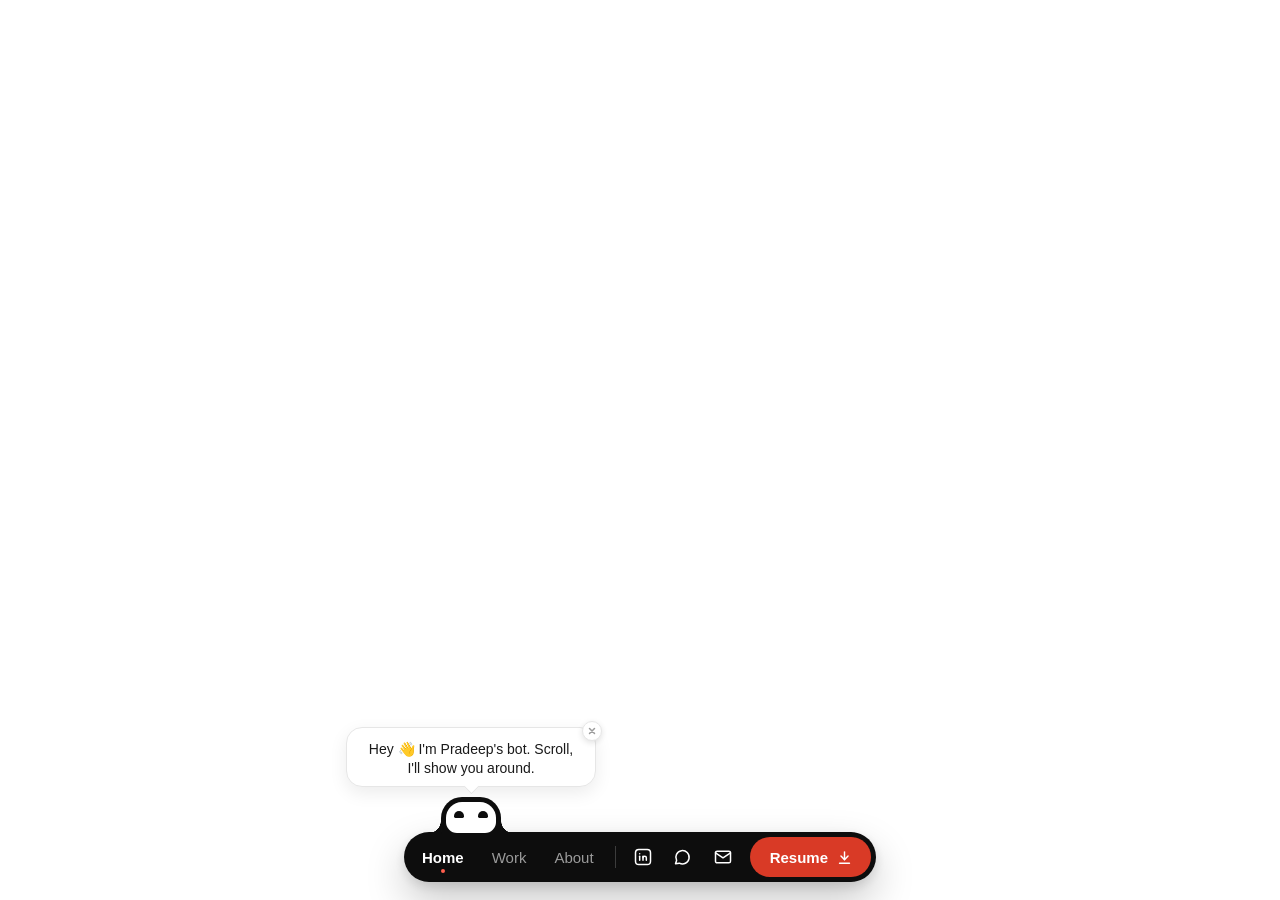
<file: index.html>
<!doctype html>

<!-- Made in Framer · framer.com -->

<!-- Published Oct 27, 2026, 5:00 PM UTC -->

<html lang="en">

<head>
<!-- theme-boot: apply the saved dark theme before the first paint, so moving
     between pages never flashes a white screen while the page loads. -->
<script>try{if(localStorage.getItem("pradeep_theme")==="dark"){var d=document.documentElement;d.setAttribute("toggle-theme","dark")}}catch(e){}</script>
<style>html[toggle-theme="dark"],html[toggle-theme="dark"] body{background-color:#1a1a1a;color-scheme:dark}</style>
<!-- Perf: open connections to the CDNs early. Framer renders the whole page in JS,
     so its modules and fonts are on the critical path. -->
<link rel="preconnect" href="https://framerusercontent.com" crossorigin>
<link rel="preconnect" href="https://framerusercontent.com">
<link rel="preconnect" href="https://fonts.gstatic.com" crossorigin>
<script>
// Framer's router renders from its own route ("/"), so the URL is swapped
// while the page boots. Once loaded the real file URL is put back, so Back
// and reload request a file that exists instead of a missing "/".
try {
  var realUrl = location.href;
  history.replaceState(null, "", "/");
  window.addEventListener("load", function () {
    setTimeout(function () {
      try { history.replaceState(history.state, "", realUrl); } catch(e) {}
    }, 0);
  });
} catch(e) {}

document.addEventListener("click", function(e) {
  var a = e.target.closest("a");
  if (!a) return;
  var href = a.getAttribute("href");
  if (!href) return;

  // Project cards: open the local case study pages instead of Framer's hosted
  // CMS pages (which bring their own extra navigation bar)
  var caseStudies = {
    "fitness-tracker-app-revamp": "./fitness-tracker.html",
    "social-dining-app-design": "./social-dining.html",
    "collaborative-learning-app-design": "./collaborative-learning.html",
    "lomo-track": "./lomo-track.html"
  };
  var slug = (href.match(/projects\/([a-z0-9-]+)\/?$/) || [])[1];
  if (slug && caseStudies[slug]) {
    e.preventDefault();
    e.stopImmediatePropagation();
    window.location.href = caseStudies[slug];
    return;
  }

  if (href === "/projects" || href === "./projects" || href.endsWith("/projects")) {
    e.preventDefault();
    window.location.href = "./projects.html";
  } else if (href === "/about" || href === "./about" || href.endsWith("/about")) {
    e.preventDefault();
    window.location.href = "./about.html";
  } else if (href === "/" || href === "./") {
    e.preventDefault();
    window.location.href = "./index.html";
  }
}, true);
</script>
<title>Pradeep - UX Portfolio</title>

	<meta charset="utf-8">

	<meta name="viewport" content="width=device-width">

	<meta name="generator" content="Framer 68e1053">

	<title>Pradeep - UX Portfolio</title>

    <link rel="canonical" href="https://ux-portfolio-pradeep.framer.website/"><meta property="og:url" content="https://ux-portfolio-pradeep.framer.website/"><meta name="description" content="Designed for new designers, this Framer Template makes portfolio creation easy. Its minimalist, customizable design lets you add personal touches efficiently.">

    <meta name="framer-search-index" content="https://framerusercontent.com/sites/4tGCKX4DF1nGIVxzL1r9zE/searchIndex-YKefqecwpSdL.json">

    <meta name="framer-search-index-fallback" content="https://framerusercontent.com/sites/4tGCKX4DF1nGIVxzL1r9zE/searchIndex-vO0HWZeiZudH.json">

    <link href="https://framerusercontent.com/images/rfN9d7siUxypcepbPeCJwhFuNs.jpeg" rel="icon" media="(prefers-color-scheme: light)">

    <link href="https://framerusercontent.com/images/rfN9d7siUxypcepbPeCJwhFuNs.jpeg" rel="icon" media="(prefers-color-scheme: dark)">

    <!-- Open Graph -->

    <meta property="og:type" content="website">

    <meta property="og:title" content="Pradeep - UX Portfolio">

    <meta property="og:description" content="Designed for new designers, this Framer Template makes portfolio creation easy. Its minimalist, customizable design lets you add personal touches efficiently.">

    <!-- X -->

    <meta name="twitter:card" content="summary_large_image">

    <meta name="twitter:title" content="Pradeep - UX Portfolio">

    <meta name="twitter:description" content="Designed for new designers, this Framer Template makes portfolio creation easy. Its minimalist, customizable design lets you add personal touches efficiently.">

	

	

	<!-- Disable Framer Editor Bar and Badges -->
	<script type="importmap">
	{
		"imports": {
			"https://framer.com/edit/init.mjs": "data:text/javascript,export function createEditorBar(){ return () => null; }",
			"https://app.framerstatic.com/EditButton-R7A5IJKH.mjs": "data:text/javascript,export function EditButton(){ return null; }",
			"./PX9hIOIVM.B4NMid4O.mjs": "data:text/javascript,export default function Badge(){ return null; }"
		}
	}
	</script>
	<script>
	try {
		localStorage.removeItem("__framer_force_showing_editorbar_since");
		for (var k in localStorage) {
			if (k.indexOf("framer") !== -1) localStorage.removeItem(k);
		}
	} catch(e) {}
	(function() {
		function removeFramerElements() {
			var badge = document.getElementById("__framer-badge-container");
			if (badge) badge.style.setProperty("display", "none", "important");
			var editor = document.getElementById("__framer-editorbar");
			if (editor) editor.remove();
			var badges = document.querySelectorAll(".__framer-badge, a[href*='framer.com'], [data-framer-name='Edit Content']");
			for (var i = 0; i < badges.length; i++) {
				if (badges[i].closest("#__framer-badge-container") || badges[i].classList.contains("__framer-badge") || badges[i].getAttribute("data-framer-name") === "Edit Content") {
					badges[i].style.setProperty("display", "none", "important");
				}
			}
		}
		if (typeof document !== "undefined") {
			document.addEventListener("DOMContentLoaded", removeFramerElements);
			window.addEventListener("load", removeFramerElements);
			if (typeof MutationObserver !== "undefined") {
				new MutationObserver(removeFramerElements).observe(document.documentElement, { childList: true, subtree: true });
			}
		}
	})();
	</script>
	<style>
	#__framer-badge-container,
	.__framer-badge,
	#__framer-editorbar,
	[data-framer-name="Edit Content"],
	button[class*="EditButton"],
	div[class*="EditButton"],
	iframe[id*="framer"],
	.framer-badge {
		display: none !important;
		visibility: hidden !important;
		opacity: 0 !important;
		pointer-events: none !important;
		clip: rect(0,0,0,0) !important;
		width: 0 !important;
		height: 0 !important;
		position: absolute !important;
		top: -9999px !important;
		left: -9999px !important;
	}

	/* Hero Section - Align all elements along the exact same left vertical line */
	.framer-ufjqu5 .framer-1ughbhb,
	.framer-1ughbhb {
		max-width: 1200px !important;
		width: 100% !important;
		margin-left: auto !important;
		margin-right: auto !important;
		text-align: left !important;
	}
	.framer-ufjqu5 .framer-m6sp60,
	.framer-m6sp60 {
		max-width: 1200px !important;
		width: 100% !important;
		margin-left: auto !important;
		margin-right: auto !important;
		align-items: flex-start !important;
		text-align: left !important;
	}
	.framer-ufjqu5 .framer-l5382l,
	.framer-l5382l {
		max-width: 1200px !important;
		width: 100% !important;
		text-align: left !important;
	}
	.framer-ufjqu5 .framer-csqvot-container,
	.framer-csqvot-container {
		align-self: flex-start !important;
	}
	.framer-ufjqu5 .framer-1oe0527,
	.framer-1oe0527 {
		max-width: 1200px !important;
		text-align: left !important;
	}
	</style>

	

	<link rel="stylesheet" href="css/framer-responsive.css">
	<link rel="stylesheet" href="css/bot-nav.css">
	<script src="js/bot-nav.js" defer></script>
	<script src="js/theme-toggle.js" defer></script>
	<link rel="stylesheet" href="css/projects-grid.css">
	<script src="js/projects-grid.js" defer></script>
	<link rel="stylesheet" href="css/home-canvas.css">
	<script src="js/home-canvas.js" defer></script>
	<link rel="stylesheet" href="css/experience.css">
	<script src="js/experience.js" defer></script>

	<!-- Start of headStart -->

    

    <!-- End of headStart -->

	

	<style data-framer-font-css>/* cyrillic-ext */

@font-face {

  font-family: 'Manrope';

  font-style: normal;

  font-weight: 400;

  font-display: swap;

  src: url(https://fonts.gstatic.com/s/manrope/v20/xn7gYHE41ni1AdIRggqxSuXd.woff2) format('woff2');

  unicode-range: U+0460-052F, U+1C80-1C8A, U+20B4, U+2DE0-2DFF, U+A640-A69F, U+FE2E-FE2F;

}

/* cyrillic */

@font-face {

  font-family: 'Manrope';

  font-style: normal;

  font-weight: 400;

  font-display: swap;

  src: url(https://fonts.gstatic.com/s/manrope/v20/xn7gYHE41ni1AdIRggOxSuXd.woff2) format('woff2');

  unicode-range: U+0301, U+0400-045F, U+0490-0491, U+04B0-04B1, U+2116;

}

/* greek */

@font-face {

  font-family: 'Manrope';

  font-style: normal;

  font-weight: 400;

  font-display: swap;

  src: url(https://fonts.gstatic.com/s/manrope/v20/xn7gYHE41ni1AdIRggSxSuXd.woff2) format('woff2');

  unicode-range: U+0370-0377, U+037A-037F, U+0384-038A, U+038C, U+038E-03A1, U+03A3-03FF;

}

/* vietnamese */

@font-face {

  font-family: 'Manrope';

  font-style: normal;

  font-weight: 400;

  font-display: swap;

  src: url(https://fonts.gstatic.com/s/manrope/v20/xn7gYHE41ni1AdIRggixSuXd.woff2) format('woff2');

  unicode-range: U+0102-0103, U+0110-0111, U+0128-0129, U+0168-0169, U+01A0-01A1, U+01AF-01B0, U+0300-0301, U+0303-0304, U+0308-0309, U+0323, U+0329, U+1EA0-1EF9, U+20AB;

}

/* latin-ext */

@font-face {

  font-family: 'Manrope';

  font-style: normal;

  font-weight: 400;

  font-display: swap;

  src: url(https://fonts.gstatic.com/s/manrope/v20/xn7gYHE41ni1AdIRggmxSuXd.woff2) format('woff2');

  unicode-range: U+0100-02BA, U+02BD-02C5, U+02C7-02CC, U+02CE-02D7, U+02DD-02FF, U+0304, U+0308, U+0329, U+1D00-1DBF, U+1E00-1E9F, U+1EF2-1EFF, U+2020, U+20A0-20AB, U+20AD-20C4, U+2113, U+2C60-2C7F, U+A720-A7FF;

}

/* latin */

@font-face {

  font-family: 'Manrope';

  font-style: normal;

  font-weight: 400;

  font-display: swap;

  src: url(https://fonts.gstatic.com/s/manrope/v20/xn7gYHE41ni1AdIRggexSg.woff2) format('woff2');

  unicode-range: U+0000-00FF, U+0131, U+0152-0153, U+02BB-02BC, U+02C6, U+02DA, U+02DC, U+0304, U+0308, U+0329, U+2000-206F, U+20AC, U+2122, U+2191, U+2193, U+2212, U+2215, U+FEFF, U+FFFD;

}

/* cyrillic-ext */

@font-face {

  font-family: 'Manrope';

  font-style: normal;

  font-weight: 500;

  font-display: swap;

  src: url(https://fonts.gstatic.com/s/manrope/v20/xn7gYHE41ni1AdIRggqxSuXd.woff2) format('woff2');

  unicode-range: U+0460-052F, U+1C80-1C8A, U+20B4, U+2DE0-2DFF, U+A640-A69F, U+FE2E-FE2F;

}

/* cyrillic */

@font-face {

  font-family: 'Manrope';

  font-style: normal;

  font-weight: 500;

  font-display: swap;

  src: url(https://fonts.gstatic.com/s/manrope/v20/xn7gYHE41ni1AdIRggOxSuXd.woff2) format('woff2');

  unicode-range: U+0301, U+0400-045F, U+0490-0491, U+04B0-04B1, U+2116;

}

/* greek */

@font-face {

  font-family: 'Manrope';

  font-style: normal;

  font-weight: 500;

  font-display: swap;

  src: url(https://fonts.gstatic.com/s/manrope/v20/xn7gYHE41ni1AdIRggSxSuXd.woff2) format('woff2');

  unicode-range: U+0370-0377, U+037A-037F, U+0384-038A, U+038C, U+038E-03A1, U+03A3-03FF;

}

/* vietnamese */

@font-face {

  font-family: 'Manrope';

  font-style: normal;

  font-weight: 500;

  font-display: swap;

  src: url(https://fonts.gstatic.com/s/manrope/v20/xn7gYHE41ni1AdIRggixSuXd.woff2) format('woff2');

  unicode-range: U+0102-0103, U+0110-0111, U+0128-0129, U+0168-0169, U+01A0-01A1, U+01AF-01B0, U+0300-0301, U+0303-0304, U+0308-0309, U+0323, U+0329, U+1EA0-1EF9, U+20AB;

}

/* latin-ext */

@font-face {

  font-family: 'Manrope';

  font-style: normal;

  font-weight: 500;

  font-display: swap;

  src: url(https://fonts.gstatic.com/s/manrope/v20/xn7gYHE41ni1AdIRggmxSuXd.woff2) format('woff2');

  unicode-range: U+0100-02BA, U+02BD-02C5, U+02C7-02CC, U+02CE-02D7, U+02DD-02FF, U+0304, U+0308, U+0329, U+1D00-1DBF, U+1E00-1E9F, U+1EF2-1EFF, U+2020, U+20A0-20AB, U+20AD-20C4, U+2113, U+2C60-2C7F, U+A720-A7FF;

}

/* latin */

@font-face {

  font-family: 'Manrope';

  font-style: normal;

  font-weight: 500;

  font-display: swap;

  src: url(https://fonts.gstatic.com/s/manrope/v20/xn7gYHE41ni1AdIRggexSg.woff2) format('woff2');

  unicode-range: U+0000-00FF, U+0131, U+0152-0153, U+02BB-02BC, U+02C6, U+02DA, U+02DC, U+0304, U+0308, U+0329, U+2000-206F, U+20AC, U+2122, U+2191, U+2193, U+2212, U+2215, U+FEFF, U+FFFD;

}

/* cyrillic-ext */

@font-face {

  font-family: 'Manrope';

  font-style: normal;

  font-weight: 600;

  font-display: swap;

  src: url(https://fonts.gstatic.com/s/manrope/v20/xn7gYHE41ni1AdIRggqxSuXd.woff2) format('woff2');

  unicode-range: U+0460-052F, U+1C80-1C8A, U+20B4, U+2DE0-2DFF, U+A640-A69F, U+FE2E-FE2F;

}

/* cyrillic */

@font-face {

  font-family: 'Manrope';

  font-style: normal;

  font-weight: 600;

  font-display: swap;

  src: url(https://fonts.gstatic.com/s/manrope/v20/xn7gYHE41ni1AdIRggOxSuXd.woff2) format('woff2');

  unicode-range: U+0301, U+0400-045F, U+0490-0491, U+04B0-04B1, U+2116;

}

/* greek */

@font-face {

  font-family: 'Manrope';

  font-style: normal;

  font-weight: 600;

  font-display: swap;

  src: url(https://fonts.gstatic.com/s/manrope/v20/xn7gYHE41ni1AdIRggSxSuXd.woff2) format('woff2');

  unicode-range: U+0370-0377, U+037A-037F, U+0384-038A, U+038C, U+038E-03A1, U+03A3-03FF;

}

/* vietnamese */

@font-face {

  font-family: 'Manrope';

  font-style: normal;

  font-weight: 600;

  font-display: swap;

  src: url(https://fonts.gstatic.com/s/manrope/v20/xn7gYHE41ni1AdIRggixSuXd.woff2) format('woff2');

  unicode-range: U+0102-0103, U+0110-0111, U+0128-0129, U+0168-0169, U+01A0-01A1, U+01AF-01B0, U+0300-0301, U+0303-0304, U+0308-0309, U+0323, U+0329, U+1EA0-1EF9, U+20AB;

}

/* latin-ext */

@font-face {

  font-family: 'Manrope';

  font-style: normal;

  font-weight: 600;

  font-display: swap;

  src: url(https://fonts.gstatic.com/s/manrope/v20/xn7gYHE41ni1AdIRggmxSuXd.woff2) format('woff2');

  unicode-range: U+0100-02BA, U+02BD-02C5, U+02C7-02CC, U+02CE-02D7, U+02DD-02FF, U+0304, U+0308, U+0329, U+1D00-1DBF, U+1E00-1E9F, U+1EF2-1EFF, U+2020, U+20A0-20AB, U+20AD-20C4, U+2113, U+2C60-2C7F, U+A720-A7FF;

}

/* latin */

@font-face {

  font-family: 'Manrope';

  font-style: normal;

  font-weight: 600;

  font-display: swap;

  src: url(https://fonts.gstatic.com/s/manrope/v20/xn7gYHE41ni1AdIRggexSg.woff2) format('woff2');

  unicode-range: U+0000-00FF, U+0131, U+0152-0153, U+02BB-02BC, U+02C6, U+02DA, U+02DC, U+0304, U+0308, U+0329, U+2000-206F, U+20AC, U+2122, U+2191, U+2193, U+2212, U+2215, U+FEFF, U+FFFD;

}

/* cyrillic-ext */

@font-face {

  font-family: 'Manrope';

  font-style: normal;

  font-weight: 700;

  font-display: swap;

  src: url(https://fonts.gstatic.com/s/manrope/v20/xn7gYHE41ni1AdIRggqxSuXd.woff2) format('woff2');

  unicode-range: U+0460-052F, U+1C80-1C8A, U+20B4, U+2DE0-2DFF, U+A640-A69F, U+FE2E-FE2F;

}

/* cyrillic */

@font-face {

  font-family: 'Manrope';

  font-style: normal;

  font-weight: 700;

  font-display: swap;

  src: url(https://fonts.gstatic.com/s/manrope/v20/xn7gYHE41ni1AdIRggOxSuXd.woff2) format('woff2');

  unicode-range: U+0301, U+0400-045F, U+0490-0491, U+04B0-04B1, U+2116;

}

/* greek */

@font-face {

  font-family: 'Manrope';

  font-style: normal;

  font-weight: 700;

  font-display: swap;

  src: url(https://fonts.gstatic.com/s/manrope/v20/xn7gYHE41ni1AdIRggSxSuXd.woff2) format('woff2');

  unicode-range: U+0370-0377, U+037A-037F, U+0384-038A, U+038C, U+038E-03A1, U+03A3-03FF;

}

/* vietnamese */

@font-face {

  font-family: 'Manrope';

  font-style: normal;

  font-weight: 700;

  font-display: swap;

  src: url(https://fonts.gstatic.com/s/manrope/v20/xn7gYHE41ni1AdIRggixSuXd.woff2) format('woff2');

  unicode-range: U+0102-0103, U+0110-0111, U+0128-0129, U+0168-0169, U+01A0-01A1, U+01AF-01B0, U+0300-0301, U+0303-0304, U+0308-0309, U+0323, U+0329, U+1EA0-1EF9, U+20AB;

}

/* latin-ext */

@font-face {

  font-family: 'Manrope';

  font-style: normal;

  font-weight: 700;

  font-display: swap;

  src: url(https://fonts.gstatic.com/s/manrope/v20/xn7gYHE41ni1AdIRggmxSuXd.woff2) format('woff2');

  unicode-range: U+0100-02BA, U+02BD-02C5, U+02C7-02CC, U+02CE-02D7, U+02DD-02FF, U+0304, U+0308, U+0329, U+1D00-1DBF, U+1E00-1E9F, U+1EF2-1EFF, U+2020, U+20A0-20AB, U+20AD-20C4, U+2113, U+2C60-2C7F, U+A720-A7FF;

}

/* latin */

@font-face {

  font-family: 'Manrope';

  font-style: normal;

  font-weight: 700;

  font-display: swap;

  src: url(https://fonts.gstatic.com/s/manrope/v20/xn7gYHE41ni1AdIRggexSg.woff2) format('woff2');

  unicode-range: U+0000-00FF, U+0131, U+0152-0153, U+02BB-02BC, U+02C6, U+02DA, U+02DC, U+0304, U+0308, U+0329, U+2000-206F, U+20AC, U+2122, U+2191, U+2193, U+2212, U+2215, U+FEFF, U+FFFD;

}

/* cyrillic-ext */

@font-face {

  font-family: 'Manrope';

  font-style: normal;

  font-weight: 800;

  font-display: swap;

  src: url(https://fonts.gstatic.com/s/manrope/v20/xn7gYHE41ni1AdIRggqxSuXd.woff2) format('woff2');

  unicode-range: U+0460-052F, U+1C80-1C8A, U+20B4, U+2DE0-2DFF, U+A640-A69F, U+FE2E-FE2F;

}

/* cyrillic */

@font-face {

  font-family: 'Manrope';

  font-style: normal;

  font-weight: 800;

  font-display: swap;

  src: url(https://fonts.gstatic.com/s/manrope/v20/xn7gYHE41ni1AdIRggOxSuXd.woff2) format('woff2');

  unicode-range: U+0301, U+0400-045F, U+0490-0491, U+04B0-04B1, U+2116;

}

/* greek */

@font-face {

  font-family: 'Manrope';

  font-style: normal;

  font-weight: 800;

  font-display: swap;

  src: url(https://fonts.gstatic.com/s/manrope/v20/xn7gYHE41ni1AdIRggSxSuXd.woff2) format('woff2');

  unicode-range: U+0370-0377, U+037A-037F, U+0384-038A, U+038C, U+038E-03A1, U+03A3-03FF;

}

/* vietnamese */

@font-face {

  font-family: 'Manrope';

  font-style: normal;

  font-weight: 800;

  font-display: swap;

  src: url(https://fonts.gstatic.com/s/manrope/v20/xn7gYHE41ni1AdIRggixSuXd.woff2) format('woff2');

  unicode-range: U+0102-0103, U+0110-0111, U+0128-0129, U+0168-0169, U+01A0-01A1, U+01AF-01B0, U+0300-0301, U+0303-0304, U+0308-0309, U+0323, U+0329, U+1EA0-1EF9, U+20AB;

}

/* latin-ext */

@font-face {

  font-family: 'Manrope';

  font-style: normal;

  font-weight: 800;

  font-display: swap;

  src: url(https://fonts.gstatic.com/s/manrope/v20/xn7gYHE41ni1AdIRggmxSuXd.woff2) format('woff2');

  unicode-range: U+0100-02BA, U+02BD-02C5, U+02C7-02CC, U+02CE-02D7, U+02DD-02FF, U+0304, U+0308, U+0329, U+1D00-1DBF, U+1E00-1E9F, U+1EF2-1EFF, U+2020, U+20A0-20AB, U+20AD-20C4, U+2113, U+2C60-2C7F, U+A720-A7FF;

}

/* latin */

@font-face {

  font-family: 'Manrope';

  font-style: normal;

  font-weight: 800;

  font-display: swap;

  src: url(https://fonts.gstatic.com/s/manrope/v20/xn7gYHE41ni1AdIRggexSg.woff2) format('woff2');

  unicode-range: U+0000-00FF, U+0131, U+0152-0153, U+02BB-02BC, U+02C6, U+02DA, U+02DC, U+0304, U+0308, U+0329, U+2000-206F, U+20AC, U+2122, U+2191, U+2193, U+2212, U+2215, U+FEFF, U+FFFD;

}

/* latin-ext */

@font-face {

  font-family: 'DM Mono';

  font-style: normal;

  font-weight: 400;

  src: url(https://fonts.gstatic.com/s/dmmono/v16/aFTU7PB1QTsUX8KYthSQBLyM.woff2) format('woff2');

  unicode-range: U+0100-02BA, U+02BD-02C5, U+02C7-02CC, U+02CE-02D7, U+02DD-02FF, U+0304, U+0308, U+0329, U+1D00-1DBF, U+1E00-1E9F, U+1EF2-1EFF, U+2020, U+20A0-20AB, U+20AD-20C4, U+2113, U+2C60-2C7F, U+A720-A7FF;

}

/* latin */

@font-face {

  font-family: 'DM Mono';

  font-style: normal;

  font-weight: 400;

  src: url(https://fonts.gstatic.com/s/dmmono/v16/aFTU7PB1QTsUX8KYthqQBA.woff2) format('woff2');

  unicode-range: U+0000-00FF, U+0131, U+0152-0153, U+02BB-02BC, U+02C6, U+02DA, U+02DC, U+0304, U+0308, U+0329, U+2000-206F, U+20AC, U+2122, U+2191, U+2193, U+2212, U+2215, U+FEFF, U+FFFD;

}

/* cherokee */

@font-face {

  font-family: 'Explora';

  font-style: normal;

  font-weight: 400;

  src: url(https://fonts.gstatic.com/s/explora/v11/tsstApxFfjUH4wrvQ06Fo0C3.woff2) format('woff2');

  unicode-range: U+0300-0302, U+0304, U+030B-030C, U+0323-0324, U+0330-0331, U+13A0-13FF, U+AB70-ABBF;

}

/* vietnamese */

@font-face {

  font-family: 'Explora';

  font-style: normal;

  font-weight: 400;

  src: url(https://fonts.gstatic.com/s/explora/v11/tsstApxFfjUH4wrvQ1KFo0C3.woff2) format('woff2');

  unicode-range: U+0102-0103, U+0110-0111, U+0128-0129, U+0168-0169, U+01A0-01A1, U+01AF-01B0, U+0300-0301, U+0303-0304, U+0308-0309, U+0323, U+0329, U+1EA0-1EF9, U+20AB;

}

/* latin-ext */

@font-face {

  font-family: 'Explora';

  font-style: normal;

  font-weight: 400;

  src: url(https://fonts.gstatic.com/s/explora/v11/tsstApxFfjUH4wrvQ1OFo0C3.woff2) format('woff2');

  unicode-range: U+0100-02BA, U+02BD-02C5, U+02C7-02CC, U+02CE-02D7, U+02DD-02FF, U+0304, U+0308, U+0329, U+1D00-1DBF, U+1E00-1E9F, U+1EF2-1EFF, U+2020, U+20A0-20AB, U+20AD-20C4, U+2113, U+2C60-2C7F, U+A720-A7FF;

}

/* latin */

@font-face {

  font-family: 'Explora';

  font-style: normal;

  font-weight: 400;

  src: url(https://fonts.gstatic.com/s/explora/v11/tsstApxFfjUH4wrvQ12Fow.woff2) format('woff2');

  unicode-range: U+0000-00FF, U+0131, U+0152-0153, U+02BB-02BC, U+02C6, U+02DA, U+02DC, U+0304, U+0308, U+0329, U+2000-206F, U+20AC, U+2122, U+2191, U+2193, U+2212, U+2215, U+FEFF, U+FFFD;

}

/* cyrillic-ext */

@font-face {

  font-family: 'Fragment Mono';

  font-style: normal;

  font-weight: 400;

  src: url(https://fonts.gstatic.com/s/fragmentmono/v6/4iCr6K5wfMRRjxp0DA6-2CLnB45HhrUI.woff2) format('woff2');

  unicode-range: U+0460-052F, U+1C80-1C8A, U+20B4, U+2DE0-2DFF, U+A640-A69F, U+FE2E-FE2F;

}

/* latin-ext */

@font-face {

  font-family: 'Fragment Mono';

  font-style: normal;

  font-weight: 400;

  src: url(https://fonts.gstatic.com/s/fragmentmono/v6/4iCr6K5wfMRRjxp0DA6-2CLnB41HhrUI.woff2) format('woff2');

  unicode-range: U+0100-02BA, U+02BD-02C5, U+02C7-02CC, U+02CE-02D7, U+02DD-02FF, U+0304, U+0308, U+0329, U+1D00-1DBF, U+1E00-1E9F, U+1EF2-1EFF, U+2020, U+20A0-20AB, U+20AD-20C4, U+2113, U+2C60-2C7F, U+A720-A7FF;

}

/* latin */

@font-face {

  font-family: 'Fragment Mono';

  font-style: normal;

  font-weight: 400;

  src: url(https://fonts.gstatic.com/s/fragmentmono/v6/4iCr6K5wfMRRjxp0DA6-2CLnB4NHhg.woff2) format('woff2');

  unicode-range: U+0000-00FF, U+0131, U+0152-0153, U+02BB-02BC, U+02C6, U+02DA, U+02DC, U+0304, U+0308, U+0329, U+2000-206F, U+20AC, U+2122, U+2191, U+2193, U+2212, U+2215, U+FEFF, U+FFFD;

}



@font-face { font-family: "Instrument Sans"; src: url("https://fonts.gstatic.com/s/instrumentsans/v4/pximypc9vsFDm051Uf6KVwgkfoSxQ0GsQv8ToedPibnr-yp2JGEJOH9npSTF-QfwmS0v3_7Y.woff2"); font-display: swap; font-style: normal; font-weight: 400 }

@font-face { font-family: "Instrument Sans"; src: url("https://fonts.gstatic.com/s/instrumentsans/v4/pximypc9vsFDm051Uf6KVwgkfoSxQ0GsQv8ToedPibnr-yp2JGEJOH9npST3-QfwmS0v3_7Y.woff2"); font-display: swap; font-style: normal; font-weight: 500 }

@font-face { font-family: "Instrument Sans"; src: url("https://fonts.gstatic.com/s/instrumentsans/v4/pximypc9vsFDm051Uf6KVwgkfoSxQ0GsQv8ToedPibnr-yp2JGEJOH9npSQi_gfwmS0v3_7Y.woff2"); font-display: swap; font-style: normal; font-weight: 700 }

@font-face { font-family: "Instrument Sans"; src: url("https://fonts.gstatic.com/s/instrumentsans/v4/pxigypc9vsFDm051Uf6KVwgkfoSbSnNPooZAN0lInHGpCWNE27lgU-XJojENugixkywN2u7YUwU.woff2"); font-display: swap; font-style: italic; font-weight: 700 }

@font-face { font-family: "Instrument Sans"; src: url("https://fonts.gstatic.com/s/instrumentsans/v4/pxigypc9vsFDm051Uf6KVwgkfoSbSnNPooZAN0lInHGpCWNE27lgU-XJojENut22kywN2u7YUwU.woff2"); font-display: swap; font-style: italic; font-weight: 500 }

@font-face { font-family: "Inter Display"; src: url("https://framerusercontent.com/assets/ePuN3mCjzajIHnyCdvKBFiZkyY0.woff2"); font-display: swap; font-style: normal; font-weight: 500; unicode-range: U+0460-052F, U+1C80-1C88, U+20B4, U+2DE0-2DFF, U+A640-A69F, U+FE2E-FE2F }

@font-face { font-family: "Inter Display"; src: url("https://framerusercontent.com/assets/V3j1L0o5vPFKe26Sw4HcpXCfHo.woff2"); font-display: swap; font-style: normal; font-weight: 500; unicode-range: U+0301, U+0400-045F, U+0490-0491, U+04B0-04B1, U+2116 }

@font-face { font-family: "Inter Display"; src: url("https://framerusercontent.com/assets/F3kdpd2N0cToWV5huaZjjgM.woff2"); font-display: swap; font-style: normal; font-weight: 500; unicode-range: U+1F00-1FFF }

@font-face { font-family: "Inter Display"; src: url("https://framerusercontent.com/assets/0iDmxkizU9goZoclqIqsV5rvETU.woff2"); font-display: swap; font-style: normal; font-weight: 500; unicode-range: U+0370-03FF }

@font-face { font-family: "Inter Display"; src: url("https://framerusercontent.com/assets/r0mv3NegmA0akcQsNFotG32Las.woff2"); font-display: swap; font-style: normal; font-weight: 500; unicode-range: U+0100-024F, U+0259, U+1E00-1EFF, U+2020, U+20A0-20AB, U+20AD-20CF, U+2113, U+2C60-2C7F, U+A720-A7FF }

@font-face { font-family: "Inter Display"; src: url("https://framerusercontent.com/assets/iwWTDc49ENF2tCHbqlNARXw6Ug.woff2"); font-display: swap; font-style: normal; font-weight: 500; unicode-range: U+0000-00FF, U+0131, U+0152-0153, U+02BB-02BC, U+02C6, U+02DA, U+02DC, U+2000-206F, U+2070, U+2074-207E, U+2080-208E, U+20AC, U+2122, U+2191, U+2193, U+2212, U+2215, U+FEFF, U+FFFD }

@font-face { font-family: "Inter Display"; src: url("https://framerusercontent.com/assets/Ii21jnSJkulBKsHHXKlapi7fv9w.woff2"); font-display: swap; font-style: normal; font-weight: 500; unicode-range: U+0102-0103, U+0110-0111, U+0128-0129, U+0168-0169, U+01A0-01A1, U+01AF-01B0, U+1EA0-1EF9, U+20AB }

@font-face { font-family: "Inter Display"; src: url("https://framerusercontent.com/assets/2uIBiALfCHVpWbHqRMZutfT7giU.woff2"); font-display: swap; font-style: normal; font-weight: 400; unicode-range: U+0460-052F, U+1C80-1C88, U+20B4, U+2DE0-2DFF, U+A640-A69F, U+FE2E-FE2F }

@font-face { font-family: "Inter Display"; src: url("https://framerusercontent.com/assets/Zwfz6xbVe5pmcWRJRgBDHnMkOkI.woff2"); font-display: swap; font-style: normal; font-weight: 400; unicode-range: U+0301, U+0400-045F, U+0490-0491, U+04B0-04B1, U+2116 }

@font-face { font-family: "Inter Display"; src: url("https://framerusercontent.com/assets/U9LaDDmbRhzX3sB8g8glTy5feTE.woff2"); font-display: swap; font-style: normal; font-weight: 400; unicode-range: U+1F00-1FFF }

@font-face { font-family: "Inter Display"; src: url("https://framerusercontent.com/assets/tVew2LzXJ1t7QfxP1gdTIdj2o0g.woff2"); font-display: swap; font-style: normal; font-weight: 400; unicode-range: U+0370-03FF }

@font-face { font-family: "Inter Display"; src: url("https://framerusercontent.com/assets/DF7bjCRmStYPqSb945lAlMfCCVQ.woff2"); font-display: swap; font-style: normal; font-weight: 400; unicode-range: U+0100-024F, U+0259, U+1E00-1EFF, U+2020, U+20A0-20AB, U+20AD-20CF, U+2113, U+2C60-2C7F, U+A720-A7FF }

@font-face { font-family: "Inter Display"; src: url("https://framerusercontent.com/assets/bHYNJqzTyl2lqvmMiRRS6Y16Es.woff2"); font-display: swap; font-style: normal; font-weight: 400; unicode-range: U+0000-00FF, U+0131, U+0152-0153, U+02BB-02BC, U+02C6, U+02DA, U+02DC, U+2000-206F, U+2070, U+2074-207E, U+2080-208E, U+20AC, U+2122, U+2191, U+2193, U+2212, U+2215, U+FEFF, U+FFFD }

@font-face { font-family: "Inter Display"; src: url("https://framerusercontent.com/assets/vebZUMjGyKkYsfcY73iwWTzLNag.woff2"); font-display: swap; font-style: normal; font-weight: 400; unicode-range: U+0102-0103, U+0110-0111, U+0128-0129, U+0168-0169, U+01A0-01A1, U+01AF-01B0, U+1EA0-1EF9, U+20AB }

@font-face { font-family: "Lora"; src: url("https://framerusercontent.com/third-party-assets/fontshare/wf/LEPTJ56CXEIFZS2BZMKVGQGQR3J75WRT/47CWKKJO46R4EDFFM7QZRCL3WAPMSJU2/36HN3YOOACEGVWTJT3K4CDUJYXSWVW5S.woff2"); font-display: swap; font-style: normal; font-weight: 600 }

@font-face { font-family: "Inter"; src: url("https://framerusercontent.com/assets/5vvr9Vy74if2I6bQbJvbw7SY1pQ.woff2"); font-display: swap; font-style: normal; font-weight: 400; unicode-range: U+0460-052F, U+1C80-1C88, U+20B4, U+2DE0-2DFF, U+A640-A69F, U+FE2E-FE2F }

@font-face { font-family: "Inter"; src: url("https://framerusercontent.com/assets/EOr0mi4hNtlgWNn9if640EZzXCo.woff2"); font-display: swap; font-style: normal; font-weight: 400; unicode-range: U+0301, U+0400-045F, U+0490-0491, U+04B0-04B1, U+2116 }

@font-face { font-family: "Inter"; src: url("https://framerusercontent.com/assets/Y9k9QrlZAqio88Klkmbd8VoMQc.woff2"); font-display: swap; font-style: normal; font-weight: 400; unicode-range: U+1F00-1FFF }

@font-face { font-family: "Inter"; src: url("https://framerusercontent.com/assets/OYrD2tBIBPvoJXiIHnLoOXnY9M.woff2"); font-display: swap; font-style: normal; font-weight: 400; unicode-range: U+0370-03FF }

@font-face { font-family: "Inter"; src: url("https://framerusercontent.com/assets/JeYwfuaPfZHQhEG8U5gtPDZ7WQ.woff2"); font-display: swap; font-style: normal; font-weight: 400; unicode-range: U+0100-024F, U+0259, U+1E00-1EFF, U+2020, U+20A0-20AB, U+20AD-20CF, U+2113, U+2C60-2C7F, U+A720-A7FF }

@font-face { font-family: "Inter"; src: url("https://framerusercontent.com/assets/GrgcKwrN6d3Uz8EwcLHZxwEfC4.woff2"); font-display: swap; font-style: normal; font-weight: 400; unicode-range: U+0000-00FF, U+0131, U+0152-0153, U+02BB-02BC, U+02C6, U+02DA, U+02DC, U+2000-206F, U+2070, U+2074-207E, U+2080-208E, U+20AC, U+2122, U+2191, U+2193, U+2212, U+2215, U+FEFF, U+FFFD }

@font-face { font-family: "Inter"; src: url("https://framerusercontent.com/assets/b6Y37FthZeALduNqHicBT6FutY.woff2"); font-display: swap; font-style: normal; font-weight: 400; unicode-range: U+0102-0103, U+0110-0111, U+0128-0129, U+0168-0169, U+01A0-01A1, U+01AF-01B0, U+1EA0-1EF9, U+20AB }

@font-face { font-family: "Inter"; src: url("https://framerusercontent.com/assets/CfMzU8w2e7tHgF4T4rATMPuWosA.woff2"); font-display: swap; font-style: italic; font-weight: 400; unicode-range: U+0460-052F, U+1C80-1C88, U+20B4, U+2DE0-2DFF, U+A640-A69F, U+FE2E-FE2F }

@font-face { font-family: "Inter"; src: url("https://framerusercontent.com/assets/867QObYax8ANsfX4TGEVU9YiCM.woff2"); font-display: swap; font-style: italic; font-weight: 400; unicode-range: U+0301, U+0400-045F, U+0490-0491, U+04B0-04B1, U+2116 }

@font-face { font-family: "Inter"; src: url("https://framerusercontent.com/assets/Oyn2ZbENFdnW7mt2Lzjk1h9Zb9k.woff2"); font-display: swap; font-style: italic; font-weight: 400; unicode-range: U+1F00-1FFF }

@font-face { font-family: "Inter"; src: url("https://framerusercontent.com/assets/cdAe8hgZ1cMyLu9g005pAW3xMo.woff2"); font-display: swap; font-style: italic; font-weight: 400; unicode-range: U+0370-03FF }

@font-face { font-family: "Inter"; src: url("https://framerusercontent.com/assets/DOfvtmE1UplCq161m6Hj8CSQYg.woff2"); font-display: swap; font-style: italic; font-weight: 400; unicode-range: U+0100-024F, U+0259, U+1E00-1EFF, U+2020, U+20A0-20AB, U+20AD-20CF, U+2113, U+2C60-2C7F, U+A720-A7FF }

@font-face { font-family: "Inter"; src: url("https://framerusercontent.com/assets/pKRFNWFoZl77qYCAIp84lN1h944.woff2"); font-display: swap; font-style: italic; font-weight: 400; unicode-range: U+0000-00FF, U+0131, U+0152-0153, U+02BB-02BC, U+02C6, U+02DA, U+02DC, U+2000-206F, U+2070, U+2074-207E, U+2080-208E, U+20AC, U+2122, U+2191, U+2193, U+2212, U+2215, U+FEFF, U+FFFD }

@font-face { font-family: "Inter"; src: url("https://framerusercontent.com/assets/tKtBcDnBMevsEEJKdNGhhkLzYo.woff2"); font-display: swap; font-style: italic; font-weight: 400; unicode-range: U+0102-0103, U+0110-0111, U+0128-0129, U+0168-0169, U+01A0-01A1, U+01AF-01B0, U+1EA0-1EF9, U+20AB }

@font-face { font-family: "Inter"; src: url("https://framerusercontent.com/assets/NXxvFRoY5LDh3yCm7MEP2jqYk.woff2"); font-style: normal; font-weight: 100; unicode-range: U+0460-052F, U+1C80-1C88, U+20B4, U+2DE0-2DFF, U+A640-A69F, U+FE2E-FE2F }

@font-face { font-family: "Inter"; src: url("https://framerusercontent.com/assets/5CcgcVyoWSqO1THBiISd6oCog.woff2"); font-style: normal; font-weight: 100; unicode-range: U+0301, U+0400-045F, U+0490-0491, U+04B0-04B1, U+2116 }

@font-face { font-family: "Inter"; src: url("https://framerusercontent.com/assets/MF544SVCvk3yNpLIz3pwDXFZPKM.woff2"); font-style: normal; font-weight: 100; unicode-range: U+1F00-1FFF }

@font-face { font-family: "Inter"; src: url("https://framerusercontent.com/assets/TNtxudDBkAm2RXdtU3rvTBwoM.woff2"); font-style: normal; font-weight: 100; unicode-range: U+0370-03FF }

@font-face { font-family: "Inter"; src: url("https://framerusercontent.com/assets/fIabp4VN5z7iJ3lNOz9qfNeQHc.woff2"); font-style: normal; font-weight: 100; unicode-range: U+0100-024F, U+0259, U+1E00-1EFF, U+2020, U+20A0-20AB, U+20AD-20CF, U+2113, U+2C60-2C7F, U+A720-A7FF }

@font-face { font-family: "Inter"; src: url("https://framerusercontent.com/assets/8kSLqTnVCEtjx0nu8PxTD4Nh5UU.woff2"); font-style: normal; font-weight: 100; unicode-range: U+0000-00FF, U+0131, U+0152-0153, U+02BB-02BC, U+02C6, U+02DA, U+02DC, U+2000-206F, U+2070, U+2074-207E, U+2080-208E, U+20AC, U+2122, U+2191, U+2193, U+2212, U+2215, U+FEFF, U+FFFD }

@font-face { font-family: "Inter"; src: url("https://framerusercontent.com/assets/9iRSYClnXA0RMygyIn6yjjWXJw.woff2"); font-style: normal; font-weight: 100; unicode-range: U+0102-0103, U+0110-0111, U+0128-0129, U+0168-0169, U+01A0-01A1, U+01AF-01B0, U+1EA0-1EF9, U+20AB }

@font-face { font-family: "Inter"; src: url("https://framerusercontent.com/assets/MVhJhYeDWxeyqT939zMNyw9p8.woff2"); font-style: normal; font-weight: 200; unicode-range: U+0460-052F, U+1C80-1C88, U+20B4, U+2DE0-2DFF, U+A640-A69F, U+FE2E-FE2F }

@font-face { font-family: "Inter"; src: url("https://framerusercontent.com/assets/WXQXYfAQJIi2pCJACAfWWXfIDqI.woff2"); font-style: normal; font-weight: 200; unicode-range: U+0301, U+0400-045F, U+0490-0491, U+04B0-04B1, U+2116 }

@font-face { font-family: "Inter"; src: url("https://framerusercontent.com/assets/RJeJJARdrtNUtic58kOz7hIgBuE.woff2"); font-style: normal; font-weight: 200; unicode-range: U+1F00-1FFF }

@font-face { font-family: "Inter"; src: url("https://framerusercontent.com/assets/4hBRAuM02i3fsxYDzyNvt5Az2so.woff2"); font-style: normal; font-weight: 200; unicode-range: U+0370-03FF }

@font-face { font-family: "Inter"; src: url("https://framerusercontent.com/assets/fz1JbBffNGgK7BNUI1mmbFBlgA8.woff2"); font-style: normal; font-weight: 200; unicode-range: U+0100-024F, U+0259, U+1E00-1EFF, U+2020, U+20A0-20AB, U+20AD-20CF, U+2113, U+2C60-2C7F, U+A720-A7FF }

@font-face { font-family: "Inter"; src: url("https://framerusercontent.com/assets/Z4sGWU2OKBoXPWulb5P25vULA.woff2"); font-style: normal; font-weight: 200; unicode-range: U+0000-00FF, U+0131, U+0152-0153, U+02BB-02BC, U+02C6, U+02DA, U+02DC, U+2000-206F, U+2070, U+2074-207E, U+2080-208E, U+20AC, U+2122, U+2191, U+2193, U+2212, U+2215, U+FEFF, U+FFFD }

@font-face { font-family: "Inter"; src: url("https://framerusercontent.com/assets/eIZyQwIlHYR0mnMSneEDMtqBPgw.woff2"); font-style: normal; font-weight: 200; unicode-range: U+0102-0103, U+0110-0111, U+0128-0129, U+0168-0169, U+01A0-01A1, U+01AF-01B0, U+1EA0-1EF9, U+20AB }

@font-face { font-family: "Inter"; src: url("https://framerusercontent.com/assets/BkDpl4ghaqvMi1btKFyG2tdbec.woff2"); font-display: swap; font-style: normal; font-weight: 300; unicode-range: U+0460-052F, U+1C80-1C88, U+20B4, U+2DE0-2DFF, U+A640-A69F, U+FE2E-FE2F }

@font-face { font-family: "Inter"; src: url("https://framerusercontent.com/assets/zAMK70AQRFSShJgUiaR5IiIhgzk.woff2"); font-display: swap; font-style: normal; font-weight: 300; unicode-range: U+0301, U+0400-045F, U+0490-0491, U+04B0-04B1, U+2116 }

@font-face { font-family: "Inter"; src: url("https://framerusercontent.com/assets/IETjvc5qzUaRoaruDpPSwCUM8.woff2"); font-display: swap; font-style: normal; font-weight: 300; unicode-range: U+1F00-1FFF }

@font-face { font-family: "Inter"; src: url("https://framerusercontent.com/assets/oLCoaT3ioA0fHdJnWR9W6k7NY.woff2"); font-display: swap; font-style: normal; font-weight: 300; unicode-range: U+0370-03FF }

@font-face { font-family: "Inter"; src: url("https://framerusercontent.com/assets/Sj0PCHQSBjFmEp6NBWg6FNaKc.woff2"); font-display: swap; font-style: normal; font-weight: 300; unicode-range: U+0100-024F, U+0259, U+1E00-1EFF, U+2020, U+20A0-20AB, U+20AD-20CF, U+2113, U+2C60-2C7F, U+A720-A7FF }

@font-face { font-family: "Inter"; src: url("https://framerusercontent.com/assets/aqiiD4LUKkKzXdjGL5UzHq8bo5w.woff2"); font-display: swap; font-style: normal; font-weight: 300; unicode-range: U+0000-00FF, U+0131, U+0152-0153, U+02BB-02BC, U+02C6, U+02DA, U+02DC, U+2000-206F, U+2070, U+2074-207E, U+2080-208E, U+20AC, U+2122, U+2191, U+2193, U+2212, U+2215, U+FEFF, U+FFFD }

@font-face { font-family: "Inter"; src: url("https://framerusercontent.com/assets/H4TfENUY1rh8R9UaSD6vngjJP3M.woff2"); font-display: swap; font-style: normal; font-weight: 300; unicode-range: U+0102-0103, U+0110-0111, U+0128-0129, U+0168-0169, U+01A0-01A1, U+01AF-01B0, U+1EA0-1EF9, U+20AB }

@font-face { font-family: "Inter"; src: url("https://framerusercontent.com/assets/5A3Ce6C9YYmCjpQx9M4inSaKU.woff2"); font-display: swap; font-style: normal; font-weight: 500; unicode-range: U+0460-052F, U+1C80-1C88, U+20B4, U+2DE0-2DFF, U+A640-A69F, U+FE2E-FE2F }

@font-face { font-family: "Inter"; src: url("https://framerusercontent.com/assets/Qx95Xyt0Ka3SGhinnbXIGpEIyP4.woff2"); font-display: swap; font-style: normal; font-weight: 500; unicode-range: U+0301, U+0400-045F, U+0490-0491, U+04B0-04B1, U+2116 }

@font-face { font-family: "Inter"; src: url("https://framerusercontent.com/assets/6mJuEAguuIuMog10gGvH5d3cl8.woff2"); font-display: swap; font-style: normal; font-weight: 500; unicode-range: U+1F00-1FFF }

@font-face { font-family: "Inter"; src: url("https://framerusercontent.com/assets/xYYWaj7wCU5zSQH0eXvSaS19wo.woff2"); font-display: swap; font-style: normal; font-weight: 500; unicode-range: U+0370-03FF }

@font-face { font-family: "Inter"; src: url("https://framerusercontent.com/assets/otTaNuNpVK4RbdlT7zDDdKvQBA.woff2"); font-display: swap; font-style: normal; font-weight: 500; unicode-range: U+0100-024F, U+0259, U+1E00-1EFF, U+2020, U+20A0-20AB, U+20AD-20CF, U+2113, U+2C60-2C7F, U+A720-A7FF }

@font-face { font-family: "Inter"; src: url("https://framerusercontent.com/assets/UjlFhCnUjxhNfep4oYBPqnEssyo.woff2"); font-display: swap; font-style: normal; font-weight: 500; unicode-range: U+0000-00FF, U+0131, U+0152-0153, U+02BB-02BC, U+02C6, U+02DA, U+02DC, U+2000-206F, U+2070, U+2074-207E, U+2080-208E, U+20AC, U+2122, U+2191, U+2193, U+2212, U+2215, U+FEFF, U+FFFD }

@font-face { font-family: "Inter"; src: url("https://framerusercontent.com/assets/DolVirEGb34pEXEp8t8FQBSK4.woff2"); font-display: swap; font-style: normal; font-weight: 500; unicode-range: U+0102-0103, U+0110-0111, U+0128-0129, U+0168-0169, U+01A0-01A1, U+01AF-01B0, U+1EA0-1EF9, U+20AB }

@font-face { font-family: "Inter"; src: url("https://framerusercontent.com/assets/hyOgCu0Xnghbimh0pE8QTvtt2AU.woff2"); font-display: swap; font-style: normal; font-weight: 600; unicode-range: U+0460-052F, U+1C80-1C88, U+20B4, U+2DE0-2DFF, U+A640-A69F, U+FE2E-FE2F }

@font-face { font-family: "Inter"; src: url("https://framerusercontent.com/assets/NeGmSOXrPBfEFIy5YZeHq17LEDA.woff2"); font-display: swap; font-style: normal; font-weight: 600; unicode-range: U+0301, U+0400-045F, U+0490-0491, U+04B0-04B1, U+2116 }

@font-face { font-family: "Inter"; src: url("https://framerusercontent.com/assets/oYaAX5himiTPYuN8vLWnqBbfD2s.woff2"); font-display: swap; font-style: normal; font-weight: 600; unicode-range: U+1F00-1FFF }

@font-face { font-family: "Inter"; src: url("https://framerusercontent.com/assets/lEJLP4R0yuCaMCjSXYHtJw72M.woff2"); font-display: swap; font-style: normal; font-weight: 600; unicode-range: U+0370-03FF }

@font-face { font-family: "Inter"; src: url("https://framerusercontent.com/assets/cRJyLNuTJR5jbyKzGi33wU9cqIQ.woff2"); font-display: swap; font-style: normal; font-weight: 600; unicode-range: U+0100-024F, U+0259, U+1E00-1EFF, U+2020, U+20A0-20AB, U+20AD-20CF, U+2113, U+2C60-2C7F, U+A720-A7FF }

@font-face { font-family: "Inter"; src: url("https://framerusercontent.com/assets/yDtI2UI8XcEg1W2je9XPN3Noo.woff2"); font-display: swap; font-style: normal; font-weight: 600; unicode-range: U+0000-00FF, U+0131, U+0152-0153, U+02BB-02BC, U+02C6, U+02DA, U+02DC, U+2000-206F, U+2070, U+2074-207E, U+2080-208E, U+20AC, U+2122, U+2191, U+2193, U+2212, U+2215, U+FEFF, U+FFFD }

@font-face { font-family: "Inter"; src: url("https://framerusercontent.com/assets/A0Wcc7NgXMjUuFdquHDrIZpzZw0.woff2"); font-display: swap; font-style: normal; font-weight: 600; unicode-range: U+0102-0103, U+0110-0111, U+0128-0129, U+0168-0169, U+01A0-01A1, U+01AF-01B0, U+1EA0-1EF9, U+20AB }

@font-face { font-family: "Inter"; src: url("https://framerusercontent.com/assets/DpPBYI0sL4fYLgAkX8KXOPVt7c.woff2"); font-display: swap; font-style: normal; font-weight: 700; unicode-range: U+0460-052F, U+1C80-1C88, U+20B4, U+2DE0-2DFF, U+A640-A69F, U+FE2E-FE2F }

@font-face { font-family: "Inter"; src: url("https://framerusercontent.com/assets/4RAEQdEOrcnDkhHiiCbJOw92Lk.woff2"); font-display: swap; font-style: normal; font-weight: 700; unicode-range: U+0301, U+0400-045F, U+0490-0491, U+04B0-04B1, U+2116 }

@font-face { font-family: "Inter"; src: url("https://framerusercontent.com/assets/1K3W8DizY3v4emK8Mb08YHxTbs.woff2"); font-display: swap; font-style: normal; font-weight: 700; unicode-range: U+1F00-1FFF }

@font-face { font-family: "Inter"; src: url("https://framerusercontent.com/assets/tUSCtfYVM1I1IchuyCwz9gDdQ.woff2"); font-display: swap; font-style: normal; font-weight: 700; unicode-range: U+0370-03FF }

@font-face { font-family: "Inter"; src: url("https://framerusercontent.com/assets/VgYFWiwsAC5OYxAycRXXvhze58.woff2"); font-display: swap; font-style: normal; font-weight: 700; unicode-range: U+0100-024F, U+0259, U+1E00-1EFF, U+2020, U+20A0-20AB, U+20AD-20CF, U+2113, U+2C60-2C7F, U+A720-A7FF }

@font-face { font-family: "Inter"; src: url("https://framerusercontent.com/assets/syRNPWzAMIrcJ3wIlPIP43KjQs.woff2"); font-display: swap; font-style: normal; font-weight: 700; unicode-range: U+0000-00FF, U+0131, U+0152-0153, U+02BB-02BC, U+02C6, U+02DA, U+02DC, U+2000-206F, U+2070, U+2074-207E, U+2080-208E, U+20AC, U+2122, U+2191, U+2193, U+2212, U+2215, U+FEFF, U+FFFD }

@font-face { font-family: "Inter"; src: url("https://framerusercontent.com/assets/GIryZETIX4IFypco5pYZONKhJIo.woff2"); font-display: swap; font-style: normal; font-weight: 700; unicode-range: U+0102-0103, U+0110-0111, U+0128-0129, U+0168-0169, U+01A0-01A1, U+01AF-01B0, U+1EA0-1EF9, U+20AB }

@font-face { font-family: "Inter"; src: url("https://framerusercontent.com/assets/PONfPc6h4EPYwJliXQBmjVx7QxI.woff2"); font-display: swap; font-style: normal; font-weight: 800; unicode-range: U+0460-052F, U+1C80-1C88, U+20B4, U+2DE0-2DFF, U+A640-A69F, U+FE2E-FE2F }

@font-face { font-family: "Inter"; src: url("https://framerusercontent.com/assets/zsnJN7Z1wdzUvepJniD3rbvJIyU.woff2"); font-display: swap; font-style: normal; font-weight: 800; unicode-range: U+0301, U+0400-045F, U+0490-0491, U+04B0-04B1, U+2116 }

@font-face { font-family: "Inter"; src: url("https://framerusercontent.com/assets/UrzZBOy7RyJEWAZGduzOeHiHuY.woff2"); font-display: swap; font-style: normal; font-weight: 800; unicode-range: U+1F00-1FFF }

@font-face { font-family: "Inter"; src: url("https://framerusercontent.com/assets/996sR9SfSDuYELz8oHhDOcErkY.woff2"); font-display: swap; font-style: normal; font-weight: 800; unicode-range: U+0370-03FF }

@font-face { font-family: "Inter"; src: url("https://framerusercontent.com/assets/ftN1HpyPVJEoEb4q36SOrNdLXU.woff2"); font-display: swap; font-style: normal; font-weight: 800; unicode-range: U+0100-024F, U+0259, U+1E00-1EFF, U+2020, U+20A0-20AB, U+20AD-20CF, U+2113, U+2C60-2C7F, U+A720-A7FF }

@font-face { font-family: "Inter"; src: url("https://framerusercontent.com/assets/Mput0MSwESKlJ6TMz9MPDXhgrk.woff2"); font-display: swap; font-style: normal; font-weight: 800; unicode-range: U+0000-00FF, U+0131, U+0152-0153, U+02BB-02BC, U+02C6, U+02DA, U+02DC, U+2000-206F, U+2070, U+2074-207E, U+2080-208E, U+20AC, U+2122, U+2191, U+2193, U+2212, U+2215, U+FEFF, U+FFFD }

@font-face { font-family: "Inter"; src: url("https://framerusercontent.com/assets/JAur4lGGSGRGyrFi59JSIKqVgU.woff2"); font-display: swap; font-style: normal; font-weight: 800; unicode-range: U+0102-0103, U+0110-0111, U+0128-0129, U+0168-0169, U+01A0-01A1, U+01AF-01B0, U+1EA0-1EF9, U+20AB }

@font-face { font-family: "Inter"; src: url("https://framerusercontent.com/assets/mkY5Sgyq51ik0AMrSBwhm9DJg.woff2"); font-style: normal; font-weight: 900; unicode-range: U+0460-052F, U+1C80-1C88, U+20B4, U+2DE0-2DFF, U+A640-A69F, U+FE2E-FE2F }

@font-face { font-family: "Inter"; src: url("https://framerusercontent.com/assets/X5hj6qzcHUYv7h1390c8Rhm6550.woff2"); font-style: normal; font-weight: 900; unicode-range: U+0301, U+0400-045F, U+0490-0491, U+04B0-04B1, U+2116 }

@font-face { font-family: "Inter"; src: url("https://framerusercontent.com/assets/gQhNpS3tN86g8RcVKYUUaKt2oMQ.woff2"); font-style: normal; font-weight: 900; unicode-range: U+1F00-1FFF }

@font-face { font-family: "Inter"; src: url("https://framerusercontent.com/assets/cugnVhSraaRyANCaUtI5FV17wk.woff2"); font-style: normal; font-weight: 900; unicode-range: U+0370-03FF }

@font-face { font-family: "Inter"; src: url("https://framerusercontent.com/assets/5HcVoGak8k5agFJSaKa4floXVu0.woff2"); font-style: normal; font-weight: 900; unicode-range: U+0100-024F, U+0259, U+1E00-1EFF, U+2020, U+20A0-20AB, U+20AD-20CF, U+2113, U+2C60-2C7F, U+A720-A7FF }

@font-face { font-family: "Inter"; src: url("https://framerusercontent.com/assets/rZ5DdENNqIdFTIyQQiP5isO7M.woff2"); font-style: normal; font-weight: 900; unicode-range: U+0000-00FF, U+0131, U+0152-0153, U+02BB-02BC, U+02C6, U+02DA, U+02DC, U+2000-206F, U+2070, U+2074-207E, U+2080-208E, U+20AC, U+2122, U+2191, U+2193, U+2212, U+2215, U+FEFF, U+FFFD }

@font-face { font-family: "Inter"; src: url("https://framerusercontent.com/assets/P2Bw01CtL0b9wqygO0sSVogWbo.woff2"); font-style: normal; font-weight: 900; unicode-range: U+0102-0103, U+0110-0111, U+0128-0129, U+0168-0169, U+01A0-01A1, U+01AF-01B0, U+1EA0-1EF9, U+20AB }

@font-face { font-family: "Inter"; src: url("https://framerusercontent.com/assets/YJsHMqeEm0oDHuxRTVCwg5eZuo.woff2"); font-style: italic; font-weight: 100; unicode-range: U+0460-052F, U+1C80-1C88, U+20B4, U+2DE0-2DFF, U+A640-A69F, U+FE2E-FE2F }

@font-face { font-family: "Inter"; src: url("https://framerusercontent.com/assets/oJJMyJlDykMObEyb5VexHSxd24.woff2"); font-style: italic; font-weight: 100; unicode-range: U+0301, U+0400-045F, U+0490-0491, U+04B0-04B1, U+2116 }

@font-face { font-family: "Inter"; src: url("https://framerusercontent.com/assets/IpeaX0WzLaonj68howNZg4SJJaY.woff2"); font-style: italic; font-weight: 100; unicode-range: U+1F00-1FFF }

@font-face { font-family: "Inter"; src: url("https://framerusercontent.com/assets/KCj1bV3vDXY5OLHttTeRYcu9J8.woff2"); font-style: italic; font-weight: 100; unicode-range: U+0370-03FF }

@font-face { font-family: "Inter"; src: url("https://framerusercontent.com/assets/biaVHhOprxbHaR3dIP7Z8cYurHg.woff2"); font-style: italic; font-weight: 100; unicode-range: U+0100-024F, U+0259, U+1E00-1EFF, U+2020, U+20A0-20AB, U+20AD-20CF, U+2113, U+2C60-2C7F, U+A720-A7FF }

@font-face { font-family: "Inter"; src: url("https://framerusercontent.com/assets/3on0VNjjmogkq1f9ziKFcrY72MI.woff2"); font-style: italic; font-weight: 100; unicode-range: U+0000-00FF, U+0131, U+0152-0153, U+02BB-02BC, U+02C6, U+02DA, U+02DC, U+2000-206F, U+2070, U+2074-207E, U+2080-208E, U+20AC, U+2122, U+2191, U+2193, U+2212, U+2215, U+FEFF, U+FFFD }

@font-face { font-family: "Inter"; src: url("https://framerusercontent.com/assets/gNa011yWpVpNFgUhhSlDX8nUiPQ.woff2"); font-style: italic; font-weight: 100; unicode-range: U+0102-0103, U+0110-0111, U+0128-0129, U+0168-0169, U+01A0-01A1, U+01AF-01B0, U+1EA0-1EF9, U+20AB }

@font-face { font-family: "Inter"; src: url("https://framerusercontent.com/assets/vpq17U0WM26sBGHgq9jnrUmUf8.woff2"); font-style: italic; font-weight: 200; unicode-range: U+0460-052F, U+1C80-1C88, U+20B4, U+2DE0-2DFF, U+A640-A69F, U+FE2E-FE2F }

@font-face { font-family: "Inter"; src: url("https://framerusercontent.com/assets/bNYh7lNMEpOegeRYAtyGel1WqBE.woff2"); font-style: italic; font-weight: 200; unicode-range: U+0301, U+0400-045F, U+0490-0491, U+04B0-04B1, U+2116 }

@font-face { font-family: "Inter"; src: url("https://framerusercontent.com/assets/FBzcXZYmdulcZC0z278U6o0cw.woff2"); font-style: italic; font-weight: 200; unicode-range: U+1F00-1FFF }

@font-face { font-family: "Inter"; src: url("https://framerusercontent.com/assets/ua60IRqWK94xCrq0SC639Hbsdjg.woff2"); font-style: italic; font-weight: 200; unicode-range: U+0370-03FF }

@font-face { font-family: "Inter"; src: url("https://framerusercontent.com/assets/Pd8gNPn2dSCh4FyjWFw9PJysoQ.woff2"); font-style: italic; font-weight: 200; unicode-range: U+0100-024F, U+0259, U+1E00-1EFF, U+2020, U+20A0-20AB, U+20AD-20CF, U+2113, U+2C60-2C7F, U+A720-A7FF }

@font-face { font-family: "Inter"; src: url("https://framerusercontent.com/assets/6OdIurwS6YHsVW2i5fR5CKn0gg.woff2"); font-style: italic; font-weight: 200; unicode-range: U+0000-00FF, U+0131, U+0152-0153, U+02BB-02BC, U+02C6, U+02DA, U+02DC, U+2000-206F, U+2070, U+2074-207E, U+2080-208E, U+20AC, U+2122, U+2191, U+2193, U+2212, U+2215, U+FEFF, U+FFFD }

@font-face { font-family: "Inter"; src: url("https://framerusercontent.com/assets/DtVQjTG8OGGKnwKYrMHRZVCyo.woff2"); font-style: italic; font-weight: 200; unicode-range: U+0102-0103, U+0110-0111, U+0128-0129, U+0168-0169, U+01A0-01A1, U+01AF-01B0, U+1EA0-1EF9, U+20AB }

@font-face { font-family: "Inter"; src: url("https://framerusercontent.com/assets/YYB6GZmCWnZq3RWZOghuZIOxQY.woff2"); font-display: swap; font-style: italic; font-weight: 300; unicode-range: U+0460-052F, U+1C80-1C88, U+20B4, U+2DE0-2DFF, U+A640-A69F, U+FE2E-FE2F }

@font-face { font-family: "Inter"; src: url("https://framerusercontent.com/assets/miJTzODdiyIr3tRo9KEoqXXk2PM.woff2"); font-display: swap; font-style: italic; font-weight: 300; unicode-range: U+0301, U+0400-045F, U+0490-0491, U+04B0-04B1, U+2116 }

@font-face { font-family: "Inter"; src: url("https://framerusercontent.com/assets/6ZMhcggRFfEfbf7lncCpaUbA.woff2"); font-display: swap; font-style: italic; font-weight: 300; unicode-range: U+1F00-1FFF }

@font-face { font-family: "Inter"; src: url("https://framerusercontent.com/assets/8sCN6PGUr4I8q5hC5twAXfcwqV0.woff2"); font-display: swap; font-style: italic; font-weight: 300; unicode-range: U+0370-03FF }

@font-face { font-family: "Inter"; src: url("https://framerusercontent.com/assets/aUYDUTztS7anQw5JuwCncXeLOBY.woff2"); font-display: swap; font-style: italic; font-weight: 300; unicode-range: U+0100-024F, U+0259, U+1E00-1EFF, U+2020, U+20A0-20AB, U+20AD-20CF, U+2113, U+2C60-2C7F, U+A720-A7FF }

@font-face { font-family: "Inter"; src: url("https://framerusercontent.com/assets/8mwKwShtYEXIZ5diRBT74yn9jdQ.woff2"); font-display: swap; font-style: italic; font-weight: 300; unicode-range: U+0000-00FF, U+0131, U+0152-0153, U+02BB-02BC, U+02C6, U+02DA, U+02DC, U+2000-206F, U+2070, U+2074-207E, U+2080-208E, U+20AC, U+2122, U+2191, U+2193, U+2212, U+2215, U+FEFF, U+FFFD }

@font-face { font-family: "Inter"; src: url("https://framerusercontent.com/assets/yDiPvYxioBHsicnYxpPW35WQmx8.woff2"); font-display: swap; font-style: italic; font-weight: 300; unicode-range: U+0102-0103, U+0110-0111, U+0128-0129, U+0168-0169, U+01A0-01A1, U+01AF-01B0, U+1EA0-1EF9, U+20AB }

@font-face { font-family: "Inter"; src: url("https://framerusercontent.com/assets/khkJkwSL66WFg8SX6Wa726c.woff2"); font-display: swap; font-style: italic; font-weight: 500; unicode-range: U+0460-052F, U+1C80-1C88, U+20B4, U+2DE0-2DFF, U+A640-A69F, U+FE2E-FE2F }

@font-face { font-family: "Inter"; src: url("https://framerusercontent.com/assets/0E7IMbDzcGABpBwwqNEt60wU0w.woff2"); font-display: swap; font-style: italic; font-weight: 500; unicode-range: U+0301, U+0400-045F, U+0490-0491, U+04B0-04B1, U+2116 }

@font-face { font-family: "Inter"; src: url("https://framerusercontent.com/assets/NTJ0nQgIF0gcDelS14zQ9NR9Q.woff2"); font-display: swap; font-style: italic; font-weight: 500; unicode-range: U+1F00-1FFF }

@font-face { font-family: "Inter"; src: url("https://framerusercontent.com/assets/QrcNhgEPfRl0LS8qz5Ln8olanl8.woff2"); font-display: swap; font-style: italic; font-weight: 500; unicode-range: U+0370-03FF }

@font-face { font-family: "Inter"; src: url("https://framerusercontent.com/assets/JEXmejW8mXOYMtt0hyRg811kHac.woff2"); font-display: swap; font-style: italic; font-weight: 500; unicode-range: U+0100-024F, U+0259, U+1E00-1EFF, U+2020, U+20A0-20AB, U+20AD-20CF, U+2113, U+2C60-2C7F, U+A720-A7FF }

@font-face { font-family: "Inter"; src: url("https://framerusercontent.com/assets/Bo5CNzBv77CafbxOtKIkpw9egw.woff2"); font-display: swap; font-style: italic; font-weight: 500; unicode-range: U+0000-00FF, U+0131, U+0152-0153, U+02BB-02BC, U+02C6, U+02DA, U+02DC, U+2000-206F, U+2070, U+2074-207E, U+2080-208E, U+20AC, U+2122, U+2191, U+2193, U+2212, U+2215, U+FEFF, U+FFFD }

@font-face { font-family: "Inter"; src: url("https://framerusercontent.com/assets/uy9s0iWuxiNnVt8EpTI3gzohpwo.woff2"); font-display: swap; font-style: italic; font-weight: 500; unicode-range: U+0102-0103, U+0110-0111, U+0128-0129, U+0168-0169, U+01A0-01A1, U+01AF-01B0, U+1EA0-1EF9, U+20AB }

@font-face { font-family: "Inter"; src: url("https://framerusercontent.com/assets/vxBnBhH8768IFAXAb4Qf6wQHKs.woff2"); font-display: swap; font-style: italic; font-weight: 600; unicode-range: U+0460-052F, U+1C80-1C88, U+20B4, U+2DE0-2DFF, U+A640-A69F, U+FE2E-FE2F }

@font-face { font-family: "Inter"; src: url("https://framerusercontent.com/assets/zSsEuoJdh8mcFVk976C05ZfQr8.woff2"); font-display: swap; font-style: italic; font-weight: 600; unicode-range: U+0301, U+0400-045F, U+0490-0491, U+04B0-04B1, U+2116 }

@font-face { font-family: "Inter"; src: url("https://framerusercontent.com/assets/b8ezwLrN7h2AUoPEENcsTMVJ0.woff2"); font-display: swap; font-style: italic; font-weight: 600; unicode-range: U+1F00-1FFF }

@font-face { font-family: "Inter"; src: url("https://framerusercontent.com/assets/mvNEIBLyHbscgHtwfsByjXUz3XY.woff2"); font-display: swap; font-style: italic; font-weight: 600; unicode-range: U+0370-03FF }

@font-face { font-family: "Inter"; src: url("https://framerusercontent.com/assets/6FI2EneKzM3qBy5foOZXey7coCA.woff2"); font-display: swap; font-style: italic; font-weight: 600; unicode-range: U+0100-024F, U+0259, U+1E00-1EFF, U+2020, U+20A0-20AB, U+20AD-20CF, U+2113, U+2C60-2C7F, U+A720-A7FF }

@font-face { font-family: "Inter"; src: url("https://framerusercontent.com/assets/fuyXZpVvOjq8NesCOfgirHCWyg.woff2"); font-display: swap; font-style: italic; font-weight: 600; unicode-range: U+0000-00FF, U+0131, U+0152-0153, U+02BB-02BC, U+02C6, U+02DA, U+02DC, U+2000-206F, U+2070, U+2074-207E, U+2080-208E, U+20AC, U+2122, U+2191, U+2193, U+2212, U+2215, U+FEFF, U+FFFD }

@font-face { font-family: "Inter"; src: url("https://framerusercontent.com/assets/NHHeAKJVP0ZWHk5YZnQQChIsBM.woff2"); font-display: swap; font-style: italic; font-weight: 600; unicode-range: U+0102-0103, U+0110-0111, U+0128-0129, U+0168-0169, U+01A0-01A1, U+01AF-01B0, U+1EA0-1EF9, U+20AB }

@font-face { font-family: "Inter"; src: url("https://framerusercontent.com/assets/H89BbHkbHDzlxZzxi8uPzTsp90.woff2"); font-display: swap; font-style: italic; font-weight: 700; unicode-range: U+0460-052F, U+1C80-1C88, U+20B4, U+2DE0-2DFF, U+A640-A69F, U+FE2E-FE2F }

@font-face { font-family: "Inter"; src: url("https://framerusercontent.com/assets/u6gJwDuwB143kpNK1T1MDKDWkMc.woff2"); font-display: swap; font-style: italic; font-weight: 700; unicode-range: U+0301, U+0400-045F, U+0490-0491, U+04B0-04B1, U+2116 }

@font-face { font-family: "Inter"; src: url("https://framerusercontent.com/assets/43sJ6MfOPh1LCJt46OvyDuSbA6o.woff2"); font-display: swap; font-style: italic; font-weight: 700; unicode-range: U+1F00-1FFF }

@font-face { font-family: "Inter"; src: url("https://framerusercontent.com/assets/wccHG0r4gBDAIRhfHiOlq6oEkqw.woff2"); font-display: swap; font-style: italic; font-weight: 700; unicode-range: U+0370-03FF }

@font-face { font-family: "Inter"; src: url("https://framerusercontent.com/assets/WZ367JPwf9bRW6LdTHN8rXgSjw.woff2"); font-display: swap; font-style: italic; font-weight: 700; unicode-range: U+0100-024F, U+0259, U+1E00-1EFF, U+2020, U+20A0-20AB, U+20AD-20CF, U+2113, U+2C60-2C7F, U+A720-A7FF }

@font-face { font-family: "Inter"; src: url("https://framerusercontent.com/assets/ia3uin3hQWqDrVloC1zEtYHWw.woff2"); font-display: swap; font-style: italic; font-weight: 700; unicode-range: U+0000-00FF, U+0131, U+0152-0153, U+02BB-02BC, U+02C6, U+02DA, U+02DC, U+2000-206F, U+2070, U+2074-207E, U+2080-208E, U+20AC, U+2122, U+2191, U+2193, U+2212, U+2215, U+FEFF, U+FFFD }

@font-face { font-family: "Inter"; src: url("https://framerusercontent.com/assets/2A4Xx7CngadFGlVV4xrO06OBHY.woff2"); font-display: swap; font-style: italic; font-weight: 700; unicode-range: U+0102-0103, U+0110-0111, U+0128-0129, U+0168-0169, U+01A0-01A1, U+01AF-01B0, U+1EA0-1EF9, U+20AB }

@font-face { font-family: "Inter"; src: url("https://framerusercontent.com/assets/if4nAQEfO1l3iBiurvlUSTaMA.woff2"); font-display: swap; font-style: italic; font-weight: 800; unicode-range: U+0460-052F, U+1C80-1C88, U+20B4, U+2DE0-2DFF, U+A640-A69F, U+FE2E-FE2F }

@font-face { font-family: "Inter"; src: url("https://framerusercontent.com/assets/GdJ7SQjcmkU1sz7lk5lMpKUlKY.woff2"); font-display: swap; font-style: italic; font-weight: 800; unicode-range: U+0301, U+0400-045F, U+0490-0491, U+04B0-04B1, U+2116 }

@font-face { font-family: "Inter"; src: url("https://framerusercontent.com/assets/sOA6LVskcCqlqggyjIZe0Zh39UQ.woff2"); font-display: swap; font-style: italic; font-weight: 800; unicode-range: U+1F00-1FFF }

@font-face { font-family: "Inter"; src: url("https://framerusercontent.com/assets/zUCSsMbWBcHOQoATrhsPVigkc.woff2"); font-display: swap; font-style: italic; font-weight: 800; unicode-range: U+0370-03FF }

@font-face { font-family: "Inter"; src: url("https://framerusercontent.com/assets/6eYp9yIAUvPZY7o0yfI4e2OP6g.woff2"); font-display: swap; font-style: italic; font-weight: 800; unicode-range: U+0100-024F, U+0259, U+1E00-1EFF, U+2020, U+20A0-20AB, U+20AD-20CF, U+2113, U+2C60-2C7F, U+A720-A7FF }

@font-face { font-family: "Inter"; src: url("https://framerusercontent.com/assets/8AYN209PzikkmqPEbOGJlpgu6M.woff2"); font-display: swap; font-style: italic; font-weight: 800; unicode-range: U+0000-00FF, U+0131, U+0152-0153, U+02BB-02BC, U+02C6, U+02DA, U+02DC, U+2000-206F, U+2070, U+2074-207E, U+2080-208E, U+20AC, U+2122, U+2191, U+2193, U+2212, U+2215, U+FEFF, U+FFFD }

@font-face { font-family: "Inter"; src: url("https://framerusercontent.com/assets/L9nHaKi7ULzGWchEehsfwttxOwM.woff2"); font-display: swap; font-style: italic; font-weight: 800; unicode-range: U+0102-0103, U+0110-0111, U+0128-0129, U+0168-0169, U+01A0-01A1, U+01AF-01B0, U+1EA0-1EF9, U+20AB }

@font-face { font-family: "Inter"; src: url("https://framerusercontent.com/assets/05KsVHGDmqXSBXM4yRZ65P8i0s.woff2"); font-style: italic; font-weight: 900; unicode-range: U+0460-052F, U+1C80-1C88, U+20B4, U+2DE0-2DFF, U+A640-A69F, U+FE2E-FE2F }

@font-face { font-family: "Inter"; src: url("https://framerusercontent.com/assets/ky8ovPukK4dJ1Pxq74qGhOqCYI.woff2"); font-style: italic; font-weight: 900; unicode-range: U+0301, U+0400-045F, U+0490-0491, U+04B0-04B1, U+2116 }

@font-face { font-family: "Inter"; src: url("https://framerusercontent.com/assets/vvNSqIj42qeQ2bvCRBIWKHscrc.woff2"); font-style: italic; font-weight: 900; unicode-range: U+1F00-1FFF }

@font-face { font-family: "Inter"; src: url("https://framerusercontent.com/assets/3ZmXbBKToJifDV9gwcifVd1tEY.woff2"); font-style: italic; font-weight: 900; unicode-range: U+0370-03FF }

@font-face { font-family: "Inter"; src: url("https://framerusercontent.com/assets/FNfhX3dt4ChuLJq2PwdlxHO7PU.woff2"); font-style: italic; font-weight: 900; unicode-range: U+0100-024F, U+0259, U+1E00-1EFF, U+2020, U+20A0-20AB, U+20AD-20CF, U+2113, U+2C60-2C7F, U+A720-A7FF }

@font-face { font-family: "Inter"; src: url("https://framerusercontent.com/assets/gcnfba68tfm7qAyrWRCf9r34jg.woff2"); font-style: italic; font-weight: 900; unicode-range: U+0000-00FF, U+0131, U+0152-0153, U+02BB-02BC, U+02C6, U+02DA, U+02DC, U+2000-206F, U+2070, U+2074-207E, U+2080-208E, U+20AC, U+2122, U+2191, U+2193, U+2212, U+2215, U+FEFF, U+FFFD }

@font-face { font-family: "Inter"; src: url("https://framerusercontent.com/assets/efTfQcBJ53kM2pB1hezSZ3RDUFs.woff2"); font-style: italic; font-weight: 900; unicode-range: U+0102-0103, U+0110-0111, U+0128-0129, U+0168-0169, U+01A0-01A1, U+01AF-01B0, U+1EA0-1EF9, U+20AB }

@font-face { font-family: "Inter Variable"; src: url("https://framerusercontent.com/assets/mYcqTSergLb16PdbJJQMl9ebYm4.woff2"); font-display: swap; font-style: normal; font-weight: 400; unicode-range: U+0460-052F, U+1C80-1C88, U+20B4, U+2DE0-2DFF, U+A640-A69F, U+FE2E-FE2F }

@font-face { font-family: "Inter Variable"; src: url("https://framerusercontent.com/assets/ZRl8AlxwsX1m7xS1eJCiSPbztg.woff2"); font-display: swap; font-style: normal; font-weight: 400; unicode-range: U+0301, U+0400-045F, U+0490-0491, U+04B0-04B1, U+2116 }

@font-face { font-family: "Inter Variable"; src: url("https://framerusercontent.com/assets/nhSQpBRqFmXNUBY2p5SENQ8NplQ.woff2"); font-display: swap; font-style: normal; font-weight: 400; unicode-range: U+1F00-1FFF }

@font-face { font-family: "Inter Variable"; src: url("https://framerusercontent.com/assets/DYHjxG0qXjopUuruoacfl5SA.woff2"); font-display: swap; font-style: normal; font-weight: 400; unicode-range: U+0370-03FF }

@font-face { font-family: "Inter Variable"; src: url("https://framerusercontent.com/assets/s7NH6sl7w4NU984r5hcmo1tPSYo.woff2"); font-display: swap; font-style: normal; font-weight: 400; unicode-range: U+0100-024F, U+0259, U+1E00-1EFF, U+2020, U+20A0-20AB, U+20AD-20CF, U+2113, U+2C60-2C7F, U+A720-A7FF }

@font-face { font-family: "Inter Variable"; src: url("https://framerusercontent.com/assets/7lw0VWkeXrGYJT05oB3DsFy8BaY.woff2"); font-display: swap; font-style: normal; font-weight: 400; unicode-range: U+0000-00FF, U+0131, U+0152-0153, U+02BB-02BC, U+02C6, U+02DA, U+02DC, U+2000-206F, U+2070, U+2074-207E, U+2080-208E, U+20AC, U+2122, U+2191, U+2193, U+2212, U+2215, U+FEFF, U+FFFD }

@font-face { font-family: "Inter Variable"; src: url("https://framerusercontent.com/assets/wx5nfqEgOXnxuFaxB0Mn9OhmcZA.woff2"); font-display: swap; font-style: normal; font-weight: 400; unicode-range: U+0102-0103, U+0110-0111, U+0128-0129, U+0168-0169, U+01A0-01A1, U+01AF-01B0, U+1EA0-1EF9, U+20AB }

@font-face { font-family: "Inter Variable"; src: url("https://framerusercontent.com/assets/FMAZXZOvzvP9daUF2pk7jeNQE.woff2"); font-display: swap; font-style: italic; font-weight: 400; unicode-range: U+0460-052F, U+1C80-1C88, U+20B4, U+2DE0-2DFF, U+A640-A69F, U+FE2E-FE2F }

@font-face { font-family: "Inter Variable"; src: url("https://framerusercontent.com/assets/XRXDXcGEcHEhj5vRoCcaNzLUII.woff2"); font-display: swap; font-style: italic; font-weight: 400; unicode-range: U+0301, U+0400-045F, U+0490-0491, U+04B0-04B1, U+2116 }

@font-face { font-family: "Inter Variable"; src: url("https://framerusercontent.com/assets/WL8JiibS9vHU7Cb3NGaJKioRjQ.woff2"); font-display: swap; font-style: italic; font-weight: 400; unicode-range: U+1F00-1FFF }

@font-face { font-family: "Inter Variable"; src: url("https://framerusercontent.com/assets/LfqxQLLXCFxnUuZS8fkv9AT0uI.woff2"); font-display: swap; font-style: italic; font-weight: 400; unicode-range: U+0370-03FF }

@font-face { font-family: "Inter Variable"; src: url("https://framerusercontent.com/assets/3IqofWpyruZr7Qc3kaedPmw7o.woff2"); font-display: swap; font-style: italic; font-weight: 400; unicode-range: U+0100-024F, U+0259, U+1E00-1EFF, U+2020, U+20A0-20AB, U+20AD-20CF, U+2113, U+2C60-2C7F, U+A720-A7FF }

@font-face { font-family: "Inter Variable"; src: url("https://framerusercontent.com/assets/N9O1YBTY0ROZrE0GiMsoMSyPbQ.woff2"); font-display: swap; font-style: italic; font-weight: 400; unicode-range: U+0000-00FF, U+0131, U+0152-0153, U+02BB-02BC, U+02C6, U+02DA, U+02DC, U+2000-206F, U+2070, U+2074-207E, U+2080-208E, U+20AC, U+2122, U+2191, U+2193, U+2212, U+2215, U+FEFF, U+FFFD }

@font-face { font-family: "Inter Variable"; src: url("https://framerusercontent.com/assets/Qpek1Wzh1dJ3f8j88Vebg4yC92w.woff2"); font-display: swap; font-style: italic; font-weight: 400; unicode-range: U+0102-0103, U+0110-0111, U+0128-0129, U+0168-0169, U+01A0-01A1, U+01AF-01B0, U+1EA0-1EF9, U+20AB }

@font-face { font-family: "Inter Display"; src: url("https://framerusercontent.com/assets/Vu4RH4OOAYHIXg4LpXVzNVmbpY.woff2"); font-style: normal; font-weight: 100; unicode-range: U+0460-052F, U+1C80-1C88, U+20B4, U+2DE0-2DFF, U+A640-A69F, U+FE2E-FE2F }

@font-face { font-family: "Inter Display"; src: url("https://framerusercontent.com/assets/eOWZqb2nQ1SLbtYmcGBFYFSOE5U.woff2"); font-style: normal; font-weight: 100; unicode-range: U+0301, U+0400-045F, U+0490-0491, U+04B0-04B1, U+2116 }

@font-face { font-family: "Inter Display"; src: url("https://framerusercontent.com/assets/H0Z3dXk6VFBv9TPQedY7FZVVVQ.woff2"); font-style: normal; font-weight: 100; unicode-range: U+1F00-1FFF }

@font-face { font-family: "Inter Display"; src: url("https://framerusercontent.com/assets/sMud1BrfhejzYfhsGoUtjWdRb90.woff2"); font-style: normal; font-weight: 100; unicode-range: U+0370-03FF }

@font-face { font-family: "Inter Display"; src: url("https://framerusercontent.com/assets/SDel4nEmK9AyiBktaYZfYI9DrY.woff2"); font-style: normal; font-weight: 100; unicode-range: U+0100-024F, U+0259, U+1E00-1EFF, U+2020, U+20A0-20AB, U+20AD-20CF, U+2113, U+2C60-2C7F, U+A720-A7FF }

@font-face { font-family: "Inter Display"; src: url("https://framerusercontent.com/assets/GoWsxcsKZ1Hiy2Y8l40zBgNwYvo.woff2"); font-style: normal; font-weight: 100; unicode-range: U+0000-00FF, U+0131, U+0152-0153, U+02BB-02BC, U+02C6, U+02DA, U+02DC, U+2000-206F, U+2070, U+2074-207E, U+2080-208E, U+20AC, U+2122, U+2191, U+2193, U+2212, U+2215, U+FEFF, U+FFFD }

@font-face { font-family: "Inter Display"; src: url("https://framerusercontent.com/assets/iPDparXDXhfwSxmuiEXzr0b1vAU.woff2"); font-style: normal; font-weight: 100; unicode-range: U+0102-0103, U+0110-0111, U+0128-0129, U+0168-0169, U+01A0-01A1, U+01AF-01B0, U+1EA0-1EF9, U+20AB }

@font-face { font-family: "Inter Display"; src: url("https://framerusercontent.com/assets/kZK78sVb0ChIxwI4EF00ArQvpu0.woff2"); font-style: normal; font-weight: 200; unicode-range: U+0460-052F, U+1C80-1C88, U+20B4, U+2DE0-2DFF, U+A640-A69F, U+FE2E-FE2F }

@font-face { font-family: "Inter Display"; src: url("https://framerusercontent.com/assets/zLXnIInNs9VhCJZQ1B0FvHgtWDM.woff2"); font-style: normal; font-weight: 200; unicode-range: U+0301, U+0400-045F, U+0490-0491, U+04B0-04B1, U+2116 }

@font-face { font-family: "Inter Display"; src: url("https://framerusercontent.com/assets/yHa3FUh9QDCLkYGoHU44PsRbTI.woff2"); font-style: normal; font-weight: 200; unicode-range: U+1F00-1FFF }

@font-face { font-family: "Inter Display"; src: url("https://framerusercontent.com/assets/w3wwH92cnNPcZVAf63gAmGQW0k.woff2"); font-style: normal; font-weight: 200; unicode-range: U+0370-03FF }

@font-face { font-family: "Inter Display"; src: url("https://framerusercontent.com/assets/w9aHRXFhel7kScIgRMsPqEwE3AY.woff2"); font-style: normal; font-weight: 200; unicode-range: U+0100-024F, U+0259, U+1E00-1EFF, U+2020, U+20A0-20AB, U+20AD-20CF, U+2113, U+2C60-2C7F, U+A720-A7FF }

@font-face { font-family: "Inter Display"; src: url("https://framerusercontent.com/assets/t5RNiwIqoB2GvYhcdv6NPQF6kfk.woff2"); font-style: normal; font-weight: 200; unicode-range: U+0000-00FF, U+0131, U+0152-0153, U+02BB-02BC, U+02C6, U+02DA, U+02DC, U+2000-206F, U+2070, U+2074-207E, U+2080-208E, U+20AC, U+2122, U+2191, U+2193, U+2212, U+2215, U+FEFF, U+FFFD }

@font-face { font-family: "Inter Display"; src: url("https://framerusercontent.com/assets/eDNmF3DmGWYDX8NrhNZOl1SDyQ.woff2"); font-style: normal; font-weight: 200; unicode-range: U+0102-0103, U+0110-0111, U+0128-0129, U+0168-0169, U+01A0-01A1, U+01AF-01B0, U+1EA0-1EF9, U+20AB }

@font-face { font-family: "Inter Display"; src: url("https://framerusercontent.com/assets/MaMAn5Jp5gJg1z3VaLH65QwWPLc.woff2"); font-display: swap; font-style: normal; font-weight: 300; unicode-range: U+0460-052F, U+1C80-1C88, U+20B4, U+2DE0-2DFF, U+A640-A69F, U+FE2E-FE2F }

@font-face { font-family: "Inter Display"; src: url("https://framerusercontent.com/assets/fEqgEChcTaneQFxeugexHq7Bk.woff2"); font-display: swap; font-style: normal; font-weight: 300; unicode-range: U+0301, U+0400-045F, U+0490-0491, U+04B0-04B1, U+2116 }

@font-face { font-family: "Inter Display"; src: url("https://framerusercontent.com/assets/nL7d8Ph0ViwUQorApF89PoAagQI.woff2"); font-display: swap; font-style: normal; font-weight: 300; unicode-range: U+1F00-1FFF }

@font-face { font-family: "Inter Display"; src: url("https://framerusercontent.com/assets/YOHXUQlY1iC2t7qT4HeLSoBDtn4.woff2"); font-display: swap; font-style: normal; font-weight: 300; unicode-range: U+0370-03FF }

@font-face { font-family: "Inter Display"; src: url("https://framerusercontent.com/assets/TfzHIi6ZmZDuhnIFGcgM6Ipuim4.woff2"); font-display: swap; font-style: normal; font-weight: 300; unicode-range: U+0100-024F, U+0259, U+1E00-1EFF, U+2020, U+20A0-20AB, U+20AD-20CF, U+2113, U+2C60-2C7F, U+A720-A7FF }

@font-face { font-family: "Inter Display"; src: url("https://framerusercontent.com/assets/CnMzVKZxLPB68RITfNGUfLe65m4.woff2"); font-display: swap; font-style: normal; font-weight: 300; unicode-range: U+0000-00FF, U+0131, U+0152-0153, U+02BB-02BC, U+02C6, U+02DA, U+02DC, U+2000-206F, U+2070, U+2074-207E, U+2080-208E, U+20AC, U+2122, U+2191, U+2193, U+2212, U+2215, U+FEFF, U+FFFD }

@font-face { font-family: "Inter Display"; src: url("https://framerusercontent.com/assets/ub5XwqqEAMrXQz31ej6fNqbxnBc.woff2"); font-display: swap; font-style: normal; font-weight: 300; unicode-range: U+0102-0103, U+0110-0111, U+0128-0129, U+0168-0169, U+01A0-01A1, U+01AF-01B0, U+1EA0-1EF9, U+20AB }

@font-face { font-family: "Inter Display"; src: url("https://framerusercontent.com/assets/gazZKZuUEtvr9ULhdA4SprP0AZ0.woff2"); font-display: swap; font-style: normal; font-weight: 600; unicode-range: U+0460-052F, U+1C80-1C88, U+20B4, U+2DE0-2DFF, U+A640-A69F, U+FE2E-FE2F }

@font-face { font-family: "Inter Display"; src: url("https://framerusercontent.com/assets/pe8RoujoPxuTZhqoNzYqHX2MXA.woff2"); font-display: swap; font-style: normal; font-weight: 600; unicode-range: U+0301, U+0400-045F, U+0490-0491, U+04B0-04B1, U+2116 }

@font-face { font-family: "Inter Display"; src: url("https://framerusercontent.com/assets/teGhWnhH3bCqefKGsIsqFy3hK8.woff2"); font-display: swap; font-style: normal; font-weight: 600; unicode-range: U+1F00-1FFF }

@font-face { font-family: "Inter Display"; src: url("https://framerusercontent.com/assets/qQHxgTnEk6Czu1yW4xS82HQWFOk.woff2"); font-display: swap; font-style: normal; font-weight: 600; unicode-range: U+0370-03FF }

@font-face { font-family: "Inter Display"; src: url("https://framerusercontent.com/assets/MJ3N6lfN4iP5Um8rJGqLYl03tE.woff2"); font-display: swap; font-style: normal; font-weight: 600; unicode-range: U+0100-024F, U+0259, U+1E00-1EFF, U+2020, U+20A0-20AB, U+20AD-20CF, U+2113, U+2C60-2C7F, U+A720-A7FF }

@font-face { font-family: "Inter Display"; src: url("https://framerusercontent.com/assets/PfdOpgzFf7N2Uye9JX7xRKYTgSc.woff2"); font-display: swap; font-style: normal; font-weight: 600; unicode-range: U+0000-00FF, U+0131, U+0152-0153, U+02BB-02BC, U+02C6, U+02DA, U+02DC, U+2000-206F, U+2070, U+2074-207E, U+2080-208E, U+20AC, U+2122, U+2191, U+2193, U+2212, U+2215, U+FEFF, U+FFFD }

@font-face { font-family: "Inter Display"; src: url("https://framerusercontent.com/assets/0SEEmmWc3vovhaai4RlRQSWRrz0.woff2"); font-display: swap; font-style: normal; font-weight: 600; unicode-range: U+0102-0103, U+0110-0111, U+0128-0129, U+0168-0169, U+01A0-01A1, U+01AF-01B0, U+1EA0-1EF9, U+20AB }

@font-face { font-family: "Inter Display"; src: url("https://framerusercontent.com/assets/I11LrmuBDQZweplJ62KkVsklU5Y.woff2"); font-display: swap; font-style: normal; font-weight: 700; unicode-range: U+0460-052F, U+1C80-1C88, U+20B4, U+2DE0-2DFF, U+A640-A69F, U+FE2E-FE2F }

@font-face { font-family: "Inter Display"; src: url("https://framerusercontent.com/assets/UjFZPDy3qGuDktQM4q9CxhKfIa8.woff2"); font-display: swap; font-style: normal; font-weight: 700; unicode-range: U+0301, U+0400-045F, U+0490-0491, U+04B0-04B1, U+2116 }

@font-face { font-family: "Inter Display"; src: url("https://framerusercontent.com/assets/8exwVHJy2DhJ4N5prYlVMrEKmQ.woff2"); font-display: swap; font-style: normal; font-weight: 700; unicode-range: U+1F00-1FFF }

@font-face { font-family: "Inter Display"; src: url("https://framerusercontent.com/assets/UTeedEK21hO5jDxEUldzdScUqpg.woff2"); font-display: swap; font-style: normal; font-weight: 700; unicode-range: U+0370-03FF }

@font-face { font-family: "Inter Display"; src: url("https://framerusercontent.com/assets/Ig8B8nzy11hzIWEIYnkg91sofjo.woff2"); font-display: swap; font-style: normal; font-weight: 700; unicode-range: U+0100-024F, U+0259, U+1E00-1EFF, U+2020, U+20A0-20AB, U+20AD-20CF, U+2113, U+2C60-2C7F, U+A720-A7FF }

@font-face { font-family: "Inter Display"; src: url("https://framerusercontent.com/assets/qITWJ2WdG0wrgQPDb8lvnYnTXDg.woff2"); font-display: swap; font-style: normal; font-weight: 700; unicode-range: U+0000-00FF, U+0131, U+0152-0153, U+02BB-02BC, U+02C6, U+02DA, U+02DC, U+2000-206F, U+2070, U+2074-207E, U+2080-208E, U+20AC, U+2122, U+2191, U+2193, U+2212, U+2215, U+FEFF, U+FFFD }

@font-face { font-family: "Inter Display"; src: url("https://framerusercontent.com/assets/qctQFoJqJ9aIbRSIp0AhCQpFxn8.woff2"); font-display: swap; font-style: normal; font-weight: 700; unicode-range: U+0102-0103, U+0110-0111, U+0128-0129, U+0168-0169, U+01A0-01A1, U+01AF-01B0, U+1EA0-1EF9, U+20AB }

@font-face { font-family: "Inter Display"; src: url("https://framerusercontent.com/assets/RDJfWXA0aFdpD2OO2AJLBh2Z7E.woff2"); font-display: swap; font-style: normal; font-weight: 800; unicode-range: U+0460-052F, U+1C80-1C88, U+20B4, U+2DE0-2DFF, U+A640-A69F, U+FE2E-FE2F }

@font-face { font-family: "Inter Display"; src: url("https://framerusercontent.com/assets/e97VFGU1js4GGgvQCnvIiHpRf0.woff2"); font-display: swap; font-style: normal; font-weight: 800; unicode-range: U+0301, U+0400-045F, U+0490-0491, U+04B0-04B1, U+2116 }

@font-face { font-family: "Inter Display"; src: url("https://framerusercontent.com/assets/9WZaFuMg9OiQ7an8bugAJkUG04.woff2"); font-display: swap; font-style: normal; font-weight: 800; unicode-range: U+1F00-1FFF }

@font-face { font-family: "Inter Display"; src: url("https://framerusercontent.com/assets/Kc2pkIGjh9K7EmlGx2sorKHcJDw.woff2"); font-display: swap; font-style: normal; font-weight: 800; unicode-range: U+0370-03FF }

@font-face { font-family: "Inter Display"; src: url("https://framerusercontent.com/assets/pFve2DToKu0uyKsWs4NBTHpK7Vc.woff2"); font-display: swap; font-style: normal; font-weight: 800; unicode-range: U+0100-024F, U+0259, U+1E00-1EFF, U+2020, U+20A0-20AB, U+20AD-20CF, U+2113, U+2C60-2C7F, U+A720-A7FF }

@font-face { font-family: "Inter Display"; src: url("https://framerusercontent.com/assets/9Nu9BRcGkRrLnJCGqVdSUXJt2Ig.woff2"); font-display: swap; font-style: normal; font-weight: 800; unicode-range: U+0000-00FF, U+0131, U+0152-0153, U+02BB-02BC, U+02C6, U+02DA, U+02DC, U+2000-206F, U+2070, U+2074-207E, U+2080-208E, U+20AC, U+2122, U+2191, U+2193, U+2212, U+2215, U+FEFF, U+FFFD }

@font-face { font-family: "Inter Display"; src: url("https://framerusercontent.com/assets/4hhgqiTCDCCa8WhFmTB7QXODupk.woff2"); font-display: swap; font-style: normal; font-weight: 800; unicode-range: U+0102-0103, U+0110-0111, U+0128-0129, U+0168-0169, U+01A0-01A1, U+01AF-01B0, U+1EA0-1EF9, U+20AB }

@font-face { font-family: "Inter Display"; src: url("https://framerusercontent.com/assets/EZSFVoaPWKnZ6GuVk5dlS5pk.woff2"); font-style: normal; font-weight: 900; unicode-range: U+0460-052F, U+1C80-1C88, U+20B4, U+2DE0-2DFF, U+A640-A69F, U+FE2E-FE2F }

@font-face { font-family: "Inter Display"; src: url("https://framerusercontent.com/assets/TMYuLEOqLWgunxD5qCFeADEgk.woff2"); font-style: normal; font-weight: 900; unicode-range: U+0301, U+0400-045F, U+0490-0491, U+04B0-04B1, U+2116 }

@font-face { font-family: "Inter Display"; src: url("https://framerusercontent.com/assets/EL4v8OG6t2XwHSJLO1YF25DNiDw.woff2"); font-style: normal; font-weight: 900; unicode-range: U+1F00-1FFF }

@font-face { font-family: "Inter Display"; src: url("https://framerusercontent.com/assets/vSoBOmgqFUd0rVCgogjwL7jQI.woff2"); font-style: normal; font-weight: 900; unicode-range: U+0370-03FF }

@font-face { font-family: "Inter Display"; src: url("https://framerusercontent.com/assets/bIwBTbnyeAOa9wQIBagEdRDHXhE.woff2"); font-style: normal; font-weight: 900; unicode-range: U+0100-024F, U+0259, U+1E00-1EFF, U+2020, U+20A0-20AB, U+20AD-20CF, U+2113, U+2C60-2C7F, U+A720-A7FF }

@font-face { font-family: "Inter Display"; src: url("https://framerusercontent.com/assets/x8eJ5VkmPMHVhVbF0E8JYFJmwc.woff2"); font-style: normal; font-weight: 900; unicode-range: U+0000-00FF, U+0131, U+0152-0153, U+02BB-02BC, U+02C6, U+02DA, U+02DC, U+2000-206F, U+2070, U+2074-207E, U+2080-208E, U+20AC, U+2122, U+2191, U+2193, U+2212, U+2215, U+FEFF, U+FFFD }

@font-face { font-family: "Inter Display"; src: url("https://framerusercontent.com/assets/fmXYBApyDC604dR7g2aaACGvCk.woff2"); font-style: normal; font-weight: 900; unicode-range: U+0102-0103, U+0110-0111, U+0128-0129, U+0168-0169, U+01A0-01A1, U+01AF-01B0, U+1EA0-1EF9, U+20AB }

@font-face { font-family: "Inter Display"; src: url("https://framerusercontent.com/assets/fWaKVy6hRB8Z8aBaXHMiFEvPILU.woff2"); font-style: italic; font-weight: 100; unicode-range: U+0460-052F, U+1C80-1C88, U+20B4, U+2DE0-2DFF, U+A640-A69F, U+FE2E-FE2F }

@font-face { font-family: "Inter Display"; src: url("https://framerusercontent.com/assets/syX0favWwGMDkTs34aSUJp2FDg.woff2"); font-style: italic; font-weight: 100; unicode-range: U+0301, U+0400-045F, U+0490-0491, U+04B0-04B1, U+2116 }

@font-face { font-family: "Inter Display"; src: url("https://framerusercontent.com/assets/MRDnh8epalyri0qENYQVaYkjNjA.woff2"); font-style: italic; font-weight: 100; unicode-range: U+1F00-1FFF }

@font-face { font-family: "Inter Display"; src: url("https://framerusercontent.com/assets/dkR8k5Cze1rY2rQWCcFiLvNxm8M.woff2"); font-style: italic; font-weight: 100; unicode-range: U+0370-03FF }

@font-face { font-family: "Inter Display"; src: url("https://framerusercontent.com/assets/3RO0kKTqHkJmvsJcJAr5at0.woff2"); font-style: italic; font-weight: 100; unicode-range: U+0100-024F, U+0259, U+1E00-1EFF, U+2020, U+20A0-20AB, U+20AD-20CF, U+2113, U+2C60-2C7F, U+A720-A7FF }

@font-face { font-family: "Inter Display"; src: url("https://framerusercontent.com/assets/mKzAiDvphQ1qAmJcRwlQ0QOK3Dc.woff2"); font-style: italic; font-weight: 100; unicode-range: U+0000-00FF, U+0131, U+0152-0153, U+02BB-02BC, U+02C6, U+02DA, U+02DC, U+2000-206F, U+2070, U+2074-207E, U+2080-208E, U+20AC, U+2122, U+2191, U+2193, U+2212, U+2215, U+FEFF, U+FFFD }

@font-face { font-family: "Inter Display"; src: url("https://framerusercontent.com/assets/GSo3TkcX0SwmUNLnnUlsKhqgZI.woff2"); font-style: italic; font-weight: 100; unicode-range: U+0102-0103, U+0110-0111, U+0128-0129, U+0168-0169, U+01A0-01A1, U+01AF-01B0, U+1EA0-1EF9, U+20AB }

@font-face { font-family: "Inter Display"; src: url("https://framerusercontent.com/assets/7b925B3vAlG2atcrbV7LoSudp7c.woff2"); font-style: italic; font-weight: 200; unicode-range: U+0460-052F, U+1C80-1C88, U+20B4, U+2DE0-2DFF, U+A640-A69F, U+FE2E-FE2F }

@font-face { font-family: "Inter Display"; src: url("https://framerusercontent.com/assets/FuEG87bF2T2uEeI84KQYYAE9wA.woff2"); font-style: italic; font-weight: 200; unicode-range: U+0301, U+0400-045F, U+0490-0491, U+04B0-04B1, U+2116 }

@font-face { font-family: "Inter Display"; src: url("https://framerusercontent.com/assets/l72nQILmlFUAK8OXlvJB8Qybl2M.woff2"); font-style: italic; font-weight: 200; unicode-range: U+1F00-1FFF }

@font-face { font-family: "Inter Display"; src: url("https://framerusercontent.com/assets/PjAOIKsdFTryeYPWcKg4xHgWCTI.woff2"); font-style: italic; font-weight: 200; unicode-range: U+0370-03FF }

@font-face { font-family: "Inter Display"; src: url("https://framerusercontent.com/assets/5u1LyW8isA2RA3QfYvCc6TVeGSU.woff2"); font-style: italic; font-weight: 200; unicode-range: U+0100-024F, U+0259, U+1E00-1EFF, U+2020, U+20A0-20AB, U+20AD-20CF, U+2113, U+2C60-2C7F, U+A720-A7FF }

@font-face { font-family: "Inter Display"; src: url("https://framerusercontent.com/assets/OxW7bkxVYziGRnONbuXLAeuUEkQ.woff2"); font-style: italic; font-weight: 200; unicode-range: U+0000-00FF, U+0131, U+0152-0153, U+02BB-02BC, U+02C6, U+02DA, U+02DC, U+2000-206F, U+2070, U+2074-207E, U+2080-208E, U+20AC, U+2122, U+2191, U+2193, U+2212, U+2215, U+FEFF, U+FFFD }

@font-face { font-family: "Inter Display"; src: url("https://framerusercontent.com/assets/vFOa28RMJNgff4GnWLns8E8vGZw.woff2"); font-style: italic; font-weight: 200; unicode-range: U+0102-0103, U+0110-0111, U+0128-0129, U+0168-0169, U+01A0-01A1, U+01AF-01B0, U+1EA0-1EF9, U+20AB }

@font-face { font-family: "Inter Display"; src: url("https://framerusercontent.com/assets/JVGAsgKKXCCsDQ3MCrxIs5u1U.woff2"); font-display: swap; font-style: italic; font-weight: 300; unicode-range: U+0460-052F, U+1C80-1C88, U+20B4, U+2DE0-2DFF, U+A640-A69F, U+FE2E-FE2F }

@font-face { font-family: "Inter Display"; src: url("https://framerusercontent.com/assets/GeFYhvsobZhw8u0Xza2zCmC8Cw.woff2"); font-display: swap; font-style: italic; font-weight: 300; unicode-range: U+0301, U+0400-045F, U+0490-0491, U+04B0-04B1, U+2116 }

@font-face { font-family: "Inter Display"; src: url("https://framerusercontent.com/assets/8dxmIktsyEgZt0OloSu5gz6TgLI.woff2"); font-display: swap; font-style: italic; font-weight: 300; unicode-range: U+1F00-1FFF }

@font-face { font-family: "Inter Display"; src: url("https://framerusercontent.com/assets/f2kclCrwmFV8YeznrosrT3kcjE.woff2"); font-display: swap; font-style: italic; font-weight: 300; unicode-range: U+0370-03FF }

@font-face { font-family: "Inter Display"; src: url("https://framerusercontent.com/assets/HTPyW5jOpXfwIja9CrgNJUDriY4.woff2"); font-display: swap; font-style: italic; font-weight: 300; unicode-range: U+0100-024F, U+0259, U+1E00-1EFF, U+2020, U+20A0-20AB, U+20AD-20CF, U+2113, U+2C60-2C7F, U+A720-A7FF }

@font-face { font-family: "Inter Display"; src: url("https://framerusercontent.com/assets/raPlI8zqlyoXu4yBGiiecGg2dI.woff2"); font-display: swap; font-style: italic; font-weight: 300; unicode-range: U+0000-00FF, U+0131, U+0152-0153, U+02BB-02BC, U+02C6, U+02DA, U+02DC, U+2000-206F, U+2070, U+2074-207E, U+2080-208E, U+20AC, U+2122, U+2191, U+2193, U+2212, U+2215, U+FEFF, U+FFFD }

@font-face { font-family: "Inter Display"; src: url("https://framerusercontent.com/assets/xFtzow8wtMpaEQuIGgCbt25Qorg.woff2"); font-display: swap; font-style: italic; font-weight: 300; unicode-range: U+0102-0103, U+0110-0111, U+0128-0129, U+0168-0169, U+01A0-01A1, U+01AF-01B0, U+1EA0-1EF9, U+20AB }

@font-face { font-family: "Inter Display"; src: url("https://framerusercontent.com/assets/THWAFHoAcmqLMy81E8hCSdziVKA.woff2"); font-display: swap; font-style: italic; font-weight: 400; unicode-range: U+0460-052F, U+1C80-1C88, U+20B4, U+2DE0-2DFF, U+A640-A69F, U+FE2E-FE2F }

@font-face { font-family: "Inter Display"; src: url("https://framerusercontent.com/assets/sQxGYWDlRkDr0eOKqiNRl6g5rs.woff2"); font-display: swap; font-style: italic; font-weight: 400; unicode-range: U+0301, U+0400-045F, U+0490-0491, U+04B0-04B1, U+2116 }

@font-face { font-family: "Inter Display"; src: url("https://framerusercontent.com/assets/NNTAT1XAm8ZRkr824inYPkjNeL4.woff2"); font-display: swap; font-style: italic; font-weight: 400; unicode-range: U+1F00-1FFF }

@font-face { font-family: "Inter Display"; src: url("https://framerusercontent.com/assets/P2qr9PAWBt905929rHfxmneMUG0.woff2"); font-display: swap; font-style: italic; font-weight: 400; unicode-range: U+0370-03FF }

@font-face { font-family: "Inter Display"; src: url("https://framerusercontent.com/assets/2BmSa4TZZvFKAZg2DydxTbvKlTU.woff2"); font-display: swap; font-style: italic; font-weight: 400; unicode-range: U+0100-024F, U+0259, U+1E00-1EFF, U+2020, U+20A0-20AB, U+20AD-20CF, U+2113, U+2C60-2C7F, U+A720-A7FF }

@font-face { font-family: "Inter Display"; src: url("https://framerusercontent.com/assets/P0JCAnd2N1Q6qwTQohre3XmQ.woff2"); font-display: swap; font-style: italic; font-weight: 400; unicode-range: U+0000-00FF, U+0131, U+0152-0153, U+02BB-02BC, U+02C6, U+02DA, U+02DC, U+2000-206F, U+2070, U+2074-207E, U+2080-208E, U+20AC, U+2122, U+2191, U+2193, U+2212, U+2215, U+FEFF, U+FFFD }

@font-face { font-family: "Inter Display"; src: url("https://framerusercontent.com/assets/KMFW46iYsEZaUBwXbwPc9nQm71o.woff2"); font-display: swap; font-style: italic; font-weight: 400; unicode-range: U+0102-0103, U+0110-0111, U+0128-0129, U+0168-0169, U+01A0-01A1, U+01AF-01B0, U+1EA0-1EF9, U+20AB }

@font-face { font-family: "Inter Display"; src: url("https://framerusercontent.com/assets/A5P4nkYCJlLQxGxaS1lzG8PNSc.woff2"); font-display: swap; font-style: italic; font-weight: 500; unicode-range: U+0460-052F, U+1C80-1C88, U+20B4, U+2DE0-2DFF, U+A640-A69F, U+FE2E-FE2F }

@font-face { font-family: "Inter Display"; src: url("https://framerusercontent.com/assets/vuPfygr1n1zYxscvWgGI8hRf3LE.woff2"); font-display: swap; font-style: italic; font-weight: 500; unicode-range: U+0301, U+0400-045F, U+0490-0491, U+04B0-04B1, U+2116 }

@font-face { font-family: "Inter Display"; src: url("https://framerusercontent.com/assets/jplzYzqFHXreyADwk9yrkQlWQ.woff2"); font-display: swap; font-style: italic; font-weight: 500; unicode-range: U+1F00-1FFF }

@font-face { font-family: "Inter Display"; src: url("https://framerusercontent.com/assets/sSIKP2TfVPvfK7YVENPE5H87A.woff2"); font-display: swap; font-style: italic; font-weight: 500; unicode-range: U+0370-03FF }

@font-face { font-family: "Inter Display"; src: url("https://framerusercontent.com/assets/gawbeo7iEJSRZ4kcrh6YRrU8o.woff2"); font-display: swap; font-style: italic; font-weight: 500; unicode-range: U+0100-024F, U+0259, U+1E00-1EFF, U+2020, U+20A0-20AB, U+20AD-20CF, U+2113, U+2C60-2C7F, U+A720-A7FF }

@font-face { font-family: "Inter Display"; src: url("https://framerusercontent.com/assets/RkMAGv2iAm3rw7tZzs7FaZf0rM.woff2"); font-display: swap; font-style: italic; font-weight: 500; unicode-range: U+0000-00FF, U+0131, U+0152-0153, U+02BB-02BC, U+02C6, U+02DA, U+02DC, U+2000-206F, U+2070, U+2074-207E, U+2080-208E, U+20AC, U+2122, U+2191, U+2193, U+2212, U+2215, U+FEFF, U+FFFD }

@font-face { font-family: "Inter Display"; src: url("https://framerusercontent.com/assets/8E92vrr3j1gDqzepmeSbD2u0JxA.woff2"); font-display: swap; font-style: italic; font-weight: 500; unicode-range: U+0102-0103, U+0110-0111, U+0128-0129, U+0168-0169, U+01A0-01A1, U+01AF-01B0, U+1EA0-1EF9, U+20AB }

@font-face { font-family: "Inter Display"; src: url("https://framerusercontent.com/assets/KKQXBq6BF0xEmVbrTnWxh3Yw.woff2"); font-display: swap; font-style: italic; font-weight: 600; unicode-range: U+0460-052F, U+1C80-1C88, U+20B4, U+2DE0-2DFF, U+A640-A69F, U+FE2E-FE2F }

@font-face { font-family: "Inter Display"; src: url("https://framerusercontent.com/assets/ugFYeIKZEJXDxI6Kh0YQUX6EK9I.woff2"); font-display: swap; font-style: italic; font-weight: 600; unicode-range: U+0301, U+0400-045F, U+0490-0491, U+04B0-04B1, U+2116 }

@font-face { font-family: "Inter Display"; src: url("https://framerusercontent.com/assets/DgDysCLt0HkIpWMu2uN5tivgQ.woff2"); font-display: swap; font-style: italic; font-weight: 600; unicode-range: U+1F00-1FFF }

@font-face { font-family: "Inter Display"; src: url("https://framerusercontent.com/assets/2yEyxokC6poTg3Uc5E2ogfVi6WE.woff2"); font-display: swap; font-style: italic; font-weight: 600; unicode-range: U+0370-03FF }

@font-face { font-family: "Inter Display"; src: url("https://framerusercontent.com/assets/wmHLUqO4QxLaADUScavxvknnBQ.woff2"); font-display: swap; font-style: italic; font-weight: 600; unicode-range: U+0100-024F, U+0259, U+1E00-1EFF, U+2020, U+20A0-20AB, U+20AD-20CF, U+2113, U+2C60-2C7F, U+A720-A7FF }

@font-face { font-family: "Inter Display"; src: url("https://framerusercontent.com/assets/e3ySEnhUUpItjJUo5buJawUl4Y.woff2"); font-display: swap; font-style: italic; font-weight: 600; unicode-range: U+0000-00FF, U+0131, U+0152-0153, U+02BB-02BC, U+02C6, U+02DA, U+02DC, U+2000-206F, U+2070, U+2074-207E, U+2080-208E, U+20AC, U+2122, U+2191, U+2193, U+2212, U+2215, U+FEFF, U+FFFD }

@font-face { font-family: "Inter Display"; src: url("https://framerusercontent.com/assets/DuYGXsyDXsSnxlZ8qzmcA4x3JiI.woff2"); font-display: swap; font-style: italic; font-weight: 600; unicode-range: U+0102-0103, U+0110-0111, U+0128-0129, U+0168-0169, U+01A0-01A1, U+01AF-01B0, U+1EA0-1EF9, U+20AB }

@font-face { font-family: "Inter Display"; src: url("https://framerusercontent.com/assets/fXvVh2JeZlehNcEhKHpHH0frSl0.woff2"); font-display: swap; font-style: italic; font-weight: 700; unicode-range: U+0460-052F, U+1C80-1C88, U+20B4, U+2DE0-2DFF, U+A640-A69F, U+FE2E-FE2F }

@font-face { font-family: "Inter Display"; src: url("https://framerusercontent.com/assets/7pScaNeb6M7n2HF2jKemDqzCIr4.woff2"); font-display: swap; font-style: italic; font-weight: 700; unicode-range: U+0301, U+0400-045F, U+0490-0491, U+04B0-04B1, U+2116 }

@font-face { font-family: "Inter Display"; src: url("https://framerusercontent.com/assets/qS4UjQYyATcVV9rODk0Zx9KhkY8.woff2"); font-display: swap; font-style: italic; font-weight: 700; unicode-range: U+1F00-1FFF }

@font-face { font-family: "Inter Display"; src: url("https://framerusercontent.com/assets/VfD2n20yM7v0hrUEBHEyafsmMBY.woff2"); font-display: swap; font-style: italic; font-weight: 700; unicode-range: U+0370-03FF }

@font-face { font-family: "Inter Display"; src: url("https://framerusercontent.com/assets/4oIO9fB59bn3cKFWz7piCj28z9s.woff2"); font-display: swap; font-style: italic; font-weight: 700; unicode-range: U+0100-024F, U+0259, U+1E00-1EFF, U+2020, U+20A0-20AB, U+20AD-20CF, U+2113, U+2C60-2C7F, U+A720-A7FF }

@font-face { font-family: "Inter Display"; src: url("https://framerusercontent.com/assets/MzumQQZJQBC6KM1omtmwOtsogtI.woff2"); font-display: swap; font-style: italic; font-weight: 700; unicode-range: U+0000-00FF, U+0131, U+0152-0153, U+02BB-02BC, U+02C6, U+02DA, U+02DC, U+2000-206F, U+2070, U+2074-207E, U+2080-208E, U+20AC, U+2122, U+2191, U+2193, U+2212, U+2215, U+FEFF, U+FFFD }

@font-face { font-family: "Inter Display"; src: url("https://framerusercontent.com/assets/F5Lmfd3fCAu7TwiYbI4DLWw4ks.woff2"); font-display: swap; font-style: italic; font-weight: 700; unicode-range: U+0102-0103, U+0110-0111, U+0128-0129, U+0168-0169, U+01A0-01A1, U+01AF-01B0, U+1EA0-1EF9, U+20AB }

@font-face { font-family: "Inter Display"; src: url("https://framerusercontent.com/assets/toNasQAsgu8B7dP8n9xdXRzdNhU.woff2"); font-display: swap; font-style: italic; font-weight: 800; unicode-range: U+0460-052F, U+1C80-1C88, U+20B4, U+2DE0-2DFF, U+A640-A69F, U+FE2E-FE2F }

@font-face { font-family: "Inter Display"; src: url("https://framerusercontent.com/assets/xPVm3TFQkuvdIaC7nzaBBAiE5Y.woff2"); font-display: swap; font-style: italic; font-weight: 800; unicode-range: U+0301, U+0400-045F, U+0490-0491, U+04B0-04B1, U+2116 }

@font-face { font-family: "Inter Display"; src: url("https://framerusercontent.com/assets/xwWV9Y5bwNwM4PjHKFG1XmdwA.woff2"); font-display: swap; font-style: italic; font-weight: 800; unicode-range: U+1F00-1FFF }

@font-face { font-family: "Inter Display"; src: url("https://framerusercontent.com/assets/oG51mTqVfF2JDETyCzOOIQOpzY.woff2"); font-display: swap; font-style: italic; font-weight: 800; unicode-range: U+0370-03FF }

@font-face { font-family: "Inter Display"; src: url("https://framerusercontent.com/assets/1aaySnsnw0pKE2qUemKvHaM1tw.woff2"); font-display: swap; font-style: italic; font-weight: 800; unicode-range: U+0100-024F, U+0259, U+1E00-1EFF, U+2020, U+20A0-20AB, U+20AD-20CF, U+2113, U+2C60-2C7F, U+A720-A7FF }

@font-face { font-family: "Inter Display"; src: url("https://framerusercontent.com/assets/QTKFuIAPTQlFFMI0HG9beHs3Xc.woff2"); font-display: swap; font-style: italic; font-weight: 800; unicode-range: U+0000-00FF, U+0131, U+0152-0153, U+02BB-02BC, U+02C6, U+02DA, U+02DC, U+2000-206F, U+2070, U+2074-207E, U+2080-208E, U+20AC, U+2122, U+2191, U+2193, U+2212, U+2215, U+FEFF, U+FFFD }

@font-face { font-family: "Inter Display"; src: url("https://framerusercontent.com/assets/gLJVFeatQcrirAaS7jqVJIO4.woff2"); font-display: swap; font-style: italic; font-weight: 800; unicode-range: U+0102-0103, U+0110-0111, U+0128-0129, U+0168-0169, U+01A0-01A1, U+01AF-01B0, U+1EA0-1EF9, U+20AB }

@font-face { font-family: "Inter Display"; src: url("https://framerusercontent.com/assets/yHWoQPBZSEiCC3aW3JXtcoFby8o.woff2"); font-style: italic; font-weight: 900; unicode-range: U+0460-052F, U+1C80-1C88, U+20B4, U+2DE0-2DFF, U+A640-A69F, U+FE2E-FE2F }

@font-face { font-family: "Inter Display"; src: url("https://framerusercontent.com/assets/UHqhq621TbUtspKtPKPA1Ne8qY.woff2"); font-style: italic; font-weight: 900; unicode-range: U+0301, U+0400-045F, U+0490-0491, U+04B0-04B1, U+2116 }

@font-face { font-family: "Inter Display"; src: url("https://framerusercontent.com/assets/6dsy2CbviAWDcszGLlgyaLpRMk.woff2"); font-style: italic; font-weight: 900; unicode-range: U+1F00-1FFF }

@font-face { font-family: "Inter Display"; src: url("https://framerusercontent.com/assets/TQqnntSFYYGDv7XtyT3ZhfvDA.woff2"); font-style: italic; font-weight: 900; unicode-range: U+0370-03FF }

@font-face { font-family: "Inter Display"; src: url("https://framerusercontent.com/assets/nE03Xxh2GngsU8hDpg6CRGxqfoM.woff2"); font-style: italic; font-weight: 900; unicode-range: U+0100-024F, U+0259, U+1E00-1EFF, U+2020, U+20A0-20AB, U+20AD-20CF, U+2113, U+2C60-2C7F, U+A720-A7FF }

@font-face { font-family: "Inter Display"; src: url("https://framerusercontent.com/assets/U1kEiQQO1ar9PuYJyyRkclmq8o.woff2"); font-style: italic; font-weight: 900; unicode-range: U+0000-00FF, U+0131, U+0152-0153, U+02BB-02BC, U+02C6, U+02DA, U+02DC, U+2000-206F, U+2070, U+2074-207E, U+2080-208E, U+20AC, U+2122, U+2191, U+2193, U+2212, U+2215, U+FEFF, U+FFFD }

@font-face { font-family: "Inter Display"; src: url("https://framerusercontent.com/assets/dWFiPjtJpfcxAIDV8RPyuCq04.woff2"); font-style: italic; font-weight: 900; unicode-range: U+0102-0103, U+0110-0111, U+0128-0129, U+0168-0169, U+01A0-01A1, U+01AF-01B0, U+1EA0-1EF9, U+20AB }

@font-face { font-family: "Inter Display"; src: url("https://framerusercontent.com/assets/nCpxWS6DaPlPe0lHzStXAPCo3lw.woff2"); font-display: swap; font-style: normal; font-weight: 400; unicode-range: U+0000-00FF, U+0131, U+0152-0153, U+02BB-02BC, U+02C6, U+02DA, U+02DC, U+2000-206F, U+2074, U+20AC, U+2122, U+2191, U+2193, U+2212, U+2215, U+FEFF, U+FFFD }

@font-face { font-family: "Inter"; src: url("https://app.framerstatic.com/Inter-Black.latin-TETRYDF7.woff2"); font-style: normal; font-weight: 900; unicode-range: U+0000-00FF, U+0131, U+0152-0153, U+02BB-02BC, U+02C6, U+02DA, U+02DC, U+2000-206F, U+2074, U+20AC, U+2122, U+2191, U+2193, U+2212, U+2215, U+FEFF, U+FFFD }

@font-face { font-family: "Inter"; src: url("https://app.framerstatic.com/Inter-BlackItalic.latin-FRVXWQSB.woff2"); font-style: italic; font-weight: 900; unicode-range: U+0000-00FF, U+0131, U+0152-0153, U+02BB-02BC, U+02C6, U+02DA, U+02DC, U+2000-206F, U+2074, U+20AC, U+2122, U+2191, U+2193, U+2212, U+2215, U+FEFF, U+FFFD }

@font-face { font-family: "Inter"; src: url("https://app.framerstatic.com/Inter-BoldItalic.latin-5ZFQS4XK.woff2"); font-display: swap; font-style: italic; font-weight: 700; unicode-range: U+0000-00FF, U+0131, U+0152-0153, U+02BB-02BC, U+02C6, U+02DA, U+02DC, U+2000-206F, U+2074, U+20AC, U+2122, U+2191, U+2193, U+2212, U+2215, U+FEFF, U+FFFD }

@font-face { font-family: "Inter"; src: url("https://app.framerstatic.com/Inter-Bold.latin-UCM45LQF.woff2"); font-display: swap; font-style: normal; font-weight: 700; unicode-range: U+0000-00FF, U+0131, U+0152-0153, U+02BB-02BC, U+02C6, U+02DA, U+02DC, U+2000-206F, U+2074, U+20AC, U+2122, U+2191, U+2193, U+2212, U+2215, U+FEFF, U+FFFD }

@font-face { font-family: "Inter"; src: url("https://app.framerstatic.com/Inter-Italic.latin-2DWX32EN.woff2"); font-display: swap; font-style: italic; font-weight: 400; unicode-range: U+0000-00FF, U+0131, U+0152-0153, U+02BB-02BC, U+02C6, U+02DA, U+02DC, U+2000-206F, U+2074, U+20AC, U+2122, U+2191, U+2193, U+2212, U+2215, U+FEFF, U+FFFD }

@font-face { font-family: "Lora"; src: url("https://framerusercontent.com/third-party-assets/fontshare/wf/UZVLDSVSCU6EHBA34MAMH3Z2RHDHB3QE/2GS24NKY26JCCD3ZHG5B4BSZKB4M5UH3/FKKAYEWGEGLZTIS3AJ3RN5KHPKRTYLGL.woff2"); font-display: swap; font-style: normal; font-weight: 500 }

@font-face { font-family: "Lora"; src: url("https://framerusercontent.com/third-party-assets/fontshare/wf/YQA3KKRVULCXJDCXSAONFQCA74AMMQFS/RGNGUOW44MB34GT7X2FQPGZNLW2Z3P3F/ZAXBVAFTWGWMVEZN7M2EPCUJJ4KGZZCI.woff2"); font-display: swap; font-style: normal; font-weight: 400 }

@font-face { font-family: "Lora"; src: url("https://framerusercontent.com/third-party-assets/fontshare/wf/TKLVZDTQCUHIWAN3QIZGCNX4HOOUXHFA/JM2JUOZH27EVDC6FKNUOYGZ3IADBKMM3/DJA2WADOVWLNFBBL4PE4KM6NGVIOXNBS.woff2"); font-display: swap; font-style: italic; font-weight: 400 }

@font-face { font-family: "Switzer"; src: url("https://framerusercontent.com/third-party-assets/fontshare/wf/OYB4CXKJQXKTNSLJMTDQOIVUL2V5EL7S/WYO2P7DQVV5RNXGMCUO2HL4RJP4VFUAS/6XPIMU23OJVRY676OG5YVJMWEHWICATX.woff2"); font-display: swap; font-style: normal; font-weight: 500 }

@font-face { font-family: "Switzer"; src: url("https://framerusercontent.com/third-party-assets/fontshare/wf/5SZVFDB7V52TI6ULVC6J3WQZQCIZVDV5/ODYPSTCUDMKSTYIPTV4CLQ7URIK7XYBJ/YS3VPNVO4B3TOJMEXDGFZQ4TLZGGSRZC.woff2"); font-display: swap; font-style: normal; font-weight: 600 }

@font-face { font-family: "Switzer"; src: url("https://framerusercontent.com/third-party-assets/fontshare/wf/HBNTRIISA5MEXGL5WPYI7CV2HIWTDV3Q/YDPDINVT673XLXNSTMLG4JNCZZMVVNPN/Y7SCNZJOT2MW5ADSGOFLDGH4TNL4JCQY.woff2"); font-display: swap; font-style: normal; font-weight: 700 }

@font-face { font-family: "Switzer"; src: url("https://framerusercontent.com/third-party-assets/fontshare/wf/LVPXCMXCWY3V7PSXRMGRQUJDAS2DT47E/BPEVRT2HG7PPVVUS7A67MZQQZW6LR6A5/A7AS3UPAGLC7MDVC67SBNTE5FGF2Z2RG.woff2"); font-display: swap; font-style: italic; font-weight: 700 }

@font-face { font-family: "Switzer"; src: url("https://framerusercontent.com/third-party-assets/fontshare/wf/QMRBNVYKDJEZ66DA22SPWH5EVVYACHCU/ZHMXHHA546NDNEHJN5RPZX5KISJY5CWF/C6VLICDGQWYKV6YT65TM5G3OVN4AOZBN.woff2"); font-display: swap; font-style: italic; font-weight: 500 }

@font-face { font-family: "Switzer"; src: url("https://framerusercontent.com/third-party-assets/fontshare/wf/A54N3N7J5AY6YOPYJKLHF5VH7G7HSSUN/ERWIWIB434FMFHQFSSBD233EP3C62HOI/TOHQHMLIEIPKVF2JPM6SVKXFYGO5G2TJ.woff2"); font-style: normal; font-weight: 900 }

@font-face { font-family: "Switzer"; src: url("https://framerusercontent.com/third-party-assets/fontshare/wf/FQHNKZEV35SAMFWVFCFSORJXUNHNILL4/X4YCR4COAQTK5XB6JCDDBS7Q33AQWUAE/J7XVDQ2IJENINPUAVBDJNH3VEXVDSPQQ.woff2"); font-style: italic; font-weight: 900 }

@font-face { font-family: "Switzer"; src: url("https://framerusercontent.com/third-party-assets/fontshare/wf/2UC2M25RQ2XRSGCBJRQ2G5SNXCROECQB/QJT3T33NN372363FJY5EO5D63GKDKLDK/IOAFMDAPNX3S6OL2GYQQJ2FFJIRSVB3N.woff2"); font-display: swap; font-style: italic; font-weight: 600 }

@font-face { font-family: "Manrope Placeholder"; src: local("Arial"); ascent-override: 102.74%; descent-override: 28.91%; line-gap-override: 0.00%; size-adjust: 103.76% }

@font-face { font-family: "Instrument Sans Placeholder"; src: local("Arial"); ascent-override: 93.97%; descent-override: 24.22%; line-gap-override: 0.00%; size-adjust: 103.22% }

@font-face { font-family: "Inter Display Placeholder"; src: local("Arial"); ascent-override: 98.56%; descent-override: 24.54%; line-gap-override: 0.00%; size-adjust: 98.29% }

@font-face { font-family: "Lora Placeholder"; src: local("Times New Roman"); ascent-override: 87.53%; descent-override: 23.84%; line-gap-override: 0.00%; size-adjust: 114.93% }

@font-face { font-family: "Inter Placeholder"; src: local("Arial"); ascent-override: 89.79%; descent-override: 22.36%; line-gap-override: 0.00%; size-adjust: 107.89% }

@font-face { font-family: "Inter Variable Placeholder"; src: local("Arial"); ascent-override: 89.79%; descent-override: 22.36%; line-gap-override: 0.00%; size-adjust: 107.89% }

@font-face { font-family: "Switzer Placeholder"; src: local("Arial"); ascent-override: 96.67%; descent-override: 24.66%; line-gap-override: 8.88%; size-adjust: 101.38% }</style>

	<link href="https://fonts.gstatic.com" rel="preconnect" crossorigin>

    <link href="https://fonts.gstatic.com" rel="preconnect" crossorigin>

	

	<meta name="robots" content="max-image-preview:large"><style data-framer-breakpoint-css>@media(min-width: 1200px){.hidden-72rtr7{display:none!important}}@media(min-width: 810px) and (max-width: 1199.98px){.hidden-yct7vb{display:none!important}}@media(max-width: 809.98px){.hidden-1rhqx1k{display:none!important}}@media(min-width: 1200px){.hidden-y4rin0{display:none!important}}@media(min-width: 810px) and (max-width: 1199.98px){.hidden-18h165c{display:none!important}}@media(max-width: 809.98px){.hidden-1c9i4s6{display:none!important}}</style><style data-framer-css-ssr-minified data-framer-components="framer-lib-cursors-host framer-cVgon PropertyOverrides framer-ANoyk framer-0TsTq framer-lib-combinedCSSRules framer-z2sW8 framer-5G3e3 framer-V3yUc framer-1BQBX framer-KlBLr framer-BQ7HP framer-PDddq framer-lzGIe framer-2ponA framer-ekosR framer-SNWjz framer-x8pd4 framer-P4NAb framer-2mMGY framer-5iOg5 framer-LR3rr framer-8EN7O framer-sqQM3 framer-GO3Ed framer-sb4Dv framer-RBR1P framer-YumfC framer-KSbBM framer-HkMLt framer-FfhNy framer-Sc6p9">html,body,#main{box-sizing:border-box;margin:0;padding:0}:root{-webkit-font-smoothing:antialiased;-moz-osx-font-smoothing:grayscale}*{box-sizing:border-box;-webkit-font-smoothing:inherit}h1,h2,h3,h4,h5,h6,p,figure{margin:0}body,input,textarea,select,button{font-family:sans-serif;font-size:12px}body{--token-3ef014c9-ad51-4ceb-b698-92ed0047912a:#fff;--token-266c8d71-9990-411c-9a11-ecf80446ea66:#2a2a28;--token-b1106767-fbaa-4a24-bd97-dfbf18764b12:#444;--token-ce2e7739-d2ec-4f54-8930-15144ae6239e:#afafac;--token-28e7f1eb-c89e-4bb0-ab33-0c0caa957f39:#ebebeb;--token-6404906a-a8f6-4a20-b609-163acb7b17d6:#f3f3f2;--token-cd9f24d5-f0ad-4213-bead-63c4e991dc40:#fff;--token-547b5c15-77fe-4f79-a0d6-e024d7d798f1:#ffffff80;--token-aa303802-e5d1-4856-bfe5-30475052d91c:#d9d9d9;--token-cecefbc2-3137-4c31-97a2-c273c08d7ba5:#000;--token-7b2b7174-0c78-48e1-b688-d648bc16c7af:#fff;--token-45c0b867-b7eb-4e42-9728-c62c19ced831:#000;--token-3bf68f66-6a96-40fa-8433-5ecf8c5cc638:#fff;--token-a014dff1-a189-4b2a-92e7-1a74a4a607a1:#121212;--token-06973e4d-5970-47bb-b120-c29967e7b7c2:#6b6b6b;--token-43464fc0-8f12-4214-bfdd-fa0c6aa29267:#141415;--token-b819ff3b-80ad-45f2-8389-6a403046bb14:#656572;--token-a6b9dd68-a1cb-491e-bd6a-fb24b574eb34:#858593;--token-be079bad-eabd-4234-8a56-5579c7057187:#000;--token-904c14a9-7582-43d7-a43c-85f49d580145:#969696;--token-4207a062-4463-4f33-81d1-2e357d9a254e:#777;--token-6c6d78a7-2694-4d68-b01e-e9c8c3f74eba:#121212;--token-c06ac48a-21a8-4582-b3d6-9f37581073a1:#f7f7f7;--token-fcdd5164-bf55-48ca-a517-fc569e2d93cc:#fff;--token-773240fd-3518-4816-8026-d74555f02613:#6c7179;--token-8ac823af-7d80-4133-952a-528a09c81339:#ededed;--token-b57a4573-ef01-446f-89ba-6fc5461bb54f:#bdee63;--token-9eeddc74-3981-48ed-b1f6-db9260f54e0b:#121218;--token-1655f33c-54b8-43d4-8f16-a9e920ed6c1b:#44454c;--token-becea183-8eb9-4504-a8a1-482108af648a:#fff;--token-18d05f5d-7431-4a35-972e-48b0214ffc92:#f1f8e9}@media (prefers-color-scheme:dark){body{--token-cecefbc2-3137-4c31-97a2-c273c08d7ba5:#fff;--token-7b2b7174-0c78-48e1-b688-d648bc16c7af:#1a1a1a;--token-45c0b867-b7eb-4e42-9728-c62c19ced831:#c9c9c9;--token-3bf68f66-6a96-40fa-8433-5ecf8c5cc638:#1d1d1d;--token-a014dff1-a189-4b2a-92e7-1a74a4a607a1:#fff;--token-06973e4d-5970-47bb-b120-c29967e7b7c2:#545454;--token-43464fc0-8f12-4214-bfdd-fa0c6aa29267:#f5f5f0;--token-b819ff3b-80ad-45f2-8389-6a403046bb14:#8d8d9a;--token-a6b9dd68-a1cb-491e-bd6a-fb24b574eb34:#6c6c7a;--token-fcdd5164-bf55-48ca-a517-fc569e2d93cc:#0f0f0f}}@supports (z-index:calc(infinity)){#__framer-badge-container{--infinity:infinity}}#__framer-badge-container{pointer-events:none;width:100%;z-index:calc(var(--infinity,2147480000));justify-content:flex-end;padding:20px;display:flex;position:fixed;bottom:0}body{--framer-will-change-override:none}@supports (background:-webkit-named-image(i)) and (not (grid-template-rows:subgrid)){body{--framer-will-change-override:transform}}body{--framer-will-change-filter-override:none}@supports (background:-webkit-named-image(i)) and (not (position-area:top right)){body{--framer-will-change-filter-override:filter}}[data-framer-component-type]{position:absolute}[data-framer-component-type=Text]{cursor:inherit}[data-framer-component-text-autosized] *{white-space:pre}[data-framer-component-type=Text]>*{text-align:var(--framer-text-alignment,start)}[data-framer-component-type=Text] span span,[data-framer-component-type=Text] p span,[data-framer-component-type=Text] h1 span,[data-framer-component-type=Text] h2 span,[data-framer-component-type=Text] h3 span,[data-framer-component-type=Text] h4 span,[data-framer-component-type=Text] h5 span,[data-framer-component-type=Text] h6 span{display:block}[data-framer-component-type=Text] span span span,[data-framer-component-type=Text] p span span,[data-framer-component-type=Text] h1 span span,[data-framer-component-type=Text] h2 span span,[data-framer-component-type=Text] h3 span span,[data-framer-component-type=Text] h4 span span,[data-framer-component-type=Text] h5 span span,[data-framer-component-type=Text] h6 span span{display:unset}[data-framer-component-type=Text] div div span,[data-framer-component-type=Text] a div span,[data-framer-component-type=Text] span span span,[data-framer-component-type=Text] p span span,[data-framer-component-type=Text] h1 span span,[data-framer-component-type=Text] h2 span span,[data-framer-component-type=Text] h3 span span,[data-framer-component-type=Text] h4 span span,[data-framer-component-type=Text] h5 span span,[data-framer-component-type=Text] h6 span span,[data-framer-component-type=Text] a{font-family:var(--font-family);font-style:var(--font-style);font-weight:min(calc(var(--framer-font-weight-increase,0) + var(--font-weight,400)), 900);color:var(--text-color);letter-spacing:var(--letter-spacing);font-size:var(--font-size);text-transform:var(--text-transform);--text-decoration:var(--framer-text-decoration-style,solid) var(--framer-text-decoration,none) var(--framer-text-decoration-color,currentcolor) var(--framer-text-decoration-thickness,auto);--text-decoration-skip-ink:var(--framer-text-decoration-skip-ink);--text-underline-offset:var(--framer-text-decoration-offset);line-height:var(--line-height);--font-family:var(--framer-font-family);--font-style:var(--framer-font-style);--font-weight:var(--framer-font-weight);--text-color:var(--framer-text-color);--letter-spacing:var(--framer-letter-spacing);--font-size:var(--framer-font-size);--text-transform:var(--framer-text-transform);--line-height:var(--framer-line-height)}[data-framer-component-type=Text] a,[data-framer-component-type=Text] a div span,[data-framer-component-type=Text] a span span span,[data-framer-component-type=Text] a p span span,[data-framer-component-type=Text] a h1 span span,[data-framer-component-type=Text] a h2 span span,[data-framer-component-type=Text] a h3 span span,[data-framer-component-type=Text] a h4 span span,[data-framer-component-type=Text] a h5 span span,[data-framer-component-type=Text] a h6 span span{--font-family:var(--framer-link-font-family,var(--framer-font-family));--font-style:var(--framer-link-font-style,var(--framer-font-style));--font-weight:var(--framer-link-font-weight,var(--framer-font-weight));--text-color:var(--framer-link-text-color,var(--framer-text-color));--font-size:var(--framer-link-font-size,var(--framer-font-size));--text-transform:var(--framer-link-text-transform,var(--framer-text-transform));--text-decoration:var(--framer-link-text-decoration-style,var(--framer-text-decoration-style,solid)) var(--framer-link-text-decoration,var(--framer-text-decoration,none)) var(--framer-link-text-decoration-color,var(--framer-text-decoration-color,currentcolor)) var(--framer-link-text-decoration-thickness,var(--framer-text-decoration-thickness,auto));--text-decoration-skip-ink:var(--framer-link-text-decoration-skip-ink,var(--framer-text-decoration-skip-ink));--text-underline-offset:var(--framer-link-text-decoration-offset,var(--framer-text-decoration-offset))}[data-framer-component-type=Text] a:hover,[data-framer-component-type=Text] a div span:hover,[data-framer-component-type=Text] a span span span:hover,[data-framer-component-type=Text] a p span span:hover,[data-framer-component-type=Text] a h1 span span:hover,[data-framer-component-type=Text] a h2 span span:hover,[data-framer-component-type=Text] a h3 span span:hover,[data-framer-component-type=Text] a h4 span span:hover,[data-framer-component-type=Text] a h5 span span:hover,[data-framer-component-type=Text] a h6 span span:hover{--font-family:var(--framer-link-hover-font-family,var(--framer-link-font-family,var(--framer-font-family)));--font-style:var(--framer-link-hover-font-style,var(--framer-link-font-style,var(--framer-font-style)));--font-weight:var(--framer-link-hover-font-weight,var(--framer-link-font-weight,var(--framer-font-weight)));--text-color:var(--framer-link-hover-text-color,var(--framer-link-text-color,var(--framer-text-color)));--font-size:var(--framer-link-hover-font-size,var(--framer-link-font-size,var(--framer-font-size)));--text-transform:var(--framer-link-hover-text-transform,var(--framer-link-text-transform,var(--framer-text-transform)));--text-decoration:var(--framer-link-hover-text-decoration-style,var(--framer-link-text-decoration-style,var(--framer-text-decoration-style,solid))) var(--framer-link-hover-text-decoration,var(--framer-link-text-decoration,var(--framer-text-decoration,none))) var(--framer-link-hover-text-decoration-color,var(--framer-link-text-decoration-color,var(--framer-text-decoration-color,currentcolor))) var(--framer-link-hover-text-decoration-thickness,var(--framer-link-text-decoration-thickness,var(--framer-text-decoration-thickness,auto)));--text-decoration-skip-ink:var(--framer-link-hover-text-decoration-skip-ink,var(--framer-link-text-decoration-skip-ink,var(--framer-text-decoration-skip-ink)));--text-underline-offset:var(--framer-link-hover-text-decoration-offset,var(--framer-link-text-decoration-offset,var(--framer-text-decoration-offset)))}[data-framer-component-type=Text].isCurrent a,[data-framer-component-type=Text].isCurrent a div span,[data-framer-component-type=Text].isCurrent a span span span,[data-framer-component-type=Text].isCurrent a p span span,[data-framer-component-type=Text].isCurrent a h1 span span,[data-framer-component-type=Text].isCurrent a h2 span span,[data-framer-component-type=Text].isCurrent a h3 span span,[data-framer-component-type=Text].isCurrent a h4 span span,[data-framer-component-type=Text].isCurrent a h5 span span,[data-framer-component-type=Text].isCurrent a h6 span span{--font-family:var(--framer-link-current-font-family,var(--framer-link-font-family,var(--framer-font-family)));--font-style:var(--framer-link-current-font-style,var(--framer-link-font-style,var(--framer-font-style)));--font-weight:var(--framer-link-current-font-weight,var(--framer-link-font-weight,var(--framer-font-weight)));--text-color:var(--framer-link-current-text-color,var(--framer-link-text-color,var(--framer-text-color)));--font-size:var(--framer-link-current-font-size,var(--framer-link-font-size,var(--framer-font-size)));--text-transform:var(--framer-link-current-text-transform,var(--framer-link-text-transform,var(--framer-text-transform)));--text-decoration:var(--framer-link-current-text-decoration-style,var(--framer-link-text-decoration-style,var(--framer-text-decoration-style,solid))) var(--framer-link-current-text-decoration,var(--framer-link-text-decoration,var(--framer-text-decoration,none))) var(--framer-link-current-text-decoration-color,var(--framer-link-text-decoration-color,var(--framer-text-decoration-color,currentcolor))) var(--framer-link-current-text-decoration-thickness,var(--framer-link-text-decoration-thickness,var(--framer-text-decoration-thickness,auto)));--text-decoration-skip-ink:var(--framer-link-current-text-decoration-skip-ink,var(--framer-link-text-decoration-skip-ink,var(--framer-text-decoration-skip-ink)));--text-underline-offset:var(--framer-link-current-text-decoration-offset,var(--framer-link-text-decoration-offset,var(--framer-text-decoration-offset)))}[data-framer-component-type=RichTextContainer]{outline:none;flex-direction:column;flex-shrink:0;justify-content:flex-start;display:flex}p.framer-text,div.framer-text,figure.framer-text,h1.framer-text,h2.framer-text,h3.framer-text,h4.framer-text,h5.framer-text,h6.framer-text,ol.framer-text,ul.framer-text{margin:0;padding:0}p.framer-text,div.framer-text,h1.framer-text,h2.framer-text,h3.framer-text,h4.framer-text,h5.framer-text,h6.framer-text,li.framer-text,ol.framer-text,ul.framer-text,mark.framer-text,span.framer-text:not([data-text-fill]){font-family:var(--framer-font-family-preview,var(--framer-blockquote-font-family,var(--framer-font-family,Inter, Inter Placeholder, sans-serif)));font-style:var(--framer-font-style-preview,var(--framer-blockquote-font-style,var(--framer-font-style,normal)));font-weight:var(--framer-font-weight-preview,var(--framer-blockquote-font-weight,var(--framer-font-weight,400)));color:var(--framer-blockquote-text-color,var(--framer-text-color,#000));font-size:calc(var(--framer-blockquote-font-size,var(--framer-font-size,16px)) * var(--framer-font-size-scale,1));letter-spacing:var(--framer-blockquote-letter-spacing,var(--framer-letter-spacing,0));text-transform:var(--framer-blockquote-text-transform,var(--framer-text-transform,none));-webkit-text-decoration-line:var(--framer-blockquote-text-decoration,var(--framer-text-decoration,initial));text-decoration-line:var(--framer-blockquote-text-decoration,var(--framer-text-decoration,initial));-webkit-text-decoration-style:var(--framer-blockquote-text-decoration-style,var(--framer-text-decoration-style,initial));text-decoration-style:var(--framer-blockquote-text-decoration-style,var(--framer-text-decoration-style,initial));-webkit-text-decoration-color:var(--framer-blockquote-text-decoration-color,var(--framer-text-decoration-color,initial));text-decoration-color:var(--framer-blockquote-text-decoration-color,var(--framer-text-decoration-color,initial));text-decoration-thickness:var(--framer-blockquote-text-decoration-thickness,var(--framer-text-decoration-thickness,initial));text-decoration-skip-ink:var(--framer-blockquote-text-decoration-skip-ink,var(--framer-text-decoration-skip-ink,initial));text-underline-offset:var(--framer-blockquote-text-decoration-offset,var(--framer-text-decoration-offset,initial));line-height:var(--framer-blockquote-line-height,var(--framer-line-height,1.2em));text-align:var(--framer-blockquote-text-alignment,var(--framer-text-alignment,start));-webkit-text-stroke-width:var(--framer-text-stroke-width,initial);-webkit-text-stroke-color:var(--framer-text-stroke-color,initial);-moz-font-feature-settings:var(--framer-font-open-type-features,initial);-webkit-font-feature-settings:var(--framer-font-open-type-features,initial);font-feature-settings:var(--framer-font-open-type-features,initial);font-variation-settings:var(--framer-font-variation-axes-preview,var(--framer-font-variation-axes,normal));text-wrap:var(--framer-text-wrap-override,var(--framer-text-wrap))}mark.framer-text,p.framer-text,div.framer-text,h1.framer-text,h2.framer-text,h3.framer-text,h4.framer-text,h5.framer-text,h6.framer-text,li.framer-text,ol.framer-text,ul.framer-text{background-color:var(--framer-blockquote-text-background-color,var(--framer-text-background-color,initial));border-radius:var(--framer-blockquote-text-background-radius,var(--framer-text-background-radius,initial));corner-shape:var(--framer-blockquote-text-background-corner-shape,var(--framer-text-background-corner-shape,initial));padding:var(--framer-blockquote-text-background-padding,var(--framer-text-background-padding,initial))}@supports not (color:color(display-p3 1 1 1)){p.framer-text,div.framer-text,h1.framer-text,h2.framer-text,h3.framer-text,h4.framer-text,h5.framer-text,h6.framer-text,li.framer-text,ol.framer-text,ul.framer-text,span.framer-text:not([data-text-fill]){color:var(--framer-blockquote-text-color-rgb,var(--framer-blockquote-text-color,var(--framer-text-color-rgb,var(--framer-text-color,#000))));-webkit-text-stroke-color:var(--framer-text-stroke-color-rgb,var(--framer-text-stroke-color,initial))}mark.framer-text{background-color:var(--framer-blockquote-text-background-color-rgb,var(--framer-blockquote-text-background-color,var(--framer-text-background-color-rgb,var(--framer-text-background-color,initial))))}}.framer-fit-text .framer-text{white-space:nowrap;white-space-collapse:preserve}strong.framer-text{font-family:var(--framer-blockquote-font-family-bold,var(--framer-font-family-bold));font-style:var(--framer-blockquote-font-style-bold,var(--framer-font-style-bold));font-weight:var(--framer-blockquote-font-weight-bold,var(--framer-font-weight-bold,bolder));font-variation-settings:var(--framer-blockquote-font-variation-axes-bold,var(--framer-font-variation-axes-bold))}em.framer-text{font-family:var(--framer-blockquote-font-family-italic,var(--framer-font-family-italic));font-style:var(--framer-blockquote-font-style-italic,var(--framer-font-style-italic,italic));font-weight:var(--framer-blockquote-font-weight-italic,var(--framer-font-weight-italic));font-variation-settings:var(--framer-blockquote-font-variation-axes-italic,var(--framer-font-variation-axes-italic))}em.framer-text>strong.framer-text{font-family:var(--framer-blockquote-font-family-bold-italic,var(--framer-font-family-bold-italic));font-style:var(--framer-blockquote-font-style-bold-italic,var(--framer-font-style-bold-italic,italic));font-weight:var(--framer-blockquote-font-weight-bold-italic,var(--framer-font-weight-bold-italic,bolder));font-variation-settings:var(--framer-blockquote-font-variation-axes-bold-italic,var(--framer-font-variation-axes-bold-italic))}p.framer-text:not(:first-child),div.framer-text:not(:first-child),h1.framer-text:not(:first-child),h2.framer-text:not(:first-child),h3.framer-text:not(:first-child),h4.framer-text:not(:first-child),h5.framer-text:not(:first-child),h6.framer-text:not(:first-child),ol.framer-text:not(:first-child),ul.framer-text:not(:first-child),blockquote.framer-text:not(:first-child),table.framer-text:not(:first-child),figure.framer-text:not(:first-child),.framer-image.framer-text:not(:first-child){margin-top:var(--framer-blockquote-paragraph-spacing,var(--framer-paragraph-spacing,0))}li.framer-text>ul.framer-text:nth-child(2),li.framer-text>ol.framer-text:nth-child(2){margin-top:0}.framer-text[data-text-fill]{-webkit-text-fill-color:transparent;padding:max(0em, calc(calc(1.3em - var(--framer-blockquote-line-height,var(--framer-line-height,1.3em))) / 2));margin:min(0em, calc(calc(1.3em - var(--framer-blockquote-line-height,var(--framer-line-height,1.3em))) / -2));-webkit-background-clip:text;background-clip:text;display:inline-block}code.framer-text,code.framer-text span.framer-text:not([data-text-fill]){font-family:var(--framer-code-font-family,var(--framer-font-family,Inter, Inter Placeholder, sans-serif));font-style:var(--framer-blockquote-font-style,var(--framer-code-font-style,var(--framer-font-style,normal)));font-weight:var(--framer-blockquote-font-weight,var(--framer-code-font-weight,var(--framer-font-weight,400)));color:var(--framer-blockquote-text-color,var(--framer-code-text-color,var(--framer-text-color,#000)));font-size:calc(var(--framer-blockquote-font-size,var(--framer-font-size,16px)) * var(--framer-font-size-scale,1));letter-spacing:var(--framer-blockquote-letter-spacing,var(--framer-letter-spacing,0));line-height:var(--framer-blockquote-line-height,var(--framer-line-height,1.2em))}@supports not (color:color(display-p3 1 1 1)){code.framer-text,code.framer-text span.framer-text:not([data-text-fill]){color:var(--framer-blockquote-text-color-rgb,var(--framer-blockquote-text-color,var(--framer-code-text-color-rgb,var(--framer-code-text-color,var(--framer-text-color-rgb,var(--framer-text-color,#000))))))}}blockquote.framer-text{unicode-bidi:initial;margin-block-start:initial;margin-block-end:initial;margin-inline-start:initial;margin-inline-end:initial}a.framer-text,a.framer-text span.framer-text:not([data-text-fill]),span.framer-text[data-nested-link],span.framer-text[data-nested-link] span.framer-text:not([data-text-fill]){color:inherit;font-family:var(--framer-font-family-preview,var(--framer-link-font-family,var(--framer-blockquote-font-family,var(--framer-font-family,Inter, Inter Placeholder, sans-serif))));font-style:var(--framer-font-style-preview,var(--framer-link-font-style,var(--framer-blockquote-font-style,var(--framer-font-style,normal))));font-weight:var(--framer-font-weight-preview,var(--framer-link-font-weight,var(--framer-blockquote-font-weight,var(--framer-font-weight,400))));font-size:calc(var(--framer-blockquote-font-size,var(--framer-font-size,16px)) * var(--framer-font-size-scale,1));text-transform:var(--framer-link-text-transform,var(--framer-blockquote-text-transform,var(--framer-text-transform,none)));cursor:var(--framer-custom-cursors,pointer);background-color:initial;border-radius:var(--framer-link-text-background-radius,initial);corner-shape:var(--framer-link-text-background-corner-shape,initial);padding:var(--framer-link-text-background-padding,initial)}a.framer-text,span.framer-text[data-nested-link]{color:var(--framer-link-text-color,var(--framer-blockquote-text-color,var(--framer-text-color,#000)));-webkit-text-decoration-line:var(--framer-link-text-decoration,var(--framer-blockquote-text-decoration,var(--framer-text-decoration,initial)));text-decoration-line:var(--framer-link-text-decoration,var(--framer-blockquote-text-decoration,var(--framer-text-decoration,initial)));-webkit-text-decoration-style:var(--framer-link-text-decoration-style,var(--framer-blockquote-text-decoration-style,var(--framer-text-decoration-style,initial)));text-decoration-style:var(--framer-link-text-decoration-style,var(--framer-blockquote-text-decoration-style,var(--framer-text-decoration-style,initial)));-webkit-text-decoration-color:var(--framer-link-text-decoration-color,var(--framer-blockquote-text-decoration-color,var(--framer-text-decoration-color,initial)));text-decoration-color:var(--framer-link-text-decoration-color,var(--framer-blockquote-text-decoration-color,var(--framer-text-decoration-color,initial)));text-decoration-thickness:var(--framer-link-text-decoration-thickness,var(--framer-blockquote-text-decoration-thickness,var(--framer-text-decoration-thickness,initial)));text-decoration-skip-ink:var(--framer-link-text-decoration-skip-ink,var(--framer-blockquote-text-decoration-skip-ink,var(--framer-text-decoration-skip-ink,initial)));text-underline-offset:var(--framer-link-text-decoration-offset,var(--framer-blockquote-text-decoration-offset,var(--framer-text-decoration-offset,initial)));background-color:var(--framer-link-text-background-color,initial)}@supports not (color:color(display-p3 1 1 1)){a.framer-text,span.framer-text[data-nested-link]{color:var(--framer-link-text-color-rgb,var(--framer-link-text-color,var(--framer-blockquote-text-color-rgb,var(--framer-blockquote-text-color,var(--framer-text-color-rgb,var(--framer-text-color,#000))))));background-color:var(--framer-link-text-background-color-rgb,var(--framer-link-text-background-color,initial));-webkit-text-decoration-color:var(--framer-link-text-decoration-color-rgb,var(--framer-link-text-decoration-color,var(--framer-text-decoration-color-rgb,var(--framer-text-decoration-color,currentcolor))));text-decoration-color:var(--framer-link-text-decoration-color-rgb,var(--framer-link-text-decoration-color,var(--framer-text-decoration-color-rgb,var(--framer-text-decoration-color,currentcolor))))}}code.framer-text a.framer-text,code.framer-text a.framer-text span.framer-text:not([data-text-fill]),code.framer-text span.framer-text[data-nested-link],code.framer-text span.framer-text[data-nested-link] span.framer-text:not([data-text-fill]){font-family:var(--framer-code-font-family,var(--framer-font-family,Inter, Inter Placeholder, sans-serif));font-style:var(--framer-blockquote-font-style,var(--framer-code-font-style,var(--framer-font-style,normal)));font-weight:var(--framer-blockquote-font-weight,var(--framer-code-font-weight,var(--framer-font-weight,400)));color:inherit;font-size:calc(var(--framer-blockquote-font-size,var(--framer-font-size,16px)) * var(--framer-font-size-scale,1))}code.framer-text a.framer-text,code.framer-text span.framer-text[data-nested-link]{color:var(--framer-link-text-color,var(--framer-blockquote-text-color,var(--framer-code-text-color,var(--framer-text-color,#000))))}@supports not (color:color(display-p3 1 1 1)){code.framer-text a.framer-text,code.framer-text a.framer-text span.framer-text:not([data-text-fill]),code.framer-text span.framer-text[data-nested-link],code.framer-text span.framer-text[data-nested-link] span.framer-text:not([data-text-fill]){color:var(--framer-link-text-color-rgb,var(--framer-link-text-color,var(--framer-blockquote-text-color-rgb,var(--framer-blockquote-text-color,var(--framer-code-text-color-rgb,var(--framer-code-text-color,var(--framer-text-color-rgb,var(--framer-text-color,#000))))))))}}a.framer-text:where(:not(.framer-image)):hover,a.framer-text:hover span.framer-text:not([data-text-fill]),span.framer-text[data-nested-link]:hover,span.framer-text[data-nested-link]:hover span.framer-text:not([data-text-fill]){font-family:var(--framer-font-family-preview,var(--framer-link-hover-font-family,var(--framer-link-font-family,var(--framer-blockquote-font-family,var(--framer-font-family,Inter, Inter Placeholder, sans-serif)))));font-style:var(--framer-font-style-preview,var(--framer-link-hover-font-style,var(--framer-link-font-style,var(--framer-blockquote-font-style,var(--framer-font-style,normal)))));font-weight:var(--framer-font-weight-preview,var(--framer-link-hover-font-weight,var(--framer-link-font-weight,var(--framer-blockquote-font-weight,var(--framer-font-weight,400)))));font-size:calc(var(--framer-link-hover-font-size,var(--framer-blockquote-font-size,var(--framer-font-size,16px))) * var(--framer-font-size-scale,1));text-transform:var(--framer-link-hover-text-transform,var(--framer-link-text-transform,var(--framer-blockquote-text-transform,var(--framer-text-transform,none))));border-radius:var(--framer-link-hover-text-background-radius,var(--framer-link-text-background-radius,var(--framer-text-background-radius,initial)));corner-shape:var(--framer-link-hover-text-background-corner-shape,var(--framer-link-text-background-corner-shape,var(--framer-text-background-corner-shape,initial)));padding:var(--framer-link-hover-text-background-padding,var(--framer-link-text-background-padding,var(--framer-text-background-padding,initial)))}a.framer-text:hover,span.framer-text[data-nested-link]:hover{color:var(--framer-link-hover-text-color,var(--framer-link-text-color,var(--framer-blockquote-text-color,var(--framer-text-color,#000))));-webkit-text-decoration-line:var(--framer-link-hover-text-decoration,var(--framer-link-text-decoration,var(--framer-blockquote-text-decoration,var(--framer-text-decoration,initial))));text-decoration-line:var(--framer-link-hover-text-decoration,var(--framer-link-text-decoration,var(--framer-blockquote-text-decoration,var(--framer-text-decoration,initial))));-webkit-text-decoration-style:var(--framer-link-hover-text-decoration-style,var(--framer-link-text-decoration-style,var(--framer-blockquote-text-decoration-style,var(--framer-text-decoration-style,initial))));text-decoration-style:var(--framer-link-hover-text-decoration-style,var(--framer-link-text-decoration-style,var(--framer-blockquote-text-decoration-style,var(--framer-text-decoration-style,initial))));-webkit-text-decoration-color:var(--framer-link-hover-text-decoration-color,var(--framer-link-text-decoration-color,var(--framer-blockquote-text-decoration-color,var(--framer-text-decoration-color,initial))));text-decoration-color:var(--framer-link-hover-text-decoration-color,var(--framer-link-text-decoration-color,var(--framer-blockquote-text-decoration-color,var(--framer-text-decoration-color,initial))));text-decoration-thickness:var(--framer-link-hover-text-decoration-thickness,var(--framer-link-text-decoration-thickness,var(--framer-blockquote-text-decoration-thickness,var(--framer-text-decoration-thickness,initial))));text-decoration-skip-ink:var(--framer-link-hover-text-decoration-skip-ink,var(--framer-link-text-decoration-skip-ink,var(--framer-blockquote-text-decoration-skip-ink,var(--framer-text-decoration-skip-ink,initial))));text-underline-offset:var(--framer-link-hover-text-decoration-offset,var(--framer-link-text-decoration-offset,var(--framer-blockquote-text-decoration-offset,var(--framer-text-decoration-offset,initial))));background-color:var(--framer-link-hover-text-background-color,var(--framer-link-text-background-color,var(--framer-text-background-color,initial)))}@supports not (color:color(display-p3 1 1 1)){a.framer-text:hover,span.framer-text[data-nested-link]:hover{color:var(--framer-link-hover-text-color-rgb,var(--framer-link-hover-text-color,var(--framer-link-text-color-rgb,var(--framer-link-text-color,var(--framer-blockquote-text-color-rgb,var(--framer-blockquote-text-color,var(--framer-text-color-rgb,var(--framer-text-color,#000))))))));background-color:var(--framer-link-hover-text-background-color-rgb,var(--framer-link-hover-text-background-color,var(--framer-link-text-background-color-rgb,var(--framer-link-text-background-color,var(--framer-text-background-color-rgb,var(--framer-text-background-color,initial))))));-webkit-text-decoration-color:var(--framer-link-hover-text-decoration-color-rgb,var(--framer-link-hover-text-decoration-color,var(--framer-link-text-decoration-color-rgb,var(--framer-link-text-decoration-color,var(--framer-text-decoration-color-rgb,var(--framer-text-decoration-color,currentcolor))))));text-decoration-color:var(--framer-link-hover-text-decoration-color-rgb,var(--framer-link-hover-text-decoration-color,var(--framer-link-text-decoration-color-rgb,var(--framer-link-text-decoration-color,var(--framer-text-decoration-color-rgb,var(--framer-text-decoration-color,currentcolor))))))}}code.framer-text a.framer-text:hover,code.framer-text span.framer-text[data-nested-link]:hover{color:var(--framer-link-hover-text-color,var(--framer-link-text-color,var(--framer-blockquote-text-color,var(--framer-code-text-color,var(--framer-text-color,#000)))))}@supports not (color:color(display-p3 1 1 1)){code.framer-text a.framer-text:hover,code.framer-text span.framer-text[data-nested-link]:hover{color:var(--framer-link-hover-text-color-rgb,var(--framer-link-hover-text-color,var(--framer-link-text-color-rgb,var(--framer-link-text-color,var(--framer-blockquote-text-color-rgb,var(--framer-blockquote-text-color,var(--framer-code-text-color-rgb,var(--framer-code-text-color,var(--framer-text-color-rgb,var(--framer-text-color,#000))))))))))}}a.framer-text:where(:not(.framer-image))[data-framer-page-link-current],a.framer-text[data-framer-page-link-current] span.framer-text:not([data-text-fill]),span.framer-text[data-framer-page-link-current],span.framer-text[data-framer-page-link-current] span.framer-text:not([data-text-fill]){font-family:var(--framer-font-family-preview,var(--framer-link-current-font-family,var(--framer-link-font-family,var(--framer-font-family,Inter, Inter Placeholder, sans-serif))));font-style:var(--framer-font-style-preview,var(--framer-link-current-font-style,var(--framer-link-font-style,var(--framer-font-style,normal))));font-weight:var(--framer-font-weight-preview,var(--framer-link-current-font-weight,var(--framer-link-font-weight,var(--framer-font-weight,400))));font-size:calc(var(--framer-link-current-font-size,var(--framer-link-font-size,var(--framer-font-size,16px))) * var(--framer-font-size-scale,1));text-transform:var(--framer-link-current-text-transform,var(--framer-link-text-transform,var(--framer-text-transform,none)));border-radius:var(--framer-link-current-text-background-radius,var(--framer-link-text-background-radius,initial));corner-shape:var(--framer-link-current-text-background-corner-shape,var(--framer-link-text-background-corner-shape,initial));padding:var(--framer-link-current-text-background-padding,var(--framer-link-text-background-padding,initial))}a.framer-text[data-framer-page-link-current],span.framer-text[data-framer-page-link-current]{color:var(--framer-link-current-text-color,var(--framer-link-text-color,var(--framer-text-color,#000)));-webkit-text-decoration-line:var(--framer-link-current-text-decoration,var(--framer-link-text-decoration,var(--framer-text-decoration,initial)));text-decoration-line:var(--framer-link-current-text-decoration,var(--framer-link-text-decoration,var(--framer-text-decoration,initial)));-webkit-text-decoration-style:var(--framer-link-current-text-decoration-style,var(--framer-link-text-decoration-style,var(--framer-text-decoration-style,initial)));text-decoration-style:var(--framer-link-current-text-decoration-style,var(--framer-link-text-decoration-style,var(--framer-text-decoration-style,initial)));-webkit-text-decoration-color:var(--framer-link-current-text-decoration-color,var(--framer-link-text-decoration-color,var(--framer-text-decoration-color,initial)));text-decoration-color:var(--framer-link-current-text-decoration-color,var(--framer-link-text-decoration-color,var(--framer-text-decoration-color,initial)));text-decoration-thickness:var(--framer-link-current-text-decoration-thickness,var(--framer-link-text-decoration-thickness,var(--framer-text-decoration-thickness,initial)));text-decoration-skip-ink:var(--framer-link-current-text-decoration-skip-ink,var(--framer-link-text-decoration-skip-ink,var(--framer-text-decoration-skip-ink,initial)));text-underline-offset:var(--framer-link-current-text-decoration-offset,var(--framer-link-text-decoration-offset,var(--framer-text-decoration-offset,initial)));background-color:var(--framer-link-current-text-background-color,var(--framer-link-text-background-color,var(--framer-text-background-color,initial)))}@supports not (color:color(display-p3 1 1 1)){a.framer-text[data-framer-page-link-current],span.framer-text[data-framer-page-link-current]{color:var(--framer-link-current-text-color-rgb,var(--framer-link-current-text-color,var(--framer-link-text-color-rgb,var(--framer-link-text-color,var(--framer-text-color-rgb,var(--framer-text-color,#000))))));background-color:var(--framer-link-current-text-background-color-rgb,var(--framer-link-current-text-background-color,var(--framer-link-text-background-color-rgb,var(--framer-link-text-background-color,var(--framer-text-background-color-rgb,var(--framer-text-background-color,initial))))));-webkit-text-decoration-color:var(--framer-link-current-text-decoration-color-rgb,var(--framer-link-current-text-decoration-color,var(--framer-link-text-decoration-color-rgb,var(--framer-link-text-decoration-color,var(--framer-text-decoration-color-rgb,var(--framer-text-decoration-color,currentcolor))))));text-decoration-color:var(--framer-link-current-text-decoration-color-rgb,var(--framer-link-current-text-decoration-color,var(--framer-link-text-decoration-color-rgb,var(--framer-link-text-decoration-color,var(--framer-text-decoration-color-rgb,var(--framer-text-decoration-color,currentcolor))))))}}code.framer-text a.framer-text[data-framer-page-link-current],code.framer-text a.framer-text[data-framer-page-link-current] span.framer-text:not([data-text-fill]),code.framer-text span.framer-text[data-framer-page-link-current],code.framer-text span.framer-text[data-framer-page-link-current] span.framer-text:not([data-text-fill]){font-family:var(--framer-code-font-family,var(--framer-font-family,Inter, Inter Placeholder, sans-serif));font-style:var(--framer-code-font-style,var(--framer-font-style,normal));font-weight:var(--framer-code-font-weight,var(--framer-font-weight,400));color:inherit;font-size:calc(var(--framer-link-current-font-size,var(--framer-link-font-size,var(--framer-font-size,16px))) * var(--framer-font-size-scale,1))}code.framer-text a.framer-text[data-framer-page-link-current],code.framer-text span.framer-text[data-framer-page-link-current]{color:var(--framer-link-current-text-color,var(--framer-link-text-color,var(--framer-code-text-color,var(--framer-text-color,#000))))}@supports not (color:color(display-p3 1 1 1)){code.framer-text a.framer-text[data-framer-page-link-current],code.framer-text a.framer-text[data-framer-page-link-current] span.framer-text:not([data-text-fill]),code.framer-text span.framer-text[data-framer-page-link-current],code.framer-text span.framer-text[data-framer-page-link-current] span.framer-text:not([data-text-fill]){color:var(--framer-link-current-text-color-rgb,var(--framer-link-current-text-color,var(--framer-link-text-color-rgb,var(--framer-link-text-color,var(--framer-code-text-color-rgb,var(--framer-code-text-color,var(--framer-text-color-rgb,var(--framer-text-color,#000))))))));background-color:var(--framer-link-current-text-background-color-rgb,var(--framer-link-current-text-background-color,var(--framer-link-text-background-color-rgb,var(--framer-link-text-background-color,var(--framer-text-background-color-rgb,var(--framer-text-background-color,initial))))))}}a.framer-text:where(:not(.framer-image))[data-framer-page-link-current]:hover,a.framer-text[data-framer-page-link-current]:hover span.framer-text:not([data-text-fill]),span.framer-text[data-framer-page-link-current]:hover,span.framer-text[data-framer-page-link-current]:hover span.framer-text:not([data-text-fill]){color:inherit;font-family:var(--framer-font-family-preview,var(--framer-link-hover-font-family,var(--framer-link-current-font-family,var(--framer-link-font-family,var(--framer-font-family,Inter, Inter Placeholder, sans-serif)))));font-style:var(--framer-font-style-preview,var(--framer-link-hover-font-style,var(--framer-link-current-font-style,var(--framer-link-font-style,var(--framer-font-style,normal)))));font-weight:var(--framer-font-weight-preview,var(--framer-link-hover-font-weight,var(--framer-link-current-font-weight,var(--framer-link-font-weight,var(--framer-font-weight,400)))));font-size:calc(var(--framer-link-hover-font-size,var(--framer-link-current-font-size,var(--framer-link-font-size,var(--framer-font-size,16px)))) * var(--framer-font-size-scale,1));text-transform:var(--framer-link-hover-text-transform,var(--framer-link-current-text-transform,var(--framer-link-text-transform,var(--framer-text-transform,none))));border-radius:var(--framer-link-hover-text-background-radius,var(--framer-link-current-text-background-radius,var(--framer-link-text-background-radius,initial)));corner-shape:var(--framer-link-hover-text-background-corner-shape,var(--framer-link-current-text-background-corner-shape,var(--framer-link-text-background-corner-shape,initial)));padding:var(--framer-link-hover-text-background-padding,var(--framer-link-current-text-background-padding,var(--framer-link-text-background-padding,initial)))}a.framer-text[data-framer-page-link-current]:hover,span.framer-text[data-framer-page-link-current]:hover{color:var(--framer-link-hover-text-color,var(--framer-link-current-text-color,var(--framer-link-text-color,var(--framer-text-color,#000))));-webkit-text-decoration-line:var(--framer-link-hover-text-decoration,var(--framer-link-current-text-decoration,var(--framer-link-text-decoration,var(--framer-text-decoration,initial))));text-decoration-line:var(--framer-link-hover-text-decoration,var(--framer-link-current-text-decoration,var(--framer-link-text-decoration,var(--framer-text-decoration,initial))));-webkit-text-decoration-style:var(--framer-link-hover-text-decoration-style,var(--framer-link-current-text-decoration-style,var(--framer-link-text-decoration-style,var(--framer-text-decoration-style,initial))));text-decoration-style:var(--framer-link-hover-text-decoration-style,var(--framer-link-current-text-decoration-style,var(--framer-link-text-decoration-style,var(--framer-text-decoration-style,initial))));-webkit-text-decoration-color:var(--framer-link-hover-text-decoration-color,var(--framer-link-current-text-decoration-color,var(--framer-link-text-decoration-color,var(--framer-text-decoration-color,initial))));text-decoration-color:var(--framer-link-hover-text-decoration-color,var(--framer-link-current-text-decoration-color,var(--framer-link-text-decoration-color,var(--framer-text-decoration-color,initial))));text-decoration-thickness:var(--framer-link-hover-text-decoration-thickness,var(--framer-link-current-text-decoration-thickness,var(--framer-link-text-decoration-thickness,var(--framer-text-decoration-thickness,initial))));text-decoration-skip-ink:var(--framer-link-hover-text-decoration-skip-ink,var(--framer-link-current-text-decoration-skip-ink,var(--framer-link-text-decoration-skip-ink,var(--framer-text-decoration-skip-ink,initial))));text-underline-offset:var(--framer-link-hover-text-decoration-offset,var(--framer-link-current-text-decoration-offset,var(--framer-link-text-decoration-offset,var(--framer-text-decoration-offset,initial))));background-color:var(--framer-link-hover-text-background-color,var(--framer-link-current-text-background-color,var(--framer-link-text-background-color,initial)))}@supports not (color:color(display-p3 1 1 1)){a.framer-text[data-framer-page-link-current]:hover,span.framer-text[data-framer-page-link-current]:hover{color:var(--framer-link-hover-text-color-rgb,var(--framer-link-hover-text-color,var(--framer-link-current-text-color-rgb,var(--framer-link-current-text-color,var(--framer-link-text-color-rgb,var(--framer-link-text-color,var(--framer-code-text-color-rgb,var(--framer-code-text-color,var(--framer-text-color-rgb,var(--framer-text-color,#000))))))))));background-color:var(--framer-link-hover-text-background-color-rgb,var(--framer-link-hover-text-background-color,var(--framer-link-current-text-background-color-rgb,var(--framer-link-current-text-background-color,var(--framer-link-text-background-color-rgb,var(--framer-link-text-background-color,initial))))));-webkit-text-decoration-color:var(--framer-link-hover-text-decoration-color-rgb,var(--framer-link-hover-text-decoration-color,var(--framer-link-current-text-decoration-color-rgb,var(--framer-link-current-text-decoration-color,var(--framer-link-text-decoration-color-rgb,var(--framer-link-text-decoration-color,var(--framer-text-decoration-color-rgb,var(--framer-text-decoration-color,currentcolor))))))));text-decoration-color:var(--framer-link-hover-text-decoration-color-rgb,var(--framer-link-hover-text-decoration-color,var(--framer-link-current-text-decoration-color-rgb,var(--framer-link-current-text-decoration-color,var(--framer-link-text-decoration-color-rgb,var(--framer-link-text-decoration-color,var(--framer-text-decoration-color-rgb,var(--framer-text-decoration-color,currentcolor))))))))}}code.framer-text a.framer-text[data-framer-page-link-current]:hover,code.framer-text span.framer-text[data-framer-page-link-current]:hover{color:var(--framer-link-hover-text-color,var(--framer-link-current-text-color,var(--framer-link-text-color,var(--framer-code-text-color,var(--framer-text-color,#000)))))}@supports not (color:color(display-p3 1 1 1)){code.framer-text a.framer-text[data-framer-page-link-current]:hover,code.framer-text a.framer-text[data-framer-page-link-current]:hover span.framer-text:not([data-text-fill]),code.framer-text span.framer-text[data-framer-page-link-current]:hover,code.framer-text span.framer-text[data-framer-page-link-current]:hover span.framer-text:not([data-text-fill]){color:var(--framer-link-hover-text-color-rgb,var(--framer-link-hover-text-color,var(--framer-link-current-text-color-rgb,var(--framer-link-current-text-color,var(--framer-link-text-color-rgb,var(--framer-link-text-color,var(--framer-code-text-color-rgb,var(--framer-code-text-color,var(--framer-text-color-rgb,var(--framer-text-color,#000))))))))));background-color:var(--framer-link-hover-text-background-color-rgb,var(--framer-link-hover-text-background-color,var(--framer-link-current-text-background-color-rgb,var(--framer-link-current-text-background-color,var(--framer-link-text-background-color-rgb,var(--framer-link-text-background-color,initial))))))}}.framer-image.framer-text{max-width:100%;height:auto;display:block}a.framer-image.framer-text{box-shadow:none;border:none}.text-styles-preset-reset.framer-text{--framer-font-family:Inter, Inter Placeholder, sans-serif;--framer-font-style:normal;--framer-font-weight:500;--framer-text-color:#000;--framer-font-size:16px;--framer-letter-spacing:0;--framer-text-transform:none;--framer-text-decoration:none;--framer-text-decoration-style:none;--framer-text-decoration-color:none;--framer-text-decoration-thickness:none;--framer-text-decoration-skip-ink:none;--framer-text-decoration-offset:none;--framer-line-height:1.2em;--framer-text-alignment:start;--framer-font-open-type-features:normal;--framer-text-background-color:initial;--framer-text-background-radius:initial;--framer-text-background-corner-shape:initial;--framer-text-background-padding:initial}ol.framer-text{--list-style-type:decimal}ul.framer-text,ol.framer-text{padding-inline-start:0;position:relative}li.framer-text{counter-increment:list-item;padding-inline-start:2ch;list-style:""}ol.framer-text>li.framer-text{padding-inline-start:calc(calc(var(--max-list-digits,1) + 1) * 1ch)}ol.framer-text>li.framer-text:before{content:counter(list-item, var(--list-style-type)) ".";font-variant-numeric:tabular-nums;position:absolute;inset-inline-start:0}ul.framer-text>li.framer-text:before{content:"•";position:absolute;inset-inline-start:0}.framer-table-wrapper{overflow-x:auto}table.framer-text,.framer-table-wrapper table.framer-text{border-collapse:separate;border-spacing:0;table-layout:auto;word-break:normal;width:100%}td.framer-text,th.framer-text{overflow-wrap:anywhere;vertical-align:top;min-width:16ch}.framer-text-module[data-width=fill]>:first-child,.framer-text-module[data-width=fill]>.ssr-variant>:first-child{width:100%!important}[data-framer-component-type=DeprecatedRichText]{cursor:inherit}[data-framer-component-type=DeprecatedRichText] .text-styles-preset-reset{--framer-font-family:Inter, Inter Placeholder, sans-serif;--framer-font-style:normal;--framer-font-weight:500;--framer-text-color:#000;--framer-font-size:16px;--framer-letter-spacing:0;--framer-text-transform:none;--framer-text-decoration:none;--framer-line-height:1.2em;--framer-text-alignment:start;--framer-font-open-type-features:normal;--font-variation-settings:normal}[data-framer-component-type=DeprecatedRichText] p,[data-framer-component-type=DeprecatedRichText] div,[data-framer-component-type=DeprecatedRichText] h1,[data-framer-component-type=DeprecatedRichText] h2,[data-framer-component-type=DeprecatedRichText] h3,[data-framer-component-type=DeprecatedRichText] h4,[data-framer-component-type=DeprecatedRichText] h5,[data-framer-component-type=DeprecatedRichText] h6{margin:0;padding:0}[data-framer-component-type=DeprecatedRichText] p,[data-framer-component-type=DeprecatedRichText] div,[data-framer-component-type=DeprecatedRichText] h1,[data-framer-component-type=DeprecatedRichText] h2,[data-framer-component-type=DeprecatedRichText] h3,[data-framer-component-type=DeprecatedRichText] h4,[data-framer-component-type=DeprecatedRichText] h5,[data-framer-component-type=DeprecatedRichText] h6,[data-framer-component-type=DeprecatedRichText] li,[data-framer-component-type=DeprecatedRichText] ol,[data-framer-component-type=DeprecatedRichText] ul,[data-framer-component-type=DeprecatedRichText] span:not([data-text-fill]){font-family:var(--framer-font-family,Inter, Inter Placeholder, sans-serif);font-style:var(--framer-font-style,normal);font-weight:var(--framer-font-weight,400);color:var(--framer-text-color,#000);font-size:var(--framer-font-size,16px);letter-spacing:var(--framer-letter-spacing,0);text-transform:var(--framer-text-transform,none);-webkit-text-decoration:var(--framer-text-decoration,none);text-decoration:var(--framer-text-decoration,none);line-height:var(--framer-line-height,1.2em);text-align:var(--framer-text-alignment,start)}[data-framer-component-type=DeprecatedRichText] p:not(:first-child),[data-framer-component-type=DeprecatedRichText] div:not(:first-child),[data-framer-component-type=DeprecatedRichText] h1:not(:first-child),[data-framer-component-type=DeprecatedRichText] h2:not(:first-child),[data-framer-component-type=DeprecatedRichText] h3:not(:first-child),[data-framer-component-type=DeprecatedRichText] h4:not(:first-child),[data-framer-component-type=DeprecatedRichText] h5:not(:first-child),[data-framer-component-type=DeprecatedRichText] h6:not(:first-child),[data-framer-component-type=DeprecatedRichText] ol:not(:first-child),[data-framer-component-type=DeprecatedRichText] ul:not(:first-child),[data-framer-component-type=DeprecatedRichText] .framer-image:not(:first-child){margin-top:var(--framer-paragraph-spacing,0)}[data-framer-component-type=DeprecatedRichText] span[data-text-fill]{-webkit-text-fill-color:transparent;-webkit-background-clip:text;background-clip:text;display:inline-block}[data-framer-component-type=DeprecatedRichText] a,[data-framer-component-type=DeprecatedRichText] a span:not([data-text-fill]){font-family:var(--framer-link-font-family,var(--framer-font-family,Inter, Inter Placeholder, sans-serif));font-style:var(--framer-link-font-style,var(--framer-font-style,normal));font-weight:var(--framer-link-font-weight,var(--framer-font-weight,400));color:var(--framer-link-text-color,var(--framer-text-color,#000));font-size:var(--framer-link-font-size,var(--framer-font-size,16px));text-transform:var(--framer-link-text-transform,var(--framer-text-transform,none));-webkit-text-decoration:var(--framer-link-text-decoration,var(--framer-text-decoration,none));text-decoration:var(--framer-link-text-decoration,var(--framer-text-decoration,none))}[data-framer-component-type=DeprecatedRichText] a:hover,[data-framer-component-type=DeprecatedRichText] a:hover span:not([data-text-fill]){font-family:var(--framer-link-hover-font-family,var(--framer-link-font-family,var(--framer-font-family,Inter, Inter Placeholder, sans-serif)));font-style:var(--framer-link-hover-font-style,var(--framer-link-font-style,var(--framer-font-style,normal)));font-weight:var(--framer-link-hover-font-weight,var(--framer-link-font-weight,var(--framer-font-weight,400)));color:var(--framer-link-hover-text-color,var(--framer-link-text-color,var(--framer-text-color,#000)));font-size:var(--framer-link-hover-font-size,var(--framer-link-font-size,var(--framer-font-size,16px)));text-transform:var(--framer-link-hover-text-transform,var(--framer-link-text-transform,var(--framer-text-transform,none)));-webkit-text-decoration:var(--framer-link-hover-text-decoration,var(--framer-link-text-decoration,var(--framer-text-decoration,none)));text-decoration:var(--framer-link-hover-text-decoration,var(--framer-link-text-decoration,var(--framer-text-decoration,none)))}[data-framer-component-type=DeprecatedRichText] a[data-framer-page-link-current],[data-framer-component-type=DeprecatedRichText] a[data-framer-page-link-current] span:not([data-text-fill]):not([data-nested-link]){font-family:var(--framer-link-current-font-family,var(--framer-link-font-family,var(--framer-font-family,Inter, Inter Placeholder, sans-serif)));font-style:var(--framer-link-current-font-style,var(--framer-link-font-style,var(--framer-font-style,normal)));font-weight:var(--framer-link-current-font-weight,var(--framer-link-font-weight,var(--framer-font-weight,400)));color:var(--framer-link-current-text-color,var(--framer-link-text-color,var(--framer-text-color,#000)));font-size:var(--framer-link-current-font-size,var(--framer-link-font-size,var(--framer-font-size,16px)));text-transform:var(--framer-link-current-text-transform,var(--framer-link-text-transform,var(--framer-text-transform,none)));-webkit-text-decoration:var(--framer-link-current-text-decoration,var(--framer-link-text-decoration,var(--framer-text-decoration,none)));text-decoration:var(--framer-link-current-text-decoration,var(--framer-link-text-decoration,var(--framer-text-decoration,none)))}[data-framer-component-type=DeprecatedRichText] a[data-framer-page-link-current]:hover,[data-framer-component-type=DeprecatedRichText] a[data-framer-page-link-current]:hover span:not([data-text-fill]):not([data-nested-link]){font-family:var(--framer-link-hover-font-family,var(--framer-link-current-font-family,var(--framer-link-font-family,var(--framer-font-family,Inter, Inter Placeholder, sans-serif))));font-style:var(--framer-link-hover-font-style,var(--framer-link-current-font-style,var(--framer-link-font-style,var(--framer-font-style,normal))));font-weight:var(--framer-link-hover-font-weight,var(--framer-link-current-font-weight,var(--framer-link-font-weight,var(--framer-font-weight,400))));color:var(--framer-link-hover-text-color,var(--framer-link-current-text-color,var(--framer-link-text-color,var(--framer-text-color,#000))));font-size:var(--framer-link-hover-font-size,var(--framer-link-current-font-size,var(--framer-link-font-size,var(--framer-font-size,16px))));text-transform:var(--framer-link-hover-text-transform,var(--framer-link-current-text-transform,var(--framer-link-text-transform,var(--framer-text-transform,none))));-webkit-text-decoration:var(--framer-link-hover-text-decoration,var(--framer-link-current-text-decoration,var(--framer-link-text-decoration,var(--framer-text-decoration,none))));text-decoration:var(--framer-link-hover-text-decoration,var(--framer-link-current-text-decoration,var(--framer-link-text-decoration,var(--framer-text-decoration,none))))}[data-framer-component-type=DeprecatedRichText] strong{font-weight:bolder}[data-framer-component-type=DeprecatedRichText] em{font-style:italic}[data-framer-component-type=DeprecatedRichText] .framer-image{max-width:100%;height:auto;display:block}[data-framer-component-type=DeprecatedRichText] ul,[data-framer-component-type=DeprecatedRichText] ol{width:100%;margin:0;padding-left:0;display:table}[data-framer-component-type=DeprecatedRichText] li{counter-increment:list-item;list-style:none;display:table-row}[data-framer-component-type=DeprecatedRichText] ol>li:before{box-sizing:border-box;content:counter(list-item) ".";white-space:nowrap;width:2.25ch;padding-right:.75ch;display:table-cell}[data-framer-component-type=DeprecatedRichText] ul>li:before{box-sizing:border-box;content:"•";width:2.25ch;padding-right:.75ch;display:table-cell}[data-framer-component-type=Stack]:not([data-framer-generated])>*,[data-framer-component-type=Stack]:not([data-framer-generated])>[data-framer-component-type],NavigationContainer [data-framer-component-type=NavigationContainer]>*,[data-framer-component-type=NavigationContainer]>[data-framer-component-type]{position:relative}[data-framer-component-type=Scroll]::-webkit-scrollbar{display:none}[data-framer-component-type=ScrollContentWrapper]>*{position:relative}[data-framer-component-type=NativeScroll]{-webkit-overflow-scrolling:touch}[data-framer-component-type=NativeScroll]>*{position:relative}[data-framer-component-type=NativeScroll].direction-both{overflow:auto}[data-framer-component-type=NativeScroll].direction-vertical{overflow:hidden auto}[data-framer-component-type=NativeScroll].direction-horizontal{overflow:auto hidden}[data-framer-component-type=NativeScroll].direction-vertical>*{width:100%!important}[data-framer-component-type=NativeScroll].direction-horizontal>*{height:100%!important}[data-framer-component-type=NativeScroll].scrollbar-hidden::-webkit-scrollbar{display:none}[data-framer-component-type=PageContentWrapper]>*,[data-framer-component-type=PageContentWrapper]>[data-framer-component-type]{position:relative}[data-framer-component-type=DeviceComponent].no-device>*{width:100%!important;height:100%!important}[data-is-present=false],[data-is-present=false] *{pointer-events:none!important}[data-framer-cursor=pointer]{cursor:pointer}[data-framer-cursor=grab]{cursor:grab}[data-framer-cursor=grab]:active{cursor:grabbing}[data-framer-component-type=Frame] *,[data-framer-component-type=Stack] *{pointer-events:auto}[data-framer-generated] *{pointer-events:unset}.svgContainer svg{display:block}[data-reset=button]{background:0 0;border-width:0;padding:0}[data-hide-scrollbars=true]::-webkit-scrollbar{width:0;height:0}[data-hide-scrollbars=true]::-webkit-scrollbar-thumb{background:0 0}[data-hide-scrollbars=true]{scrollbar-width:none}@supports not (overflow:clip){:root{--overflow-clip-fallback:hidden}}.framer-lightbox-container{opacity:1!important;pointer-events:auto!important}@supports (background:-webkit-named-image(i)) and (not (contain-intrinsic-size:inherit)){div.framer-text,p.framer-text,h1.framer-text,h2.framer-text,h3.framer-text,h4.framer-text,h5.framer-text,h6.framer-text,ol.framer-text,ul.framer-text,li.framer-text,blockquote.framer-text,.framer-text.framer-image{display:var(--text-truncation-display-inline-for-safari-16,revert)}div.framer-text:after,p.framer-text:after,h1.framer-text:after,h2.framer-text:after,h3.framer-text:after,h4.framer-text:after,h5.framer-text:after,h6.framer-text:after,ol.framer-text:after,ul.framer-text:after,li.framer-text:after,blockquote.framer-text:after,.framer-text.framer-image:after{content:var(--text-truncation-line-break-for-safari-16);white-space:pre}.framer-text.framer-text-module,.framer-text.framer-table-wrapper{display:var(--text-truncation-display-none-for-safari-16,revert)}p.framer-text[data-text-fill]{display:var(--text-truncation-display-inline-for-safari-16,inline-block)}}@supports (corner-shape:superellipse(2)){:root{--one-if-corner-shape-supported:1}}.framer-cursor-none,.framer-cursor-none *{cursor:none!important}.framer-pointer-events-none,.framer-pointer-events-none *{pointer-events:none!important}.framer-cVgon.framer-1udgksu,.framer-cVgon .framer-1udgksu{display:block}.framer-cVgon.framer-y4rin0{background-color:var(--token-3bf68f66-6a96-40fa-8433-5ecf8c5cc638,#fff);height:min-content;overflow:var(--overflow-clip-fallback,clip);flex-flow:column;place-content:center flex-start;align-items:center;gap:0;width:100%;padding:0;display:flex;position:relative}.framer-cVgon .framer-1ydf6jz-container{z-index:10;flex:none;order:-1000;width:100%;height:auto;position:relative}.framer-cVgon .framer-1gtmxwy{margin:0;background:0 0;flex-grow:1;width:0;height:0;margin-bottom:0;position:relative}.framer-cVgon .framer-17x7weh-container{z-index:2;flex:none;order:1002;width:100%;height:auto;position:relative}.framer-cVgon .framer-9yuful-container{height:auto;position:var(--framer-canvas-fixed-position,fixed);left:-2502px;top:calc(min(var(--framer-viewport-height,100%), 100%) * .50875);z-index:1;flex:none;order:1003;width:100%}.framer-cVgon .framer-63j583-container{height:auto;position:var(--framer-canvas-fixed-position,fixed);z-index:9;flex:none;order:1004;width:auto;top:0;left:-1281px}.framer-cVgon.framer-ac4hma{-webkit-user-select:none;user-select:none;z-index:10;position:fixed;inset:0}.framer-cVgon.framer-1y8eajc-container{pointer-events:auto;will-change:var(--framer-will-change-effect-override,transform);z-index:10;flex:none;width:540px;height:100%;position:fixed;top:0;right:0}.framer-cVgon.framer-1kcoj6g{-webkit-backdrop-filter:blur(5px);backdrop-filter:blur(5px);will-change:var(--framer-will-change-effect-override,transform);z-index:9;background-color:#00000080;flex:none;width:100%;height:100%;position:fixed;top:0;right:0;overflow:hidden}[data-layout-template=true]>#overlay{margin-bottom:0}@media (max-width:809.98px){.framer-cVgon.framer-1y8eajc-container{width:100%}}.ssr-variant{display:contents}.framer-ANoyk.framer-1nctlan,.framer-ANoyk .framer-1nctlan{display:block}.framer-ANoyk.framer-1p59dq6{flex-flow:row;place-content:center;align-items:center;gap:10px;width:1164px;height:min-content;padding:24px 80px;display:flex;position:relative;overflow:hidden}.framer-ANoyk .framer-14ofjfo{flex-flow:row;flex:1 0 0;place-content:center space-between;align-items:center;width:1px;max-width:1800px;height:min-content;padding:0;display:flex;position:relative;overflow:visible}.framer-ANoyk .framer-jmt26r{flex-flow:row;flex:none;place-content:center;align-items:center;gap:0;width:min-content;min-width:81px;height:38px;padding:0;display:flex;position:relative;overflow:visible}.framer-ANoyk .framer-mq8aiq-container{flex:none;width:40px;height:40px;position:relative}.framer-ANoyk .framer-1kpqnyl{flex-flow:row;flex:1 0 0;place-content:center;align-items:center;gap:40px;width:1px;height:min-content;padding:0;display:flex;position:relative;overflow:hidden}.framer-ANoyk .framer-5jmsln-container,.framer-ANoyk .framer-p3wn6o-container,.framer-ANoyk .framer-lmiz9b-container,.framer-ANoyk .framer-n63fdo-container{flex:none;width:auto;height:auto;position:relative}.framer-ANoyk .framer-1tdmaxe-container{z-index:1;flex:none;width:auto;height:auto;position:absolute;top:51%;left:94px}.framer-ANoyk .framer-1xgsswg-container,.framer-ANoyk .framer-9j1236-container{will-change:var(--framer-will-change-effect-override,transform);flex:none;width:40px;height:40px;position:relative}.framer-ANoyk.framer-v-904q39.framer-1p59dq6{width:810px}.framer-ANoyk.framer-v-904q39 .framer-14ofjfo{order:0}.framer-ANoyk.framer-v-904q39 .framer-1kpqnyl{gap:48px}.framer-ANoyk.framer-v-904q39 .framer-1tdmaxe-container{order:1;left:23px}.framer-ANoyk.framer-v-904q39 .framer-1xgsswg-container{order:2}.framer-ANoyk.framer-v-904q39 .framer-n63fdo-container,.framer-ANoyk.framer-v-1yd4ihl .framer-n63fdo-container,.framer-ANoyk.framer-v-1cq7teo .framer-n63fdo-container{order:4}.framer-ANoyk.framer-v-1yd4ihl.framer-1p59dq6{flex-direction:column;justify-content:flex-start;gap:24px;width:390px;padding:16px}.framer-ANoyk.framer-v-1yd4ihl .framer-14ofjfo{flex:none;order:0;width:100%}.framer-ANoyk.framer-v-1yd4ihl .framer-jmt26r{gap:unset;min-width:unset;flex:1 0 0;justify-content:space-between;width:1px}.framer-ANoyk.framer-v-1yd4ihl .framer-1tdmaxe-container{order:1;top:50%;left:66px}.framer-ANoyk.framer-v-1cq7teo.framer-1p59dq6{will-change:var(--framer-will-change-override,transform);flex-direction:column;justify-content:flex-start;gap:48px;width:390px;padding:16px 16px 80px}.framer-ANoyk.framer-v-1cq7teo .framer-14ofjfo{flex-flow:column wrap;flex:none;order:0;width:100%}.framer-ANoyk.framer-v-1cq7teo .framer-jmt26r{gap:unset;min-width:unset;order:0;justify-content:space-between;width:100%}.framer-ANoyk.framer-v-1cq7teo .framer-1kpqnyl{flex-direction:column;flex:none;order:1;gap:24px;width:100%;padding:10px 0 16px}.framer-ANoyk.framer-v-1cq7teo .framer-9j1236-container{order:3}.framer-0TsTq.framer-eytp5j,.framer-0TsTq .framer-eytp5j{display:block}.framer-0TsTq.framer-pk6awb{cursor:pointer;flex-flow:column;place-content:center;align-items:center;gap:10px;width:min-content;height:22px;padding:0;text-decoration:none;display:flex;position:relative;overflow:visible}.framer-0TsTq .framer-1nienuq{flex-flow:column;flex:none;place-content:center flex-start;align-items:center;gap:0;width:min-content;height:22px;padding:0;display:flex;position:relative;overflow:hidden}.framer-0TsTq .framer-ojwlh1,.framer-0TsTq .framer-16craib{white-space:pre;flex:none;width:auto;height:auto;position:relative;overflow:visible}.framer-0TsTq.framer-v-pk6awb.hover .framer-1nienuq,.framer-0TsTq.framer-v-yjkxwp.hover .framer-1nienuq{justify-content:flex-end}.framer-z2sW8.framer-x6854t,.framer-z2sW8 .framer-x6854t{display:block}.framer-z2sW8.framer-woelpv{flex-flow:row;place-content:center flex-start;align-items:center;gap:12px;width:min-content;height:min-content;padding:0;display:flex;position:relative;overflow:visible}.framer-z2sW8 .framer-csowja{flex-flow:row;flex:none;place-content:center;align-items:center;gap:10px;width:min-content;height:min-content;padding:1px;display:flex;position:relative;overflow:visible}.framer-z2sW8 .framer-1lag8u3{aspect-ratio:1;z-index:1;flex:none;width:48px;height:auto;position:relative;overflow:visible}.framer-z2sW8 .framer-1dinb0n{aspect-ratio:1;will-change:var(--framer-will-change-override,transform);z-index:1;flex:none;width:8px;height:auto;position:absolute;bottom:3px;left:37px;overflow:hidden}.framer-z2sW8 .framer-184m48z{flex-flow:column;flex:none;place-content:flex-start center;align-items:flex-start;gap:6px;width:min-content;height:min-content;padding:0;display:flex;position:relative;overflow:visible}.framer-z2sW8 .framer-hw8bvt,.framer-z2sW8 .framer-19a5fyy{white-space:pre;flex:none;width:auto;height:auto;position:relative}.framer-z2sW8[data-border=true]:after,.framer-z2sW8 [data-border=true]:after{content:"";border-width:var(--border-top-width,0) var(--border-right-width,0) var(--border-bottom-width,0) var(--border-left-width,0);border-color:var(--border-color,none);border-style:var(--border-style,none);box-sizing:border-box;border-radius:inherit;corner-shape:inherit;pointer-events:none;width:100%;height:100%;position:absolute;top:0;left:0}.framer-5G3e3 [data-border=true]:after{content:"";border-width:var(--border-top-width,0) var(--border-right-width,0) var(--border-bottom-width,0) var(--border-left-width,0);border-color:var(--border-color,none);border-style:var(--border-style,none);box-sizing:border-box;border-radius:inherit;pointer-events:none;width:100%;height:100%;position:absolute;top:0;left:0}@supports (aspect-ratio:1){body{--framer-aspect-ratio-supported:auto}}.framer-5G3e3 .framer-17sullt{display:block}.framer-5G3e3 .framer-dbcror{flex-flow:row;place-content:center;align-items:center;gap:10px;width:min-content;height:min-content;padding:0;display:flex;position:relative}.framer-5G3e3 .framer-57g8d5-container{flex:none;width:40px;height:40px;position:relative}@supports (background:-webkit-named-image(i)) and (not (font-palette:dark)){.framer-5G3e3 .framer-dbcror{gap:0}.framer-5G3e3 .framer-dbcror>*{margin:0 5px}.framer-5G3e3 .framer-dbcror>:first-child{margin-left:0}.framer-5G3e3 .framer-dbcror>:last-child{margin-right:0}}.framer-V3yUc [data-border=true]:after{content:"";border-width:var(--border-top-width,0) var(--border-right-width,0) var(--border-bottom-width,0) var(--border-left-width,0);border-color:var(--border-color,none);border-style:var(--border-style,none);box-sizing:border-box;border-radius:inherit;pointer-events:none;width:100%;height:100%;position:absolute;top:0;left:0}@supports (aspect-ratio:1){body{--framer-aspect-ratio-supported:auto}}.framer-V3yUc .framer-n0rqea{display:block}.framer-V3yUc .framer-1eogpue{flex-flow:row;place-content:center;align-items:center;gap:10px;width:40px;height:40px;padding:0;display:flex;position:relative}.framer-V3yUc .framer-x0dyzq-container{flex:none;width:20px;height:20px;position:relative}@supports (background:-webkit-named-image(i)) and (not (font-palette:dark)){.framer-V3yUc .framer-1eogpue{gap:0}.framer-V3yUc .framer-1eogpue>*{margin:0 5px}.framer-V3yUc .framer-1eogpue>:first-child{margin-left:0}.framer-V3yUc .framer-1eogpue>:last-child{margin-right:0}}@supports (aspect-ratio:1){body{--framer-aspect-ratio-supported:auto}}.framer-1BQBX.framer-1jsuspl,.framer-1BQBX .framer-1jsuspl{display:block}.framer-1BQBX.framer-14nay2t{cursor:pointer;will-change:var(--framer-will-change-override,transform);width:40px;height:40px;position:relative;overflow:hidden}.framer-1BQBX .framer-e6ldei{flex:none;width:19px;height:2px;position:absolute;top:14px;left:calc(50% - 9.5px)}.framer-1BQBX .framer-1t6u4di{flex:none;width:19px;height:2px;position:absolute;top:calc(50% - 1px);left:calc(50% - 9.5px)}.framer-1BQBX .framer-18d9536{flex:none;width:19px;height:2px;position:absolute;bottom:14px;left:calc(50% - 9.5px)}.framer-1BQBX.framer-v-1af8jnt .framer-e6ldei{top:calc(50% - 1px)}.framer-1BQBX.framer-v-1af8jnt .framer-1t6u4di{width:1px;left:calc(50% - .5px)}.framer-1BQBX.framer-v-1af8jnt .framer-18d9536{bottom:unset;top:calc(50% - 1px)}.framer-KlBLr.framer-lux5qc,.framer-KlBLr .framer-lux5qc{display:block}.framer-KlBLr.framer-72rtr7{background-color:var(--token-7b2b7174-0c78-48e1-b688-d648bc16c7af,#fff);height:min-content;overflow:var(--overflow-clip-fallback,clip);flex-flow:column;place-content:center flex-start;align-items:center;gap:0;width:1200px;padding:0;display:flex;position:relative}.framer-KlBLr .framer-ufjqu5{background-color:var(--token-3bf68f66-6a96-40fa-8433-5ecf8c5cc638,#1d1d1d);flex-flow:column;flex:none;place-content:center;align-items:center;gap:75px;width:100%;height:min-content;padding:130px 100px 266px;display:flex;position:relative;overflow:visible}.framer-KlBLr .framer-1ughbhb,.framer-KlBLr .framer-l5382l{white-space:pre-wrap;word-break:break-word;word-wrap:break-word;flex:none;width:100%;height:auto;position:relative}.framer-KlBLr .framer-1oe0527{white-space:pre-wrap;word-break:break-word;word-wrap:break-word;flex:none;width:338px;height:auto;position:relative}.framer-KlBLr .framer-m6sp60{flex-flow:column;flex:none;place-content:flex-start center;align-items:flex-start;gap:70px;width:100%;max-width:1200px;height:min-content;padding:0;display:flex;position:relative;overflow:visible}.framer-KlBLr .framer-csqvot-container,.framer-KlBLr .framer-5out84-container,.framer-KlBLr .framer-pnv58w-container{flex:none;width:auto;height:auto;position:relative}.framer-KlBLr .framer-lha1us{height:min-content;min-height:21px;overflow:var(--overflow-clip-fallback,clip);will-change:var(--framer-will-change-effect-override,transform);flex-flow:column;flex:none;place-content:center;align-items:center;gap:28px;width:100%;padding:0;display:flex;position:relative}.framer-KlBLr .framer-uc1wvb{--framer-link-text-color:#09f;--framer-link-text-decoration:underline;white-space:pre;z-index:1;flex:none;width:auto;height:auto;position:relative}.framer-KlBLr .framer-17zd6od-container{flex:none;width:993px;height:240px;position:relative}.framer-KlBLr .framer-5zist6,.framer-KlBLr .framer-mmzwx,.framer-KlBLr .framer-1hh24ds,.framer-KlBLr .framer-13mn8th,.framer-KlBLr .framer-17qe16d{aspect-ratio:1.52896;will-change:var(--framer-will-change-override,transform);border-radius:13px;width:367px;height:auto;position:relative;overflow:hidden}.framer-KlBLr .framer-ts46om{flex-flow:column;flex:none;place-content:center;align-items:center;gap:18px;width:100%;max-width:1366px;height:min-content;min-height:100vh;padding:26px 0;display:flex;position:relative;overflow:visible}.framer-KlBLr .framer-gtjn3o{will-change:var(--framer-will-change-override,transform);z-index:1;border-radius:123px;flex-flow:row;flex:none;place-content:center;align-items:center;gap:24px;width:min-content;max-width:100%;height:min-content;padding:0 24px;display:flex;position:relative;overflow:hidden}.framer-KlBLr .framer-n6hwi7{background:linear-gradient(90deg, var(--token-45c0b867-b7eb-4e42-9728-c62c19ced831,#fff) 0%, var(--token-cecefbc2-3137-4c31-97a2-c273c08d7ba5,#00000080) 100%);opacity:.5;flex:none;width:69px;height:1px;position:relative;overflow:hidden}.framer-KlBLr .framer-1y1mbut{--framer-link-text-color:#09f;--framer-link-text-decoration:underline;white-space:pre;flex:none;width:auto;height:auto;position:relative}.framer-KlBLr .framer-1svd6i2{background:linear-gradient(270deg, var(--token-45c0b867-b7eb-4e42-9728-c62c19ced831,#fff) 0%, var(--token-cecefbc2-3137-4c31-97a2-c273c08d7ba5,#00000080) 100%);opacity:.5;flex:none;width:69px;height:1px;position:relative;overflow:hidden}.framer-KlBLr .framer-xmfsu6{flex-flow:column;flex:none;place-content:center;align-items:center;gap:48px;width:100%;max-width:940px;height:min-content;padding:91px 120px;display:flex;position:relative;overflow:visible}.framer-KlBLr .framer-19uzl2x-container{flex:none;width:100%;height:auto;position:relative}.framer-KlBLr .framer-n1j6u6-container{z-index:1;flex:none;width:auto;height:auto;position:absolute;top:48%;right:-35px;transform:translateY(-50%)}.framer-KlBLr .framer-n5xeho-container{z-index:1;flex:none;width:auto;height:auto;position:absolute;bottom:62px;right:-49px}.framer-KlBLr .framer-1otd3t2-container{z-index:1;flex:none;width:auto;height:auto;position:absolute;top:50%;left:-25px;transform:translateY(-50%)}.framer-KlBLr .framer-4xb6gp-container{z-index:1;flex:none;width:auto;height:auto;position:absolute;top:54px;right:-67px}.framer-KlBLr .framer-8izplj-container{z-index:1;flex:none;width:auto;height:auto;position:absolute;bottom:52px;left:-75px}.framer-KlBLr .framer-1u06d7i-container{z-index:1;flex:none;width:auto;height:auto;position:absolute;top:53px;left:-29px}.framer-KlBLr .framer-7kps5{flex-flow:column;flex:none;place-content:flex-start center;align-items:flex-start;gap:20px;width:100%;max-width:1800px;height:min-content;padding:0;display:flex;position:relative}.framer-KlBLr .framer-pswd52{flex-flow:column;flex:none;place-content:center;align-items:center;gap:30px;width:100%;max-width:1800px;height:min-content;padding:0;display:flex;position:relative;overflow:visible}.framer-KlBLr .framer-1xbz9x5{--framer-link-text-color:#09f;--framer-link-text-decoration:underline;white-space:pre;flex:none;width:auto;height:auto;position:relative;overflow:visible}.framer-KlBLr .framer-jo3kio{white-space:pre;flex:none;width:auto;height:auto;position:relative;overflow:visible}.framer-KlBLr .framer-11ixlot{cursor:grab;flex:none;width:2963px;height:947px;position:relative;overflow:visible}.framer-KlBLr .framer-1ptk7b6{opacity:.06;height:148%;overflow:var(--overflow-clip-fallback,clip);will-change:var(--framer-will-change-filter-override,filter);flex:none;width:123%;position:absolute;top:-28.6826%;left:-11.5567%}.framer-KlBLr .framer-1b8zi97-container{flex:none;width:400px;height:auto;position:absolute;top:197px;left:50%;transform:translate(-50%)}.framer-KlBLr .framer-1ksv5u5{will-change:var(--framer-will-change-effect-override,transform);flex-flow:column;flex:none;place-content:flex-start center;align-items:flex-start;gap:16px;width:300px;height:min-content;padding:0;display:flex;position:absolute;top:44%;left:33%;transform:translate(-50%,-50%)}.framer-KlBLr .framer-yq8ts7,.framer-KlBLr .framer-w5avkv{will-change:var(--framer-will-change-effect-override,transform);flex-flow:row;flex:none;place-content:center flex-start;align-items:center;gap:10px;width:100%;height:min-content;padding:0;text-decoration:none;display:flex;position:relative}.framer-KlBLr .framer-1shm3tw-container,.framer-KlBLr .framer-205585-container,.framer-KlBLr .framer-1gpyyif-container,.framer-KlBLr .framer-1i6j92-container,.framer-KlBLr .framer-1fb19pd-container,.framer-KlBLr .framer-kswq6k-container,.framer-KlBLr .framer-16kjpfb-container{flex:1 0 0;width:1px;height:auto;position:relative}.framer-KlBLr .framer-49ihvo{will-change:var(--framer-will-change-effect-override,transform);flex-flow:column;flex:none;place-content:flex-start center;align-items:flex-start;gap:16px;width:300px;height:min-content;padding:0;display:flex;position:absolute;top:37%;left:66%;transform:translate(-50%,-50%)}.framer-KlBLr .framer-iobhsj{will-change:var(--framer-will-change-effect-override,transform);flex-flow:column;flex:none;place-content:flex-start center;align-items:flex-start;gap:16px;width:300px;height:min-content;padding:0;display:flex;position:absolute;top:49%;left:1596px;transform:translateY(-50%)}.framer-KlBLr .framer-1lw96up-container{flex:none;width:109px;height:37px;position:absolute;top:362px;left:1724px}.framer-KlBLr .framer-b2dkv{cursor:grab;height:162px;overflow:var(--overflow-clip-fallback,clip);will-change:var(--framer-will-change-effect-override,transform);flex:none;width:240px;position:absolute;top:calc(11.8257% - 81px);left:calc(36.3516% - 120px);box-shadow:.671842px .839802px 1.93585px -.1875px #00000005,1.59238px 1.99048px 4.5883px -.375px #00000008,2.90467px 3.63084px 8.36954px -.5625px #00000008,4.82901px 6.03627px 13.9143px -.75px #00000008,7.79846px 9.74808px 22.4705px -.9375px #00000008,12.7653px 15.9566px 36.782px -1.125px #00000008,21.981px 27.4762px 63.3362px -1.3125px #0000000a,40px 50px 115.256px -1.5px #0000000f}.framer-KlBLr .framer-lkc22k{cursor:grab;height:147px;overflow:var(--overflow-clip-fallback,clip);will-change:var(--framer-will-change-effect-override,transform);flex:none;width:240px;position:absolute;top:calc(73.1785% - 73.5px);left:calc(39.5208% - 120px);box-shadow:.671842px .839802px 1.93585px -.1875px #00000005,1.59238px 1.99048px 4.5883px -.375px #00000008,2.90467px 3.63084px 8.36954px -.5625px #00000008,4.82901px 6.03627px 13.9143px -.75px #00000008,7.79846px 9.74808px 22.4705px -.9375px #00000008,12.7653px 15.9566px 36.782px -1.125px #00000008,21.981px 27.4762px 63.3362px -1.3125px #0000000a,40px 50px 115.256px -1.5px #0000000f}.framer-KlBLr .framer-qqwfae{cursor:grab;height:205px;overflow:var(--overflow-clip-fallback,clip);will-change:var(--framer-will-change-effect-override,transform);flex:none;width:400px;position:absolute;bottom:76px;left:1540px;box-shadow:.671842px .839802px 1.93585px -.1875px #00000005,1.59238px 1.99048px 4.5883px -.375px #00000008,2.90467px 3.63084px 8.36954px -.5625px #00000008,4.82901px 6.03627px 13.9143px -.75px #00000008,7.79846px 9.74808px 22.4705px -.9375px #00000008,12.7653px 15.9566px 36.782px -1.125px #00000008,21.981px 27.4762px 63.3362px -1.3125px #0000000a,40px 50px 115.256px -1.5px #0000000f}.framer-KlBLr .framer-1tnvjoc{cursor:grab;height:65px;overflow:var(--overflow-clip-fallback,clip);will-change:var(--framer-will-change-effect-override,transform);flex:none;width:240px;position:absolute;bottom:339px;left:1722px;box-shadow:.671842px .839802px 1.93585px -.1875px #00000005,1.59238px 1.99048px 4.5883px -.375px #00000008,2.90467px 3.63084px 8.36954px -.5625px #00000008,4.82901px 6.03627px 13.9143px -.75px #00000008,7.79846px 9.74808px 22.4705px -.9375px #00000008,12.7653px 15.9566px 36.782px -1.125px #00000008,21.981px 27.4762px 63.3362px -1.3125px #0000000a,40px 50px 115.256px -1.5px #0000000f}.framer-KlBLr .framer-1iigpru{flex-flow:row;flex:none;place-content:flex-start;align-items:flex-start;gap:96px;width:100%;max-width:1200px;height:min-content;padding:69px 24px;display:flex;position:relative;overflow:visible}.framer-KlBLr .framer-1a5bv9x{z-index:1;flex-flow:column;flex:1 0 0;place-content:flex-start;align-items:flex-start;gap:12px;width:1px;max-width:560px;height:min-content;padding:0;display:flex;position:sticky;top:164px;overflow:visible}.framer-KlBLr .framer-utbc7f{height:min-content;overflow:var(--overflow-clip-fallback,clip);flex-flow:column;flex:none;place-content:flex-start;align-items:flex-start;gap:10px;width:100%;padding:0;display:flex;position:relative}.framer-KlBLr .framer-1ef6gzx,.framer-KlBLr .framer-2n9z8e{--framer-link-text-color:#09f;--framer-link-text-decoration:underline;white-space:pre-wrap;word-break:break-word;word-wrap:break-word;flex:none;width:100%;max-width:400px;height:auto;position:relative}.framer-KlBLr .framer-jdxn39{will-change:var(--framer-will-change-effect-override,transform);z-index:2;flex-flow:column;flex:none;place-content:flex-start;align-items:flex-start;gap:16px;width:50%;height:min-content;padding:0;display:flex;position:relative;overflow:visible}.framer-KlBLr .framer-e6rkk7{z-index:1;flex-flow:column;flex:none;place-content:center flex-start;align-items:center;gap:0;width:2px;padding:20px 0;display:flex;position:absolute;top:39px;bottom:114px;left:42px;overflow:hidden}.framer-KlBLr .framer-s607bj-container{z-index:1;flex:none;width:auto;height:103%;position:relative}.framer-KlBLr .framer-va3qzx,.framer-KlBLr .framer-6ntrr8{flex-flow:row;flex:none;place-content:flex-start;align-items:flex-start;gap:0;width:100%;height:min-content;padding:0;display:flex;position:relative;overflow:visible}.framer-KlBLr .framer-lixz92-container,.framer-KlBLr .framer-zkr4fg-container,.framer-KlBLr .framer-ekaaq-container,.framer-KlBLr .framer-bmnb7x-container,.framer-KlBLr .framer-1wg4clv-container{z-index:1;flex:none;width:auto;height:auto;position:absolute;top:24px;left:24px}.framer-KlBLr .framer-nknu2,.framer-KlBLr .framer-b38e88,.framer-KlBLr .framer-16mkxuz{flex-flow:row;flex:none;place-content:flex-start;align-items:flex-start;gap:24px;width:100%;height:min-content;padding:0;display:flex;position:relative;overflow:visible}.framer-Upkdx .framer-styles-preset-1y1gyft:not(.rich-text-wrapper),.framer-Upkdx .framer-styles-preset-1y1gyft.rich-text-wrapper p{--framer-font-family:"Manrope", "Manrope Placeholder", sans-serif;--framer-font-family-bold:"Manrope", "Manrope Placeholder", sans-serif;--framer-font-size:18px;--framer-font-style:normal;--framer-font-style-bold:normal;--framer-font-weight:400;--framer-font-weight-bold:700;--framer-letter-spacing:0em;--framer-line-height:1.6em;--framer-paragraph-spacing:10px;--framer-text-alignment:start;--framer-text-color:var(--token-b1106767-fbaa-4a24-bd97-dfbf18764b12,#444);--framer-text-decoration:none;--framer-text-transform:none}@media (max-width:1199px) and (min-width:810px){.framer-Upkdx .framer-styles-preset-1y1gyft:not(.rich-text-wrapper),.framer-Upkdx .framer-styles-preset-1y1gyft.rich-text-wrapper p{--framer-font-family:"Manrope", "Manrope Placeholder", sans-serif;--framer-font-family-bold:"Manrope", "Manrope Placeholder", sans-serif;--framer-font-size:18px;--framer-font-style:normal;--framer-font-style-bold:normal;--framer-font-weight:400;--framer-font-weight-bold:700;--framer-letter-spacing:0em;--framer-line-height:1.6em;--framer-paragraph-spacing:10px;--framer-text-alignment:start;--framer-text-color:var(--token-b1106767-fbaa-4a24-bd97-dfbf18764b12,#444);--framer-text-decoration:none;--framer-text-transform:none}}@media (max-width:809px) and (min-width:0){.framer-Upkdx .framer-styles-preset-1y1gyft:not(.rich-text-wrapper),.framer-Upkdx .framer-styles-preset-1y1gyft.rich-text-wrapper p{--framer-font-family:"Manrope", "Manrope Placeholder", sans-serif;--framer-font-family-bold:"Manrope", "Manrope Placeholder", sans-serif;--framer-font-size:18px;--framer-font-style:normal;--framer-font-style-bold:normal;--framer-font-weight:400;--framer-font-weight-bold:700;--framer-letter-spacing:0em;--framer-line-height:1.6em;--framer-paragraph-spacing:10px;--framer-text-alignment:start;--framer-text-color:var(--token-b1106767-fbaa-4a24-bd97-dfbf18764b12,#444);--framer-text-decoration:none;--framer-text-transform:none}}@media (min-width:810px) and (max-width:1199.98px){.framer-KlBLr.framer-72rtr7{width:810px}.framer-KlBLr .framer-ufjqu5{padding:150px 40px 80px}.framer-KlBLr .framer-ts46om{gap:28px;padding:56px 0}.framer-KlBLr .framer-xmfsu6{padding:91px 96px}.framer-KlBLr .framer-19uzl2x-container{opacity:.9}.framer-KlBLr .framer-n1j6u6-container{left:-19px;right:unset;width:106px;top:45%}.framer-KlBLr .framer-n5xeho-container{bottom:55px;right:1px}.framer-KlBLr .framer-1otd3t2-container{width:145px;top:42%}.framer-KlBLr .framer-4xb6gp-container{top:7px;right:-20px}.framer-KlBLr .framer-8izplj-container{bottom:55px;left:1px}.framer-KlBLr .framer-1u06d7i-container{top:19px;left:1px}.framer-KlBLr .framer-jo3kio{white-space:pre-wrap;word-break:break-word;word-wrap:break-word;width:100%}.framer-KlBLr .framer-1iigpru{flex-direction:column;gap:64px}.framer-KlBLr .framer-1a5bv9x{top:unset;flex:none;width:100%;position:relative}.framer-KlBLr .framer-2n9z8e{max-width:480px}.framer-KlBLr .framer-jdxn39{width:100%}.framer-KlBLr .framer-e6rkk7{bottom:80px}}@media (max-width:809.98px){.framer-KlBLr.framer-72rtr7{background-color:var(--token-3bf68f66-6a96-40fa-8433-5ecf8c5cc638,#fff);width:390px}.framer-KlBLr .framer-ufjqu5{background-color:var(--token-3ef014c9-ad51-4ceb-b698-92ed0047912a,#fff);border-bottom-right-radius:20px;border-bottom-left-radius:20px;gap:0;padding:50px 0 0}.framer-KlBLr .framer-1ughbhb,.framer-KlBLr .framer-gtjn3o{order:0}.framer-KlBLr .framer-1oe0527{order:1}.framer-KlBLr .framer-lha1us{order:8}.framer-KlBLr .framer-17zd6od-container{order:4}.framer-KlBLr .framer-ts46om{order:3;gap:27px;padding:0}.framer-KlBLr .framer-xmfsu6{order:1;justify-content:flex-start;gap:0;min-height:298px;padding:53px 0 280px}.framer-KlBLr .framer-n1j6u6-container{bottom:137px;top:unset;transform:unset}.framer-KlBLr .framer-n5xeho-container{bottom:63px;left:71%;right:unset;transform:translate(-50%)}.framer-KlBLr .framer-1otd3t2-container{bottom:139px;top:unset;transform:unset}.framer-KlBLr .framer-4xb6gp-container{bottom:220px;left:75%;right:unset;top:unset;transform:translate(-50%)}.framer-KlBLr .framer-8izplj-container{bottom:64px;left:30%;transform:translate(-50%)}.framer-KlBLr .framer-1u06d7i-container{bottom:209px;left:26%;top:unset;transform:translate(-50%)}.framer-KlBLr .framer-7kps5{order:5}.framer-KlBLr .framer-pswd52{padding:15px}.framer-KlBLr .framer-1xbz9x5,.framer-KlBLr .framer-jo3kio{white-space:pre-wrap;word-break:break-word;word-wrap:break-word;width:100%}.framer-KlBLr .framer-1iigpru{flex-direction:column;gap:32px;padding:64px 16px}.framer-KlBLr .framer-1a5bv9x{top:unset;flex:none;width:100%;position:relative}.framer-KlBLr .framer-jdxn39{gap:8px;width:100%}.framer-KlBLr .framer-e6rkk7{bottom:115px}}.framer-BQ7HP.framer-k4rz0z,.framer-BQ7HP .framer-k4rz0z{display:block}.framer-BQ7HP.framer-1hxyh30{cursor:pointer;will-change:var(--framer-will-change-override,transform);flex-flow:row;place-content:center;align-items:center;gap:8px;width:min-content;height:min-content;padding:16px 32px;text-decoration:none;display:flex;position:relative;overflow:hidden}.framer-BQ7HP .framer-gkc5pz{white-space:pre;flex:none;width:auto;height:auto;position:relative}.framer-BQ7HP .framer-2f8vw4-container{flex:none;width:16px;height:16px;position:relative}.framer-BQ7HP[data-border=true]:after,.framer-BQ7HP [data-border=true]:after{content:"";border-width:var(--border-top-width,0) var(--border-right-width,0) var(--border-bottom-width,0) var(--border-left-width,0);border-color:var(--border-color,none);border-style:var(--border-style,none);box-sizing:border-box;border-radius:inherit;corner-shape:inherit;pointer-events:none;width:100%;height:100%;position:absolute;top:0;left:0}.framer-PDddq [data-border=true]:after{content:"";border-width:var(--border-top-width,0) var(--border-right-width,0) var(--border-bottom-width,0) var(--border-left-width,0);border-color:var(--border-color,none);border-style:var(--border-style,none);box-sizing:border-box;border-radius:inherit;pointer-events:none;width:100%;height:100%;position:absolute;top:0;left:0}@supports (aspect-ratio:1){body{--framer-aspect-ratio-supported:auto}}.framer-PDddq .framer-fe6ctj{display:block}.framer-PDddq .framer-fdjns5{width:16px;height:16px;position:relative;overflow:hidden}.framer-PDddq .framer-6g0lxz{flex:none;width:16px;height:16px;position:absolute;top:0;left:0}@supports (aspect-ratio:1){body{--framer-aspect-ratio-supported:auto}}.framer-lzGIe.framer-19j825q,.framer-lzGIe .framer-19j825q{display:block}.framer-lzGIe.framer-g8ikc9{cursor:grab;will-change:var(--framer-will-change-override,transform);flex-flow:row;place-content:center;align-items:center;gap:8px;width:min-content;height:min-content;padding:4px 20px 4px 4px;display:flex;position:relative;overflow:hidden}.framer-lzGIe .framer-sbs3zu{aspect-ratio:1;height:var(--framer-aspect-ratio-supported,32px);flex:none;width:32px;position:relative;overflow:visible}.framer-lzGIe .framer-1ija114-container{flex:none;width:20px;height:20px;position:absolute;top:calc(50% - 10px);left:calc(50% - 10px)}.framer-lzGIe .framer-gtr6u5{white-space:pre;flex:none;width:auto;height:auto;position:relative}@supports (background:-webkit-named-image(i)) and (not (font-palette:dark)){.framer-lzGIe.framer-g8ikc9{gap:0}.framer-lzGIe.framer-g8ikc9>*{margin:0 4px}.framer-lzGIe.framer-g8ikc9>:first-child{margin-left:0}.framer-lzGIe.framer-g8ikc9>:last-child{margin-right:0}}.framer-lzGIe[data-border=true]:after,.framer-lzGIe [data-border=true]:after{content:"";border-width:var(--border-top-width,0) var(--border-right-width,0) var(--border-bottom-width,0) var(--border-left-width,0);border-color:var(--border-color,none);border-style:var(--border-style,none);box-sizing:border-box;border-radius:inherit;pointer-events:none;width:100%;height:100%;position:absolute;top:0;left:0}@supports (aspect-ratio:1){body{--framer-aspect-ratio-supported:auto}}.framer-2ponA.framer-ol91ya,.framer-2ponA .framer-ol91ya{display:block}.framer-2ponA.framer-1cftqmh{will-change:var(--framer-will-change-override,transform);flex-flow:row;place-content:center;align-items:center;gap:6px;width:min-content;height:min-content;padding:6px 16px;display:flex;position:relative;overflow:hidden}.framer-2ponA .framer-1tni580-container,.framer-2ponA .framer-ljxi71-container{flex:none;width:16px;height:16px;position:relative}.framer-2ponA .framer-1678ip6{white-space:pre;flex:none;width:auto;height:auto;position:relative}.framer-PFb4d .framer-styles-preset-1iszwzi:not(.rich-text-wrapper),.framer-PFb4d .framer-styles-preset-1iszwzi.rich-text-wrapper h6{--framer-font-family:"Instrument Sans", "Instrument Sans Placeholder", sans-serif;--framer-font-family-bold:"Instrument Sans", "Instrument Sans Placeholder", sans-serif;--framer-font-family-bold-italic:"Instrument Sans", "Instrument Sans Placeholder", sans-serif;--framer-font-family-italic:"Instrument Sans", "Instrument Sans Placeholder", sans-serif;--framer-font-open-type-features:"blwf" on, "cv09" on, "cv03" on, "cv04" on, "cv11" on;--framer-font-size:14px;--framer-font-style:normal;--framer-font-style-bold:normal;--framer-font-style-bold-italic:italic;--framer-font-style-italic:italic;--framer-font-variation-axes:normal;--framer-font-weight:500;--framer-font-weight-bold:700;--framer-font-weight-bold-italic:700;--framer-font-weight-italic:500;--framer-letter-spacing:-.01em;--framer-line-height:20px;--framer-paragraph-spacing:14px;--framer-text-alignment:start;--framer-text-color:var(--token-9eeddc74-3981-48ed-b1f6-db9260f54e0b,#121218);--framer-text-decoration:none;--framer-text-stroke-color:initial;--framer-text-stroke-width:initial;--framer-text-transform:none}.framer-2ponA[data-border=true]:after,.framer-2ponA [data-border=true]:after{content:"";border-width:var(--border-top-width,0) var(--border-right-width,0) var(--border-bottom-width,0) var(--border-left-width,0);border-color:var(--border-color,none);border-style:var(--border-style,none);box-sizing:border-box;border-radius:inherit;corner-shape:inherit;pointer-events:none;width:100%;height:100%;position:absolute;top:0;left:0}.framer-ekosR.framer-18fm042,.framer-ekosR .framer-18fm042{display:block}.framer-ekosR.framer-1i74ivn{cursor:pointer;height:min-content;padding:var(--axk823);flex-flow:row;place-content:center;align-items:center;gap:10px;width:400px;display:flex;position:relative;overflow:visible}.framer-ekosR .framer-uc503r{flex-flow:column;flex:1 0 0;place-content:flex-start center;align-items:flex-start;gap:24px;width:1px;max-width:540px;height:min-content;padding:0;display:flex;position:relative;overflow:visible}.framer-ekosR .framer-p6ww87{flex-flow:column;flex:none;place-content:center flex-start;align-items:center;gap:11px;width:100%;max-width:720px;height:min-content;padding:0;display:flex;position:relative;overflow:visible}.framer-ekosR .framer-1tpbwig{white-space:pre-wrap;word-break:break-word;word-wrap:break-word;flex:none;width:100%;height:auto;position:relative}.framer-ekosR .framer-1rxnsny{white-space:pre-wrap;word-break:break-word;word-wrap:break-word;flex:none;width:100%;max-width:540px;height:auto;position:relative}.framer-ekosR .framer-hddh2s{flex-flow:row;flex:none;place-content:center;align-items:center;gap:8px;width:min-content;height:min-content;padding:0;display:flex;position:relative;overflow:visible}.framer-ekosR .framer-15p8juv-container{flex:none;width:auto;height:auto;position:relative}.framer-ekosR .framer-c8h08m{height:12px;overflow:var(--overflow-clip-fallback,clip);will-change:var(--framer-will-change-override,transform);z-index:1;flex:none;width:12px;position:absolute;top:-5px;right:-6px}.framer-ekosR .framer-1dhswoz{height:12px;overflow:var(--overflow-clip-fallback,clip);will-change:var(--framer-will-change-override,transform);z-index:1;flex:none;width:12px;position:absolute;top:-5px;left:-6px}.framer-ekosR .framer-1n4xf9g{height:12px;overflow:var(--overflow-clip-fallback,clip);will-change:var(--framer-will-change-override,transform);z-index:1;flex:none;width:12px;position:absolute;bottom:-4px;right:-6px}.framer-ekosR .framer-17yb0zs{height:12px;overflow:var(--overflow-clip-fallback,clip);will-change:var(--framer-will-change-override,transform);z-index:1;flex:none;width:12px;position:absolute;bottom:-4px;left:-6px}.framer-ekosR[data-border=true]:after,.framer-ekosR [data-border=true]:after{content:"";border-width:var(--border-top-width,0) var(--border-right-width,0) var(--border-bottom-width,0) var(--border-left-width,0);border-color:var(--border-color,none);border-style:var(--border-style,none);box-sizing:border-box;border-radius:inherit;corner-shape:inherit;pointer-events:none;width:100%;height:100%;position:absolute;top:0;left:0}.framer-SNWjz.framer-1aluy5y,.framer-SNWjz .framer-1aluy5y{display:block}.framer-SNWjz.framer-jykaqq{cursor:pointer;will-change:var(--framer-will-change-override,transform);flex-flow:row;place-content:center;align-items:center;gap:8px;width:min-content;height:min-content;padding:8px 12px;text-decoration:none;display:flex;position:relative;overflow:hidden}.framer-SNWjz .framer-o6wtct,.framer-SNWjz .framer-1gfk84y{flex:none;width:16px;height:auto;position:relative}.framer-SNWjz .framer-1irunw5{-webkit-user-select:none;user-select:none;white-space:pre;flex:none;width:auto;height:auto;position:relative}.framer-SNWjz.framer-v-164aigl.framer-jykaqq{padding:4px 8px}.framer-SNWjz.framer-v-164aigl .framer-o6wtct{order:0;height:24px}.framer-SNWjz.framer-v-164aigl .framer-1irunw5{order:1}.framer-SNWjz.framer-v-164aigl .framer-1gfk84y{order:2}.framer-x8pd4.framer-rours0,.framer-x8pd4 .framer-rours0{display:block}.framer-x8pd4.framer-uyqm6i{height:37px;overflow:var(--overflow-clip-fallback,clip);width:109px;position:relative}.framer-x8pd4 .framer-1wmwz19{width:16px;height:16px;position:absolute;top:1px;left:0}.framer-x8pd4 .framer-n9l7sw{height:min-content;overflow:var(--overflow-clip-fallback,clip);will-change:var(--framer-will-change-override,transform);flex-flow:row;flex:none;place-content:center;align-items:center;gap:10px;width:min-content;padding:4px;display:flex;position:absolute;bottom:1px;left:15px}.framer-x8pd4 .framer-17lavk5{white-space:pre;flex:none;width:auto;height:auto;position:relative}.framer-P4NAb.framer-46lf0o,.framer-P4NAb .framer-46lf0o{display:block}.framer-P4NAb.framer-rjjhbv{will-change:var(--framer-will-change-override,transform);flex-flow:row;place-content:center;align-items:center;gap:0;width:min-content;height:min-content;padding:10px;display:flex;position:relative;overflow:hidden}.framer-P4NAb .framer-17jzsm2-container{flex:none;width:20px;height:20px;position:relative}.framer-2mMGY.framer-1xb93vu,.framer-2mMGY .framer-1xb93vu{display:block}.framer-2mMGY.framer-gunvuh{will-change:var(--framer-will-change-override,transform);flex-flow:column;place-content:flex-start;align-items:flex-start;gap:8px;width:570px;height:min-content;padding:24px 24px 24px 88px;display:flex;position:relative;overflow:hidden}.framer-2mMGY .framer-182h8b9{flex-flow:row;flex:none;place-content:center flex-start;align-items:center;gap:0;width:100%;height:min-content;padding:4px 0;display:flex;position:relative;overflow:visible}.framer-2mMGY .framer-93c322{white-space:pre-wrap;word-break:break-word;word-wrap:break-word;flex:1 0 0;width:1px;height:auto;position:relative}.framer-2mMGY .framer-rgc29d{white-space:pre-wrap;word-break:break-word;word-wrap:break-word;flex:none;width:100%;height:auto;position:relative}.framer-2mMGY.framer-v-cxjpft.framer-gunvuh{width:390px}.framer-2mMGY.framer-v-105elrz.framer-gunvuh{gap:4px;width:390px}.framer-2mMGY.framer-v-sh5tis.framer-gunvuh{will-change:unset;gap:4px;width:460px;padding:0 0 0 64px}.framer-2mMGY.framer-v-sh5tis .framer-rgc29d{max-width:380px}.framer-2mMGY.framer-v-x9o8p8.framer-gunvuh{will-change:unset;gap:4px;width:460px;padding:0 0 0 56px}.framer-2mMGY[data-border=true]:after,.framer-2mMGY [data-border=true]:after{content:"";border-width:var(--border-top-width,0) var(--border-right-width,0) var(--border-bottom-width,0) var(--border-left-width,0);border-color:var(--border-color,none);border-style:var(--border-style,none);box-sizing:border-box;border-radius:inherit;corner-shape:inherit;pointer-events:none;width:100%;height:100%;position:absolute;top:0;left:0}.framer-5iOg5.framer-7b2ugd,.framer-5iOg5 .framer-7b2ugd{display:block}.framer-5iOg5.framer-1ln9mz0{flex-flow:row;place-content:center;align-items:center;gap:10px;width:1200px;height:min-content;padding:0;display:flex;position:relative;overflow:hidden}.framer-5iOg5 .framer-16ulnky{flex-flow:column;flex:1 0 0;place-content:flex-start center;align-items:flex-start;gap:24px;width:1px;max-width:1080px;height:min-content;padding:64px 44px 211px;display:flex;position:relative;overflow:visible}.framer-5iOg5 .framer-cfqqg9{flex-flow:column;flex:none;place-content:flex-start center;align-items:flex-start;gap:48px;width:100%;height:min-content;padding:0 0 24px;display:flex;position:relative;overflow:visible}.framer-5iOg5 .framer-1qbx4gj{flex-flow:column;flex:none;place-content:center;align-items:center;gap:0;width:100%;height:min-content;padding:0;display:flex;position:relative;overflow:visible}.framer-5iOg5 .framer-1fs2p9v{flex-flow:row;flex:none;place-content:center flex-start;align-items:center;gap:8px;width:100%;height:min-content;padding:0;display:flex;position:relative;overflow:visible}.framer-5iOg5 .framer-1xpzoxj,.framer-5iOg5 .framer-1ersscs,.framer-5iOg5 .framer-1modfpl,.framer-5iOg5 .framer-1s9zxo0,.framer-5iOg5 .framer-18pt1gk{white-space:pre;flex:none;width:auto;height:auto;position:relative}.framer-5iOg5 .framer-y9roa7-container,.framer-5iOg5 .framer-vt8q6k-container{flex:none;width:auto;height:auto;position:relative}.framer-5iOg5 .framer-3eacv7,.framer-5iOg5 .framer-1shi66v,.framer-5iOg5 .framer-iu5pu3,.framer-5iOg5 .framer-1k7ouc5,.framer-5iOg5 .framer-acyqte,.framer-5iOg5 .framer-ykjrdo{white-space:pre-wrap;word-break:break-word;word-wrap:break-word;flex:none;width:100%;height:auto;position:relative}.framer-5iOg5 .framer-kl5vs2{flex:none;grid-template-rows:repeat(1,min-content);grid-template-columns:repeat(3,minmax(50px,1fr));grid-auto-rows:min-content;justify-content:center;gap:32px;width:100%;height:min-content;padding:0;display:grid;position:relative;overflow:visible}.framer-5iOg5 .framer-1c0vnf,.framer-5iOg5 .framer-1c5zbt9{flex-flow:column;flex:none;place-content:flex-start center;place-self:start;align-items:flex-start;gap:8px;width:100%;height:min-content;padding:0;display:flex;position:relative;overflow:visible}.framer-5iOg5 .framer-gt39fx{flex-flow:column;flex:none;place-content:flex-start center;place-self:start;align-items:flex-start;gap:16px;width:100%;height:min-content;padding:0;display:flex;position:relative;overflow:visible}.framer-5iOg5 .framer-12yu0yp{flex-flow:column;flex:none;place-content:flex-start;align-items:flex-start;gap:0;width:100%;height:min-content;padding:0;display:flex;position:relative;overflow:hidden}.framer-5iOg5 .framer-1cabg0f{flex:none;grid-template-rows:repeat(1,minmax(0,1fr));grid-template-columns:repeat(3,minmax(50px,1fr));grid-auto-rows:minmax(0,1fr);justify-content:center;gap:24px;width:100%;height:min-content;padding:0;display:grid;position:relative;overflow:visible}.framer-5iOg5 .framer-1jxijd{flex-flow:row;flex:none;grid-column:span 2;place-content:flex-start;place-self:start;align-items:flex-start;gap:24px;width:100%;height:min-content;padding:0;display:flex;position:relative;overflow:visible}.framer-5iOg5 .framer-6v6cj0,.framer-5iOg5 .framer-109u41g{flex-flow:column;flex:1 0 0;place-content:flex-start;align-items:flex-start;gap:18px;width:1px;height:min-content;padding:0;display:flex;position:relative;overflow:visible}.framer-5iOg5 .framer-dn0jtl{flex:none;grid-template-rows:repeat(2,minmax(0,1fr));grid-template-columns:repeat(2,minmax(50px,1fr));grid-auto-rows:minmax(0,1fr);justify-content:center;gap:10px;width:min-content;height:min-content;padding:0;display:grid;position:relative;overflow:visible}.framer-5iOg5 .framer-b5d6ds,.framer-5iOg5 .framer-13lbsc8,.framer-5iOg5 .framer-tydvhs{white-space:pre;flex:none;place-self:start;width:100%;height:100%;position:relative}.framer-5iOg5 .framer-ibbf2s{flex-flow:column;flex:none;place-content:flex-start center;align-items:flex-start;gap:10px;width:100%;height:min-content;padding:0;display:flex;position:relative;overflow:visible}.framer-5iOg5 .framer-h9c06e-container{flex:none;place-self:end;width:100%;height:auto;position:relative}.framer-5iOg5 .framer-9z6o7h{z-index:1;flex-flow:row;flex:none;place-content:center;align-items:center;gap:32px;width:100%;height:min-content;padding:0 44px;display:flex;position:absolute;top:92%;left:50%;overflow:visible}.framer-5iOg5 .framer-1hi521n{-webkit-user-select:none;user-select:none;pointer-events:none;white-space:pre;z-index:1;flex:1 0 0;width:1px;height:auto;position:relative}.framer-5iOg5.framer-v-1oh6oo2.framer-1ln9mz0{width:768px}.framer-5iOg5.framer-v-1oh6oo2 .framer-16ulnky{padding:64px 44px 153px}.framer-5iOg5.framer-v-1oh6oo2 .framer-cfqqg9{gap:64px}.framer-5iOg5.framer-v-1oh6oo2 .framer-9z6o7h{top:94%}.framer-5iOg5.framer-v-plavcx.framer-1ln9mz0{width:390px}.framer-5iOg5.framer-v-plavcx .framer-16ulnky{gap:32px;padding:32px 22px 76px}.framer-5iOg5.framer-v-plavcx .framer-kl5vs2{flex-flow:column wrap;align-content:flex-start;align-items:flex-start;display:flex}.framer-5iOg5.framer-v-plavcx .framer-1c0vnf,.framer-5iOg5.framer-v-plavcx .framer-1c5zbt9{align-self:unset}.framer-5iOg5.framer-v-plavcx .framer-gt39fx{align-self:unset;width:min-content}.framer-5iOg5.framer-v-plavcx .framer-12yu0yp{gap:12px}.framer-5iOg5.framer-v-plavcx .framer-1cabg0f{flex-flow:column;align-content:flex-start;align-items:flex-start;display:flex}.framer-5iOg5.framer-v-plavcx .framer-1jxijd{align-self:unset;flex-wrap:wrap;gap:16px}.framer-5iOg5.framer-v-plavcx .framer-h9c06e-container{align-self:unset;width:auto}.framer-5iOg5.framer-v-plavcx .framer-9z6o7h{padding:0 22px;top:98%}.framer-5iOg5[data-border=true]:after,.framer-5iOg5 [data-border=true]:after{content:"";border-width:var(--border-top-width,0) var(--border-right-width,0) var(--border-bottom-width,0) var(--border-left-width,0);border-color:var(--border-color,none);border-style:var(--border-style,none);box-sizing:border-box;border-radius:inherit;corner-shape:inherit;pointer-events:none;width:100%;height:100%;position:absolute;top:0;left:0}@supports (aspect-ratio:1){body{--framer-aspect-ratio-supported:auto}}.framer-LR3rr.framer-xb2525,.framer-LR3rr .framer-xb2525{display:block}.framer-LR3rr.framer-5gaglo{flex-flow:row;place-content:center flex-start;align-items:center;gap:32px;width:min-content;height:min-content;padding:0;display:flex;position:relative;overflow:visible}.framer-LR3rr .framer-1fw3mbg{white-space:pre;flex:none;width:auto;height:auto;position:relative}.framer-LR3rr .framer-1w6wwnn{white-space:pre;z-index:1;flex:none;width:auto;height:auto;position:absolute;bottom:-68px;left:0}.framer-LR3rr .framer-11hjb3k{white-space:pre;z-index:1;flex:none;width:auto;height:auto;position:absolute;top:-68px;left:0}.framer-LR3rr.framer-v-u00ank .framer-1fw3mbg{z-index:1;position:absolute;top:-68px;left:0}.framer-LR3rr.framer-v-u00ank .framer-1w6wwnn{bottom:unset;left:unset;position:relative}.framer-LR3rr.framer-v-u00ank .framer-11hjb3k{bottom:-68px;top:unset}.framer-LR3rr.framer-v-o4m0ea .framer-1fw3mbg{z-index:1;position:absolute;bottom:-68px;left:0}.framer-LR3rr.framer-v-o4m0ea .framer-1w6wwnn{bottom:unset;top:-68px}.framer-LR3rr.framer-v-o4m0ea .framer-11hjb3k{left:unset;top:unset;position:relative}.framer-0Qas7 .framer-styles-preset-1s8fn6c:not(.rich-text-wrapper),.framer-0Qas7 .framer-styles-preset-1s8fn6c.rich-text-wrapper h1{--framer-font-family:"Switzer", "Switzer Placeholder", sans-serif;--framer-font-family-bold:"Switzer", "Switzer Placeholder", sans-serif;--framer-font-family-bold-italic:"Switzer", "Switzer Placeholder", sans-serif;--framer-font-family-italic:"Switzer", "Switzer Placeholder", sans-serif;--framer-font-open-type-features:normal;--framer-font-size:72px;--framer-font-style:normal;--framer-font-style-bold:normal;--framer-font-style-bold-italic:italic;--framer-font-style-italic:italic;--framer-font-variation-axes:normal;--framer-font-weight:500;--framer-font-weight-bold:700;--framer-font-weight-bold-italic:700;--framer-font-weight-italic:500;--framer-letter-spacing:-.03em;--framer-line-height:95%;--framer-paragraph-spacing:40px;--framer-text-alignment:left;--framer-text-color:var(--token-2759885a-0605-4b0d-ae5f-9a938c3766f2,#000);--framer-text-decoration:none;--framer-text-stroke-color:initial;--framer-text-stroke-width:initial;--framer-text-transform:none}@media (max-width:1199px) and (min-width:992px){.framer-0Qas7 .framer-styles-preset-1s8fn6c:not(.rich-text-wrapper),.framer-0Qas7 .framer-styles-preset-1s8fn6c.rich-text-wrapper h1{--framer-font-family:"Switzer", "Switzer Placeholder", sans-serif;--framer-font-family-bold:"Switzer", "Switzer Placeholder", sans-serif;--framer-font-family-bold-italic:"Switzer", "Switzer Placeholder", sans-serif;--framer-font-family-italic:"Switzer", "Switzer Placeholder", sans-serif;--framer-font-open-type-features:normal;--framer-font-size:64px;--framer-font-style:normal;--framer-font-style-bold:normal;--framer-font-style-bold-italic:italic;--framer-font-style-italic:italic;--framer-font-variation-axes:normal;--framer-font-weight:500;--framer-font-weight-bold:700;--framer-font-weight-bold-italic:700;--framer-font-weight-italic:500;--framer-letter-spacing:-.03em;--framer-line-height:95%;--framer-paragraph-spacing:40px;--framer-text-alignment:left;--framer-text-color:var(--token-2759885a-0605-4b0d-ae5f-9a938c3766f2,#000);--framer-text-decoration:none;--framer-text-stroke-color:initial;--framer-text-stroke-width:initial;--framer-text-transform:none}}@media (max-width:991px) and (min-width:768px){.framer-0Qas7 .framer-styles-preset-1s8fn6c:not(.rich-text-wrapper),.framer-0Qas7 .framer-styles-preset-1s8fn6c.rich-text-wrapper h1{--framer-font-family:"Switzer", "Switzer Placeholder", sans-serif;--framer-font-family-bold:"Switzer", "Switzer Placeholder", sans-serif;--framer-font-family-bold-italic:"Switzer", "Switzer Placeholder", sans-serif;--framer-font-family-italic:"Switzer", "Switzer Placeholder", sans-serif;--framer-font-open-type-features:normal;--framer-font-size:48px;--framer-font-style:normal;--framer-font-style-bold:normal;--framer-font-style-bold-italic:italic;--framer-font-style-italic:italic;--framer-font-variation-axes:normal;--framer-font-weight:500;--framer-font-weight-bold:700;--framer-font-weight-bold-italic:700;--framer-font-weight-italic:500;--framer-letter-spacing:-.03em;--framer-line-height:95%;--framer-paragraph-spacing:40px;--framer-text-alignment:left;--framer-text-color:var(--token-2759885a-0605-4b0d-ae5f-9a938c3766f2,#000);--framer-text-decoration:none;--framer-text-stroke-color:initial;--framer-text-stroke-width:initial;--framer-text-transform:none}}@media (max-width:767px) and (min-width:0){.framer-0Qas7 .framer-styles-preset-1s8fn6c:not(.rich-text-wrapper),.framer-0Qas7 .framer-styles-preset-1s8fn6c.rich-text-wrapper h1{--framer-font-family:"Switzer", "Switzer Placeholder", sans-serif;--framer-font-family-bold:"Switzer", "Switzer Placeholder", sans-serif;--framer-font-family-bold-italic:"Switzer", "Switzer Placeholder", sans-serif;--framer-font-family-italic:"Switzer", "Switzer Placeholder", sans-serif;--framer-font-open-type-features:normal;--framer-font-size:42px;--framer-font-style:normal;--framer-font-style-bold:normal;--framer-font-style-bold-italic:italic;--framer-font-style-italic:italic;--framer-font-variation-axes:normal;--framer-font-weight:500;--framer-font-weight-bold:700;--framer-font-weight-bold-italic:700;--framer-font-weight-italic:500;--framer-letter-spacing:-.03em;--framer-line-height:95%;--framer-paragraph-spacing:40px;--framer-text-alignment:left;--framer-text-color:var(--token-2759885a-0605-4b0d-ae5f-9a938c3766f2,#000);--framer-text-decoration:none;--framer-text-stroke-color:initial;--framer-text-stroke-width:initial;--framer-text-transform:none}}.framer-8EN7O.framer-118rbxd,.framer-8EN7O .framer-118rbxd{display:block}.framer-8EN7O.framer-d0bzqk{flex-flow:row;place-content:center;align-items:center;gap:6px;width:min-content;height:min-content;padding:0;text-decoration:none;display:flex;position:relative;overflow:visible}.framer-8EN7O .framer-1plun5n{will-change:var(--framer-will-change-effect-override,transform);flex-flow:row;flex:none;place-content:center;align-items:center;gap:4px;width:min-content;height:min-content;padding:8px;text-decoration:none;display:flex;position:relative;overflow:hidden}.framer-8EN7O .framer-1uga31v{flex:none;width:14px;height:auto;position:relative}.framer-sqQM3{-webkit-mask:var(--framer-icon-mask);aspect-ratio:1;-webkit-mask:var(--framer-icon-mask);mask:var(--framer-icon-mask);width:24px;display:block}.framer-GO3Ed.framer-38fmzx,.framer-GO3Ed .framer-38fmzx{display:block}.framer-GO3Ed.framer-1t57s68{flex-flow:row;place-content:center space-between;align-items:center;width:1200px;height:90px;padding:12px 50px;display:flex;position:relative;overflow:hidden}.framer-GO3Ed .framer-84ssbp{flex-flow:row;flex:none;place-content:center;align-items:center;gap:0;width:min-content;height:min-content;padding:10px 0;display:flex;position:relative;overflow:visible}.framer-GO3Ed .framer-1n63rrw{white-space:pre;flex:none;width:auto;height:auto;position:relative}.framer-GO3Ed .framer-io0bcr-container,.framer-GO3Ed .framer-vkpzv9-container{flex:none;width:auto;height:auto;position:relative}.framer-GO3Ed .framer-1fw4vj6,.framer-GO3Ed .framer-b0tykn,.framer-GO3Ed .framer-3m2lat{flex-flow:row;flex:none;place-content:center;align-items:center;gap:30px;width:min-content;height:min-content;padding:0;display:flex;position:relative;overflow:visible}.framer-GO3Ed .framer-1f1z2z1,.framer-GO3Ed .framer-nahljb,.framer-GO3Ed .framer-1wqnww1{-webkit-user-select:none;user-select:none;white-space:pre;flex:none;width:auto;height:auto;position:relative}.framer-GO3Ed .framer-d5rq9x{z-index:1;flex:none;height:1px;position:absolute;bottom:0;left:0;right:0;overflow:visible}.framer-GO3Ed.framer-v-ldmqpd.framer-1t57s68{width:810px;padding:12px 40px}.framer-GO3Ed.framer-v-l1i5do.framer-1t57s68{flex-direction:column;justify-content:flex-start;gap:39px;width:390px;height:80px;padding:12px 20px}.framer-GO3Ed.framer-v-l1i5do .framer-84ssbp,.framer-GO3Ed.framer-v-wqnbad .framer-84ssbp{gap:unset;justify-content:space-between;width:100%;padding:12px 0}.framer-GO3Ed.framer-v-l1i5do .framer-1fw4vj6,.framer-GO3Ed.framer-v-wqnbad .framer-1fw4vj6{flex-direction:column;justify-content:flex-start;width:100%;padding:30px 0 50px}.framer-GO3Ed.framer-v-l1i5do .framer-b0tykn,.framer-GO3Ed.framer-v-wqnbad .framer-b0tykn{flex-direction:column;gap:50px;width:100%}.framer-GO3Ed.framer-v-l1i5do .framer-3m2lat,.framer-GO3Ed.framer-v-wqnbad .framer-3m2lat{flex-direction:column;gap:40px;width:100%}.framer-GO3Ed.framer-v-wqnbad.framer-1t57s68{height:min-content;max-height:calc(var(--framer-viewport-height,100vh) * 1);overscroll-behavior:contain;flex-direction:column;justify-content:flex-start;gap:39px;width:390px;padding:12px 20px;overflow:auto}.framer-BYxNE .framer-styles-preset-10zuflf:not(.rich-text-wrapper),.framer-BYxNE .framer-styles-preset-10zuflf.rich-text-wrapper h4{--framer-font-family:"Manrope", "Manrope Placeholder", sans-serif;--framer-font-family-bold:"Inter", sans-serif;--framer-font-family-bold-italic:"Inter", sans-serif;--framer-font-family-italic:"Inter", "Inter Placeholder", sans-serif;--framer-font-size:24px;--framer-font-style:normal;--framer-font-style-bold:normal;--framer-font-style-bold-italic:italic;--framer-font-style-italic:italic;--framer-font-weight:500;--framer-font-weight-bold:900;--framer-font-weight-bold-italic:900;--framer-font-weight-italic:700;--framer-letter-spacing:0em;--framer-line-height:1.4em;--framer-paragraph-spacing:40px;--framer-text-alignment:start;--framer-text-color:var(--token-266c8d71-9990-411c-9a11-ecf80446ea66,#2a2a28);--framer-text-decoration:none;--framer-text-transform:none}@media (max-width:1199px) and (min-width:810px){.framer-BYxNE .framer-styles-preset-10zuflf:not(.rich-text-wrapper),.framer-BYxNE .framer-styles-preset-10zuflf.rich-text-wrapper h4{--framer-font-family:"Manrope", "Manrope Placeholder", sans-serif;--framer-font-family-bold:"Inter", sans-serif;--framer-font-family-bold-italic:"Inter", sans-serif;--framer-font-family-italic:"Inter", "Inter Placeholder", sans-serif;--framer-font-size:24px;--framer-font-style:normal;--framer-font-style-bold:normal;--framer-font-style-bold-italic:italic;--framer-font-style-italic:italic;--framer-font-weight:500;--framer-font-weight-bold:900;--framer-font-weight-bold-italic:900;--framer-font-weight-italic:700;--framer-letter-spacing:0em;--framer-line-height:1.4em;--framer-paragraph-spacing:40px;--framer-text-alignment:start;--framer-text-color:var(--token-266c8d71-9990-411c-9a11-ecf80446ea66,#2a2a28);--framer-text-decoration:none;--framer-text-transform:none}}@media (max-width:809px) and (min-width:0){.framer-BYxNE .framer-styles-preset-10zuflf:not(.rich-text-wrapper),.framer-BYxNE .framer-styles-preset-10zuflf.rich-text-wrapper h4{--framer-font-family:"Manrope", "Manrope Placeholder", sans-serif;--framer-font-family-bold:"Inter", sans-serif;--framer-font-family-bold-italic:"Inter", sans-serif;--framer-font-family-italic:"Inter", "Inter Placeholder", sans-serif;--framer-font-size:20px;--framer-font-style:normal;--framer-font-style-bold:normal;--framer-font-style-bold-italic:italic;--framer-font-style-italic:italic;--framer-font-weight:500;--framer-font-weight-bold:900;--framer-font-weight-bold-italic:900;--framer-font-weight-italic:700;--framer-letter-spacing:0em;--framer-line-height:1.4em;--framer-paragraph-spacing:40px;--framer-text-alignment:start;--framer-text-color:var(--token-266c8d71-9990-411c-9a11-ecf80446ea66,#2a2a28);--framer-text-decoration:none;--framer-text-transform:none}}.framer-sb4Dv.framer-pk5z3l,.framer-sb4Dv .framer-pk5z3l{display:block}.framer-sb4Dv.framer-13emyhf{cursor:pointer;flex-flow:row;place-content:center;align-items:center;gap:10px;width:min-content;height:min-content;padding:0;display:flex;position:relative}.framer-sb4Dv .framer-tor27y{cursor:pointer;flex:none;width:32px;height:32px;position:relative;overflow:hidden}.framer-sb4Dv .framer-bzt16{flex:none;width:24px;height:18px;position:absolute;top:calc(50% - 9px);left:calc(50% - 12px);overflow:visible}.framer-sb4Dv .framer-tjn90z{will-change:var(--framer-will-change-override,transform);flex:none;height:2px;position:absolute;bottom:3px;left:4px;right:0;overflow:hidden}.framer-sb4Dv .framer-abg8lg{will-change:var(--framer-will-change-override,transform);flex:none;height:2px;position:absolute;top:3px;left:0;right:0;overflow:hidden}.framer-sb4Dv.framer-v-y4gh7s .framer-tjn90z{bottom:8px;left:0}.framer-sb4Dv.framer-v-y4gh7s .framer-abg8lg{top:8px}.framer-RBR1P.framer-ykulyy,.framer-RBR1P .framer-ykulyy{display:block}.framer-RBR1P.framer-t7pg2b{cursor:pointer;flex-flow:row;place-content:center flex-start;align-items:center;gap:764px;width:min-content;height:min-content;padding:12px 0;display:flex;position:relative;overflow:hidden}.framer-RBR1P .framer-1pttng8{flex-flow:row;flex:none;place-content:center;align-items:center;gap:32px;width:min-content;height:min-content;padding:0;display:flex;position:relative;overflow:hidden}.framer-RBR1P .framer-1qaslhs{flex-flow:row;flex:none;place-content:center;align-items:center;gap:8px;width:min-content;min-width:32px;height:min-content;min-height:32px;padding:0;text-decoration:none;display:flex;position:relative;overflow:visible}.framer-RBR1P .framer-1c85ps4-container{pointer-events:none;z-index:1;flex:none;width:auto;height:auto;position:relative}.framer-RBR1P .framer-vu21j6{flex-flow:row;flex:none;place-content:center;align-items:center;gap:24px;width:min-content;height:min-content;padding:0;display:flex;position:relative;overflow:visible}.framer-RBR1P .framer-kmebuc-container{will-change:var(--framer-will-change-effect-override,transform);flex:none;width:40px;height:40px;position:relative}.framer-RBR1P .framer-13kwez8-container{flex:none;width:auto;height:auto;position:relative}.framer-RBR1P .framer-152zhis-container{pointer-events:none;z-index:1;flex:none;width:auto;height:auto;position:absolute;top:50%;left:0}.framer-RBR1P .framer-2bkm5e-container{flex:1 0 0;width:1px;height:auto;position:relative}.framer-RBR1P .framer-18d4nhw-container{z-index:1;flex:none;width:auto;height:auto;position:absolute;top:50%;left:11px}.framer-RBR1P.framer-v-cyw2zg.framer-t7pg2b{gap:0;width:300px;min-height:64px}.framer-RBR1P.framer-v-cyw2zg .framer-vu21j6{width:24px;height:24px;position:absolute;top:20px;right:12px}.framer-RBR1P.framer-v-cyw2zg .framer-13kwez8-container{pointer-events:none;z-index:1;position:absolute;top:50%;left:0}.framer-RBR1P.framer-v-cyw2zg .framer-152zhis-container{left:unset;pointer-events:auto;top:unset;position:relative}.framer-RBR1P.framer-v-cyw2zg .framer-18d4nhw-container{top:7px;left:12px}.framer-RBR1P.framer-v-h571f7.framer-t7pg2b{flex-direction:column;align-content:flex-start;align-items:flex-start;gap:0;width:390px;height:56px;padding:12px 20px}.framer-RBR1P.framer-v-h571f7 .framer-1pttng8,.framer-RBR1P.framer-v-ago60s .framer-1pttng8{gap:unset;justify-content:space-between;width:100%}.framer-RBR1P.framer-v-h571f7 .framer-1c85ps4-container,.framer-RBR1P.framer-v-ago60s .framer-1c85ps4-container{pointer-events:auto}.framer-RBR1P.framer-v-h571f7 .framer-18d4nhw-container,.framer-RBR1P.framer-v-ago60s .framer-18d4nhw-container{top:3px;left:20px}.framer-RBR1P.framer-v-ago60s.framer-t7pg2b{max-height:calc(var(--framer-viewport-height,100vh) * 1);flex-direction:column;align-content:flex-start;align-items:flex-start;gap:24px;width:390px;padding:12px 20px 24px;overflow-y:auto}.framer-RBR1P.framer-v-ago60s .framer-1qaslhs{cursor:pointer}.framer-RBR1P.framer-v-ago60s .framer-2bkm5e-container{flex:none;width:100%}.framer-YumfC.framer-wkb36w,.framer-YumfC .framer-wkb36w{display:block}.framer-YumfC.framer-1x8fuvb{flex-flow:row;place-content:center;align-items:center;gap:16px;width:min-content;height:min-content;padding:0;display:flex;position:relative;overflow:visible}.framer-YumfC .framer-1f636s,.framer-YumfC .framer-1kw1103{white-space:pre;flex:none;width:auto;height:auto;position:relative}.framer-YumfC .framer-14g3xxn-container{flex:none;align-self:stretch;width:auto;height:auto;position:relative}.framer-YumfC.framer-v-16afymp.framer-1x8fuvb{flex-direction:column;align-content:flex-start;align-items:flex-start;width:83px}.framer-YumfC.framer-v-16afymp .framer-1f636s,.framer-YumfC.framer-v-16afymp .framer-1kw1103{cursor:pointer;white-space:pre-wrap;word-break:break-word;word-wrap:break-word;width:100%}.framer-YumfC.framer-v-16afymp .framer-14g3xxn-container{align-self:unset;width:100%}.framer-uYpGd .framer-styles-preset-1lw30e1:not(.rich-text-wrapper),.framer-uYpGd .framer-styles-preset-1lw30e1.rich-text-wrapper a{--framer-link-current-text-color:var(--token-45c0b867-b7eb-4e42-9728-c62c19ced831,#fff);--framer-link-hover-text-color:#828282;--framer-link-hover-text-decoration:none;--framer-link-text-color:var(--token-45c0b867-b7eb-4e42-9728-c62c19ced831,#fff)}.framer-KSbBM.framer-y0khw6,.framer-KSbBM .framer-y0khw6{display:block}.framer-KSbBM.framer-1eh5hct{cursor:pointer;will-change:var(--framer-will-change-override,transform);flex-flow:row;place-content:center;align-items:center;gap:0;width:min-content;height:44px;padding:8px 12px;display:flex;position:relative;overflow:hidden}.framer-KSbBM .framer-if1jpg{flex:none;width:18px;height:auto;position:relative}.framer-KSbBM .framer-1f6hhfn{flex-flow:row;flex:none;place-content:center;align-items:center;gap:10px;width:min-content;height:min-content;padding:0 6px;display:flex;position:relative;overflow:visible}.framer-KSbBM .framer-tgam4n{-webkit-user-select:none;user-select:none;white-space:pre;flex:none;width:auto;height:auto;position:relative}.framer-KSbBM[data-border=true]:after,.framer-KSbBM [data-border=true]:after{content:"";border-width:var(--border-top-width,0) var(--border-right-width,0) var(--border-bottom-width,0) var(--border-left-width,0);border-color:var(--border-color,none);border-style:var(--border-style,none);box-sizing:border-box;border-radius:inherit;corner-shape:inherit;pointer-events:none;width:100%;height:100%;position:absolute;top:0;left:0}@supports (aspect-ratio:1){body{--framer-aspect-ratio-supported:auto}}.framer-HkMLt.framer-2zcc2e,.framer-HkMLt .framer-2zcc2e{display:block}.framer-HkMLt.framer-1ioohxk{cursor:pointer;flex-flow:row;place-content:center;align-items:center;gap:4px;width:24px;height:24px;padding:0;display:flex;position:relative;overflow:visible}.framer-HkMLt .framer-b0xt18{z-index:1;flex:none;width:6px;height:6px;position:absolute;top:calc(50% - 3px);left:calc(12.5% - 3px);overflow:visible}.framer-HkMLt .framer-1oavwup{z-index:1;flex:none;width:6px;height:6px;position:absolute;top:calc(50% - 3px);left:calc(50% - 3px);overflow:visible}.framer-HkMLt .framer-ks4rgq{z-index:1;flex:none;width:6px;height:6px;position:absolute;top:calc(50% - 3px);left:calc(87.5% - 3px);overflow:visible}@supports (background:-webkit-named-image(i)) and (not (font-palette:dark)){.framer-HkMLt.framer-1ioohxk{gap:0}.framer-HkMLt.framer-1ioohxk>*{margin:0 2px}.framer-HkMLt.framer-1ioohxk>:first-child{margin-left:0}.framer-HkMLt.framer-1ioohxk>:last-child{margin-right:0}}.framer-HkMLt.framer-v-jrtodj .framer-b0xt18,.framer-HkMLt.framer-v-ptwsiq .framer-1oavwup,.framer-HkMLt.framer-v-hgsvya .framer-ks4rgq{top:calc(37.5% - 3px)}.framer-HkMLt.framer-v-1k0ocwq .framer-b0xt18,.framer-HkMLt.framer-v-1k0ocwq .framer-ks4rgq{width:2px;height:20px;top:calc(50% - 10px);left:calc(50% - 1px)}.framer-FfhNy.framer-c8x1zd,.framer-FfhNy .framer-c8x1zd{display:block}.framer-FfhNy.framer-9jhkgz{cursor:pointer;flex-flow:column;place-content:center flex-end;align-items:center;gap:16px;width:400px;height:min-content;padding:0;display:flex;position:relative;overflow:visible}.framer-FfhNy .framer-1qb5i85{aspect-ratio:1.33333;height:auto;overflow:var(--overflow-clip-fallback,clip);will-change:var(--framer-will-change-override,transform);flex-flow:column;flex:none;place-content:center;align-items:center;gap:10px;width:100%;padding:0;display:flex;position:relative}.framer-FfhNy .framer-kkfyi1{flex-flow:row;flex:none;place-content:center flex-start;align-items:center;gap:12px;width:100%;height:min-content;padding:0;display:flex;position:relative;overflow:visible}.framer-FfhNy .framer-zfgufw{white-space:pre;flex:none;width:auto;height:auto;position:relative}.framer-FfhNy .framer-1vuvzg2-container{flex:none;width:auto;height:auto;position:relative}.framer-wp1X6 .framer-styles-preset-1e7jon0:not(.rich-text-wrapper),.framer-wp1X6 .framer-styles-preset-1e7jon0.rich-text-wrapper p{--framer-font-family:"Inter Display", "Inter Display Placeholder", sans-serif;--framer-font-family-bold:"Inter Display", "Inter Display Placeholder", sans-serif;--framer-font-family-bold-italic:"Inter Display", "Inter Display Placeholder", sans-serif;--framer-font-family-italic:"Inter Display", "Inter Display Placeholder", sans-serif;--framer-font-open-type-features:normal;--framer-font-size:16px;--framer-font-style:normal;--framer-font-style-bold:normal;--framer-font-style-bold-italic:italic;--framer-font-style-italic:italic;--framer-font-variation-axes:normal;--framer-font-weight:500;--framer-font-weight-bold:700;--framer-font-weight-bold-italic:700;--framer-font-weight-italic:500;--framer-letter-spacing:0em;--framer-line-height:1.2em;--framer-paragraph-spacing:20px;--framer-text-alignment:left;--framer-text-color:var(--token-22e15e18-d0a3-4f3d-954f-2af1d19c7408,#1a1a1a);--framer-text-decoration:none;--framer-text-stroke-color:initial;--framer-text-stroke-width:initial;--framer-text-transform:none}.framer-Sc6p9.framer-1lngnk7,.framer-Sc6p9 .framer-1lngnk7{display:block}.framer-Sc6p9.framer-s32urh{flex-flow:row;place-content:center;align-items:center;gap:10px;width:min-content;height:min-content;padding:4px 8px;display:flex;position:relative;overflow:visible}.framer-Sc6p9 .framer-yxh7q3{white-space:pre;flex:none;width:auto;height:auto;position:relative}.framer-Fyque .framer-styles-preset-sqidxo:not(.rich-text-wrapper),.framer-Fyque .framer-styles-preset-sqidxo.rich-text-wrapper p{--framer-font-family:"Inter", "Inter Placeholder", sans-serif;--framer-font-family-bold:"Inter", "Inter Placeholder", sans-serif;--framer-font-family-bold-italic:"Inter", "Inter Placeholder", sans-serif;--framer-font-family-italic:"Inter", "Inter Placeholder", sans-serif;--framer-font-open-type-features:normal;--framer-font-size:12px;--framer-font-style:normal;--framer-font-style-bold:normal;--framer-font-style-bold-italic:italic;--framer-font-style-italic:italic;--framer-font-variation-axes:normal;--framer-font-weight:400;--framer-font-weight-bold:700;--framer-font-weight-bold-italic:700;--framer-font-weight-italic:400;--framer-letter-spacing:-.01em;--framer-line-height:130%;--framer-paragraph-spacing:20px;--framer-text-alignment:start;--framer-text-color:var(--token-2effed6c-b13c-43ba-a47d-1b084f0d6d98,#525252);--framer-text-decoration:none;--framer-text-stroke-color:initial;--framer-text-stroke-width:initial;--framer-text-transform:none}.framer-Sc6p9[data-border=true]:after,.framer-Sc6p9 [data-border=true]:after{content:"";border-width:var(--border-top-width,0) var(--border-right-width,0) var(--border-bottom-width,0) var(--border-left-width,0);border-color:var(--border-color,none);border-style:var(--border-style,none);box-sizing:border-box;border-radius:inherit;corner-shape:inherit;pointer-events:none;width:100%;height:100%;position:absolute;top:0;left:0}</style><!-- Start of headEnd -->

    

    <!-- End of headEnd -->

	

</head>

<body>
<script>try{if(localStorage.getItem("pradeep_theme")==="dark"){document.documentElement.setAttribute("toggle-theme","dark");document.body.setAttribute("toggle-theme","dark")}}catch(e){}</script>

	<!-- Start of bodyStart -->

    

    <!-- End of bodyStart -->

	

	<div id="main" data-framer-no-content data-framer-generated-page></div>

	<script>!function(){var w="framer_variant";function u(a,r){let e=r.indexOf("#"),t=e===-1?r:r.substring(0,e),o=e===-1?"":r.substring(e),n=t.indexOf("?"),h=n===-1?t:t.substring(0,n),d=n===-1?"":t.substring(n),s=new URLSearchParams(d),m=new URLSearchParams(a);for(let[i,l]of m)s.has(i)||i!==w&&s.append(i,l);let c=s.toString();return c===""?t+o:h+"?"+c+o}var g='div#main a[href^="#"],div#main a[href^="/"],div#main a[href^="."]',f="div#main a[data-framer-preserve-params]",S=document.currentScript?.hasAttribute("data-preserve-internal-params");if(window.location.search&&!navigator.webdriver&&!/bot|-google|google-|yandex|ia_archiver|crawl|spider/iu.test(navigator.userAgent)){let a=document.querySelectorAll(S?`${g},${f}`:f);for(let r of a){let e=u(window.location.search,r.href);r.setAttribute("href",e)}}

}()</script>

	

	<div id="__framer-badge-container" style="display:none!important;visibility:hidden!important;pointer-events:none!important;opacity:0!important;width:0!important;height:0!important;"></div>

	<script data-framer-appear-animation="no-preference"></script>

	<script>typeof document<"u"&&(window.process={...window.process,env:{...window.process?.env,NODE_ENV:"production"}});</script>

	<link rel="modulepreload" fetchpriority="high" href="https://framerusercontent.com/sites/4tGCKX4DF1nGIVxzL1r9zE/rolldown-runtime.Bi-D_2cA.mjs"><link rel="modulepreload" fetchpriority="high" href="https://framerusercontent.com/sites/4tGCKX4DF1nGIVxzL1r9zE/react.BF5K0J5z.mjs"><link rel="modulepreload" fetchpriority="high" href="https://framerusercontent.com/sites/4tGCKX4DF1nGIVxzL1r9zE/framer.V_qDDvA7.mjs"><link rel="modulepreload" fetchpriority="high" href="https://framerusercontent.com/sites/4tGCKX4DF1nGIVxzL1r9zE/motion.Cn2ykAj0.mjs"><link rel="modulepreload" fetchpriority="high" href="https://framerusercontent.com/sites/4tGCKX4DF1nGIVxzL1r9zE/toplevel-deps.C5BzG98k.mjs"><link rel="modulepreload" fetchpriority="high" href="https://framerusercontent.com/sites/4tGCKX4DF1nGIVxzL1r9zE/5KlVioUu9S_-WN7RnbM-Q95YODDef0fTaWO0ty0dcmE.BYbj1zVi.mjs"><link rel="modulepreload" fetchpriority="high" href="https://framerusercontent.com/sites/4tGCKX4DF1nGIVxzL1r9zE/index.es.DEv1sDhD.mjs"><link rel="modulepreload" fetchpriority="high" href="https://framerusercontent.com/sites/4tGCKX4DF1nGIVxzL1r9zE/shared-lib.cb2qaJVT.mjs"><link rel="modulepreload" fetchpriority="high" href="https://framerusercontent.com/sites/4tGCKX4DF1nGIVxzL1r9zE/augiA20Il.DcgDAQYd.mjs"><script type="module" async data-framer-bundle="main" fetchpriority="high" src="https://framerusercontent.com/sites/4tGCKX4DF1nGIVxzL1r9zE/script_main.C20uLURn.mjs"></script>

	<!-- Start of bodyEnd -->

    

    <!-- End of bodyEnd -->

</body>

</html>
</file>
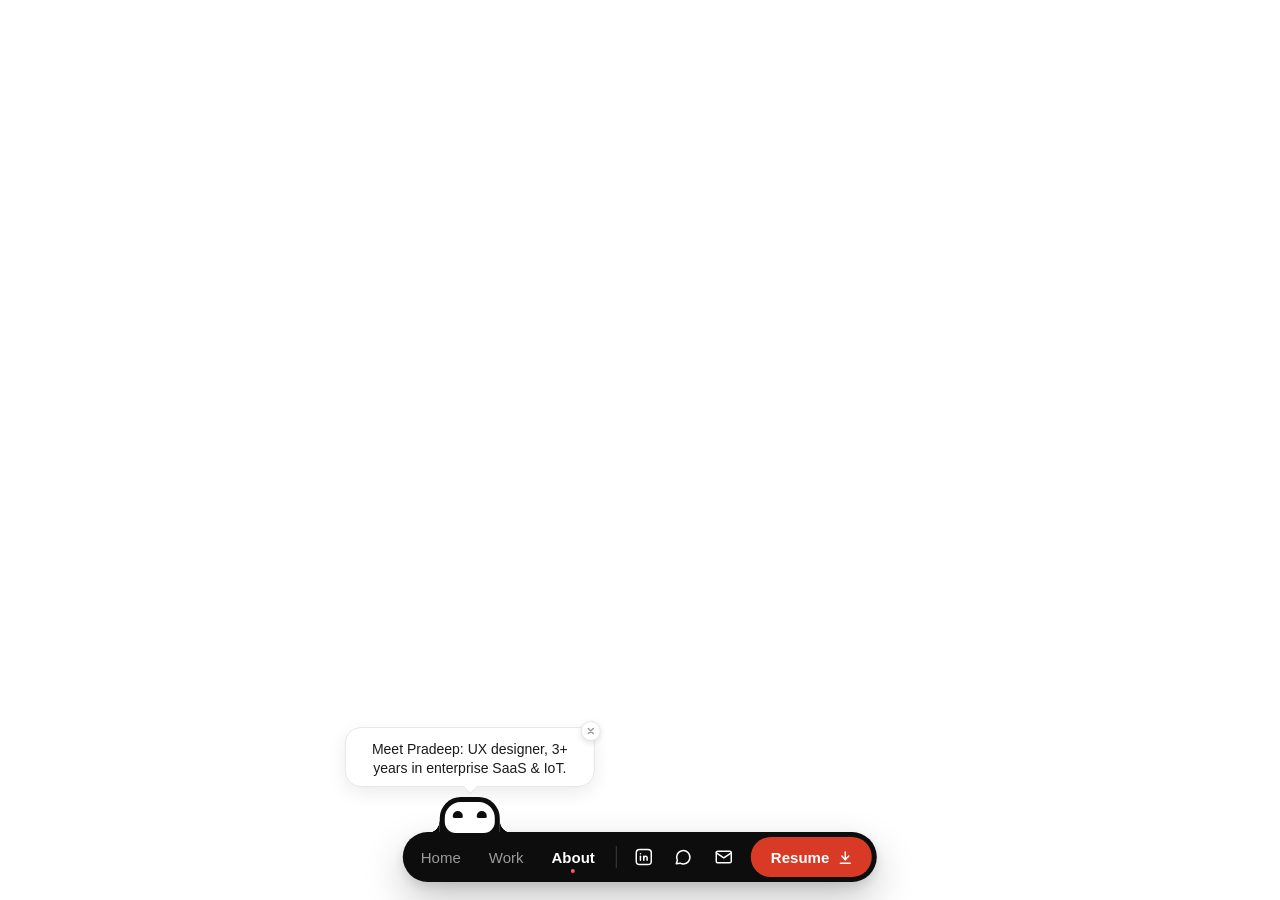
<file: about.html>
<!doctype html>

<!-- Made in Framer · framer.com -->

<!-- Published Oct 27, 2026, 5:00 PM UTC -->

<html lang="en">

<head>
<!-- theme-boot: apply the saved dark theme before the first paint, so moving
     between pages never flashes a white screen while the page loads. -->
<script>try{if(localStorage.getItem("pradeep_theme")==="dark"){var d=document.documentElement;d.setAttribute("toggle-theme","dark")}}catch(e){}</script>
<style>html[toggle-theme="dark"],html[toggle-theme="dark"] body{background-color:#1a1a1a;color-scheme:dark}</style>
<!-- Perf: open connections to the CDNs early. Framer renders the whole page in JS,
     so its modules and fonts are on the critical path. -->
<link rel="preconnect" href="https://framerusercontent.com" crossorigin>
<link rel="preconnect" href="https://framerusercontent.com">
<link rel="preconnect" href="https://fonts.gstatic.com" crossorigin>
<script>
// Framer's router renders from its own route ("/about"), so the URL is swapped
// while the page boots. Once loaded the real file URL is put back, so Back
// and reload request a file that exists instead of a missing "/about".
try {
  var realUrl = location.href;
  history.replaceState(null, "", "/about");
  window.addEventListener("load", function () {
    setTimeout(function () {
      try { history.replaceState(history.state, "", realUrl); } catch(e) {}
    }, 0);
  });
} catch(e) {}

document.addEventListener("click", function(e) {
  var a = e.target.closest("a");
  if (!a) return;
  var href = a.getAttribute("href");
  if (!href) return;

  // Project cards: open the local case study pages instead of Framer's hosted
  // CMS pages (which bring their own extra navigation bar)
  var caseStudies = {
    "fitness-tracker-app-revamp": "./fitness-tracker.html",
    "social-dining-app-design": "./social-dining.html",
    "collaborative-learning-app-design": "./collaborative-learning.html",
    "lomo-track": "./lomo-track.html"
  };
  var slug = (href.match(/projects\/([a-z0-9-]+)\/?$/) || [])[1];
  if (slug && caseStudies[slug]) {
    e.preventDefault();
    e.stopImmediatePropagation();
    window.location.href = caseStudies[slug];
    return;
  }

  if (href === "/projects" || href === "./projects" || href.endsWith("/projects")) {
    e.preventDefault();
    window.location.href = "./projects.html";
  } else if (href === "/about" || href === "./about" || href.endsWith("/about")) {
    e.preventDefault();
    window.location.href = "./about.html";
  } else if (href === "/" || href === "./") {
    e.preventDefault();
    window.location.href = "./index.html";
  }
}, true);
</script>
<title>About - Pradeep UX Portfolio</title>

	<meta charset="utf-8">

	<meta name="viewport" content="width=device-width">

	<meta name="generator" content="Framer 68e1053">

	<title>Pradeep - UX Portfolio</title>

    <link rel="canonical" href="https://ux-portfolio-pradeep.framer.website/"><meta property="og:url" content="https://ux-portfolio-pradeep.framer.website/"><meta name="description" content="Designed for new designers, this Framer Template makes portfolio creation easy. Its minimalist, customizable design lets you add personal touches efficiently.">

    <meta name="framer-search-index" content="https://framerusercontent.com/sites/4tGCKX4DF1nGIVxzL1r9zE/searchIndex-YKefqecwpSdL.json">

    <meta name="framer-search-index-fallback" content="https://framerusercontent.com/sites/4tGCKX4DF1nGIVxzL1r9zE/searchIndex-vO0HWZeiZudH.json">

    <link href="https://framerusercontent.com/images/rfN9d7siUxypcepbPeCJwhFuNs.jpeg" rel="icon" media="(prefers-color-scheme: light)">

    <link href="https://framerusercontent.com/images/rfN9d7siUxypcepbPeCJwhFuNs.jpeg" rel="icon" media="(prefers-color-scheme: dark)">

    <!-- Open Graph -->

    <meta property="og:type" content="website">

    <meta property="og:title" content="Pradeep - UX Portfolio">

    <meta property="og:description" content="Designed for new designers, this Framer Template makes portfolio creation easy. Its minimalist, customizable design lets you add personal touches efficiently.">

    <!-- X -->

    <meta name="twitter:card" content="summary_large_image">

    <meta name="twitter:title" content="Pradeep - UX Portfolio">

    <meta name="twitter:description" content="Designed for new designers, this Framer Template makes portfolio creation easy. Its minimalist, customizable design lets you add personal touches efficiently.">

	

	

	<!-- Disable Framer Editor Bar and Badges -->
	<script type="importmap">
	{
		"imports": {
			"https://framer.com/edit/init.mjs": "data:text/javascript,export function createEditorBar(){ return () => null; }",
			"https://app.framerstatic.com/EditButton-R7A5IJKH.mjs": "data:text/javascript,export function EditButton(){ return null; }",
			"./PX9hIOIVM.B4NMid4O.mjs": "data:text/javascript,export default function Badge(){ return null; }"
		}
	}
	</script>
	<script>
	try {
		localStorage.removeItem("__framer_force_showing_editorbar_since");
		for (var k in localStorage) {
			if (k.indexOf("framer") !== -1) localStorage.removeItem(k);
		}
	} catch(e) {}
	(function() {
		function removeFramerElements() {
			var badge = document.getElementById("__framer-badge-container");
			if (badge) badge.style.setProperty("display", "none", "important");
			var editor = document.getElementById("__framer-editorbar");
			if (editor) editor.remove();
			var badges = document.querySelectorAll(".__framer-badge, a[href*='framer.com'], [data-framer-name='Edit Content']");
			for (var i = 0; i < badges.length; i++) {
				if (badges[i].closest("#__framer-badge-container") || badges[i].classList.contains("__framer-badge") || badges[i].getAttribute("data-framer-name") === "Edit Content") {
					badges[i].style.setProperty("display", "none", "important");
				}
			}
		}
		if (typeof document !== "undefined") {
			document.addEventListener("DOMContentLoaded", removeFramerElements);
			window.addEventListener("load", removeFramerElements);
			if (typeof MutationObserver !== "undefined") {
				new MutationObserver(removeFramerElements).observe(document.documentElement, { childList: true, subtree: true });
			}
		}
	})();
	</script>
	<style>
	#__framer-badge-container,
	.__framer-badge,
	#__framer-editorbar,
	[data-framer-name="Edit Content"],
	button[class*="EditButton"],
	div[class*="EditButton"],
	iframe[id*="framer"],
	.framer-badge {
		display: none !important;
		visibility: hidden !important;
		opacity: 0 !important;
		pointer-events: none !important;
		clip: rect(0,0,0,0) !important;
		width: 0 !important;
		height: 0 !important;
		position: absolute !important;
		top: -9999px !important;
		left: -9999px !important;
	}
	</style>

	

	<link rel="stylesheet" href="css/framer-responsive.css">
	<link rel="stylesheet" href="css/bot-nav.css">
	<script src="js/bot-nav.js" defer></script>
	<script src="js/theme-toggle.js" defer></script>

	<!-- Start of headStart -->

    

    <!-- End of headStart -->

	

	<style data-framer-font-css>/* cyrillic-ext */

@font-face {

  font-family: 'Manrope';

  font-style: normal;

  font-weight: 400;

  font-display: swap;

  src: url(https://fonts.gstatic.com/s/manrope/v20/xn7gYHE41ni1AdIRggqxSuXd.woff2) format('woff2');

  unicode-range: U+0460-052F, U+1C80-1C8A, U+20B4, U+2DE0-2DFF, U+A640-A69F, U+FE2E-FE2F;

}

/* cyrillic */

@font-face {

  font-family: 'Manrope';

  font-style: normal;

  font-weight: 400;

  font-display: swap;

  src: url(https://fonts.gstatic.com/s/manrope/v20/xn7gYHE41ni1AdIRggOxSuXd.woff2) format('woff2');

  unicode-range: U+0301, U+0400-045F, U+0490-0491, U+04B0-04B1, U+2116;

}

/* greek */

@font-face {

  font-family: 'Manrope';

  font-style: normal;

  font-weight: 400;

  font-display: swap;

  src: url(https://fonts.gstatic.com/s/manrope/v20/xn7gYHE41ni1AdIRggSxSuXd.woff2) format('woff2');

  unicode-range: U+0370-0377, U+037A-037F, U+0384-038A, U+038C, U+038E-03A1, U+03A3-03FF;

}

/* vietnamese */

@font-face {

  font-family: 'Manrope';

  font-style: normal;

  font-weight: 400;

  font-display: swap;

  src: url(https://fonts.gstatic.com/s/manrope/v20/xn7gYHE41ni1AdIRggixSuXd.woff2) format('woff2');

  unicode-range: U+0102-0103, U+0110-0111, U+0128-0129, U+0168-0169, U+01A0-01A1, U+01AF-01B0, U+0300-0301, U+0303-0304, U+0308-0309, U+0323, U+0329, U+1EA0-1EF9, U+20AB;

}

/* latin-ext */

@font-face {

  font-family: 'Manrope';

  font-style: normal;

  font-weight: 400;

  font-display: swap;

  src: url(https://fonts.gstatic.com/s/manrope/v20/xn7gYHE41ni1AdIRggmxSuXd.woff2) format('woff2');

  unicode-range: U+0100-02BA, U+02BD-02C5, U+02C7-02CC, U+02CE-02D7, U+02DD-02FF, U+0304, U+0308, U+0329, U+1D00-1DBF, U+1E00-1E9F, U+1EF2-1EFF, U+2020, U+20A0-20AB, U+20AD-20C4, U+2113, U+2C60-2C7F, U+A720-A7FF;

}

/* latin */

@font-face {

  font-family: 'Manrope';

  font-style: normal;

  font-weight: 400;

  font-display: swap;

  src: url(https://fonts.gstatic.com/s/manrope/v20/xn7gYHE41ni1AdIRggexSg.woff2) format('woff2');

  unicode-range: U+0000-00FF, U+0131, U+0152-0153, U+02BB-02BC, U+02C6, U+02DA, U+02DC, U+0304, U+0308, U+0329, U+2000-206F, U+20AC, U+2122, U+2191, U+2193, U+2212, U+2215, U+FEFF, U+FFFD;

}

/* cyrillic-ext */

@font-face {

  font-family: 'Manrope';

  font-style: normal;

  font-weight: 500;

  font-display: swap;

  src: url(https://fonts.gstatic.com/s/manrope/v20/xn7gYHE41ni1AdIRggqxSuXd.woff2) format('woff2');

  unicode-range: U+0460-052F, U+1C80-1C8A, U+20B4, U+2DE0-2DFF, U+A640-A69F, U+FE2E-FE2F;

}

/* cyrillic */

@font-face {

  font-family: 'Manrope';

  font-style: normal;

  font-weight: 500;

  font-display: swap;

  src: url(https://fonts.gstatic.com/s/manrope/v20/xn7gYHE41ni1AdIRggOxSuXd.woff2) format('woff2');

  unicode-range: U+0301, U+0400-045F, U+0490-0491, U+04B0-04B1, U+2116;

}

/* greek */

@font-face {

  font-family: 'Manrope';

  font-style: normal;

  font-weight: 500;

  font-display: swap;

  src: url(https://fonts.gstatic.com/s/manrope/v20/xn7gYHE41ni1AdIRggSxSuXd.woff2) format('woff2');

  unicode-range: U+0370-0377, U+037A-037F, U+0384-038A, U+038C, U+038E-03A1, U+03A3-03FF;

}

/* vietnamese */

@font-face {

  font-family: 'Manrope';

  font-style: normal;

  font-weight: 500;

  font-display: swap;

  src: url(https://fonts.gstatic.com/s/manrope/v20/xn7gYHE41ni1AdIRggixSuXd.woff2) format('woff2');

  unicode-range: U+0102-0103, U+0110-0111, U+0128-0129, U+0168-0169, U+01A0-01A1, U+01AF-01B0, U+0300-0301, U+0303-0304, U+0308-0309, U+0323, U+0329, U+1EA0-1EF9, U+20AB;

}

/* latin-ext */

@font-face {

  font-family: 'Manrope';

  font-style: normal;

  font-weight: 500;

  font-display: swap;

  src: url(https://fonts.gstatic.com/s/manrope/v20/xn7gYHE41ni1AdIRggmxSuXd.woff2) format('woff2');

  unicode-range: U+0100-02BA, U+02BD-02C5, U+02C7-02CC, U+02CE-02D7, U+02DD-02FF, U+0304, U+0308, U+0329, U+1D00-1DBF, U+1E00-1E9F, U+1EF2-1EFF, U+2020, U+20A0-20AB, U+20AD-20C4, U+2113, U+2C60-2C7F, U+A720-A7FF;

}

/* latin */

@font-face {

  font-family: 'Manrope';

  font-style: normal;

  font-weight: 500;

  font-display: swap;

  src: url(https://fonts.gstatic.com/s/manrope/v20/xn7gYHE41ni1AdIRggexSg.woff2) format('woff2');

  unicode-range: U+0000-00FF, U+0131, U+0152-0153, U+02BB-02BC, U+02C6, U+02DA, U+02DC, U+0304, U+0308, U+0329, U+2000-206F, U+20AC, U+2122, U+2191, U+2193, U+2212, U+2215, U+FEFF, U+FFFD;

}

/* cyrillic-ext */

@font-face {

  font-family: 'Manrope';

  font-style: normal;

  font-weight: 600;

  font-display: swap;

  src: url(https://fonts.gstatic.com/s/manrope/v20/xn7gYHE41ni1AdIRggqxSuXd.woff2) format('woff2');

  unicode-range: U+0460-052F, U+1C80-1C8A, U+20B4, U+2DE0-2DFF, U+A640-A69F, U+FE2E-FE2F;

}

/* cyrillic */

@font-face {

  font-family: 'Manrope';

  font-style: normal;

  font-weight: 600;

  font-display: swap;

  src: url(https://fonts.gstatic.com/s/manrope/v20/xn7gYHE41ni1AdIRggOxSuXd.woff2) format('woff2');

  unicode-range: U+0301, U+0400-045F, U+0490-0491, U+04B0-04B1, U+2116;

}

/* greek */

@font-face {

  font-family: 'Manrope';

  font-style: normal;

  font-weight: 600;

  font-display: swap;

  src: url(https://fonts.gstatic.com/s/manrope/v20/xn7gYHE41ni1AdIRggSxSuXd.woff2) format('woff2');

  unicode-range: U+0370-0377, U+037A-037F, U+0384-038A, U+038C, U+038E-03A1, U+03A3-03FF;

}

/* vietnamese */

@font-face {

  font-family: 'Manrope';

  font-style: normal;

  font-weight: 600;

  font-display: swap;

  src: url(https://fonts.gstatic.com/s/manrope/v20/xn7gYHE41ni1AdIRggixSuXd.woff2) format('woff2');

  unicode-range: U+0102-0103, U+0110-0111, U+0128-0129, U+0168-0169, U+01A0-01A1, U+01AF-01B0, U+0300-0301, U+0303-0304, U+0308-0309, U+0323, U+0329, U+1EA0-1EF9, U+20AB;

}

/* latin-ext */

@font-face {

  font-family: 'Manrope';

  font-style: normal;

  font-weight: 600;

  font-display: swap;

  src: url(https://fonts.gstatic.com/s/manrope/v20/xn7gYHE41ni1AdIRggmxSuXd.woff2) format('woff2');

  unicode-range: U+0100-02BA, U+02BD-02C5, U+02C7-02CC, U+02CE-02D7, U+02DD-02FF, U+0304, U+0308, U+0329, U+1D00-1DBF, U+1E00-1E9F, U+1EF2-1EFF, U+2020, U+20A0-20AB, U+20AD-20C4, U+2113, U+2C60-2C7F, U+A720-A7FF;

}

/* latin */

@font-face {

  font-family: 'Manrope';

  font-style: normal;

  font-weight: 600;

  font-display: swap;

  src: url(https://fonts.gstatic.com/s/manrope/v20/xn7gYHE41ni1AdIRggexSg.woff2) format('woff2');

  unicode-range: U+0000-00FF, U+0131, U+0152-0153, U+02BB-02BC, U+02C6, U+02DA, U+02DC, U+0304, U+0308, U+0329, U+2000-206F, U+20AC, U+2122, U+2191, U+2193, U+2212, U+2215, U+FEFF, U+FFFD;

}

/* cyrillic-ext */

@font-face {

  font-family: 'Manrope';

  font-style: normal;

  font-weight: 700;

  font-display: swap;

  src: url(https://fonts.gstatic.com/s/manrope/v20/xn7gYHE41ni1AdIRggqxSuXd.woff2) format('woff2');

  unicode-range: U+0460-052F, U+1C80-1C8A, U+20B4, U+2DE0-2DFF, U+A640-A69F, U+FE2E-FE2F;

}

/* cyrillic */

@font-face {

  font-family: 'Manrope';

  font-style: normal;

  font-weight: 700;

  font-display: swap;

  src: url(https://fonts.gstatic.com/s/manrope/v20/xn7gYHE41ni1AdIRggOxSuXd.woff2) format('woff2');

  unicode-range: U+0301, U+0400-045F, U+0490-0491, U+04B0-04B1, U+2116;

}

/* greek */

@font-face {

  font-family: 'Manrope';

  font-style: normal;

  font-weight: 700;

  font-display: swap;

  src: url(https://fonts.gstatic.com/s/manrope/v20/xn7gYHE41ni1AdIRggSxSuXd.woff2) format('woff2');

  unicode-range: U+0370-0377, U+037A-037F, U+0384-038A, U+038C, U+038E-03A1, U+03A3-03FF;

}

/* vietnamese */

@font-face {

  font-family: 'Manrope';

  font-style: normal;

  font-weight: 700;

  font-display: swap;

  src: url(https://fonts.gstatic.com/s/manrope/v20/xn7gYHE41ni1AdIRggixSuXd.woff2) format('woff2');

  unicode-range: U+0102-0103, U+0110-0111, U+0128-0129, U+0168-0169, U+01A0-01A1, U+01AF-01B0, U+0300-0301, U+0303-0304, U+0308-0309, U+0323, U+0329, U+1EA0-1EF9, U+20AB;

}

/* latin-ext */

@font-face {

  font-family: 'Manrope';

  font-style: normal;

  font-weight: 700;

  font-display: swap;

  src: url(https://fonts.gstatic.com/s/manrope/v20/xn7gYHE41ni1AdIRggmxSuXd.woff2) format('woff2');

  unicode-range: U+0100-02BA, U+02BD-02C5, U+02C7-02CC, U+02CE-02D7, U+02DD-02FF, U+0304, U+0308, U+0329, U+1D00-1DBF, U+1E00-1E9F, U+1EF2-1EFF, U+2020, U+20A0-20AB, U+20AD-20C4, U+2113, U+2C60-2C7F, U+A720-A7FF;

}

/* latin */

@font-face {

  font-family: 'Manrope';

  font-style: normal;

  font-weight: 700;

  font-display: swap;

  src: url(https://fonts.gstatic.com/s/manrope/v20/xn7gYHE41ni1AdIRggexSg.woff2) format('woff2');

  unicode-range: U+0000-00FF, U+0131, U+0152-0153, U+02BB-02BC, U+02C6, U+02DA, U+02DC, U+0304, U+0308, U+0329, U+2000-206F, U+20AC, U+2122, U+2191, U+2193, U+2212, U+2215, U+FEFF, U+FFFD;

}

/* cyrillic-ext */

@font-face {

  font-family: 'Manrope';

  font-style: normal;

  font-weight: 800;

  font-display: swap;

  src: url(https://fonts.gstatic.com/s/manrope/v20/xn7gYHE41ni1AdIRggqxSuXd.woff2) format('woff2');

  unicode-range: U+0460-052F, U+1C80-1C8A, U+20B4, U+2DE0-2DFF, U+A640-A69F, U+FE2E-FE2F;

}

/* cyrillic */

@font-face {

  font-family: 'Manrope';

  font-style: normal;

  font-weight: 800;

  font-display: swap;

  src: url(https://fonts.gstatic.com/s/manrope/v20/xn7gYHE41ni1AdIRggOxSuXd.woff2) format('woff2');

  unicode-range: U+0301, U+0400-045F, U+0490-0491, U+04B0-04B1, U+2116;

}

/* greek */

@font-face {

  font-family: 'Manrope';

  font-style: normal;

  font-weight: 800;

  font-display: swap;

  src: url(https://fonts.gstatic.com/s/manrope/v20/xn7gYHE41ni1AdIRggSxSuXd.woff2) format('woff2');

  unicode-range: U+0370-0377, U+037A-037F, U+0384-038A, U+038C, U+038E-03A1, U+03A3-03FF;

}

/* vietnamese */

@font-face {

  font-family: 'Manrope';

  font-style: normal;

  font-weight: 800;

  font-display: swap;

  src: url(https://fonts.gstatic.com/s/manrope/v20/xn7gYHE41ni1AdIRggixSuXd.woff2) format('woff2');

  unicode-range: U+0102-0103, U+0110-0111, U+0128-0129, U+0168-0169, U+01A0-01A1, U+01AF-01B0, U+0300-0301, U+0303-0304, U+0308-0309, U+0323, U+0329, U+1EA0-1EF9, U+20AB;

}

/* latin-ext */

@font-face {

  font-family: 'Manrope';

  font-style: normal;

  font-weight: 800;

  font-display: swap;

  src: url(https://fonts.gstatic.com/s/manrope/v20/xn7gYHE41ni1AdIRggmxSuXd.woff2) format('woff2');

  unicode-range: U+0100-02BA, U+02BD-02C5, U+02C7-02CC, U+02CE-02D7, U+02DD-02FF, U+0304, U+0308, U+0329, U+1D00-1DBF, U+1E00-1E9F, U+1EF2-1EFF, U+2020, U+20A0-20AB, U+20AD-20C4, U+2113, U+2C60-2C7F, U+A720-A7FF;

}

/* latin */

@font-face {

  font-family: 'Manrope';

  font-style: normal;

  font-weight: 800;

  font-display: swap;

  src: url(https://fonts.gstatic.com/s/manrope/v20/xn7gYHE41ni1AdIRggexSg.woff2) format('woff2');

  unicode-range: U+0000-00FF, U+0131, U+0152-0153, U+02BB-02BC, U+02C6, U+02DA, U+02DC, U+0304, U+0308, U+0329, U+2000-206F, U+20AC, U+2122, U+2191, U+2193, U+2212, U+2215, U+FEFF, U+FFFD;

}

/* latin-ext */

@font-face {

  font-family: 'DM Mono';

  font-style: normal;

  font-weight: 400;

  src: url(https://fonts.gstatic.com/s/dmmono/v16/aFTU7PB1QTsUX8KYthSQBLyM.woff2) format('woff2');

  unicode-range: U+0100-02BA, U+02BD-02C5, U+02C7-02CC, U+02CE-02D7, U+02DD-02FF, U+0304, U+0308, U+0329, U+1D00-1DBF, U+1E00-1E9F, U+1EF2-1EFF, U+2020, U+20A0-20AB, U+20AD-20C4, U+2113, U+2C60-2C7F, U+A720-A7FF;

}

/* latin */

@font-face {

  font-family: 'DM Mono';

  font-style: normal;

  font-weight: 400;

  src: url(https://fonts.gstatic.com/s/dmmono/v16/aFTU7PB1QTsUX8KYthqQBA.woff2) format('woff2');

  unicode-range: U+0000-00FF, U+0131, U+0152-0153, U+02BB-02BC, U+02C6, U+02DA, U+02DC, U+0304, U+0308, U+0329, U+2000-206F, U+20AC, U+2122, U+2191, U+2193, U+2212, U+2215, U+FEFF, U+FFFD;

}

/* cherokee */

@font-face {

  font-family: 'Explora';

  font-style: normal;

  font-weight: 400;

  src: url(https://fonts.gstatic.com/s/explora/v11/tsstApxFfjUH4wrvQ06Fo0C3.woff2) format('woff2');

  unicode-range: U+0300-0302, U+0304, U+030B-030C, U+0323-0324, U+0330-0331, U+13A0-13FF, U+AB70-ABBF;

}

/* vietnamese */

@font-face {

  font-family: 'Explora';

  font-style: normal;

  font-weight: 400;

  src: url(https://fonts.gstatic.com/s/explora/v11/tsstApxFfjUH4wrvQ1KFo0C3.woff2) format('woff2');

  unicode-range: U+0102-0103, U+0110-0111, U+0128-0129, U+0168-0169, U+01A0-01A1, U+01AF-01B0, U+0300-0301, U+0303-0304, U+0308-0309, U+0323, U+0329, U+1EA0-1EF9, U+20AB;

}

/* latin-ext */

@font-face {

  font-family: 'Explora';

  font-style: normal;

  font-weight: 400;

  src: url(https://fonts.gstatic.com/s/explora/v11/tsstApxFfjUH4wrvQ1OFo0C3.woff2) format('woff2');

  unicode-range: U+0100-02BA, U+02BD-02C5, U+02C7-02CC, U+02CE-02D7, U+02DD-02FF, U+0304, U+0308, U+0329, U+1D00-1DBF, U+1E00-1E9F, U+1EF2-1EFF, U+2020, U+20A0-20AB, U+20AD-20C4, U+2113, U+2C60-2C7F, U+A720-A7FF;

}

/* latin */

@font-face {

  font-family: 'Explora';

  font-style: normal;

  font-weight: 400;

  src: url(https://fonts.gstatic.com/s/explora/v11/tsstApxFfjUH4wrvQ12Fow.woff2) format('woff2');

  unicode-range: U+0000-00FF, U+0131, U+0152-0153, U+02BB-02BC, U+02C6, U+02DA, U+02DC, U+0304, U+0308, U+0329, U+2000-206F, U+20AC, U+2122, U+2191, U+2193, U+2212, U+2215, U+FEFF, U+FFFD;

}

/* cyrillic-ext */

@font-face {

  font-family: 'Fragment Mono';

  font-style: normal;

  font-weight: 400;

  src: url(https://fonts.gstatic.com/s/fragmentmono/v6/4iCr6K5wfMRRjxp0DA6-2CLnB45HhrUI.woff2) format('woff2');

  unicode-range: U+0460-052F, U+1C80-1C8A, U+20B4, U+2DE0-2DFF, U+A640-A69F, U+FE2E-FE2F;

}

/* latin-ext */

@font-face {

  font-family: 'Fragment Mono';

  font-style: normal;

  font-weight: 400;

  src: url(https://fonts.gstatic.com/s/fragmentmono/v6/4iCr6K5wfMRRjxp0DA6-2CLnB41HhrUI.woff2) format('woff2');

  unicode-range: U+0100-02BA, U+02BD-02C5, U+02C7-02CC, U+02CE-02D7, U+02DD-02FF, U+0304, U+0308, U+0329, U+1D00-1DBF, U+1E00-1E9F, U+1EF2-1EFF, U+2020, U+20A0-20AB, U+20AD-20C4, U+2113, U+2C60-2C7F, U+A720-A7FF;

}

/* latin */

@font-face {

  font-family: 'Fragment Mono';

  font-style: normal;

  font-weight: 400;

  src: url(https://fonts.gstatic.com/s/fragmentmono/v6/4iCr6K5wfMRRjxp0DA6-2CLnB4NHhg.woff2) format('woff2');

  unicode-range: U+0000-00FF, U+0131, U+0152-0153, U+02BB-02BC, U+02C6, U+02DA, U+02DC, U+0304, U+0308, U+0329, U+2000-206F, U+20AC, U+2122, U+2191, U+2193, U+2212, U+2215, U+FEFF, U+FFFD;

}



@font-face { font-family: "Instrument Sans"; src: url("https://fonts.gstatic.com/s/instrumentsans/v4/pximypc9vsFDm051Uf6KVwgkfoSxQ0GsQv8ToedPibnr-yp2JGEJOH9npSTF-QfwmS0v3_7Y.woff2"); font-display: swap; font-style: normal; font-weight: 400 }

@font-face { font-family: "Instrument Sans"; src: url("https://fonts.gstatic.com/s/instrumentsans/v4/pximypc9vsFDm051Uf6KVwgkfoSxQ0GsQv8ToedPibnr-yp2JGEJOH9npST3-QfwmS0v3_7Y.woff2"); font-display: swap; font-style: normal; font-weight: 500 }

@font-face { font-family: "Instrument Sans"; src: url("https://fonts.gstatic.com/s/instrumentsans/v4/pximypc9vsFDm051Uf6KVwgkfoSxQ0GsQv8ToedPibnr-yp2JGEJOH9npSQi_gfwmS0v3_7Y.woff2"); font-display: swap; font-style: normal; font-weight: 700 }

@font-face { font-family: "Instrument Sans"; src: url("https://fonts.gstatic.com/s/instrumentsans/v4/pxigypc9vsFDm051Uf6KVwgkfoSbSnNPooZAN0lInHGpCWNE27lgU-XJojENugixkywN2u7YUwU.woff2"); font-display: swap; font-style: italic; font-weight: 700 }

@font-face { font-family: "Instrument Sans"; src: url("https://fonts.gstatic.com/s/instrumentsans/v4/pxigypc9vsFDm051Uf6KVwgkfoSbSnNPooZAN0lInHGpCWNE27lgU-XJojENut22kywN2u7YUwU.woff2"); font-display: swap; font-style: italic; font-weight: 500 }

@font-face { font-family: "Inter Display"; src: url("https://framerusercontent.com/assets/ePuN3mCjzajIHnyCdvKBFiZkyY0.woff2"); font-display: swap; font-style: normal; font-weight: 500; unicode-range: U+0460-052F, U+1C80-1C88, U+20B4, U+2DE0-2DFF, U+A640-A69F, U+FE2E-FE2F }

@font-face { font-family: "Inter Display"; src: url("https://framerusercontent.com/assets/V3j1L0o5vPFKe26Sw4HcpXCfHo.woff2"); font-display: swap; font-style: normal; font-weight: 500; unicode-range: U+0301, U+0400-045F, U+0490-0491, U+04B0-04B1, U+2116 }

@font-face { font-family: "Inter Display"; src: url("https://framerusercontent.com/assets/F3kdpd2N0cToWV5huaZjjgM.woff2"); font-display: swap; font-style: normal; font-weight: 500; unicode-range: U+1F00-1FFF }

@font-face { font-family: "Inter Display"; src: url("https://framerusercontent.com/assets/0iDmxkizU9goZoclqIqsV5rvETU.woff2"); font-display: swap; font-style: normal; font-weight: 500; unicode-range: U+0370-03FF }

@font-face { font-family: "Inter Display"; src: url("https://framerusercontent.com/assets/r0mv3NegmA0akcQsNFotG32Las.woff2"); font-display: swap; font-style: normal; font-weight: 500; unicode-range: U+0100-024F, U+0259, U+1E00-1EFF, U+2020, U+20A0-20AB, U+20AD-20CF, U+2113, U+2C60-2C7F, U+A720-A7FF }

@font-face { font-family: "Inter Display"; src: url("https://framerusercontent.com/assets/iwWTDc49ENF2tCHbqlNARXw6Ug.woff2"); font-display: swap; font-style: normal; font-weight: 500; unicode-range: U+0000-00FF, U+0131, U+0152-0153, U+02BB-02BC, U+02C6, U+02DA, U+02DC, U+2000-206F, U+2070, U+2074-207E, U+2080-208E, U+20AC, U+2122, U+2191, U+2193, U+2212, U+2215, U+FEFF, U+FFFD }

@font-face { font-family: "Inter Display"; src: url("https://framerusercontent.com/assets/Ii21jnSJkulBKsHHXKlapi7fv9w.woff2"); font-display: swap; font-style: normal; font-weight: 500; unicode-range: U+0102-0103, U+0110-0111, U+0128-0129, U+0168-0169, U+01A0-01A1, U+01AF-01B0, U+1EA0-1EF9, U+20AB }

@font-face { font-family: "Inter Display"; src: url("https://framerusercontent.com/assets/2uIBiALfCHVpWbHqRMZutfT7giU.woff2"); font-display: swap; font-style: normal; font-weight: 400; unicode-range: U+0460-052F, U+1C80-1C88, U+20B4, U+2DE0-2DFF, U+A640-A69F, U+FE2E-FE2F }

@font-face { font-family: "Inter Display"; src: url("https://framerusercontent.com/assets/Zwfz6xbVe5pmcWRJRgBDHnMkOkI.woff2"); font-display: swap; font-style: normal; font-weight: 400; unicode-range: U+0301, U+0400-045F, U+0490-0491, U+04B0-04B1, U+2116 }

@font-face { font-family: "Inter Display"; src: url("https://framerusercontent.com/assets/U9LaDDmbRhzX3sB8g8glTy5feTE.woff2"); font-display: swap; font-style: normal; font-weight: 400; unicode-range: U+1F00-1FFF }

@font-face { font-family: "Inter Display"; src: url("https://framerusercontent.com/assets/tVew2LzXJ1t7QfxP1gdTIdj2o0g.woff2"); font-display: swap; font-style: normal; font-weight: 400; unicode-range: U+0370-03FF }

@font-face { font-family: "Inter Display"; src: url("https://framerusercontent.com/assets/DF7bjCRmStYPqSb945lAlMfCCVQ.woff2"); font-display: swap; font-style: normal; font-weight: 400; unicode-range: U+0100-024F, U+0259, U+1E00-1EFF, U+2020, U+20A0-20AB, U+20AD-20CF, U+2113, U+2C60-2C7F, U+A720-A7FF }

@font-face { font-family: "Inter Display"; src: url("https://framerusercontent.com/assets/bHYNJqzTyl2lqvmMiRRS6Y16Es.woff2"); font-display: swap; font-style: normal; font-weight: 400; unicode-range: U+0000-00FF, U+0131, U+0152-0153, U+02BB-02BC, U+02C6, U+02DA, U+02DC, U+2000-206F, U+2070, U+2074-207E, U+2080-208E, U+20AC, U+2122, U+2191, U+2193, U+2212, U+2215, U+FEFF, U+FFFD }

@font-face { font-family: "Inter Display"; src: url("https://framerusercontent.com/assets/vebZUMjGyKkYsfcY73iwWTzLNag.woff2"); font-display: swap; font-style: normal; font-weight: 400; unicode-range: U+0102-0103, U+0110-0111, U+0128-0129, U+0168-0169, U+01A0-01A1, U+01AF-01B0, U+1EA0-1EF9, U+20AB }

@font-face { font-family: "Lora"; src: url("https://framerusercontent.com/third-party-assets/fontshare/wf/LEPTJ56CXEIFZS2BZMKVGQGQR3J75WRT/47CWKKJO46R4EDFFM7QZRCL3WAPMSJU2/36HN3YOOACEGVWTJT3K4CDUJYXSWVW5S.woff2"); font-display: swap; font-style: normal; font-weight: 600 }

@font-face { font-family: "Inter"; src: url("https://framerusercontent.com/assets/5vvr9Vy74if2I6bQbJvbw7SY1pQ.woff2"); font-display: swap; font-style: normal; font-weight: 400; unicode-range: U+0460-052F, U+1C80-1C88, U+20B4, U+2DE0-2DFF, U+A640-A69F, U+FE2E-FE2F }

@font-face { font-family: "Inter"; src: url("https://framerusercontent.com/assets/EOr0mi4hNtlgWNn9if640EZzXCo.woff2"); font-display: swap; font-style: normal; font-weight: 400; unicode-range: U+0301, U+0400-045F, U+0490-0491, U+04B0-04B1, U+2116 }

@font-face { font-family: "Inter"; src: url("https://framerusercontent.com/assets/Y9k9QrlZAqio88Klkmbd8VoMQc.woff2"); font-display: swap; font-style: normal; font-weight: 400; unicode-range: U+1F00-1FFF }

@font-face { font-family: "Inter"; src: url("https://framerusercontent.com/assets/OYrD2tBIBPvoJXiIHnLoOXnY9M.woff2"); font-display: swap; font-style: normal; font-weight: 400; unicode-range: U+0370-03FF }

@font-face { font-family: "Inter"; src: url("https://framerusercontent.com/assets/JeYwfuaPfZHQhEG8U5gtPDZ7WQ.woff2"); font-display: swap; font-style: normal; font-weight: 400; unicode-range: U+0100-024F, U+0259, U+1E00-1EFF, U+2020, U+20A0-20AB, U+20AD-20CF, U+2113, U+2C60-2C7F, U+A720-A7FF }

@font-face { font-family: "Inter"; src: url("https://framerusercontent.com/assets/GrgcKwrN6d3Uz8EwcLHZxwEfC4.woff2"); font-display: swap; font-style: normal; font-weight: 400; unicode-range: U+0000-00FF, U+0131, U+0152-0153, U+02BB-02BC, U+02C6, U+02DA, U+02DC, U+2000-206F, U+2070, U+2074-207E, U+2080-208E, U+20AC, U+2122, U+2191, U+2193, U+2212, U+2215, U+FEFF, U+FFFD }

@font-face { font-family: "Inter"; src: url("https://framerusercontent.com/assets/b6Y37FthZeALduNqHicBT6FutY.woff2"); font-display: swap; font-style: normal; font-weight: 400; unicode-range: U+0102-0103, U+0110-0111, U+0128-0129, U+0168-0169, U+01A0-01A1, U+01AF-01B0, U+1EA0-1EF9, U+20AB }

@font-face { font-family: "Inter"; src: url("https://framerusercontent.com/assets/CfMzU8w2e7tHgF4T4rATMPuWosA.woff2"); font-display: swap; font-style: italic; font-weight: 400; unicode-range: U+0460-052F, U+1C80-1C88, U+20B4, U+2DE0-2DFF, U+A640-A69F, U+FE2E-FE2F }

@font-face { font-family: "Inter"; src: url("https://framerusercontent.com/assets/867QObYax8ANsfX4TGEVU9YiCM.woff2"); font-display: swap; font-style: italic; font-weight: 400; unicode-range: U+0301, U+0400-045F, U+0490-0491, U+04B0-04B1, U+2116 }

@font-face { font-family: "Inter"; src: url("https://framerusercontent.com/assets/Oyn2ZbENFdnW7mt2Lzjk1h9Zb9k.woff2"); font-display: swap; font-style: italic; font-weight: 400; unicode-range: U+1F00-1FFF }

@font-face { font-family: "Inter"; src: url("https://framerusercontent.com/assets/cdAe8hgZ1cMyLu9g005pAW3xMo.woff2"); font-display: swap; font-style: italic; font-weight: 400; unicode-range: U+0370-03FF }

@font-face { font-family: "Inter"; src: url("https://framerusercontent.com/assets/DOfvtmE1UplCq161m6Hj8CSQYg.woff2"); font-display: swap; font-style: italic; font-weight: 400; unicode-range: U+0100-024F, U+0259, U+1E00-1EFF, U+2020, U+20A0-20AB, U+20AD-20CF, U+2113, U+2C60-2C7F, U+A720-A7FF }

@font-face { font-family: "Inter"; src: url("https://framerusercontent.com/assets/pKRFNWFoZl77qYCAIp84lN1h944.woff2"); font-display: swap; font-style: italic; font-weight: 400; unicode-range: U+0000-00FF, U+0131, U+0152-0153, U+02BB-02BC, U+02C6, U+02DA, U+02DC, U+2000-206F, U+2070, U+2074-207E, U+2080-208E, U+20AC, U+2122, U+2191, U+2193, U+2212, U+2215, U+FEFF, U+FFFD }

@font-face { font-family: "Inter"; src: url("https://framerusercontent.com/assets/tKtBcDnBMevsEEJKdNGhhkLzYo.woff2"); font-display: swap; font-style: italic; font-weight: 400; unicode-range: U+0102-0103, U+0110-0111, U+0128-0129, U+0168-0169, U+01A0-01A1, U+01AF-01B0, U+1EA0-1EF9, U+20AB }

@font-face { font-family: "Inter"; src: url("https://framerusercontent.com/assets/NXxvFRoY5LDh3yCm7MEP2jqYk.woff2"); font-style: normal; font-weight: 100; unicode-range: U+0460-052F, U+1C80-1C88, U+20B4, U+2DE0-2DFF, U+A640-A69F, U+FE2E-FE2F }

@font-face { font-family: "Inter"; src: url("https://framerusercontent.com/assets/5CcgcVyoWSqO1THBiISd6oCog.woff2"); font-style: normal; font-weight: 100; unicode-range: U+0301, U+0400-045F, U+0490-0491, U+04B0-04B1, U+2116 }

@font-face { font-family: "Inter"; src: url("https://framerusercontent.com/assets/MF544SVCvk3yNpLIz3pwDXFZPKM.woff2"); font-style: normal; font-weight: 100; unicode-range: U+1F00-1FFF }

@font-face { font-family: "Inter"; src: url("https://framerusercontent.com/assets/TNtxudDBkAm2RXdtU3rvTBwoM.woff2"); font-style: normal; font-weight: 100; unicode-range: U+0370-03FF }

@font-face { font-family: "Inter"; src: url("https://framerusercontent.com/assets/fIabp4VN5z7iJ3lNOz9qfNeQHc.woff2"); font-style: normal; font-weight: 100; unicode-range: U+0100-024F, U+0259, U+1E00-1EFF, U+2020, U+20A0-20AB, U+20AD-20CF, U+2113, U+2C60-2C7F, U+A720-A7FF }

@font-face { font-family: "Inter"; src: url("https://framerusercontent.com/assets/8kSLqTnVCEtjx0nu8PxTD4Nh5UU.woff2"); font-style: normal; font-weight: 100; unicode-range: U+0000-00FF, U+0131, U+0152-0153, U+02BB-02BC, U+02C6, U+02DA, U+02DC, U+2000-206F, U+2070, U+2074-207E, U+2080-208E, U+20AC, U+2122, U+2191, U+2193, U+2212, U+2215, U+FEFF, U+FFFD }

@font-face { font-family: "Inter"; src: url("https://framerusercontent.com/assets/9iRSYClnXA0RMygyIn6yjjWXJw.woff2"); font-style: normal; font-weight: 100; unicode-range: U+0102-0103, U+0110-0111, U+0128-0129, U+0168-0169, U+01A0-01A1, U+01AF-01B0, U+1EA0-1EF9, U+20AB }

@font-face { font-family: "Inter"; src: url("https://framerusercontent.com/assets/MVhJhYeDWxeyqT939zMNyw9p8.woff2"); font-style: normal; font-weight: 200; unicode-range: U+0460-052F, U+1C80-1C88, U+20B4, U+2DE0-2DFF, U+A640-A69F, U+FE2E-FE2F }

@font-face { font-family: "Inter"; src: url("https://framerusercontent.com/assets/WXQXYfAQJIi2pCJACAfWWXfIDqI.woff2"); font-style: normal; font-weight: 200; unicode-range: U+0301, U+0400-045F, U+0490-0491, U+04B0-04B1, U+2116 }

@font-face { font-family: "Inter"; src: url("https://framerusercontent.com/assets/RJeJJARdrtNUtic58kOz7hIgBuE.woff2"); font-style: normal; font-weight: 200; unicode-range: U+1F00-1FFF }

@font-face { font-family: "Inter"; src: url("https://framerusercontent.com/assets/4hBRAuM02i3fsxYDzyNvt5Az2so.woff2"); font-style: normal; font-weight: 200; unicode-range: U+0370-03FF }

@font-face { font-family: "Inter"; src: url("https://framerusercontent.com/assets/fz1JbBffNGgK7BNUI1mmbFBlgA8.woff2"); font-style: normal; font-weight: 200; unicode-range: U+0100-024F, U+0259, U+1E00-1EFF, U+2020, U+20A0-20AB, U+20AD-20CF, U+2113, U+2C60-2C7F, U+A720-A7FF }

@font-face { font-family: "Inter"; src: url("https://framerusercontent.com/assets/Z4sGWU2OKBoXPWulb5P25vULA.woff2"); font-style: normal; font-weight: 200; unicode-range: U+0000-00FF, U+0131, U+0152-0153, U+02BB-02BC, U+02C6, U+02DA, U+02DC, U+2000-206F, U+2070, U+2074-207E, U+2080-208E, U+20AC, U+2122, U+2191, U+2193, U+2212, U+2215, U+FEFF, U+FFFD }

@font-face { font-family: "Inter"; src: url("https://framerusercontent.com/assets/eIZyQwIlHYR0mnMSneEDMtqBPgw.woff2"); font-style: normal; font-weight: 200; unicode-range: U+0102-0103, U+0110-0111, U+0128-0129, U+0168-0169, U+01A0-01A1, U+01AF-01B0, U+1EA0-1EF9, U+20AB }

@font-face { font-family: "Inter"; src: url("https://framerusercontent.com/assets/BkDpl4ghaqvMi1btKFyG2tdbec.woff2"); font-display: swap; font-style: normal; font-weight: 300; unicode-range: U+0460-052F, U+1C80-1C88, U+20B4, U+2DE0-2DFF, U+A640-A69F, U+FE2E-FE2F }

@font-face { font-family: "Inter"; src: url("https://framerusercontent.com/assets/zAMK70AQRFSShJgUiaR5IiIhgzk.woff2"); font-display: swap; font-style: normal; font-weight: 300; unicode-range: U+0301, U+0400-045F, U+0490-0491, U+04B0-04B1, U+2116 }

@font-face { font-family: "Inter"; src: url("https://framerusercontent.com/assets/IETjvc5qzUaRoaruDpPSwCUM8.woff2"); font-display: swap; font-style: normal; font-weight: 300; unicode-range: U+1F00-1FFF }

@font-face { font-family: "Inter"; src: url("https://framerusercontent.com/assets/oLCoaT3ioA0fHdJnWR9W6k7NY.woff2"); font-display: swap; font-style: normal; font-weight: 300; unicode-range: U+0370-03FF }

@font-face { font-family: "Inter"; src: url("https://framerusercontent.com/assets/Sj0PCHQSBjFmEp6NBWg6FNaKc.woff2"); font-display: swap; font-style: normal; font-weight: 300; unicode-range: U+0100-024F, U+0259, U+1E00-1EFF, U+2020, U+20A0-20AB, U+20AD-20CF, U+2113, U+2C60-2C7F, U+A720-A7FF }

@font-face { font-family: "Inter"; src: url("https://framerusercontent.com/assets/aqiiD4LUKkKzXdjGL5UzHq8bo5w.woff2"); font-display: swap; font-style: normal; font-weight: 300; unicode-range: U+0000-00FF, U+0131, U+0152-0153, U+02BB-02BC, U+02C6, U+02DA, U+02DC, U+2000-206F, U+2070, U+2074-207E, U+2080-208E, U+20AC, U+2122, U+2191, U+2193, U+2212, U+2215, U+FEFF, U+FFFD }

@font-face { font-family: "Inter"; src: url("https://framerusercontent.com/assets/H4TfENUY1rh8R9UaSD6vngjJP3M.woff2"); font-display: swap; font-style: normal; font-weight: 300; unicode-range: U+0102-0103, U+0110-0111, U+0128-0129, U+0168-0169, U+01A0-01A1, U+01AF-01B0, U+1EA0-1EF9, U+20AB }

@font-face { font-family: "Inter"; src: url("https://framerusercontent.com/assets/5A3Ce6C9YYmCjpQx9M4inSaKU.woff2"); font-display: swap; font-style: normal; font-weight: 500; unicode-range: U+0460-052F, U+1C80-1C88, U+20B4, U+2DE0-2DFF, U+A640-A69F, U+FE2E-FE2F }

@font-face { font-family: "Inter"; src: url("https://framerusercontent.com/assets/Qx95Xyt0Ka3SGhinnbXIGpEIyP4.woff2"); font-display: swap; font-style: normal; font-weight: 500; unicode-range: U+0301, U+0400-045F, U+0490-0491, U+04B0-04B1, U+2116 }

@font-face { font-family: "Inter"; src: url("https://framerusercontent.com/assets/6mJuEAguuIuMog10gGvH5d3cl8.woff2"); font-display: swap; font-style: normal; font-weight: 500; unicode-range: U+1F00-1FFF }

@font-face { font-family: "Inter"; src: url("https://framerusercontent.com/assets/xYYWaj7wCU5zSQH0eXvSaS19wo.woff2"); font-display: swap; font-style: normal; font-weight: 500; unicode-range: U+0370-03FF }

@font-face { font-family: "Inter"; src: url("https://framerusercontent.com/assets/otTaNuNpVK4RbdlT7zDDdKvQBA.woff2"); font-display: swap; font-style: normal; font-weight: 500; unicode-range: U+0100-024F, U+0259, U+1E00-1EFF, U+2020, U+20A0-20AB, U+20AD-20CF, U+2113, U+2C60-2C7F, U+A720-A7FF }

@font-face { font-family: "Inter"; src: url("https://framerusercontent.com/assets/UjlFhCnUjxhNfep4oYBPqnEssyo.woff2"); font-display: swap; font-style: normal; font-weight: 500; unicode-range: U+0000-00FF, U+0131, U+0152-0153, U+02BB-02BC, U+02C6, U+02DA, U+02DC, U+2000-206F, U+2070, U+2074-207E, U+2080-208E, U+20AC, U+2122, U+2191, U+2193, U+2212, U+2215, U+FEFF, U+FFFD }

@font-face { font-family: "Inter"; src: url("https://framerusercontent.com/assets/DolVirEGb34pEXEp8t8FQBSK4.woff2"); font-display: swap; font-style: normal; font-weight: 500; unicode-range: U+0102-0103, U+0110-0111, U+0128-0129, U+0168-0169, U+01A0-01A1, U+01AF-01B0, U+1EA0-1EF9, U+20AB }

@font-face { font-family: "Inter"; src: url("https://framerusercontent.com/assets/hyOgCu0Xnghbimh0pE8QTvtt2AU.woff2"); font-display: swap; font-style: normal; font-weight: 600; unicode-range: U+0460-052F, U+1C80-1C88, U+20B4, U+2DE0-2DFF, U+A640-A69F, U+FE2E-FE2F }

@font-face { font-family: "Inter"; src: url("https://framerusercontent.com/assets/NeGmSOXrPBfEFIy5YZeHq17LEDA.woff2"); font-display: swap; font-style: normal; font-weight: 600; unicode-range: U+0301, U+0400-045F, U+0490-0491, U+04B0-04B1, U+2116 }

@font-face { font-family: "Inter"; src: url("https://framerusercontent.com/assets/oYaAX5himiTPYuN8vLWnqBbfD2s.woff2"); font-display: swap; font-style: normal; font-weight: 600; unicode-range: U+1F00-1FFF }

@font-face { font-family: "Inter"; src: url("https://framerusercontent.com/assets/lEJLP4R0yuCaMCjSXYHtJw72M.woff2"); font-display: swap; font-style: normal; font-weight: 600; unicode-range: U+0370-03FF }

@font-face { font-family: "Inter"; src: url("https://framerusercontent.com/assets/cRJyLNuTJR5jbyKzGi33wU9cqIQ.woff2"); font-display: swap; font-style: normal; font-weight: 600; unicode-range: U+0100-024F, U+0259, U+1E00-1EFF, U+2020, U+20A0-20AB, U+20AD-20CF, U+2113, U+2C60-2C7F, U+A720-A7FF }

@font-face { font-family: "Inter"; src: url("https://framerusercontent.com/assets/yDtI2UI8XcEg1W2je9XPN3Noo.woff2"); font-display: swap; font-style: normal; font-weight: 600; unicode-range: U+0000-00FF, U+0131, U+0152-0153, U+02BB-02BC, U+02C6, U+02DA, U+02DC, U+2000-206F, U+2070, U+2074-207E, U+2080-208E, U+20AC, U+2122, U+2191, U+2193, U+2212, U+2215, U+FEFF, U+FFFD }

@font-face { font-family: "Inter"; src: url("https://framerusercontent.com/assets/A0Wcc7NgXMjUuFdquHDrIZpzZw0.woff2"); font-display: swap; font-style: normal; font-weight: 600; unicode-range: U+0102-0103, U+0110-0111, U+0128-0129, U+0168-0169, U+01A0-01A1, U+01AF-01B0, U+1EA0-1EF9, U+20AB }

@font-face { font-family: "Inter"; src: url("https://framerusercontent.com/assets/DpPBYI0sL4fYLgAkX8KXOPVt7c.woff2"); font-display: swap; font-style: normal; font-weight: 700; unicode-range: U+0460-052F, U+1C80-1C88, U+20B4, U+2DE0-2DFF, U+A640-A69F, U+FE2E-FE2F }

@font-face { font-family: "Inter"; src: url("https://framerusercontent.com/assets/4RAEQdEOrcnDkhHiiCbJOw92Lk.woff2"); font-display: swap; font-style: normal; font-weight: 700; unicode-range: U+0301, U+0400-045F, U+0490-0491, U+04B0-04B1, U+2116 }

@font-face { font-family: "Inter"; src: url("https://framerusercontent.com/assets/1K3W8DizY3v4emK8Mb08YHxTbs.woff2"); font-display: swap; font-style: normal; font-weight: 700; unicode-range: U+1F00-1FFF }

@font-face { font-family: "Inter"; src: url("https://framerusercontent.com/assets/tUSCtfYVM1I1IchuyCwz9gDdQ.woff2"); font-display: swap; font-style: normal; font-weight: 700; unicode-range: U+0370-03FF }

@font-face { font-family: "Inter"; src: url("https://framerusercontent.com/assets/VgYFWiwsAC5OYxAycRXXvhze58.woff2"); font-display: swap; font-style: normal; font-weight: 700; unicode-range: U+0100-024F, U+0259, U+1E00-1EFF, U+2020, U+20A0-20AB, U+20AD-20CF, U+2113, U+2C60-2C7F, U+A720-A7FF }

@font-face { font-family: "Inter"; src: url("https://framerusercontent.com/assets/syRNPWzAMIrcJ3wIlPIP43KjQs.woff2"); font-display: swap; font-style: normal; font-weight: 700; unicode-range: U+0000-00FF, U+0131, U+0152-0153, U+02BB-02BC, U+02C6, U+02DA, U+02DC, U+2000-206F, U+2070, U+2074-207E, U+2080-208E, U+20AC, U+2122, U+2191, U+2193, U+2212, U+2215, U+FEFF, U+FFFD }

@font-face { font-family: "Inter"; src: url("https://framerusercontent.com/assets/GIryZETIX4IFypco5pYZONKhJIo.woff2"); font-display: swap; font-style: normal; font-weight: 700; unicode-range: U+0102-0103, U+0110-0111, U+0128-0129, U+0168-0169, U+01A0-01A1, U+01AF-01B0, U+1EA0-1EF9, U+20AB }

@font-face { font-family: "Inter"; src: url("https://framerusercontent.com/assets/PONfPc6h4EPYwJliXQBmjVx7QxI.woff2"); font-display: swap; font-style: normal; font-weight: 800; unicode-range: U+0460-052F, U+1C80-1C88, U+20B4, U+2DE0-2DFF, U+A640-A69F, U+FE2E-FE2F }

@font-face { font-family: "Inter"; src: url("https://framerusercontent.com/assets/zsnJN7Z1wdzUvepJniD3rbvJIyU.woff2"); font-display: swap; font-style: normal; font-weight: 800; unicode-range: U+0301, U+0400-045F, U+0490-0491, U+04B0-04B1, U+2116 }

@font-face { font-family: "Inter"; src: url("https://framerusercontent.com/assets/UrzZBOy7RyJEWAZGduzOeHiHuY.woff2"); font-display: swap; font-style: normal; font-weight: 800; unicode-range: U+1F00-1FFF }

@font-face { font-family: "Inter"; src: url("https://framerusercontent.com/assets/996sR9SfSDuYELz8oHhDOcErkY.woff2"); font-display: swap; font-style: normal; font-weight: 800; unicode-range: U+0370-03FF }

@font-face { font-family: "Inter"; src: url("https://framerusercontent.com/assets/ftN1HpyPVJEoEb4q36SOrNdLXU.woff2"); font-display: swap; font-style: normal; font-weight: 800; unicode-range: U+0100-024F, U+0259, U+1E00-1EFF, U+2020, U+20A0-20AB, U+20AD-20CF, U+2113, U+2C60-2C7F, U+A720-A7FF }

@font-face { font-family: "Inter"; src: url("https://framerusercontent.com/assets/Mput0MSwESKlJ6TMz9MPDXhgrk.woff2"); font-display: swap; font-style: normal; font-weight: 800; unicode-range: U+0000-00FF, U+0131, U+0152-0153, U+02BB-02BC, U+02C6, U+02DA, U+02DC, U+2000-206F, U+2070, U+2074-207E, U+2080-208E, U+20AC, U+2122, U+2191, U+2193, U+2212, U+2215, U+FEFF, U+FFFD }

@font-face { font-family: "Inter"; src: url("https://framerusercontent.com/assets/JAur4lGGSGRGyrFi59JSIKqVgU.woff2"); font-display: swap; font-style: normal; font-weight: 800; unicode-range: U+0102-0103, U+0110-0111, U+0128-0129, U+0168-0169, U+01A0-01A1, U+01AF-01B0, U+1EA0-1EF9, U+20AB }

@font-face { font-family: "Inter"; src: url("https://framerusercontent.com/assets/mkY5Sgyq51ik0AMrSBwhm9DJg.woff2"); font-style: normal; font-weight: 900; unicode-range: U+0460-052F, U+1C80-1C88, U+20B4, U+2DE0-2DFF, U+A640-A69F, U+FE2E-FE2F }

@font-face { font-family: "Inter"; src: url("https://framerusercontent.com/assets/X5hj6qzcHUYv7h1390c8Rhm6550.woff2"); font-style: normal; font-weight: 900; unicode-range: U+0301, U+0400-045F, U+0490-0491, U+04B0-04B1, U+2116 }

@font-face { font-family: "Inter"; src: url("https://framerusercontent.com/assets/gQhNpS3tN86g8RcVKYUUaKt2oMQ.woff2"); font-style: normal; font-weight: 900; unicode-range: U+1F00-1FFF }

@font-face { font-family: "Inter"; src: url("https://framerusercontent.com/assets/cugnVhSraaRyANCaUtI5FV17wk.woff2"); font-style: normal; font-weight: 900; unicode-range: U+0370-03FF }

@font-face { font-family: "Inter"; src: url("https://framerusercontent.com/assets/5HcVoGak8k5agFJSaKa4floXVu0.woff2"); font-style: normal; font-weight: 900; unicode-range: U+0100-024F, U+0259, U+1E00-1EFF, U+2020, U+20A0-20AB, U+20AD-20CF, U+2113, U+2C60-2C7F, U+A720-A7FF }

@font-face { font-family: "Inter"; src: url("https://framerusercontent.com/assets/rZ5DdENNqIdFTIyQQiP5isO7M.woff2"); font-style: normal; font-weight: 900; unicode-range: U+0000-00FF, U+0131, U+0152-0153, U+02BB-02BC, U+02C6, U+02DA, U+02DC, U+2000-206F, U+2070, U+2074-207E, U+2080-208E, U+20AC, U+2122, U+2191, U+2193, U+2212, U+2215, U+FEFF, U+FFFD }

@font-face { font-family: "Inter"; src: url("https://framerusercontent.com/assets/P2Bw01CtL0b9wqygO0sSVogWbo.woff2"); font-style: normal; font-weight: 900; unicode-range: U+0102-0103, U+0110-0111, U+0128-0129, U+0168-0169, U+01A0-01A1, U+01AF-01B0, U+1EA0-1EF9, U+20AB }

@font-face { font-family: "Inter"; src: url("https://framerusercontent.com/assets/YJsHMqeEm0oDHuxRTVCwg5eZuo.woff2"); font-style: italic; font-weight: 100; unicode-range: U+0460-052F, U+1C80-1C88, U+20B4, U+2DE0-2DFF, U+A640-A69F, U+FE2E-FE2F }

@font-face { font-family: "Inter"; src: url("https://framerusercontent.com/assets/oJJMyJlDykMObEyb5VexHSxd24.woff2"); font-style: italic; font-weight: 100; unicode-range: U+0301, U+0400-045F, U+0490-0491, U+04B0-04B1, U+2116 }

@font-face { font-family: "Inter"; src: url("https://framerusercontent.com/assets/IpeaX0WzLaonj68howNZg4SJJaY.woff2"); font-style: italic; font-weight: 100; unicode-range: U+1F00-1FFF }

@font-face { font-family: "Inter"; src: url("https://framerusercontent.com/assets/KCj1bV3vDXY5OLHttTeRYcu9J8.woff2"); font-style: italic; font-weight: 100; unicode-range: U+0370-03FF }

@font-face { font-family: "Inter"; src: url("https://framerusercontent.com/assets/biaVHhOprxbHaR3dIP7Z8cYurHg.woff2"); font-style: italic; font-weight: 100; unicode-range: U+0100-024F, U+0259, U+1E00-1EFF, U+2020, U+20A0-20AB, U+20AD-20CF, U+2113, U+2C60-2C7F, U+A720-A7FF }

@font-face { font-family: "Inter"; src: url("https://framerusercontent.com/assets/3on0VNjjmogkq1f9ziKFcrY72MI.woff2"); font-style: italic; font-weight: 100; unicode-range: U+0000-00FF, U+0131, U+0152-0153, U+02BB-02BC, U+02C6, U+02DA, U+02DC, U+2000-206F, U+2070, U+2074-207E, U+2080-208E, U+20AC, U+2122, U+2191, U+2193, U+2212, U+2215, U+FEFF, U+FFFD }

@font-face { font-family: "Inter"; src: url("https://framerusercontent.com/assets/gNa011yWpVpNFgUhhSlDX8nUiPQ.woff2"); font-style: italic; font-weight: 100; unicode-range: U+0102-0103, U+0110-0111, U+0128-0129, U+0168-0169, U+01A0-01A1, U+01AF-01B0, U+1EA0-1EF9, U+20AB }

@font-face { font-family: "Inter"; src: url("https://framerusercontent.com/assets/vpq17U0WM26sBGHgq9jnrUmUf8.woff2"); font-style: italic; font-weight: 200; unicode-range: U+0460-052F, U+1C80-1C88, U+20B4, U+2DE0-2DFF, U+A640-A69F, U+FE2E-FE2F }

@font-face { font-family: "Inter"; src: url("https://framerusercontent.com/assets/bNYh7lNMEpOegeRYAtyGel1WqBE.woff2"); font-style: italic; font-weight: 200; unicode-range: U+0301, U+0400-045F, U+0490-0491, U+04B0-04B1, U+2116 }

@font-face { font-family: "Inter"; src: url("https://framerusercontent.com/assets/FBzcXZYmdulcZC0z278U6o0cw.woff2"); font-style: italic; font-weight: 200; unicode-range: U+1F00-1FFF }

@font-face { font-family: "Inter"; src: url("https://framerusercontent.com/assets/ua60IRqWK94xCrq0SC639Hbsdjg.woff2"); font-style: italic; font-weight: 200; unicode-range: U+0370-03FF }

@font-face { font-family: "Inter"; src: url("https://framerusercontent.com/assets/Pd8gNPn2dSCh4FyjWFw9PJysoQ.woff2"); font-style: italic; font-weight: 200; unicode-range: U+0100-024F, U+0259, U+1E00-1EFF, U+2020, U+20A0-20AB, U+20AD-20CF, U+2113, U+2C60-2C7F, U+A720-A7FF }

@font-face { font-family: "Inter"; src: url("https://framerusercontent.com/assets/6OdIurwS6YHsVW2i5fR5CKn0gg.woff2"); font-style: italic; font-weight: 200; unicode-range: U+0000-00FF, U+0131, U+0152-0153, U+02BB-02BC, U+02C6, U+02DA, U+02DC, U+2000-206F, U+2070, U+2074-207E, U+2080-208E, U+20AC, U+2122, U+2191, U+2193, U+2212, U+2215, U+FEFF, U+FFFD }

@font-face { font-family: "Inter"; src: url("https://framerusercontent.com/assets/DtVQjTG8OGGKnwKYrMHRZVCyo.woff2"); font-style: italic; font-weight: 200; unicode-range: U+0102-0103, U+0110-0111, U+0128-0129, U+0168-0169, U+01A0-01A1, U+01AF-01B0, U+1EA0-1EF9, U+20AB }

@font-face { font-family: "Inter"; src: url("https://framerusercontent.com/assets/YYB6GZmCWnZq3RWZOghuZIOxQY.woff2"); font-display: swap; font-style: italic; font-weight: 300; unicode-range: U+0460-052F, U+1C80-1C88, U+20B4, U+2DE0-2DFF, U+A640-A69F, U+FE2E-FE2F }

@font-face { font-family: "Inter"; src: url("https://framerusercontent.com/assets/miJTzODdiyIr3tRo9KEoqXXk2PM.woff2"); font-display: swap; font-style: italic; font-weight: 300; unicode-range: U+0301, U+0400-045F, U+0490-0491, U+04B0-04B1, U+2116 }

@font-face { font-family: "Inter"; src: url("https://framerusercontent.com/assets/6ZMhcggRFfEfbf7lncCpaUbA.woff2"); font-display: swap; font-style: italic; font-weight: 300; unicode-range: U+1F00-1FFF }

@font-face { font-family: "Inter"; src: url("https://framerusercontent.com/assets/8sCN6PGUr4I8q5hC5twAXfcwqV0.woff2"); font-display: swap; font-style: italic; font-weight: 300; unicode-range: U+0370-03FF }

@font-face { font-family: "Inter"; src: url("https://framerusercontent.com/assets/aUYDUTztS7anQw5JuwCncXeLOBY.woff2"); font-display: swap; font-style: italic; font-weight: 300; unicode-range: U+0100-024F, U+0259, U+1E00-1EFF, U+2020, U+20A0-20AB, U+20AD-20CF, U+2113, U+2C60-2C7F, U+A720-A7FF }

@font-face { font-family: "Inter"; src: url("https://framerusercontent.com/assets/8mwKwShtYEXIZ5diRBT74yn9jdQ.woff2"); font-display: swap; font-style: italic; font-weight: 300; unicode-range: U+0000-00FF, U+0131, U+0152-0153, U+02BB-02BC, U+02C6, U+02DA, U+02DC, U+2000-206F, U+2070, U+2074-207E, U+2080-208E, U+20AC, U+2122, U+2191, U+2193, U+2212, U+2215, U+FEFF, U+FFFD }

@font-face { font-family: "Inter"; src: url("https://framerusercontent.com/assets/yDiPvYxioBHsicnYxpPW35WQmx8.woff2"); font-display: swap; font-style: italic; font-weight: 300; unicode-range: U+0102-0103, U+0110-0111, U+0128-0129, U+0168-0169, U+01A0-01A1, U+01AF-01B0, U+1EA0-1EF9, U+20AB }

@font-face { font-family: "Inter"; src: url("https://framerusercontent.com/assets/khkJkwSL66WFg8SX6Wa726c.woff2"); font-display: swap; font-style: italic; font-weight: 500; unicode-range: U+0460-052F, U+1C80-1C88, U+20B4, U+2DE0-2DFF, U+A640-A69F, U+FE2E-FE2F }

@font-face { font-family: "Inter"; src: url("https://framerusercontent.com/assets/0E7IMbDzcGABpBwwqNEt60wU0w.woff2"); font-display: swap; font-style: italic; font-weight: 500; unicode-range: U+0301, U+0400-045F, U+0490-0491, U+04B0-04B1, U+2116 }

@font-face { font-family: "Inter"; src: url("https://framerusercontent.com/assets/NTJ0nQgIF0gcDelS14zQ9NR9Q.woff2"); font-display: swap; font-style: italic; font-weight: 500; unicode-range: U+1F00-1FFF }

@font-face { font-family: "Inter"; src: url("https://framerusercontent.com/assets/QrcNhgEPfRl0LS8qz5Ln8olanl8.woff2"); font-display: swap; font-style: italic; font-weight: 500; unicode-range: U+0370-03FF }

@font-face { font-family: "Inter"; src: url("https://framerusercontent.com/assets/JEXmejW8mXOYMtt0hyRg811kHac.woff2"); font-display: swap; font-style: italic; font-weight: 500; unicode-range: U+0100-024F, U+0259, U+1E00-1EFF, U+2020, U+20A0-20AB, U+20AD-20CF, U+2113, U+2C60-2C7F, U+A720-A7FF }

@font-face { font-family: "Inter"; src: url("https://framerusercontent.com/assets/Bo5CNzBv77CafbxOtKIkpw9egw.woff2"); font-display: swap; font-style: italic; font-weight: 500; unicode-range: U+0000-00FF, U+0131, U+0152-0153, U+02BB-02BC, U+02C6, U+02DA, U+02DC, U+2000-206F, U+2070, U+2074-207E, U+2080-208E, U+20AC, U+2122, U+2191, U+2193, U+2212, U+2215, U+FEFF, U+FFFD }

@font-face { font-family: "Inter"; src: url("https://framerusercontent.com/assets/uy9s0iWuxiNnVt8EpTI3gzohpwo.woff2"); font-display: swap; font-style: italic; font-weight: 500; unicode-range: U+0102-0103, U+0110-0111, U+0128-0129, U+0168-0169, U+01A0-01A1, U+01AF-01B0, U+1EA0-1EF9, U+20AB }

@font-face { font-family: "Inter"; src: url("https://framerusercontent.com/assets/vxBnBhH8768IFAXAb4Qf6wQHKs.woff2"); font-display: swap; font-style: italic; font-weight: 600; unicode-range: U+0460-052F, U+1C80-1C88, U+20B4, U+2DE0-2DFF, U+A640-A69F, U+FE2E-FE2F }

@font-face { font-family: "Inter"; src: url("https://framerusercontent.com/assets/zSsEuoJdh8mcFVk976C05ZfQr8.woff2"); font-display: swap; font-style: italic; font-weight: 600; unicode-range: U+0301, U+0400-045F, U+0490-0491, U+04B0-04B1, U+2116 }

@font-face { font-family: "Inter"; src: url("https://framerusercontent.com/assets/b8ezwLrN7h2AUoPEENcsTMVJ0.woff2"); font-display: swap; font-style: italic; font-weight: 600; unicode-range: U+1F00-1FFF }

@font-face { font-family: "Inter"; src: url("https://framerusercontent.com/assets/mvNEIBLyHbscgHtwfsByjXUz3XY.woff2"); font-display: swap; font-style: italic; font-weight: 600; unicode-range: U+0370-03FF }

@font-face { font-family: "Inter"; src: url("https://framerusercontent.com/assets/6FI2EneKzM3qBy5foOZXey7coCA.woff2"); font-display: swap; font-style: italic; font-weight: 600; unicode-range: U+0100-024F, U+0259, U+1E00-1EFF, U+2020, U+20A0-20AB, U+20AD-20CF, U+2113, U+2C60-2C7F, U+A720-A7FF }

@font-face { font-family: "Inter"; src: url("https://framerusercontent.com/assets/fuyXZpVvOjq8NesCOfgirHCWyg.woff2"); font-display: swap; font-style: italic; font-weight: 600; unicode-range: U+0000-00FF, U+0131, U+0152-0153, U+02BB-02BC, U+02C6, U+02DA, U+02DC, U+2000-206F, U+2070, U+2074-207E, U+2080-208E, U+20AC, U+2122, U+2191, U+2193, U+2212, U+2215, U+FEFF, U+FFFD }

@font-face { font-family: "Inter"; src: url("https://framerusercontent.com/assets/NHHeAKJVP0ZWHk5YZnQQChIsBM.woff2"); font-display: swap; font-style: italic; font-weight: 600; unicode-range: U+0102-0103, U+0110-0111, U+0128-0129, U+0168-0169, U+01A0-01A1, U+01AF-01B0, U+1EA0-1EF9, U+20AB }

@font-face { font-family: "Inter"; src: url("https://framerusercontent.com/assets/H89BbHkbHDzlxZzxi8uPzTsp90.woff2"); font-display: swap; font-style: italic; font-weight: 700; unicode-range: U+0460-052F, U+1C80-1C88, U+20B4, U+2DE0-2DFF, U+A640-A69F, U+FE2E-FE2F }

@font-face { font-family: "Inter"; src: url("https://framerusercontent.com/assets/u6gJwDuwB143kpNK1T1MDKDWkMc.woff2"); font-display: swap; font-style: italic; font-weight: 700; unicode-range: U+0301, U+0400-045F, U+0490-0491, U+04B0-04B1, U+2116 }

@font-face { font-family: "Inter"; src: url("https://framerusercontent.com/assets/43sJ6MfOPh1LCJt46OvyDuSbA6o.woff2"); font-display: swap; font-style: italic; font-weight: 700; unicode-range: U+1F00-1FFF }

@font-face { font-family: "Inter"; src: url("https://framerusercontent.com/assets/wccHG0r4gBDAIRhfHiOlq6oEkqw.woff2"); font-display: swap; font-style: italic; font-weight: 700; unicode-range: U+0370-03FF }

@font-face { font-family: "Inter"; src: url("https://framerusercontent.com/assets/WZ367JPwf9bRW6LdTHN8rXgSjw.woff2"); font-display: swap; font-style: italic; font-weight: 700; unicode-range: U+0100-024F, U+0259, U+1E00-1EFF, U+2020, U+20A0-20AB, U+20AD-20CF, U+2113, U+2C60-2C7F, U+A720-A7FF }

@font-face { font-family: "Inter"; src: url("https://framerusercontent.com/assets/ia3uin3hQWqDrVloC1zEtYHWw.woff2"); font-display: swap; font-style: italic; font-weight: 700; unicode-range: U+0000-00FF, U+0131, U+0152-0153, U+02BB-02BC, U+02C6, U+02DA, U+02DC, U+2000-206F, U+2070, U+2074-207E, U+2080-208E, U+20AC, U+2122, U+2191, U+2193, U+2212, U+2215, U+FEFF, U+FFFD }

@font-face { font-family: "Inter"; src: url("https://framerusercontent.com/assets/2A4Xx7CngadFGlVV4xrO06OBHY.woff2"); font-display: swap; font-style: italic; font-weight: 700; unicode-range: U+0102-0103, U+0110-0111, U+0128-0129, U+0168-0169, U+01A0-01A1, U+01AF-01B0, U+1EA0-1EF9, U+20AB }

@font-face { font-family: "Inter"; src: url("https://framerusercontent.com/assets/if4nAQEfO1l3iBiurvlUSTaMA.woff2"); font-display: swap; font-style: italic; font-weight: 800; unicode-range: U+0460-052F, U+1C80-1C88, U+20B4, U+2DE0-2DFF, U+A640-A69F, U+FE2E-FE2F }

@font-face { font-family: "Inter"; src: url("https://framerusercontent.com/assets/GdJ7SQjcmkU1sz7lk5lMpKUlKY.woff2"); font-display: swap; font-style: italic; font-weight: 800; unicode-range: U+0301, U+0400-045F, U+0490-0491, U+04B0-04B1, U+2116 }

@font-face { font-family: "Inter"; src: url("https://framerusercontent.com/assets/sOA6LVskcCqlqggyjIZe0Zh39UQ.woff2"); font-display: swap; font-style: italic; font-weight: 800; unicode-range: U+1F00-1FFF }

@font-face { font-family: "Inter"; src: url("https://framerusercontent.com/assets/zUCSsMbWBcHOQoATrhsPVigkc.woff2"); font-display: swap; font-style: italic; font-weight: 800; unicode-range: U+0370-03FF }

@font-face { font-family: "Inter"; src: url("https://framerusercontent.com/assets/6eYp9yIAUvPZY7o0yfI4e2OP6g.woff2"); font-display: swap; font-style: italic; font-weight: 800; unicode-range: U+0100-024F, U+0259, U+1E00-1EFF, U+2020, U+20A0-20AB, U+20AD-20CF, U+2113, U+2C60-2C7F, U+A720-A7FF }

@font-face { font-family: "Inter"; src: url("https://framerusercontent.com/assets/8AYN209PzikkmqPEbOGJlpgu6M.woff2"); font-display: swap; font-style: italic; font-weight: 800; unicode-range: U+0000-00FF, U+0131, U+0152-0153, U+02BB-02BC, U+02C6, U+02DA, U+02DC, U+2000-206F, U+2070, U+2074-207E, U+2080-208E, U+20AC, U+2122, U+2191, U+2193, U+2212, U+2215, U+FEFF, U+FFFD }

@font-face { font-family: "Inter"; src: url("https://framerusercontent.com/assets/L9nHaKi7ULzGWchEehsfwttxOwM.woff2"); font-display: swap; font-style: italic; font-weight: 800; unicode-range: U+0102-0103, U+0110-0111, U+0128-0129, U+0168-0169, U+01A0-01A1, U+01AF-01B0, U+1EA0-1EF9, U+20AB }

@font-face { font-family: "Inter"; src: url("https://framerusercontent.com/assets/05KsVHGDmqXSBXM4yRZ65P8i0s.woff2"); font-style: italic; font-weight: 900; unicode-range: U+0460-052F, U+1C80-1C88, U+20B4, U+2DE0-2DFF, U+A640-A69F, U+FE2E-FE2F }

@font-face { font-family: "Inter"; src: url("https://framerusercontent.com/assets/ky8ovPukK4dJ1Pxq74qGhOqCYI.woff2"); font-style: italic; font-weight: 900; unicode-range: U+0301, U+0400-045F, U+0490-0491, U+04B0-04B1, U+2116 }

@font-face { font-family: "Inter"; src: url("https://framerusercontent.com/assets/vvNSqIj42qeQ2bvCRBIWKHscrc.woff2"); font-style: italic; font-weight: 900; unicode-range: U+1F00-1FFF }

@font-face { font-family: "Inter"; src: url("https://framerusercontent.com/assets/3ZmXbBKToJifDV9gwcifVd1tEY.woff2"); font-style: italic; font-weight: 900; unicode-range: U+0370-03FF }

@font-face { font-family: "Inter"; src: url("https://framerusercontent.com/assets/FNfhX3dt4ChuLJq2PwdlxHO7PU.woff2"); font-style: italic; font-weight: 900; unicode-range: U+0100-024F, U+0259, U+1E00-1EFF, U+2020, U+20A0-20AB, U+20AD-20CF, U+2113, U+2C60-2C7F, U+A720-A7FF }

@font-face { font-family: "Inter"; src: url("https://framerusercontent.com/assets/gcnfba68tfm7qAyrWRCf9r34jg.woff2"); font-style: italic; font-weight: 900; unicode-range: U+0000-00FF, U+0131, U+0152-0153, U+02BB-02BC, U+02C6, U+02DA, U+02DC, U+2000-206F, U+2070, U+2074-207E, U+2080-208E, U+20AC, U+2122, U+2191, U+2193, U+2212, U+2215, U+FEFF, U+FFFD }

@font-face { font-family: "Inter"; src: url("https://framerusercontent.com/assets/efTfQcBJ53kM2pB1hezSZ3RDUFs.woff2"); font-style: italic; font-weight: 900; unicode-range: U+0102-0103, U+0110-0111, U+0128-0129, U+0168-0169, U+01A0-01A1, U+01AF-01B0, U+1EA0-1EF9, U+20AB }

@font-face { font-family: "Inter Variable"; src: url("https://framerusercontent.com/assets/mYcqTSergLb16PdbJJQMl9ebYm4.woff2"); font-display: swap; font-style: normal; font-weight: 400; unicode-range: U+0460-052F, U+1C80-1C88, U+20B4, U+2DE0-2DFF, U+A640-A69F, U+FE2E-FE2F }

@font-face { font-family: "Inter Variable"; src: url("https://framerusercontent.com/assets/ZRl8AlxwsX1m7xS1eJCiSPbztg.woff2"); font-display: swap; font-style: normal; font-weight: 400; unicode-range: U+0301, U+0400-045F, U+0490-0491, U+04B0-04B1, U+2116 }

@font-face { font-family: "Inter Variable"; src: url("https://framerusercontent.com/assets/nhSQpBRqFmXNUBY2p5SENQ8NplQ.woff2"); font-display: swap; font-style: normal; font-weight: 400; unicode-range: U+1F00-1FFF }

@font-face { font-family: "Inter Variable"; src: url("https://framerusercontent.com/assets/DYHjxG0qXjopUuruoacfl5SA.woff2"); font-display: swap; font-style: normal; font-weight: 400; unicode-range: U+0370-03FF }

@font-face { font-family: "Inter Variable"; src: url("https://framerusercontent.com/assets/s7NH6sl7w4NU984r5hcmo1tPSYo.woff2"); font-display: swap; font-style: normal; font-weight: 400; unicode-range: U+0100-024F, U+0259, U+1E00-1EFF, U+2020, U+20A0-20AB, U+20AD-20CF, U+2113, U+2C60-2C7F, U+A720-A7FF }

@font-face { font-family: "Inter Variable"; src: url("https://framerusercontent.com/assets/7lw0VWkeXrGYJT05oB3DsFy8BaY.woff2"); font-display: swap; font-style: normal; font-weight: 400; unicode-range: U+0000-00FF, U+0131, U+0152-0153, U+02BB-02BC, U+02C6, U+02DA, U+02DC, U+2000-206F, U+2070, U+2074-207E, U+2080-208E, U+20AC, U+2122, U+2191, U+2193, U+2212, U+2215, U+FEFF, U+FFFD }

@font-face { font-family: "Inter Variable"; src: url("https://framerusercontent.com/assets/wx5nfqEgOXnxuFaxB0Mn9OhmcZA.woff2"); font-display: swap; font-style: normal; font-weight: 400; unicode-range: U+0102-0103, U+0110-0111, U+0128-0129, U+0168-0169, U+01A0-01A1, U+01AF-01B0, U+1EA0-1EF9, U+20AB }

@font-face { font-family: "Inter Variable"; src: url("https://framerusercontent.com/assets/FMAZXZOvzvP9daUF2pk7jeNQE.woff2"); font-display: swap; font-style: italic; font-weight: 400; unicode-range: U+0460-052F, U+1C80-1C88, U+20B4, U+2DE0-2DFF, U+A640-A69F, U+FE2E-FE2F }

@font-face { font-family: "Inter Variable"; src: url("https://framerusercontent.com/assets/XRXDXcGEcHEhj5vRoCcaNzLUII.woff2"); font-display: swap; font-style: italic; font-weight: 400; unicode-range: U+0301, U+0400-045F, U+0490-0491, U+04B0-04B1, U+2116 }

@font-face { font-family: "Inter Variable"; src: url("https://framerusercontent.com/assets/WL8JiibS9vHU7Cb3NGaJKioRjQ.woff2"); font-display: swap; font-style: italic; font-weight: 400; unicode-range: U+1F00-1FFF }

@font-face { font-family: "Inter Variable"; src: url("https://framerusercontent.com/assets/LfqxQLLXCFxnUuZS8fkv9AT0uI.woff2"); font-display: swap; font-style: italic; font-weight: 400; unicode-range: U+0370-03FF }

@font-face { font-family: "Inter Variable"; src: url("https://framerusercontent.com/assets/3IqofWpyruZr7Qc3kaedPmw7o.woff2"); font-display: swap; font-style: italic; font-weight: 400; unicode-range: U+0100-024F, U+0259, U+1E00-1EFF, U+2020, U+20A0-20AB, U+20AD-20CF, U+2113, U+2C60-2C7F, U+A720-A7FF }

@font-face { font-family: "Inter Variable"; src: url("https://framerusercontent.com/assets/N9O1YBTY0ROZrE0GiMsoMSyPbQ.woff2"); font-display: swap; font-style: italic; font-weight: 400; unicode-range: U+0000-00FF, U+0131, U+0152-0153, U+02BB-02BC, U+02C6, U+02DA, U+02DC, U+2000-206F, U+2070, U+2074-207E, U+2080-208E, U+20AC, U+2122, U+2191, U+2193, U+2212, U+2215, U+FEFF, U+FFFD }

@font-face { font-family: "Inter Variable"; src: url("https://framerusercontent.com/assets/Qpek1Wzh1dJ3f8j88Vebg4yC92w.woff2"); font-display: swap; font-style: italic; font-weight: 400; unicode-range: U+0102-0103, U+0110-0111, U+0128-0129, U+0168-0169, U+01A0-01A1, U+01AF-01B0, U+1EA0-1EF9, U+20AB }

@font-face { font-family: "Inter Display"; src: url("https://framerusercontent.com/assets/Vu4RH4OOAYHIXg4LpXVzNVmbpY.woff2"); font-style: normal; font-weight: 100; unicode-range: U+0460-052F, U+1C80-1C88, U+20B4, U+2DE0-2DFF, U+A640-A69F, U+FE2E-FE2F }

@font-face { font-family: "Inter Display"; src: url("https://framerusercontent.com/assets/eOWZqb2nQ1SLbtYmcGBFYFSOE5U.woff2"); font-style: normal; font-weight: 100; unicode-range: U+0301, U+0400-045F, U+0490-0491, U+04B0-04B1, U+2116 }

@font-face { font-family: "Inter Display"; src: url("https://framerusercontent.com/assets/H0Z3dXk6VFBv9TPQedY7FZVVVQ.woff2"); font-style: normal; font-weight: 100; unicode-range: U+1F00-1FFF }

@font-face { font-family: "Inter Display"; src: url("https://framerusercontent.com/assets/sMud1BrfhejzYfhsGoUtjWdRb90.woff2"); font-style: normal; font-weight: 100; unicode-range: U+0370-03FF }

@font-face { font-family: "Inter Display"; src: url("https://framerusercontent.com/assets/SDel4nEmK9AyiBktaYZfYI9DrY.woff2"); font-style: normal; font-weight: 100; unicode-range: U+0100-024F, U+0259, U+1E00-1EFF, U+2020, U+20A0-20AB, U+20AD-20CF, U+2113, U+2C60-2C7F, U+A720-A7FF }

@font-face { font-family: "Inter Display"; src: url("https://framerusercontent.com/assets/GoWsxcsKZ1Hiy2Y8l40zBgNwYvo.woff2"); font-style: normal; font-weight: 100; unicode-range: U+0000-00FF, U+0131, U+0152-0153, U+02BB-02BC, U+02C6, U+02DA, U+02DC, U+2000-206F, U+2070, U+2074-207E, U+2080-208E, U+20AC, U+2122, U+2191, U+2193, U+2212, U+2215, U+FEFF, U+FFFD }

@font-face { font-family: "Inter Display"; src: url("https://framerusercontent.com/assets/iPDparXDXhfwSxmuiEXzr0b1vAU.woff2"); font-style: normal; font-weight: 100; unicode-range: U+0102-0103, U+0110-0111, U+0128-0129, U+0168-0169, U+01A0-01A1, U+01AF-01B0, U+1EA0-1EF9, U+20AB }

@font-face { font-family: "Inter Display"; src: url("https://framerusercontent.com/assets/kZK78sVb0ChIxwI4EF00ArQvpu0.woff2"); font-style: normal; font-weight: 200; unicode-range: U+0460-052F, U+1C80-1C88, U+20B4, U+2DE0-2DFF, U+A640-A69F, U+FE2E-FE2F }

@font-face { font-family: "Inter Display"; src: url("https://framerusercontent.com/assets/zLXnIInNs9VhCJZQ1B0FvHgtWDM.woff2"); font-style: normal; font-weight: 200; unicode-range: U+0301, U+0400-045F, U+0490-0491, U+04B0-04B1, U+2116 }

@font-face { font-family: "Inter Display"; src: url("https://framerusercontent.com/assets/yHa3FUh9QDCLkYGoHU44PsRbTI.woff2"); font-style: normal; font-weight: 200; unicode-range: U+1F00-1FFF }

@font-face { font-family: "Inter Display"; src: url("https://framerusercontent.com/assets/w3wwH92cnNPcZVAf63gAmGQW0k.woff2"); font-style: normal; font-weight: 200; unicode-range: U+0370-03FF }

@font-face { font-family: "Inter Display"; src: url("https://framerusercontent.com/assets/w9aHRXFhel7kScIgRMsPqEwE3AY.woff2"); font-style: normal; font-weight: 200; unicode-range: U+0100-024F, U+0259, U+1E00-1EFF, U+2020, U+20A0-20AB, U+20AD-20CF, U+2113, U+2C60-2C7F, U+A720-A7FF }

@font-face { font-family: "Inter Display"; src: url("https://framerusercontent.com/assets/t5RNiwIqoB2GvYhcdv6NPQF6kfk.woff2"); font-style: normal; font-weight: 200; unicode-range: U+0000-00FF, U+0131, U+0152-0153, U+02BB-02BC, U+02C6, U+02DA, U+02DC, U+2000-206F, U+2070, U+2074-207E, U+2080-208E, U+20AC, U+2122, U+2191, U+2193, U+2212, U+2215, U+FEFF, U+FFFD }

@font-face { font-family: "Inter Display"; src: url("https://framerusercontent.com/assets/eDNmF3DmGWYDX8NrhNZOl1SDyQ.woff2"); font-style: normal; font-weight: 200; unicode-range: U+0102-0103, U+0110-0111, U+0128-0129, U+0168-0169, U+01A0-01A1, U+01AF-01B0, U+1EA0-1EF9, U+20AB }

@font-face { font-family: "Inter Display"; src: url("https://framerusercontent.com/assets/MaMAn5Jp5gJg1z3VaLH65QwWPLc.woff2"); font-display: swap; font-style: normal; font-weight: 300; unicode-range: U+0460-052F, U+1C80-1C88, U+20B4, U+2DE0-2DFF, U+A640-A69F, U+FE2E-FE2F }

@font-face { font-family: "Inter Display"; src: url("https://framerusercontent.com/assets/fEqgEChcTaneQFxeugexHq7Bk.woff2"); font-display: swap; font-style: normal; font-weight: 300; unicode-range: U+0301, U+0400-045F, U+0490-0491, U+04B0-04B1, U+2116 }

@font-face { font-family: "Inter Display"; src: url("https://framerusercontent.com/assets/nL7d8Ph0ViwUQorApF89PoAagQI.woff2"); font-display: swap; font-style: normal; font-weight: 300; unicode-range: U+1F00-1FFF }

@font-face { font-family: "Inter Display"; src: url("https://framerusercontent.com/assets/YOHXUQlY1iC2t7qT4HeLSoBDtn4.woff2"); font-display: swap; font-style: normal; font-weight: 300; unicode-range: U+0370-03FF }

@font-face { font-family: "Inter Display"; src: url("https://framerusercontent.com/assets/TfzHIi6ZmZDuhnIFGcgM6Ipuim4.woff2"); font-display: swap; font-style: normal; font-weight: 300; unicode-range: U+0100-024F, U+0259, U+1E00-1EFF, U+2020, U+20A0-20AB, U+20AD-20CF, U+2113, U+2C60-2C7F, U+A720-A7FF }

@font-face { font-family: "Inter Display"; src: url("https://framerusercontent.com/assets/CnMzVKZxLPB68RITfNGUfLe65m4.woff2"); font-display: swap; font-style: normal; font-weight: 300; unicode-range: U+0000-00FF, U+0131, U+0152-0153, U+02BB-02BC, U+02C6, U+02DA, U+02DC, U+2000-206F, U+2070, U+2074-207E, U+2080-208E, U+20AC, U+2122, U+2191, U+2193, U+2212, U+2215, U+FEFF, U+FFFD }

@font-face { font-family: "Inter Display"; src: url("https://framerusercontent.com/assets/ub5XwqqEAMrXQz31ej6fNqbxnBc.woff2"); font-display: swap; font-style: normal; font-weight: 300; unicode-range: U+0102-0103, U+0110-0111, U+0128-0129, U+0168-0169, U+01A0-01A1, U+01AF-01B0, U+1EA0-1EF9, U+20AB }

@font-face { font-family: "Inter Display"; src: url("https://framerusercontent.com/assets/gazZKZuUEtvr9ULhdA4SprP0AZ0.woff2"); font-display: swap; font-style: normal; font-weight: 600; unicode-range: U+0460-052F, U+1C80-1C88, U+20B4, U+2DE0-2DFF, U+A640-A69F, U+FE2E-FE2F }

@font-face { font-family: "Inter Display"; src: url("https://framerusercontent.com/assets/pe8RoujoPxuTZhqoNzYqHX2MXA.woff2"); font-display: swap; font-style: normal; font-weight: 600; unicode-range: U+0301, U+0400-045F, U+0490-0491, U+04B0-04B1, U+2116 }

@font-face { font-family: "Inter Display"; src: url("https://framerusercontent.com/assets/teGhWnhH3bCqefKGsIsqFy3hK8.woff2"); font-display: swap; font-style: normal; font-weight: 600; unicode-range: U+1F00-1FFF }

@font-face { font-family: "Inter Display"; src: url("https://framerusercontent.com/assets/qQHxgTnEk6Czu1yW4xS82HQWFOk.woff2"); font-display: swap; font-style: normal; font-weight: 600; unicode-range: U+0370-03FF }

@font-face { font-family: "Inter Display"; src: url("https://framerusercontent.com/assets/MJ3N6lfN4iP5Um8rJGqLYl03tE.woff2"); font-display: swap; font-style: normal; font-weight: 600; unicode-range: U+0100-024F, U+0259, U+1E00-1EFF, U+2020, U+20A0-20AB, U+20AD-20CF, U+2113, U+2C60-2C7F, U+A720-A7FF }

@font-face { font-family: "Inter Display"; src: url("https://framerusercontent.com/assets/PfdOpgzFf7N2Uye9JX7xRKYTgSc.woff2"); font-display: swap; font-style: normal; font-weight: 600; unicode-range: U+0000-00FF, U+0131, U+0152-0153, U+02BB-02BC, U+02C6, U+02DA, U+02DC, U+2000-206F, U+2070, U+2074-207E, U+2080-208E, U+20AC, U+2122, U+2191, U+2193, U+2212, U+2215, U+FEFF, U+FFFD }

@font-face { font-family: "Inter Display"; src: url("https://framerusercontent.com/assets/0SEEmmWc3vovhaai4RlRQSWRrz0.woff2"); font-display: swap; font-style: normal; font-weight: 600; unicode-range: U+0102-0103, U+0110-0111, U+0128-0129, U+0168-0169, U+01A0-01A1, U+01AF-01B0, U+1EA0-1EF9, U+20AB }

@font-face { font-family: "Inter Display"; src: url("https://framerusercontent.com/assets/I11LrmuBDQZweplJ62KkVsklU5Y.woff2"); font-display: swap; font-style: normal; font-weight: 700; unicode-range: U+0460-052F, U+1C80-1C88, U+20B4, U+2DE0-2DFF, U+A640-A69F, U+FE2E-FE2F }

@font-face { font-family: "Inter Display"; src: url("https://framerusercontent.com/assets/UjFZPDy3qGuDktQM4q9CxhKfIa8.woff2"); font-display: swap; font-style: normal; font-weight: 700; unicode-range: U+0301, U+0400-045F, U+0490-0491, U+04B0-04B1, U+2116 }

@font-face { font-family: "Inter Display"; src: url("https://framerusercontent.com/assets/8exwVHJy2DhJ4N5prYlVMrEKmQ.woff2"); font-display: swap; font-style: normal; font-weight: 700; unicode-range: U+1F00-1FFF }

@font-face { font-family: "Inter Display"; src: url("https://framerusercontent.com/assets/UTeedEK21hO5jDxEUldzdScUqpg.woff2"); font-display: swap; font-style: normal; font-weight: 700; unicode-range: U+0370-03FF }

@font-face { font-family: "Inter Display"; src: url("https://framerusercontent.com/assets/Ig8B8nzy11hzIWEIYnkg91sofjo.woff2"); font-display: swap; font-style: normal; font-weight: 700; unicode-range: U+0100-024F, U+0259, U+1E00-1EFF, U+2020, U+20A0-20AB, U+20AD-20CF, U+2113, U+2C60-2C7F, U+A720-A7FF }

@font-face { font-family: "Inter Display"; src: url("https://framerusercontent.com/assets/qITWJ2WdG0wrgQPDb8lvnYnTXDg.woff2"); font-display: swap; font-style: normal; font-weight: 700; unicode-range: U+0000-00FF, U+0131, U+0152-0153, U+02BB-02BC, U+02C6, U+02DA, U+02DC, U+2000-206F, U+2070, U+2074-207E, U+2080-208E, U+20AC, U+2122, U+2191, U+2193, U+2212, U+2215, U+FEFF, U+FFFD }

@font-face { font-family: "Inter Display"; src: url("https://framerusercontent.com/assets/qctQFoJqJ9aIbRSIp0AhCQpFxn8.woff2"); font-display: swap; font-style: normal; font-weight: 700; unicode-range: U+0102-0103, U+0110-0111, U+0128-0129, U+0168-0169, U+01A0-01A1, U+01AF-01B0, U+1EA0-1EF9, U+20AB }

@font-face { font-family: "Inter Display"; src: url("https://framerusercontent.com/assets/RDJfWXA0aFdpD2OO2AJLBh2Z7E.woff2"); font-display: swap; font-style: normal; font-weight: 800; unicode-range: U+0460-052F, U+1C80-1C88, U+20B4, U+2DE0-2DFF, U+A640-A69F, U+FE2E-FE2F }

@font-face { font-family: "Inter Display"; src: url("https://framerusercontent.com/assets/e97VFGU1js4GGgvQCnvIiHpRf0.woff2"); font-display: swap; font-style: normal; font-weight: 800; unicode-range: U+0301, U+0400-045F, U+0490-0491, U+04B0-04B1, U+2116 }

@font-face { font-family: "Inter Display"; src: url("https://framerusercontent.com/assets/9WZaFuMg9OiQ7an8bugAJkUG04.woff2"); font-display: swap; font-style: normal; font-weight: 800; unicode-range: U+1F00-1FFF }

@font-face { font-family: "Inter Display"; src: url("https://framerusercontent.com/assets/Kc2pkIGjh9K7EmlGx2sorKHcJDw.woff2"); font-display: swap; font-style: normal; font-weight: 800; unicode-range: U+0370-03FF }

@font-face { font-family: "Inter Display"; src: url("https://framerusercontent.com/assets/pFve2DToKu0uyKsWs4NBTHpK7Vc.woff2"); font-display: swap; font-style: normal; font-weight: 800; unicode-range: U+0100-024F, U+0259, U+1E00-1EFF, U+2020, U+20A0-20AB, U+20AD-20CF, U+2113, U+2C60-2C7F, U+A720-A7FF }

@font-face { font-family: "Inter Display"; src: url("https://framerusercontent.com/assets/9Nu9BRcGkRrLnJCGqVdSUXJt2Ig.woff2"); font-display: swap; font-style: normal; font-weight: 800; unicode-range: U+0000-00FF, U+0131, U+0152-0153, U+02BB-02BC, U+02C6, U+02DA, U+02DC, U+2000-206F, U+2070, U+2074-207E, U+2080-208E, U+20AC, U+2122, U+2191, U+2193, U+2212, U+2215, U+FEFF, U+FFFD }

@font-face { font-family: "Inter Display"; src: url("https://framerusercontent.com/assets/4hhgqiTCDCCa8WhFmTB7QXODupk.woff2"); font-display: swap; font-style: normal; font-weight: 800; unicode-range: U+0102-0103, U+0110-0111, U+0128-0129, U+0168-0169, U+01A0-01A1, U+01AF-01B0, U+1EA0-1EF9, U+20AB }

@font-face { font-family: "Inter Display"; src: url("https://framerusercontent.com/assets/EZSFVoaPWKnZ6GuVk5dlS5pk.woff2"); font-style: normal; font-weight: 900; unicode-range: U+0460-052F, U+1C80-1C88, U+20B4, U+2DE0-2DFF, U+A640-A69F, U+FE2E-FE2F }

@font-face { font-family: "Inter Display"; src: url("https://framerusercontent.com/assets/TMYuLEOqLWgunxD5qCFeADEgk.woff2"); font-style: normal; font-weight: 900; unicode-range: U+0301, U+0400-045F, U+0490-0491, U+04B0-04B1, U+2116 }

@font-face { font-family: "Inter Display"; src: url("https://framerusercontent.com/assets/EL4v8OG6t2XwHSJLO1YF25DNiDw.woff2"); font-style: normal; font-weight: 900; unicode-range: U+1F00-1FFF }

@font-face { font-family: "Inter Display"; src: url("https://framerusercontent.com/assets/vSoBOmgqFUd0rVCgogjwL7jQI.woff2"); font-style: normal; font-weight: 900; unicode-range: U+0370-03FF }

@font-face { font-family: "Inter Display"; src: url("https://framerusercontent.com/assets/bIwBTbnyeAOa9wQIBagEdRDHXhE.woff2"); font-style: normal; font-weight: 900; unicode-range: U+0100-024F, U+0259, U+1E00-1EFF, U+2020, U+20A0-20AB, U+20AD-20CF, U+2113, U+2C60-2C7F, U+A720-A7FF }

@font-face { font-family: "Inter Display"; src: url("https://framerusercontent.com/assets/x8eJ5VkmPMHVhVbF0E8JYFJmwc.woff2"); font-style: normal; font-weight: 900; unicode-range: U+0000-00FF, U+0131, U+0152-0153, U+02BB-02BC, U+02C6, U+02DA, U+02DC, U+2000-206F, U+2070, U+2074-207E, U+2080-208E, U+20AC, U+2122, U+2191, U+2193, U+2212, U+2215, U+FEFF, U+FFFD }

@font-face { font-family: "Inter Display"; src: url("https://framerusercontent.com/assets/fmXYBApyDC604dR7g2aaACGvCk.woff2"); font-style: normal; font-weight: 900; unicode-range: U+0102-0103, U+0110-0111, U+0128-0129, U+0168-0169, U+01A0-01A1, U+01AF-01B0, U+1EA0-1EF9, U+20AB }

@font-face { font-family: "Inter Display"; src: url("https://framerusercontent.com/assets/fWaKVy6hRB8Z8aBaXHMiFEvPILU.woff2"); font-style: italic; font-weight: 100; unicode-range: U+0460-052F, U+1C80-1C88, U+20B4, U+2DE0-2DFF, U+A640-A69F, U+FE2E-FE2F }

@font-face { font-family: "Inter Display"; src: url("https://framerusercontent.com/assets/syX0favWwGMDkTs34aSUJp2FDg.woff2"); font-style: italic; font-weight: 100; unicode-range: U+0301, U+0400-045F, U+0490-0491, U+04B0-04B1, U+2116 }

@font-face { font-family: "Inter Display"; src: url("https://framerusercontent.com/assets/MRDnh8epalyri0qENYQVaYkjNjA.woff2"); font-style: italic; font-weight: 100; unicode-range: U+1F00-1FFF }

@font-face { font-family: "Inter Display"; src: url("https://framerusercontent.com/assets/dkR8k5Cze1rY2rQWCcFiLvNxm8M.woff2"); font-style: italic; font-weight: 100; unicode-range: U+0370-03FF }

@font-face { font-family: "Inter Display"; src: url("https://framerusercontent.com/assets/3RO0kKTqHkJmvsJcJAr5at0.woff2"); font-style: italic; font-weight: 100; unicode-range: U+0100-024F, U+0259, U+1E00-1EFF, U+2020, U+20A0-20AB, U+20AD-20CF, U+2113, U+2C60-2C7F, U+A720-A7FF }

@font-face { font-family: "Inter Display"; src: url("https://framerusercontent.com/assets/mKzAiDvphQ1qAmJcRwlQ0QOK3Dc.woff2"); font-style: italic; font-weight: 100; unicode-range: U+0000-00FF, U+0131, U+0152-0153, U+02BB-02BC, U+02C6, U+02DA, U+02DC, U+2000-206F, U+2070, U+2074-207E, U+2080-208E, U+20AC, U+2122, U+2191, U+2193, U+2212, U+2215, U+FEFF, U+FFFD }

@font-face { font-family: "Inter Display"; src: url("https://framerusercontent.com/assets/GSo3TkcX0SwmUNLnnUlsKhqgZI.woff2"); font-style: italic; font-weight: 100; unicode-range: U+0102-0103, U+0110-0111, U+0128-0129, U+0168-0169, U+01A0-01A1, U+01AF-01B0, U+1EA0-1EF9, U+20AB }

@font-face { font-family: "Inter Display"; src: url("https://framerusercontent.com/assets/7b925B3vAlG2atcrbV7LoSudp7c.woff2"); font-style: italic; font-weight: 200; unicode-range: U+0460-052F, U+1C80-1C88, U+20B4, U+2DE0-2DFF, U+A640-A69F, U+FE2E-FE2F }

@font-face { font-family: "Inter Display"; src: url("https://framerusercontent.com/assets/FuEG87bF2T2uEeI84KQYYAE9wA.woff2"); font-style: italic; font-weight: 200; unicode-range: U+0301, U+0400-045F, U+0490-0491, U+04B0-04B1, U+2116 }

@font-face { font-family: "Inter Display"; src: url("https://framerusercontent.com/assets/l72nQILmlFUAK8OXlvJB8Qybl2M.woff2"); font-style: italic; font-weight: 200; unicode-range: U+1F00-1FFF }

@font-face { font-family: "Inter Display"; src: url("https://framerusercontent.com/assets/PjAOIKsdFTryeYPWcKg4xHgWCTI.woff2"); font-style: italic; font-weight: 200; unicode-range: U+0370-03FF }

@font-face { font-family: "Inter Display"; src: url("https://framerusercontent.com/assets/5u1LyW8isA2RA3QfYvCc6TVeGSU.woff2"); font-style: italic; font-weight: 200; unicode-range: U+0100-024F, U+0259, U+1E00-1EFF, U+2020, U+20A0-20AB, U+20AD-20CF, U+2113, U+2C60-2C7F, U+A720-A7FF }

@font-face { font-family: "Inter Display"; src: url("https://framerusercontent.com/assets/OxW7bkxVYziGRnONbuXLAeuUEkQ.woff2"); font-style: italic; font-weight: 200; unicode-range: U+0000-00FF, U+0131, U+0152-0153, U+02BB-02BC, U+02C6, U+02DA, U+02DC, U+2000-206F, U+2070, U+2074-207E, U+2080-208E, U+20AC, U+2122, U+2191, U+2193, U+2212, U+2215, U+FEFF, U+FFFD }

@font-face { font-family: "Inter Display"; src: url("https://framerusercontent.com/assets/vFOa28RMJNgff4GnWLns8E8vGZw.woff2"); font-style: italic; font-weight: 200; unicode-range: U+0102-0103, U+0110-0111, U+0128-0129, U+0168-0169, U+01A0-01A1, U+01AF-01B0, U+1EA0-1EF9, U+20AB }

@font-face { font-family: "Inter Display"; src: url("https://framerusercontent.com/assets/JVGAsgKKXCCsDQ3MCrxIs5u1U.woff2"); font-display: swap; font-style: italic; font-weight: 300; unicode-range: U+0460-052F, U+1C80-1C88, U+20B4, U+2DE0-2DFF, U+A640-A69F, U+FE2E-FE2F }

@font-face { font-family: "Inter Display"; src: url("https://framerusercontent.com/assets/GeFYhvsobZhw8u0Xza2zCmC8Cw.woff2"); font-display: swap; font-style: italic; font-weight: 300; unicode-range: U+0301, U+0400-045F, U+0490-0491, U+04B0-04B1, U+2116 }

@font-face { font-family: "Inter Display"; src: url("https://framerusercontent.com/assets/8dxmIktsyEgZt0OloSu5gz6TgLI.woff2"); font-display: swap; font-style: italic; font-weight: 300; unicode-range: U+1F00-1FFF }

@font-face { font-family: "Inter Display"; src: url("https://framerusercontent.com/assets/f2kclCrwmFV8YeznrosrT3kcjE.woff2"); font-display: swap; font-style: italic; font-weight: 300; unicode-range: U+0370-03FF }

@font-face { font-family: "Inter Display"; src: url("https://framerusercontent.com/assets/HTPyW5jOpXfwIja9CrgNJUDriY4.woff2"); font-display: swap; font-style: italic; font-weight: 300; unicode-range: U+0100-024F, U+0259, U+1E00-1EFF, U+2020, U+20A0-20AB, U+20AD-20CF, U+2113, U+2C60-2C7F, U+A720-A7FF }

@font-face { font-family: "Inter Display"; src: url("https://framerusercontent.com/assets/raPlI8zqlyoXu4yBGiiecGg2dI.woff2"); font-display: swap; font-style: italic; font-weight: 300; unicode-range: U+0000-00FF, U+0131, U+0152-0153, U+02BB-02BC, U+02C6, U+02DA, U+02DC, U+2000-206F, U+2070, U+2074-207E, U+2080-208E, U+20AC, U+2122, U+2191, U+2193, U+2212, U+2215, U+FEFF, U+FFFD }

@font-face { font-family: "Inter Display"; src: url("https://framerusercontent.com/assets/xFtzow8wtMpaEQuIGgCbt25Qorg.woff2"); font-display: swap; font-style: italic; font-weight: 300; unicode-range: U+0102-0103, U+0110-0111, U+0128-0129, U+0168-0169, U+01A0-01A1, U+01AF-01B0, U+1EA0-1EF9, U+20AB }

@font-face { font-family: "Inter Display"; src: url("https://framerusercontent.com/assets/THWAFHoAcmqLMy81E8hCSdziVKA.woff2"); font-display: swap; font-style: italic; font-weight: 400; unicode-range: U+0460-052F, U+1C80-1C88, U+20B4, U+2DE0-2DFF, U+A640-A69F, U+FE2E-FE2F }

@font-face { font-family: "Inter Display"; src: url("https://framerusercontent.com/assets/sQxGYWDlRkDr0eOKqiNRl6g5rs.woff2"); font-display: swap; font-style: italic; font-weight: 400; unicode-range: U+0301, U+0400-045F, U+0490-0491, U+04B0-04B1, U+2116 }

@font-face { font-family: "Inter Display"; src: url("https://framerusercontent.com/assets/NNTAT1XAm8ZRkr824inYPkjNeL4.woff2"); font-display: swap; font-style: italic; font-weight: 400; unicode-range: U+1F00-1FFF }

@font-face { font-family: "Inter Display"; src: url("https://framerusercontent.com/assets/P2qr9PAWBt905929rHfxmneMUG0.woff2"); font-display: swap; font-style: italic; font-weight: 400; unicode-range: U+0370-03FF }

@font-face { font-family: "Inter Display"; src: url("https://framerusercontent.com/assets/2BmSa4TZZvFKAZg2DydxTbvKlTU.woff2"); font-display: swap; font-style: italic; font-weight: 400; unicode-range: U+0100-024F, U+0259, U+1E00-1EFF, U+2020, U+20A0-20AB, U+20AD-20CF, U+2113, U+2C60-2C7F, U+A720-A7FF }

@font-face { font-family: "Inter Display"; src: url("https://framerusercontent.com/assets/P0JCAnd2N1Q6qwTQohre3XmQ.woff2"); font-display: swap; font-style: italic; font-weight: 400; unicode-range: U+0000-00FF, U+0131, U+0152-0153, U+02BB-02BC, U+02C6, U+02DA, U+02DC, U+2000-206F, U+2070, U+2074-207E, U+2080-208E, U+20AC, U+2122, U+2191, U+2193, U+2212, U+2215, U+FEFF, U+FFFD }

@font-face { font-family: "Inter Display"; src: url("https://framerusercontent.com/assets/KMFW46iYsEZaUBwXbwPc9nQm71o.woff2"); font-display: swap; font-style: italic; font-weight: 400; unicode-range: U+0102-0103, U+0110-0111, U+0128-0129, U+0168-0169, U+01A0-01A1, U+01AF-01B0, U+1EA0-1EF9, U+20AB }

@font-face { font-family: "Inter Display"; src: url("https://framerusercontent.com/assets/A5P4nkYCJlLQxGxaS1lzG8PNSc.woff2"); font-display: swap; font-style: italic; font-weight: 500; unicode-range: U+0460-052F, U+1C80-1C88, U+20B4, U+2DE0-2DFF, U+A640-A69F, U+FE2E-FE2F }

@font-face { font-family: "Inter Display"; src: url("https://framerusercontent.com/assets/vuPfygr1n1zYxscvWgGI8hRf3LE.woff2"); font-display: swap; font-style: italic; font-weight: 500; unicode-range: U+0301, U+0400-045F, U+0490-0491, U+04B0-04B1, U+2116 }

@font-face { font-family: "Inter Display"; src: url("https://framerusercontent.com/assets/jplzYzqFHXreyADwk9yrkQlWQ.woff2"); font-display: swap; font-style: italic; font-weight: 500; unicode-range: U+1F00-1FFF }

@font-face { font-family: "Inter Display"; src: url("https://framerusercontent.com/assets/sSIKP2TfVPvfK7YVENPE5H87A.woff2"); font-display: swap; font-style: italic; font-weight: 500; unicode-range: U+0370-03FF }

@font-face { font-family: "Inter Display"; src: url("https://framerusercontent.com/assets/gawbeo7iEJSRZ4kcrh6YRrU8o.woff2"); font-display: swap; font-style: italic; font-weight: 500; unicode-range: U+0100-024F, U+0259, U+1E00-1EFF, U+2020, U+20A0-20AB, U+20AD-20CF, U+2113, U+2C60-2C7F, U+A720-A7FF }

@font-face { font-family: "Inter Display"; src: url("https://framerusercontent.com/assets/RkMAGv2iAm3rw7tZzs7FaZf0rM.woff2"); font-display: swap; font-style: italic; font-weight: 500; unicode-range: U+0000-00FF, U+0131, U+0152-0153, U+02BB-02BC, U+02C6, U+02DA, U+02DC, U+2000-206F, U+2070, U+2074-207E, U+2080-208E, U+20AC, U+2122, U+2191, U+2193, U+2212, U+2215, U+FEFF, U+FFFD }

@font-face { font-family: "Inter Display"; src: url("https://framerusercontent.com/assets/8E92vrr3j1gDqzepmeSbD2u0JxA.woff2"); font-display: swap; font-style: italic; font-weight: 500; unicode-range: U+0102-0103, U+0110-0111, U+0128-0129, U+0168-0169, U+01A0-01A1, U+01AF-01B0, U+1EA0-1EF9, U+20AB }

@font-face { font-family: "Inter Display"; src: url("https://framerusercontent.com/assets/KKQXBq6BF0xEmVbrTnWxh3Yw.woff2"); font-display: swap; font-style: italic; font-weight: 600; unicode-range: U+0460-052F, U+1C80-1C88, U+20B4, U+2DE0-2DFF, U+A640-A69F, U+FE2E-FE2F }

@font-face { font-family: "Inter Display"; src: url("https://framerusercontent.com/assets/ugFYeIKZEJXDxI6Kh0YQUX6EK9I.woff2"); font-display: swap; font-style: italic; font-weight: 600; unicode-range: U+0301, U+0400-045F, U+0490-0491, U+04B0-04B1, U+2116 }

@font-face { font-family: "Inter Display"; src: url("https://framerusercontent.com/assets/DgDysCLt0HkIpWMu2uN5tivgQ.woff2"); font-display: swap; font-style: italic; font-weight: 600; unicode-range: U+1F00-1FFF }

@font-face { font-family: "Inter Display"; src: url("https://framerusercontent.com/assets/2yEyxokC6poTg3Uc5E2ogfVi6WE.woff2"); font-display: swap; font-style: italic; font-weight: 600; unicode-range: U+0370-03FF }

@font-face { font-family: "Inter Display"; src: url("https://framerusercontent.com/assets/wmHLUqO4QxLaADUScavxvknnBQ.woff2"); font-display: swap; font-style: italic; font-weight: 600; unicode-range: U+0100-024F, U+0259, U+1E00-1EFF, U+2020, U+20A0-20AB, U+20AD-20CF, U+2113, U+2C60-2C7F, U+A720-A7FF }

@font-face { font-family: "Inter Display"; src: url("https://framerusercontent.com/assets/e3ySEnhUUpItjJUo5buJawUl4Y.woff2"); font-display: swap; font-style: italic; font-weight: 600; unicode-range: U+0000-00FF, U+0131, U+0152-0153, U+02BB-02BC, U+02C6, U+02DA, U+02DC, U+2000-206F, U+2070, U+2074-207E, U+2080-208E, U+20AC, U+2122, U+2191, U+2193, U+2212, U+2215, U+FEFF, U+FFFD }

@font-face { font-family: "Inter Display"; src: url("https://framerusercontent.com/assets/DuYGXsyDXsSnxlZ8qzmcA4x3JiI.woff2"); font-display: swap; font-style: italic; font-weight: 600; unicode-range: U+0102-0103, U+0110-0111, U+0128-0129, U+0168-0169, U+01A0-01A1, U+01AF-01B0, U+1EA0-1EF9, U+20AB }

@font-face { font-family: "Inter Display"; src: url("https://framerusercontent.com/assets/fXvVh2JeZlehNcEhKHpHH0frSl0.woff2"); font-display: swap; font-style: italic; font-weight: 700; unicode-range: U+0460-052F, U+1C80-1C88, U+20B4, U+2DE0-2DFF, U+A640-A69F, U+FE2E-FE2F }

@font-face { font-family: "Inter Display"; src: url("https://framerusercontent.com/assets/7pScaNeb6M7n2HF2jKemDqzCIr4.woff2"); font-display: swap; font-style: italic; font-weight: 700; unicode-range: U+0301, U+0400-045F, U+0490-0491, U+04B0-04B1, U+2116 }

@font-face { font-family: "Inter Display"; src: url("https://framerusercontent.com/assets/qS4UjQYyATcVV9rODk0Zx9KhkY8.woff2"); font-display: swap; font-style: italic; font-weight: 700; unicode-range: U+1F00-1FFF }

@font-face { font-family: "Inter Display"; src: url("https://framerusercontent.com/assets/VfD2n20yM7v0hrUEBHEyafsmMBY.woff2"); font-display: swap; font-style: italic; font-weight: 700; unicode-range: U+0370-03FF }

@font-face { font-family: "Inter Display"; src: url("https://framerusercontent.com/assets/4oIO9fB59bn3cKFWz7piCj28z9s.woff2"); font-display: swap; font-style: italic; font-weight: 700; unicode-range: U+0100-024F, U+0259, U+1E00-1EFF, U+2020, U+20A0-20AB, U+20AD-20CF, U+2113, U+2C60-2C7F, U+A720-A7FF }

@font-face { font-family: "Inter Display"; src: url("https://framerusercontent.com/assets/MzumQQZJQBC6KM1omtmwOtsogtI.woff2"); font-display: swap; font-style: italic; font-weight: 700; unicode-range: U+0000-00FF, U+0131, U+0152-0153, U+02BB-02BC, U+02C6, U+02DA, U+02DC, U+2000-206F, U+2070, U+2074-207E, U+2080-208E, U+20AC, U+2122, U+2191, U+2193, U+2212, U+2215, U+FEFF, U+FFFD }

@font-face { font-family: "Inter Display"; src: url("https://framerusercontent.com/assets/F5Lmfd3fCAu7TwiYbI4DLWw4ks.woff2"); font-display: swap; font-style: italic; font-weight: 700; unicode-range: U+0102-0103, U+0110-0111, U+0128-0129, U+0168-0169, U+01A0-01A1, U+01AF-01B0, U+1EA0-1EF9, U+20AB }

@font-face { font-family: "Inter Display"; src: url("https://framerusercontent.com/assets/toNasQAsgu8B7dP8n9xdXRzdNhU.woff2"); font-display: swap; font-style: italic; font-weight: 800; unicode-range: U+0460-052F, U+1C80-1C88, U+20B4, U+2DE0-2DFF, U+A640-A69F, U+FE2E-FE2F }

@font-face { font-family: "Inter Display"; src: url("https://framerusercontent.com/assets/xPVm3TFQkuvdIaC7nzaBBAiE5Y.woff2"); font-display: swap; font-style: italic; font-weight: 800; unicode-range: U+0301, U+0400-045F, U+0490-0491, U+04B0-04B1, U+2116 }

@font-face { font-family: "Inter Display"; src: url("https://framerusercontent.com/assets/xwWV9Y5bwNwM4PjHKFG1XmdwA.woff2"); font-display: swap; font-style: italic; font-weight: 800; unicode-range: U+1F00-1FFF }

@font-face { font-family: "Inter Display"; src: url("https://framerusercontent.com/assets/oG51mTqVfF2JDETyCzOOIQOpzY.woff2"); font-display: swap; font-style: italic; font-weight: 800; unicode-range: U+0370-03FF }

@font-face { font-family: "Inter Display"; src: url("https://framerusercontent.com/assets/1aaySnsnw0pKE2qUemKvHaM1tw.woff2"); font-display: swap; font-style: italic; font-weight: 800; unicode-range: U+0100-024F, U+0259, U+1E00-1EFF, U+2020, U+20A0-20AB, U+20AD-20CF, U+2113, U+2C60-2C7F, U+A720-A7FF }

@font-face { font-family: "Inter Display"; src: url("https://framerusercontent.com/assets/QTKFuIAPTQlFFMI0HG9beHs3Xc.woff2"); font-display: swap; font-style: italic; font-weight: 800; unicode-range: U+0000-00FF, U+0131, U+0152-0153, U+02BB-02BC, U+02C6, U+02DA, U+02DC, U+2000-206F, U+2070, U+2074-207E, U+2080-208E, U+20AC, U+2122, U+2191, U+2193, U+2212, U+2215, U+FEFF, U+FFFD }

@font-face { font-family: "Inter Display"; src: url("https://framerusercontent.com/assets/gLJVFeatQcrirAaS7jqVJIO4.woff2"); font-display: swap; font-style: italic; font-weight: 800; unicode-range: U+0102-0103, U+0110-0111, U+0128-0129, U+0168-0169, U+01A0-01A1, U+01AF-01B0, U+1EA0-1EF9, U+20AB }

@font-face { font-family: "Inter Display"; src: url("https://framerusercontent.com/assets/yHWoQPBZSEiCC3aW3JXtcoFby8o.woff2"); font-style: italic; font-weight: 900; unicode-range: U+0460-052F, U+1C80-1C88, U+20B4, U+2DE0-2DFF, U+A640-A69F, U+FE2E-FE2F }

@font-face { font-family: "Inter Display"; src: url("https://framerusercontent.com/assets/UHqhq621TbUtspKtPKPA1Ne8qY.woff2"); font-style: italic; font-weight: 900; unicode-range: U+0301, U+0400-045F, U+0490-0491, U+04B0-04B1, U+2116 }

@font-face { font-family: "Inter Display"; src: url("https://framerusercontent.com/assets/6dsy2CbviAWDcszGLlgyaLpRMk.woff2"); font-style: italic; font-weight: 900; unicode-range: U+1F00-1FFF }

@font-face { font-family: "Inter Display"; src: url("https://framerusercontent.com/assets/TQqnntSFYYGDv7XtyT3ZhfvDA.woff2"); font-style: italic; font-weight: 900; unicode-range: U+0370-03FF }

@font-face { font-family: "Inter Display"; src: url("https://framerusercontent.com/assets/nE03Xxh2GngsU8hDpg6CRGxqfoM.woff2"); font-style: italic; font-weight: 900; unicode-range: U+0100-024F, U+0259, U+1E00-1EFF, U+2020, U+20A0-20AB, U+20AD-20CF, U+2113, U+2C60-2C7F, U+A720-A7FF }

@font-face { font-family: "Inter Display"; src: url("https://framerusercontent.com/assets/U1kEiQQO1ar9PuYJyyRkclmq8o.woff2"); font-style: italic; font-weight: 900; unicode-range: U+0000-00FF, U+0131, U+0152-0153, U+02BB-02BC, U+02C6, U+02DA, U+02DC, U+2000-206F, U+2070, U+2074-207E, U+2080-208E, U+20AC, U+2122, U+2191, U+2193, U+2212, U+2215, U+FEFF, U+FFFD }

@font-face { font-family: "Inter Display"; src: url("https://framerusercontent.com/assets/dWFiPjtJpfcxAIDV8RPyuCq04.woff2"); font-style: italic; font-weight: 900; unicode-range: U+0102-0103, U+0110-0111, U+0128-0129, U+0168-0169, U+01A0-01A1, U+01AF-01B0, U+1EA0-1EF9, U+20AB }

@font-face { font-family: "Inter Display"; src: url("https://framerusercontent.com/assets/nCpxWS6DaPlPe0lHzStXAPCo3lw.woff2"); font-display: swap; font-style: normal; font-weight: 400; unicode-range: U+0000-00FF, U+0131, U+0152-0153, U+02BB-02BC, U+02C6, U+02DA, U+02DC, U+2000-206F, U+2074, U+20AC, U+2122, U+2191, U+2193, U+2212, U+2215, U+FEFF, U+FFFD }

@font-face { font-family: "Inter"; src: url("https://app.framerstatic.com/Inter-Black.latin-TETRYDF7.woff2"); font-style: normal; font-weight: 900; unicode-range: U+0000-00FF, U+0131, U+0152-0153, U+02BB-02BC, U+02C6, U+02DA, U+02DC, U+2000-206F, U+2074, U+20AC, U+2122, U+2191, U+2193, U+2212, U+2215, U+FEFF, U+FFFD }

@font-face { font-family: "Inter"; src: url("https://app.framerstatic.com/Inter-BlackItalic.latin-FRVXWQSB.woff2"); font-style: italic; font-weight: 900; unicode-range: U+0000-00FF, U+0131, U+0152-0153, U+02BB-02BC, U+02C6, U+02DA, U+02DC, U+2000-206F, U+2074, U+20AC, U+2122, U+2191, U+2193, U+2212, U+2215, U+FEFF, U+FFFD }

@font-face { font-family: "Inter"; src: url("https://app.framerstatic.com/Inter-BoldItalic.latin-5ZFQS4XK.woff2"); font-display: swap; font-style: italic; font-weight: 700; unicode-range: U+0000-00FF, U+0131, U+0152-0153, U+02BB-02BC, U+02C6, U+02DA, U+02DC, U+2000-206F, U+2074, U+20AC, U+2122, U+2191, U+2193, U+2212, U+2215, U+FEFF, U+FFFD }

@font-face { font-family: "Inter"; src: url("https://app.framerstatic.com/Inter-Bold.latin-UCM45LQF.woff2"); font-display: swap; font-style: normal; font-weight: 700; unicode-range: U+0000-00FF, U+0131, U+0152-0153, U+02BB-02BC, U+02C6, U+02DA, U+02DC, U+2000-206F, U+2074, U+20AC, U+2122, U+2191, U+2193, U+2212, U+2215, U+FEFF, U+FFFD }

@font-face { font-family: "Inter"; src: url("https://app.framerstatic.com/Inter-Italic.latin-2DWX32EN.woff2"); font-display: swap; font-style: italic; font-weight: 400; unicode-range: U+0000-00FF, U+0131, U+0152-0153, U+02BB-02BC, U+02C6, U+02DA, U+02DC, U+2000-206F, U+2074, U+20AC, U+2122, U+2191, U+2193, U+2212, U+2215, U+FEFF, U+FFFD }

@font-face { font-family: "Lora"; src: url("https://framerusercontent.com/third-party-assets/fontshare/wf/UZVLDSVSCU6EHBA34MAMH3Z2RHDHB3QE/2GS24NKY26JCCD3ZHG5B4BSZKB4M5UH3/FKKAYEWGEGLZTIS3AJ3RN5KHPKRTYLGL.woff2"); font-display: swap; font-style: normal; font-weight: 500 }

@font-face { font-family: "Lora"; src: url("https://framerusercontent.com/third-party-assets/fontshare/wf/YQA3KKRVULCXJDCXSAONFQCA74AMMQFS/RGNGUOW44MB34GT7X2FQPGZNLW2Z3P3F/ZAXBVAFTWGWMVEZN7M2EPCUJJ4KGZZCI.woff2"); font-display: swap; font-style: normal; font-weight: 400 }

@font-face { font-family: "Lora"; src: url("https://framerusercontent.com/third-party-assets/fontshare/wf/TKLVZDTQCUHIWAN3QIZGCNX4HOOUXHFA/JM2JUOZH27EVDC6FKNUOYGZ3IADBKMM3/DJA2WADOVWLNFBBL4PE4KM6NGVIOXNBS.woff2"); font-display: swap; font-style: italic; font-weight: 400 }

@font-face { font-family: "Switzer"; src: url("https://framerusercontent.com/third-party-assets/fontshare/wf/OYB4CXKJQXKTNSLJMTDQOIVUL2V5EL7S/WYO2P7DQVV5RNXGMCUO2HL4RJP4VFUAS/6XPIMU23OJVRY676OG5YVJMWEHWICATX.woff2"); font-display: swap; font-style: normal; font-weight: 500 }

@font-face { font-family: "Switzer"; src: url("https://framerusercontent.com/third-party-assets/fontshare/wf/5SZVFDB7V52TI6ULVC6J3WQZQCIZVDV5/ODYPSTCUDMKSTYIPTV4CLQ7URIK7XYBJ/YS3VPNVO4B3TOJMEXDGFZQ4TLZGGSRZC.woff2"); font-display: swap; font-style: normal; font-weight: 600 }

@font-face { font-family: "Switzer"; src: url("https://framerusercontent.com/third-party-assets/fontshare/wf/HBNTRIISA5MEXGL5WPYI7CV2HIWTDV3Q/YDPDINVT673XLXNSTMLG4JNCZZMVVNPN/Y7SCNZJOT2MW5ADSGOFLDGH4TNL4JCQY.woff2"); font-display: swap; font-style: normal; font-weight: 700 }

@font-face { font-family: "Switzer"; src: url("https://framerusercontent.com/third-party-assets/fontshare/wf/LVPXCMXCWY3V7PSXRMGRQUJDAS2DT47E/BPEVRT2HG7PPVVUS7A67MZQQZW6LR6A5/A7AS3UPAGLC7MDVC67SBNTE5FGF2Z2RG.woff2"); font-display: swap; font-style: italic; font-weight: 700 }

@font-face { font-family: "Switzer"; src: url("https://framerusercontent.com/third-party-assets/fontshare/wf/QMRBNVYKDJEZ66DA22SPWH5EVVYACHCU/ZHMXHHA546NDNEHJN5RPZX5KISJY5CWF/C6VLICDGQWYKV6YT65TM5G3OVN4AOZBN.woff2"); font-display: swap; font-style: italic; font-weight: 500 }

@font-face { font-family: "Switzer"; src: url("https://framerusercontent.com/third-party-assets/fontshare/wf/A54N3N7J5AY6YOPYJKLHF5VH7G7HSSUN/ERWIWIB434FMFHQFSSBD233EP3C62HOI/TOHQHMLIEIPKVF2JPM6SVKXFYGO5G2TJ.woff2"); font-style: normal; font-weight: 900 }

@font-face { font-family: "Switzer"; src: url("https://framerusercontent.com/third-party-assets/fontshare/wf/FQHNKZEV35SAMFWVFCFSORJXUNHNILL4/X4YCR4COAQTK5XB6JCDDBS7Q33AQWUAE/J7XVDQ2IJENINPUAVBDJNH3VEXVDSPQQ.woff2"); font-style: italic; font-weight: 900 }

@font-face { font-family: "Switzer"; src: url("https://framerusercontent.com/third-party-assets/fontshare/wf/2UC2M25RQ2XRSGCBJRQ2G5SNXCROECQB/QJT3T33NN372363FJY5EO5D63GKDKLDK/IOAFMDAPNX3S6OL2GYQQJ2FFJIRSVB3N.woff2"); font-display: swap; font-style: italic; font-weight: 600 }

@font-face { font-family: "Manrope Placeholder"; src: local("Arial"); ascent-override: 102.74%; descent-override: 28.91%; line-gap-override: 0.00%; size-adjust: 103.76% }

@font-face { font-family: "Instrument Sans Placeholder"; src: local("Arial"); ascent-override: 93.97%; descent-override: 24.22%; line-gap-override: 0.00%; size-adjust: 103.22% }

@font-face { font-family: "Inter Display Placeholder"; src: local("Arial"); ascent-override: 98.56%; descent-override: 24.54%; line-gap-override: 0.00%; size-adjust: 98.29% }

@font-face { font-family: "Lora Placeholder"; src: local("Times New Roman"); ascent-override: 87.53%; descent-override: 23.84%; line-gap-override: 0.00%; size-adjust: 114.93% }

@font-face { font-family: "Inter Placeholder"; src: local("Arial"); ascent-override: 89.79%; descent-override: 22.36%; line-gap-override: 0.00%; size-adjust: 107.89% }

@font-face { font-family: "Inter Variable Placeholder"; src: local("Arial"); ascent-override: 89.79%; descent-override: 22.36%; line-gap-override: 0.00%; size-adjust: 107.89% }

@font-face { font-family: "Switzer Placeholder"; src: local("Arial"); ascent-override: 96.67%; descent-override: 24.66%; line-gap-override: 8.88%; size-adjust: 101.38% }</style>

	<link href="https://fonts.gstatic.com" rel="preconnect" crossorigin>

    <link href="https://fonts.gstatic.com" rel="preconnect" crossorigin>

	

	<meta name="robots" content="max-image-preview:large"><style data-framer-breakpoint-css>@media(min-width: 1200px){.hidden-72rtr7{display:none!important}}@media(min-width: 810px) and (max-width: 1199.98px){.hidden-yct7vb{display:none!important}}@media(max-width: 809.98px){.hidden-1rhqx1k{display:none!important}}@media(min-width: 1200px){.hidden-y4rin0{display:none!important}}@media(min-width: 810px) and (max-width: 1199.98px){.hidden-18h165c{display:none!important}}@media(max-width: 809.98px){.hidden-1c9i4s6{display:none!important}}</style><style data-framer-css-ssr-minified data-framer-components="framer-lib-cursors-host framer-cVgon PropertyOverrides framer-ANoyk framer-0TsTq framer-lib-combinedCSSRules framer-z2sW8 framer-5G3e3 framer-V3yUc framer-1BQBX framer-KlBLr framer-BQ7HP framer-PDddq framer-lzGIe framer-2ponA framer-ekosR framer-SNWjz framer-x8pd4 framer-P4NAb framer-2mMGY framer-5iOg5 framer-LR3rr framer-8EN7O framer-sqQM3 framer-GO3Ed framer-sb4Dv framer-RBR1P framer-YumfC framer-KSbBM framer-HkMLt framer-FfhNy framer-Sc6p9">html,body,#main{box-sizing:border-box;margin:0;padding:0}:root{-webkit-font-smoothing:antialiased;-moz-osx-font-smoothing:grayscale}*{box-sizing:border-box;-webkit-font-smoothing:inherit}h1,h2,h3,h4,h5,h6,p,figure{margin:0}body,input,textarea,select,button{font-family:sans-serif;font-size:12px}body{--token-3ef014c9-ad51-4ceb-b698-92ed0047912a:#fff;--token-266c8d71-9990-411c-9a11-ecf80446ea66:#2a2a28;--token-b1106767-fbaa-4a24-bd97-dfbf18764b12:#444;--token-ce2e7739-d2ec-4f54-8930-15144ae6239e:#afafac;--token-28e7f1eb-c89e-4bb0-ab33-0c0caa957f39:#ebebeb;--token-6404906a-a8f6-4a20-b609-163acb7b17d6:#f3f3f2;--token-cd9f24d5-f0ad-4213-bead-63c4e991dc40:#fff;--token-547b5c15-77fe-4f79-a0d6-e024d7d798f1:#ffffff80;--token-aa303802-e5d1-4856-bfe5-30475052d91c:#d9d9d9;--token-cecefbc2-3137-4c31-97a2-c273c08d7ba5:#000;--token-7b2b7174-0c78-48e1-b688-d648bc16c7af:#fff;--token-45c0b867-b7eb-4e42-9728-c62c19ced831:#000;--token-3bf68f66-6a96-40fa-8433-5ecf8c5cc638:#fff;--token-a014dff1-a189-4b2a-92e7-1a74a4a607a1:#121212;--token-06973e4d-5970-47bb-b120-c29967e7b7c2:#6b6b6b;--token-43464fc0-8f12-4214-bfdd-fa0c6aa29267:#141415;--token-b819ff3b-80ad-45f2-8389-6a403046bb14:#656572;--token-a6b9dd68-a1cb-491e-bd6a-fb24b574eb34:#858593;--token-be079bad-eabd-4234-8a56-5579c7057187:#000;--token-904c14a9-7582-43d7-a43c-85f49d580145:#969696;--token-4207a062-4463-4f33-81d1-2e357d9a254e:#777;--token-6c6d78a7-2694-4d68-b01e-e9c8c3f74eba:#121212;--token-c06ac48a-21a8-4582-b3d6-9f37581073a1:#f7f7f7;--token-fcdd5164-bf55-48ca-a517-fc569e2d93cc:#fff;--token-773240fd-3518-4816-8026-d74555f02613:#6c7179;--token-8ac823af-7d80-4133-952a-528a09c81339:#ededed;--token-b57a4573-ef01-446f-89ba-6fc5461bb54f:#bdee63;--token-9eeddc74-3981-48ed-b1f6-db9260f54e0b:#121218;--token-1655f33c-54b8-43d4-8f16-a9e920ed6c1b:#44454c;--token-becea183-8eb9-4504-a8a1-482108af648a:#fff;--token-18d05f5d-7431-4a35-972e-48b0214ffc92:#f1f8e9}@media (prefers-color-scheme:dark){body{--token-cecefbc2-3137-4c31-97a2-c273c08d7ba5:#fff;--token-7b2b7174-0c78-48e1-b688-d648bc16c7af:#1a1a1a;--token-45c0b867-b7eb-4e42-9728-c62c19ced831:#c9c9c9;--token-3bf68f66-6a96-40fa-8433-5ecf8c5cc638:#1d1d1d;--token-a014dff1-a189-4b2a-92e7-1a74a4a607a1:#fff;--token-06973e4d-5970-47bb-b120-c29967e7b7c2:#545454;--token-43464fc0-8f12-4214-bfdd-fa0c6aa29267:#f5f5f0;--token-b819ff3b-80ad-45f2-8389-6a403046bb14:#8d8d9a;--token-a6b9dd68-a1cb-491e-bd6a-fb24b574eb34:#6c6c7a;--token-fcdd5164-bf55-48ca-a517-fc569e2d93cc:#0f0f0f}}@supports (z-index:calc(infinity)){#__framer-badge-container{--infinity:infinity}}#__framer-badge-container{pointer-events:none;width:100%;z-index:calc(var(--infinity,2147480000));justify-content:flex-end;padding:20px;display:flex;position:fixed;bottom:0}body{--framer-will-change-override:none}@supports (background:-webkit-named-image(i)) and (not (grid-template-rows:subgrid)){body{--framer-will-change-override:transform}}body{--framer-will-change-filter-override:none}@supports (background:-webkit-named-image(i)) and (not (position-area:top right)){body{--framer-will-change-filter-override:filter}}[data-framer-component-type]{position:absolute}[data-framer-component-type=Text]{cursor:inherit}[data-framer-component-text-autosized] *{white-space:pre}[data-framer-component-type=Text]>*{text-align:var(--framer-text-alignment,start)}[data-framer-component-type=Text] span span,[data-framer-component-type=Text] p span,[data-framer-component-type=Text] h1 span,[data-framer-component-type=Text] h2 span,[data-framer-component-type=Text] h3 span,[data-framer-component-type=Text] h4 span,[data-framer-component-type=Text] h5 span,[data-framer-component-type=Text] h6 span{display:block}[data-framer-component-type=Text] span span span,[data-framer-component-type=Text] p span span,[data-framer-component-type=Text] h1 span span,[data-framer-component-type=Text] h2 span span,[data-framer-component-type=Text] h3 span span,[data-framer-component-type=Text] h4 span span,[data-framer-component-type=Text] h5 span span,[data-framer-component-type=Text] h6 span span{display:unset}[data-framer-component-type=Text] div div span,[data-framer-component-type=Text] a div span,[data-framer-component-type=Text] span span span,[data-framer-component-type=Text] p span span,[data-framer-component-type=Text] h1 span span,[data-framer-component-type=Text] h2 span span,[data-framer-component-type=Text] h3 span span,[data-framer-component-type=Text] h4 span span,[data-framer-component-type=Text] h5 span span,[data-framer-component-type=Text] h6 span span,[data-framer-component-type=Text] a{font-family:var(--font-family);font-style:var(--font-style);font-weight:min(calc(var(--framer-font-weight-increase,0) + var(--font-weight,400)), 900);color:var(--text-color);letter-spacing:var(--letter-spacing);font-size:var(--font-size);text-transform:var(--text-transform);--text-decoration:var(--framer-text-decoration-style,solid) var(--framer-text-decoration,none) var(--framer-text-decoration-color,currentcolor) var(--framer-text-decoration-thickness,auto);--text-decoration-skip-ink:var(--framer-text-decoration-skip-ink);--text-underline-offset:var(--framer-text-decoration-offset);line-height:var(--line-height);--font-family:var(--framer-font-family);--font-style:var(--framer-font-style);--font-weight:var(--framer-font-weight);--text-color:var(--framer-text-color);--letter-spacing:var(--framer-letter-spacing);--font-size:var(--framer-font-size);--text-transform:var(--framer-text-transform);--line-height:var(--framer-line-height)}[data-framer-component-type=Text] a,[data-framer-component-type=Text] a div span,[data-framer-component-type=Text] a span span span,[data-framer-component-type=Text] a p span span,[data-framer-component-type=Text] a h1 span span,[data-framer-component-type=Text] a h2 span span,[data-framer-component-type=Text] a h3 span span,[data-framer-component-type=Text] a h4 span span,[data-framer-component-type=Text] a h5 span span,[data-framer-component-type=Text] a h6 span span{--font-family:var(--framer-link-font-family,var(--framer-font-family));--font-style:var(--framer-link-font-style,var(--framer-font-style));--font-weight:var(--framer-link-font-weight,var(--framer-font-weight));--text-color:var(--framer-link-text-color,var(--framer-text-color));--font-size:var(--framer-link-font-size,var(--framer-font-size));--text-transform:var(--framer-link-text-transform,var(--framer-text-transform));--text-decoration:var(--framer-link-text-decoration-style,var(--framer-text-decoration-style,solid)) var(--framer-link-text-decoration,var(--framer-text-decoration,none)) var(--framer-link-text-decoration-color,var(--framer-text-decoration-color,currentcolor)) var(--framer-link-text-decoration-thickness,var(--framer-text-decoration-thickness,auto));--text-decoration-skip-ink:var(--framer-link-text-decoration-skip-ink,var(--framer-text-decoration-skip-ink));--text-underline-offset:var(--framer-link-text-decoration-offset,var(--framer-text-decoration-offset))}[data-framer-component-type=Text] a:hover,[data-framer-component-type=Text] a div span:hover,[data-framer-component-type=Text] a span span span:hover,[data-framer-component-type=Text] a p span span:hover,[data-framer-component-type=Text] a h1 span span:hover,[data-framer-component-type=Text] a h2 span span:hover,[data-framer-component-type=Text] a h3 span span:hover,[data-framer-component-type=Text] a h4 span span:hover,[data-framer-component-type=Text] a h5 span span:hover,[data-framer-component-type=Text] a h6 span span:hover{--font-family:var(--framer-link-hover-font-family,var(--framer-link-font-family,var(--framer-font-family)));--font-style:var(--framer-link-hover-font-style,var(--framer-link-font-style,var(--framer-font-style)));--font-weight:var(--framer-link-hover-font-weight,var(--framer-link-font-weight,var(--framer-font-weight)));--text-color:var(--framer-link-hover-text-color,var(--framer-link-text-color,var(--framer-text-color)));--font-size:var(--framer-link-hover-font-size,var(--framer-link-font-size,var(--framer-font-size)));--text-transform:var(--framer-link-hover-text-transform,var(--framer-link-text-transform,var(--framer-text-transform)));--text-decoration:var(--framer-link-hover-text-decoration-style,var(--framer-link-text-decoration-style,var(--framer-text-decoration-style,solid))) var(--framer-link-hover-text-decoration,var(--framer-link-text-decoration,var(--framer-text-decoration,none))) var(--framer-link-hover-text-decoration-color,var(--framer-link-text-decoration-color,var(--framer-text-decoration-color,currentcolor))) var(--framer-link-hover-text-decoration-thickness,var(--framer-link-text-decoration-thickness,var(--framer-text-decoration-thickness,auto)));--text-decoration-skip-ink:var(--framer-link-hover-text-decoration-skip-ink,var(--framer-link-text-decoration-skip-ink,var(--framer-text-decoration-skip-ink)));--text-underline-offset:var(--framer-link-hover-text-decoration-offset,var(--framer-link-text-decoration-offset,var(--framer-text-decoration-offset)))}[data-framer-component-type=Text].isCurrent a,[data-framer-component-type=Text].isCurrent a div span,[data-framer-component-type=Text].isCurrent a span span span,[data-framer-component-type=Text].isCurrent a p span span,[data-framer-component-type=Text].isCurrent a h1 span span,[data-framer-component-type=Text].isCurrent a h2 span span,[data-framer-component-type=Text].isCurrent a h3 span span,[data-framer-component-type=Text].isCurrent a h4 span span,[data-framer-component-type=Text].isCurrent a h5 span span,[data-framer-component-type=Text].isCurrent a h6 span span{--font-family:var(--framer-link-current-font-family,var(--framer-link-font-family,var(--framer-font-family)));--font-style:var(--framer-link-current-font-style,var(--framer-link-font-style,var(--framer-font-style)));--font-weight:var(--framer-link-current-font-weight,var(--framer-link-font-weight,var(--framer-font-weight)));--text-color:var(--framer-link-current-text-color,var(--framer-link-text-color,var(--framer-text-color)));--font-size:var(--framer-link-current-font-size,var(--framer-link-font-size,var(--framer-font-size)));--text-transform:var(--framer-link-current-text-transform,var(--framer-link-text-transform,var(--framer-text-transform)));--text-decoration:var(--framer-link-current-text-decoration-style,var(--framer-link-text-decoration-style,var(--framer-text-decoration-style,solid))) var(--framer-link-current-text-decoration,var(--framer-link-text-decoration,var(--framer-text-decoration,none))) var(--framer-link-current-text-decoration-color,var(--framer-link-text-decoration-color,var(--framer-text-decoration-color,currentcolor))) var(--framer-link-current-text-decoration-thickness,var(--framer-link-text-decoration-thickness,var(--framer-text-decoration-thickness,auto)));--text-decoration-skip-ink:var(--framer-link-current-text-decoration-skip-ink,var(--framer-link-text-decoration-skip-ink,var(--framer-text-decoration-skip-ink)));--text-underline-offset:var(--framer-link-current-text-decoration-offset,var(--framer-link-text-decoration-offset,var(--framer-text-decoration-offset)))}[data-framer-component-type=RichTextContainer]{outline:none;flex-direction:column;flex-shrink:0;justify-content:flex-start;display:flex}p.framer-text,div.framer-text,figure.framer-text,h1.framer-text,h2.framer-text,h3.framer-text,h4.framer-text,h5.framer-text,h6.framer-text,ol.framer-text,ul.framer-text{margin:0;padding:0}p.framer-text,div.framer-text,h1.framer-text,h2.framer-text,h3.framer-text,h4.framer-text,h5.framer-text,h6.framer-text,li.framer-text,ol.framer-text,ul.framer-text,mark.framer-text,span.framer-text:not([data-text-fill]){font-family:var(--framer-font-family-preview,var(--framer-blockquote-font-family,var(--framer-font-family,Inter, Inter Placeholder, sans-serif)));font-style:var(--framer-font-style-preview,var(--framer-blockquote-font-style,var(--framer-font-style,normal)));font-weight:var(--framer-font-weight-preview,var(--framer-blockquote-font-weight,var(--framer-font-weight,400)));color:var(--framer-blockquote-text-color,var(--framer-text-color,#000));font-size:calc(var(--framer-blockquote-font-size,var(--framer-font-size,16px)) * var(--framer-font-size-scale,1));letter-spacing:var(--framer-blockquote-letter-spacing,var(--framer-letter-spacing,0));text-transform:var(--framer-blockquote-text-transform,var(--framer-text-transform,none));-webkit-text-decoration-line:var(--framer-blockquote-text-decoration,var(--framer-text-decoration,initial));text-decoration-line:var(--framer-blockquote-text-decoration,var(--framer-text-decoration,initial));-webkit-text-decoration-style:var(--framer-blockquote-text-decoration-style,var(--framer-text-decoration-style,initial));text-decoration-style:var(--framer-blockquote-text-decoration-style,var(--framer-text-decoration-style,initial));-webkit-text-decoration-color:var(--framer-blockquote-text-decoration-color,var(--framer-text-decoration-color,initial));text-decoration-color:var(--framer-blockquote-text-decoration-color,var(--framer-text-decoration-color,initial));text-decoration-thickness:var(--framer-blockquote-text-decoration-thickness,var(--framer-text-decoration-thickness,initial));text-decoration-skip-ink:var(--framer-blockquote-text-decoration-skip-ink,var(--framer-text-decoration-skip-ink,initial));text-underline-offset:var(--framer-blockquote-text-decoration-offset,var(--framer-text-decoration-offset,initial));line-height:var(--framer-blockquote-line-height,var(--framer-line-height,1.2em));text-align:var(--framer-blockquote-text-alignment,var(--framer-text-alignment,start));-webkit-text-stroke-width:var(--framer-text-stroke-width,initial);-webkit-text-stroke-color:var(--framer-text-stroke-color,initial);-moz-font-feature-settings:var(--framer-font-open-type-features,initial);-webkit-font-feature-settings:var(--framer-font-open-type-features,initial);font-feature-settings:var(--framer-font-open-type-features,initial);font-variation-settings:var(--framer-font-variation-axes-preview,var(--framer-font-variation-axes,normal));text-wrap:var(--framer-text-wrap-override,var(--framer-text-wrap))}mark.framer-text,p.framer-text,div.framer-text,h1.framer-text,h2.framer-text,h3.framer-text,h4.framer-text,h5.framer-text,h6.framer-text,li.framer-text,ol.framer-text,ul.framer-text{background-color:var(--framer-blockquote-text-background-color,var(--framer-text-background-color,initial));border-radius:var(--framer-blockquote-text-background-radius,var(--framer-text-background-radius,initial));corner-shape:var(--framer-blockquote-text-background-corner-shape,var(--framer-text-background-corner-shape,initial));padding:var(--framer-blockquote-text-background-padding,var(--framer-text-background-padding,initial))}@supports not (color:color(display-p3 1 1 1)){p.framer-text,div.framer-text,h1.framer-text,h2.framer-text,h3.framer-text,h4.framer-text,h5.framer-text,h6.framer-text,li.framer-text,ol.framer-text,ul.framer-text,span.framer-text:not([data-text-fill]){color:var(--framer-blockquote-text-color-rgb,var(--framer-blockquote-text-color,var(--framer-text-color-rgb,var(--framer-text-color,#000))));-webkit-text-stroke-color:var(--framer-text-stroke-color-rgb,var(--framer-text-stroke-color,initial))}mark.framer-text{background-color:var(--framer-blockquote-text-background-color-rgb,var(--framer-blockquote-text-background-color,var(--framer-text-background-color-rgb,var(--framer-text-background-color,initial))))}}.framer-fit-text .framer-text{white-space:nowrap;white-space-collapse:preserve}strong.framer-text{font-family:var(--framer-blockquote-font-family-bold,var(--framer-font-family-bold));font-style:var(--framer-blockquote-font-style-bold,var(--framer-font-style-bold));font-weight:var(--framer-blockquote-font-weight-bold,var(--framer-font-weight-bold,bolder));font-variation-settings:var(--framer-blockquote-font-variation-axes-bold,var(--framer-font-variation-axes-bold))}em.framer-text{font-family:var(--framer-blockquote-font-family-italic,var(--framer-font-family-italic));font-style:var(--framer-blockquote-font-style-italic,var(--framer-font-style-italic,italic));font-weight:var(--framer-blockquote-font-weight-italic,var(--framer-font-weight-italic));font-variation-settings:var(--framer-blockquote-font-variation-axes-italic,var(--framer-font-variation-axes-italic))}em.framer-text>strong.framer-text{font-family:var(--framer-blockquote-font-family-bold-italic,var(--framer-font-family-bold-italic));font-style:var(--framer-blockquote-font-style-bold-italic,var(--framer-font-style-bold-italic,italic));font-weight:var(--framer-blockquote-font-weight-bold-italic,var(--framer-font-weight-bold-italic,bolder));font-variation-settings:var(--framer-blockquote-font-variation-axes-bold-italic,var(--framer-font-variation-axes-bold-italic))}p.framer-text:not(:first-child),div.framer-text:not(:first-child),h1.framer-text:not(:first-child),h2.framer-text:not(:first-child),h3.framer-text:not(:first-child),h4.framer-text:not(:first-child),h5.framer-text:not(:first-child),h6.framer-text:not(:first-child),ol.framer-text:not(:first-child),ul.framer-text:not(:first-child),blockquote.framer-text:not(:first-child),table.framer-text:not(:first-child),figure.framer-text:not(:first-child),.framer-image.framer-text:not(:first-child){margin-top:var(--framer-blockquote-paragraph-spacing,var(--framer-paragraph-spacing,0))}li.framer-text>ul.framer-text:nth-child(2),li.framer-text>ol.framer-text:nth-child(2){margin-top:0}.framer-text[data-text-fill]{-webkit-text-fill-color:transparent;padding:max(0em, calc(calc(1.3em - var(--framer-blockquote-line-height,var(--framer-line-height,1.3em))) / 2));margin:min(0em, calc(calc(1.3em - var(--framer-blockquote-line-height,var(--framer-line-height,1.3em))) / -2));-webkit-background-clip:text;background-clip:text;display:inline-block}code.framer-text,code.framer-text span.framer-text:not([data-text-fill]){font-family:var(--framer-code-font-family,var(--framer-font-family,Inter, Inter Placeholder, sans-serif));font-style:var(--framer-blockquote-font-style,var(--framer-code-font-style,var(--framer-font-style,normal)));font-weight:var(--framer-blockquote-font-weight,var(--framer-code-font-weight,var(--framer-font-weight,400)));color:var(--framer-blockquote-text-color,var(--framer-code-text-color,var(--framer-text-color,#000)));font-size:calc(var(--framer-blockquote-font-size,var(--framer-font-size,16px)) * var(--framer-font-size-scale,1));letter-spacing:var(--framer-blockquote-letter-spacing,var(--framer-letter-spacing,0));line-height:var(--framer-blockquote-line-height,var(--framer-line-height,1.2em))}@supports not (color:color(display-p3 1 1 1)){code.framer-text,code.framer-text span.framer-text:not([data-text-fill]){color:var(--framer-blockquote-text-color-rgb,var(--framer-blockquote-text-color,var(--framer-code-text-color-rgb,var(--framer-code-text-color,var(--framer-text-color-rgb,var(--framer-text-color,#000))))))}}blockquote.framer-text{unicode-bidi:initial;margin-block-start:initial;margin-block-end:initial;margin-inline-start:initial;margin-inline-end:initial}a.framer-text,a.framer-text span.framer-text:not([data-text-fill]),span.framer-text[data-nested-link],span.framer-text[data-nested-link] span.framer-text:not([data-text-fill]){color:inherit;font-family:var(--framer-font-family-preview,var(--framer-link-font-family,var(--framer-blockquote-font-family,var(--framer-font-family,Inter, Inter Placeholder, sans-serif))));font-style:var(--framer-font-style-preview,var(--framer-link-font-style,var(--framer-blockquote-font-style,var(--framer-font-style,normal))));font-weight:var(--framer-font-weight-preview,var(--framer-link-font-weight,var(--framer-blockquote-font-weight,var(--framer-font-weight,400))));font-size:calc(var(--framer-blockquote-font-size,var(--framer-font-size,16px)) * var(--framer-font-size-scale,1));text-transform:var(--framer-link-text-transform,var(--framer-blockquote-text-transform,var(--framer-text-transform,none)));cursor:var(--framer-custom-cursors,pointer);background-color:initial;border-radius:var(--framer-link-text-background-radius,initial);corner-shape:var(--framer-link-text-background-corner-shape,initial);padding:var(--framer-link-text-background-padding,initial)}a.framer-text,span.framer-text[data-nested-link]{color:var(--framer-link-text-color,var(--framer-blockquote-text-color,var(--framer-text-color,#000)));-webkit-text-decoration-line:var(--framer-link-text-decoration,var(--framer-blockquote-text-decoration,var(--framer-text-decoration,initial)));text-decoration-line:var(--framer-link-text-decoration,var(--framer-blockquote-text-decoration,var(--framer-text-decoration,initial)));-webkit-text-decoration-style:var(--framer-link-text-decoration-style,var(--framer-blockquote-text-decoration-style,var(--framer-text-decoration-style,initial)));text-decoration-style:var(--framer-link-text-decoration-style,var(--framer-blockquote-text-decoration-style,var(--framer-text-decoration-style,initial)));-webkit-text-decoration-color:var(--framer-link-text-decoration-color,var(--framer-blockquote-text-decoration-color,var(--framer-text-decoration-color,initial)));text-decoration-color:var(--framer-link-text-decoration-color,var(--framer-blockquote-text-decoration-color,var(--framer-text-decoration-color,initial)));text-decoration-thickness:var(--framer-link-text-decoration-thickness,var(--framer-blockquote-text-decoration-thickness,var(--framer-text-decoration-thickness,initial)));text-decoration-skip-ink:var(--framer-link-text-decoration-skip-ink,var(--framer-blockquote-text-decoration-skip-ink,var(--framer-text-decoration-skip-ink,initial)));text-underline-offset:var(--framer-link-text-decoration-offset,var(--framer-blockquote-text-decoration-offset,var(--framer-text-decoration-offset,initial)));background-color:var(--framer-link-text-background-color,initial)}@supports not (color:color(display-p3 1 1 1)){a.framer-text,span.framer-text[data-nested-link]{color:var(--framer-link-text-color-rgb,var(--framer-link-text-color,var(--framer-blockquote-text-color-rgb,var(--framer-blockquote-text-color,var(--framer-text-color-rgb,var(--framer-text-color,#000))))));background-color:var(--framer-link-text-background-color-rgb,var(--framer-link-text-background-color,initial));-webkit-text-decoration-color:var(--framer-link-text-decoration-color-rgb,var(--framer-link-text-decoration-color,var(--framer-text-decoration-color-rgb,var(--framer-text-decoration-color,currentcolor))));text-decoration-color:var(--framer-link-text-decoration-color-rgb,var(--framer-link-text-decoration-color,var(--framer-text-decoration-color-rgb,var(--framer-text-decoration-color,currentcolor))))}}code.framer-text a.framer-text,code.framer-text a.framer-text span.framer-text:not([data-text-fill]),code.framer-text span.framer-text[data-nested-link],code.framer-text span.framer-text[data-nested-link] span.framer-text:not([data-text-fill]){font-family:var(--framer-code-font-family,var(--framer-font-family,Inter, Inter Placeholder, sans-serif));font-style:var(--framer-blockquote-font-style,var(--framer-code-font-style,var(--framer-font-style,normal)));font-weight:var(--framer-blockquote-font-weight,var(--framer-code-font-weight,var(--framer-font-weight,400)));color:inherit;font-size:calc(var(--framer-blockquote-font-size,var(--framer-font-size,16px)) * var(--framer-font-size-scale,1))}code.framer-text a.framer-text,code.framer-text span.framer-text[data-nested-link]{color:var(--framer-link-text-color,var(--framer-blockquote-text-color,var(--framer-code-text-color,var(--framer-text-color,#000))))}@supports not (color:color(display-p3 1 1 1)){code.framer-text a.framer-text,code.framer-text a.framer-text span.framer-text:not([data-text-fill]),code.framer-text span.framer-text[data-nested-link],code.framer-text span.framer-text[data-nested-link] span.framer-text:not([data-text-fill]){color:var(--framer-link-text-color-rgb,var(--framer-link-text-color,var(--framer-blockquote-text-color-rgb,var(--framer-blockquote-text-color,var(--framer-code-text-color-rgb,var(--framer-code-text-color,var(--framer-text-color-rgb,var(--framer-text-color,#000))))))))}}a.framer-text:where(:not(.framer-image)):hover,a.framer-text:hover span.framer-text:not([data-text-fill]),span.framer-text[data-nested-link]:hover,span.framer-text[data-nested-link]:hover span.framer-text:not([data-text-fill]){font-family:var(--framer-font-family-preview,var(--framer-link-hover-font-family,var(--framer-link-font-family,var(--framer-blockquote-font-family,var(--framer-font-family,Inter, Inter Placeholder, sans-serif)))));font-style:var(--framer-font-style-preview,var(--framer-link-hover-font-style,var(--framer-link-font-style,var(--framer-blockquote-font-style,var(--framer-font-style,normal)))));font-weight:var(--framer-font-weight-preview,var(--framer-link-hover-font-weight,var(--framer-link-font-weight,var(--framer-blockquote-font-weight,var(--framer-font-weight,400)))));font-size:calc(var(--framer-link-hover-font-size,var(--framer-blockquote-font-size,var(--framer-font-size,16px))) * var(--framer-font-size-scale,1));text-transform:var(--framer-link-hover-text-transform,var(--framer-link-text-transform,var(--framer-blockquote-text-transform,var(--framer-text-transform,none))));border-radius:var(--framer-link-hover-text-background-radius,var(--framer-link-text-background-radius,var(--framer-text-background-radius,initial)));corner-shape:var(--framer-link-hover-text-background-corner-shape,var(--framer-link-text-background-corner-shape,var(--framer-text-background-corner-shape,initial)));padding:var(--framer-link-hover-text-background-padding,var(--framer-link-text-background-padding,var(--framer-text-background-padding,initial)))}a.framer-text:hover,span.framer-text[data-nested-link]:hover{color:var(--framer-link-hover-text-color,var(--framer-link-text-color,var(--framer-blockquote-text-color,var(--framer-text-color,#000))));-webkit-text-decoration-line:var(--framer-link-hover-text-decoration,var(--framer-link-text-decoration,var(--framer-blockquote-text-decoration,var(--framer-text-decoration,initial))));text-decoration-line:var(--framer-link-hover-text-decoration,var(--framer-link-text-decoration,var(--framer-blockquote-text-decoration,var(--framer-text-decoration,initial))));-webkit-text-decoration-style:var(--framer-link-hover-text-decoration-style,var(--framer-link-text-decoration-style,var(--framer-blockquote-text-decoration-style,var(--framer-text-decoration-style,initial))));text-decoration-style:var(--framer-link-hover-text-decoration-style,var(--framer-link-text-decoration-style,var(--framer-blockquote-text-decoration-style,var(--framer-text-decoration-style,initial))));-webkit-text-decoration-color:var(--framer-link-hover-text-decoration-color,var(--framer-link-text-decoration-color,var(--framer-blockquote-text-decoration-color,var(--framer-text-decoration-color,initial))));text-decoration-color:var(--framer-link-hover-text-decoration-color,var(--framer-link-text-decoration-color,var(--framer-blockquote-text-decoration-color,var(--framer-text-decoration-color,initial))));text-decoration-thickness:var(--framer-link-hover-text-decoration-thickness,var(--framer-link-text-decoration-thickness,var(--framer-blockquote-text-decoration-thickness,var(--framer-text-decoration-thickness,initial))));text-decoration-skip-ink:var(--framer-link-hover-text-decoration-skip-ink,var(--framer-link-text-decoration-skip-ink,var(--framer-blockquote-text-decoration-skip-ink,var(--framer-text-decoration-skip-ink,initial))));text-underline-offset:var(--framer-link-hover-text-decoration-offset,var(--framer-link-text-decoration-offset,var(--framer-blockquote-text-decoration-offset,var(--framer-text-decoration-offset,initial))));background-color:var(--framer-link-hover-text-background-color,var(--framer-link-text-background-color,var(--framer-text-background-color,initial)))}@supports not (color:color(display-p3 1 1 1)){a.framer-text:hover,span.framer-text[data-nested-link]:hover{color:var(--framer-link-hover-text-color-rgb,var(--framer-link-hover-text-color,var(--framer-link-text-color-rgb,var(--framer-link-text-color,var(--framer-blockquote-text-color-rgb,var(--framer-blockquote-text-color,var(--framer-text-color-rgb,var(--framer-text-color,#000))))))));background-color:var(--framer-link-hover-text-background-color-rgb,var(--framer-link-hover-text-background-color,var(--framer-link-text-background-color-rgb,var(--framer-link-text-background-color,var(--framer-text-background-color-rgb,var(--framer-text-background-color,initial))))));-webkit-text-decoration-color:var(--framer-link-hover-text-decoration-color-rgb,var(--framer-link-hover-text-decoration-color,var(--framer-link-text-decoration-color-rgb,var(--framer-link-text-decoration-color,var(--framer-text-decoration-color-rgb,var(--framer-text-decoration-color,currentcolor))))));text-decoration-color:var(--framer-link-hover-text-decoration-color-rgb,var(--framer-link-hover-text-decoration-color,var(--framer-link-text-decoration-color-rgb,var(--framer-link-text-decoration-color,var(--framer-text-decoration-color-rgb,var(--framer-text-decoration-color,currentcolor))))))}}code.framer-text a.framer-text:hover,code.framer-text span.framer-text[data-nested-link]:hover{color:var(--framer-link-hover-text-color,var(--framer-link-text-color,var(--framer-blockquote-text-color,var(--framer-code-text-color,var(--framer-text-color,#000)))))}@supports not (color:color(display-p3 1 1 1)){code.framer-text a.framer-text:hover,code.framer-text span.framer-text[data-nested-link]:hover{color:var(--framer-link-hover-text-color-rgb,var(--framer-link-hover-text-color,var(--framer-link-text-color-rgb,var(--framer-link-text-color,var(--framer-blockquote-text-color-rgb,var(--framer-blockquote-text-color,var(--framer-code-text-color-rgb,var(--framer-code-text-color,var(--framer-text-color-rgb,var(--framer-text-color,#000))))))))))}}a.framer-text:where(:not(.framer-image))[data-framer-page-link-current],a.framer-text[data-framer-page-link-current] span.framer-text:not([data-text-fill]),span.framer-text[data-framer-page-link-current],span.framer-text[data-framer-page-link-current] span.framer-text:not([data-text-fill]){font-family:var(--framer-font-family-preview,var(--framer-link-current-font-family,var(--framer-link-font-family,var(--framer-font-family,Inter, Inter Placeholder, sans-serif))));font-style:var(--framer-font-style-preview,var(--framer-link-current-font-style,var(--framer-link-font-style,var(--framer-font-style,normal))));font-weight:var(--framer-font-weight-preview,var(--framer-link-current-font-weight,var(--framer-link-font-weight,var(--framer-font-weight,400))));font-size:calc(var(--framer-link-current-font-size,var(--framer-link-font-size,var(--framer-font-size,16px))) * var(--framer-font-size-scale,1));text-transform:var(--framer-link-current-text-transform,var(--framer-link-text-transform,var(--framer-text-transform,none)));border-radius:var(--framer-link-current-text-background-radius,var(--framer-link-text-background-radius,initial));corner-shape:var(--framer-link-current-text-background-corner-shape,var(--framer-link-text-background-corner-shape,initial));padding:var(--framer-link-current-text-background-padding,var(--framer-link-text-background-padding,initial))}a.framer-text[data-framer-page-link-current],span.framer-text[data-framer-page-link-current]{color:var(--framer-link-current-text-color,var(--framer-link-text-color,var(--framer-text-color,#000)));-webkit-text-decoration-line:var(--framer-link-current-text-decoration,var(--framer-link-text-decoration,var(--framer-text-decoration,initial)));text-decoration-line:var(--framer-link-current-text-decoration,var(--framer-link-text-decoration,var(--framer-text-decoration,initial)));-webkit-text-decoration-style:var(--framer-link-current-text-decoration-style,var(--framer-link-text-decoration-style,var(--framer-text-decoration-style,initial)));text-decoration-style:var(--framer-link-current-text-decoration-style,var(--framer-link-text-decoration-style,var(--framer-text-decoration-style,initial)));-webkit-text-decoration-color:var(--framer-link-current-text-decoration-color,var(--framer-link-text-decoration-color,var(--framer-text-decoration-color,initial)));text-decoration-color:var(--framer-link-current-text-decoration-color,var(--framer-link-text-decoration-color,var(--framer-text-decoration-color,initial)));text-decoration-thickness:var(--framer-link-current-text-decoration-thickness,var(--framer-link-text-decoration-thickness,var(--framer-text-decoration-thickness,initial)));text-decoration-skip-ink:var(--framer-link-current-text-decoration-skip-ink,var(--framer-link-text-decoration-skip-ink,var(--framer-text-decoration-skip-ink,initial)));text-underline-offset:var(--framer-link-current-text-decoration-offset,var(--framer-link-text-decoration-offset,var(--framer-text-decoration-offset,initial)));background-color:var(--framer-link-current-text-background-color,var(--framer-link-text-background-color,var(--framer-text-background-color,initial)))}@supports not (color:color(display-p3 1 1 1)){a.framer-text[data-framer-page-link-current],span.framer-text[data-framer-page-link-current]{color:var(--framer-link-current-text-color-rgb,var(--framer-link-current-text-color,var(--framer-link-text-color-rgb,var(--framer-link-text-color,var(--framer-text-color-rgb,var(--framer-text-color,#000))))));background-color:var(--framer-link-current-text-background-color-rgb,var(--framer-link-current-text-background-color,var(--framer-link-text-background-color-rgb,var(--framer-link-text-background-color,var(--framer-text-background-color-rgb,var(--framer-text-background-color,initial))))));-webkit-text-decoration-color:var(--framer-link-current-text-decoration-color-rgb,var(--framer-link-current-text-decoration-color,var(--framer-link-text-decoration-color-rgb,var(--framer-link-text-decoration-color,var(--framer-text-decoration-color-rgb,var(--framer-text-decoration-color,currentcolor))))));text-decoration-color:var(--framer-link-current-text-decoration-color-rgb,var(--framer-link-current-text-decoration-color,var(--framer-link-text-decoration-color-rgb,var(--framer-link-text-decoration-color,var(--framer-text-decoration-color-rgb,var(--framer-text-decoration-color,currentcolor))))))}}code.framer-text a.framer-text[data-framer-page-link-current],code.framer-text a.framer-text[data-framer-page-link-current] span.framer-text:not([data-text-fill]),code.framer-text span.framer-text[data-framer-page-link-current],code.framer-text span.framer-text[data-framer-page-link-current] span.framer-text:not([data-text-fill]){font-family:var(--framer-code-font-family,var(--framer-font-family,Inter, Inter Placeholder, sans-serif));font-style:var(--framer-code-font-style,var(--framer-font-style,normal));font-weight:var(--framer-code-font-weight,var(--framer-font-weight,400));color:inherit;font-size:calc(var(--framer-link-current-font-size,var(--framer-link-font-size,var(--framer-font-size,16px))) * var(--framer-font-size-scale,1))}code.framer-text a.framer-text[data-framer-page-link-current],code.framer-text span.framer-text[data-framer-page-link-current]{color:var(--framer-link-current-text-color,var(--framer-link-text-color,var(--framer-code-text-color,var(--framer-text-color,#000))))}@supports not (color:color(display-p3 1 1 1)){code.framer-text a.framer-text[data-framer-page-link-current],code.framer-text a.framer-text[data-framer-page-link-current] span.framer-text:not([data-text-fill]),code.framer-text span.framer-text[data-framer-page-link-current],code.framer-text span.framer-text[data-framer-page-link-current] span.framer-text:not([data-text-fill]){color:var(--framer-link-current-text-color-rgb,var(--framer-link-current-text-color,var(--framer-link-text-color-rgb,var(--framer-link-text-color,var(--framer-code-text-color-rgb,var(--framer-code-text-color,var(--framer-text-color-rgb,var(--framer-text-color,#000))))))));background-color:var(--framer-link-current-text-background-color-rgb,var(--framer-link-current-text-background-color,var(--framer-link-text-background-color-rgb,var(--framer-link-text-background-color,var(--framer-text-background-color-rgb,var(--framer-text-background-color,initial))))))}}a.framer-text:where(:not(.framer-image))[data-framer-page-link-current]:hover,a.framer-text[data-framer-page-link-current]:hover span.framer-text:not([data-text-fill]),span.framer-text[data-framer-page-link-current]:hover,span.framer-text[data-framer-page-link-current]:hover span.framer-text:not([data-text-fill]){color:inherit;font-family:var(--framer-font-family-preview,var(--framer-link-hover-font-family,var(--framer-link-current-font-family,var(--framer-link-font-family,var(--framer-font-family,Inter, Inter Placeholder, sans-serif)))));font-style:var(--framer-font-style-preview,var(--framer-link-hover-font-style,var(--framer-link-current-font-style,var(--framer-link-font-style,var(--framer-font-style,normal)))));font-weight:var(--framer-font-weight-preview,var(--framer-link-hover-font-weight,var(--framer-link-current-font-weight,var(--framer-link-font-weight,var(--framer-font-weight,400)))));font-size:calc(var(--framer-link-hover-font-size,var(--framer-link-current-font-size,var(--framer-link-font-size,var(--framer-font-size,16px)))) * var(--framer-font-size-scale,1));text-transform:var(--framer-link-hover-text-transform,var(--framer-link-current-text-transform,var(--framer-link-text-transform,var(--framer-text-transform,none))));border-radius:var(--framer-link-hover-text-background-radius,var(--framer-link-current-text-background-radius,var(--framer-link-text-background-radius,initial)));corner-shape:var(--framer-link-hover-text-background-corner-shape,var(--framer-link-current-text-background-corner-shape,var(--framer-link-text-background-corner-shape,initial)));padding:var(--framer-link-hover-text-background-padding,var(--framer-link-current-text-background-padding,var(--framer-link-text-background-padding,initial)))}a.framer-text[data-framer-page-link-current]:hover,span.framer-text[data-framer-page-link-current]:hover{color:var(--framer-link-hover-text-color,var(--framer-link-current-text-color,var(--framer-link-text-color,var(--framer-text-color,#000))));-webkit-text-decoration-line:var(--framer-link-hover-text-decoration,var(--framer-link-current-text-decoration,var(--framer-link-text-decoration,var(--framer-text-decoration,initial))));text-decoration-line:var(--framer-link-hover-text-decoration,var(--framer-link-current-text-decoration,var(--framer-link-text-decoration,var(--framer-text-decoration,initial))));-webkit-text-decoration-style:var(--framer-link-hover-text-decoration-style,var(--framer-link-current-text-decoration-style,var(--framer-link-text-decoration-style,var(--framer-text-decoration-style,initial))));text-decoration-style:var(--framer-link-hover-text-decoration-style,var(--framer-link-current-text-decoration-style,var(--framer-link-text-decoration-style,var(--framer-text-decoration-style,initial))));-webkit-text-decoration-color:var(--framer-link-hover-text-decoration-color,var(--framer-link-current-text-decoration-color,var(--framer-link-text-decoration-color,var(--framer-text-decoration-color,initial))));text-decoration-color:var(--framer-link-hover-text-decoration-color,var(--framer-link-current-text-decoration-color,var(--framer-link-text-decoration-color,var(--framer-text-decoration-color,initial))));text-decoration-thickness:var(--framer-link-hover-text-decoration-thickness,var(--framer-link-current-text-decoration-thickness,var(--framer-link-text-decoration-thickness,var(--framer-text-decoration-thickness,initial))));text-decoration-skip-ink:var(--framer-link-hover-text-decoration-skip-ink,var(--framer-link-current-text-decoration-skip-ink,var(--framer-link-text-decoration-skip-ink,var(--framer-text-decoration-skip-ink,initial))));text-underline-offset:var(--framer-link-hover-text-decoration-offset,var(--framer-link-current-text-decoration-offset,var(--framer-link-text-decoration-offset,var(--framer-text-decoration-offset,initial))));background-color:var(--framer-link-hover-text-background-color,var(--framer-link-current-text-background-color,var(--framer-link-text-background-color,initial)))}@supports not (color:color(display-p3 1 1 1)){a.framer-text[data-framer-page-link-current]:hover,span.framer-text[data-framer-page-link-current]:hover{color:var(--framer-link-hover-text-color-rgb,var(--framer-link-hover-text-color,var(--framer-link-current-text-color-rgb,var(--framer-link-current-text-color,var(--framer-link-text-color-rgb,var(--framer-link-text-color,var(--framer-code-text-color-rgb,var(--framer-code-text-color,var(--framer-text-color-rgb,var(--framer-text-color,#000))))))))));background-color:var(--framer-link-hover-text-background-color-rgb,var(--framer-link-hover-text-background-color,var(--framer-link-current-text-background-color-rgb,var(--framer-link-current-text-background-color,var(--framer-link-text-background-color-rgb,var(--framer-link-text-background-color,initial))))));-webkit-text-decoration-color:var(--framer-link-hover-text-decoration-color-rgb,var(--framer-link-hover-text-decoration-color,var(--framer-link-current-text-decoration-color-rgb,var(--framer-link-current-text-decoration-color,var(--framer-link-text-decoration-color-rgb,var(--framer-link-text-decoration-color,var(--framer-text-decoration-color-rgb,var(--framer-text-decoration-color,currentcolor))))))));text-decoration-color:var(--framer-link-hover-text-decoration-color-rgb,var(--framer-link-hover-text-decoration-color,var(--framer-link-current-text-decoration-color-rgb,var(--framer-link-current-text-decoration-color,var(--framer-link-text-decoration-color-rgb,var(--framer-link-text-decoration-color,var(--framer-text-decoration-color-rgb,var(--framer-text-decoration-color,currentcolor))))))))}}code.framer-text a.framer-text[data-framer-page-link-current]:hover,code.framer-text span.framer-text[data-framer-page-link-current]:hover{color:var(--framer-link-hover-text-color,var(--framer-link-current-text-color,var(--framer-link-text-color,var(--framer-code-text-color,var(--framer-text-color,#000)))))}@supports not (color:color(display-p3 1 1 1)){code.framer-text a.framer-text[data-framer-page-link-current]:hover,code.framer-text a.framer-text[data-framer-page-link-current]:hover span.framer-text:not([data-text-fill]),code.framer-text span.framer-text[data-framer-page-link-current]:hover,code.framer-text span.framer-text[data-framer-page-link-current]:hover span.framer-text:not([data-text-fill]){color:var(--framer-link-hover-text-color-rgb,var(--framer-link-hover-text-color,var(--framer-link-current-text-color-rgb,var(--framer-link-current-text-color,var(--framer-link-text-color-rgb,var(--framer-link-text-color,var(--framer-code-text-color-rgb,var(--framer-code-text-color,var(--framer-text-color-rgb,var(--framer-text-color,#000))))))))));background-color:var(--framer-link-hover-text-background-color-rgb,var(--framer-link-hover-text-background-color,var(--framer-link-current-text-background-color-rgb,var(--framer-link-current-text-background-color,var(--framer-link-text-background-color-rgb,var(--framer-link-text-background-color,initial))))))}}.framer-image.framer-text{max-width:100%;height:auto;display:block}a.framer-image.framer-text{box-shadow:none;border:none}.text-styles-preset-reset.framer-text{--framer-font-family:Inter, Inter Placeholder, sans-serif;--framer-font-style:normal;--framer-font-weight:500;--framer-text-color:#000;--framer-font-size:16px;--framer-letter-spacing:0;--framer-text-transform:none;--framer-text-decoration:none;--framer-text-decoration-style:none;--framer-text-decoration-color:none;--framer-text-decoration-thickness:none;--framer-text-decoration-skip-ink:none;--framer-text-decoration-offset:none;--framer-line-height:1.2em;--framer-text-alignment:start;--framer-font-open-type-features:normal;--framer-text-background-color:initial;--framer-text-background-radius:initial;--framer-text-background-corner-shape:initial;--framer-text-background-padding:initial}ol.framer-text{--list-style-type:decimal}ul.framer-text,ol.framer-text{padding-inline-start:0;position:relative}li.framer-text{counter-increment:list-item;padding-inline-start:2ch;list-style:""}ol.framer-text>li.framer-text{padding-inline-start:calc(calc(var(--max-list-digits,1) + 1) * 1ch)}ol.framer-text>li.framer-text:before{content:counter(list-item, var(--list-style-type)) ".";font-variant-numeric:tabular-nums;position:absolute;inset-inline-start:0}ul.framer-text>li.framer-text:before{content:"•";position:absolute;inset-inline-start:0}.framer-table-wrapper{overflow-x:auto}table.framer-text,.framer-table-wrapper table.framer-text{border-collapse:separate;border-spacing:0;table-layout:auto;word-break:normal;width:100%}td.framer-text,th.framer-text{overflow-wrap:anywhere;vertical-align:top;min-width:16ch}.framer-text-module[data-width=fill]>:first-child,.framer-text-module[data-width=fill]>.ssr-variant>:first-child{width:100%!important}[data-framer-component-type=DeprecatedRichText]{cursor:inherit}[data-framer-component-type=DeprecatedRichText] .text-styles-preset-reset{--framer-font-family:Inter, Inter Placeholder, sans-serif;--framer-font-style:normal;--framer-font-weight:500;--framer-text-color:#000;--framer-font-size:16px;--framer-letter-spacing:0;--framer-text-transform:none;--framer-text-decoration:none;--framer-line-height:1.2em;--framer-text-alignment:start;--framer-font-open-type-features:normal;--font-variation-settings:normal}[data-framer-component-type=DeprecatedRichText] p,[data-framer-component-type=DeprecatedRichText] div,[data-framer-component-type=DeprecatedRichText] h1,[data-framer-component-type=DeprecatedRichText] h2,[data-framer-component-type=DeprecatedRichText] h3,[data-framer-component-type=DeprecatedRichText] h4,[data-framer-component-type=DeprecatedRichText] h5,[data-framer-component-type=DeprecatedRichText] h6{margin:0;padding:0}[data-framer-component-type=DeprecatedRichText] p,[data-framer-component-type=DeprecatedRichText] div,[data-framer-component-type=DeprecatedRichText] h1,[data-framer-component-type=DeprecatedRichText] h2,[data-framer-component-type=DeprecatedRichText] h3,[data-framer-component-type=DeprecatedRichText] h4,[data-framer-component-type=DeprecatedRichText] h5,[data-framer-component-type=DeprecatedRichText] h6,[data-framer-component-type=DeprecatedRichText] li,[data-framer-component-type=DeprecatedRichText] ol,[data-framer-component-type=DeprecatedRichText] ul,[data-framer-component-type=DeprecatedRichText] span:not([data-text-fill]){font-family:var(--framer-font-family,Inter, Inter Placeholder, sans-serif);font-style:var(--framer-font-style,normal);font-weight:var(--framer-font-weight,400);color:var(--framer-text-color,#000);font-size:var(--framer-font-size,16px);letter-spacing:var(--framer-letter-spacing,0);text-transform:var(--framer-text-transform,none);-webkit-text-decoration:var(--framer-text-decoration,none);text-decoration:var(--framer-text-decoration,none);line-height:var(--framer-line-height,1.2em);text-align:var(--framer-text-alignment,start)}[data-framer-component-type=DeprecatedRichText] p:not(:first-child),[data-framer-component-type=DeprecatedRichText] div:not(:first-child),[data-framer-component-type=DeprecatedRichText] h1:not(:first-child),[data-framer-component-type=DeprecatedRichText] h2:not(:first-child),[data-framer-component-type=DeprecatedRichText] h3:not(:first-child),[data-framer-component-type=DeprecatedRichText] h4:not(:first-child),[data-framer-component-type=DeprecatedRichText] h5:not(:first-child),[data-framer-component-type=DeprecatedRichText] h6:not(:first-child),[data-framer-component-type=DeprecatedRichText] ol:not(:first-child),[data-framer-component-type=DeprecatedRichText] ul:not(:first-child),[data-framer-component-type=DeprecatedRichText] .framer-image:not(:first-child){margin-top:var(--framer-paragraph-spacing,0)}[data-framer-component-type=DeprecatedRichText] span[data-text-fill]{-webkit-text-fill-color:transparent;-webkit-background-clip:text;background-clip:text;display:inline-block}[data-framer-component-type=DeprecatedRichText] a,[data-framer-component-type=DeprecatedRichText] a span:not([data-text-fill]){font-family:var(--framer-link-font-family,var(--framer-font-family,Inter, Inter Placeholder, sans-serif));font-style:var(--framer-link-font-style,var(--framer-font-style,normal));font-weight:var(--framer-link-font-weight,var(--framer-font-weight,400));color:var(--framer-link-text-color,var(--framer-text-color,#000));font-size:var(--framer-link-font-size,var(--framer-font-size,16px));text-transform:var(--framer-link-text-transform,var(--framer-text-transform,none));-webkit-text-decoration:var(--framer-link-text-decoration,var(--framer-text-decoration,none));text-decoration:var(--framer-link-text-decoration,var(--framer-text-decoration,none))}[data-framer-component-type=DeprecatedRichText] a:hover,[data-framer-component-type=DeprecatedRichText] a:hover span:not([data-text-fill]){font-family:var(--framer-link-hover-font-family,var(--framer-link-font-family,var(--framer-font-family,Inter, Inter Placeholder, sans-serif)));font-style:var(--framer-link-hover-font-style,var(--framer-link-font-style,var(--framer-font-style,normal)));font-weight:var(--framer-link-hover-font-weight,var(--framer-link-font-weight,var(--framer-font-weight,400)));color:var(--framer-link-hover-text-color,var(--framer-link-text-color,var(--framer-text-color,#000)));font-size:var(--framer-link-hover-font-size,var(--framer-link-font-size,var(--framer-font-size,16px)));text-transform:var(--framer-link-hover-text-transform,var(--framer-link-text-transform,var(--framer-text-transform,none)));-webkit-text-decoration:var(--framer-link-hover-text-decoration,var(--framer-link-text-decoration,var(--framer-text-decoration,none)));text-decoration:var(--framer-link-hover-text-decoration,var(--framer-link-text-decoration,var(--framer-text-decoration,none)))}[data-framer-component-type=DeprecatedRichText] a[data-framer-page-link-current],[data-framer-component-type=DeprecatedRichText] a[data-framer-page-link-current] span:not([data-text-fill]):not([data-nested-link]){font-family:var(--framer-link-current-font-family,var(--framer-link-font-family,var(--framer-font-family,Inter, Inter Placeholder, sans-serif)));font-style:var(--framer-link-current-font-style,var(--framer-link-font-style,var(--framer-font-style,normal)));font-weight:var(--framer-link-current-font-weight,var(--framer-link-font-weight,var(--framer-font-weight,400)));color:var(--framer-link-current-text-color,var(--framer-link-text-color,var(--framer-text-color,#000)));font-size:var(--framer-link-current-font-size,var(--framer-link-font-size,var(--framer-font-size,16px)));text-transform:var(--framer-link-current-text-transform,var(--framer-link-text-transform,var(--framer-text-transform,none)));-webkit-text-decoration:var(--framer-link-current-text-decoration,var(--framer-link-text-decoration,var(--framer-text-decoration,none)));text-decoration:var(--framer-link-current-text-decoration,var(--framer-link-text-decoration,var(--framer-text-decoration,none)))}[data-framer-component-type=DeprecatedRichText] a[data-framer-page-link-current]:hover,[data-framer-component-type=DeprecatedRichText] a[data-framer-page-link-current]:hover span:not([data-text-fill]):not([data-nested-link]){font-family:var(--framer-link-hover-font-family,var(--framer-link-current-font-family,var(--framer-link-font-family,var(--framer-font-family,Inter, Inter Placeholder, sans-serif))));font-style:var(--framer-link-hover-font-style,var(--framer-link-current-font-style,var(--framer-link-font-style,var(--framer-font-style,normal))));font-weight:var(--framer-link-hover-font-weight,var(--framer-link-current-font-weight,var(--framer-link-font-weight,var(--framer-font-weight,400))));color:var(--framer-link-hover-text-color,var(--framer-link-current-text-color,var(--framer-link-text-color,var(--framer-text-color,#000))));font-size:var(--framer-link-hover-font-size,var(--framer-link-current-font-size,var(--framer-link-font-size,var(--framer-font-size,16px))));text-transform:var(--framer-link-hover-text-transform,var(--framer-link-current-text-transform,var(--framer-link-text-transform,var(--framer-text-transform,none))));-webkit-text-decoration:var(--framer-link-hover-text-decoration,var(--framer-link-current-text-decoration,var(--framer-link-text-decoration,var(--framer-text-decoration,none))));text-decoration:var(--framer-link-hover-text-decoration,var(--framer-link-current-text-decoration,var(--framer-link-text-decoration,var(--framer-text-decoration,none))))}[data-framer-component-type=DeprecatedRichText] strong{font-weight:bolder}[data-framer-component-type=DeprecatedRichText] em{font-style:italic}[data-framer-component-type=DeprecatedRichText] .framer-image{max-width:100%;height:auto;display:block}[data-framer-component-type=DeprecatedRichText] ul,[data-framer-component-type=DeprecatedRichText] ol{width:100%;margin:0;padding-left:0;display:table}[data-framer-component-type=DeprecatedRichText] li{counter-increment:list-item;list-style:none;display:table-row}[data-framer-component-type=DeprecatedRichText] ol>li:before{box-sizing:border-box;content:counter(list-item) ".";white-space:nowrap;width:2.25ch;padding-right:.75ch;display:table-cell}[data-framer-component-type=DeprecatedRichText] ul>li:before{box-sizing:border-box;content:"•";width:2.25ch;padding-right:.75ch;display:table-cell}[data-framer-component-type=Stack]:not([data-framer-generated])>*,[data-framer-component-type=Stack]:not([data-framer-generated])>[data-framer-component-type],NavigationContainer [data-framer-component-type=NavigationContainer]>*,[data-framer-component-type=NavigationContainer]>[data-framer-component-type]{position:relative}[data-framer-component-type=Scroll]::-webkit-scrollbar{display:none}[data-framer-component-type=ScrollContentWrapper]>*{position:relative}[data-framer-component-type=NativeScroll]{-webkit-overflow-scrolling:touch}[data-framer-component-type=NativeScroll]>*{position:relative}[data-framer-component-type=NativeScroll].direction-both{overflow:auto}[data-framer-component-type=NativeScroll].direction-vertical{overflow:hidden auto}[data-framer-component-type=NativeScroll].direction-horizontal{overflow:auto hidden}[data-framer-component-type=NativeScroll].direction-vertical>*{width:100%!important}[data-framer-component-type=NativeScroll].direction-horizontal>*{height:100%!important}[data-framer-component-type=NativeScroll].scrollbar-hidden::-webkit-scrollbar{display:none}[data-framer-component-type=PageContentWrapper]>*,[data-framer-component-type=PageContentWrapper]>[data-framer-component-type]{position:relative}[data-framer-component-type=DeviceComponent].no-device>*{width:100%!important;height:100%!important}[data-is-present=false],[data-is-present=false] *{pointer-events:none!important}[data-framer-cursor=pointer]{cursor:pointer}[data-framer-cursor=grab]{cursor:grab}[data-framer-cursor=grab]:active{cursor:grabbing}[data-framer-component-type=Frame] *,[data-framer-component-type=Stack] *{pointer-events:auto}[data-framer-generated] *{pointer-events:unset}.svgContainer svg{display:block}[data-reset=button]{background:0 0;border-width:0;padding:0}[data-hide-scrollbars=true]::-webkit-scrollbar{width:0;height:0}[data-hide-scrollbars=true]::-webkit-scrollbar-thumb{background:0 0}[data-hide-scrollbars=true]{scrollbar-width:none}@supports not (overflow:clip){:root{--overflow-clip-fallback:hidden}}.framer-lightbox-container{opacity:1!important;pointer-events:auto!important}@supports (background:-webkit-named-image(i)) and (not (contain-intrinsic-size:inherit)){div.framer-text,p.framer-text,h1.framer-text,h2.framer-text,h3.framer-text,h4.framer-text,h5.framer-text,h6.framer-text,ol.framer-text,ul.framer-text,li.framer-text,blockquote.framer-text,.framer-text.framer-image{display:var(--text-truncation-display-inline-for-safari-16,revert)}div.framer-text:after,p.framer-text:after,h1.framer-text:after,h2.framer-text:after,h3.framer-text:after,h4.framer-text:after,h5.framer-text:after,h6.framer-text:after,ol.framer-text:after,ul.framer-text:after,li.framer-text:after,blockquote.framer-text:after,.framer-text.framer-image:after{content:var(--text-truncation-line-break-for-safari-16);white-space:pre}.framer-text.framer-text-module,.framer-text.framer-table-wrapper{display:var(--text-truncation-display-none-for-safari-16,revert)}p.framer-text[data-text-fill]{display:var(--text-truncation-display-inline-for-safari-16,inline-block)}}@supports (corner-shape:superellipse(2)){:root{--one-if-corner-shape-supported:1}}.framer-cursor-none,.framer-cursor-none *{cursor:none!important}.framer-pointer-events-none,.framer-pointer-events-none *{pointer-events:none!important}.framer-cVgon.framer-1udgksu,.framer-cVgon .framer-1udgksu{display:block}.framer-cVgon.framer-y4rin0{background-color:var(--token-3bf68f66-6a96-40fa-8433-5ecf8c5cc638,#fff);height:min-content;overflow:var(--overflow-clip-fallback,clip);flex-flow:column;place-content:center flex-start;align-items:center;gap:0;width:100%;padding:0;display:flex;position:relative}.framer-cVgon .framer-1ydf6jz-container{z-index:10;flex:none;order:-1000;width:100%;height:auto;position:relative}.framer-cVgon .framer-1gtmxwy{margin:0;background:0 0;flex-grow:1;width:0;height:0;margin-bottom:0;position:relative}.framer-cVgon .framer-17x7weh-container{z-index:2;flex:none;order:1002;width:100%;height:auto;position:relative}.framer-cVgon .framer-9yuful-container{height:auto;position:var(--framer-canvas-fixed-position,fixed);left:-2502px;top:calc(min(var(--framer-viewport-height,100%), 100%) * .50875);z-index:1;flex:none;order:1003;width:100%}.framer-cVgon .framer-63j583-container{height:auto;position:var(--framer-canvas-fixed-position,fixed);z-index:9;flex:none;order:1004;width:auto;top:0;left:-1281px}.framer-cVgon.framer-ac4hma{-webkit-user-select:none;user-select:none;z-index:10;position:fixed;inset:0}.framer-cVgon.framer-1y8eajc-container{pointer-events:auto;will-change:var(--framer-will-change-effect-override,transform);z-index:10;flex:none;width:540px;height:100%;position:fixed;top:0;right:0}.framer-cVgon.framer-1kcoj6g{-webkit-backdrop-filter:blur(5px);backdrop-filter:blur(5px);will-change:var(--framer-will-change-effect-override,transform);z-index:9;background-color:#00000080;flex:none;width:100%;height:100%;position:fixed;top:0;right:0;overflow:hidden}[data-layout-template=true]>#overlay{margin-bottom:0}@media (max-width:809.98px){.framer-cVgon.framer-1y8eajc-container{width:100%}}.ssr-variant{display:contents}.framer-ANoyk.framer-1nctlan,.framer-ANoyk .framer-1nctlan{display:block}.framer-ANoyk.framer-1p59dq6{flex-flow:row;place-content:center;align-items:center;gap:10px;width:1164px;height:min-content;padding:24px 80px;display:flex;position:relative;overflow:hidden}.framer-ANoyk .framer-14ofjfo{flex-flow:row;flex:1 0 0;place-content:center space-between;align-items:center;width:1px;max-width:1800px;height:min-content;padding:0;display:flex;position:relative;overflow:visible}.framer-ANoyk .framer-jmt26r{flex-flow:row;flex:none;place-content:center;align-items:center;gap:0;width:min-content;min-width:81px;height:38px;padding:0;display:flex;position:relative;overflow:visible}.framer-ANoyk .framer-mq8aiq-container{flex:none;width:40px;height:40px;position:relative}.framer-ANoyk .framer-1kpqnyl{flex-flow:row;flex:1 0 0;place-content:center;align-items:center;gap:40px;width:1px;height:min-content;padding:0;display:flex;position:relative;overflow:hidden}.framer-ANoyk .framer-5jmsln-container,.framer-ANoyk .framer-p3wn6o-container,.framer-ANoyk .framer-lmiz9b-container,.framer-ANoyk .framer-n63fdo-container{flex:none;width:auto;height:auto;position:relative}.framer-ANoyk .framer-1tdmaxe-container{z-index:1;flex:none;width:auto;height:auto;position:absolute;top:51%;left:94px}.framer-ANoyk .framer-1xgsswg-container,.framer-ANoyk .framer-9j1236-container{will-change:var(--framer-will-change-effect-override,transform);flex:none;width:40px;height:40px;position:relative}.framer-ANoyk.framer-v-904q39.framer-1p59dq6{width:810px}.framer-ANoyk.framer-v-904q39 .framer-14ofjfo{order:0}.framer-ANoyk.framer-v-904q39 .framer-1kpqnyl{gap:48px}.framer-ANoyk.framer-v-904q39 .framer-1tdmaxe-container{order:1;left:23px}.framer-ANoyk.framer-v-904q39 .framer-1xgsswg-container{order:2}.framer-ANoyk.framer-v-904q39 .framer-n63fdo-container,.framer-ANoyk.framer-v-1yd4ihl .framer-n63fdo-container,.framer-ANoyk.framer-v-1cq7teo .framer-n63fdo-container{order:4}.framer-ANoyk.framer-v-1yd4ihl.framer-1p59dq6{flex-direction:column;justify-content:flex-start;gap:24px;width:390px;padding:16px}.framer-ANoyk.framer-v-1yd4ihl .framer-14ofjfo{flex:none;order:0;width:100%}.framer-ANoyk.framer-v-1yd4ihl .framer-jmt26r{gap:unset;min-width:unset;flex:1 0 0;justify-content:space-between;width:1px}.framer-ANoyk.framer-v-1yd4ihl .framer-1tdmaxe-container{order:1;top:50%;left:66px}.framer-ANoyk.framer-v-1cq7teo.framer-1p59dq6{will-change:var(--framer-will-change-override,transform);flex-direction:column;justify-content:flex-start;gap:48px;width:390px;padding:16px 16px 80px}.framer-ANoyk.framer-v-1cq7teo .framer-14ofjfo{flex-flow:column wrap;flex:none;order:0;width:100%}.framer-ANoyk.framer-v-1cq7teo .framer-jmt26r{gap:unset;min-width:unset;order:0;justify-content:space-between;width:100%}.framer-ANoyk.framer-v-1cq7teo .framer-1kpqnyl{flex-direction:column;flex:none;order:1;gap:24px;width:100%;padding:10px 0 16px}.framer-ANoyk.framer-v-1cq7teo .framer-9j1236-container{order:3}.framer-0TsTq.framer-eytp5j,.framer-0TsTq .framer-eytp5j{display:block}.framer-0TsTq.framer-pk6awb{cursor:pointer;flex-flow:column;place-content:center;align-items:center;gap:10px;width:min-content;height:22px;padding:0;text-decoration:none;display:flex;position:relative;overflow:visible}.framer-0TsTq .framer-1nienuq{flex-flow:column;flex:none;place-content:center flex-start;align-items:center;gap:0;width:min-content;height:22px;padding:0;display:flex;position:relative;overflow:hidden}.framer-0TsTq .framer-ojwlh1,.framer-0TsTq .framer-16craib{white-space:pre;flex:none;width:auto;height:auto;position:relative;overflow:visible}.framer-0TsTq.framer-v-pk6awb.hover .framer-1nienuq,.framer-0TsTq.framer-v-yjkxwp.hover .framer-1nienuq{justify-content:flex-end}.framer-z2sW8.framer-x6854t,.framer-z2sW8 .framer-x6854t{display:block}.framer-z2sW8.framer-woelpv{flex-flow:row;place-content:center flex-start;align-items:center;gap:12px;width:min-content;height:min-content;padding:0;display:flex;position:relative;overflow:visible}.framer-z2sW8 .framer-csowja{flex-flow:row;flex:none;place-content:center;align-items:center;gap:10px;width:min-content;height:min-content;padding:1px;display:flex;position:relative;overflow:visible}.framer-z2sW8 .framer-1lag8u3{aspect-ratio:1;z-index:1;flex:none;width:48px;height:auto;position:relative;overflow:visible}.framer-z2sW8 .framer-1dinb0n{aspect-ratio:1;will-change:var(--framer-will-change-override,transform);z-index:1;flex:none;width:8px;height:auto;position:absolute;bottom:3px;left:37px;overflow:hidden}.framer-z2sW8 .framer-184m48z{flex-flow:column;flex:none;place-content:flex-start center;align-items:flex-start;gap:6px;width:min-content;height:min-content;padding:0;display:flex;position:relative;overflow:visible}.framer-z2sW8 .framer-hw8bvt,.framer-z2sW8 .framer-19a5fyy{white-space:pre;flex:none;width:auto;height:auto;position:relative}.framer-z2sW8[data-border=true]:after,.framer-z2sW8 [data-border=true]:after{content:"";border-width:var(--border-top-width,0) var(--border-right-width,0) var(--border-bottom-width,0) var(--border-left-width,0);border-color:var(--border-color,none);border-style:var(--border-style,none);box-sizing:border-box;border-radius:inherit;corner-shape:inherit;pointer-events:none;width:100%;height:100%;position:absolute;top:0;left:0}.framer-5G3e3 [data-border=true]:after{content:"";border-width:var(--border-top-width,0) var(--border-right-width,0) var(--border-bottom-width,0) var(--border-left-width,0);border-color:var(--border-color,none);border-style:var(--border-style,none);box-sizing:border-box;border-radius:inherit;pointer-events:none;width:100%;height:100%;position:absolute;top:0;left:0}@supports (aspect-ratio:1){body{--framer-aspect-ratio-supported:auto}}.framer-5G3e3 .framer-17sullt{display:block}.framer-5G3e3 .framer-dbcror{flex-flow:row;place-content:center;align-items:center;gap:10px;width:min-content;height:min-content;padding:0;display:flex;position:relative}.framer-5G3e3 .framer-57g8d5-container{flex:none;width:40px;height:40px;position:relative}@supports (background:-webkit-named-image(i)) and (not (font-palette:dark)){.framer-5G3e3 .framer-dbcror{gap:0}.framer-5G3e3 .framer-dbcror>*{margin:0 5px}.framer-5G3e3 .framer-dbcror>:first-child{margin-left:0}.framer-5G3e3 .framer-dbcror>:last-child{margin-right:0}}.framer-V3yUc [data-border=true]:after{content:"";border-width:var(--border-top-width,0) var(--border-right-width,0) var(--border-bottom-width,0) var(--border-left-width,0);border-color:var(--border-color,none);border-style:var(--border-style,none);box-sizing:border-box;border-radius:inherit;pointer-events:none;width:100%;height:100%;position:absolute;top:0;left:0}@supports (aspect-ratio:1){body{--framer-aspect-ratio-supported:auto}}.framer-V3yUc .framer-n0rqea{display:block}.framer-V3yUc .framer-1eogpue{flex-flow:row;place-content:center;align-items:center;gap:10px;width:40px;height:40px;padding:0;display:flex;position:relative}.framer-V3yUc .framer-x0dyzq-container{flex:none;width:20px;height:20px;position:relative}@supports (background:-webkit-named-image(i)) and (not (font-palette:dark)){.framer-V3yUc .framer-1eogpue{gap:0}.framer-V3yUc .framer-1eogpue>*{margin:0 5px}.framer-V3yUc .framer-1eogpue>:first-child{margin-left:0}.framer-V3yUc .framer-1eogpue>:last-child{margin-right:0}}@supports (aspect-ratio:1){body{--framer-aspect-ratio-supported:auto}}.framer-1BQBX.framer-1jsuspl,.framer-1BQBX .framer-1jsuspl{display:block}.framer-1BQBX.framer-14nay2t{cursor:pointer;will-change:var(--framer-will-change-override,transform);width:40px;height:40px;position:relative;overflow:hidden}.framer-1BQBX .framer-e6ldei{flex:none;width:19px;height:2px;position:absolute;top:14px;left:calc(50% - 9.5px)}.framer-1BQBX .framer-1t6u4di{flex:none;width:19px;height:2px;position:absolute;top:calc(50% - 1px);left:calc(50% - 9.5px)}.framer-1BQBX .framer-18d9536{flex:none;width:19px;height:2px;position:absolute;bottom:14px;left:calc(50% - 9.5px)}.framer-1BQBX.framer-v-1af8jnt .framer-e6ldei{top:calc(50% - 1px)}.framer-1BQBX.framer-v-1af8jnt .framer-1t6u4di{width:1px;left:calc(50% - .5px)}.framer-1BQBX.framer-v-1af8jnt .framer-18d9536{bottom:unset;top:calc(50% - 1px)}.framer-KlBLr.framer-lux5qc,.framer-KlBLr .framer-lux5qc{display:block}.framer-KlBLr.framer-72rtr7{background-color:var(--token-7b2b7174-0c78-48e1-b688-d648bc16c7af,#fff);height:min-content;overflow:var(--overflow-clip-fallback,clip);flex-flow:column;place-content:center flex-start;align-items:center;gap:0;width:1200px;padding:0;display:flex;position:relative}.framer-KlBLr .framer-ufjqu5{background-color:var(--token-3bf68f66-6a96-40fa-8433-5ecf8c5cc638,#1d1d1d);flex-flow:column;flex:none;place-content:center;align-items:center;gap:75px;width:100%;height:min-content;padding:130px 100px 266px;display:flex;position:relative;overflow:visible}.framer-KlBLr .framer-1ughbhb,.framer-KlBLr .framer-l5382l{white-space:pre-wrap;word-break:break-word;word-wrap:break-word;flex:none;width:100%;height:auto;position:relative}.framer-KlBLr .framer-1oe0527{white-space:pre-wrap;word-break:break-word;word-wrap:break-word;flex:none;width:338px;height:auto;position:relative}.framer-KlBLr .framer-m6sp60{flex-flow:column;flex:none;place-content:flex-start center;align-items:flex-start;gap:70px;width:100%;max-width:1200px;height:min-content;padding:0;display:flex;position:relative;overflow:visible}.framer-KlBLr .framer-csqvot-container,.framer-KlBLr .framer-5out84-container,.framer-KlBLr .framer-pnv58w-container{flex:none;width:auto;height:auto;position:relative}.framer-KlBLr .framer-lha1us{height:min-content;min-height:21px;overflow:var(--overflow-clip-fallback,clip);will-change:var(--framer-will-change-effect-override,transform);flex-flow:column;flex:none;place-content:center;align-items:center;gap:28px;width:100%;padding:0;display:flex;position:relative}.framer-KlBLr .framer-uc1wvb{--framer-link-text-color:#09f;--framer-link-text-decoration:underline;white-space:pre;z-index:1;flex:none;width:auto;height:auto;position:relative}.framer-KlBLr .framer-17zd6od-container{flex:none;width:993px;height:240px;position:relative}.framer-KlBLr .framer-5zist6,.framer-KlBLr .framer-mmzwx,.framer-KlBLr .framer-1hh24ds,.framer-KlBLr .framer-13mn8th,.framer-KlBLr .framer-17qe16d{aspect-ratio:1.52896;will-change:var(--framer-will-change-override,transform);border-radius:13px;width:367px;height:auto;position:relative;overflow:hidden}.framer-KlBLr .framer-ts46om{flex-flow:column;flex:none;place-content:center;align-items:center;gap:18px;width:100%;max-width:1366px;height:min-content;min-height:100vh;padding:26px 0;display:flex;position:relative;overflow:visible}.framer-KlBLr .framer-gtjn3o{will-change:var(--framer-will-change-override,transform);z-index:1;border-radius:123px;flex-flow:row;flex:none;place-content:center;align-items:center;gap:24px;width:min-content;max-width:100%;height:min-content;padding:0 24px;display:flex;position:relative;overflow:hidden}.framer-KlBLr .framer-n6hwi7{background:linear-gradient(90deg, var(--token-45c0b867-b7eb-4e42-9728-c62c19ced831,#fff) 0%, var(--token-cecefbc2-3137-4c31-97a2-c273c08d7ba5,#00000080) 100%);opacity:.5;flex:none;width:69px;height:1px;position:relative;overflow:hidden}.framer-KlBLr .framer-1y1mbut{--framer-link-text-color:#09f;--framer-link-text-decoration:underline;white-space:pre;flex:none;width:auto;height:auto;position:relative}.framer-KlBLr .framer-1svd6i2{background:linear-gradient(270deg, var(--token-45c0b867-b7eb-4e42-9728-c62c19ced831,#fff) 0%, var(--token-cecefbc2-3137-4c31-97a2-c273c08d7ba5,#00000080) 100%);opacity:.5;flex:none;width:69px;height:1px;position:relative;overflow:hidden}.framer-KlBLr .framer-xmfsu6{flex-flow:column;flex:none;place-content:center;align-items:center;gap:48px;width:100%;max-width:940px;height:min-content;padding:91px 120px;display:flex;position:relative;overflow:visible}.framer-KlBLr .framer-19uzl2x-container{flex:none;width:100%;height:auto;position:relative}.framer-KlBLr .framer-n1j6u6-container{z-index:1;flex:none;width:auto;height:auto;position:absolute;top:48%;right:-35px;transform:translateY(-50%)}.framer-KlBLr .framer-n5xeho-container{z-index:1;flex:none;width:auto;height:auto;position:absolute;bottom:62px;right:-49px}.framer-KlBLr .framer-1otd3t2-container{z-index:1;flex:none;width:auto;height:auto;position:absolute;top:50%;left:-25px;transform:translateY(-50%)}.framer-KlBLr .framer-4xb6gp-container{z-index:1;flex:none;width:auto;height:auto;position:absolute;top:54px;right:-67px}.framer-KlBLr .framer-8izplj-container{z-index:1;flex:none;width:auto;height:auto;position:absolute;bottom:52px;left:-75px}.framer-KlBLr .framer-1u06d7i-container{z-index:1;flex:none;width:auto;height:auto;position:absolute;top:53px;left:-29px}.framer-KlBLr .framer-7kps5{flex-flow:column;flex:none;place-content:flex-start center;align-items:flex-start;gap:20px;width:100%;max-width:1800px;height:min-content;padding:0;display:flex;position:relative}.framer-KlBLr .framer-pswd52{flex-flow:column;flex:none;place-content:center;align-items:center;gap:30px;width:100%;max-width:1800px;height:min-content;padding:0;display:flex;position:relative;overflow:visible}.framer-KlBLr .framer-1xbz9x5{--framer-link-text-color:#09f;--framer-link-text-decoration:underline;white-space:pre;flex:none;width:auto;height:auto;position:relative;overflow:visible}.framer-KlBLr .framer-jo3kio{white-space:pre;flex:none;width:auto;height:auto;position:relative;overflow:visible}.framer-KlBLr .framer-11ixlot{cursor:grab;flex:none;width:2963px;height:947px;position:relative;overflow:visible}.framer-KlBLr .framer-1ptk7b6{opacity:.06;height:148%;overflow:var(--overflow-clip-fallback,clip);will-change:var(--framer-will-change-filter-override,filter);flex:none;width:123%;position:absolute;top:-28.6826%;left:-11.5567%}.framer-KlBLr .framer-1b8zi97-container{flex:none;width:400px;height:auto;position:absolute;top:197px;left:50%;transform:translate(-50%)}.framer-KlBLr .framer-1ksv5u5{will-change:var(--framer-will-change-effect-override,transform);flex-flow:column;flex:none;place-content:flex-start center;align-items:flex-start;gap:16px;width:300px;height:min-content;padding:0;display:flex;position:absolute;top:44%;left:33%;transform:translate(-50%,-50%)}.framer-KlBLr .framer-yq8ts7,.framer-KlBLr .framer-w5avkv{will-change:var(--framer-will-change-effect-override,transform);flex-flow:row;flex:none;place-content:center flex-start;align-items:center;gap:10px;width:100%;height:min-content;padding:0;text-decoration:none;display:flex;position:relative}.framer-KlBLr .framer-1shm3tw-container,.framer-KlBLr .framer-205585-container,.framer-KlBLr .framer-1gpyyif-container,.framer-KlBLr .framer-1i6j92-container,.framer-KlBLr .framer-1fb19pd-container,.framer-KlBLr .framer-kswq6k-container,.framer-KlBLr .framer-16kjpfb-container{flex:1 0 0;width:1px;height:auto;position:relative}.framer-KlBLr .framer-49ihvo{will-change:var(--framer-will-change-effect-override,transform);flex-flow:column;flex:none;place-content:flex-start center;align-items:flex-start;gap:16px;width:300px;height:min-content;padding:0;display:flex;position:absolute;top:37%;left:66%;transform:translate(-50%,-50%)}.framer-KlBLr .framer-iobhsj{will-change:var(--framer-will-change-effect-override,transform);flex-flow:column;flex:none;place-content:flex-start center;align-items:flex-start;gap:16px;width:300px;height:min-content;padding:0;display:flex;position:absolute;top:49%;left:1596px;transform:translateY(-50%)}.framer-KlBLr .framer-1lw96up-container{flex:none;width:109px;height:37px;position:absolute;top:362px;left:1724px}.framer-KlBLr .framer-b2dkv{cursor:grab;height:162px;overflow:var(--overflow-clip-fallback,clip);will-change:var(--framer-will-change-effect-override,transform);flex:none;width:240px;position:absolute;top:calc(11.8257% - 81px);left:calc(36.3516% - 120px);box-shadow:.671842px .839802px 1.93585px -.1875px #00000005,1.59238px 1.99048px 4.5883px -.375px #00000008,2.90467px 3.63084px 8.36954px -.5625px #00000008,4.82901px 6.03627px 13.9143px -.75px #00000008,7.79846px 9.74808px 22.4705px -.9375px #00000008,12.7653px 15.9566px 36.782px -1.125px #00000008,21.981px 27.4762px 63.3362px -1.3125px #0000000a,40px 50px 115.256px -1.5px #0000000f}.framer-KlBLr .framer-lkc22k{cursor:grab;height:147px;overflow:var(--overflow-clip-fallback,clip);will-change:var(--framer-will-change-effect-override,transform);flex:none;width:240px;position:absolute;top:calc(73.1785% - 73.5px);left:calc(39.5208% - 120px);box-shadow:.671842px .839802px 1.93585px -.1875px #00000005,1.59238px 1.99048px 4.5883px -.375px #00000008,2.90467px 3.63084px 8.36954px -.5625px #00000008,4.82901px 6.03627px 13.9143px -.75px #00000008,7.79846px 9.74808px 22.4705px -.9375px #00000008,12.7653px 15.9566px 36.782px -1.125px #00000008,21.981px 27.4762px 63.3362px -1.3125px #0000000a,40px 50px 115.256px -1.5px #0000000f}.framer-KlBLr .framer-qqwfae{cursor:grab;height:205px;overflow:var(--overflow-clip-fallback,clip);will-change:var(--framer-will-change-effect-override,transform);flex:none;width:400px;position:absolute;bottom:76px;left:1540px;box-shadow:.671842px .839802px 1.93585px -.1875px #00000005,1.59238px 1.99048px 4.5883px -.375px #00000008,2.90467px 3.63084px 8.36954px -.5625px #00000008,4.82901px 6.03627px 13.9143px -.75px #00000008,7.79846px 9.74808px 22.4705px -.9375px #00000008,12.7653px 15.9566px 36.782px -1.125px #00000008,21.981px 27.4762px 63.3362px -1.3125px #0000000a,40px 50px 115.256px -1.5px #0000000f}.framer-KlBLr .framer-1tnvjoc{cursor:grab;height:65px;overflow:var(--overflow-clip-fallback,clip);will-change:var(--framer-will-change-effect-override,transform);flex:none;width:240px;position:absolute;bottom:339px;left:1722px;box-shadow:.671842px .839802px 1.93585px -.1875px #00000005,1.59238px 1.99048px 4.5883px -.375px #00000008,2.90467px 3.63084px 8.36954px -.5625px #00000008,4.82901px 6.03627px 13.9143px -.75px #00000008,7.79846px 9.74808px 22.4705px -.9375px #00000008,12.7653px 15.9566px 36.782px -1.125px #00000008,21.981px 27.4762px 63.3362px -1.3125px #0000000a,40px 50px 115.256px -1.5px #0000000f}.framer-KlBLr .framer-1iigpru{flex-flow:row;flex:none;place-content:flex-start;align-items:flex-start;gap:96px;width:100%;max-width:1200px;height:min-content;padding:69px 24px;display:flex;position:relative;overflow:visible}.framer-KlBLr .framer-1a5bv9x{z-index:1;flex-flow:column;flex:1 0 0;place-content:flex-start;align-items:flex-start;gap:12px;width:1px;max-width:560px;height:min-content;padding:0;display:flex;position:sticky;top:164px;overflow:visible}.framer-KlBLr .framer-utbc7f{height:min-content;overflow:var(--overflow-clip-fallback,clip);flex-flow:column;flex:none;place-content:flex-start;align-items:flex-start;gap:10px;width:100%;padding:0;display:flex;position:relative}.framer-KlBLr .framer-1ef6gzx,.framer-KlBLr .framer-2n9z8e{--framer-link-text-color:#09f;--framer-link-text-decoration:underline;white-space:pre-wrap;word-break:break-word;word-wrap:break-word;flex:none;width:100%;max-width:400px;height:auto;position:relative}.framer-KlBLr .framer-jdxn39{will-change:var(--framer-will-change-effect-override,transform);z-index:2;flex-flow:column;flex:none;place-content:flex-start;align-items:flex-start;gap:16px;width:50%;height:min-content;padding:0;display:flex;position:relative;overflow:visible}.framer-KlBLr .framer-e6rkk7{z-index:1;flex-flow:column;flex:none;place-content:center flex-start;align-items:center;gap:0;width:2px;padding:20px 0;display:flex;position:absolute;top:39px;bottom:114px;left:42px;overflow:hidden}.framer-KlBLr .framer-s607bj-container{z-index:1;flex:none;width:auto;height:103%;position:relative}.framer-KlBLr .framer-va3qzx,.framer-KlBLr .framer-6ntrr8{flex-flow:row;flex:none;place-content:flex-start;align-items:flex-start;gap:0;width:100%;height:min-content;padding:0;display:flex;position:relative;overflow:visible}.framer-KlBLr .framer-lixz92-container,.framer-KlBLr .framer-zkr4fg-container,.framer-KlBLr .framer-ekaaq-container,.framer-KlBLr .framer-bmnb7x-container,.framer-KlBLr .framer-1wg4clv-container{z-index:1;flex:none;width:auto;height:auto;position:absolute;top:24px;left:24px}.framer-KlBLr .framer-nknu2,.framer-KlBLr .framer-b38e88,.framer-KlBLr .framer-16mkxuz{flex-flow:row;flex:none;place-content:flex-start;align-items:flex-start;gap:24px;width:100%;height:min-content;padding:0;display:flex;position:relative;overflow:visible}.framer-Upkdx .framer-styles-preset-1y1gyft:not(.rich-text-wrapper),.framer-Upkdx .framer-styles-preset-1y1gyft.rich-text-wrapper p{--framer-font-family:"Manrope", "Manrope Placeholder", sans-serif;--framer-font-family-bold:"Manrope", "Manrope Placeholder", sans-serif;--framer-font-size:18px;--framer-font-style:normal;--framer-font-style-bold:normal;--framer-font-weight:400;--framer-font-weight-bold:700;--framer-letter-spacing:0em;--framer-line-height:1.6em;--framer-paragraph-spacing:10px;--framer-text-alignment:start;--framer-text-color:var(--token-b1106767-fbaa-4a24-bd97-dfbf18764b12,#444);--framer-text-decoration:none;--framer-text-transform:none}@media (max-width:1199px) and (min-width:810px){.framer-Upkdx .framer-styles-preset-1y1gyft:not(.rich-text-wrapper),.framer-Upkdx .framer-styles-preset-1y1gyft.rich-text-wrapper p{--framer-font-family:"Manrope", "Manrope Placeholder", sans-serif;--framer-font-family-bold:"Manrope", "Manrope Placeholder", sans-serif;--framer-font-size:18px;--framer-font-style:normal;--framer-font-style-bold:normal;--framer-font-weight:400;--framer-font-weight-bold:700;--framer-letter-spacing:0em;--framer-line-height:1.6em;--framer-paragraph-spacing:10px;--framer-text-alignment:start;--framer-text-color:var(--token-b1106767-fbaa-4a24-bd97-dfbf18764b12,#444);--framer-text-decoration:none;--framer-text-transform:none}}@media (max-width:809px) and (min-width:0){.framer-Upkdx .framer-styles-preset-1y1gyft:not(.rich-text-wrapper),.framer-Upkdx .framer-styles-preset-1y1gyft.rich-text-wrapper p{--framer-font-family:"Manrope", "Manrope Placeholder", sans-serif;--framer-font-family-bold:"Manrope", "Manrope Placeholder", sans-serif;--framer-font-size:18px;--framer-font-style:normal;--framer-font-style-bold:normal;--framer-font-weight:400;--framer-font-weight-bold:700;--framer-letter-spacing:0em;--framer-line-height:1.6em;--framer-paragraph-spacing:10px;--framer-text-alignment:start;--framer-text-color:var(--token-b1106767-fbaa-4a24-bd97-dfbf18764b12,#444);--framer-text-decoration:none;--framer-text-transform:none}}@media (min-width:810px) and (max-width:1199.98px){.framer-KlBLr.framer-72rtr7{width:810px}.framer-KlBLr .framer-ufjqu5{padding:150px 40px 80px}.framer-KlBLr .framer-ts46om{gap:28px;padding:56px 0}.framer-KlBLr .framer-xmfsu6{padding:91px 96px}.framer-KlBLr .framer-19uzl2x-container{opacity:.9}.framer-KlBLr .framer-n1j6u6-container{left:-19px;right:unset;width:106px;top:45%}.framer-KlBLr .framer-n5xeho-container{bottom:55px;right:1px}.framer-KlBLr .framer-1otd3t2-container{width:145px;top:42%}.framer-KlBLr .framer-4xb6gp-container{top:7px;right:-20px}.framer-KlBLr .framer-8izplj-container{bottom:55px;left:1px}.framer-KlBLr .framer-1u06d7i-container{top:19px;left:1px}.framer-KlBLr .framer-jo3kio{white-space:pre-wrap;word-break:break-word;word-wrap:break-word;width:100%}.framer-KlBLr .framer-1iigpru{flex-direction:column;gap:64px}.framer-KlBLr .framer-1a5bv9x{top:unset;flex:none;width:100%;position:relative}.framer-KlBLr .framer-2n9z8e{max-width:480px}.framer-KlBLr .framer-jdxn39{width:100%}.framer-KlBLr .framer-e6rkk7{bottom:80px}}@media (max-width:809.98px){.framer-KlBLr.framer-72rtr7{background-color:var(--token-3bf68f66-6a96-40fa-8433-5ecf8c5cc638,#fff);width:390px}.framer-KlBLr .framer-ufjqu5{background-color:var(--token-3ef014c9-ad51-4ceb-b698-92ed0047912a,#fff);border-bottom-right-radius:20px;border-bottom-left-radius:20px;gap:0;padding:50px 0 0}.framer-KlBLr .framer-1ughbhb,.framer-KlBLr .framer-gtjn3o{order:0}.framer-KlBLr .framer-1oe0527{order:1}.framer-KlBLr .framer-lha1us{order:8}.framer-KlBLr .framer-17zd6od-container{order:4}.framer-KlBLr .framer-ts46om{order:3;gap:27px;padding:0}.framer-KlBLr .framer-xmfsu6{order:1;justify-content:flex-start;gap:0;min-height:298px;padding:53px 0 280px}.framer-KlBLr .framer-n1j6u6-container{bottom:137px;top:unset;transform:unset}.framer-KlBLr .framer-n5xeho-container{bottom:63px;left:71%;right:unset;transform:translate(-50%)}.framer-KlBLr .framer-1otd3t2-container{bottom:139px;top:unset;transform:unset}.framer-KlBLr .framer-4xb6gp-container{bottom:220px;left:75%;right:unset;top:unset;transform:translate(-50%)}.framer-KlBLr .framer-8izplj-container{bottom:64px;left:30%;transform:translate(-50%)}.framer-KlBLr .framer-1u06d7i-container{bottom:209px;left:26%;top:unset;transform:translate(-50%)}.framer-KlBLr .framer-7kps5{order:5}.framer-KlBLr .framer-pswd52{padding:15px}.framer-KlBLr .framer-1xbz9x5,.framer-KlBLr .framer-jo3kio{white-space:pre-wrap;word-break:break-word;word-wrap:break-word;width:100%}.framer-KlBLr .framer-1iigpru{flex-direction:column;gap:32px;padding:64px 16px}.framer-KlBLr .framer-1a5bv9x{top:unset;flex:none;width:100%;position:relative}.framer-KlBLr .framer-jdxn39{gap:8px;width:100%}.framer-KlBLr .framer-e6rkk7{bottom:115px}}.framer-BQ7HP.framer-k4rz0z,.framer-BQ7HP .framer-k4rz0z{display:block}.framer-BQ7HP.framer-1hxyh30{cursor:pointer;will-change:var(--framer-will-change-override,transform);flex-flow:row;place-content:center;align-items:center;gap:8px;width:min-content;height:min-content;padding:16px 32px;text-decoration:none;display:flex;position:relative;overflow:hidden}.framer-BQ7HP .framer-gkc5pz{white-space:pre;flex:none;width:auto;height:auto;position:relative}.framer-BQ7HP .framer-2f8vw4-container{flex:none;width:16px;height:16px;position:relative}.framer-BQ7HP[data-border=true]:after,.framer-BQ7HP [data-border=true]:after{content:"";border-width:var(--border-top-width,0) var(--border-right-width,0) var(--border-bottom-width,0) var(--border-left-width,0);border-color:var(--border-color,none);border-style:var(--border-style,none);box-sizing:border-box;border-radius:inherit;corner-shape:inherit;pointer-events:none;width:100%;height:100%;position:absolute;top:0;left:0}.framer-PDddq [data-border=true]:after{content:"";border-width:var(--border-top-width,0) var(--border-right-width,0) var(--border-bottom-width,0) var(--border-left-width,0);border-color:var(--border-color,none);border-style:var(--border-style,none);box-sizing:border-box;border-radius:inherit;pointer-events:none;width:100%;height:100%;position:absolute;top:0;left:0}@supports (aspect-ratio:1){body{--framer-aspect-ratio-supported:auto}}.framer-PDddq .framer-fe6ctj{display:block}.framer-PDddq .framer-fdjns5{width:16px;height:16px;position:relative;overflow:hidden}.framer-PDddq .framer-6g0lxz{flex:none;width:16px;height:16px;position:absolute;top:0;left:0}@supports (aspect-ratio:1){body{--framer-aspect-ratio-supported:auto}}.framer-lzGIe.framer-19j825q,.framer-lzGIe .framer-19j825q{display:block}.framer-lzGIe.framer-g8ikc9{cursor:grab;will-change:var(--framer-will-change-override,transform);flex-flow:row;place-content:center;align-items:center;gap:8px;width:min-content;height:min-content;padding:4px 20px 4px 4px;display:flex;position:relative;overflow:hidden}.framer-lzGIe .framer-sbs3zu{aspect-ratio:1;height:var(--framer-aspect-ratio-supported,32px);flex:none;width:32px;position:relative;overflow:visible}.framer-lzGIe .framer-1ija114-container{flex:none;width:20px;height:20px;position:absolute;top:calc(50% - 10px);left:calc(50% - 10px)}.framer-lzGIe .framer-gtr6u5{white-space:pre;flex:none;width:auto;height:auto;position:relative}@supports (background:-webkit-named-image(i)) and (not (font-palette:dark)){.framer-lzGIe.framer-g8ikc9{gap:0}.framer-lzGIe.framer-g8ikc9>*{margin:0 4px}.framer-lzGIe.framer-g8ikc9>:first-child{margin-left:0}.framer-lzGIe.framer-g8ikc9>:last-child{margin-right:0}}.framer-lzGIe[data-border=true]:after,.framer-lzGIe [data-border=true]:after{content:"";border-width:var(--border-top-width,0) var(--border-right-width,0) var(--border-bottom-width,0) var(--border-left-width,0);border-color:var(--border-color,none);border-style:var(--border-style,none);box-sizing:border-box;border-radius:inherit;pointer-events:none;width:100%;height:100%;position:absolute;top:0;left:0}@supports (aspect-ratio:1){body{--framer-aspect-ratio-supported:auto}}.framer-2ponA.framer-ol91ya,.framer-2ponA .framer-ol91ya{display:block}.framer-2ponA.framer-1cftqmh{will-change:var(--framer-will-change-override,transform);flex-flow:row;place-content:center;align-items:center;gap:6px;width:min-content;height:min-content;padding:6px 16px;display:flex;position:relative;overflow:hidden}.framer-2ponA .framer-1tni580-container,.framer-2ponA .framer-ljxi71-container{flex:none;width:16px;height:16px;position:relative}.framer-2ponA .framer-1678ip6{white-space:pre;flex:none;width:auto;height:auto;position:relative}.framer-PFb4d .framer-styles-preset-1iszwzi:not(.rich-text-wrapper),.framer-PFb4d .framer-styles-preset-1iszwzi.rich-text-wrapper h6{--framer-font-family:"Instrument Sans", "Instrument Sans Placeholder", sans-serif;--framer-font-family-bold:"Instrument Sans", "Instrument Sans Placeholder", sans-serif;--framer-font-family-bold-italic:"Instrument Sans", "Instrument Sans Placeholder", sans-serif;--framer-font-family-italic:"Instrument Sans", "Instrument Sans Placeholder", sans-serif;--framer-font-open-type-features:"blwf" on, "cv09" on, "cv03" on, "cv04" on, "cv11" on;--framer-font-size:14px;--framer-font-style:normal;--framer-font-style-bold:normal;--framer-font-style-bold-italic:italic;--framer-font-style-italic:italic;--framer-font-variation-axes:normal;--framer-font-weight:500;--framer-font-weight-bold:700;--framer-font-weight-bold-italic:700;--framer-font-weight-italic:500;--framer-letter-spacing:-.01em;--framer-line-height:20px;--framer-paragraph-spacing:14px;--framer-text-alignment:start;--framer-text-color:var(--token-9eeddc74-3981-48ed-b1f6-db9260f54e0b,#121218);--framer-text-decoration:none;--framer-text-stroke-color:initial;--framer-text-stroke-width:initial;--framer-text-transform:none}.framer-2ponA[data-border=true]:after,.framer-2ponA [data-border=true]:after{content:"";border-width:var(--border-top-width,0) var(--border-right-width,0) var(--border-bottom-width,0) var(--border-left-width,0);border-color:var(--border-color,none);border-style:var(--border-style,none);box-sizing:border-box;border-radius:inherit;corner-shape:inherit;pointer-events:none;width:100%;height:100%;position:absolute;top:0;left:0}.framer-ekosR.framer-18fm042,.framer-ekosR .framer-18fm042{display:block}.framer-ekosR.framer-1i74ivn{cursor:pointer;height:min-content;padding:var(--axk823);flex-flow:row;place-content:center;align-items:center;gap:10px;width:400px;display:flex;position:relative;overflow:visible}.framer-ekosR .framer-uc503r{flex-flow:column;flex:1 0 0;place-content:flex-start center;align-items:flex-start;gap:24px;width:1px;max-width:540px;height:min-content;padding:0;display:flex;position:relative;overflow:visible}.framer-ekosR .framer-p6ww87{flex-flow:column;flex:none;place-content:center flex-start;align-items:center;gap:11px;width:100%;max-width:720px;height:min-content;padding:0;display:flex;position:relative;overflow:visible}.framer-ekosR .framer-1tpbwig{white-space:pre-wrap;word-break:break-word;word-wrap:break-word;flex:none;width:100%;height:auto;position:relative}.framer-ekosR .framer-1rxnsny{white-space:pre-wrap;word-break:break-word;word-wrap:break-word;flex:none;width:100%;max-width:540px;height:auto;position:relative}.framer-ekosR .framer-hddh2s{flex-flow:row;flex:none;place-content:center;align-items:center;gap:8px;width:min-content;height:min-content;padding:0;display:flex;position:relative;overflow:visible}.framer-ekosR .framer-15p8juv-container{flex:none;width:auto;height:auto;position:relative}.framer-ekosR .framer-c8h08m{height:12px;overflow:var(--overflow-clip-fallback,clip);will-change:var(--framer-will-change-override,transform);z-index:1;flex:none;width:12px;position:absolute;top:-5px;right:-6px}.framer-ekosR .framer-1dhswoz{height:12px;overflow:var(--overflow-clip-fallback,clip);will-change:var(--framer-will-change-override,transform);z-index:1;flex:none;width:12px;position:absolute;top:-5px;left:-6px}.framer-ekosR .framer-1n4xf9g{height:12px;overflow:var(--overflow-clip-fallback,clip);will-change:var(--framer-will-change-override,transform);z-index:1;flex:none;width:12px;position:absolute;bottom:-4px;right:-6px}.framer-ekosR .framer-17yb0zs{height:12px;overflow:var(--overflow-clip-fallback,clip);will-change:var(--framer-will-change-override,transform);z-index:1;flex:none;width:12px;position:absolute;bottom:-4px;left:-6px}.framer-ekosR[data-border=true]:after,.framer-ekosR [data-border=true]:after{content:"";border-width:var(--border-top-width,0) var(--border-right-width,0) var(--border-bottom-width,0) var(--border-left-width,0);border-color:var(--border-color,none);border-style:var(--border-style,none);box-sizing:border-box;border-radius:inherit;corner-shape:inherit;pointer-events:none;width:100%;height:100%;position:absolute;top:0;left:0}.framer-SNWjz.framer-1aluy5y,.framer-SNWjz .framer-1aluy5y{display:block}.framer-SNWjz.framer-jykaqq{cursor:pointer;will-change:var(--framer-will-change-override,transform);flex-flow:row;place-content:center;align-items:center;gap:8px;width:min-content;height:min-content;padding:8px 12px;text-decoration:none;display:flex;position:relative;overflow:hidden}.framer-SNWjz .framer-o6wtct,.framer-SNWjz .framer-1gfk84y{flex:none;width:16px;height:auto;position:relative}.framer-SNWjz .framer-1irunw5{-webkit-user-select:none;user-select:none;white-space:pre;flex:none;width:auto;height:auto;position:relative}.framer-SNWjz.framer-v-164aigl.framer-jykaqq{padding:4px 8px}.framer-SNWjz.framer-v-164aigl .framer-o6wtct{order:0;height:24px}.framer-SNWjz.framer-v-164aigl .framer-1irunw5{order:1}.framer-SNWjz.framer-v-164aigl .framer-1gfk84y{order:2}.framer-x8pd4.framer-rours0,.framer-x8pd4 .framer-rours0{display:block}.framer-x8pd4.framer-uyqm6i{height:37px;overflow:var(--overflow-clip-fallback,clip);width:109px;position:relative}.framer-x8pd4 .framer-1wmwz19{width:16px;height:16px;position:absolute;top:1px;left:0}.framer-x8pd4 .framer-n9l7sw{height:min-content;overflow:var(--overflow-clip-fallback,clip);will-change:var(--framer-will-change-override,transform);flex-flow:row;flex:none;place-content:center;align-items:center;gap:10px;width:min-content;padding:4px;display:flex;position:absolute;bottom:1px;left:15px}.framer-x8pd4 .framer-17lavk5{white-space:pre;flex:none;width:auto;height:auto;position:relative}.framer-P4NAb.framer-46lf0o,.framer-P4NAb .framer-46lf0o{display:block}.framer-P4NAb.framer-rjjhbv{will-change:var(--framer-will-change-override,transform);flex-flow:row;place-content:center;align-items:center;gap:0;width:min-content;height:min-content;padding:10px;display:flex;position:relative;overflow:hidden}.framer-P4NAb .framer-17jzsm2-container{flex:none;width:20px;height:20px;position:relative}.framer-2mMGY.framer-1xb93vu,.framer-2mMGY .framer-1xb93vu{display:block}.framer-2mMGY.framer-gunvuh{will-change:var(--framer-will-change-override,transform);flex-flow:column;place-content:flex-start;align-items:flex-start;gap:8px;width:570px;height:min-content;padding:24px 24px 24px 88px;display:flex;position:relative;overflow:hidden}.framer-2mMGY .framer-182h8b9{flex-flow:row;flex:none;place-content:center flex-start;align-items:center;gap:0;width:100%;height:min-content;padding:4px 0;display:flex;position:relative;overflow:visible}.framer-2mMGY .framer-93c322{white-space:pre-wrap;word-break:break-word;word-wrap:break-word;flex:1 0 0;width:1px;height:auto;position:relative}.framer-2mMGY .framer-rgc29d{white-space:pre-wrap;word-break:break-word;word-wrap:break-word;flex:none;width:100%;height:auto;position:relative}.framer-2mMGY.framer-v-cxjpft.framer-gunvuh{width:390px}.framer-2mMGY.framer-v-105elrz.framer-gunvuh{gap:4px;width:390px}.framer-2mMGY.framer-v-sh5tis.framer-gunvuh{will-change:unset;gap:4px;width:460px;padding:0 0 0 64px}.framer-2mMGY.framer-v-sh5tis .framer-rgc29d{max-width:380px}.framer-2mMGY.framer-v-x9o8p8.framer-gunvuh{will-change:unset;gap:4px;width:460px;padding:0 0 0 56px}.framer-2mMGY[data-border=true]:after,.framer-2mMGY [data-border=true]:after{content:"";border-width:var(--border-top-width,0) var(--border-right-width,0) var(--border-bottom-width,0) var(--border-left-width,0);border-color:var(--border-color,none);border-style:var(--border-style,none);box-sizing:border-box;border-radius:inherit;corner-shape:inherit;pointer-events:none;width:100%;height:100%;position:absolute;top:0;left:0}.framer-5iOg5.framer-7b2ugd,.framer-5iOg5 .framer-7b2ugd{display:block}.framer-5iOg5.framer-1ln9mz0{flex-flow:row;place-content:center;align-items:center;gap:10px;width:1200px;height:min-content;padding:0;display:flex;position:relative;overflow:hidden}.framer-5iOg5 .framer-16ulnky{flex-flow:column;flex:1 0 0;place-content:flex-start center;align-items:flex-start;gap:24px;width:1px;max-width:1080px;height:min-content;padding:64px 44px 211px;display:flex;position:relative;overflow:visible}.framer-5iOg5 .framer-cfqqg9{flex-flow:column;flex:none;place-content:flex-start center;align-items:flex-start;gap:48px;width:100%;height:min-content;padding:0 0 24px;display:flex;position:relative;overflow:visible}.framer-5iOg5 .framer-1qbx4gj{flex-flow:column;flex:none;place-content:center;align-items:center;gap:0;width:100%;height:min-content;padding:0;display:flex;position:relative;overflow:visible}.framer-5iOg5 .framer-1fs2p9v{flex-flow:row;flex:none;place-content:center flex-start;align-items:center;gap:8px;width:100%;height:min-content;padding:0;display:flex;position:relative;overflow:visible}.framer-5iOg5 .framer-1xpzoxj,.framer-5iOg5 .framer-1ersscs,.framer-5iOg5 .framer-1modfpl,.framer-5iOg5 .framer-1s9zxo0,.framer-5iOg5 .framer-18pt1gk{white-space:pre;flex:none;width:auto;height:auto;position:relative}.framer-5iOg5 .framer-y9roa7-container,.framer-5iOg5 .framer-vt8q6k-container{flex:none;width:auto;height:auto;position:relative}.framer-5iOg5 .framer-3eacv7,.framer-5iOg5 .framer-1shi66v,.framer-5iOg5 .framer-iu5pu3,.framer-5iOg5 .framer-1k7ouc5,.framer-5iOg5 .framer-acyqte,.framer-5iOg5 .framer-ykjrdo{white-space:pre-wrap;word-break:break-word;word-wrap:break-word;flex:none;width:100%;height:auto;position:relative}.framer-5iOg5 .framer-kl5vs2{flex:none;grid-template-rows:repeat(1,min-content);grid-template-columns:repeat(3,minmax(50px,1fr));grid-auto-rows:min-content;justify-content:center;gap:32px;width:100%;height:min-content;padding:0;display:grid;position:relative;overflow:visible}.framer-5iOg5 .framer-1c0vnf,.framer-5iOg5 .framer-1c5zbt9{flex-flow:column;flex:none;place-content:flex-start center;place-self:start;align-items:flex-start;gap:8px;width:100%;height:min-content;padding:0;display:flex;position:relative;overflow:visible}.framer-5iOg5 .framer-gt39fx{flex-flow:column;flex:none;place-content:flex-start center;place-self:start;align-items:flex-start;gap:16px;width:100%;height:min-content;padding:0;display:flex;position:relative;overflow:visible}.framer-5iOg5 .framer-12yu0yp{flex-flow:column;flex:none;place-content:flex-start;align-items:flex-start;gap:0;width:100%;height:min-content;padding:0;display:flex;position:relative;overflow:hidden}.framer-5iOg5 .framer-1cabg0f{flex:none;grid-template-rows:repeat(1,minmax(0,1fr));grid-template-columns:repeat(3,minmax(50px,1fr));grid-auto-rows:minmax(0,1fr);justify-content:center;gap:24px;width:100%;height:min-content;padding:0;display:grid;position:relative;overflow:visible}.framer-5iOg5 .framer-1jxijd{flex-flow:row;flex:none;grid-column:span 2;place-content:flex-start;place-self:start;align-items:flex-start;gap:24px;width:100%;height:min-content;padding:0;display:flex;position:relative;overflow:visible}.framer-5iOg5 .framer-6v6cj0,.framer-5iOg5 .framer-109u41g{flex-flow:column;flex:1 0 0;place-content:flex-start;align-items:flex-start;gap:18px;width:1px;height:min-content;padding:0;display:flex;position:relative;overflow:visible}.framer-5iOg5 .framer-dn0jtl{flex:none;grid-template-rows:repeat(2,minmax(0,1fr));grid-template-columns:repeat(2,minmax(50px,1fr));grid-auto-rows:minmax(0,1fr);justify-content:center;gap:10px;width:min-content;height:min-content;padding:0;display:grid;position:relative;overflow:visible}.framer-5iOg5 .framer-b5d6ds,.framer-5iOg5 .framer-13lbsc8,.framer-5iOg5 .framer-tydvhs{white-space:pre;flex:none;place-self:start;width:100%;height:100%;position:relative}.framer-5iOg5 .framer-ibbf2s{flex-flow:column;flex:none;place-content:flex-start center;align-items:flex-start;gap:10px;width:100%;height:min-content;padding:0;display:flex;position:relative;overflow:visible}.framer-5iOg5 .framer-h9c06e-container{flex:none;place-self:end;width:100%;height:auto;position:relative}.framer-5iOg5 .framer-9z6o7h{z-index:1;flex-flow:row;flex:none;place-content:center;align-items:center;gap:32px;width:100%;height:min-content;padding:0 44px;display:flex;position:absolute;top:92%;left:50%;overflow:visible}.framer-5iOg5 .framer-1hi521n{-webkit-user-select:none;user-select:none;pointer-events:none;white-space:pre;z-index:1;flex:1 0 0;width:1px;height:auto;position:relative}.framer-5iOg5.framer-v-1oh6oo2.framer-1ln9mz0{width:768px}.framer-5iOg5.framer-v-1oh6oo2 .framer-16ulnky{padding:64px 44px 153px}.framer-5iOg5.framer-v-1oh6oo2 .framer-cfqqg9{gap:64px}.framer-5iOg5.framer-v-1oh6oo2 .framer-9z6o7h{top:94%}.framer-5iOg5.framer-v-plavcx.framer-1ln9mz0{width:390px}.framer-5iOg5.framer-v-plavcx .framer-16ulnky{gap:32px;padding:32px 22px 76px}.framer-5iOg5.framer-v-plavcx .framer-kl5vs2{flex-flow:column wrap;align-content:flex-start;align-items:flex-start;display:flex}.framer-5iOg5.framer-v-plavcx .framer-1c0vnf,.framer-5iOg5.framer-v-plavcx .framer-1c5zbt9{align-self:unset}.framer-5iOg5.framer-v-plavcx .framer-gt39fx{align-self:unset;width:min-content}.framer-5iOg5.framer-v-plavcx .framer-12yu0yp{gap:12px}.framer-5iOg5.framer-v-plavcx .framer-1cabg0f{flex-flow:column;align-content:flex-start;align-items:flex-start;display:flex}.framer-5iOg5.framer-v-plavcx .framer-1jxijd{align-self:unset;flex-wrap:wrap;gap:16px}.framer-5iOg5.framer-v-plavcx .framer-h9c06e-container{align-self:unset;width:auto}.framer-5iOg5.framer-v-plavcx .framer-9z6o7h{padding:0 22px;top:98%}.framer-5iOg5[data-border=true]:after,.framer-5iOg5 [data-border=true]:after{content:"";border-width:var(--border-top-width,0) var(--border-right-width,0) var(--border-bottom-width,0) var(--border-left-width,0);border-color:var(--border-color,none);border-style:var(--border-style,none);box-sizing:border-box;border-radius:inherit;corner-shape:inherit;pointer-events:none;width:100%;height:100%;position:absolute;top:0;left:0}@supports (aspect-ratio:1){body{--framer-aspect-ratio-supported:auto}}.framer-LR3rr.framer-xb2525,.framer-LR3rr .framer-xb2525{display:block}.framer-LR3rr.framer-5gaglo{flex-flow:row;place-content:center flex-start;align-items:center;gap:32px;width:min-content;height:min-content;padding:0;display:flex;position:relative;overflow:visible}.framer-LR3rr .framer-1fw3mbg{white-space:pre;flex:none;width:auto;height:auto;position:relative}.framer-LR3rr .framer-1w6wwnn{white-space:pre;z-index:1;flex:none;width:auto;height:auto;position:absolute;bottom:-68px;left:0}.framer-LR3rr .framer-11hjb3k{white-space:pre;z-index:1;flex:none;width:auto;height:auto;position:absolute;top:-68px;left:0}.framer-LR3rr.framer-v-u00ank .framer-1fw3mbg{z-index:1;position:absolute;top:-68px;left:0}.framer-LR3rr.framer-v-u00ank .framer-1w6wwnn{bottom:unset;left:unset;position:relative}.framer-LR3rr.framer-v-u00ank .framer-11hjb3k{bottom:-68px;top:unset}.framer-LR3rr.framer-v-o4m0ea .framer-1fw3mbg{z-index:1;position:absolute;bottom:-68px;left:0}.framer-LR3rr.framer-v-o4m0ea .framer-1w6wwnn{bottom:unset;top:-68px}.framer-LR3rr.framer-v-o4m0ea .framer-11hjb3k{left:unset;top:unset;position:relative}.framer-0Qas7 .framer-styles-preset-1s8fn6c:not(.rich-text-wrapper),.framer-0Qas7 .framer-styles-preset-1s8fn6c.rich-text-wrapper h1{--framer-font-family:"Switzer", "Switzer Placeholder", sans-serif;--framer-font-family-bold:"Switzer", "Switzer Placeholder", sans-serif;--framer-font-family-bold-italic:"Switzer", "Switzer Placeholder", sans-serif;--framer-font-family-italic:"Switzer", "Switzer Placeholder", sans-serif;--framer-font-open-type-features:normal;--framer-font-size:72px;--framer-font-style:normal;--framer-font-style-bold:normal;--framer-font-style-bold-italic:italic;--framer-font-style-italic:italic;--framer-font-variation-axes:normal;--framer-font-weight:500;--framer-font-weight-bold:700;--framer-font-weight-bold-italic:700;--framer-font-weight-italic:500;--framer-letter-spacing:-.03em;--framer-line-height:95%;--framer-paragraph-spacing:40px;--framer-text-alignment:left;--framer-text-color:var(--token-2759885a-0605-4b0d-ae5f-9a938c3766f2,#000);--framer-text-decoration:none;--framer-text-stroke-color:initial;--framer-text-stroke-width:initial;--framer-text-transform:none}@media (max-width:1199px) and (min-width:992px){.framer-0Qas7 .framer-styles-preset-1s8fn6c:not(.rich-text-wrapper),.framer-0Qas7 .framer-styles-preset-1s8fn6c.rich-text-wrapper h1{--framer-font-family:"Switzer", "Switzer Placeholder", sans-serif;--framer-font-family-bold:"Switzer", "Switzer Placeholder", sans-serif;--framer-font-family-bold-italic:"Switzer", "Switzer Placeholder", sans-serif;--framer-font-family-italic:"Switzer", "Switzer Placeholder", sans-serif;--framer-font-open-type-features:normal;--framer-font-size:64px;--framer-font-style:normal;--framer-font-style-bold:normal;--framer-font-style-bold-italic:italic;--framer-font-style-italic:italic;--framer-font-variation-axes:normal;--framer-font-weight:500;--framer-font-weight-bold:700;--framer-font-weight-bold-italic:700;--framer-font-weight-italic:500;--framer-letter-spacing:-.03em;--framer-line-height:95%;--framer-paragraph-spacing:40px;--framer-text-alignment:left;--framer-text-color:var(--token-2759885a-0605-4b0d-ae5f-9a938c3766f2,#000);--framer-text-decoration:none;--framer-text-stroke-color:initial;--framer-text-stroke-width:initial;--framer-text-transform:none}}@media (max-width:991px) and (min-width:768px){.framer-0Qas7 .framer-styles-preset-1s8fn6c:not(.rich-text-wrapper),.framer-0Qas7 .framer-styles-preset-1s8fn6c.rich-text-wrapper h1{--framer-font-family:"Switzer", "Switzer Placeholder", sans-serif;--framer-font-family-bold:"Switzer", "Switzer Placeholder", sans-serif;--framer-font-family-bold-italic:"Switzer", "Switzer Placeholder", sans-serif;--framer-font-family-italic:"Switzer", "Switzer Placeholder", sans-serif;--framer-font-open-type-features:normal;--framer-font-size:48px;--framer-font-style:normal;--framer-font-style-bold:normal;--framer-font-style-bold-italic:italic;--framer-font-style-italic:italic;--framer-font-variation-axes:normal;--framer-font-weight:500;--framer-font-weight-bold:700;--framer-font-weight-bold-italic:700;--framer-font-weight-italic:500;--framer-letter-spacing:-.03em;--framer-line-height:95%;--framer-paragraph-spacing:40px;--framer-text-alignment:left;--framer-text-color:var(--token-2759885a-0605-4b0d-ae5f-9a938c3766f2,#000);--framer-text-decoration:none;--framer-text-stroke-color:initial;--framer-text-stroke-width:initial;--framer-text-transform:none}}@media (max-width:767px) and (min-width:0){.framer-0Qas7 .framer-styles-preset-1s8fn6c:not(.rich-text-wrapper),.framer-0Qas7 .framer-styles-preset-1s8fn6c.rich-text-wrapper h1{--framer-font-family:"Switzer", "Switzer Placeholder", sans-serif;--framer-font-family-bold:"Switzer", "Switzer Placeholder", sans-serif;--framer-font-family-bold-italic:"Switzer", "Switzer Placeholder", sans-serif;--framer-font-family-italic:"Switzer", "Switzer Placeholder", sans-serif;--framer-font-open-type-features:normal;--framer-font-size:42px;--framer-font-style:normal;--framer-font-style-bold:normal;--framer-font-style-bold-italic:italic;--framer-font-style-italic:italic;--framer-font-variation-axes:normal;--framer-font-weight:500;--framer-font-weight-bold:700;--framer-font-weight-bold-italic:700;--framer-font-weight-italic:500;--framer-letter-spacing:-.03em;--framer-line-height:95%;--framer-paragraph-spacing:40px;--framer-text-alignment:left;--framer-text-color:var(--token-2759885a-0605-4b0d-ae5f-9a938c3766f2,#000);--framer-text-decoration:none;--framer-text-stroke-color:initial;--framer-text-stroke-width:initial;--framer-text-transform:none}}.framer-8EN7O.framer-118rbxd,.framer-8EN7O .framer-118rbxd{display:block}.framer-8EN7O.framer-d0bzqk{flex-flow:row;place-content:center;align-items:center;gap:6px;width:min-content;height:min-content;padding:0;text-decoration:none;display:flex;position:relative;overflow:visible}.framer-8EN7O .framer-1plun5n{will-change:var(--framer-will-change-effect-override,transform);flex-flow:row;flex:none;place-content:center;align-items:center;gap:4px;width:min-content;height:min-content;padding:8px;text-decoration:none;display:flex;position:relative;overflow:hidden}.framer-8EN7O .framer-1uga31v{flex:none;width:14px;height:auto;position:relative}.framer-sqQM3{-webkit-mask:var(--framer-icon-mask);aspect-ratio:1;-webkit-mask:var(--framer-icon-mask);mask:var(--framer-icon-mask);width:24px;display:block}.framer-GO3Ed.framer-38fmzx,.framer-GO3Ed .framer-38fmzx{display:block}.framer-GO3Ed.framer-1t57s68{flex-flow:row;place-content:center space-between;align-items:center;width:1200px;height:90px;padding:12px 50px;display:flex;position:relative;overflow:hidden}.framer-GO3Ed .framer-84ssbp{flex-flow:row;flex:none;place-content:center;align-items:center;gap:0;width:min-content;height:min-content;padding:10px 0;display:flex;position:relative;overflow:visible}.framer-GO3Ed .framer-1n63rrw{white-space:pre;flex:none;width:auto;height:auto;position:relative}.framer-GO3Ed .framer-io0bcr-container,.framer-GO3Ed .framer-vkpzv9-container{flex:none;width:auto;height:auto;position:relative}.framer-GO3Ed .framer-1fw4vj6,.framer-GO3Ed .framer-b0tykn,.framer-GO3Ed .framer-3m2lat{flex-flow:row;flex:none;place-content:center;align-items:center;gap:30px;width:min-content;height:min-content;padding:0;display:flex;position:relative;overflow:visible}.framer-GO3Ed .framer-1f1z2z1,.framer-GO3Ed .framer-nahljb,.framer-GO3Ed .framer-1wqnww1{-webkit-user-select:none;user-select:none;white-space:pre;flex:none;width:auto;height:auto;position:relative}.framer-GO3Ed .framer-d5rq9x{z-index:1;flex:none;height:1px;position:absolute;bottom:0;left:0;right:0;overflow:visible}.framer-GO3Ed.framer-v-ldmqpd.framer-1t57s68{width:810px;padding:12px 40px}.framer-GO3Ed.framer-v-l1i5do.framer-1t57s68{flex-direction:column;justify-content:flex-start;gap:39px;width:390px;height:80px;padding:12px 20px}.framer-GO3Ed.framer-v-l1i5do .framer-84ssbp,.framer-GO3Ed.framer-v-wqnbad .framer-84ssbp{gap:unset;justify-content:space-between;width:100%;padding:12px 0}.framer-GO3Ed.framer-v-l1i5do .framer-1fw4vj6,.framer-GO3Ed.framer-v-wqnbad .framer-1fw4vj6{flex-direction:column;justify-content:flex-start;width:100%;padding:30px 0 50px}.framer-GO3Ed.framer-v-l1i5do .framer-b0tykn,.framer-GO3Ed.framer-v-wqnbad .framer-b0tykn{flex-direction:column;gap:50px;width:100%}.framer-GO3Ed.framer-v-l1i5do .framer-3m2lat,.framer-GO3Ed.framer-v-wqnbad .framer-3m2lat{flex-direction:column;gap:40px;width:100%}.framer-GO3Ed.framer-v-wqnbad.framer-1t57s68{height:min-content;max-height:calc(var(--framer-viewport-height,100vh) * 1);overscroll-behavior:contain;flex-direction:column;justify-content:flex-start;gap:39px;width:390px;padding:12px 20px;overflow:auto}.framer-BYxNE .framer-styles-preset-10zuflf:not(.rich-text-wrapper),.framer-BYxNE .framer-styles-preset-10zuflf.rich-text-wrapper h4{--framer-font-family:"Manrope", "Manrope Placeholder", sans-serif;--framer-font-family-bold:"Inter", sans-serif;--framer-font-family-bold-italic:"Inter", sans-serif;--framer-font-family-italic:"Inter", "Inter Placeholder", sans-serif;--framer-font-size:24px;--framer-font-style:normal;--framer-font-style-bold:normal;--framer-font-style-bold-italic:italic;--framer-font-style-italic:italic;--framer-font-weight:500;--framer-font-weight-bold:900;--framer-font-weight-bold-italic:900;--framer-font-weight-italic:700;--framer-letter-spacing:0em;--framer-line-height:1.4em;--framer-paragraph-spacing:40px;--framer-text-alignment:start;--framer-text-color:var(--token-266c8d71-9990-411c-9a11-ecf80446ea66,#2a2a28);--framer-text-decoration:none;--framer-text-transform:none}@media (max-width:1199px) and (min-width:810px){.framer-BYxNE .framer-styles-preset-10zuflf:not(.rich-text-wrapper),.framer-BYxNE .framer-styles-preset-10zuflf.rich-text-wrapper h4{--framer-font-family:"Manrope", "Manrope Placeholder", sans-serif;--framer-font-family-bold:"Inter", sans-serif;--framer-font-family-bold-italic:"Inter", sans-serif;--framer-font-family-italic:"Inter", "Inter Placeholder", sans-serif;--framer-font-size:24px;--framer-font-style:normal;--framer-font-style-bold:normal;--framer-font-style-bold-italic:italic;--framer-font-style-italic:italic;--framer-font-weight:500;--framer-font-weight-bold:900;--framer-font-weight-bold-italic:900;--framer-font-weight-italic:700;--framer-letter-spacing:0em;--framer-line-height:1.4em;--framer-paragraph-spacing:40px;--framer-text-alignment:start;--framer-text-color:var(--token-266c8d71-9990-411c-9a11-ecf80446ea66,#2a2a28);--framer-text-decoration:none;--framer-text-transform:none}}@media (max-width:809px) and (min-width:0){.framer-BYxNE .framer-styles-preset-10zuflf:not(.rich-text-wrapper),.framer-BYxNE .framer-styles-preset-10zuflf.rich-text-wrapper h4{--framer-font-family:"Manrope", "Manrope Placeholder", sans-serif;--framer-font-family-bold:"Inter", sans-serif;--framer-font-family-bold-italic:"Inter", sans-serif;--framer-font-family-italic:"Inter", "Inter Placeholder", sans-serif;--framer-font-size:20px;--framer-font-style:normal;--framer-font-style-bold:normal;--framer-font-style-bold-italic:italic;--framer-font-style-italic:italic;--framer-font-weight:500;--framer-font-weight-bold:900;--framer-font-weight-bold-italic:900;--framer-font-weight-italic:700;--framer-letter-spacing:0em;--framer-line-height:1.4em;--framer-paragraph-spacing:40px;--framer-text-alignment:start;--framer-text-color:var(--token-266c8d71-9990-411c-9a11-ecf80446ea66,#2a2a28);--framer-text-decoration:none;--framer-text-transform:none}}.framer-sb4Dv.framer-pk5z3l,.framer-sb4Dv .framer-pk5z3l{display:block}.framer-sb4Dv.framer-13emyhf{cursor:pointer;flex-flow:row;place-content:center;align-items:center;gap:10px;width:min-content;height:min-content;padding:0;display:flex;position:relative}.framer-sb4Dv .framer-tor27y{cursor:pointer;flex:none;width:32px;height:32px;position:relative;overflow:hidden}.framer-sb4Dv .framer-bzt16{flex:none;width:24px;height:18px;position:absolute;top:calc(50% - 9px);left:calc(50% - 12px);overflow:visible}.framer-sb4Dv .framer-tjn90z{will-change:var(--framer-will-change-override,transform);flex:none;height:2px;position:absolute;bottom:3px;left:4px;right:0;overflow:hidden}.framer-sb4Dv .framer-abg8lg{will-change:var(--framer-will-change-override,transform);flex:none;height:2px;position:absolute;top:3px;left:0;right:0;overflow:hidden}.framer-sb4Dv.framer-v-y4gh7s .framer-tjn90z{bottom:8px;left:0}.framer-sb4Dv.framer-v-y4gh7s .framer-abg8lg{top:8px}.framer-RBR1P.framer-ykulyy,.framer-RBR1P .framer-ykulyy{display:block}.framer-RBR1P.framer-t7pg2b{cursor:pointer;flex-flow:row;place-content:center flex-start;align-items:center;gap:764px;width:min-content;height:min-content;padding:12px 0;display:flex;position:relative;overflow:hidden}.framer-RBR1P .framer-1pttng8{flex-flow:row;flex:none;place-content:center;align-items:center;gap:32px;width:min-content;height:min-content;padding:0;display:flex;position:relative;overflow:hidden}.framer-RBR1P .framer-1qaslhs{flex-flow:row;flex:none;place-content:center;align-items:center;gap:8px;width:min-content;min-width:32px;height:min-content;min-height:32px;padding:0;text-decoration:none;display:flex;position:relative;overflow:visible}.framer-RBR1P .framer-1c85ps4-container{pointer-events:none;z-index:1;flex:none;width:auto;height:auto;position:relative}.framer-RBR1P .framer-vu21j6{flex-flow:row;flex:none;place-content:center;align-items:center;gap:24px;width:min-content;height:min-content;padding:0;display:flex;position:relative;overflow:visible}.framer-RBR1P .framer-kmebuc-container{will-change:var(--framer-will-change-effect-override,transform);flex:none;width:40px;height:40px;position:relative}.framer-RBR1P .framer-13kwez8-container{flex:none;width:auto;height:auto;position:relative}.framer-RBR1P .framer-152zhis-container{pointer-events:none;z-index:1;flex:none;width:auto;height:auto;position:absolute;top:50%;left:0}.framer-RBR1P .framer-2bkm5e-container{flex:1 0 0;width:1px;height:auto;position:relative}.framer-RBR1P .framer-18d4nhw-container{z-index:1;flex:none;width:auto;height:auto;position:absolute;top:50%;left:11px}.framer-RBR1P.framer-v-cyw2zg.framer-t7pg2b{gap:0;width:300px;min-height:64px}.framer-RBR1P.framer-v-cyw2zg .framer-vu21j6{width:24px;height:24px;position:absolute;top:20px;right:12px}.framer-RBR1P.framer-v-cyw2zg .framer-13kwez8-container{pointer-events:none;z-index:1;position:absolute;top:50%;left:0}.framer-RBR1P.framer-v-cyw2zg .framer-152zhis-container{left:unset;pointer-events:auto;top:unset;position:relative}.framer-RBR1P.framer-v-cyw2zg .framer-18d4nhw-container{top:7px;left:12px}.framer-RBR1P.framer-v-h571f7.framer-t7pg2b{flex-direction:column;align-content:flex-start;align-items:flex-start;gap:0;width:390px;height:56px;padding:12px 20px}.framer-RBR1P.framer-v-h571f7 .framer-1pttng8,.framer-RBR1P.framer-v-ago60s .framer-1pttng8{gap:unset;justify-content:space-between;width:100%}.framer-RBR1P.framer-v-h571f7 .framer-1c85ps4-container,.framer-RBR1P.framer-v-ago60s .framer-1c85ps4-container{pointer-events:auto}.framer-RBR1P.framer-v-h571f7 .framer-18d4nhw-container,.framer-RBR1P.framer-v-ago60s .framer-18d4nhw-container{top:3px;left:20px}.framer-RBR1P.framer-v-ago60s.framer-t7pg2b{max-height:calc(var(--framer-viewport-height,100vh) * 1);flex-direction:column;align-content:flex-start;align-items:flex-start;gap:24px;width:390px;padding:12px 20px 24px;overflow-y:auto}.framer-RBR1P.framer-v-ago60s .framer-1qaslhs{cursor:pointer}.framer-RBR1P.framer-v-ago60s .framer-2bkm5e-container{flex:none;width:100%}.framer-YumfC.framer-wkb36w,.framer-YumfC .framer-wkb36w{display:block}.framer-YumfC.framer-1x8fuvb{flex-flow:row;place-content:center;align-items:center;gap:16px;width:min-content;height:min-content;padding:0;display:flex;position:relative;overflow:visible}.framer-YumfC .framer-1f636s,.framer-YumfC .framer-1kw1103{white-space:pre;flex:none;width:auto;height:auto;position:relative}.framer-YumfC .framer-14g3xxn-container{flex:none;align-self:stretch;width:auto;height:auto;position:relative}.framer-YumfC.framer-v-16afymp.framer-1x8fuvb{flex-direction:column;align-content:flex-start;align-items:flex-start;width:83px}.framer-YumfC.framer-v-16afymp .framer-1f636s,.framer-YumfC.framer-v-16afymp .framer-1kw1103{cursor:pointer;white-space:pre-wrap;word-break:break-word;word-wrap:break-word;width:100%}.framer-YumfC.framer-v-16afymp .framer-14g3xxn-container{align-self:unset;width:100%}.framer-uYpGd .framer-styles-preset-1lw30e1:not(.rich-text-wrapper),.framer-uYpGd .framer-styles-preset-1lw30e1.rich-text-wrapper a{--framer-link-current-text-color:var(--token-45c0b867-b7eb-4e42-9728-c62c19ced831,#fff);--framer-link-hover-text-color:#828282;--framer-link-hover-text-decoration:none;--framer-link-text-color:var(--token-45c0b867-b7eb-4e42-9728-c62c19ced831,#fff)}.framer-KSbBM.framer-y0khw6,.framer-KSbBM .framer-y0khw6{display:block}.framer-KSbBM.framer-1eh5hct{cursor:pointer;will-change:var(--framer-will-change-override,transform);flex-flow:row;place-content:center;align-items:center;gap:0;width:min-content;height:44px;padding:8px 12px;display:flex;position:relative;overflow:hidden}.framer-KSbBM .framer-if1jpg{flex:none;width:18px;height:auto;position:relative}.framer-KSbBM .framer-1f6hhfn{flex-flow:row;flex:none;place-content:center;align-items:center;gap:10px;width:min-content;height:min-content;padding:0 6px;display:flex;position:relative;overflow:visible}.framer-KSbBM .framer-tgam4n{-webkit-user-select:none;user-select:none;white-space:pre;flex:none;width:auto;height:auto;position:relative}.framer-KSbBM[data-border=true]:after,.framer-KSbBM [data-border=true]:after{content:"";border-width:var(--border-top-width,0) var(--border-right-width,0) var(--border-bottom-width,0) var(--border-left-width,0);border-color:var(--border-color,none);border-style:var(--border-style,none);box-sizing:border-box;border-radius:inherit;corner-shape:inherit;pointer-events:none;width:100%;height:100%;position:absolute;top:0;left:0}@supports (aspect-ratio:1){body{--framer-aspect-ratio-supported:auto}}.framer-HkMLt.framer-2zcc2e,.framer-HkMLt .framer-2zcc2e{display:block}.framer-HkMLt.framer-1ioohxk{cursor:pointer;flex-flow:row;place-content:center;align-items:center;gap:4px;width:24px;height:24px;padding:0;display:flex;position:relative;overflow:visible}.framer-HkMLt .framer-b0xt18{z-index:1;flex:none;width:6px;height:6px;position:absolute;top:calc(50% - 3px);left:calc(12.5% - 3px);overflow:visible}.framer-HkMLt .framer-1oavwup{z-index:1;flex:none;width:6px;height:6px;position:absolute;top:calc(50% - 3px);left:calc(50% - 3px);overflow:visible}.framer-HkMLt .framer-ks4rgq{z-index:1;flex:none;width:6px;height:6px;position:absolute;top:calc(50% - 3px);left:calc(87.5% - 3px);overflow:visible}@supports (background:-webkit-named-image(i)) and (not (font-palette:dark)){.framer-HkMLt.framer-1ioohxk{gap:0}.framer-HkMLt.framer-1ioohxk>*{margin:0 2px}.framer-HkMLt.framer-1ioohxk>:first-child{margin-left:0}.framer-HkMLt.framer-1ioohxk>:last-child{margin-right:0}}.framer-HkMLt.framer-v-jrtodj .framer-b0xt18,.framer-HkMLt.framer-v-ptwsiq .framer-1oavwup,.framer-HkMLt.framer-v-hgsvya .framer-ks4rgq{top:calc(37.5% - 3px)}.framer-HkMLt.framer-v-1k0ocwq .framer-b0xt18,.framer-HkMLt.framer-v-1k0ocwq .framer-ks4rgq{width:2px;height:20px;top:calc(50% - 10px);left:calc(50% - 1px)}.framer-FfhNy.framer-c8x1zd,.framer-FfhNy .framer-c8x1zd{display:block}.framer-FfhNy.framer-9jhkgz{cursor:pointer;flex-flow:column;place-content:center flex-end;align-items:center;gap:16px;width:400px;height:min-content;padding:0;display:flex;position:relative;overflow:visible}.framer-FfhNy .framer-1qb5i85{aspect-ratio:1.33333;height:auto;overflow:var(--overflow-clip-fallback,clip);will-change:var(--framer-will-change-override,transform);flex-flow:column;flex:none;place-content:center;align-items:center;gap:10px;width:100%;padding:0;display:flex;position:relative}.framer-FfhNy .framer-kkfyi1{flex-flow:row;flex:none;place-content:center flex-start;align-items:center;gap:12px;width:100%;height:min-content;padding:0;display:flex;position:relative;overflow:visible}.framer-FfhNy .framer-zfgufw{white-space:pre;flex:none;width:auto;height:auto;position:relative}.framer-FfhNy .framer-1vuvzg2-container{flex:none;width:auto;height:auto;position:relative}.framer-wp1X6 .framer-styles-preset-1e7jon0:not(.rich-text-wrapper),.framer-wp1X6 .framer-styles-preset-1e7jon0.rich-text-wrapper p{--framer-font-family:"Inter Display", "Inter Display Placeholder", sans-serif;--framer-font-family-bold:"Inter Display", "Inter Display Placeholder", sans-serif;--framer-font-family-bold-italic:"Inter Display", "Inter Display Placeholder", sans-serif;--framer-font-family-italic:"Inter Display", "Inter Display Placeholder", sans-serif;--framer-font-open-type-features:normal;--framer-font-size:16px;--framer-font-style:normal;--framer-font-style-bold:normal;--framer-font-style-bold-italic:italic;--framer-font-style-italic:italic;--framer-font-variation-axes:normal;--framer-font-weight:500;--framer-font-weight-bold:700;--framer-font-weight-bold-italic:700;--framer-font-weight-italic:500;--framer-letter-spacing:0em;--framer-line-height:1.2em;--framer-paragraph-spacing:20px;--framer-text-alignment:left;--framer-text-color:var(--token-22e15e18-d0a3-4f3d-954f-2af1d19c7408,#1a1a1a);--framer-text-decoration:none;--framer-text-stroke-color:initial;--framer-text-stroke-width:initial;--framer-text-transform:none}.framer-Sc6p9.framer-1lngnk7,.framer-Sc6p9 .framer-1lngnk7{display:block}.framer-Sc6p9.framer-s32urh{flex-flow:row;place-content:center;align-items:center;gap:10px;width:min-content;height:min-content;padding:4px 8px;display:flex;position:relative;overflow:visible}.framer-Sc6p9 .framer-yxh7q3{white-space:pre;flex:none;width:auto;height:auto;position:relative}.framer-Fyque .framer-styles-preset-sqidxo:not(.rich-text-wrapper),.framer-Fyque .framer-styles-preset-sqidxo.rich-text-wrapper p{--framer-font-family:"Inter", "Inter Placeholder", sans-serif;--framer-font-family-bold:"Inter", "Inter Placeholder", sans-serif;--framer-font-family-bold-italic:"Inter", "Inter Placeholder", sans-serif;--framer-font-family-italic:"Inter", "Inter Placeholder", sans-serif;--framer-font-open-type-features:normal;--framer-font-size:12px;--framer-font-style:normal;--framer-font-style-bold:normal;--framer-font-style-bold-italic:italic;--framer-font-style-italic:italic;--framer-font-variation-axes:normal;--framer-font-weight:400;--framer-font-weight-bold:700;--framer-font-weight-bold-italic:700;--framer-font-weight-italic:400;--framer-letter-spacing:-.01em;--framer-line-height:130%;--framer-paragraph-spacing:20px;--framer-text-alignment:start;--framer-text-color:var(--token-2effed6c-b13c-43ba-a47d-1b084f0d6d98,#525252);--framer-text-decoration:none;--framer-text-stroke-color:initial;--framer-text-stroke-width:initial;--framer-text-transform:none}.framer-Sc6p9[data-border=true]:after,.framer-Sc6p9 [data-border=true]:after{content:"";border-width:var(--border-top-width,0) var(--border-right-width,0) var(--border-bottom-width,0) var(--border-left-width,0);border-color:var(--border-color,none);border-style:var(--border-style,none);box-sizing:border-box;border-radius:inherit;corner-shape:inherit;pointer-events:none;width:100%;height:100%;position:absolute;top:0;left:0}</style><!-- Start of headEnd -->

    

    <!-- End of headEnd -->

	

</head>

<body>
<script>try{if(localStorage.getItem("pradeep_theme")==="dark"){document.documentElement.setAttribute("toggle-theme","dark");document.body.setAttribute("toggle-theme","dark")}}catch(e){}</script>

	<!-- Start of bodyStart -->

    

    <!-- End of bodyStart -->

	

	<div id="main" data-framer-no-content data-framer-generated-page></div>

	<script>!function(){var w="framer_variant";function u(a,r){let e=r.indexOf("#"),t=e===-1?r:r.substring(0,e),o=e===-1?"":r.substring(e),n=t.indexOf("?"),h=n===-1?t:t.substring(0,n),d=n===-1?"":t.substring(n),s=new URLSearchParams(d),m=new URLSearchParams(a);for(let[i,l]of m)s.has(i)||i!==w&&s.append(i,l);let c=s.toString();return c===""?t+o:h+"?"+c+o}var g='div#main a[href^="#"],div#main a[href^="/"],div#main a[href^="."]',f="div#main a[data-framer-preserve-params]",S=document.currentScript?.hasAttribute("data-preserve-internal-params");if(window.location.search&&!navigator.webdriver&&!/bot|-google|google-|yandex|ia_archiver|crawl|spider/iu.test(navigator.userAgent)){let a=document.querySelectorAll(S?`${g},${f}`:f);for(let r of a){let e=u(window.location.search,r.href);r.setAttribute("href",e)}}

}()</script>

	

	<div id="__framer-badge-container" style="display:none!important;visibility:hidden!important;pointer-events:none!important;opacity:0!important;width:0!important;height:0!important;"></div>

	<script data-framer-appear-animation="no-preference"></script>

	<script>typeof document<"u"&&(window.process={...window.process,env:{...window.process?.env,NODE_ENV:"production"}});</script>

	<link rel="modulepreload" fetchpriority="high" href="https://framerusercontent.com/sites/4tGCKX4DF1nGIVxzL1r9zE/rolldown-runtime.Bi-D_2cA.mjs"><link rel="modulepreload" fetchpriority="high" href="https://framerusercontent.com/sites/4tGCKX4DF1nGIVxzL1r9zE/react.BF5K0J5z.mjs"><link rel="modulepreload" fetchpriority="high" href="https://framerusercontent.com/sites/4tGCKX4DF1nGIVxzL1r9zE/framer.V_qDDvA7.mjs"><link rel="modulepreload" fetchpriority="high" href="https://framerusercontent.com/sites/4tGCKX4DF1nGIVxzL1r9zE/motion.Cn2ykAj0.mjs"><link rel="modulepreload" fetchpriority="high" href="https://framerusercontent.com/sites/4tGCKX4DF1nGIVxzL1r9zE/toplevel-deps.C5BzG98k.mjs"><link rel="modulepreload" fetchpriority="high" href="https://framerusercontent.com/sites/4tGCKX4DF1nGIVxzL1r9zE/5KlVioUu9S_-WN7RnbM-Q95YODDef0fTaWO0ty0dcmE.BYbj1zVi.mjs"><link rel="modulepreload" fetchpriority="high" href="https://framerusercontent.com/sites/4tGCKX4DF1nGIVxzL1r9zE/index.es.DEv1sDhD.mjs"><link rel="modulepreload" fetchpriority="high" href="https://framerusercontent.com/sites/4tGCKX4DF1nGIVxzL1r9zE/shared-lib.cb2qaJVT.mjs"><link rel="modulepreload" fetchpriority="high" href="https://framerusercontent.com/sites/4tGCKX4DF1nGIVxzL1r9zE/augiA20Il.DcgDAQYd.mjs"><script type="module" async data-framer-bundle="main" fetchpriority="high" src="https://framerusercontent.com/sites/4tGCKX4DF1nGIVxzL1r9zE/script_main.C20uLURn.mjs"></script>

	<!-- Start of bodyEnd -->

    

    <!-- End of bodyEnd -->

</body>

</html>
</file>
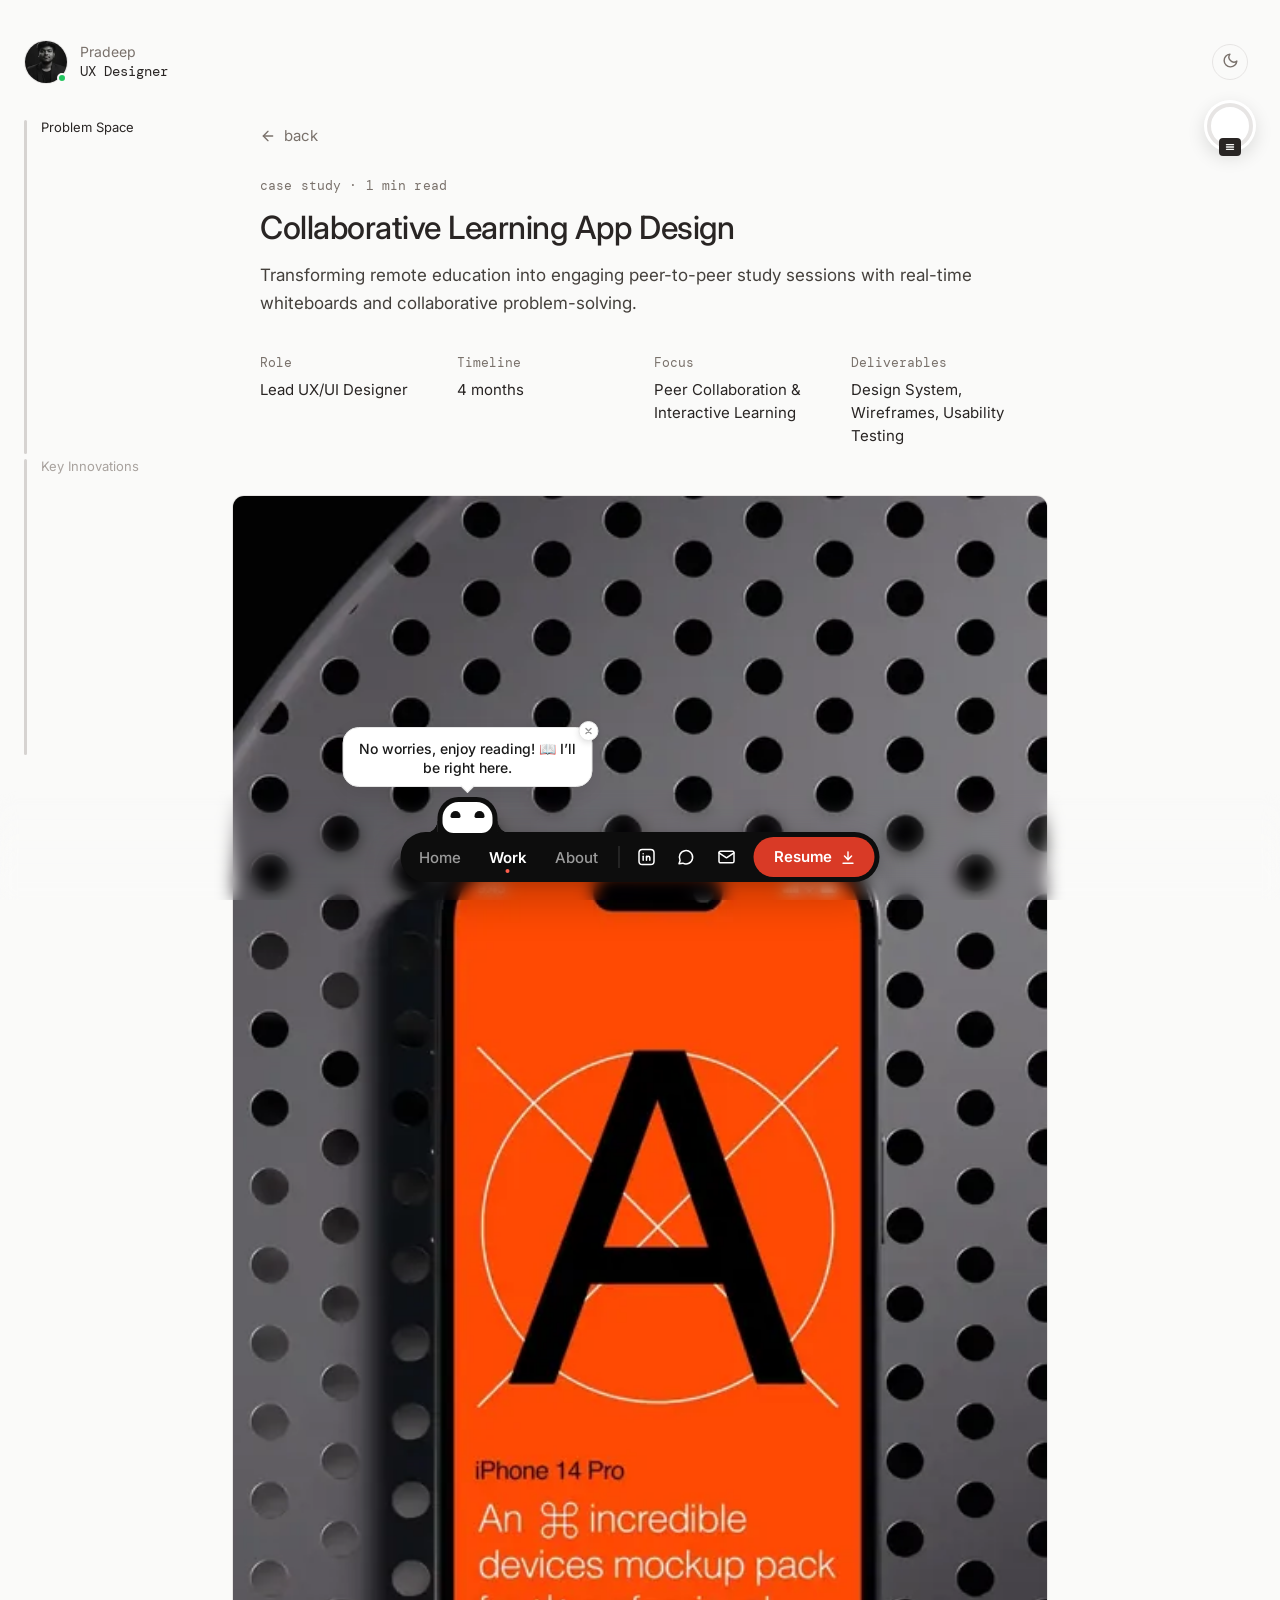
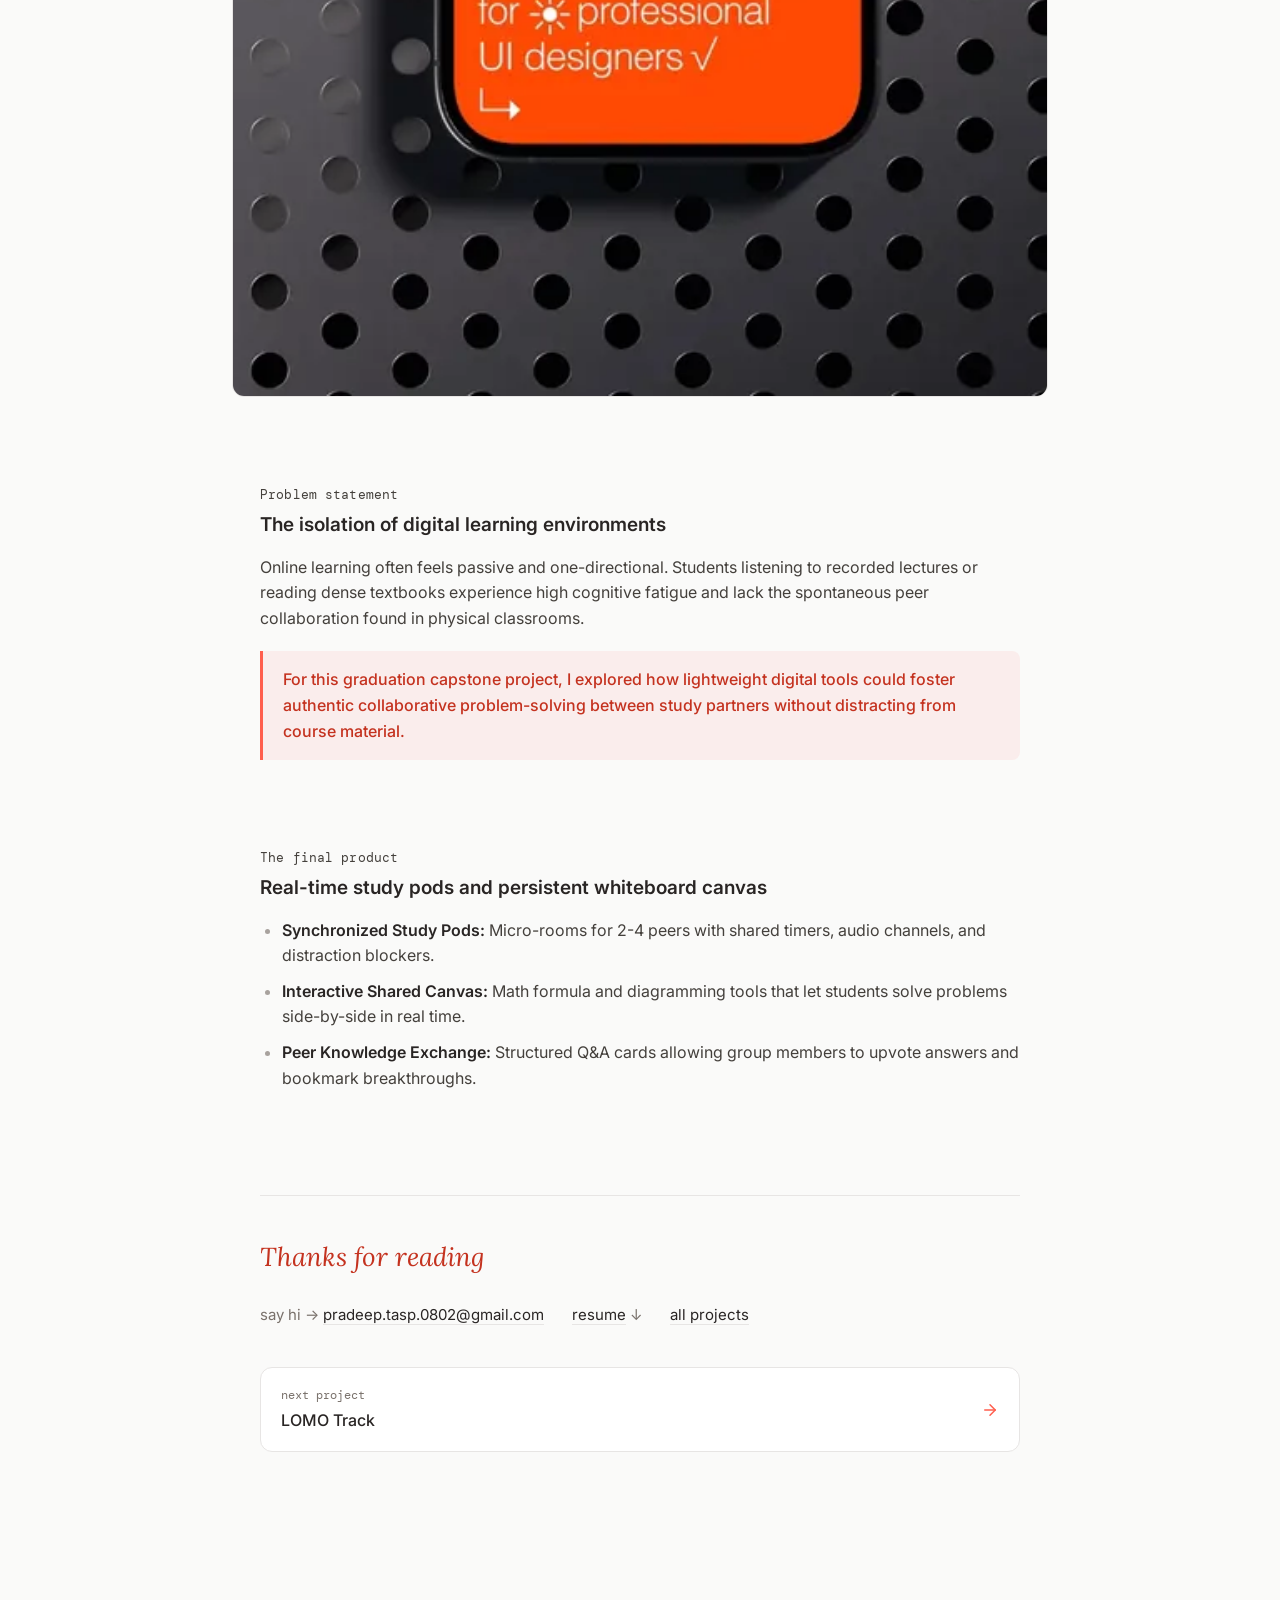
<file: collaborative-learning.html>
<!DOCTYPE html>
<html lang="en">
<head>
<!-- theme-boot: apply the saved dark theme before the first paint, so moving
     between pages never flashes a white screen while the page loads. -->
<script>try{if((localStorage.getItem("pradeep_theme")||localStorage.getItem("currentToggleState"))==="dark"){var d=document.documentElement;d.setAttribute("data-theme","dark")}}catch(e){}</script>
<style>html[data-theme="dark"],html[data-theme="dark"] body{background-color:#0f0f10;color-scheme:dark}</style>
  <meta charset="utf-8" />
  <meta name="viewport" content="width=device-width, initial-scale=1" />
  <title>Collaborative Learning App Design — Case Study | Pradeep UX Portfolio</title>
  <meta name="description" content="Graduation project: a collaborative learning app with real-time study pods and shared whiteboards. Case study by Pradeep." />
  <link rel="icon" href="assets/images/favicon-64.png" type="image/png" />
  <link rel="preconnect" href="https://fonts.googleapis.com" />
  <link rel="preconnect" href="https://fonts.gstatic.com" crossorigin />
  <link rel="stylesheet" href="https://fonts.googleapis.com/css2?family=DM+Mono:wght@400;500&family=Inter:wght@400;500;600&family=Lora:ital@1&family=Source+Serif+4:opsz,wght@8..60,400&display=swap" />
  <link rel="stylesheet" href="css/case-study.css" />
  <link rel="stylesheet" href="css/bot-nav.css" />
</head>
<body class="cs-page">

  <div class="cs-topbar">
    <a href="index.html" class="cs-brand" aria-label="Pradeep, UX Designer - home">
      <span class="cs-avatar"><img src="assets/images/avatar-132.webp" alt="" width="44" height="44" decoding="async" /><i aria-hidden="true"></i></span>
      <span class="cs-brand-text"><span>Pradeep</span><span>UX Designer</span></span>
    </a>
    <button id="themeToggleBtn" class="cs-theme" type="button" aria-label="Toggle dark/light mode"><span id="themeIcon"></span></button>
  </div>

  <div class="cs-layout">
    <aside class="cs-toc" aria-label="On this page">
      <nav><ol></ol></nav>
    </aside>

    <main class="cs-article">
      <header>
        <a href="projects.html" class="cs-back">
          <svg viewBox="0 0 24 24" fill="none" stroke="currentColor" stroke-width="2" stroke-linecap="round" stroke-linejoin="round" aria-hidden="true"><path d="M19 12H5"/><path d="M12 19l-7-7 7-7"/></svg>
          back
        </a>
        <p class="cs-eyebrow">case study · <span data-read-time>3 min read</span></p>
        <h1 class="cs-title">Collaborative Learning App Design</h1>
        <p class="cs-summary">Transforming remote education into engaging peer-to-peer study sessions with real-time whiteboards and collaborative problem-solving.</p>

        <dl class="cs-meta">
          <div><dt>Role</dt><dd>Lead UX/UI Designer</dd></div>
          <div><dt>Timeline</dt><dd>4 months</dd></div>
          <div><dt>Focus</dt><dd>Peer Collaboration &amp; Interactive Learning</dd></div>
          <div><dt>Deliverables</dt><dd>Design System, Wireframes, Usability Testing</dd></div>
        </dl>

        <figure class="cs-cover">
          <img src="assets/images/collaborative-cover-1200.webp" srcset="assets/images/collaborative-cover-800.webp 800w, assets/images/collaborative-cover-1200.webp 1200w, assets/images/collaborative-cover.webp 2000w" sizes="(min-width: 1240px) 1120px, (min-width: 808px) 760px, 100vw" width="2000" height="1500" fetchpriority="high" decoding="async" alt="Collaborative Learning app UI" />
        </figure>
      </header>

      <section class="cs-block" id="problem" data-toc="Problem Space">
        <p class="cs-eyebrow">Problem statement</p>
        <h2>The isolation of digital learning environments</h2>
        <p>Online learning often feels passive and one-directional. Students listening to recorded lectures or reading dense textbooks experience high cognitive fatigue and lack the spontaneous peer collaboration found in physical classrooms.</p>
        <div class="cs-callout">
          <p>For this graduation capstone project, I explored how lightweight digital tools could foster authentic collaborative problem-solving between study partners without distracting from course material.</p>
        </div>
      </section>

      <section class="cs-block" id="solution" data-toc="Key Innovations">
        <p class="cs-eyebrow">The final product</p>
        <h2>Real-time study pods and persistent whiteboard canvas</h2>
        <ul class="cs-list">
          <li><strong>Synchronized Study Pods:</strong> Micro-rooms for 2-4 peers with shared timers, audio channels, and distraction blockers.</li>
          <li><strong>Interactive Shared Canvas:</strong> Math formula and diagramming tools that let students solve problems side-by-side in real time.</li>
          <li><strong>Peer Knowledge Exchange:</strong> Structured Q&amp;A cards allowing group members to upvote answers and bookmark breakthroughs.</li>
        </ul>
      </section>

      <footer class="cs-end">
        <p class="cs-thanks">Thanks for reading</p>
        <ul class="cs-links">
          <li><a href="mailto:pradeep.tasp.0802@gmail.com">say hi → <span>pradeep.tasp.0802@gmail.com</span></a></li>
          <li><a href="https://framerusercontent.com/assets/leYzq3yJ71NjjhqCAEeSTh7vr0.pdf" target="_blank" rel="noopener noreferrer"><span>resume</span> ↓</a></li>
          <li><a href="projects.html"><span>all projects</span></a></li>
        </ul>
        <a href="lomo-track.html" class="cs-next">
          <div><small>next project</small><strong>LOMO Track</strong></div>
          <svg viewBox="0 0 24 24" fill="none" stroke="currentColor" stroke-width="2" stroke-linecap="round" stroke-linejoin="round" aria-hidden="true"><path d="M5 12h14"/><path d="M12 5l7 7-7 7"/></svg>
        </a>
      </footer>
    </main>
  </div>

  <script src="js/main.js" defer></script>
  <script src="js/case-study.js" defer></script>
  <script src="js/bot-nav.js" defer></script>
</body>
</html>
</file>
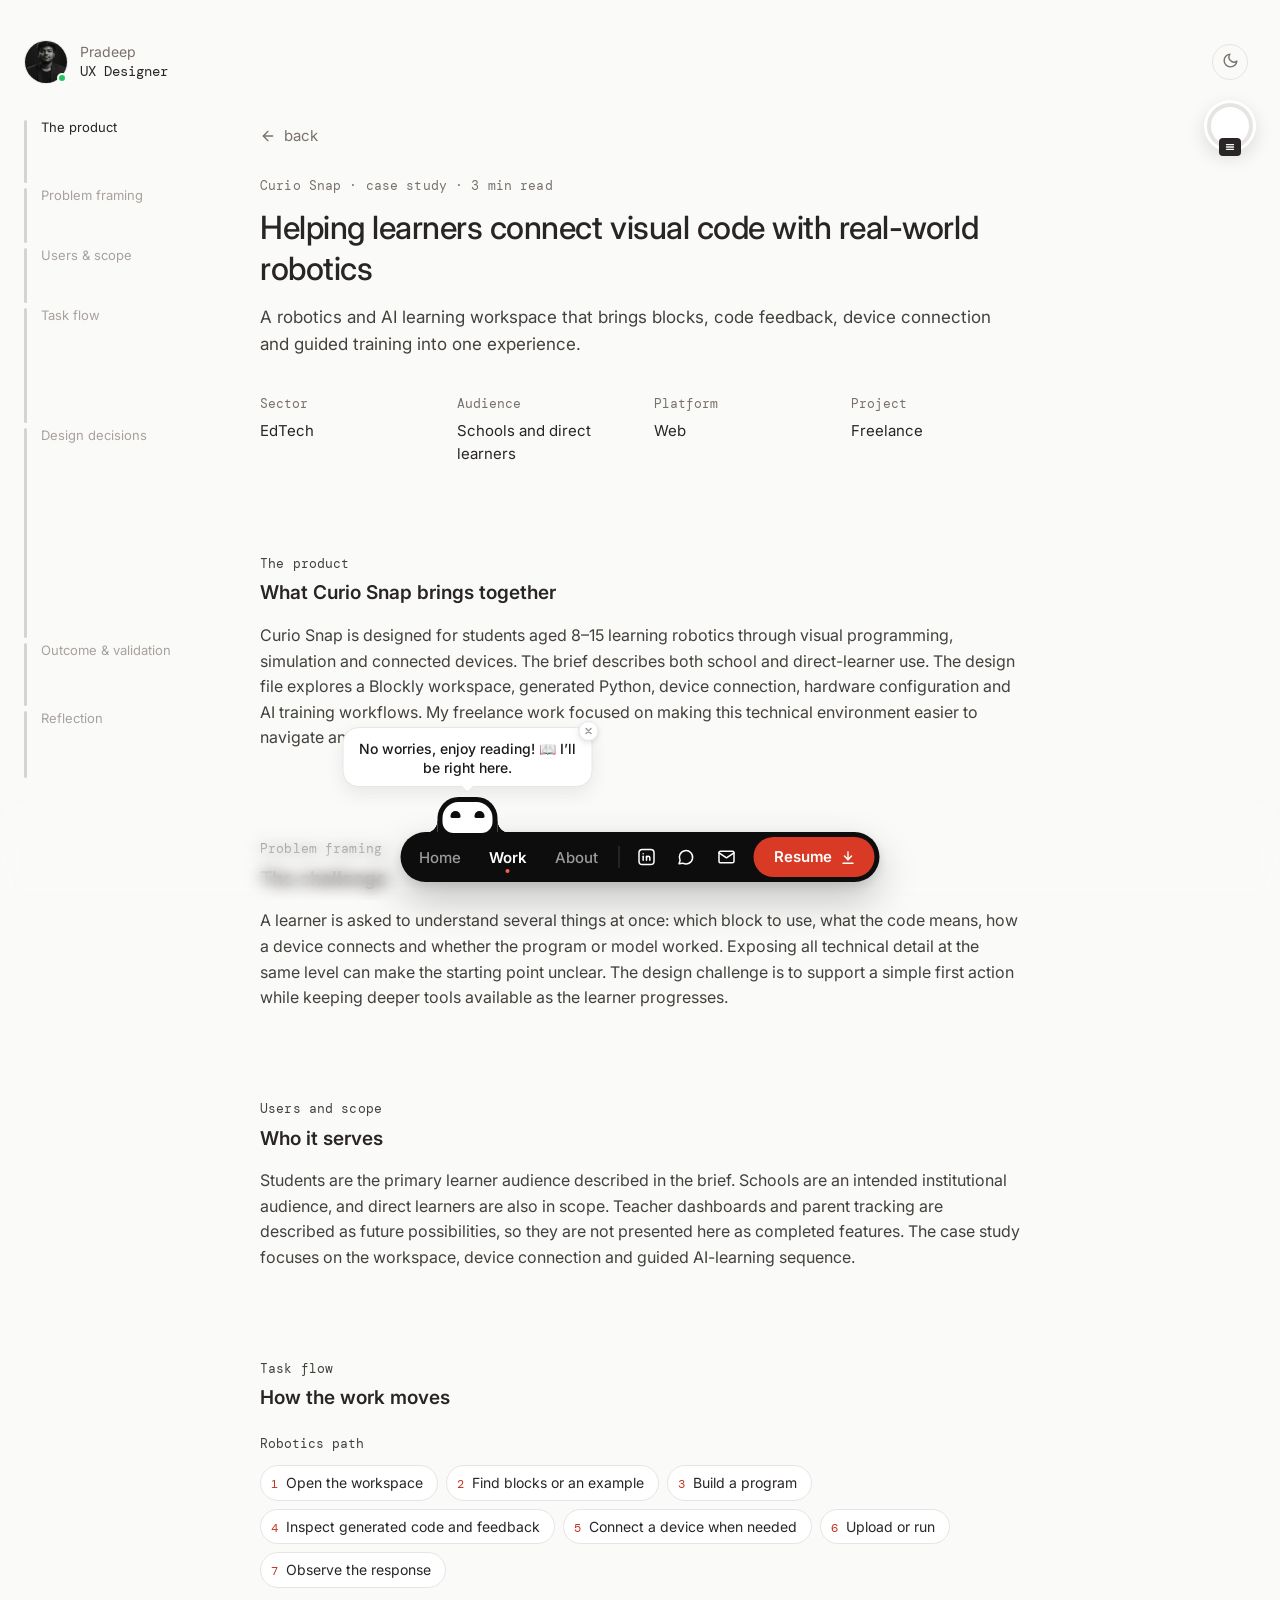
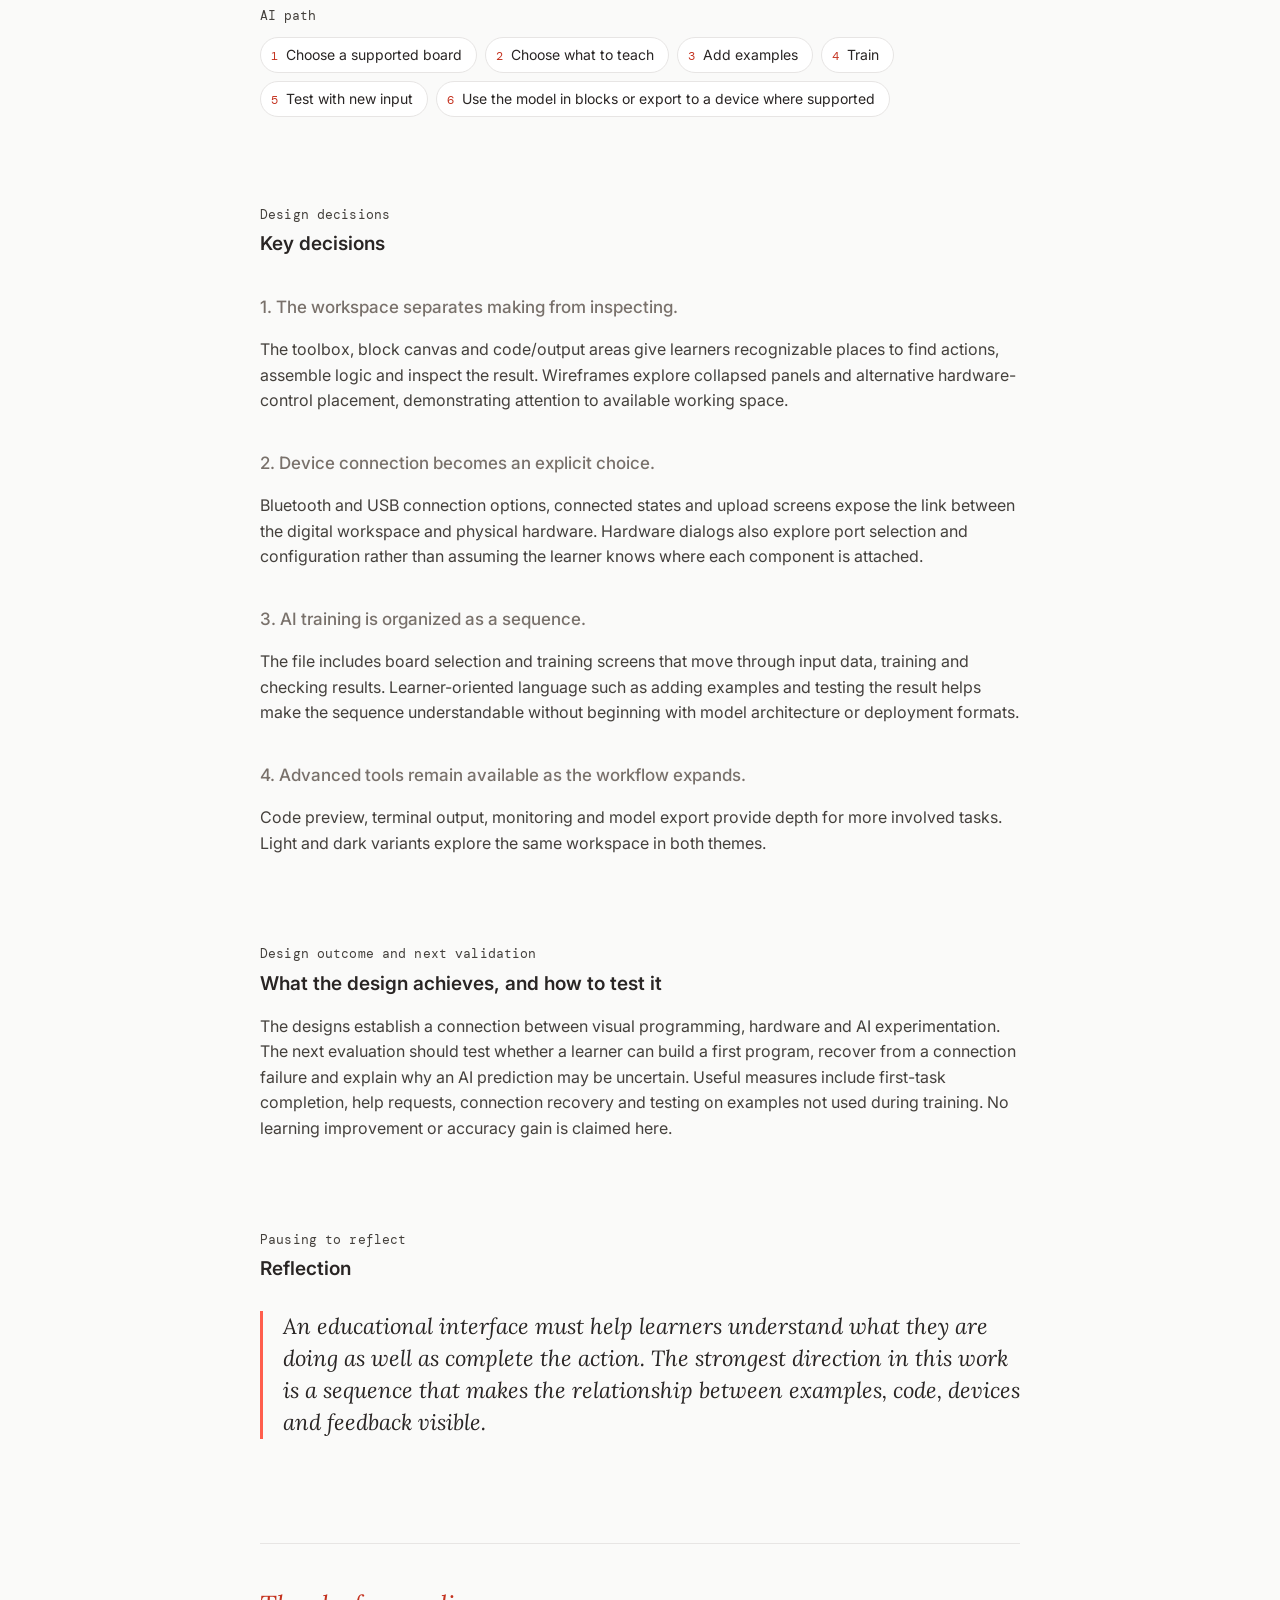
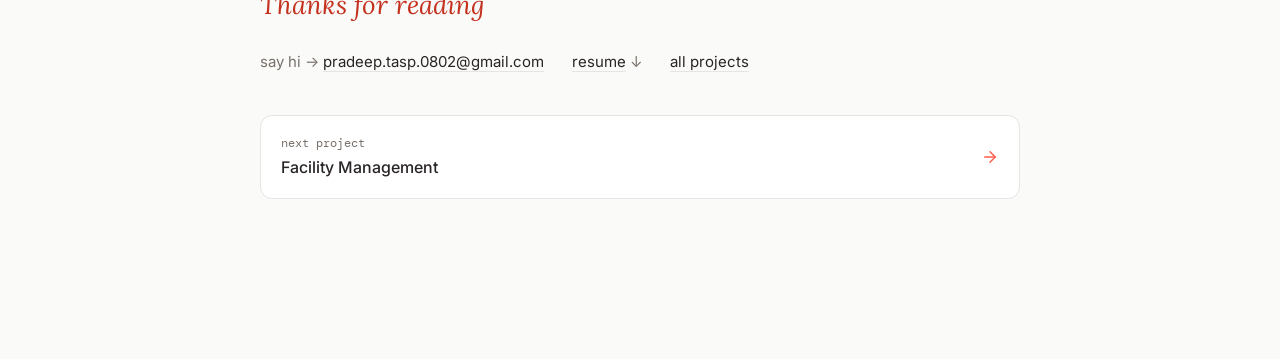
<file: curio-snap.html>
<!DOCTYPE html>
<html lang="en">
<head>
<!-- theme-boot: apply the saved dark theme before the first paint, so moving
     between pages never flashes a white screen while the page loads. -->
<script>try{if((localStorage.getItem("pradeep_theme")||localStorage.getItem("currentToggleState"))==="dark"){var d=document.documentElement;d.setAttribute("data-theme","dark")}}catch(e){}</script>
<style>html[data-theme="dark"],html[data-theme="dark"] body{background-color:#0f0f10;color-scheme:dark}</style>
  <meta charset="utf-8" />
  <meta name="viewport" content="width=device-width, initial-scale=1" />
  <title>Curio Snap — Case Study | Pradeep UX Portfolio</title>
  <meta name="description" content="Helping learners connect visual code with real-world robotics. Case study on a robotics and AI learning workspace by Pradeep." />
  <link rel="icon" href="assets/images/favicon-64.png" type="image/png" />
  <link rel="preconnect" href="https://fonts.googleapis.com" />
  <link rel="preconnect" href="https://fonts.gstatic.com" crossorigin />
  <link rel="stylesheet" href="https://fonts.googleapis.com/css2?family=DM+Mono:wght@400;500&family=Inter:wght@400;500;600&family=Lora:ital@1&family=Source+Serif+4:opsz,wght@8..60,400&display=swap" />
  <link rel="stylesheet" href="css/case-study.css" />
  <link rel="stylesheet" href="css/bot-nav.css" />
</head>
<body class="cs-page">

  <div class="cs-topbar">
    <a href="index.html" class="cs-brand" aria-label="Pradeep, UX Designer - home">
      <span class="cs-avatar"><img src="assets/images/avatar-132.webp" alt="" width="44" height="44" decoding="async" /><i aria-hidden="true"></i></span>
      <span class="cs-brand-text"><span>Pradeep</span><span>UX Designer</span></span>
    </a>
    <button id="themeToggleBtn" class="cs-theme" type="button" aria-label="Toggle dark/light mode"><span id="themeIcon"></span></button>
  </div>

  <div class="cs-layout">
    <aside class="cs-toc" aria-label="On this page">
      <nav><ol></ol></nav>
    </aside>

    <main class="cs-article">
      <header>
        <a href="projects.html" class="cs-back">
          <svg viewBox="0 0 24 24" fill="none" stroke="currentColor" stroke-width="2" stroke-linecap="round" stroke-linejoin="round" aria-hidden="true"><path d="M19 12H5"/><path d="M12 19l-7-7 7-7"/></svg>
          back
        </a>
        <p class="cs-eyebrow">Curio Snap · case study · <span data-read-time>4 min read</span></p>
        <h1 class="cs-title">Helping learners connect visual code with real-world robotics</h1>
        <p class="cs-summary">A robotics and AI learning workspace that brings blocks, code feedback, device connection and guided training into one experience.</p>

        <dl class="cs-meta">
          <div><dt>Sector</dt><dd>EdTech</dd></div>
          <div><dt>Audience</dt><dd>Schools and direct learners</dd></div>
          <div><dt>Platform</dt><dd>Web</dd></div>
          <div><dt>Project</dt><dd>Freelance</dd></div>
        </dl>
      </header>

      <section class="cs-block" id="product" data-toc="The product">
        <p class="cs-eyebrow">The product</p>
        <h2>What Curio Snap brings together</h2>
        <p>Curio Snap is designed for students aged 8–15 learning robotics through visual programming, simulation and connected devices. The brief describes both school and direct-learner use. The design file explores a Blockly workspace, generated Python, device connection, hardware configuration and AI training workflows. My freelance work focused on making this technical environment easier to navigate and understand.</p>
      </section>

      <section class="cs-block" id="problem" data-toc="Problem framing">
        <p class="cs-eyebrow">Problem framing</p>
        <h2>The challenge</h2>
        <p>A learner is asked to understand several things at once: which block to use, what the code means, how a device connects and whether the program or model worked. Exposing all technical detail at the same level can make the starting point unclear. The design challenge is to support a simple first action while keeping deeper tools available as the learner progresses.</p>
      </section>

      <section class="cs-block" id="users" data-toc="Users &amp; scope">
        <p class="cs-eyebrow">Users and scope</p>
        <h2>Who it serves</h2>
        <p>Students are the primary learner audience described in the brief. Schools are an intended institutional audience, and direct learners are also in scope. Teacher dashboards and parent tracking are described as future possibilities, so they are not presented here as completed features. The case study focuses on the workspace, device connection and guided AI-learning sequence.</p>
      </section>

      <section class="cs-block" id="flow" data-toc="Task flow">
        <p class="cs-eyebrow">Task flow</p>
        <h2>How the work moves</h2>
        <div class="cs-flowgroup">
          <p class="cs-flowgroup-label">Robotics path</p>
          <ol class="cs-steps">
            <li>Open the workspace</li>
            <li>Find blocks or an example</li>
            <li>Build a program</li>
            <li>Inspect generated code and feedback</li>
            <li>Connect a device when needed</li>
            <li>Upload or run</li>
            <li>Observe the response</li>
          </ol>
        </div>
        <div class="cs-flowgroup">
          <p class="cs-flowgroup-label">AI path</p>
          <ol class="cs-steps">
            <li>Choose a supported board</li>
            <li>Choose what to teach</li>
            <li>Add examples</li>
            <li>Train</li>
            <li>Test with new input</li>
            <li>Use the model in blocks or export to a device where supported</li>
          </ol>
        </div>
      </section>

      <section class="cs-block" id="decisions" data-toc="Design decisions">
        <p class="cs-eyebrow">Design decisions</p>
        <h2>Key decisions</h2>
        <h3>1. The workspace separates making from inspecting.</h3>
        <p>The toolbox, block canvas and code/output areas give learners recognizable places to find actions, assemble logic and inspect the result. Wireframes explore collapsed panels and alternative hardware-control placement, demonstrating attention to available working space.</p>
        <h3>2. Device connection becomes an explicit choice.</h3>
        <p>Bluetooth and USB connection options, connected states and upload screens expose the link between the digital workspace and physical hardware. Hardware dialogs also explore port selection and configuration rather than assuming the learner knows where each component is attached.</p>
        <h3>3. AI training is organized as a sequence.</h3>
        <p>The file includes board selection and training screens that move through input data, training and checking results. Learner-oriented language such as adding examples and testing the result helps make the sequence understandable without beginning with model architecture or deployment formats.</p>
        <h3>4. Advanced tools remain available as the workflow expands.</h3>
        <p>Code preview, terminal output, monitoring and model export provide depth for more involved tasks. Light and dark variants explore the same workspace in both themes.</p>
      </section>

      <section class="cs-block" id="outcome" data-toc="Outcome &amp; validation">
        <p class="cs-eyebrow">Design outcome and next validation</p>
        <h2>What the design achieves, and how to test it</h2>
        <p>The designs establish a connection between visual programming, hardware and AI experimentation. The next evaluation should test whether a learner can build a first program, recover from a connection failure and explain why an AI prediction may be uncertain. Useful measures include first-task completion, help requests, connection recovery and testing on examples not used during training. No learning improvement or accuracy gain is claimed here.</p>
      </section>

      <section class="cs-block" id="reflection" data-toc="Reflection">
        <p class="cs-eyebrow">Pausing to reflect</p>
        <h2>Reflection</h2>
        <blockquote class="cs-quote">An educational interface must help learners understand what they are doing as well as complete the action. The strongest direction in this work is a sequence that makes the relationship between examples, code, devices and feedback visible.</blockquote>
      </section>

      <footer class="cs-end">
        <p class="cs-thanks">Thanks for reading</p>
        <ul class="cs-links">
          <li><a href="mailto:pradeep.tasp.0802@gmail.com">say hi → <span>pradeep.tasp.0802@gmail.com</span></a></li>
          <li><a href="https://framerusercontent.com/assets/leYzq3yJ71NjjhqCAEeSTh7vr0.pdf" target="_blank" rel="noopener noreferrer"><span>resume</span> ↓</a></li>
          <li><a href="projects.html"><span>all projects</span></a></li>
        </ul>
        <a href="facility-management.html" class="cs-next">
          <div><small>next project</small><strong>Facility Management</strong></div>
          <svg viewBox="0 0 24 24" fill="none" stroke="currentColor" stroke-width="2" stroke-linecap="round" stroke-linejoin="round" aria-hidden="true"><path d="M5 12h14"/><path d="M12 5l7 7-7 7"/></svg>
        </a>
      </footer>
    </main>
  </div>

  <script src="js/main.js" defer></script>
  <script src="js/case-study.js" defer></script>
  <script src="js/bot-nav.js" defer></script>
</body>
</html>
</file>
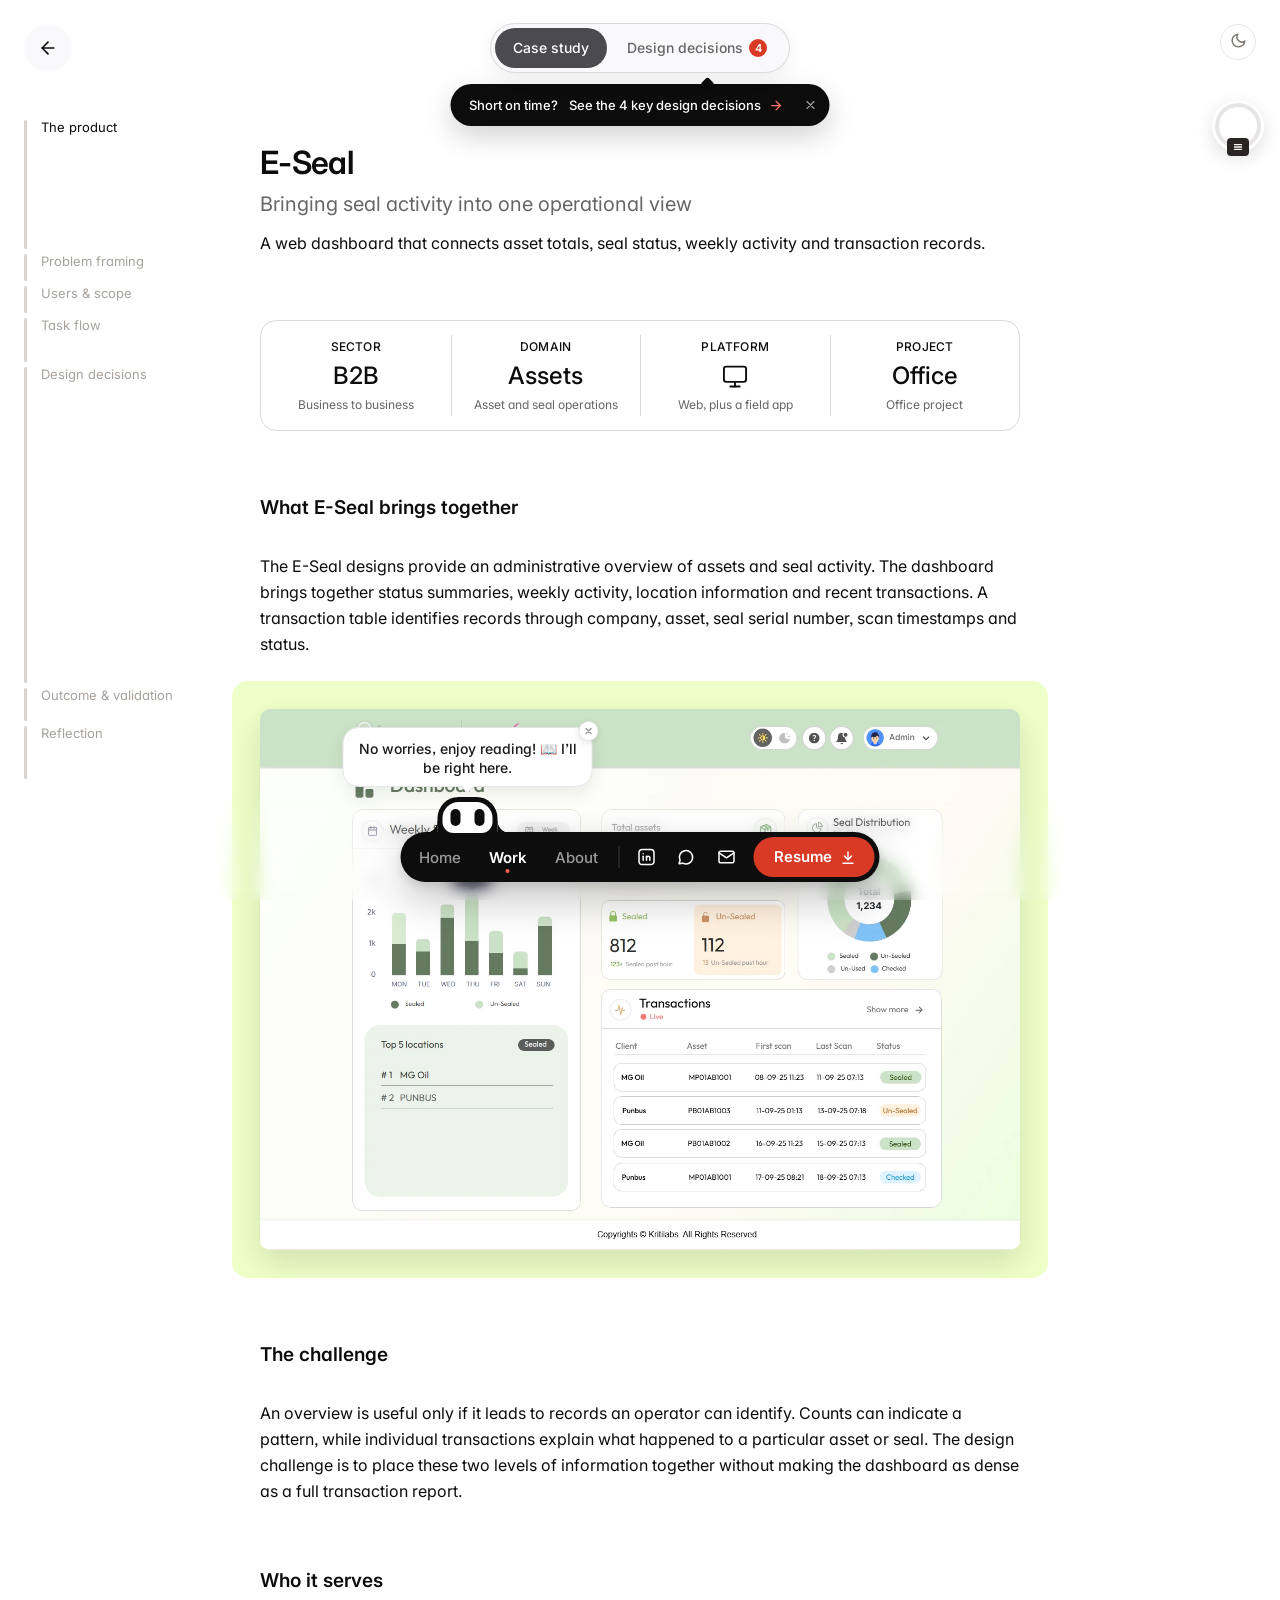
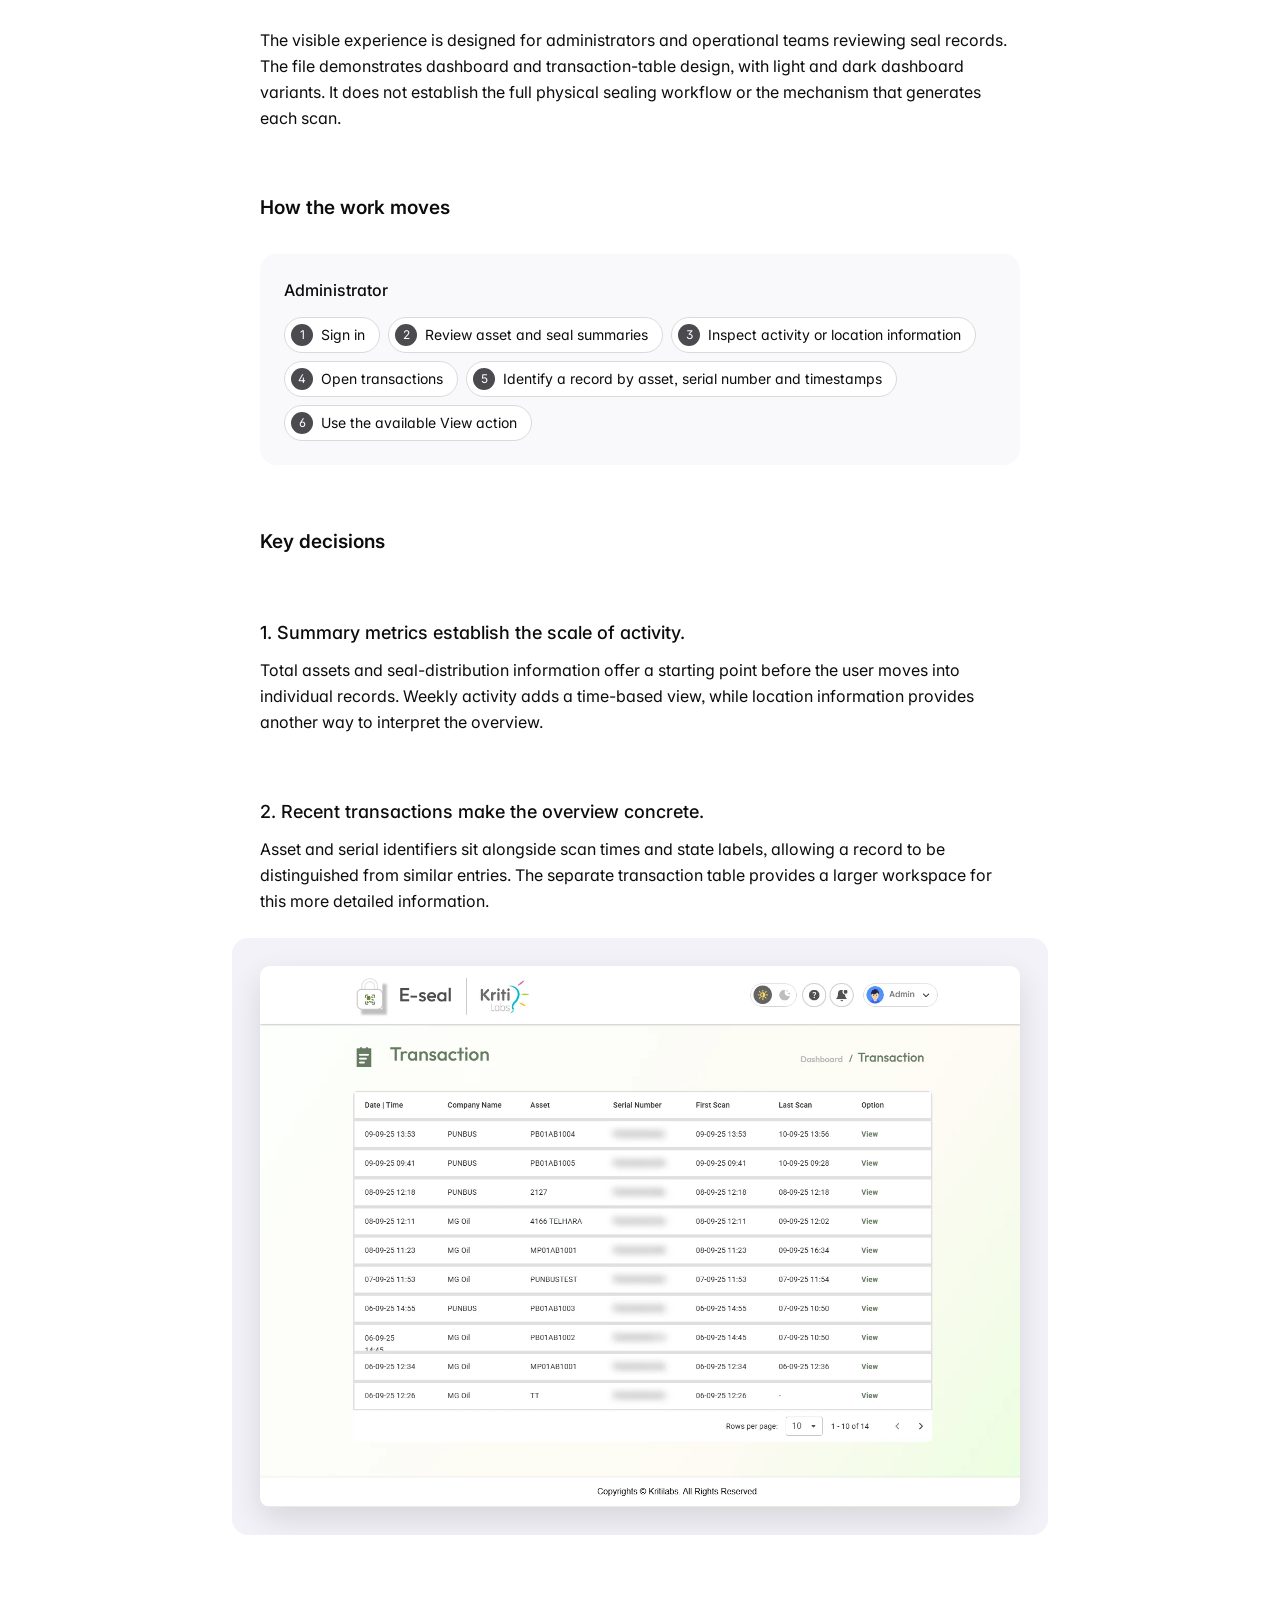
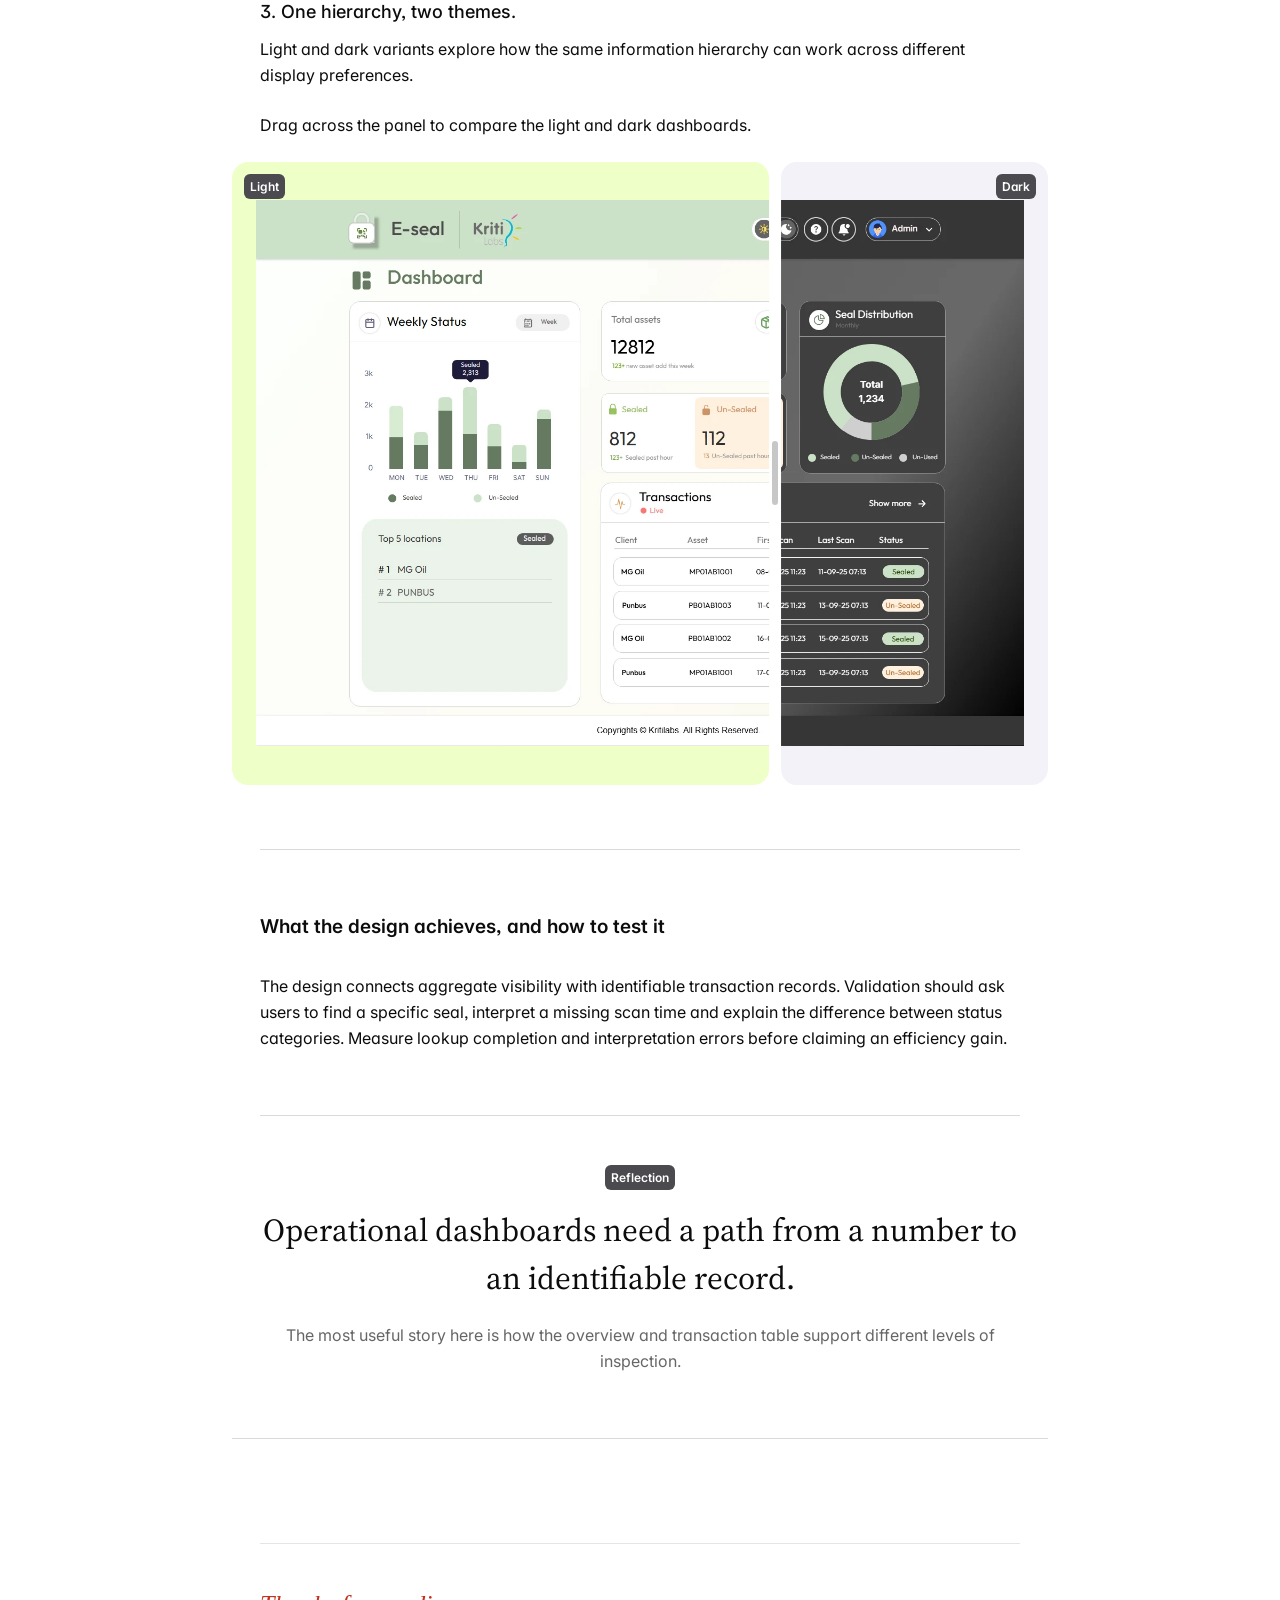
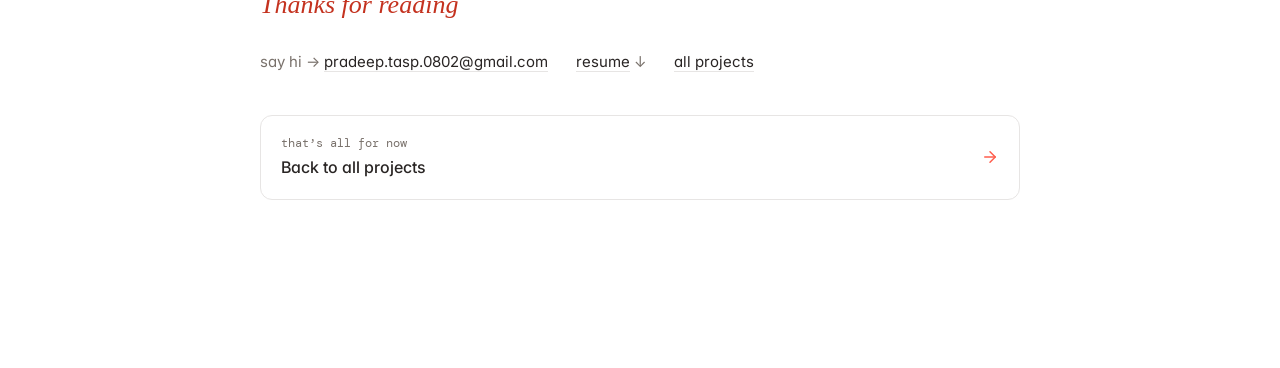
<file: e-seal.html>
<!DOCTYPE html>
<html lang="en">
<head>
<!-- theme-boot: apply the saved dark theme before the first paint, so moving
     between pages never flashes a white screen while the page loads. -->
<script>try{if((localStorage.getItem("pradeep_theme")||localStorage.getItem("currentToggleState"))==="dark"){var d=document.documentElement;d.setAttribute("data-theme","dark")}}catch(e){}</script>
<style>html[data-theme="dark"],html[data-theme="dark"] body{background-color:#0f0f10;color-scheme:dark}</style>
  <meta charset="utf-8" />
  <meta name="viewport" content="width=device-width, initial-scale=1" />
  <title>E-Seal — Case Study | Pradeep UX Portfolio</title>
  <meta name="description" content="Bringing seal activity into one operational view. Case study on an asset and seal operations web dashboard and field app by Pradeep." />
  <link rel="icon" href="assets/images/favicon-64.png" type="image/png" />
  <link rel="preconnect" href="https://fonts.googleapis.com" />
  <link rel="preconnect" href="https://fonts.gstatic.com" crossorigin />
  <link rel="stylesheet" href="https://fonts.googleapis.com/css2?family=DM+Mono:wght@400;500&family=Inter:wght@400;500;600&family=Source+Serif+4:opsz,wght@8..60,400&display=swap" />
  <link rel="stylesheet" href="css/case-study.css" />
  <link rel="stylesheet" href="css/case-study-caseform.css" />
  <link rel="stylesheet" href="css/case-study-story.css" />
  <link rel="stylesheet" href="css/bot-nav.css" />
</head>
<!--
  E-Seal case study. Two views share this page: the case study (default, the earlier copy
  unchanged) and Design decisions, switched by the toggle at the top (js/case-study-story.js).
  Web screens are rendered from "Ebaton(e-seal) Web(UI) App Design.fig", app screens from
  "Ebaton(e-seal) Mobile App Design.fig". Vehicle numbers are replaced with demo values and seal
  serial numbers are blurred. No outcome metrics are claimed.
  Sources and open questions: docs/e-seal-case-study/.
-->
<body class="cs-page cf-page">

  <a href="projects.html" class="cf-back" aria-label="Back to all projects">
    <svg viewBox="0 0 24 24" fill="none" stroke="currentColor" stroke-width="2" stroke-linecap="round" stroke-linejoin="round" aria-hidden="true"><path d="M19 12H5"/><path d="M12 19l-7-7 7-7"/></svg>
  </a>
  <button id="themeToggleBtn" class="cs-theme" type="button" aria-label="Toggle dark/light mode"><span id="themeIcon"></span></button>

  <!-- View toggle: case study (default) / design decisions -->
  <div class="ds-viewtoggle" role="tablist" aria-label="Choose a view">
    <button type="button" role="tab" id="view-tab-overview" aria-controls="view-overview" aria-selected="true">Case study</button>
    <button type="button" role="tab" id="view-tab-decisions" aria-controls="view-decisions" aria-selected="false" tabindex="-1"><span class="ds-viewtoggle__long">Design decisions</span><span class="ds-viewtoggle__short" aria-hidden="true">Decisions</span><span class="ds-viewtoggle__count" aria-hidden="true">4</span></button>
  </div>
  <!-- First-visit nudge towards the decisions view; shown by js/case-study-story.js -->
  <div class="ds-viewhint" hidden>
    <button type="button" class="ds-viewhint__go"><span class="ds-viewhint__lead">Short on time?&nbsp;</span>See the 4 key design decisions <svg viewBox="0 0 24 24" fill="none" stroke="currentColor" stroke-width="2" stroke-linecap="round" stroke-linejoin="round" aria-hidden="true"><path d="M5 12h14"/><path d="M12 5l7 7-7 7"/></svg></button>
    <button type="button" class="ds-viewhint__x" aria-label="Dismiss tip"><svg viewBox="0 0 24 24" fill="none" stroke="currentColor" stroke-width="2" stroke-linecap="round" aria-hidden="true"><path d="M6 6l12 12M18 6L6 18"/></svg></button>
  </div>

  <!-- Contents rail: filled by js/case-study.js from each section's data-toc -->
  <aside class="cs-toc" aria-label="On this page">
    <nav><ol></ol></nav>
  </aside>

  <main class="cs-article cf-article">
    <header class="cf-head">
      <h1>E-Seal</h1>
      <p class="cf-tagline">Bringing seal activity into one operational view</p>
      <p class="cs-summary">A web dashboard that connects asset totals, seal status, weekly activity and transaction records.</p>

      <dl class="cf-meta">
        <div><dt>Sector</dt><dd><strong>B2B</strong><span>Business to business</span></dd></div>
        <div><dt>Domain</dt><dd><strong>Assets</strong><span>Asset and seal operations</span></dd></div>
        <div>
          <dt>Platform</dt>
          <dd>
            <strong><svg viewBox="0 0 24 24" fill="none" stroke="currentColor" stroke-width="1.6" stroke-linecap="round" stroke-linejoin="round" aria-hidden="true"><rect x="2.5" y="4" width="19" height="13" rx="2"/><path d="M8 21h8"/><path d="M12 17v4"/></svg></strong>
            <span>Web, plus a field app</span>
          </dd>
        </div>
        <div><dt>Project</dt><dd><strong>Office</strong><span>Office project</span></dd></div>
      </dl>
    </header>

    <!-- ============ VIEW 1: Case study (default) ============ -->
    <div class="cs-view" id="view-overview" data-view="overview" role="tabpanel" aria-labelledby="view-tab-overview">

    <section class="cs-block cf-section" id="product" data-toc="The product">
      <h2 class="cf-label">What E-Seal brings together</h2>
      <p class="cf-text">The E-Seal designs provide an administrative overview of assets and seal activity. The dashboard brings together status summaries, weekly activity, location information and recent transactions. A transaction table identifies records through company, asset, seal serial number, scan timestamps and status.</p>
      <figure class="cf-media cf-media--lime ds-media--web" aria-label="E-Seal dashboard">
        <img src="assets/images/case-studies/e-seal/web-dashboard.webp" alt="E-Seal dashboard: weekly sealed and un-sealed status chart, total assets, sealed and un-sealed counts, seal distribution, top 5 locations and a live transactions list" width="1440" height="1024" />
      </figure>
    </section>

    <section class="cs-block cf-section" id="problem" data-toc="Problem framing">
      <h2 class="cf-label">The challenge</h2>
      <p class="cf-text">An overview is useful only if it leads to records an operator can identify. Counts can indicate a pattern, while individual transactions explain what happened to a particular asset or seal. The design challenge is to place these two levels of information together without making the dashboard as dense as a full transaction report.</p>
    </section>

    <section class="cs-block cf-section" id="users" data-toc="Users &amp; scope">
      <h2 class="cf-label">Who it serves</h2>
      <p class="cf-text">The visible experience is designed for administrators and operational teams reviewing seal records. The file demonstrates dashboard and transaction-table design, with light and dark dashboard variants. It does not establish the full physical sealing workflow or the mechanism that generates each scan.</p>
    </section>

    <section class="cs-block cf-section" id="flow" data-toc="Task flow">
      <h2 class="cf-label">How the work moves</h2>
      <div class="cs-flowgroup">
        <p class="cs-flowgroup-label">Administrator</p>
        <ol class="cs-steps">
          <li>Sign in</li>
          <li>Review asset and seal summaries</li>
          <li>Inspect activity or location information</li>
          <li>Open transactions</li>
          <li>Identify a record by asset, serial number and timestamps</li>
          <li>Use the available View action</li>
        </ol>
      </div>
    </section>

    <section class="cs-block cf-section" id="decisions" data-toc="Design decisions">
      <h2 class="cf-label">Key decisions</h2>

      <h3 class="cf-decision">1. Summary metrics establish the scale of activity.</h3>
      <p class="cf-text">Total assets and seal-distribution information offer a starting point before the user moves into individual records. Weekly activity adds a time-based view, while location information provides another way to interpret the overview.</p>

      <h3 class="cf-decision">2. Recent transactions make the overview concrete.</h3>
      <p class="cf-text">Asset and serial identifiers sit alongside scan times and state labels, allowing a record to be distinguished from similar entries. The separate transaction table provides a larger workspace for this more detailed information.</p>
      <figure class="cf-media cf-media--mist ds-media--web" aria-label="Transaction table">
        <img src="assets/images/case-studies/e-seal/web-transactions.webp" alt="Transaction table with date and time, company, asset, serial number (blurred), first scan, last scan and a View action, with pagination" width="1440" height="1024" loading="lazy" />
      </figure>

      <h3 class="cf-decision">3. One hierarchy, two themes.</h3>
      <p class="cf-text">Light and dark variants explore how the same information hierarchy can work across different display preferences.</p>
      <p class="cf-text">Drag across the panel to compare the light and dark dashboards.</p>
      <div class="cf-compare ds-compare--web">
        <figure class="cf-media cf-media--lime cf-compare__layer cf-compare__layer--before" aria-label="Light dashboard">
          <span class="cf-badge cf-badge--left">Light</span>
          <img src="assets/images/case-studies/e-seal/web-dashboard.webp" alt="Light dashboard" width="1440" height="1024" loading="lazy" draggable="false" />
        </figure>
        <figure class="cf-media cf-media--mist cf-compare__layer cf-compare__layer--after" aria-label="Dark dashboard">
          <span class="cf-badge cf-badge--right">Dark</span>
          <img src="assets/images/case-studies/e-seal/web-dashboard-dark.webp" alt="Dark dashboard with the same layout" width="1440" height="1024" loading="lazy" draggable="false" />
        </figure>
        <div class="cf-compare__handle" role="slider" tabindex="0" aria-label="Compare light and dark dashboards" aria-valuemin="0" aria-valuemax="100" aria-valuenow="50" aria-valuetext="50% light"></div>
      </div>
      <hr class="cf-rule" />
    </section>

    <section class="cs-block cf-section" id="outcome" data-toc="Outcome &amp; validation">
      <h2 class="cf-label">What the design achieves, and how to test it</h2>
      <p class="cf-text">The design connects aggregate visibility with identifiable transaction records. Validation should ask users to find a specific seal, interpret a missing scan time and explain the difference between status categories. Measure lookup completion and interpretation errors before claiming an efficiency gain.</p>
      <hr class="cf-rule" />
    </section>

    <section class="cs-block cf-quote" id="reflection" data-toc="Reflection">
      <span class="cf-badge">Reflection</span>
      <blockquote class="cs-quote">Operational dashboards need a path from a number to an identifiable record.</blockquote>
      <p class="cf-quote-note">The most useful story here is how the overview and transaction table support different levels of inspection.</p>
    </section>

    </div>

    <!-- ============ VIEW 2: Design decisions (Decision Stories framework) ============ -->
    <div class="cs-view" id="view-decisions" data-view="decisions" role="tabpanel" aria-labelledby="view-tab-decisions">

    <section class="cs-block cf-section" id="dd-intro" data-toc="Key decisions">
      <h2 class="cf-label">Design decisions</h2>
      <p class="cf-text">E-Seal has two sides: a web dashboard for administrators and a mobile app for the people who seal and unseal assets in the field. Four decisions shaped them. Each story follows the same structure: the situation before, the alternatives, the reasoning and trade-off, what I designed, and what can honestly be said about the result.</p>

      <ol class="cf-cards ds-index">
        <li class="cf-card"><a href="#decision-1"><h3><span>1</span>Web for oversight, mobile for the field</h3><p class="ds-index__take">Two purpose-built surfaces instead of one app stretched across both jobs.</p><p>Strategic · Read story</p></a></li>
        <li class="cf-card"><a href="#decision-2"><h3><span>2</span>One scan screen, three ways to read a seal</h3><p class="ds-index__take">QR, RFID and NFC share the same card, fields and Seal action.</p><p>Strategic · Read story</p></a></li>
        <li class="cf-card"><a href="#decision-3"><h3><span>3</span>Connecting the RFID reader inside the app</h3><p class="ds-index__take">Not connected → pick a device → connected → scan, without leaving the task.</p><p>Tactical · Read story</p></a></li>
        <li class="cf-card"><a href="#decision-4"><h3><span>4</span>A dashboard that leads to records</h3><p class="ds-index__take">Counts and a live feed on top, the full transaction table one click away.</p><p>Tactical · Read story</p></a></li>
      </ol>

      <ul class="ds-legend" aria-label="Image labels">
        <li><span class="cf-tag cf-tag--purple">Exploration</span>Lo-fi wireframes and drafts from my Figma files</li>
        <li><span class="cf-tag ds-tag--concept">Conceptual</span>An option described for comparison, not a design I made</li>
        <li><span class="cf-tag cf-tag--green">Final design</span>The hi-fi screens</li>
      </ul>
    </section>

    <!-- ---------- Decision 01 ---------- -->
    <section class="cs-block cf-section ds-story" id="decision-1" data-toc="01 · Web and mobile">
      <p class="ds-story__num">Decision 01 · Strategic</p>
      <h2 class="ds-story__title">Why oversight lives on the web and sealing lives on a phone</h2>
      <p class="cf-text ds-story__hook">An administrator reviewing a week of seal activity and an operator sealing a tanker at the gate need very different tools.</p>

      <h3 class="cf-sublabel">Before the decision</h3>
      <p class="cf-text">The two jobs share data (assets, seals, scans) but almost nothing else. One happens at a desk across many records; the other happens standing next to an asset, one seal at a time, with a scanner in hand.</p>

      <h3 class="cf-sublabel">The turning point</h3>
      <div class="ds-options ds-wide">
        <div class="ds-option">
          <span class="cf-tag ds-tag--concept">Option A · Conceptual</span>
          <h4>One responsive app for both</h4>
          <ul class="ds-pros">
            <li class="is-pro">One product to build and maintain</li>
            <li class="is-con">Dashboards squeezed onto phones</li>
            <li class="is-con">Scanning features clutter the desktop</li>
          </ul>
        </div>
        <div class="ds-option ds-option--chosen">
          <span class="cf-tag cf-tag--green">Option B · Chosen</span>
          <h4>Two purpose-built surfaces</h4>
          <ul class="ds-pros">
            <li class="is-pro">Web: totals, trends, tables</li>
            <li class="is-pro">Mobile: one big Scan button and the seal at hand</li>
            <li class="is-con">Two designs to keep consistent</li>
          </ul>
        </div>
      </div>
      <div class="ds-reason ds-wide">
        <div><p class="ds-reason__label">Reasoning</p><p>Each surface can be shaped around its moment of use: wide screens for comparison and lookup, a single obvious action for someone with their hands full.</p></div>
        <div class="ds-reason--trade"><p class="ds-reason__label">Trade-off</p><p>Two products to maintain, and two visual languages to reconcile. The web uses sage green with Outfit and Roboto; the app uses Inter with a brighter green.</p></div>
      </div>

      <h3 class="cf-sublabel">What I designed</h3>
      <figure class="cf-media cf-media--lime ds-media--web" aria-label="Web dashboard">
        <span class="cf-badge cf-badge--left">Web · administrators</span>
        <img src="assets/images/case-studies/e-seal/web-dashboard.webp" alt="Web dashboard with summaries, weekly chart, top locations and live transactions" width="1440" height="1024" loading="lazy" />
      </figure>
      <figure class="cf-media cf-media--periwinkle ds-trio" aria-label="Mobile app: sign in, home and scan">
        <div class="cf-phone"><div class="cf-phone__screen"><img src="assets/images/case-studies/e-seal/app-login.webp" alt="App sign in with login ID and password" width="720" height="1600" loading="lazy" /></div></div>
        <div class="cf-phone"><div class="cf-phone__screen ds-screen--mid"><img src="assets/images/case-studies/e-seal/app-home.webp" alt="App home: a single large green Scan button" width="720" height="1600" loading="lazy" /></div></div>
        <div class="cf-phone"><div class="cf-phone__screen ds-screen--mid"><img src="assets/images/case-studies/e-seal/app-success.webp" alt="Sealed: scanned ID and 'eSeal mapped to Dome3' details" width="720" height="1600" loading="lazy" /></div></div>
      </figure>
      <ul class="ds-captions ds-captions--three ds-wide">
        <li><strong>Sign in</strong>Login ID and password</li>
        <li><strong>Home</strong>One action: Scan</li>
        <li><strong>Sealed</strong>Confirmation with the mapped asset</li>
      </ul>

      <h3 class="cf-sublabel">Result</h3>
      <div class="ds-result ds-wide">
        <span class="cf-tag cf-tag--blue">Intended outcome · not measured</span>
        <p>Administrators get a desk tool for patterns and records; field staff get a phone tool with one primary action. Whether the two stay consistent enough is a question for the next round.</p>
        <ul class="ds-principles" aria-label="UX principles"><li>Match between system and real world</li><li>Flexibility and efficiency of use</li></ul>
      </div>
    </section>

    <!-- ---------- Decision 02 ---------- -->
    <section class="cs-block cf-section ds-story" id="decision-2" data-toc="02 · Three scan methods">
      <p class="ds-story__num">Decision 02 · Strategic</p>
      <h2 class="ds-story__title">Why QR, RFID and NFC share one scan screen</h2>
      <p class="cf-text ds-story__hook">The seal might carry a QR code, an RFID tag or an NFC chip. The operator's job is the same either way.</p>

      <h3 class="cf-sublabel">Before the decision</h3>
      <p class="cf-text">Each technology reads a seal differently: a camera for QR, a paired Bluetooth reader (the "Ebaton") for RFID, the phone's own antenna for NFC. Designing them separately would mean three flows for one task.</p>

      <h3 class="cf-sublabel">The turning point</h3>
      <div class="ds-options ds-wide">
        <div class="ds-option">
          <span class="cf-tag ds-tag--concept">Option A · Conceptual</span>
          <h4>A separate flow per technology</h4>
          <ul class="ds-pros">
            <li class="is-pro">Each tuned to its hardware</li>
            <li class="is-con">Three layouts to learn</li>
            <li class="is-con">The Seal step drifts between them</li>
          </ul>
        </div>
        <div class="ds-option ds-option--chosen">
          <span class="cf-tag cf-tag--green">Option B · Chosen</span>
          <h4>One card, method in the header</h4>
          <ul class="ds-pros">
            <li class="is-pro">"Scan with QR / RFID / NFC" with a time stamp</li>
            <li class="is-pro">Same fields, same "Enter details", same Seal button</li>
            <li class="is-con">RFID needs extra pairing states</li>
          </ul>
        </div>
      </div>
      <div class="ds-reason ds-wide">
        <div><p class="ds-reason__label">Reasoning</p><p>The technology is a detail of how the code arrives. Keeping one card means the operator learns the sealing task once, and only the header and icon change.</p></div>
        <div class="ds-reason--trade"><p class="ds-reason__label">Trade-off</p><p>A shared card has to fit the most complex case. RFID's device pairing adds states the other two never need (see Decision 03).</p></div>
      </div>

      <h3 class="cf-sublabel">What I designed</h3>
      <figure class="cf-media cf-media--lime ds-trio" aria-label="Scanned with QR, RFID and NFC">
        <div class="cf-phone"><div class="cf-phone__screen ds-screen--mid"><img src="assets/images/case-studies/e-seal/app-scanned-qr.webp" alt="Scanned with QR: QR code value, Enter details and Seal" width="720" height="1600" loading="lazy" /></div></div>
        <div class="cf-phone"><div class="cf-phone__screen ds-screen--mid"><img src="assets/images/case-studies/e-seal/app-scanned-rfid.webp" alt="Scanned with Ebaton: QR code and RFID code, Enter details and Seal" width="720" height="1600" loading="lazy" /></div></div>
        <div class="cf-phone"><div class="cf-phone__screen ds-screen--mid"><img src="assets/images/case-studies/e-seal/app-scanned-nfc.webp" alt="Scanned with NFC: QR code and NFC code, Enter details and Seal" width="720" height="1600" loading="lazy" /></div></div>
      </figure>
      <ul class="ds-captions ds-captions--three ds-wide">
        <li><strong>QR</strong>Camera scan</li>
        <li><strong>RFID</strong>Via the paired Ebaton reader</li>
        <li><strong>NFC</strong>The phone's own antenna</li>
      </ul>
      <div class="cf-pair">
        <figure class="cf-media cf-media--mist" aria-label="Sealed confirmation">
          <div class="cf-phone"><div class="cf-phone__screen ds-screen--mid"><img src="assets/images/case-studies/e-seal/app-success.webp" alt="Sealed confirmation with scanned ID and details" width="720" height="1600" loading="lazy" /></div></div>
        </figure>
        <figure class="cf-media cf-media--mist" aria-label="Un-seal">
          <div class="cf-phone"><div class="cf-phone__screen ds-screen--mid"><img src="assets/images/case-studies/e-seal/app-unseal.webp" alt="Sealed record with Checked and Un-Seal actions" width="720" height="1600" loading="lazy" /></div></div>
        </figure>
      </div>
      <ul class="ds-captions ds-wide">
        <li><strong>Sealed</strong>Same confirmation for every method</li>
        <li><strong>Un-seal</strong>Checked or Un-Seal on an existing seal</li>
      </ul>

      <h3 class="cf-sublabel">Result</h3>
      <div class="ds-result ds-wide">
        <span class="cf-tag cf-tag--blue">Intended outcome · not measured</span>
        <p>Three input technologies lead to one sealing flow and one confirmation. Time to seal and errors by method would show whether the shared card holds up.</p>
        <ul class="ds-principles" aria-label="UX principles"><li>Consistency and standards</li><li>Recognition rather than recall</li><li>Visibility of system status</li></ul>
      </div>
    </section>

    <!-- ---------- Decision 03 ---------- -->
    <section class="cs-block cf-section ds-story" id="decision-3" data-toc="03 · Device pairing">
      <p class="ds-story__num">Decision 03 · Tactical</p>
      <h2 class="ds-story__title">Why the RFID reader connects inside the app</h2>
      <p class="cf-text ds-story__hook">If the reader isn't connected, the scan simply doesn't happen, and the operator may not know why.</p>

      <h3 class="cf-sublabel">Before the decision</h3>
      <p class="cf-text">RFID scanning depends on a separate Bluetooth reader, the Ebaton. Without in-app handling, the operator would have to leave the task, find the device in the phone's Bluetooth settings and come back.</p>

      <h3 class="cf-sublabel">The turning point</h3>
      <div class="ds-options ds-wide">
        <div class="ds-option">
          <span class="cf-tag ds-tag--concept">Option A · Conceptual</span>
          <h4>Rely on system Bluetooth settings</h4>
          <ul class="ds-pros">
            <li class="is-pro">Nothing extra to design</li>
            <li class="is-con">The operator leaves the sealing task</li>
            <li class="is-con">"Not connected" looks like a broken scan</li>
          </ul>
        </div>
        <div class="ds-option ds-option--chosen">
          <span class="cf-tag cf-tag--green">Option B · Chosen</span>
          <h4>Pairing as a step in the scan card</h4>
          <ul class="ds-pros">
            <li class="is-pro">Says "Ebaton is not Connected" plainly</li>
            <li class="is-pro">Lists nearby readers with Connect</li>
            <li class="is-con">More states to design, build and test</li>
          </ul>
        </div>
      </div>
      <div class="ds-reason ds-wide">
        <div><p class="ds-reason__label">Reasoning</p><p>The connection is part of scanning, so it belongs in the scan card. Naming the problem and offering the fix in place keeps the operator on task.</p></div>
        <div class="ds-reason--trade"><p class="ds-reason__label">Trade-off</p><p>Four extra states, and a device list that must handle several readers nearby (Ebaton_1 to Ebaton_5) and connection failures.</p></div>
      </div>

      <h3 class="cf-sublabel">What I designed</h3>
      <figure class="cf-media cf-media--peach ds-trio" aria-label="Not connected, device list, connected">
        <div class="cf-phone"><div class="cf-phone__screen ds-screen--mid"><img src="assets/images/case-studies/e-seal/app-rfid-not-connected.webp" alt="Ebaton is not Connected, with a Connect with Ebaton button" width="720" height="1600" loading="lazy" /></div></div>
        <div class="cf-phone"><div class="cf-phone__screen ds-screen--mid"><img src="assets/images/case-studies/e-seal/app-rfid-devices.webp" alt="Available devices list: Ebaton_1 to Ebaton_5, each with Connect" width="720" height="1600" loading="lazy" /></div></div>
        <div class="cf-phone"><div class="cf-phone__screen ds-screen--mid"><img src="assets/images/case-studies/e-seal/app-rfid-connected.webp" alt="Device Connected: Ebaton_1 with a Scan RFID button" width="720" height="1600" loading="lazy" /></div></div>
      </figure>
      <ul class="ds-captions ds-captions--three ds-wide">
        <li><strong>Not connected</strong>The problem, named, with one fix</li>
        <li><strong>Pick a reader</strong>Nearby devices, each with Connect</li>
        <li><strong>Connected</strong>Ready to Scan RFID</li>
      </ul>

      <h3 class="cf-sublabel">Result</h3>
      <div class="ds-result ds-wide">
        <span class="cf-tag cf-tag--green">Design outcome</span>
        <p>Pairing happens inside the sealing task with clear connected and not-connected states. Failure and reconnection states are still to be designed.</p>
        <ul class="ds-principles" aria-label="UX principles"><li>Visibility of system status</li><li>Help users recover from errors</li><li>User control and freedom</li></ul>
      </div>
    </section>

    <!-- ---------- Decision 04 ---------- -->
    <section class="cs-block cf-section ds-story" id="decision-4" data-toc="04 · Numbers to records">
      <p class="ds-story__num">Decision 04 · Tactical</p>
      <h2 class="ds-story__title">Why the dashboard leads to individual records</h2>
      <p class="cf-text ds-story__hook">"112 un-sealed" is a worry. "PB01AB1004, first scanned 13:53, last 13:56" is something you can act on.</p>

      <h3 class="cf-sublabel">Before the decision</h3>
      <p class="cf-text">The lo-fi wireframe already set out the pieces: a weekly chart, summary cards, a distribution ring, a locations list and a table preview. The question was how numbers and records should relate on one screen.</p>
      <figure class="cf-media cf-media--mist ds-media--web" aria-label="Lo-fi dashboard wireframe">
        <span class="cf-badge cf-badge--left">Lo-fi</span>
        <img src="assets/images/case-studies/e-seal/web-lofi-dashboard.webp" alt="Lo-fi dashboard wireframe with chart, cards, ring, list and table placeholders" width="1440" height="1024" loading="lazy" />
      </figure>

      <h3 class="cf-sublabel">The turning point</h3>
      <div class="ds-options ds-wide">
        <div class="ds-option">
          <span class="cf-tag ds-tag--concept">Option A · Conceptual</span>
          <h4>Counts only, report elsewhere</h4>
          <ul class="ds-pros">
            <li class="is-pro">A calm, simple dashboard</li>
            <li class="is-con">No path from a number to a seal</li>
            <li class="is-con">A separate report for every question</li>
          </ul>
        </div>
        <div class="ds-option ds-option--chosen">
          <span class="cf-tag cf-tag--green">Option B · Chosen</span>
          <h4>Counts plus a live feed and a full table</h4>
          <ul class="ds-pros">
            <li class="is-pro">Sealed and un-sealed in the past hour</li>
            <li class="is-pro">"Transactions · Live" with Show more → full table</li>
            <li class="is-con">A denser first screen</li>
          </ul>
        </div>
      </div>
      <div class="ds-reason ds-wide">
        <div><p class="ds-reason__label">Reasoning</p><p>A count is only useful if you can follow it to the records behind it. The live feed shows the latest few; the table gives room to search and compare.</p></div>
        <div class="ds-reason--trade"><p class="ds-reason__label">Trade-off</p><p>Five widgets on one screen. Grouping them into cards and keeping the table to a short preview stops the dashboard turning into a report.</p></div>
      </div>

      <h3 class="cf-sublabel">What I designed</h3>
      <figure class="cf-media cf-media--lime ds-media--web" aria-label="Final dashboard">
        <span class="cf-badge cf-badge--left">Final</span>
        <img src="assets/images/case-studies/e-seal/web-dashboard.webp" alt="Final dashboard with summaries, weekly chart, top locations and live transactions" width="1440" height="1024" loading="lazy" />
      </figure>
      <figure class="cf-media cf-media--mist ds-media--web" aria-label="Transaction table">
        <span class="cf-badge cf-badge--left">Final</span>
        <img src="assets/images/case-studies/e-seal/web-transactions.webp" alt="Transaction table with company, asset, serial number (blurred), first and last scan and View" width="1440" height="1024" loading="lazy" />
      </figure>

      <h3 class="cf-sublabel">Result</h3>
      <div class="ds-result ds-wide">
        <span class="cf-tag cf-tag--blue">Intended outcome · not measured</span>
        <p>Every summary has a route to the records behind it. Lookup completion and interpretation errors would show whether it works.</p>
        <ul class="ds-principles" aria-label="UX principles"><li>Information hierarchy</li><li>Progressive disclosure</li><li>Recognition rather than recall</li></ul>
      </div>
    </section>

    <!-- ---------- Iterations ---------- -->
    <section class="cs-block cf-section" id="iterations" data-toc="Iterations">
      <h2 class="cf-label">Explorations along the way</h2>
      <p class="cf-text">The scanning flow in the order it unfolds, then the app icon directions I explored.</p>
      <ol class="ds-timeline ds-wide">
        <li><div class="ds-timeline__shot"><img src="assets/images/case-studies/e-seal/app-home.webp" alt="Home with Scan" width="720" height="1600" loading="lazy" /></div><span class="cf-tag cf-tag--green">1</span><p><strong>Home</strong>One large Scan button.</p></li>
        <li><div class="ds-timeline__shot"><img src="assets/images/case-studies/e-seal/app-scan-qr.webp" alt="Scan with QR card" width="720" height="1600" loading="lazy" /></div><span class="cf-tag cf-tag--green">2</span><p><strong>Scan</strong>Method, time and the scanned code.</p></li>
        <li><div class="ds-timeline__shot"><img src="assets/images/case-studies/e-seal/app-nfc-scanning.webp" alt="Scan with NFC: Scanning…" width="720" height="1600" loading="lazy" /></div><span class="cf-tag cf-tag--green">3</span><p><strong>Waiting</strong>"Scanning…" with Cancel.</p></li>
      </ol>
      <h3 class="cf-sublabel">App icon explorations</h3>
      <ul class="ds-icons ds-wide" aria-label="App icon explorations">
        <li><img src="assets/images/case-studies/e-seal/icon-1.webp" alt="Padlock with a QR mark on a purple gradient" width="320" height="320" loading="lazy" /></li>
        <li><img src="assets/images/case-studies/e-seal/icon-2.webp" alt="Cable seal tag with a QR mark" width="320" height="320" loading="lazy" /></li>
        <li><img src="assets/images/case-studies/e-seal/icon-3.webp" alt="Cable seal inside scan brackets" width="320" height="320" loading="lazy" /></li>
        <li><img src="assets/images/case-studies/e-seal/icon-5.webp" alt="Padlock inside scan brackets on green, matching the app" width="320" height="320" loading="lazy" /></li>
      </ul>
    </section>

    <!-- ---------- Design system ---------- -->
    <section class="cs-block cf-section" id="system" data-toc="Design system">
      <h2 class="cf-label">Designing consistency across desk and field</h2>
      <p class="cf-text">These values come from the hi-fi frames. The web file also defines colour variables (for example Grey/800 #222529).</p>

      <div class="ds-sys ds-wide">
        <div class="cf-card">
          <h3>Typography</h3>
          <ul class="ds-type">
            <li><span style="font:400 20px/26px Outfit,Inter,sans-serif">Weekly Status</span><small>Web · Outfit 12–18 · headings and labels</small></li>
            <li><span style="font:300 15px/22px Roboto,Inter,sans-serif">09-09-25 13:53 · PUNBUS · View</span><small>Web · Roboto Light / Bold 14.4 · table data</small></li>
            <li><span style="font:600 16px/22px Inter,sans-serif">Scanned with Ebaton</span><small>App · Inter Semi Bold 12–16 · everything</small></li>
          </ul>
        </div>
        <div class="cf-card">
          <h3>Colour and meaning</h3>
          <ul class="ds-swatches">
            <li><i style="background:#657a61"></i><b>#657A61</b><small>Web · sage primary</small></li>
            <li><i style="background:#cce2c8"></i><b>#CCE2C8</b><small>Web · sealed tint</small></li>
            <li><i style="background:#212529"></i><b>#212529</b><small>Web · text</small></li>
            <li><i style="background:#80a256"></i><b>#80A256</b><small>App · Scan, Seal</small></li>
            <li><i style="background:#62a90b"></i><b>#62A90B</b><small>App · connected</small></li>
            <li><i style="background:#4574ae"></i><b>#4574AE</b><small>App · icons, info</small></li>
            <li><i style="background:#2a2a2a"></i><b>#2A2A2A</b><small>App · dark buttons</small></li>
            <li><i style="background:#f78787"></i><b>#F78787</b><small>App · required, errors</small></li>
          </ul>
        </div>
      </div>

      <h3 class="cf-sublabel">Contrast check</h3>
      <p class="cf-text">I checked the main pairs against WCAG 2.2 text contrast.</p>
      <div class="ds-table ds-wide">
        <table>
          <thead><tr><th scope="col">Pair</th><th scope="col">Ratio</th><th scope="col">AA text</th></tr></thead>
          <tbody>
            <tr><td>Web text #212529 on sealed tint #CCE2C8</td><td>11.2:1</td><td class="is-pass">Pass</td></tr>
            <tr><td>White on app blue #4574AE</td><td>4.8:1</td><td class="is-pass">Pass</td></tr>
            <tr><td>White on web sage #657A61</td><td>4.7:1</td><td class="is-pass">Pass</td></tr>
            <tr><td>App secondary text #7C7C7C on white</td><td>4.2:1</td><td class="is-fail">Fail</td></tr>
            <tr><td>Connected #62A90B on white</td><td>2.9:1</td><td class="is-fail">Fail</td></tr>
            <tr><td>Web muted text #999999 on white</td><td>2.8:1</td><td class="is-fail">Fail</td></tr>
            <tr><td>Required marker #F78787 on white</td><td>2.4:1</td><td class="is-fail">Fail</td></tr>
          </tbody>
        </table>
      </div>
      <hr class="cf-rule" />
    </section>

    </div>

    <footer class="cs-end">
      <p class="cs-thanks">Thanks for reading</p>
      <ul class="cs-links">
        <li><a href="mailto:pradeep.tasp.0802@gmail.com">say hi → <span>pradeep.tasp.0802@gmail.com</span></a></li>
        <li><a href="https://framerusercontent.com/assets/leYzq3yJ71NjjhqCAEeSTh7vr0.pdf" target="_blank" rel="noopener noreferrer"><span>resume</span> ↓</a></li>
        <li><a href="projects.html"><span>all projects</span></a></li>
      </ul>
      <a href="projects.html" class="cs-next">
        <div><small>that’s all for now</small><strong>Back to all projects</strong></div>
        <svg viewBox="0 0 24 24" fill="none" stroke="currentColor" stroke-width="2" stroke-linecap="round" stroke-linejoin="round" aria-hidden="true"><path d="M5 12h14"/><path d="M12 5l7 7-7 7"/></svg>
      </a>
    </footer>
  </main>

  <script src="js/main.js" defer></script>
  <script src="js/case-study.js" defer></script>
  <script src="js/compare-slider.js" defer></script>
  <script src="js/case-study-story.js" defer></script>
  <script src="js/bot-nav.js" defer></script>
</body>
</html>
</file>
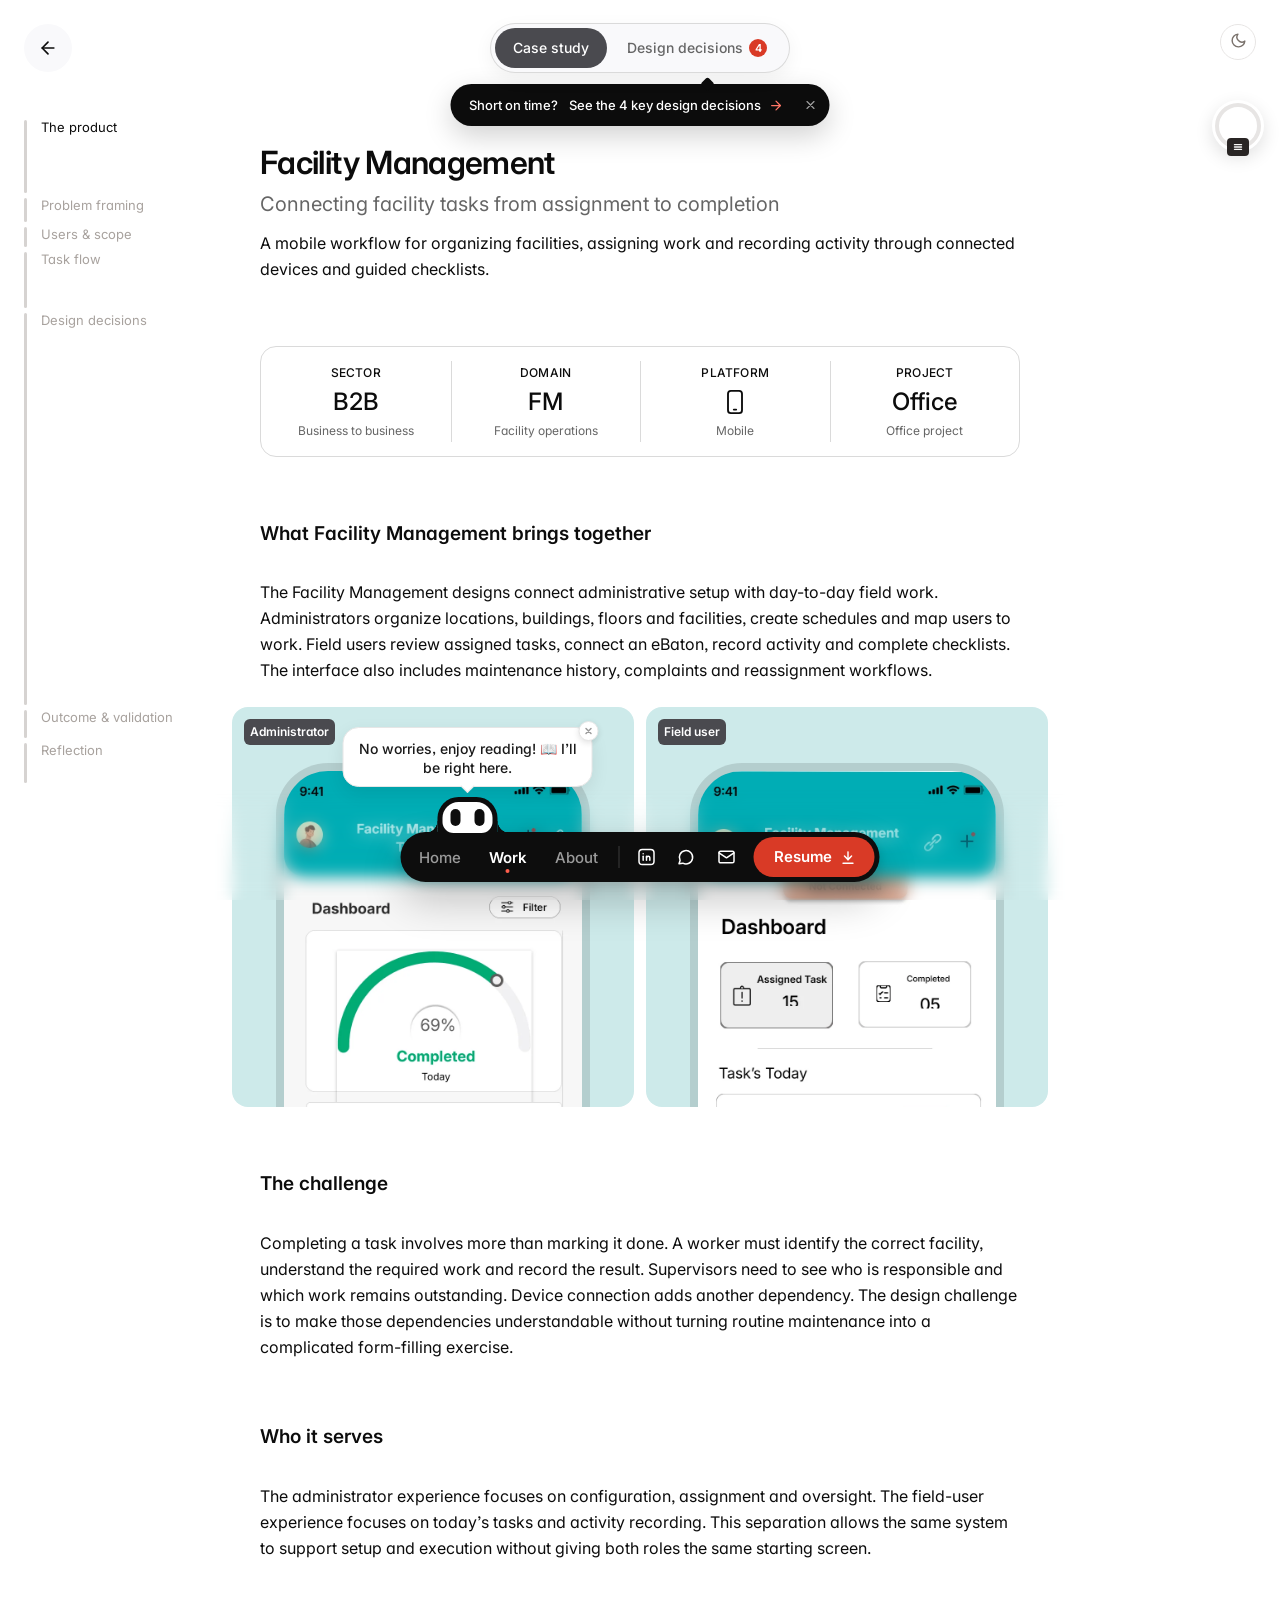
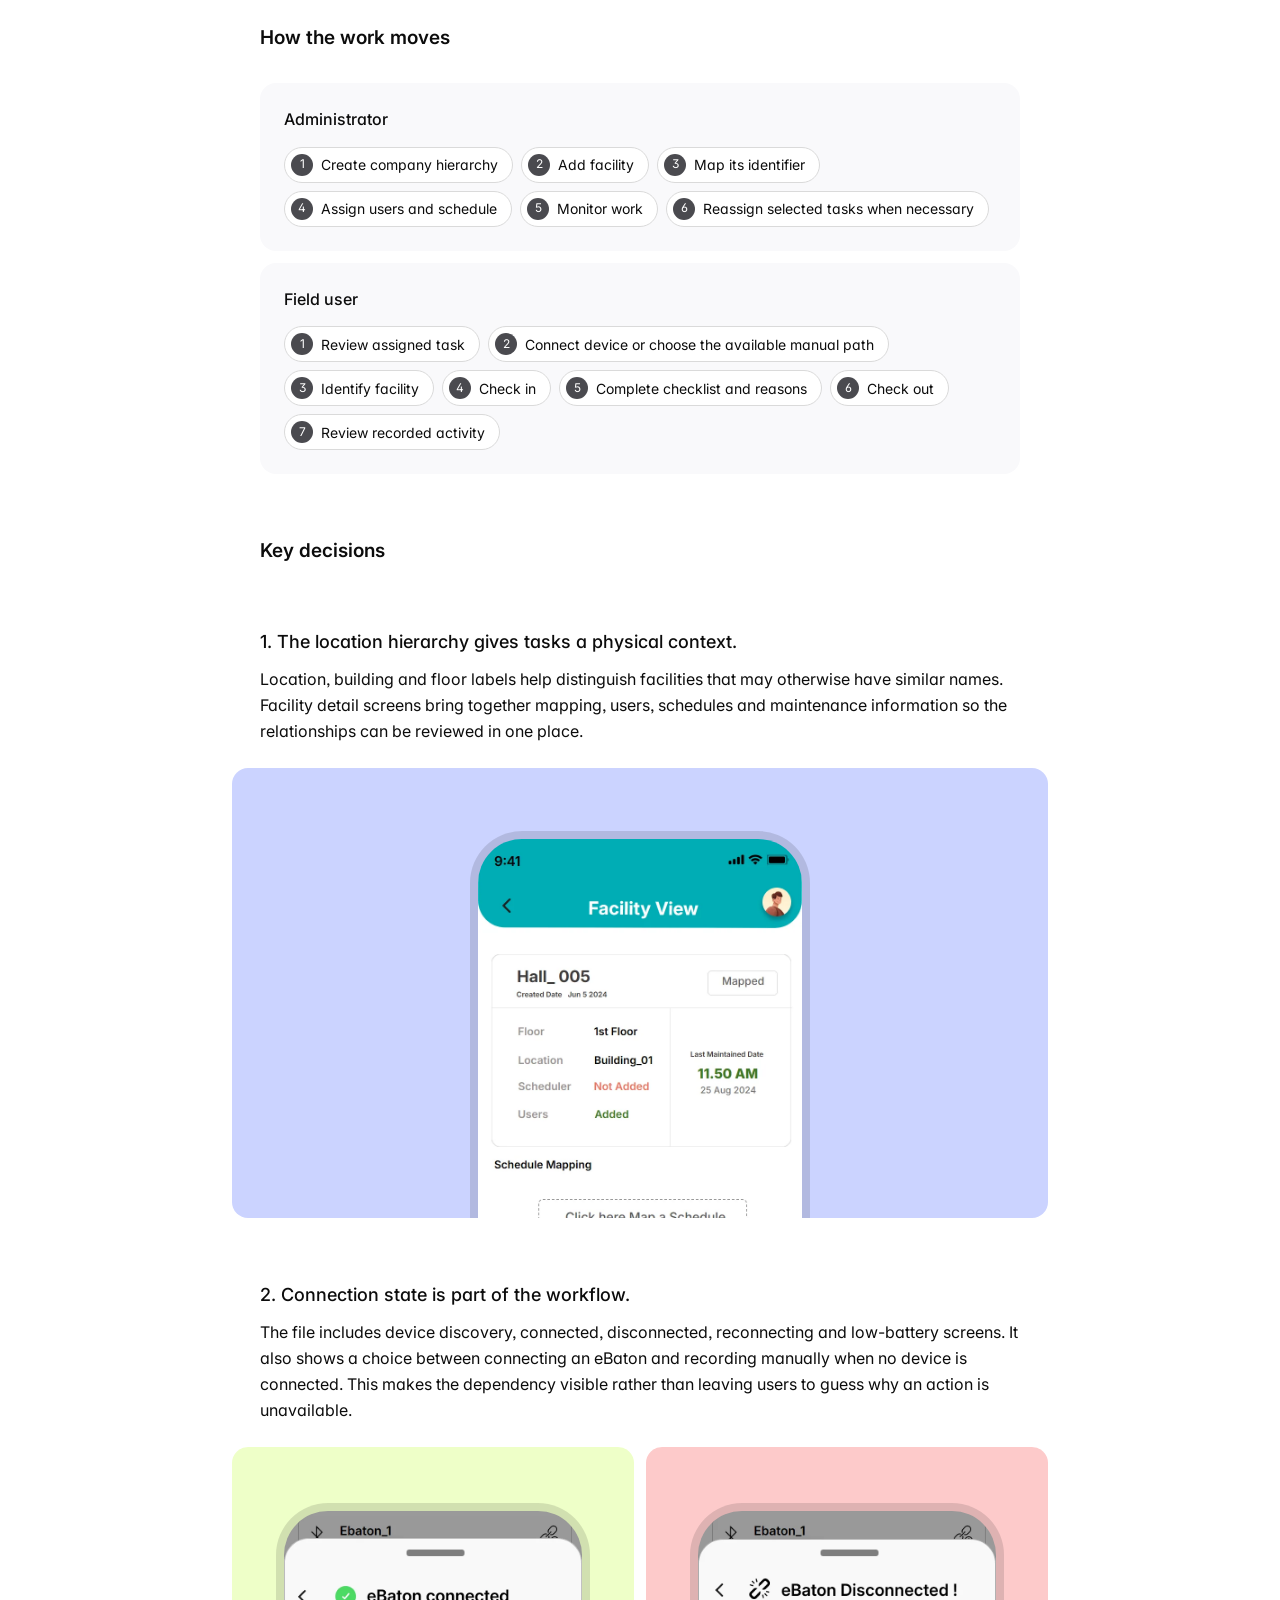
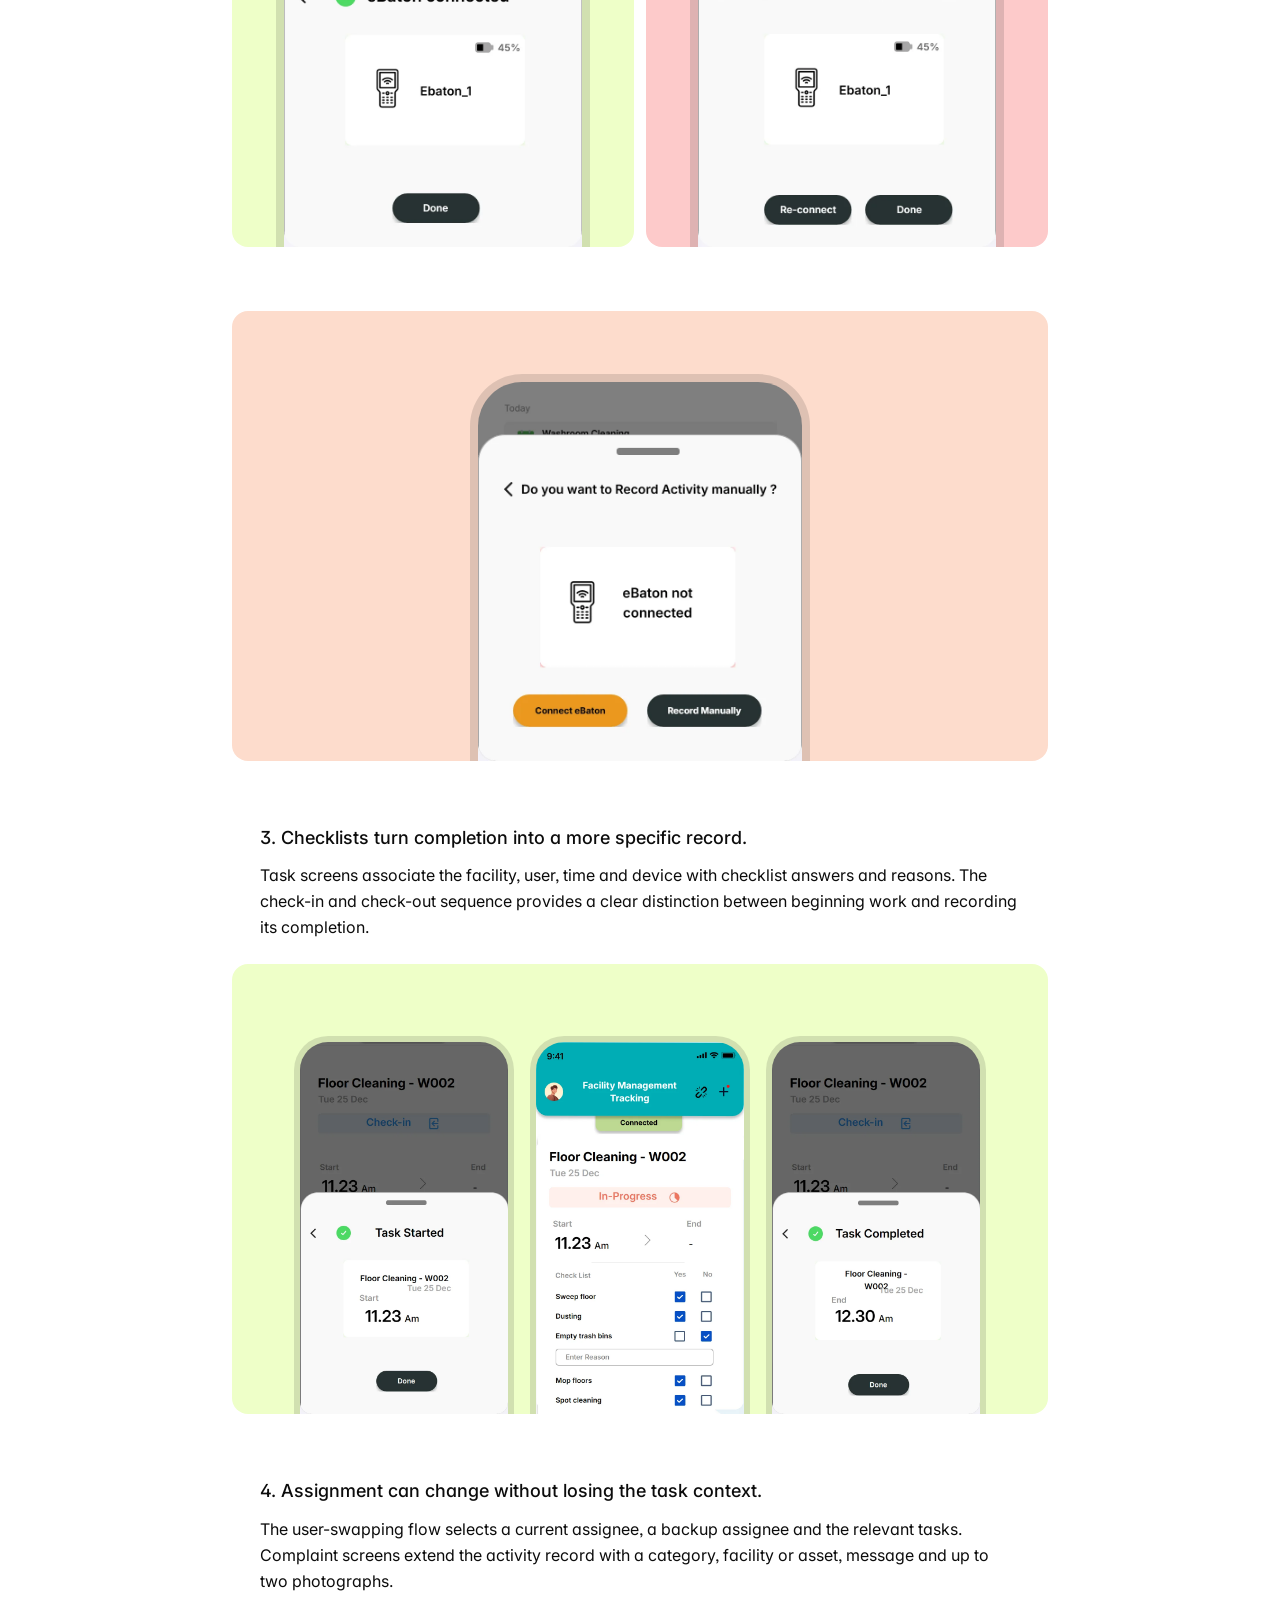
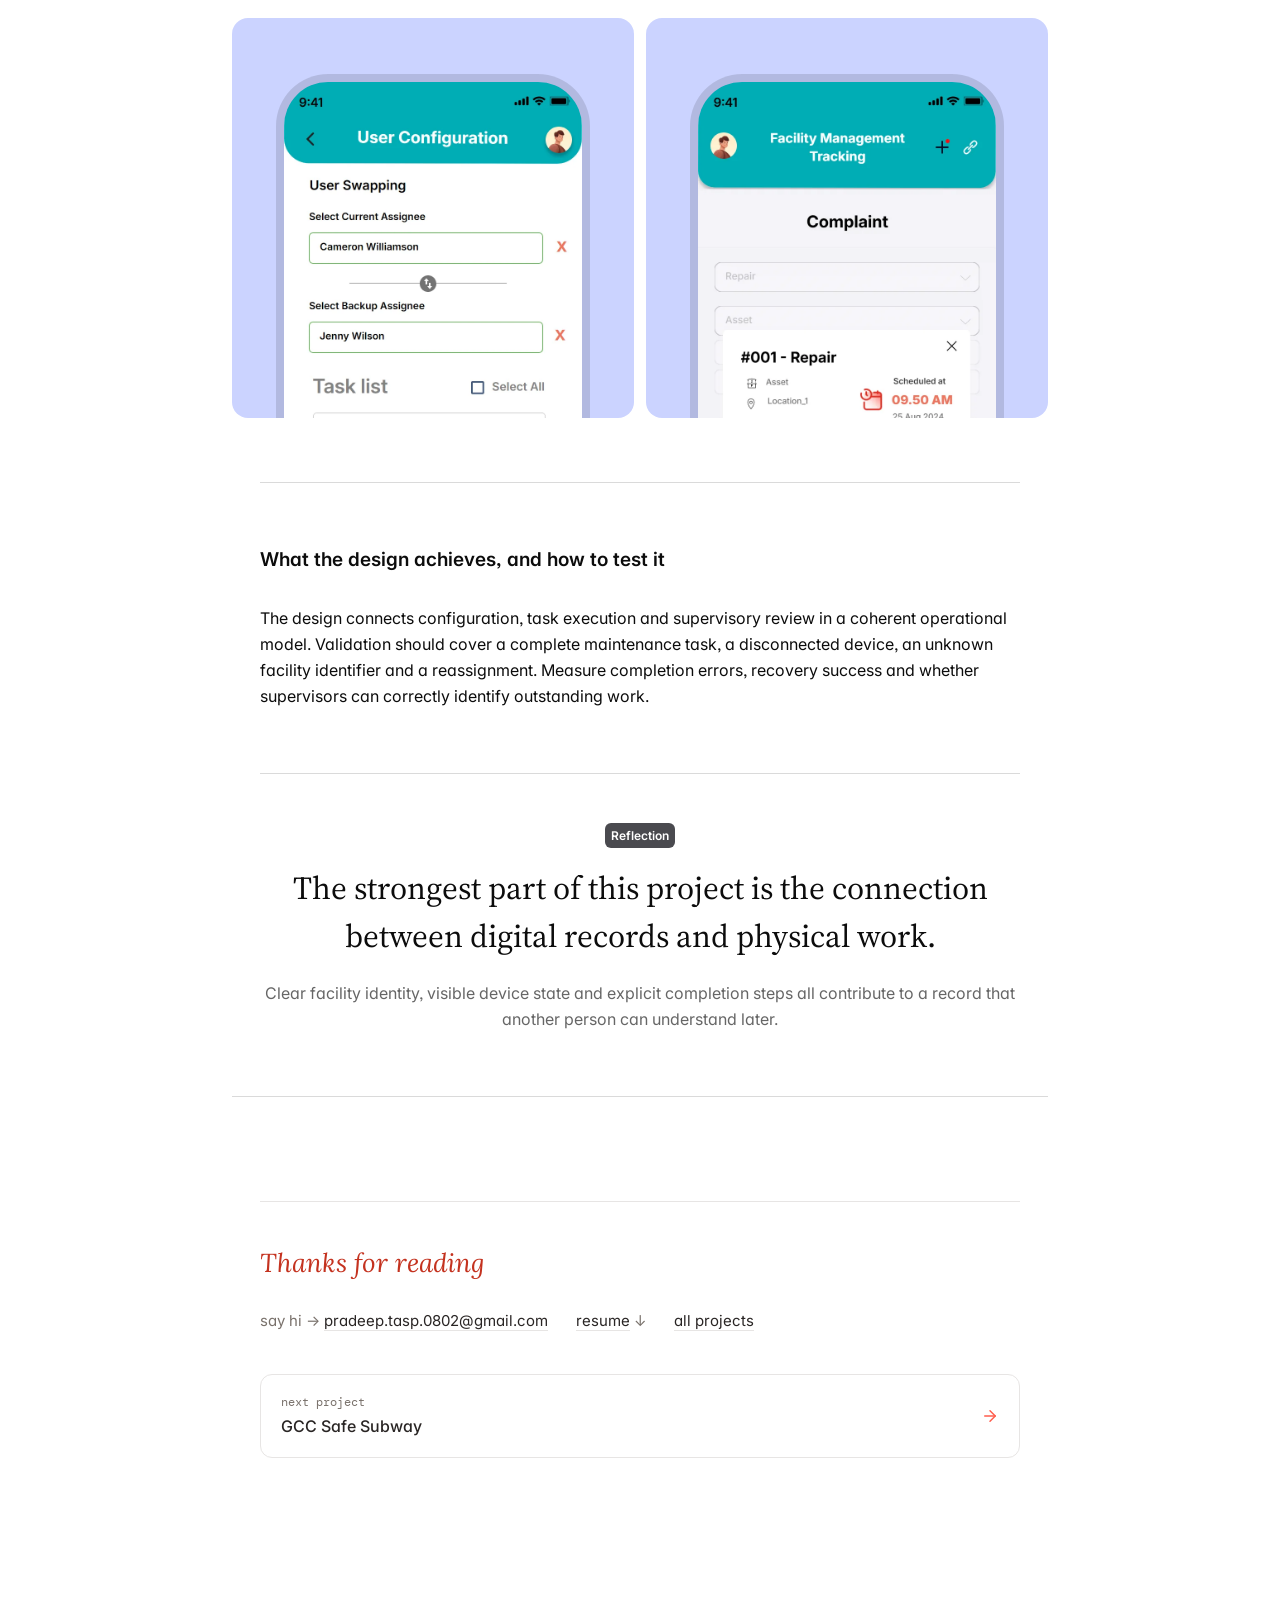
<file: facility-management.html>
<!DOCTYPE html>
<html lang="en">
<head>
<!-- theme-boot: apply the saved dark theme before the first paint, so moving
     between pages never flashes a white screen while the page loads. -->
<script>try{if((localStorage.getItem("pradeep_theme")||localStorage.getItem("currentToggleState"))==="dark"){var d=document.documentElement;d.setAttribute("data-theme","dark")}}catch(e){}</script>
<style>html[data-theme="dark"],html[data-theme="dark"] body{background-color:#0f0f10;color-scheme:dark}</style>
  <meta charset="utf-8" />
  <meta name="viewport" content="width=device-width, initial-scale=1" />
  <title>Facility Management — Case Study | Pradeep UX Portfolio</title>
  <meta name="description" content="Connecting facility tasks from assignment to completion. Case study on a facility operations mobile workflow by Pradeep." />
  <link rel="icon" href="assets/images/favicon-64.png" type="image/png" />
  <link rel="preconnect" href="https://fonts.googleapis.com" />
  <link rel="preconnect" href="https://fonts.gstatic.com" crossorigin />
  <link rel="stylesheet" href="https://fonts.googleapis.com/css2?family=DM+Mono:wght@400;500&family=Inter:wght@400;500;600&family=Lora:ital@1&family=Source+Serif+4:opsz,wght@8..60,400&display=swap" />
  <link rel="stylesheet" href="css/case-study.css" />
  <link rel="stylesheet" href="css/case-study-caseform.css" />
  <link rel="stylesheet" href="css/case-study-story.css" />
  <link rel="stylesheet" href="css/bot-nav.css" />
</head>
<!--
  Facility Management case study. Two views share this page: the case study (default, the
  earlier copy unchanged) and Design decisions, switched by the toggle at the top
  (js/case-study-story.js). Screens are rendered from "Facility management App design.fig".
  "Maintanence" and "In_active" are corrected on screen; phone numbers are blurred.
  No outcome metrics are claimed. Sources and open questions: docs/facility-management-case-study/.
-->
<body class="cs-page cf-page">

  <a href="projects.html" class="cf-back" aria-label="Back to all projects">
    <svg viewBox="0 0 24 24" fill="none" stroke="currentColor" stroke-width="2" stroke-linecap="round" stroke-linejoin="round" aria-hidden="true"><path d="M19 12H5"/><path d="M12 19l-7-7 7-7"/></svg>
  </a>
  <button id="themeToggleBtn" class="cs-theme" type="button" aria-label="Toggle dark/light mode"><span id="themeIcon"></span></button>

  <!-- View toggle: case study (default) / design decisions -->
  <div class="ds-viewtoggle" role="tablist" aria-label="Choose a view">
    <button type="button" role="tab" id="view-tab-overview" aria-controls="view-overview" aria-selected="true">Case study</button>
    <button type="button" role="tab" id="view-tab-decisions" aria-controls="view-decisions" aria-selected="false" tabindex="-1"><span class="ds-viewtoggle__long">Design decisions</span><span class="ds-viewtoggle__short" aria-hidden="true">Decisions</span><span class="ds-viewtoggle__count" aria-hidden="true">4</span></button>
  </div>
  <!-- First-visit nudge towards the decisions view; shown by js/case-study-story.js -->
  <div class="ds-viewhint" hidden>
    <button type="button" class="ds-viewhint__go"><span class="ds-viewhint__lead">Short on time?&nbsp;</span>See the 4 key design decisions <svg viewBox="0 0 24 24" fill="none" stroke="currentColor" stroke-width="2" stroke-linecap="round" stroke-linejoin="round" aria-hidden="true"><path d="M5 12h14"/><path d="M12 5l7 7-7 7"/></svg></button>
    <button type="button" class="ds-viewhint__x" aria-label="Dismiss tip"><svg viewBox="0 0 24 24" fill="none" stroke="currentColor" stroke-width="2" stroke-linecap="round" aria-hidden="true"><path d="M6 6l12 12M18 6L6 18"/></svg></button>
  </div>

  <!-- Contents rail: filled by js/case-study.js from each section's data-toc -->
  <aside class="cs-toc" aria-label="On this page">
    <nav><ol></ol></nav>
  </aside>

  <main class="cs-article cf-article">
    <header class="cf-head">
      <h1>Facility Management</h1>
      <p class="cf-tagline">Connecting facility tasks from assignment to completion</p>
      <p class="cs-summary">A mobile workflow for organizing facilities, assigning work and recording activity through connected devices and guided checklists.</p>

      <dl class="cf-meta">
        <div><dt>Sector</dt><dd><strong>B2B</strong><span>Business to business</span></dd></div>
        <div><dt>Domain</dt><dd><strong>FM</strong><span>Facility operations</span></dd></div>
        <div>
          <dt>Platform</dt>
          <dd>
            <strong><svg viewBox="0 0 24 24" fill="none" stroke="currentColor" stroke-width="1.6" stroke-linecap="round" stroke-linejoin="round" aria-hidden="true"><rect x="6" y="2.5" width="12" height="19" rx="2.5"/><path d="M11 18.5h2"/></svg></strong>
            <span>Mobile</span>
          </dd>
        </div>
        <div><dt>Project</dt><dd><strong>Office</strong><span>Office project</span></dd></div>
      </dl>
    </header>

    <!-- ============ VIEW 1: Case study (default) ============ -->
    <div class="cs-view" id="view-overview" data-view="overview" role="tabpanel" aria-labelledby="view-tab-overview">

    <section class="cs-block cf-section" id="product" data-toc="The product">
      <h2 class="cf-label">What Facility Management brings together</h2>
      <p class="cf-text">The Facility Management designs connect administrative setup with day-to-day field work. Administrators organize locations, buildings, floors and facilities, create schedules and map users to work. Field users review assigned tasks, connect an eBaton, record activity and complete checklists. The interface also includes maintenance history, complaints and reassignment workflows.</p>
      <div class="cf-pair">
        <figure class="cf-media ds-media--teal" aria-label="Administrator overview">
          <span class="cf-badge cf-badge--left">Administrator</span>
          <div class="cf-phone"><div class="cf-phone__screen"><img src="assets/images/case-studies/facility-management/admin-dashboard.webp" alt="Administrator dashboard: 69% of today's maintenance completed, completed and to-do counts, 224 facilities and 42 active users" width="720" height="1600" /></div></div>
        </figure>
        <figure class="cf-media ds-media--teal" aria-label="Field-user overview">
          <span class="cf-badge cf-badge--left">Field user</span>
          <div class="cf-phone"><div class="cf-phone__screen"><img src="assets/images/case-studies/facility-management/user-dashboard.webp" alt="Field-user dashboard: a Not Connected device banner, assigned and completed task counts, and today's tasks with scheduled times" width="720" height="1600" /></div></div>
        </figure>
      </div>
    </section>

    <section class="cs-block cf-section" id="problem" data-toc="Problem framing">
      <h2 class="cf-label">The challenge</h2>
      <p class="cf-text">Completing a task involves more than marking it done. A worker must identify the correct facility, understand the required work and record the result. Supervisors need to see who is responsible and which work remains outstanding. Device connection adds another dependency. The design challenge is to make those dependencies understandable without turning routine maintenance into a complicated form-filling exercise.</p>
    </section>

    <section class="cs-block cf-section" id="users" data-toc="Users &amp; scope">
      <h2 class="cf-label">Who it serves</h2>
      <p class="cf-text">The administrator experience focuses on configuration, assignment and oversight. The field-user experience focuses on today’s tasks and activity recording. This separation allows the same system to support setup and execution without giving both roles the same starting screen.</p>
    </section>

    <section class="cs-block cf-section" id="flow" data-toc="Task flow">
      <h2 class="cf-label">How the work moves</h2>
      <div class="cs-flowgroup">
        <p class="cs-flowgroup-label">Administrator</p>
        <ol class="cs-steps">
          <li>Create company hierarchy</li>
          <li>Add facility</li>
          <li>Map its identifier</li>
          <li>Assign users and schedule</li>
          <li>Monitor work</li>
          <li>Reassign selected tasks when necessary</li>
        </ol>
      </div>
      <div class="cs-flowgroup">
        <p class="cs-flowgroup-label">Field user</p>
        <ol class="cs-steps">
          <li>Review assigned task</li>
          <li>Connect device or choose the available manual path</li>
          <li>Identify facility</li>
          <li>Check in</li>
          <li>Complete checklist and reasons</li>
          <li>Check out</li>
          <li>Review recorded activity</li>
        </ol>
      </div>
    </section>

    <section class="cs-block cf-section" id="decisions" data-toc="Design decisions">
      <h2 class="cf-label">Key decisions</h2>

      <h3 class="cf-decision">1. The location hierarchy gives tasks a physical context.</h3>
      <p class="cf-text">Location, building and floor labels help distinguish facilities that may otherwise have similar names. Facility detail screens bring together mapping, users, schedules and maintenance information so the relationships can be reviewed in one place.</p>
      <figure class="cf-media cf-media--periwinkle" aria-label="Facility view">
        <div class="cf-phone"><div class="cf-phone__screen"><img src="assets/images/case-studies/facility-management/facility-view.webp" alt="Facility view for Hall_005: floor, location, building, scheduler and last maintenance, with schedule mapping and user mapping sections" width="720" height="1600" loading="lazy" /></div></div>
      </figure>

      <h3 class="cf-decision">2. Connection state is part of the workflow.</h3>
      <p class="cf-text">The file includes device discovery, connected, disconnected, reconnecting and low-battery screens. It also shows a choice between connecting an eBaton and recording manually when no device is connected. This makes the dependency visible rather than leaving users to guess why an action is unavailable.</p>
      <div class="cf-pair">
        <figure class="cf-media cf-media--lime" aria-label="Device connected">
          <div class="cf-phone"><div class="cf-phone__screen cf-phone__screen--end"><img src="assets/images/case-studies/facility-management/device-connected.webp" alt="eBaton connected sheet with the device and its battery level" width="720" height="1600" loading="lazy" /></div></div>
        </figure>
        <figure class="cf-media cf-media--rose" aria-label="Device disconnected">
          <div class="cf-phone"><div class="cf-phone__screen cf-phone__screen--end"><img src="assets/images/case-studies/facility-management/device-disconnected.webp" alt="eBaton disconnected sheet with Re-connect and Done" width="720" height="1600" loading="lazy" /></div></div>
        </figure>
      </div>
      <figure class="cf-media cf-media--peach" aria-label="Manual fallback">
        <div class="cf-phone"><div class="cf-phone__screen cf-phone__screen--end"><img src="assets/images/case-studies/facility-management/manual-fallback.webp" alt="Prompt: 'Do you want to Record Activity manually?' eBaton not connected, with Connect eBaton and Record Manually buttons" width="720" height="1600" loading="lazy" /></div></div>
      </figure>

      <h3 class="cf-decision">3. Checklists turn completion into a more specific record.</h3>
      <p class="cf-text">Task screens associate the facility, user, time and device with checklist answers and reasons. The check-in and check-out sequence provides a clear distinction between beginning work and recording its completion.</p>
      <figure class="cf-media cf-media--lime ds-trio" aria-label="Task started, checklist and completed">
        <div class="cf-phone"><div class="cf-phone__screen cf-phone__screen--end"><img src="assets/images/case-studies/facility-management/task-started.webp" alt="Task Started confirmation for Floor Cleaning W002 at 11.23 am" width="720" height="1600" loading="lazy" /></div></div>
        <div class="cf-phone"><div class="cf-phone__screen"><img src="assets/images/case-studies/facility-management/task-checklist.webp" alt="In-progress task with a yes/no checklist and a reason field" width="720" height="1600" loading="lazy" /></div></div>
        <div class="cf-phone"><div class="cf-phone__screen cf-phone__screen--end"><img src="assets/images/case-studies/facility-management/task-done.webp" alt="Task Completed confirmation with the end time" width="720" height="1600" loading="lazy" /></div></div>
      </figure>

      <h3 class="cf-decision">4. Assignment can change without losing the task context.</h3>
      <p class="cf-text">The user-swapping flow selects a current assignee, a backup assignee and the relevant tasks. Complaint screens extend the activity record with a category, facility or asset, message and up to two photographs.</p>
      <div class="cf-pair">
        <figure class="cf-media cf-media--periwinkle" aria-label="Reassign user">
          <div class="cf-phone"><div class="cf-phone__screen"><img src="assets/images/case-studies/facility-management/swap-assign.webp" alt="User swapping: current assignee, backup assignee and a task list with checkboxes and Select All" width="720" height="1600" loading="lazy" /></div></div>
        </figure>
        <figure class="cf-media cf-media--periwinkle" aria-label="Complaint">
          <div class="cf-phone"><div class="cf-phone__screen"><img src="assets/images/case-studies/facility-management/complaint.webp" alt="Complaint screen: category, asset, a confirmed repair request and a photo field" width="720" height="1600" loading="lazy" /></div></div>
        </figure>
      </div>
      <hr class="cf-rule" />
    </section>

    <section class="cs-block cf-section" id="outcome" data-toc="Outcome &amp; validation">
      <h2 class="cf-label">What the design achieves, and how to test it</h2>
      <p class="cf-text">The design connects configuration, task execution and supervisory review in a coherent operational model. Validation should cover a complete maintenance task, a disconnected device, an unknown facility identifier and a reassignment. Measure completion errors, recovery success and whether supervisors can correctly identify outstanding work.</p>
      <hr class="cf-rule" />
    </section>

    <section class="cs-block cf-quote" id="reflection" data-toc="Reflection">
      <span class="cf-badge">Reflection</span>
      <blockquote class="cs-quote">The strongest part of this project is the connection between digital records and physical work.</blockquote>
      <p class="cf-quote-note">Clear facility identity, visible device state and explicit completion steps all contribute to a record that another person can understand later.</p>
    </section>

    </div>

    <!-- ============ VIEW 2: Design decisions (Decision Stories framework) ============ -->
    <div class="cs-view" id="view-decisions" data-view="decisions" role="tabpanel" aria-labelledby="view-tab-decisions">

    <section class="cs-block cf-section" id="dd-intro" data-toc="Key decisions">
      <h2 class="cf-label">Design decisions</h2>
      <p class="cf-text">Four decisions shaped how facility work is set up, carried out and handed over. Each story follows the same structure: the situation before, the alternatives, the reasoning and trade-off, what I designed, and what can honestly be said about the result.</p>

      <ol class="cf-cards ds-index">
        <li class="cf-card"><a href="#decision-1"><h3><span>1</span>Device state you can see, with a manual way out</h3><p class="ds-index__take">A banner shows the eBaton state; if it's not connected, staff can still record manually.</p><p>Strategic · Read story</p></a></li>
        <li class="cf-card"><a href="#decision-2"><h3><span>2</span>Check-in, checklist, check-out</h3><p class="ds-index__take">Completion is a record of what was done, not a single "done" tap.</p><p>Tactical · Read story</p></a></li>
        <li class="cf-card"><a href="#decision-3"><h3><span>3</span>Facilities placed in a location hierarchy</h3><p class="ds-index__take">Location, building and floor tell "Hall_005" apart from every other hall.</p><p>Strategic · Read story</p></a></li>
        <li class="cf-card"><a href="#decision-4"><h3><span>4</span>Reassigning work in one step</h3><p class="ds-index__take">Pick the current and backup person, then the tasks to move.</p><p>Tactical · Read story</p></a></li>
      </ol>

      <ul class="ds-legend" aria-label="Image labels">
        <li><span class="cf-tag cf-tag--purple">Exploration</span>Wireframes and earlier frames from my Figma file</li>
        <li><span class="cf-tag ds-tag--concept">Conceptual</span>An option described for comparison, not a design I made</li>
        <li><span class="cf-tag cf-tag--green">Final design</span>The hi-fi screens</li>
      </ul>
    </section>

    <!-- ---------- Decision 01 ---------- -->
    <section class="cs-block cf-section ds-story" id="decision-1" data-toc="01 · Device state">
      <p class="ds-story__num">Decision 01 · Strategic</p>
      <h2 class="ds-story__title">Why device state is always visible, with a manual way out</h2>
      <p class="cf-text ds-story__hook">A Bluetooth device that silently drops is the fastest way to lose a day's maintenance records.</p>

      <h3 class="cf-sublabel">Before the decision</h3>
      <p class="cf-text">Earlier record screens in my file were built around the eBaton: "Record data" showed the connected device, then asked the user to scan the facility RFID. Recording depended on the device being there.</p>
      <figure class="cf-media cf-media--mist" aria-label="Earlier record screen">
        <span class="cf-badge cf-badge--left">Exploration</span>
        <div class="cf-phone"><div class="cf-phone__screen"><img src="assets/images/case-studies/facility-management/ebaton-record.webp" alt="Earlier Record data screen: an eBaton device row, then 'Please scan the facility RFID' and a Scan button" width="720" height="1600" loading="lazy" /></div></div>
      </figure>

      <h3 class="cf-sublabel">The turning point</h3>
      <div class="ds-options ds-options--three ds-wide">
        <div class="ds-option">
          <span class="cf-tag ds-tag--concept">Option A · Conceptual</span>
          <h4>Block until connected</h4>
          <ul class="ds-pros"><li class="is-pro">Every record is device-verified</li><li class="is-con">No device, no work recorded</li><li class="is-con">Staff blame the app, not the device</li></ul>
        </div>
        <div class="ds-option">
          <span class="cf-tag ds-tag--concept">Option B · Conceptual</span>
          <h4>Hide the device</h4>
          <ul class="ds-pros"><li class="is-pro">A simpler screen</li><li class="is-con">Failures surface only at the end</li><li class="is-con">No idea why an action is unavailable</li></ul>
        </div>
        <div class="ds-option ds-option--chosen">
          <span class="cf-tag cf-tag--green">Option C · Final</span>
          <h4>Visible state and a manual path</h4>
          <ul class="ds-pros"><li class="is-pro">A banner under the header: Connected or Not Connected</li><li class="is-pro">Connect eBaton or Record Manually</li><li class="is-con">Manual records are less verified</li></ul>
        </div>
      </div>
      <div class="ds-reason ds-wide">
        <div><p class="ds-reason__label">Reasoning</p><p>Physical devices fail in the field. Showing the state up front explains what's possible, and a manual path keeps the work moving instead of losing the record.</p></div>
        <div class="ds-reason--trade"><p class="ds-reason__label">Trade-off</p><p>Manual entries carry less proof than an eBaton scan, so supervisors need to tell the two apart in the activity record.</p></div>
      </div>

      <h3 class="cf-sublabel">What I designed</h3>
      <div class="cf-pair">
        <figure class="cf-media cf-media--peach" aria-label="Not connected dashboard">
          <div class="cf-phone"><div class="cf-phone__screen"><img src="assets/images/case-studies/facility-management/user-dashboard.webp" alt="Dashboard with a red Not Connected banner under the header" width="720" height="1600" loading="lazy" /></div></div>
        </figure>
        <figure class="cf-media cf-media--peach" aria-label="Manual fallback">
          <div class="cf-phone"><div class="cf-phone__screen cf-phone__screen--end"><img src="assets/images/case-studies/facility-management/manual-fallback.webp" alt="Prompt offering Connect eBaton or Record Manually" width="720" height="1600" loading="lazy" /></div></div>
        </figure>
      </div>
      <ul class="ds-captions ds-wide">
        <li><strong>Always visible</strong>Device state under the header</li>
        <li><strong>A way out</strong>Connect, or record manually</li>
      </ul>
      <figure class="cf-media cf-media--lime ds-trio" aria-label="Device states">
        <div class="cf-phone"><div class="cf-phone__screen cf-phone__screen--end"><img src="assets/images/case-studies/facility-management/device-connected.webp" alt="eBaton connected, with battery level" width="720" height="1600" loading="lazy" /></div></div>
        <div class="cf-phone"><div class="cf-phone__screen cf-phone__screen--end"><img src="assets/images/case-studies/facility-management/device-disconnected.webp" alt="eBaton disconnected, with Re-connect" width="720" height="1600" loading="lazy" /></div></div>
        <div class="cf-phone"><div class="cf-phone__screen cf-phone__screen--end"><img src="assets/images/case-studies/facility-management/low-battery.webp" alt="Low battery warning: device is running out of battery" width="720" height="1600" loading="lazy" /></div></div>
      </figure>
      <ul class="ds-captions ds-captions--three ds-wide">
        <li><strong>Connected</strong>Device and battery level</li>
        <li><strong>Disconnected</strong>Re-connect or carry on</li>
        <li><strong>Low battery</strong>A warning before it dies</li>
      </ul>

      <h3 class="cf-sublabel">Result</h3>
      <div class="ds-result ds-wide">
        <span class="cf-tag cf-tag--blue">Intended outcome · not measured</span>
        <p>Device problems are explained where they happen and never block a record. Recovery success after a disconnect is the measure to test.</p>
        <ul class="ds-principles" aria-label="UX principles"><li>Visibility of system status</li><li>User control and freedom</li><li>Error recovery</li></ul>
      </div>
    </section>

    <!-- ---------- Decision 02 ---------- -->
    <section class="cs-block cf-section ds-story" id="decision-2" data-toc="02 · Check-in flow">
      <p class="ds-story__num">Decision 02 · Tactical</p>
      <h2 class="ds-story__title">Why a task is checked in, checked off and checked out</h2>
      <p class="cf-text ds-story__hook">"Done" doesn't tell a supervisor whether the bins were emptied or only the floor was mopped.</p>

      <h3 class="cf-sublabel">Before the decision</h3>
      <p class="cf-text">The earlier manual record screen collected location, floor, facility and a free-text comment, then a single Done button.</p>
      <figure class="cf-media cf-media--mist" aria-label="Earlier manual record">
        <span class="cf-badge cf-badge--left">Exploration</span>
        <div class="cf-phone"><div class="cf-phone__screen"><img src="assets/images/case-studies/facility-management/manual-record.webp" alt="Earlier Record data form: location, floor and facility selectors, a comment box and Done" width="720" height="1600" loading="lazy" /></div></div>
      </figure>

      <h3 class="cf-sublabel">The turning point</h3>
      <div class="ds-options ds-wide">
        <div class="ds-option">
          <span class="cf-tag ds-tag--concept">Option A · Conceptual</span>
          <h4>One "Mark done" tap</h4>
          <ul class="ds-pros"><li class="is-pro">The fastest possible</li><li class="is-con">No start time, no detail</li><li class="is-con">Nothing to check later</li></ul>
        </div>
        <div class="ds-option ds-option--chosen">
          <span class="cf-tag cf-tag--green">Option B · Final</span>
          <h4>Check in, checklist, check out</h4>
          <ul class="ds-pros"><li class="is-pro">Start and end times recorded</li><li class="is-pro">Yes/No per item, a reason when "No"</li><li class="is-con">More taps per task</li></ul>
        </div>
      </div>
      <div class="ds-reason ds-wide">
        <div><p class="ds-reason__label">Reasoning</p><p>A record is only useful if someone else can read it later. Splitting start, checklist and finish captures what happened, when, and why anything was skipped.</p></div>
        <div class="ds-reason--trade"><p class="ds-reason__label">Trade-off</p><p>Routine tasks take longer to record, so the checklist has to stay short and the confirmations quick.</p></div>
      </div>

      <h3 class="cf-sublabel">What I designed</h3>
      <figure class="cf-media cf-media--lime ds-trio" aria-label="Check-in, checklist and completed">
        <div class="cf-phone"><div class="cf-phone__screen"><img src="assets/images/case-studies/facility-management/check-in.webp" alt="Floor Cleaning W002 with a Check-in button, start time and facility details" width="720" height="1600" loading="lazy" /></div></div>
        <div class="cf-phone"><div class="cf-phone__screen"><img src="assets/images/case-studies/facility-management/task-checklist.webp" alt="In-progress task: yes/no checklist and a reason field" width="720" height="1600" loading="lazy" /></div></div>
        <div class="cf-phone"><div class="cf-phone__screen"><img src="assets/images/case-studies/facility-management/task-completed.webp" alt="Completed task: start and end times, completed in 53 minutes, checklist details and the reason for a skipped item" width="720" height="1600" loading="lazy" /></div></div>
      </figure>
      <ul class="ds-captions ds-captions--three ds-wide">
        <li><strong>Check in</strong>Facility details and start time</li>
        <li><strong>Checklist</strong>Yes/No and a reason</li>
        <li><strong>Completed</strong>Duration and the full record</li>
      </ul>

      <h3 class="cf-sublabel">Result</h3>
      <div class="ds-result ds-wide">
        <span class="cf-tag cf-tag--green">Design outcome</span>
        <p>Each completed task records its start, end, duration, checklist answers and reasons. Completion errors are the measure to test.</p>
        <ul class="ds-principles" aria-label="UX principles"><li>Visibility of system status</li><li>Error prevention</li><li>Recognition rather than recall</li></ul>
      </div>
    </section>

    <!-- ---------- Decision 03 ---------- -->
    <section class="cs-block cf-section ds-story" id="decision-3" data-toc="03 · Hierarchy">
      <p class="ds-story__num">Decision 03 · Strategic</p>
      <h2 class="ds-story__title">Why every facility sits in a location hierarchy</h2>
      <p class="cf-text ds-story__hook">A site can have a dozen washrooms. "Washroom" alone doesn't tell a cleaner which one.</p>

      <h3 class="cf-sublabel">Before the decision</h3>
      <p class="cf-text">The earliest wireframes in my file, the "before" frames, set out company creation by levels and a location form of region, building and floor.</p>
      <div class="cf-pair">
        <figure class="cf-media cf-media--mist" aria-label="Wireframe: company levels">
          <span class="cf-badge cf-badge--left">Wireframe</span>
          <div class="cf-phone"><div class="cf-phone__screen"><img src="assets/images/case-studies/facility-management/wf-company.webp" alt="Wireframe: company creation with a name, a level and a tree of levels" width="720" height="1600" loading="lazy" /></div></div>
        </figure>
        <figure class="cf-media cf-media--mist" aria-label="Wireframe: location level">
          <span class="cf-badge cf-badge--left">Wireframe</span>
          <div class="cf-phone"><div class="cf-phone__screen"><img src="assets/images/case-studies/facility-management/wf-location.webp" alt="Wireframe: location level with region, building and floor fields" width="720" height="1600" loading="lazy" /></div></div>
        </figure>
      </div>

      <h3 class="cf-sublabel">The turning point</h3>
      <div class="ds-options ds-wide">
        <div class="ds-option">
          <span class="cf-tag ds-tag--concept">Option A · Conceptual</span>
          <h4>A flat list of facility names</h4>
          <ul class="ds-pros"><li class="is-pro">Quick to set up</li><li class="is-con">Similar names are easy to confuse</li><li class="is-con">No way to filter by place</li></ul>
        </div>
        <div class="ds-option ds-option--chosen">
          <span class="cf-tag cf-tag--green">Option B · Final</span>
          <h4>Location → building → floor → facility</h4>
          <ul class="ds-pros"><li class="is-pro">Every facility shows where it is</li><li class="is-pro">Filters by location, building, floor and type</li><li class="is-con">More setup for administrators</li></ul>
        </div>
      </div>
      <div class="ds-reason ds-wide">
        <div><p class="ds-reason__label">Reasoning</p><p>Field staff find things by place. Carrying location, building and floor on every facility removes guesswork from the task itself.</p></div>
        <div class="ds-reason--trade"><p class="ds-reason__label">Trade-off</p><p>Administrators have to build the hierarchy before anyone can work, and changes to a site ripple through it.</p></div>
      </div>

      <h3 class="cf-sublabel">What I designed</h3>
      <figure class="cf-media cf-media--periwinkle ds-trio" aria-label="Facility list, view and filters">
        <div class="cf-phone"><div class="cf-phone__screen"><img src="assets/images/case-studies/facility-management/facility-list.webp" alt="Facility list: each facility with its floor, mapped status and last maintenance" width="720" height="1600" loading="lazy" /></div></div>
        <div class="cf-phone"><div class="cf-phone__screen"><img src="assets/images/case-studies/facility-management/facility-view.webp" alt="Facility view: floor, location, building, scheduler, schedule mapping and user mapping" width="720" height="1600" loading="lazy" /></div></div>
        <div class="cf-phone"><div class="cf-phone__screen"><img src="assets/images/case-studies/facility-management/advance-filter.webp" alt="Advance filter: location, building, floor and type, with search and chips" width="720" height="1600" loading="lazy" /></div></div>
      </figure>
      <ul class="ds-captions ds-captions--three ds-wide">
        <li><strong>List</strong>Floor and maintenance status per facility</li>
        <li><strong>View</strong>Place, schedule and people together</li>
        <li><strong>Filter</strong>By location, building, floor, type</li>
      </ul>

      <h3 class="cf-sublabel">Result</h3>
      <div class="ds-result ds-wide">
        <span class="cf-tag cf-tag--blue">Intended outcome · not measured</span>
        <p>Facilities are identified by place everywhere they appear. Wrong-facility check-ins would show whether this works.</p>
        <ul class="ds-principles" aria-label="UX principles"><li>Match between system and real world</li><li>Recognition rather than recall</li><li>Information hierarchy</li></ul>
      </div>
    </section>

    <!-- ---------- Decision 04 ---------- -->
    <section class="cs-block cf-section ds-story" id="decision-4" data-toc="04 · Reassignment">
      <p class="ds-story__num">Decision 04 · Tactical</p>
      <h2 class="ds-story__title">Why reassigning work happens in one step</h2>
      <p class="cf-text ds-story__hook">When someone calls in sick, their tasks shouldn't have to be moved one by one.</p>

      <h3 class="cf-sublabel">Before the decision</h3>
      <p class="cf-text">The scheduler lists tasks with their assignee and time. Without a swap flow, covering for an absent worker would mean editing each scheduled task.</p>

      <h3 class="cf-sublabel">The turning point</h3>
      <div class="ds-options ds-wide">
        <div class="ds-option">
          <span class="cf-tag ds-tag--concept">Option A · Conceptual</span>
          <h4>Edit each task</h4>
          <ul class="ds-pros"><li class="is-pro">No new screens</li><li class="is-con">Slow and easy to miss a task</li><li class="is-con">No record that a swap happened</li></ul>
        </div>
        <div class="ds-option ds-option--chosen">
          <span class="cf-tag cf-tag--green">Option B · Final</span>
          <h4>Swap current → backup, pick tasks</h4>
          <ul class="ds-pros"><li class="is-pro">Two people, then a task checklist</li><li class="is-pro">Select All, plus a confirmation</li><li class="is-con">A bulk mistake moves many tasks</li></ul>
        </div>
      </div>
      <div class="ds-reason ds-wide">
        <div><p class="ds-reason__label">Reasoning</p><p>Supervisors think "Jenny covers for Cameron today", not "edit task 14". One flow that mirrors that sentence is faster and harder to get half-done.</p></div>
        <div class="ds-reason--trade"><p class="ds-reason__label">Trade-off</p><p>Bulk actions magnify mistakes, so the swap asks for confirmation and names both people before it runs.</p></div>
      </div>

      <h3 class="cf-sublabel">What I designed</h3>
      <div class="cf-pair">
        <figure class="cf-media cf-media--periwinkle" aria-label="Select user">
          <div class="cf-phone"><div class="cf-phone__screen"><img src="assets/images/case-studies/facility-management/swap-select.webp" alt="Select User sheet with a search field and a list of people to add" width="720" height="1600" loading="lazy" /></div></div>
        </figure>
        <figure class="cf-media cf-media--periwinkle" aria-label="Choose tasks">
          <div class="cf-phone"><div class="cf-phone__screen"><img src="assets/images/case-studies/facility-management/swap-assign.webp" alt="Current and backup assignee set, task list with checkboxes and Select All" width="720" height="1600" loading="lazy" /></div></div>
        </figure>
      </div>
      <ul class="ds-captions ds-wide">
        <li><strong>Who</strong>Pick the current and backup person</li>
        <li><strong>What</strong>Choose the tasks to move</li>
      </ul>
      <figure class="cf-media cf-media--mist cf-media--fit" aria-label="Swap confirmation">
        <img src="assets/images/case-studies/facility-management/swap-confirm.webp" alt="Two confirmation popups: 'Do you want Swap task to User?' naming both people with Cancel and Yes, then Success" width="1744" height="1742" loading="lazy" />
      </figure>

      <h3 class="cf-sublabel">Result</h3>
      <div class="ds-result ds-wide">
        <span class="cf-tag cf-tag--blue">Intended outcome · not measured</span>
        <p>A whole day's tasks can move to a backup person in one confirmed step. Correct reassignment on the first try is the measure to test.</p>
        <ul class="ds-principles" aria-label="UX principles"><li>Flexibility and efficiency of use</li><li>Error prevention</li><li>Match between system and real world</li></ul>
      </div>
    </section>

    <!-- ---------- Iterations ---------- -->
    <section class="cs-block cf-section" id="iterations" data-toc="Iterations">
      <h2 class="cf-label">The explorations that shaped the final experience</h2>
      <p class="cf-text">Frames from my Figma file: the "before" wireframes, dashboard variants and the move from a record form to a check-in flow.</p>
      <ol class="ds-timeline ds-wide">
        <li><div class="ds-timeline__shot"><img src="assets/images/case-studies/facility-management/wf-company.webp" alt="Wireframe: company levels" width="720" height="1600" loading="lazy" /></div><span class="cf-tag cf-tag--purple">Wireframe</span><p><strong>Setup</strong>Company levels as a tree.</p></li>
        <li><div class="ds-timeline__shot"><img src="assets/images/case-studies/facility-management/wf-location.webp" alt="Wireframe: location level" width="720" height="1600" loading="lazy" /></div><span class="cf-tag cf-tag--purple">Wireframe</span><p><strong>Setup</strong>Region, building, floor.</p></li>
        <li><div class="ds-timeline__shot"><img src="assets/images/case-studies/facility-management/facility-overview.webp" alt="Facility management overview: 224 total facilities with Add and Map actions" width="720" height="1600" loading="lazy" /></div><span class="cf-tag cf-tag--green">Hi-fi</span><p><strong>Setup</strong>Facilities, then add or map.</p></li>
        <li><div class="ds-timeline__shot"><img src="assets/images/case-studies/facility-management/admin-dashboard.webp" alt="Admin dashboard variant" width="720" height="1600" loading="lazy" /></div><span class="cf-tag cf-tag--purple">Variant</span><p><strong>Dashboard</strong>Completion gauge and counts.</p></li>
        <li><div class="ds-timeline__shot"><img src="assets/images/case-studies/facility-management/admin-dashboard-v2.webp" alt="Admin dashboard, frame labelled draft v2" width="720" height="1600" loading="lazy" /></div><span class="cf-tag cf-tag--purple">Draft v2</span><p><strong>Dashboard</strong>Refined spacing and labels.</p></li>
        <li><div class="ds-timeline__shot"><img src="assets/images/case-studies/facility-management/admin-dashboard-filter.webp" alt="Admin dashboard with location, facility type and advance filter chips" width="720" height="1600" loading="lazy" /></div><span class="cf-tag cf-tag--green">Hi-fi</span><p><strong>Dashboard</strong>Filters by place and type.</p></li>
        <li><div class="ds-timeline__shot"><img src="assets/images/case-studies/facility-management/ebaton-record.webp" alt="Earlier eBaton record screen" width="720" height="1600" loading="lazy" /></div><span class="cf-tag cf-tag--purple">Earlier</span><p><strong>Recording</strong>Device, then scan RFID.</p></li>
        <li><div class="ds-timeline__shot"><img src="assets/images/case-studies/facility-management/manual-record.webp" alt="Earlier manual record form" width="720" height="1600" loading="lazy" /></div><span class="cf-tag cf-tag--purple">Earlier</span><p><strong>Recording</strong>A form and a comment.</p></li>
        <li><div class="ds-timeline__shot"><img src="assets/images/case-studies/facility-management/check-in.webp" alt="Check-in task screen" width="720" height="1600" loading="lazy" /></div><span class="cf-tag cf-tag--green">Hi-fi</span><p><strong>Recording</strong>Check in, checklist, check out.</p></li>
      </ol>
    </section>

    <!-- ---------- Design system ---------- -->
    <section class="cs-block cf-section" id="system" data-toc="Design system">
      <h2 class="cf-label">Designing consistency across setup and field work</h2>
      <p class="cf-text">These values come from the hi-fi frames in the Figma file.</p>

      <div class="ds-sys ds-wide">
        <div class="cf-card">
          <h3>Typography · Inter</h3>
          <ul class="ds-type">
            <li><span style="font:700 18px/24px Inter,sans-serif">Floor Cleaning – W002</span><small>Inter Bold 16–18 · task and screen titles</small></li>
            <li><span style="font:500 22px/28px Inter,sans-serif">11.23 am</span><small>Inter Medium 22 · times</small></li>
            <li><span style="font:600 12px/16px Inter,sans-serif">Washroom Cleaning · First Floor</span><small>Inter Medium / Semi Bold 12 · list items</small></li>
            <li><span style="font:600 8px/12px Inter,sans-serif">LAST MAINTENANCE 20 AUG 2024</span><small>Inter Semi Bold 7–8 · tags and metadata</small></li>
          </ul>
        </div>
        <div class="cf-card">
          <h3>Colour and meaning</h3>
          <ul class="ds-swatches">
            <li><i style="background:#00adb5"></i><b>#00ADB5</b><small>Brand teal · header, nav</small></li>
            <li><i style="background:#222831"></i><b>#222831</b><small>Primary buttons</small></li>
            <li><i style="background:#e8f9ed"></i><b>#E8F9ED</b><small>Completed / connected tint</small></li>
            <li><i style="background:#3e7823"></i><b>#3E7823</b><small>Completed text</small></li>
            <li><i style="background:#ff1010"></i><b>#FF1010</b><small>Not connected, to do</small></li>
            <li><i style="background:#ee755f"></i><b>#EE755F</b><small>Scheduled time</small></li>
            <li><i style="background:#0074b5"></i><b>#0074B5</b><small>Links, Add</small></li>
            <li><i style="background:#f0f0f3"></i><b>#F0F0F3</b><small>Surfaces</small></li>
          </ul>
        </div>
      </div>

      <div class="cf-results ds-reuse">
        <div><strong>5</strong><span>eBaton states designed: searching, connected, disconnected, reconnecting, low battery</span></div>
        <div><strong>3</strong><span>Task states with their own components: start task, in progress and completed</span></div>
      </div>

      <h3 class="cf-sublabel">Contrast check</h3>
      <p class="cf-text">I checked the main pairs against WCAG 2.2 text contrast. Several fall short and are on the refinement list.</p>
      <div class="ds-table ds-wide">
        <table>
          <thead><tr><th scope="col">Pair</th><th scope="col">Ratio</th><th scope="col">AA text</th></tr></thead>
          <tbody>
            <tr><td>White on primary #222222</td><td>15.9:1</td><td class="is-pass">Pass</td></tr>
            <tr><td>Completed #3E7823 on #E8F9ED</td><td>4.9:1</td><td class="is-pass">Pass</td></tr>
            <tr><td>Secondary text #7E7B7B on white</td><td>4.2:1</td><td class="is-fail">Fail</td></tr>
            <tr><td>Not connected #FF1010 on white</td><td>3.9:1</td><td class="is-fail">Fail</td></tr>
            <tr><td>Scheduled time #EE755F on white</td><td>2.9:1</td><td class="is-fail">Fail</td></tr>
            <tr><td>White on brand teal #00ADB5</td><td>2.7:1</td><td class="is-fail">Fail</td></tr>
            <tr><td>Placeholder #AAAAAA on white</td><td>2.3:1</td><td class="is-fail">Fail</td></tr>
          </tbody>
        </table>
      </div>
      <hr class="cf-rule" />
    </section>

    </div>

    <footer class="cs-end">
      <p class="cs-thanks">Thanks for reading</p>
      <ul class="cs-links">
        <li><a href="mailto:pradeep.tasp.0802@gmail.com">say hi → <span>pradeep.tasp.0802@gmail.com</span></a></li>
        <li><a href="https://framerusercontent.com/assets/leYzq3yJ71NjjhqCAEeSTh7vr0.pdf" target="_blank" rel="noopener noreferrer"><span>resume</span> ↓</a></li>
        <li><a href="projects.html"><span>all projects</span></a></li>
      </ul>
      <a href="gcc-safe-subway.html" class="cs-next">
        <div><small>next project</small><strong>GCC Safe Subway</strong></div>
        <svg viewBox="0 0 24 24" fill="none" stroke="currentColor" stroke-width="2" stroke-linecap="round" stroke-linejoin="round" aria-hidden="true"><path d="M5 12h14"/><path d="M12 5l7 7-7 7"/></svg>
      </a>
    </footer>
  </main>

  <script src="js/main.js" defer></script>
  <script src="js/case-study.js" defer></script>
  <script src="js/case-study-story.js" defer></script>
  <script src="js/bot-nav.js" defer></script>
</body>
</html>
</file>
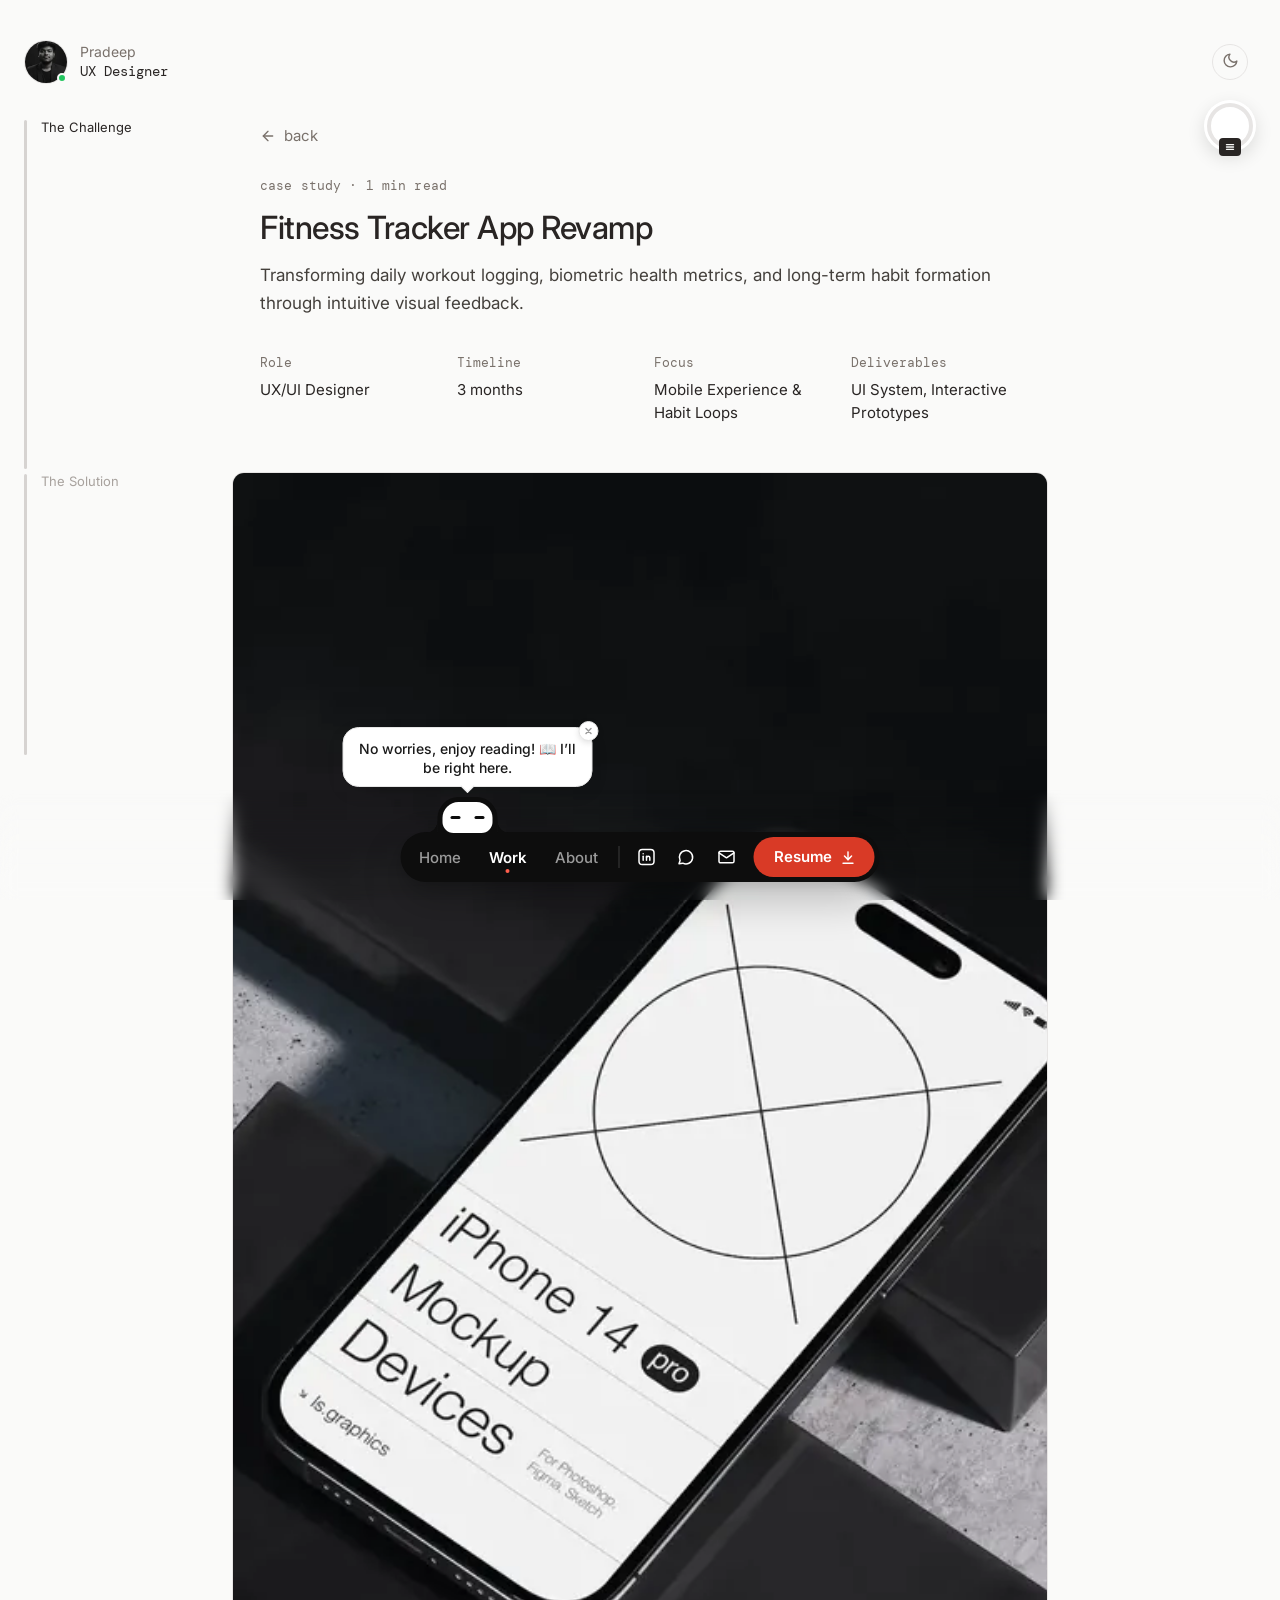
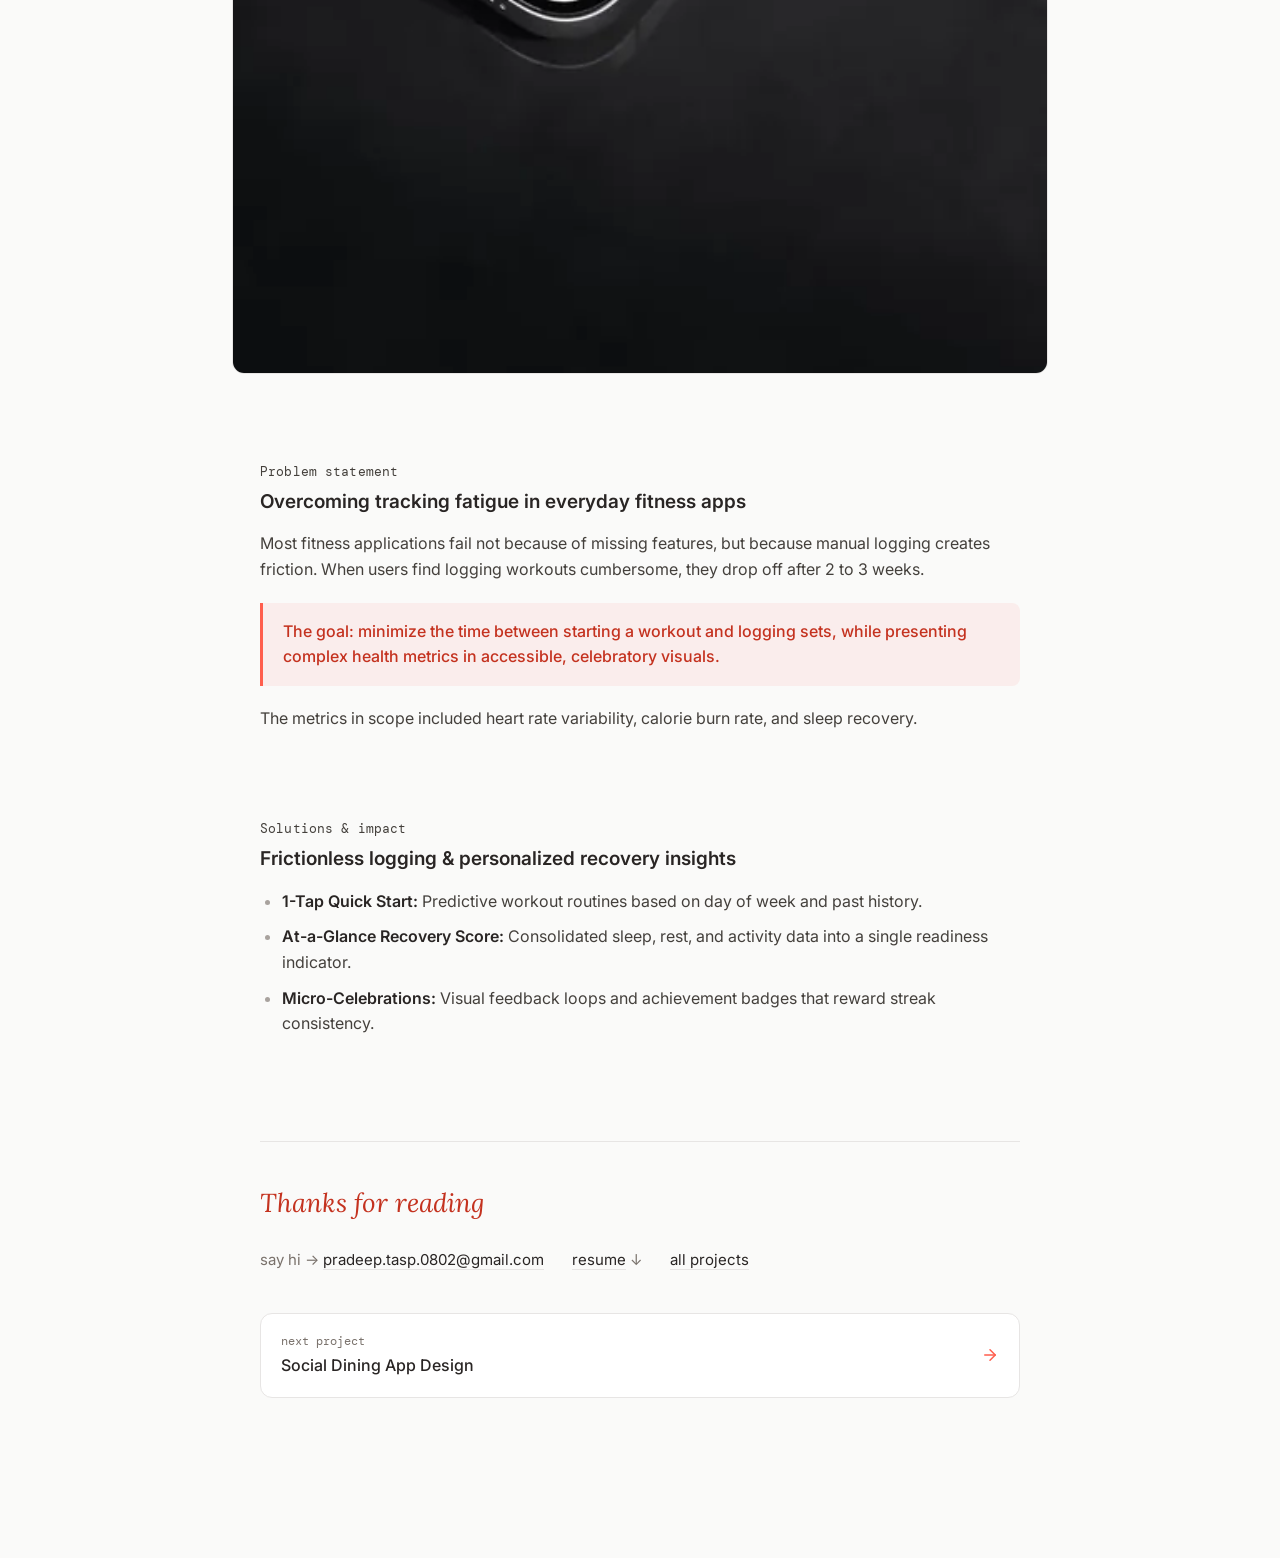
<file: fitness-tracker.html>
<!DOCTYPE html>
<html lang="en">
<head>
<!-- theme-boot: apply the saved dark theme before the first paint, so moving
     between pages never flashes a white screen while the page loads. -->
<script>try{if((localStorage.getItem("pradeep_theme")||localStorage.getItem("currentToggleState"))==="dark"){var d=document.documentElement;d.setAttribute("data-theme","dark")}}catch(e){}</script>
<style>html[data-theme="dark"],html[data-theme="dark"] body{background-color:#0f0f10;color-scheme:dark}</style>
  <meta charset="utf-8" />
  <meta name="viewport" content="width=device-width, initial-scale=1" />
  <title>Fitness Tracker App Revamp — Case Study | Pradeep UX Portfolio</title>
  <meta name="description" content="Redesign of a fitness tracker app: frictionless workout logging, recovery insights and habit loops. Case study by Pradeep." />
  <link rel="icon" href="assets/images/favicon-64.png" type="image/png" />
  <link rel="preconnect" href="https://fonts.googleapis.com" />
  <link rel="preconnect" href="https://fonts.gstatic.com" crossorigin />
  <link rel="stylesheet" href="https://fonts.googleapis.com/css2?family=DM+Mono:wght@400;500&family=Inter:wght@400;500;600&family=Lora:ital@1&family=Source+Serif+4:opsz,wght@8..60,400&display=swap" />
  <link rel="stylesheet" href="css/case-study.css" />
  <link rel="stylesheet" href="css/bot-nav.css" />
</head>
<body class="cs-page">

  <div class="cs-topbar">
    <a href="index.html" class="cs-brand" aria-label="Pradeep, UX Designer - home">
      <span class="cs-avatar"><img src="assets/images/avatar-132.webp" alt="" width="44" height="44" decoding="async" /><i aria-hidden="true"></i></span>
      <span class="cs-brand-text"><span>Pradeep</span><span>UX Designer</span></span>
    </a>
    <button id="themeToggleBtn" class="cs-theme" type="button" aria-label="Toggle dark/light mode"><span id="themeIcon"></span></button>
  </div>

  <div class="cs-layout">
    <aside class="cs-toc" aria-label="On this page">
      <nav><ol></ol></nav>
    </aside>

    <main class="cs-article">
      <header>
        <a href="projects.html" class="cs-back">
          <svg viewBox="0 0 24 24" fill="none" stroke="currentColor" stroke-width="2" stroke-linecap="round" stroke-linejoin="round" aria-hidden="true"><path d="M19 12H5"/><path d="M12 19l-7-7 7-7"/></svg>
          back
        </a>
        <p class="cs-eyebrow">case study · <span data-read-time>3 min read</span></p>
        <h1 class="cs-title">Fitness Tracker App Revamp</h1>
        <p class="cs-summary">Transforming daily workout logging, biometric health metrics, and long-term habit formation through intuitive visual feedback.</p>

        <dl class="cs-meta">
          <div><dt>Role</dt><dd>UX/UI Designer</dd></div>
          <div><dt>Timeline</dt><dd>3 months</dd></div>
          <div><dt>Focus</dt><dd>Mobile Experience &amp; Habit Loops</dd></div>
          <div><dt>Deliverables</dt><dd>UI System, Interactive Prototypes</dd></div>
        </dl>

        <figure class="cs-cover">
          <img src="assets/images/fitness-cover-1200.webp" srcset="assets/images/fitness-cover-800.webp 800w, assets/images/fitness-cover-1200.webp 1200w, assets/images/fitness-cover.webp 2000w" sizes="(min-width: 1240px) 1120px, (min-width: 808px) 760px, 100vw" width="2000" height="1500" fetchpriority="high" decoding="async" alt="Fitness Tracker app interface" />
        </figure>
      </header>

      <section class="cs-block" id="challenge" data-toc="The Challenge">
        <p class="cs-eyebrow">Problem statement</p>
        <h2>Overcoming tracking fatigue in everyday fitness apps</h2>
        <p>Most fitness applications fail not because of missing features, but because manual logging creates friction. When users find logging workouts cumbersome, they drop off after 2 to 3 weeks.</p>
        <div class="cs-callout">
          <p>The goal: minimize the time between starting a workout and logging sets, while presenting complex health metrics in accessible, celebratory visuals.</p>
        </div>
        <p style="margin-top: 20px;">The metrics in scope included heart rate variability, calorie burn rate, and sleep recovery.</p>
      </section>

      <section class="cs-block" id="solution" data-toc="The Solution">
        <p class="cs-eyebrow">Solutions &amp; impact</p>
        <h2>Frictionless logging &amp; personalized recovery insights</h2>
        <ul class="cs-list">
          <li><strong>1-Tap Quick Start:</strong> Predictive workout routines based on day of week and past history.</li>
          <li><strong>At-a-Glance Recovery Score:</strong> Consolidated sleep, rest, and activity data into a single readiness indicator.</li>
          <li><strong>Micro-Celebrations:</strong> Visual feedback loops and achievement badges that reward streak consistency.</li>
        </ul>
      </section>

      <footer class="cs-end">
        <p class="cs-thanks">Thanks for reading</p>
        <ul class="cs-links">
          <li><a href="mailto:pradeep.tasp.0802@gmail.com">say hi → <span>pradeep.tasp.0802@gmail.com</span></a></li>
          <li><a href="https://framerusercontent.com/assets/leYzq3yJ71NjjhqCAEeSTh7vr0.pdf" target="_blank" rel="noopener noreferrer"><span>resume</span> ↓</a></li>
          <li><a href="projects.html"><span>all projects</span></a></li>
        </ul>
        <a href="social-dining.html" class="cs-next">
          <div><small>next project</small><strong>Social Dining App Design</strong></div>
          <svg viewBox="0 0 24 24" fill="none" stroke="currentColor" stroke-width="2" stroke-linecap="round" stroke-linejoin="round" aria-hidden="true"><path d="M5 12h14"/><path d="M12 5l7 7-7 7"/></svg>
        </a>
      </footer>
    </main>
  </div>

  <script src="js/main.js" defer></script>
  <script src="js/case-study.js" defer></script>
  <script src="js/bot-nav.js" defer></script>
</body>
</html>
</file>
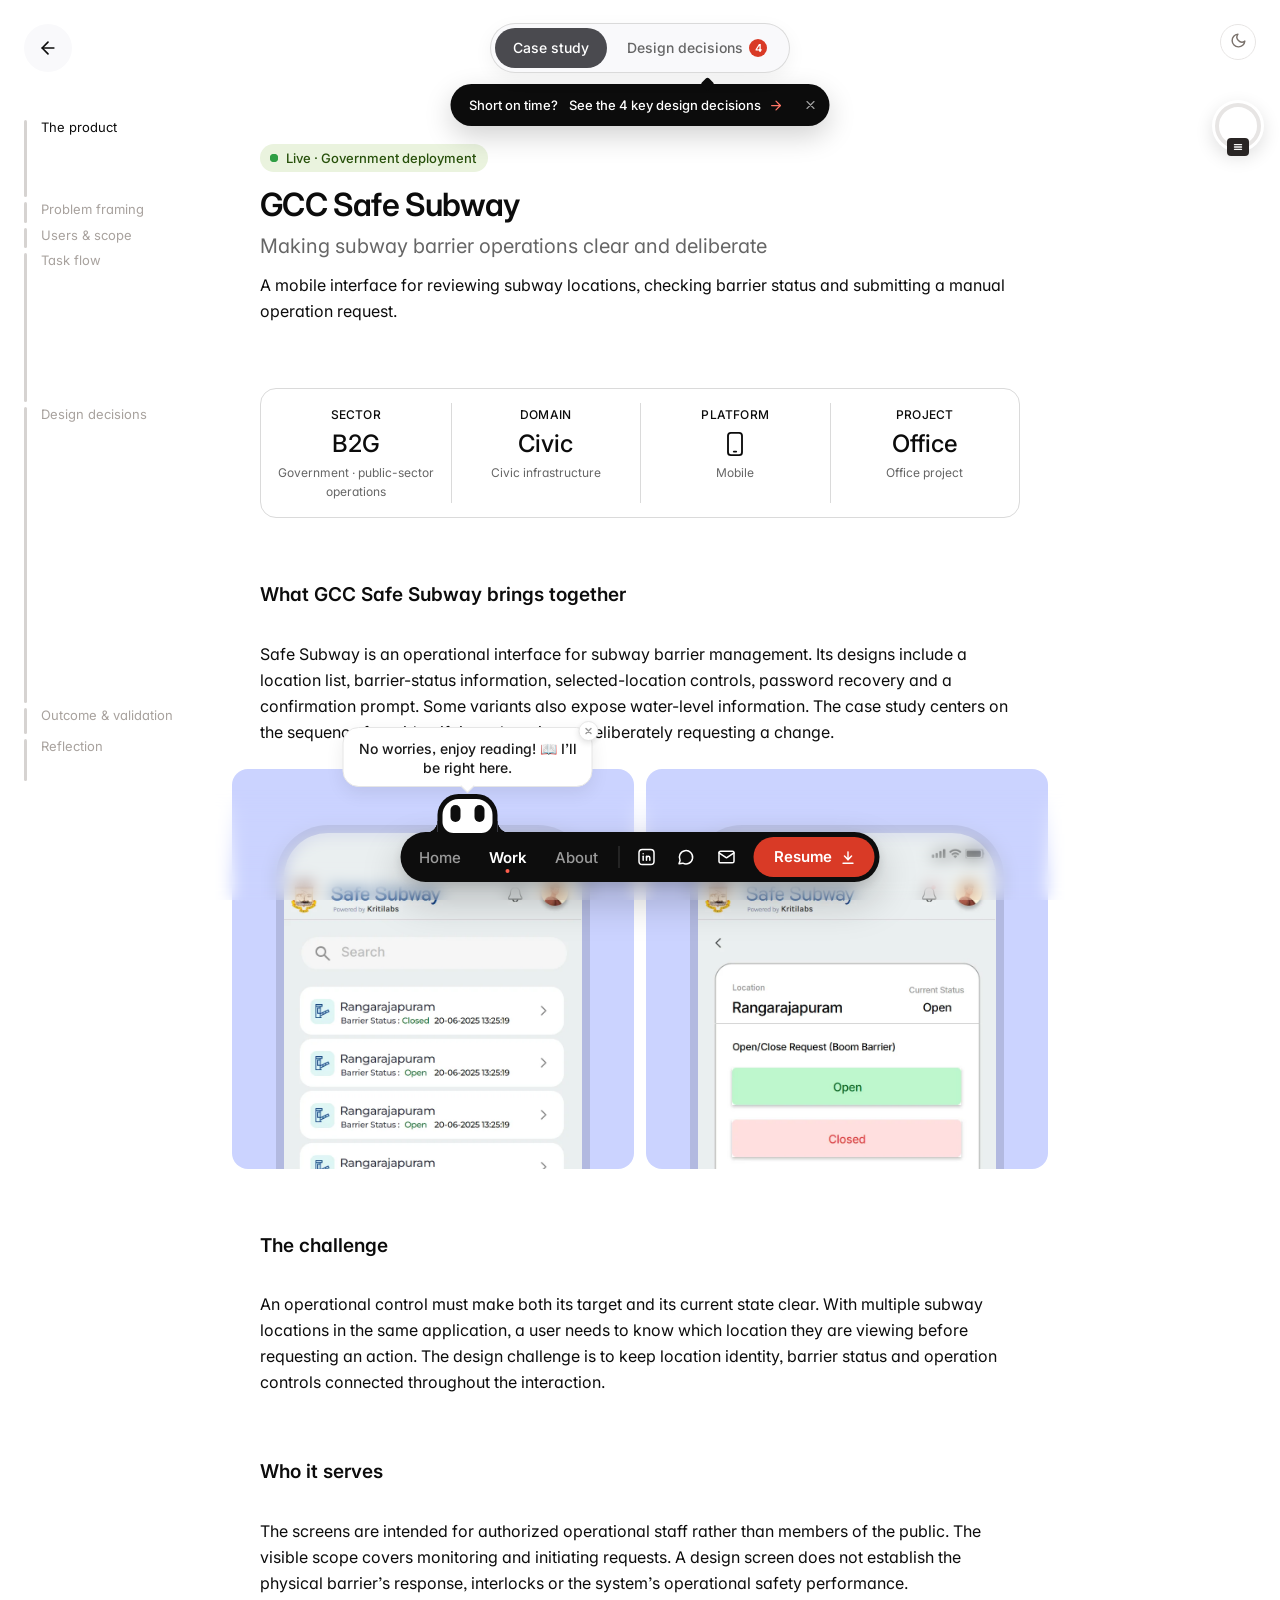
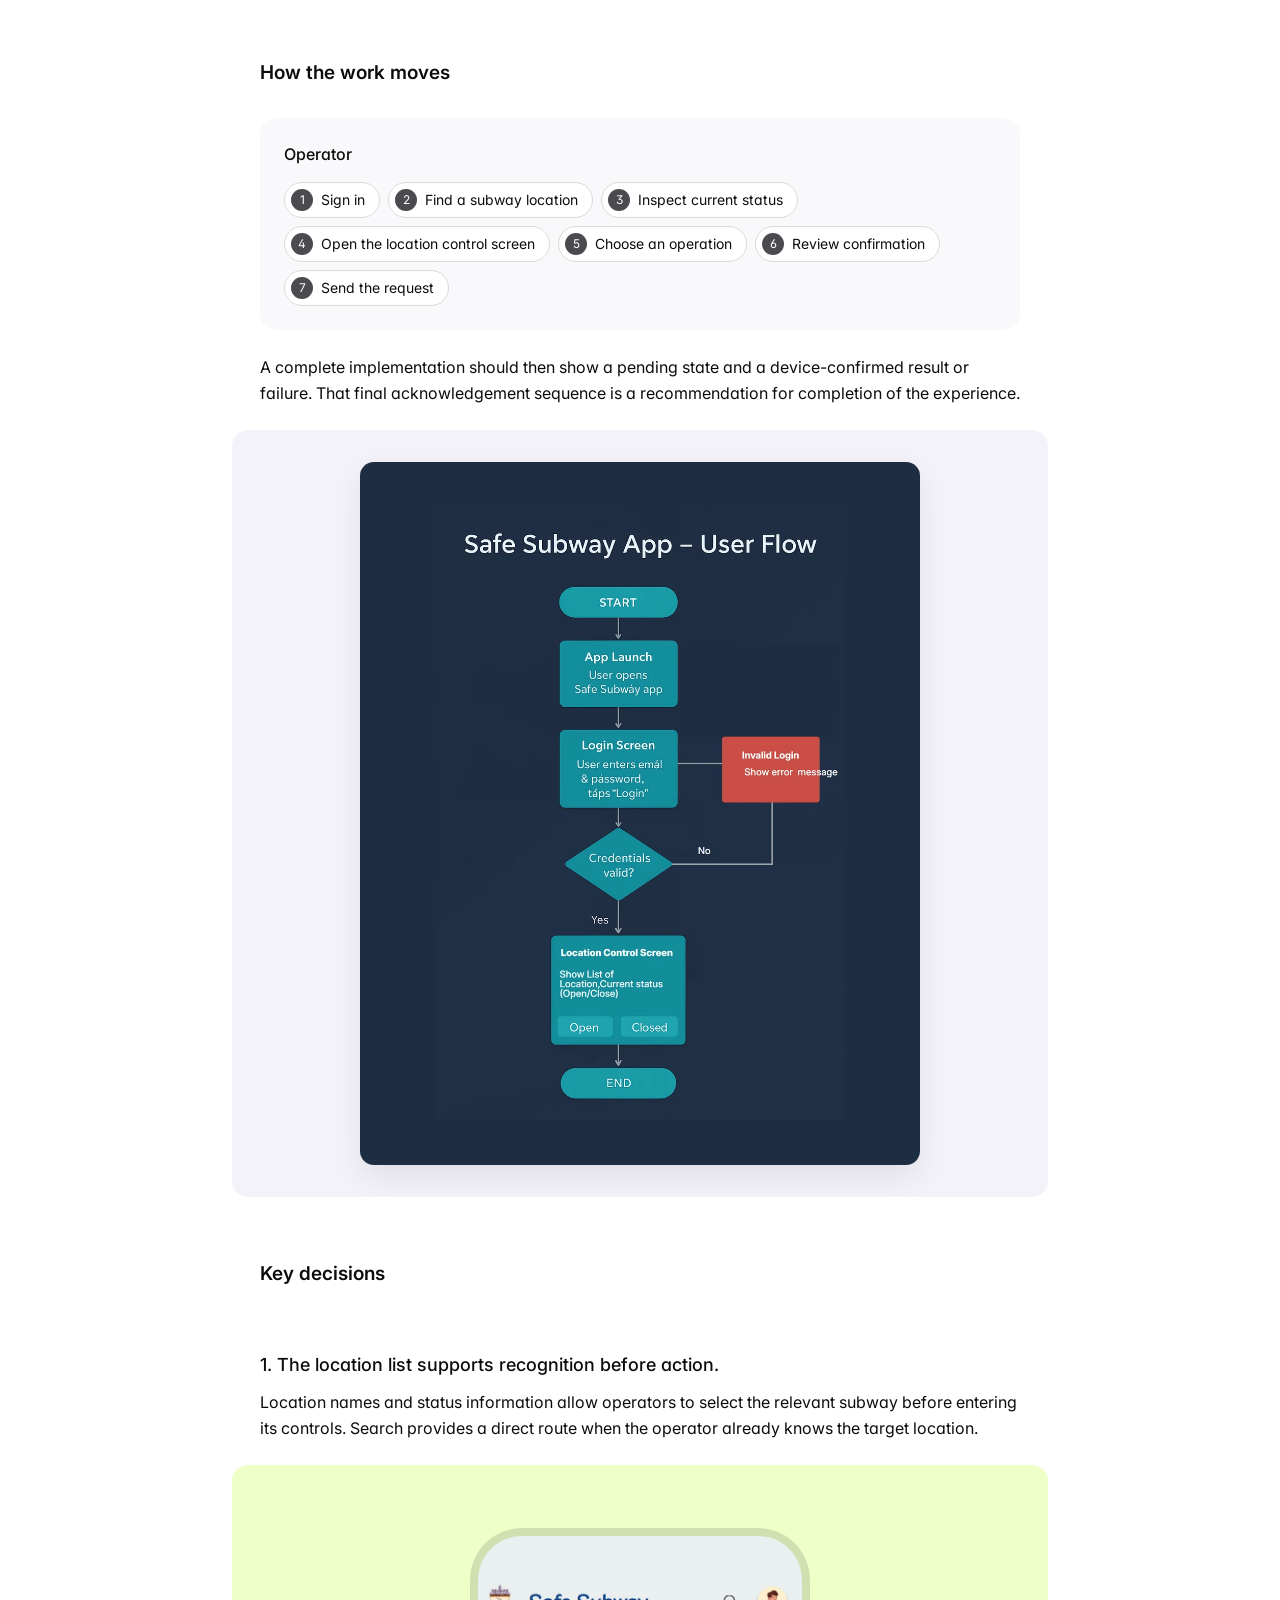
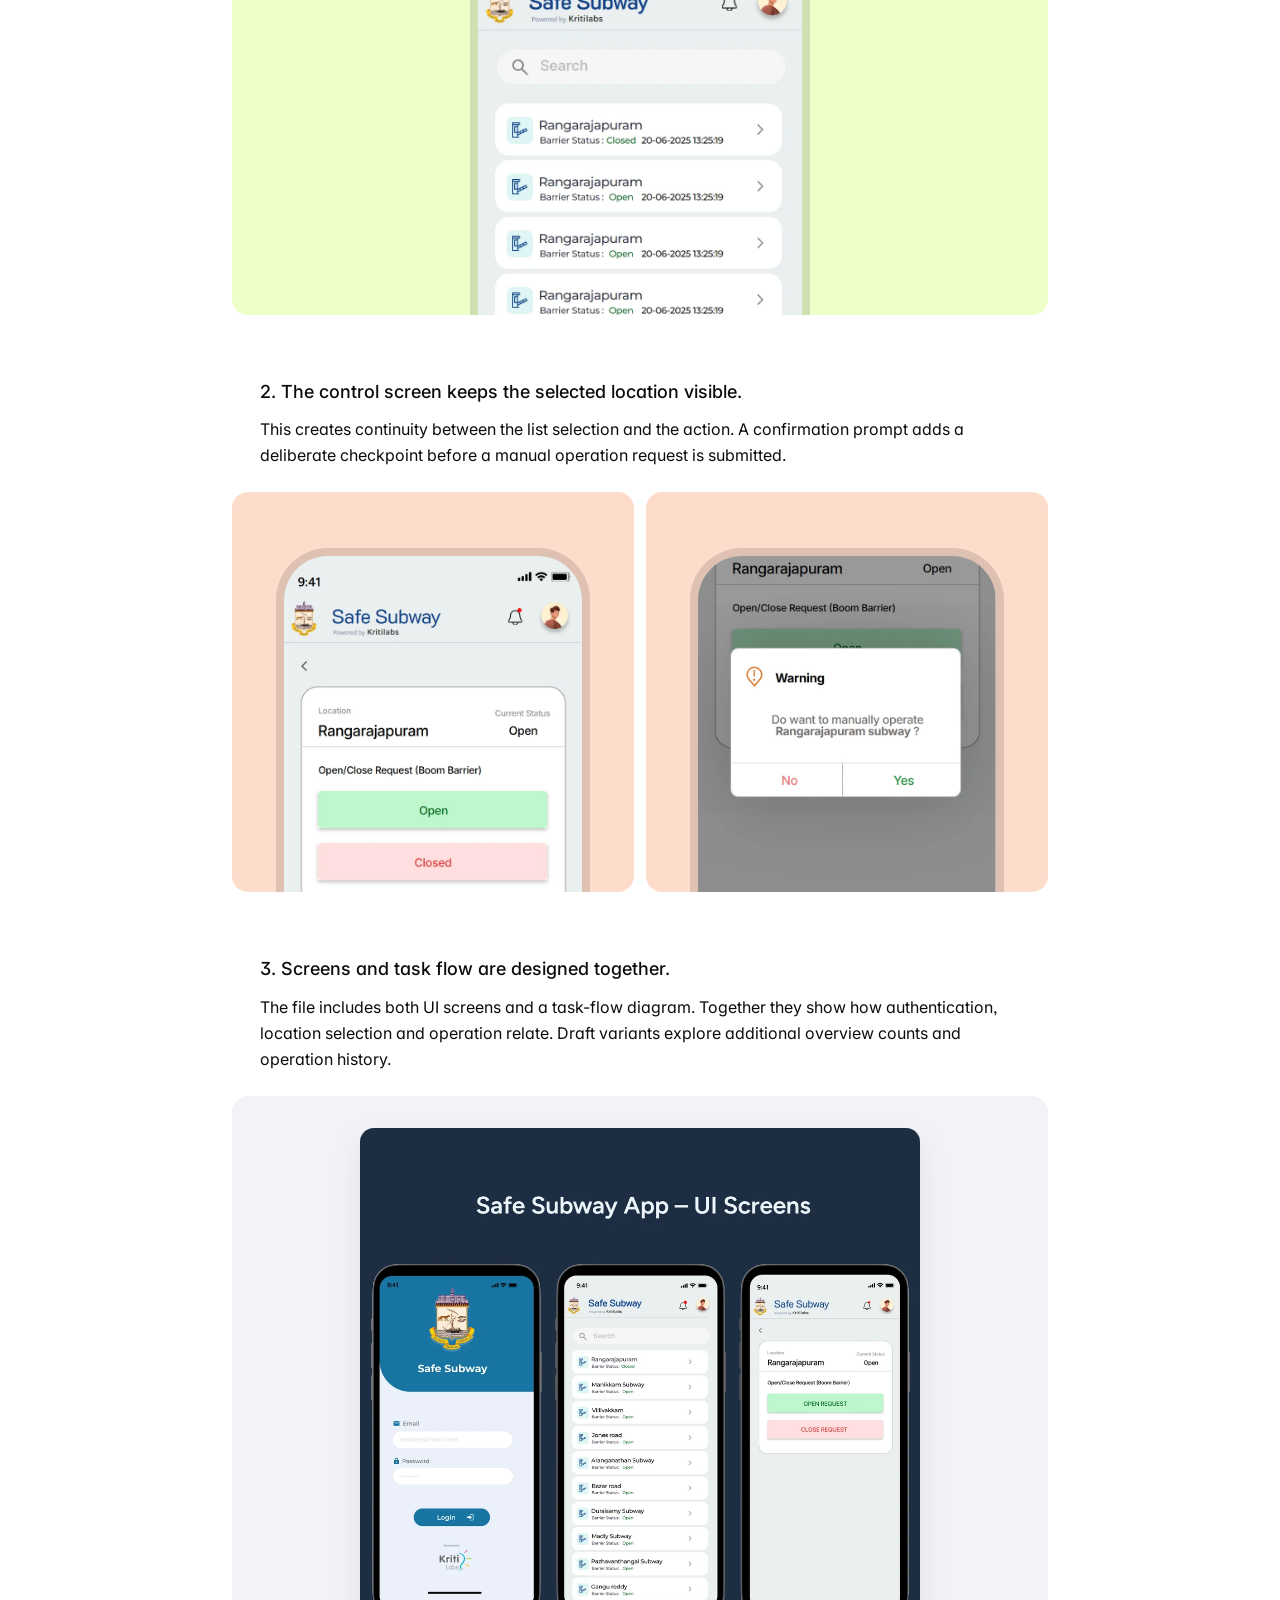
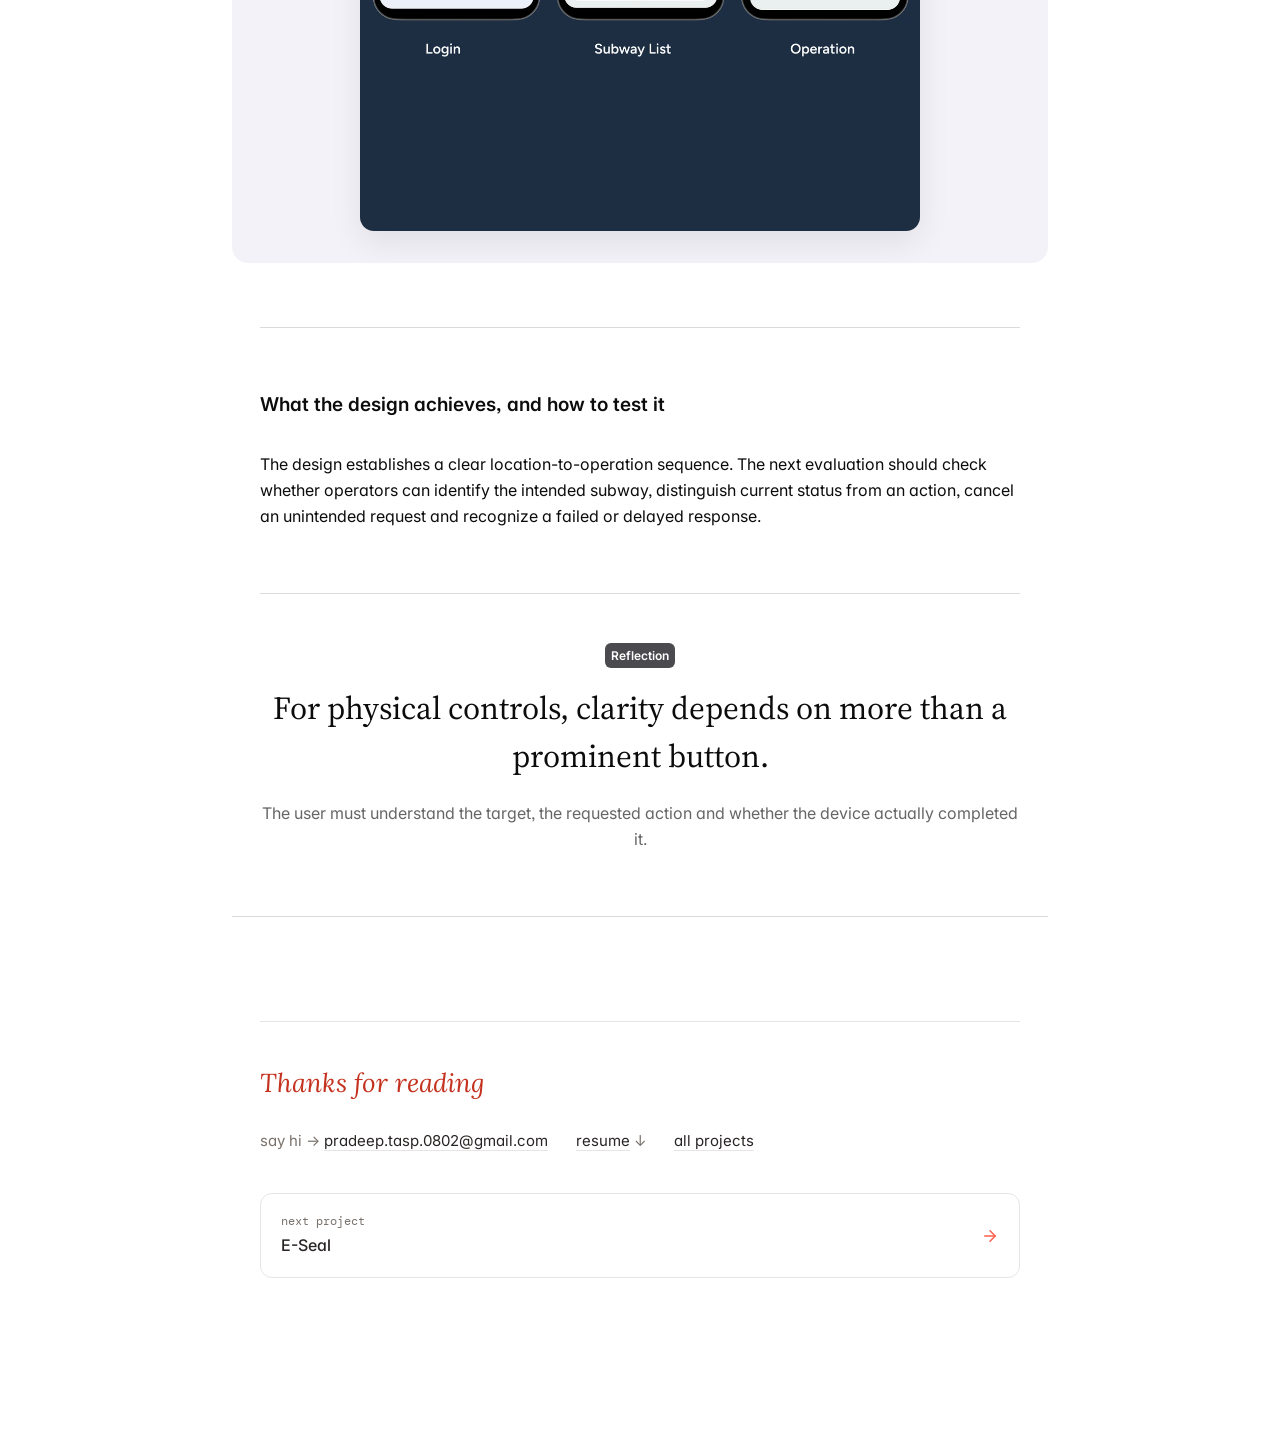
<file: gcc-safe-subway.html>
<!DOCTYPE html>
<html lang="en">
<head>
<!-- theme-boot: apply the saved dark theme before the first paint, so moving
     between pages never flashes a white screen while the page loads. -->
<script>try{if((localStorage.getItem("pradeep_theme")||localStorage.getItem("currentToggleState"))==="dark"){var d=document.documentElement;d.setAttribute("data-theme","dark")}}catch(e){}</script>
<style>html[data-theme="dark"],html[data-theme="dark"] body{background-color:#0f0f10;color-scheme:dark}</style>
  <meta charset="utf-8" />
  <meta name="viewport" content="width=device-width, initial-scale=1" />
  <title>GCC Safe Subway — Case Study | Pradeep UX Portfolio</title>
  <meta name="description" content="Making subway barrier operations clear and deliberate. Case study on a public-sector operations mobile interface by Pradeep." />
  <link rel="icon" href="assets/images/favicon-64.png" type="image/png" />
  <link rel="preconnect" href="https://fonts.googleapis.com" />
  <link rel="preconnect" href="https://fonts.gstatic.com" crossorigin />
  <link rel="stylesheet" href="https://fonts.googleapis.com/css2?family=DM+Mono:wght@400;500&family=Inter:wght@400;500;600&family=Lora:ital@1&family=Source+Serif+4:opsz,wght@8..60,400&display=swap" />
  <link rel="stylesheet" href="css/case-study.css" />
  <link rel="stylesheet" href="css/case-study-caseform.css" />
  <link rel="stylesheet" href="css/case-study-story.css" />
  <link rel="stylesheet" href="css/bot-nav.css" />
</head>
<!--
  GCC Safe Subway case study. Two views share this page: the case study (default, the earlier
  copy unchanged) and Design decisions, switched by the toggle at the top
  (js/case-study-story.js). Screens are rendered from "GCC Boom Barrier Design.fig": the
  "Approved" section is shown as final; the "Draft" and "wireframe" pages as explorations.
  Operator names in draft history rows are blurred. No outcome metrics are claimed.
  Sources and open questions: docs/gcc-safe-subway-case-study/.
-->
<body class="cs-page cf-page">

  <a href="projects.html" class="cf-back" aria-label="Back to all projects">
    <svg viewBox="0 0 24 24" fill="none" stroke="currentColor" stroke-width="2" stroke-linecap="round" stroke-linejoin="round" aria-hidden="true"><path d="M19 12H5"/><path d="M12 19l-7-7 7-7"/></svg>
  </a>
  <button id="themeToggleBtn" class="cs-theme" type="button" aria-label="Toggle dark/light mode"><span id="themeIcon"></span></button>

  <!-- View toggle: case study (default) / design decisions -->
  <div class="ds-viewtoggle" role="tablist" aria-label="Choose a view">
    <button type="button" role="tab" id="view-tab-overview" aria-controls="view-overview" aria-selected="true">Case study</button>
    <button type="button" role="tab" id="view-tab-decisions" aria-controls="view-decisions" aria-selected="false" tabindex="-1"><span class="ds-viewtoggle__long">Design decisions</span><span class="ds-viewtoggle__short" aria-hidden="true">Decisions</span><span class="ds-viewtoggle__count" aria-hidden="true">4</span></button>
  </div>
  <!-- First-visit nudge towards the decisions view; shown by js/case-study-story.js -->
  <div class="ds-viewhint" hidden>
    <button type="button" class="ds-viewhint__go"><span class="ds-viewhint__lead">Short on time?&nbsp;</span>See the 4 key design decisions <svg viewBox="0 0 24 24" fill="none" stroke="currentColor" stroke-width="2" stroke-linecap="round" stroke-linejoin="round" aria-hidden="true"><path d="M5 12h14"/><path d="M12 5l7 7-7 7"/></svg></button>
    <button type="button" class="ds-viewhint__x" aria-label="Dismiss tip"><svg viewBox="0 0 24 24" fill="none" stroke="currentColor" stroke-width="2" stroke-linecap="round" aria-hidden="true"><path d="M6 6l12 12M18 6L6 18"/></svg></button>
  </div>

  <!-- Contents rail: filled by js/case-study.js from each section's data-toc -->
  <aside class="cs-toc" aria-label="On this page">
    <nav><ol></ol></nav>
  </aside>

  <main class="cs-article cf-article">
    <header class="cf-head">
      <p class="ds-status"><span aria-hidden="true"></span>Live · Government deployment</p>
      <h1>GCC Safe Subway</h1>
      <p class="cf-tagline">Making subway barrier operations clear and deliberate</p>
      <p class="cs-summary">A mobile interface for reviewing subway locations, checking barrier status and submitting a manual operation request.</p>

      <dl class="cf-meta">
        <div><dt>Sector</dt><dd><strong>B2G</strong><span>Government · public-sector operations</span></dd></div>
        <div><dt>Domain</dt><dd><strong>Civic</strong><span>Civic infrastructure</span></dd></div>
        <div>
          <dt>Platform</dt>
          <dd>
            <strong><svg viewBox="0 0 24 24" fill="none" stroke="currentColor" stroke-width="1.6" stroke-linecap="round" stroke-linejoin="round" aria-hidden="true"><rect x="6" y="2.5" width="12" height="19" rx="2.5"/><path d="M11 18.5h2"/></svg></strong>
            <span>Mobile</span>
          </dd>
        </div>
        <div><dt>Project</dt><dd><strong>Office</strong><span>Office project</span></dd></div>
      </dl>
    </header>

    <!-- ============ VIEW 1: Case study (default) ============ -->
    <div class="cs-view" id="view-overview" data-view="overview" role="tabpanel" aria-labelledby="view-tab-overview">

    <section class="cs-block cf-section" id="product" data-toc="The product">
      <h2 class="cf-label">What GCC Safe Subway brings together</h2>
      <p class="cf-text">Safe Subway is an operational interface for subway barrier management. Its designs include a location list, barrier-status information, selected-location controls, password recovery and a confirmation prompt. Some variants also expose water-level information. The case study centers on the sequence from identifying a location to deliberately requesting a change.</p>
      <div class="cf-pair">
        <figure class="cf-media cf-media--periwinkle" aria-label="Location list">
          <div class="cf-phone"><div class="cf-phone__screen"><img src="assets/images/case-studies/gcc-safe-subway/dashboard.webp" alt="Location list: search above subway cards, each showing barrier status and the last update time" width="720" height="1600" /></div></div>
        </figure>
        <figure class="cf-media cf-media--periwinkle" aria-label="Location control">
          <div class="cf-phone"><div class="cf-phone__screen"><img src="assets/images/case-studies/gcc-safe-subway/control.webp" alt="Location control: Rangarajapuram with current status Open, and Open and Closed request buttons" width="720" height="1600" /></div></div>
        </figure>
      </div>
    </section>

    <section class="cs-block cf-section" id="problem" data-toc="Problem framing">
      <h2 class="cf-label">The challenge</h2>
      <p class="cf-text">An operational control must make both its target and its current state clear. With multiple subway locations in the same application, a user needs to know which location they are viewing before requesting an action. The design challenge is to keep location identity, barrier status and operation controls connected throughout the interaction.</p>
    </section>

    <section class="cs-block cf-section" id="users" data-toc="Users &amp; scope">
      <h2 class="cf-label">Who it serves</h2>
      <p class="cf-text">The screens are intended for authorized operational staff rather than members of the public. The visible scope covers monitoring and initiating requests. A design screen does not establish the physical barrier’s response, interlocks or the system’s operational safety performance.</p>
    </section>

    <section class="cs-block cf-section" id="flow" data-toc="Task flow">
      <h2 class="cf-label">How the work moves</h2>
      <div class="cs-flowgroup">
        <p class="cs-flowgroup-label">Operator</p>
        <ol class="cs-steps">
          <li>Sign in</li>
          <li>Find a subway location</li>
          <li>Inspect current status</li>
          <li>Open the location control screen</li>
          <li>Choose an operation</li>
          <li>Review confirmation</li>
          <li>Send the request</li>
        </ol>
      </div>
      <p class="cf-text">A complete implementation should then show a pending state and a device-confirmed result or failure. That final acknowledgement sequence is a recommendation for completion of the experience.</p>
      <figure class="cf-media cf-media--mist cf-media--fit ds-media--tall" aria-label="User flow diagram">
        <img src="assets/images/case-studies/gcc-safe-subway/user-flow.webp" alt="Safe Subway user flow: app launch, login, a credentials check that loops back with an error message when invalid, then the location control screen showing current status with Open and Closed, then end" width="1100" height="1382" loading="lazy" />
      </figure>
    </section>

    <section class="cs-block cf-section" id="decisions" data-toc="Design decisions">
      <h2 class="cf-label">Key decisions</h2>

      <h3 class="cf-decision">1. The location list supports recognition before action.</h3>
      <p class="cf-text">Location names and status information allow operators to select the relevant subway before entering its controls. Search provides a direct route when the operator already knows the target location.</p>
      <figure class="cf-media cf-media--lime" aria-label="Location list">
        <div class="cf-phone"><div class="cf-phone__screen"><img src="assets/images/case-studies/gcc-safe-subway/dashboard.webp" alt="Location list with search and barrier status per subway" width="720" height="1600" loading="lazy" /></div></div>
      </figure>

      <h3 class="cf-decision">2. The control screen keeps the selected location visible.</h3>
      <p class="cf-text">This creates continuity between the list selection and the action. A confirmation prompt adds a deliberate checkpoint before a manual operation request is submitted.</p>
      <div class="cf-pair">
        <figure class="cf-media cf-media--peach" aria-label="Control screen">
          <div class="cf-phone"><div class="cf-phone__screen"><img src="assets/images/case-studies/gcc-safe-subway/control.webp" alt="Control screen with the selected location and current status above the request buttons" width="720" height="1600" loading="lazy" /></div></div>
        </figure>
        <figure class="cf-media cf-media--peach" aria-label="Confirmation prompt">
          <div class="cf-phone"><div class="cf-phone__screen ds-screen--mid"><img src="assets/images/case-studies/gcc-safe-subway/control-confirm.webp" alt="Warning dialog: 'Do want to manually operate Rangarajapuram subway?' with No and Yes" width="720" height="1600" loading="lazy" /></div></div>
        </figure>
      </div>

      <h3 class="cf-decision">3. Screens and task flow are designed together.</h3>
      <p class="cf-text">The file includes both UI screens and a task-flow diagram. Together they show how authentication, location selection and operation relate. Draft variants explore additional overview counts and operation history.</p>
      <figure class="cf-media cf-media--mist cf-media--fit ds-media--tall" aria-label="UI screens flow">
        <img src="assets/images/case-studies/gcc-safe-subway/ui-flow.webp" alt="Safe Subway UI screens board: Login, Subway List and Operation shown side by side in phone frames" width="1100" height="1382" loading="lazy" />
      </figure>
      <hr class="cf-rule" />
    </section>

    <section class="cs-block cf-section" id="outcome" data-toc="Outcome &amp; validation">
      <h2 class="cf-label">What the design achieves, and how to test it</h2>
      <p class="cf-text">The design establishes a clear location-to-operation sequence. The next evaluation should check whether operators can identify the intended subway, distinguish current status from an action, cancel an unintended request and recognize a failed or delayed response.</p>
      <hr class="cf-rule" />
    </section>

    <section class="cs-block cf-quote" id="reflection" data-toc="Reflection">
      <span class="cf-badge">Reflection</span>
      <blockquote class="cs-quote">For physical controls, clarity depends on more than a prominent button.</blockquote>
      <p class="cf-quote-note">The user must understand the target, the requested action and whether the device actually completed it.</p>
    </section>

    </div>

    <!-- ============ VIEW 2: Design decisions (Decision Stories framework) ============ -->
    <div class="cs-view" id="view-decisions" data-view="decisions" role="tabpanel" aria-labelledby="view-tab-decisions">

    <section class="cs-block cf-section" id="dd-intro" data-toc="Key decisions">
      <h2 class="cf-label">Design decisions</h2>
      <p class="cf-text">Four decisions took Safe Subway from its draft to the approved design. Each story follows the same structure: the situation before, the alternatives, the reasoning and trade-off, what I designed, and what can honestly be said about the result.</p>

      <ol class="cf-cards ds-index">
        <li class="cf-card"><a href="#decision-1"><h3><span>1</span>From an analytics dashboard to a focused subway list</h3><p class="ds-index__take">Totals and water levels gave way to search and one status per subway.</p><p>Strategic · Read story</p></a></li>
        <li class="cf-card"><a href="#decision-2"><h3><span>2</span>A checkpoint that names the subway</h3><p class="ds-index__take">"Do want to manually operate Rangarajapuram subway?" before anything moves.</p><p>Strategic · Read story</p></a></li>
        <li class="cf-card"><a href="#decision-3"><h3><span>3</span>One request per location, not per barrier</h3><p class="ds-index__take">Per-barrier lists and history became one Open/Close request.</p><p>Tactical · Read story</p></a></li>
        <li class="cf-card"><a href="#decision-4"><h3><span>4</span>Password recovery inside the app</h3><p class="ds-index__take">Generate a code, verify it and set a new password on one screen.</p><p>Tactical · Read story</p></a></li>
      </ol>

      <ul class="ds-legend" aria-label="Image labels">
        <li><span class="cf-tag cf-tag--purple">Draft</span>Earlier frames from the Draft and wireframe pages of my Figma file</li>
        <li><span class="cf-tag ds-tag--concept">Conceptual</span>An option described for comparison, not a design I made</li>
        <li><span class="cf-tag cf-tag--green">Approved</span>Frames in the file's "Approved ✅" section</li>
      </ul>
    </section>

    <!-- ---------- Decision 01 ---------- -->
    <section class="cs-block cf-section ds-story" id="decision-1" data-toc="01 · Focused list">
      <p class="ds-story__num">Decision 01 · Strategic</p>
      <h2 class="ds-story__title">Why I replaced the analytics dashboard with a focused subway list</h2>
      <p class="cf-text ds-story__hook">An operator opening the app during heavy rain needs one subway, fast, not a summary of all of them.</p>

      <h3 class="cf-sublabel">Before the decision</h3>
      <p class="cf-text">The draft home screen opened with page analytics: total subways (17), total barriers (44), open (37) and closed (3). The subway list sat below, with each row showing water level and barrier status.</p>
      <figure class="cf-media cf-media--mist" aria-label="Draft analytics dashboard">
        <span class="cf-badge cf-badge--left">Draft</span>
        <div class="cf-phone"><div class="cf-phone__screen"><img src="assets/images/case-studies/gcc-safe-subway/draft-dashboard.webp" alt="Draft home: Page analytics with Total Subway 17, Total barrier 44, Open 37 and Close 3, above a subway list with water level and barrier status" width="720" height="1600" loading="lazy" /></div></div>
      </figure>

      <h3 class="cf-sublabel">The turning point</h3>
      <div class="ds-options ds-wide">
        <div class="ds-option">
          <span class="cf-tag cf-tag--purple">Option A · Draft</span>
          <h4>Analytics first</h4>
          <ul class="ds-pros">
            <li class="is-pro">Network-wide totals at a glance</li>
            <li class="is-con">The list starts below the fold</li>
            <li class="is-con">Two statuses per row to read</li>
          </ul>
        </div>
        <div class="ds-option ds-option--chosen">
          <span class="cf-tag cf-tag--green">Option B · Approved</span>
          <h4>Search and list first</h4>
          <ul class="ds-pros">
            <li class="is-pro">Search sits at the top</li>
            <li class="is-pro">One barrier status and an update time per row</li>
            <li class="is-con">Totals and water level are no longer on screen</li>
          </ul>
        </div>
      </div>
      <div class="ds-reason ds-wide">
        <div><p class="ds-reason__label">Reasoning</p><p>The core task is acting on one location. Putting search and the list first shortens the path to that task; totals are useful context but don't help pick a subway.</p></div>
        <div class="ds-reason--trade"><p class="ds-reason__label">Trade-off</p><p>Operators lose the network overview and the water level that might explain why a barrier is closed. Both would need a home elsewhere.</p></div>
      </div>

      <h3 class="cf-sublabel">What I designed</h3>
      <div class="cf-pair">
        <figure class="cf-media cf-media--mist" aria-label="Lo-fi dashboard">
          <span class="cf-badge cf-badge--left">Lo-fi</span>
          <div class="cf-phone"><div class="cf-phone__screen"><img src="assets/images/case-studies/gcc-safe-subway/lofi-dashboard.webp" alt="Lo-fi dashboard wireframe: page analytics blocks above a subway list" width="720" height="1600" loading="lazy" /></div></div>
        </figure>
        <figure class="cf-media cf-media--lime" aria-label="Approved subway list">
          <span class="cf-badge cf-badge--left">Approved</span>
          <div class="cf-phone"><div class="cf-phone__screen"><img src="assets/images/case-studies/gcc-safe-subway/dashboard.webp" alt="Approved home: search above subway cards with barrier status and last update time" width="720" height="1600" loading="lazy" /></div></div>
        </figure>
      </div>
      <ul class="ds-captions ds-wide">
        <li><strong>Lo-fi</strong>Analytics blocks, then the list</li>
        <li><strong>Approved</strong>Search, then status and time per subway</li>
      </ul>

      <h3 class="cf-sublabel">Result</h3>
      <div class="ds-result ds-wide">
        <span class="cf-tag cf-tag--blue">Live · impact not yet measured</span>
        <p>The home screen is a direct route to a subway. Whether operators find the intended location faster, and miss the totals, is still to be tested.</p>
        <ul class="ds-principles" aria-label="UX principles"><li>Information hierarchy</li><li>Recognition rather than recall</li><li>Aesthetic and minimalist design</li></ul>
      </div>
    </section>

    <!-- ---------- Decision 02 ---------- -->
    <section class="cs-block cf-section ds-story" id="decision-2" data-toc="02 · Checkpoint">
      <p class="ds-story__num">Decision 02 · Strategic</p>
      <h2 class="ds-story__title">Why the confirmation names the subway before a barrier moves</h2>
      <p class="cf-text ds-story__hook">Opening the wrong barrier isn't a typo you can undo. It changes traffic in a real subway.</p>

      <h3 class="cf-sublabel">Before the decision</h3>
      <p class="cf-text">In the draft detail screen, each barrier had its own Open or Closed button next to its status, with the location name at the top of the card.</p>

      <h3 class="cf-sublabel">The turning point</h3>
      <div class="ds-options ds-wide">
        <div class="ds-option">
          <span class="cf-tag ds-tag--concept">Option A · Conceptual</span>
          <h4>One-tap toggle</h4>
          <ul class="ds-pros">
            <li class="is-pro">Fastest in an emergency</li>
            <li class="is-con">A mis-tap moves a physical barrier</li>
            <li class="is-con">Nothing restates the target</li>
          </ul>
        </div>
        <div class="ds-option ds-option--chosen">
          <span class="cf-tag cf-tag--green">Option B · Approved</span>
          <h4>Request, then a named confirmation</h4>
          <ul class="ds-pros">
            <li class="is-pro">Location and current status above the buttons</li>
            <li class="is-pro">The warning repeats the subway's name</li>
            <li class="is-con">One extra tap every time</li>
          </ul>
        </div>
      </div>
      <div class="ds-reason ds-wide">
        <div><p class="ds-reason__label">Reasoning</p><p>A confirmation only prevents errors if it says what will happen. Naming the subway in the question turns "Are you sure?" into a check of the target.</p></div>
        <div class="ds-reason--trade"><p class="ds-reason__label">Trade-off</p><p>An extra step when speed matters, and a pattern people can learn to tap through. The design still needs a pending and a device-confirmed state after "Yes".</p></div>
      </div>

      <h3 class="cf-sublabel">What I designed</h3>
      <figure class="cf-media cf-media--peach ds-trio" aria-label="Draft detail, approved control and confirmation">
        <div class="cf-phone"><div class="cf-phone__screen"><img src="assets/images/case-studies/gcc-safe-subway/draft-detail-b.webp" alt="Draft: per-barrier controls with a warning dialog over the history list" width="720" height="1600" loading="lazy" /></div></div>
        <div class="cf-phone"><div class="cf-phone__screen"><img src="assets/images/case-studies/gcc-safe-subway/control.webp" alt="Approved control screen: location, current status, Open and Closed request buttons" width="720" height="1600" loading="lazy" /></div></div>
        <div class="cf-phone"><div class="cf-phone__screen"><img src="assets/images/case-studies/gcc-safe-subway/control-confirm.webp" alt="Approved warning naming Rangarajapuram subway, with No and Yes" width="720" height="1600" loading="lazy" /></div></div>
      </figure>
      <ul class="ds-captions ds-captions--three ds-wide">
        <li><strong>Draft</strong>Warning over per-barrier controls</li>
        <li><strong>Approved</strong>Target and status above the request</li>
        <li><strong>Confirmation</strong>Names the subway, No or Yes</li>
      </ul>

      <h3 class="cf-sublabel">Result</h3>
      <div class="ds-result ds-wide">
        <span class="cf-tag cf-tag--green">Design outcome</span>
        <p>Every manual operation passes through a checkpoint that restates the target. The acknowledgement step (pending, done, failed) is designed as a recommendation, not yet as screens.</p>
        <ul class="ds-principles" aria-label="UX principles"><li>Error prevention</li><li>Visibility of system status</li><li>User control and freedom</li></ul>
      </div>
    </section>

    <!-- ---------- Decision 03 ---------- -->
    <section class="cs-block cf-section ds-story" id="decision-3" data-toc="03 · Per location">
      <p class="ds-story__num">Decision 03 · Tactical</p>
      <h2 class="ds-story__title">Why control moved from individual barriers to the location</h2>
      <p class="cf-text ds-story__hook">Operators think in subways ("Rangarajapuram"), not in "Barrier 2, double lane".</p>

      <h3 class="cf-sublabel">Before the decision</h3>
      <p class="cf-text">The draft explored barrier lists (all, open, closed) with lane type, and a detail screen showing each barrier's status with an operation history: who opened it, manually or automatically, and when.</p>
      <div class="cf-pair">
        <figure class="cf-media cf-media--mist" aria-label="Draft barrier list">
          <span class="cf-badge cf-badge--left">Draft</span>
          <div class="cf-phone"><div class="cf-phone__screen"><img src="assets/images/case-studies/gcc-safe-subway/draft-barriers.webp" alt="Draft barrier list: Barrier 1 and Barrier 2 per location with single or double lane type" width="720" height="1596" loading="lazy" /></div></div>
        </figure>
        <figure class="cf-media cf-media--mist" aria-label="Draft barrier detail with history">
          <span class="cf-badge cf-badge--left">Draft</span>
          <div class="cf-phone"><div class="cf-phone__screen"><img src="assets/images/case-studies/gcc-safe-subway/draft-detail.webp" alt="Draft detail: water level, two barriers with status and buttons, and a history list of openings and closings" width="720" height="1600" loading="lazy" /></div></div>
        </figure>
      </div>

      <h3 class="cf-sublabel">The turning point</h3>
      <div class="ds-options ds-wide">
        <div class="ds-option">
          <span class="cf-tag cf-tag--purple">Option A · Draft</span>
          <h4>Manage each barrier</h4>
          <ul class="ds-pros">
            <li class="is-pro">Fine control and a full history</li>
            <li class="is-con">More screens between list and action</li>
            <li class="is-con">Easy to act on the wrong barrier</li>
          </ul>
        </div>
        <div class="ds-option ds-option--chosen">
          <span class="cf-tag cf-tag--green">Option B · Approved</span>
          <h4>One request per location</h4>
          <ul class="ds-pros">
            <li class="is-pro">List → location → request</li>
            <li class="is-pro">Matches how operators name places</li>
            <li class="is-con">No per-barrier control or history</li>
          </ul>
        </div>
      </div>
      <div class="ds-reason ds-wide">
        <div><p class="ds-reason__label">Reasoning</p><p>Fewer, clearer targets reduce the chance of operating the wrong thing. The location is the unit operators recognise and talk about.</p></div>
        <div class="ds-reason--trade"><p class="ds-reason__label">Trade-off</p><p>A double-lane subway with one barrier open and one closed can't be expressed, and the audit trail of who operated what is gone from the app.</p></div>
      </div>

      <h3 class="cf-sublabel">Result</h3>
      <div class="ds-result ds-wide">
        <span class="cf-tag cf-tag--green">Design outcome</span>
        <p>The approved flow has three steps from list to request. Per-barrier states and operation history are open questions for a later version.</p>
        <ul class="ds-principles" aria-label="UX principles"><li>Match between system and real world</li><li>Error prevention</li><li>Hick's law</li></ul>
      </div>
    </section>

    <!-- ---------- Decision 04 ---------- -->
    <section class="cs-block cf-section ds-story" id="decision-4" data-toc="04 · Recovery">
      <p class="ds-story__num">Decision 04 · Tactical</p>
      <h2 class="ds-story__title">Why password recovery happens inside the app</h2>
      <p class="cf-text ds-story__hook">An operator locked out during a flood alert can't wait to find a reset link in their inbox.</p>

      <h3 class="cf-sublabel">Before the decision</h3>
      <p class="cf-text">The draft "Forgot password" screen asked for an email and had a single Send button, implying a reset sent elsewhere.</p>

      <h3 class="cf-sublabel">The turning point</h3>
      <div class="ds-options ds-wide">
        <div class="ds-option">
          <span class="cf-tag cf-tag--purple">Option A · Draft</span>
          <h4>Send a reset by email</h4>
          <ul class="ds-pros">
            <li class="is-pro">One field, one button</li>
            <li class="is-con">The user leaves the app</li>
            <li class="is-con">Depends on email access on the phone</li>
          </ul>
        </div>
        <div class="ds-option ds-option--chosen">
          <span class="cf-tag cf-tag--green">Option B · Approved</span>
          <h4>Code and reset in the app</h4>
          <ul class="ds-pros">
            <li class="is-pro">Email or SAP code, Generate, Verify</li>
            <li class="is-pro">New password set on the next screen</li>
            <li class="is-con">Two screens and a code to handle</li>
          </ul>
        </div>
      </div>
      <div class="ds-reason ds-wide">
        <div><p class="ds-reason__label">Reasoning</p><p>Keeping recovery in the app keeps the operator in one place. Accepting a SAP code as well as email fits staff who sign in with their employee code.</p></div>
        <div class="ds-reason--trade"><p class="ds-reason__label">Trade-off</p><p>More steps than a link, and the code delivery channel still has to be reliable.</p></div>
      </div>

      <h3 class="cf-sublabel">What I designed</h3>
      <figure class="cf-media cf-media--periwinkle ds-trio" aria-label="Draft and approved password recovery">
        <div class="cf-phone"><div class="cf-phone__screen"><img src="assets/images/case-studies/gcc-safe-subway/draft-forgot.webp" alt="Draft forgot password: email field and Send" width="720" height="1600" loading="lazy" /></div></div>
        <div class="cf-phone"><div class="cf-phone__screen"><img src="assets/images/case-studies/gcc-safe-subway/forgot.webp" alt="Approved: email or SAP code with Generate, then a code field with Verify" width="720" height="1600" loading="lazy" /></div></div>
        <div class="cf-phone"><div class="cf-phone__screen"><img src="assets/images/case-studies/gcc-safe-subway/forgot-reset.webp" alt="Approved: new password and confirm new password with Submit" width="720" height="1600" loading="lazy" /></div></div>
      </figure>
      <ul class="ds-captions ds-captions--three ds-wide">
        <li><strong>Draft</strong>Email and Send</li>
        <li><strong>Approved · 1</strong>Generate a code, then verify</li>
        <li><strong>Approved · 2</strong>Set a new password</li>
      </ul>

      <h3 class="cf-sublabel">Result</h3>
      <div class="ds-result ds-wide">
        <span class="cf-tag cf-tag--green">Design outcome</span>
        <p>Recovery happens without leaving the app and accepts the identifier staff already use. Success rates haven't been measured.</p>
        <ul class="ds-principles" aria-label="UX principles"><li>Flexibility and efficiency of use</li><li>Help users recover from errors</li></ul>
      </div>
    </section>

    <!-- ---------- Iterations ---------- -->
    <section class="cs-block cf-section" id="iterations" data-toc="Iterations">
      <h2 class="cf-label">From wireframe to approved design</h2>
      <p class="cf-text">The same screens at three points in my Figma file: the wireframe or lo-fi page, the draft and the approved section.</p>
      <ol class="ds-timeline ds-wide">
        <li><div class="ds-timeline__shot"><img src="assets/images/case-studies/gcc-safe-subway/wf-onboarding.webp" alt="Wireframe onboarding screen with image and text placeholders" width="720" height="1600" loading="lazy" /></div><span class="cf-tag cf-tag--purple">Wireframe</span><p><strong>Sign in</strong>Placeholder blocks and one action.</p></li>
        <li><div class="ds-timeline__shot"><img src="assets/images/case-studies/gcc-safe-subway/draft-login.webp" alt="Draft login with emblem header and plain fields" width="720" height="1600" loading="lazy" /></div><span class="cf-tag cf-tag--purple">Draft</span><p><strong>Sign in</strong>Emblem header, plain fields.</p></li>
        <li><div class="ds-timeline__shot"><img src="assets/images/case-studies/gcc-safe-subway/login.webp" alt="Approved login with icon labels and a pill Login button" width="720" height="1600" loading="lazy" /></div><span class="cf-tag cf-tag--green">Approved</span><p><strong>Sign in</strong>Labelled fields, one clear button.</p></li>
        <li><div class="ds-timeline__shot"><img src="assets/images/case-studies/gcc-safe-subway/lofi-dashboard.webp" alt="Lo-fi dashboard" width="720" height="1600" loading="lazy" /></div><span class="cf-tag cf-tag--purple">Lo-fi</span><p><strong>Home</strong>Analytics, then the subway list.</p></li>
        <li><div class="ds-timeline__shot"><img src="assets/images/case-studies/gcc-safe-subway/draft-dashboard.webp" alt="Draft dashboard with analytics" width="720" height="1600" loading="lazy" /></div><span class="cf-tag cf-tag--purple">Draft</span><p><strong>Home</strong>Totals, water level and status.</p></li>
        <li><div class="ds-timeline__shot"><img src="assets/images/case-studies/gcc-safe-subway/dashboard.webp" alt="Approved subway list" width="720" height="1600" loading="lazy" /></div><span class="cf-tag cf-tag--green">Approved</span><p><strong>Home</strong>Search and status per subway.</p></li>
        <li><div class="ds-timeline__shot"><img src="assets/images/case-studies/gcc-safe-subway/wf-forgot.webp" alt="Wireframe forgot password" width="720" height="1600" loading="lazy" /></div><span class="cf-tag cf-tag--purple">Wireframe</span><p><strong>Recovery</strong>One field, one button.</p></li>
        <li><div class="ds-timeline__shot"><img src="assets/images/case-studies/gcc-safe-subway/draft-forgot.webp" alt="Draft forgot password" width="720" height="1600" loading="lazy" /></div><span class="cf-tag cf-tag--purple">Draft</span><p><strong>Recovery</strong>Email and Send.</p></li>
        <li><div class="ds-timeline__shot"><img src="assets/images/case-studies/gcc-safe-subway/forgot.webp" alt="Approved forgot password" width="720" height="1600" loading="lazy" /></div><span class="cf-tag cf-tag--green">Approved</span><p><strong>Recovery</strong>Generate, verify, reset.</p></li>
      </ol>
    </section>

    <!-- ---------- Design system ---------- -->
    <section class="cs-block cf-section" id="system" data-toc="Design system">
      <h2 class="cf-label">Designing consistency for an operations tool</h2>
      <p class="cf-text">These values come from the six approved frames in the Figma file.</p>

      <div class="ds-sys ds-wide">
        <div class="cf-card">
          <h3>Typography</h3>
          <ul class="ds-type">
            <li><span style="font:700 24px/30px Inter,sans-serif">Forgot password</span><small>Inter Bold 24–26 · screen titles</small></li>
            <li><span style="font:500 18px/24px Inter,sans-serif">Rangarajapuram</span><small>Inter Medium 15–18 · location names</small></li>
            <li><span style="font:500 14px/20px Inter,sans-serif">Open/Close Request (Boom Barrier)</span><small>Inter Medium 14 · labels and buttons</small></li>
            <li><span style="font:500 12px/16px Inter,sans-serif">Barrier Status : Open · 20-06-2025 13:25:19</span><small>Inter Medium 10–12 · status and time</small></li>
          </ul>
        </div>
        <div class="cf-card">
          <h3>Colour and meaning</h3>
          <ul class="ds-swatches">
            <li><i style="background:#1874a2"></i><b>#1874A2</b><small>Brand blue · header, buttons</small></li>
            <li><i style="background:#11448c"></i><b>#11448C</b><small>App title</small></li>
            <li><i style="background:#bdf6cd"></i><b>#BDF6CD</b><small>Open request</small></li>
            <li><i style="background:#ffdfdf"></i><b>#FFDFDF</b><small>Close request</small></li>
            <li><i style="background:#076a23"></i><b>#076A23</b><small>Open status</small></li>
            <li><i style="background:#ef3f3f"></i><b>#EF3F3F</b><small>Closed status</small></li>
            <li><i style="background:#de782a"></i><b>#DE782A</b><small>Warning icon</small></li>
            <li><i style="background:#ebf1fa"></i><b>#EBF1FA</b><small>Screen background</small></li>
          </ul>
        </div>
      </div>

      <div class="cf-results ds-reuse">
        <div><strong>6</strong><span>Typefaces across six approved screens (Inter, Montserrat, Poppins, Figtree, Karla, K2D); consolidating to Inter is a refinement</span></div>
        <div><strong>2</strong><span>Status colours paired with words (Open, Closed), so status never relies on colour alone</span></div>
      </div>

      <h3 class="cf-sublabel">Contrast check</h3>
      <p class="cf-text">I checked the main pairs against WCAG 2.2 text contrast.</p>
      <div class="ds-table ds-wide">
        <table>
          <thead><tr><th scope="col">Pair</th><th scope="col">Ratio</th><th scope="col">AA text</th></tr></thead>
          <tbody>
            <tr><td>Open text #076A23 on #BDF6CD</td><td>5.6:1</td><td class="is-pass">Pass</td></tr>
            <tr><td>White on brand blue #1874A2</td><td>5.2:1</td><td class="is-pass">Pass</td></tr>
            <tr><td>Closed status #EF3F3F on white</td><td>3.9:1</td><td class="is-fail">Fail</td></tr>
            <tr><td>Closed text #FF1010 on #FFDFDF</td><td>3.2:1</td><td class="is-fail">Fail</td></tr>
            <tr><td>Placeholder text #979797 on white</td><td>2.9:1</td><td class="is-fail">Fail</td></tr>
          </tbody>
        </table>
      </div>
      <hr class="cf-rule" />
    </section>

    </div>

    <footer class="cs-end">
      <p class="cs-thanks">Thanks for reading</p>
      <ul class="cs-links">
        <li><a href="mailto:pradeep.tasp.0802@gmail.com">say hi → <span>pradeep.tasp.0802@gmail.com</span></a></li>
        <li><a href="https://framerusercontent.com/assets/leYzq3yJ71NjjhqCAEeSTh7vr0.pdf" target="_blank" rel="noopener noreferrer"><span>resume</span> ↓</a></li>
        <li><a href="projects.html"><span>all projects</span></a></li>
      </ul>
      <a href="e-seal.html" class="cs-next">
        <div><small>next project</small><strong>E-Seal</strong></div>
        <svg viewBox="0 0 24 24" fill="none" stroke="currentColor" stroke-width="2" stroke-linecap="round" stroke-linejoin="round" aria-hidden="true"><path d="M5 12h14"/><path d="M12 5l7 7-7 7"/></svg>
      </a>
    </footer>
  </main>

  <script src="js/main.js" defer></script>
  <script src="js/case-study.js" defer></script>
  <script src="js/case-study-story.js" defer></script>
  <script src="js/bot-nav.js" defer></script>
</body>
</html>
</file>
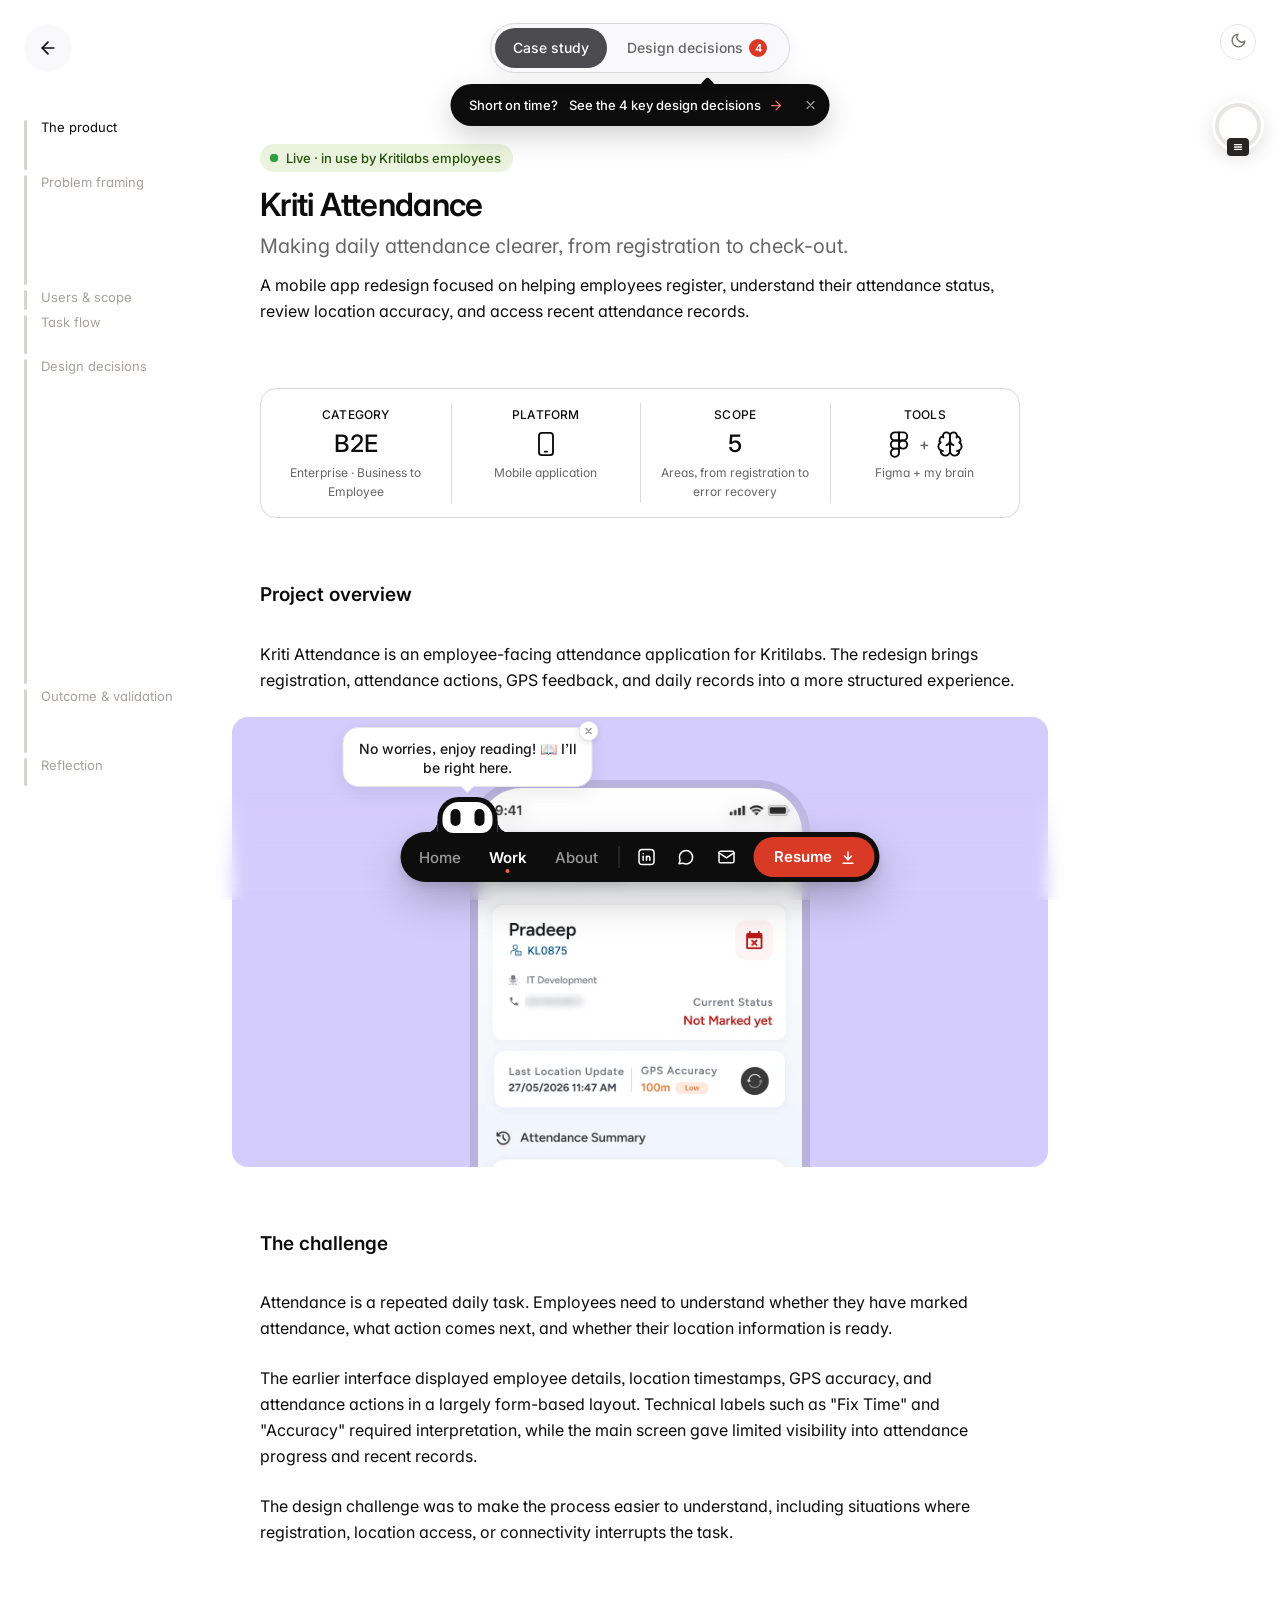
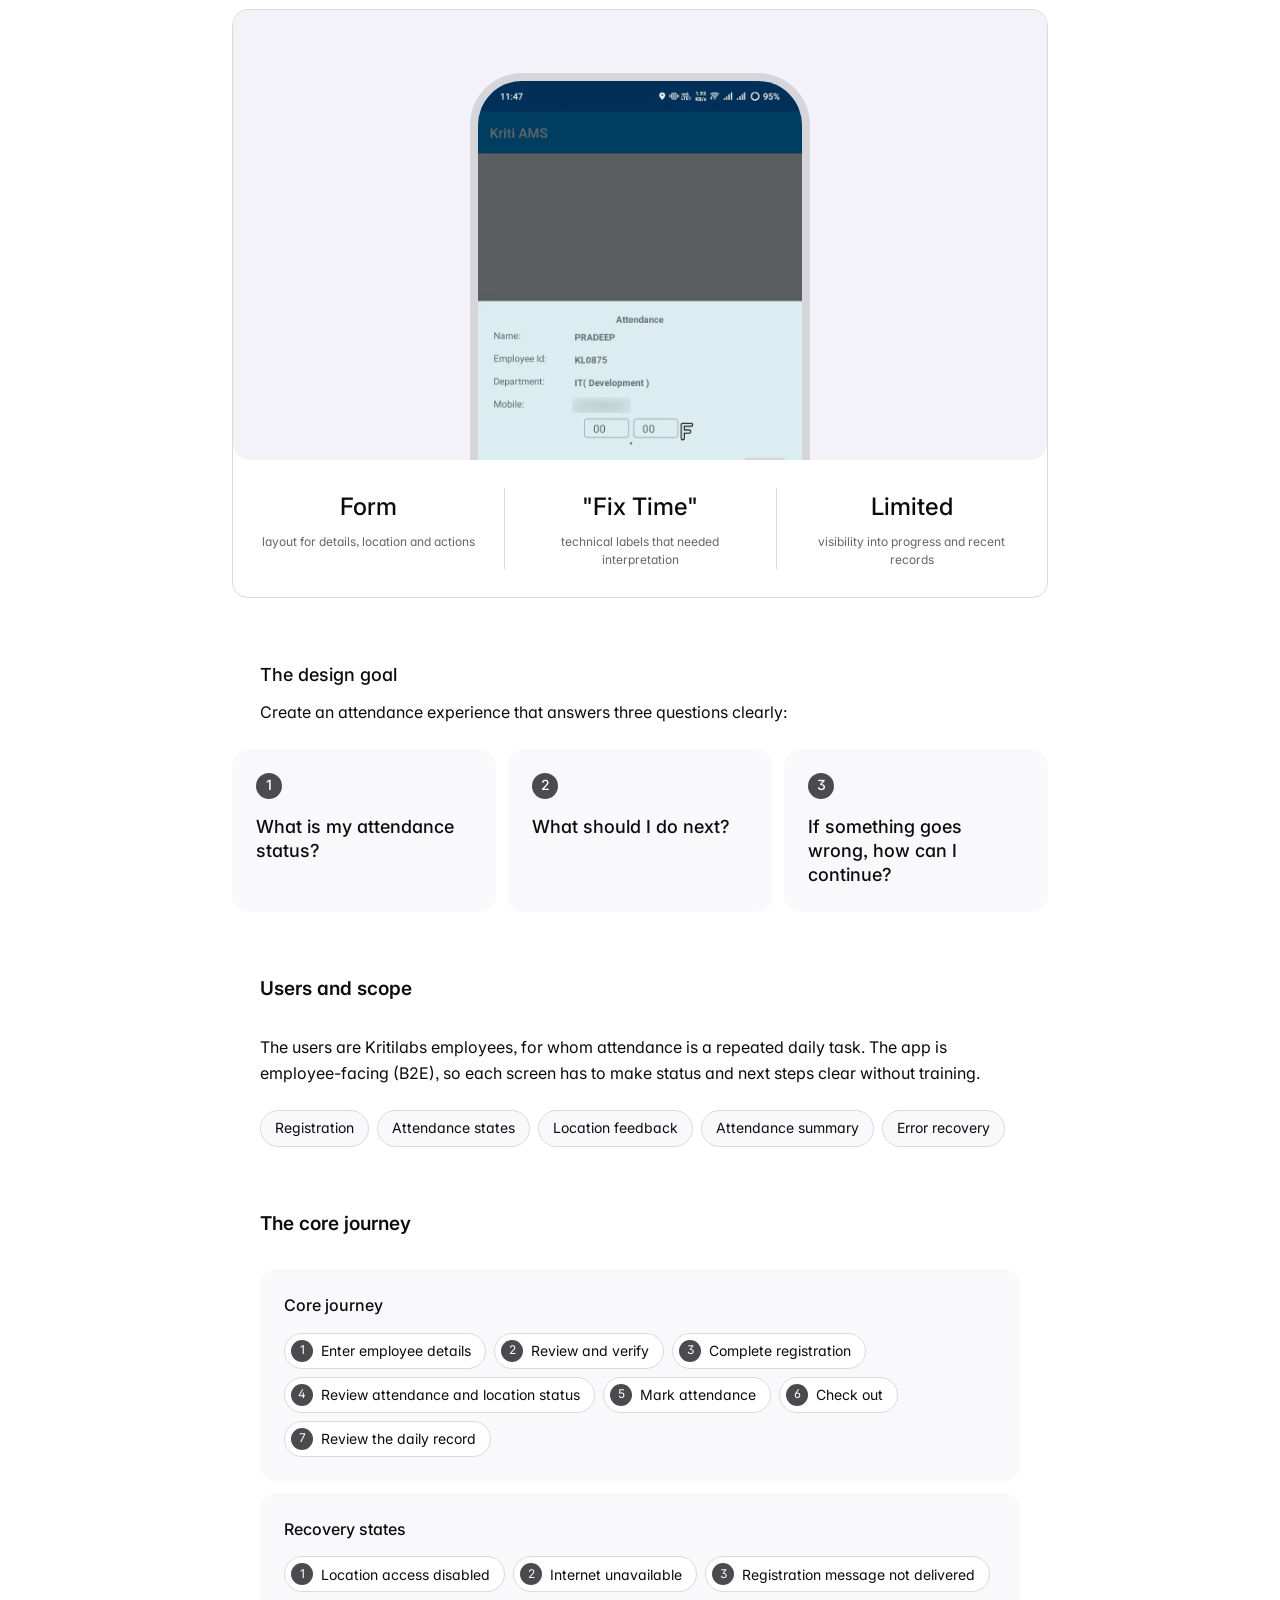
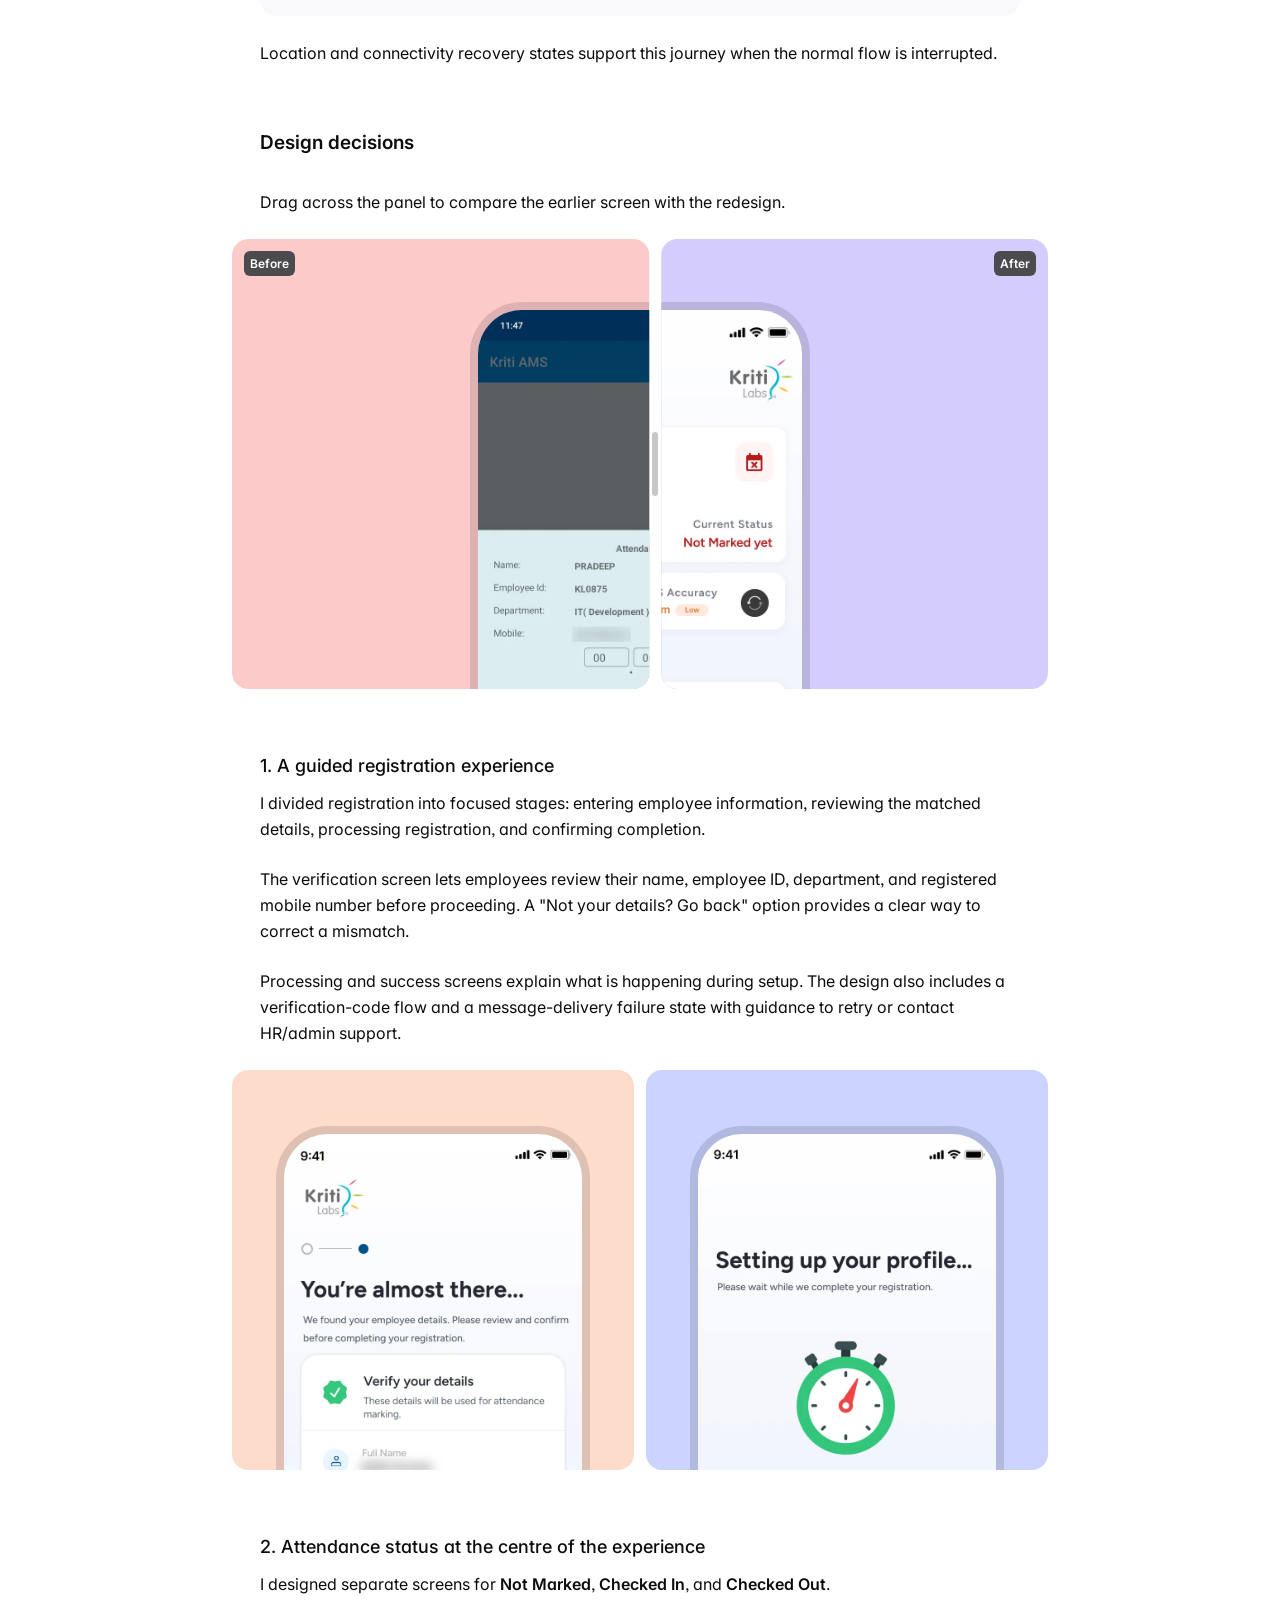
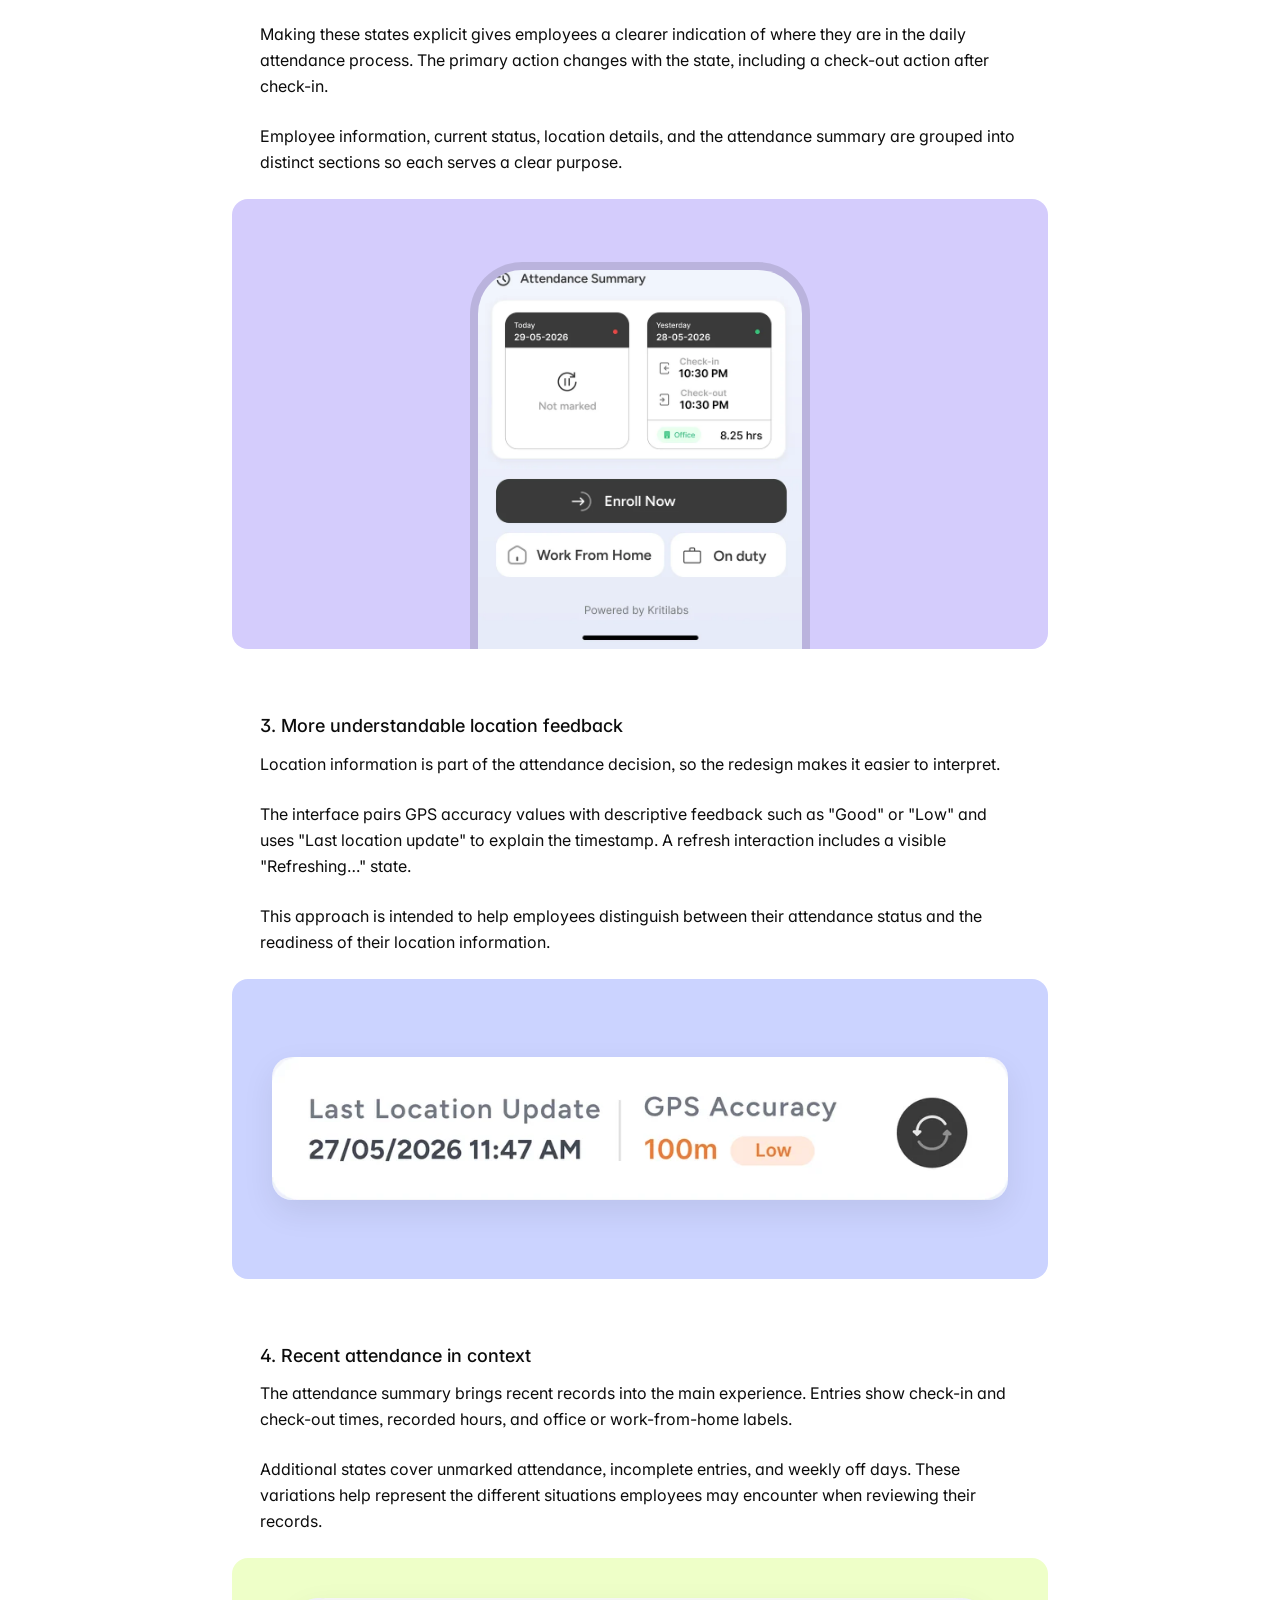
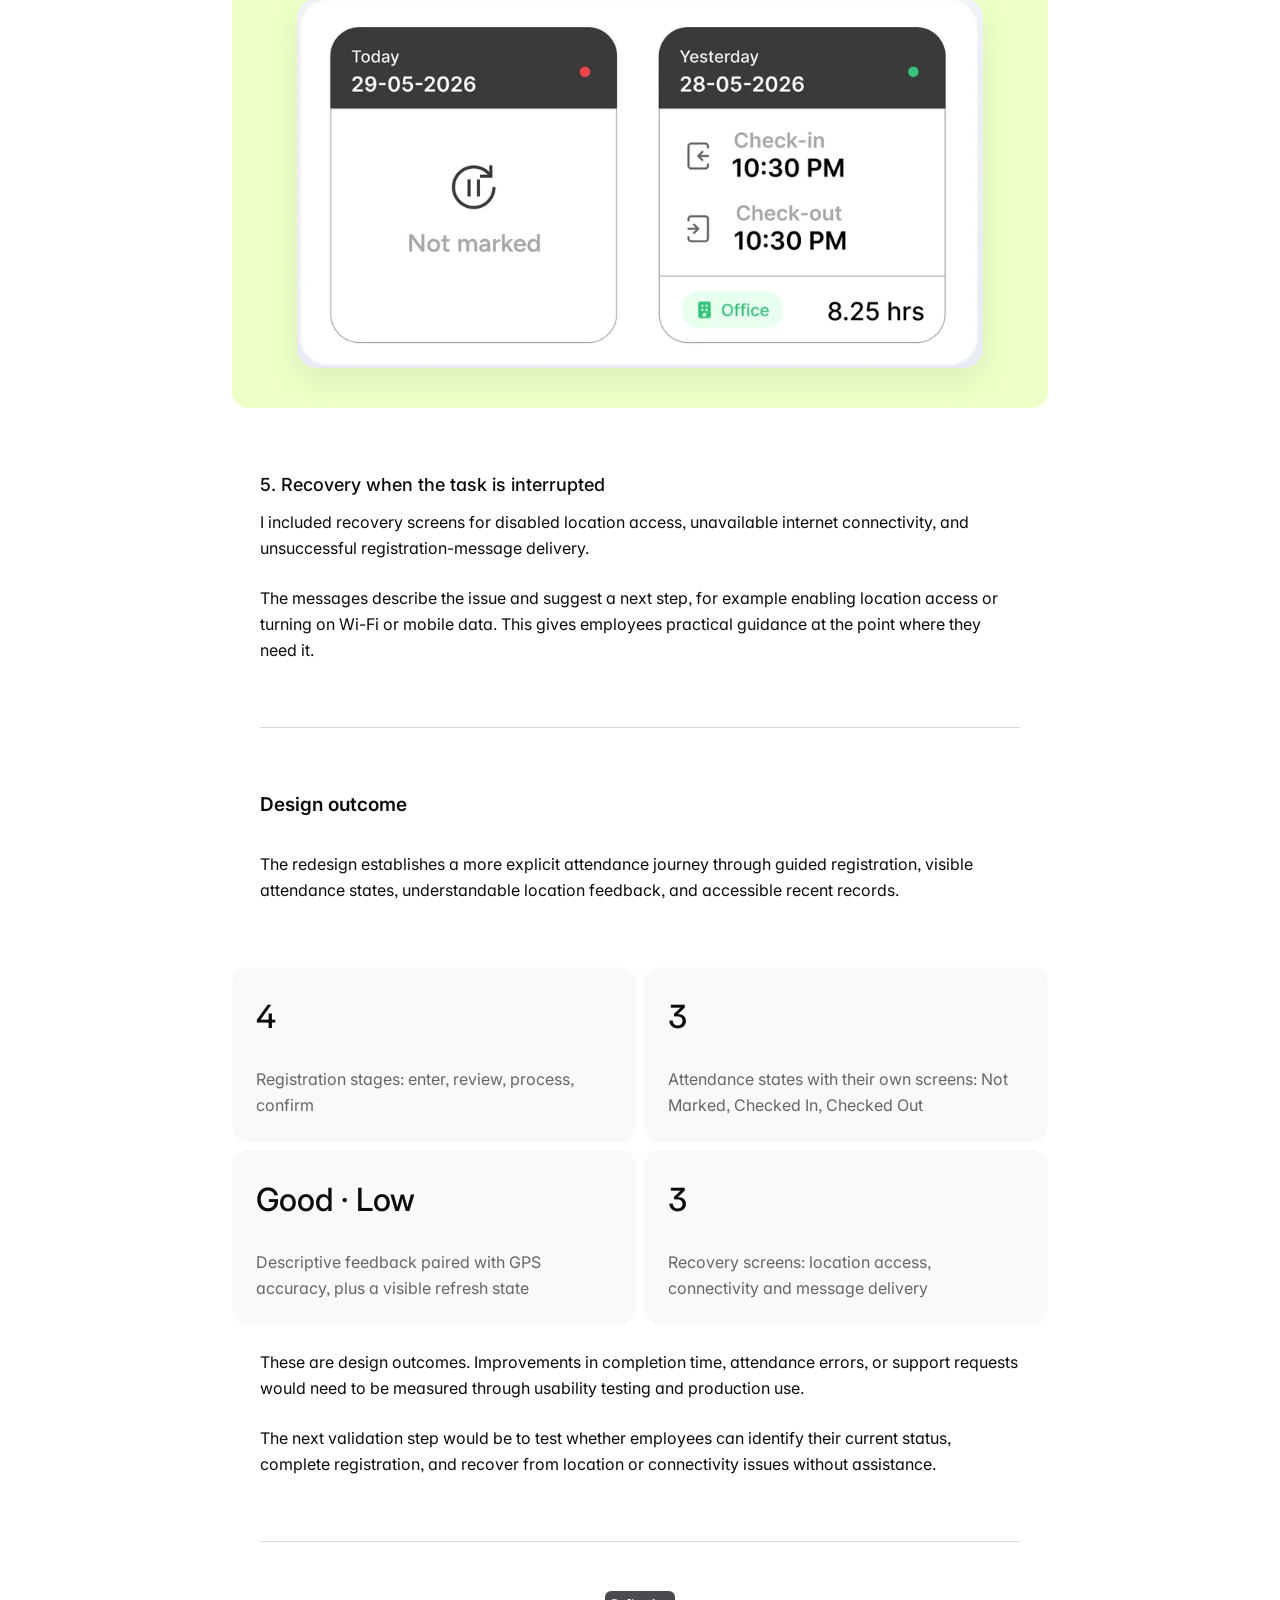
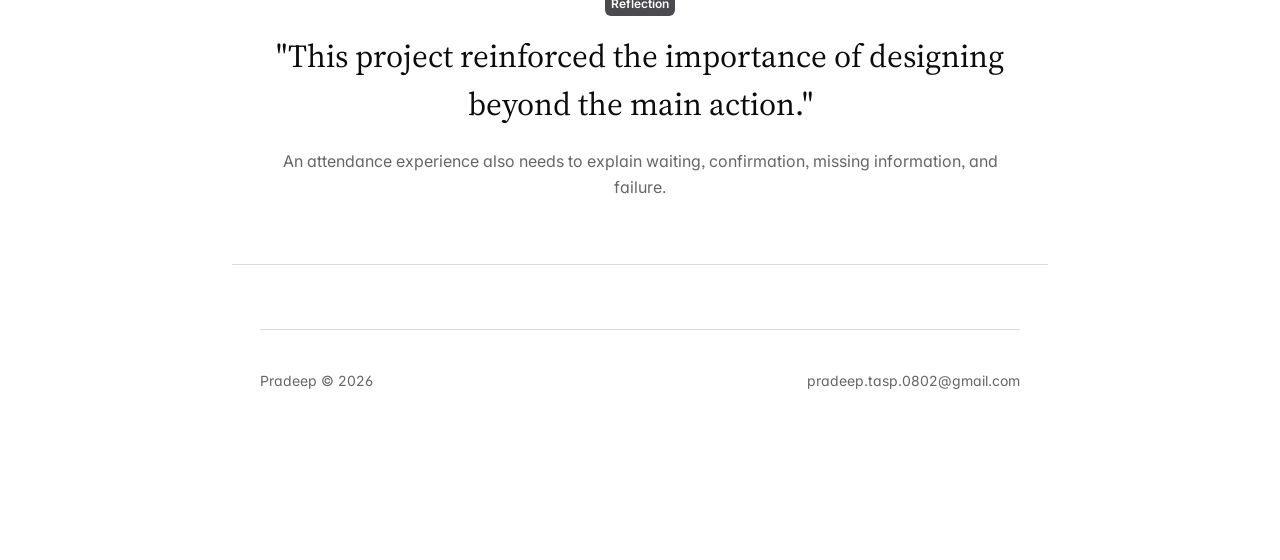
<file: kriti-attendance.html>
<!DOCTYPE html>
<html lang="en">
<head>
<!-- theme-boot: apply the saved dark theme before the first paint, so moving
     between pages never flashes a white screen while the page loads. -->
<script>try{if((localStorage.getItem("pradeep_theme")||localStorage.getItem("currentToggleState"))==="dark"){var d=document.documentElement;d.setAttribute("data-theme","dark")}}catch(e){}</script>
<style>html[data-theme="dark"],html[data-theme="dark"] body{background-color:#0f0f10;color-scheme:dark}</style>
  <meta charset="utf-8" />
  <meta name="viewport" content="width=device-width, initial-scale=1" />
  <title>Kriti Attendance — Case Study | Pradeep UX Portfolio</title>
  <meta name="description" content="Making daily attendance clearer, from registration to check-out. A mobile app redesign for Kritilabs employees by Pradeep." />
  <link rel="icon" href="assets/images/favicon-64.png" type="image/png" />
  <link rel="preconnect" href="https://fonts.googleapis.com" />
  <link rel="preconnect" href="https://fonts.gstatic.com" crossorigin />
  <link rel="stylesheet" href="https://fonts.googleapis.com/css2?family=DM+Mono:wght@400;500&family=Figtree:wght@600;700&family=Inter:wght@400;500;600&family=Lora:ital@1&family=Source+Serif+4:opsz,wght@8..60,400&display=swap" />
  <link rel="stylesheet" href="css/case-study.css" />
  <link rel="stylesheet" href="css/case-study-caseform.css" />
  <link rel="stylesheet" href="css/case-study-story.css" />
  <link rel="stylesheet" href="css/bot-nav.css" />
</head>
<!--
  Copy: supplied by Pradeep. Screens: assets/images/case-studies/kriti-attendance/
  (mobile numbers blurred). No outcome metrics are claimed.
  Two views share this page: the case study (default) and Design decisions, switched by
  the toggle at the top (js/case-study-story.js). Decision screens are rendered from
  "Attanance App Redesign.fig"; original-* are earlier Kriti AMS screenshots with
  employee IDs, mobile numbers and third-party names blurred. Sources: docs/attendance-case-study/.
-->
<body class="cs-page cf-page">

  <a href="projects.html" class="cf-back" aria-label="Back to all projects">
    <svg viewBox="0 0 24 24" fill="none" stroke="currentColor" stroke-width="2" stroke-linecap="round" stroke-linejoin="round" aria-hidden="true"><path d="M19 12H5"/><path d="M12 19l-7-7 7-7"/></svg>
  </a>
  <button id="themeToggleBtn" class="cs-theme" type="button" aria-label="Toggle dark/light mode"><span id="themeIcon"></span></button>

  <!-- View toggle: case study (default) / design decisions -->
  <div class="ds-viewtoggle" role="tablist" aria-label="Choose a view">
    <button type="button" role="tab" id="view-tab-overview" aria-controls="view-overview" aria-selected="true">Case study</button>
    <button type="button" role="tab" id="view-tab-decisions" aria-controls="view-decisions" aria-selected="false" tabindex="-1"><span class="ds-viewtoggle__long">Design decisions</span><span class="ds-viewtoggle__short" aria-hidden="true">Decisions</span><span class="ds-viewtoggle__count" aria-hidden="true">4</span></button>
  </div>
  <!-- First-visit nudge towards the decisions view; shown by js/case-study-story.js -->
  <div class="ds-viewhint" hidden>
    <button type="button" class="ds-viewhint__go"><span class="ds-viewhint__lead">Short on time?&nbsp;</span>See the 4 key design decisions <svg viewBox="0 0 24 24" fill="none" stroke="currentColor" stroke-width="2" stroke-linecap="round" stroke-linejoin="round" aria-hidden="true"><path d="M5 12h14"/><path d="M12 5l7 7-7 7"/></svg></button>
    <button type="button" class="ds-viewhint__x" aria-label="Dismiss tip"><svg viewBox="0 0 24 24" fill="none" stroke="currentColor" stroke-width="2" stroke-linecap="round" aria-hidden="true"><path d="M6 6l12 12M18 6L6 18"/></svg></button>
  </div>

  <!-- Contents rail: filled by js/case-study.js from each section's data-toc -->
  <aside class="cs-toc" aria-label="On this page">
    <nav><ol></ol></nav>
  </aside>

  <main class="cs-article cf-article">
    <header class="cf-head">
      <p class="ds-status"><span aria-hidden="true"></span>Live · in use by Kritilabs employees</p>
      <h1>Kriti Attendance</h1>
      <p class="cf-tagline">Making daily attendance clearer, from registration to check-out.</p>
      <p class="cs-summary">A mobile app redesign focused on helping employees register, understand their attendance status, review location accuracy, and access recent attendance records.</p>

      <dl class="cf-meta">
        <div><dt>Category</dt><dd><strong>B2E</strong><span>Enterprise · Business to Employee</span></dd></div>
        <div>
          <dt>Platform</dt>
          <dd>
            <strong><svg viewBox="0 0 24 24" fill="none" stroke="currentColor" stroke-width="1.6" stroke-linecap="round" stroke-linejoin="round" aria-hidden="true"><rect x="6" y="2.5" width="12" height="19" rx="2.5"/><path d="M11 18.5h2"/></svg></strong>
            <span>Mobile application</span>
          </dd>
        </div>
        <div><dt>Scope</dt><dd><strong>5</strong><span>Areas, from registration to error recovery</span></dd></div>
        <div>
          <dt>Tools</dt>
          <dd>
            <strong class="cf-tools"><svg viewBox="0 0 24 24" fill="none" stroke="currentColor" stroke-width="1.6" stroke-linecap="round" stroke-linejoin="round" aria-hidden="true"><path d="M5 5.5A3.5 3.5 0 0 1 8.5 2H12v7H8.5A3.5 3.5 0 0 1 5 5.5Z"/><path d="M12 2h3.5a3.5 3.5 0 1 1 0 7H12V2Z"/><path d="M12 12.5a3.5 3.5 0 1 1 7 0 3.5 3.5 0 1 1-7 0Z"/><path d="M5 19.5A3.5 3.5 0 0 1 8.5 16H12v3.5a3.5 3.5 0 1 1-7 0Z"/><path d="M5 12.5A3.5 3.5 0 0 1 8.5 9H12v7H8.5A3.5 3.5 0 0 1 5 12.5Z"/></svg><i aria-hidden="true">+</i><svg viewBox="0 0 24 24" fill="none" stroke="currentColor" stroke-width="1.6" stroke-linecap="round" stroke-linejoin="round" aria-hidden="true"><path d="M12 5a3 3 0 1 0-5.997.125 4 4 0 0 0-2.526 5.77 4 4 0 0 0 .556 6.588A4 4 0 1 0 12 18Z"/><path d="M12 5a3 3 0 1 1 5.997.125 4 4 0 0 1 2.526 5.77 4 4 0 0 1-.556 6.588A4 4 0 1 1 12 18Z"/><path d="M15 13a4.5 4.5 0 0 1-3-4 4.5 4.5 0 0 1-3 4"/><path d="M17.599 6.5a3 3 0 0 0 .399-1.375"/><path d="M6.003 5.125A3 3 0 0 0 6.401 6.5"/><path d="M3.477 10.896a4 4 0 0 1 .585-.396"/><path d="M19.938 10.5a4 4 0 0 1 .585.396"/><path d="M6 18a4 4 0 0 1-1.967-.516"/><path d="M19.967 17.484A4 4 0 0 1 18 18"/></svg></strong>
            <span>Figma + my brain</span>
          </dd>
        </div>
      </dl>
    </header>
    <!-- ============ VIEW 1: Case study (default) ============ -->
    <div class="cs-view" id="view-overview" data-view="overview" role="tabpanel" aria-labelledby="view-tab-overview">

    <!-- 1. The product -->
    <section class="cs-block cf-section" id="product" data-toc="The product">
      <h2 class="cf-label">Project overview</h2>
      <p class="cf-text">Kriti Attendance is an employee-facing attendance application for Kritilabs. The redesign brings registration, attendance actions, GPS feedback, and daily records into a more structured experience.</p>

      <figure class="cf-media" aria-label="Redesigned attendance home screen">
        <div class="cf-phone">
          <div class="cf-phone__screen">
            <img src="assets/images/case-studies/kriti-attendance/attendance-after.webp" alt="Redesigned attendance screen showing the employee card, current status 'Not marked yet', GPS accuracy and the attendance summary" width="720" height="1600" />
          </div>
        </div>
      </figure>
    </section>

    <!-- 2. Problem framing -->
    <section class="cs-block cf-section" id="problem" data-toc="Problem framing">
      <h2 class="cf-label">The challenge</h2>
      <p class="cf-text">Attendance is a repeated daily task. Employees need to understand whether they have marked attendance, what action comes next, and whether their location information is ready.</p>
      <p class="cf-text">The earlier interface displayed employee details, location timestamps, GPS accuracy, and attendance actions in a largely form-based layout. Technical labels such as "Fix Time" and "Accuracy" required interpretation, while the main screen gave limited visibility into attendance progress and recent records.</p>
      <p class="cf-text">The design challenge was to make the process easier to understand, including situations where registration, location access, or connectivity interrupts the task.</p>

      <div class="cf-statcard">
        <figure class="cf-media cf-media--mist" aria-label="Earlier attendance screen">
          <div class="cf-phone">
            <div class="cf-phone__screen">
              <img src="assets/images/case-studies/kriti-attendance/attendance-before.webp" alt="Earlier attendance screen: employee details in a form layout, Fix Time, Accuracy and Enroll / Work From Home buttons" width="720" height="1594" loading="lazy" />
            </div>
          </div>
        </figure>
        <div class="cf-stats">
          <div><strong>Form</strong><span>layout for details, location and actions</span></div>
          <div><strong>"Fix Time"</strong><span>technical labels that needed interpretation</span></div>
          <div><strong>Limited</strong><span>visibility into progress and recent records</span></div>
        </div>
      </div>

      <h3 class="cf-sublabel">The design goal</h3>
      <p class="cf-text">Create an attendance experience that answers three questions clearly:</p>
      <ol class="cf-cards cf-cards--three">
        <li class="cf-card"><h3><span>1</span>What is my attendance status?</h3></li>
        <li class="cf-card"><h3><span>2</span>What should I do next?</h3></li>
        <li class="cf-card"><h3><span>3</span>If something goes wrong, how can I continue?</h3></li>
      </ol>
    </section>

    <!-- 3. Users & scope -->
    <section class="cs-block cf-section" id="users" data-toc="Users &amp; scope">
      <h2 class="cf-label">Users and scope</h2>
      <p class="cf-text">The users are Kritilabs employees, for whom attendance is a repeated daily task. The app is employee-facing (B2E), so each screen has to make status and next steps clear without training.</p>
      <ul class="cf-scope">
        <li>Registration</li>
        <li>Attendance states</li>
        <li>Location feedback</li>
        <li>Attendance summary</li>
        <li>Error recovery</li>
      </ul>
    </section>

    <!-- 4. Task flow -->
    <section class="cs-block cf-section" id="flow" data-toc="Task flow">
      <h2 class="cf-label">The core journey</h2>

      <div class="cs-flowgroup">
        <p class="cs-flowgroup-label">Core journey</p>
        <ol class="cs-steps">
          <li>Enter employee details</li>
          <li>Review and verify</li>
          <li>Complete registration</li>
          <li>Review attendance and location status</li>
          <li>Mark attendance</li>
          <li>Check out</li>
          <li>Review the daily record</li>
        </ol>
      </div>
      <div class="cs-flowgroup">
        <p class="cs-flowgroup-label">Recovery states</p>
        <ol class="cs-steps">
          <li>Location access disabled</li>
          <li>Internet unavailable</li>
          <li>Registration message not delivered</li>
        </ol>
      </div>
      <p class="cf-text">Location and connectivity recovery states support this journey when the normal flow is interrupted.</p>
    </section>

    <!-- 5. Design decisions -->
    <section class="cs-block cf-section" id="decisions" data-toc="Design decisions">
      <h2 class="cf-label">Design decisions</h2>
      <p class="cf-text">Drag across the panel to compare the earlier screen with the redesign.</p>

      <!-- Drag (or use arrow keys on the handle) to compare; js/compare-slider.js -->
      <div class="cf-compare">
        <figure class="cf-media cf-media--rose cf-compare__layer cf-compare__layer--before" aria-label="Before: earlier attendance screen">
          <span class="cf-badge cf-badge--left">Before</span>
          <div class="cf-phone">
            <div class="cf-phone__screen">
              <img src="assets/images/case-studies/kriti-attendance/attendance-before.webp" alt="Before: earlier form-based attendance screen" width="720" height="1594" loading="lazy" draggable="false" />
            </div>
          </div>
        </figure>
        <figure class="cf-media cf-compare__layer cf-compare__layer--after" aria-label="After: redesigned attendance screen">
          <span class="cf-badge cf-badge--right">After</span>
          <div class="cf-phone">
            <div class="cf-phone__screen">
              <img src="assets/images/case-studies/kriti-attendance/attendance-after.webp" alt="After: redesigned attendance screen with employee card and status" width="720" height="1600" loading="lazy" draggable="false" />
            </div>
          </div>
        </figure>
        <div class="cf-compare__handle" role="slider" tabindex="0" aria-label="Compare before and after" aria-valuemin="0" aria-valuemax="100" aria-valuenow="50" aria-valuetext="50% before"></div>
      </div>

      <h3 class="cf-decision">1. A guided registration experience</h3>
      <p class="cf-text">I divided registration into focused stages: entering employee information, reviewing the matched details, processing registration, and confirming completion.</p>
      <p class="cf-text">The verification screen lets employees review their name, employee ID, department, and registered mobile number before proceeding. A "Not your details? Go back" option provides a clear way to correct a mismatch.</p>
      <p class="cf-text">Processing and success screens explain what is happening during setup. The design also includes a verification-code flow and a message-delivery failure state with guidance to retry or contact HR/admin support.</p>

      <div class="cf-pair">
        <figure class="cf-media cf-media--peach" aria-label="Review and verify step">
          <div class="cf-phone">
            <div class="cf-phone__screen">
              <img src="assets/images/case-studies/kriti-attendance/registration-verify-details.webp" alt="'You're almost there' screen: name, employee ID, department and mobile number (blurred) to verify, with Register button and 'Not your details? Go back' link" width="720" height="1600" loading="lazy" />
            </div>
          </div>
        </figure>
        <figure class="cf-media cf-media--periwinkle" aria-label="Processing and verification code step">
          <div class="cf-phone">
            <div class="cf-phone__screen">
              <img src="assets/images/case-studies/kriti-attendance/verification-code.webp" alt="'Setting up your profile' processing screen with countdown and verification code field" width="720" height="1600" loading="lazy" />
            </div>
          </div>
        </figure>
      </div>

      <h3 class="cf-decision">2. Attendance status at the centre of the experience</h3>
      <p class="cf-text">I designed separate screens for <strong>Not Marked</strong>, <strong>Checked In</strong>, and <strong>Checked Out</strong>.</p>
      <p class="cf-text">Making these states explicit gives employees a clearer indication of where they are in the daily attendance process. The primary action changes with the state, including a check-out action after check-in.</p>
      <p class="cf-text">Employee information, current status, location details, and the attendance summary are grouped into distinct sections so each serves a clear purpose.</p>

      <figure class="cf-media" aria-label="Not Marked state with attendance actions">
        <div class="cf-phone">
          <div class="cf-phone__screen cf-phone__screen--end">
            <img src="assets/images/case-studies/kriti-attendance/attendance-after.webp" alt="Not Marked state: attendance summary above the Enroll Now primary action, with Work From Home and On duty options" width="720" height="1600" loading="lazy" />
          </div>
        </div>
      </figure>

      <h3 class="cf-decision">3. More understandable location feedback</h3>
      <p class="cf-text">Location information is part of the attendance decision, so the redesign makes it easier to interpret.</p>
      <p class="cf-text">The interface pairs GPS accuracy values with descriptive feedback such as "Good" or "Low" and uses "Last location update" to explain the timestamp. A refresh interaction includes a visible "Refreshing…" state.</p>
      <p class="cf-text">This approach is intended to help employees distinguish between their attendance status and the readiness of their location information.</p>

      <figure class="cf-media cf-media--periwinkle cf-media--fit cf-media--short" aria-label="Location feedback card">
        <img src="assets/images/case-studies/kriti-attendance/location-feedback.webp" alt="Location card: Last Location Update 27/05/2026 11:47 AM, GPS Accuracy 100m rated Low, with a refresh button" width="900" height="176" loading="lazy" />
      </figure>

      <h3 class="cf-decision">4. Recent attendance in context</h3>
      <p class="cf-text">The attendance summary brings recent records into the main experience. Entries show check-in and check-out times, recorded hours, and office or work-from-home labels.</p>
      <p class="cf-text">Additional states cover unmarked attendance, incomplete entries, and weekly off days. These variations help represent the different situations employees may encounter when reviewing their records.</p>

      <figure class="cf-media cf-media--lime cf-media--fit" aria-label="Attendance summary cards">
        <img src="assets/images/case-studies/kriti-attendance/attendance-summary.webp" alt="Attendance summary: today 'Not marked'; yesterday with check-in, check-out, Office label and 8.25 hours" width="900" height="485" loading="lazy" />
      </figure>

      <h3 class="cf-decision">5. Recovery when the task is interrupted</h3>
      <p class="cf-text">I included recovery screens for disabled location access, unavailable internet connectivity, and unsuccessful registration-message delivery.</p>
      <p class="cf-text">The messages describe the issue and suggest a next step, for example enabling location access or turning on Wi-Fi or mobile data. This gives employees practical guidance at the point where they need it.</p>

      <hr class="cf-rule" />
    </section>

    <!-- 6. Outcome & validation -->
    <section class="cs-block cf-section" id="outcome" data-toc="Outcome &amp; validation">
      <h2 class="cf-label">Design outcome</h2>
      <p class="cf-text">The redesign establishes a more explicit attendance journey through guided registration, visible attendance states, understandable location feedback, and accessible recent records.</p>

      <div class="cf-results">
        <div><strong>4</strong><span>Registration stages: enter, review, process, confirm</span></div>
        <div><strong>3</strong><span>Attendance states with their own screens: Not Marked, Checked In, Checked Out</span></div>
        <div><strong>Good · Low</strong><span>Descriptive feedback paired with GPS accuracy, plus a visible refresh state</span></div>
        <div><strong>3</strong><span>Recovery screens: location access, connectivity and message delivery</span></div>
      </div>

      <p class="cf-text">These are design outcomes. Improvements in completion time, attendance errors, or support requests would need to be measured through usability testing and production use.</p>
      <p class="cf-text">The next validation step would be to test whether employees can identify their current status, complete registration, and recover from location or connectivity issues without assistance.</p>

      <hr class="cf-rule" />
    </section>

    <!-- 7. Reflection -->
    <section class="cs-block cf-quote" id="reflection" data-toc="Reflection">
      <span class="cf-badge">Reflection</span>
      <blockquote class="cs-quote">"This project reinforced the importance of designing beyond the main action."</blockquote>
      <p class="cf-quote-note">An attendance experience also needs to explain waiting, confirmation, missing information, and failure.</p>
    </section>
    </div>

    <!-- ============ VIEW 2: Design decisions (Decision Stories framework) ============
         Shown by the top toggle (js/case-study-story.js). Without JS it follows the case study. -->
    <div class="cs-view" id="view-decisions" data-view="decisions" role="tabpanel" aria-labelledby="view-tab-decisions">

    <section class="cs-block cf-section" id="dd-intro" data-toc="Key decisions">
      <h2 class="cf-label">Design decisions</h2>
      <p class="cf-text">Four decisions shaped the redesign. Each story follows the same structure: the situation before, the alternatives on the table, the reasoning and trade-off, what I designed, and what can honestly be said about the result.</p>

      <ol class="cf-cards ds-index">
        <li class="cf-card"><a href="#decision-1"><h3><span>1</span>Attendance status over attendance actions</h3><p class="ds-index__take">The screen answers "Have I marked today?" before showing any button.</p><p>Strategic · Read story</p></a></li>
        <li class="cf-card"><a href="#decision-2"><h3><span>2</span>Explaining GPS instead of hiding it</h3><p class="ds-index__take">"Accuracy: 100" became "100m · Low", with refresh one tap away.</p><p>Strategic · Read story</p></a></li>
        <li class="cf-card"><a href="#decision-3"><h3><span>3</span>Staged employee verification</h3><p class="ds-index__take">Identify, confirm, verify, done, with a way back and an SMS-failure path.</p><p>Tactical · Read story</p></a></li>
        <li class="cf-card"><a href="#decision-4"><h3><span>4</span>One experience for office and remote work</h3><p class="ds-index__take">One screen for every mode; the chosen mode stays visible as a tag.</p><p>Strategic · Read story</p></a></li>
      </ol>

      <ul class="ds-legend" aria-label="Image labels">
        <li><span class="cf-tag cf-tag--amber">Original app</span>Earlier Kriti AMS screens</li>
        <li><span class="cf-tag cf-tag--purple">Exploration</span>Earlier frames from my Figma file</li>
        <li><span class="cf-tag ds-tag--concept">Conceptual</span>An option described for comparison, not a design I made</li>
        <li><span class="cf-tag cf-tag--green">Final design</span>The redesigned screens</li>
      </ul>
    </section>

    <!-- ---------- Decision 01 ---------- -->
    <section class="cs-block cf-section ds-story" id="decision-1" data-toc="01 · Status first">
      <p class="ds-story__num">Decision 01 · Strategic</p>
      <h2 class="ds-story__title">Why I prioritised attendance status over attendance actions</h2>
      <p class="cf-text ds-story__hook">The first question an employee has when opening an attendance app is whether today's attendance is already marked.</p>

      <h3 class="cf-sublabel">Before the decision</h3>
      <p class="cf-text">The original app was action-first. Enroll and Work From Home were the only interactive elements on the screen, and there was no status line. To know whether they'd already marked attendance, employees had to remember their last interaction with the app.</p>
      <figure class="cf-media cf-media--mist" aria-label="Original attendance screen">
        <span class="cf-badge cf-badge--left">Original app</span>
        <div class="cf-phone"><div class="cf-phone__screen">
          <img src="assets/images/case-studies/kriti-attendance/original-attendance.webp" alt="Original Kriti AMS attendance screen: employee details as label–value rows, 'Fix Time' and 'Accuracy: 100' in light grey, and equal Enroll and Work From Home buttons. No attendance status is shown." width="720" height="1595" loading="lazy" />
        </div></div>
      </figure>

      <h3 class="cf-sublabel">The turning point</h3>
      <div class="ds-options ds-wide">
        <div class="ds-option">
          <span class="cf-tag cf-tag--amber">Option A · Original app</span>
          <h4>Action-first</h4>
          <div class="ds-option__media"><img src="assets/images/case-studies/kriti-attendance/detail-original-gps-actions.webp" alt="Original app: Fix Time and Accuracy lines above equal Enroll and Work From Home buttons" width="720" height="300" loading="lazy" /></div>
          <ul class="ds-pros">
            <li class="is-pro">A simple, static screen</li>
            <li class="is-con">Buttons look the same whatever you've already done</li>
            <li class="is-con">Relies on employees remembering their last action</li>
          </ul>
        </div>
        <div class="ds-option ds-option--chosen">
          <span class="cf-tag cf-tag--green">Option B · Chosen</span>
          <h4>Status-first</h4>
          <div class="ds-option__media"><img src="assets/images/case-studies/kriti-attendance/detail-status-not-marked.webp" alt="Final employee card: Current Status 'Not Marked yet' with a red calendar badge" width="688" height="318" loading="lazy" /></div>
          <ul class="ds-pros">
            <li class="is-pro">States today's attendance before any action</li>
            <li class="is-pro">Actions follow from the state</li>
            <li class="is-pro">Mirrors the real day: not marked, in, out</li>
          </ul>
        </div>
      </div>
      <div class="ds-reason ds-wide">
        <div><p class="ds-reason__label">Reasoning</p><p>A task repeated every working day shouldn't depend on employees remembering what they did last. Leading with status replaces recall with recognition.</p></div>
        <div class="ds-reason--trade"><p class="ds-reason__label">Trade-off</p><p>Three explicit states mean three versions of the screen to design, build and keep in sync with the backend, compared with one static layout.</p></div>
      </div>

      <h3 class="cf-sublabel">What I designed</h3>
      <p class="cf-text">The status, the badge colour, the primary button and today's summary card all change together, so every part of the screen says the same thing.</p>
      <figure class="cf-media ds-trio" aria-label="The three attendance states">
        <div class="cf-phone"><div class="cf-phone__screen"><img src="assets/images/case-studies/kriti-attendance/attendance-not-marked.webp" alt="Not Marked: red status and calendar badge, Enroll Now" width="720" height="1600" loading="lazy" /></div></div>
        <div class="cf-phone"><div class="cf-phone__screen"><img src="assets/images/case-studies/kriti-attendance/attendance-checked-in.webp" alt="Checked In: green shield, Office tag, Check Out" width="720" height="1600" loading="lazy" /></div></div>
        <div class="cf-phone"><div class="cf-phone__screen"><img src="assets/images/case-studies/kriti-attendance/attendance-checked-out.webp" alt="Checked Out: green status and completed day card" width="720" height="1600" loading="lazy" /></div></div>
      </figure>
      <ul class="ds-captions ds-captions--three ds-wide">
        <li><strong>Not Marked</strong>Red status · Enroll Now</li>
        <li><strong>Checked In</strong>Green shield, Office tag · Check Out</li>
        <li><strong>Checked Out</strong>Completed day card</li>
      </ul>

      <p class="cf-text">Drag across the panel to compare the original screen with the redesign.</p>
      <div class="cf-compare">
        <figure class="cf-media cf-media--mist cf-compare__layer cf-compare__layer--before" aria-label="Before: original attendance screen">
          <span class="cf-badge cf-badge--left">Before</span>
          <div class="cf-phone"><div class="cf-phone__screen">
            <img src="assets/images/case-studies/kriti-attendance/original-attendance.webp" alt="Before: original Kriti AMS attendance screen" width="720" height="1595" loading="lazy" draggable="false" />
          </div></div>
        </figure>
        <figure class="cf-media cf-compare__layer cf-compare__layer--after" aria-label="After: redesigned attendance screen">
          <span class="cf-badge cf-badge--right">After</span>
          <div class="cf-phone"><div class="cf-phone__screen">
            <img src="assets/images/case-studies/kriti-attendance/attendance-not-marked.webp" alt="After: redesigned Not Marked attendance screen" width="720" height="1600" loading="lazy" draggable="false" />
          </div></div>
        </figure>
        <div class="cf-compare__handle" role="slider" tabindex="0" aria-label="Compare before and after" aria-valuemin="0" aria-valuemax="100" aria-valuenow="50" aria-valuetext="50% before"></div>
      </div>

      <h3 class="cf-sublabel">Result</h3>
      <div class="ds-result ds-wide">
        <span class="cf-tag cf-tag--blue">Live · impact not yet measured</span>
        <p>The redesign makes each attendance state explicit and gives every state one clear next action. Whether this reduces uncertainty would need to be confirmed in testing.</p>
        <ul class="ds-principles" aria-label="UX principles"><li>Visibility of system status</li><li>Recognition rather than recall</li><li>Hick's law</li><li>Information hierarchy</li></ul>
      </div>
    </section>

    <!-- ---------- Decision 02 ---------- -->
    <section class="cs-block cf-section ds-story" id="decision-2" data-toc="02 · Visible GPS">
      <p class="ds-story__num">Decision 02 · Strategic</p>
      <h2 class="ds-story__title">Why I made GPS verification understandable instead of hiding it in the background</h2>
      <p class="cf-text ds-story__hook">When attendance depends on location, employees need to know whether the app has captured a reliable location.</p>

      <h3 class="cf-sublabel">Before the decision</h3>
      <p class="cf-text">The original app already showed location data, but only as raw values: "Fix Time" and "Accuracy: 100" in small grey text. When something went wrong, employees couldn't tell whether the problem was their location, the timing or the app.</p>
      <figure class="cf-media cf-media--mist cf-media--fit cf-media--short" aria-label="Original location fields">
        <span class="cf-badge cf-badge--left">Original app</span>
        <img src="assets/images/case-studies/kriti-attendance/detail-original-gps-actions.webp" alt="Original app: 'Fix Time: 27/05/2026 11:47' and 'Accuracy: 100' in light grey text with a refresh button" width="720" height="300" loading="lazy" />
      </figure>

      <h3 class="cf-sublabel">The turning point</h3>
      <div class="ds-options ds-options--three ds-wide">
        <div class="ds-option">
          <span class="cf-tag ds-tag--concept">Option A · Conceptual</span>
          <h4>Hide it</h4>
          <p>Verify location silently and only show an error when it fails.</p>
          <ul class="ds-pros"><li class="is-pro">The cleanest screen</li><li class="is-con">Nothing to go on when a check-in fails</li><li class="is-con">Recovery steps aren't obvious</li></ul>
        </div>
        <div class="ds-option">
          <span class="cf-tag cf-tag--amber">Option B · Original app</span>
          <h4>Show raw values</h4>
          <p>"Fix Time" and a bare accuracy number, as in the earlier app.</p>
          <ul class="ds-pros"><li class="is-pro">Information is available</li><li class="is-con">Technical labels need interpreting</li><li class="is-con">No sense of good or bad</li></ul>
        </div>
        <div class="ds-option ds-option--chosen">
          <span class="cf-tag cf-tag--green">Option C · Chosen</span>
          <h4>Explain it</h4>
          <p>Plain labels, a quality rating, the update time and refresh, all in one card.</p>
          <ul class="ds-pros"><li class="is-pro">Readiness is readable at a glance</li><li class="is-pro">Refresh is the obvious next step</li><li class="is-con">Adds a card to a busy screen</li></ul>
        </div>
      </div>
      <div class="ds-reason ds-wide">
        <div><p class="ds-reason__label">Reasoning</p><p>More information is worth showing when it helps people understand the system and recover from problems. "100m · Low" tells an employee what to do; "Accuracy: 100" doesn't.</p></div>
        <div class="ds-reason--trade"><p class="ds-reason__label">Trade-off</p><p>Location details make the screen denser. They're grouped in one compact card under the status, so they don't compete with the primary action.</p></div>
      </div>

      <h3 class="cf-sublabel">What I designed</h3>
      <p class="cf-text">Accuracy is paired with a rating (Low, Good), the timestamp is labelled "Last location update", and the refresh control sits in the same card.</p>
      <figure class="cf-media cf-media--periwinkle ds-stack" aria-label="Location card in two states">
        <img src="assets/images/case-studies/kriti-attendance/detail-location-low.webp" alt="Location card: GPS accuracy 100m rated Low" width="688" height="146" loading="lazy" />
        <img src="assets/images/case-studies/kriti-attendance/detail-location-good.webp" alt="Location card: GPS accuracy 34m rated Good" width="688" height="146" loading="lazy" />
      </figure>
      <div class="cf-pair">
        <figure class="cf-media cf-media--lime cf-media--fit" aria-label="Refresh component states">
          <img src="assets/images/case-studies/kriti-attendance/component-refresh-states.webp" alt="Refresh GPS button component: idle, then three 'Refreshing…' states" width="352" height="462" loading="lazy" />
        </figure>
        <figure class="cf-media cf-media--peach" aria-label="Location access disabled">
          <div class="cf-phone"><div class="cf-phone__screen">
            <img src="assets/images/case-studies/kriti-attendance/location-not-enabled.webp" alt="Enable location access dialog: 'Turn on location on your phone, then try again', with an Enable button" width="720" height="1600" loading="lazy" />
          </div></div>
        </figure>
      </div>
      <ul class="ds-captions ds-wide">
        <li><strong>Refresh</strong>A visible "Refreshing…" state</li>
        <li><strong>Location off</strong>The dialog names the fix and offers it</li>
      </ul>

      <figure class="cf-media cf-media--mist cf-media--fit" aria-label="Archived GPS card exploration">
        <span class="cf-badge cf-badge--left">Exploration</span>
        <img src="assets/images/case-studies/kriti-attendance/exploration-gps-card.webp" alt="Archived GPS card: accuracy 100m 'Good Accuracy', a map thumbnail with a refresh icon, the fix time and a 'Refresh GPS' link" width="700" height="396" loading="lazy" />
      </figure>
      <p class="cf-text">An earlier frame in my file explored a larger GPS card with a map thumbnail. The final design keeps its ideas (a rating, the update time and refresh) in a card about a third of the height, without the map.</p>

      <h3 class="cf-sublabel">Result</h3>
      <div class="ds-result ds-wide">
        <span class="cf-tag cf-tag--blue">Live · impact not yet measured</span>
        <p>Location readiness, its timestamp and the recovery control are visible next to the attendance action. Better employee confidence is the intended benefit, still to be validated.</p>
        <ul class="ds-principles" aria-label="UX principles"><li>Visibility of system status</li><li>User control and freedom</li><li>Progressive disclosure</li><li>Error recovery</li></ul>
      </div>
    </section>

    <!-- ---------- Decision 03 ---------- -->
    <section class="cs-block cf-section ds-story" id="decision-3" data-toc="03 · Verification">
      <p class="ds-story__num">Decision 03 · Tactical</p>
      <h2 class="ds-story__title">Why I designed staged employee verification instead of a single registration form</h2>
      <p class="cf-text ds-story__hook">Employees need confidence that their attendance account is connected to the right employee record.</p>

      <h3 class="cf-sublabel">Before the decision</h3>
      <p class="cf-text">The original app did split registration in two: a form, then a "Validation successful" review. But the review was a block of label–value rows, the wait showed a plain "Loading… Seconds remaining: 17" box, and there was no sign of where you were in the process.</p>
      <div class="cf-pair">
        <figure class="cf-media cf-media--mist" aria-label="Original verification screen">
          <span class="cf-badge cf-badge--left">Original app</span>
          <div class="cf-phone"><div class="cf-phone__screen"><img src="assets/images/case-studies/kriti-attendance/original-verify-details.webp" alt="Original verification: 'Validation successful, verify below details before register', label–value rows, Back and Register buttons" width="720" height="1612" loading="lazy" /></div></div>
        </figure>
        <figure class="cf-media cf-media--mist" aria-label="Original loading state">
          <span class="cf-badge cf-badge--left">Original app</span>
          <div class="cf-phone"><div class="cf-phone__screen cf-phone__screen--end"><img src="assets/images/case-studies/kriti-attendance/original-loading.webp" alt="Original wait state: a white box reading 'Loading… Seconds remaining: 17'" width="720" height="1612" loading="lazy" /></div></div>
        </figure>
      </div>

      <h3 class="cf-sublabel">The turning point</h3>
      <div class="ds-options ds-wide">
        <div class="ds-option">
          <span class="cf-tag ds-tag--concept">Option A · Conceptual</span>
          <h4>One registration form</h4>
          <ul class="ds-pros"><li class="is-pro">Fewest screens</li><li class="is-pro">Least effort up front</li><li class="is-con">No moment to confirm the matched employee record</li><li class="is-con">Waiting and failure have nowhere to go</li></ul>
        </div>
        <div class="ds-option ds-option--chosen">
          <span class="cf-tag cf-tag--green">Option B · Chosen</span>
          <h4>Staged, visible verification</h4>
          <ul class="ds-pros"><li class="is-pro">Identify, confirm, verify, done</li><li class="is-pro">A progress indicator and an exit if details are wrong</li><li class="is-pro">Waiting and failure get their own screens</li><li class="is-con">More screens and states to build</li></ul>
        </div>
      </div>
      <div class="ds-reason ds-wide">
        <div><p class="ds-reason__label">Reasoning</p><p>Registration happens once; attendance happens every day on top of it. A few extra seconds confirming identity at setup protects every record that follows.</p></div>
        <div class="ds-reason--trade"><p class="ds-reason__label">Trade-off</p><p>Every added stage is onboarding friction and implementation work: a processing timer, an SMS code and a delivery-failure path.</p></div>
      </div>

      <h3 class="cf-sublabel">What I designed</h3>
      <figure class="cf-media cf-media--peach ds-trio" aria-label="Registration: identify, confirm, verify">
        <div class="cf-phone"><div class="cf-phone__screen"><img src="assets/images/case-studies/kriti-attendance/registration-form.webp" alt="Welcome to Kritilabs: Full Name, Employee ID and Mobile Number fields with a Validate button" width="720" height="1600" loading="lazy" /></div></div>
        <div class="cf-phone"><div class="cf-phone__screen"><img src="assets/images/case-studies/kriti-attendance/registration-verify-details.webp" alt="You're almost there: verify your details card with 'Not your details? Go back'" width="720" height="1600" loading="lazy" /></div></div>
        <div class="cf-phone"><div class="cf-phone__screen"><img src="assets/images/case-studies/kriti-attendance/registration-verification-code.webp" alt="Setting up your profile: stopwatch, countdown and verification code field" width="720" height="1600" loading="lazy" /></div></div>
      </figure>
      <ul class="ds-captions ds-captions--three ds-wide">
        <li><strong>1 · Identify</strong>Name, employee ID, mobile</li>
        <li><strong>2 · Confirm</strong>Matched record, with a way back</li>
        <li><strong>3 · Verify</strong>Countdown and SMS code</li>
      </ul>
      <div class="cf-pair">
        <figure class="cf-media cf-media--lime" aria-label="Registration complete">
          <div class="cf-phone"><div class="cf-phone__screen"><img src="assets/images/case-studies/kriti-attendance/registration-success.webp" alt="You're all set: green badge, redirecting to the Attendance screen automatically" width="720" height="1600" loading="lazy" /></div></div>
        </figure>
        <figure class="cf-media cf-media--rose" aria-label="Message not delivered">
          <div class="cf-phone"><div class="cf-phone__screen"><img src="assets/images/case-studies/kriti-attendance/mobile-not-registered.webp" alt="Message not delivered: enter registered mobile number or contact HR/admin, with a Re-Send button" width="720" height="1600" loading="lazy" /></div></div>
        </figure>
      </div>
      <ul class="ds-captions ds-wide">
        <li><strong>4 · Done</strong>Automatic redirect to attendance</li>
        <li><strong>If the SMS fails</strong>Re-send, or contact HR/admin</li>
      </ul>

      <h3 class="cf-sublabel">Result</h3>
      <div class="ds-result ds-wide">
        <span class="cf-tag cf-tag--green">Design outcome</span>
        <p>Registration now shows progress, lets employees confirm the matched record before committing, explains the wait and covers SMS delivery failure. Completion rates haven't been measured.</p>
        <ul class="ds-principles" aria-label="UX principles"><li>Progressive disclosure</li><li>Error prevention</li><li>Visibility of system status</li><li>Identity confirmation</li></ul>
      </div>
    </section>

    <!-- ---------- Decision 04 ---------- -->
    <section class="cs-block cf-section ds-story" id="decision-4" data-toc="04 · Work modes">
      <p class="ds-story__num">Decision 04 · Strategic</p>
      <h2 class="ds-story__title">Why I designed one attendance experience for office and remote employees</h2>
      <p class="cf-text ds-story__hook">An employee's working environment may change. Their attendance goal stays the same.</p>

      <h3 class="cf-sublabel">Before the decision</h3>
      <p class="cf-text">The original app put Enroll and Work From Home side by side as equal buttons, and nothing on the screen showed which mode had been used afterwards.</p>

      <h3 class="cf-sublabel">The turning point</h3>
      <div class="ds-options ds-wide">
        <div class="ds-option">
          <span class="cf-tag ds-tag--concept">Option A · Conceptual</span>
          <h4>Separate experiences per mode</h4>
          <ul class="ds-pros"><li class="is-pro">Each flow can be tailored to its rules</li><li class="is-con">Duplicated screens and patterns</li><li class="is-con">Employees learn two ways to do one job</li></ul>
        </div>
        <div class="ds-option ds-option--chosen">
          <span class="cf-tag cf-tag--green">Option B · Chosen</span>
          <h4>One screen, explicit mode</h4>
          <ul class="ds-pros"><li class="is-pro">The same status, location and summary for everyone</li><li class="is-pro">Mode is chosen deliberately, then shown as a tag</li><li class="is-con">Differences in policy must still be communicated</li></ul>
        </div>
      </div>
      <div class="ds-reason ds-wide">
        <div><p class="ds-reason__label">Reasoning</p><p>Keeping one familiar interaction across work modes means nothing to relearn when someone works from home. Making the mode visible afterwards prevents silent mistakes.</p></div>
        <div class="ds-reason--trade"><p class="ds-reason__label">Trade-off</p><p>A shared screen can hide real differences. Office and remote attendance may follow different verification rules, which the interface has to communicate rather than assume.</p></div>
      </div>

      <h3 class="cf-sublabel">What I designed</h3>
      <figure class="cf-media cf-media--lavender ds-stack" aria-label="Action area and checked-in status">
        <img src="assets/images/case-studies/kriti-attendance/detail-actions.webp" alt="Action area: Enroll Now as the primary action; Work From Home and On duty as secondary actions" width="680" height="232" loading="lazy" />
        <img src="assets/images/case-studies/kriti-attendance/detail-status-checked-in.webp" alt="Checked In status card with an Office tag" width="688" height="318" loading="lazy" />
      </figure>
      <p class="cf-text">The everyday action is primary; Work From Home and On duty are deliberate, secondary choices. After check-in, the status carries the work mode as a tag, and the summary cards record each day as Office or WFH.</p>
      <figure class="cf-media cf-media--lime cf-media--fit cf-media--short" aria-label="Attendance summary cards with work-mode tags">
        <img src="assets/images/case-studies/kriti-attendance/component-history-cards.webp" alt="Attendance summary cards tagged Office and WFH with hours" width="1180" height="270" loading="lazy" />
      </figure>

      <figure class="cf-media cf-media--mist" aria-label="Archived v4 exploration with an Enrolled and Mode panel">
        <span class="cf-badge cf-badge--left">Exploration</span>
        <div class="cf-phone"><div class="cf-phone__screen cf-phone__screen--end"><img src="assets/images/case-studies/kriti-attendance/iteration-v4-mode.webp" alt="Archived v4 frame: after enrolling, the primary button becomes a dark 'Enrolled' panel with a 'Mode' row of icons" width="720" height="1600" loading="lazy" /></div></div>
      </figure>
      <p class="cf-text">A v4 frame explored showing the mode inside an expanded "Enrolled · Mode" panel. The final design moved the mode into a small tag on the status, which keeps the action area the same in every state.</p>

      <h3 class="cf-sublabel">Result</h3>
      <div class="ds-result ds-wide">
        <span class="cf-tag cf-tag--blue">Live · impact not yet measured</span>
        <p>Office, remote and on-duty attendance share one familiar screen, and the chosen mode stays visible in the status and the records. Fewer wrong-mode entries is the intended benefit, still to be validated.</p>
        <ul class="ds-principles" aria-label="UX principles"><li>Consistency and standards</li><li>Error prevention</li><li>Flexibility and efficiency of use</li></ul>
      </div>
    </section>

    <!-- ---------- Iterations ---------- -->
    <section class="cs-block cf-section" id="iterations" data-toc="Iterations">
      <h2 class="cf-label">The explorations that shaped the final experience</h2>
      <p class="cf-text">My Figma file keeps four numbered versions of the attendance screen. Read in order, they show the layout settling from stacked cards into the final status-led structure.</p>
      <ol class="ds-timeline ds-wide">
        <li><div class="ds-timeline__shot"><img src="assets/images/case-studies/kriti-attendance/original-attendance.webp" alt="Original Kriti AMS screen" width="720" height="1595" loading="lazy" /></div><span class="cf-tag cf-tag--amber">Original</span><p><strong>Kriti AMS</strong>A form-like layout with no status and raw GPS values.</p></li>
        <li><div class="ds-timeline__shot"><img src="assets/images/case-studies/kriti-attendance/iteration-v1.webp" alt="Iteration v1: separate Current Status and GPS cards, History button in the header" width="720" height="1600" loading="lazy" /></div><span class="cf-tag cf-tag--purple">v1</span><p><strong>Status gets its own card</strong>Three stacked cards push the actions down; history sits behind a header button.</p></li>
        <li><div class="ds-timeline__shot"><img src="assets/images/case-studies/kriti-attendance/iteration-v2.webp" alt="Iteration v2: status merged into the employee card, location strip with Refresh GPS, History section" width="720" height="1600" loading="lazy" /></div><span class="cf-tag cf-tag--purple">v2</span><p><strong>Merged and condensed</strong>Status joins the employee card and history moves onto the screen.</p></li>
        <li><div class="ds-timeline__shot"><img src="assets/images/case-studies/kriti-attendance/iteration-v3.webp" alt="Iteration v3: logo in the header, History as day cards" width="720" height="1600" loading="lazy" /></div><span class="cf-tag cf-tag--purple">v3</span><p><strong>Records become cards</strong>Day cards with times, hours and Office/WFH tags.</p></li>
        <li><div class="ds-timeline__shot"><img src="assets/images/case-studies/kriti-attendance/iteration-v4.webp" alt="Iteration v4: 'Last location update', round refresh button, 'Attendance Summary'" width="720" height="1600" loading="lazy" /></div><span class="cf-tag cf-tag--purple">v4</span><p><strong>Plain language</strong>"Last Fix Time" becomes "Last location update"; History becomes "Attendance Summary".</p></li>
        <li><div class="ds-timeline__shot"><img src="assets/images/case-studies/kriti-attendance/attendance-not-marked.webp" alt="Final Not Marked screen" width="720" height="1600" loading="lazy" /></div><span class="cf-tag cf-tag--green">Final</span><p><strong>Status, rated</strong>Status badges, Low/Good ratings, an On duty action and a two-day summary.</p></li>
      </ol>

      <h3 class="cf-sublabel">App icon explorations</h3>
      <p class="cf-text">Alongside the screens, I explored icon directions: lettermarks, calendar-and-tick metaphors, a clipboard illustration and layered ID cards using the Kritilabs colours.</p>
      <ul class="ds-icons ds-wide" aria-label="App icon explorations">
        <li><img src="assets/images/case-studies/kriti-attendance/app-icon-k.webp" alt="Lettermark K on a lilac gradient" width="320" height="320" loading="lazy" /></li>
        <li><img src="assets/images/case-studies/kriti-attendance/app-icon-ka.webp" alt="Overlapping KA lettermark" width="320" height="320" loading="lazy" /></li>
        <li><img src="assets/images/case-studies/kriti-attendance/app-icon-calendar-check.webp" alt="Dark calendar with a green tick" width="320" height="320" loading="lazy" /></li>
        <li><img src="assets/images/case-studies/kriti-attendance/app-icon-calendar-team.webp" alt="Calendar with people and a tick on a coral gradient" width="320" height="320" loading="lazy" /></li>
        <li><img src="assets/images/case-studies/kriti-attendance/app-icon-clipboard.webp" alt="Isometric clipboard illustration on navy" width="320" height="320" loading="lazy" /></li>
        <li><img src="assets/images/case-studies/kriti-attendance/app-icon-checklist.webp" alt="Checklist card with a person and clock on navy" width="320" height="320" loading="lazy" /></li>
        <li><img src="assets/images/case-studies/kriti-attendance/app-icon-cards.webp" alt="Layered coloured cards labelled Kriti Attendance" width="320" height="320" loading="lazy" /></li>
        <li><img src="assets/images/case-studies/kriti-attendance/app-icon-cards-brand.webp" alt="Layered cards with the Kritilabs logo" width="320" height="320" loading="lazy" /></li>
      </ul>
    </section>

    <!-- ---------- Design system ---------- -->
    <section class="cs-block cf-section" id="system" data-toc="Design system">
      <h2 class="cf-label">Designing consistency across everyday interactions</h2>
      <p class="cf-text">These values come from the final frames in the Figma file. There's no separate published library; this is the system the screens actually use.</p>

      <div class="ds-sys ds-wide">
        <div class="cf-card">
          <h3>Typography</h3>
          <ul class="ds-type">
            <li><span style="font:700 26px/34px Figtree,Inter,sans-serif">Setting up your profile…</span><small>Figtree Bold 28/36 · screen titles</small></li>
            <li><span style="font:600 20px/28px Figtree,Inter,sans-serif">Not Marked yet</span><small>Figtree SemiBold 20/28 · names and key values</small></li>
            <li><span style="font:600 16px/24px Figtree,Inter,sans-serif">Work From Home</span><small>Figtree Medium–Bold 16 · buttons and labels</small></li>
            <li><span style="font:600 12px/16px Inter,sans-serif">10:30 PM · 8.25 hrs</span><small>Inter Semi Bold 10–12 · record data</small></li>
          </ul>
        </div>
        <div class="cf-card">
          <h3>Colour and meaning</h3>
          <ul class="ds-swatches">
            <li><i style="background:#3a3a3a"></i><b>#3A3A3A</b><small>Primary action</small></li>
            <li><i style="background:#004f89"></i><b>#004F89</b><small>Brand blue</small></li>
            <li><i style="background:#242731"></i><b>#242731</b><small>Primary text</small></li>
            <li><i style="background:#717782"></i><b>#717782</b><small>Secondary text</small></li>
            <li><i style="background:#ba1a1a"></i><b>#BA1A1A</b><small>Not marked</small></li>
            <li><i style="background:#34c77b"></i><b>#34C77B</b><small>Checked in · good</small></li>
            <li><i style="background:#ea7c37"></i><b>#EA7C37</b><small>Low accuracy</small></li>
            <li><i style="background:linear-gradient(180deg,#fff,#e6ebf9)"></i><b>#FFF → #E6EBF9</b><small>Screen background</small></li>
          </ul>
        </div>
      </div>

      <div class="cf-results ds-reuse">
        <div><strong>3</strong><span>Attendance states built from one status card, swapping the badge, colour and label</span></div>
        <div><strong>5</strong><span>Day record card variants: today, completed, WFH, not marked, incomplete</span></div>
        <div><strong>12 · 14 · 15</strong><span>Corner radii for cards, inputs and buttons, plus pill tags</span></div>
        <div><strong>1</strong><span>Primary button style (#3A3A3A) shared by registration, attendance and error dialogs</span></div>
      </div>

      <h3 class="cf-sublabel">Contrast check</h3>
      <p class="cf-text">I checked the status colours against WCAG 2.2 text contrast. Three pairs fall short and are on the refinement list.</p>
      <div class="ds-table ds-wide">
        <table>
          <thead><tr><th scope="col">Pair</th><th scope="col">Ratio</th><th scope="col">AA text</th></tr></thead>
          <tbody>
            <tr><td>Primary text #242731 on white</td><td>14.9:1</td><td class="is-pass">Pass</td></tr>
            <tr><td>White on primary action #3A3A3A</td><td>11.4:1</td><td class="is-pass">Pass</td></tr>
            <tr><td>Not marked #BA1A1A on white</td><td>6.5:1</td><td class="is-pass">Pass</td></tr>
            <tr><td>Secondary text #717782 on white</td><td>4.5:1</td><td class="is-pass">Pass</td></tr>
            <tr><td>Low accuracy #EA7C37 on white</td><td>2.8:1</td><td class="is-fail">Fail</td></tr>
            <tr><td>Field labels #A8A8A8 on white</td><td>2.4:1</td><td class="is-fail">Fail</td></tr>
            <tr><td>Checked in #34C77B on white</td><td>2.2:1</td><td class="is-fail">Fail</td></tr>
          </tbody>
        </table>
      </div>
      <hr class="cf-rule" />
    </section>

    </div>

    <footer class="cs-end cf-foot">
      <p>Pradeep © 2026</p>
      <a href="mailto:pradeep.tasp.0802@gmail.com">pradeep.tasp.0802@gmail.com</a>
    </footer>
  </main>

  <script src="js/main.js" defer></script>
  <script src="js/case-study.js" defer></script>
  <script src="js/compare-slider.js" defer></script>
  <script src="js/case-study-story.js" defer></script>
  <script src="js/bot-nav.js" defer></script>
</body>
</html>
</file>
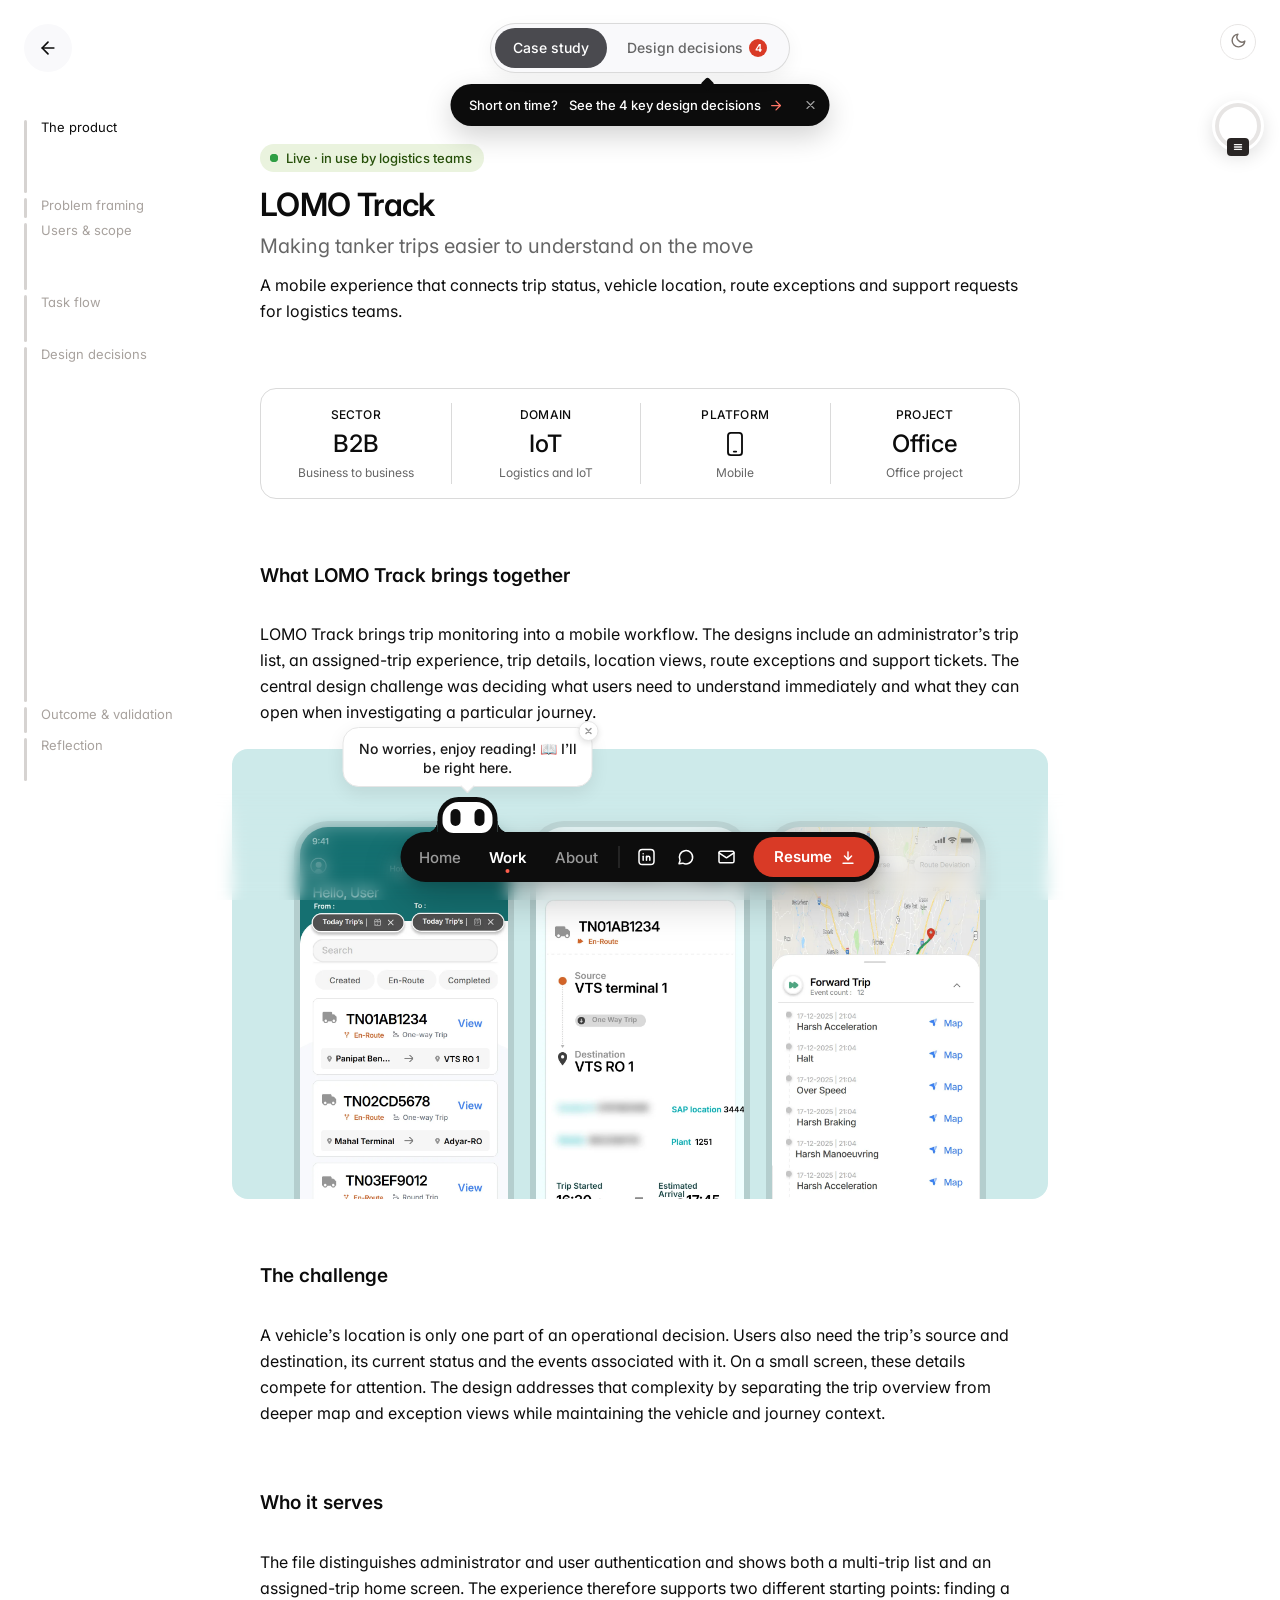
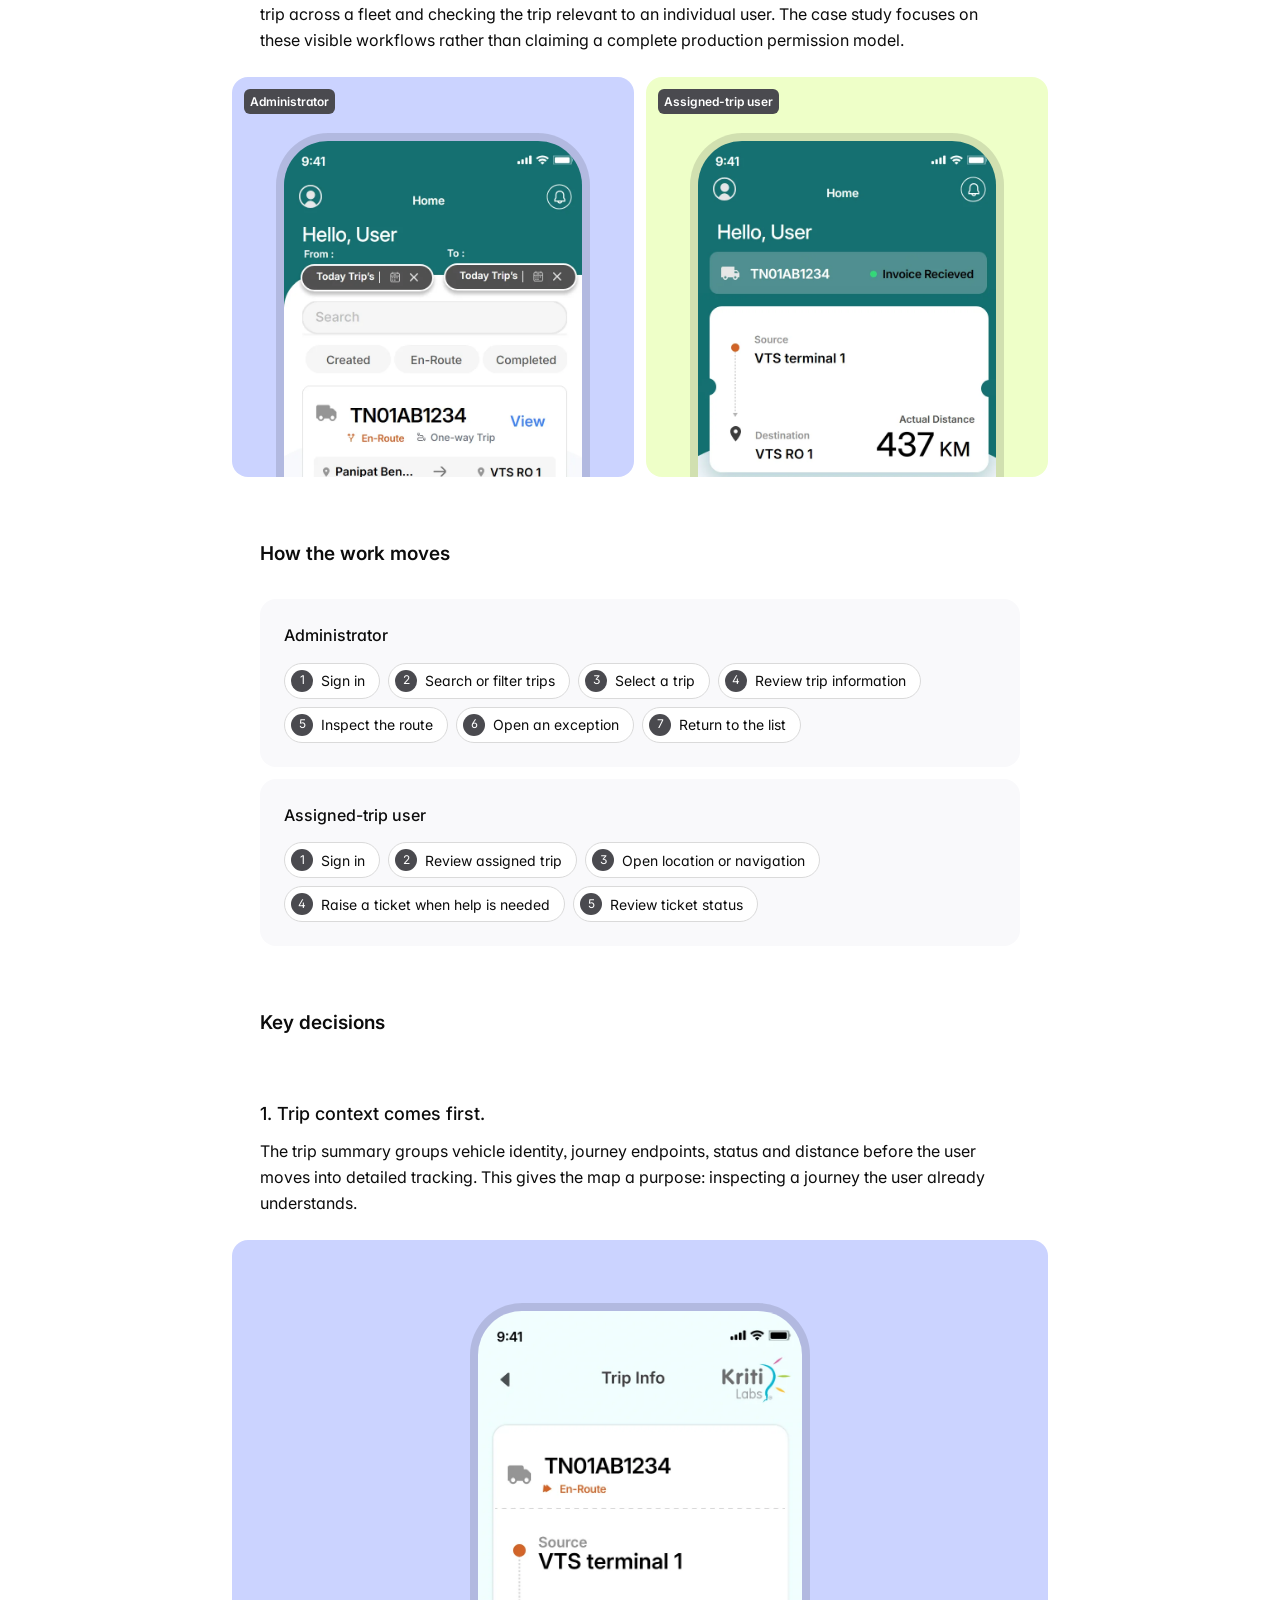
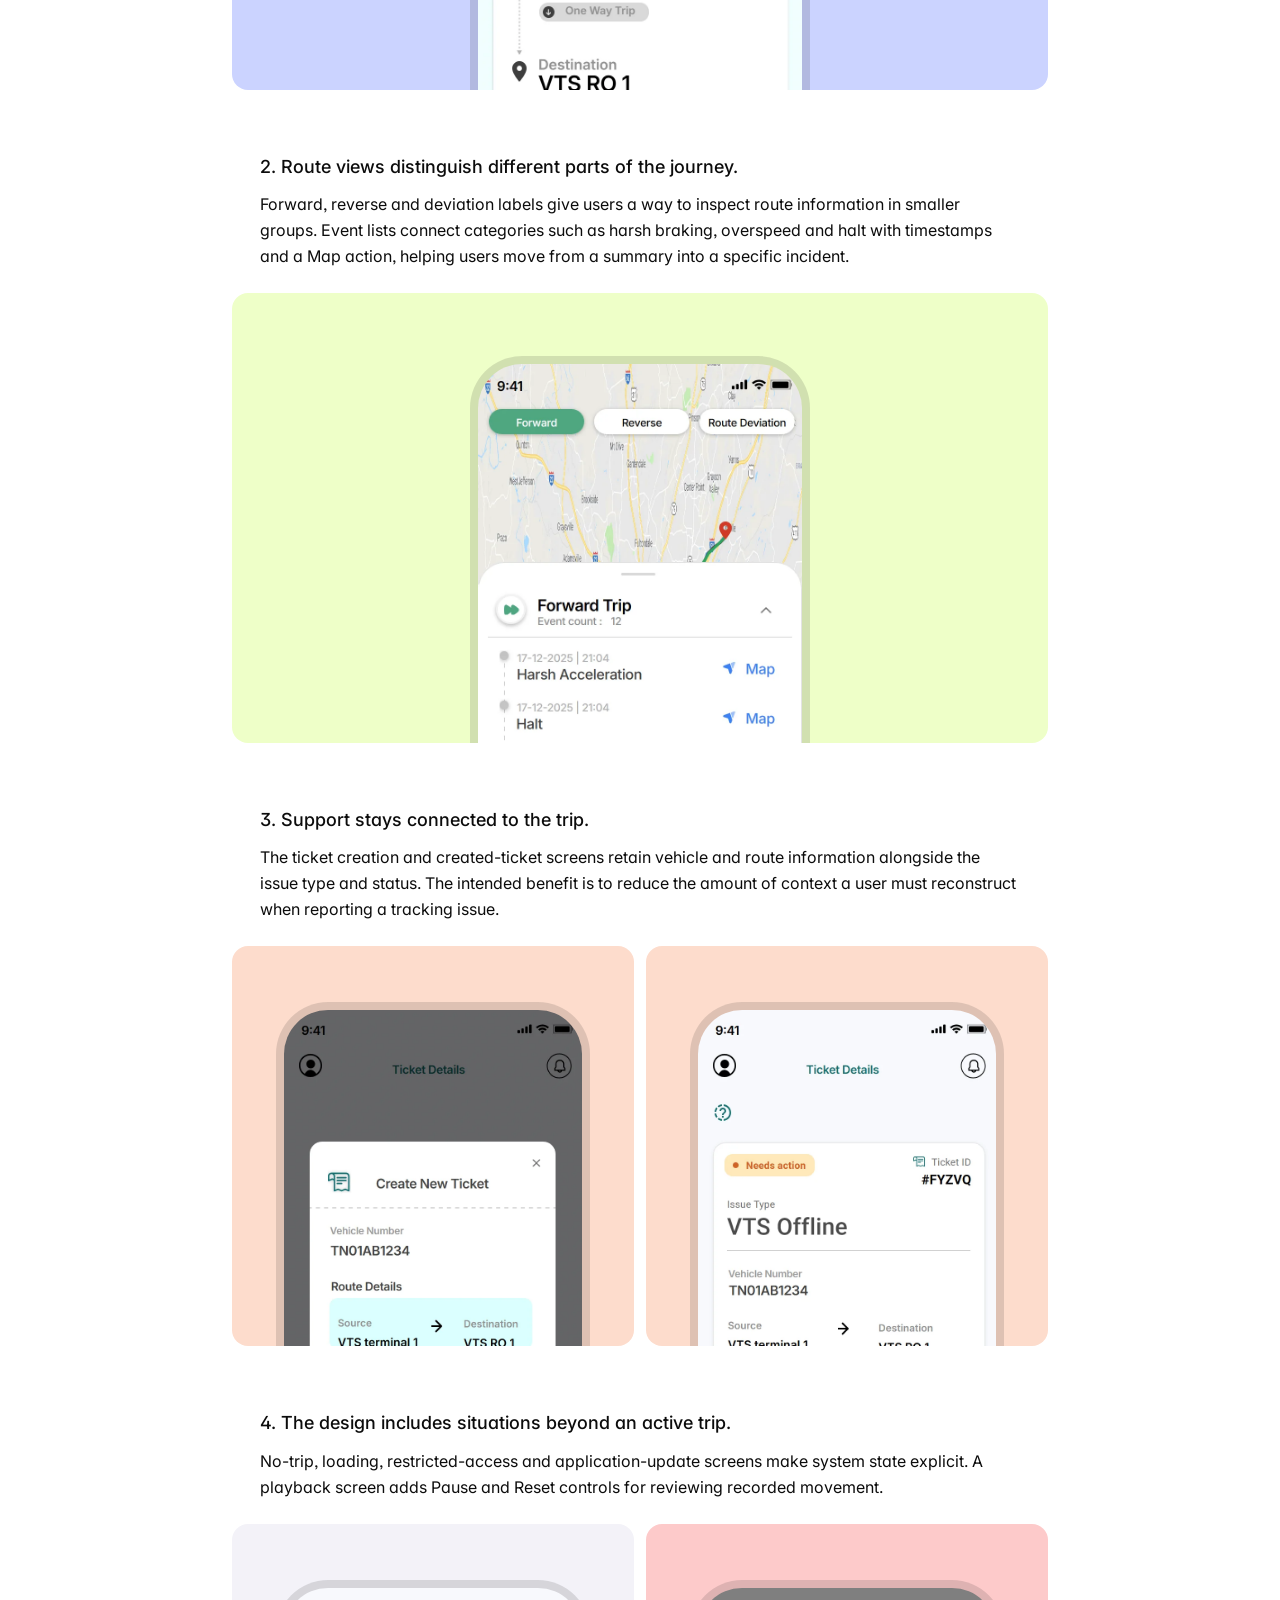
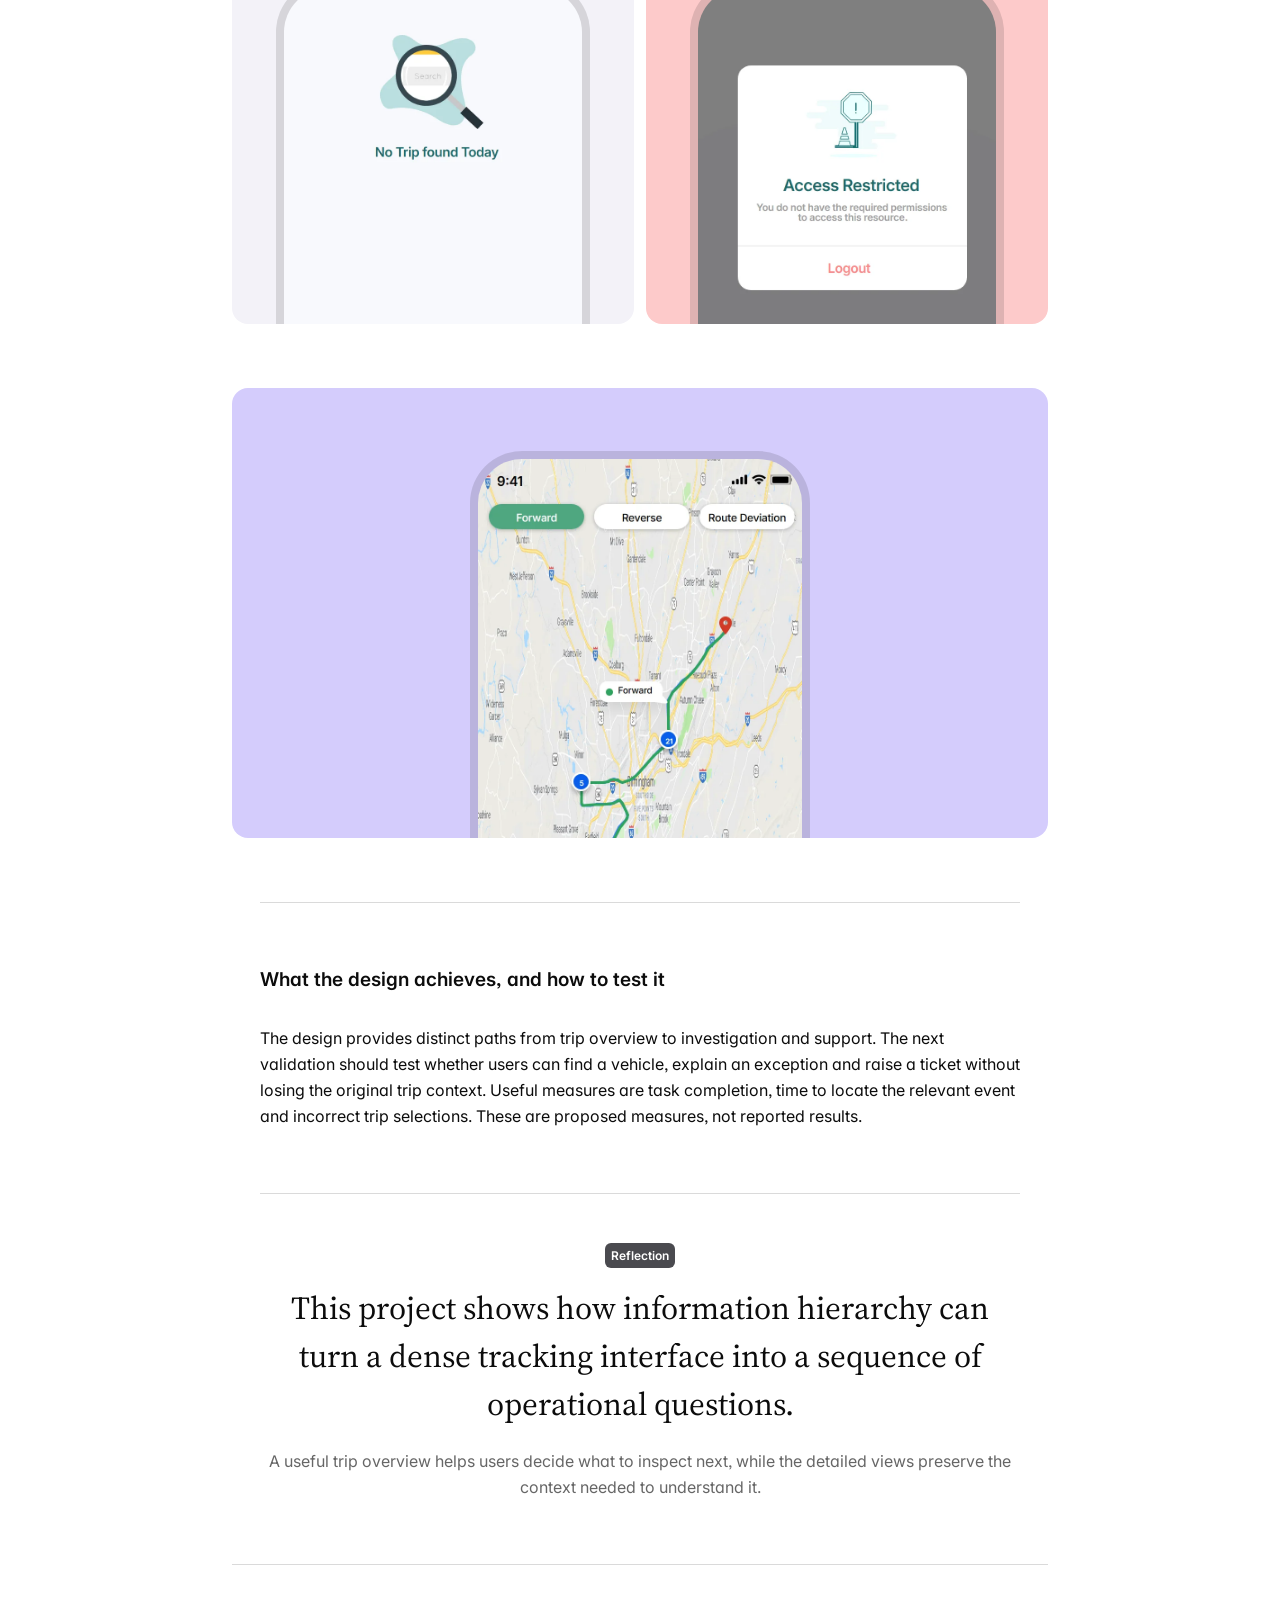
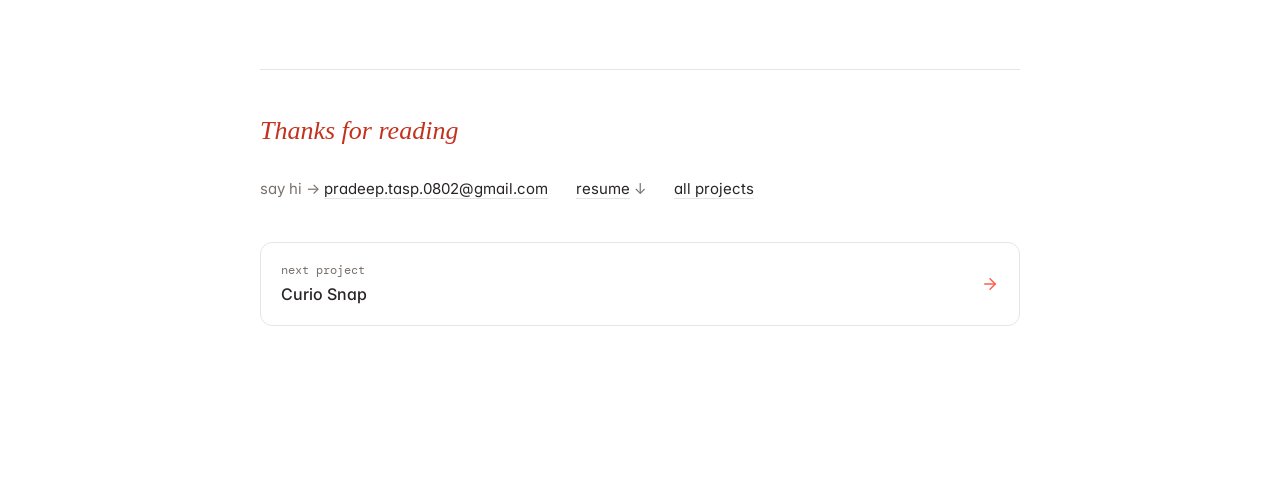
<file: lomo-track.html>
<!DOCTYPE html>
<html lang="en">
<head>
<!-- theme-boot: apply the saved dark theme before the first paint, so moving
     between pages never flashes a white screen while the page loads. -->
<script>try{if((localStorage.getItem("pradeep_theme")||localStorage.getItem("currentToggleState"))==="dark"){var d=document.documentElement;d.setAttribute("data-theme","dark")}}catch(e){}</script>
<style>html[data-theme="dark"],html[data-theme="dark"] body{background-color:#0f0f10;color-scheme:dark}</style>
  <meta charset="utf-8" />
  <meta name="viewport" content="width=device-width, initial-scale=1" />
  <title>LOMO Track — Case Study | Pradeep UX Portfolio</title>
  <meta name="description" content="Making tanker trips easier to understand on the move. Case study on trip monitoring, route exceptions and support workflows by Pradeep." />
  <link rel="icon" href="assets/images/favicon-64.png" type="image/png" />
  <link rel="preconnect" href="https://fonts.googleapis.com" />
  <link rel="preconnect" href="https://fonts.gstatic.com" crossorigin />
  <link rel="stylesheet" href="https://fonts.googleapis.com/css2?family=DM+Mono:wght@400;500&family=Inter:wght@400;500;600&family=Source+Serif+4:opsz,wght@8..60,400&display=swap" />
  <link rel="stylesheet" href="css/case-study.css" />
  <link rel="stylesheet" href="css/case-study-caseform.css" />
  <link rel="stylesheet" href="css/case-study-story.css" />
  <link rel="stylesheet" href="css/bot-nav.css" />
</head>
<!--
  LOMO Track case study. Two views share this page: the case study (default, the earlier
  copy unchanged) and Design decisions, switched by the toggle at the top
  (js/case-study-story.js). Screens are rendered from "Lomo Track Mobile App Design.fig";
  original-* are screenshots of the earlier "Tanker Lorry Locking System" app from the same
  file. Vehicle numbers are replaced with demo values; invoice and mobile numbers are blurred.
  No outcome metrics are claimed. Sources and open questions: docs/lomo-track-case-study/.
-->
<body class="cs-page cf-page">

  <a href="projects.html" class="cf-back" aria-label="Back to all projects">
    <svg viewBox="0 0 24 24" fill="none" stroke="currentColor" stroke-width="2" stroke-linecap="round" stroke-linejoin="round" aria-hidden="true"><path d="M19 12H5"/><path d="M12 19l-7-7 7-7"/></svg>
  </a>
  <button id="themeToggleBtn" class="cs-theme" type="button" aria-label="Toggle dark/light mode"><span id="themeIcon"></span></button>

  <!-- View toggle: case study (default) / design decisions -->
  <div class="ds-viewtoggle" role="tablist" aria-label="Choose a view">
    <button type="button" role="tab" id="view-tab-overview" aria-controls="view-overview" aria-selected="true">Case study</button>
    <button type="button" role="tab" id="view-tab-decisions" aria-controls="view-decisions" aria-selected="false" tabindex="-1"><span class="ds-viewtoggle__long">Design decisions</span><span class="ds-viewtoggle__short" aria-hidden="true">Decisions</span><span class="ds-viewtoggle__count" aria-hidden="true">4</span></button>
  </div>
  <!-- First-visit nudge towards the decisions view; shown by js/case-study-story.js -->
  <div class="ds-viewhint" hidden>
    <button type="button" class="ds-viewhint__go"><span class="ds-viewhint__lead">Short on time?&nbsp;</span>See the 4 key design decisions <svg viewBox="0 0 24 24" fill="none" stroke="currentColor" stroke-width="2" stroke-linecap="round" stroke-linejoin="round" aria-hidden="true"><path d="M5 12h14"/><path d="M12 5l7 7-7 7"/></svg></button>
    <button type="button" class="ds-viewhint__x" aria-label="Dismiss tip"><svg viewBox="0 0 24 24" fill="none" stroke="currentColor" stroke-width="2" stroke-linecap="round" aria-hidden="true"><path d="M6 6l12 12M18 6L6 18"/></svg></button>
  </div>

  <!-- Contents rail: filled by js/case-study.js from each section's data-toc -->
  <aside class="cs-toc" aria-label="On this page">
    <nav><ol></ol></nav>
  </aside>

  <main class="cs-article cf-article">
    <header class="cf-head">
      <p class="ds-status"><span aria-hidden="true"></span>Live · in use by logistics teams</p>
      <h1>LOMO Track</h1>
      <p class="cf-tagline">Making tanker trips easier to understand on the move</p>
      <p class="cs-summary">A mobile experience that connects trip status, vehicle location, route exceptions and support requests for logistics teams.</p>

      <dl class="cf-meta">
        <div><dt>Sector</dt><dd><strong>B2B</strong><span>Business to business</span></dd></div>
        <div><dt>Domain</dt><dd><strong>IoT</strong><span>Logistics and IoT</span></dd></div>
        <div>
          <dt>Platform</dt>
          <dd>
            <strong><svg viewBox="0 0 24 24" fill="none" stroke="currentColor" stroke-width="1.6" stroke-linecap="round" stroke-linejoin="round" aria-hidden="true"><rect x="6" y="2.5" width="12" height="19" rx="2.5"/><path d="M11 18.5h2"/></svg></strong>
            <span>Mobile</span>
          </dd>
        </div>
        <div><dt>Project</dt><dd><strong>Office</strong><span>Office project</span></dd></div>
      </dl>
    </header>

    <!-- ============ VIEW 1: Case study (default) ============ -->
    <div class="cs-view" id="view-overview" data-view="overview" role="tabpanel" aria-labelledby="view-tab-overview">

    <section class="cs-block cf-section" id="product" data-toc="The product">
      <h2 class="cf-label">What LOMO Track brings together</h2>
      <p class="cf-text">LOMO Track brings trip monitoring into a mobile workflow. The designs include an administrator’s trip list, an assigned-trip experience, trip details, location views, route exceptions and support tickets. The central design challenge was deciding what users need to understand immediately and what they can open when investigating a particular journey.</p>

      <figure class="cf-media ds-trio ds-media--teal" aria-label="Trip list, trip information and route exceptions">
        <div class="cf-phone"><div class="cf-phone__screen"><img src="assets/images/case-studies/lomo-track/trip-list.webp" alt="Administrator trip list: search, Created / En-Route / Completed filters and trip cards with vehicle, status and endpoints" width="720" height="1600" /></div></div>
        <div class="cf-phone"><div class="cf-phone__screen"><img src="assets/images/case-studies/lomo-track/trip-info.webp" alt="Trip info: vehicle, En-Route status, source and destination, trip start and estimated arrival, and a Locate on Map button" width="720" height="1600" /></div></div>
        <div class="cf-phone"><div class="cf-phone__screen"><img src="assets/images/case-studies/lomo-track/route-events.webp" alt="Route view with Forward, Reverse and Route Deviation chips above a list of forward-trip events, each with a time and a Map link" width="720" height="1600" loading="lazy" /></div></div>
      </figure>
    </section>

    <section class="cs-block cf-section" id="problem" data-toc="Problem framing">
      <h2 class="cf-label">The challenge</h2>
      <p class="cf-text">A vehicle’s location is only one part of an operational decision. Users also need the trip’s source and destination, its current status and the events associated with it. On a small screen, these details compete for attention. The design addresses that complexity by separating the trip overview from deeper map and exception views while maintaining the vehicle and journey context.</p>
    </section>

    <section class="cs-block cf-section" id="users" data-toc="Users &amp; scope">
      <h2 class="cf-label">Who it serves</h2>
      <p class="cf-text">The file distinguishes administrator and user authentication and shows both a multi-trip list and an assigned-trip home screen. The experience therefore supports two different starting points: finding a trip across a fleet and checking the trip relevant to an individual user. The case study focuses on these visible workflows rather than claiming a complete production permission model.</p>
      <div class="cf-pair">
        <figure class="cf-media cf-media--periwinkle" aria-label="Administrator starting point">
          <span class="cf-badge cf-badge--left">Administrator</span>
          <div class="cf-phone"><div class="cf-phone__screen"><img src="assets/images/case-studies/lomo-track/trip-list.webp" alt="Administrator home: a searchable, filterable list of trips" width="720" height="1600" loading="lazy" /></div></div>
        </figure>
        <figure class="cf-media cf-media--lime" aria-label="Assigned-trip starting point">
          <span class="cf-badge cf-badge--left">Assigned-trip user</span>
          <div class="cf-phone"><div class="cf-phone__screen"><img src="assets/images/case-studies/lomo-track/driver-home.webp" alt="User home: the assigned trip with source, destination, actual distance 437 km and trip details" width="720" height="1600" loading="lazy" /></div></div>
        </figure>
      </div>
    </section>

    <section class="cs-block cf-section" id="flow" data-toc="Task flow">
      <h2 class="cf-label">How the work moves</h2>
      <div class="cs-flowgroup">
        <p class="cs-flowgroup-label">Administrator</p>
        <ol class="cs-steps">
          <li>Sign in</li>
          <li>Search or filter trips</li>
          <li>Select a trip</li>
          <li>Review trip information</li>
          <li>Inspect the route</li>
          <li>Open an exception</li>
          <li>Return to the list</li>
        </ol>
      </div>
      <div class="cs-flowgroup">
        <p class="cs-flowgroup-label">Assigned-trip user</p>
        <ol class="cs-steps">
          <li>Sign in</li>
          <li>Review assigned trip</li>
          <li>Open location or navigation</li>
          <li>Raise a ticket when help is needed</li>
          <li>Review ticket status</li>
        </ol>
      </div>
    </section>

    <section class="cs-block cf-section" id="decisions" data-toc="Design decisions">
      <h2 class="cf-label">Key decisions</h2>

      <h3 class="cf-decision">1. Trip context comes first.</h3>
      <p class="cf-text">The trip summary groups vehicle identity, journey endpoints, status and distance before the user moves into detailed tracking. This gives the map a purpose: inspecting a journey the user already understands.</p>
      <figure class="cf-media cf-media--periwinkle" aria-label="Trip information">
        <div class="cf-phone"><div class="cf-phone__screen"><img src="assets/images/case-studies/lomo-track/trip-info.webp" alt="Trip info screen: vehicle and status, source and destination, invoice, SAP location and plant, trip start and estimated arrival" width="720" height="1600" loading="lazy" /></div></div>
      </figure>

      <h3 class="cf-decision">2. Route views distinguish different parts of the journey.</h3>
      <p class="cf-text">Forward, reverse and deviation labels give users a way to inspect route information in smaller groups. Event lists connect categories such as harsh braking, overspeed and halt with timestamps and a Map action, helping users move from a summary into a specific incident.</p>
      <figure class="cf-media cf-media--lime" aria-label="Route events">
        <div class="cf-phone"><div class="cf-phone__screen"><img src="assets/images/case-studies/lomo-track/route-events.webp" alt="Forward trip event list: Harsh Acceleration, Halt, Over Speed, Harsh Braking and Harsh Manoeuvring, each with a timestamp and a Map link" width="720" height="1600" loading="lazy" /></div></div>
      </figure>

      <h3 class="cf-decision">3. Support stays connected to the trip.</h3>
      <p class="cf-text">The ticket creation and created-ticket screens retain vehicle and route information alongside the issue type and status. The intended benefit is to reduce the amount of context a user must reconstruct when reporting a tracking issue.</p>
      <div class="cf-pair">
        <figure class="cf-media cf-media--peach" aria-label="Create ticket">
          <div class="cf-phone"><div class="cf-phone__screen"><img src="assets/images/case-studies/lomo-track/ticket-create.webp" alt="Create New Ticket dialog with the vehicle number and route already filled in and a 'What's wrong?' issue selector" width="720" height="1600" loading="lazy" /></div></div>
        </figure>
        <figure class="cf-media cf-media--peach" aria-label="Created ticket">
          <div class="cf-phone"><div class="cf-phone__screen"><img src="assets/images/case-studies/lomo-track/ticket-created.webp" alt="Created ticket: Needs action status, ticket ID, issue type VTS Offline, vehicle, route, creator and time" width="720" height="1600" loading="lazy" /></div></div>
        </figure>
      </div>

      <h3 class="cf-decision">4. The design includes situations beyond an active trip.</h3>
      <p class="cf-text">No-trip, loading, restricted-access and application-update screens make system state explicit. A playback screen adds Pause and Reset controls for reviewing recorded movement.</p>
      <div class="cf-pair">
        <figure class="cf-media cf-media--mist" aria-label="No trip today">
          <div class="cf-phone"><div class="cf-phone__screen ds-screen--mid"><img src="assets/images/case-studies/lomo-track/no-trip.webp" alt="Empty state: 'No Trip found Today' with an illustration" width="720" height="1600" loading="lazy" /></div></div>
        </figure>
        <figure class="cf-media cf-media--rose" aria-label="Access restricted">
          <div class="cf-phone"><div class="cf-phone__screen ds-screen--mid"><img src="assets/images/case-studies/lomo-track/access-restricted.webp" alt="Access Restricted dialog: 'You do not have the required permissions to access this resource', with Logout" width="720" height="1600" loading="lazy" /></div></div>
        </figure>
      </div>
      <figure class="cf-media cf-media--lavender" aria-label="Trip playback">
        <div class="cf-phone"><div class="cf-phone__screen"><img src="assets/images/case-studies/lomo-track/playback.webp" alt="Trip playback: the recorded route on the map with Pause and Reset controls" width="720" height="1600" loading="lazy" /></div></div>
      </figure>
      <hr class="cf-rule" />
    </section>

    <section class="cs-block cf-section" id="outcome" data-toc="Outcome &amp; validation">
      <h2 class="cf-label">What the design achieves, and how to test it</h2>
      <p class="cf-text">The design provides distinct paths from trip overview to investigation and support. The next validation should test whether users can find a vehicle, explain an exception and raise a ticket without losing the original trip context. Useful measures are task completion, time to locate the relevant event and incorrect trip selections. These are proposed measures, not reported results.</p>
      <hr class="cf-rule" />
    </section>

    <section class="cs-block cf-quote" id="reflection" data-toc="Reflection">
      <span class="cf-badge">Reflection</span>
      <blockquote class="cs-quote">This project shows how information hierarchy can turn a dense tracking interface into a sequence of operational questions.</blockquote>
      <p class="cf-quote-note">A useful trip overview helps users decide what to inspect next, while the detailed views preserve the context needed to understand it.</p>
    </section>

    </div>

    <!-- ============ VIEW 2: Design decisions (Decision Stories framework) ============ -->
    <div class="cs-view" id="view-decisions" data-view="decisions" role="tabpanel" aria-labelledby="view-tab-decisions">

    <section class="cs-block cf-section" id="dd-intro" data-toc="Key decisions">
      <h2 class="cf-label">Design decisions</h2>
      <p class="cf-text">Four decisions shaped the redesign of the earlier Tanker Lorry Locking System app. Each story follows the same structure: the situation before, the alternatives, the reasoning and trade-off, what I designed, and what can honestly be said about the result.</p>

      <ol class="cf-cards ds-index">
        <li class="cf-card"><a href="#decision-1"><h3><span>1</span>Trip context before the map</h3><p class="ds-index__take">Every trip opens on vehicle, status and route; the map is one tap away.</p><p>Strategic · Read story</p></a></li>
        <li class="cf-card"><a href="#decision-2"><h3><span>2</span>Splitting the route into forward, reverse and deviation</h3><p class="ds-index__take">Events are grouped by part of the journey, each with a time and a Map link.</p><p>Strategic · Read story</p></a></li>
        <li class="cf-card"><a href="#decision-3"><h3><span>3</span>Tickets that carry the trip with them</h3><p class="ds-index__take">Vehicle and route are filled in; the user only says what's wrong.</p><p>Tactical · Read story</p></a></li>
        <li class="cf-card"><a href="#decision-4"><h3><span>4</span>One app for transporters and drivers</h3><p class="ds-index__take">One structure for both roles, with a different home for each.</p><p>Strategic · Read story</p></a></li>
      </ol>

      <ul class="ds-legend" aria-label="Image labels">
        <li><span class="cf-tag cf-tag--amber">Original app</span>The earlier Tanker Lorry Locking System</li>
        <li><span class="cf-tag cf-tag--purple">Exploration</span>Wireframes and earlier frames from my Figma file</li>
        <li><span class="cf-tag ds-tag--concept">Conceptual</span>An option described for comparison, not a design I made</li>
        <li><span class="cf-tag cf-tag--green">Final design</span>The redesigned screens</li>
      </ul>
    </section>

    <!-- ---------- Decision 01 ---------- -->
    <section class="cs-block cf-section ds-story" id="decision-1" data-toc="01 · Trip context">
      <p class="ds-story__num">Decision 01 · Strategic</p>
      <h2 class="ds-story__title">Why I put trip context before the map</h2>
      <p class="cf-text ds-story__hook">A dot on a map doesn't say which trip it is, where it's going, or whether anything is wrong.</p>

      <h3 class="cf-sublabel">Before the decision</h3>
      <p class="cf-text">In the earlier Tanker Lorry Locking System, trip cards showed the invoice and vehicle numbers in small type next to a large "Map" button. Opening a trip went straight to a map with a single pin, followed by lock steps.</p>
      <div class="cf-pair">
        <figure class="cf-media cf-media--mist" aria-label="Original trip list">
          <span class="cf-badge cf-badge--left">Original app</span>
          <div class="cf-phone"><div class="cf-phone__screen"><img src="assets/images/case-studies/lomo-track/original-trips.webp" alt="Original trip list: a date range and one trip card with small invoice and vehicle numbers and a dark Map button" width="540" height="1200" loading="lazy" /></div></div>
        </figure>
        <figure class="cf-media cf-media--mist" aria-label="Original trip map">
          <span class="cf-badge cf-badge--left">Original app</span>
          <div class="cf-phone"><div class="cf-phone__screen"><img src="assets/images/case-studies/lomo-track/original-trip-map.webp" alt="Original trip screen: vehicle and invoice numbers above a map with a single pin, then lock verify and unload steps and a Create ticket button" width="540" height="1200" loading="lazy" /></div></div>
        </figure>
      </div>

      <h3 class="cf-sublabel">The turning point</h3>
      <div class="ds-options ds-wide">
        <div class="ds-option">
          <span class="cf-tag cf-tag--amber">Option A · Original app</span>
          <h4>Map-first</h4>
          <ul class="ds-pros">
            <li class="is-pro">The fastest route to a location</li>
            <li class="is-con">Trip identity and status are small or missing</li>
            <li class="is-con">The map has to explain everything on its own</li>
          </ul>
        </div>
        <div class="ds-option ds-option--chosen">
          <span class="cf-tag cf-tag--green">Option B · Chosen</span>
          <h4>Context-first</h4>
          <ul class="ds-pros">
            <li class="is-pro">Vehicle, status and endpoints come before the map</li>
            <li class="is-pro">Each list card answers "which trip is this?"</li>
            <li class="is-con">One more tap to reach the map</li>
          </ul>
        </div>
      </div>
      <div class="ds-reason ds-wide">
        <div><p class="ds-reason__label">Reasoning</p><p>A location only means something once you know which journey it belongs to. Showing the trip first gives the map a job: inspecting a journey the user already understands.</p></div>
        <div class="ds-reason--trade"><p class="ds-reason__label">Trade-off</p><p>An extra step before the map. "View" on each card and a full-width "Locate on Map" button keep that step short.</p></div>
      </div>

      <h3 class="cf-sublabel">What I designed</h3>
      <figure class="cf-media cf-media--periwinkle ds-trio" aria-label="Trip list, trip info and driver home">
        <div class="cf-phone"><div class="cf-phone__screen"><img src="assets/images/case-studies/lomo-track/trip-list.webp" alt="Trip list with search, status filters and trip cards" width="720" height="1600" loading="lazy" /></div></div>
        <div class="cf-phone"><div class="cf-phone__screen"><img src="assets/images/case-studies/lomo-track/trip-info.webp" alt="Trip info with route, invoice, plant, timings and Locate on Map" width="720" height="1600" loading="lazy" /></div></div>
        <div class="cf-phone"><div class="cf-phone__screen"><img src="assets/images/case-studies/lomo-track/driver-home.webp" alt="Driver home with the assigned trip and actual distance" width="720" height="1600" loading="lazy" /></div></div>
      </figure>
      <ul class="ds-captions ds-captions--three ds-wide">
        <li><strong>Trip list</strong>Vehicle, status, trip type, endpoints; search and status filters</li>
        <li><strong>Trip info</strong>Route, invoice, plant, start and ETA, then Locate on Map</li>
        <li><strong>Driver home</strong>The assigned trip, route and actual distance</li>
      </ul>

      <h3 class="cf-sublabel">Result</h3>
      <div class="ds-result ds-wide">
        <span class="cf-tag cf-tag--blue">Live · impact not yet measured</span>
        <p>Every trip is identified by vehicle, status and route before any tracking. Time to find a vehicle and incorrect trip selections would show whether this works.</p>
        <ul class="ds-principles" aria-label="UX principles"><li>Information hierarchy</li><li>Recognition rather than recall</li><li>Progressive disclosure</li></ul>
      </div>
    </section>

    <!-- ---------- Decision 02 ---------- -->
    <section class="cs-block cf-section ds-story" id="decision-2" data-toc="02 · Route segments">
      <p class="ds-story__num">Decision 02 · Strategic</p>
      <h2 class="ds-story__title">Why I split the route into forward, reverse and deviation</h2>
      <p class="cf-text ds-story__hook">A tanker trip isn't one line on a map. It goes out, comes back, and sometimes leaves the planned route.</p>

      <h3 class="cf-sublabel">Before the decision</h3>
      <p class="cf-text">The earlier app's trip map showed one location pin. It had no route line and no driving events, so there was nothing to investigate.</p>

      <h3 class="cf-sublabel">The turning point</h3>
      <div class="ds-options ds-wide">
        <div class="ds-option">
          <span class="cf-tag ds-tag--concept">Option A · Conceptual</span>
          <h4>Everything on one map</h4>
          <ul class="ds-pros">
            <li class="is-pro">The complete picture at once</li>
            <li class="is-con">Outbound and return routes overlap</li>
            <li class="is-con">Event pins compete; hard to tie an event to a leg</li>
          </ul>
        </div>
        <div class="ds-option ds-option--chosen">
          <span class="cf-tag cf-tag--green">Option B · Chosen</span>
          <h4>Route segments and an event sheet</h4>
          <ul class="ds-pros">
            <li class="is-pro">Forward, Reverse and Route Deviation chips</li>
            <li class="is-pro">Each event has a type, time and Map link</li>
            <li class="is-con">The combined picture needs a summary</li>
          </ul>
        </div>
      </div>
      <div class="ds-reason ds-wide">
        <div><p class="ds-reason__label">Reasoning</p><p>Grouping events by leg lets someone answer "what happened on the way back?" without filtering a crowded map.</p></div>
        <div class="ds-reason--trade"><p class="ds-reason__label">Trade-off</p><p>Segments hide the whole journey. A summary sheet lists all three with event counts (12 forward, 13 reverse, 9 deviation) so nothing is out of sight.</p></div>
      </div>

      <h3 class="cf-sublabel">What I designed</h3>
      <figure class="cf-media cf-media--lime ds-trio" aria-label="Forward, reverse and deviation views">
        <div class="cf-phone"><div class="cf-phone__screen"><img src="assets/images/case-studies/lomo-track/route-forward.webp" alt="Forward segment selected: the outbound route in green with event pins" width="720" height="1600" loading="lazy" /></div></div>
        <div class="cf-phone"><div class="cf-phone__screen"><img src="assets/images/case-studies/lomo-track/route-reverse.webp" alt="Reverse segment selected: the return route highlighted" width="720" height="1600" loading="lazy" /></div></div>
        <div class="cf-phone"><div class="cf-phone__screen"><img src="assets/images/case-studies/lomo-track/route-deviation.webp" alt="Route Deviation selected: where the vehicle left the planned route" width="720" height="1600" loading="lazy" /></div></div>
      </figure>
      <ul class="ds-captions ds-captions--three ds-wide">
        <li><strong>Forward</strong>The outbound leg and its events</li>
        <li><strong>Reverse</strong>The return leg</li>
        <li><strong>Route deviation</strong>Where it left the plan</li>
      </ul>
      <div class="cf-pair">
        <figure class="cf-media cf-media--mist" aria-label="Route summary sheet">
          <div class="cf-phone"><div class="cf-phone__screen"><img src="assets/images/case-studies/lomo-track/route-summary.webp" alt="Summary sheet listing Forward Trip, Reverse Trip and Route Deviation with event counts" width="720" height="1600" loading="lazy" /></div></div>
        </figure>
        <figure class="cf-media cf-media--mist" aria-label="Event list">
          <div class="cf-phone"><div class="cf-phone__screen"><img src="assets/images/case-studies/lomo-track/route-events.webp" alt="Expanded event list for the forward trip, each event with a timestamp and a Map link" width="720" height="1600" loading="lazy" /></div></div>
        </figure>
      </div>
      <ul class="ds-captions ds-wide">
        <li><strong>Summary</strong>All three segments with counts</li>
        <li><strong>Events</strong>Type, time and a Map link to the spot</li>
      </ul>
      <p class="cf-text">My file holds more than a dozen Locate frames that explore route colours, pins and sheet states before this structure settled.</p>

      <h3 class="cf-sublabel">Result</h3>
      <div class="ds-result ds-wide">
        <span class="cf-tag cf-tag--blue">Live · impact not yet measured</span>
        <p>Every driving event belongs to a leg of the journey and links to its place on the map. Time to locate the relevant event would show whether this helps.</p>
        <ul class="ds-principles" aria-label="UX principles"><li>Chunking</li><li>Progressive disclosure</li><li>Visibility of system status</li></ul>
      </div>
    </section>

    <!-- ---------- Decision 03 ---------- -->
    <section class="cs-block cf-section ds-story" id="decision-3" data-toc="03 · Tickets">
      <p class="ds-story__num">Decision 03 · Tactical</p>
      <h2 class="ds-story__title">Why support tickets carry the trip with them</h2>
      <p class="cf-text ds-story__hook">When tracking fails mid-trip, the person reporting it shouldn't have to retype the vehicle and route.</p>

      <h3 class="cf-sublabel">Before the decision</h3>
      <p class="cf-text">The earlier app ended the trip screen with a full-width "Create ticket" button and had a Tickets tab. The available screenshots don't show what the ticket form itself asked for.</p>

      <h3 class="cf-sublabel">The turning point</h3>
      <div class="ds-options ds-wide">
        <div class="ds-option">
          <span class="cf-tag ds-tag--concept">Option A · Conceptual</span>
          <h4>A blank support form</h4>
          <ul class="ds-pros">
            <li class="is-pro">Flexible for any problem</li>
            <li class="is-con">Vehicle and route typed again, with errors</li>
            <li class="is-con">Support has to work out which trip it is</li>
          </ul>
        </div>
        <div class="ds-option ds-option--chosen">
          <span class="cf-tag cf-tag--green">Option B · Chosen</span>
          <h4>A ticket pre-filled from the trip</h4>
          <ul class="ds-pros">
            <li class="is-pro">Vehicle number and route carried over</li>
            <li class="is-pro">One question: "What's wrong?"</li>
            <li class="is-con">Issue categories need maintaining</li>
          </ul>
        </div>
      </div>
      <div class="ds-reason ds-wide">
        <div><p class="ds-reason__label">Reasoning</p><p>The app already knows the trip. Asking for it again adds effort and mistakes at the worst moment.</p></div>
        <div class="ds-reason--trade"><p class="ds-reason__label">Trade-off</p><p>A fixed list of issue types is quick but can't cover everything, so unusual problems need a fallback.</p></div>
      </div>

      <h3 class="cf-sublabel">What I designed</h3>
      <figure class="cf-media cf-media--peach ds-trio" aria-label="Ticket empty state, create and created">
        <div class="cf-phone"><div class="cf-phone__screen ds-screen--mid"><img src="assets/images/case-studies/lomo-track/ticket-empty.webp" alt="No ticket found, with a Create Ticket button" width="720" height="1600" loading="lazy" /></div></div>
        <div class="cf-phone"><div class="cf-phone__screen"><img src="assets/images/case-studies/lomo-track/ticket-create.webp" alt="Create New Ticket with vehicle and route pre-filled and a What's wrong selector" width="720" height="1600" loading="lazy" /></div></div>
        <div class="cf-phone"><div class="cf-phone__screen"><img src="assets/images/case-studies/lomo-track/ticket-created.webp" alt="Created ticket with Needs action status, ticket ID and issue type" width="720" height="1600" loading="lazy" /></div></div>
      </figure>
      <ul class="ds-captions ds-captions--three ds-wide">
        <li><strong>Empty</strong>No tickets yet, one clear action</li>
        <li><strong>Create</strong>Trip details filled in, one question</li>
        <li><strong>Created</strong>Status, ticket ID, issue and trip</li>
      </ul>

      <h3 class="cf-sublabel">Result</h3>
      <div class="ds-result ds-wide">
        <span class="cf-tag cf-tag--green">Design outcome</span>
        <p>Tickets keep the vehicle and route alongside the issue type and status. The intended benefit, less context to reconstruct, hasn't been measured.</p>
        <ul class="ds-principles" aria-label="UX principles"><li>Error prevention</li><li>Recognition rather than recall</li><li>Visibility of system status</li></ul>
      </div>
    </section>

    <!-- ---------- Decision 04 ---------- -->
    <section class="cs-block cf-section ds-story" id="decision-4" data-toc="04 · Two roles">
      <p class="ds-story__num">Decision 04 · Strategic</p>
      <h2 class="ds-story__title">Why one app serves transporters and drivers</h2>
      <p class="cf-text ds-story__hook">A transporter watching a fleet and a driver on one trip open the same app for very different reasons.</p>

      <h3 class="cf-sublabel">Before the decision</h3>
      <p class="cf-text">The earlier app's screens show one trip list as the home screen, with Home, Tickets and Profile tabs.</p>
      <figure class="cf-media cf-media--mist" aria-label="Original trip list, 2025">
        <span class="cf-badge cf-badge--left">Original app</span>
        <div class="cf-phone"><div class="cf-phone__screen"><img src="assets/images/case-studies/lomo-track/original-trips-2025.webp" alt="Original trip list with four trip cards, each with an invoice number, vehicle, destination and a green Map button" width="571" height="1280" loading="lazy" /></div></div>
      </figure>

      <h3 class="cf-sublabel">The turning point</h3>
      <div class="ds-options ds-wide">
        <div class="ds-option">
          <span class="cf-tag ds-tag--concept">Option A · Conceptual</span>
          <h4>Two separate apps</h4>
          <ul class="ds-pros">
            <li class="is-pro">Each tailored to one role</li>
            <li class="is-con">Two products to design, build and maintain</li>
            <li class="is-con">Patterns drift apart over time</li>
          </ul>
        </div>
        <div class="ds-option ds-option--chosen">
          <span class="cf-tag cf-tag--green">Option B · Chosen</span>
          <h4>One structure, a home per role</h4>
          <ul class="ds-pros">
            <li class="is-pro">Shared Home, Locate, Ticket and Profile</li>
            <li class="is-pro">Admin home: trip list; driver home: assigned trip</li>
            <li class="is-con">Permissions must be explicit</li>
          </ul>
        </div>
      </div>
      <div class="ds-reason ds-wide">
        <div><p class="ds-reason__label">Reasoning</p><p>Both roles care about the same objects: trips, locations and tickets. One structure keeps them speaking the same language; only the starting point changes.</p></div>
        <div class="ds-reason--trade"><p class="ds-reason__label">Trade-off</p><p>Shared navigation means some areas matter less to drivers, and permission limits need their own screens (Unauthorized, Access Restricted).</p></div>
      </div>

      <h3 class="cf-sublabel">What I designed</h3>
      <p class="cf-text">The file has an information architecture for each role. They contain the same structure: onboarding, authentication, and Dashboard, Locate, Tickets and Account under one navigation.</p>
      <figure class="cf-media cf-media--mist cf-media--fit ds-media--ia" aria-label="Information architecture">
        <img src="assets/images/case-studies/lomo-track/ia-user.webp" alt="Information architecture: LOMO Track splits into Onboarding (splash, loading), Authentication (sign in, forgot password, OTP verification, reset password, trip info entry) and Navigation (Dashboard: home, trip list, alerts; Locate: map view, locate, trip details with forward, reverse and route deviation; Tickets: list, details, create, issue category; Account: profile, settings, change password, appearance, sign out)" width="2000" height="826" loading="lazy" />
      </figure>
      <div class="cf-pair">
        <figure class="cf-media cf-media--periwinkle" aria-label="Transporter home">
          <span class="cf-badge cf-badge--left">Transporter</span>
          <div class="cf-phone"><div class="cf-phone__screen"><img src="assets/images/case-studies/lomo-track/trip-list.webp" alt="Transporter home: trip list with search and filters" width="720" height="1600" loading="lazy" /></div></div>
        </figure>
        <figure class="cf-media cf-media--lime" aria-label="Driver home">
          <span class="cf-badge cf-badge--left">Driver</span>
          <div class="cf-phone"><div class="cf-phone__screen"><img src="assets/images/case-studies/lomo-track/driver-home.webp" alt="Driver home: the assigned trip" width="720" height="1600" loading="lazy" /></div></div>
        </figure>
      </div>

      <h3 class="cf-sublabel">Result</h3>
      <div class="ds-result ds-wide">
        <span class="cf-tag cf-tag--blue">Live · impact not yet measured</span>
        <p>Both roles share one navigation and vocabulary, and each starts where their work starts. Whether drivers find their trip without help is the next thing to test.</p>
        <ul class="ds-principles" aria-label="UX principles"><li>Consistency and standards</li><li>Flexibility and efficiency of use</li><li>Error prevention</li></ul>
      </div>
    </section>

    <!-- ---------- Iterations ---------- -->
    <section class="cs-block cf-section" id="iterations" data-toc="Iterations">
      <h2 class="cf-label">From the original app to the final design</h2>
      <p class="cf-text">The same screens at three points: the earlier app, the lo-fi wireframes in my file, and the final design.</p>
      <ol class="ds-timeline ds-wide">
        <li><div class="ds-timeline__shot"><img src="assets/images/case-studies/lomo-track/original-trips.webp" alt="Original trip list" width="540" height="1200" loading="lazy" /></div><span class="cf-tag cf-tag--amber">Original</span><p><strong>Trip list</strong>Small identifiers, a large Map button.</p></li>
        <li><div class="ds-timeline__shot"><img src="assets/images/case-studies/lomo-track/lofi-trip-list.webp" alt="Lo-fi trip list wireframe: search, filters and trip cards in grey" width="720" height="1600" loading="lazy" /></div><span class="cf-tag cf-tag--purple">Lo-fi</span><p><strong>Trip list</strong>Search, filters and structured trip cards.</p></li>
        <li><div class="ds-timeline__shot"><img src="assets/images/case-studies/lomo-track/trip-list.webp" alt="Final trip list" width="720" height="1600" loading="lazy" /></div><span class="cf-tag cf-tag--green">Final</span><p><strong>Trip list</strong>Vehicle, status, trip type and endpoints.</p></li>
        <li><div class="ds-timeline__shot"><img src="assets/images/case-studies/lomo-track/original-trip-map.webp" alt="Original trip map" width="540" height="1200" loading="lazy" /></div><span class="cf-tag cf-tag--amber">Original</span><p><strong>Trip</strong>A single pin and lock steps.</p></li>
        <li><div class="ds-timeline__shot"><img src="assets/images/case-studies/lomo-track/lofi-home.webp" alt="Lo-fi assigned-trip home wireframe" width="720" height="1600" loading="lazy" /></div><span class="cf-tag cf-tag--purple">Lo-fi</span><p><strong>Assigned trip</strong>Route card first, details below.</p></li>
        <li><div class="ds-timeline__shot"><img src="assets/images/case-studies/lomo-track/driver-home.webp" alt="Final driver home" width="720" height="1600" loading="lazy" /></div><span class="cf-tag cf-tag--green">Final</span><p><strong>Assigned trip</strong>Route, distance and trip details.</p></li>
        <li><div class="ds-timeline__shot"><img src="assets/images/case-studies/lomo-track/original-open-lock.webp" alt="Original Open Lock screen: Step 1 Fetch OTP, Step 2 Input OTP" width="720" height="1600" loading="lazy" /></div><span class="cf-tag cf-tag--amber">Original</span><p><strong>Lock OTP</strong>Two boxed steps on a blank screen.</p></li>
        <li><div class="ds-timeline__shot"><img src="assets/images/case-studies/lomo-track/lofi-locate.webp" alt="Lo-fi locate wireframe with vehicle markers" width="720" height="1600" loading="lazy" /></div><span class="cf-tag cf-tag--purple">Lo-fi</span><p><strong>Locate</strong>Vehicle markers under a trip card.</p></li>
        <li><div class="ds-timeline__shot"><img src="assets/images/case-studies/lomo-track/secondary-otp.webp" alt="Final Secondary OTP screen: vehicle and invoice, map of the destination outlet and a Request OTP card" width="720" height="1600" loading="lazy" /></div><span class="cf-tag cf-tag--green">Final</span><p><strong>Secondary OTP</strong>Trip, location and request in one place.</p></li>
      </ol>
    </section>

    <!-- ---------- Design system ---------- -->
    <section class="cs-block cf-section" id="system" data-toc="Design system">
      <h2 class="cf-label">Designing consistency across the fleet workflow</h2>
      <p class="cf-text">These values come from the final frames in the Figma file.</p>

      <div class="ds-sys ds-wide">
        <div class="cf-card">
          <h3>Typography · Inter</h3>
          <ul class="ds-type">
            <li><span style="font:600 24px/30px Inter,sans-serif">TN01AB1234</span><small>Inter Semi Bold 24 · vehicle and key values</small></li>
            <li><span style="font:600 16px/22px Inter,sans-serif">Forward Trip</span><small>Inter Semi Bold 16–18 · titles</small></li>
            <li><span style="font:500 14px/20px Inter,sans-serif">Harsh Acceleration</span><small>Inter Semi Bold / Medium 14 · list items</small></li>
            <li><span style="font:500 12px/16px Inter,sans-serif">17-12-2025 | 21:04</span><small>Inter Medium 12 · metadata</small></li>
          </ul>
        </div>
        <div class="cf-card">
          <h3>Colour and meaning</h3>
          <ul class="ds-swatches">
            <li><i style="background:#147070"></i><b>#147070</b><small>Brand teal · headers, chips</small></li>
            <li><i style="background:#00adb7"></i><b>#00ADB7</b><small>Primary buttons</small></li>
            <li><i style="background:#3b82f6"></i><b>#3B82F6</b><small>Links · View, Map</small></li>
            <li><i style="background:#d26326"></i><b>#D26326</b><small>En-Route status</small></li>
            <li><i style="background:#4ea780"></i><b>#4EA780</b><small>Forward route</small></li>
            <li><i style="background:#d23a26"></i><b>#D23A26</b><small>Deviation · alerts</small></li>
            <li><i style="background:#6b7280"></i><b>#6B7280</b><small>Secondary text</small></li>
            <li><i style="background:#f8f9fd"></i><b>#F8F9FD</b><small>Screen background</small></li>
          </ul>
        </div>
      </div>

      <h3 class="cf-sublabel">States beyond the active trip</h3>
      <figure class="cf-media cf-media--mist ds-trio" aria-label="System states">
        <div class="cf-phone"><div class="cf-phone__screen ds-screen--mid"><img src="assets/images/case-studies/lomo-track/loading.webp" alt="Loading: Please wait, with a truck-to-pin progress card" width="720" height="1600" loading="lazy" /></div></div>
        <div class="cf-phone"><div class="cf-phone__screen ds-screen--mid"><img src="assets/images/case-studies/lomo-track/update-mandatory.webp" alt="Mandatory update available dialog with Update and Exit" width="720" height="1600" loading="lazy" /></div></div>
        <div class="cf-phone"><div class="cf-phone__screen ds-screen--mid"><img src="assets/images/case-studies/lomo-track/access-restricted.webp" alt="Access Restricted dialog" width="720" height="1600" loading="lazy" /></div></div>
      </figure>
      <ul class="ds-captions ds-captions--three ds-wide">
        <li><strong>Loading</strong>A truck-to-pin progress card</li>
        <li><strong>Mandatory update</strong>Update or exit</li>
        <li><strong>No permission</strong>Explained, with Logout</li>
      </ul>

      <h3 class="cf-sublabel">Contrast check</h3>
      <p class="cf-text">I checked the main colours against WCAG 2.2 text contrast. Several fall short and are on the refinement list.</p>
      <div class="ds-table ds-wide">
        <table>
          <thead><tr><th scope="col">Pair</th><th scope="col">Ratio</th><th scope="col">AA text</th></tr></thead>
          <tbody>
            <tr><td>White on brand teal #147070</td><td>5.9:1</td><td class="is-pass">Pass</td></tr>
            <tr><td>Secondary text #6B7280 on white</td><td>4.8:1</td><td class="is-pass">Pass</td></tr>
            <tr><td>Deviation #D23A26 on white</td><td>4.8:1</td><td class="is-pass">Pass</td></tr>
            <tr><td>En-Route #D26326 on white</td><td>3.8:1</td><td class="is-fail">Fail</td></tr>
            <tr><td>Links #3B82F6 on white</td><td>3.7:1</td><td class="is-fail">Fail</td></tr>
            <tr><td>White on primary button #00ADB7</td><td>2.7:1</td><td class="is-fail">Fail</td></tr>
            <tr><td>Forward route #4EA780 on white</td><td>2.9:1</td><td class="is-fail">Fail (as text)</td></tr>
          </tbody>
        </table>
      </div>
      <hr class="cf-rule" />
    </section>

    </div>

    <footer class="cs-end">
      <p class="cs-thanks">Thanks for reading</p>
      <ul class="cs-links">
        <li><a href="mailto:pradeep.tasp.0802@gmail.com">say hi → <span>pradeep.tasp.0802@gmail.com</span></a></li>
        <li><a href="https://framerusercontent.com/assets/leYzq3yJ71NjjhqCAEeSTh7vr0.pdf" target="_blank" rel="noopener noreferrer"><span>resume</span> ↓</a></li>
        <li><a href="projects.html"><span>all projects</span></a></li>
      </ul>
      <a href="curio-snap.html" class="cs-next">
        <div><small>next project</small><strong>Curio Snap</strong></div>
        <svg viewBox="0 0 24 24" fill="none" stroke="currentColor" stroke-width="2" stroke-linecap="round" stroke-linejoin="round" aria-hidden="true"><path d="M5 12h14"/><path d="M12 5l7 7-7 7"/></svg>
      </a>
    </footer>
  </main>

  <script src="js/main.js" defer></script>
  <script src="js/case-study.js" defer></script>
  <script src="js/case-study-story.js" defer></script>
  <script src="js/bot-nav.js" defer></script>
</body>
</html>
</file>
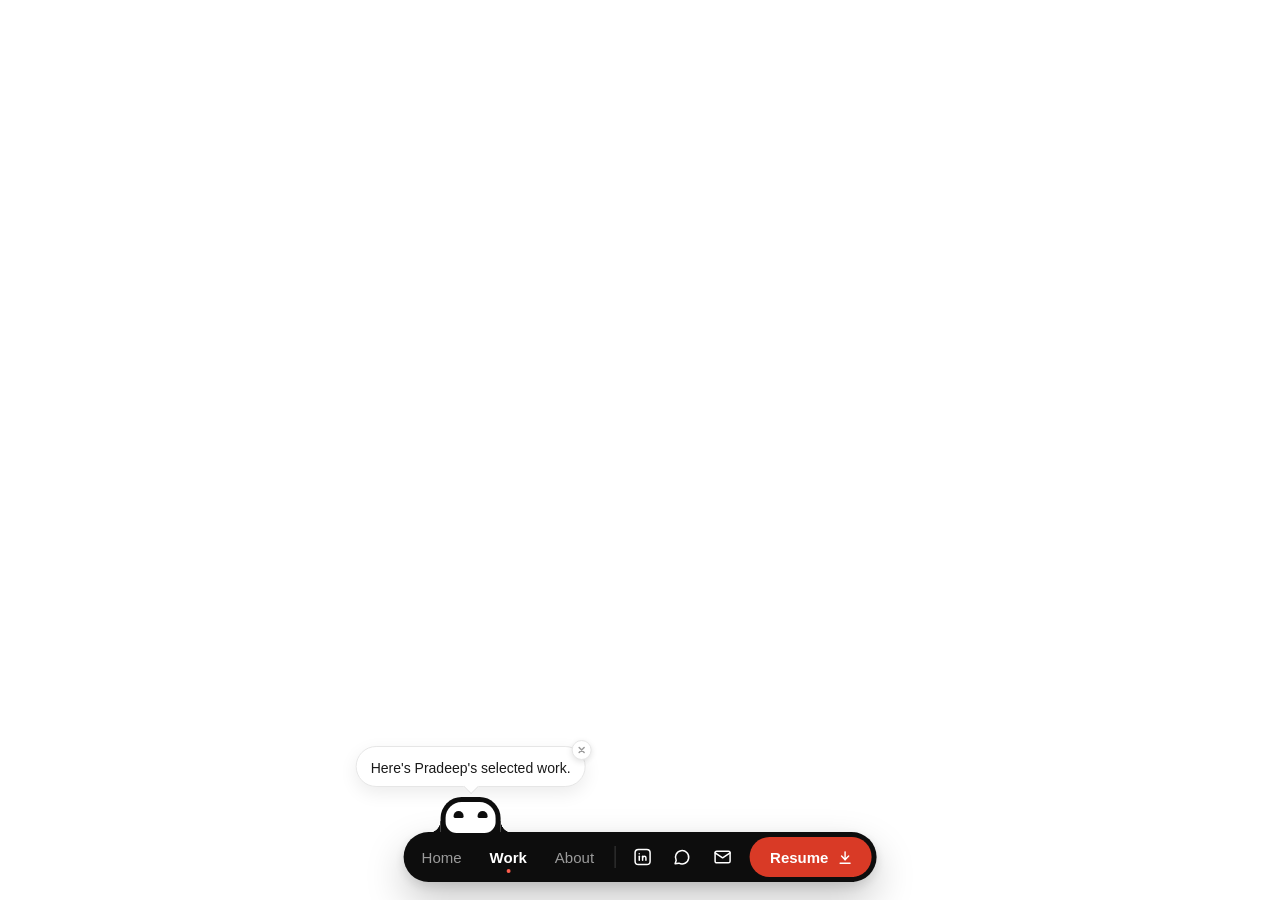
<file: projects.html>
<!doctype html>

<!-- Made in Framer · framer.com -->

<!-- Published Oct 27, 2026, 5:00 PM UTC -->

<html lang="en">

<head>
<!-- theme-boot: apply the saved dark theme before the first paint, so moving
     between pages never flashes a white screen while the page loads. -->
<script>try{if(localStorage.getItem("pradeep_theme")==="dark"){var d=document.documentElement;d.setAttribute("toggle-theme","dark")}}catch(e){}</script>
<style>html[toggle-theme="dark"],html[toggle-theme="dark"] body{background-color:#1a1a1a;color-scheme:dark}</style>
<!-- Perf: open connections to the CDNs early. Framer renders the whole page in JS,
     so its modules and fonts are on the critical path. -->
<link rel="preconnect" href="https://framerusercontent.com" crossorigin>
<link rel="preconnect" href="https://framerusercontent.com">
<link rel="preconnect" href="https://fonts.gstatic.com" crossorigin>
<script>
// Framer's router renders from its own route ("/projects"), so the URL is swapped
// while the page boots. Once loaded the real file URL is put back, so Back
// and reload request a file that exists instead of a missing "/projects".
try {
  var realUrl = location.href;
  history.replaceState(null, "", "/projects");
  window.addEventListener("load", function () {
    setTimeout(function () {
      try { history.replaceState(history.state, "", realUrl); } catch(e) {}
    }, 0);
  });
} catch(e) {}

document.addEventListener("click", function(e) {
  var a = e.target.closest("a");
  if (!a) return;
  var href = a.getAttribute("href");
  if (!href) return;

  // Project cards: open the local case study pages instead of Framer's hosted
  // CMS pages (which bring their own extra navigation bar)
  var caseStudies = {
    "fitness-tracker-app-revamp": "./fitness-tracker.html",
    "social-dining-app-design": "./social-dining.html",
    "collaborative-learning-app-design": "./collaborative-learning.html",
    "lomo-track": "./lomo-track.html"
  };
  var slug = (href.match(/projects\/([a-z0-9-]+)\/?$/) || [])[1];
  if (slug && caseStudies[slug]) {
    e.preventDefault();
    e.stopImmediatePropagation();
    window.location.href = caseStudies[slug];
    return;
  }

  if (href === "/projects" || href === "./projects" || href.endsWith("/projects")) {
    e.preventDefault();
    window.location.href = "./projects.html";
  } else if (href === "/about" || href === "./about" || href.endsWith("/about")) {
    e.preventDefault();
    window.location.href = "./about.html";
  } else if (href === "/" || href === "./") {
    e.preventDefault();
    window.location.href = "./index.html";
  }
}, true);
</script>
<title>Projects - Pradeep UX Portfolio</title>

	<meta charset="utf-8">

	<meta name="viewport" content="width=device-width">

	<meta name="generator" content="Framer 68e1053">

	<title>Pradeep - UX Portfolio</title>

    <link rel="canonical" href="https://ux-portfolio-pradeep.framer.website/"><meta property="og:url" content="https://ux-portfolio-pradeep.framer.website/"><meta name="description" content="Designed for new designers, this Framer Template makes portfolio creation easy. Its minimalist, customizable design lets you add personal touches efficiently.">

    <meta name="framer-search-index" content="https://framerusercontent.com/sites/4tGCKX4DF1nGIVxzL1r9zE/searchIndex-YKefqecwpSdL.json">

    <meta name="framer-search-index-fallback" content="https://framerusercontent.com/sites/4tGCKX4DF1nGIVxzL1r9zE/searchIndex-vO0HWZeiZudH.json">

    <link href="https://framerusercontent.com/images/rfN9d7siUxypcepbPeCJwhFuNs.jpeg" rel="icon" media="(prefers-color-scheme: light)">

    <link href="https://framerusercontent.com/images/rfN9d7siUxypcepbPeCJwhFuNs.jpeg" rel="icon" media="(prefers-color-scheme: dark)">

    <!-- Open Graph -->

    <meta property="og:type" content="website">

    <meta property="og:title" content="Pradeep - UX Portfolio">

    <meta property="og:description" content="Designed for new designers, this Framer Template makes portfolio creation easy. Its minimalist, customizable design lets you add personal touches efficiently.">

    <!-- X -->

    <meta name="twitter:card" content="summary_large_image">

    <meta name="twitter:title" content="Pradeep - UX Portfolio">

    <meta name="twitter:description" content="Designed for new designers, this Framer Template makes portfolio creation easy. Its minimalist, customizable design lets you add personal touches efficiently.">

	

	

	<!-- Disable Framer Editor Bar and Badges -->
	<script type="importmap">
	{
		"imports": {
			"https://framer.com/edit/init.mjs": "data:text/javascript,export function createEditorBar(){ return () => null; }",
			"https://app.framerstatic.com/EditButton-R7A5IJKH.mjs": "data:text/javascript,export function EditButton(){ return null; }",
			"./PX9hIOIVM.B4NMid4O.mjs": "data:text/javascript,export default function Badge(){ return null; }"
		}
	}
	</script>
	<script>
	try {
		localStorage.removeItem("__framer_force_showing_editorbar_since");
		for (var k in localStorage) {
			if (k.indexOf("framer") !== -1) localStorage.removeItem(k);
		}
	} catch(e) {}
	(function() {
		function removeFramerElements() {
			var badge = document.getElementById("__framer-badge-container");
			if (badge) badge.style.setProperty("display", "none", "important");
			var editor = document.getElementById("__framer-editorbar");
			if (editor) editor.remove();
			var badges = document.querySelectorAll(".__framer-badge, a[href*='framer.com'], [data-framer-name='Edit Content']");
			for (var i = 0; i < badges.length; i++) {
				if (badges[i].closest("#__framer-badge-container") || badges[i].classList.contains("__framer-badge") || badges[i].getAttribute("data-framer-name") === "Edit Content") {
					badges[i].style.setProperty("display", "none", "important");
				}
			}
		}
		if (typeof document !== "undefined") {
			document.addEventListener("DOMContentLoaded", removeFramerElements);
			window.addEventListener("load", removeFramerElements);
			if (typeof MutationObserver !== "undefined") {
				new MutationObserver(removeFramerElements).observe(document.documentElement, { childList: true, subtree: true });
			}
		}
	})();
	</script>
	<style>
	#__framer-badge-container,
	.__framer-badge,
	#__framer-editorbar,
	[data-framer-name="Edit Content"],
	button[class*="EditButton"],
	div[class*="EditButton"],
	iframe[id*="framer"],
	.framer-badge {
		display: none !important;
		visibility: hidden !important;
		opacity: 0 !important;
		pointer-events: none !important;
		clip: rect(0,0,0,0) !important;
		width: 0 !important;
		height: 0 !important;
		position: absolute !important;
		top: -9999px !important;
		left: -9999px !important;
	}
	</style>

	

	<link rel="stylesheet" href="css/framer-responsive.css">
	<link rel="stylesheet" href="css/bot-nav.css">
	<script src="js/bot-nav.js" defer></script>
	<script src="js/theme-toggle.js" defer></script>
	<link rel="stylesheet" href="css/projects-grid.css">
	<script src="js/projects-grid.js" defer></script>

	<!-- Start of headStart -->

    

    <!-- End of headStart -->

	

	<style data-framer-font-css>/* cyrillic-ext */

@font-face {

  font-family: 'Manrope';

  font-style: normal;

  font-weight: 400;

  font-display: swap;

  src: url(https://fonts.gstatic.com/s/manrope/v20/xn7gYHE41ni1AdIRggqxSuXd.woff2) format('woff2');

  unicode-range: U+0460-052F, U+1C80-1C8A, U+20B4, U+2DE0-2DFF, U+A640-A69F, U+FE2E-FE2F;

}

/* cyrillic */

@font-face {

  font-family: 'Manrope';

  font-style: normal;

  font-weight: 400;

  font-display: swap;

  src: url(https://fonts.gstatic.com/s/manrope/v20/xn7gYHE41ni1AdIRggOxSuXd.woff2) format('woff2');

  unicode-range: U+0301, U+0400-045F, U+0490-0491, U+04B0-04B1, U+2116;

}

/* greek */

@font-face {

  font-family: 'Manrope';

  font-style: normal;

  font-weight: 400;

  font-display: swap;

  src: url(https://fonts.gstatic.com/s/manrope/v20/xn7gYHE41ni1AdIRggSxSuXd.woff2) format('woff2');

  unicode-range: U+0370-0377, U+037A-037F, U+0384-038A, U+038C, U+038E-03A1, U+03A3-03FF;

}

/* vietnamese */

@font-face {

  font-family: 'Manrope';

  font-style: normal;

  font-weight: 400;

  font-display: swap;

  src: url(https://fonts.gstatic.com/s/manrope/v20/xn7gYHE41ni1AdIRggixSuXd.woff2) format('woff2');

  unicode-range: U+0102-0103, U+0110-0111, U+0128-0129, U+0168-0169, U+01A0-01A1, U+01AF-01B0, U+0300-0301, U+0303-0304, U+0308-0309, U+0323, U+0329, U+1EA0-1EF9, U+20AB;

}

/* latin-ext */

@font-face {

  font-family: 'Manrope';

  font-style: normal;

  font-weight: 400;

  font-display: swap;

  src: url(https://fonts.gstatic.com/s/manrope/v20/xn7gYHE41ni1AdIRggmxSuXd.woff2) format('woff2');

  unicode-range: U+0100-02BA, U+02BD-02C5, U+02C7-02CC, U+02CE-02D7, U+02DD-02FF, U+0304, U+0308, U+0329, U+1D00-1DBF, U+1E00-1E9F, U+1EF2-1EFF, U+2020, U+20A0-20AB, U+20AD-20C4, U+2113, U+2C60-2C7F, U+A720-A7FF;

}

/* latin */

@font-face {

  font-family: 'Manrope';

  font-style: normal;

  font-weight: 400;

  font-display: swap;

  src: url(https://fonts.gstatic.com/s/manrope/v20/xn7gYHE41ni1AdIRggexSg.woff2) format('woff2');

  unicode-range: U+0000-00FF, U+0131, U+0152-0153, U+02BB-02BC, U+02C6, U+02DA, U+02DC, U+0304, U+0308, U+0329, U+2000-206F, U+20AC, U+2122, U+2191, U+2193, U+2212, U+2215, U+FEFF, U+FFFD;

}

/* cyrillic-ext */

@font-face {

  font-family: 'Manrope';

  font-style: normal;

  font-weight: 500;

  font-display: swap;

  src: url(https://fonts.gstatic.com/s/manrope/v20/xn7gYHE41ni1AdIRggqxSuXd.woff2) format('woff2');

  unicode-range: U+0460-052F, U+1C80-1C8A, U+20B4, U+2DE0-2DFF, U+A640-A69F, U+FE2E-FE2F;

}

/* cyrillic */

@font-face {

  font-family: 'Manrope';

  font-style: normal;

  font-weight: 500;

  font-display: swap;

  src: url(https://fonts.gstatic.com/s/manrope/v20/xn7gYHE41ni1AdIRggOxSuXd.woff2) format('woff2');

  unicode-range: U+0301, U+0400-045F, U+0490-0491, U+04B0-04B1, U+2116;

}

/* greek */

@font-face {

  font-family: 'Manrope';

  font-style: normal;

  font-weight: 500;

  font-display: swap;

  src: url(https://fonts.gstatic.com/s/manrope/v20/xn7gYHE41ni1AdIRggSxSuXd.woff2) format('woff2');

  unicode-range: U+0370-0377, U+037A-037F, U+0384-038A, U+038C, U+038E-03A1, U+03A3-03FF;

}

/* vietnamese */

@font-face {

  font-family: 'Manrope';

  font-style: normal;

  font-weight: 500;

  font-display: swap;

  src: url(https://fonts.gstatic.com/s/manrope/v20/xn7gYHE41ni1AdIRggixSuXd.woff2) format('woff2');

  unicode-range: U+0102-0103, U+0110-0111, U+0128-0129, U+0168-0169, U+01A0-01A1, U+01AF-01B0, U+0300-0301, U+0303-0304, U+0308-0309, U+0323, U+0329, U+1EA0-1EF9, U+20AB;

}

/* latin-ext */

@font-face {

  font-family: 'Manrope';

  font-style: normal;

  font-weight: 500;

  font-display: swap;

  src: url(https://fonts.gstatic.com/s/manrope/v20/xn7gYHE41ni1AdIRggmxSuXd.woff2) format('woff2');

  unicode-range: U+0100-02BA, U+02BD-02C5, U+02C7-02CC, U+02CE-02D7, U+02DD-02FF, U+0304, U+0308, U+0329, U+1D00-1DBF, U+1E00-1E9F, U+1EF2-1EFF, U+2020, U+20A0-20AB, U+20AD-20C4, U+2113, U+2C60-2C7F, U+A720-A7FF;

}

/* latin */

@font-face {

  font-family: 'Manrope';

  font-style: normal;

  font-weight: 500;

  font-display: swap;

  src: url(https://fonts.gstatic.com/s/manrope/v20/xn7gYHE41ni1AdIRggexSg.woff2) format('woff2');

  unicode-range: U+0000-00FF, U+0131, U+0152-0153, U+02BB-02BC, U+02C6, U+02DA, U+02DC, U+0304, U+0308, U+0329, U+2000-206F, U+20AC, U+2122, U+2191, U+2193, U+2212, U+2215, U+FEFF, U+FFFD;

}

/* cyrillic-ext */

@font-face {

  font-family: 'Manrope';

  font-style: normal;

  font-weight: 600;

  font-display: swap;

  src: url(https://fonts.gstatic.com/s/manrope/v20/xn7gYHE41ni1AdIRggqxSuXd.woff2) format('woff2');

  unicode-range: U+0460-052F, U+1C80-1C8A, U+20B4, U+2DE0-2DFF, U+A640-A69F, U+FE2E-FE2F;

}

/* cyrillic */

@font-face {

  font-family: 'Manrope';

  font-style: normal;

  font-weight: 600;

  font-display: swap;

  src: url(https://fonts.gstatic.com/s/manrope/v20/xn7gYHE41ni1AdIRggOxSuXd.woff2) format('woff2');

  unicode-range: U+0301, U+0400-045F, U+0490-0491, U+04B0-04B1, U+2116;

}

/* greek */

@font-face {

  font-family: 'Manrope';

  font-style: normal;

  font-weight: 600;

  font-display: swap;

  src: url(https://fonts.gstatic.com/s/manrope/v20/xn7gYHE41ni1AdIRggSxSuXd.woff2) format('woff2');

  unicode-range: U+0370-0377, U+037A-037F, U+0384-038A, U+038C, U+038E-03A1, U+03A3-03FF;

}

/* vietnamese */

@font-face {

  font-family: 'Manrope';

  font-style: normal;

  font-weight: 600;

  font-display: swap;

  src: url(https://fonts.gstatic.com/s/manrope/v20/xn7gYHE41ni1AdIRggixSuXd.woff2) format('woff2');

  unicode-range: U+0102-0103, U+0110-0111, U+0128-0129, U+0168-0169, U+01A0-01A1, U+01AF-01B0, U+0300-0301, U+0303-0304, U+0308-0309, U+0323, U+0329, U+1EA0-1EF9, U+20AB;

}

/* latin-ext */

@font-face {

  font-family: 'Manrope';

  font-style: normal;

  font-weight: 600;

  font-display: swap;

  src: url(https://fonts.gstatic.com/s/manrope/v20/xn7gYHE41ni1AdIRggmxSuXd.woff2) format('woff2');

  unicode-range: U+0100-02BA, U+02BD-02C5, U+02C7-02CC, U+02CE-02D7, U+02DD-02FF, U+0304, U+0308, U+0329, U+1D00-1DBF, U+1E00-1E9F, U+1EF2-1EFF, U+2020, U+20A0-20AB, U+20AD-20C4, U+2113, U+2C60-2C7F, U+A720-A7FF;

}

/* latin */

@font-face {

  font-family: 'Manrope';

  font-style: normal;

  font-weight: 600;

  font-display: swap;

  src: url(https://fonts.gstatic.com/s/manrope/v20/xn7gYHE41ni1AdIRggexSg.woff2) format('woff2');

  unicode-range: U+0000-00FF, U+0131, U+0152-0153, U+02BB-02BC, U+02C6, U+02DA, U+02DC, U+0304, U+0308, U+0329, U+2000-206F, U+20AC, U+2122, U+2191, U+2193, U+2212, U+2215, U+FEFF, U+FFFD;

}

/* cyrillic-ext */

@font-face {

  font-family: 'Manrope';

  font-style: normal;

  font-weight: 700;

  font-display: swap;

  src: url(https://fonts.gstatic.com/s/manrope/v20/xn7gYHE41ni1AdIRggqxSuXd.woff2) format('woff2');

  unicode-range: U+0460-052F, U+1C80-1C8A, U+20B4, U+2DE0-2DFF, U+A640-A69F, U+FE2E-FE2F;

}

/* cyrillic */

@font-face {

  font-family: 'Manrope';

  font-style: normal;

  font-weight: 700;

  font-display: swap;

  src: url(https://fonts.gstatic.com/s/manrope/v20/xn7gYHE41ni1AdIRggOxSuXd.woff2) format('woff2');

  unicode-range: U+0301, U+0400-045F, U+0490-0491, U+04B0-04B1, U+2116;

}

/* greek */

@font-face {

  font-family: 'Manrope';

  font-style: normal;

  font-weight: 700;

  font-display: swap;

  src: url(https://fonts.gstatic.com/s/manrope/v20/xn7gYHE41ni1AdIRggSxSuXd.woff2) format('woff2');

  unicode-range: U+0370-0377, U+037A-037F, U+0384-038A, U+038C, U+038E-03A1, U+03A3-03FF;

}

/* vietnamese */

@font-face {

  font-family: 'Manrope';

  font-style: normal;

  font-weight: 700;

  font-display: swap;

  src: url(https://fonts.gstatic.com/s/manrope/v20/xn7gYHE41ni1AdIRggixSuXd.woff2) format('woff2');

  unicode-range: U+0102-0103, U+0110-0111, U+0128-0129, U+0168-0169, U+01A0-01A1, U+01AF-01B0, U+0300-0301, U+0303-0304, U+0308-0309, U+0323, U+0329, U+1EA0-1EF9, U+20AB;

}

/* latin-ext */

@font-face {

  font-family: 'Manrope';

  font-style: normal;

  font-weight: 700;

  font-display: swap;

  src: url(https://fonts.gstatic.com/s/manrope/v20/xn7gYHE41ni1AdIRggmxSuXd.woff2) format('woff2');

  unicode-range: U+0100-02BA, U+02BD-02C5, U+02C7-02CC, U+02CE-02D7, U+02DD-02FF, U+0304, U+0308, U+0329, U+1D00-1DBF, U+1E00-1E9F, U+1EF2-1EFF, U+2020, U+20A0-20AB, U+20AD-20C4, U+2113, U+2C60-2C7F, U+A720-A7FF;

}

/* latin */

@font-face {

  font-family: 'Manrope';

  font-style: normal;

  font-weight: 700;

  font-display: swap;

  src: url(https://fonts.gstatic.com/s/manrope/v20/xn7gYHE41ni1AdIRggexSg.woff2) format('woff2');

  unicode-range: U+0000-00FF, U+0131, U+0152-0153, U+02BB-02BC, U+02C6, U+02DA, U+02DC, U+0304, U+0308, U+0329, U+2000-206F, U+20AC, U+2122, U+2191, U+2193, U+2212, U+2215, U+FEFF, U+FFFD;

}

/* cyrillic-ext */

@font-face {

  font-family: 'Manrope';

  font-style: normal;

  font-weight: 800;

  font-display: swap;

  src: url(https://fonts.gstatic.com/s/manrope/v20/xn7gYHE41ni1AdIRggqxSuXd.woff2) format('woff2');

  unicode-range: U+0460-052F, U+1C80-1C8A, U+20B4, U+2DE0-2DFF, U+A640-A69F, U+FE2E-FE2F;

}

/* cyrillic */

@font-face {

  font-family: 'Manrope';

  font-style: normal;

  font-weight: 800;

  font-display: swap;

  src: url(https://fonts.gstatic.com/s/manrope/v20/xn7gYHE41ni1AdIRggOxSuXd.woff2) format('woff2');

  unicode-range: U+0301, U+0400-045F, U+0490-0491, U+04B0-04B1, U+2116;

}

/* greek */

@font-face {

  font-family: 'Manrope';

  font-style: normal;

  font-weight: 800;

  font-display: swap;

  src: url(https://fonts.gstatic.com/s/manrope/v20/xn7gYHE41ni1AdIRggSxSuXd.woff2) format('woff2');

  unicode-range: U+0370-0377, U+037A-037F, U+0384-038A, U+038C, U+038E-03A1, U+03A3-03FF;

}

/* vietnamese */

@font-face {

  font-family: 'Manrope';

  font-style: normal;

  font-weight: 800;

  font-display: swap;

  src: url(https://fonts.gstatic.com/s/manrope/v20/xn7gYHE41ni1AdIRggixSuXd.woff2) format('woff2');

  unicode-range: U+0102-0103, U+0110-0111, U+0128-0129, U+0168-0169, U+01A0-01A1, U+01AF-01B0, U+0300-0301, U+0303-0304, U+0308-0309, U+0323, U+0329, U+1EA0-1EF9, U+20AB;

}

/* latin-ext */

@font-face {

  font-family: 'Manrope';

  font-style: normal;

  font-weight: 800;

  font-display: swap;

  src: url(https://fonts.gstatic.com/s/manrope/v20/xn7gYHE41ni1AdIRggmxSuXd.woff2) format('woff2');

  unicode-range: U+0100-02BA, U+02BD-02C5, U+02C7-02CC, U+02CE-02D7, U+02DD-02FF, U+0304, U+0308, U+0329, U+1D00-1DBF, U+1E00-1E9F, U+1EF2-1EFF, U+2020, U+20A0-20AB, U+20AD-20C4, U+2113, U+2C60-2C7F, U+A720-A7FF;

}

/* latin */

@font-face {

  font-family: 'Manrope';

  font-style: normal;

  font-weight: 800;

  font-display: swap;

  src: url(https://fonts.gstatic.com/s/manrope/v20/xn7gYHE41ni1AdIRggexSg.woff2) format('woff2');

  unicode-range: U+0000-00FF, U+0131, U+0152-0153, U+02BB-02BC, U+02C6, U+02DA, U+02DC, U+0304, U+0308, U+0329, U+2000-206F, U+20AC, U+2122, U+2191, U+2193, U+2212, U+2215, U+FEFF, U+FFFD;

}

/* latin-ext */

@font-face {

  font-family: 'DM Mono';

  font-style: normal;

  font-weight: 400;

  src: url(https://fonts.gstatic.com/s/dmmono/v16/aFTU7PB1QTsUX8KYthSQBLyM.woff2) format('woff2');

  unicode-range: U+0100-02BA, U+02BD-02C5, U+02C7-02CC, U+02CE-02D7, U+02DD-02FF, U+0304, U+0308, U+0329, U+1D00-1DBF, U+1E00-1E9F, U+1EF2-1EFF, U+2020, U+20A0-20AB, U+20AD-20C4, U+2113, U+2C60-2C7F, U+A720-A7FF;

}

/* latin */

@font-face {

  font-family: 'DM Mono';

  font-style: normal;

  font-weight: 400;

  src: url(https://fonts.gstatic.com/s/dmmono/v16/aFTU7PB1QTsUX8KYthqQBA.woff2) format('woff2');

  unicode-range: U+0000-00FF, U+0131, U+0152-0153, U+02BB-02BC, U+02C6, U+02DA, U+02DC, U+0304, U+0308, U+0329, U+2000-206F, U+20AC, U+2122, U+2191, U+2193, U+2212, U+2215, U+FEFF, U+FFFD;

}

/* cherokee */

@font-face {

  font-family: 'Explora';

  font-style: normal;

  font-weight: 400;

  src: url(https://fonts.gstatic.com/s/explora/v11/tsstApxFfjUH4wrvQ06Fo0C3.woff2) format('woff2');

  unicode-range: U+0300-0302, U+0304, U+030B-030C, U+0323-0324, U+0330-0331, U+13A0-13FF, U+AB70-ABBF;

}

/* vietnamese */

@font-face {

  font-family: 'Explora';

  font-style: normal;

  font-weight: 400;

  src: url(https://fonts.gstatic.com/s/explora/v11/tsstApxFfjUH4wrvQ1KFo0C3.woff2) format('woff2');

  unicode-range: U+0102-0103, U+0110-0111, U+0128-0129, U+0168-0169, U+01A0-01A1, U+01AF-01B0, U+0300-0301, U+0303-0304, U+0308-0309, U+0323, U+0329, U+1EA0-1EF9, U+20AB;

}

/* latin-ext */

@font-face {

  font-family: 'Explora';

  font-style: normal;

  font-weight: 400;

  src: url(https://fonts.gstatic.com/s/explora/v11/tsstApxFfjUH4wrvQ1OFo0C3.woff2) format('woff2');

  unicode-range: U+0100-02BA, U+02BD-02C5, U+02C7-02CC, U+02CE-02D7, U+02DD-02FF, U+0304, U+0308, U+0329, U+1D00-1DBF, U+1E00-1E9F, U+1EF2-1EFF, U+2020, U+20A0-20AB, U+20AD-20C4, U+2113, U+2C60-2C7F, U+A720-A7FF;

}

/* latin */

@font-face {

  font-family: 'Explora';

  font-style: normal;

  font-weight: 400;

  src: url(https://fonts.gstatic.com/s/explora/v11/tsstApxFfjUH4wrvQ12Fow.woff2) format('woff2');

  unicode-range: U+0000-00FF, U+0131, U+0152-0153, U+02BB-02BC, U+02C6, U+02DA, U+02DC, U+0304, U+0308, U+0329, U+2000-206F, U+20AC, U+2122, U+2191, U+2193, U+2212, U+2215, U+FEFF, U+FFFD;

}

/* cyrillic-ext */

@font-face {

  font-family: 'Fragment Mono';

  font-style: normal;

  font-weight: 400;

  src: url(https://fonts.gstatic.com/s/fragmentmono/v6/4iCr6K5wfMRRjxp0DA6-2CLnB45HhrUI.woff2) format('woff2');

  unicode-range: U+0460-052F, U+1C80-1C8A, U+20B4, U+2DE0-2DFF, U+A640-A69F, U+FE2E-FE2F;

}

/* latin-ext */

@font-face {

  font-family: 'Fragment Mono';

  font-style: normal;

  font-weight: 400;

  src: url(https://fonts.gstatic.com/s/fragmentmono/v6/4iCr6K5wfMRRjxp0DA6-2CLnB41HhrUI.woff2) format('woff2');

  unicode-range: U+0100-02BA, U+02BD-02C5, U+02C7-02CC, U+02CE-02D7, U+02DD-02FF, U+0304, U+0308, U+0329, U+1D00-1DBF, U+1E00-1E9F, U+1EF2-1EFF, U+2020, U+20A0-20AB, U+20AD-20C4, U+2113, U+2C60-2C7F, U+A720-A7FF;

}

/* latin */

@font-face {

  font-family: 'Fragment Mono';

  font-style: normal;

  font-weight: 400;

  src: url(https://fonts.gstatic.com/s/fragmentmono/v6/4iCr6K5wfMRRjxp0DA6-2CLnB4NHhg.woff2) format('woff2');

  unicode-range: U+0000-00FF, U+0131, U+0152-0153, U+02BB-02BC, U+02C6, U+02DA, U+02DC, U+0304, U+0308, U+0329, U+2000-206F, U+20AC, U+2122, U+2191, U+2193, U+2212, U+2215, U+FEFF, U+FFFD;

}



@font-face { font-family: "Instrument Sans"; src: url("https://fonts.gstatic.com/s/instrumentsans/v4/pximypc9vsFDm051Uf6KVwgkfoSxQ0GsQv8ToedPibnr-yp2JGEJOH9npSTF-QfwmS0v3_7Y.woff2"); font-display: swap; font-style: normal; font-weight: 400 }

@font-face { font-family: "Instrument Sans"; src: url("https://fonts.gstatic.com/s/instrumentsans/v4/pximypc9vsFDm051Uf6KVwgkfoSxQ0GsQv8ToedPibnr-yp2JGEJOH9npST3-QfwmS0v3_7Y.woff2"); font-display: swap; font-style: normal; font-weight: 500 }

@font-face { font-family: "Instrument Sans"; src: url("https://fonts.gstatic.com/s/instrumentsans/v4/pximypc9vsFDm051Uf6KVwgkfoSxQ0GsQv8ToedPibnr-yp2JGEJOH9npSQi_gfwmS0v3_7Y.woff2"); font-display: swap; font-style: normal; font-weight: 700 }

@font-face { font-family: "Instrument Sans"; src: url("https://fonts.gstatic.com/s/instrumentsans/v4/pxigypc9vsFDm051Uf6KVwgkfoSbSnNPooZAN0lInHGpCWNE27lgU-XJojENugixkywN2u7YUwU.woff2"); font-display: swap; font-style: italic; font-weight: 700 }

@font-face { font-family: "Instrument Sans"; src: url("https://fonts.gstatic.com/s/instrumentsans/v4/pxigypc9vsFDm051Uf6KVwgkfoSbSnNPooZAN0lInHGpCWNE27lgU-XJojENut22kywN2u7YUwU.woff2"); font-display: swap; font-style: italic; font-weight: 500 }

@font-face { font-family: "Inter Display"; src: url("https://framerusercontent.com/assets/ePuN3mCjzajIHnyCdvKBFiZkyY0.woff2"); font-display: swap; font-style: normal; font-weight: 500; unicode-range: U+0460-052F, U+1C80-1C88, U+20B4, U+2DE0-2DFF, U+A640-A69F, U+FE2E-FE2F }

@font-face { font-family: "Inter Display"; src: url("https://framerusercontent.com/assets/V3j1L0o5vPFKe26Sw4HcpXCfHo.woff2"); font-display: swap; font-style: normal; font-weight: 500; unicode-range: U+0301, U+0400-045F, U+0490-0491, U+04B0-04B1, U+2116 }

@font-face { font-family: "Inter Display"; src: url("https://framerusercontent.com/assets/F3kdpd2N0cToWV5huaZjjgM.woff2"); font-display: swap; font-style: normal; font-weight: 500; unicode-range: U+1F00-1FFF }

@font-face { font-family: "Inter Display"; src: url("https://framerusercontent.com/assets/0iDmxkizU9goZoclqIqsV5rvETU.woff2"); font-display: swap; font-style: normal; font-weight: 500; unicode-range: U+0370-03FF }

@font-face { font-family: "Inter Display"; src: url("https://framerusercontent.com/assets/r0mv3NegmA0akcQsNFotG32Las.woff2"); font-display: swap; font-style: normal; font-weight: 500; unicode-range: U+0100-024F, U+0259, U+1E00-1EFF, U+2020, U+20A0-20AB, U+20AD-20CF, U+2113, U+2C60-2C7F, U+A720-A7FF }

@font-face { font-family: "Inter Display"; src: url("https://framerusercontent.com/assets/iwWTDc49ENF2tCHbqlNARXw6Ug.woff2"); font-display: swap; font-style: normal; font-weight: 500; unicode-range: U+0000-00FF, U+0131, U+0152-0153, U+02BB-02BC, U+02C6, U+02DA, U+02DC, U+2000-206F, U+2070, U+2074-207E, U+2080-208E, U+20AC, U+2122, U+2191, U+2193, U+2212, U+2215, U+FEFF, U+FFFD }

@font-face { font-family: "Inter Display"; src: url("https://framerusercontent.com/assets/Ii21jnSJkulBKsHHXKlapi7fv9w.woff2"); font-display: swap; font-style: normal; font-weight: 500; unicode-range: U+0102-0103, U+0110-0111, U+0128-0129, U+0168-0169, U+01A0-01A1, U+01AF-01B0, U+1EA0-1EF9, U+20AB }

@font-face { font-family: "Inter Display"; src: url("https://framerusercontent.com/assets/2uIBiALfCHVpWbHqRMZutfT7giU.woff2"); font-display: swap; font-style: normal; font-weight: 400; unicode-range: U+0460-052F, U+1C80-1C88, U+20B4, U+2DE0-2DFF, U+A640-A69F, U+FE2E-FE2F }

@font-face { font-family: "Inter Display"; src: url("https://framerusercontent.com/assets/Zwfz6xbVe5pmcWRJRgBDHnMkOkI.woff2"); font-display: swap; font-style: normal; font-weight: 400; unicode-range: U+0301, U+0400-045F, U+0490-0491, U+04B0-04B1, U+2116 }

@font-face { font-family: "Inter Display"; src: url("https://framerusercontent.com/assets/U9LaDDmbRhzX3sB8g8glTy5feTE.woff2"); font-display: swap; font-style: normal; font-weight: 400; unicode-range: U+1F00-1FFF }

@font-face { font-family: "Inter Display"; src: url("https://framerusercontent.com/assets/tVew2LzXJ1t7QfxP1gdTIdj2o0g.woff2"); font-display: swap; font-style: normal; font-weight: 400; unicode-range: U+0370-03FF }

@font-face { font-family: "Inter Display"; src: url("https://framerusercontent.com/assets/DF7bjCRmStYPqSb945lAlMfCCVQ.woff2"); font-display: swap; font-style: normal; font-weight: 400; unicode-range: U+0100-024F, U+0259, U+1E00-1EFF, U+2020, U+20A0-20AB, U+20AD-20CF, U+2113, U+2C60-2C7F, U+A720-A7FF }

@font-face { font-family: "Inter Display"; src: url("https://framerusercontent.com/assets/bHYNJqzTyl2lqvmMiRRS6Y16Es.woff2"); font-display: swap; font-style: normal; font-weight: 400; unicode-range: U+0000-00FF, U+0131, U+0152-0153, U+02BB-02BC, U+02C6, U+02DA, U+02DC, U+2000-206F, U+2070, U+2074-207E, U+2080-208E, U+20AC, U+2122, U+2191, U+2193, U+2212, U+2215, U+FEFF, U+FFFD }

@font-face { font-family: "Inter Display"; src: url("https://framerusercontent.com/assets/vebZUMjGyKkYsfcY73iwWTzLNag.woff2"); font-display: swap; font-style: normal; font-weight: 400; unicode-range: U+0102-0103, U+0110-0111, U+0128-0129, U+0168-0169, U+01A0-01A1, U+01AF-01B0, U+1EA0-1EF9, U+20AB }

@font-face { font-family: "Lora"; src: url("https://framerusercontent.com/third-party-assets/fontshare/wf/LEPTJ56CXEIFZS2BZMKVGQGQR3J75WRT/47CWKKJO46R4EDFFM7QZRCL3WAPMSJU2/36HN3YOOACEGVWTJT3K4CDUJYXSWVW5S.woff2"); font-display: swap; font-style: normal; font-weight: 600 }

@font-face { font-family: "Inter"; src: url("https://framerusercontent.com/assets/5vvr9Vy74if2I6bQbJvbw7SY1pQ.woff2"); font-display: swap; font-style: normal; font-weight: 400; unicode-range: U+0460-052F, U+1C80-1C88, U+20B4, U+2DE0-2DFF, U+A640-A69F, U+FE2E-FE2F }

@font-face { font-family: "Inter"; src: url("https://framerusercontent.com/assets/EOr0mi4hNtlgWNn9if640EZzXCo.woff2"); font-display: swap; font-style: normal; font-weight: 400; unicode-range: U+0301, U+0400-045F, U+0490-0491, U+04B0-04B1, U+2116 }

@font-face { font-family: "Inter"; src: url("https://framerusercontent.com/assets/Y9k9QrlZAqio88Klkmbd8VoMQc.woff2"); font-display: swap; font-style: normal; font-weight: 400; unicode-range: U+1F00-1FFF }

@font-face { font-family: "Inter"; src: url("https://framerusercontent.com/assets/OYrD2tBIBPvoJXiIHnLoOXnY9M.woff2"); font-display: swap; font-style: normal; font-weight: 400; unicode-range: U+0370-03FF }

@font-face { font-family: "Inter"; src: url("https://framerusercontent.com/assets/JeYwfuaPfZHQhEG8U5gtPDZ7WQ.woff2"); font-display: swap; font-style: normal; font-weight: 400; unicode-range: U+0100-024F, U+0259, U+1E00-1EFF, U+2020, U+20A0-20AB, U+20AD-20CF, U+2113, U+2C60-2C7F, U+A720-A7FF }

@font-face { font-family: "Inter"; src: url("https://framerusercontent.com/assets/GrgcKwrN6d3Uz8EwcLHZxwEfC4.woff2"); font-display: swap; font-style: normal; font-weight: 400; unicode-range: U+0000-00FF, U+0131, U+0152-0153, U+02BB-02BC, U+02C6, U+02DA, U+02DC, U+2000-206F, U+2070, U+2074-207E, U+2080-208E, U+20AC, U+2122, U+2191, U+2193, U+2212, U+2215, U+FEFF, U+FFFD }

@font-face { font-family: "Inter"; src: url("https://framerusercontent.com/assets/b6Y37FthZeALduNqHicBT6FutY.woff2"); font-display: swap; font-style: normal; font-weight: 400; unicode-range: U+0102-0103, U+0110-0111, U+0128-0129, U+0168-0169, U+01A0-01A1, U+01AF-01B0, U+1EA0-1EF9, U+20AB }

@font-face { font-family: "Inter"; src: url("https://framerusercontent.com/assets/CfMzU8w2e7tHgF4T4rATMPuWosA.woff2"); font-display: swap; font-style: italic; font-weight: 400; unicode-range: U+0460-052F, U+1C80-1C88, U+20B4, U+2DE0-2DFF, U+A640-A69F, U+FE2E-FE2F }

@font-face { font-family: "Inter"; src: url("https://framerusercontent.com/assets/867QObYax8ANsfX4TGEVU9YiCM.woff2"); font-display: swap; font-style: italic; font-weight: 400; unicode-range: U+0301, U+0400-045F, U+0490-0491, U+04B0-04B1, U+2116 }

@font-face { font-family: "Inter"; src: url("https://framerusercontent.com/assets/Oyn2ZbENFdnW7mt2Lzjk1h9Zb9k.woff2"); font-display: swap; font-style: italic; font-weight: 400; unicode-range: U+1F00-1FFF }

@font-face { font-family: "Inter"; src: url("https://framerusercontent.com/assets/cdAe8hgZ1cMyLu9g005pAW3xMo.woff2"); font-display: swap; font-style: italic; font-weight: 400; unicode-range: U+0370-03FF }

@font-face { font-family: "Inter"; src: url("https://framerusercontent.com/assets/DOfvtmE1UplCq161m6Hj8CSQYg.woff2"); font-display: swap; font-style: italic; font-weight: 400; unicode-range: U+0100-024F, U+0259, U+1E00-1EFF, U+2020, U+20A0-20AB, U+20AD-20CF, U+2113, U+2C60-2C7F, U+A720-A7FF }

@font-face { font-family: "Inter"; src: url("https://framerusercontent.com/assets/pKRFNWFoZl77qYCAIp84lN1h944.woff2"); font-display: swap; font-style: italic; font-weight: 400; unicode-range: U+0000-00FF, U+0131, U+0152-0153, U+02BB-02BC, U+02C6, U+02DA, U+02DC, U+2000-206F, U+2070, U+2074-207E, U+2080-208E, U+20AC, U+2122, U+2191, U+2193, U+2212, U+2215, U+FEFF, U+FFFD }

@font-face { font-family: "Inter"; src: url("https://framerusercontent.com/assets/tKtBcDnBMevsEEJKdNGhhkLzYo.woff2"); font-display: swap; font-style: italic; font-weight: 400; unicode-range: U+0102-0103, U+0110-0111, U+0128-0129, U+0168-0169, U+01A0-01A1, U+01AF-01B0, U+1EA0-1EF9, U+20AB }

@font-face { font-family: "Inter"; src: url("https://framerusercontent.com/assets/NXxvFRoY5LDh3yCm7MEP2jqYk.woff2"); font-style: normal; font-weight: 100; unicode-range: U+0460-052F, U+1C80-1C88, U+20B4, U+2DE0-2DFF, U+A640-A69F, U+FE2E-FE2F }

@font-face { font-family: "Inter"; src: url("https://framerusercontent.com/assets/5CcgcVyoWSqO1THBiISd6oCog.woff2"); font-style: normal; font-weight: 100; unicode-range: U+0301, U+0400-045F, U+0490-0491, U+04B0-04B1, U+2116 }

@font-face { font-family: "Inter"; src: url("https://framerusercontent.com/assets/MF544SVCvk3yNpLIz3pwDXFZPKM.woff2"); font-style: normal; font-weight: 100; unicode-range: U+1F00-1FFF }

@font-face { font-family: "Inter"; src: url("https://framerusercontent.com/assets/TNtxudDBkAm2RXdtU3rvTBwoM.woff2"); font-style: normal; font-weight: 100; unicode-range: U+0370-03FF }

@font-face { font-family: "Inter"; src: url("https://framerusercontent.com/assets/fIabp4VN5z7iJ3lNOz9qfNeQHc.woff2"); font-style: normal; font-weight: 100; unicode-range: U+0100-024F, U+0259, U+1E00-1EFF, U+2020, U+20A0-20AB, U+20AD-20CF, U+2113, U+2C60-2C7F, U+A720-A7FF }

@font-face { font-family: "Inter"; src: url("https://framerusercontent.com/assets/8kSLqTnVCEtjx0nu8PxTD4Nh5UU.woff2"); font-style: normal; font-weight: 100; unicode-range: U+0000-00FF, U+0131, U+0152-0153, U+02BB-02BC, U+02C6, U+02DA, U+02DC, U+2000-206F, U+2070, U+2074-207E, U+2080-208E, U+20AC, U+2122, U+2191, U+2193, U+2212, U+2215, U+FEFF, U+FFFD }

@font-face { font-family: "Inter"; src: url("https://framerusercontent.com/assets/9iRSYClnXA0RMygyIn6yjjWXJw.woff2"); font-style: normal; font-weight: 100; unicode-range: U+0102-0103, U+0110-0111, U+0128-0129, U+0168-0169, U+01A0-01A1, U+01AF-01B0, U+1EA0-1EF9, U+20AB }

@font-face { font-family: "Inter"; src: url("https://framerusercontent.com/assets/MVhJhYeDWxeyqT939zMNyw9p8.woff2"); font-style: normal; font-weight: 200; unicode-range: U+0460-052F, U+1C80-1C88, U+20B4, U+2DE0-2DFF, U+A640-A69F, U+FE2E-FE2F }

@font-face { font-family: "Inter"; src: url("https://framerusercontent.com/assets/WXQXYfAQJIi2pCJACAfWWXfIDqI.woff2"); font-style: normal; font-weight: 200; unicode-range: U+0301, U+0400-045F, U+0490-0491, U+04B0-04B1, U+2116 }

@font-face { font-family: "Inter"; src: url("https://framerusercontent.com/assets/RJeJJARdrtNUtic58kOz7hIgBuE.woff2"); font-style: normal; font-weight: 200; unicode-range: U+1F00-1FFF }

@font-face { font-family: "Inter"; src: url("https://framerusercontent.com/assets/4hBRAuM02i3fsxYDzyNvt5Az2so.woff2"); font-style: normal; font-weight: 200; unicode-range: U+0370-03FF }

@font-face { font-family: "Inter"; src: url("https://framerusercontent.com/assets/fz1JbBffNGgK7BNUI1mmbFBlgA8.woff2"); font-style: normal; font-weight: 200; unicode-range: U+0100-024F, U+0259, U+1E00-1EFF, U+2020, U+20A0-20AB, U+20AD-20CF, U+2113, U+2C60-2C7F, U+A720-A7FF }

@font-face { font-family: "Inter"; src: url("https://framerusercontent.com/assets/Z4sGWU2OKBoXPWulb5P25vULA.woff2"); font-style: normal; font-weight: 200; unicode-range: U+0000-00FF, U+0131, U+0152-0153, U+02BB-02BC, U+02C6, U+02DA, U+02DC, U+2000-206F, U+2070, U+2074-207E, U+2080-208E, U+20AC, U+2122, U+2191, U+2193, U+2212, U+2215, U+FEFF, U+FFFD }

@font-face { font-family: "Inter"; src: url("https://framerusercontent.com/assets/eIZyQwIlHYR0mnMSneEDMtqBPgw.woff2"); font-style: normal; font-weight: 200; unicode-range: U+0102-0103, U+0110-0111, U+0128-0129, U+0168-0169, U+01A0-01A1, U+01AF-01B0, U+1EA0-1EF9, U+20AB }

@font-face { font-family: "Inter"; src: url("https://framerusercontent.com/assets/BkDpl4ghaqvMi1btKFyG2tdbec.woff2"); font-display: swap; font-style: normal; font-weight: 300; unicode-range: U+0460-052F, U+1C80-1C88, U+20B4, U+2DE0-2DFF, U+A640-A69F, U+FE2E-FE2F }

@font-face { font-family: "Inter"; src: url("https://framerusercontent.com/assets/zAMK70AQRFSShJgUiaR5IiIhgzk.woff2"); font-display: swap; font-style: normal; font-weight: 300; unicode-range: U+0301, U+0400-045F, U+0490-0491, U+04B0-04B1, U+2116 }

@font-face { font-family: "Inter"; src: url("https://framerusercontent.com/assets/IETjvc5qzUaRoaruDpPSwCUM8.woff2"); font-display: swap; font-style: normal; font-weight: 300; unicode-range: U+1F00-1FFF }

@font-face { font-family: "Inter"; src: url("https://framerusercontent.com/assets/oLCoaT3ioA0fHdJnWR9W6k7NY.woff2"); font-display: swap; font-style: normal; font-weight: 300; unicode-range: U+0370-03FF }

@font-face { font-family: "Inter"; src: url("https://framerusercontent.com/assets/Sj0PCHQSBjFmEp6NBWg6FNaKc.woff2"); font-display: swap; font-style: normal; font-weight: 300; unicode-range: U+0100-024F, U+0259, U+1E00-1EFF, U+2020, U+20A0-20AB, U+20AD-20CF, U+2113, U+2C60-2C7F, U+A720-A7FF }

@font-face { font-family: "Inter"; src: url("https://framerusercontent.com/assets/aqiiD4LUKkKzXdjGL5UzHq8bo5w.woff2"); font-display: swap; font-style: normal; font-weight: 300; unicode-range: U+0000-00FF, U+0131, U+0152-0153, U+02BB-02BC, U+02C6, U+02DA, U+02DC, U+2000-206F, U+2070, U+2074-207E, U+2080-208E, U+20AC, U+2122, U+2191, U+2193, U+2212, U+2215, U+FEFF, U+FFFD }

@font-face { font-family: "Inter"; src: url("https://framerusercontent.com/assets/H4TfENUY1rh8R9UaSD6vngjJP3M.woff2"); font-display: swap; font-style: normal; font-weight: 300; unicode-range: U+0102-0103, U+0110-0111, U+0128-0129, U+0168-0169, U+01A0-01A1, U+01AF-01B0, U+1EA0-1EF9, U+20AB }

@font-face { font-family: "Inter"; src: url("https://framerusercontent.com/assets/5A3Ce6C9YYmCjpQx9M4inSaKU.woff2"); font-display: swap; font-style: normal; font-weight: 500; unicode-range: U+0460-052F, U+1C80-1C88, U+20B4, U+2DE0-2DFF, U+A640-A69F, U+FE2E-FE2F }

@font-face { font-family: "Inter"; src: url("https://framerusercontent.com/assets/Qx95Xyt0Ka3SGhinnbXIGpEIyP4.woff2"); font-display: swap; font-style: normal; font-weight: 500; unicode-range: U+0301, U+0400-045F, U+0490-0491, U+04B0-04B1, U+2116 }

@font-face { font-family: "Inter"; src: url("https://framerusercontent.com/assets/6mJuEAguuIuMog10gGvH5d3cl8.woff2"); font-display: swap; font-style: normal; font-weight: 500; unicode-range: U+1F00-1FFF }

@font-face { font-family: "Inter"; src: url("https://framerusercontent.com/assets/xYYWaj7wCU5zSQH0eXvSaS19wo.woff2"); font-display: swap; font-style: normal; font-weight: 500; unicode-range: U+0370-03FF }

@font-face { font-family: "Inter"; src: url("https://framerusercontent.com/assets/otTaNuNpVK4RbdlT7zDDdKvQBA.woff2"); font-display: swap; font-style: normal; font-weight: 500; unicode-range: U+0100-024F, U+0259, U+1E00-1EFF, U+2020, U+20A0-20AB, U+20AD-20CF, U+2113, U+2C60-2C7F, U+A720-A7FF }

@font-face { font-family: "Inter"; src: url("https://framerusercontent.com/assets/UjlFhCnUjxhNfep4oYBPqnEssyo.woff2"); font-display: swap; font-style: normal; font-weight: 500; unicode-range: U+0000-00FF, U+0131, U+0152-0153, U+02BB-02BC, U+02C6, U+02DA, U+02DC, U+2000-206F, U+2070, U+2074-207E, U+2080-208E, U+20AC, U+2122, U+2191, U+2193, U+2212, U+2215, U+FEFF, U+FFFD }

@font-face { font-family: "Inter"; src: url("https://framerusercontent.com/assets/DolVirEGb34pEXEp8t8FQBSK4.woff2"); font-display: swap; font-style: normal; font-weight: 500; unicode-range: U+0102-0103, U+0110-0111, U+0128-0129, U+0168-0169, U+01A0-01A1, U+01AF-01B0, U+1EA0-1EF9, U+20AB }

@font-face { font-family: "Inter"; src: url("https://framerusercontent.com/assets/hyOgCu0Xnghbimh0pE8QTvtt2AU.woff2"); font-display: swap; font-style: normal; font-weight: 600; unicode-range: U+0460-052F, U+1C80-1C88, U+20B4, U+2DE0-2DFF, U+A640-A69F, U+FE2E-FE2F }

@font-face { font-family: "Inter"; src: url("https://framerusercontent.com/assets/NeGmSOXrPBfEFIy5YZeHq17LEDA.woff2"); font-display: swap; font-style: normal; font-weight: 600; unicode-range: U+0301, U+0400-045F, U+0490-0491, U+04B0-04B1, U+2116 }

@font-face { font-family: "Inter"; src: url("https://framerusercontent.com/assets/oYaAX5himiTPYuN8vLWnqBbfD2s.woff2"); font-display: swap; font-style: normal; font-weight: 600; unicode-range: U+1F00-1FFF }

@font-face { font-family: "Inter"; src: url("https://framerusercontent.com/assets/lEJLP4R0yuCaMCjSXYHtJw72M.woff2"); font-display: swap; font-style: normal; font-weight: 600; unicode-range: U+0370-03FF }

@font-face { font-family: "Inter"; src: url("https://framerusercontent.com/assets/cRJyLNuTJR5jbyKzGi33wU9cqIQ.woff2"); font-display: swap; font-style: normal; font-weight: 600; unicode-range: U+0100-024F, U+0259, U+1E00-1EFF, U+2020, U+20A0-20AB, U+20AD-20CF, U+2113, U+2C60-2C7F, U+A720-A7FF }

@font-face { font-family: "Inter"; src: url("https://framerusercontent.com/assets/yDtI2UI8XcEg1W2je9XPN3Noo.woff2"); font-display: swap; font-style: normal; font-weight: 600; unicode-range: U+0000-00FF, U+0131, U+0152-0153, U+02BB-02BC, U+02C6, U+02DA, U+02DC, U+2000-206F, U+2070, U+2074-207E, U+2080-208E, U+20AC, U+2122, U+2191, U+2193, U+2212, U+2215, U+FEFF, U+FFFD }

@font-face { font-family: "Inter"; src: url("https://framerusercontent.com/assets/A0Wcc7NgXMjUuFdquHDrIZpzZw0.woff2"); font-display: swap; font-style: normal; font-weight: 600; unicode-range: U+0102-0103, U+0110-0111, U+0128-0129, U+0168-0169, U+01A0-01A1, U+01AF-01B0, U+1EA0-1EF9, U+20AB }

@font-face { font-family: "Inter"; src: url("https://framerusercontent.com/assets/DpPBYI0sL4fYLgAkX8KXOPVt7c.woff2"); font-display: swap; font-style: normal; font-weight: 700; unicode-range: U+0460-052F, U+1C80-1C88, U+20B4, U+2DE0-2DFF, U+A640-A69F, U+FE2E-FE2F }

@font-face { font-family: "Inter"; src: url("https://framerusercontent.com/assets/4RAEQdEOrcnDkhHiiCbJOw92Lk.woff2"); font-display: swap; font-style: normal; font-weight: 700; unicode-range: U+0301, U+0400-045F, U+0490-0491, U+04B0-04B1, U+2116 }

@font-face { font-family: "Inter"; src: url("https://framerusercontent.com/assets/1K3W8DizY3v4emK8Mb08YHxTbs.woff2"); font-display: swap; font-style: normal; font-weight: 700; unicode-range: U+1F00-1FFF }

@font-face { font-family: "Inter"; src: url("https://framerusercontent.com/assets/tUSCtfYVM1I1IchuyCwz9gDdQ.woff2"); font-display: swap; font-style: normal; font-weight: 700; unicode-range: U+0370-03FF }

@font-face { font-family: "Inter"; src: url("https://framerusercontent.com/assets/VgYFWiwsAC5OYxAycRXXvhze58.woff2"); font-display: swap; font-style: normal; font-weight: 700; unicode-range: U+0100-024F, U+0259, U+1E00-1EFF, U+2020, U+20A0-20AB, U+20AD-20CF, U+2113, U+2C60-2C7F, U+A720-A7FF }

@font-face { font-family: "Inter"; src: url("https://framerusercontent.com/assets/syRNPWzAMIrcJ3wIlPIP43KjQs.woff2"); font-display: swap; font-style: normal; font-weight: 700; unicode-range: U+0000-00FF, U+0131, U+0152-0153, U+02BB-02BC, U+02C6, U+02DA, U+02DC, U+2000-206F, U+2070, U+2074-207E, U+2080-208E, U+20AC, U+2122, U+2191, U+2193, U+2212, U+2215, U+FEFF, U+FFFD }

@font-face { font-family: "Inter"; src: url("https://framerusercontent.com/assets/GIryZETIX4IFypco5pYZONKhJIo.woff2"); font-display: swap; font-style: normal; font-weight: 700; unicode-range: U+0102-0103, U+0110-0111, U+0128-0129, U+0168-0169, U+01A0-01A1, U+01AF-01B0, U+1EA0-1EF9, U+20AB }

@font-face { font-family: "Inter"; src: url("https://framerusercontent.com/assets/PONfPc6h4EPYwJliXQBmjVx7QxI.woff2"); font-display: swap; font-style: normal; font-weight: 800; unicode-range: U+0460-052F, U+1C80-1C88, U+20B4, U+2DE0-2DFF, U+A640-A69F, U+FE2E-FE2F }

@font-face { font-family: "Inter"; src: url("https://framerusercontent.com/assets/zsnJN7Z1wdzUvepJniD3rbvJIyU.woff2"); font-display: swap; font-style: normal; font-weight: 800; unicode-range: U+0301, U+0400-045F, U+0490-0491, U+04B0-04B1, U+2116 }

@font-face { font-family: "Inter"; src: url("https://framerusercontent.com/assets/UrzZBOy7RyJEWAZGduzOeHiHuY.woff2"); font-display: swap; font-style: normal; font-weight: 800; unicode-range: U+1F00-1FFF }

@font-face { font-family: "Inter"; src: url("https://framerusercontent.com/assets/996sR9SfSDuYELz8oHhDOcErkY.woff2"); font-display: swap; font-style: normal; font-weight: 800; unicode-range: U+0370-03FF }

@font-face { font-family: "Inter"; src: url("https://framerusercontent.com/assets/ftN1HpyPVJEoEb4q36SOrNdLXU.woff2"); font-display: swap; font-style: normal; font-weight: 800; unicode-range: U+0100-024F, U+0259, U+1E00-1EFF, U+2020, U+20A0-20AB, U+20AD-20CF, U+2113, U+2C60-2C7F, U+A720-A7FF }

@font-face { font-family: "Inter"; src: url("https://framerusercontent.com/assets/Mput0MSwESKlJ6TMz9MPDXhgrk.woff2"); font-display: swap; font-style: normal; font-weight: 800; unicode-range: U+0000-00FF, U+0131, U+0152-0153, U+02BB-02BC, U+02C6, U+02DA, U+02DC, U+2000-206F, U+2070, U+2074-207E, U+2080-208E, U+20AC, U+2122, U+2191, U+2193, U+2212, U+2215, U+FEFF, U+FFFD }

@font-face { font-family: "Inter"; src: url("https://framerusercontent.com/assets/JAur4lGGSGRGyrFi59JSIKqVgU.woff2"); font-display: swap; font-style: normal; font-weight: 800; unicode-range: U+0102-0103, U+0110-0111, U+0128-0129, U+0168-0169, U+01A0-01A1, U+01AF-01B0, U+1EA0-1EF9, U+20AB }

@font-face { font-family: "Inter"; src: url("https://framerusercontent.com/assets/mkY5Sgyq51ik0AMrSBwhm9DJg.woff2"); font-style: normal; font-weight: 900; unicode-range: U+0460-052F, U+1C80-1C88, U+20B4, U+2DE0-2DFF, U+A640-A69F, U+FE2E-FE2F }

@font-face { font-family: "Inter"; src: url("https://framerusercontent.com/assets/X5hj6qzcHUYv7h1390c8Rhm6550.woff2"); font-style: normal; font-weight: 900; unicode-range: U+0301, U+0400-045F, U+0490-0491, U+04B0-04B1, U+2116 }

@font-face { font-family: "Inter"; src: url("https://framerusercontent.com/assets/gQhNpS3tN86g8RcVKYUUaKt2oMQ.woff2"); font-style: normal; font-weight: 900; unicode-range: U+1F00-1FFF }

@font-face { font-family: "Inter"; src: url("https://framerusercontent.com/assets/cugnVhSraaRyANCaUtI5FV17wk.woff2"); font-style: normal; font-weight: 900; unicode-range: U+0370-03FF }

@font-face { font-family: "Inter"; src: url("https://framerusercontent.com/assets/5HcVoGak8k5agFJSaKa4floXVu0.woff2"); font-style: normal; font-weight: 900; unicode-range: U+0100-024F, U+0259, U+1E00-1EFF, U+2020, U+20A0-20AB, U+20AD-20CF, U+2113, U+2C60-2C7F, U+A720-A7FF }

@font-face { font-family: "Inter"; src: url("https://framerusercontent.com/assets/rZ5DdENNqIdFTIyQQiP5isO7M.woff2"); font-style: normal; font-weight: 900; unicode-range: U+0000-00FF, U+0131, U+0152-0153, U+02BB-02BC, U+02C6, U+02DA, U+02DC, U+2000-206F, U+2070, U+2074-207E, U+2080-208E, U+20AC, U+2122, U+2191, U+2193, U+2212, U+2215, U+FEFF, U+FFFD }

@font-face { font-family: "Inter"; src: url("https://framerusercontent.com/assets/P2Bw01CtL0b9wqygO0sSVogWbo.woff2"); font-style: normal; font-weight: 900; unicode-range: U+0102-0103, U+0110-0111, U+0128-0129, U+0168-0169, U+01A0-01A1, U+01AF-01B0, U+1EA0-1EF9, U+20AB }

@font-face { font-family: "Inter"; src: url("https://framerusercontent.com/assets/YJsHMqeEm0oDHuxRTVCwg5eZuo.woff2"); font-style: italic; font-weight: 100; unicode-range: U+0460-052F, U+1C80-1C88, U+20B4, U+2DE0-2DFF, U+A640-A69F, U+FE2E-FE2F }

@font-face { font-family: "Inter"; src: url("https://framerusercontent.com/assets/oJJMyJlDykMObEyb5VexHSxd24.woff2"); font-style: italic; font-weight: 100; unicode-range: U+0301, U+0400-045F, U+0490-0491, U+04B0-04B1, U+2116 }

@font-face { font-family: "Inter"; src: url("https://framerusercontent.com/assets/IpeaX0WzLaonj68howNZg4SJJaY.woff2"); font-style: italic; font-weight: 100; unicode-range: U+1F00-1FFF }

@font-face { font-family: "Inter"; src: url("https://framerusercontent.com/assets/KCj1bV3vDXY5OLHttTeRYcu9J8.woff2"); font-style: italic; font-weight: 100; unicode-range: U+0370-03FF }

@font-face { font-family: "Inter"; src: url("https://framerusercontent.com/assets/biaVHhOprxbHaR3dIP7Z8cYurHg.woff2"); font-style: italic; font-weight: 100; unicode-range: U+0100-024F, U+0259, U+1E00-1EFF, U+2020, U+20A0-20AB, U+20AD-20CF, U+2113, U+2C60-2C7F, U+A720-A7FF }

@font-face { font-family: "Inter"; src: url("https://framerusercontent.com/assets/3on0VNjjmogkq1f9ziKFcrY72MI.woff2"); font-style: italic; font-weight: 100; unicode-range: U+0000-00FF, U+0131, U+0152-0153, U+02BB-02BC, U+02C6, U+02DA, U+02DC, U+2000-206F, U+2070, U+2074-207E, U+2080-208E, U+20AC, U+2122, U+2191, U+2193, U+2212, U+2215, U+FEFF, U+FFFD }

@font-face { font-family: "Inter"; src: url("https://framerusercontent.com/assets/gNa011yWpVpNFgUhhSlDX8nUiPQ.woff2"); font-style: italic; font-weight: 100; unicode-range: U+0102-0103, U+0110-0111, U+0128-0129, U+0168-0169, U+01A0-01A1, U+01AF-01B0, U+1EA0-1EF9, U+20AB }

@font-face { font-family: "Inter"; src: url("https://framerusercontent.com/assets/vpq17U0WM26sBGHgq9jnrUmUf8.woff2"); font-style: italic; font-weight: 200; unicode-range: U+0460-052F, U+1C80-1C88, U+20B4, U+2DE0-2DFF, U+A640-A69F, U+FE2E-FE2F }

@font-face { font-family: "Inter"; src: url("https://framerusercontent.com/assets/bNYh7lNMEpOegeRYAtyGel1WqBE.woff2"); font-style: italic; font-weight: 200; unicode-range: U+0301, U+0400-045F, U+0490-0491, U+04B0-04B1, U+2116 }

@font-face { font-family: "Inter"; src: url("https://framerusercontent.com/assets/FBzcXZYmdulcZC0z278U6o0cw.woff2"); font-style: italic; font-weight: 200; unicode-range: U+1F00-1FFF }

@font-face { font-family: "Inter"; src: url("https://framerusercontent.com/assets/ua60IRqWK94xCrq0SC639Hbsdjg.woff2"); font-style: italic; font-weight: 200; unicode-range: U+0370-03FF }

@font-face { font-family: "Inter"; src: url("https://framerusercontent.com/assets/Pd8gNPn2dSCh4FyjWFw9PJysoQ.woff2"); font-style: italic; font-weight: 200; unicode-range: U+0100-024F, U+0259, U+1E00-1EFF, U+2020, U+20A0-20AB, U+20AD-20CF, U+2113, U+2C60-2C7F, U+A720-A7FF }

@font-face { font-family: "Inter"; src: url("https://framerusercontent.com/assets/6OdIurwS6YHsVW2i5fR5CKn0gg.woff2"); font-style: italic; font-weight: 200; unicode-range: U+0000-00FF, U+0131, U+0152-0153, U+02BB-02BC, U+02C6, U+02DA, U+02DC, U+2000-206F, U+2070, U+2074-207E, U+2080-208E, U+20AC, U+2122, U+2191, U+2193, U+2212, U+2215, U+FEFF, U+FFFD }

@font-face { font-family: "Inter"; src: url("https://framerusercontent.com/assets/DtVQjTG8OGGKnwKYrMHRZVCyo.woff2"); font-style: italic; font-weight: 200; unicode-range: U+0102-0103, U+0110-0111, U+0128-0129, U+0168-0169, U+01A0-01A1, U+01AF-01B0, U+1EA0-1EF9, U+20AB }

@font-face { font-family: "Inter"; src: url("https://framerusercontent.com/assets/YYB6GZmCWnZq3RWZOghuZIOxQY.woff2"); font-display: swap; font-style: italic; font-weight: 300; unicode-range: U+0460-052F, U+1C80-1C88, U+20B4, U+2DE0-2DFF, U+A640-A69F, U+FE2E-FE2F }

@font-face { font-family: "Inter"; src: url("https://framerusercontent.com/assets/miJTzODdiyIr3tRo9KEoqXXk2PM.woff2"); font-display: swap; font-style: italic; font-weight: 300; unicode-range: U+0301, U+0400-045F, U+0490-0491, U+04B0-04B1, U+2116 }

@font-face { font-family: "Inter"; src: url("https://framerusercontent.com/assets/6ZMhcggRFfEfbf7lncCpaUbA.woff2"); font-display: swap; font-style: italic; font-weight: 300; unicode-range: U+1F00-1FFF }

@font-face { font-family: "Inter"; src: url("https://framerusercontent.com/assets/8sCN6PGUr4I8q5hC5twAXfcwqV0.woff2"); font-display: swap; font-style: italic; font-weight: 300; unicode-range: U+0370-03FF }

@font-face { font-family: "Inter"; src: url("https://framerusercontent.com/assets/aUYDUTztS7anQw5JuwCncXeLOBY.woff2"); font-display: swap; font-style: italic; font-weight: 300; unicode-range: U+0100-024F, U+0259, U+1E00-1EFF, U+2020, U+20A0-20AB, U+20AD-20CF, U+2113, U+2C60-2C7F, U+A720-A7FF }

@font-face { font-family: "Inter"; src: url("https://framerusercontent.com/assets/8mwKwShtYEXIZ5diRBT74yn9jdQ.woff2"); font-display: swap; font-style: italic; font-weight: 300; unicode-range: U+0000-00FF, U+0131, U+0152-0153, U+02BB-02BC, U+02C6, U+02DA, U+02DC, U+2000-206F, U+2070, U+2074-207E, U+2080-208E, U+20AC, U+2122, U+2191, U+2193, U+2212, U+2215, U+FEFF, U+FFFD }

@font-face { font-family: "Inter"; src: url("https://framerusercontent.com/assets/yDiPvYxioBHsicnYxpPW35WQmx8.woff2"); font-display: swap; font-style: italic; font-weight: 300; unicode-range: U+0102-0103, U+0110-0111, U+0128-0129, U+0168-0169, U+01A0-01A1, U+01AF-01B0, U+1EA0-1EF9, U+20AB }

@font-face { font-family: "Inter"; src: url("https://framerusercontent.com/assets/khkJkwSL66WFg8SX6Wa726c.woff2"); font-display: swap; font-style: italic; font-weight: 500; unicode-range: U+0460-052F, U+1C80-1C88, U+20B4, U+2DE0-2DFF, U+A640-A69F, U+FE2E-FE2F }

@font-face { font-family: "Inter"; src: url("https://framerusercontent.com/assets/0E7IMbDzcGABpBwwqNEt60wU0w.woff2"); font-display: swap; font-style: italic; font-weight: 500; unicode-range: U+0301, U+0400-045F, U+0490-0491, U+04B0-04B1, U+2116 }

@font-face { font-family: "Inter"; src: url("https://framerusercontent.com/assets/NTJ0nQgIF0gcDelS14zQ9NR9Q.woff2"); font-display: swap; font-style: italic; font-weight: 500; unicode-range: U+1F00-1FFF }

@font-face { font-family: "Inter"; src: url("https://framerusercontent.com/assets/QrcNhgEPfRl0LS8qz5Ln8olanl8.woff2"); font-display: swap; font-style: italic; font-weight: 500; unicode-range: U+0370-03FF }

@font-face { font-family: "Inter"; src: url("https://framerusercontent.com/assets/JEXmejW8mXOYMtt0hyRg811kHac.woff2"); font-display: swap; font-style: italic; font-weight: 500; unicode-range: U+0100-024F, U+0259, U+1E00-1EFF, U+2020, U+20A0-20AB, U+20AD-20CF, U+2113, U+2C60-2C7F, U+A720-A7FF }

@font-face { font-family: "Inter"; src: url("https://framerusercontent.com/assets/Bo5CNzBv77CafbxOtKIkpw9egw.woff2"); font-display: swap; font-style: italic; font-weight: 500; unicode-range: U+0000-00FF, U+0131, U+0152-0153, U+02BB-02BC, U+02C6, U+02DA, U+02DC, U+2000-206F, U+2070, U+2074-207E, U+2080-208E, U+20AC, U+2122, U+2191, U+2193, U+2212, U+2215, U+FEFF, U+FFFD }

@font-face { font-family: "Inter"; src: url("https://framerusercontent.com/assets/uy9s0iWuxiNnVt8EpTI3gzohpwo.woff2"); font-display: swap; font-style: italic; font-weight: 500; unicode-range: U+0102-0103, U+0110-0111, U+0128-0129, U+0168-0169, U+01A0-01A1, U+01AF-01B0, U+1EA0-1EF9, U+20AB }

@font-face { font-family: "Inter"; src: url("https://framerusercontent.com/assets/vxBnBhH8768IFAXAb4Qf6wQHKs.woff2"); font-display: swap; font-style: italic; font-weight: 600; unicode-range: U+0460-052F, U+1C80-1C88, U+20B4, U+2DE0-2DFF, U+A640-A69F, U+FE2E-FE2F }

@font-face { font-family: "Inter"; src: url("https://framerusercontent.com/assets/zSsEuoJdh8mcFVk976C05ZfQr8.woff2"); font-display: swap; font-style: italic; font-weight: 600; unicode-range: U+0301, U+0400-045F, U+0490-0491, U+04B0-04B1, U+2116 }

@font-face { font-family: "Inter"; src: url("https://framerusercontent.com/assets/b8ezwLrN7h2AUoPEENcsTMVJ0.woff2"); font-display: swap; font-style: italic; font-weight: 600; unicode-range: U+1F00-1FFF }

@font-face { font-family: "Inter"; src: url("https://framerusercontent.com/assets/mvNEIBLyHbscgHtwfsByjXUz3XY.woff2"); font-display: swap; font-style: italic; font-weight: 600; unicode-range: U+0370-03FF }

@font-face { font-family: "Inter"; src: url("https://framerusercontent.com/assets/6FI2EneKzM3qBy5foOZXey7coCA.woff2"); font-display: swap; font-style: italic; font-weight: 600; unicode-range: U+0100-024F, U+0259, U+1E00-1EFF, U+2020, U+20A0-20AB, U+20AD-20CF, U+2113, U+2C60-2C7F, U+A720-A7FF }

@font-face { font-family: "Inter"; src: url("https://framerusercontent.com/assets/fuyXZpVvOjq8NesCOfgirHCWyg.woff2"); font-display: swap; font-style: italic; font-weight: 600; unicode-range: U+0000-00FF, U+0131, U+0152-0153, U+02BB-02BC, U+02C6, U+02DA, U+02DC, U+2000-206F, U+2070, U+2074-207E, U+2080-208E, U+20AC, U+2122, U+2191, U+2193, U+2212, U+2215, U+FEFF, U+FFFD }

@font-face { font-family: "Inter"; src: url("https://framerusercontent.com/assets/NHHeAKJVP0ZWHk5YZnQQChIsBM.woff2"); font-display: swap; font-style: italic; font-weight: 600; unicode-range: U+0102-0103, U+0110-0111, U+0128-0129, U+0168-0169, U+01A0-01A1, U+01AF-01B0, U+1EA0-1EF9, U+20AB }

@font-face { font-family: "Inter"; src: url("https://framerusercontent.com/assets/H89BbHkbHDzlxZzxi8uPzTsp90.woff2"); font-display: swap; font-style: italic; font-weight: 700; unicode-range: U+0460-052F, U+1C80-1C88, U+20B4, U+2DE0-2DFF, U+A640-A69F, U+FE2E-FE2F }

@font-face { font-family: "Inter"; src: url("https://framerusercontent.com/assets/u6gJwDuwB143kpNK1T1MDKDWkMc.woff2"); font-display: swap; font-style: italic; font-weight: 700; unicode-range: U+0301, U+0400-045F, U+0490-0491, U+04B0-04B1, U+2116 }

@font-face { font-family: "Inter"; src: url("https://framerusercontent.com/assets/43sJ6MfOPh1LCJt46OvyDuSbA6o.woff2"); font-display: swap; font-style: italic; font-weight: 700; unicode-range: U+1F00-1FFF }

@font-face { font-family: "Inter"; src: url("https://framerusercontent.com/assets/wccHG0r4gBDAIRhfHiOlq6oEkqw.woff2"); font-display: swap; font-style: italic; font-weight: 700; unicode-range: U+0370-03FF }

@font-face { font-family: "Inter"; src: url("https://framerusercontent.com/assets/WZ367JPwf9bRW6LdTHN8rXgSjw.woff2"); font-display: swap; font-style: italic; font-weight: 700; unicode-range: U+0100-024F, U+0259, U+1E00-1EFF, U+2020, U+20A0-20AB, U+20AD-20CF, U+2113, U+2C60-2C7F, U+A720-A7FF }

@font-face { font-family: "Inter"; src: url("https://framerusercontent.com/assets/ia3uin3hQWqDrVloC1zEtYHWw.woff2"); font-display: swap; font-style: italic; font-weight: 700; unicode-range: U+0000-00FF, U+0131, U+0152-0153, U+02BB-02BC, U+02C6, U+02DA, U+02DC, U+2000-206F, U+2070, U+2074-207E, U+2080-208E, U+20AC, U+2122, U+2191, U+2193, U+2212, U+2215, U+FEFF, U+FFFD }

@font-face { font-family: "Inter"; src: url("https://framerusercontent.com/assets/2A4Xx7CngadFGlVV4xrO06OBHY.woff2"); font-display: swap; font-style: italic; font-weight: 700; unicode-range: U+0102-0103, U+0110-0111, U+0128-0129, U+0168-0169, U+01A0-01A1, U+01AF-01B0, U+1EA0-1EF9, U+20AB }

@font-face { font-family: "Inter"; src: url("https://framerusercontent.com/assets/if4nAQEfO1l3iBiurvlUSTaMA.woff2"); font-display: swap; font-style: italic; font-weight: 800; unicode-range: U+0460-052F, U+1C80-1C88, U+20B4, U+2DE0-2DFF, U+A640-A69F, U+FE2E-FE2F }

@font-face { font-family: "Inter"; src: url("https://framerusercontent.com/assets/GdJ7SQjcmkU1sz7lk5lMpKUlKY.woff2"); font-display: swap; font-style: italic; font-weight: 800; unicode-range: U+0301, U+0400-045F, U+0490-0491, U+04B0-04B1, U+2116 }

@font-face { font-family: "Inter"; src: url("https://framerusercontent.com/assets/sOA6LVskcCqlqggyjIZe0Zh39UQ.woff2"); font-display: swap; font-style: italic; font-weight: 800; unicode-range: U+1F00-1FFF }

@font-face { font-family: "Inter"; src: url("https://framerusercontent.com/assets/zUCSsMbWBcHOQoATrhsPVigkc.woff2"); font-display: swap; font-style: italic; font-weight: 800; unicode-range: U+0370-03FF }

@font-face { font-family: "Inter"; src: url("https://framerusercontent.com/assets/6eYp9yIAUvPZY7o0yfI4e2OP6g.woff2"); font-display: swap; font-style: italic; font-weight: 800; unicode-range: U+0100-024F, U+0259, U+1E00-1EFF, U+2020, U+20A0-20AB, U+20AD-20CF, U+2113, U+2C60-2C7F, U+A720-A7FF }

@font-face { font-family: "Inter"; src: url("https://framerusercontent.com/assets/8AYN209PzikkmqPEbOGJlpgu6M.woff2"); font-display: swap; font-style: italic; font-weight: 800; unicode-range: U+0000-00FF, U+0131, U+0152-0153, U+02BB-02BC, U+02C6, U+02DA, U+02DC, U+2000-206F, U+2070, U+2074-207E, U+2080-208E, U+20AC, U+2122, U+2191, U+2193, U+2212, U+2215, U+FEFF, U+FFFD }

@font-face { font-family: "Inter"; src: url("https://framerusercontent.com/assets/L9nHaKi7ULzGWchEehsfwttxOwM.woff2"); font-display: swap; font-style: italic; font-weight: 800; unicode-range: U+0102-0103, U+0110-0111, U+0128-0129, U+0168-0169, U+01A0-01A1, U+01AF-01B0, U+1EA0-1EF9, U+20AB }

@font-face { font-family: "Inter"; src: url("https://framerusercontent.com/assets/05KsVHGDmqXSBXM4yRZ65P8i0s.woff2"); font-style: italic; font-weight: 900; unicode-range: U+0460-052F, U+1C80-1C88, U+20B4, U+2DE0-2DFF, U+A640-A69F, U+FE2E-FE2F }

@font-face { font-family: "Inter"; src: url("https://framerusercontent.com/assets/ky8ovPukK4dJ1Pxq74qGhOqCYI.woff2"); font-style: italic; font-weight: 900; unicode-range: U+0301, U+0400-045F, U+0490-0491, U+04B0-04B1, U+2116 }

@font-face { font-family: "Inter"; src: url("https://framerusercontent.com/assets/vvNSqIj42qeQ2bvCRBIWKHscrc.woff2"); font-style: italic; font-weight: 900; unicode-range: U+1F00-1FFF }

@font-face { font-family: "Inter"; src: url("https://framerusercontent.com/assets/3ZmXbBKToJifDV9gwcifVd1tEY.woff2"); font-style: italic; font-weight: 900; unicode-range: U+0370-03FF }

@font-face { font-family: "Inter"; src: url("https://framerusercontent.com/assets/FNfhX3dt4ChuLJq2PwdlxHO7PU.woff2"); font-style: italic; font-weight: 900; unicode-range: U+0100-024F, U+0259, U+1E00-1EFF, U+2020, U+20A0-20AB, U+20AD-20CF, U+2113, U+2C60-2C7F, U+A720-A7FF }

@font-face { font-family: "Inter"; src: url("https://framerusercontent.com/assets/gcnfba68tfm7qAyrWRCf9r34jg.woff2"); font-style: italic; font-weight: 900; unicode-range: U+0000-00FF, U+0131, U+0152-0153, U+02BB-02BC, U+02C6, U+02DA, U+02DC, U+2000-206F, U+2070, U+2074-207E, U+2080-208E, U+20AC, U+2122, U+2191, U+2193, U+2212, U+2215, U+FEFF, U+FFFD }

@font-face { font-family: "Inter"; src: url("https://framerusercontent.com/assets/efTfQcBJ53kM2pB1hezSZ3RDUFs.woff2"); font-style: italic; font-weight: 900; unicode-range: U+0102-0103, U+0110-0111, U+0128-0129, U+0168-0169, U+01A0-01A1, U+01AF-01B0, U+1EA0-1EF9, U+20AB }

@font-face { font-family: "Inter Variable"; src: url("https://framerusercontent.com/assets/mYcqTSergLb16PdbJJQMl9ebYm4.woff2"); font-display: swap; font-style: normal; font-weight: 400; unicode-range: U+0460-052F, U+1C80-1C88, U+20B4, U+2DE0-2DFF, U+A640-A69F, U+FE2E-FE2F }

@font-face { font-family: "Inter Variable"; src: url("https://framerusercontent.com/assets/ZRl8AlxwsX1m7xS1eJCiSPbztg.woff2"); font-display: swap; font-style: normal; font-weight: 400; unicode-range: U+0301, U+0400-045F, U+0490-0491, U+04B0-04B1, U+2116 }

@font-face { font-family: "Inter Variable"; src: url("https://framerusercontent.com/assets/nhSQpBRqFmXNUBY2p5SENQ8NplQ.woff2"); font-display: swap; font-style: normal; font-weight: 400; unicode-range: U+1F00-1FFF }

@font-face { font-family: "Inter Variable"; src: url("https://framerusercontent.com/assets/DYHjxG0qXjopUuruoacfl5SA.woff2"); font-display: swap; font-style: normal; font-weight: 400; unicode-range: U+0370-03FF }

@font-face { font-family: "Inter Variable"; src: url("https://framerusercontent.com/assets/s7NH6sl7w4NU984r5hcmo1tPSYo.woff2"); font-display: swap; font-style: normal; font-weight: 400; unicode-range: U+0100-024F, U+0259, U+1E00-1EFF, U+2020, U+20A0-20AB, U+20AD-20CF, U+2113, U+2C60-2C7F, U+A720-A7FF }

@font-face { font-family: "Inter Variable"; src: url("https://framerusercontent.com/assets/7lw0VWkeXrGYJT05oB3DsFy8BaY.woff2"); font-display: swap; font-style: normal; font-weight: 400; unicode-range: U+0000-00FF, U+0131, U+0152-0153, U+02BB-02BC, U+02C6, U+02DA, U+02DC, U+2000-206F, U+2070, U+2074-207E, U+2080-208E, U+20AC, U+2122, U+2191, U+2193, U+2212, U+2215, U+FEFF, U+FFFD }

@font-face { font-family: "Inter Variable"; src: url("https://framerusercontent.com/assets/wx5nfqEgOXnxuFaxB0Mn9OhmcZA.woff2"); font-display: swap; font-style: normal; font-weight: 400; unicode-range: U+0102-0103, U+0110-0111, U+0128-0129, U+0168-0169, U+01A0-01A1, U+01AF-01B0, U+1EA0-1EF9, U+20AB }

@font-face { font-family: "Inter Variable"; src: url("https://framerusercontent.com/assets/FMAZXZOvzvP9daUF2pk7jeNQE.woff2"); font-display: swap; font-style: italic; font-weight: 400; unicode-range: U+0460-052F, U+1C80-1C88, U+20B4, U+2DE0-2DFF, U+A640-A69F, U+FE2E-FE2F }

@font-face { font-family: "Inter Variable"; src: url("https://framerusercontent.com/assets/XRXDXcGEcHEhj5vRoCcaNzLUII.woff2"); font-display: swap; font-style: italic; font-weight: 400; unicode-range: U+0301, U+0400-045F, U+0490-0491, U+04B0-04B1, U+2116 }

@font-face { font-family: "Inter Variable"; src: url("https://framerusercontent.com/assets/WL8JiibS9vHU7Cb3NGaJKioRjQ.woff2"); font-display: swap; font-style: italic; font-weight: 400; unicode-range: U+1F00-1FFF }

@font-face { font-family: "Inter Variable"; src: url("https://framerusercontent.com/assets/LfqxQLLXCFxnUuZS8fkv9AT0uI.woff2"); font-display: swap; font-style: italic; font-weight: 400; unicode-range: U+0370-03FF }

@font-face { font-family: "Inter Variable"; src: url("https://framerusercontent.com/assets/3IqofWpyruZr7Qc3kaedPmw7o.woff2"); font-display: swap; font-style: italic; font-weight: 400; unicode-range: U+0100-024F, U+0259, U+1E00-1EFF, U+2020, U+20A0-20AB, U+20AD-20CF, U+2113, U+2C60-2C7F, U+A720-A7FF }

@font-face { font-family: "Inter Variable"; src: url("https://framerusercontent.com/assets/N9O1YBTY0ROZrE0GiMsoMSyPbQ.woff2"); font-display: swap; font-style: italic; font-weight: 400; unicode-range: U+0000-00FF, U+0131, U+0152-0153, U+02BB-02BC, U+02C6, U+02DA, U+02DC, U+2000-206F, U+2070, U+2074-207E, U+2080-208E, U+20AC, U+2122, U+2191, U+2193, U+2212, U+2215, U+FEFF, U+FFFD }

@font-face { font-family: "Inter Variable"; src: url("https://framerusercontent.com/assets/Qpek1Wzh1dJ3f8j88Vebg4yC92w.woff2"); font-display: swap; font-style: italic; font-weight: 400; unicode-range: U+0102-0103, U+0110-0111, U+0128-0129, U+0168-0169, U+01A0-01A1, U+01AF-01B0, U+1EA0-1EF9, U+20AB }

@font-face { font-family: "Inter Display"; src: url("https://framerusercontent.com/assets/Vu4RH4OOAYHIXg4LpXVzNVmbpY.woff2"); font-style: normal; font-weight: 100; unicode-range: U+0460-052F, U+1C80-1C88, U+20B4, U+2DE0-2DFF, U+A640-A69F, U+FE2E-FE2F }

@font-face { font-family: "Inter Display"; src: url("https://framerusercontent.com/assets/eOWZqb2nQ1SLbtYmcGBFYFSOE5U.woff2"); font-style: normal; font-weight: 100; unicode-range: U+0301, U+0400-045F, U+0490-0491, U+04B0-04B1, U+2116 }

@font-face { font-family: "Inter Display"; src: url("https://framerusercontent.com/assets/H0Z3dXk6VFBv9TPQedY7FZVVVQ.woff2"); font-style: normal; font-weight: 100; unicode-range: U+1F00-1FFF }

@font-face { font-family: "Inter Display"; src: url("https://framerusercontent.com/assets/sMud1BrfhejzYfhsGoUtjWdRb90.woff2"); font-style: normal; font-weight: 100; unicode-range: U+0370-03FF }

@font-face { font-family: "Inter Display"; src: url("https://framerusercontent.com/assets/SDel4nEmK9AyiBktaYZfYI9DrY.woff2"); font-style: normal; font-weight: 100; unicode-range: U+0100-024F, U+0259, U+1E00-1EFF, U+2020, U+20A0-20AB, U+20AD-20CF, U+2113, U+2C60-2C7F, U+A720-A7FF }

@font-face { font-family: "Inter Display"; src: url("https://framerusercontent.com/assets/GoWsxcsKZ1Hiy2Y8l40zBgNwYvo.woff2"); font-style: normal; font-weight: 100; unicode-range: U+0000-00FF, U+0131, U+0152-0153, U+02BB-02BC, U+02C6, U+02DA, U+02DC, U+2000-206F, U+2070, U+2074-207E, U+2080-208E, U+20AC, U+2122, U+2191, U+2193, U+2212, U+2215, U+FEFF, U+FFFD }

@font-face { font-family: "Inter Display"; src: url("https://framerusercontent.com/assets/iPDparXDXhfwSxmuiEXzr0b1vAU.woff2"); font-style: normal; font-weight: 100; unicode-range: U+0102-0103, U+0110-0111, U+0128-0129, U+0168-0169, U+01A0-01A1, U+01AF-01B0, U+1EA0-1EF9, U+20AB }

@font-face { font-family: "Inter Display"; src: url("https://framerusercontent.com/assets/kZK78sVb0ChIxwI4EF00ArQvpu0.woff2"); font-style: normal; font-weight: 200; unicode-range: U+0460-052F, U+1C80-1C88, U+20B4, U+2DE0-2DFF, U+A640-A69F, U+FE2E-FE2F }

@font-face { font-family: "Inter Display"; src: url("https://framerusercontent.com/assets/zLXnIInNs9VhCJZQ1B0FvHgtWDM.woff2"); font-style: normal; font-weight: 200; unicode-range: U+0301, U+0400-045F, U+0490-0491, U+04B0-04B1, U+2116 }

@font-face { font-family: "Inter Display"; src: url("https://framerusercontent.com/assets/yHa3FUh9QDCLkYGoHU44PsRbTI.woff2"); font-style: normal; font-weight: 200; unicode-range: U+1F00-1FFF }

@font-face { font-family: "Inter Display"; src: url("https://framerusercontent.com/assets/w3wwH92cnNPcZVAf63gAmGQW0k.woff2"); font-style: normal; font-weight: 200; unicode-range: U+0370-03FF }

@font-face { font-family: "Inter Display"; src: url("https://framerusercontent.com/assets/w9aHRXFhel7kScIgRMsPqEwE3AY.woff2"); font-style: normal; font-weight: 200; unicode-range: U+0100-024F, U+0259, U+1E00-1EFF, U+2020, U+20A0-20AB, U+20AD-20CF, U+2113, U+2C60-2C7F, U+A720-A7FF }

@font-face { font-family: "Inter Display"; src: url("https://framerusercontent.com/assets/t5RNiwIqoB2GvYhcdv6NPQF6kfk.woff2"); font-style: normal; font-weight: 200; unicode-range: U+0000-00FF, U+0131, U+0152-0153, U+02BB-02BC, U+02C6, U+02DA, U+02DC, U+2000-206F, U+2070, U+2074-207E, U+2080-208E, U+20AC, U+2122, U+2191, U+2193, U+2212, U+2215, U+FEFF, U+FFFD }

@font-face { font-family: "Inter Display"; src: url("https://framerusercontent.com/assets/eDNmF3DmGWYDX8NrhNZOl1SDyQ.woff2"); font-style: normal; font-weight: 200; unicode-range: U+0102-0103, U+0110-0111, U+0128-0129, U+0168-0169, U+01A0-01A1, U+01AF-01B0, U+1EA0-1EF9, U+20AB }

@font-face { font-family: "Inter Display"; src: url("https://framerusercontent.com/assets/MaMAn5Jp5gJg1z3VaLH65QwWPLc.woff2"); font-display: swap; font-style: normal; font-weight: 300; unicode-range: U+0460-052F, U+1C80-1C88, U+20B4, U+2DE0-2DFF, U+A640-A69F, U+FE2E-FE2F }

@font-face { font-family: "Inter Display"; src: url("https://framerusercontent.com/assets/fEqgEChcTaneQFxeugexHq7Bk.woff2"); font-display: swap; font-style: normal; font-weight: 300; unicode-range: U+0301, U+0400-045F, U+0490-0491, U+04B0-04B1, U+2116 }

@font-face { font-family: "Inter Display"; src: url("https://framerusercontent.com/assets/nL7d8Ph0ViwUQorApF89PoAagQI.woff2"); font-display: swap; font-style: normal; font-weight: 300; unicode-range: U+1F00-1FFF }

@font-face { font-family: "Inter Display"; src: url("https://framerusercontent.com/assets/YOHXUQlY1iC2t7qT4HeLSoBDtn4.woff2"); font-display: swap; font-style: normal; font-weight: 300; unicode-range: U+0370-03FF }

@font-face { font-family: "Inter Display"; src: url("https://framerusercontent.com/assets/TfzHIi6ZmZDuhnIFGcgM6Ipuim4.woff2"); font-display: swap; font-style: normal; font-weight: 300; unicode-range: U+0100-024F, U+0259, U+1E00-1EFF, U+2020, U+20A0-20AB, U+20AD-20CF, U+2113, U+2C60-2C7F, U+A720-A7FF }

@font-face { font-family: "Inter Display"; src: url("https://framerusercontent.com/assets/CnMzVKZxLPB68RITfNGUfLe65m4.woff2"); font-display: swap; font-style: normal; font-weight: 300; unicode-range: U+0000-00FF, U+0131, U+0152-0153, U+02BB-02BC, U+02C6, U+02DA, U+02DC, U+2000-206F, U+2070, U+2074-207E, U+2080-208E, U+20AC, U+2122, U+2191, U+2193, U+2212, U+2215, U+FEFF, U+FFFD }

@font-face { font-family: "Inter Display"; src: url("https://framerusercontent.com/assets/ub5XwqqEAMrXQz31ej6fNqbxnBc.woff2"); font-display: swap; font-style: normal; font-weight: 300; unicode-range: U+0102-0103, U+0110-0111, U+0128-0129, U+0168-0169, U+01A0-01A1, U+01AF-01B0, U+1EA0-1EF9, U+20AB }

@font-face { font-family: "Inter Display"; src: url("https://framerusercontent.com/assets/gazZKZuUEtvr9ULhdA4SprP0AZ0.woff2"); font-display: swap; font-style: normal; font-weight: 600; unicode-range: U+0460-052F, U+1C80-1C88, U+20B4, U+2DE0-2DFF, U+A640-A69F, U+FE2E-FE2F }

@font-face { font-family: "Inter Display"; src: url("https://framerusercontent.com/assets/pe8RoujoPxuTZhqoNzYqHX2MXA.woff2"); font-display: swap; font-style: normal; font-weight: 600; unicode-range: U+0301, U+0400-045F, U+0490-0491, U+04B0-04B1, U+2116 }

@font-face { font-family: "Inter Display"; src: url("https://framerusercontent.com/assets/teGhWnhH3bCqefKGsIsqFy3hK8.woff2"); font-display: swap; font-style: normal; font-weight: 600; unicode-range: U+1F00-1FFF }

@font-face { font-family: "Inter Display"; src: url("https://framerusercontent.com/assets/qQHxgTnEk6Czu1yW4xS82HQWFOk.woff2"); font-display: swap; font-style: normal; font-weight: 600; unicode-range: U+0370-03FF }

@font-face { font-family: "Inter Display"; src: url("https://framerusercontent.com/assets/MJ3N6lfN4iP5Um8rJGqLYl03tE.woff2"); font-display: swap; font-style: normal; font-weight: 600; unicode-range: U+0100-024F, U+0259, U+1E00-1EFF, U+2020, U+20A0-20AB, U+20AD-20CF, U+2113, U+2C60-2C7F, U+A720-A7FF }

@font-face { font-family: "Inter Display"; src: url("https://framerusercontent.com/assets/PfdOpgzFf7N2Uye9JX7xRKYTgSc.woff2"); font-display: swap; font-style: normal; font-weight: 600; unicode-range: U+0000-00FF, U+0131, U+0152-0153, U+02BB-02BC, U+02C6, U+02DA, U+02DC, U+2000-206F, U+2070, U+2074-207E, U+2080-208E, U+20AC, U+2122, U+2191, U+2193, U+2212, U+2215, U+FEFF, U+FFFD }

@font-face { font-family: "Inter Display"; src: url("https://framerusercontent.com/assets/0SEEmmWc3vovhaai4RlRQSWRrz0.woff2"); font-display: swap; font-style: normal; font-weight: 600; unicode-range: U+0102-0103, U+0110-0111, U+0128-0129, U+0168-0169, U+01A0-01A1, U+01AF-01B0, U+1EA0-1EF9, U+20AB }

@font-face { font-family: "Inter Display"; src: url("https://framerusercontent.com/assets/I11LrmuBDQZweplJ62KkVsklU5Y.woff2"); font-display: swap; font-style: normal; font-weight: 700; unicode-range: U+0460-052F, U+1C80-1C88, U+20B4, U+2DE0-2DFF, U+A640-A69F, U+FE2E-FE2F }

@font-face { font-family: "Inter Display"; src: url("https://framerusercontent.com/assets/UjFZPDy3qGuDktQM4q9CxhKfIa8.woff2"); font-display: swap; font-style: normal; font-weight: 700; unicode-range: U+0301, U+0400-045F, U+0490-0491, U+04B0-04B1, U+2116 }

@font-face { font-family: "Inter Display"; src: url("https://framerusercontent.com/assets/8exwVHJy2DhJ4N5prYlVMrEKmQ.woff2"); font-display: swap; font-style: normal; font-weight: 700; unicode-range: U+1F00-1FFF }

@font-face { font-family: "Inter Display"; src: url("https://framerusercontent.com/assets/UTeedEK21hO5jDxEUldzdScUqpg.woff2"); font-display: swap; font-style: normal; font-weight: 700; unicode-range: U+0370-03FF }

@font-face { font-family: "Inter Display"; src: url("https://framerusercontent.com/assets/Ig8B8nzy11hzIWEIYnkg91sofjo.woff2"); font-display: swap; font-style: normal; font-weight: 700; unicode-range: U+0100-024F, U+0259, U+1E00-1EFF, U+2020, U+20A0-20AB, U+20AD-20CF, U+2113, U+2C60-2C7F, U+A720-A7FF }

@font-face { font-family: "Inter Display"; src: url("https://framerusercontent.com/assets/qITWJ2WdG0wrgQPDb8lvnYnTXDg.woff2"); font-display: swap; font-style: normal; font-weight: 700; unicode-range: U+0000-00FF, U+0131, U+0152-0153, U+02BB-02BC, U+02C6, U+02DA, U+02DC, U+2000-206F, U+2070, U+2074-207E, U+2080-208E, U+20AC, U+2122, U+2191, U+2193, U+2212, U+2215, U+FEFF, U+FFFD }

@font-face { font-family: "Inter Display"; src: url("https://framerusercontent.com/assets/qctQFoJqJ9aIbRSIp0AhCQpFxn8.woff2"); font-display: swap; font-style: normal; font-weight: 700; unicode-range: U+0102-0103, U+0110-0111, U+0128-0129, U+0168-0169, U+01A0-01A1, U+01AF-01B0, U+1EA0-1EF9, U+20AB }

@font-face { font-family: "Inter Display"; src: url("https://framerusercontent.com/assets/RDJfWXA0aFdpD2OO2AJLBh2Z7E.woff2"); font-display: swap; font-style: normal; font-weight: 800; unicode-range: U+0460-052F, U+1C80-1C88, U+20B4, U+2DE0-2DFF, U+A640-A69F, U+FE2E-FE2F }

@font-face { font-family: "Inter Display"; src: url("https://framerusercontent.com/assets/e97VFGU1js4GGgvQCnvIiHpRf0.woff2"); font-display: swap; font-style: normal; font-weight: 800; unicode-range: U+0301, U+0400-045F, U+0490-0491, U+04B0-04B1, U+2116 }

@font-face { font-family: "Inter Display"; src: url("https://framerusercontent.com/assets/9WZaFuMg9OiQ7an8bugAJkUG04.woff2"); font-display: swap; font-style: normal; font-weight: 800; unicode-range: U+1F00-1FFF }

@font-face { font-family: "Inter Display"; src: url("https://framerusercontent.com/assets/Kc2pkIGjh9K7EmlGx2sorKHcJDw.woff2"); font-display: swap; font-style: normal; font-weight: 800; unicode-range: U+0370-03FF }

@font-face { font-family: "Inter Display"; src: url("https://framerusercontent.com/assets/pFve2DToKu0uyKsWs4NBTHpK7Vc.woff2"); font-display: swap; font-style: normal; font-weight: 800; unicode-range: U+0100-024F, U+0259, U+1E00-1EFF, U+2020, U+20A0-20AB, U+20AD-20CF, U+2113, U+2C60-2C7F, U+A720-A7FF }

@font-face { font-family: "Inter Display"; src: url("https://framerusercontent.com/assets/9Nu9BRcGkRrLnJCGqVdSUXJt2Ig.woff2"); font-display: swap; font-style: normal; font-weight: 800; unicode-range: U+0000-00FF, U+0131, U+0152-0153, U+02BB-02BC, U+02C6, U+02DA, U+02DC, U+2000-206F, U+2070, U+2074-207E, U+2080-208E, U+20AC, U+2122, U+2191, U+2193, U+2212, U+2215, U+FEFF, U+FFFD }

@font-face { font-family: "Inter Display"; src: url("https://framerusercontent.com/assets/4hhgqiTCDCCa8WhFmTB7QXODupk.woff2"); font-display: swap; font-style: normal; font-weight: 800; unicode-range: U+0102-0103, U+0110-0111, U+0128-0129, U+0168-0169, U+01A0-01A1, U+01AF-01B0, U+1EA0-1EF9, U+20AB }

@font-face { font-family: "Inter Display"; src: url("https://framerusercontent.com/assets/EZSFVoaPWKnZ6GuVk5dlS5pk.woff2"); font-style: normal; font-weight: 900; unicode-range: U+0460-052F, U+1C80-1C88, U+20B4, U+2DE0-2DFF, U+A640-A69F, U+FE2E-FE2F }

@font-face { font-family: "Inter Display"; src: url("https://framerusercontent.com/assets/TMYuLEOqLWgunxD5qCFeADEgk.woff2"); font-style: normal; font-weight: 900; unicode-range: U+0301, U+0400-045F, U+0490-0491, U+04B0-04B1, U+2116 }

@font-face { font-family: "Inter Display"; src: url("https://framerusercontent.com/assets/EL4v8OG6t2XwHSJLO1YF25DNiDw.woff2"); font-style: normal; font-weight: 900; unicode-range: U+1F00-1FFF }

@font-face { font-family: "Inter Display"; src: url("https://framerusercontent.com/assets/vSoBOmgqFUd0rVCgogjwL7jQI.woff2"); font-style: normal; font-weight: 900; unicode-range: U+0370-03FF }

@font-face { font-family: "Inter Display"; src: url("https://framerusercontent.com/assets/bIwBTbnyeAOa9wQIBagEdRDHXhE.woff2"); font-style: normal; font-weight: 900; unicode-range: U+0100-024F, U+0259, U+1E00-1EFF, U+2020, U+20A0-20AB, U+20AD-20CF, U+2113, U+2C60-2C7F, U+A720-A7FF }

@font-face { font-family: "Inter Display"; src: url("https://framerusercontent.com/assets/x8eJ5VkmPMHVhVbF0E8JYFJmwc.woff2"); font-style: normal; font-weight: 900; unicode-range: U+0000-00FF, U+0131, U+0152-0153, U+02BB-02BC, U+02C6, U+02DA, U+02DC, U+2000-206F, U+2070, U+2074-207E, U+2080-208E, U+20AC, U+2122, U+2191, U+2193, U+2212, U+2215, U+FEFF, U+FFFD }

@font-face { font-family: "Inter Display"; src: url("https://framerusercontent.com/assets/fmXYBApyDC604dR7g2aaACGvCk.woff2"); font-style: normal; font-weight: 900; unicode-range: U+0102-0103, U+0110-0111, U+0128-0129, U+0168-0169, U+01A0-01A1, U+01AF-01B0, U+1EA0-1EF9, U+20AB }

@font-face { font-family: "Inter Display"; src: url("https://framerusercontent.com/assets/fWaKVy6hRB8Z8aBaXHMiFEvPILU.woff2"); font-style: italic; font-weight: 100; unicode-range: U+0460-052F, U+1C80-1C88, U+20B4, U+2DE0-2DFF, U+A640-A69F, U+FE2E-FE2F }

@font-face { font-family: "Inter Display"; src: url("https://framerusercontent.com/assets/syX0favWwGMDkTs34aSUJp2FDg.woff2"); font-style: italic; font-weight: 100; unicode-range: U+0301, U+0400-045F, U+0490-0491, U+04B0-04B1, U+2116 }

@font-face { font-family: "Inter Display"; src: url("https://framerusercontent.com/assets/MRDnh8epalyri0qENYQVaYkjNjA.woff2"); font-style: italic; font-weight: 100; unicode-range: U+1F00-1FFF }

@font-face { font-family: "Inter Display"; src: url("https://framerusercontent.com/assets/dkR8k5Cze1rY2rQWCcFiLvNxm8M.woff2"); font-style: italic; font-weight: 100; unicode-range: U+0370-03FF }

@font-face { font-family: "Inter Display"; src: url("https://framerusercontent.com/assets/3RO0kKTqHkJmvsJcJAr5at0.woff2"); font-style: italic; font-weight: 100; unicode-range: U+0100-024F, U+0259, U+1E00-1EFF, U+2020, U+20A0-20AB, U+20AD-20CF, U+2113, U+2C60-2C7F, U+A720-A7FF }

@font-face { font-family: "Inter Display"; src: url("https://framerusercontent.com/assets/mKzAiDvphQ1qAmJcRwlQ0QOK3Dc.woff2"); font-style: italic; font-weight: 100; unicode-range: U+0000-00FF, U+0131, U+0152-0153, U+02BB-02BC, U+02C6, U+02DA, U+02DC, U+2000-206F, U+2070, U+2074-207E, U+2080-208E, U+20AC, U+2122, U+2191, U+2193, U+2212, U+2215, U+FEFF, U+FFFD }

@font-face { font-family: "Inter Display"; src: url("https://framerusercontent.com/assets/GSo3TkcX0SwmUNLnnUlsKhqgZI.woff2"); font-style: italic; font-weight: 100; unicode-range: U+0102-0103, U+0110-0111, U+0128-0129, U+0168-0169, U+01A0-01A1, U+01AF-01B0, U+1EA0-1EF9, U+20AB }

@font-face { font-family: "Inter Display"; src: url("https://framerusercontent.com/assets/7b925B3vAlG2atcrbV7LoSudp7c.woff2"); font-style: italic; font-weight: 200; unicode-range: U+0460-052F, U+1C80-1C88, U+20B4, U+2DE0-2DFF, U+A640-A69F, U+FE2E-FE2F }

@font-face { font-family: "Inter Display"; src: url("https://framerusercontent.com/assets/FuEG87bF2T2uEeI84KQYYAE9wA.woff2"); font-style: italic; font-weight: 200; unicode-range: U+0301, U+0400-045F, U+0490-0491, U+04B0-04B1, U+2116 }

@font-face { font-family: "Inter Display"; src: url("https://framerusercontent.com/assets/l72nQILmlFUAK8OXlvJB8Qybl2M.woff2"); font-style: italic; font-weight: 200; unicode-range: U+1F00-1FFF }

@font-face { font-family: "Inter Display"; src: url("https://framerusercontent.com/assets/PjAOIKsdFTryeYPWcKg4xHgWCTI.woff2"); font-style: italic; font-weight: 200; unicode-range: U+0370-03FF }

@font-face { font-family: "Inter Display"; src: url("https://framerusercontent.com/assets/5u1LyW8isA2RA3QfYvCc6TVeGSU.woff2"); font-style: italic; font-weight: 200; unicode-range: U+0100-024F, U+0259, U+1E00-1EFF, U+2020, U+20A0-20AB, U+20AD-20CF, U+2113, U+2C60-2C7F, U+A720-A7FF }

@font-face { font-family: "Inter Display"; src: url("https://framerusercontent.com/assets/OxW7bkxVYziGRnONbuXLAeuUEkQ.woff2"); font-style: italic; font-weight: 200; unicode-range: U+0000-00FF, U+0131, U+0152-0153, U+02BB-02BC, U+02C6, U+02DA, U+02DC, U+2000-206F, U+2070, U+2074-207E, U+2080-208E, U+20AC, U+2122, U+2191, U+2193, U+2212, U+2215, U+FEFF, U+FFFD }

@font-face { font-family: "Inter Display"; src: url("https://framerusercontent.com/assets/vFOa28RMJNgff4GnWLns8E8vGZw.woff2"); font-style: italic; font-weight: 200; unicode-range: U+0102-0103, U+0110-0111, U+0128-0129, U+0168-0169, U+01A0-01A1, U+01AF-01B0, U+1EA0-1EF9, U+20AB }

@font-face { font-family: "Inter Display"; src: url("https://framerusercontent.com/assets/JVGAsgKKXCCsDQ3MCrxIs5u1U.woff2"); font-display: swap; font-style: italic; font-weight: 300; unicode-range: U+0460-052F, U+1C80-1C88, U+20B4, U+2DE0-2DFF, U+A640-A69F, U+FE2E-FE2F }

@font-face { font-family: "Inter Display"; src: url("https://framerusercontent.com/assets/GeFYhvsobZhw8u0Xza2zCmC8Cw.woff2"); font-display: swap; font-style: italic; font-weight: 300; unicode-range: U+0301, U+0400-045F, U+0490-0491, U+04B0-04B1, U+2116 }

@font-face { font-family: "Inter Display"; src: url("https://framerusercontent.com/assets/8dxmIktsyEgZt0OloSu5gz6TgLI.woff2"); font-display: swap; font-style: italic; font-weight: 300; unicode-range: U+1F00-1FFF }

@font-face { font-family: "Inter Display"; src: url("https://framerusercontent.com/assets/f2kclCrwmFV8YeznrosrT3kcjE.woff2"); font-display: swap; font-style: italic; font-weight: 300; unicode-range: U+0370-03FF }

@font-face { font-family: "Inter Display"; src: url("https://framerusercontent.com/assets/HTPyW5jOpXfwIja9CrgNJUDriY4.woff2"); font-display: swap; font-style: italic; font-weight: 300; unicode-range: U+0100-024F, U+0259, U+1E00-1EFF, U+2020, U+20A0-20AB, U+20AD-20CF, U+2113, U+2C60-2C7F, U+A720-A7FF }

@font-face { font-family: "Inter Display"; src: url("https://framerusercontent.com/assets/raPlI8zqlyoXu4yBGiiecGg2dI.woff2"); font-display: swap; font-style: italic; font-weight: 300; unicode-range: U+0000-00FF, U+0131, U+0152-0153, U+02BB-02BC, U+02C6, U+02DA, U+02DC, U+2000-206F, U+2070, U+2074-207E, U+2080-208E, U+20AC, U+2122, U+2191, U+2193, U+2212, U+2215, U+FEFF, U+FFFD }

@font-face { font-family: "Inter Display"; src: url("https://framerusercontent.com/assets/xFtzow8wtMpaEQuIGgCbt25Qorg.woff2"); font-display: swap; font-style: italic; font-weight: 300; unicode-range: U+0102-0103, U+0110-0111, U+0128-0129, U+0168-0169, U+01A0-01A1, U+01AF-01B0, U+1EA0-1EF9, U+20AB }

@font-face { font-family: "Inter Display"; src: url("https://framerusercontent.com/assets/THWAFHoAcmqLMy81E8hCSdziVKA.woff2"); font-display: swap; font-style: italic; font-weight: 400; unicode-range: U+0460-052F, U+1C80-1C88, U+20B4, U+2DE0-2DFF, U+A640-A69F, U+FE2E-FE2F }

@font-face { font-family: "Inter Display"; src: url("https://framerusercontent.com/assets/sQxGYWDlRkDr0eOKqiNRl6g5rs.woff2"); font-display: swap; font-style: italic; font-weight: 400; unicode-range: U+0301, U+0400-045F, U+0490-0491, U+04B0-04B1, U+2116 }

@font-face { font-family: "Inter Display"; src: url("https://framerusercontent.com/assets/NNTAT1XAm8ZRkr824inYPkjNeL4.woff2"); font-display: swap; font-style: italic; font-weight: 400; unicode-range: U+1F00-1FFF }

@font-face { font-family: "Inter Display"; src: url("https://framerusercontent.com/assets/P2qr9PAWBt905929rHfxmneMUG0.woff2"); font-display: swap; font-style: italic; font-weight: 400; unicode-range: U+0370-03FF }

@font-face { font-family: "Inter Display"; src: url("https://framerusercontent.com/assets/2BmSa4TZZvFKAZg2DydxTbvKlTU.woff2"); font-display: swap; font-style: italic; font-weight: 400; unicode-range: U+0100-024F, U+0259, U+1E00-1EFF, U+2020, U+20A0-20AB, U+20AD-20CF, U+2113, U+2C60-2C7F, U+A720-A7FF }

@font-face { font-family: "Inter Display"; src: url("https://framerusercontent.com/assets/P0JCAnd2N1Q6qwTQohre3XmQ.woff2"); font-display: swap; font-style: italic; font-weight: 400; unicode-range: U+0000-00FF, U+0131, U+0152-0153, U+02BB-02BC, U+02C6, U+02DA, U+02DC, U+2000-206F, U+2070, U+2074-207E, U+2080-208E, U+20AC, U+2122, U+2191, U+2193, U+2212, U+2215, U+FEFF, U+FFFD }

@font-face { font-family: "Inter Display"; src: url("https://framerusercontent.com/assets/KMFW46iYsEZaUBwXbwPc9nQm71o.woff2"); font-display: swap; font-style: italic; font-weight: 400; unicode-range: U+0102-0103, U+0110-0111, U+0128-0129, U+0168-0169, U+01A0-01A1, U+01AF-01B0, U+1EA0-1EF9, U+20AB }

@font-face { font-family: "Inter Display"; src: url("https://framerusercontent.com/assets/A5P4nkYCJlLQxGxaS1lzG8PNSc.woff2"); font-display: swap; font-style: italic; font-weight: 500; unicode-range: U+0460-052F, U+1C80-1C88, U+20B4, U+2DE0-2DFF, U+A640-A69F, U+FE2E-FE2F }

@font-face { font-family: "Inter Display"; src: url("https://framerusercontent.com/assets/vuPfygr1n1zYxscvWgGI8hRf3LE.woff2"); font-display: swap; font-style: italic; font-weight: 500; unicode-range: U+0301, U+0400-045F, U+0490-0491, U+04B0-04B1, U+2116 }

@font-face { font-family: "Inter Display"; src: url("https://framerusercontent.com/assets/jplzYzqFHXreyADwk9yrkQlWQ.woff2"); font-display: swap; font-style: italic; font-weight: 500; unicode-range: U+1F00-1FFF }

@font-face { font-family: "Inter Display"; src: url("https://framerusercontent.com/assets/sSIKP2TfVPvfK7YVENPE5H87A.woff2"); font-display: swap; font-style: italic; font-weight: 500; unicode-range: U+0370-03FF }

@font-face { font-family: "Inter Display"; src: url("https://framerusercontent.com/assets/gawbeo7iEJSRZ4kcrh6YRrU8o.woff2"); font-display: swap; font-style: italic; font-weight: 500; unicode-range: U+0100-024F, U+0259, U+1E00-1EFF, U+2020, U+20A0-20AB, U+20AD-20CF, U+2113, U+2C60-2C7F, U+A720-A7FF }

@font-face { font-family: "Inter Display"; src: url("https://framerusercontent.com/assets/RkMAGv2iAm3rw7tZzs7FaZf0rM.woff2"); font-display: swap; font-style: italic; font-weight: 500; unicode-range: U+0000-00FF, U+0131, U+0152-0153, U+02BB-02BC, U+02C6, U+02DA, U+02DC, U+2000-206F, U+2070, U+2074-207E, U+2080-208E, U+20AC, U+2122, U+2191, U+2193, U+2212, U+2215, U+FEFF, U+FFFD }

@font-face { font-family: "Inter Display"; src: url("https://framerusercontent.com/assets/8E92vrr3j1gDqzepmeSbD2u0JxA.woff2"); font-display: swap; font-style: italic; font-weight: 500; unicode-range: U+0102-0103, U+0110-0111, U+0128-0129, U+0168-0169, U+01A0-01A1, U+01AF-01B0, U+1EA0-1EF9, U+20AB }

@font-face { font-family: "Inter Display"; src: url("https://framerusercontent.com/assets/KKQXBq6BF0xEmVbrTnWxh3Yw.woff2"); font-display: swap; font-style: italic; font-weight: 600; unicode-range: U+0460-052F, U+1C80-1C88, U+20B4, U+2DE0-2DFF, U+A640-A69F, U+FE2E-FE2F }

@font-face { font-family: "Inter Display"; src: url("https://framerusercontent.com/assets/ugFYeIKZEJXDxI6Kh0YQUX6EK9I.woff2"); font-display: swap; font-style: italic; font-weight: 600; unicode-range: U+0301, U+0400-045F, U+0490-0491, U+04B0-04B1, U+2116 }

@font-face { font-family: "Inter Display"; src: url("https://framerusercontent.com/assets/DgDysCLt0HkIpWMu2uN5tivgQ.woff2"); font-display: swap; font-style: italic; font-weight: 600; unicode-range: U+1F00-1FFF }

@font-face { font-family: "Inter Display"; src: url("https://framerusercontent.com/assets/2yEyxokC6poTg3Uc5E2ogfVi6WE.woff2"); font-display: swap; font-style: italic; font-weight: 600; unicode-range: U+0370-03FF }

@font-face { font-family: "Inter Display"; src: url("https://framerusercontent.com/assets/wmHLUqO4QxLaADUScavxvknnBQ.woff2"); font-display: swap; font-style: italic; font-weight: 600; unicode-range: U+0100-024F, U+0259, U+1E00-1EFF, U+2020, U+20A0-20AB, U+20AD-20CF, U+2113, U+2C60-2C7F, U+A720-A7FF }

@font-face { font-family: "Inter Display"; src: url("https://framerusercontent.com/assets/e3ySEnhUUpItjJUo5buJawUl4Y.woff2"); font-display: swap; font-style: italic; font-weight: 600; unicode-range: U+0000-00FF, U+0131, U+0152-0153, U+02BB-02BC, U+02C6, U+02DA, U+02DC, U+2000-206F, U+2070, U+2074-207E, U+2080-208E, U+20AC, U+2122, U+2191, U+2193, U+2212, U+2215, U+FEFF, U+FFFD }

@font-face { font-family: "Inter Display"; src: url("https://framerusercontent.com/assets/DuYGXsyDXsSnxlZ8qzmcA4x3JiI.woff2"); font-display: swap; font-style: italic; font-weight: 600; unicode-range: U+0102-0103, U+0110-0111, U+0128-0129, U+0168-0169, U+01A0-01A1, U+01AF-01B0, U+1EA0-1EF9, U+20AB }

@font-face { font-family: "Inter Display"; src: url("https://framerusercontent.com/assets/fXvVh2JeZlehNcEhKHpHH0frSl0.woff2"); font-display: swap; font-style: italic; font-weight: 700; unicode-range: U+0460-052F, U+1C80-1C88, U+20B4, U+2DE0-2DFF, U+A640-A69F, U+FE2E-FE2F }

@font-face { font-family: "Inter Display"; src: url("https://framerusercontent.com/assets/7pScaNeb6M7n2HF2jKemDqzCIr4.woff2"); font-display: swap; font-style: italic; font-weight: 700; unicode-range: U+0301, U+0400-045F, U+0490-0491, U+04B0-04B1, U+2116 }

@font-face { font-family: "Inter Display"; src: url("https://framerusercontent.com/assets/qS4UjQYyATcVV9rODk0Zx9KhkY8.woff2"); font-display: swap; font-style: italic; font-weight: 700; unicode-range: U+1F00-1FFF }

@font-face { font-family: "Inter Display"; src: url("https://framerusercontent.com/assets/VfD2n20yM7v0hrUEBHEyafsmMBY.woff2"); font-display: swap; font-style: italic; font-weight: 700; unicode-range: U+0370-03FF }

@font-face { font-family: "Inter Display"; src: url("https://framerusercontent.com/assets/4oIO9fB59bn3cKFWz7piCj28z9s.woff2"); font-display: swap; font-style: italic; font-weight: 700; unicode-range: U+0100-024F, U+0259, U+1E00-1EFF, U+2020, U+20A0-20AB, U+20AD-20CF, U+2113, U+2C60-2C7F, U+A720-A7FF }

@font-face { font-family: "Inter Display"; src: url("https://framerusercontent.com/assets/MzumQQZJQBC6KM1omtmwOtsogtI.woff2"); font-display: swap; font-style: italic; font-weight: 700; unicode-range: U+0000-00FF, U+0131, U+0152-0153, U+02BB-02BC, U+02C6, U+02DA, U+02DC, U+2000-206F, U+2070, U+2074-207E, U+2080-208E, U+20AC, U+2122, U+2191, U+2193, U+2212, U+2215, U+FEFF, U+FFFD }

@font-face { font-family: "Inter Display"; src: url("https://framerusercontent.com/assets/F5Lmfd3fCAu7TwiYbI4DLWw4ks.woff2"); font-display: swap; font-style: italic; font-weight: 700; unicode-range: U+0102-0103, U+0110-0111, U+0128-0129, U+0168-0169, U+01A0-01A1, U+01AF-01B0, U+1EA0-1EF9, U+20AB }

@font-face { font-family: "Inter Display"; src: url("https://framerusercontent.com/assets/toNasQAsgu8B7dP8n9xdXRzdNhU.woff2"); font-display: swap; font-style: italic; font-weight: 800; unicode-range: U+0460-052F, U+1C80-1C88, U+20B4, U+2DE0-2DFF, U+A640-A69F, U+FE2E-FE2F }

@font-face { font-family: "Inter Display"; src: url("https://framerusercontent.com/assets/xPVm3TFQkuvdIaC7nzaBBAiE5Y.woff2"); font-display: swap; font-style: italic; font-weight: 800; unicode-range: U+0301, U+0400-045F, U+0490-0491, U+04B0-04B1, U+2116 }

@font-face { font-family: "Inter Display"; src: url("https://framerusercontent.com/assets/xwWV9Y5bwNwM4PjHKFG1XmdwA.woff2"); font-display: swap; font-style: italic; font-weight: 800; unicode-range: U+1F00-1FFF }

@font-face { font-family: "Inter Display"; src: url("https://framerusercontent.com/assets/oG51mTqVfF2JDETyCzOOIQOpzY.woff2"); font-display: swap; font-style: italic; font-weight: 800; unicode-range: U+0370-03FF }

@font-face { font-family: "Inter Display"; src: url("https://framerusercontent.com/assets/1aaySnsnw0pKE2qUemKvHaM1tw.woff2"); font-display: swap; font-style: italic; font-weight: 800; unicode-range: U+0100-024F, U+0259, U+1E00-1EFF, U+2020, U+20A0-20AB, U+20AD-20CF, U+2113, U+2C60-2C7F, U+A720-A7FF }

@font-face { font-family: "Inter Display"; src: url("https://framerusercontent.com/assets/QTKFuIAPTQlFFMI0HG9beHs3Xc.woff2"); font-display: swap; font-style: italic; font-weight: 800; unicode-range: U+0000-00FF, U+0131, U+0152-0153, U+02BB-02BC, U+02C6, U+02DA, U+02DC, U+2000-206F, U+2070, U+2074-207E, U+2080-208E, U+20AC, U+2122, U+2191, U+2193, U+2212, U+2215, U+FEFF, U+FFFD }

@font-face { font-family: "Inter Display"; src: url("https://framerusercontent.com/assets/gLJVFeatQcrirAaS7jqVJIO4.woff2"); font-display: swap; font-style: italic; font-weight: 800; unicode-range: U+0102-0103, U+0110-0111, U+0128-0129, U+0168-0169, U+01A0-01A1, U+01AF-01B0, U+1EA0-1EF9, U+20AB }

@font-face { font-family: "Inter Display"; src: url("https://framerusercontent.com/assets/yHWoQPBZSEiCC3aW3JXtcoFby8o.woff2"); font-style: italic; font-weight: 900; unicode-range: U+0460-052F, U+1C80-1C88, U+20B4, U+2DE0-2DFF, U+A640-A69F, U+FE2E-FE2F }

@font-face { font-family: "Inter Display"; src: url("https://framerusercontent.com/assets/UHqhq621TbUtspKtPKPA1Ne8qY.woff2"); font-style: italic; font-weight: 900; unicode-range: U+0301, U+0400-045F, U+0490-0491, U+04B0-04B1, U+2116 }

@font-face { font-family: "Inter Display"; src: url("https://framerusercontent.com/assets/6dsy2CbviAWDcszGLlgyaLpRMk.woff2"); font-style: italic; font-weight: 900; unicode-range: U+1F00-1FFF }

@font-face { font-family: "Inter Display"; src: url("https://framerusercontent.com/assets/TQqnntSFYYGDv7XtyT3ZhfvDA.woff2"); font-style: italic; font-weight: 900; unicode-range: U+0370-03FF }

@font-face { font-family: "Inter Display"; src: url("https://framerusercontent.com/assets/nE03Xxh2GngsU8hDpg6CRGxqfoM.woff2"); font-style: italic; font-weight: 900; unicode-range: U+0100-024F, U+0259, U+1E00-1EFF, U+2020, U+20A0-20AB, U+20AD-20CF, U+2113, U+2C60-2C7F, U+A720-A7FF }

@font-face { font-family: "Inter Display"; src: url("https://framerusercontent.com/assets/U1kEiQQO1ar9PuYJyyRkclmq8o.woff2"); font-style: italic; font-weight: 900; unicode-range: U+0000-00FF, U+0131, U+0152-0153, U+02BB-02BC, U+02C6, U+02DA, U+02DC, U+2000-206F, U+2070, U+2074-207E, U+2080-208E, U+20AC, U+2122, U+2191, U+2193, U+2212, U+2215, U+FEFF, U+FFFD }

@font-face { font-family: "Inter Display"; src: url("https://framerusercontent.com/assets/dWFiPjtJpfcxAIDV8RPyuCq04.woff2"); font-style: italic; font-weight: 900; unicode-range: U+0102-0103, U+0110-0111, U+0128-0129, U+0168-0169, U+01A0-01A1, U+01AF-01B0, U+1EA0-1EF9, U+20AB }

@font-face { font-family: "Inter Display"; src: url("https://framerusercontent.com/assets/nCpxWS6DaPlPe0lHzStXAPCo3lw.woff2"); font-display: swap; font-style: normal; font-weight: 400; unicode-range: U+0000-00FF, U+0131, U+0152-0153, U+02BB-02BC, U+02C6, U+02DA, U+02DC, U+2000-206F, U+2074, U+20AC, U+2122, U+2191, U+2193, U+2212, U+2215, U+FEFF, U+FFFD }

@font-face { font-family: "Inter"; src: url("https://app.framerstatic.com/Inter-Black.latin-TETRYDF7.woff2"); font-style: normal; font-weight: 900; unicode-range: U+0000-00FF, U+0131, U+0152-0153, U+02BB-02BC, U+02C6, U+02DA, U+02DC, U+2000-206F, U+2074, U+20AC, U+2122, U+2191, U+2193, U+2212, U+2215, U+FEFF, U+FFFD }

@font-face { font-family: "Inter"; src: url("https://app.framerstatic.com/Inter-BlackItalic.latin-FRVXWQSB.woff2"); font-style: italic; font-weight: 900; unicode-range: U+0000-00FF, U+0131, U+0152-0153, U+02BB-02BC, U+02C6, U+02DA, U+02DC, U+2000-206F, U+2074, U+20AC, U+2122, U+2191, U+2193, U+2212, U+2215, U+FEFF, U+FFFD }

@font-face { font-family: "Inter"; src: url("https://app.framerstatic.com/Inter-BoldItalic.latin-5ZFQS4XK.woff2"); font-display: swap; font-style: italic; font-weight: 700; unicode-range: U+0000-00FF, U+0131, U+0152-0153, U+02BB-02BC, U+02C6, U+02DA, U+02DC, U+2000-206F, U+2074, U+20AC, U+2122, U+2191, U+2193, U+2212, U+2215, U+FEFF, U+FFFD }

@font-face { font-family: "Inter"; src: url("https://app.framerstatic.com/Inter-Bold.latin-UCM45LQF.woff2"); font-display: swap; font-style: normal; font-weight: 700; unicode-range: U+0000-00FF, U+0131, U+0152-0153, U+02BB-02BC, U+02C6, U+02DA, U+02DC, U+2000-206F, U+2074, U+20AC, U+2122, U+2191, U+2193, U+2212, U+2215, U+FEFF, U+FFFD }

@font-face { font-family: "Inter"; src: url("https://app.framerstatic.com/Inter-Italic.latin-2DWX32EN.woff2"); font-display: swap; font-style: italic; font-weight: 400; unicode-range: U+0000-00FF, U+0131, U+0152-0153, U+02BB-02BC, U+02C6, U+02DA, U+02DC, U+2000-206F, U+2074, U+20AC, U+2122, U+2191, U+2193, U+2212, U+2215, U+FEFF, U+FFFD }

@font-face { font-family: "Lora"; src: url("https://framerusercontent.com/third-party-assets/fontshare/wf/UZVLDSVSCU6EHBA34MAMH3Z2RHDHB3QE/2GS24NKY26JCCD3ZHG5B4BSZKB4M5UH3/FKKAYEWGEGLZTIS3AJ3RN5KHPKRTYLGL.woff2"); font-display: swap; font-style: normal; font-weight: 500 }

@font-face { font-family: "Lora"; src: url("https://framerusercontent.com/third-party-assets/fontshare/wf/YQA3KKRVULCXJDCXSAONFQCA74AMMQFS/RGNGUOW44MB34GT7X2FQPGZNLW2Z3P3F/ZAXBVAFTWGWMVEZN7M2EPCUJJ4KGZZCI.woff2"); font-display: swap; font-style: normal; font-weight: 400 }

@font-face { font-family: "Lora"; src: url("https://framerusercontent.com/third-party-assets/fontshare/wf/TKLVZDTQCUHIWAN3QIZGCNX4HOOUXHFA/JM2JUOZH27EVDC6FKNUOYGZ3IADBKMM3/DJA2WADOVWLNFBBL4PE4KM6NGVIOXNBS.woff2"); font-display: swap; font-style: italic; font-weight: 400 }

@font-face { font-family: "Switzer"; src: url("https://framerusercontent.com/third-party-assets/fontshare/wf/OYB4CXKJQXKTNSLJMTDQOIVUL2V5EL7S/WYO2P7DQVV5RNXGMCUO2HL4RJP4VFUAS/6XPIMU23OJVRY676OG5YVJMWEHWICATX.woff2"); font-display: swap; font-style: normal; font-weight: 500 }

@font-face { font-family: "Switzer"; src: url("https://framerusercontent.com/third-party-assets/fontshare/wf/5SZVFDB7V52TI6ULVC6J3WQZQCIZVDV5/ODYPSTCUDMKSTYIPTV4CLQ7URIK7XYBJ/YS3VPNVO4B3TOJMEXDGFZQ4TLZGGSRZC.woff2"); font-display: swap; font-style: normal; font-weight: 600 }

@font-face { font-family: "Switzer"; src: url("https://framerusercontent.com/third-party-assets/fontshare/wf/HBNTRIISA5MEXGL5WPYI7CV2HIWTDV3Q/YDPDINVT673XLXNSTMLG4JNCZZMVVNPN/Y7SCNZJOT2MW5ADSGOFLDGH4TNL4JCQY.woff2"); font-display: swap; font-style: normal; font-weight: 700 }

@font-face { font-family: "Switzer"; src: url("https://framerusercontent.com/third-party-assets/fontshare/wf/LVPXCMXCWY3V7PSXRMGRQUJDAS2DT47E/BPEVRT2HG7PPVVUS7A67MZQQZW6LR6A5/A7AS3UPAGLC7MDVC67SBNTE5FGF2Z2RG.woff2"); font-display: swap; font-style: italic; font-weight: 700 }

@font-face { font-family: "Switzer"; src: url("https://framerusercontent.com/third-party-assets/fontshare/wf/QMRBNVYKDJEZ66DA22SPWH5EVVYACHCU/ZHMXHHA546NDNEHJN5RPZX5KISJY5CWF/C6VLICDGQWYKV6YT65TM5G3OVN4AOZBN.woff2"); font-display: swap; font-style: italic; font-weight: 500 }

@font-face { font-family: "Switzer"; src: url("https://framerusercontent.com/third-party-assets/fontshare/wf/A54N3N7J5AY6YOPYJKLHF5VH7G7HSSUN/ERWIWIB434FMFHQFSSBD233EP3C62HOI/TOHQHMLIEIPKVF2JPM6SVKXFYGO5G2TJ.woff2"); font-style: normal; font-weight: 900 }

@font-face { font-family: "Switzer"; src: url("https://framerusercontent.com/third-party-assets/fontshare/wf/FQHNKZEV35SAMFWVFCFSORJXUNHNILL4/X4YCR4COAQTK5XB6JCDDBS7Q33AQWUAE/J7XVDQ2IJENINPUAVBDJNH3VEXVDSPQQ.woff2"); font-style: italic; font-weight: 900 }

@font-face { font-family: "Switzer"; src: url("https://framerusercontent.com/third-party-assets/fontshare/wf/2UC2M25RQ2XRSGCBJRQ2G5SNXCROECQB/QJT3T33NN372363FJY5EO5D63GKDKLDK/IOAFMDAPNX3S6OL2GYQQJ2FFJIRSVB3N.woff2"); font-display: swap; font-style: italic; font-weight: 600 }

@font-face { font-family: "Manrope Placeholder"; src: local("Arial"); ascent-override: 102.74%; descent-override: 28.91%; line-gap-override: 0.00%; size-adjust: 103.76% }

@font-face { font-family: "Instrument Sans Placeholder"; src: local("Arial"); ascent-override: 93.97%; descent-override: 24.22%; line-gap-override: 0.00%; size-adjust: 103.22% }

@font-face { font-family: "Inter Display Placeholder"; src: local("Arial"); ascent-override: 98.56%; descent-override: 24.54%; line-gap-override: 0.00%; size-adjust: 98.29% }

@font-face { font-family: "Lora Placeholder"; src: local("Times New Roman"); ascent-override: 87.53%; descent-override: 23.84%; line-gap-override: 0.00%; size-adjust: 114.93% }

@font-face { font-family: "Inter Placeholder"; src: local("Arial"); ascent-override: 89.79%; descent-override: 22.36%; line-gap-override: 0.00%; size-adjust: 107.89% }

@font-face { font-family: "Inter Variable Placeholder"; src: local("Arial"); ascent-override: 89.79%; descent-override: 22.36%; line-gap-override: 0.00%; size-adjust: 107.89% }

@font-face { font-family: "Switzer Placeholder"; src: local("Arial"); ascent-override: 96.67%; descent-override: 24.66%; line-gap-override: 8.88%; size-adjust: 101.38% }</style>

	<link href="https://fonts.gstatic.com" rel="preconnect" crossorigin>

    <link href="https://fonts.gstatic.com" rel="preconnect" crossorigin>

	

	<meta name="robots" content="max-image-preview:large"><style data-framer-breakpoint-css>@media(min-width: 1200px){.hidden-72rtr7{display:none!important}}@media(min-width: 810px) and (max-width: 1199.98px){.hidden-yct7vb{display:none!important}}@media(max-width: 809.98px){.hidden-1rhqx1k{display:none!important}}@media(min-width: 1200px){.hidden-y4rin0{display:none!important}}@media(min-width: 810px) and (max-width: 1199.98px){.hidden-18h165c{display:none!important}}@media(max-width: 809.98px){.hidden-1c9i4s6{display:none!important}}</style><style data-framer-css-ssr-minified data-framer-components="framer-lib-cursors-host framer-cVgon PropertyOverrides framer-ANoyk framer-0TsTq framer-lib-combinedCSSRules framer-z2sW8 framer-5G3e3 framer-V3yUc framer-1BQBX framer-KlBLr framer-BQ7HP framer-PDddq framer-lzGIe framer-2ponA framer-ekosR framer-SNWjz framer-x8pd4 framer-P4NAb framer-2mMGY framer-5iOg5 framer-LR3rr framer-8EN7O framer-sqQM3 framer-GO3Ed framer-sb4Dv framer-RBR1P framer-YumfC framer-KSbBM framer-HkMLt framer-FfhNy framer-Sc6p9">html,body,#main{box-sizing:border-box;margin:0;padding:0}:root{-webkit-font-smoothing:antialiased;-moz-osx-font-smoothing:grayscale}*{box-sizing:border-box;-webkit-font-smoothing:inherit}h1,h2,h3,h4,h5,h6,p,figure{margin:0}body,input,textarea,select,button{font-family:sans-serif;font-size:12px}body{--token-3ef014c9-ad51-4ceb-b698-92ed0047912a:#fff;--token-266c8d71-9990-411c-9a11-ecf80446ea66:#2a2a28;--token-b1106767-fbaa-4a24-bd97-dfbf18764b12:#444;--token-ce2e7739-d2ec-4f54-8930-15144ae6239e:#afafac;--token-28e7f1eb-c89e-4bb0-ab33-0c0caa957f39:#ebebeb;--token-6404906a-a8f6-4a20-b609-163acb7b17d6:#f3f3f2;--token-cd9f24d5-f0ad-4213-bead-63c4e991dc40:#fff;--token-547b5c15-77fe-4f79-a0d6-e024d7d798f1:#ffffff80;--token-aa303802-e5d1-4856-bfe5-30475052d91c:#d9d9d9;--token-cecefbc2-3137-4c31-97a2-c273c08d7ba5:#000;--token-7b2b7174-0c78-48e1-b688-d648bc16c7af:#fff;--token-45c0b867-b7eb-4e42-9728-c62c19ced831:#000;--token-3bf68f66-6a96-40fa-8433-5ecf8c5cc638:#fff;--token-a014dff1-a189-4b2a-92e7-1a74a4a607a1:#121212;--token-06973e4d-5970-47bb-b120-c29967e7b7c2:#6b6b6b;--token-43464fc0-8f12-4214-bfdd-fa0c6aa29267:#141415;--token-b819ff3b-80ad-45f2-8389-6a403046bb14:#656572;--token-a6b9dd68-a1cb-491e-bd6a-fb24b574eb34:#858593;--token-be079bad-eabd-4234-8a56-5579c7057187:#000;--token-904c14a9-7582-43d7-a43c-85f49d580145:#969696;--token-4207a062-4463-4f33-81d1-2e357d9a254e:#777;--token-6c6d78a7-2694-4d68-b01e-e9c8c3f74eba:#121212;--token-c06ac48a-21a8-4582-b3d6-9f37581073a1:#f7f7f7;--token-fcdd5164-bf55-48ca-a517-fc569e2d93cc:#fff;--token-773240fd-3518-4816-8026-d74555f02613:#6c7179;--token-8ac823af-7d80-4133-952a-528a09c81339:#ededed;--token-b57a4573-ef01-446f-89ba-6fc5461bb54f:#bdee63;--token-9eeddc74-3981-48ed-b1f6-db9260f54e0b:#121218;--token-1655f33c-54b8-43d4-8f16-a9e920ed6c1b:#44454c;--token-becea183-8eb9-4504-a8a1-482108af648a:#fff;--token-18d05f5d-7431-4a35-972e-48b0214ffc92:#f1f8e9}@media (prefers-color-scheme:dark){body{--token-cecefbc2-3137-4c31-97a2-c273c08d7ba5:#fff;--token-7b2b7174-0c78-48e1-b688-d648bc16c7af:#1a1a1a;--token-45c0b867-b7eb-4e42-9728-c62c19ced831:#c9c9c9;--token-3bf68f66-6a96-40fa-8433-5ecf8c5cc638:#1d1d1d;--token-a014dff1-a189-4b2a-92e7-1a74a4a607a1:#fff;--token-06973e4d-5970-47bb-b120-c29967e7b7c2:#545454;--token-43464fc0-8f12-4214-bfdd-fa0c6aa29267:#f5f5f0;--token-b819ff3b-80ad-45f2-8389-6a403046bb14:#8d8d9a;--token-a6b9dd68-a1cb-491e-bd6a-fb24b574eb34:#6c6c7a;--token-fcdd5164-bf55-48ca-a517-fc569e2d93cc:#0f0f0f}}@supports (z-index:calc(infinity)){#__framer-badge-container{--infinity:infinity}}#__framer-badge-container{pointer-events:none;width:100%;z-index:calc(var(--infinity,2147480000));justify-content:flex-end;padding:20px;display:flex;position:fixed;bottom:0}body{--framer-will-change-override:none}@supports (background:-webkit-named-image(i)) and (not (grid-template-rows:subgrid)){body{--framer-will-change-override:transform}}body{--framer-will-change-filter-override:none}@supports (background:-webkit-named-image(i)) and (not (position-area:top right)){body{--framer-will-change-filter-override:filter}}[data-framer-component-type]{position:absolute}[data-framer-component-type=Text]{cursor:inherit}[data-framer-component-text-autosized] *{white-space:pre}[data-framer-component-type=Text]>*{text-align:var(--framer-text-alignment,start)}[data-framer-component-type=Text] span span,[data-framer-component-type=Text] p span,[data-framer-component-type=Text] h1 span,[data-framer-component-type=Text] h2 span,[data-framer-component-type=Text] h3 span,[data-framer-component-type=Text] h4 span,[data-framer-component-type=Text] h5 span,[data-framer-component-type=Text] h6 span{display:block}[data-framer-component-type=Text] span span span,[data-framer-component-type=Text] p span span,[data-framer-component-type=Text] h1 span span,[data-framer-component-type=Text] h2 span span,[data-framer-component-type=Text] h3 span span,[data-framer-component-type=Text] h4 span span,[data-framer-component-type=Text] h5 span span,[data-framer-component-type=Text] h6 span span{display:unset}[data-framer-component-type=Text] div div span,[data-framer-component-type=Text] a div span,[data-framer-component-type=Text] span span span,[data-framer-component-type=Text] p span span,[data-framer-component-type=Text] h1 span span,[data-framer-component-type=Text] h2 span span,[data-framer-component-type=Text] h3 span span,[data-framer-component-type=Text] h4 span span,[data-framer-component-type=Text] h5 span span,[data-framer-component-type=Text] h6 span span,[data-framer-component-type=Text] a{font-family:var(--font-family);font-style:var(--font-style);font-weight:min(calc(var(--framer-font-weight-increase,0) + var(--font-weight,400)), 900);color:var(--text-color);letter-spacing:var(--letter-spacing);font-size:var(--font-size);text-transform:var(--text-transform);--text-decoration:var(--framer-text-decoration-style,solid) var(--framer-text-decoration,none) var(--framer-text-decoration-color,currentcolor) var(--framer-text-decoration-thickness,auto);--text-decoration-skip-ink:var(--framer-text-decoration-skip-ink);--text-underline-offset:var(--framer-text-decoration-offset);line-height:var(--line-height);--font-family:var(--framer-font-family);--font-style:var(--framer-font-style);--font-weight:var(--framer-font-weight);--text-color:var(--framer-text-color);--letter-spacing:var(--framer-letter-spacing);--font-size:var(--framer-font-size);--text-transform:var(--framer-text-transform);--line-height:var(--framer-line-height)}[data-framer-component-type=Text] a,[data-framer-component-type=Text] a div span,[data-framer-component-type=Text] a span span span,[data-framer-component-type=Text] a p span span,[data-framer-component-type=Text] a h1 span span,[data-framer-component-type=Text] a h2 span span,[data-framer-component-type=Text] a h3 span span,[data-framer-component-type=Text] a h4 span span,[data-framer-component-type=Text] a h5 span span,[data-framer-component-type=Text] a h6 span span{--font-family:var(--framer-link-font-family,var(--framer-font-family));--font-style:var(--framer-link-font-style,var(--framer-font-style));--font-weight:var(--framer-link-font-weight,var(--framer-font-weight));--text-color:var(--framer-link-text-color,var(--framer-text-color));--font-size:var(--framer-link-font-size,var(--framer-font-size));--text-transform:var(--framer-link-text-transform,var(--framer-text-transform));--text-decoration:var(--framer-link-text-decoration-style,var(--framer-text-decoration-style,solid)) var(--framer-link-text-decoration,var(--framer-text-decoration,none)) var(--framer-link-text-decoration-color,var(--framer-text-decoration-color,currentcolor)) var(--framer-link-text-decoration-thickness,var(--framer-text-decoration-thickness,auto));--text-decoration-skip-ink:var(--framer-link-text-decoration-skip-ink,var(--framer-text-decoration-skip-ink));--text-underline-offset:var(--framer-link-text-decoration-offset,var(--framer-text-decoration-offset))}[data-framer-component-type=Text] a:hover,[data-framer-component-type=Text] a div span:hover,[data-framer-component-type=Text] a span span span:hover,[data-framer-component-type=Text] a p span span:hover,[data-framer-component-type=Text] a h1 span span:hover,[data-framer-component-type=Text] a h2 span span:hover,[data-framer-component-type=Text] a h3 span span:hover,[data-framer-component-type=Text] a h4 span span:hover,[data-framer-component-type=Text] a h5 span span:hover,[data-framer-component-type=Text] a h6 span span:hover{--font-family:var(--framer-link-hover-font-family,var(--framer-link-font-family,var(--framer-font-family)));--font-style:var(--framer-link-hover-font-style,var(--framer-link-font-style,var(--framer-font-style)));--font-weight:var(--framer-link-hover-font-weight,var(--framer-link-font-weight,var(--framer-font-weight)));--text-color:var(--framer-link-hover-text-color,var(--framer-link-text-color,var(--framer-text-color)));--font-size:var(--framer-link-hover-font-size,var(--framer-link-font-size,var(--framer-font-size)));--text-transform:var(--framer-link-hover-text-transform,var(--framer-link-text-transform,var(--framer-text-transform)));--text-decoration:var(--framer-link-hover-text-decoration-style,var(--framer-link-text-decoration-style,var(--framer-text-decoration-style,solid))) var(--framer-link-hover-text-decoration,var(--framer-link-text-decoration,var(--framer-text-decoration,none))) var(--framer-link-hover-text-decoration-color,var(--framer-link-text-decoration-color,var(--framer-text-decoration-color,currentcolor))) var(--framer-link-hover-text-decoration-thickness,var(--framer-link-text-decoration-thickness,var(--framer-text-decoration-thickness,auto)));--text-decoration-skip-ink:var(--framer-link-hover-text-decoration-skip-ink,var(--framer-link-text-decoration-skip-ink,var(--framer-text-decoration-skip-ink)));--text-underline-offset:var(--framer-link-hover-text-decoration-offset,var(--framer-link-text-decoration-offset,var(--framer-text-decoration-offset)))}[data-framer-component-type=Text].isCurrent a,[data-framer-component-type=Text].isCurrent a div span,[data-framer-component-type=Text].isCurrent a span span span,[data-framer-component-type=Text].isCurrent a p span span,[data-framer-component-type=Text].isCurrent a h1 span span,[data-framer-component-type=Text].isCurrent a h2 span span,[data-framer-component-type=Text].isCurrent a h3 span span,[data-framer-component-type=Text].isCurrent a h4 span span,[data-framer-component-type=Text].isCurrent a h5 span span,[data-framer-component-type=Text].isCurrent a h6 span span{--font-family:var(--framer-link-current-font-family,var(--framer-link-font-family,var(--framer-font-family)));--font-style:var(--framer-link-current-font-style,var(--framer-link-font-style,var(--framer-font-style)));--font-weight:var(--framer-link-current-font-weight,var(--framer-link-font-weight,var(--framer-font-weight)));--text-color:var(--framer-link-current-text-color,var(--framer-link-text-color,var(--framer-text-color)));--font-size:var(--framer-link-current-font-size,var(--framer-link-font-size,var(--framer-font-size)));--text-transform:var(--framer-link-current-text-transform,var(--framer-link-text-transform,var(--framer-text-transform)));--text-decoration:var(--framer-link-current-text-decoration-style,var(--framer-link-text-decoration-style,var(--framer-text-decoration-style,solid))) var(--framer-link-current-text-decoration,var(--framer-link-text-decoration,var(--framer-text-decoration,none))) var(--framer-link-current-text-decoration-color,var(--framer-link-text-decoration-color,var(--framer-text-decoration-color,currentcolor))) var(--framer-link-current-text-decoration-thickness,var(--framer-link-text-decoration-thickness,var(--framer-text-decoration-thickness,auto)));--text-decoration-skip-ink:var(--framer-link-current-text-decoration-skip-ink,var(--framer-link-text-decoration-skip-ink,var(--framer-text-decoration-skip-ink)));--text-underline-offset:var(--framer-link-current-text-decoration-offset,var(--framer-link-text-decoration-offset,var(--framer-text-decoration-offset)))}[data-framer-component-type=RichTextContainer]{outline:none;flex-direction:column;flex-shrink:0;justify-content:flex-start;display:flex}p.framer-text,div.framer-text,figure.framer-text,h1.framer-text,h2.framer-text,h3.framer-text,h4.framer-text,h5.framer-text,h6.framer-text,ol.framer-text,ul.framer-text{margin:0;padding:0}p.framer-text,div.framer-text,h1.framer-text,h2.framer-text,h3.framer-text,h4.framer-text,h5.framer-text,h6.framer-text,li.framer-text,ol.framer-text,ul.framer-text,mark.framer-text,span.framer-text:not([data-text-fill]){font-family:var(--framer-font-family-preview,var(--framer-blockquote-font-family,var(--framer-font-family,Inter, Inter Placeholder, sans-serif)));font-style:var(--framer-font-style-preview,var(--framer-blockquote-font-style,var(--framer-font-style,normal)));font-weight:var(--framer-font-weight-preview,var(--framer-blockquote-font-weight,var(--framer-font-weight,400)));color:var(--framer-blockquote-text-color,var(--framer-text-color,#000));font-size:calc(var(--framer-blockquote-font-size,var(--framer-font-size,16px)) * var(--framer-font-size-scale,1));letter-spacing:var(--framer-blockquote-letter-spacing,var(--framer-letter-spacing,0));text-transform:var(--framer-blockquote-text-transform,var(--framer-text-transform,none));-webkit-text-decoration-line:var(--framer-blockquote-text-decoration,var(--framer-text-decoration,initial));text-decoration-line:var(--framer-blockquote-text-decoration,var(--framer-text-decoration,initial));-webkit-text-decoration-style:var(--framer-blockquote-text-decoration-style,var(--framer-text-decoration-style,initial));text-decoration-style:var(--framer-blockquote-text-decoration-style,var(--framer-text-decoration-style,initial));-webkit-text-decoration-color:var(--framer-blockquote-text-decoration-color,var(--framer-text-decoration-color,initial));text-decoration-color:var(--framer-blockquote-text-decoration-color,var(--framer-text-decoration-color,initial));text-decoration-thickness:var(--framer-blockquote-text-decoration-thickness,var(--framer-text-decoration-thickness,initial));text-decoration-skip-ink:var(--framer-blockquote-text-decoration-skip-ink,var(--framer-text-decoration-skip-ink,initial));text-underline-offset:var(--framer-blockquote-text-decoration-offset,var(--framer-text-decoration-offset,initial));line-height:var(--framer-blockquote-line-height,var(--framer-line-height,1.2em));text-align:var(--framer-blockquote-text-alignment,var(--framer-text-alignment,start));-webkit-text-stroke-width:var(--framer-text-stroke-width,initial);-webkit-text-stroke-color:var(--framer-text-stroke-color,initial);-moz-font-feature-settings:var(--framer-font-open-type-features,initial);-webkit-font-feature-settings:var(--framer-font-open-type-features,initial);font-feature-settings:var(--framer-font-open-type-features,initial);font-variation-settings:var(--framer-font-variation-axes-preview,var(--framer-font-variation-axes,normal));text-wrap:var(--framer-text-wrap-override,var(--framer-text-wrap))}mark.framer-text,p.framer-text,div.framer-text,h1.framer-text,h2.framer-text,h3.framer-text,h4.framer-text,h5.framer-text,h6.framer-text,li.framer-text,ol.framer-text,ul.framer-text{background-color:var(--framer-blockquote-text-background-color,var(--framer-text-background-color,initial));border-radius:var(--framer-blockquote-text-background-radius,var(--framer-text-background-radius,initial));corner-shape:var(--framer-blockquote-text-background-corner-shape,var(--framer-text-background-corner-shape,initial));padding:var(--framer-blockquote-text-background-padding,var(--framer-text-background-padding,initial))}@supports not (color:color(display-p3 1 1 1)){p.framer-text,div.framer-text,h1.framer-text,h2.framer-text,h3.framer-text,h4.framer-text,h5.framer-text,h6.framer-text,li.framer-text,ol.framer-text,ul.framer-text,span.framer-text:not([data-text-fill]){color:var(--framer-blockquote-text-color-rgb,var(--framer-blockquote-text-color,var(--framer-text-color-rgb,var(--framer-text-color,#000))));-webkit-text-stroke-color:var(--framer-text-stroke-color-rgb,var(--framer-text-stroke-color,initial))}mark.framer-text{background-color:var(--framer-blockquote-text-background-color-rgb,var(--framer-blockquote-text-background-color,var(--framer-text-background-color-rgb,var(--framer-text-background-color,initial))))}}.framer-fit-text .framer-text{white-space:nowrap;white-space-collapse:preserve}strong.framer-text{font-family:var(--framer-blockquote-font-family-bold,var(--framer-font-family-bold));font-style:var(--framer-blockquote-font-style-bold,var(--framer-font-style-bold));font-weight:var(--framer-blockquote-font-weight-bold,var(--framer-font-weight-bold,bolder));font-variation-settings:var(--framer-blockquote-font-variation-axes-bold,var(--framer-font-variation-axes-bold))}em.framer-text{font-family:var(--framer-blockquote-font-family-italic,var(--framer-font-family-italic));font-style:var(--framer-blockquote-font-style-italic,var(--framer-font-style-italic,italic));font-weight:var(--framer-blockquote-font-weight-italic,var(--framer-font-weight-italic));font-variation-settings:var(--framer-blockquote-font-variation-axes-italic,var(--framer-font-variation-axes-italic))}em.framer-text>strong.framer-text{font-family:var(--framer-blockquote-font-family-bold-italic,var(--framer-font-family-bold-italic));font-style:var(--framer-blockquote-font-style-bold-italic,var(--framer-font-style-bold-italic,italic));font-weight:var(--framer-blockquote-font-weight-bold-italic,var(--framer-font-weight-bold-italic,bolder));font-variation-settings:var(--framer-blockquote-font-variation-axes-bold-italic,var(--framer-font-variation-axes-bold-italic))}p.framer-text:not(:first-child),div.framer-text:not(:first-child),h1.framer-text:not(:first-child),h2.framer-text:not(:first-child),h3.framer-text:not(:first-child),h4.framer-text:not(:first-child),h5.framer-text:not(:first-child),h6.framer-text:not(:first-child),ol.framer-text:not(:first-child),ul.framer-text:not(:first-child),blockquote.framer-text:not(:first-child),table.framer-text:not(:first-child),figure.framer-text:not(:first-child),.framer-image.framer-text:not(:first-child){margin-top:var(--framer-blockquote-paragraph-spacing,var(--framer-paragraph-spacing,0))}li.framer-text>ul.framer-text:nth-child(2),li.framer-text>ol.framer-text:nth-child(2){margin-top:0}.framer-text[data-text-fill]{-webkit-text-fill-color:transparent;padding:max(0em, calc(calc(1.3em - var(--framer-blockquote-line-height,var(--framer-line-height,1.3em))) / 2));margin:min(0em, calc(calc(1.3em - var(--framer-blockquote-line-height,var(--framer-line-height,1.3em))) / -2));-webkit-background-clip:text;background-clip:text;display:inline-block}code.framer-text,code.framer-text span.framer-text:not([data-text-fill]){font-family:var(--framer-code-font-family,var(--framer-font-family,Inter, Inter Placeholder, sans-serif));font-style:var(--framer-blockquote-font-style,var(--framer-code-font-style,var(--framer-font-style,normal)));font-weight:var(--framer-blockquote-font-weight,var(--framer-code-font-weight,var(--framer-font-weight,400)));color:var(--framer-blockquote-text-color,var(--framer-code-text-color,var(--framer-text-color,#000)));font-size:calc(var(--framer-blockquote-font-size,var(--framer-font-size,16px)) * var(--framer-font-size-scale,1));letter-spacing:var(--framer-blockquote-letter-spacing,var(--framer-letter-spacing,0));line-height:var(--framer-blockquote-line-height,var(--framer-line-height,1.2em))}@supports not (color:color(display-p3 1 1 1)){code.framer-text,code.framer-text span.framer-text:not([data-text-fill]){color:var(--framer-blockquote-text-color-rgb,var(--framer-blockquote-text-color,var(--framer-code-text-color-rgb,var(--framer-code-text-color,var(--framer-text-color-rgb,var(--framer-text-color,#000))))))}}blockquote.framer-text{unicode-bidi:initial;margin-block-start:initial;margin-block-end:initial;margin-inline-start:initial;margin-inline-end:initial}a.framer-text,a.framer-text span.framer-text:not([data-text-fill]),span.framer-text[data-nested-link],span.framer-text[data-nested-link] span.framer-text:not([data-text-fill]){color:inherit;font-family:var(--framer-font-family-preview,var(--framer-link-font-family,var(--framer-blockquote-font-family,var(--framer-font-family,Inter, Inter Placeholder, sans-serif))));font-style:var(--framer-font-style-preview,var(--framer-link-font-style,var(--framer-blockquote-font-style,var(--framer-font-style,normal))));font-weight:var(--framer-font-weight-preview,var(--framer-link-font-weight,var(--framer-blockquote-font-weight,var(--framer-font-weight,400))));font-size:calc(var(--framer-blockquote-font-size,var(--framer-font-size,16px)) * var(--framer-font-size-scale,1));text-transform:var(--framer-link-text-transform,var(--framer-blockquote-text-transform,var(--framer-text-transform,none)));cursor:var(--framer-custom-cursors,pointer);background-color:initial;border-radius:var(--framer-link-text-background-radius,initial);corner-shape:var(--framer-link-text-background-corner-shape,initial);padding:var(--framer-link-text-background-padding,initial)}a.framer-text,span.framer-text[data-nested-link]{color:var(--framer-link-text-color,var(--framer-blockquote-text-color,var(--framer-text-color,#000)));-webkit-text-decoration-line:var(--framer-link-text-decoration,var(--framer-blockquote-text-decoration,var(--framer-text-decoration,initial)));text-decoration-line:var(--framer-link-text-decoration,var(--framer-blockquote-text-decoration,var(--framer-text-decoration,initial)));-webkit-text-decoration-style:var(--framer-link-text-decoration-style,var(--framer-blockquote-text-decoration-style,var(--framer-text-decoration-style,initial)));text-decoration-style:var(--framer-link-text-decoration-style,var(--framer-blockquote-text-decoration-style,var(--framer-text-decoration-style,initial)));-webkit-text-decoration-color:var(--framer-link-text-decoration-color,var(--framer-blockquote-text-decoration-color,var(--framer-text-decoration-color,initial)));text-decoration-color:var(--framer-link-text-decoration-color,var(--framer-blockquote-text-decoration-color,var(--framer-text-decoration-color,initial)));text-decoration-thickness:var(--framer-link-text-decoration-thickness,var(--framer-blockquote-text-decoration-thickness,var(--framer-text-decoration-thickness,initial)));text-decoration-skip-ink:var(--framer-link-text-decoration-skip-ink,var(--framer-blockquote-text-decoration-skip-ink,var(--framer-text-decoration-skip-ink,initial)));text-underline-offset:var(--framer-link-text-decoration-offset,var(--framer-blockquote-text-decoration-offset,var(--framer-text-decoration-offset,initial)));background-color:var(--framer-link-text-background-color,initial)}@supports not (color:color(display-p3 1 1 1)){a.framer-text,span.framer-text[data-nested-link]{color:var(--framer-link-text-color-rgb,var(--framer-link-text-color,var(--framer-blockquote-text-color-rgb,var(--framer-blockquote-text-color,var(--framer-text-color-rgb,var(--framer-text-color,#000))))));background-color:var(--framer-link-text-background-color-rgb,var(--framer-link-text-background-color,initial));-webkit-text-decoration-color:var(--framer-link-text-decoration-color-rgb,var(--framer-link-text-decoration-color,var(--framer-text-decoration-color-rgb,var(--framer-text-decoration-color,currentcolor))));text-decoration-color:var(--framer-link-text-decoration-color-rgb,var(--framer-link-text-decoration-color,var(--framer-text-decoration-color-rgb,var(--framer-text-decoration-color,currentcolor))))}}code.framer-text a.framer-text,code.framer-text a.framer-text span.framer-text:not([data-text-fill]),code.framer-text span.framer-text[data-nested-link],code.framer-text span.framer-text[data-nested-link] span.framer-text:not([data-text-fill]){font-family:var(--framer-code-font-family,var(--framer-font-family,Inter, Inter Placeholder, sans-serif));font-style:var(--framer-blockquote-font-style,var(--framer-code-font-style,var(--framer-font-style,normal)));font-weight:var(--framer-blockquote-font-weight,var(--framer-code-font-weight,var(--framer-font-weight,400)));color:inherit;font-size:calc(var(--framer-blockquote-font-size,var(--framer-font-size,16px)) * var(--framer-font-size-scale,1))}code.framer-text a.framer-text,code.framer-text span.framer-text[data-nested-link]{color:var(--framer-link-text-color,var(--framer-blockquote-text-color,var(--framer-code-text-color,var(--framer-text-color,#000))))}@supports not (color:color(display-p3 1 1 1)){code.framer-text a.framer-text,code.framer-text a.framer-text span.framer-text:not([data-text-fill]),code.framer-text span.framer-text[data-nested-link],code.framer-text span.framer-text[data-nested-link] span.framer-text:not([data-text-fill]){color:var(--framer-link-text-color-rgb,var(--framer-link-text-color,var(--framer-blockquote-text-color-rgb,var(--framer-blockquote-text-color,var(--framer-code-text-color-rgb,var(--framer-code-text-color,var(--framer-text-color-rgb,var(--framer-text-color,#000))))))))}}a.framer-text:where(:not(.framer-image)):hover,a.framer-text:hover span.framer-text:not([data-text-fill]),span.framer-text[data-nested-link]:hover,span.framer-text[data-nested-link]:hover span.framer-text:not([data-text-fill]){font-family:var(--framer-font-family-preview,var(--framer-link-hover-font-family,var(--framer-link-font-family,var(--framer-blockquote-font-family,var(--framer-font-family,Inter, Inter Placeholder, sans-serif)))));font-style:var(--framer-font-style-preview,var(--framer-link-hover-font-style,var(--framer-link-font-style,var(--framer-blockquote-font-style,var(--framer-font-style,normal)))));font-weight:var(--framer-font-weight-preview,var(--framer-link-hover-font-weight,var(--framer-link-font-weight,var(--framer-blockquote-font-weight,var(--framer-font-weight,400)))));font-size:calc(var(--framer-link-hover-font-size,var(--framer-blockquote-font-size,var(--framer-font-size,16px))) * var(--framer-font-size-scale,1));text-transform:var(--framer-link-hover-text-transform,var(--framer-link-text-transform,var(--framer-blockquote-text-transform,var(--framer-text-transform,none))));border-radius:var(--framer-link-hover-text-background-radius,var(--framer-link-text-background-radius,var(--framer-text-background-radius,initial)));corner-shape:var(--framer-link-hover-text-background-corner-shape,var(--framer-link-text-background-corner-shape,var(--framer-text-background-corner-shape,initial)));padding:var(--framer-link-hover-text-background-padding,var(--framer-link-text-background-padding,var(--framer-text-background-padding,initial)))}a.framer-text:hover,span.framer-text[data-nested-link]:hover{color:var(--framer-link-hover-text-color,var(--framer-link-text-color,var(--framer-blockquote-text-color,var(--framer-text-color,#000))));-webkit-text-decoration-line:var(--framer-link-hover-text-decoration,var(--framer-link-text-decoration,var(--framer-blockquote-text-decoration,var(--framer-text-decoration,initial))));text-decoration-line:var(--framer-link-hover-text-decoration,var(--framer-link-text-decoration,var(--framer-blockquote-text-decoration,var(--framer-text-decoration,initial))));-webkit-text-decoration-style:var(--framer-link-hover-text-decoration-style,var(--framer-link-text-decoration-style,var(--framer-blockquote-text-decoration-style,var(--framer-text-decoration-style,initial))));text-decoration-style:var(--framer-link-hover-text-decoration-style,var(--framer-link-text-decoration-style,var(--framer-blockquote-text-decoration-style,var(--framer-text-decoration-style,initial))));-webkit-text-decoration-color:var(--framer-link-hover-text-decoration-color,var(--framer-link-text-decoration-color,var(--framer-blockquote-text-decoration-color,var(--framer-text-decoration-color,initial))));text-decoration-color:var(--framer-link-hover-text-decoration-color,var(--framer-link-text-decoration-color,var(--framer-blockquote-text-decoration-color,var(--framer-text-decoration-color,initial))));text-decoration-thickness:var(--framer-link-hover-text-decoration-thickness,var(--framer-link-text-decoration-thickness,var(--framer-blockquote-text-decoration-thickness,var(--framer-text-decoration-thickness,initial))));text-decoration-skip-ink:var(--framer-link-hover-text-decoration-skip-ink,var(--framer-link-text-decoration-skip-ink,var(--framer-blockquote-text-decoration-skip-ink,var(--framer-text-decoration-skip-ink,initial))));text-underline-offset:var(--framer-link-hover-text-decoration-offset,var(--framer-link-text-decoration-offset,var(--framer-blockquote-text-decoration-offset,var(--framer-text-decoration-offset,initial))));background-color:var(--framer-link-hover-text-background-color,var(--framer-link-text-background-color,var(--framer-text-background-color,initial)))}@supports not (color:color(display-p3 1 1 1)){a.framer-text:hover,span.framer-text[data-nested-link]:hover{color:var(--framer-link-hover-text-color-rgb,var(--framer-link-hover-text-color,var(--framer-link-text-color-rgb,var(--framer-link-text-color,var(--framer-blockquote-text-color-rgb,var(--framer-blockquote-text-color,var(--framer-text-color-rgb,var(--framer-text-color,#000))))))));background-color:var(--framer-link-hover-text-background-color-rgb,var(--framer-link-hover-text-background-color,var(--framer-link-text-background-color-rgb,var(--framer-link-text-background-color,var(--framer-text-background-color-rgb,var(--framer-text-background-color,initial))))));-webkit-text-decoration-color:var(--framer-link-hover-text-decoration-color-rgb,var(--framer-link-hover-text-decoration-color,var(--framer-link-text-decoration-color-rgb,var(--framer-link-text-decoration-color,var(--framer-text-decoration-color-rgb,var(--framer-text-decoration-color,currentcolor))))));text-decoration-color:var(--framer-link-hover-text-decoration-color-rgb,var(--framer-link-hover-text-decoration-color,var(--framer-link-text-decoration-color-rgb,var(--framer-link-text-decoration-color,var(--framer-text-decoration-color-rgb,var(--framer-text-decoration-color,currentcolor))))))}}code.framer-text a.framer-text:hover,code.framer-text span.framer-text[data-nested-link]:hover{color:var(--framer-link-hover-text-color,var(--framer-link-text-color,var(--framer-blockquote-text-color,var(--framer-code-text-color,var(--framer-text-color,#000)))))}@supports not (color:color(display-p3 1 1 1)){code.framer-text a.framer-text:hover,code.framer-text span.framer-text[data-nested-link]:hover{color:var(--framer-link-hover-text-color-rgb,var(--framer-link-hover-text-color,var(--framer-link-text-color-rgb,var(--framer-link-text-color,var(--framer-blockquote-text-color-rgb,var(--framer-blockquote-text-color,var(--framer-code-text-color-rgb,var(--framer-code-text-color,var(--framer-text-color-rgb,var(--framer-text-color,#000))))))))))}}a.framer-text:where(:not(.framer-image))[data-framer-page-link-current],a.framer-text[data-framer-page-link-current] span.framer-text:not([data-text-fill]),span.framer-text[data-framer-page-link-current],span.framer-text[data-framer-page-link-current] span.framer-text:not([data-text-fill]){font-family:var(--framer-font-family-preview,var(--framer-link-current-font-family,var(--framer-link-font-family,var(--framer-font-family,Inter, Inter Placeholder, sans-serif))));font-style:var(--framer-font-style-preview,var(--framer-link-current-font-style,var(--framer-link-font-style,var(--framer-font-style,normal))));font-weight:var(--framer-font-weight-preview,var(--framer-link-current-font-weight,var(--framer-link-font-weight,var(--framer-font-weight,400))));font-size:calc(var(--framer-link-current-font-size,var(--framer-link-font-size,var(--framer-font-size,16px))) * var(--framer-font-size-scale,1));text-transform:var(--framer-link-current-text-transform,var(--framer-link-text-transform,var(--framer-text-transform,none)));border-radius:var(--framer-link-current-text-background-radius,var(--framer-link-text-background-radius,initial));corner-shape:var(--framer-link-current-text-background-corner-shape,var(--framer-link-text-background-corner-shape,initial));padding:var(--framer-link-current-text-background-padding,var(--framer-link-text-background-padding,initial))}a.framer-text[data-framer-page-link-current],span.framer-text[data-framer-page-link-current]{color:var(--framer-link-current-text-color,var(--framer-link-text-color,var(--framer-text-color,#000)));-webkit-text-decoration-line:var(--framer-link-current-text-decoration,var(--framer-link-text-decoration,var(--framer-text-decoration,initial)));text-decoration-line:var(--framer-link-current-text-decoration,var(--framer-link-text-decoration,var(--framer-text-decoration,initial)));-webkit-text-decoration-style:var(--framer-link-current-text-decoration-style,var(--framer-link-text-decoration-style,var(--framer-text-decoration-style,initial)));text-decoration-style:var(--framer-link-current-text-decoration-style,var(--framer-link-text-decoration-style,var(--framer-text-decoration-style,initial)));-webkit-text-decoration-color:var(--framer-link-current-text-decoration-color,var(--framer-link-text-decoration-color,var(--framer-text-decoration-color,initial)));text-decoration-color:var(--framer-link-current-text-decoration-color,var(--framer-link-text-decoration-color,var(--framer-text-decoration-color,initial)));text-decoration-thickness:var(--framer-link-current-text-decoration-thickness,var(--framer-link-text-decoration-thickness,var(--framer-text-decoration-thickness,initial)));text-decoration-skip-ink:var(--framer-link-current-text-decoration-skip-ink,var(--framer-link-text-decoration-skip-ink,var(--framer-text-decoration-skip-ink,initial)));text-underline-offset:var(--framer-link-current-text-decoration-offset,var(--framer-link-text-decoration-offset,var(--framer-text-decoration-offset,initial)));background-color:var(--framer-link-current-text-background-color,var(--framer-link-text-background-color,var(--framer-text-background-color,initial)))}@supports not (color:color(display-p3 1 1 1)){a.framer-text[data-framer-page-link-current],span.framer-text[data-framer-page-link-current]{color:var(--framer-link-current-text-color-rgb,var(--framer-link-current-text-color,var(--framer-link-text-color-rgb,var(--framer-link-text-color,var(--framer-text-color-rgb,var(--framer-text-color,#000))))));background-color:var(--framer-link-current-text-background-color-rgb,var(--framer-link-current-text-background-color,var(--framer-link-text-background-color-rgb,var(--framer-link-text-background-color,var(--framer-text-background-color-rgb,var(--framer-text-background-color,initial))))));-webkit-text-decoration-color:var(--framer-link-current-text-decoration-color-rgb,var(--framer-link-current-text-decoration-color,var(--framer-link-text-decoration-color-rgb,var(--framer-link-text-decoration-color,var(--framer-text-decoration-color-rgb,var(--framer-text-decoration-color,currentcolor))))));text-decoration-color:var(--framer-link-current-text-decoration-color-rgb,var(--framer-link-current-text-decoration-color,var(--framer-link-text-decoration-color-rgb,var(--framer-link-text-decoration-color,var(--framer-text-decoration-color-rgb,var(--framer-text-decoration-color,currentcolor))))))}}code.framer-text a.framer-text[data-framer-page-link-current],code.framer-text a.framer-text[data-framer-page-link-current] span.framer-text:not([data-text-fill]),code.framer-text span.framer-text[data-framer-page-link-current],code.framer-text span.framer-text[data-framer-page-link-current] span.framer-text:not([data-text-fill]){font-family:var(--framer-code-font-family,var(--framer-font-family,Inter, Inter Placeholder, sans-serif));font-style:var(--framer-code-font-style,var(--framer-font-style,normal));font-weight:var(--framer-code-font-weight,var(--framer-font-weight,400));color:inherit;font-size:calc(var(--framer-link-current-font-size,var(--framer-link-font-size,var(--framer-font-size,16px))) * var(--framer-font-size-scale,1))}code.framer-text a.framer-text[data-framer-page-link-current],code.framer-text span.framer-text[data-framer-page-link-current]{color:var(--framer-link-current-text-color,var(--framer-link-text-color,var(--framer-code-text-color,var(--framer-text-color,#000))))}@supports not (color:color(display-p3 1 1 1)){code.framer-text a.framer-text[data-framer-page-link-current],code.framer-text a.framer-text[data-framer-page-link-current] span.framer-text:not([data-text-fill]),code.framer-text span.framer-text[data-framer-page-link-current],code.framer-text span.framer-text[data-framer-page-link-current] span.framer-text:not([data-text-fill]){color:var(--framer-link-current-text-color-rgb,var(--framer-link-current-text-color,var(--framer-link-text-color-rgb,var(--framer-link-text-color,var(--framer-code-text-color-rgb,var(--framer-code-text-color,var(--framer-text-color-rgb,var(--framer-text-color,#000))))))));background-color:var(--framer-link-current-text-background-color-rgb,var(--framer-link-current-text-background-color,var(--framer-link-text-background-color-rgb,var(--framer-link-text-background-color,var(--framer-text-background-color-rgb,var(--framer-text-background-color,initial))))))}}a.framer-text:where(:not(.framer-image))[data-framer-page-link-current]:hover,a.framer-text[data-framer-page-link-current]:hover span.framer-text:not([data-text-fill]),span.framer-text[data-framer-page-link-current]:hover,span.framer-text[data-framer-page-link-current]:hover span.framer-text:not([data-text-fill]){color:inherit;font-family:var(--framer-font-family-preview,var(--framer-link-hover-font-family,var(--framer-link-current-font-family,var(--framer-link-font-family,var(--framer-font-family,Inter, Inter Placeholder, sans-serif)))));font-style:var(--framer-font-style-preview,var(--framer-link-hover-font-style,var(--framer-link-current-font-style,var(--framer-link-font-style,var(--framer-font-style,normal)))));font-weight:var(--framer-font-weight-preview,var(--framer-link-hover-font-weight,var(--framer-link-current-font-weight,var(--framer-link-font-weight,var(--framer-font-weight,400)))));font-size:calc(var(--framer-link-hover-font-size,var(--framer-link-current-font-size,var(--framer-link-font-size,var(--framer-font-size,16px)))) * var(--framer-font-size-scale,1));text-transform:var(--framer-link-hover-text-transform,var(--framer-link-current-text-transform,var(--framer-link-text-transform,var(--framer-text-transform,none))));border-radius:var(--framer-link-hover-text-background-radius,var(--framer-link-current-text-background-radius,var(--framer-link-text-background-radius,initial)));corner-shape:var(--framer-link-hover-text-background-corner-shape,var(--framer-link-current-text-background-corner-shape,var(--framer-link-text-background-corner-shape,initial)));padding:var(--framer-link-hover-text-background-padding,var(--framer-link-current-text-background-padding,var(--framer-link-text-background-padding,initial)))}a.framer-text[data-framer-page-link-current]:hover,span.framer-text[data-framer-page-link-current]:hover{color:var(--framer-link-hover-text-color,var(--framer-link-current-text-color,var(--framer-link-text-color,var(--framer-text-color,#000))));-webkit-text-decoration-line:var(--framer-link-hover-text-decoration,var(--framer-link-current-text-decoration,var(--framer-link-text-decoration,var(--framer-text-decoration,initial))));text-decoration-line:var(--framer-link-hover-text-decoration,var(--framer-link-current-text-decoration,var(--framer-link-text-decoration,var(--framer-text-decoration,initial))));-webkit-text-decoration-style:var(--framer-link-hover-text-decoration-style,var(--framer-link-current-text-decoration-style,var(--framer-link-text-decoration-style,var(--framer-text-decoration-style,initial))));text-decoration-style:var(--framer-link-hover-text-decoration-style,var(--framer-link-current-text-decoration-style,var(--framer-link-text-decoration-style,var(--framer-text-decoration-style,initial))));-webkit-text-decoration-color:var(--framer-link-hover-text-decoration-color,var(--framer-link-current-text-decoration-color,var(--framer-link-text-decoration-color,var(--framer-text-decoration-color,initial))));text-decoration-color:var(--framer-link-hover-text-decoration-color,var(--framer-link-current-text-decoration-color,var(--framer-link-text-decoration-color,var(--framer-text-decoration-color,initial))));text-decoration-thickness:var(--framer-link-hover-text-decoration-thickness,var(--framer-link-current-text-decoration-thickness,var(--framer-link-text-decoration-thickness,var(--framer-text-decoration-thickness,initial))));text-decoration-skip-ink:var(--framer-link-hover-text-decoration-skip-ink,var(--framer-link-current-text-decoration-skip-ink,var(--framer-link-text-decoration-skip-ink,var(--framer-text-decoration-skip-ink,initial))));text-underline-offset:var(--framer-link-hover-text-decoration-offset,var(--framer-link-current-text-decoration-offset,var(--framer-link-text-decoration-offset,var(--framer-text-decoration-offset,initial))));background-color:var(--framer-link-hover-text-background-color,var(--framer-link-current-text-background-color,var(--framer-link-text-background-color,initial)))}@supports not (color:color(display-p3 1 1 1)){a.framer-text[data-framer-page-link-current]:hover,span.framer-text[data-framer-page-link-current]:hover{color:var(--framer-link-hover-text-color-rgb,var(--framer-link-hover-text-color,var(--framer-link-current-text-color-rgb,var(--framer-link-current-text-color,var(--framer-link-text-color-rgb,var(--framer-link-text-color,var(--framer-code-text-color-rgb,var(--framer-code-text-color,var(--framer-text-color-rgb,var(--framer-text-color,#000))))))))));background-color:var(--framer-link-hover-text-background-color-rgb,var(--framer-link-hover-text-background-color,var(--framer-link-current-text-background-color-rgb,var(--framer-link-current-text-background-color,var(--framer-link-text-background-color-rgb,var(--framer-link-text-background-color,initial))))));-webkit-text-decoration-color:var(--framer-link-hover-text-decoration-color-rgb,var(--framer-link-hover-text-decoration-color,var(--framer-link-current-text-decoration-color-rgb,var(--framer-link-current-text-decoration-color,var(--framer-link-text-decoration-color-rgb,var(--framer-link-text-decoration-color,var(--framer-text-decoration-color-rgb,var(--framer-text-decoration-color,currentcolor))))))));text-decoration-color:var(--framer-link-hover-text-decoration-color-rgb,var(--framer-link-hover-text-decoration-color,var(--framer-link-current-text-decoration-color-rgb,var(--framer-link-current-text-decoration-color,var(--framer-link-text-decoration-color-rgb,var(--framer-link-text-decoration-color,var(--framer-text-decoration-color-rgb,var(--framer-text-decoration-color,currentcolor))))))))}}code.framer-text a.framer-text[data-framer-page-link-current]:hover,code.framer-text span.framer-text[data-framer-page-link-current]:hover{color:var(--framer-link-hover-text-color,var(--framer-link-current-text-color,var(--framer-link-text-color,var(--framer-code-text-color,var(--framer-text-color,#000)))))}@supports not (color:color(display-p3 1 1 1)){code.framer-text a.framer-text[data-framer-page-link-current]:hover,code.framer-text a.framer-text[data-framer-page-link-current]:hover span.framer-text:not([data-text-fill]),code.framer-text span.framer-text[data-framer-page-link-current]:hover,code.framer-text span.framer-text[data-framer-page-link-current]:hover span.framer-text:not([data-text-fill]){color:var(--framer-link-hover-text-color-rgb,var(--framer-link-hover-text-color,var(--framer-link-current-text-color-rgb,var(--framer-link-current-text-color,var(--framer-link-text-color-rgb,var(--framer-link-text-color,var(--framer-code-text-color-rgb,var(--framer-code-text-color,var(--framer-text-color-rgb,var(--framer-text-color,#000))))))))));background-color:var(--framer-link-hover-text-background-color-rgb,var(--framer-link-hover-text-background-color,var(--framer-link-current-text-background-color-rgb,var(--framer-link-current-text-background-color,var(--framer-link-text-background-color-rgb,var(--framer-link-text-background-color,initial))))))}}.framer-image.framer-text{max-width:100%;height:auto;display:block}a.framer-image.framer-text{box-shadow:none;border:none}.text-styles-preset-reset.framer-text{--framer-font-family:Inter, Inter Placeholder, sans-serif;--framer-font-style:normal;--framer-font-weight:500;--framer-text-color:#000;--framer-font-size:16px;--framer-letter-spacing:0;--framer-text-transform:none;--framer-text-decoration:none;--framer-text-decoration-style:none;--framer-text-decoration-color:none;--framer-text-decoration-thickness:none;--framer-text-decoration-skip-ink:none;--framer-text-decoration-offset:none;--framer-line-height:1.2em;--framer-text-alignment:start;--framer-font-open-type-features:normal;--framer-text-background-color:initial;--framer-text-background-radius:initial;--framer-text-background-corner-shape:initial;--framer-text-background-padding:initial}ol.framer-text{--list-style-type:decimal}ul.framer-text,ol.framer-text{padding-inline-start:0;position:relative}li.framer-text{counter-increment:list-item;padding-inline-start:2ch;list-style:""}ol.framer-text>li.framer-text{padding-inline-start:calc(calc(var(--max-list-digits,1) + 1) * 1ch)}ol.framer-text>li.framer-text:before{content:counter(list-item, var(--list-style-type)) ".";font-variant-numeric:tabular-nums;position:absolute;inset-inline-start:0}ul.framer-text>li.framer-text:before{content:"•";position:absolute;inset-inline-start:0}.framer-table-wrapper{overflow-x:auto}table.framer-text,.framer-table-wrapper table.framer-text{border-collapse:separate;border-spacing:0;table-layout:auto;word-break:normal;width:100%}td.framer-text,th.framer-text{overflow-wrap:anywhere;vertical-align:top;min-width:16ch}.framer-text-module[data-width=fill]>:first-child,.framer-text-module[data-width=fill]>.ssr-variant>:first-child{width:100%!important}[data-framer-component-type=DeprecatedRichText]{cursor:inherit}[data-framer-component-type=DeprecatedRichText] .text-styles-preset-reset{--framer-font-family:Inter, Inter Placeholder, sans-serif;--framer-font-style:normal;--framer-font-weight:500;--framer-text-color:#000;--framer-font-size:16px;--framer-letter-spacing:0;--framer-text-transform:none;--framer-text-decoration:none;--framer-line-height:1.2em;--framer-text-alignment:start;--framer-font-open-type-features:normal;--font-variation-settings:normal}[data-framer-component-type=DeprecatedRichText] p,[data-framer-component-type=DeprecatedRichText] div,[data-framer-component-type=DeprecatedRichText] h1,[data-framer-component-type=DeprecatedRichText] h2,[data-framer-component-type=DeprecatedRichText] h3,[data-framer-component-type=DeprecatedRichText] h4,[data-framer-component-type=DeprecatedRichText] h5,[data-framer-component-type=DeprecatedRichText] h6{margin:0;padding:0}[data-framer-component-type=DeprecatedRichText] p,[data-framer-component-type=DeprecatedRichText] div,[data-framer-component-type=DeprecatedRichText] h1,[data-framer-component-type=DeprecatedRichText] h2,[data-framer-component-type=DeprecatedRichText] h3,[data-framer-component-type=DeprecatedRichText] h4,[data-framer-component-type=DeprecatedRichText] h5,[data-framer-component-type=DeprecatedRichText] h6,[data-framer-component-type=DeprecatedRichText] li,[data-framer-component-type=DeprecatedRichText] ol,[data-framer-component-type=DeprecatedRichText] ul,[data-framer-component-type=DeprecatedRichText] span:not([data-text-fill]){font-family:var(--framer-font-family,Inter, Inter Placeholder, sans-serif);font-style:var(--framer-font-style,normal);font-weight:var(--framer-font-weight,400);color:var(--framer-text-color,#000);font-size:var(--framer-font-size,16px);letter-spacing:var(--framer-letter-spacing,0);text-transform:var(--framer-text-transform,none);-webkit-text-decoration:var(--framer-text-decoration,none);text-decoration:var(--framer-text-decoration,none);line-height:var(--framer-line-height,1.2em);text-align:var(--framer-text-alignment,start)}[data-framer-component-type=DeprecatedRichText] p:not(:first-child),[data-framer-component-type=DeprecatedRichText] div:not(:first-child),[data-framer-component-type=DeprecatedRichText] h1:not(:first-child),[data-framer-component-type=DeprecatedRichText] h2:not(:first-child),[data-framer-component-type=DeprecatedRichText] h3:not(:first-child),[data-framer-component-type=DeprecatedRichText] h4:not(:first-child),[data-framer-component-type=DeprecatedRichText] h5:not(:first-child),[data-framer-component-type=DeprecatedRichText] h6:not(:first-child),[data-framer-component-type=DeprecatedRichText] ol:not(:first-child),[data-framer-component-type=DeprecatedRichText] ul:not(:first-child),[data-framer-component-type=DeprecatedRichText] .framer-image:not(:first-child){margin-top:var(--framer-paragraph-spacing,0)}[data-framer-component-type=DeprecatedRichText] span[data-text-fill]{-webkit-text-fill-color:transparent;-webkit-background-clip:text;background-clip:text;display:inline-block}[data-framer-component-type=DeprecatedRichText] a,[data-framer-component-type=DeprecatedRichText] a span:not([data-text-fill]){font-family:var(--framer-link-font-family,var(--framer-font-family,Inter, Inter Placeholder, sans-serif));font-style:var(--framer-link-font-style,var(--framer-font-style,normal));font-weight:var(--framer-link-font-weight,var(--framer-font-weight,400));color:var(--framer-link-text-color,var(--framer-text-color,#000));font-size:var(--framer-link-font-size,var(--framer-font-size,16px));text-transform:var(--framer-link-text-transform,var(--framer-text-transform,none));-webkit-text-decoration:var(--framer-link-text-decoration,var(--framer-text-decoration,none));text-decoration:var(--framer-link-text-decoration,var(--framer-text-decoration,none))}[data-framer-component-type=DeprecatedRichText] a:hover,[data-framer-component-type=DeprecatedRichText] a:hover span:not([data-text-fill]){font-family:var(--framer-link-hover-font-family,var(--framer-link-font-family,var(--framer-font-family,Inter, Inter Placeholder, sans-serif)));font-style:var(--framer-link-hover-font-style,var(--framer-link-font-style,var(--framer-font-style,normal)));font-weight:var(--framer-link-hover-font-weight,var(--framer-link-font-weight,var(--framer-font-weight,400)));color:var(--framer-link-hover-text-color,var(--framer-link-text-color,var(--framer-text-color,#000)));font-size:var(--framer-link-hover-font-size,var(--framer-link-font-size,var(--framer-font-size,16px)));text-transform:var(--framer-link-hover-text-transform,var(--framer-link-text-transform,var(--framer-text-transform,none)));-webkit-text-decoration:var(--framer-link-hover-text-decoration,var(--framer-link-text-decoration,var(--framer-text-decoration,none)));text-decoration:var(--framer-link-hover-text-decoration,var(--framer-link-text-decoration,var(--framer-text-decoration,none)))}[data-framer-component-type=DeprecatedRichText] a[data-framer-page-link-current],[data-framer-component-type=DeprecatedRichText] a[data-framer-page-link-current] span:not([data-text-fill]):not([data-nested-link]){font-family:var(--framer-link-current-font-family,var(--framer-link-font-family,var(--framer-font-family,Inter, Inter Placeholder, sans-serif)));font-style:var(--framer-link-current-font-style,var(--framer-link-font-style,var(--framer-font-style,normal)));font-weight:var(--framer-link-current-font-weight,var(--framer-link-font-weight,var(--framer-font-weight,400)));color:var(--framer-link-current-text-color,var(--framer-link-text-color,var(--framer-text-color,#000)));font-size:var(--framer-link-current-font-size,var(--framer-link-font-size,var(--framer-font-size,16px)));text-transform:var(--framer-link-current-text-transform,var(--framer-link-text-transform,var(--framer-text-transform,none)));-webkit-text-decoration:var(--framer-link-current-text-decoration,var(--framer-link-text-decoration,var(--framer-text-decoration,none)));text-decoration:var(--framer-link-current-text-decoration,var(--framer-link-text-decoration,var(--framer-text-decoration,none)))}[data-framer-component-type=DeprecatedRichText] a[data-framer-page-link-current]:hover,[data-framer-component-type=DeprecatedRichText] a[data-framer-page-link-current]:hover span:not([data-text-fill]):not([data-nested-link]){font-family:var(--framer-link-hover-font-family,var(--framer-link-current-font-family,var(--framer-link-font-family,var(--framer-font-family,Inter, Inter Placeholder, sans-serif))));font-style:var(--framer-link-hover-font-style,var(--framer-link-current-font-style,var(--framer-link-font-style,var(--framer-font-style,normal))));font-weight:var(--framer-link-hover-font-weight,var(--framer-link-current-font-weight,var(--framer-link-font-weight,var(--framer-font-weight,400))));color:var(--framer-link-hover-text-color,var(--framer-link-current-text-color,var(--framer-link-text-color,var(--framer-text-color,#000))));font-size:var(--framer-link-hover-font-size,var(--framer-link-current-font-size,var(--framer-link-font-size,var(--framer-font-size,16px))));text-transform:var(--framer-link-hover-text-transform,var(--framer-link-current-text-transform,var(--framer-link-text-transform,var(--framer-text-transform,none))));-webkit-text-decoration:var(--framer-link-hover-text-decoration,var(--framer-link-current-text-decoration,var(--framer-link-text-decoration,var(--framer-text-decoration,none))));text-decoration:var(--framer-link-hover-text-decoration,var(--framer-link-current-text-decoration,var(--framer-link-text-decoration,var(--framer-text-decoration,none))))}[data-framer-component-type=DeprecatedRichText] strong{font-weight:bolder}[data-framer-component-type=DeprecatedRichText] em{font-style:italic}[data-framer-component-type=DeprecatedRichText] .framer-image{max-width:100%;height:auto;display:block}[data-framer-component-type=DeprecatedRichText] ul,[data-framer-component-type=DeprecatedRichText] ol{width:100%;margin:0;padding-left:0;display:table}[data-framer-component-type=DeprecatedRichText] li{counter-increment:list-item;list-style:none;display:table-row}[data-framer-component-type=DeprecatedRichText] ol>li:before{box-sizing:border-box;content:counter(list-item) ".";white-space:nowrap;width:2.25ch;padding-right:.75ch;display:table-cell}[data-framer-component-type=DeprecatedRichText] ul>li:before{box-sizing:border-box;content:"•";width:2.25ch;padding-right:.75ch;display:table-cell}[data-framer-component-type=Stack]:not([data-framer-generated])>*,[data-framer-component-type=Stack]:not([data-framer-generated])>[data-framer-component-type],NavigationContainer [data-framer-component-type=NavigationContainer]>*,[data-framer-component-type=NavigationContainer]>[data-framer-component-type]{position:relative}[data-framer-component-type=Scroll]::-webkit-scrollbar{display:none}[data-framer-component-type=ScrollContentWrapper]>*{position:relative}[data-framer-component-type=NativeScroll]{-webkit-overflow-scrolling:touch}[data-framer-component-type=NativeScroll]>*{position:relative}[data-framer-component-type=NativeScroll].direction-both{overflow:auto}[data-framer-component-type=NativeScroll].direction-vertical{overflow:hidden auto}[data-framer-component-type=NativeScroll].direction-horizontal{overflow:auto hidden}[data-framer-component-type=NativeScroll].direction-vertical>*{width:100%!important}[data-framer-component-type=NativeScroll].direction-horizontal>*{height:100%!important}[data-framer-component-type=NativeScroll].scrollbar-hidden::-webkit-scrollbar{display:none}[data-framer-component-type=PageContentWrapper]>*,[data-framer-component-type=PageContentWrapper]>[data-framer-component-type]{position:relative}[data-framer-component-type=DeviceComponent].no-device>*{width:100%!important;height:100%!important}[data-is-present=false],[data-is-present=false] *{pointer-events:none!important}[data-framer-cursor=pointer]{cursor:pointer}[data-framer-cursor=grab]{cursor:grab}[data-framer-cursor=grab]:active{cursor:grabbing}[data-framer-component-type=Frame] *,[data-framer-component-type=Stack] *{pointer-events:auto}[data-framer-generated] *{pointer-events:unset}.svgContainer svg{display:block}[data-reset=button]{background:0 0;border-width:0;padding:0}[data-hide-scrollbars=true]::-webkit-scrollbar{width:0;height:0}[data-hide-scrollbars=true]::-webkit-scrollbar-thumb{background:0 0}[data-hide-scrollbars=true]{scrollbar-width:none}@supports not (overflow:clip){:root{--overflow-clip-fallback:hidden}}.framer-lightbox-container{opacity:1!important;pointer-events:auto!important}@supports (background:-webkit-named-image(i)) and (not (contain-intrinsic-size:inherit)){div.framer-text,p.framer-text,h1.framer-text,h2.framer-text,h3.framer-text,h4.framer-text,h5.framer-text,h6.framer-text,ol.framer-text,ul.framer-text,li.framer-text,blockquote.framer-text,.framer-text.framer-image{display:var(--text-truncation-display-inline-for-safari-16,revert)}div.framer-text:after,p.framer-text:after,h1.framer-text:after,h2.framer-text:after,h3.framer-text:after,h4.framer-text:after,h5.framer-text:after,h6.framer-text:after,ol.framer-text:after,ul.framer-text:after,li.framer-text:after,blockquote.framer-text:after,.framer-text.framer-image:after{content:var(--text-truncation-line-break-for-safari-16);white-space:pre}.framer-text.framer-text-module,.framer-text.framer-table-wrapper{display:var(--text-truncation-display-none-for-safari-16,revert)}p.framer-text[data-text-fill]{display:var(--text-truncation-display-inline-for-safari-16,inline-block)}}@supports (corner-shape:superellipse(2)){:root{--one-if-corner-shape-supported:1}}.framer-cursor-none,.framer-cursor-none *{cursor:none!important}.framer-pointer-events-none,.framer-pointer-events-none *{pointer-events:none!important}.framer-cVgon.framer-1udgksu,.framer-cVgon .framer-1udgksu{display:block}.framer-cVgon.framer-y4rin0{background-color:var(--token-3bf68f66-6a96-40fa-8433-5ecf8c5cc638,#fff);height:min-content;overflow:var(--overflow-clip-fallback,clip);flex-flow:column;place-content:center flex-start;align-items:center;gap:0;width:100%;padding:0;display:flex;position:relative}.framer-cVgon .framer-1ydf6jz-container{z-index:10;flex:none;order:-1000;width:100%;height:auto;position:relative}.framer-cVgon .framer-1gtmxwy{margin:0;background:0 0;flex-grow:1;width:0;height:0;margin-bottom:0;position:relative}.framer-cVgon .framer-17x7weh-container{z-index:2;flex:none;order:1002;width:100%;height:auto;position:relative}.framer-cVgon .framer-9yuful-container{height:auto;position:var(--framer-canvas-fixed-position,fixed);left:-2502px;top:calc(min(var(--framer-viewport-height,100%), 100%) * .50875);z-index:1;flex:none;order:1003;width:100%}.framer-cVgon .framer-63j583-container{height:auto;position:var(--framer-canvas-fixed-position,fixed);z-index:9;flex:none;order:1004;width:auto;top:0;left:-1281px}.framer-cVgon.framer-ac4hma{-webkit-user-select:none;user-select:none;z-index:10;position:fixed;inset:0}.framer-cVgon.framer-1y8eajc-container{pointer-events:auto;will-change:var(--framer-will-change-effect-override,transform);z-index:10;flex:none;width:540px;height:100%;position:fixed;top:0;right:0}.framer-cVgon.framer-1kcoj6g{-webkit-backdrop-filter:blur(5px);backdrop-filter:blur(5px);will-change:var(--framer-will-change-effect-override,transform);z-index:9;background-color:#00000080;flex:none;width:100%;height:100%;position:fixed;top:0;right:0;overflow:hidden}[data-layout-template=true]>#overlay{margin-bottom:0}@media (max-width:809.98px){.framer-cVgon.framer-1y8eajc-container{width:100%}}.ssr-variant{display:contents}.framer-ANoyk.framer-1nctlan,.framer-ANoyk .framer-1nctlan{display:block}.framer-ANoyk.framer-1p59dq6{flex-flow:row;place-content:center;align-items:center;gap:10px;width:1164px;height:min-content;padding:24px 80px;display:flex;position:relative;overflow:hidden}.framer-ANoyk .framer-14ofjfo{flex-flow:row;flex:1 0 0;place-content:center space-between;align-items:center;width:1px;max-width:1800px;height:min-content;padding:0;display:flex;position:relative;overflow:visible}.framer-ANoyk .framer-jmt26r{flex-flow:row;flex:none;place-content:center;align-items:center;gap:0;width:min-content;min-width:81px;height:38px;padding:0;display:flex;position:relative;overflow:visible}.framer-ANoyk .framer-mq8aiq-container{flex:none;width:40px;height:40px;position:relative}.framer-ANoyk .framer-1kpqnyl{flex-flow:row;flex:1 0 0;place-content:center;align-items:center;gap:40px;width:1px;height:min-content;padding:0;display:flex;position:relative;overflow:hidden}.framer-ANoyk .framer-5jmsln-container,.framer-ANoyk .framer-p3wn6o-container,.framer-ANoyk .framer-lmiz9b-container,.framer-ANoyk .framer-n63fdo-container{flex:none;width:auto;height:auto;position:relative}.framer-ANoyk .framer-1tdmaxe-container{z-index:1;flex:none;width:auto;height:auto;position:absolute;top:51%;left:94px}.framer-ANoyk .framer-1xgsswg-container,.framer-ANoyk .framer-9j1236-container{will-change:var(--framer-will-change-effect-override,transform);flex:none;width:40px;height:40px;position:relative}.framer-ANoyk.framer-v-904q39.framer-1p59dq6{width:810px}.framer-ANoyk.framer-v-904q39 .framer-14ofjfo{order:0}.framer-ANoyk.framer-v-904q39 .framer-1kpqnyl{gap:48px}.framer-ANoyk.framer-v-904q39 .framer-1tdmaxe-container{order:1;left:23px}.framer-ANoyk.framer-v-904q39 .framer-1xgsswg-container{order:2}.framer-ANoyk.framer-v-904q39 .framer-n63fdo-container,.framer-ANoyk.framer-v-1yd4ihl .framer-n63fdo-container,.framer-ANoyk.framer-v-1cq7teo .framer-n63fdo-container{order:4}.framer-ANoyk.framer-v-1yd4ihl.framer-1p59dq6{flex-direction:column;justify-content:flex-start;gap:24px;width:390px;padding:16px}.framer-ANoyk.framer-v-1yd4ihl .framer-14ofjfo{flex:none;order:0;width:100%}.framer-ANoyk.framer-v-1yd4ihl .framer-jmt26r{gap:unset;min-width:unset;flex:1 0 0;justify-content:space-between;width:1px}.framer-ANoyk.framer-v-1yd4ihl .framer-1tdmaxe-container{order:1;top:50%;left:66px}.framer-ANoyk.framer-v-1cq7teo.framer-1p59dq6{will-change:var(--framer-will-change-override,transform);flex-direction:column;justify-content:flex-start;gap:48px;width:390px;padding:16px 16px 80px}.framer-ANoyk.framer-v-1cq7teo .framer-14ofjfo{flex-flow:column wrap;flex:none;order:0;width:100%}.framer-ANoyk.framer-v-1cq7teo .framer-jmt26r{gap:unset;min-width:unset;order:0;justify-content:space-between;width:100%}.framer-ANoyk.framer-v-1cq7teo .framer-1kpqnyl{flex-direction:column;flex:none;order:1;gap:24px;width:100%;padding:10px 0 16px}.framer-ANoyk.framer-v-1cq7teo .framer-9j1236-container{order:3}.framer-0TsTq.framer-eytp5j,.framer-0TsTq .framer-eytp5j{display:block}.framer-0TsTq.framer-pk6awb{cursor:pointer;flex-flow:column;place-content:center;align-items:center;gap:10px;width:min-content;height:22px;padding:0;text-decoration:none;display:flex;position:relative;overflow:visible}.framer-0TsTq .framer-1nienuq{flex-flow:column;flex:none;place-content:center flex-start;align-items:center;gap:0;width:min-content;height:22px;padding:0;display:flex;position:relative;overflow:hidden}.framer-0TsTq .framer-ojwlh1,.framer-0TsTq .framer-16craib{white-space:pre;flex:none;width:auto;height:auto;position:relative;overflow:visible}.framer-0TsTq.framer-v-pk6awb.hover .framer-1nienuq,.framer-0TsTq.framer-v-yjkxwp.hover .framer-1nienuq{justify-content:flex-end}.framer-z2sW8.framer-x6854t,.framer-z2sW8 .framer-x6854t{display:block}.framer-z2sW8.framer-woelpv{flex-flow:row;place-content:center flex-start;align-items:center;gap:12px;width:min-content;height:min-content;padding:0;display:flex;position:relative;overflow:visible}.framer-z2sW8 .framer-csowja{flex-flow:row;flex:none;place-content:center;align-items:center;gap:10px;width:min-content;height:min-content;padding:1px;display:flex;position:relative;overflow:visible}.framer-z2sW8 .framer-1lag8u3{aspect-ratio:1;z-index:1;flex:none;width:48px;height:auto;position:relative;overflow:visible}.framer-z2sW8 .framer-1dinb0n{aspect-ratio:1;will-change:var(--framer-will-change-override,transform);z-index:1;flex:none;width:8px;height:auto;position:absolute;bottom:3px;left:37px;overflow:hidden}.framer-z2sW8 .framer-184m48z{flex-flow:column;flex:none;place-content:flex-start center;align-items:flex-start;gap:6px;width:min-content;height:min-content;padding:0;display:flex;position:relative;overflow:visible}.framer-z2sW8 .framer-hw8bvt,.framer-z2sW8 .framer-19a5fyy{white-space:pre;flex:none;width:auto;height:auto;position:relative}.framer-z2sW8[data-border=true]:after,.framer-z2sW8 [data-border=true]:after{content:"";border-width:var(--border-top-width,0) var(--border-right-width,0) var(--border-bottom-width,0) var(--border-left-width,0);border-color:var(--border-color,none);border-style:var(--border-style,none);box-sizing:border-box;border-radius:inherit;corner-shape:inherit;pointer-events:none;width:100%;height:100%;position:absolute;top:0;left:0}.framer-5G3e3 [data-border=true]:after{content:"";border-width:var(--border-top-width,0) var(--border-right-width,0) var(--border-bottom-width,0) var(--border-left-width,0);border-color:var(--border-color,none);border-style:var(--border-style,none);box-sizing:border-box;border-radius:inherit;pointer-events:none;width:100%;height:100%;position:absolute;top:0;left:0}@supports (aspect-ratio:1){body{--framer-aspect-ratio-supported:auto}}.framer-5G3e3 .framer-17sullt{display:block}.framer-5G3e3 .framer-dbcror{flex-flow:row;place-content:center;align-items:center;gap:10px;width:min-content;height:min-content;padding:0;display:flex;position:relative}.framer-5G3e3 .framer-57g8d5-container{flex:none;width:40px;height:40px;position:relative}@supports (background:-webkit-named-image(i)) and (not (font-palette:dark)){.framer-5G3e3 .framer-dbcror{gap:0}.framer-5G3e3 .framer-dbcror>*{margin:0 5px}.framer-5G3e3 .framer-dbcror>:first-child{margin-left:0}.framer-5G3e3 .framer-dbcror>:last-child{margin-right:0}}.framer-V3yUc [data-border=true]:after{content:"";border-width:var(--border-top-width,0) var(--border-right-width,0) var(--border-bottom-width,0) var(--border-left-width,0);border-color:var(--border-color,none);border-style:var(--border-style,none);box-sizing:border-box;border-radius:inherit;pointer-events:none;width:100%;height:100%;position:absolute;top:0;left:0}@supports (aspect-ratio:1){body{--framer-aspect-ratio-supported:auto}}.framer-V3yUc .framer-n0rqea{display:block}.framer-V3yUc .framer-1eogpue{flex-flow:row;place-content:center;align-items:center;gap:10px;width:40px;height:40px;padding:0;display:flex;position:relative}.framer-V3yUc .framer-x0dyzq-container{flex:none;width:20px;height:20px;position:relative}@supports (background:-webkit-named-image(i)) and (not (font-palette:dark)){.framer-V3yUc .framer-1eogpue{gap:0}.framer-V3yUc .framer-1eogpue>*{margin:0 5px}.framer-V3yUc .framer-1eogpue>:first-child{margin-left:0}.framer-V3yUc .framer-1eogpue>:last-child{margin-right:0}}@supports (aspect-ratio:1){body{--framer-aspect-ratio-supported:auto}}.framer-1BQBX.framer-1jsuspl,.framer-1BQBX .framer-1jsuspl{display:block}.framer-1BQBX.framer-14nay2t{cursor:pointer;will-change:var(--framer-will-change-override,transform);width:40px;height:40px;position:relative;overflow:hidden}.framer-1BQBX .framer-e6ldei{flex:none;width:19px;height:2px;position:absolute;top:14px;left:calc(50% - 9.5px)}.framer-1BQBX .framer-1t6u4di{flex:none;width:19px;height:2px;position:absolute;top:calc(50% - 1px);left:calc(50% - 9.5px)}.framer-1BQBX .framer-18d9536{flex:none;width:19px;height:2px;position:absolute;bottom:14px;left:calc(50% - 9.5px)}.framer-1BQBX.framer-v-1af8jnt .framer-e6ldei{top:calc(50% - 1px)}.framer-1BQBX.framer-v-1af8jnt .framer-1t6u4di{width:1px;left:calc(50% - .5px)}.framer-1BQBX.framer-v-1af8jnt .framer-18d9536{bottom:unset;top:calc(50% - 1px)}.framer-KlBLr.framer-lux5qc,.framer-KlBLr .framer-lux5qc{display:block}.framer-KlBLr.framer-72rtr7{background-color:var(--token-7b2b7174-0c78-48e1-b688-d648bc16c7af,#fff);height:min-content;overflow:var(--overflow-clip-fallback,clip);flex-flow:column;place-content:center flex-start;align-items:center;gap:0;width:1200px;padding:0;display:flex;position:relative}.framer-KlBLr .framer-ufjqu5{background-color:var(--token-3bf68f66-6a96-40fa-8433-5ecf8c5cc638,#1d1d1d);flex-flow:column;flex:none;place-content:center;align-items:center;gap:75px;width:100%;height:min-content;padding:130px 100px 266px;display:flex;position:relative;overflow:visible}.framer-KlBLr .framer-1ughbhb,.framer-KlBLr .framer-l5382l{white-space:pre-wrap;word-break:break-word;word-wrap:break-word;flex:none;width:100%;height:auto;position:relative}.framer-KlBLr .framer-1oe0527{white-space:pre-wrap;word-break:break-word;word-wrap:break-word;flex:none;width:338px;height:auto;position:relative}.framer-KlBLr .framer-m6sp60{flex-flow:column;flex:none;place-content:flex-start center;align-items:flex-start;gap:70px;width:100%;max-width:1200px;height:min-content;padding:0;display:flex;position:relative;overflow:visible}.framer-KlBLr .framer-csqvot-container,.framer-KlBLr .framer-5out84-container,.framer-KlBLr .framer-pnv58w-container{flex:none;width:auto;height:auto;position:relative}.framer-KlBLr .framer-lha1us{height:min-content;min-height:21px;overflow:var(--overflow-clip-fallback,clip);will-change:var(--framer-will-change-effect-override,transform);flex-flow:column;flex:none;place-content:center;align-items:center;gap:28px;width:100%;padding:0;display:flex;position:relative}.framer-KlBLr .framer-uc1wvb{--framer-link-text-color:#09f;--framer-link-text-decoration:underline;white-space:pre;z-index:1;flex:none;width:auto;height:auto;position:relative}.framer-KlBLr .framer-17zd6od-container{flex:none;width:993px;height:240px;position:relative}.framer-KlBLr .framer-5zist6,.framer-KlBLr .framer-mmzwx,.framer-KlBLr .framer-1hh24ds,.framer-KlBLr .framer-13mn8th,.framer-KlBLr .framer-17qe16d{aspect-ratio:1.52896;will-change:var(--framer-will-change-override,transform);border-radius:13px;width:367px;height:auto;position:relative;overflow:hidden}.framer-KlBLr .framer-ts46om{flex-flow:column;flex:none;place-content:center;align-items:center;gap:18px;width:100%;max-width:1366px;height:min-content;min-height:100vh;padding:26px 0;display:flex;position:relative;overflow:visible}.framer-KlBLr .framer-gtjn3o{will-change:var(--framer-will-change-override,transform);z-index:1;border-radius:123px;flex-flow:row;flex:none;place-content:center;align-items:center;gap:24px;width:min-content;max-width:100%;height:min-content;padding:0 24px;display:flex;position:relative;overflow:hidden}.framer-KlBLr .framer-n6hwi7{background:linear-gradient(90deg, var(--token-45c0b867-b7eb-4e42-9728-c62c19ced831,#fff) 0%, var(--token-cecefbc2-3137-4c31-97a2-c273c08d7ba5,#00000080) 100%);opacity:.5;flex:none;width:69px;height:1px;position:relative;overflow:hidden}.framer-KlBLr .framer-1y1mbut{--framer-link-text-color:#09f;--framer-link-text-decoration:underline;white-space:pre;flex:none;width:auto;height:auto;position:relative}.framer-KlBLr .framer-1svd6i2{background:linear-gradient(270deg, var(--token-45c0b867-b7eb-4e42-9728-c62c19ced831,#fff) 0%, var(--token-cecefbc2-3137-4c31-97a2-c273c08d7ba5,#00000080) 100%);opacity:.5;flex:none;width:69px;height:1px;position:relative;overflow:hidden}.framer-KlBLr .framer-xmfsu6{flex-flow:column;flex:none;place-content:center;align-items:center;gap:48px;width:100%;max-width:940px;height:min-content;padding:91px 120px;display:flex;position:relative;overflow:visible}.framer-KlBLr .framer-19uzl2x-container{flex:none;width:100%;height:auto;position:relative}.framer-KlBLr .framer-n1j6u6-container{z-index:1;flex:none;width:auto;height:auto;position:absolute;top:48%;right:-35px;transform:translateY(-50%)}.framer-KlBLr .framer-n5xeho-container{z-index:1;flex:none;width:auto;height:auto;position:absolute;bottom:62px;right:-49px}.framer-KlBLr .framer-1otd3t2-container{z-index:1;flex:none;width:auto;height:auto;position:absolute;top:50%;left:-25px;transform:translateY(-50%)}.framer-KlBLr .framer-4xb6gp-container{z-index:1;flex:none;width:auto;height:auto;position:absolute;top:54px;right:-67px}.framer-KlBLr .framer-8izplj-container{z-index:1;flex:none;width:auto;height:auto;position:absolute;bottom:52px;left:-75px}.framer-KlBLr .framer-1u06d7i-container{z-index:1;flex:none;width:auto;height:auto;position:absolute;top:53px;left:-29px}.framer-KlBLr .framer-7kps5{flex-flow:column;flex:none;place-content:flex-start center;align-items:flex-start;gap:20px;width:100%;max-width:1800px;height:min-content;padding:0;display:flex;position:relative}.framer-KlBLr .framer-pswd52{flex-flow:column;flex:none;place-content:center;align-items:center;gap:30px;width:100%;max-width:1800px;height:min-content;padding:0;display:flex;position:relative;overflow:visible}.framer-KlBLr .framer-1xbz9x5{--framer-link-text-color:#09f;--framer-link-text-decoration:underline;white-space:pre;flex:none;width:auto;height:auto;position:relative;overflow:visible}.framer-KlBLr .framer-jo3kio{white-space:pre;flex:none;width:auto;height:auto;position:relative;overflow:visible}.framer-KlBLr .framer-11ixlot{cursor:grab;flex:none;width:2963px;height:947px;position:relative;overflow:visible}.framer-KlBLr .framer-1ptk7b6{opacity:.06;height:148%;overflow:var(--overflow-clip-fallback,clip);will-change:var(--framer-will-change-filter-override,filter);flex:none;width:123%;position:absolute;top:-28.6826%;left:-11.5567%}.framer-KlBLr .framer-1b8zi97-container{flex:none;width:400px;height:auto;position:absolute;top:197px;left:50%;transform:translate(-50%)}.framer-KlBLr .framer-1ksv5u5{will-change:var(--framer-will-change-effect-override,transform);flex-flow:column;flex:none;place-content:flex-start center;align-items:flex-start;gap:16px;width:300px;height:min-content;padding:0;display:flex;position:absolute;top:44%;left:33%;transform:translate(-50%,-50%)}.framer-KlBLr .framer-yq8ts7,.framer-KlBLr .framer-w5avkv{will-change:var(--framer-will-change-effect-override,transform);flex-flow:row;flex:none;place-content:center flex-start;align-items:center;gap:10px;width:100%;height:min-content;padding:0;text-decoration:none;display:flex;position:relative}.framer-KlBLr .framer-1shm3tw-container,.framer-KlBLr .framer-205585-container,.framer-KlBLr .framer-1gpyyif-container,.framer-KlBLr .framer-1i6j92-container,.framer-KlBLr .framer-1fb19pd-container,.framer-KlBLr .framer-kswq6k-container,.framer-KlBLr .framer-16kjpfb-container{flex:1 0 0;width:1px;height:auto;position:relative}.framer-KlBLr .framer-49ihvo{will-change:var(--framer-will-change-effect-override,transform);flex-flow:column;flex:none;place-content:flex-start center;align-items:flex-start;gap:16px;width:300px;height:min-content;padding:0;display:flex;position:absolute;top:37%;left:66%;transform:translate(-50%,-50%)}.framer-KlBLr .framer-iobhsj{will-change:var(--framer-will-change-effect-override,transform);flex-flow:column;flex:none;place-content:flex-start center;align-items:flex-start;gap:16px;width:300px;height:min-content;padding:0;display:flex;position:absolute;top:49%;left:1596px;transform:translateY(-50%)}.framer-KlBLr .framer-1lw96up-container{flex:none;width:109px;height:37px;position:absolute;top:362px;left:1724px}.framer-KlBLr .framer-b2dkv{cursor:grab;height:162px;overflow:var(--overflow-clip-fallback,clip);will-change:var(--framer-will-change-effect-override,transform);flex:none;width:240px;position:absolute;top:calc(11.8257% - 81px);left:calc(36.3516% - 120px);box-shadow:.671842px .839802px 1.93585px -.1875px #00000005,1.59238px 1.99048px 4.5883px -.375px #00000008,2.90467px 3.63084px 8.36954px -.5625px #00000008,4.82901px 6.03627px 13.9143px -.75px #00000008,7.79846px 9.74808px 22.4705px -.9375px #00000008,12.7653px 15.9566px 36.782px -1.125px #00000008,21.981px 27.4762px 63.3362px -1.3125px #0000000a,40px 50px 115.256px -1.5px #0000000f}.framer-KlBLr .framer-lkc22k{cursor:grab;height:147px;overflow:var(--overflow-clip-fallback,clip);will-change:var(--framer-will-change-effect-override,transform);flex:none;width:240px;position:absolute;top:calc(73.1785% - 73.5px);left:calc(39.5208% - 120px);box-shadow:.671842px .839802px 1.93585px -.1875px #00000005,1.59238px 1.99048px 4.5883px -.375px #00000008,2.90467px 3.63084px 8.36954px -.5625px #00000008,4.82901px 6.03627px 13.9143px -.75px #00000008,7.79846px 9.74808px 22.4705px -.9375px #00000008,12.7653px 15.9566px 36.782px -1.125px #00000008,21.981px 27.4762px 63.3362px -1.3125px #0000000a,40px 50px 115.256px -1.5px #0000000f}.framer-KlBLr .framer-qqwfae{cursor:grab;height:205px;overflow:var(--overflow-clip-fallback,clip);will-change:var(--framer-will-change-effect-override,transform);flex:none;width:400px;position:absolute;bottom:76px;left:1540px;box-shadow:.671842px .839802px 1.93585px -.1875px #00000005,1.59238px 1.99048px 4.5883px -.375px #00000008,2.90467px 3.63084px 8.36954px -.5625px #00000008,4.82901px 6.03627px 13.9143px -.75px #00000008,7.79846px 9.74808px 22.4705px -.9375px #00000008,12.7653px 15.9566px 36.782px -1.125px #00000008,21.981px 27.4762px 63.3362px -1.3125px #0000000a,40px 50px 115.256px -1.5px #0000000f}.framer-KlBLr .framer-1tnvjoc{cursor:grab;height:65px;overflow:var(--overflow-clip-fallback,clip);will-change:var(--framer-will-change-effect-override,transform);flex:none;width:240px;position:absolute;bottom:339px;left:1722px;box-shadow:.671842px .839802px 1.93585px -.1875px #00000005,1.59238px 1.99048px 4.5883px -.375px #00000008,2.90467px 3.63084px 8.36954px -.5625px #00000008,4.82901px 6.03627px 13.9143px -.75px #00000008,7.79846px 9.74808px 22.4705px -.9375px #00000008,12.7653px 15.9566px 36.782px -1.125px #00000008,21.981px 27.4762px 63.3362px -1.3125px #0000000a,40px 50px 115.256px -1.5px #0000000f}.framer-KlBLr .framer-1iigpru{flex-flow:row;flex:none;place-content:flex-start;align-items:flex-start;gap:96px;width:100%;max-width:1200px;height:min-content;padding:69px 24px;display:flex;position:relative;overflow:visible}.framer-KlBLr .framer-1a5bv9x{z-index:1;flex-flow:column;flex:1 0 0;place-content:flex-start;align-items:flex-start;gap:12px;width:1px;max-width:560px;height:min-content;padding:0;display:flex;position:sticky;top:164px;overflow:visible}.framer-KlBLr .framer-utbc7f{height:min-content;overflow:var(--overflow-clip-fallback,clip);flex-flow:column;flex:none;place-content:flex-start;align-items:flex-start;gap:10px;width:100%;padding:0;display:flex;position:relative}.framer-KlBLr .framer-1ef6gzx,.framer-KlBLr .framer-2n9z8e{--framer-link-text-color:#09f;--framer-link-text-decoration:underline;white-space:pre-wrap;word-break:break-word;word-wrap:break-word;flex:none;width:100%;max-width:400px;height:auto;position:relative}.framer-KlBLr .framer-jdxn39{will-change:var(--framer-will-change-effect-override,transform);z-index:2;flex-flow:column;flex:none;place-content:flex-start;align-items:flex-start;gap:16px;width:50%;height:min-content;padding:0;display:flex;position:relative;overflow:visible}.framer-KlBLr .framer-e6rkk7{z-index:1;flex-flow:column;flex:none;place-content:center flex-start;align-items:center;gap:0;width:2px;padding:20px 0;display:flex;position:absolute;top:39px;bottom:114px;left:42px;overflow:hidden}.framer-KlBLr .framer-s607bj-container{z-index:1;flex:none;width:auto;height:103%;position:relative}.framer-KlBLr .framer-va3qzx,.framer-KlBLr .framer-6ntrr8{flex-flow:row;flex:none;place-content:flex-start;align-items:flex-start;gap:0;width:100%;height:min-content;padding:0;display:flex;position:relative;overflow:visible}.framer-KlBLr .framer-lixz92-container,.framer-KlBLr .framer-zkr4fg-container,.framer-KlBLr .framer-ekaaq-container,.framer-KlBLr .framer-bmnb7x-container,.framer-KlBLr .framer-1wg4clv-container{z-index:1;flex:none;width:auto;height:auto;position:absolute;top:24px;left:24px}.framer-KlBLr .framer-nknu2,.framer-KlBLr .framer-b38e88,.framer-KlBLr .framer-16mkxuz{flex-flow:row;flex:none;place-content:flex-start;align-items:flex-start;gap:24px;width:100%;height:min-content;padding:0;display:flex;position:relative;overflow:visible}.framer-Upkdx .framer-styles-preset-1y1gyft:not(.rich-text-wrapper),.framer-Upkdx .framer-styles-preset-1y1gyft.rich-text-wrapper p{--framer-font-family:"Manrope", "Manrope Placeholder", sans-serif;--framer-font-family-bold:"Manrope", "Manrope Placeholder", sans-serif;--framer-font-size:18px;--framer-font-style:normal;--framer-font-style-bold:normal;--framer-font-weight:400;--framer-font-weight-bold:700;--framer-letter-spacing:0em;--framer-line-height:1.6em;--framer-paragraph-spacing:10px;--framer-text-alignment:start;--framer-text-color:var(--token-b1106767-fbaa-4a24-bd97-dfbf18764b12,#444);--framer-text-decoration:none;--framer-text-transform:none}@media (max-width:1199px) and (min-width:810px){.framer-Upkdx .framer-styles-preset-1y1gyft:not(.rich-text-wrapper),.framer-Upkdx .framer-styles-preset-1y1gyft.rich-text-wrapper p{--framer-font-family:"Manrope", "Manrope Placeholder", sans-serif;--framer-font-family-bold:"Manrope", "Manrope Placeholder", sans-serif;--framer-font-size:18px;--framer-font-style:normal;--framer-font-style-bold:normal;--framer-font-weight:400;--framer-font-weight-bold:700;--framer-letter-spacing:0em;--framer-line-height:1.6em;--framer-paragraph-spacing:10px;--framer-text-alignment:start;--framer-text-color:var(--token-b1106767-fbaa-4a24-bd97-dfbf18764b12,#444);--framer-text-decoration:none;--framer-text-transform:none}}@media (max-width:809px) and (min-width:0){.framer-Upkdx .framer-styles-preset-1y1gyft:not(.rich-text-wrapper),.framer-Upkdx .framer-styles-preset-1y1gyft.rich-text-wrapper p{--framer-font-family:"Manrope", "Manrope Placeholder", sans-serif;--framer-font-family-bold:"Manrope", "Manrope Placeholder", sans-serif;--framer-font-size:18px;--framer-font-style:normal;--framer-font-style-bold:normal;--framer-font-weight:400;--framer-font-weight-bold:700;--framer-letter-spacing:0em;--framer-line-height:1.6em;--framer-paragraph-spacing:10px;--framer-text-alignment:start;--framer-text-color:var(--token-b1106767-fbaa-4a24-bd97-dfbf18764b12,#444);--framer-text-decoration:none;--framer-text-transform:none}}@media (min-width:810px) and (max-width:1199.98px){.framer-KlBLr.framer-72rtr7{width:810px}.framer-KlBLr .framer-ufjqu5{padding:150px 40px 80px}.framer-KlBLr .framer-ts46om{gap:28px;padding:56px 0}.framer-KlBLr .framer-xmfsu6{padding:91px 96px}.framer-KlBLr .framer-19uzl2x-container{opacity:.9}.framer-KlBLr .framer-n1j6u6-container{left:-19px;right:unset;width:106px;top:45%}.framer-KlBLr .framer-n5xeho-container{bottom:55px;right:1px}.framer-KlBLr .framer-1otd3t2-container{width:145px;top:42%}.framer-KlBLr .framer-4xb6gp-container{top:7px;right:-20px}.framer-KlBLr .framer-8izplj-container{bottom:55px;left:1px}.framer-KlBLr .framer-1u06d7i-container{top:19px;left:1px}.framer-KlBLr .framer-jo3kio{white-space:pre-wrap;word-break:break-word;word-wrap:break-word;width:100%}.framer-KlBLr .framer-1iigpru{flex-direction:column;gap:64px}.framer-KlBLr .framer-1a5bv9x{top:unset;flex:none;width:100%;position:relative}.framer-KlBLr .framer-2n9z8e{max-width:480px}.framer-KlBLr .framer-jdxn39{width:100%}.framer-KlBLr .framer-e6rkk7{bottom:80px}}@media (max-width:809.98px){.framer-KlBLr.framer-72rtr7{background-color:var(--token-3bf68f66-6a96-40fa-8433-5ecf8c5cc638,#fff);width:390px}.framer-KlBLr .framer-ufjqu5{background-color:var(--token-3ef014c9-ad51-4ceb-b698-92ed0047912a,#fff);border-bottom-right-radius:20px;border-bottom-left-radius:20px;gap:0;padding:50px 0 0}.framer-KlBLr .framer-1ughbhb,.framer-KlBLr .framer-gtjn3o{order:0}.framer-KlBLr .framer-1oe0527{order:1}.framer-KlBLr .framer-lha1us{order:8}.framer-KlBLr .framer-17zd6od-container{order:4}.framer-KlBLr .framer-ts46om{order:3;gap:27px;padding:0}.framer-KlBLr .framer-xmfsu6{order:1;justify-content:flex-start;gap:0;min-height:298px;padding:53px 0 280px}.framer-KlBLr .framer-n1j6u6-container{bottom:137px;top:unset;transform:unset}.framer-KlBLr .framer-n5xeho-container{bottom:63px;left:71%;right:unset;transform:translate(-50%)}.framer-KlBLr .framer-1otd3t2-container{bottom:139px;top:unset;transform:unset}.framer-KlBLr .framer-4xb6gp-container{bottom:220px;left:75%;right:unset;top:unset;transform:translate(-50%)}.framer-KlBLr .framer-8izplj-container{bottom:64px;left:30%;transform:translate(-50%)}.framer-KlBLr .framer-1u06d7i-container{bottom:209px;left:26%;top:unset;transform:translate(-50%)}.framer-KlBLr .framer-7kps5{order:5}.framer-KlBLr .framer-pswd52{padding:15px}.framer-KlBLr .framer-1xbz9x5,.framer-KlBLr .framer-jo3kio{white-space:pre-wrap;word-break:break-word;word-wrap:break-word;width:100%}.framer-KlBLr .framer-1iigpru{flex-direction:column;gap:32px;padding:64px 16px}.framer-KlBLr .framer-1a5bv9x{top:unset;flex:none;width:100%;position:relative}.framer-KlBLr .framer-jdxn39{gap:8px;width:100%}.framer-KlBLr .framer-e6rkk7{bottom:115px}}.framer-BQ7HP.framer-k4rz0z,.framer-BQ7HP .framer-k4rz0z{display:block}.framer-BQ7HP.framer-1hxyh30{cursor:pointer;will-change:var(--framer-will-change-override,transform);flex-flow:row;place-content:center;align-items:center;gap:8px;width:min-content;height:min-content;padding:16px 32px;text-decoration:none;display:flex;position:relative;overflow:hidden}.framer-BQ7HP .framer-gkc5pz{white-space:pre;flex:none;width:auto;height:auto;position:relative}.framer-BQ7HP .framer-2f8vw4-container{flex:none;width:16px;height:16px;position:relative}.framer-BQ7HP[data-border=true]:after,.framer-BQ7HP [data-border=true]:after{content:"";border-width:var(--border-top-width,0) var(--border-right-width,0) var(--border-bottom-width,0) var(--border-left-width,0);border-color:var(--border-color,none);border-style:var(--border-style,none);box-sizing:border-box;border-radius:inherit;corner-shape:inherit;pointer-events:none;width:100%;height:100%;position:absolute;top:0;left:0}.framer-PDddq [data-border=true]:after{content:"";border-width:var(--border-top-width,0) var(--border-right-width,0) var(--border-bottom-width,0) var(--border-left-width,0);border-color:var(--border-color,none);border-style:var(--border-style,none);box-sizing:border-box;border-radius:inherit;pointer-events:none;width:100%;height:100%;position:absolute;top:0;left:0}@supports (aspect-ratio:1){body{--framer-aspect-ratio-supported:auto}}.framer-PDddq .framer-fe6ctj{display:block}.framer-PDddq .framer-fdjns5{width:16px;height:16px;position:relative;overflow:hidden}.framer-PDddq .framer-6g0lxz{flex:none;width:16px;height:16px;position:absolute;top:0;left:0}@supports (aspect-ratio:1){body{--framer-aspect-ratio-supported:auto}}.framer-lzGIe.framer-19j825q,.framer-lzGIe .framer-19j825q{display:block}.framer-lzGIe.framer-g8ikc9{cursor:grab;will-change:var(--framer-will-change-override,transform);flex-flow:row;place-content:center;align-items:center;gap:8px;width:min-content;height:min-content;padding:4px 20px 4px 4px;display:flex;position:relative;overflow:hidden}.framer-lzGIe .framer-sbs3zu{aspect-ratio:1;height:var(--framer-aspect-ratio-supported,32px);flex:none;width:32px;position:relative;overflow:visible}.framer-lzGIe .framer-1ija114-container{flex:none;width:20px;height:20px;position:absolute;top:calc(50% - 10px);left:calc(50% - 10px)}.framer-lzGIe .framer-gtr6u5{white-space:pre;flex:none;width:auto;height:auto;position:relative}@supports (background:-webkit-named-image(i)) and (not (font-palette:dark)){.framer-lzGIe.framer-g8ikc9{gap:0}.framer-lzGIe.framer-g8ikc9>*{margin:0 4px}.framer-lzGIe.framer-g8ikc9>:first-child{margin-left:0}.framer-lzGIe.framer-g8ikc9>:last-child{margin-right:0}}.framer-lzGIe[data-border=true]:after,.framer-lzGIe [data-border=true]:after{content:"";border-width:var(--border-top-width,0) var(--border-right-width,0) var(--border-bottom-width,0) var(--border-left-width,0);border-color:var(--border-color,none);border-style:var(--border-style,none);box-sizing:border-box;border-radius:inherit;pointer-events:none;width:100%;height:100%;position:absolute;top:0;left:0}@supports (aspect-ratio:1){body{--framer-aspect-ratio-supported:auto}}.framer-2ponA.framer-ol91ya,.framer-2ponA .framer-ol91ya{display:block}.framer-2ponA.framer-1cftqmh{will-change:var(--framer-will-change-override,transform);flex-flow:row;place-content:center;align-items:center;gap:6px;width:min-content;height:min-content;padding:6px 16px;display:flex;position:relative;overflow:hidden}.framer-2ponA .framer-1tni580-container,.framer-2ponA .framer-ljxi71-container{flex:none;width:16px;height:16px;position:relative}.framer-2ponA .framer-1678ip6{white-space:pre;flex:none;width:auto;height:auto;position:relative}.framer-PFb4d .framer-styles-preset-1iszwzi:not(.rich-text-wrapper),.framer-PFb4d .framer-styles-preset-1iszwzi.rich-text-wrapper h6{--framer-font-family:"Instrument Sans", "Instrument Sans Placeholder", sans-serif;--framer-font-family-bold:"Instrument Sans", "Instrument Sans Placeholder", sans-serif;--framer-font-family-bold-italic:"Instrument Sans", "Instrument Sans Placeholder", sans-serif;--framer-font-family-italic:"Instrument Sans", "Instrument Sans Placeholder", sans-serif;--framer-font-open-type-features:"blwf" on, "cv09" on, "cv03" on, "cv04" on, "cv11" on;--framer-font-size:14px;--framer-font-style:normal;--framer-font-style-bold:normal;--framer-font-style-bold-italic:italic;--framer-font-style-italic:italic;--framer-font-variation-axes:normal;--framer-font-weight:500;--framer-font-weight-bold:700;--framer-font-weight-bold-italic:700;--framer-font-weight-italic:500;--framer-letter-spacing:-.01em;--framer-line-height:20px;--framer-paragraph-spacing:14px;--framer-text-alignment:start;--framer-text-color:var(--token-9eeddc74-3981-48ed-b1f6-db9260f54e0b,#121218);--framer-text-decoration:none;--framer-text-stroke-color:initial;--framer-text-stroke-width:initial;--framer-text-transform:none}.framer-2ponA[data-border=true]:after,.framer-2ponA [data-border=true]:after{content:"";border-width:var(--border-top-width,0) var(--border-right-width,0) var(--border-bottom-width,0) var(--border-left-width,0);border-color:var(--border-color,none);border-style:var(--border-style,none);box-sizing:border-box;border-radius:inherit;corner-shape:inherit;pointer-events:none;width:100%;height:100%;position:absolute;top:0;left:0}.framer-ekosR.framer-18fm042,.framer-ekosR .framer-18fm042{display:block}.framer-ekosR.framer-1i74ivn{cursor:pointer;height:min-content;padding:var(--axk823);flex-flow:row;place-content:center;align-items:center;gap:10px;width:400px;display:flex;position:relative;overflow:visible}.framer-ekosR .framer-uc503r{flex-flow:column;flex:1 0 0;place-content:flex-start center;align-items:flex-start;gap:24px;width:1px;max-width:540px;height:min-content;padding:0;display:flex;position:relative;overflow:visible}.framer-ekosR .framer-p6ww87{flex-flow:column;flex:none;place-content:center flex-start;align-items:center;gap:11px;width:100%;max-width:720px;height:min-content;padding:0;display:flex;position:relative;overflow:visible}.framer-ekosR .framer-1tpbwig{white-space:pre-wrap;word-break:break-word;word-wrap:break-word;flex:none;width:100%;height:auto;position:relative}.framer-ekosR .framer-1rxnsny{white-space:pre-wrap;word-break:break-word;word-wrap:break-word;flex:none;width:100%;max-width:540px;height:auto;position:relative}.framer-ekosR .framer-hddh2s{flex-flow:row;flex:none;place-content:center;align-items:center;gap:8px;width:min-content;height:min-content;padding:0;display:flex;position:relative;overflow:visible}.framer-ekosR .framer-15p8juv-container{flex:none;width:auto;height:auto;position:relative}.framer-ekosR .framer-c8h08m{height:12px;overflow:var(--overflow-clip-fallback,clip);will-change:var(--framer-will-change-override,transform);z-index:1;flex:none;width:12px;position:absolute;top:-5px;right:-6px}.framer-ekosR .framer-1dhswoz{height:12px;overflow:var(--overflow-clip-fallback,clip);will-change:var(--framer-will-change-override,transform);z-index:1;flex:none;width:12px;position:absolute;top:-5px;left:-6px}.framer-ekosR .framer-1n4xf9g{height:12px;overflow:var(--overflow-clip-fallback,clip);will-change:var(--framer-will-change-override,transform);z-index:1;flex:none;width:12px;position:absolute;bottom:-4px;right:-6px}.framer-ekosR .framer-17yb0zs{height:12px;overflow:var(--overflow-clip-fallback,clip);will-change:var(--framer-will-change-override,transform);z-index:1;flex:none;width:12px;position:absolute;bottom:-4px;left:-6px}.framer-ekosR[data-border=true]:after,.framer-ekosR [data-border=true]:after{content:"";border-width:var(--border-top-width,0) var(--border-right-width,0) var(--border-bottom-width,0) var(--border-left-width,0);border-color:var(--border-color,none);border-style:var(--border-style,none);box-sizing:border-box;border-radius:inherit;corner-shape:inherit;pointer-events:none;width:100%;height:100%;position:absolute;top:0;left:0}.framer-SNWjz.framer-1aluy5y,.framer-SNWjz .framer-1aluy5y{display:block}.framer-SNWjz.framer-jykaqq{cursor:pointer;will-change:var(--framer-will-change-override,transform);flex-flow:row;place-content:center;align-items:center;gap:8px;width:min-content;height:min-content;padding:8px 12px;text-decoration:none;display:flex;position:relative;overflow:hidden}.framer-SNWjz .framer-o6wtct,.framer-SNWjz .framer-1gfk84y{flex:none;width:16px;height:auto;position:relative}.framer-SNWjz .framer-1irunw5{-webkit-user-select:none;user-select:none;white-space:pre;flex:none;width:auto;height:auto;position:relative}.framer-SNWjz.framer-v-164aigl.framer-jykaqq{padding:4px 8px}.framer-SNWjz.framer-v-164aigl .framer-o6wtct{order:0;height:24px}.framer-SNWjz.framer-v-164aigl .framer-1irunw5{order:1}.framer-SNWjz.framer-v-164aigl .framer-1gfk84y{order:2}.framer-x8pd4.framer-rours0,.framer-x8pd4 .framer-rours0{display:block}.framer-x8pd4.framer-uyqm6i{height:37px;overflow:var(--overflow-clip-fallback,clip);width:109px;position:relative}.framer-x8pd4 .framer-1wmwz19{width:16px;height:16px;position:absolute;top:1px;left:0}.framer-x8pd4 .framer-n9l7sw{height:min-content;overflow:var(--overflow-clip-fallback,clip);will-change:var(--framer-will-change-override,transform);flex-flow:row;flex:none;place-content:center;align-items:center;gap:10px;width:min-content;padding:4px;display:flex;position:absolute;bottom:1px;left:15px}.framer-x8pd4 .framer-17lavk5{white-space:pre;flex:none;width:auto;height:auto;position:relative}.framer-P4NAb.framer-46lf0o,.framer-P4NAb .framer-46lf0o{display:block}.framer-P4NAb.framer-rjjhbv{will-change:var(--framer-will-change-override,transform);flex-flow:row;place-content:center;align-items:center;gap:0;width:min-content;height:min-content;padding:10px;display:flex;position:relative;overflow:hidden}.framer-P4NAb .framer-17jzsm2-container{flex:none;width:20px;height:20px;position:relative}.framer-2mMGY.framer-1xb93vu,.framer-2mMGY .framer-1xb93vu{display:block}.framer-2mMGY.framer-gunvuh{will-change:var(--framer-will-change-override,transform);flex-flow:column;place-content:flex-start;align-items:flex-start;gap:8px;width:570px;height:min-content;padding:24px 24px 24px 88px;display:flex;position:relative;overflow:hidden}.framer-2mMGY .framer-182h8b9{flex-flow:row;flex:none;place-content:center flex-start;align-items:center;gap:0;width:100%;height:min-content;padding:4px 0;display:flex;position:relative;overflow:visible}.framer-2mMGY .framer-93c322{white-space:pre-wrap;word-break:break-word;word-wrap:break-word;flex:1 0 0;width:1px;height:auto;position:relative}.framer-2mMGY .framer-rgc29d{white-space:pre-wrap;word-break:break-word;word-wrap:break-word;flex:none;width:100%;height:auto;position:relative}.framer-2mMGY.framer-v-cxjpft.framer-gunvuh{width:390px}.framer-2mMGY.framer-v-105elrz.framer-gunvuh{gap:4px;width:390px}.framer-2mMGY.framer-v-sh5tis.framer-gunvuh{will-change:unset;gap:4px;width:460px;padding:0 0 0 64px}.framer-2mMGY.framer-v-sh5tis .framer-rgc29d{max-width:380px}.framer-2mMGY.framer-v-x9o8p8.framer-gunvuh{will-change:unset;gap:4px;width:460px;padding:0 0 0 56px}.framer-2mMGY[data-border=true]:after,.framer-2mMGY [data-border=true]:after{content:"";border-width:var(--border-top-width,0) var(--border-right-width,0) var(--border-bottom-width,0) var(--border-left-width,0);border-color:var(--border-color,none);border-style:var(--border-style,none);box-sizing:border-box;border-radius:inherit;corner-shape:inherit;pointer-events:none;width:100%;height:100%;position:absolute;top:0;left:0}.framer-5iOg5.framer-7b2ugd,.framer-5iOg5 .framer-7b2ugd{display:block}.framer-5iOg5.framer-1ln9mz0{flex-flow:row;place-content:center;align-items:center;gap:10px;width:1200px;height:min-content;padding:0;display:flex;position:relative;overflow:hidden}.framer-5iOg5 .framer-16ulnky{flex-flow:column;flex:1 0 0;place-content:flex-start center;align-items:flex-start;gap:24px;width:1px;max-width:1080px;height:min-content;padding:64px 44px 211px;display:flex;position:relative;overflow:visible}.framer-5iOg5 .framer-cfqqg9{flex-flow:column;flex:none;place-content:flex-start center;align-items:flex-start;gap:48px;width:100%;height:min-content;padding:0 0 24px;display:flex;position:relative;overflow:visible}.framer-5iOg5 .framer-1qbx4gj{flex-flow:column;flex:none;place-content:center;align-items:center;gap:0;width:100%;height:min-content;padding:0;display:flex;position:relative;overflow:visible}.framer-5iOg5 .framer-1fs2p9v{flex-flow:row;flex:none;place-content:center flex-start;align-items:center;gap:8px;width:100%;height:min-content;padding:0;display:flex;position:relative;overflow:visible}.framer-5iOg5 .framer-1xpzoxj,.framer-5iOg5 .framer-1ersscs,.framer-5iOg5 .framer-1modfpl,.framer-5iOg5 .framer-1s9zxo0,.framer-5iOg5 .framer-18pt1gk{white-space:pre;flex:none;width:auto;height:auto;position:relative}.framer-5iOg5 .framer-y9roa7-container,.framer-5iOg5 .framer-vt8q6k-container{flex:none;width:auto;height:auto;position:relative}.framer-5iOg5 .framer-3eacv7,.framer-5iOg5 .framer-1shi66v,.framer-5iOg5 .framer-iu5pu3,.framer-5iOg5 .framer-1k7ouc5,.framer-5iOg5 .framer-acyqte,.framer-5iOg5 .framer-ykjrdo{white-space:pre-wrap;word-break:break-word;word-wrap:break-word;flex:none;width:100%;height:auto;position:relative}.framer-5iOg5 .framer-kl5vs2{flex:none;grid-template-rows:repeat(1,min-content);grid-template-columns:repeat(3,minmax(50px,1fr));grid-auto-rows:min-content;justify-content:center;gap:32px;width:100%;height:min-content;padding:0;display:grid;position:relative;overflow:visible}.framer-5iOg5 .framer-1c0vnf,.framer-5iOg5 .framer-1c5zbt9{flex-flow:column;flex:none;place-content:flex-start center;place-self:start;align-items:flex-start;gap:8px;width:100%;height:min-content;padding:0;display:flex;position:relative;overflow:visible}.framer-5iOg5 .framer-gt39fx{flex-flow:column;flex:none;place-content:flex-start center;place-self:start;align-items:flex-start;gap:16px;width:100%;height:min-content;padding:0;display:flex;position:relative;overflow:visible}.framer-5iOg5 .framer-12yu0yp{flex-flow:column;flex:none;place-content:flex-start;align-items:flex-start;gap:0;width:100%;height:min-content;padding:0;display:flex;position:relative;overflow:hidden}.framer-5iOg5 .framer-1cabg0f{flex:none;grid-template-rows:repeat(1,minmax(0,1fr));grid-template-columns:repeat(3,minmax(50px,1fr));grid-auto-rows:minmax(0,1fr);justify-content:center;gap:24px;width:100%;height:min-content;padding:0;display:grid;position:relative;overflow:visible}.framer-5iOg5 .framer-1jxijd{flex-flow:row;flex:none;grid-column:span 2;place-content:flex-start;place-self:start;align-items:flex-start;gap:24px;width:100%;height:min-content;padding:0;display:flex;position:relative;overflow:visible}.framer-5iOg5 .framer-6v6cj0,.framer-5iOg5 .framer-109u41g{flex-flow:column;flex:1 0 0;place-content:flex-start;align-items:flex-start;gap:18px;width:1px;height:min-content;padding:0;display:flex;position:relative;overflow:visible}.framer-5iOg5 .framer-dn0jtl{flex:none;grid-template-rows:repeat(2,minmax(0,1fr));grid-template-columns:repeat(2,minmax(50px,1fr));grid-auto-rows:minmax(0,1fr);justify-content:center;gap:10px;width:min-content;height:min-content;padding:0;display:grid;position:relative;overflow:visible}.framer-5iOg5 .framer-b5d6ds,.framer-5iOg5 .framer-13lbsc8,.framer-5iOg5 .framer-tydvhs{white-space:pre;flex:none;place-self:start;width:100%;height:100%;position:relative}.framer-5iOg5 .framer-ibbf2s{flex-flow:column;flex:none;place-content:flex-start center;align-items:flex-start;gap:10px;width:100%;height:min-content;padding:0;display:flex;position:relative;overflow:visible}.framer-5iOg5 .framer-h9c06e-container{flex:none;place-self:end;width:100%;height:auto;position:relative}.framer-5iOg5 .framer-9z6o7h{z-index:1;flex-flow:row;flex:none;place-content:center;align-items:center;gap:32px;width:100%;height:min-content;padding:0 44px;display:flex;position:absolute;top:92%;left:50%;overflow:visible}.framer-5iOg5 .framer-1hi521n{-webkit-user-select:none;user-select:none;pointer-events:none;white-space:pre;z-index:1;flex:1 0 0;width:1px;height:auto;position:relative}.framer-5iOg5.framer-v-1oh6oo2.framer-1ln9mz0{width:768px}.framer-5iOg5.framer-v-1oh6oo2 .framer-16ulnky{padding:64px 44px 153px}.framer-5iOg5.framer-v-1oh6oo2 .framer-cfqqg9{gap:64px}.framer-5iOg5.framer-v-1oh6oo2 .framer-9z6o7h{top:94%}.framer-5iOg5.framer-v-plavcx.framer-1ln9mz0{width:390px}.framer-5iOg5.framer-v-plavcx .framer-16ulnky{gap:32px;padding:32px 22px 76px}.framer-5iOg5.framer-v-plavcx .framer-kl5vs2{flex-flow:column wrap;align-content:flex-start;align-items:flex-start;display:flex}.framer-5iOg5.framer-v-plavcx .framer-1c0vnf,.framer-5iOg5.framer-v-plavcx .framer-1c5zbt9{align-self:unset}.framer-5iOg5.framer-v-plavcx .framer-gt39fx{align-self:unset;width:min-content}.framer-5iOg5.framer-v-plavcx .framer-12yu0yp{gap:12px}.framer-5iOg5.framer-v-plavcx .framer-1cabg0f{flex-flow:column;align-content:flex-start;align-items:flex-start;display:flex}.framer-5iOg5.framer-v-plavcx .framer-1jxijd{align-self:unset;flex-wrap:wrap;gap:16px}.framer-5iOg5.framer-v-plavcx .framer-h9c06e-container{align-self:unset;width:auto}.framer-5iOg5.framer-v-plavcx .framer-9z6o7h{padding:0 22px;top:98%}.framer-5iOg5[data-border=true]:after,.framer-5iOg5 [data-border=true]:after{content:"";border-width:var(--border-top-width,0) var(--border-right-width,0) var(--border-bottom-width,0) var(--border-left-width,0);border-color:var(--border-color,none);border-style:var(--border-style,none);box-sizing:border-box;border-radius:inherit;corner-shape:inherit;pointer-events:none;width:100%;height:100%;position:absolute;top:0;left:0}@supports (aspect-ratio:1){body{--framer-aspect-ratio-supported:auto}}.framer-LR3rr.framer-xb2525,.framer-LR3rr .framer-xb2525{display:block}.framer-LR3rr.framer-5gaglo{flex-flow:row;place-content:center flex-start;align-items:center;gap:32px;width:min-content;height:min-content;padding:0;display:flex;position:relative;overflow:visible}.framer-LR3rr .framer-1fw3mbg{white-space:pre;flex:none;width:auto;height:auto;position:relative}.framer-LR3rr .framer-1w6wwnn{white-space:pre;z-index:1;flex:none;width:auto;height:auto;position:absolute;bottom:-68px;left:0}.framer-LR3rr .framer-11hjb3k{white-space:pre;z-index:1;flex:none;width:auto;height:auto;position:absolute;top:-68px;left:0}.framer-LR3rr.framer-v-u00ank .framer-1fw3mbg{z-index:1;position:absolute;top:-68px;left:0}.framer-LR3rr.framer-v-u00ank .framer-1w6wwnn{bottom:unset;left:unset;position:relative}.framer-LR3rr.framer-v-u00ank .framer-11hjb3k{bottom:-68px;top:unset}.framer-LR3rr.framer-v-o4m0ea .framer-1fw3mbg{z-index:1;position:absolute;bottom:-68px;left:0}.framer-LR3rr.framer-v-o4m0ea .framer-1w6wwnn{bottom:unset;top:-68px}.framer-LR3rr.framer-v-o4m0ea .framer-11hjb3k{left:unset;top:unset;position:relative}.framer-0Qas7 .framer-styles-preset-1s8fn6c:not(.rich-text-wrapper),.framer-0Qas7 .framer-styles-preset-1s8fn6c.rich-text-wrapper h1{--framer-font-family:"Switzer", "Switzer Placeholder", sans-serif;--framer-font-family-bold:"Switzer", "Switzer Placeholder", sans-serif;--framer-font-family-bold-italic:"Switzer", "Switzer Placeholder", sans-serif;--framer-font-family-italic:"Switzer", "Switzer Placeholder", sans-serif;--framer-font-open-type-features:normal;--framer-font-size:72px;--framer-font-style:normal;--framer-font-style-bold:normal;--framer-font-style-bold-italic:italic;--framer-font-style-italic:italic;--framer-font-variation-axes:normal;--framer-font-weight:500;--framer-font-weight-bold:700;--framer-font-weight-bold-italic:700;--framer-font-weight-italic:500;--framer-letter-spacing:-.03em;--framer-line-height:95%;--framer-paragraph-spacing:40px;--framer-text-alignment:left;--framer-text-color:var(--token-2759885a-0605-4b0d-ae5f-9a938c3766f2,#000);--framer-text-decoration:none;--framer-text-stroke-color:initial;--framer-text-stroke-width:initial;--framer-text-transform:none}@media (max-width:1199px) and (min-width:992px){.framer-0Qas7 .framer-styles-preset-1s8fn6c:not(.rich-text-wrapper),.framer-0Qas7 .framer-styles-preset-1s8fn6c.rich-text-wrapper h1{--framer-font-family:"Switzer", "Switzer Placeholder", sans-serif;--framer-font-family-bold:"Switzer", "Switzer Placeholder", sans-serif;--framer-font-family-bold-italic:"Switzer", "Switzer Placeholder", sans-serif;--framer-font-family-italic:"Switzer", "Switzer Placeholder", sans-serif;--framer-font-open-type-features:normal;--framer-font-size:64px;--framer-font-style:normal;--framer-font-style-bold:normal;--framer-font-style-bold-italic:italic;--framer-font-style-italic:italic;--framer-font-variation-axes:normal;--framer-font-weight:500;--framer-font-weight-bold:700;--framer-font-weight-bold-italic:700;--framer-font-weight-italic:500;--framer-letter-spacing:-.03em;--framer-line-height:95%;--framer-paragraph-spacing:40px;--framer-text-alignment:left;--framer-text-color:var(--token-2759885a-0605-4b0d-ae5f-9a938c3766f2,#000);--framer-text-decoration:none;--framer-text-stroke-color:initial;--framer-text-stroke-width:initial;--framer-text-transform:none}}@media (max-width:991px) and (min-width:768px){.framer-0Qas7 .framer-styles-preset-1s8fn6c:not(.rich-text-wrapper),.framer-0Qas7 .framer-styles-preset-1s8fn6c.rich-text-wrapper h1{--framer-font-family:"Switzer", "Switzer Placeholder", sans-serif;--framer-font-family-bold:"Switzer", "Switzer Placeholder", sans-serif;--framer-font-family-bold-italic:"Switzer", "Switzer Placeholder", sans-serif;--framer-font-family-italic:"Switzer", "Switzer Placeholder", sans-serif;--framer-font-open-type-features:normal;--framer-font-size:48px;--framer-font-style:normal;--framer-font-style-bold:normal;--framer-font-style-bold-italic:italic;--framer-font-style-italic:italic;--framer-font-variation-axes:normal;--framer-font-weight:500;--framer-font-weight-bold:700;--framer-font-weight-bold-italic:700;--framer-font-weight-italic:500;--framer-letter-spacing:-.03em;--framer-line-height:95%;--framer-paragraph-spacing:40px;--framer-text-alignment:left;--framer-text-color:var(--token-2759885a-0605-4b0d-ae5f-9a938c3766f2,#000);--framer-text-decoration:none;--framer-text-stroke-color:initial;--framer-text-stroke-width:initial;--framer-text-transform:none}}@media (max-width:767px) and (min-width:0){.framer-0Qas7 .framer-styles-preset-1s8fn6c:not(.rich-text-wrapper),.framer-0Qas7 .framer-styles-preset-1s8fn6c.rich-text-wrapper h1{--framer-font-family:"Switzer", "Switzer Placeholder", sans-serif;--framer-font-family-bold:"Switzer", "Switzer Placeholder", sans-serif;--framer-font-family-bold-italic:"Switzer", "Switzer Placeholder", sans-serif;--framer-font-family-italic:"Switzer", "Switzer Placeholder", sans-serif;--framer-font-open-type-features:normal;--framer-font-size:42px;--framer-font-style:normal;--framer-font-style-bold:normal;--framer-font-style-bold-italic:italic;--framer-font-style-italic:italic;--framer-font-variation-axes:normal;--framer-font-weight:500;--framer-font-weight-bold:700;--framer-font-weight-bold-italic:700;--framer-font-weight-italic:500;--framer-letter-spacing:-.03em;--framer-line-height:95%;--framer-paragraph-spacing:40px;--framer-text-alignment:left;--framer-text-color:var(--token-2759885a-0605-4b0d-ae5f-9a938c3766f2,#000);--framer-text-decoration:none;--framer-text-stroke-color:initial;--framer-text-stroke-width:initial;--framer-text-transform:none}}.framer-8EN7O.framer-118rbxd,.framer-8EN7O .framer-118rbxd{display:block}.framer-8EN7O.framer-d0bzqk{flex-flow:row;place-content:center;align-items:center;gap:6px;width:min-content;height:min-content;padding:0;text-decoration:none;display:flex;position:relative;overflow:visible}.framer-8EN7O .framer-1plun5n{will-change:var(--framer-will-change-effect-override,transform);flex-flow:row;flex:none;place-content:center;align-items:center;gap:4px;width:min-content;height:min-content;padding:8px;text-decoration:none;display:flex;position:relative;overflow:hidden}.framer-8EN7O .framer-1uga31v{flex:none;width:14px;height:auto;position:relative}.framer-sqQM3{-webkit-mask:var(--framer-icon-mask);aspect-ratio:1;-webkit-mask:var(--framer-icon-mask);mask:var(--framer-icon-mask);width:24px;display:block}.framer-GO3Ed.framer-38fmzx,.framer-GO3Ed .framer-38fmzx{display:block}.framer-GO3Ed.framer-1t57s68{flex-flow:row;place-content:center space-between;align-items:center;width:1200px;height:90px;padding:12px 50px;display:flex;position:relative;overflow:hidden}.framer-GO3Ed .framer-84ssbp{flex-flow:row;flex:none;place-content:center;align-items:center;gap:0;width:min-content;height:min-content;padding:10px 0;display:flex;position:relative;overflow:visible}.framer-GO3Ed .framer-1n63rrw{white-space:pre;flex:none;width:auto;height:auto;position:relative}.framer-GO3Ed .framer-io0bcr-container,.framer-GO3Ed .framer-vkpzv9-container{flex:none;width:auto;height:auto;position:relative}.framer-GO3Ed .framer-1fw4vj6,.framer-GO3Ed .framer-b0tykn,.framer-GO3Ed .framer-3m2lat{flex-flow:row;flex:none;place-content:center;align-items:center;gap:30px;width:min-content;height:min-content;padding:0;display:flex;position:relative;overflow:visible}.framer-GO3Ed .framer-1f1z2z1,.framer-GO3Ed .framer-nahljb,.framer-GO3Ed .framer-1wqnww1{-webkit-user-select:none;user-select:none;white-space:pre;flex:none;width:auto;height:auto;position:relative}.framer-GO3Ed .framer-d5rq9x{z-index:1;flex:none;height:1px;position:absolute;bottom:0;left:0;right:0;overflow:visible}.framer-GO3Ed.framer-v-ldmqpd.framer-1t57s68{width:810px;padding:12px 40px}.framer-GO3Ed.framer-v-l1i5do.framer-1t57s68{flex-direction:column;justify-content:flex-start;gap:39px;width:390px;height:80px;padding:12px 20px}.framer-GO3Ed.framer-v-l1i5do .framer-84ssbp,.framer-GO3Ed.framer-v-wqnbad .framer-84ssbp{gap:unset;justify-content:space-between;width:100%;padding:12px 0}.framer-GO3Ed.framer-v-l1i5do .framer-1fw4vj6,.framer-GO3Ed.framer-v-wqnbad .framer-1fw4vj6{flex-direction:column;justify-content:flex-start;width:100%;padding:30px 0 50px}.framer-GO3Ed.framer-v-l1i5do .framer-b0tykn,.framer-GO3Ed.framer-v-wqnbad .framer-b0tykn{flex-direction:column;gap:50px;width:100%}.framer-GO3Ed.framer-v-l1i5do .framer-3m2lat,.framer-GO3Ed.framer-v-wqnbad .framer-3m2lat{flex-direction:column;gap:40px;width:100%}.framer-GO3Ed.framer-v-wqnbad.framer-1t57s68{height:min-content;max-height:calc(var(--framer-viewport-height,100vh) * 1);overscroll-behavior:contain;flex-direction:column;justify-content:flex-start;gap:39px;width:390px;padding:12px 20px;overflow:auto}.framer-BYxNE .framer-styles-preset-10zuflf:not(.rich-text-wrapper),.framer-BYxNE .framer-styles-preset-10zuflf.rich-text-wrapper h4{--framer-font-family:"Manrope", "Manrope Placeholder", sans-serif;--framer-font-family-bold:"Inter", sans-serif;--framer-font-family-bold-italic:"Inter", sans-serif;--framer-font-family-italic:"Inter", "Inter Placeholder", sans-serif;--framer-font-size:24px;--framer-font-style:normal;--framer-font-style-bold:normal;--framer-font-style-bold-italic:italic;--framer-font-style-italic:italic;--framer-font-weight:500;--framer-font-weight-bold:900;--framer-font-weight-bold-italic:900;--framer-font-weight-italic:700;--framer-letter-spacing:0em;--framer-line-height:1.4em;--framer-paragraph-spacing:40px;--framer-text-alignment:start;--framer-text-color:var(--token-266c8d71-9990-411c-9a11-ecf80446ea66,#2a2a28);--framer-text-decoration:none;--framer-text-transform:none}@media (max-width:1199px) and (min-width:810px){.framer-BYxNE .framer-styles-preset-10zuflf:not(.rich-text-wrapper),.framer-BYxNE .framer-styles-preset-10zuflf.rich-text-wrapper h4{--framer-font-family:"Manrope", "Manrope Placeholder", sans-serif;--framer-font-family-bold:"Inter", sans-serif;--framer-font-family-bold-italic:"Inter", sans-serif;--framer-font-family-italic:"Inter", "Inter Placeholder", sans-serif;--framer-font-size:24px;--framer-font-style:normal;--framer-font-style-bold:normal;--framer-font-style-bold-italic:italic;--framer-font-style-italic:italic;--framer-font-weight:500;--framer-font-weight-bold:900;--framer-font-weight-bold-italic:900;--framer-font-weight-italic:700;--framer-letter-spacing:0em;--framer-line-height:1.4em;--framer-paragraph-spacing:40px;--framer-text-alignment:start;--framer-text-color:var(--token-266c8d71-9990-411c-9a11-ecf80446ea66,#2a2a28);--framer-text-decoration:none;--framer-text-transform:none}}@media (max-width:809px) and (min-width:0){.framer-BYxNE .framer-styles-preset-10zuflf:not(.rich-text-wrapper),.framer-BYxNE .framer-styles-preset-10zuflf.rich-text-wrapper h4{--framer-font-family:"Manrope", "Manrope Placeholder", sans-serif;--framer-font-family-bold:"Inter", sans-serif;--framer-font-family-bold-italic:"Inter", sans-serif;--framer-font-family-italic:"Inter", "Inter Placeholder", sans-serif;--framer-font-size:20px;--framer-font-style:normal;--framer-font-style-bold:normal;--framer-font-style-bold-italic:italic;--framer-font-style-italic:italic;--framer-font-weight:500;--framer-font-weight-bold:900;--framer-font-weight-bold-italic:900;--framer-font-weight-italic:700;--framer-letter-spacing:0em;--framer-line-height:1.4em;--framer-paragraph-spacing:40px;--framer-text-alignment:start;--framer-text-color:var(--token-266c8d71-9990-411c-9a11-ecf80446ea66,#2a2a28);--framer-text-decoration:none;--framer-text-transform:none}}.framer-sb4Dv.framer-pk5z3l,.framer-sb4Dv .framer-pk5z3l{display:block}.framer-sb4Dv.framer-13emyhf{cursor:pointer;flex-flow:row;place-content:center;align-items:center;gap:10px;width:min-content;height:min-content;padding:0;display:flex;position:relative}.framer-sb4Dv .framer-tor27y{cursor:pointer;flex:none;width:32px;height:32px;position:relative;overflow:hidden}.framer-sb4Dv .framer-bzt16{flex:none;width:24px;height:18px;position:absolute;top:calc(50% - 9px);left:calc(50% - 12px);overflow:visible}.framer-sb4Dv .framer-tjn90z{will-change:var(--framer-will-change-override,transform);flex:none;height:2px;position:absolute;bottom:3px;left:4px;right:0;overflow:hidden}.framer-sb4Dv .framer-abg8lg{will-change:var(--framer-will-change-override,transform);flex:none;height:2px;position:absolute;top:3px;left:0;right:0;overflow:hidden}.framer-sb4Dv.framer-v-y4gh7s .framer-tjn90z{bottom:8px;left:0}.framer-sb4Dv.framer-v-y4gh7s .framer-abg8lg{top:8px}.framer-RBR1P.framer-ykulyy,.framer-RBR1P .framer-ykulyy{display:block}.framer-RBR1P.framer-t7pg2b{cursor:pointer;flex-flow:row;place-content:center flex-start;align-items:center;gap:764px;width:min-content;height:min-content;padding:12px 0;display:flex;position:relative;overflow:hidden}.framer-RBR1P .framer-1pttng8{flex-flow:row;flex:none;place-content:center;align-items:center;gap:32px;width:min-content;height:min-content;padding:0;display:flex;position:relative;overflow:hidden}.framer-RBR1P .framer-1qaslhs{flex-flow:row;flex:none;place-content:center;align-items:center;gap:8px;width:min-content;min-width:32px;height:min-content;min-height:32px;padding:0;text-decoration:none;display:flex;position:relative;overflow:visible}.framer-RBR1P .framer-1c85ps4-container{pointer-events:none;z-index:1;flex:none;width:auto;height:auto;position:relative}.framer-RBR1P .framer-vu21j6{flex-flow:row;flex:none;place-content:center;align-items:center;gap:24px;width:min-content;height:min-content;padding:0;display:flex;position:relative;overflow:visible}.framer-RBR1P .framer-kmebuc-container{will-change:var(--framer-will-change-effect-override,transform);flex:none;width:40px;height:40px;position:relative}.framer-RBR1P .framer-13kwez8-container{flex:none;width:auto;height:auto;position:relative}.framer-RBR1P .framer-152zhis-container{pointer-events:none;z-index:1;flex:none;width:auto;height:auto;position:absolute;top:50%;left:0}.framer-RBR1P .framer-2bkm5e-container{flex:1 0 0;width:1px;height:auto;position:relative}.framer-RBR1P .framer-18d4nhw-container{z-index:1;flex:none;width:auto;height:auto;position:absolute;top:50%;left:11px}.framer-RBR1P.framer-v-cyw2zg.framer-t7pg2b{gap:0;width:300px;min-height:64px}.framer-RBR1P.framer-v-cyw2zg .framer-vu21j6{width:24px;height:24px;position:absolute;top:20px;right:12px}.framer-RBR1P.framer-v-cyw2zg .framer-13kwez8-container{pointer-events:none;z-index:1;position:absolute;top:50%;left:0}.framer-RBR1P.framer-v-cyw2zg .framer-152zhis-container{left:unset;pointer-events:auto;top:unset;position:relative}.framer-RBR1P.framer-v-cyw2zg .framer-18d4nhw-container{top:7px;left:12px}.framer-RBR1P.framer-v-h571f7.framer-t7pg2b{flex-direction:column;align-content:flex-start;align-items:flex-start;gap:0;width:390px;height:56px;padding:12px 20px}.framer-RBR1P.framer-v-h571f7 .framer-1pttng8,.framer-RBR1P.framer-v-ago60s .framer-1pttng8{gap:unset;justify-content:space-between;width:100%}.framer-RBR1P.framer-v-h571f7 .framer-1c85ps4-container,.framer-RBR1P.framer-v-ago60s .framer-1c85ps4-container{pointer-events:auto}.framer-RBR1P.framer-v-h571f7 .framer-18d4nhw-container,.framer-RBR1P.framer-v-ago60s .framer-18d4nhw-container{top:3px;left:20px}.framer-RBR1P.framer-v-ago60s.framer-t7pg2b{max-height:calc(var(--framer-viewport-height,100vh) * 1);flex-direction:column;align-content:flex-start;align-items:flex-start;gap:24px;width:390px;padding:12px 20px 24px;overflow-y:auto}.framer-RBR1P.framer-v-ago60s .framer-1qaslhs{cursor:pointer}.framer-RBR1P.framer-v-ago60s .framer-2bkm5e-container{flex:none;width:100%}.framer-YumfC.framer-wkb36w,.framer-YumfC .framer-wkb36w{display:block}.framer-YumfC.framer-1x8fuvb{flex-flow:row;place-content:center;align-items:center;gap:16px;width:min-content;height:min-content;padding:0;display:flex;position:relative;overflow:visible}.framer-YumfC .framer-1f636s,.framer-YumfC .framer-1kw1103{white-space:pre;flex:none;width:auto;height:auto;position:relative}.framer-YumfC .framer-14g3xxn-container{flex:none;align-self:stretch;width:auto;height:auto;position:relative}.framer-YumfC.framer-v-16afymp.framer-1x8fuvb{flex-direction:column;align-content:flex-start;align-items:flex-start;width:83px}.framer-YumfC.framer-v-16afymp .framer-1f636s,.framer-YumfC.framer-v-16afymp .framer-1kw1103{cursor:pointer;white-space:pre-wrap;word-break:break-word;word-wrap:break-word;width:100%}.framer-YumfC.framer-v-16afymp .framer-14g3xxn-container{align-self:unset;width:100%}.framer-uYpGd .framer-styles-preset-1lw30e1:not(.rich-text-wrapper),.framer-uYpGd .framer-styles-preset-1lw30e1.rich-text-wrapper a{--framer-link-current-text-color:var(--token-45c0b867-b7eb-4e42-9728-c62c19ced831,#fff);--framer-link-hover-text-color:#828282;--framer-link-hover-text-decoration:none;--framer-link-text-color:var(--token-45c0b867-b7eb-4e42-9728-c62c19ced831,#fff)}.framer-KSbBM.framer-y0khw6,.framer-KSbBM .framer-y0khw6{display:block}.framer-KSbBM.framer-1eh5hct{cursor:pointer;will-change:var(--framer-will-change-override,transform);flex-flow:row;place-content:center;align-items:center;gap:0;width:min-content;height:44px;padding:8px 12px;display:flex;position:relative;overflow:hidden}.framer-KSbBM .framer-if1jpg{flex:none;width:18px;height:auto;position:relative}.framer-KSbBM .framer-1f6hhfn{flex-flow:row;flex:none;place-content:center;align-items:center;gap:10px;width:min-content;height:min-content;padding:0 6px;display:flex;position:relative;overflow:visible}.framer-KSbBM .framer-tgam4n{-webkit-user-select:none;user-select:none;white-space:pre;flex:none;width:auto;height:auto;position:relative}.framer-KSbBM[data-border=true]:after,.framer-KSbBM [data-border=true]:after{content:"";border-width:var(--border-top-width,0) var(--border-right-width,0) var(--border-bottom-width,0) var(--border-left-width,0);border-color:var(--border-color,none);border-style:var(--border-style,none);box-sizing:border-box;border-radius:inherit;corner-shape:inherit;pointer-events:none;width:100%;height:100%;position:absolute;top:0;left:0}@supports (aspect-ratio:1){body{--framer-aspect-ratio-supported:auto}}.framer-HkMLt.framer-2zcc2e,.framer-HkMLt .framer-2zcc2e{display:block}.framer-HkMLt.framer-1ioohxk{cursor:pointer;flex-flow:row;place-content:center;align-items:center;gap:4px;width:24px;height:24px;padding:0;display:flex;position:relative;overflow:visible}.framer-HkMLt .framer-b0xt18{z-index:1;flex:none;width:6px;height:6px;position:absolute;top:calc(50% - 3px);left:calc(12.5% - 3px);overflow:visible}.framer-HkMLt .framer-1oavwup{z-index:1;flex:none;width:6px;height:6px;position:absolute;top:calc(50% - 3px);left:calc(50% - 3px);overflow:visible}.framer-HkMLt .framer-ks4rgq{z-index:1;flex:none;width:6px;height:6px;position:absolute;top:calc(50% - 3px);left:calc(87.5% - 3px);overflow:visible}@supports (background:-webkit-named-image(i)) and (not (font-palette:dark)){.framer-HkMLt.framer-1ioohxk{gap:0}.framer-HkMLt.framer-1ioohxk>*{margin:0 2px}.framer-HkMLt.framer-1ioohxk>:first-child{margin-left:0}.framer-HkMLt.framer-1ioohxk>:last-child{margin-right:0}}.framer-HkMLt.framer-v-jrtodj .framer-b0xt18,.framer-HkMLt.framer-v-ptwsiq .framer-1oavwup,.framer-HkMLt.framer-v-hgsvya .framer-ks4rgq{top:calc(37.5% - 3px)}.framer-HkMLt.framer-v-1k0ocwq .framer-b0xt18,.framer-HkMLt.framer-v-1k0ocwq .framer-ks4rgq{width:2px;height:20px;top:calc(50% - 10px);left:calc(50% - 1px)}.framer-FfhNy.framer-c8x1zd,.framer-FfhNy .framer-c8x1zd{display:block}.framer-FfhNy.framer-9jhkgz{cursor:pointer;flex-flow:column;place-content:center flex-end;align-items:center;gap:16px;width:400px;height:min-content;padding:0;display:flex;position:relative;overflow:visible}.framer-FfhNy .framer-1qb5i85{aspect-ratio:1.33333;height:auto;overflow:var(--overflow-clip-fallback,clip);will-change:var(--framer-will-change-override,transform);flex-flow:column;flex:none;place-content:center;align-items:center;gap:10px;width:100%;padding:0;display:flex;position:relative}.framer-FfhNy .framer-kkfyi1{flex-flow:row;flex:none;place-content:center flex-start;align-items:center;gap:12px;width:100%;height:min-content;padding:0;display:flex;position:relative;overflow:visible}.framer-FfhNy .framer-zfgufw{white-space:pre;flex:none;width:auto;height:auto;position:relative}.framer-FfhNy .framer-1vuvzg2-container{flex:none;width:auto;height:auto;position:relative}.framer-wp1X6 .framer-styles-preset-1e7jon0:not(.rich-text-wrapper),.framer-wp1X6 .framer-styles-preset-1e7jon0.rich-text-wrapper p{--framer-font-family:"Inter Display", "Inter Display Placeholder", sans-serif;--framer-font-family-bold:"Inter Display", "Inter Display Placeholder", sans-serif;--framer-font-family-bold-italic:"Inter Display", "Inter Display Placeholder", sans-serif;--framer-font-family-italic:"Inter Display", "Inter Display Placeholder", sans-serif;--framer-font-open-type-features:normal;--framer-font-size:16px;--framer-font-style:normal;--framer-font-style-bold:normal;--framer-font-style-bold-italic:italic;--framer-font-style-italic:italic;--framer-font-variation-axes:normal;--framer-font-weight:500;--framer-font-weight-bold:700;--framer-font-weight-bold-italic:700;--framer-font-weight-italic:500;--framer-letter-spacing:0em;--framer-line-height:1.2em;--framer-paragraph-spacing:20px;--framer-text-alignment:left;--framer-text-color:var(--token-22e15e18-d0a3-4f3d-954f-2af1d19c7408,#1a1a1a);--framer-text-decoration:none;--framer-text-stroke-color:initial;--framer-text-stroke-width:initial;--framer-text-transform:none}.framer-Sc6p9.framer-1lngnk7,.framer-Sc6p9 .framer-1lngnk7{display:block}.framer-Sc6p9.framer-s32urh{flex-flow:row;place-content:center;align-items:center;gap:10px;width:min-content;height:min-content;padding:4px 8px;display:flex;position:relative;overflow:visible}.framer-Sc6p9 .framer-yxh7q3{white-space:pre;flex:none;width:auto;height:auto;position:relative}.framer-Fyque .framer-styles-preset-sqidxo:not(.rich-text-wrapper),.framer-Fyque .framer-styles-preset-sqidxo.rich-text-wrapper p{--framer-font-family:"Inter", "Inter Placeholder", sans-serif;--framer-font-family-bold:"Inter", "Inter Placeholder", sans-serif;--framer-font-family-bold-italic:"Inter", "Inter Placeholder", sans-serif;--framer-font-family-italic:"Inter", "Inter Placeholder", sans-serif;--framer-font-open-type-features:normal;--framer-font-size:12px;--framer-font-style:normal;--framer-font-style-bold:normal;--framer-font-style-bold-italic:italic;--framer-font-style-italic:italic;--framer-font-variation-axes:normal;--framer-font-weight:400;--framer-font-weight-bold:700;--framer-font-weight-bold-italic:700;--framer-font-weight-italic:400;--framer-letter-spacing:-.01em;--framer-line-height:130%;--framer-paragraph-spacing:20px;--framer-text-alignment:start;--framer-text-color:var(--token-2effed6c-b13c-43ba-a47d-1b084f0d6d98,#525252);--framer-text-decoration:none;--framer-text-stroke-color:initial;--framer-text-stroke-width:initial;--framer-text-transform:none}.framer-Sc6p9[data-border=true]:after,.framer-Sc6p9 [data-border=true]:after{content:"";border-width:var(--border-top-width,0) var(--border-right-width,0) var(--border-bottom-width,0) var(--border-left-width,0);border-color:var(--border-color,none);border-style:var(--border-style,none);box-sizing:border-box;border-radius:inherit;corner-shape:inherit;pointer-events:none;width:100%;height:100%;position:absolute;top:0;left:0}</style><!-- Start of headEnd -->

    

    <!-- End of headEnd -->

	

</head>

<body>
<script>try{if(localStorage.getItem("pradeep_theme")==="dark"){document.documentElement.setAttribute("toggle-theme","dark");document.body.setAttribute("toggle-theme","dark")}}catch(e){}</script>

	<!-- Start of bodyStart -->

    

    <!-- End of bodyStart -->

	

	<div id="main" data-framer-no-content data-framer-generated-page></div>

	<script>!function(){var w="framer_variant";function u(a,r){let e=r.indexOf("#"),t=e===-1?r:r.substring(0,e),o=e===-1?"":r.substring(e),n=t.indexOf("?"),h=n===-1?t:t.substring(0,n),d=n===-1?"":t.substring(n),s=new URLSearchParams(d),m=new URLSearchParams(a);for(let[i,l]of m)s.has(i)||i!==w&&s.append(i,l);let c=s.toString();return c===""?t+o:h+"?"+c+o}var g='div#main a[href^="#"],div#main a[href^="/"],div#main a[href^="."]',f="div#main a[data-framer-preserve-params]",S=document.currentScript?.hasAttribute("data-preserve-internal-params");if(window.location.search&&!navigator.webdriver&&!/bot|-google|google-|yandex|ia_archiver|crawl|spider/iu.test(navigator.userAgent)){let a=document.querySelectorAll(S?`${g},${f}`:f);for(let r of a){let e=u(window.location.search,r.href);r.setAttribute("href",e)}}

}()</script>

	

	<div id="__framer-badge-container" style="display:none!important;visibility:hidden!important;pointer-events:none!important;opacity:0!important;width:0!important;height:0!important;"></div>

	<script data-framer-appear-animation="no-preference"></script>

	<script>typeof document<"u"&&(window.process={...window.process,env:{...window.process?.env,NODE_ENV:"production"}});</script>

	<link rel="modulepreload" fetchpriority="high" href="https://framerusercontent.com/sites/4tGCKX4DF1nGIVxzL1r9zE/rolldown-runtime.Bi-D_2cA.mjs"><link rel="modulepreload" fetchpriority="high" href="https://framerusercontent.com/sites/4tGCKX4DF1nGIVxzL1r9zE/react.BF5K0J5z.mjs"><link rel="modulepreload" fetchpriority="high" href="https://framerusercontent.com/sites/4tGCKX4DF1nGIVxzL1r9zE/framer.V_qDDvA7.mjs"><link rel="modulepreload" fetchpriority="high" href="https://framerusercontent.com/sites/4tGCKX4DF1nGIVxzL1r9zE/motion.Cn2ykAj0.mjs"><link rel="modulepreload" fetchpriority="high" href="https://framerusercontent.com/sites/4tGCKX4DF1nGIVxzL1r9zE/toplevel-deps.C5BzG98k.mjs"><link rel="modulepreload" fetchpriority="high" href="https://framerusercontent.com/sites/4tGCKX4DF1nGIVxzL1r9zE/5KlVioUu9S_-WN7RnbM-Q95YODDef0fTaWO0ty0dcmE.BYbj1zVi.mjs"><link rel="modulepreload" fetchpriority="high" href="https://framerusercontent.com/sites/4tGCKX4DF1nGIVxzL1r9zE/index.es.DEv1sDhD.mjs"><link rel="modulepreload" fetchpriority="high" href="https://framerusercontent.com/sites/4tGCKX4DF1nGIVxzL1r9zE/shared-lib.cb2qaJVT.mjs"><link rel="modulepreload" fetchpriority="high" href="https://framerusercontent.com/sites/4tGCKX4DF1nGIVxzL1r9zE/augiA20Il.DcgDAQYd.mjs"><script type="module" async data-framer-bundle="main" fetchpriority="high" src="https://framerusercontent.com/sites/4tGCKX4DF1nGIVxzL1r9zE/script_main.C20uLURn.mjs"></script>

	<!-- Start of bodyEnd -->

    

    <!-- End of bodyEnd -->

</body>

</html>
</file>
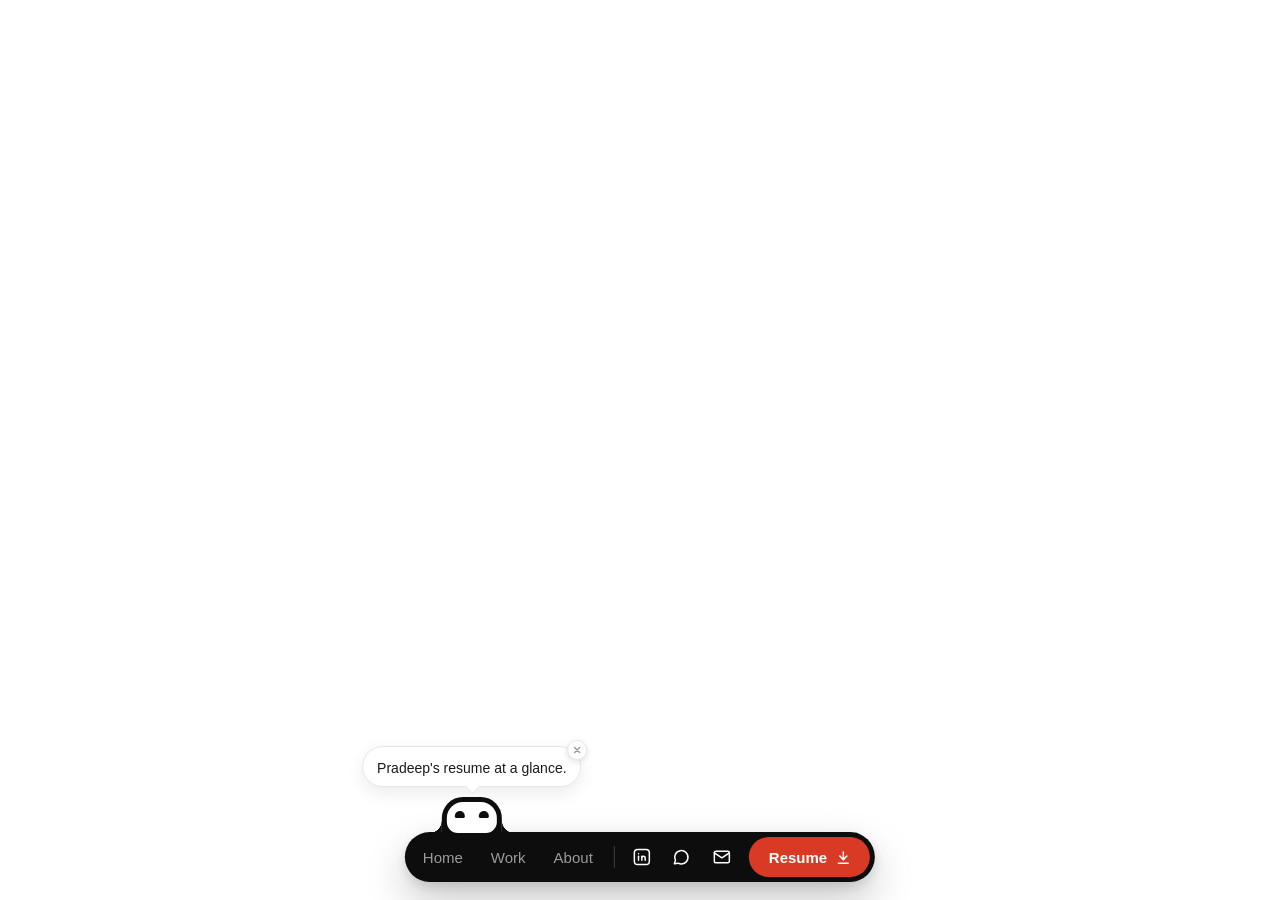
<file: resume.html>
<!doctype html>

<!-- Made in Framer · framer.com -->

<!-- Published Oct 27, 2026, 5:00 PM UTC -->

<html lang="en">

<head>
<!-- theme-boot: apply the saved dark theme before the first paint, so moving
     between pages never flashes a white screen while the page loads. -->
<script>try{if(localStorage.getItem("pradeep_theme")==="dark"){var d=document.documentElement;d.setAttribute("toggle-theme","dark")}}catch(e){}</script>
<style>html[toggle-theme="dark"],html[toggle-theme="dark"] body{background-color:#1a1a1a;color-scheme:dark}</style>
<!-- Perf: open connections to the CDNs early. Framer renders the whole page in JS,
     so its modules and fonts are on the critical path. -->
<link rel="preconnect" href="https://framerusercontent.com" crossorigin>
<link rel="preconnect" href="https://framerusercontent.com">
<link rel="preconnect" href="https://fonts.gstatic.com" crossorigin>
<script>
// Framer's router renders from its own route ("/resume"), so the URL is swapped
// while the page boots. Once loaded the real file URL is put back, so Back
// and reload request a file that exists instead of a missing "/resume".
try {
  var realUrl = location.href;
  history.replaceState(null, "", "/resume");
  window.addEventListener("load", function () {
    setTimeout(function () {
      try { history.replaceState(history.state, "", realUrl); } catch(e) {}
    }, 0);
  });
} catch(e) {}

document.addEventListener("click", function(e) {
  var a = e.target.closest("a");
  if (!a) return;
  var href = a.getAttribute("href");
  if (!href) return;

  // Project cards: open the local case study pages instead of Framer's hosted
  // CMS pages (which bring their own extra navigation bar)
  var caseStudies = {
    "fitness-tracker-app-revamp": "./fitness-tracker.html",
    "social-dining-app-design": "./social-dining.html",
    "collaborative-learning-app-design": "./collaborative-learning.html",
    "lomo-track": "./lomo-track.html"
  };
  var slug = (href.match(/projects\/([a-z0-9-]+)\/?$/) || [])[1];
  if (slug && caseStudies[slug]) {
    e.preventDefault();
    e.stopImmediatePropagation();
    window.location.href = caseStudies[slug];
    return;
  }

  if (href === "/projects" || href === "./projects" || href.endsWith("/projects")) {
    e.preventDefault();
    window.location.href = "./projects.html";
  } else if (href === "/about" || href === "./about" || href.endsWith("/about")) {
    e.preventDefault();
    window.location.href = "./about.html";
  } else if (href === "/" || href === "./") {
    e.preventDefault();
    window.location.href = "./index.html";
  }
}, true);
</script>
<title>Resume - Pradeep UX Portfolio</title>

	<meta charset="utf-8">

	<meta name="viewport" content="width=device-width">

	<meta name="generator" content="Framer 68e1053">

	<title>Pradeep - UX Portfolio</title>

    <link rel="canonical" href="https://ux-portfolio-pradeep.framer.website/"><meta property="og:url" content="https://ux-portfolio-pradeep.framer.website/"><meta name="description" content="Designed for new designers, this Framer Template makes portfolio creation easy. Its minimalist, customizable design lets you add personal touches efficiently.">

    <meta name="framer-search-index" content="https://framerusercontent.com/sites/4tGCKX4DF1nGIVxzL1r9zE/searchIndex-YKefqecwpSdL.json">

    <meta name="framer-search-index-fallback" content="https://framerusercontent.com/sites/4tGCKX4DF1nGIVxzL1r9zE/searchIndex-vO0HWZeiZudH.json">

    <link href="https://framerusercontent.com/images/rfN9d7siUxypcepbPeCJwhFuNs.jpeg" rel="icon" media="(prefers-color-scheme: light)">

    <link href="https://framerusercontent.com/images/rfN9d7siUxypcepbPeCJwhFuNs.jpeg" rel="icon" media="(prefers-color-scheme: dark)">

    <!-- Open Graph -->

    <meta property="og:type" content="website">

    <meta property="og:title" content="Pradeep - UX Portfolio">

    <meta property="og:description" content="Designed for new designers, this Framer Template makes portfolio creation easy. Its minimalist, customizable design lets you add personal touches efficiently.">

    <!-- X -->

    <meta name="twitter:card" content="summary_large_image">

    <meta name="twitter:title" content="Pradeep - UX Portfolio">

    <meta name="twitter:description" content="Designed for new designers, this Framer Template makes portfolio creation easy. Its minimalist, customizable design lets you add personal touches efficiently.">

	

	

	<!-- Disable Framer Editor Bar and Badges -->
	<script type="importmap">
	{
		"imports": {
			"https://framer.com/edit/init.mjs": "data:text/javascript,export function createEditorBar(){ return () => null; }",
			"https://app.framerstatic.com/EditButton-R7A5IJKH.mjs": "data:text/javascript,export function EditButton(){ return null; }",
			"./PX9hIOIVM.B4NMid4O.mjs": "data:text/javascript,export default function Badge(){ return null; }"
		}
	}
	</script>
	<script>
	try {
		localStorage.removeItem("__framer_force_showing_editorbar_since");
		for (var k in localStorage) {
			if (k.indexOf("framer") !== -1) localStorage.removeItem(k);
		}
	} catch(e) {}
	(function() {
		function removeFramerElements() {
			var badge = document.getElementById("__framer-badge-container");
			if (badge) badge.style.setProperty("display", "none", "important");
			var editor = document.getElementById("__framer-editorbar");
			if (editor) editor.remove();
			var badges = document.querySelectorAll(".__framer-badge, a[href*='framer.com'], [data-framer-name='Edit Content']");
			for (var i = 0; i < badges.length; i++) {
				if (badges[i].closest("#__framer-badge-container") || badges[i].classList.contains("__framer-badge") || badges[i].getAttribute("data-framer-name") === "Edit Content") {
					badges[i].style.setProperty("display", "none", "important");
				}
			}
		}
		if (typeof document !== "undefined") {
			document.addEventListener("DOMContentLoaded", removeFramerElements);
			window.addEventListener("load", removeFramerElements);
			if (typeof MutationObserver !== "undefined") {
				new MutationObserver(removeFramerElements).observe(document.documentElement, { childList: true, subtree: true });
			}
		}
	})();
	</script>
	<style>
	#__framer-badge-container,
	.__framer-badge,
	#__framer-editorbar,
	[data-framer-name="Edit Content"],
	button[class*="EditButton"],
	div[class*="EditButton"],
	iframe[id*="framer"],
	.framer-badge {
		display: none !important;
		visibility: hidden !important;
		opacity: 0 !important;
		pointer-events: none !important;
		clip: rect(0,0,0,0) !important;
		width: 0 !important;
		height: 0 !important;
		position: absolute !important;
		top: -9999px !important;
		left: -9999px !important;
	}
	</style>

	

	<link rel="stylesheet" href="css/framer-responsive.css">
	<link rel="stylesheet" href="css/bot-nav.css">
	<script src="js/bot-nav.js" defer></script>
	<script src="js/theme-toggle.js" defer></script>

	<!-- Start of headStart -->

    

    <!-- End of headStart -->

	

	<style data-framer-font-css>/* cyrillic-ext */

@font-face {

  font-family: 'Manrope';

  font-style: normal;

  font-weight: 400;

  font-display: swap;

  src: url(https://fonts.gstatic.com/s/manrope/v20/xn7gYHE41ni1AdIRggqxSuXd.woff2) format('woff2');

  unicode-range: U+0460-052F, U+1C80-1C8A, U+20B4, U+2DE0-2DFF, U+A640-A69F, U+FE2E-FE2F;

}

/* cyrillic */

@font-face {

  font-family: 'Manrope';

  font-style: normal;

  font-weight: 400;

  font-display: swap;

  src: url(https://fonts.gstatic.com/s/manrope/v20/xn7gYHE41ni1AdIRggOxSuXd.woff2) format('woff2');

  unicode-range: U+0301, U+0400-045F, U+0490-0491, U+04B0-04B1, U+2116;

}

/* greek */

@font-face {

  font-family: 'Manrope';

  font-style: normal;

  font-weight: 400;

  font-display: swap;

  src: url(https://fonts.gstatic.com/s/manrope/v20/xn7gYHE41ni1AdIRggSxSuXd.woff2) format('woff2');

  unicode-range: U+0370-0377, U+037A-037F, U+0384-038A, U+038C, U+038E-03A1, U+03A3-03FF;

}

/* vietnamese */

@font-face {

  font-family: 'Manrope';

  font-style: normal;

  font-weight: 400;

  font-display: swap;

  src: url(https://fonts.gstatic.com/s/manrope/v20/xn7gYHE41ni1AdIRggixSuXd.woff2) format('woff2');

  unicode-range: U+0102-0103, U+0110-0111, U+0128-0129, U+0168-0169, U+01A0-01A1, U+01AF-01B0, U+0300-0301, U+0303-0304, U+0308-0309, U+0323, U+0329, U+1EA0-1EF9, U+20AB;

}

/* latin-ext */

@font-face {

  font-family: 'Manrope';

  font-style: normal;

  font-weight: 400;

  font-display: swap;

  src: url(https://fonts.gstatic.com/s/manrope/v20/xn7gYHE41ni1AdIRggmxSuXd.woff2) format('woff2');

  unicode-range: U+0100-02BA, U+02BD-02C5, U+02C7-02CC, U+02CE-02D7, U+02DD-02FF, U+0304, U+0308, U+0329, U+1D00-1DBF, U+1E00-1E9F, U+1EF2-1EFF, U+2020, U+20A0-20AB, U+20AD-20C4, U+2113, U+2C60-2C7F, U+A720-A7FF;

}

/* latin */

@font-face {

  font-family: 'Manrope';

  font-style: normal;

  font-weight: 400;

  font-display: swap;

  src: url(https://fonts.gstatic.com/s/manrope/v20/xn7gYHE41ni1AdIRggexSg.woff2) format('woff2');

  unicode-range: U+0000-00FF, U+0131, U+0152-0153, U+02BB-02BC, U+02C6, U+02DA, U+02DC, U+0304, U+0308, U+0329, U+2000-206F, U+20AC, U+2122, U+2191, U+2193, U+2212, U+2215, U+FEFF, U+FFFD;

}

/* cyrillic-ext */

@font-face {

  font-family: 'Manrope';

  font-style: normal;

  font-weight: 500;

  font-display: swap;

  src: url(https://fonts.gstatic.com/s/manrope/v20/xn7gYHE41ni1AdIRggqxSuXd.woff2) format('woff2');

  unicode-range: U+0460-052F, U+1C80-1C8A, U+20B4, U+2DE0-2DFF, U+A640-A69F, U+FE2E-FE2F;

}

/* cyrillic */

@font-face {

  font-family: 'Manrope';

  font-style: normal;

  font-weight: 500;

  font-display: swap;

  src: url(https://fonts.gstatic.com/s/manrope/v20/xn7gYHE41ni1AdIRggOxSuXd.woff2) format('woff2');

  unicode-range: U+0301, U+0400-045F, U+0490-0491, U+04B0-04B1, U+2116;

}

/* greek */

@font-face {

  font-family: 'Manrope';

  font-style: normal;

  font-weight: 500;

  font-display: swap;

  src: url(https://fonts.gstatic.com/s/manrope/v20/xn7gYHE41ni1AdIRggSxSuXd.woff2) format('woff2');

  unicode-range: U+0370-0377, U+037A-037F, U+0384-038A, U+038C, U+038E-03A1, U+03A3-03FF;

}

/* vietnamese */

@font-face {

  font-family: 'Manrope';

  font-style: normal;

  font-weight: 500;

  font-display: swap;

  src: url(https://fonts.gstatic.com/s/manrope/v20/xn7gYHE41ni1AdIRggixSuXd.woff2) format('woff2');

  unicode-range: U+0102-0103, U+0110-0111, U+0128-0129, U+0168-0169, U+01A0-01A1, U+01AF-01B0, U+0300-0301, U+0303-0304, U+0308-0309, U+0323, U+0329, U+1EA0-1EF9, U+20AB;

}

/* latin-ext */

@font-face {

  font-family: 'Manrope';

  font-style: normal;

  font-weight: 500;

  font-display: swap;

  src: url(https://fonts.gstatic.com/s/manrope/v20/xn7gYHE41ni1AdIRggmxSuXd.woff2) format('woff2');

  unicode-range: U+0100-02BA, U+02BD-02C5, U+02C7-02CC, U+02CE-02D7, U+02DD-02FF, U+0304, U+0308, U+0329, U+1D00-1DBF, U+1E00-1E9F, U+1EF2-1EFF, U+2020, U+20A0-20AB, U+20AD-20C4, U+2113, U+2C60-2C7F, U+A720-A7FF;

}

/* latin */

@font-face {

  font-family: 'Manrope';

  font-style: normal;

  font-weight: 500;

  font-display: swap;

  src: url(https://fonts.gstatic.com/s/manrope/v20/xn7gYHE41ni1AdIRggexSg.woff2) format('woff2');

  unicode-range: U+0000-00FF, U+0131, U+0152-0153, U+02BB-02BC, U+02C6, U+02DA, U+02DC, U+0304, U+0308, U+0329, U+2000-206F, U+20AC, U+2122, U+2191, U+2193, U+2212, U+2215, U+FEFF, U+FFFD;

}

/* cyrillic-ext */

@font-face {

  font-family: 'Manrope';

  font-style: normal;

  font-weight: 600;

  font-display: swap;

  src: url(https://fonts.gstatic.com/s/manrope/v20/xn7gYHE41ni1AdIRggqxSuXd.woff2) format('woff2');

  unicode-range: U+0460-052F, U+1C80-1C8A, U+20B4, U+2DE0-2DFF, U+A640-A69F, U+FE2E-FE2F;

}

/* cyrillic */

@font-face {

  font-family: 'Manrope';

  font-style: normal;

  font-weight: 600;

  font-display: swap;

  src: url(https://fonts.gstatic.com/s/manrope/v20/xn7gYHE41ni1AdIRggOxSuXd.woff2) format('woff2');

  unicode-range: U+0301, U+0400-045F, U+0490-0491, U+04B0-04B1, U+2116;

}

/* greek */

@font-face {

  font-family: 'Manrope';

  font-style: normal;

  font-weight: 600;

  font-display: swap;

  src: url(https://fonts.gstatic.com/s/manrope/v20/xn7gYHE41ni1AdIRggSxSuXd.woff2) format('woff2');

  unicode-range: U+0370-0377, U+037A-037F, U+0384-038A, U+038C, U+038E-03A1, U+03A3-03FF;

}

/* vietnamese */

@font-face {

  font-family: 'Manrope';

  font-style: normal;

  font-weight: 600;

  font-display: swap;

  src: url(https://fonts.gstatic.com/s/manrope/v20/xn7gYHE41ni1AdIRggixSuXd.woff2) format('woff2');

  unicode-range: U+0102-0103, U+0110-0111, U+0128-0129, U+0168-0169, U+01A0-01A1, U+01AF-01B0, U+0300-0301, U+0303-0304, U+0308-0309, U+0323, U+0329, U+1EA0-1EF9, U+20AB;

}

/* latin-ext */

@font-face {

  font-family: 'Manrope';

  font-style: normal;

  font-weight: 600;

  font-display: swap;

  src: url(https://fonts.gstatic.com/s/manrope/v20/xn7gYHE41ni1AdIRggmxSuXd.woff2) format('woff2');

  unicode-range: U+0100-02BA, U+02BD-02C5, U+02C7-02CC, U+02CE-02D7, U+02DD-02FF, U+0304, U+0308, U+0329, U+1D00-1DBF, U+1E00-1E9F, U+1EF2-1EFF, U+2020, U+20A0-20AB, U+20AD-20C4, U+2113, U+2C60-2C7F, U+A720-A7FF;

}

/* latin */

@font-face {

  font-family: 'Manrope';

  font-style: normal;

  font-weight: 600;

  font-display: swap;

  src: url(https://fonts.gstatic.com/s/manrope/v20/xn7gYHE41ni1AdIRggexSg.woff2) format('woff2');

  unicode-range: U+0000-00FF, U+0131, U+0152-0153, U+02BB-02BC, U+02C6, U+02DA, U+02DC, U+0304, U+0308, U+0329, U+2000-206F, U+20AC, U+2122, U+2191, U+2193, U+2212, U+2215, U+FEFF, U+FFFD;

}

/* cyrillic-ext */

@font-face {

  font-family: 'Manrope';

  font-style: normal;

  font-weight: 700;

  font-display: swap;

  src: url(https://fonts.gstatic.com/s/manrope/v20/xn7gYHE41ni1AdIRggqxSuXd.woff2) format('woff2');

  unicode-range: U+0460-052F, U+1C80-1C8A, U+20B4, U+2DE0-2DFF, U+A640-A69F, U+FE2E-FE2F;

}

/* cyrillic */

@font-face {

  font-family: 'Manrope';

  font-style: normal;

  font-weight: 700;

  font-display: swap;

  src: url(https://fonts.gstatic.com/s/manrope/v20/xn7gYHE41ni1AdIRggOxSuXd.woff2) format('woff2');

  unicode-range: U+0301, U+0400-045F, U+0490-0491, U+04B0-04B1, U+2116;

}

/* greek */

@font-face {

  font-family: 'Manrope';

  font-style: normal;

  font-weight: 700;

  font-display: swap;

  src: url(https://fonts.gstatic.com/s/manrope/v20/xn7gYHE41ni1AdIRggSxSuXd.woff2) format('woff2');

  unicode-range: U+0370-0377, U+037A-037F, U+0384-038A, U+038C, U+038E-03A1, U+03A3-03FF;

}

/* vietnamese */

@font-face {

  font-family: 'Manrope';

  font-style: normal;

  font-weight: 700;

  font-display: swap;

  src: url(https://fonts.gstatic.com/s/manrope/v20/xn7gYHE41ni1AdIRggixSuXd.woff2) format('woff2');

  unicode-range: U+0102-0103, U+0110-0111, U+0128-0129, U+0168-0169, U+01A0-01A1, U+01AF-01B0, U+0300-0301, U+0303-0304, U+0308-0309, U+0323, U+0329, U+1EA0-1EF9, U+20AB;

}

/* latin-ext */

@font-face {

  font-family: 'Manrope';

  font-style: normal;

  font-weight: 700;

  font-display: swap;

  src: url(https://fonts.gstatic.com/s/manrope/v20/xn7gYHE41ni1AdIRggmxSuXd.woff2) format('woff2');

  unicode-range: U+0100-02BA, U+02BD-02C5, U+02C7-02CC, U+02CE-02D7, U+02DD-02FF, U+0304, U+0308, U+0329, U+1D00-1DBF, U+1E00-1E9F, U+1EF2-1EFF, U+2020, U+20A0-20AB, U+20AD-20C4, U+2113, U+2C60-2C7F, U+A720-A7FF;

}

/* latin */

@font-face {

  font-family: 'Manrope';

  font-style: normal;

  font-weight: 700;

  font-display: swap;

  src: url(https://fonts.gstatic.com/s/manrope/v20/xn7gYHE41ni1AdIRggexSg.woff2) format('woff2');

  unicode-range: U+0000-00FF, U+0131, U+0152-0153, U+02BB-02BC, U+02C6, U+02DA, U+02DC, U+0304, U+0308, U+0329, U+2000-206F, U+20AC, U+2122, U+2191, U+2193, U+2212, U+2215, U+FEFF, U+FFFD;

}

/* cyrillic-ext */

@font-face {

  font-family: 'Manrope';

  font-style: normal;

  font-weight: 800;

  font-display: swap;

  src: url(https://fonts.gstatic.com/s/manrope/v20/xn7gYHE41ni1AdIRggqxSuXd.woff2) format('woff2');

  unicode-range: U+0460-052F, U+1C80-1C8A, U+20B4, U+2DE0-2DFF, U+A640-A69F, U+FE2E-FE2F;

}

/* cyrillic */

@font-face {

  font-family: 'Manrope';

  font-style: normal;

  font-weight: 800;

  font-display: swap;

  src: url(https://fonts.gstatic.com/s/manrope/v20/xn7gYHE41ni1AdIRggOxSuXd.woff2) format('woff2');

  unicode-range: U+0301, U+0400-045F, U+0490-0491, U+04B0-04B1, U+2116;

}

/* greek */

@font-face {

  font-family: 'Manrope';

  font-style: normal;

  font-weight: 800;

  font-display: swap;

  src: url(https://fonts.gstatic.com/s/manrope/v20/xn7gYHE41ni1AdIRggSxSuXd.woff2) format('woff2');

  unicode-range: U+0370-0377, U+037A-037F, U+0384-038A, U+038C, U+038E-03A1, U+03A3-03FF;

}

/* vietnamese */

@font-face {

  font-family: 'Manrope';

  font-style: normal;

  font-weight: 800;

  font-display: swap;

  src: url(https://fonts.gstatic.com/s/manrope/v20/xn7gYHE41ni1AdIRggixSuXd.woff2) format('woff2');

  unicode-range: U+0102-0103, U+0110-0111, U+0128-0129, U+0168-0169, U+01A0-01A1, U+01AF-01B0, U+0300-0301, U+0303-0304, U+0308-0309, U+0323, U+0329, U+1EA0-1EF9, U+20AB;

}

/* latin-ext */

@font-face {

  font-family: 'Manrope';

  font-style: normal;

  font-weight: 800;

  font-display: swap;

  src: url(https://fonts.gstatic.com/s/manrope/v20/xn7gYHE41ni1AdIRggmxSuXd.woff2) format('woff2');

  unicode-range: U+0100-02BA, U+02BD-02C5, U+02C7-02CC, U+02CE-02D7, U+02DD-02FF, U+0304, U+0308, U+0329, U+1D00-1DBF, U+1E00-1E9F, U+1EF2-1EFF, U+2020, U+20A0-20AB, U+20AD-20C4, U+2113, U+2C60-2C7F, U+A720-A7FF;

}

/* latin */

@font-face {

  font-family: 'Manrope';

  font-style: normal;

  font-weight: 800;

  font-display: swap;

  src: url(https://fonts.gstatic.com/s/manrope/v20/xn7gYHE41ni1AdIRggexSg.woff2) format('woff2');

  unicode-range: U+0000-00FF, U+0131, U+0152-0153, U+02BB-02BC, U+02C6, U+02DA, U+02DC, U+0304, U+0308, U+0329, U+2000-206F, U+20AC, U+2122, U+2191, U+2193, U+2212, U+2215, U+FEFF, U+FFFD;

}

/* latin-ext */

@font-face {

  font-family: 'DM Mono';

  font-style: normal;

  font-weight: 400;

  src: url(https://fonts.gstatic.com/s/dmmono/v16/aFTU7PB1QTsUX8KYthSQBLyM.woff2) format('woff2');

  unicode-range: U+0100-02BA, U+02BD-02C5, U+02C7-02CC, U+02CE-02D7, U+02DD-02FF, U+0304, U+0308, U+0329, U+1D00-1DBF, U+1E00-1E9F, U+1EF2-1EFF, U+2020, U+20A0-20AB, U+20AD-20C4, U+2113, U+2C60-2C7F, U+A720-A7FF;

}

/* latin */

@font-face {

  font-family: 'DM Mono';

  font-style: normal;

  font-weight: 400;

  src: url(https://fonts.gstatic.com/s/dmmono/v16/aFTU7PB1QTsUX8KYthqQBA.woff2) format('woff2');

  unicode-range: U+0000-00FF, U+0131, U+0152-0153, U+02BB-02BC, U+02C6, U+02DA, U+02DC, U+0304, U+0308, U+0329, U+2000-206F, U+20AC, U+2122, U+2191, U+2193, U+2212, U+2215, U+FEFF, U+FFFD;

}

/* cherokee */

@font-face {

  font-family: 'Explora';

  font-style: normal;

  font-weight: 400;

  src: url(https://fonts.gstatic.com/s/explora/v11/tsstApxFfjUH4wrvQ06Fo0C3.woff2) format('woff2');

  unicode-range: U+0300-0302, U+0304, U+030B-030C, U+0323-0324, U+0330-0331, U+13A0-13FF, U+AB70-ABBF;

}

/* vietnamese */

@font-face {

  font-family: 'Explora';

  font-style: normal;

  font-weight: 400;

  src: url(https://fonts.gstatic.com/s/explora/v11/tsstApxFfjUH4wrvQ1KFo0C3.woff2) format('woff2');

  unicode-range: U+0102-0103, U+0110-0111, U+0128-0129, U+0168-0169, U+01A0-01A1, U+01AF-01B0, U+0300-0301, U+0303-0304, U+0308-0309, U+0323, U+0329, U+1EA0-1EF9, U+20AB;

}

/* latin-ext */

@font-face {

  font-family: 'Explora';

  font-style: normal;

  font-weight: 400;

  src: url(https://fonts.gstatic.com/s/explora/v11/tsstApxFfjUH4wrvQ1OFo0C3.woff2) format('woff2');

  unicode-range: U+0100-02BA, U+02BD-02C5, U+02C7-02CC, U+02CE-02D7, U+02DD-02FF, U+0304, U+0308, U+0329, U+1D00-1DBF, U+1E00-1E9F, U+1EF2-1EFF, U+2020, U+20A0-20AB, U+20AD-20C4, U+2113, U+2C60-2C7F, U+A720-A7FF;

}

/* latin */

@font-face {

  font-family: 'Explora';

  font-style: normal;

  font-weight: 400;

  src: url(https://fonts.gstatic.com/s/explora/v11/tsstApxFfjUH4wrvQ12Fow.woff2) format('woff2');

  unicode-range: U+0000-00FF, U+0131, U+0152-0153, U+02BB-02BC, U+02C6, U+02DA, U+02DC, U+0304, U+0308, U+0329, U+2000-206F, U+20AC, U+2122, U+2191, U+2193, U+2212, U+2215, U+FEFF, U+FFFD;

}

/* cyrillic-ext */

@font-face {

  font-family: 'Fragment Mono';

  font-style: normal;

  font-weight: 400;

  src: url(https://fonts.gstatic.com/s/fragmentmono/v6/4iCr6K5wfMRRjxp0DA6-2CLnB45HhrUI.woff2) format('woff2');

  unicode-range: U+0460-052F, U+1C80-1C8A, U+20B4, U+2DE0-2DFF, U+A640-A69F, U+FE2E-FE2F;

}

/* latin-ext */

@font-face {

  font-family: 'Fragment Mono';

  font-style: normal;

  font-weight: 400;

  src: url(https://fonts.gstatic.com/s/fragmentmono/v6/4iCr6K5wfMRRjxp0DA6-2CLnB41HhrUI.woff2) format('woff2');

  unicode-range: U+0100-02BA, U+02BD-02C5, U+02C7-02CC, U+02CE-02D7, U+02DD-02FF, U+0304, U+0308, U+0329, U+1D00-1DBF, U+1E00-1E9F, U+1EF2-1EFF, U+2020, U+20A0-20AB, U+20AD-20C4, U+2113, U+2C60-2C7F, U+A720-A7FF;

}

/* latin */

@font-face {

  font-family: 'Fragment Mono';

  font-style: normal;

  font-weight: 400;

  src: url(https://fonts.gstatic.com/s/fragmentmono/v6/4iCr6K5wfMRRjxp0DA6-2CLnB4NHhg.woff2) format('woff2');

  unicode-range: U+0000-00FF, U+0131, U+0152-0153, U+02BB-02BC, U+02C6, U+02DA, U+02DC, U+0304, U+0308, U+0329, U+2000-206F, U+20AC, U+2122, U+2191, U+2193, U+2212, U+2215, U+FEFF, U+FFFD;

}



@font-face { font-family: "Instrument Sans"; src: url("https://fonts.gstatic.com/s/instrumentsans/v4/pximypc9vsFDm051Uf6KVwgkfoSxQ0GsQv8ToedPibnr-yp2JGEJOH9npSTF-QfwmS0v3_7Y.woff2"); font-display: swap; font-style: normal; font-weight: 400 }

@font-face { font-family: "Instrument Sans"; src: url("https://fonts.gstatic.com/s/instrumentsans/v4/pximypc9vsFDm051Uf6KVwgkfoSxQ0GsQv8ToedPibnr-yp2JGEJOH9npST3-QfwmS0v3_7Y.woff2"); font-display: swap; font-style: normal; font-weight: 500 }

@font-face { font-family: "Instrument Sans"; src: url("https://fonts.gstatic.com/s/instrumentsans/v4/pximypc9vsFDm051Uf6KVwgkfoSxQ0GsQv8ToedPibnr-yp2JGEJOH9npSQi_gfwmS0v3_7Y.woff2"); font-display: swap; font-style: normal; font-weight: 700 }

@font-face { font-family: "Instrument Sans"; src: url("https://fonts.gstatic.com/s/instrumentsans/v4/pxigypc9vsFDm051Uf6KVwgkfoSbSnNPooZAN0lInHGpCWNE27lgU-XJojENugixkywN2u7YUwU.woff2"); font-display: swap; font-style: italic; font-weight: 700 }

@font-face { font-family: "Instrument Sans"; src: url("https://fonts.gstatic.com/s/instrumentsans/v4/pxigypc9vsFDm051Uf6KVwgkfoSbSnNPooZAN0lInHGpCWNE27lgU-XJojENut22kywN2u7YUwU.woff2"); font-display: swap; font-style: italic; font-weight: 500 }

@font-face { font-family: "Inter Display"; src: url("https://framerusercontent.com/assets/ePuN3mCjzajIHnyCdvKBFiZkyY0.woff2"); font-display: swap; font-style: normal; font-weight: 500; unicode-range: U+0460-052F, U+1C80-1C88, U+20B4, U+2DE0-2DFF, U+A640-A69F, U+FE2E-FE2F }

@font-face { font-family: "Inter Display"; src: url("https://framerusercontent.com/assets/V3j1L0o5vPFKe26Sw4HcpXCfHo.woff2"); font-display: swap; font-style: normal; font-weight: 500; unicode-range: U+0301, U+0400-045F, U+0490-0491, U+04B0-04B1, U+2116 }

@font-face { font-family: "Inter Display"; src: url("https://framerusercontent.com/assets/F3kdpd2N0cToWV5huaZjjgM.woff2"); font-display: swap; font-style: normal; font-weight: 500; unicode-range: U+1F00-1FFF }

@font-face { font-family: "Inter Display"; src: url("https://framerusercontent.com/assets/0iDmxkizU9goZoclqIqsV5rvETU.woff2"); font-display: swap; font-style: normal; font-weight: 500; unicode-range: U+0370-03FF }

@font-face { font-family: "Inter Display"; src: url("https://framerusercontent.com/assets/r0mv3NegmA0akcQsNFotG32Las.woff2"); font-display: swap; font-style: normal; font-weight: 500; unicode-range: U+0100-024F, U+0259, U+1E00-1EFF, U+2020, U+20A0-20AB, U+20AD-20CF, U+2113, U+2C60-2C7F, U+A720-A7FF }

@font-face { font-family: "Inter Display"; src: url("https://framerusercontent.com/assets/iwWTDc49ENF2tCHbqlNARXw6Ug.woff2"); font-display: swap; font-style: normal; font-weight: 500; unicode-range: U+0000-00FF, U+0131, U+0152-0153, U+02BB-02BC, U+02C6, U+02DA, U+02DC, U+2000-206F, U+2070, U+2074-207E, U+2080-208E, U+20AC, U+2122, U+2191, U+2193, U+2212, U+2215, U+FEFF, U+FFFD }

@font-face { font-family: "Inter Display"; src: url("https://framerusercontent.com/assets/Ii21jnSJkulBKsHHXKlapi7fv9w.woff2"); font-display: swap; font-style: normal; font-weight: 500; unicode-range: U+0102-0103, U+0110-0111, U+0128-0129, U+0168-0169, U+01A0-01A1, U+01AF-01B0, U+1EA0-1EF9, U+20AB }

@font-face { font-family: "Inter Display"; src: url("https://framerusercontent.com/assets/2uIBiALfCHVpWbHqRMZutfT7giU.woff2"); font-display: swap; font-style: normal; font-weight: 400; unicode-range: U+0460-052F, U+1C80-1C88, U+20B4, U+2DE0-2DFF, U+A640-A69F, U+FE2E-FE2F }

@font-face { font-family: "Inter Display"; src: url("https://framerusercontent.com/assets/Zwfz6xbVe5pmcWRJRgBDHnMkOkI.woff2"); font-display: swap; font-style: normal; font-weight: 400; unicode-range: U+0301, U+0400-045F, U+0490-0491, U+04B0-04B1, U+2116 }

@font-face { font-family: "Inter Display"; src: url("https://framerusercontent.com/assets/U9LaDDmbRhzX3sB8g8glTy5feTE.woff2"); font-display: swap; font-style: normal; font-weight: 400; unicode-range: U+1F00-1FFF }

@font-face { font-family: "Inter Display"; src: url("https://framerusercontent.com/assets/tVew2LzXJ1t7QfxP1gdTIdj2o0g.woff2"); font-display: swap; font-style: normal; font-weight: 400; unicode-range: U+0370-03FF }

@font-face { font-family: "Inter Display"; src: url("https://framerusercontent.com/assets/DF7bjCRmStYPqSb945lAlMfCCVQ.woff2"); font-display: swap; font-style: normal; font-weight: 400; unicode-range: U+0100-024F, U+0259, U+1E00-1EFF, U+2020, U+20A0-20AB, U+20AD-20CF, U+2113, U+2C60-2C7F, U+A720-A7FF }

@font-face { font-family: "Inter Display"; src: url("https://framerusercontent.com/assets/bHYNJqzTyl2lqvmMiRRS6Y16Es.woff2"); font-display: swap; font-style: normal; font-weight: 400; unicode-range: U+0000-00FF, U+0131, U+0152-0153, U+02BB-02BC, U+02C6, U+02DA, U+02DC, U+2000-206F, U+2070, U+2074-207E, U+2080-208E, U+20AC, U+2122, U+2191, U+2193, U+2212, U+2215, U+FEFF, U+FFFD }

@font-face { font-family: "Inter Display"; src: url("https://framerusercontent.com/assets/vebZUMjGyKkYsfcY73iwWTzLNag.woff2"); font-display: swap; font-style: normal; font-weight: 400; unicode-range: U+0102-0103, U+0110-0111, U+0128-0129, U+0168-0169, U+01A0-01A1, U+01AF-01B0, U+1EA0-1EF9, U+20AB }

@font-face { font-family: "Lora"; src: url("https://framerusercontent.com/third-party-assets/fontshare/wf/LEPTJ56CXEIFZS2BZMKVGQGQR3J75WRT/47CWKKJO46R4EDFFM7QZRCL3WAPMSJU2/36HN3YOOACEGVWTJT3K4CDUJYXSWVW5S.woff2"); font-display: swap; font-style: normal; font-weight: 600 }

@font-face { font-family: "Inter"; src: url("https://framerusercontent.com/assets/5vvr9Vy74if2I6bQbJvbw7SY1pQ.woff2"); font-display: swap; font-style: normal; font-weight: 400; unicode-range: U+0460-052F, U+1C80-1C88, U+20B4, U+2DE0-2DFF, U+A640-A69F, U+FE2E-FE2F }

@font-face { font-family: "Inter"; src: url("https://framerusercontent.com/assets/EOr0mi4hNtlgWNn9if640EZzXCo.woff2"); font-display: swap; font-style: normal; font-weight: 400; unicode-range: U+0301, U+0400-045F, U+0490-0491, U+04B0-04B1, U+2116 }

@font-face { font-family: "Inter"; src: url("https://framerusercontent.com/assets/Y9k9QrlZAqio88Klkmbd8VoMQc.woff2"); font-display: swap; font-style: normal; font-weight: 400; unicode-range: U+1F00-1FFF }

@font-face { font-family: "Inter"; src: url("https://framerusercontent.com/assets/OYrD2tBIBPvoJXiIHnLoOXnY9M.woff2"); font-display: swap; font-style: normal; font-weight: 400; unicode-range: U+0370-03FF }

@font-face { font-family: "Inter"; src: url("https://framerusercontent.com/assets/JeYwfuaPfZHQhEG8U5gtPDZ7WQ.woff2"); font-display: swap; font-style: normal; font-weight: 400; unicode-range: U+0100-024F, U+0259, U+1E00-1EFF, U+2020, U+20A0-20AB, U+20AD-20CF, U+2113, U+2C60-2C7F, U+A720-A7FF }

@font-face { font-family: "Inter"; src: url("https://framerusercontent.com/assets/GrgcKwrN6d3Uz8EwcLHZxwEfC4.woff2"); font-display: swap; font-style: normal; font-weight: 400; unicode-range: U+0000-00FF, U+0131, U+0152-0153, U+02BB-02BC, U+02C6, U+02DA, U+02DC, U+2000-206F, U+2070, U+2074-207E, U+2080-208E, U+20AC, U+2122, U+2191, U+2193, U+2212, U+2215, U+FEFF, U+FFFD }

@font-face { font-family: "Inter"; src: url("https://framerusercontent.com/assets/b6Y37FthZeALduNqHicBT6FutY.woff2"); font-display: swap; font-style: normal; font-weight: 400; unicode-range: U+0102-0103, U+0110-0111, U+0128-0129, U+0168-0169, U+01A0-01A1, U+01AF-01B0, U+1EA0-1EF9, U+20AB }

@font-face { font-family: "Inter"; src: url("https://framerusercontent.com/assets/CfMzU8w2e7tHgF4T4rATMPuWosA.woff2"); font-display: swap; font-style: italic; font-weight: 400; unicode-range: U+0460-052F, U+1C80-1C88, U+20B4, U+2DE0-2DFF, U+A640-A69F, U+FE2E-FE2F }

@font-face { font-family: "Inter"; src: url("https://framerusercontent.com/assets/867QObYax8ANsfX4TGEVU9YiCM.woff2"); font-display: swap; font-style: italic; font-weight: 400; unicode-range: U+0301, U+0400-045F, U+0490-0491, U+04B0-04B1, U+2116 }

@font-face { font-family: "Inter"; src: url("https://framerusercontent.com/assets/Oyn2ZbENFdnW7mt2Lzjk1h9Zb9k.woff2"); font-display: swap; font-style: italic; font-weight: 400; unicode-range: U+1F00-1FFF }

@font-face { font-family: "Inter"; src: url("https://framerusercontent.com/assets/cdAe8hgZ1cMyLu9g005pAW3xMo.woff2"); font-display: swap; font-style: italic; font-weight: 400; unicode-range: U+0370-03FF }

@font-face { font-family: "Inter"; src: url("https://framerusercontent.com/assets/DOfvtmE1UplCq161m6Hj8CSQYg.woff2"); font-display: swap; font-style: italic; font-weight: 400; unicode-range: U+0100-024F, U+0259, U+1E00-1EFF, U+2020, U+20A0-20AB, U+20AD-20CF, U+2113, U+2C60-2C7F, U+A720-A7FF }

@font-face { font-family: "Inter"; src: url("https://framerusercontent.com/assets/pKRFNWFoZl77qYCAIp84lN1h944.woff2"); font-display: swap; font-style: italic; font-weight: 400; unicode-range: U+0000-00FF, U+0131, U+0152-0153, U+02BB-02BC, U+02C6, U+02DA, U+02DC, U+2000-206F, U+2070, U+2074-207E, U+2080-208E, U+20AC, U+2122, U+2191, U+2193, U+2212, U+2215, U+FEFF, U+FFFD }

@font-face { font-family: "Inter"; src: url("https://framerusercontent.com/assets/tKtBcDnBMevsEEJKdNGhhkLzYo.woff2"); font-display: swap; font-style: italic; font-weight: 400; unicode-range: U+0102-0103, U+0110-0111, U+0128-0129, U+0168-0169, U+01A0-01A1, U+01AF-01B0, U+1EA0-1EF9, U+20AB }

@font-face { font-family: "Inter"; src: url("https://framerusercontent.com/assets/NXxvFRoY5LDh3yCm7MEP2jqYk.woff2"); font-style: normal; font-weight: 100; unicode-range: U+0460-052F, U+1C80-1C88, U+20B4, U+2DE0-2DFF, U+A640-A69F, U+FE2E-FE2F }

@font-face { font-family: "Inter"; src: url("https://framerusercontent.com/assets/5CcgcVyoWSqO1THBiISd6oCog.woff2"); font-style: normal; font-weight: 100; unicode-range: U+0301, U+0400-045F, U+0490-0491, U+04B0-04B1, U+2116 }

@font-face { font-family: "Inter"; src: url("https://framerusercontent.com/assets/MF544SVCvk3yNpLIz3pwDXFZPKM.woff2"); font-style: normal; font-weight: 100; unicode-range: U+1F00-1FFF }

@font-face { font-family: "Inter"; src: url("https://framerusercontent.com/assets/TNtxudDBkAm2RXdtU3rvTBwoM.woff2"); font-style: normal; font-weight: 100; unicode-range: U+0370-03FF }

@font-face { font-family: "Inter"; src: url("https://framerusercontent.com/assets/fIabp4VN5z7iJ3lNOz9qfNeQHc.woff2"); font-style: normal; font-weight: 100; unicode-range: U+0100-024F, U+0259, U+1E00-1EFF, U+2020, U+20A0-20AB, U+20AD-20CF, U+2113, U+2C60-2C7F, U+A720-A7FF }

@font-face { font-family: "Inter"; src: url("https://framerusercontent.com/assets/8kSLqTnVCEtjx0nu8PxTD4Nh5UU.woff2"); font-style: normal; font-weight: 100; unicode-range: U+0000-00FF, U+0131, U+0152-0153, U+02BB-02BC, U+02C6, U+02DA, U+02DC, U+2000-206F, U+2070, U+2074-207E, U+2080-208E, U+20AC, U+2122, U+2191, U+2193, U+2212, U+2215, U+FEFF, U+FFFD }

@font-face { font-family: "Inter"; src: url("https://framerusercontent.com/assets/9iRSYClnXA0RMygyIn6yjjWXJw.woff2"); font-style: normal; font-weight: 100; unicode-range: U+0102-0103, U+0110-0111, U+0128-0129, U+0168-0169, U+01A0-01A1, U+01AF-01B0, U+1EA0-1EF9, U+20AB }

@font-face { font-family: "Inter"; src: url("https://framerusercontent.com/assets/MVhJhYeDWxeyqT939zMNyw9p8.woff2"); font-style: normal; font-weight: 200; unicode-range: U+0460-052F, U+1C80-1C88, U+20B4, U+2DE0-2DFF, U+A640-A69F, U+FE2E-FE2F }

@font-face { font-family: "Inter"; src: url("https://framerusercontent.com/assets/WXQXYfAQJIi2pCJACAfWWXfIDqI.woff2"); font-style: normal; font-weight: 200; unicode-range: U+0301, U+0400-045F, U+0490-0491, U+04B0-04B1, U+2116 }

@font-face { font-family: "Inter"; src: url("https://framerusercontent.com/assets/RJeJJARdrtNUtic58kOz7hIgBuE.woff2"); font-style: normal; font-weight: 200; unicode-range: U+1F00-1FFF }

@font-face { font-family: "Inter"; src: url("https://framerusercontent.com/assets/4hBRAuM02i3fsxYDzyNvt5Az2so.woff2"); font-style: normal; font-weight: 200; unicode-range: U+0370-03FF }

@font-face { font-family: "Inter"; src: url("https://framerusercontent.com/assets/fz1JbBffNGgK7BNUI1mmbFBlgA8.woff2"); font-style: normal; font-weight: 200; unicode-range: U+0100-024F, U+0259, U+1E00-1EFF, U+2020, U+20A0-20AB, U+20AD-20CF, U+2113, U+2C60-2C7F, U+A720-A7FF }

@font-face { font-family: "Inter"; src: url("https://framerusercontent.com/assets/Z4sGWU2OKBoXPWulb5P25vULA.woff2"); font-style: normal; font-weight: 200; unicode-range: U+0000-00FF, U+0131, U+0152-0153, U+02BB-02BC, U+02C6, U+02DA, U+02DC, U+2000-206F, U+2070, U+2074-207E, U+2080-208E, U+20AC, U+2122, U+2191, U+2193, U+2212, U+2215, U+FEFF, U+FFFD }

@font-face { font-family: "Inter"; src: url("https://framerusercontent.com/assets/eIZyQwIlHYR0mnMSneEDMtqBPgw.woff2"); font-style: normal; font-weight: 200; unicode-range: U+0102-0103, U+0110-0111, U+0128-0129, U+0168-0169, U+01A0-01A1, U+01AF-01B0, U+1EA0-1EF9, U+20AB }

@font-face { font-family: "Inter"; src: url("https://framerusercontent.com/assets/BkDpl4ghaqvMi1btKFyG2tdbec.woff2"); font-display: swap; font-style: normal; font-weight: 300; unicode-range: U+0460-052F, U+1C80-1C88, U+20B4, U+2DE0-2DFF, U+A640-A69F, U+FE2E-FE2F }

@font-face { font-family: "Inter"; src: url("https://framerusercontent.com/assets/zAMK70AQRFSShJgUiaR5IiIhgzk.woff2"); font-display: swap; font-style: normal; font-weight: 300; unicode-range: U+0301, U+0400-045F, U+0490-0491, U+04B0-04B1, U+2116 }

@font-face { font-family: "Inter"; src: url("https://framerusercontent.com/assets/IETjvc5qzUaRoaruDpPSwCUM8.woff2"); font-display: swap; font-style: normal; font-weight: 300; unicode-range: U+1F00-1FFF }

@font-face { font-family: "Inter"; src: url("https://framerusercontent.com/assets/oLCoaT3ioA0fHdJnWR9W6k7NY.woff2"); font-display: swap; font-style: normal; font-weight: 300; unicode-range: U+0370-03FF }

@font-face { font-family: "Inter"; src: url("https://framerusercontent.com/assets/Sj0PCHQSBjFmEp6NBWg6FNaKc.woff2"); font-display: swap; font-style: normal; font-weight: 300; unicode-range: U+0100-024F, U+0259, U+1E00-1EFF, U+2020, U+20A0-20AB, U+20AD-20CF, U+2113, U+2C60-2C7F, U+A720-A7FF }

@font-face { font-family: "Inter"; src: url("https://framerusercontent.com/assets/aqiiD4LUKkKzXdjGL5UzHq8bo5w.woff2"); font-display: swap; font-style: normal; font-weight: 300; unicode-range: U+0000-00FF, U+0131, U+0152-0153, U+02BB-02BC, U+02C6, U+02DA, U+02DC, U+2000-206F, U+2070, U+2074-207E, U+2080-208E, U+20AC, U+2122, U+2191, U+2193, U+2212, U+2215, U+FEFF, U+FFFD }

@font-face { font-family: "Inter"; src: url("https://framerusercontent.com/assets/H4TfENUY1rh8R9UaSD6vngjJP3M.woff2"); font-display: swap; font-style: normal; font-weight: 300; unicode-range: U+0102-0103, U+0110-0111, U+0128-0129, U+0168-0169, U+01A0-01A1, U+01AF-01B0, U+1EA0-1EF9, U+20AB }

@font-face { font-family: "Inter"; src: url("https://framerusercontent.com/assets/5A3Ce6C9YYmCjpQx9M4inSaKU.woff2"); font-display: swap; font-style: normal; font-weight: 500; unicode-range: U+0460-052F, U+1C80-1C88, U+20B4, U+2DE0-2DFF, U+A640-A69F, U+FE2E-FE2F }

@font-face { font-family: "Inter"; src: url("https://framerusercontent.com/assets/Qx95Xyt0Ka3SGhinnbXIGpEIyP4.woff2"); font-display: swap; font-style: normal; font-weight: 500; unicode-range: U+0301, U+0400-045F, U+0490-0491, U+04B0-04B1, U+2116 }

@font-face { font-family: "Inter"; src: url("https://framerusercontent.com/assets/6mJuEAguuIuMog10gGvH5d3cl8.woff2"); font-display: swap; font-style: normal; font-weight: 500; unicode-range: U+1F00-1FFF }

@font-face { font-family: "Inter"; src: url("https://framerusercontent.com/assets/xYYWaj7wCU5zSQH0eXvSaS19wo.woff2"); font-display: swap; font-style: normal; font-weight: 500; unicode-range: U+0370-03FF }

@font-face { font-family: "Inter"; src: url("https://framerusercontent.com/assets/otTaNuNpVK4RbdlT7zDDdKvQBA.woff2"); font-display: swap; font-style: normal; font-weight: 500; unicode-range: U+0100-024F, U+0259, U+1E00-1EFF, U+2020, U+20A0-20AB, U+20AD-20CF, U+2113, U+2C60-2C7F, U+A720-A7FF }

@font-face { font-family: "Inter"; src: url("https://framerusercontent.com/assets/UjlFhCnUjxhNfep4oYBPqnEssyo.woff2"); font-display: swap; font-style: normal; font-weight: 500; unicode-range: U+0000-00FF, U+0131, U+0152-0153, U+02BB-02BC, U+02C6, U+02DA, U+02DC, U+2000-206F, U+2070, U+2074-207E, U+2080-208E, U+20AC, U+2122, U+2191, U+2193, U+2212, U+2215, U+FEFF, U+FFFD }

@font-face { font-family: "Inter"; src: url("https://framerusercontent.com/assets/DolVirEGb34pEXEp8t8FQBSK4.woff2"); font-display: swap; font-style: normal; font-weight: 500; unicode-range: U+0102-0103, U+0110-0111, U+0128-0129, U+0168-0169, U+01A0-01A1, U+01AF-01B0, U+1EA0-1EF9, U+20AB }

@font-face { font-family: "Inter"; src: url("https://framerusercontent.com/assets/hyOgCu0Xnghbimh0pE8QTvtt2AU.woff2"); font-display: swap; font-style: normal; font-weight: 600; unicode-range: U+0460-052F, U+1C80-1C88, U+20B4, U+2DE0-2DFF, U+A640-A69F, U+FE2E-FE2F }

@font-face { font-family: "Inter"; src: url("https://framerusercontent.com/assets/NeGmSOXrPBfEFIy5YZeHq17LEDA.woff2"); font-display: swap; font-style: normal; font-weight: 600; unicode-range: U+0301, U+0400-045F, U+0490-0491, U+04B0-04B1, U+2116 }

@font-face { font-family: "Inter"; src: url("https://framerusercontent.com/assets/oYaAX5himiTPYuN8vLWnqBbfD2s.woff2"); font-display: swap; font-style: normal; font-weight: 600; unicode-range: U+1F00-1FFF }

@font-face { font-family: "Inter"; src: url("https://framerusercontent.com/assets/lEJLP4R0yuCaMCjSXYHtJw72M.woff2"); font-display: swap; font-style: normal; font-weight: 600; unicode-range: U+0370-03FF }

@font-face { font-family: "Inter"; src: url("https://framerusercontent.com/assets/cRJyLNuTJR5jbyKzGi33wU9cqIQ.woff2"); font-display: swap; font-style: normal; font-weight: 600; unicode-range: U+0100-024F, U+0259, U+1E00-1EFF, U+2020, U+20A0-20AB, U+20AD-20CF, U+2113, U+2C60-2C7F, U+A720-A7FF }

@font-face { font-family: "Inter"; src: url("https://framerusercontent.com/assets/yDtI2UI8XcEg1W2je9XPN3Noo.woff2"); font-display: swap; font-style: normal; font-weight: 600; unicode-range: U+0000-00FF, U+0131, U+0152-0153, U+02BB-02BC, U+02C6, U+02DA, U+02DC, U+2000-206F, U+2070, U+2074-207E, U+2080-208E, U+20AC, U+2122, U+2191, U+2193, U+2212, U+2215, U+FEFF, U+FFFD }

@font-face { font-family: "Inter"; src: url("https://framerusercontent.com/assets/A0Wcc7NgXMjUuFdquHDrIZpzZw0.woff2"); font-display: swap; font-style: normal; font-weight: 600; unicode-range: U+0102-0103, U+0110-0111, U+0128-0129, U+0168-0169, U+01A0-01A1, U+01AF-01B0, U+1EA0-1EF9, U+20AB }

@font-face { font-family: "Inter"; src: url("https://framerusercontent.com/assets/DpPBYI0sL4fYLgAkX8KXOPVt7c.woff2"); font-display: swap; font-style: normal; font-weight: 700; unicode-range: U+0460-052F, U+1C80-1C88, U+20B4, U+2DE0-2DFF, U+A640-A69F, U+FE2E-FE2F }

@font-face { font-family: "Inter"; src: url("https://framerusercontent.com/assets/4RAEQdEOrcnDkhHiiCbJOw92Lk.woff2"); font-display: swap; font-style: normal; font-weight: 700; unicode-range: U+0301, U+0400-045F, U+0490-0491, U+04B0-04B1, U+2116 }

@font-face { font-family: "Inter"; src: url("https://framerusercontent.com/assets/1K3W8DizY3v4emK8Mb08YHxTbs.woff2"); font-display: swap; font-style: normal; font-weight: 700; unicode-range: U+1F00-1FFF }

@font-face { font-family: "Inter"; src: url("https://framerusercontent.com/assets/tUSCtfYVM1I1IchuyCwz9gDdQ.woff2"); font-display: swap; font-style: normal; font-weight: 700; unicode-range: U+0370-03FF }

@font-face { font-family: "Inter"; src: url("https://framerusercontent.com/assets/VgYFWiwsAC5OYxAycRXXvhze58.woff2"); font-display: swap; font-style: normal; font-weight: 700; unicode-range: U+0100-024F, U+0259, U+1E00-1EFF, U+2020, U+20A0-20AB, U+20AD-20CF, U+2113, U+2C60-2C7F, U+A720-A7FF }

@font-face { font-family: "Inter"; src: url("https://framerusercontent.com/assets/syRNPWzAMIrcJ3wIlPIP43KjQs.woff2"); font-display: swap; font-style: normal; font-weight: 700; unicode-range: U+0000-00FF, U+0131, U+0152-0153, U+02BB-02BC, U+02C6, U+02DA, U+02DC, U+2000-206F, U+2070, U+2074-207E, U+2080-208E, U+20AC, U+2122, U+2191, U+2193, U+2212, U+2215, U+FEFF, U+FFFD }

@font-face { font-family: "Inter"; src: url("https://framerusercontent.com/assets/GIryZETIX4IFypco5pYZONKhJIo.woff2"); font-display: swap; font-style: normal; font-weight: 700; unicode-range: U+0102-0103, U+0110-0111, U+0128-0129, U+0168-0169, U+01A0-01A1, U+01AF-01B0, U+1EA0-1EF9, U+20AB }

@font-face { font-family: "Inter"; src: url("https://framerusercontent.com/assets/PONfPc6h4EPYwJliXQBmjVx7QxI.woff2"); font-display: swap; font-style: normal; font-weight: 800; unicode-range: U+0460-052F, U+1C80-1C88, U+20B4, U+2DE0-2DFF, U+A640-A69F, U+FE2E-FE2F }

@font-face { font-family: "Inter"; src: url("https://framerusercontent.com/assets/zsnJN7Z1wdzUvepJniD3rbvJIyU.woff2"); font-display: swap; font-style: normal; font-weight: 800; unicode-range: U+0301, U+0400-045F, U+0490-0491, U+04B0-04B1, U+2116 }

@font-face { font-family: "Inter"; src: url("https://framerusercontent.com/assets/UrzZBOy7RyJEWAZGduzOeHiHuY.woff2"); font-display: swap; font-style: normal; font-weight: 800; unicode-range: U+1F00-1FFF }

@font-face { font-family: "Inter"; src: url("https://framerusercontent.com/assets/996sR9SfSDuYELz8oHhDOcErkY.woff2"); font-display: swap; font-style: normal; font-weight: 800; unicode-range: U+0370-03FF }

@font-face { font-family: "Inter"; src: url("https://framerusercontent.com/assets/ftN1HpyPVJEoEb4q36SOrNdLXU.woff2"); font-display: swap; font-style: normal; font-weight: 800; unicode-range: U+0100-024F, U+0259, U+1E00-1EFF, U+2020, U+20A0-20AB, U+20AD-20CF, U+2113, U+2C60-2C7F, U+A720-A7FF }

@font-face { font-family: "Inter"; src: url("https://framerusercontent.com/assets/Mput0MSwESKlJ6TMz9MPDXhgrk.woff2"); font-display: swap; font-style: normal; font-weight: 800; unicode-range: U+0000-00FF, U+0131, U+0152-0153, U+02BB-02BC, U+02C6, U+02DA, U+02DC, U+2000-206F, U+2070, U+2074-207E, U+2080-208E, U+20AC, U+2122, U+2191, U+2193, U+2212, U+2215, U+FEFF, U+FFFD }

@font-face { font-family: "Inter"; src: url("https://framerusercontent.com/assets/JAur4lGGSGRGyrFi59JSIKqVgU.woff2"); font-display: swap; font-style: normal; font-weight: 800; unicode-range: U+0102-0103, U+0110-0111, U+0128-0129, U+0168-0169, U+01A0-01A1, U+01AF-01B0, U+1EA0-1EF9, U+20AB }

@font-face { font-family: "Inter"; src: url("https://framerusercontent.com/assets/mkY5Sgyq51ik0AMrSBwhm9DJg.woff2"); font-style: normal; font-weight: 900; unicode-range: U+0460-052F, U+1C80-1C88, U+20B4, U+2DE0-2DFF, U+A640-A69F, U+FE2E-FE2F }

@font-face { font-family: "Inter"; src: url("https://framerusercontent.com/assets/X5hj6qzcHUYv7h1390c8Rhm6550.woff2"); font-style: normal; font-weight: 900; unicode-range: U+0301, U+0400-045F, U+0490-0491, U+04B0-04B1, U+2116 }

@font-face { font-family: "Inter"; src: url("https://framerusercontent.com/assets/gQhNpS3tN86g8RcVKYUUaKt2oMQ.woff2"); font-style: normal; font-weight: 900; unicode-range: U+1F00-1FFF }

@font-face { font-family: "Inter"; src: url("https://framerusercontent.com/assets/cugnVhSraaRyANCaUtI5FV17wk.woff2"); font-style: normal; font-weight: 900; unicode-range: U+0370-03FF }

@font-face { font-family: "Inter"; src: url("https://framerusercontent.com/assets/5HcVoGak8k5agFJSaKa4floXVu0.woff2"); font-style: normal; font-weight: 900; unicode-range: U+0100-024F, U+0259, U+1E00-1EFF, U+2020, U+20A0-20AB, U+20AD-20CF, U+2113, U+2C60-2C7F, U+A720-A7FF }

@font-face { font-family: "Inter"; src: url("https://framerusercontent.com/assets/rZ5DdENNqIdFTIyQQiP5isO7M.woff2"); font-style: normal; font-weight: 900; unicode-range: U+0000-00FF, U+0131, U+0152-0153, U+02BB-02BC, U+02C6, U+02DA, U+02DC, U+2000-206F, U+2070, U+2074-207E, U+2080-208E, U+20AC, U+2122, U+2191, U+2193, U+2212, U+2215, U+FEFF, U+FFFD }

@font-face { font-family: "Inter"; src: url("https://framerusercontent.com/assets/P2Bw01CtL0b9wqygO0sSVogWbo.woff2"); font-style: normal; font-weight: 900; unicode-range: U+0102-0103, U+0110-0111, U+0128-0129, U+0168-0169, U+01A0-01A1, U+01AF-01B0, U+1EA0-1EF9, U+20AB }

@font-face { font-family: "Inter"; src: url("https://framerusercontent.com/assets/YJsHMqeEm0oDHuxRTVCwg5eZuo.woff2"); font-style: italic; font-weight: 100; unicode-range: U+0460-052F, U+1C80-1C88, U+20B4, U+2DE0-2DFF, U+A640-A69F, U+FE2E-FE2F }

@font-face { font-family: "Inter"; src: url("https://framerusercontent.com/assets/oJJMyJlDykMObEyb5VexHSxd24.woff2"); font-style: italic; font-weight: 100; unicode-range: U+0301, U+0400-045F, U+0490-0491, U+04B0-04B1, U+2116 }

@font-face { font-family: "Inter"; src: url("https://framerusercontent.com/assets/IpeaX0WzLaonj68howNZg4SJJaY.woff2"); font-style: italic; font-weight: 100; unicode-range: U+1F00-1FFF }

@font-face { font-family: "Inter"; src: url("https://framerusercontent.com/assets/KCj1bV3vDXY5OLHttTeRYcu9J8.woff2"); font-style: italic; font-weight: 100; unicode-range: U+0370-03FF }

@font-face { font-family: "Inter"; src: url("https://framerusercontent.com/assets/biaVHhOprxbHaR3dIP7Z8cYurHg.woff2"); font-style: italic; font-weight: 100; unicode-range: U+0100-024F, U+0259, U+1E00-1EFF, U+2020, U+20A0-20AB, U+20AD-20CF, U+2113, U+2C60-2C7F, U+A720-A7FF }

@font-face { font-family: "Inter"; src: url("https://framerusercontent.com/assets/3on0VNjjmogkq1f9ziKFcrY72MI.woff2"); font-style: italic; font-weight: 100; unicode-range: U+0000-00FF, U+0131, U+0152-0153, U+02BB-02BC, U+02C6, U+02DA, U+02DC, U+2000-206F, U+2070, U+2074-207E, U+2080-208E, U+20AC, U+2122, U+2191, U+2193, U+2212, U+2215, U+FEFF, U+FFFD }

@font-face { font-family: "Inter"; src: url("https://framerusercontent.com/assets/gNa011yWpVpNFgUhhSlDX8nUiPQ.woff2"); font-style: italic; font-weight: 100; unicode-range: U+0102-0103, U+0110-0111, U+0128-0129, U+0168-0169, U+01A0-01A1, U+01AF-01B0, U+1EA0-1EF9, U+20AB }

@font-face { font-family: "Inter"; src: url("https://framerusercontent.com/assets/vpq17U0WM26sBGHgq9jnrUmUf8.woff2"); font-style: italic; font-weight: 200; unicode-range: U+0460-052F, U+1C80-1C88, U+20B4, U+2DE0-2DFF, U+A640-A69F, U+FE2E-FE2F }

@font-face { font-family: "Inter"; src: url("https://framerusercontent.com/assets/bNYh7lNMEpOegeRYAtyGel1WqBE.woff2"); font-style: italic; font-weight: 200; unicode-range: U+0301, U+0400-045F, U+0490-0491, U+04B0-04B1, U+2116 }

@font-face { font-family: "Inter"; src: url("https://framerusercontent.com/assets/FBzcXZYmdulcZC0z278U6o0cw.woff2"); font-style: italic; font-weight: 200; unicode-range: U+1F00-1FFF }

@font-face { font-family: "Inter"; src: url("https://framerusercontent.com/assets/ua60IRqWK94xCrq0SC639Hbsdjg.woff2"); font-style: italic; font-weight: 200; unicode-range: U+0370-03FF }

@font-face { font-family: "Inter"; src: url("https://framerusercontent.com/assets/Pd8gNPn2dSCh4FyjWFw9PJysoQ.woff2"); font-style: italic; font-weight: 200; unicode-range: U+0100-024F, U+0259, U+1E00-1EFF, U+2020, U+20A0-20AB, U+20AD-20CF, U+2113, U+2C60-2C7F, U+A720-A7FF }

@font-face { font-family: "Inter"; src: url("https://framerusercontent.com/assets/6OdIurwS6YHsVW2i5fR5CKn0gg.woff2"); font-style: italic; font-weight: 200; unicode-range: U+0000-00FF, U+0131, U+0152-0153, U+02BB-02BC, U+02C6, U+02DA, U+02DC, U+2000-206F, U+2070, U+2074-207E, U+2080-208E, U+20AC, U+2122, U+2191, U+2193, U+2212, U+2215, U+FEFF, U+FFFD }

@font-face { font-family: "Inter"; src: url("https://framerusercontent.com/assets/DtVQjTG8OGGKnwKYrMHRZVCyo.woff2"); font-style: italic; font-weight: 200; unicode-range: U+0102-0103, U+0110-0111, U+0128-0129, U+0168-0169, U+01A0-01A1, U+01AF-01B0, U+1EA0-1EF9, U+20AB }

@font-face { font-family: "Inter"; src: url("https://framerusercontent.com/assets/YYB6GZmCWnZq3RWZOghuZIOxQY.woff2"); font-display: swap; font-style: italic; font-weight: 300; unicode-range: U+0460-052F, U+1C80-1C88, U+20B4, U+2DE0-2DFF, U+A640-A69F, U+FE2E-FE2F }

@font-face { font-family: "Inter"; src: url("https://framerusercontent.com/assets/miJTzODdiyIr3tRo9KEoqXXk2PM.woff2"); font-display: swap; font-style: italic; font-weight: 300; unicode-range: U+0301, U+0400-045F, U+0490-0491, U+04B0-04B1, U+2116 }

@font-face { font-family: "Inter"; src: url("https://framerusercontent.com/assets/6ZMhcggRFfEfbf7lncCpaUbA.woff2"); font-display: swap; font-style: italic; font-weight: 300; unicode-range: U+1F00-1FFF }

@font-face { font-family: "Inter"; src: url("https://framerusercontent.com/assets/8sCN6PGUr4I8q5hC5twAXfcwqV0.woff2"); font-display: swap; font-style: italic; font-weight: 300; unicode-range: U+0370-03FF }

@font-face { font-family: "Inter"; src: url("https://framerusercontent.com/assets/aUYDUTztS7anQw5JuwCncXeLOBY.woff2"); font-display: swap; font-style: italic; font-weight: 300; unicode-range: U+0100-024F, U+0259, U+1E00-1EFF, U+2020, U+20A0-20AB, U+20AD-20CF, U+2113, U+2C60-2C7F, U+A720-A7FF }

@font-face { font-family: "Inter"; src: url("https://framerusercontent.com/assets/8mwKwShtYEXIZ5diRBT74yn9jdQ.woff2"); font-display: swap; font-style: italic; font-weight: 300; unicode-range: U+0000-00FF, U+0131, U+0152-0153, U+02BB-02BC, U+02C6, U+02DA, U+02DC, U+2000-206F, U+2070, U+2074-207E, U+2080-208E, U+20AC, U+2122, U+2191, U+2193, U+2212, U+2215, U+FEFF, U+FFFD }

@font-face { font-family: "Inter"; src: url("https://framerusercontent.com/assets/yDiPvYxioBHsicnYxpPW35WQmx8.woff2"); font-display: swap; font-style: italic; font-weight: 300; unicode-range: U+0102-0103, U+0110-0111, U+0128-0129, U+0168-0169, U+01A0-01A1, U+01AF-01B0, U+1EA0-1EF9, U+20AB }

@font-face { font-family: "Inter"; src: url("https://framerusercontent.com/assets/khkJkwSL66WFg8SX6Wa726c.woff2"); font-display: swap; font-style: italic; font-weight: 500; unicode-range: U+0460-052F, U+1C80-1C88, U+20B4, U+2DE0-2DFF, U+A640-A69F, U+FE2E-FE2F }

@font-face { font-family: "Inter"; src: url("https://framerusercontent.com/assets/0E7IMbDzcGABpBwwqNEt60wU0w.woff2"); font-display: swap; font-style: italic; font-weight: 500; unicode-range: U+0301, U+0400-045F, U+0490-0491, U+04B0-04B1, U+2116 }

@font-face { font-family: "Inter"; src: url("https://framerusercontent.com/assets/NTJ0nQgIF0gcDelS14zQ9NR9Q.woff2"); font-display: swap; font-style: italic; font-weight: 500; unicode-range: U+1F00-1FFF }

@font-face { font-family: "Inter"; src: url("https://framerusercontent.com/assets/QrcNhgEPfRl0LS8qz5Ln8olanl8.woff2"); font-display: swap; font-style: italic; font-weight: 500; unicode-range: U+0370-03FF }

@font-face { font-family: "Inter"; src: url("https://framerusercontent.com/assets/JEXmejW8mXOYMtt0hyRg811kHac.woff2"); font-display: swap; font-style: italic; font-weight: 500; unicode-range: U+0100-024F, U+0259, U+1E00-1EFF, U+2020, U+20A0-20AB, U+20AD-20CF, U+2113, U+2C60-2C7F, U+A720-A7FF }

@font-face { font-family: "Inter"; src: url("https://framerusercontent.com/assets/Bo5CNzBv77CafbxOtKIkpw9egw.woff2"); font-display: swap; font-style: italic; font-weight: 500; unicode-range: U+0000-00FF, U+0131, U+0152-0153, U+02BB-02BC, U+02C6, U+02DA, U+02DC, U+2000-206F, U+2070, U+2074-207E, U+2080-208E, U+20AC, U+2122, U+2191, U+2193, U+2212, U+2215, U+FEFF, U+FFFD }

@font-face { font-family: "Inter"; src: url("https://framerusercontent.com/assets/uy9s0iWuxiNnVt8EpTI3gzohpwo.woff2"); font-display: swap; font-style: italic; font-weight: 500; unicode-range: U+0102-0103, U+0110-0111, U+0128-0129, U+0168-0169, U+01A0-01A1, U+01AF-01B0, U+1EA0-1EF9, U+20AB }

@font-face { font-family: "Inter"; src: url("https://framerusercontent.com/assets/vxBnBhH8768IFAXAb4Qf6wQHKs.woff2"); font-display: swap; font-style: italic; font-weight: 600; unicode-range: U+0460-052F, U+1C80-1C88, U+20B4, U+2DE0-2DFF, U+A640-A69F, U+FE2E-FE2F }

@font-face { font-family: "Inter"; src: url("https://framerusercontent.com/assets/zSsEuoJdh8mcFVk976C05ZfQr8.woff2"); font-display: swap; font-style: italic; font-weight: 600; unicode-range: U+0301, U+0400-045F, U+0490-0491, U+04B0-04B1, U+2116 }

@font-face { font-family: "Inter"; src: url("https://framerusercontent.com/assets/b8ezwLrN7h2AUoPEENcsTMVJ0.woff2"); font-display: swap; font-style: italic; font-weight: 600; unicode-range: U+1F00-1FFF }

@font-face { font-family: "Inter"; src: url("https://framerusercontent.com/assets/mvNEIBLyHbscgHtwfsByjXUz3XY.woff2"); font-display: swap; font-style: italic; font-weight: 600; unicode-range: U+0370-03FF }

@font-face { font-family: "Inter"; src: url("https://framerusercontent.com/assets/6FI2EneKzM3qBy5foOZXey7coCA.woff2"); font-display: swap; font-style: italic; font-weight: 600; unicode-range: U+0100-024F, U+0259, U+1E00-1EFF, U+2020, U+20A0-20AB, U+20AD-20CF, U+2113, U+2C60-2C7F, U+A720-A7FF }

@font-face { font-family: "Inter"; src: url("https://framerusercontent.com/assets/fuyXZpVvOjq8NesCOfgirHCWyg.woff2"); font-display: swap; font-style: italic; font-weight: 600; unicode-range: U+0000-00FF, U+0131, U+0152-0153, U+02BB-02BC, U+02C6, U+02DA, U+02DC, U+2000-206F, U+2070, U+2074-207E, U+2080-208E, U+20AC, U+2122, U+2191, U+2193, U+2212, U+2215, U+FEFF, U+FFFD }

@font-face { font-family: "Inter"; src: url("https://framerusercontent.com/assets/NHHeAKJVP0ZWHk5YZnQQChIsBM.woff2"); font-display: swap; font-style: italic; font-weight: 600; unicode-range: U+0102-0103, U+0110-0111, U+0128-0129, U+0168-0169, U+01A0-01A1, U+01AF-01B0, U+1EA0-1EF9, U+20AB }

@font-face { font-family: "Inter"; src: url("https://framerusercontent.com/assets/H89BbHkbHDzlxZzxi8uPzTsp90.woff2"); font-display: swap; font-style: italic; font-weight: 700; unicode-range: U+0460-052F, U+1C80-1C88, U+20B4, U+2DE0-2DFF, U+A640-A69F, U+FE2E-FE2F }

@font-face { font-family: "Inter"; src: url("https://framerusercontent.com/assets/u6gJwDuwB143kpNK1T1MDKDWkMc.woff2"); font-display: swap; font-style: italic; font-weight: 700; unicode-range: U+0301, U+0400-045F, U+0490-0491, U+04B0-04B1, U+2116 }

@font-face { font-family: "Inter"; src: url("https://framerusercontent.com/assets/43sJ6MfOPh1LCJt46OvyDuSbA6o.woff2"); font-display: swap; font-style: italic; font-weight: 700; unicode-range: U+1F00-1FFF }

@font-face { font-family: "Inter"; src: url("https://framerusercontent.com/assets/wccHG0r4gBDAIRhfHiOlq6oEkqw.woff2"); font-display: swap; font-style: italic; font-weight: 700; unicode-range: U+0370-03FF }

@font-face { font-family: "Inter"; src: url("https://framerusercontent.com/assets/WZ367JPwf9bRW6LdTHN8rXgSjw.woff2"); font-display: swap; font-style: italic; font-weight: 700; unicode-range: U+0100-024F, U+0259, U+1E00-1EFF, U+2020, U+20A0-20AB, U+20AD-20CF, U+2113, U+2C60-2C7F, U+A720-A7FF }

@font-face { font-family: "Inter"; src: url("https://framerusercontent.com/assets/ia3uin3hQWqDrVloC1zEtYHWw.woff2"); font-display: swap; font-style: italic; font-weight: 700; unicode-range: U+0000-00FF, U+0131, U+0152-0153, U+02BB-02BC, U+02C6, U+02DA, U+02DC, U+2000-206F, U+2070, U+2074-207E, U+2080-208E, U+20AC, U+2122, U+2191, U+2193, U+2212, U+2215, U+FEFF, U+FFFD }

@font-face { font-family: "Inter"; src: url("https://framerusercontent.com/assets/2A4Xx7CngadFGlVV4xrO06OBHY.woff2"); font-display: swap; font-style: italic; font-weight: 700; unicode-range: U+0102-0103, U+0110-0111, U+0128-0129, U+0168-0169, U+01A0-01A1, U+01AF-01B0, U+1EA0-1EF9, U+20AB }

@font-face { font-family: "Inter"; src: url("https://framerusercontent.com/assets/if4nAQEfO1l3iBiurvlUSTaMA.woff2"); font-display: swap; font-style: italic; font-weight: 800; unicode-range: U+0460-052F, U+1C80-1C88, U+20B4, U+2DE0-2DFF, U+A640-A69F, U+FE2E-FE2F }

@font-face { font-family: "Inter"; src: url("https://framerusercontent.com/assets/GdJ7SQjcmkU1sz7lk5lMpKUlKY.woff2"); font-display: swap; font-style: italic; font-weight: 800; unicode-range: U+0301, U+0400-045F, U+0490-0491, U+04B0-04B1, U+2116 }

@font-face { font-family: "Inter"; src: url("https://framerusercontent.com/assets/sOA6LVskcCqlqggyjIZe0Zh39UQ.woff2"); font-display: swap; font-style: italic; font-weight: 800; unicode-range: U+1F00-1FFF }

@font-face { font-family: "Inter"; src: url("https://framerusercontent.com/assets/zUCSsMbWBcHOQoATrhsPVigkc.woff2"); font-display: swap; font-style: italic; font-weight: 800; unicode-range: U+0370-03FF }

@font-face { font-family: "Inter"; src: url("https://framerusercontent.com/assets/6eYp9yIAUvPZY7o0yfI4e2OP6g.woff2"); font-display: swap; font-style: italic; font-weight: 800; unicode-range: U+0100-024F, U+0259, U+1E00-1EFF, U+2020, U+20A0-20AB, U+20AD-20CF, U+2113, U+2C60-2C7F, U+A720-A7FF }

@font-face { font-family: "Inter"; src: url("https://framerusercontent.com/assets/8AYN209PzikkmqPEbOGJlpgu6M.woff2"); font-display: swap; font-style: italic; font-weight: 800; unicode-range: U+0000-00FF, U+0131, U+0152-0153, U+02BB-02BC, U+02C6, U+02DA, U+02DC, U+2000-206F, U+2070, U+2074-207E, U+2080-208E, U+20AC, U+2122, U+2191, U+2193, U+2212, U+2215, U+FEFF, U+FFFD }

@font-face { font-family: "Inter"; src: url("https://framerusercontent.com/assets/L9nHaKi7ULzGWchEehsfwttxOwM.woff2"); font-display: swap; font-style: italic; font-weight: 800; unicode-range: U+0102-0103, U+0110-0111, U+0128-0129, U+0168-0169, U+01A0-01A1, U+01AF-01B0, U+1EA0-1EF9, U+20AB }

@font-face { font-family: "Inter"; src: url("https://framerusercontent.com/assets/05KsVHGDmqXSBXM4yRZ65P8i0s.woff2"); font-style: italic; font-weight: 900; unicode-range: U+0460-052F, U+1C80-1C88, U+20B4, U+2DE0-2DFF, U+A640-A69F, U+FE2E-FE2F }

@font-face { font-family: "Inter"; src: url("https://framerusercontent.com/assets/ky8ovPukK4dJ1Pxq74qGhOqCYI.woff2"); font-style: italic; font-weight: 900; unicode-range: U+0301, U+0400-045F, U+0490-0491, U+04B0-04B1, U+2116 }

@font-face { font-family: "Inter"; src: url("https://framerusercontent.com/assets/vvNSqIj42qeQ2bvCRBIWKHscrc.woff2"); font-style: italic; font-weight: 900; unicode-range: U+1F00-1FFF }

@font-face { font-family: "Inter"; src: url("https://framerusercontent.com/assets/3ZmXbBKToJifDV9gwcifVd1tEY.woff2"); font-style: italic; font-weight: 900; unicode-range: U+0370-03FF }

@font-face { font-family: "Inter"; src: url("https://framerusercontent.com/assets/FNfhX3dt4ChuLJq2PwdlxHO7PU.woff2"); font-style: italic; font-weight: 900; unicode-range: U+0100-024F, U+0259, U+1E00-1EFF, U+2020, U+20A0-20AB, U+20AD-20CF, U+2113, U+2C60-2C7F, U+A720-A7FF }

@font-face { font-family: "Inter"; src: url("https://framerusercontent.com/assets/gcnfba68tfm7qAyrWRCf9r34jg.woff2"); font-style: italic; font-weight: 900; unicode-range: U+0000-00FF, U+0131, U+0152-0153, U+02BB-02BC, U+02C6, U+02DA, U+02DC, U+2000-206F, U+2070, U+2074-207E, U+2080-208E, U+20AC, U+2122, U+2191, U+2193, U+2212, U+2215, U+FEFF, U+FFFD }

@font-face { font-family: "Inter"; src: url("https://framerusercontent.com/assets/efTfQcBJ53kM2pB1hezSZ3RDUFs.woff2"); font-style: italic; font-weight: 900; unicode-range: U+0102-0103, U+0110-0111, U+0128-0129, U+0168-0169, U+01A0-01A1, U+01AF-01B0, U+1EA0-1EF9, U+20AB }

@font-face { font-family: "Inter Variable"; src: url("https://framerusercontent.com/assets/mYcqTSergLb16PdbJJQMl9ebYm4.woff2"); font-display: swap; font-style: normal; font-weight: 400; unicode-range: U+0460-052F, U+1C80-1C88, U+20B4, U+2DE0-2DFF, U+A640-A69F, U+FE2E-FE2F }

@font-face { font-family: "Inter Variable"; src: url("https://framerusercontent.com/assets/ZRl8AlxwsX1m7xS1eJCiSPbztg.woff2"); font-display: swap; font-style: normal; font-weight: 400; unicode-range: U+0301, U+0400-045F, U+0490-0491, U+04B0-04B1, U+2116 }

@font-face { font-family: "Inter Variable"; src: url("https://framerusercontent.com/assets/nhSQpBRqFmXNUBY2p5SENQ8NplQ.woff2"); font-display: swap; font-style: normal; font-weight: 400; unicode-range: U+1F00-1FFF }

@font-face { font-family: "Inter Variable"; src: url("https://framerusercontent.com/assets/DYHjxG0qXjopUuruoacfl5SA.woff2"); font-display: swap; font-style: normal; font-weight: 400; unicode-range: U+0370-03FF }

@font-face { font-family: "Inter Variable"; src: url("https://framerusercontent.com/assets/s7NH6sl7w4NU984r5hcmo1tPSYo.woff2"); font-display: swap; font-style: normal; font-weight: 400; unicode-range: U+0100-024F, U+0259, U+1E00-1EFF, U+2020, U+20A0-20AB, U+20AD-20CF, U+2113, U+2C60-2C7F, U+A720-A7FF }

@font-face { font-family: "Inter Variable"; src: url("https://framerusercontent.com/assets/7lw0VWkeXrGYJT05oB3DsFy8BaY.woff2"); font-display: swap; font-style: normal; font-weight: 400; unicode-range: U+0000-00FF, U+0131, U+0152-0153, U+02BB-02BC, U+02C6, U+02DA, U+02DC, U+2000-206F, U+2070, U+2074-207E, U+2080-208E, U+20AC, U+2122, U+2191, U+2193, U+2212, U+2215, U+FEFF, U+FFFD }

@font-face { font-family: "Inter Variable"; src: url("https://framerusercontent.com/assets/wx5nfqEgOXnxuFaxB0Mn9OhmcZA.woff2"); font-display: swap; font-style: normal; font-weight: 400; unicode-range: U+0102-0103, U+0110-0111, U+0128-0129, U+0168-0169, U+01A0-01A1, U+01AF-01B0, U+1EA0-1EF9, U+20AB }

@font-face { font-family: "Inter Variable"; src: url("https://framerusercontent.com/assets/FMAZXZOvzvP9daUF2pk7jeNQE.woff2"); font-display: swap; font-style: italic; font-weight: 400; unicode-range: U+0460-052F, U+1C80-1C88, U+20B4, U+2DE0-2DFF, U+A640-A69F, U+FE2E-FE2F }

@font-face { font-family: "Inter Variable"; src: url("https://framerusercontent.com/assets/XRXDXcGEcHEhj5vRoCcaNzLUII.woff2"); font-display: swap; font-style: italic; font-weight: 400; unicode-range: U+0301, U+0400-045F, U+0490-0491, U+04B0-04B1, U+2116 }

@font-face { font-family: "Inter Variable"; src: url("https://framerusercontent.com/assets/WL8JiibS9vHU7Cb3NGaJKioRjQ.woff2"); font-display: swap; font-style: italic; font-weight: 400; unicode-range: U+1F00-1FFF }

@font-face { font-family: "Inter Variable"; src: url("https://framerusercontent.com/assets/LfqxQLLXCFxnUuZS8fkv9AT0uI.woff2"); font-display: swap; font-style: italic; font-weight: 400; unicode-range: U+0370-03FF }

@font-face { font-family: "Inter Variable"; src: url("https://framerusercontent.com/assets/3IqofWpyruZr7Qc3kaedPmw7o.woff2"); font-display: swap; font-style: italic; font-weight: 400; unicode-range: U+0100-024F, U+0259, U+1E00-1EFF, U+2020, U+20A0-20AB, U+20AD-20CF, U+2113, U+2C60-2C7F, U+A720-A7FF }

@font-face { font-family: "Inter Variable"; src: url("https://framerusercontent.com/assets/N9O1YBTY0ROZrE0GiMsoMSyPbQ.woff2"); font-display: swap; font-style: italic; font-weight: 400; unicode-range: U+0000-00FF, U+0131, U+0152-0153, U+02BB-02BC, U+02C6, U+02DA, U+02DC, U+2000-206F, U+2070, U+2074-207E, U+2080-208E, U+20AC, U+2122, U+2191, U+2193, U+2212, U+2215, U+FEFF, U+FFFD }

@font-face { font-family: "Inter Variable"; src: url("https://framerusercontent.com/assets/Qpek1Wzh1dJ3f8j88Vebg4yC92w.woff2"); font-display: swap; font-style: italic; font-weight: 400; unicode-range: U+0102-0103, U+0110-0111, U+0128-0129, U+0168-0169, U+01A0-01A1, U+01AF-01B0, U+1EA0-1EF9, U+20AB }

@font-face { font-family: "Inter Display"; src: url("https://framerusercontent.com/assets/Vu4RH4OOAYHIXg4LpXVzNVmbpY.woff2"); font-style: normal; font-weight: 100; unicode-range: U+0460-052F, U+1C80-1C88, U+20B4, U+2DE0-2DFF, U+A640-A69F, U+FE2E-FE2F }

@font-face { font-family: "Inter Display"; src: url("https://framerusercontent.com/assets/eOWZqb2nQ1SLbtYmcGBFYFSOE5U.woff2"); font-style: normal; font-weight: 100; unicode-range: U+0301, U+0400-045F, U+0490-0491, U+04B0-04B1, U+2116 }

@font-face { font-family: "Inter Display"; src: url("https://framerusercontent.com/assets/H0Z3dXk6VFBv9TPQedY7FZVVVQ.woff2"); font-style: normal; font-weight: 100; unicode-range: U+1F00-1FFF }

@font-face { font-family: "Inter Display"; src: url("https://framerusercontent.com/assets/sMud1BrfhejzYfhsGoUtjWdRb90.woff2"); font-style: normal; font-weight: 100; unicode-range: U+0370-03FF }

@font-face { font-family: "Inter Display"; src: url("https://framerusercontent.com/assets/SDel4nEmK9AyiBktaYZfYI9DrY.woff2"); font-style: normal; font-weight: 100; unicode-range: U+0100-024F, U+0259, U+1E00-1EFF, U+2020, U+20A0-20AB, U+20AD-20CF, U+2113, U+2C60-2C7F, U+A720-A7FF }

@font-face { font-family: "Inter Display"; src: url("https://framerusercontent.com/assets/GoWsxcsKZ1Hiy2Y8l40zBgNwYvo.woff2"); font-style: normal; font-weight: 100; unicode-range: U+0000-00FF, U+0131, U+0152-0153, U+02BB-02BC, U+02C6, U+02DA, U+02DC, U+2000-206F, U+2070, U+2074-207E, U+2080-208E, U+20AC, U+2122, U+2191, U+2193, U+2212, U+2215, U+FEFF, U+FFFD }

@font-face { font-family: "Inter Display"; src: url("https://framerusercontent.com/assets/iPDparXDXhfwSxmuiEXzr0b1vAU.woff2"); font-style: normal; font-weight: 100; unicode-range: U+0102-0103, U+0110-0111, U+0128-0129, U+0168-0169, U+01A0-01A1, U+01AF-01B0, U+1EA0-1EF9, U+20AB }

@font-face { font-family: "Inter Display"; src: url("https://framerusercontent.com/assets/kZK78sVb0ChIxwI4EF00ArQvpu0.woff2"); font-style: normal; font-weight: 200; unicode-range: U+0460-052F, U+1C80-1C88, U+20B4, U+2DE0-2DFF, U+A640-A69F, U+FE2E-FE2F }

@font-face { font-family: "Inter Display"; src: url("https://framerusercontent.com/assets/zLXnIInNs9VhCJZQ1B0FvHgtWDM.woff2"); font-style: normal; font-weight: 200; unicode-range: U+0301, U+0400-045F, U+0490-0491, U+04B0-04B1, U+2116 }

@font-face { font-family: "Inter Display"; src: url("https://framerusercontent.com/assets/yHa3FUh9QDCLkYGoHU44PsRbTI.woff2"); font-style: normal; font-weight: 200; unicode-range: U+1F00-1FFF }

@font-face { font-family: "Inter Display"; src: url("https://framerusercontent.com/assets/w3wwH92cnNPcZVAf63gAmGQW0k.woff2"); font-style: normal; font-weight: 200; unicode-range: U+0370-03FF }

@font-face { font-family: "Inter Display"; src: url("https://framerusercontent.com/assets/w9aHRXFhel7kScIgRMsPqEwE3AY.woff2"); font-style: normal; font-weight: 200; unicode-range: U+0100-024F, U+0259, U+1E00-1EFF, U+2020, U+20A0-20AB, U+20AD-20CF, U+2113, U+2C60-2C7F, U+A720-A7FF }

@font-face { font-family: "Inter Display"; src: url("https://framerusercontent.com/assets/t5RNiwIqoB2GvYhcdv6NPQF6kfk.woff2"); font-style: normal; font-weight: 200; unicode-range: U+0000-00FF, U+0131, U+0152-0153, U+02BB-02BC, U+02C6, U+02DA, U+02DC, U+2000-206F, U+2070, U+2074-207E, U+2080-208E, U+20AC, U+2122, U+2191, U+2193, U+2212, U+2215, U+FEFF, U+FFFD }

@font-face { font-family: "Inter Display"; src: url("https://framerusercontent.com/assets/eDNmF3DmGWYDX8NrhNZOl1SDyQ.woff2"); font-style: normal; font-weight: 200; unicode-range: U+0102-0103, U+0110-0111, U+0128-0129, U+0168-0169, U+01A0-01A1, U+01AF-01B0, U+1EA0-1EF9, U+20AB }

@font-face { font-family: "Inter Display"; src: url("https://framerusercontent.com/assets/MaMAn5Jp5gJg1z3VaLH65QwWPLc.woff2"); font-display: swap; font-style: normal; font-weight: 300; unicode-range: U+0460-052F, U+1C80-1C88, U+20B4, U+2DE0-2DFF, U+A640-A69F, U+FE2E-FE2F }

@font-face { font-family: "Inter Display"; src: url("https://framerusercontent.com/assets/fEqgEChcTaneQFxeugexHq7Bk.woff2"); font-display: swap; font-style: normal; font-weight: 300; unicode-range: U+0301, U+0400-045F, U+0490-0491, U+04B0-04B1, U+2116 }

@font-face { font-family: "Inter Display"; src: url("https://framerusercontent.com/assets/nL7d8Ph0ViwUQorApF89PoAagQI.woff2"); font-display: swap; font-style: normal; font-weight: 300; unicode-range: U+1F00-1FFF }

@font-face { font-family: "Inter Display"; src: url("https://framerusercontent.com/assets/YOHXUQlY1iC2t7qT4HeLSoBDtn4.woff2"); font-display: swap; font-style: normal; font-weight: 300; unicode-range: U+0370-03FF }

@font-face { font-family: "Inter Display"; src: url("https://framerusercontent.com/assets/TfzHIi6ZmZDuhnIFGcgM6Ipuim4.woff2"); font-display: swap; font-style: normal; font-weight: 300; unicode-range: U+0100-024F, U+0259, U+1E00-1EFF, U+2020, U+20A0-20AB, U+20AD-20CF, U+2113, U+2C60-2C7F, U+A720-A7FF }

@font-face { font-family: "Inter Display"; src: url("https://framerusercontent.com/assets/CnMzVKZxLPB68RITfNGUfLe65m4.woff2"); font-display: swap; font-style: normal; font-weight: 300; unicode-range: U+0000-00FF, U+0131, U+0152-0153, U+02BB-02BC, U+02C6, U+02DA, U+02DC, U+2000-206F, U+2070, U+2074-207E, U+2080-208E, U+20AC, U+2122, U+2191, U+2193, U+2212, U+2215, U+FEFF, U+FFFD }

@font-face { font-family: "Inter Display"; src: url("https://framerusercontent.com/assets/ub5XwqqEAMrXQz31ej6fNqbxnBc.woff2"); font-display: swap; font-style: normal; font-weight: 300; unicode-range: U+0102-0103, U+0110-0111, U+0128-0129, U+0168-0169, U+01A0-01A1, U+01AF-01B0, U+1EA0-1EF9, U+20AB }

@font-face { font-family: "Inter Display"; src: url("https://framerusercontent.com/assets/gazZKZuUEtvr9ULhdA4SprP0AZ0.woff2"); font-display: swap; font-style: normal; font-weight: 600; unicode-range: U+0460-052F, U+1C80-1C88, U+20B4, U+2DE0-2DFF, U+A640-A69F, U+FE2E-FE2F }

@font-face { font-family: "Inter Display"; src: url("https://framerusercontent.com/assets/pe8RoujoPxuTZhqoNzYqHX2MXA.woff2"); font-display: swap; font-style: normal; font-weight: 600; unicode-range: U+0301, U+0400-045F, U+0490-0491, U+04B0-04B1, U+2116 }

@font-face { font-family: "Inter Display"; src: url("https://framerusercontent.com/assets/teGhWnhH3bCqefKGsIsqFy3hK8.woff2"); font-display: swap; font-style: normal; font-weight: 600; unicode-range: U+1F00-1FFF }

@font-face { font-family: "Inter Display"; src: url("https://framerusercontent.com/assets/qQHxgTnEk6Czu1yW4xS82HQWFOk.woff2"); font-display: swap; font-style: normal; font-weight: 600; unicode-range: U+0370-03FF }

@font-face { font-family: "Inter Display"; src: url("https://framerusercontent.com/assets/MJ3N6lfN4iP5Um8rJGqLYl03tE.woff2"); font-display: swap; font-style: normal; font-weight: 600; unicode-range: U+0100-024F, U+0259, U+1E00-1EFF, U+2020, U+20A0-20AB, U+20AD-20CF, U+2113, U+2C60-2C7F, U+A720-A7FF }

@font-face { font-family: "Inter Display"; src: url("https://framerusercontent.com/assets/PfdOpgzFf7N2Uye9JX7xRKYTgSc.woff2"); font-display: swap; font-style: normal; font-weight: 600; unicode-range: U+0000-00FF, U+0131, U+0152-0153, U+02BB-02BC, U+02C6, U+02DA, U+02DC, U+2000-206F, U+2070, U+2074-207E, U+2080-208E, U+20AC, U+2122, U+2191, U+2193, U+2212, U+2215, U+FEFF, U+FFFD }

@font-face { font-family: "Inter Display"; src: url("https://framerusercontent.com/assets/0SEEmmWc3vovhaai4RlRQSWRrz0.woff2"); font-display: swap; font-style: normal; font-weight: 600; unicode-range: U+0102-0103, U+0110-0111, U+0128-0129, U+0168-0169, U+01A0-01A1, U+01AF-01B0, U+1EA0-1EF9, U+20AB }

@font-face { font-family: "Inter Display"; src: url("https://framerusercontent.com/assets/I11LrmuBDQZweplJ62KkVsklU5Y.woff2"); font-display: swap; font-style: normal; font-weight: 700; unicode-range: U+0460-052F, U+1C80-1C88, U+20B4, U+2DE0-2DFF, U+A640-A69F, U+FE2E-FE2F }

@font-face { font-family: "Inter Display"; src: url("https://framerusercontent.com/assets/UjFZPDy3qGuDktQM4q9CxhKfIa8.woff2"); font-display: swap; font-style: normal; font-weight: 700; unicode-range: U+0301, U+0400-045F, U+0490-0491, U+04B0-04B1, U+2116 }

@font-face { font-family: "Inter Display"; src: url("https://framerusercontent.com/assets/8exwVHJy2DhJ4N5prYlVMrEKmQ.woff2"); font-display: swap; font-style: normal; font-weight: 700; unicode-range: U+1F00-1FFF }

@font-face { font-family: "Inter Display"; src: url("https://framerusercontent.com/assets/UTeedEK21hO5jDxEUldzdScUqpg.woff2"); font-display: swap; font-style: normal; font-weight: 700; unicode-range: U+0370-03FF }

@font-face { font-family: "Inter Display"; src: url("https://framerusercontent.com/assets/Ig8B8nzy11hzIWEIYnkg91sofjo.woff2"); font-display: swap; font-style: normal; font-weight: 700; unicode-range: U+0100-024F, U+0259, U+1E00-1EFF, U+2020, U+20A0-20AB, U+20AD-20CF, U+2113, U+2C60-2C7F, U+A720-A7FF }

@font-face { font-family: "Inter Display"; src: url("https://framerusercontent.com/assets/qITWJ2WdG0wrgQPDb8lvnYnTXDg.woff2"); font-display: swap; font-style: normal; font-weight: 700; unicode-range: U+0000-00FF, U+0131, U+0152-0153, U+02BB-02BC, U+02C6, U+02DA, U+02DC, U+2000-206F, U+2070, U+2074-207E, U+2080-208E, U+20AC, U+2122, U+2191, U+2193, U+2212, U+2215, U+FEFF, U+FFFD }

@font-face { font-family: "Inter Display"; src: url("https://framerusercontent.com/assets/qctQFoJqJ9aIbRSIp0AhCQpFxn8.woff2"); font-display: swap; font-style: normal; font-weight: 700; unicode-range: U+0102-0103, U+0110-0111, U+0128-0129, U+0168-0169, U+01A0-01A1, U+01AF-01B0, U+1EA0-1EF9, U+20AB }

@font-face { font-family: "Inter Display"; src: url("https://framerusercontent.com/assets/RDJfWXA0aFdpD2OO2AJLBh2Z7E.woff2"); font-display: swap; font-style: normal; font-weight: 800; unicode-range: U+0460-052F, U+1C80-1C88, U+20B4, U+2DE0-2DFF, U+A640-A69F, U+FE2E-FE2F }

@font-face { font-family: "Inter Display"; src: url("https://framerusercontent.com/assets/e97VFGU1js4GGgvQCnvIiHpRf0.woff2"); font-display: swap; font-style: normal; font-weight: 800; unicode-range: U+0301, U+0400-045F, U+0490-0491, U+04B0-04B1, U+2116 }

@font-face { font-family: "Inter Display"; src: url("https://framerusercontent.com/assets/9WZaFuMg9OiQ7an8bugAJkUG04.woff2"); font-display: swap; font-style: normal; font-weight: 800; unicode-range: U+1F00-1FFF }

@font-face { font-family: "Inter Display"; src: url("https://framerusercontent.com/assets/Kc2pkIGjh9K7EmlGx2sorKHcJDw.woff2"); font-display: swap; font-style: normal; font-weight: 800; unicode-range: U+0370-03FF }

@font-face { font-family: "Inter Display"; src: url("https://framerusercontent.com/assets/pFve2DToKu0uyKsWs4NBTHpK7Vc.woff2"); font-display: swap; font-style: normal; font-weight: 800; unicode-range: U+0100-024F, U+0259, U+1E00-1EFF, U+2020, U+20A0-20AB, U+20AD-20CF, U+2113, U+2C60-2C7F, U+A720-A7FF }

@font-face { font-family: "Inter Display"; src: url("https://framerusercontent.com/assets/9Nu9BRcGkRrLnJCGqVdSUXJt2Ig.woff2"); font-display: swap; font-style: normal; font-weight: 800; unicode-range: U+0000-00FF, U+0131, U+0152-0153, U+02BB-02BC, U+02C6, U+02DA, U+02DC, U+2000-206F, U+2070, U+2074-207E, U+2080-208E, U+20AC, U+2122, U+2191, U+2193, U+2212, U+2215, U+FEFF, U+FFFD }

@font-face { font-family: "Inter Display"; src: url("https://framerusercontent.com/assets/4hhgqiTCDCCa8WhFmTB7QXODupk.woff2"); font-display: swap; font-style: normal; font-weight: 800; unicode-range: U+0102-0103, U+0110-0111, U+0128-0129, U+0168-0169, U+01A0-01A1, U+01AF-01B0, U+1EA0-1EF9, U+20AB }

@font-face { font-family: "Inter Display"; src: url("https://framerusercontent.com/assets/EZSFVoaPWKnZ6GuVk5dlS5pk.woff2"); font-style: normal; font-weight: 900; unicode-range: U+0460-052F, U+1C80-1C88, U+20B4, U+2DE0-2DFF, U+A640-A69F, U+FE2E-FE2F }

@font-face { font-family: "Inter Display"; src: url("https://framerusercontent.com/assets/TMYuLEOqLWgunxD5qCFeADEgk.woff2"); font-style: normal; font-weight: 900; unicode-range: U+0301, U+0400-045F, U+0490-0491, U+04B0-04B1, U+2116 }

@font-face { font-family: "Inter Display"; src: url("https://framerusercontent.com/assets/EL4v8OG6t2XwHSJLO1YF25DNiDw.woff2"); font-style: normal; font-weight: 900; unicode-range: U+1F00-1FFF }

@font-face { font-family: "Inter Display"; src: url("https://framerusercontent.com/assets/vSoBOmgqFUd0rVCgogjwL7jQI.woff2"); font-style: normal; font-weight: 900; unicode-range: U+0370-03FF }

@font-face { font-family: "Inter Display"; src: url("https://framerusercontent.com/assets/bIwBTbnyeAOa9wQIBagEdRDHXhE.woff2"); font-style: normal; font-weight: 900; unicode-range: U+0100-024F, U+0259, U+1E00-1EFF, U+2020, U+20A0-20AB, U+20AD-20CF, U+2113, U+2C60-2C7F, U+A720-A7FF }

@font-face { font-family: "Inter Display"; src: url("https://framerusercontent.com/assets/x8eJ5VkmPMHVhVbF0E8JYFJmwc.woff2"); font-style: normal; font-weight: 900; unicode-range: U+0000-00FF, U+0131, U+0152-0153, U+02BB-02BC, U+02C6, U+02DA, U+02DC, U+2000-206F, U+2070, U+2074-207E, U+2080-208E, U+20AC, U+2122, U+2191, U+2193, U+2212, U+2215, U+FEFF, U+FFFD }

@font-face { font-family: "Inter Display"; src: url("https://framerusercontent.com/assets/fmXYBApyDC604dR7g2aaACGvCk.woff2"); font-style: normal; font-weight: 900; unicode-range: U+0102-0103, U+0110-0111, U+0128-0129, U+0168-0169, U+01A0-01A1, U+01AF-01B0, U+1EA0-1EF9, U+20AB }

@font-face { font-family: "Inter Display"; src: url("https://framerusercontent.com/assets/fWaKVy6hRB8Z8aBaXHMiFEvPILU.woff2"); font-style: italic; font-weight: 100; unicode-range: U+0460-052F, U+1C80-1C88, U+20B4, U+2DE0-2DFF, U+A640-A69F, U+FE2E-FE2F }

@font-face { font-family: "Inter Display"; src: url("https://framerusercontent.com/assets/syX0favWwGMDkTs34aSUJp2FDg.woff2"); font-style: italic; font-weight: 100; unicode-range: U+0301, U+0400-045F, U+0490-0491, U+04B0-04B1, U+2116 }

@font-face { font-family: "Inter Display"; src: url("https://framerusercontent.com/assets/MRDnh8epalyri0qENYQVaYkjNjA.woff2"); font-style: italic; font-weight: 100; unicode-range: U+1F00-1FFF }

@font-face { font-family: "Inter Display"; src: url("https://framerusercontent.com/assets/dkR8k5Cze1rY2rQWCcFiLvNxm8M.woff2"); font-style: italic; font-weight: 100; unicode-range: U+0370-03FF }

@font-face { font-family: "Inter Display"; src: url("https://framerusercontent.com/assets/3RO0kKTqHkJmvsJcJAr5at0.woff2"); font-style: italic; font-weight: 100; unicode-range: U+0100-024F, U+0259, U+1E00-1EFF, U+2020, U+20A0-20AB, U+20AD-20CF, U+2113, U+2C60-2C7F, U+A720-A7FF }

@font-face { font-family: "Inter Display"; src: url("https://framerusercontent.com/assets/mKzAiDvphQ1qAmJcRwlQ0QOK3Dc.woff2"); font-style: italic; font-weight: 100; unicode-range: U+0000-00FF, U+0131, U+0152-0153, U+02BB-02BC, U+02C6, U+02DA, U+02DC, U+2000-206F, U+2070, U+2074-207E, U+2080-208E, U+20AC, U+2122, U+2191, U+2193, U+2212, U+2215, U+FEFF, U+FFFD }

@font-face { font-family: "Inter Display"; src: url("https://framerusercontent.com/assets/GSo3TkcX0SwmUNLnnUlsKhqgZI.woff2"); font-style: italic; font-weight: 100; unicode-range: U+0102-0103, U+0110-0111, U+0128-0129, U+0168-0169, U+01A0-01A1, U+01AF-01B0, U+1EA0-1EF9, U+20AB }

@font-face { font-family: "Inter Display"; src: url("https://framerusercontent.com/assets/7b925B3vAlG2atcrbV7LoSudp7c.woff2"); font-style: italic; font-weight: 200; unicode-range: U+0460-052F, U+1C80-1C88, U+20B4, U+2DE0-2DFF, U+A640-A69F, U+FE2E-FE2F }

@font-face { font-family: "Inter Display"; src: url("https://framerusercontent.com/assets/FuEG87bF2T2uEeI84KQYYAE9wA.woff2"); font-style: italic; font-weight: 200; unicode-range: U+0301, U+0400-045F, U+0490-0491, U+04B0-04B1, U+2116 }

@font-face { font-family: "Inter Display"; src: url("https://framerusercontent.com/assets/l72nQILmlFUAK8OXlvJB8Qybl2M.woff2"); font-style: italic; font-weight: 200; unicode-range: U+1F00-1FFF }

@font-face { font-family: "Inter Display"; src: url("https://framerusercontent.com/assets/PjAOIKsdFTryeYPWcKg4xHgWCTI.woff2"); font-style: italic; font-weight: 200; unicode-range: U+0370-03FF }

@font-face { font-family: "Inter Display"; src: url("https://framerusercontent.com/assets/5u1LyW8isA2RA3QfYvCc6TVeGSU.woff2"); font-style: italic; font-weight: 200; unicode-range: U+0100-024F, U+0259, U+1E00-1EFF, U+2020, U+20A0-20AB, U+20AD-20CF, U+2113, U+2C60-2C7F, U+A720-A7FF }

@font-face { font-family: "Inter Display"; src: url("https://framerusercontent.com/assets/OxW7bkxVYziGRnONbuXLAeuUEkQ.woff2"); font-style: italic; font-weight: 200; unicode-range: U+0000-00FF, U+0131, U+0152-0153, U+02BB-02BC, U+02C6, U+02DA, U+02DC, U+2000-206F, U+2070, U+2074-207E, U+2080-208E, U+20AC, U+2122, U+2191, U+2193, U+2212, U+2215, U+FEFF, U+FFFD }

@font-face { font-family: "Inter Display"; src: url("https://framerusercontent.com/assets/vFOa28RMJNgff4GnWLns8E8vGZw.woff2"); font-style: italic; font-weight: 200; unicode-range: U+0102-0103, U+0110-0111, U+0128-0129, U+0168-0169, U+01A0-01A1, U+01AF-01B0, U+1EA0-1EF9, U+20AB }

@font-face { font-family: "Inter Display"; src: url("https://framerusercontent.com/assets/JVGAsgKKXCCsDQ3MCrxIs5u1U.woff2"); font-display: swap; font-style: italic; font-weight: 300; unicode-range: U+0460-052F, U+1C80-1C88, U+20B4, U+2DE0-2DFF, U+A640-A69F, U+FE2E-FE2F }

@font-face { font-family: "Inter Display"; src: url("https://framerusercontent.com/assets/GeFYhvsobZhw8u0Xza2zCmC8Cw.woff2"); font-display: swap; font-style: italic; font-weight: 300; unicode-range: U+0301, U+0400-045F, U+0490-0491, U+04B0-04B1, U+2116 }

@font-face { font-family: "Inter Display"; src: url("https://framerusercontent.com/assets/8dxmIktsyEgZt0OloSu5gz6TgLI.woff2"); font-display: swap; font-style: italic; font-weight: 300; unicode-range: U+1F00-1FFF }

@font-face { font-family: "Inter Display"; src: url("https://framerusercontent.com/assets/f2kclCrwmFV8YeznrosrT3kcjE.woff2"); font-display: swap; font-style: italic; font-weight: 300; unicode-range: U+0370-03FF }

@font-face { font-family: "Inter Display"; src: url("https://framerusercontent.com/assets/HTPyW5jOpXfwIja9CrgNJUDriY4.woff2"); font-display: swap; font-style: italic; font-weight: 300; unicode-range: U+0100-024F, U+0259, U+1E00-1EFF, U+2020, U+20A0-20AB, U+20AD-20CF, U+2113, U+2C60-2C7F, U+A720-A7FF }

@font-face { font-family: "Inter Display"; src: url("https://framerusercontent.com/assets/raPlI8zqlyoXu4yBGiiecGg2dI.woff2"); font-display: swap; font-style: italic; font-weight: 300; unicode-range: U+0000-00FF, U+0131, U+0152-0153, U+02BB-02BC, U+02C6, U+02DA, U+02DC, U+2000-206F, U+2070, U+2074-207E, U+2080-208E, U+20AC, U+2122, U+2191, U+2193, U+2212, U+2215, U+FEFF, U+FFFD }

@font-face { font-family: "Inter Display"; src: url("https://framerusercontent.com/assets/xFtzow8wtMpaEQuIGgCbt25Qorg.woff2"); font-display: swap; font-style: italic; font-weight: 300; unicode-range: U+0102-0103, U+0110-0111, U+0128-0129, U+0168-0169, U+01A0-01A1, U+01AF-01B0, U+1EA0-1EF9, U+20AB }

@font-face { font-family: "Inter Display"; src: url("https://framerusercontent.com/assets/THWAFHoAcmqLMy81E8hCSdziVKA.woff2"); font-display: swap; font-style: italic; font-weight: 400; unicode-range: U+0460-052F, U+1C80-1C88, U+20B4, U+2DE0-2DFF, U+A640-A69F, U+FE2E-FE2F }

@font-face { font-family: "Inter Display"; src: url("https://framerusercontent.com/assets/sQxGYWDlRkDr0eOKqiNRl6g5rs.woff2"); font-display: swap; font-style: italic; font-weight: 400; unicode-range: U+0301, U+0400-045F, U+0490-0491, U+04B0-04B1, U+2116 }

@font-face { font-family: "Inter Display"; src: url("https://framerusercontent.com/assets/NNTAT1XAm8ZRkr824inYPkjNeL4.woff2"); font-display: swap; font-style: italic; font-weight: 400; unicode-range: U+1F00-1FFF }

@font-face { font-family: "Inter Display"; src: url("https://framerusercontent.com/assets/P2qr9PAWBt905929rHfxmneMUG0.woff2"); font-display: swap; font-style: italic; font-weight: 400; unicode-range: U+0370-03FF }

@font-face { font-family: "Inter Display"; src: url("https://framerusercontent.com/assets/2BmSa4TZZvFKAZg2DydxTbvKlTU.woff2"); font-display: swap; font-style: italic; font-weight: 400; unicode-range: U+0100-024F, U+0259, U+1E00-1EFF, U+2020, U+20A0-20AB, U+20AD-20CF, U+2113, U+2C60-2C7F, U+A720-A7FF }

@font-face { font-family: "Inter Display"; src: url("https://framerusercontent.com/assets/P0JCAnd2N1Q6qwTQohre3XmQ.woff2"); font-display: swap; font-style: italic; font-weight: 400; unicode-range: U+0000-00FF, U+0131, U+0152-0153, U+02BB-02BC, U+02C6, U+02DA, U+02DC, U+2000-206F, U+2070, U+2074-207E, U+2080-208E, U+20AC, U+2122, U+2191, U+2193, U+2212, U+2215, U+FEFF, U+FFFD }

@font-face { font-family: "Inter Display"; src: url("https://framerusercontent.com/assets/KMFW46iYsEZaUBwXbwPc9nQm71o.woff2"); font-display: swap; font-style: italic; font-weight: 400; unicode-range: U+0102-0103, U+0110-0111, U+0128-0129, U+0168-0169, U+01A0-01A1, U+01AF-01B0, U+1EA0-1EF9, U+20AB }

@font-face { font-family: "Inter Display"; src: url("https://framerusercontent.com/assets/A5P4nkYCJlLQxGxaS1lzG8PNSc.woff2"); font-display: swap; font-style: italic; font-weight: 500; unicode-range: U+0460-052F, U+1C80-1C88, U+20B4, U+2DE0-2DFF, U+A640-A69F, U+FE2E-FE2F }

@font-face { font-family: "Inter Display"; src: url("https://framerusercontent.com/assets/vuPfygr1n1zYxscvWgGI8hRf3LE.woff2"); font-display: swap; font-style: italic; font-weight: 500; unicode-range: U+0301, U+0400-045F, U+0490-0491, U+04B0-04B1, U+2116 }

@font-face { font-family: "Inter Display"; src: url("https://framerusercontent.com/assets/jplzYzqFHXreyADwk9yrkQlWQ.woff2"); font-display: swap; font-style: italic; font-weight: 500; unicode-range: U+1F00-1FFF }

@font-face { font-family: "Inter Display"; src: url("https://framerusercontent.com/assets/sSIKP2TfVPvfK7YVENPE5H87A.woff2"); font-display: swap; font-style: italic; font-weight: 500; unicode-range: U+0370-03FF }

@font-face { font-family: "Inter Display"; src: url("https://framerusercontent.com/assets/gawbeo7iEJSRZ4kcrh6YRrU8o.woff2"); font-display: swap; font-style: italic; font-weight: 500; unicode-range: U+0100-024F, U+0259, U+1E00-1EFF, U+2020, U+20A0-20AB, U+20AD-20CF, U+2113, U+2C60-2C7F, U+A720-A7FF }

@font-face { font-family: "Inter Display"; src: url("https://framerusercontent.com/assets/RkMAGv2iAm3rw7tZzs7FaZf0rM.woff2"); font-display: swap; font-style: italic; font-weight: 500; unicode-range: U+0000-00FF, U+0131, U+0152-0153, U+02BB-02BC, U+02C6, U+02DA, U+02DC, U+2000-206F, U+2070, U+2074-207E, U+2080-208E, U+20AC, U+2122, U+2191, U+2193, U+2212, U+2215, U+FEFF, U+FFFD }

@font-face { font-family: "Inter Display"; src: url("https://framerusercontent.com/assets/8E92vrr3j1gDqzepmeSbD2u0JxA.woff2"); font-display: swap; font-style: italic; font-weight: 500; unicode-range: U+0102-0103, U+0110-0111, U+0128-0129, U+0168-0169, U+01A0-01A1, U+01AF-01B0, U+1EA0-1EF9, U+20AB }

@font-face { font-family: "Inter Display"; src: url("https://framerusercontent.com/assets/KKQXBq6BF0xEmVbrTnWxh3Yw.woff2"); font-display: swap; font-style: italic; font-weight: 600; unicode-range: U+0460-052F, U+1C80-1C88, U+20B4, U+2DE0-2DFF, U+A640-A69F, U+FE2E-FE2F }

@font-face { font-family: "Inter Display"; src: url("https://framerusercontent.com/assets/ugFYeIKZEJXDxI6Kh0YQUX6EK9I.woff2"); font-display: swap; font-style: italic; font-weight: 600; unicode-range: U+0301, U+0400-045F, U+0490-0491, U+04B0-04B1, U+2116 }

@font-face { font-family: "Inter Display"; src: url("https://framerusercontent.com/assets/DgDysCLt0HkIpWMu2uN5tivgQ.woff2"); font-display: swap; font-style: italic; font-weight: 600; unicode-range: U+1F00-1FFF }

@font-face { font-family: "Inter Display"; src: url("https://framerusercontent.com/assets/2yEyxokC6poTg3Uc5E2ogfVi6WE.woff2"); font-display: swap; font-style: italic; font-weight: 600; unicode-range: U+0370-03FF }

@font-face { font-family: "Inter Display"; src: url("https://framerusercontent.com/assets/wmHLUqO4QxLaADUScavxvknnBQ.woff2"); font-display: swap; font-style: italic; font-weight: 600; unicode-range: U+0100-024F, U+0259, U+1E00-1EFF, U+2020, U+20A0-20AB, U+20AD-20CF, U+2113, U+2C60-2C7F, U+A720-A7FF }

@font-face { font-family: "Inter Display"; src: url("https://framerusercontent.com/assets/e3ySEnhUUpItjJUo5buJawUl4Y.woff2"); font-display: swap; font-style: italic; font-weight: 600; unicode-range: U+0000-00FF, U+0131, U+0152-0153, U+02BB-02BC, U+02C6, U+02DA, U+02DC, U+2000-206F, U+2070, U+2074-207E, U+2080-208E, U+20AC, U+2122, U+2191, U+2193, U+2212, U+2215, U+FEFF, U+FFFD }

@font-face { font-family: "Inter Display"; src: url("https://framerusercontent.com/assets/DuYGXsyDXsSnxlZ8qzmcA4x3JiI.woff2"); font-display: swap; font-style: italic; font-weight: 600; unicode-range: U+0102-0103, U+0110-0111, U+0128-0129, U+0168-0169, U+01A0-01A1, U+01AF-01B0, U+1EA0-1EF9, U+20AB }

@font-face { font-family: "Inter Display"; src: url("https://framerusercontent.com/assets/fXvVh2JeZlehNcEhKHpHH0frSl0.woff2"); font-display: swap; font-style: italic; font-weight: 700; unicode-range: U+0460-052F, U+1C80-1C88, U+20B4, U+2DE0-2DFF, U+A640-A69F, U+FE2E-FE2F }

@font-face { font-family: "Inter Display"; src: url("https://framerusercontent.com/assets/7pScaNeb6M7n2HF2jKemDqzCIr4.woff2"); font-display: swap; font-style: italic; font-weight: 700; unicode-range: U+0301, U+0400-045F, U+0490-0491, U+04B0-04B1, U+2116 }

@font-face { font-family: "Inter Display"; src: url("https://framerusercontent.com/assets/qS4UjQYyATcVV9rODk0Zx9KhkY8.woff2"); font-display: swap; font-style: italic; font-weight: 700; unicode-range: U+1F00-1FFF }

@font-face { font-family: "Inter Display"; src: url("https://framerusercontent.com/assets/VfD2n20yM7v0hrUEBHEyafsmMBY.woff2"); font-display: swap; font-style: italic; font-weight: 700; unicode-range: U+0370-03FF }

@font-face { font-family: "Inter Display"; src: url("https://framerusercontent.com/assets/4oIO9fB59bn3cKFWz7piCj28z9s.woff2"); font-display: swap; font-style: italic; font-weight: 700; unicode-range: U+0100-024F, U+0259, U+1E00-1EFF, U+2020, U+20A0-20AB, U+20AD-20CF, U+2113, U+2C60-2C7F, U+A720-A7FF }

@font-face { font-family: "Inter Display"; src: url("https://framerusercontent.com/assets/MzumQQZJQBC6KM1omtmwOtsogtI.woff2"); font-display: swap; font-style: italic; font-weight: 700; unicode-range: U+0000-00FF, U+0131, U+0152-0153, U+02BB-02BC, U+02C6, U+02DA, U+02DC, U+2000-206F, U+2070, U+2074-207E, U+2080-208E, U+20AC, U+2122, U+2191, U+2193, U+2212, U+2215, U+FEFF, U+FFFD }

@font-face { font-family: "Inter Display"; src: url("https://framerusercontent.com/assets/F5Lmfd3fCAu7TwiYbI4DLWw4ks.woff2"); font-display: swap; font-style: italic; font-weight: 700; unicode-range: U+0102-0103, U+0110-0111, U+0128-0129, U+0168-0169, U+01A0-01A1, U+01AF-01B0, U+1EA0-1EF9, U+20AB }

@font-face { font-family: "Inter Display"; src: url("https://framerusercontent.com/assets/toNasQAsgu8B7dP8n9xdXRzdNhU.woff2"); font-display: swap; font-style: italic; font-weight: 800; unicode-range: U+0460-052F, U+1C80-1C88, U+20B4, U+2DE0-2DFF, U+A640-A69F, U+FE2E-FE2F }

@font-face { font-family: "Inter Display"; src: url("https://framerusercontent.com/assets/xPVm3TFQkuvdIaC7nzaBBAiE5Y.woff2"); font-display: swap; font-style: italic; font-weight: 800; unicode-range: U+0301, U+0400-045F, U+0490-0491, U+04B0-04B1, U+2116 }

@font-face { font-family: "Inter Display"; src: url("https://framerusercontent.com/assets/xwWV9Y5bwNwM4PjHKFG1XmdwA.woff2"); font-display: swap; font-style: italic; font-weight: 800; unicode-range: U+1F00-1FFF }

@font-face { font-family: "Inter Display"; src: url("https://framerusercontent.com/assets/oG51mTqVfF2JDETyCzOOIQOpzY.woff2"); font-display: swap; font-style: italic; font-weight: 800; unicode-range: U+0370-03FF }

@font-face { font-family: "Inter Display"; src: url("https://framerusercontent.com/assets/1aaySnsnw0pKE2qUemKvHaM1tw.woff2"); font-display: swap; font-style: italic; font-weight: 800; unicode-range: U+0100-024F, U+0259, U+1E00-1EFF, U+2020, U+20A0-20AB, U+20AD-20CF, U+2113, U+2C60-2C7F, U+A720-A7FF }

@font-face { font-family: "Inter Display"; src: url("https://framerusercontent.com/assets/QTKFuIAPTQlFFMI0HG9beHs3Xc.woff2"); font-display: swap; font-style: italic; font-weight: 800; unicode-range: U+0000-00FF, U+0131, U+0152-0153, U+02BB-02BC, U+02C6, U+02DA, U+02DC, U+2000-206F, U+2070, U+2074-207E, U+2080-208E, U+20AC, U+2122, U+2191, U+2193, U+2212, U+2215, U+FEFF, U+FFFD }

@font-face { font-family: "Inter Display"; src: url("https://framerusercontent.com/assets/gLJVFeatQcrirAaS7jqVJIO4.woff2"); font-display: swap; font-style: italic; font-weight: 800; unicode-range: U+0102-0103, U+0110-0111, U+0128-0129, U+0168-0169, U+01A0-01A1, U+01AF-01B0, U+1EA0-1EF9, U+20AB }

@font-face { font-family: "Inter Display"; src: url("https://framerusercontent.com/assets/yHWoQPBZSEiCC3aW3JXtcoFby8o.woff2"); font-style: italic; font-weight: 900; unicode-range: U+0460-052F, U+1C80-1C88, U+20B4, U+2DE0-2DFF, U+A640-A69F, U+FE2E-FE2F }

@font-face { font-family: "Inter Display"; src: url("https://framerusercontent.com/assets/UHqhq621TbUtspKtPKPA1Ne8qY.woff2"); font-style: italic; font-weight: 900; unicode-range: U+0301, U+0400-045F, U+0490-0491, U+04B0-04B1, U+2116 }

@font-face { font-family: "Inter Display"; src: url("https://framerusercontent.com/assets/6dsy2CbviAWDcszGLlgyaLpRMk.woff2"); font-style: italic; font-weight: 900; unicode-range: U+1F00-1FFF }

@font-face { font-family: "Inter Display"; src: url("https://framerusercontent.com/assets/TQqnntSFYYGDv7XtyT3ZhfvDA.woff2"); font-style: italic; font-weight: 900; unicode-range: U+0370-03FF }

@font-face { font-family: "Inter Display"; src: url("https://framerusercontent.com/assets/nE03Xxh2GngsU8hDpg6CRGxqfoM.woff2"); font-style: italic; font-weight: 900; unicode-range: U+0100-024F, U+0259, U+1E00-1EFF, U+2020, U+20A0-20AB, U+20AD-20CF, U+2113, U+2C60-2C7F, U+A720-A7FF }

@font-face { font-family: "Inter Display"; src: url("https://framerusercontent.com/assets/U1kEiQQO1ar9PuYJyyRkclmq8o.woff2"); font-style: italic; font-weight: 900; unicode-range: U+0000-00FF, U+0131, U+0152-0153, U+02BB-02BC, U+02C6, U+02DA, U+02DC, U+2000-206F, U+2070, U+2074-207E, U+2080-208E, U+20AC, U+2122, U+2191, U+2193, U+2212, U+2215, U+FEFF, U+FFFD }

@font-face { font-family: "Inter Display"; src: url("https://framerusercontent.com/assets/dWFiPjtJpfcxAIDV8RPyuCq04.woff2"); font-style: italic; font-weight: 900; unicode-range: U+0102-0103, U+0110-0111, U+0128-0129, U+0168-0169, U+01A0-01A1, U+01AF-01B0, U+1EA0-1EF9, U+20AB }

@font-face { font-family: "Inter Display"; src: url("https://framerusercontent.com/assets/nCpxWS6DaPlPe0lHzStXAPCo3lw.woff2"); font-display: swap; font-style: normal; font-weight: 400; unicode-range: U+0000-00FF, U+0131, U+0152-0153, U+02BB-02BC, U+02C6, U+02DA, U+02DC, U+2000-206F, U+2074, U+20AC, U+2122, U+2191, U+2193, U+2212, U+2215, U+FEFF, U+FFFD }

@font-face { font-family: "Inter"; src: url("https://app.framerstatic.com/Inter-Black.latin-TETRYDF7.woff2"); font-style: normal; font-weight: 900; unicode-range: U+0000-00FF, U+0131, U+0152-0153, U+02BB-02BC, U+02C6, U+02DA, U+02DC, U+2000-206F, U+2074, U+20AC, U+2122, U+2191, U+2193, U+2212, U+2215, U+FEFF, U+FFFD }

@font-face { font-family: "Inter"; src: url("https://app.framerstatic.com/Inter-BlackItalic.latin-FRVXWQSB.woff2"); font-style: italic; font-weight: 900; unicode-range: U+0000-00FF, U+0131, U+0152-0153, U+02BB-02BC, U+02C6, U+02DA, U+02DC, U+2000-206F, U+2074, U+20AC, U+2122, U+2191, U+2193, U+2212, U+2215, U+FEFF, U+FFFD }

@font-face { font-family: "Inter"; src: url("https://app.framerstatic.com/Inter-BoldItalic.latin-5ZFQS4XK.woff2"); font-display: swap; font-style: italic; font-weight: 700; unicode-range: U+0000-00FF, U+0131, U+0152-0153, U+02BB-02BC, U+02C6, U+02DA, U+02DC, U+2000-206F, U+2074, U+20AC, U+2122, U+2191, U+2193, U+2212, U+2215, U+FEFF, U+FFFD }

@font-face { font-family: "Inter"; src: url("https://app.framerstatic.com/Inter-Bold.latin-UCM45LQF.woff2"); font-display: swap; font-style: normal; font-weight: 700; unicode-range: U+0000-00FF, U+0131, U+0152-0153, U+02BB-02BC, U+02C6, U+02DA, U+02DC, U+2000-206F, U+2074, U+20AC, U+2122, U+2191, U+2193, U+2212, U+2215, U+FEFF, U+FFFD }

@font-face { font-family: "Inter"; src: url("https://app.framerstatic.com/Inter-Italic.latin-2DWX32EN.woff2"); font-display: swap; font-style: italic; font-weight: 400; unicode-range: U+0000-00FF, U+0131, U+0152-0153, U+02BB-02BC, U+02C6, U+02DA, U+02DC, U+2000-206F, U+2074, U+20AC, U+2122, U+2191, U+2193, U+2212, U+2215, U+FEFF, U+FFFD }

@font-face { font-family: "Lora"; src: url("https://framerusercontent.com/third-party-assets/fontshare/wf/UZVLDSVSCU6EHBA34MAMH3Z2RHDHB3QE/2GS24NKY26JCCD3ZHG5B4BSZKB4M5UH3/FKKAYEWGEGLZTIS3AJ3RN5KHPKRTYLGL.woff2"); font-display: swap; font-style: normal; font-weight: 500 }

@font-face { font-family: "Lora"; src: url("https://framerusercontent.com/third-party-assets/fontshare/wf/YQA3KKRVULCXJDCXSAONFQCA74AMMQFS/RGNGUOW44MB34GT7X2FQPGZNLW2Z3P3F/ZAXBVAFTWGWMVEZN7M2EPCUJJ4KGZZCI.woff2"); font-display: swap; font-style: normal; font-weight: 400 }

@font-face { font-family: "Lora"; src: url("https://framerusercontent.com/third-party-assets/fontshare/wf/TKLVZDTQCUHIWAN3QIZGCNX4HOOUXHFA/JM2JUOZH27EVDC6FKNUOYGZ3IADBKMM3/DJA2WADOVWLNFBBL4PE4KM6NGVIOXNBS.woff2"); font-display: swap; font-style: italic; font-weight: 400 }

@font-face { font-family: "Switzer"; src: url("https://framerusercontent.com/third-party-assets/fontshare/wf/OYB4CXKJQXKTNSLJMTDQOIVUL2V5EL7S/WYO2P7DQVV5RNXGMCUO2HL4RJP4VFUAS/6XPIMU23OJVRY676OG5YVJMWEHWICATX.woff2"); font-display: swap; font-style: normal; font-weight: 500 }

@font-face { font-family: "Switzer"; src: url("https://framerusercontent.com/third-party-assets/fontshare/wf/5SZVFDB7V52TI6ULVC6J3WQZQCIZVDV5/ODYPSTCUDMKSTYIPTV4CLQ7URIK7XYBJ/YS3VPNVO4B3TOJMEXDGFZQ4TLZGGSRZC.woff2"); font-display: swap; font-style: normal; font-weight: 600 }

@font-face { font-family: "Switzer"; src: url("https://framerusercontent.com/third-party-assets/fontshare/wf/HBNTRIISA5MEXGL5WPYI7CV2HIWTDV3Q/YDPDINVT673XLXNSTMLG4JNCZZMVVNPN/Y7SCNZJOT2MW5ADSGOFLDGH4TNL4JCQY.woff2"); font-display: swap; font-style: normal; font-weight: 700 }

@font-face { font-family: "Switzer"; src: url("https://framerusercontent.com/third-party-assets/fontshare/wf/LVPXCMXCWY3V7PSXRMGRQUJDAS2DT47E/BPEVRT2HG7PPVVUS7A67MZQQZW6LR6A5/A7AS3UPAGLC7MDVC67SBNTE5FGF2Z2RG.woff2"); font-display: swap; font-style: italic; font-weight: 700 }

@font-face { font-family: "Switzer"; src: url("https://framerusercontent.com/third-party-assets/fontshare/wf/QMRBNVYKDJEZ66DA22SPWH5EVVYACHCU/ZHMXHHA546NDNEHJN5RPZX5KISJY5CWF/C6VLICDGQWYKV6YT65TM5G3OVN4AOZBN.woff2"); font-display: swap; font-style: italic; font-weight: 500 }

@font-face { font-family: "Switzer"; src: url("https://framerusercontent.com/third-party-assets/fontshare/wf/A54N3N7J5AY6YOPYJKLHF5VH7G7HSSUN/ERWIWIB434FMFHQFSSBD233EP3C62HOI/TOHQHMLIEIPKVF2JPM6SVKXFYGO5G2TJ.woff2"); font-style: normal; font-weight: 900 }

@font-face { font-family: "Switzer"; src: url("https://framerusercontent.com/third-party-assets/fontshare/wf/FQHNKZEV35SAMFWVFCFSORJXUNHNILL4/X4YCR4COAQTK5XB6JCDDBS7Q33AQWUAE/J7XVDQ2IJENINPUAVBDJNH3VEXVDSPQQ.woff2"); font-style: italic; font-weight: 900 }

@font-face { font-family: "Switzer"; src: url("https://framerusercontent.com/third-party-assets/fontshare/wf/2UC2M25RQ2XRSGCBJRQ2G5SNXCROECQB/QJT3T33NN372363FJY5EO5D63GKDKLDK/IOAFMDAPNX3S6OL2GYQQJ2FFJIRSVB3N.woff2"); font-display: swap; font-style: italic; font-weight: 600 }

@font-face { font-family: "Manrope Placeholder"; src: local("Arial"); ascent-override: 102.74%; descent-override: 28.91%; line-gap-override: 0.00%; size-adjust: 103.76% }

@font-face { font-family: "Instrument Sans Placeholder"; src: local("Arial"); ascent-override: 93.97%; descent-override: 24.22%; line-gap-override: 0.00%; size-adjust: 103.22% }

@font-face { font-family: "Inter Display Placeholder"; src: local("Arial"); ascent-override: 98.56%; descent-override: 24.54%; line-gap-override: 0.00%; size-adjust: 98.29% }

@font-face { font-family: "Lora Placeholder"; src: local("Times New Roman"); ascent-override: 87.53%; descent-override: 23.84%; line-gap-override: 0.00%; size-adjust: 114.93% }

@font-face { font-family: "Inter Placeholder"; src: local("Arial"); ascent-override: 89.79%; descent-override: 22.36%; line-gap-override: 0.00%; size-adjust: 107.89% }

@font-face { font-family: "Inter Variable Placeholder"; src: local("Arial"); ascent-override: 89.79%; descent-override: 22.36%; line-gap-override: 0.00%; size-adjust: 107.89% }

@font-face { font-family: "Switzer Placeholder"; src: local("Arial"); ascent-override: 96.67%; descent-override: 24.66%; line-gap-override: 8.88%; size-adjust: 101.38% }</style>

	<link href="https://fonts.gstatic.com" rel="preconnect" crossorigin>

    <link href="https://fonts.gstatic.com" rel="preconnect" crossorigin>

	

	<meta name="robots" content="max-image-preview:large"><style data-framer-breakpoint-css>@media(min-width: 1200px){.hidden-72rtr7{display:none!important}}@media(min-width: 810px) and (max-width: 1199.98px){.hidden-yct7vb{display:none!important}}@media(max-width: 809.98px){.hidden-1rhqx1k{display:none!important}}@media(min-width: 1200px){.hidden-y4rin0{display:none!important}}@media(min-width: 810px) and (max-width: 1199.98px){.hidden-18h165c{display:none!important}}@media(max-width: 809.98px){.hidden-1c9i4s6{display:none!important}}</style><style data-framer-css-ssr-minified data-framer-components="framer-lib-cursors-host framer-cVgon PropertyOverrides framer-ANoyk framer-0TsTq framer-lib-combinedCSSRules framer-z2sW8 framer-5G3e3 framer-V3yUc framer-1BQBX framer-KlBLr framer-BQ7HP framer-PDddq framer-lzGIe framer-2ponA framer-ekosR framer-SNWjz framer-x8pd4 framer-P4NAb framer-2mMGY framer-5iOg5 framer-LR3rr framer-8EN7O framer-sqQM3 framer-GO3Ed framer-sb4Dv framer-RBR1P framer-YumfC framer-KSbBM framer-HkMLt framer-FfhNy framer-Sc6p9">html,body,#main{box-sizing:border-box;margin:0;padding:0}:root{-webkit-font-smoothing:antialiased;-moz-osx-font-smoothing:grayscale}*{box-sizing:border-box;-webkit-font-smoothing:inherit}h1,h2,h3,h4,h5,h6,p,figure{margin:0}body,input,textarea,select,button{font-family:sans-serif;font-size:12px}body{--token-3ef014c9-ad51-4ceb-b698-92ed0047912a:#fff;--token-266c8d71-9990-411c-9a11-ecf80446ea66:#2a2a28;--token-b1106767-fbaa-4a24-bd97-dfbf18764b12:#444;--token-ce2e7739-d2ec-4f54-8930-15144ae6239e:#afafac;--token-28e7f1eb-c89e-4bb0-ab33-0c0caa957f39:#ebebeb;--token-6404906a-a8f6-4a20-b609-163acb7b17d6:#f3f3f2;--token-cd9f24d5-f0ad-4213-bead-63c4e991dc40:#fff;--token-547b5c15-77fe-4f79-a0d6-e024d7d798f1:#ffffff80;--token-aa303802-e5d1-4856-bfe5-30475052d91c:#d9d9d9;--token-cecefbc2-3137-4c31-97a2-c273c08d7ba5:#000;--token-7b2b7174-0c78-48e1-b688-d648bc16c7af:#fff;--token-45c0b867-b7eb-4e42-9728-c62c19ced831:#000;--token-3bf68f66-6a96-40fa-8433-5ecf8c5cc638:#fff;--token-a014dff1-a189-4b2a-92e7-1a74a4a607a1:#121212;--token-06973e4d-5970-47bb-b120-c29967e7b7c2:#6b6b6b;--token-43464fc0-8f12-4214-bfdd-fa0c6aa29267:#141415;--token-b819ff3b-80ad-45f2-8389-6a403046bb14:#656572;--token-a6b9dd68-a1cb-491e-bd6a-fb24b574eb34:#858593;--token-be079bad-eabd-4234-8a56-5579c7057187:#000;--token-904c14a9-7582-43d7-a43c-85f49d580145:#969696;--token-4207a062-4463-4f33-81d1-2e357d9a254e:#777;--token-6c6d78a7-2694-4d68-b01e-e9c8c3f74eba:#121212;--token-c06ac48a-21a8-4582-b3d6-9f37581073a1:#f7f7f7;--token-fcdd5164-bf55-48ca-a517-fc569e2d93cc:#fff;--token-773240fd-3518-4816-8026-d74555f02613:#6c7179;--token-8ac823af-7d80-4133-952a-528a09c81339:#ededed;--token-b57a4573-ef01-446f-89ba-6fc5461bb54f:#bdee63;--token-9eeddc74-3981-48ed-b1f6-db9260f54e0b:#121218;--token-1655f33c-54b8-43d4-8f16-a9e920ed6c1b:#44454c;--token-becea183-8eb9-4504-a8a1-482108af648a:#fff;--token-18d05f5d-7431-4a35-972e-48b0214ffc92:#f1f8e9}@media (prefers-color-scheme:dark){body{--token-cecefbc2-3137-4c31-97a2-c273c08d7ba5:#fff;--token-7b2b7174-0c78-48e1-b688-d648bc16c7af:#1a1a1a;--token-45c0b867-b7eb-4e42-9728-c62c19ced831:#c9c9c9;--token-3bf68f66-6a96-40fa-8433-5ecf8c5cc638:#1d1d1d;--token-a014dff1-a189-4b2a-92e7-1a74a4a607a1:#fff;--token-06973e4d-5970-47bb-b120-c29967e7b7c2:#545454;--token-43464fc0-8f12-4214-bfdd-fa0c6aa29267:#f5f5f0;--token-b819ff3b-80ad-45f2-8389-6a403046bb14:#8d8d9a;--token-a6b9dd68-a1cb-491e-bd6a-fb24b574eb34:#6c6c7a;--token-fcdd5164-bf55-48ca-a517-fc569e2d93cc:#0f0f0f}}@supports (z-index:calc(infinity)){#__framer-badge-container{--infinity:infinity}}#__framer-badge-container{pointer-events:none;width:100%;z-index:calc(var(--infinity,2147480000));justify-content:flex-end;padding:20px;display:flex;position:fixed;bottom:0}body{--framer-will-change-override:none}@supports (background:-webkit-named-image(i)) and (not (grid-template-rows:subgrid)){body{--framer-will-change-override:transform}}body{--framer-will-change-filter-override:none}@supports (background:-webkit-named-image(i)) and (not (position-area:top right)){body{--framer-will-change-filter-override:filter}}[data-framer-component-type]{position:absolute}[data-framer-component-type=Text]{cursor:inherit}[data-framer-component-text-autosized] *{white-space:pre}[data-framer-component-type=Text]>*{text-align:var(--framer-text-alignment,start)}[data-framer-component-type=Text] span span,[data-framer-component-type=Text] p span,[data-framer-component-type=Text] h1 span,[data-framer-component-type=Text] h2 span,[data-framer-component-type=Text] h3 span,[data-framer-component-type=Text] h4 span,[data-framer-component-type=Text] h5 span,[data-framer-component-type=Text] h6 span{display:block}[data-framer-component-type=Text] span span span,[data-framer-component-type=Text] p span span,[data-framer-component-type=Text] h1 span span,[data-framer-component-type=Text] h2 span span,[data-framer-component-type=Text] h3 span span,[data-framer-component-type=Text] h4 span span,[data-framer-component-type=Text] h5 span span,[data-framer-component-type=Text] h6 span span{display:unset}[data-framer-component-type=Text] div div span,[data-framer-component-type=Text] a div span,[data-framer-component-type=Text] span span span,[data-framer-component-type=Text] p span span,[data-framer-component-type=Text] h1 span span,[data-framer-component-type=Text] h2 span span,[data-framer-component-type=Text] h3 span span,[data-framer-component-type=Text] h4 span span,[data-framer-component-type=Text] h5 span span,[data-framer-component-type=Text] h6 span span,[data-framer-component-type=Text] a{font-family:var(--font-family);font-style:var(--font-style);font-weight:min(calc(var(--framer-font-weight-increase,0) + var(--font-weight,400)), 900);color:var(--text-color);letter-spacing:var(--letter-spacing);font-size:var(--font-size);text-transform:var(--text-transform);--text-decoration:var(--framer-text-decoration-style,solid) var(--framer-text-decoration,none) var(--framer-text-decoration-color,currentcolor) var(--framer-text-decoration-thickness,auto);--text-decoration-skip-ink:var(--framer-text-decoration-skip-ink);--text-underline-offset:var(--framer-text-decoration-offset);line-height:var(--line-height);--font-family:var(--framer-font-family);--font-style:var(--framer-font-style);--font-weight:var(--framer-font-weight);--text-color:var(--framer-text-color);--letter-spacing:var(--framer-letter-spacing);--font-size:var(--framer-font-size);--text-transform:var(--framer-text-transform);--line-height:var(--framer-line-height)}[data-framer-component-type=Text] a,[data-framer-component-type=Text] a div span,[data-framer-component-type=Text] a span span span,[data-framer-component-type=Text] a p span span,[data-framer-component-type=Text] a h1 span span,[data-framer-component-type=Text] a h2 span span,[data-framer-component-type=Text] a h3 span span,[data-framer-component-type=Text] a h4 span span,[data-framer-component-type=Text] a h5 span span,[data-framer-component-type=Text] a h6 span span{--font-family:var(--framer-link-font-family,var(--framer-font-family));--font-style:var(--framer-link-font-style,var(--framer-font-style));--font-weight:var(--framer-link-font-weight,var(--framer-font-weight));--text-color:var(--framer-link-text-color,var(--framer-text-color));--font-size:var(--framer-link-font-size,var(--framer-font-size));--text-transform:var(--framer-link-text-transform,var(--framer-text-transform));--text-decoration:var(--framer-link-text-decoration-style,var(--framer-text-decoration-style,solid)) var(--framer-link-text-decoration,var(--framer-text-decoration,none)) var(--framer-link-text-decoration-color,var(--framer-text-decoration-color,currentcolor)) var(--framer-link-text-decoration-thickness,var(--framer-text-decoration-thickness,auto));--text-decoration-skip-ink:var(--framer-link-text-decoration-skip-ink,var(--framer-text-decoration-skip-ink));--text-underline-offset:var(--framer-link-text-decoration-offset,var(--framer-text-decoration-offset))}[data-framer-component-type=Text] a:hover,[data-framer-component-type=Text] a div span:hover,[data-framer-component-type=Text] a span span span:hover,[data-framer-component-type=Text] a p span span:hover,[data-framer-component-type=Text] a h1 span span:hover,[data-framer-component-type=Text] a h2 span span:hover,[data-framer-component-type=Text] a h3 span span:hover,[data-framer-component-type=Text] a h4 span span:hover,[data-framer-component-type=Text] a h5 span span:hover,[data-framer-component-type=Text] a h6 span span:hover{--font-family:var(--framer-link-hover-font-family,var(--framer-link-font-family,var(--framer-font-family)));--font-style:var(--framer-link-hover-font-style,var(--framer-link-font-style,var(--framer-font-style)));--font-weight:var(--framer-link-hover-font-weight,var(--framer-link-font-weight,var(--framer-font-weight)));--text-color:var(--framer-link-hover-text-color,var(--framer-link-text-color,var(--framer-text-color)));--font-size:var(--framer-link-hover-font-size,var(--framer-link-font-size,var(--framer-font-size)));--text-transform:var(--framer-link-hover-text-transform,var(--framer-link-text-transform,var(--framer-text-transform)));--text-decoration:var(--framer-link-hover-text-decoration-style,var(--framer-link-text-decoration-style,var(--framer-text-decoration-style,solid))) var(--framer-link-hover-text-decoration,var(--framer-link-text-decoration,var(--framer-text-decoration,none))) var(--framer-link-hover-text-decoration-color,var(--framer-link-text-decoration-color,var(--framer-text-decoration-color,currentcolor))) var(--framer-link-hover-text-decoration-thickness,var(--framer-link-text-decoration-thickness,var(--framer-text-decoration-thickness,auto)));--text-decoration-skip-ink:var(--framer-link-hover-text-decoration-skip-ink,var(--framer-link-text-decoration-skip-ink,var(--framer-text-decoration-skip-ink)));--text-underline-offset:var(--framer-link-hover-text-decoration-offset,var(--framer-link-text-decoration-offset,var(--framer-text-decoration-offset)))}[data-framer-component-type=Text].isCurrent a,[data-framer-component-type=Text].isCurrent a div span,[data-framer-component-type=Text].isCurrent a span span span,[data-framer-component-type=Text].isCurrent a p span span,[data-framer-component-type=Text].isCurrent a h1 span span,[data-framer-component-type=Text].isCurrent a h2 span span,[data-framer-component-type=Text].isCurrent a h3 span span,[data-framer-component-type=Text].isCurrent a h4 span span,[data-framer-component-type=Text].isCurrent a h5 span span,[data-framer-component-type=Text].isCurrent a h6 span span{--font-family:var(--framer-link-current-font-family,var(--framer-link-font-family,var(--framer-font-family)));--font-style:var(--framer-link-current-font-style,var(--framer-link-font-style,var(--framer-font-style)));--font-weight:var(--framer-link-current-font-weight,var(--framer-link-font-weight,var(--framer-font-weight)));--text-color:var(--framer-link-current-text-color,var(--framer-link-text-color,var(--framer-text-color)));--font-size:var(--framer-link-current-font-size,var(--framer-link-font-size,var(--framer-font-size)));--text-transform:var(--framer-link-current-text-transform,var(--framer-link-text-transform,var(--framer-text-transform)));--text-decoration:var(--framer-link-current-text-decoration-style,var(--framer-link-text-decoration-style,var(--framer-text-decoration-style,solid))) var(--framer-link-current-text-decoration,var(--framer-link-text-decoration,var(--framer-text-decoration,none))) var(--framer-link-current-text-decoration-color,var(--framer-link-text-decoration-color,var(--framer-text-decoration-color,currentcolor))) var(--framer-link-current-text-decoration-thickness,var(--framer-link-text-decoration-thickness,var(--framer-text-decoration-thickness,auto)));--text-decoration-skip-ink:var(--framer-link-current-text-decoration-skip-ink,var(--framer-link-text-decoration-skip-ink,var(--framer-text-decoration-skip-ink)));--text-underline-offset:var(--framer-link-current-text-decoration-offset,var(--framer-link-text-decoration-offset,var(--framer-text-decoration-offset)))}[data-framer-component-type=RichTextContainer]{outline:none;flex-direction:column;flex-shrink:0;justify-content:flex-start;display:flex}p.framer-text,div.framer-text,figure.framer-text,h1.framer-text,h2.framer-text,h3.framer-text,h4.framer-text,h5.framer-text,h6.framer-text,ol.framer-text,ul.framer-text{margin:0;padding:0}p.framer-text,div.framer-text,h1.framer-text,h2.framer-text,h3.framer-text,h4.framer-text,h5.framer-text,h6.framer-text,li.framer-text,ol.framer-text,ul.framer-text,mark.framer-text,span.framer-text:not([data-text-fill]){font-family:var(--framer-font-family-preview,var(--framer-blockquote-font-family,var(--framer-font-family,Inter, Inter Placeholder, sans-serif)));font-style:var(--framer-font-style-preview,var(--framer-blockquote-font-style,var(--framer-font-style,normal)));font-weight:var(--framer-font-weight-preview,var(--framer-blockquote-font-weight,var(--framer-font-weight,400)));color:var(--framer-blockquote-text-color,var(--framer-text-color,#000));font-size:calc(var(--framer-blockquote-font-size,var(--framer-font-size,16px)) * var(--framer-font-size-scale,1));letter-spacing:var(--framer-blockquote-letter-spacing,var(--framer-letter-spacing,0));text-transform:var(--framer-blockquote-text-transform,var(--framer-text-transform,none));-webkit-text-decoration-line:var(--framer-blockquote-text-decoration,var(--framer-text-decoration,initial));text-decoration-line:var(--framer-blockquote-text-decoration,var(--framer-text-decoration,initial));-webkit-text-decoration-style:var(--framer-blockquote-text-decoration-style,var(--framer-text-decoration-style,initial));text-decoration-style:var(--framer-blockquote-text-decoration-style,var(--framer-text-decoration-style,initial));-webkit-text-decoration-color:var(--framer-blockquote-text-decoration-color,var(--framer-text-decoration-color,initial));text-decoration-color:var(--framer-blockquote-text-decoration-color,var(--framer-text-decoration-color,initial));text-decoration-thickness:var(--framer-blockquote-text-decoration-thickness,var(--framer-text-decoration-thickness,initial));text-decoration-skip-ink:var(--framer-blockquote-text-decoration-skip-ink,var(--framer-text-decoration-skip-ink,initial));text-underline-offset:var(--framer-blockquote-text-decoration-offset,var(--framer-text-decoration-offset,initial));line-height:var(--framer-blockquote-line-height,var(--framer-line-height,1.2em));text-align:var(--framer-blockquote-text-alignment,var(--framer-text-alignment,start));-webkit-text-stroke-width:var(--framer-text-stroke-width,initial);-webkit-text-stroke-color:var(--framer-text-stroke-color,initial);-moz-font-feature-settings:var(--framer-font-open-type-features,initial);-webkit-font-feature-settings:var(--framer-font-open-type-features,initial);font-feature-settings:var(--framer-font-open-type-features,initial);font-variation-settings:var(--framer-font-variation-axes-preview,var(--framer-font-variation-axes,normal));text-wrap:var(--framer-text-wrap-override,var(--framer-text-wrap))}mark.framer-text,p.framer-text,div.framer-text,h1.framer-text,h2.framer-text,h3.framer-text,h4.framer-text,h5.framer-text,h6.framer-text,li.framer-text,ol.framer-text,ul.framer-text{background-color:var(--framer-blockquote-text-background-color,var(--framer-text-background-color,initial));border-radius:var(--framer-blockquote-text-background-radius,var(--framer-text-background-radius,initial));corner-shape:var(--framer-blockquote-text-background-corner-shape,var(--framer-text-background-corner-shape,initial));padding:var(--framer-blockquote-text-background-padding,var(--framer-text-background-padding,initial))}@supports not (color:color(display-p3 1 1 1)){p.framer-text,div.framer-text,h1.framer-text,h2.framer-text,h3.framer-text,h4.framer-text,h5.framer-text,h6.framer-text,li.framer-text,ol.framer-text,ul.framer-text,span.framer-text:not([data-text-fill]){color:var(--framer-blockquote-text-color-rgb,var(--framer-blockquote-text-color,var(--framer-text-color-rgb,var(--framer-text-color,#000))));-webkit-text-stroke-color:var(--framer-text-stroke-color-rgb,var(--framer-text-stroke-color,initial))}mark.framer-text{background-color:var(--framer-blockquote-text-background-color-rgb,var(--framer-blockquote-text-background-color,var(--framer-text-background-color-rgb,var(--framer-text-background-color,initial))))}}.framer-fit-text .framer-text{white-space:nowrap;white-space-collapse:preserve}strong.framer-text{font-family:var(--framer-blockquote-font-family-bold,var(--framer-font-family-bold));font-style:var(--framer-blockquote-font-style-bold,var(--framer-font-style-bold));font-weight:var(--framer-blockquote-font-weight-bold,var(--framer-font-weight-bold,bolder));font-variation-settings:var(--framer-blockquote-font-variation-axes-bold,var(--framer-font-variation-axes-bold))}em.framer-text{font-family:var(--framer-blockquote-font-family-italic,var(--framer-font-family-italic));font-style:var(--framer-blockquote-font-style-italic,var(--framer-font-style-italic,italic));font-weight:var(--framer-blockquote-font-weight-italic,var(--framer-font-weight-italic));font-variation-settings:var(--framer-blockquote-font-variation-axes-italic,var(--framer-font-variation-axes-italic))}em.framer-text>strong.framer-text{font-family:var(--framer-blockquote-font-family-bold-italic,var(--framer-font-family-bold-italic));font-style:var(--framer-blockquote-font-style-bold-italic,var(--framer-font-style-bold-italic,italic));font-weight:var(--framer-blockquote-font-weight-bold-italic,var(--framer-font-weight-bold-italic,bolder));font-variation-settings:var(--framer-blockquote-font-variation-axes-bold-italic,var(--framer-font-variation-axes-bold-italic))}p.framer-text:not(:first-child),div.framer-text:not(:first-child),h1.framer-text:not(:first-child),h2.framer-text:not(:first-child),h3.framer-text:not(:first-child),h4.framer-text:not(:first-child),h5.framer-text:not(:first-child),h6.framer-text:not(:first-child),ol.framer-text:not(:first-child),ul.framer-text:not(:first-child),blockquote.framer-text:not(:first-child),table.framer-text:not(:first-child),figure.framer-text:not(:first-child),.framer-image.framer-text:not(:first-child){margin-top:var(--framer-blockquote-paragraph-spacing,var(--framer-paragraph-spacing,0))}li.framer-text>ul.framer-text:nth-child(2),li.framer-text>ol.framer-text:nth-child(2){margin-top:0}.framer-text[data-text-fill]{-webkit-text-fill-color:transparent;padding:max(0em, calc(calc(1.3em - var(--framer-blockquote-line-height,var(--framer-line-height,1.3em))) / 2));margin:min(0em, calc(calc(1.3em - var(--framer-blockquote-line-height,var(--framer-line-height,1.3em))) / -2));-webkit-background-clip:text;background-clip:text;display:inline-block}code.framer-text,code.framer-text span.framer-text:not([data-text-fill]){font-family:var(--framer-code-font-family,var(--framer-font-family,Inter, Inter Placeholder, sans-serif));font-style:var(--framer-blockquote-font-style,var(--framer-code-font-style,var(--framer-font-style,normal)));font-weight:var(--framer-blockquote-font-weight,var(--framer-code-font-weight,var(--framer-font-weight,400)));color:var(--framer-blockquote-text-color,var(--framer-code-text-color,var(--framer-text-color,#000)));font-size:calc(var(--framer-blockquote-font-size,var(--framer-font-size,16px)) * var(--framer-font-size-scale,1));letter-spacing:var(--framer-blockquote-letter-spacing,var(--framer-letter-spacing,0));line-height:var(--framer-blockquote-line-height,var(--framer-line-height,1.2em))}@supports not (color:color(display-p3 1 1 1)){code.framer-text,code.framer-text span.framer-text:not([data-text-fill]){color:var(--framer-blockquote-text-color-rgb,var(--framer-blockquote-text-color,var(--framer-code-text-color-rgb,var(--framer-code-text-color,var(--framer-text-color-rgb,var(--framer-text-color,#000))))))}}blockquote.framer-text{unicode-bidi:initial;margin-block-start:initial;margin-block-end:initial;margin-inline-start:initial;margin-inline-end:initial}a.framer-text,a.framer-text span.framer-text:not([data-text-fill]),span.framer-text[data-nested-link],span.framer-text[data-nested-link] span.framer-text:not([data-text-fill]){color:inherit;font-family:var(--framer-font-family-preview,var(--framer-link-font-family,var(--framer-blockquote-font-family,var(--framer-font-family,Inter, Inter Placeholder, sans-serif))));font-style:var(--framer-font-style-preview,var(--framer-link-font-style,var(--framer-blockquote-font-style,var(--framer-font-style,normal))));font-weight:var(--framer-font-weight-preview,var(--framer-link-font-weight,var(--framer-blockquote-font-weight,var(--framer-font-weight,400))));font-size:calc(var(--framer-blockquote-font-size,var(--framer-font-size,16px)) * var(--framer-font-size-scale,1));text-transform:var(--framer-link-text-transform,var(--framer-blockquote-text-transform,var(--framer-text-transform,none)));cursor:var(--framer-custom-cursors,pointer);background-color:initial;border-radius:var(--framer-link-text-background-radius,initial);corner-shape:var(--framer-link-text-background-corner-shape,initial);padding:var(--framer-link-text-background-padding,initial)}a.framer-text,span.framer-text[data-nested-link]{color:var(--framer-link-text-color,var(--framer-blockquote-text-color,var(--framer-text-color,#000)));-webkit-text-decoration-line:var(--framer-link-text-decoration,var(--framer-blockquote-text-decoration,var(--framer-text-decoration,initial)));text-decoration-line:var(--framer-link-text-decoration,var(--framer-blockquote-text-decoration,var(--framer-text-decoration,initial)));-webkit-text-decoration-style:var(--framer-link-text-decoration-style,var(--framer-blockquote-text-decoration-style,var(--framer-text-decoration-style,initial)));text-decoration-style:var(--framer-link-text-decoration-style,var(--framer-blockquote-text-decoration-style,var(--framer-text-decoration-style,initial)));-webkit-text-decoration-color:var(--framer-link-text-decoration-color,var(--framer-blockquote-text-decoration-color,var(--framer-text-decoration-color,initial)));text-decoration-color:var(--framer-link-text-decoration-color,var(--framer-blockquote-text-decoration-color,var(--framer-text-decoration-color,initial)));text-decoration-thickness:var(--framer-link-text-decoration-thickness,var(--framer-blockquote-text-decoration-thickness,var(--framer-text-decoration-thickness,initial)));text-decoration-skip-ink:var(--framer-link-text-decoration-skip-ink,var(--framer-blockquote-text-decoration-skip-ink,var(--framer-text-decoration-skip-ink,initial)));text-underline-offset:var(--framer-link-text-decoration-offset,var(--framer-blockquote-text-decoration-offset,var(--framer-text-decoration-offset,initial)));background-color:var(--framer-link-text-background-color,initial)}@supports not (color:color(display-p3 1 1 1)){a.framer-text,span.framer-text[data-nested-link]{color:var(--framer-link-text-color-rgb,var(--framer-link-text-color,var(--framer-blockquote-text-color-rgb,var(--framer-blockquote-text-color,var(--framer-text-color-rgb,var(--framer-text-color,#000))))));background-color:var(--framer-link-text-background-color-rgb,var(--framer-link-text-background-color,initial));-webkit-text-decoration-color:var(--framer-link-text-decoration-color-rgb,var(--framer-link-text-decoration-color,var(--framer-text-decoration-color-rgb,var(--framer-text-decoration-color,currentcolor))));text-decoration-color:var(--framer-link-text-decoration-color-rgb,var(--framer-link-text-decoration-color,var(--framer-text-decoration-color-rgb,var(--framer-text-decoration-color,currentcolor))))}}code.framer-text a.framer-text,code.framer-text a.framer-text span.framer-text:not([data-text-fill]),code.framer-text span.framer-text[data-nested-link],code.framer-text span.framer-text[data-nested-link] span.framer-text:not([data-text-fill]){font-family:var(--framer-code-font-family,var(--framer-font-family,Inter, Inter Placeholder, sans-serif));font-style:var(--framer-blockquote-font-style,var(--framer-code-font-style,var(--framer-font-style,normal)));font-weight:var(--framer-blockquote-font-weight,var(--framer-code-font-weight,var(--framer-font-weight,400)));color:inherit;font-size:calc(var(--framer-blockquote-font-size,var(--framer-font-size,16px)) * var(--framer-font-size-scale,1))}code.framer-text a.framer-text,code.framer-text span.framer-text[data-nested-link]{color:var(--framer-link-text-color,var(--framer-blockquote-text-color,var(--framer-code-text-color,var(--framer-text-color,#000))))}@supports not (color:color(display-p3 1 1 1)){code.framer-text a.framer-text,code.framer-text a.framer-text span.framer-text:not([data-text-fill]),code.framer-text span.framer-text[data-nested-link],code.framer-text span.framer-text[data-nested-link] span.framer-text:not([data-text-fill]){color:var(--framer-link-text-color-rgb,var(--framer-link-text-color,var(--framer-blockquote-text-color-rgb,var(--framer-blockquote-text-color,var(--framer-code-text-color-rgb,var(--framer-code-text-color,var(--framer-text-color-rgb,var(--framer-text-color,#000))))))))}}a.framer-text:where(:not(.framer-image)):hover,a.framer-text:hover span.framer-text:not([data-text-fill]),span.framer-text[data-nested-link]:hover,span.framer-text[data-nested-link]:hover span.framer-text:not([data-text-fill]){font-family:var(--framer-font-family-preview,var(--framer-link-hover-font-family,var(--framer-link-font-family,var(--framer-blockquote-font-family,var(--framer-font-family,Inter, Inter Placeholder, sans-serif)))));font-style:var(--framer-font-style-preview,var(--framer-link-hover-font-style,var(--framer-link-font-style,var(--framer-blockquote-font-style,var(--framer-font-style,normal)))));font-weight:var(--framer-font-weight-preview,var(--framer-link-hover-font-weight,var(--framer-link-font-weight,var(--framer-blockquote-font-weight,var(--framer-font-weight,400)))));font-size:calc(var(--framer-link-hover-font-size,var(--framer-blockquote-font-size,var(--framer-font-size,16px))) * var(--framer-font-size-scale,1));text-transform:var(--framer-link-hover-text-transform,var(--framer-link-text-transform,var(--framer-blockquote-text-transform,var(--framer-text-transform,none))));border-radius:var(--framer-link-hover-text-background-radius,var(--framer-link-text-background-radius,var(--framer-text-background-radius,initial)));corner-shape:var(--framer-link-hover-text-background-corner-shape,var(--framer-link-text-background-corner-shape,var(--framer-text-background-corner-shape,initial)));padding:var(--framer-link-hover-text-background-padding,var(--framer-link-text-background-padding,var(--framer-text-background-padding,initial)))}a.framer-text:hover,span.framer-text[data-nested-link]:hover{color:var(--framer-link-hover-text-color,var(--framer-link-text-color,var(--framer-blockquote-text-color,var(--framer-text-color,#000))));-webkit-text-decoration-line:var(--framer-link-hover-text-decoration,var(--framer-link-text-decoration,var(--framer-blockquote-text-decoration,var(--framer-text-decoration,initial))));text-decoration-line:var(--framer-link-hover-text-decoration,var(--framer-link-text-decoration,var(--framer-blockquote-text-decoration,var(--framer-text-decoration,initial))));-webkit-text-decoration-style:var(--framer-link-hover-text-decoration-style,var(--framer-link-text-decoration-style,var(--framer-blockquote-text-decoration-style,var(--framer-text-decoration-style,initial))));text-decoration-style:var(--framer-link-hover-text-decoration-style,var(--framer-link-text-decoration-style,var(--framer-blockquote-text-decoration-style,var(--framer-text-decoration-style,initial))));-webkit-text-decoration-color:var(--framer-link-hover-text-decoration-color,var(--framer-link-text-decoration-color,var(--framer-blockquote-text-decoration-color,var(--framer-text-decoration-color,initial))));text-decoration-color:var(--framer-link-hover-text-decoration-color,var(--framer-link-text-decoration-color,var(--framer-blockquote-text-decoration-color,var(--framer-text-decoration-color,initial))));text-decoration-thickness:var(--framer-link-hover-text-decoration-thickness,var(--framer-link-text-decoration-thickness,var(--framer-blockquote-text-decoration-thickness,var(--framer-text-decoration-thickness,initial))));text-decoration-skip-ink:var(--framer-link-hover-text-decoration-skip-ink,var(--framer-link-text-decoration-skip-ink,var(--framer-blockquote-text-decoration-skip-ink,var(--framer-text-decoration-skip-ink,initial))));text-underline-offset:var(--framer-link-hover-text-decoration-offset,var(--framer-link-text-decoration-offset,var(--framer-blockquote-text-decoration-offset,var(--framer-text-decoration-offset,initial))));background-color:var(--framer-link-hover-text-background-color,var(--framer-link-text-background-color,var(--framer-text-background-color,initial)))}@supports not (color:color(display-p3 1 1 1)){a.framer-text:hover,span.framer-text[data-nested-link]:hover{color:var(--framer-link-hover-text-color-rgb,var(--framer-link-hover-text-color,var(--framer-link-text-color-rgb,var(--framer-link-text-color,var(--framer-blockquote-text-color-rgb,var(--framer-blockquote-text-color,var(--framer-text-color-rgb,var(--framer-text-color,#000))))))));background-color:var(--framer-link-hover-text-background-color-rgb,var(--framer-link-hover-text-background-color,var(--framer-link-text-background-color-rgb,var(--framer-link-text-background-color,var(--framer-text-background-color-rgb,var(--framer-text-background-color,initial))))));-webkit-text-decoration-color:var(--framer-link-hover-text-decoration-color-rgb,var(--framer-link-hover-text-decoration-color,var(--framer-link-text-decoration-color-rgb,var(--framer-link-text-decoration-color,var(--framer-text-decoration-color-rgb,var(--framer-text-decoration-color,currentcolor))))));text-decoration-color:var(--framer-link-hover-text-decoration-color-rgb,var(--framer-link-hover-text-decoration-color,var(--framer-link-text-decoration-color-rgb,var(--framer-link-text-decoration-color,var(--framer-text-decoration-color-rgb,var(--framer-text-decoration-color,currentcolor))))))}}code.framer-text a.framer-text:hover,code.framer-text span.framer-text[data-nested-link]:hover{color:var(--framer-link-hover-text-color,var(--framer-link-text-color,var(--framer-blockquote-text-color,var(--framer-code-text-color,var(--framer-text-color,#000)))))}@supports not (color:color(display-p3 1 1 1)){code.framer-text a.framer-text:hover,code.framer-text span.framer-text[data-nested-link]:hover{color:var(--framer-link-hover-text-color-rgb,var(--framer-link-hover-text-color,var(--framer-link-text-color-rgb,var(--framer-link-text-color,var(--framer-blockquote-text-color-rgb,var(--framer-blockquote-text-color,var(--framer-code-text-color-rgb,var(--framer-code-text-color,var(--framer-text-color-rgb,var(--framer-text-color,#000))))))))))}}a.framer-text:where(:not(.framer-image))[data-framer-page-link-current],a.framer-text[data-framer-page-link-current] span.framer-text:not([data-text-fill]),span.framer-text[data-framer-page-link-current],span.framer-text[data-framer-page-link-current] span.framer-text:not([data-text-fill]){font-family:var(--framer-font-family-preview,var(--framer-link-current-font-family,var(--framer-link-font-family,var(--framer-font-family,Inter, Inter Placeholder, sans-serif))));font-style:var(--framer-font-style-preview,var(--framer-link-current-font-style,var(--framer-link-font-style,var(--framer-font-style,normal))));font-weight:var(--framer-font-weight-preview,var(--framer-link-current-font-weight,var(--framer-link-font-weight,var(--framer-font-weight,400))));font-size:calc(var(--framer-link-current-font-size,var(--framer-link-font-size,var(--framer-font-size,16px))) * var(--framer-font-size-scale,1));text-transform:var(--framer-link-current-text-transform,var(--framer-link-text-transform,var(--framer-text-transform,none)));border-radius:var(--framer-link-current-text-background-radius,var(--framer-link-text-background-radius,initial));corner-shape:var(--framer-link-current-text-background-corner-shape,var(--framer-link-text-background-corner-shape,initial));padding:var(--framer-link-current-text-background-padding,var(--framer-link-text-background-padding,initial))}a.framer-text[data-framer-page-link-current],span.framer-text[data-framer-page-link-current]{color:var(--framer-link-current-text-color,var(--framer-link-text-color,var(--framer-text-color,#000)));-webkit-text-decoration-line:var(--framer-link-current-text-decoration,var(--framer-link-text-decoration,var(--framer-text-decoration,initial)));text-decoration-line:var(--framer-link-current-text-decoration,var(--framer-link-text-decoration,var(--framer-text-decoration,initial)));-webkit-text-decoration-style:var(--framer-link-current-text-decoration-style,var(--framer-link-text-decoration-style,var(--framer-text-decoration-style,initial)));text-decoration-style:var(--framer-link-current-text-decoration-style,var(--framer-link-text-decoration-style,var(--framer-text-decoration-style,initial)));-webkit-text-decoration-color:var(--framer-link-current-text-decoration-color,var(--framer-link-text-decoration-color,var(--framer-text-decoration-color,initial)));text-decoration-color:var(--framer-link-current-text-decoration-color,var(--framer-link-text-decoration-color,var(--framer-text-decoration-color,initial)));text-decoration-thickness:var(--framer-link-current-text-decoration-thickness,var(--framer-link-text-decoration-thickness,var(--framer-text-decoration-thickness,initial)));text-decoration-skip-ink:var(--framer-link-current-text-decoration-skip-ink,var(--framer-link-text-decoration-skip-ink,var(--framer-text-decoration-skip-ink,initial)));text-underline-offset:var(--framer-link-current-text-decoration-offset,var(--framer-link-text-decoration-offset,var(--framer-text-decoration-offset,initial)));background-color:var(--framer-link-current-text-background-color,var(--framer-link-text-background-color,var(--framer-text-background-color,initial)))}@supports not (color:color(display-p3 1 1 1)){a.framer-text[data-framer-page-link-current],span.framer-text[data-framer-page-link-current]{color:var(--framer-link-current-text-color-rgb,var(--framer-link-current-text-color,var(--framer-link-text-color-rgb,var(--framer-link-text-color,var(--framer-text-color-rgb,var(--framer-text-color,#000))))));background-color:var(--framer-link-current-text-background-color-rgb,var(--framer-link-current-text-background-color,var(--framer-link-text-background-color-rgb,var(--framer-link-text-background-color,var(--framer-text-background-color-rgb,var(--framer-text-background-color,initial))))));-webkit-text-decoration-color:var(--framer-link-current-text-decoration-color-rgb,var(--framer-link-current-text-decoration-color,var(--framer-link-text-decoration-color-rgb,var(--framer-link-text-decoration-color,var(--framer-text-decoration-color-rgb,var(--framer-text-decoration-color,currentcolor))))));text-decoration-color:var(--framer-link-current-text-decoration-color-rgb,var(--framer-link-current-text-decoration-color,var(--framer-link-text-decoration-color-rgb,var(--framer-link-text-decoration-color,var(--framer-text-decoration-color-rgb,var(--framer-text-decoration-color,currentcolor))))))}}code.framer-text a.framer-text[data-framer-page-link-current],code.framer-text a.framer-text[data-framer-page-link-current] span.framer-text:not([data-text-fill]),code.framer-text span.framer-text[data-framer-page-link-current],code.framer-text span.framer-text[data-framer-page-link-current] span.framer-text:not([data-text-fill]){font-family:var(--framer-code-font-family,var(--framer-font-family,Inter, Inter Placeholder, sans-serif));font-style:var(--framer-code-font-style,var(--framer-font-style,normal));font-weight:var(--framer-code-font-weight,var(--framer-font-weight,400));color:inherit;font-size:calc(var(--framer-link-current-font-size,var(--framer-link-font-size,var(--framer-font-size,16px))) * var(--framer-font-size-scale,1))}code.framer-text a.framer-text[data-framer-page-link-current],code.framer-text span.framer-text[data-framer-page-link-current]{color:var(--framer-link-current-text-color,var(--framer-link-text-color,var(--framer-code-text-color,var(--framer-text-color,#000))))}@supports not (color:color(display-p3 1 1 1)){code.framer-text a.framer-text[data-framer-page-link-current],code.framer-text a.framer-text[data-framer-page-link-current] span.framer-text:not([data-text-fill]),code.framer-text span.framer-text[data-framer-page-link-current],code.framer-text span.framer-text[data-framer-page-link-current] span.framer-text:not([data-text-fill]){color:var(--framer-link-current-text-color-rgb,var(--framer-link-current-text-color,var(--framer-link-text-color-rgb,var(--framer-link-text-color,var(--framer-code-text-color-rgb,var(--framer-code-text-color,var(--framer-text-color-rgb,var(--framer-text-color,#000))))))));background-color:var(--framer-link-current-text-background-color-rgb,var(--framer-link-current-text-background-color,var(--framer-link-text-background-color-rgb,var(--framer-link-text-background-color,var(--framer-text-background-color-rgb,var(--framer-text-background-color,initial))))))}}a.framer-text:where(:not(.framer-image))[data-framer-page-link-current]:hover,a.framer-text[data-framer-page-link-current]:hover span.framer-text:not([data-text-fill]),span.framer-text[data-framer-page-link-current]:hover,span.framer-text[data-framer-page-link-current]:hover span.framer-text:not([data-text-fill]){color:inherit;font-family:var(--framer-font-family-preview,var(--framer-link-hover-font-family,var(--framer-link-current-font-family,var(--framer-link-font-family,var(--framer-font-family,Inter, Inter Placeholder, sans-serif)))));font-style:var(--framer-font-style-preview,var(--framer-link-hover-font-style,var(--framer-link-current-font-style,var(--framer-link-font-style,var(--framer-font-style,normal)))));font-weight:var(--framer-font-weight-preview,var(--framer-link-hover-font-weight,var(--framer-link-current-font-weight,var(--framer-link-font-weight,var(--framer-font-weight,400)))));font-size:calc(var(--framer-link-hover-font-size,var(--framer-link-current-font-size,var(--framer-link-font-size,var(--framer-font-size,16px)))) * var(--framer-font-size-scale,1));text-transform:var(--framer-link-hover-text-transform,var(--framer-link-current-text-transform,var(--framer-link-text-transform,var(--framer-text-transform,none))));border-radius:var(--framer-link-hover-text-background-radius,var(--framer-link-current-text-background-radius,var(--framer-link-text-background-radius,initial)));corner-shape:var(--framer-link-hover-text-background-corner-shape,var(--framer-link-current-text-background-corner-shape,var(--framer-link-text-background-corner-shape,initial)));padding:var(--framer-link-hover-text-background-padding,var(--framer-link-current-text-background-padding,var(--framer-link-text-background-padding,initial)))}a.framer-text[data-framer-page-link-current]:hover,span.framer-text[data-framer-page-link-current]:hover{color:var(--framer-link-hover-text-color,var(--framer-link-current-text-color,var(--framer-link-text-color,var(--framer-text-color,#000))));-webkit-text-decoration-line:var(--framer-link-hover-text-decoration,var(--framer-link-current-text-decoration,var(--framer-link-text-decoration,var(--framer-text-decoration,initial))));text-decoration-line:var(--framer-link-hover-text-decoration,var(--framer-link-current-text-decoration,var(--framer-link-text-decoration,var(--framer-text-decoration,initial))));-webkit-text-decoration-style:var(--framer-link-hover-text-decoration-style,var(--framer-link-current-text-decoration-style,var(--framer-link-text-decoration-style,var(--framer-text-decoration-style,initial))));text-decoration-style:var(--framer-link-hover-text-decoration-style,var(--framer-link-current-text-decoration-style,var(--framer-link-text-decoration-style,var(--framer-text-decoration-style,initial))));-webkit-text-decoration-color:var(--framer-link-hover-text-decoration-color,var(--framer-link-current-text-decoration-color,var(--framer-link-text-decoration-color,var(--framer-text-decoration-color,initial))));text-decoration-color:var(--framer-link-hover-text-decoration-color,var(--framer-link-current-text-decoration-color,var(--framer-link-text-decoration-color,var(--framer-text-decoration-color,initial))));text-decoration-thickness:var(--framer-link-hover-text-decoration-thickness,var(--framer-link-current-text-decoration-thickness,var(--framer-link-text-decoration-thickness,var(--framer-text-decoration-thickness,initial))));text-decoration-skip-ink:var(--framer-link-hover-text-decoration-skip-ink,var(--framer-link-current-text-decoration-skip-ink,var(--framer-link-text-decoration-skip-ink,var(--framer-text-decoration-skip-ink,initial))));text-underline-offset:var(--framer-link-hover-text-decoration-offset,var(--framer-link-current-text-decoration-offset,var(--framer-link-text-decoration-offset,var(--framer-text-decoration-offset,initial))));background-color:var(--framer-link-hover-text-background-color,var(--framer-link-current-text-background-color,var(--framer-link-text-background-color,initial)))}@supports not (color:color(display-p3 1 1 1)){a.framer-text[data-framer-page-link-current]:hover,span.framer-text[data-framer-page-link-current]:hover{color:var(--framer-link-hover-text-color-rgb,var(--framer-link-hover-text-color,var(--framer-link-current-text-color-rgb,var(--framer-link-current-text-color,var(--framer-link-text-color-rgb,var(--framer-link-text-color,var(--framer-code-text-color-rgb,var(--framer-code-text-color,var(--framer-text-color-rgb,var(--framer-text-color,#000))))))))));background-color:var(--framer-link-hover-text-background-color-rgb,var(--framer-link-hover-text-background-color,var(--framer-link-current-text-background-color-rgb,var(--framer-link-current-text-background-color,var(--framer-link-text-background-color-rgb,var(--framer-link-text-background-color,initial))))));-webkit-text-decoration-color:var(--framer-link-hover-text-decoration-color-rgb,var(--framer-link-hover-text-decoration-color,var(--framer-link-current-text-decoration-color-rgb,var(--framer-link-current-text-decoration-color,var(--framer-link-text-decoration-color-rgb,var(--framer-link-text-decoration-color,var(--framer-text-decoration-color-rgb,var(--framer-text-decoration-color,currentcolor))))))));text-decoration-color:var(--framer-link-hover-text-decoration-color-rgb,var(--framer-link-hover-text-decoration-color,var(--framer-link-current-text-decoration-color-rgb,var(--framer-link-current-text-decoration-color,var(--framer-link-text-decoration-color-rgb,var(--framer-link-text-decoration-color,var(--framer-text-decoration-color-rgb,var(--framer-text-decoration-color,currentcolor))))))))}}code.framer-text a.framer-text[data-framer-page-link-current]:hover,code.framer-text span.framer-text[data-framer-page-link-current]:hover{color:var(--framer-link-hover-text-color,var(--framer-link-current-text-color,var(--framer-link-text-color,var(--framer-code-text-color,var(--framer-text-color,#000)))))}@supports not (color:color(display-p3 1 1 1)){code.framer-text a.framer-text[data-framer-page-link-current]:hover,code.framer-text a.framer-text[data-framer-page-link-current]:hover span.framer-text:not([data-text-fill]),code.framer-text span.framer-text[data-framer-page-link-current]:hover,code.framer-text span.framer-text[data-framer-page-link-current]:hover span.framer-text:not([data-text-fill]){color:var(--framer-link-hover-text-color-rgb,var(--framer-link-hover-text-color,var(--framer-link-current-text-color-rgb,var(--framer-link-current-text-color,var(--framer-link-text-color-rgb,var(--framer-link-text-color,var(--framer-code-text-color-rgb,var(--framer-code-text-color,var(--framer-text-color-rgb,var(--framer-text-color,#000))))))))));background-color:var(--framer-link-hover-text-background-color-rgb,var(--framer-link-hover-text-background-color,var(--framer-link-current-text-background-color-rgb,var(--framer-link-current-text-background-color,var(--framer-link-text-background-color-rgb,var(--framer-link-text-background-color,initial))))))}}.framer-image.framer-text{max-width:100%;height:auto;display:block}a.framer-image.framer-text{box-shadow:none;border:none}.text-styles-preset-reset.framer-text{--framer-font-family:Inter, Inter Placeholder, sans-serif;--framer-font-style:normal;--framer-font-weight:500;--framer-text-color:#000;--framer-font-size:16px;--framer-letter-spacing:0;--framer-text-transform:none;--framer-text-decoration:none;--framer-text-decoration-style:none;--framer-text-decoration-color:none;--framer-text-decoration-thickness:none;--framer-text-decoration-skip-ink:none;--framer-text-decoration-offset:none;--framer-line-height:1.2em;--framer-text-alignment:start;--framer-font-open-type-features:normal;--framer-text-background-color:initial;--framer-text-background-radius:initial;--framer-text-background-corner-shape:initial;--framer-text-background-padding:initial}ol.framer-text{--list-style-type:decimal}ul.framer-text,ol.framer-text{padding-inline-start:0;position:relative}li.framer-text{counter-increment:list-item;padding-inline-start:2ch;list-style:""}ol.framer-text>li.framer-text{padding-inline-start:calc(calc(var(--max-list-digits,1) + 1) * 1ch)}ol.framer-text>li.framer-text:before{content:counter(list-item, var(--list-style-type)) ".";font-variant-numeric:tabular-nums;position:absolute;inset-inline-start:0}ul.framer-text>li.framer-text:before{content:"•";position:absolute;inset-inline-start:0}.framer-table-wrapper{overflow-x:auto}table.framer-text,.framer-table-wrapper table.framer-text{border-collapse:separate;border-spacing:0;table-layout:auto;word-break:normal;width:100%}td.framer-text,th.framer-text{overflow-wrap:anywhere;vertical-align:top;min-width:16ch}.framer-text-module[data-width=fill]>:first-child,.framer-text-module[data-width=fill]>.ssr-variant>:first-child{width:100%!important}[data-framer-component-type=DeprecatedRichText]{cursor:inherit}[data-framer-component-type=DeprecatedRichText] .text-styles-preset-reset{--framer-font-family:Inter, Inter Placeholder, sans-serif;--framer-font-style:normal;--framer-font-weight:500;--framer-text-color:#000;--framer-font-size:16px;--framer-letter-spacing:0;--framer-text-transform:none;--framer-text-decoration:none;--framer-line-height:1.2em;--framer-text-alignment:start;--framer-font-open-type-features:normal;--font-variation-settings:normal}[data-framer-component-type=DeprecatedRichText] p,[data-framer-component-type=DeprecatedRichText] div,[data-framer-component-type=DeprecatedRichText] h1,[data-framer-component-type=DeprecatedRichText] h2,[data-framer-component-type=DeprecatedRichText] h3,[data-framer-component-type=DeprecatedRichText] h4,[data-framer-component-type=DeprecatedRichText] h5,[data-framer-component-type=DeprecatedRichText] h6{margin:0;padding:0}[data-framer-component-type=DeprecatedRichText] p,[data-framer-component-type=DeprecatedRichText] div,[data-framer-component-type=DeprecatedRichText] h1,[data-framer-component-type=DeprecatedRichText] h2,[data-framer-component-type=DeprecatedRichText] h3,[data-framer-component-type=DeprecatedRichText] h4,[data-framer-component-type=DeprecatedRichText] h5,[data-framer-component-type=DeprecatedRichText] h6,[data-framer-component-type=DeprecatedRichText] li,[data-framer-component-type=DeprecatedRichText] ol,[data-framer-component-type=DeprecatedRichText] ul,[data-framer-component-type=DeprecatedRichText] span:not([data-text-fill]){font-family:var(--framer-font-family,Inter, Inter Placeholder, sans-serif);font-style:var(--framer-font-style,normal);font-weight:var(--framer-font-weight,400);color:var(--framer-text-color,#000);font-size:var(--framer-font-size,16px);letter-spacing:var(--framer-letter-spacing,0);text-transform:var(--framer-text-transform,none);-webkit-text-decoration:var(--framer-text-decoration,none);text-decoration:var(--framer-text-decoration,none);line-height:var(--framer-line-height,1.2em);text-align:var(--framer-text-alignment,start)}[data-framer-component-type=DeprecatedRichText] p:not(:first-child),[data-framer-component-type=DeprecatedRichText] div:not(:first-child),[data-framer-component-type=DeprecatedRichText] h1:not(:first-child),[data-framer-component-type=DeprecatedRichText] h2:not(:first-child),[data-framer-component-type=DeprecatedRichText] h3:not(:first-child),[data-framer-component-type=DeprecatedRichText] h4:not(:first-child),[data-framer-component-type=DeprecatedRichText] h5:not(:first-child),[data-framer-component-type=DeprecatedRichText] h6:not(:first-child),[data-framer-component-type=DeprecatedRichText] ol:not(:first-child),[data-framer-component-type=DeprecatedRichText] ul:not(:first-child),[data-framer-component-type=DeprecatedRichText] .framer-image:not(:first-child){margin-top:var(--framer-paragraph-spacing,0)}[data-framer-component-type=DeprecatedRichText] span[data-text-fill]{-webkit-text-fill-color:transparent;-webkit-background-clip:text;background-clip:text;display:inline-block}[data-framer-component-type=DeprecatedRichText] a,[data-framer-component-type=DeprecatedRichText] a span:not([data-text-fill]){font-family:var(--framer-link-font-family,var(--framer-font-family,Inter, Inter Placeholder, sans-serif));font-style:var(--framer-link-font-style,var(--framer-font-style,normal));font-weight:var(--framer-link-font-weight,var(--framer-font-weight,400));color:var(--framer-link-text-color,var(--framer-text-color,#000));font-size:var(--framer-link-font-size,var(--framer-font-size,16px));text-transform:var(--framer-link-text-transform,var(--framer-text-transform,none));-webkit-text-decoration:var(--framer-link-text-decoration,var(--framer-text-decoration,none));text-decoration:var(--framer-link-text-decoration,var(--framer-text-decoration,none))}[data-framer-component-type=DeprecatedRichText] a:hover,[data-framer-component-type=DeprecatedRichText] a:hover span:not([data-text-fill]){font-family:var(--framer-link-hover-font-family,var(--framer-link-font-family,var(--framer-font-family,Inter, Inter Placeholder, sans-serif)));font-style:var(--framer-link-hover-font-style,var(--framer-link-font-style,var(--framer-font-style,normal)));font-weight:var(--framer-link-hover-font-weight,var(--framer-link-font-weight,var(--framer-font-weight,400)));color:var(--framer-link-hover-text-color,var(--framer-link-text-color,var(--framer-text-color,#000)));font-size:var(--framer-link-hover-font-size,var(--framer-link-font-size,var(--framer-font-size,16px)));text-transform:var(--framer-link-hover-text-transform,var(--framer-link-text-transform,var(--framer-text-transform,none)));-webkit-text-decoration:var(--framer-link-hover-text-decoration,var(--framer-link-text-decoration,var(--framer-text-decoration,none)));text-decoration:var(--framer-link-hover-text-decoration,var(--framer-link-text-decoration,var(--framer-text-decoration,none)))}[data-framer-component-type=DeprecatedRichText] a[data-framer-page-link-current],[data-framer-component-type=DeprecatedRichText] a[data-framer-page-link-current] span:not([data-text-fill]):not([data-nested-link]){font-family:var(--framer-link-current-font-family,var(--framer-link-font-family,var(--framer-font-family,Inter, Inter Placeholder, sans-serif)));font-style:var(--framer-link-current-font-style,var(--framer-link-font-style,var(--framer-font-style,normal)));font-weight:var(--framer-link-current-font-weight,var(--framer-link-font-weight,var(--framer-font-weight,400)));color:var(--framer-link-current-text-color,var(--framer-link-text-color,var(--framer-text-color,#000)));font-size:var(--framer-link-current-font-size,var(--framer-link-font-size,var(--framer-font-size,16px)));text-transform:var(--framer-link-current-text-transform,var(--framer-link-text-transform,var(--framer-text-transform,none)));-webkit-text-decoration:var(--framer-link-current-text-decoration,var(--framer-link-text-decoration,var(--framer-text-decoration,none)));text-decoration:var(--framer-link-current-text-decoration,var(--framer-link-text-decoration,var(--framer-text-decoration,none)))}[data-framer-component-type=DeprecatedRichText] a[data-framer-page-link-current]:hover,[data-framer-component-type=DeprecatedRichText] a[data-framer-page-link-current]:hover span:not([data-text-fill]):not([data-nested-link]){font-family:var(--framer-link-hover-font-family,var(--framer-link-current-font-family,var(--framer-link-font-family,var(--framer-font-family,Inter, Inter Placeholder, sans-serif))));font-style:var(--framer-link-hover-font-style,var(--framer-link-current-font-style,var(--framer-link-font-style,var(--framer-font-style,normal))));font-weight:var(--framer-link-hover-font-weight,var(--framer-link-current-font-weight,var(--framer-link-font-weight,var(--framer-font-weight,400))));color:var(--framer-link-hover-text-color,var(--framer-link-current-text-color,var(--framer-link-text-color,var(--framer-text-color,#000))));font-size:var(--framer-link-hover-font-size,var(--framer-link-current-font-size,var(--framer-link-font-size,var(--framer-font-size,16px))));text-transform:var(--framer-link-hover-text-transform,var(--framer-link-current-text-transform,var(--framer-link-text-transform,var(--framer-text-transform,none))));-webkit-text-decoration:var(--framer-link-hover-text-decoration,var(--framer-link-current-text-decoration,var(--framer-link-text-decoration,var(--framer-text-decoration,none))));text-decoration:var(--framer-link-hover-text-decoration,var(--framer-link-current-text-decoration,var(--framer-link-text-decoration,var(--framer-text-decoration,none))))}[data-framer-component-type=DeprecatedRichText] strong{font-weight:bolder}[data-framer-component-type=DeprecatedRichText] em{font-style:italic}[data-framer-component-type=DeprecatedRichText] .framer-image{max-width:100%;height:auto;display:block}[data-framer-component-type=DeprecatedRichText] ul,[data-framer-component-type=DeprecatedRichText] ol{width:100%;margin:0;padding-left:0;display:table}[data-framer-component-type=DeprecatedRichText] li{counter-increment:list-item;list-style:none;display:table-row}[data-framer-component-type=DeprecatedRichText] ol>li:before{box-sizing:border-box;content:counter(list-item) ".";white-space:nowrap;width:2.25ch;padding-right:.75ch;display:table-cell}[data-framer-component-type=DeprecatedRichText] ul>li:before{box-sizing:border-box;content:"•";width:2.25ch;padding-right:.75ch;display:table-cell}[data-framer-component-type=Stack]:not([data-framer-generated])>*,[data-framer-component-type=Stack]:not([data-framer-generated])>[data-framer-component-type],NavigationContainer [data-framer-component-type=NavigationContainer]>*,[data-framer-component-type=NavigationContainer]>[data-framer-component-type]{position:relative}[data-framer-component-type=Scroll]::-webkit-scrollbar{display:none}[data-framer-component-type=ScrollContentWrapper]>*{position:relative}[data-framer-component-type=NativeScroll]{-webkit-overflow-scrolling:touch}[data-framer-component-type=NativeScroll]>*{position:relative}[data-framer-component-type=NativeScroll].direction-both{overflow:auto}[data-framer-component-type=NativeScroll].direction-vertical{overflow:hidden auto}[data-framer-component-type=NativeScroll].direction-horizontal{overflow:auto hidden}[data-framer-component-type=NativeScroll].direction-vertical>*{width:100%!important}[data-framer-component-type=NativeScroll].direction-horizontal>*{height:100%!important}[data-framer-component-type=NativeScroll].scrollbar-hidden::-webkit-scrollbar{display:none}[data-framer-component-type=PageContentWrapper]>*,[data-framer-component-type=PageContentWrapper]>[data-framer-component-type]{position:relative}[data-framer-component-type=DeviceComponent].no-device>*{width:100%!important;height:100%!important}[data-is-present=false],[data-is-present=false] *{pointer-events:none!important}[data-framer-cursor=pointer]{cursor:pointer}[data-framer-cursor=grab]{cursor:grab}[data-framer-cursor=grab]:active{cursor:grabbing}[data-framer-component-type=Frame] *,[data-framer-component-type=Stack] *{pointer-events:auto}[data-framer-generated] *{pointer-events:unset}.svgContainer svg{display:block}[data-reset=button]{background:0 0;border-width:0;padding:0}[data-hide-scrollbars=true]::-webkit-scrollbar{width:0;height:0}[data-hide-scrollbars=true]::-webkit-scrollbar-thumb{background:0 0}[data-hide-scrollbars=true]{scrollbar-width:none}@supports not (overflow:clip){:root{--overflow-clip-fallback:hidden}}.framer-lightbox-container{opacity:1!important;pointer-events:auto!important}@supports (background:-webkit-named-image(i)) and (not (contain-intrinsic-size:inherit)){div.framer-text,p.framer-text,h1.framer-text,h2.framer-text,h3.framer-text,h4.framer-text,h5.framer-text,h6.framer-text,ol.framer-text,ul.framer-text,li.framer-text,blockquote.framer-text,.framer-text.framer-image{display:var(--text-truncation-display-inline-for-safari-16,revert)}div.framer-text:after,p.framer-text:after,h1.framer-text:after,h2.framer-text:after,h3.framer-text:after,h4.framer-text:after,h5.framer-text:after,h6.framer-text:after,ol.framer-text:after,ul.framer-text:after,li.framer-text:after,blockquote.framer-text:after,.framer-text.framer-image:after{content:var(--text-truncation-line-break-for-safari-16);white-space:pre}.framer-text.framer-text-module,.framer-text.framer-table-wrapper{display:var(--text-truncation-display-none-for-safari-16,revert)}p.framer-text[data-text-fill]{display:var(--text-truncation-display-inline-for-safari-16,inline-block)}}@supports (corner-shape:superellipse(2)){:root{--one-if-corner-shape-supported:1}}.framer-cursor-none,.framer-cursor-none *{cursor:none!important}.framer-pointer-events-none,.framer-pointer-events-none *{pointer-events:none!important}.framer-cVgon.framer-1udgksu,.framer-cVgon .framer-1udgksu{display:block}.framer-cVgon.framer-y4rin0{background-color:var(--token-3bf68f66-6a96-40fa-8433-5ecf8c5cc638,#fff);height:min-content;overflow:var(--overflow-clip-fallback,clip);flex-flow:column;place-content:center flex-start;align-items:center;gap:0;width:100%;padding:0;display:flex;position:relative}.framer-cVgon .framer-1ydf6jz-container{z-index:10;flex:none;order:-1000;width:100%;height:auto;position:relative}.framer-cVgon .framer-1gtmxwy{margin:0;background:0 0;flex-grow:1;width:0;height:0;margin-bottom:0;position:relative}.framer-cVgon .framer-17x7weh-container{z-index:2;flex:none;order:1002;width:100%;height:auto;position:relative}.framer-cVgon .framer-9yuful-container{height:auto;position:var(--framer-canvas-fixed-position,fixed);left:-2502px;top:calc(min(var(--framer-viewport-height,100%), 100%) * .50875);z-index:1;flex:none;order:1003;width:100%}.framer-cVgon .framer-63j583-container{height:auto;position:var(--framer-canvas-fixed-position,fixed);z-index:9;flex:none;order:1004;width:auto;top:0;left:-1281px}.framer-cVgon.framer-ac4hma{-webkit-user-select:none;user-select:none;z-index:10;position:fixed;inset:0}.framer-cVgon.framer-1y8eajc-container{pointer-events:auto;will-change:var(--framer-will-change-effect-override,transform);z-index:10;flex:none;width:540px;height:100%;position:fixed;top:0;right:0}.framer-cVgon.framer-1kcoj6g{-webkit-backdrop-filter:blur(5px);backdrop-filter:blur(5px);will-change:var(--framer-will-change-effect-override,transform);z-index:9;background-color:#00000080;flex:none;width:100%;height:100%;position:fixed;top:0;right:0;overflow:hidden}[data-layout-template=true]>#overlay{margin-bottom:0}@media (max-width:809.98px){.framer-cVgon.framer-1y8eajc-container{width:100%}}.ssr-variant{display:contents}.framer-ANoyk.framer-1nctlan,.framer-ANoyk .framer-1nctlan{display:block}.framer-ANoyk.framer-1p59dq6{flex-flow:row;place-content:center;align-items:center;gap:10px;width:1164px;height:min-content;padding:24px 80px;display:flex;position:relative;overflow:hidden}.framer-ANoyk .framer-14ofjfo{flex-flow:row;flex:1 0 0;place-content:center space-between;align-items:center;width:1px;max-width:1800px;height:min-content;padding:0;display:flex;position:relative;overflow:visible}.framer-ANoyk .framer-jmt26r{flex-flow:row;flex:none;place-content:center;align-items:center;gap:0;width:min-content;min-width:81px;height:38px;padding:0;display:flex;position:relative;overflow:visible}.framer-ANoyk .framer-mq8aiq-container{flex:none;width:40px;height:40px;position:relative}.framer-ANoyk .framer-1kpqnyl{flex-flow:row;flex:1 0 0;place-content:center;align-items:center;gap:40px;width:1px;height:min-content;padding:0;display:flex;position:relative;overflow:hidden}.framer-ANoyk .framer-5jmsln-container,.framer-ANoyk .framer-p3wn6o-container,.framer-ANoyk .framer-lmiz9b-container,.framer-ANoyk .framer-n63fdo-container{flex:none;width:auto;height:auto;position:relative}.framer-ANoyk .framer-1tdmaxe-container{z-index:1;flex:none;width:auto;height:auto;position:absolute;top:51%;left:94px}.framer-ANoyk .framer-1xgsswg-container,.framer-ANoyk .framer-9j1236-container{will-change:var(--framer-will-change-effect-override,transform);flex:none;width:40px;height:40px;position:relative}.framer-ANoyk.framer-v-904q39.framer-1p59dq6{width:810px}.framer-ANoyk.framer-v-904q39 .framer-14ofjfo{order:0}.framer-ANoyk.framer-v-904q39 .framer-1kpqnyl{gap:48px}.framer-ANoyk.framer-v-904q39 .framer-1tdmaxe-container{order:1;left:23px}.framer-ANoyk.framer-v-904q39 .framer-1xgsswg-container{order:2}.framer-ANoyk.framer-v-904q39 .framer-n63fdo-container,.framer-ANoyk.framer-v-1yd4ihl .framer-n63fdo-container,.framer-ANoyk.framer-v-1cq7teo .framer-n63fdo-container{order:4}.framer-ANoyk.framer-v-1yd4ihl.framer-1p59dq6{flex-direction:column;justify-content:flex-start;gap:24px;width:390px;padding:16px}.framer-ANoyk.framer-v-1yd4ihl .framer-14ofjfo{flex:none;order:0;width:100%}.framer-ANoyk.framer-v-1yd4ihl .framer-jmt26r{gap:unset;min-width:unset;flex:1 0 0;justify-content:space-between;width:1px}.framer-ANoyk.framer-v-1yd4ihl .framer-1tdmaxe-container{order:1;top:50%;left:66px}.framer-ANoyk.framer-v-1cq7teo.framer-1p59dq6{will-change:var(--framer-will-change-override,transform);flex-direction:column;justify-content:flex-start;gap:48px;width:390px;padding:16px 16px 80px}.framer-ANoyk.framer-v-1cq7teo .framer-14ofjfo{flex-flow:column wrap;flex:none;order:0;width:100%}.framer-ANoyk.framer-v-1cq7teo .framer-jmt26r{gap:unset;min-width:unset;order:0;justify-content:space-between;width:100%}.framer-ANoyk.framer-v-1cq7teo .framer-1kpqnyl{flex-direction:column;flex:none;order:1;gap:24px;width:100%;padding:10px 0 16px}.framer-ANoyk.framer-v-1cq7teo .framer-9j1236-container{order:3}.framer-0TsTq.framer-eytp5j,.framer-0TsTq .framer-eytp5j{display:block}.framer-0TsTq.framer-pk6awb{cursor:pointer;flex-flow:column;place-content:center;align-items:center;gap:10px;width:min-content;height:22px;padding:0;text-decoration:none;display:flex;position:relative;overflow:visible}.framer-0TsTq .framer-1nienuq{flex-flow:column;flex:none;place-content:center flex-start;align-items:center;gap:0;width:min-content;height:22px;padding:0;display:flex;position:relative;overflow:hidden}.framer-0TsTq .framer-ojwlh1,.framer-0TsTq .framer-16craib{white-space:pre;flex:none;width:auto;height:auto;position:relative;overflow:visible}.framer-0TsTq.framer-v-pk6awb.hover .framer-1nienuq,.framer-0TsTq.framer-v-yjkxwp.hover .framer-1nienuq{justify-content:flex-end}.framer-z2sW8.framer-x6854t,.framer-z2sW8 .framer-x6854t{display:block}.framer-z2sW8.framer-woelpv{flex-flow:row;place-content:center flex-start;align-items:center;gap:12px;width:min-content;height:min-content;padding:0;display:flex;position:relative;overflow:visible}.framer-z2sW8 .framer-csowja{flex-flow:row;flex:none;place-content:center;align-items:center;gap:10px;width:min-content;height:min-content;padding:1px;display:flex;position:relative;overflow:visible}.framer-z2sW8 .framer-1lag8u3{aspect-ratio:1;z-index:1;flex:none;width:48px;height:auto;position:relative;overflow:visible}.framer-z2sW8 .framer-1dinb0n{aspect-ratio:1;will-change:var(--framer-will-change-override,transform);z-index:1;flex:none;width:8px;height:auto;position:absolute;bottom:3px;left:37px;overflow:hidden}.framer-z2sW8 .framer-184m48z{flex-flow:column;flex:none;place-content:flex-start center;align-items:flex-start;gap:6px;width:min-content;height:min-content;padding:0;display:flex;position:relative;overflow:visible}.framer-z2sW8 .framer-hw8bvt,.framer-z2sW8 .framer-19a5fyy{white-space:pre;flex:none;width:auto;height:auto;position:relative}.framer-z2sW8[data-border=true]:after,.framer-z2sW8 [data-border=true]:after{content:"";border-width:var(--border-top-width,0) var(--border-right-width,0) var(--border-bottom-width,0) var(--border-left-width,0);border-color:var(--border-color,none);border-style:var(--border-style,none);box-sizing:border-box;border-radius:inherit;corner-shape:inherit;pointer-events:none;width:100%;height:100%;position:absolute;top:0;left:0}.framer-5G3e3 [data-border=true]:after{content:"";border-width:var(--border-top-width,0) var(--border-right-width,0) var(--border-bottom-width,0) var(--border-left-width,0);border-color:var(--border-color,none);border-style:var(--border-style,none);box-sizing:border-box;border-radius:inherit;pointer-events:none;width:100%;height:100%;position:absolute;top:0;left:0}@supports (aspect-ratio:1){body{--framer-aspect-ratio-supported:auto}}.framer-5G3e3 .framer-17sullt{display:block}.framer-5G3e3 .framer-dbcror{flex-flow:row;place-content:center;align-items:center;gap:10px;width:min-content;height:min-content;padding:0;display:flex;position:relative}.framer-5G3e3 .framer-57g8d5-container{flex:none;width:40px;height:40px;position:relative}@supports (background:-webkit-named-image(i)) and (not (font-palette:dark)){.framer-5G3e3 .framer-dbcror{gap:0}.framer-5G3e3 .framer-dbcror>*{margin:0 5px}.framer-5G3e3 .framer-dbcror>:first-child{margin-left:0}.framer-5G3e3 .framer-dbcror>:last-child{margin-right:0}}.framer-V3yUc [data-border=true]:after{content:"";border-width:var(--border-top-width,0) var(--border-right-width,0) var(--border-bottom-width,0) var(--border-left-width,0);border-color:var(--border-color,none);border-style:var(--border-style,none);box-sizing:border-box;border-radius:inherit;pointer-events:none;width:100%;height:100%;position:absolute;top:0;left:0}@supports (aspect-ratio:1){body{--framer-aspect-ratio-supported:auto}}.framer-V3yUc .framer-n0rqea{display:block}.framer-V3yUc .framer-1eogpue{flex-flow:row;place-content:center;align-items:center;gap:10px;width:40px;height:40px;padding:0;display:flex;position:relative}.framer-V3yUc .framer-x0dyzq-container{flex:none;width:20px;height:20px;position:relative}@supports (background:-webkit-named-image(i)) and (not (font-palette:dark)){.framer-V3yUc .framer-1eogpue{gap:0}.framer-V3yUc .framer-1eogpue>*{margin:0 5px}.framer-V3yUc .framer-1eogpue>:first-child{margin-left:0}.framer-V3yUc .framer-1eogpue>:last-child{margin-right:0}}@supports (aspect-ratio:1){body{--framer-aspect-ratio-supported:auto}}.framer-1BQBX.framer-1jsuspl,.framer-1BQBX .framer-1jsuspl{display:block}.framer-1BQBX.framer-14nay2t{cursor:pointer;will-change:var(--framer-will-change-override,transform);width:40px;height:40px;position:relative;overflow:hidden}.framer-1BQBX .framer-e6ldei{flex:none;width:19px;height:2px;position:absolute;top:14px;left:calc(50% - 9.5px)}.framer-1BQBX .framer-1t6u4di{flex:none;width:19px;height:2px;position:absolute;top:calc(50% - 1px);left:calc(50% - 9.5px)}.framer-1BQBX .framer-18d9536{flex:none;width:19px;height:2px;position:absolute;bottom:14px;left:calc(50% - 9.5px)}.framer-1BQBX.framer-v-1af8jnt .framer-e6ldei{top:calc(50% - 1px)}.framer-1BQBX.framer-v-1af8jnt .framer-1t6u4di{width:1px;left:calc(50% - .5px)}.framer-1BQBX.framer-v-1af8jnt .framer-18d9536{bottom:unset;top:calc(50% - 1px)}.framer-KlBLr.framer-lux5qc,.framer-KlBLr .framer-lux5qc{display:block}.framer-KlBLr.framer-72rtr7{background-color:var(--token-7b2b7174-0c78-48e1-b688-d648bc16c7af,#fff);height:min-content;overflow:var(--overflow-clip-fallback,clip);flex-flow:column;place-content:center flex-start;align-items:center;gap:0;width:1200px;padding:0;display:flex;position:relative}.framer-KlBLr .framer-ufjqu5{background-color:var(--token-3bf68f66-6a96-40fa-8433-5ecf8c5cc638,#1d1d1d);flex-flow:column;flex:none;place-content:center;align-items:center;gap:75px;width:100%;height:min-content;padding:130px 100px 266px;display:flex;position:relative;overflow:visible}.framer-KlBLr .framer-1ughbhb,.framer-KlBLr .framer-l5382l{white-space:pre-wrap;word-break:break-word;word-wrap:break-word;flex:none;width:100%;height:auto;position:relative}.framer-KlBLr .framer-1oe0527{white-space:pre-wrap;word-break:break-word;word-wrap:break-word;flex:none;width:338px;height:auto;position:relative}.framer-KlBLr .framer-m6sp60{flex-flow:column;flex:none;place-content:flex-start center;align-items:flex-start;gap:70px;width:100%;max-width:1200px;height:min-content;padding:0;display:flex;position:relative;overflow:visible}.framer-KlBLr .framer-csqvot-container,.framer-KlBLr .framer-5out84-container,.framer-KlBLr .framer-pnv58w-container{flex:none;width:auto;height:auto;position:relative}.framer-KlBLr .framer-lha1us{height:min-content;min-height:21px;overflow:var(--overflow-clip-fallback,clip);will-change:var(--framer-will-change-effect-override,transform);flex-flow:column;flex:none;place-content:center;align-items:center;gap:28px;width:100%;padding:0;display:flex;position:relative}.framer-KlBLr .framer-uc1wvb{--framer-link-text-color:#09f;--framer-link-text-decoration:underline;white-space:pre;z-index:1;flex:none;width:auto;height:auto;position:relative}.framer-KlBLr .framer-17zd6od-container{flex:none;width:993px;height:240px;position:relative}.framer-KlBLr .framer-5zist6,.framer-KlBLr .framer-mmzwx,.framer-KlBLr .framer-1hh24ds,.framer-KlBLr .framer-13mn8th,.framer-KlBLr .framer-17qe16d{aspect-ratio:1.52896;will-change:var(--framer-will-change-override,transform);border-radius:13px;width:367px;height:auto;position:relative;overflow:hidden}.framer-KlBLr .framer-ts46om{flex-flow:column;flex:none;place-content:center;align-items:center;gap:18px;width:100%;max-width:1366px;height:min-content;min-height:100vh;padding:26px 0;display:flex;position:relative;overflow:visible}.framer-KlBLr .framer-gtjn3o{will-change:var(--framer-will-change-override,transform);z-index:1;border-radius:123px;flex-flow:row;flex:none;place-content:center;align-items:center;gap:24px;width:min-content;max-width:100%;height:min-content;padding:0 24px;display:flex;position:relative;overflow:hidden}.framer-KlBLr .framer-n6hwi7{background:linear-gradient(90deg, var(--token-45c0b867-b7eb-4e42-9728-c62c19ced831,#fff) 0%, var(--token-cecefbc2-3137-4c31-97a2-c273c08d7ba5,#00000080) 100%);opacity:.5;flex:none;width:69px;height:1px;position:relative;overflow:hidden}.framer-KlBLr .framer-1y1mbut{--framer-link-text-color:#09f;--framer-link-text-decoration:underline;white-space:pre;flex:none;width:auto;height:auto;position:relative}.framer-KlBLr .framer-1svd6i2{background:linear-gradient(270deg, var(--token-45c0b867-b7eb-4e42-9728-c62c19ced831,#fff) 0%, var(--token-cecefbc2-3137-4c31-97a2-c273c08d7ba5,#00000080) 100%);opacity:.5;flex:none;width:69px;height:1px;position:relative;overflow:hidden}.framer-KlBLr .framer-xmfsu6{flex-flow:column;flex:none;place-content:center;align-items:center;gap:48px;width:100%;max-width:940px;height:min-content;padding:91px 120px;display:flex;position:relative;overflow:visible}.framer-KlBLr .framer-19uzl2x-container{flex:none;width:100%;height:auto;position:relative}.framer-KlBLr .framer-n1j6u6-container{z-index:1;flex:none;width:auto;height:auto;position:absolute;top:48%;right:-35px;transform:translateY(-50%)}.framer-KlBLr .framer-n5xeho-container{z-index:1;flex:none;width:auto;height:auto;position:absolute;bottom:62px;right:-49px}.framer-KlBLr .framer-1otd3t2-container{z-index:1;flex:none;width:auto;height:auto;position:absolute;top:50%;left:-25px;transform:translateY(-50%)}.framer-KlBLr .framer-4xb6gp-container{z-index:1;flex:none;width:auto;height:auto;position:absolute;top:54px;right:-67px}.framer-KlBLr .framer-8izplj-container{z-index:1;flex:none;width:auto;height:auto;position:absolute;bottom:52px;left:-75px}.framer-KlBLr .framer-1u06d7i-container{z-index:1;flex:none;width:auto;height:auto;position:absolute;top:53px;left:-29px}.framer-KlBLr .framer-7kps5{flex-flow:column;flex:none;place-content:flex-start center;align-items:flex-start;gap:20px;width:100%;max-width:1800px;height:min-content;padding:0;display:flex;position:relative}.framer-KlBLr .framer-pswd52{flex-flow:column;flex:none;place-content:center;align-items:center;gap:30px;width:100%;max-width:1800px;height:min-content;padding:0;display:flex;position:relative;overflow:visible}.framer-KlBLr .framer-1xbz9x5{--framer-link-text-color:#09f;--framer-link-text-decoration:underline;white-space:pre;flex:none;width:auto;height:auto;position:relative;overflow:visible}.framer-KlBLr .framer-jo3kio{white-space:pre;flex:none;width:auto;height:auto;position:relative;overflow:visible}.framer-KlBLr .framer-11ixlot{cursor:grab;flex:none;width:2963px;height:947px;position:relative;overflow:visible}.framer-KlBLr .framer-1ptk7b6{opacity:.06;height:148%;overflow:var(--overflow-clip-fallback,clip);will-change:var(--framer-will-change-filter-override,filter);flex:none;width:123%;position:absolute;top:-28.6826%;left:-11.5567%}.framer-KlBLr .framer-1b8zi97-container{flex:none;width:400px;height:auto;position:absolute;top:197px;left:50%;transform:translate(-50%)}.framer-KlBLr .framer-1ksv5u5{will-change:var(--framer-will-change-effect-override,transform);flex-flow:column;flex:none;place-content:flex-start center;align-items:flex-start;gap:16px;width:300px;height:min-content;padding:0;display:flex;position:absolute;top:44%;left:33%;transform:translate(-50%,-50%)}.framer-KlBLr .framer-yq8ts7,.framer-KlBLr .framer-w5avkv{will-change:var(--framer-will-change-effect-override,transform);flex-flow:row;flex:none;place-content:center flex-start;align-items:center;gap:10px;width:100%;height:min-content;padding:0;text-decoration:none;display:flex;position:relative}.framer-KlBLr .framer-1shm3tw-container,.framer-KlBLr .framer-205585-container,.framer-KlBLr .framer-1gpyyif-container,.framer-KlBLr .framer-1i6j92-container,.framer-KlBLr .framer-1fb19pd-container,.framer-KlBLr .framer-kswq6k-container,.framer-KlBLr .framer-16kjpfb-container{flex:1 0 0;width:1px;height:auto;position:relative}.framer-KlBLr .framer-49ihvo{will-change:var(--framer-will-change-effect-override,transform);flex-flow:column;flex:none;place-content:flex-start center;align-items:flex-start;gap:16px;width:300px;height:min-content;padding:0;display:flex;position:absolute;top:37%;left:66%;transform:translate(-50%,-50%)}.framer-KlBLr .framer-iobhsj{will-change:var(--framer-will-change-effect-override,transform);flex-flow:column;flex:none;place-content:flex-start center;align-items:flex-start;gap:16px;width:300px;height:min-content;padding:0;display:flex;position:absolute;top:49%;left:1596px;transform:translateY(-50%)}.framer-KlBLr .framer-1lw96up-container{flex:none;width:109px;height:37px;position:absolute;top:362px;left:1724px}.framer-KlBLr .framer-b2dkv{cursor:grab;height:162px;overflow:var(--overflow-clip-fallback,clip);will-change:var(--framer-will-change-effect-override,transform);flex:none;width:240px;position:absolute;top:calc(11.8257% - 81px);left:calc(36.3516% - 120px);box-shadow:.671842px .839802px 1.93585px -.1875px #00000005,1.59238px 1.99048px 4.5883px -.375px #00000008,2.90467px 3.63084px 8.36954px -.5625px #00000008,4.82901px 6.03627px 13.9143px -.75px #00000008,7.79846px 9.74808px 22.4705px -.9375px #00000008,12.7653px 15.9566px 36.782px -1.125px #00000008,21.981px 27.4762px 63.3362px -1.3125px #0000000a,40px 50px 115.256px -1.5px #0000000f}.framer-KlBLr .framer-lkc22k{cursor:grab;height:147px;overflow:var(--overflow-clip-fallback,clip);will-change:var(--framer-will-change-effect-override,transform);flex:none;width:240px;position:absolute;top:calc(73.1785% - 73.5px);left:calc(39.5208% - 120px);box-shadow:.671842px .839802px 1.93585px -.1875px #00000005,1.59238px 1.99048px 4.5883px -.375px #00000008,2.90467px 3.63084px 8.36954px -.5625px #00000008,4.82901px 6.03627px 13.9143px -.75px #00000008,7.79846px 9.74808px 22.4705px -.9375px #00000008,12.7653px 15.9566px 36.782px -1.125px #00000008,21.981px 27.4762px 63.3362px -1.3125px #0000000a,40px 50px 115.256px -1.5px #0000000f}.framer-KlBLr .framer-qqwfae{cursor:grab;height:205px;overflow:var(--overflow-clip-fallback,clip);will-change:var(--framer-will-change-effect-override,transform);flex:none;width:400px;position:absolute;bottom:76px;left:1540px;box-shadow:.671842px .839802px 1.93585px -.1875px #00000005,1.59238px 1.99048px 4.5883px -.375px #00000008,2.90467px 3.63084px 8.36954px -.5625px #00000008,4.82901px 6.03627px 13.9143px -.75px #00000008,7.79846px 9.74808px 22.4705px -.9375px #00000008,12.7653px 15.9566px 36.782px -1.125px #00000008,21.981px 27.4762px 63.3362px -1.3125px #0000000a,40px 50px 115.256px -1.5px #0000000f}.framer-KlBLr .framer-1tnvjoc{cursor:grab;height:65px;overflow:var(--overflow-clip-fallback,clip);will-change:var(--framer-will-change-effect-override,transform);flex:none;width:240px;position:absolute;bottom:339px;left:1722px;box-shadow:.671842px .839802px 1.93585px -.1875px #00000005,1.59238px 1.99048px 4.5883px -.375px #00000008,2.90467px 3.63084px 8.36954px -.5625px #00000008,4.82901px 6.03627px 13.9143px -.75px #00000008,7.79846px 9.74808px 22.4705px -.9375px #00000008,12.7653px 15.9566px 36.782px -1.125px #00000008,21.981px 27.4762px 63.3362px -1.3125px #0000000a,40px 50px 115.256px -1.5px #0000000f}.framer-KlBLr .framer-1iigpru{flex-flow:row;flex:none;place-content:flex-start;align-items:flex-start;gap:96px;width:100%;max-width:1200px;height:min-content;padding:69px 24px;display:flex;position:relative;overflow:visible}.framer-KlBLr .framer-1a5bv9x{z-index:1;flex-flow:column;flex:1 0 0;place-content:flex-start;align-items:flex-start;gap:12px;width:1px;max-width:560px;height:min-content;padding:0;display:flex;position:sticky;top:164px;overflow:visible}.framer-KlBLr .framer-utbc7f{height:min-content;overflow:var(--overflow-clip-fallback,clip);flex-flow:column;flex:none;place-content:flex-start;align-items:flex-start;gap:10px;width:100%;padding:0;display:flex;position:relative}.framer-KlBLr .framer-1ef6gzx,.framer-KlBLr .framer-2n9z8e{--framer-link-text-color:#09f;--framer-link-text-decoration:underline;white-space:pre-wrap;word-break:break-word;word-wrap:break-word;flex:none;width:100%;max-width:400px;height:auto;position:relative}.framer-KlBLr .framer-jdxn39{will-change:var(--framer-will-change-effect-override,transform);z-index:2;flex-flow:column;flex:none;place-content:flex-start;align-items:flex-start;gap:16px;width:50%;height:min-content;padding:0;display:flex;position:relative;overflow:visible}.framer-KlBLr .framer-e6rkk7{z-index:1;flex-flow:column;flex:none;place-content:center flex-start;align-items:center;gap:0;width:2px;padding:20px 0;display:flex;position:absolute;top:39px;bottom:114px;left:42px;overflow:hidden}.framer-KlBLr .framer-s607bj-container{z-index:1;flex:none;width:auto;height:103%;position:relative}.framer-KlBLr .framer-va3qzx,.framer-KlBLr .framer-6ntrr8{flex-flow:row;flex:none;place-content:flex-start;align-items:flex-start;gap:0;width:100%;height:min-content;padding:0;display:flex;position:relative;overflow:visible}.framer-KlBLr .framer-lixz92-container,.framer-KlBLr .framer-zkr4fg-container,.framer-KlBLr .framer-ekaaq-container,.framer-KlBLr .framer-bmnb7x-container,.framer-KlBLr .framer-1wg4clv-container{z-index:1;flex:none;width:auto;height:auto;position:absolute;top:24px;left:24px}.framer-KlBLr .framer-nknu2,.framer-KlBLr .framer-b38e88,.framer-KlBLr .framer-16mkxuz{flex-flow:row;flex:none;place-content:flex-start;align-items:flex-start;gap:24px;width:100%;height:min-content;padding:0;display:flex;position:relative;overflow:visible}.framer-Upkdx .framer-styles-preset-1y1gyft:not(.rich-text-wrapper),.framer-Upkdx .framer-styles-preset-1y1gyft.rich-text-wrapper p{--framer-font-family:"Manrope", "Manrope Placeholder", sans-serif;--framer-font-family-bold:"Manrope", "Manrope Placeholder", sans-serif;--framer-font-size:18px;--framer-font-style:normal;--framer-font-style-bold:normal;--framer-font-weight:400;--framer-font-weight-bold:700;--framer-letter-spacing:0em;--framer-line-height:1.6em;--framer-paragraph-spacing:10px;--framer-text-alignment:start;--framer-text-color:var(--token-b1106767-fbaa-4a24-bd97-dfbf18764b12,#444);--framer-text-decoration:none;--framer-text-transform:none}@media (max-width:1199px) and (min-width:810px){.framer-Upkdx .framer-styles-preset-1y1gyft:not(.rich-text-wrapper),.framer-Upkdx .framer-styles-preset-1y1gyft.rich-text-wrapper p{--framer-font-family:"Manrope", "Manrope Placeholder", sans-serif;--framer-font-family-bold:"Manrope", "Manrope Placeholder", sans-serif;--framer-font-size:18px;--framer-font-style:normal;--framer-font-style-bold:normal;--framer-font-weight:400;--framer-font-weight-bold:700;--framer-letter-spacing:0em;--framer-line-height:1.6em;--framer-paragraph-spacing:10px;--framer-text-alignment:start;--framer-text-color:var(--token-b1106767-fbaa-4a24-bd97-dfbf18764b12,#444);--framer-text-decoration:none;--framer-text-transform:none}}@media (max-width:809px) and (min-width:0){.framer-Upkdx .framer-styles-preset-1y1gyft:not(.rich-text-wrapper),.framer-Upkdx .framer-styles-preset-1y1gyft.rich-text-wrapper p{--framer-font-family:"Manrope", "Manrope Placeholder", sans-serif;--framer-font-family-bold:"Manrope", "Manrope Placeholder", sans-serif;--framer-font-size:18px;--framer-font-style:normal;--framer-font-style-bold:normal;--framer-font-weight:400;--framer-font-weight-bold:700;--framer-letter-spacing:0em;--framer-line-height:1.6em;--framer-paragraph-spacing:10px;--framer-text-alignment:start;--framer-text-color:var(--token-b1106767-fbaa-4a24-bd97-dfbf18764b12,#444);--framer-text-decoration:none;--framer-text-transform:none}}@media (min-width:810px) and (max-width:1199.98px){.framer-KlBLr.framer-72rtr7{width:810px}.framer-KlBLr .framer-ufjqu5{padding:150px 40px 80px}.framer-KlBLr .framer-ts46om{gap:28px;padding:56px 0}.framer-KlBLr .framer-xmfsu6{padding:91px 96px}.framer-KlBLr .framer-19uzl2x-container{opacity:.9}.framer-KlBLr .framer-n1j6u6-container{left:-19px;right:unset;width:106px;top:45%}.framer-KlBLr .framer-n5xeho-container{bottom:55px;right:1px}.framer-KlBLr .framer-1otd3t2-container{width:145px;top:42%}.framer-KlBLr .framer-4xb6gp-container{top:7px;right:-20px}.framer-KlBLr .framer-8izplj-container{bottom:55px;left:1px}.framer-KlBLr .framer-1u06d7i-container{top:19px;left:1px}.framer-KlBLr .framer-jo3kio{white-space:pre-wrap;word-break:break-word;word-wrap:break-word;width:100%}.framer-KlBLr .framer-1iigpru{flex-direction:column;gap:64px}.framer-KlBLr .framer-1a5bv9x{top:unset;flex:none;width:100%;position:relative}.framer-KlBLr .framer-2n9z8e{max-width:480px}.framer-KlBLr .framer-jdxn39{width:100%}.framer-KlBLr .framer-e6rkk7{bottom:80px}}@media (max-width:809.98px){.framer-KlBLr.framer-72rtr7{background-color:var(--token-3bf68f66-6a96-40fa-8433-5ecf8c5cc638,#fff);width:390px}.framer-KlBLr .framer-ufjqu5{background-color:var(--token-3ef014c9-ad51-4ceb-b698-92ed0047912a,#fff);border-bottom-right-radius:20px;border-bottom-left-radius:20px;gap:0;padding:50px 0 0}.framer-KlBLr .framer-1ughbhb,.framer-KlBLr .framer-gtjn3o{order:0}.framer-KlBLr .framer-1oe0527{order:1}.framer-KlBLr .framer-lha1us{order:8}.framer-KlBLr .framer-17zd6od-container{order:4}.framer-KlBLr .framer-ts46om{order:3;gap:27px;padding:0}.framer-KlBLr .framer-xmfsu6{order:1;justify-content:flex-start;gap:0;min-height:298px;padding:53px 0 280px}.framer-KlBLr .framer-n1j6u6-container{bottom:137px;top:unset;transform:unset}.framer-KlBLr .framer-n5xeho-container{bottom:63px;left:71%;right:unset;transform:translate(-50%)}.framer-KlBLr .framer-1otd3t2-container{bottom:139px;top:unset;transform:unset}.framer-KlBLr .framer-4xb6gp-container{bottom:220px;left:75%;right:unset;top:unset;transform:translate(-50%)}.framer-KlBLr .framer-8izplj-container{bottom:64px;left:30%;transform:translate(-50%)}.framer-KlBLr .framer-1u06d7i-container{bottom:209px;left:26%;top:unset;transform:translate(-50%)}.framer-KlBLr .framer-7kps5{order:5}.framer-KlBLr .framer-pswd52{padding:15px}.framer-KlBLr .framer-1xbz9x5,.framer-KlBLr .framer-jo3kio{white-space:pre-wrap;word-break:break-word;word-wrap:break-word;width:100%}.framer-KlBLr .framer-1iigpru{flex-direction:column;gap:32px;padding:64px 16px}.framer-KlBLr .framer-1a5bv9x{top:unset;flex:none;width:100%;position:relative}.framer-KlBLr .framer-jdxn39{gap:8px;width:100%}.framer-KlBLr .framer-e6rkk7{bottom:115px}}.framer-BQ7HP.framer-k4rz0z,.framer-BQ7HP .framer-k4rz0z{display:block}.framer-BQ7HP.framer-1hxyh30{cursor:pointer;will-change:var(--framer-will-change-override,transform);flex-flow:row;place-content:center;align-items:center;gap:8px;width:min-content;height:min-content;padding:16px 32px;text-decoration:none;display:flex;position:relative;overflow:hidden}.framer-BQ7HP .framer-gkc5pz{white-space:pre;flex:none;width:auto;height:auto;position:relative}.framer-BQ7HP .framer-2f8vw4-container{flex:none;width:16px;height:16px;position:relative}.framer-BQ7HP[data-border=true]:after,.framer-BQ7HP [data-border=true]:after{content:"";border-width:var(--border-top-width,0) var(--border-right-width,0) var(--border-bottom-width,0) var(--border-left-width,0);border-color:var(--border-color,none);border-style:var(--border-style,none);box-sizing:border-box;border-radius:inherit;corner-shape:inherit;pointer-events:none;width:100%;height:100%;position:absolute;top:0;left:0}.framer-PDddq [data-border=true]:after{content:"";border-width:var(--border-top-width,0) var(--border-right-width,0) var(--border-bottom-width,0) var(--border-left-width,0);border-color:var(--border-color,none);border-style:var(--border-style,none);box-sizing:border-box;border-radius:inherit;pointer-events:none;width:100%;height:100%;position:absolute;top:0;left:0}@supports (aspect-ratio:1){body{--framer-aspect-ratio-supported:auto}}.framer-PDddq .framer-fe6ctj{display:block}.framer-PDddq .framer-fdjns5{width:16px;height:16px;position:relative;overflow:hidden}.framer-PDddq .framer-6g0lxz{flex:none;width:16px;height:16px;position:absolute;top:0;left:0}@supports (aspect-ratio:1){body{--framer-aspect-ratio-supported:auto}}.framer-lzGIe.framer-19j825q,.framer-lzGIe .framer-19j825q{display:block}.framer-lzGIe.framer-g8ikc9{cursor:grab;will-change:var(--framer-will-change-override,transform);flex-flow:row;place-content:center;align-items:center;gap:8px;width:min-content;height:min-content;padding:4px 20px 4px 4px;display:flex;position:relative;overflow:hidden}.framer-lzGIe .framer-sbs3zu{aspect-ratio:1;height:var(--framer-aspect-ratio-supported,32px);flex:none;width:32px;position:relative;overflow:visible}.framer-lzGIe .framer-1ija114-container{flex:none;width:20px;height:20px;position:absolute;top:calc(50% - 10px);left:calc(50% - 10px)}.framer-lzGIe .framer-gtr6u5{white-space:pre;flex:none;width:auto;height:auto;position:relative}@supports (background:-webkit-named-image(i)) and (not (font-palette:dark)){.framer-lzGIe.framer-g8ikc9{gap:0}.framer-lzGIe.framer-g8ikc9>*{margin:0 4px}.framer-lzGIe.framer-g8ikc9>:first-child{margin-left:0}.framer-lzGIe.framer-g8ikc9>:last-child{margin-right:0}}.framer-lzGIe[data-border=true]:after,.framer-lzGIe [data-border=true]:after{content:"";border-width:var(--border-top-width,0) var(--border-right-width,0) var(--border-bottom-width,0) var(--border-left-width,0);border-color:var(--border-color,none);border-style:var(--border-style,none);box-sizing:border-box;border-radius:inherit;pointer-events:none;width:100%;height:100%;position:absolute;top:0;left:0}@supports (aspect-ratio:1){body{--framer-aspect-ratio-supported:auto}}.framer-2ponA.framer-ol91ya,.framer-2ponA .framer-ol91ya{display:block}.framer-2ponA.framer-1cftqmh{will-change:var(--framer-will-change-override,transform);flex-flow:row;place-content:center;align-items:center;gap:6px;width:min-content;height:min-content;padding:6px 16px;display:flex;position:relative;overflow:hidden}.framer-2ponA .framer-1tni580-container,.framer-2ponA .framer-ljxi71-container{flex:none;width:16px;height:16px;position:relative}.framer-2ponA .framer-1678ip6{white-space:pre;flex:none;width:auto;height:auto;position:relative}.framer-PFb4d .framer-styles-preset-1iszwzi:not(.rich-text-wrapper),.framer-PFb4d .framer-styles-preset-1iszwzi.rich-text-wrapper h6{--framer-font-family:"Instrument Sans", "Instrument Sans Placeholder", sans-serif;--framer-font-family-bold:"Instrument Sans", "Instrument Sans Placeholder", sans-serif;--framer-font-family-bold-italic:"Instrument Sans", "Instrument Sans Placeholder", sans-serif;--framer-font-family-italic:"Instrument Sans", "Instrument Sans Placeholder", sans-serif;--framer-font-open-type-features:"blwf" on, "cv09" on, "cv03" on, "cv04" on, "cv11" on;--framer-font-size:14px;--framer-font-style:normal;--framer-font-style-bold:normal;--framer-font-style-bold-italic:italic;--framer-font-style-italic:italic;--framer-font-variation-axes:normal;--framer-font-weight:500;--framer-font-weight-bold:700;--framer-font-weight-bold-italic:700;--framer-font-weight-italic:500;--framer-letter-spacing:-.01em;--framer-line-height:20px;--framer-paragraph-spacing:14px;--framer-text-alignment:start;--framer-text-color:var(--token-9eeddc74-3981-48ed-b1f6-db9260f54e0b,#121218);--framer-text-decoration:none;--framer-text-stroke-color:initial;--framer-text-stroke-width:initial;--framer-text-transform:none}.framer-2ponA[data-border=true]:after,.framer-2ponA [data-border=true]:after{content:"";border-width:var(--border-top-width,0) var(--border-right-width,0) var(--border-bottom-width,0) var(--border-left-width,0);border-color:var(--border-color,none);border-style:var(--border-style,none);box-sizing:border-box;border-radius:inherit;corner-shape:inherit;pointer-events:none;width:100%;height:100%;position:absolute;top:0;left:0}.framer-ekosR.framer-18fm042,.framer-ekosR .framer-18fm042{display:block}.framer-ekosR.framer-1i74ivn{cursor:pointer;height:min-content;padding:var(--axk823);flex-flow:row;place-content:center;align-items:center;gap:10px;width:400px;display:flex;position:relative;overflow:visible}.framer-ekosR .framer-uc503r{flex-flow:column;flex:1 0 0;place-content:flex-start center;align-items:flex-start;gap:24px;width:1px;max-width:540px;height:min-content;padding:0;display:flex;position:relative;overflow:visible}.framer-ekosR .framer-p6ww87{flex-flow:column;flex:none;place-content:center flex-start;align-items:center;gap:11px;width:100%;max-width:720px;height:min-content;padding:0;display:flex;position:relative;overflow:visible}.framer-ekosR .framer-1tpbwig{white-space:pre-wrap;word-break:break-word;word-wrap:break-word;flex:none;width:100%;height:auto;position:relative}.framer-ekosR .framer-1rxnsny{white-space:pre-wrap;word-break:break-word;word-wrap:break-word;flex:none;width:100%;max-width:540px;height:auto;position:relative}.framer-ekosR .framer-hddh2s{flex-flow:row;flex:none;place-content:center;align-items:center;gap:8px;width:min-content;height:min-content;padding:0;display:flex;position:relative;overflow:visible}.framer-ekosR .framer-15p8juv-container{flex:none;width:auto;height:auto;position:relative}.framer-ekosR .framer-c8h08m{height:12px;overflow:var(--overflow-clip-fallback,clip);will-change:var(--framer-will-change-override,transform);z-index:1;flex:none;width:12px;position:absolute;top:-5px;right:-6px}.framer-ekosR .framer-1dhswoz{height:12px;overflow:var(--overflow-clip-fallback,clip);will-change:var(--framer-will-change-override,transform);z-index:1;flex:none;width:12px;position:absolute;top:-5px;left:-6px}.framer-ekosR .framer-1n4xf9g{height:12px;overflow:var(--overflow-clip-fallback,clip);will-change:var(--framer-will-change-override,transform);z-index:1;flex:none;width:12px;position:absolute;bottom:-4px;right:-6px}.framer-ekosR .framer-17yb0zs{height:12px;overflow:var(--overflow-clip-fallback,clip);will-change:var(--framer-will-change-override,transform);z-index:1;flex:none;width:12px;position:absolute;bottom:-4px;left:-6px}.framer-ekosR[data-border=true]:after,.framer-ekosR [data-border=true]:after{content:"";border-width:var(--border-top-width,0) var(--border-right-width,0) var(--border-bottom-width,0) var(--border-left-width,0);border-color:var(--border-color,none);border-style:var(--border-style,none);box-sizing:border-box;border-radius:inherit;corner-shape:inherit;pointer-events:none;width:100%;height:100%;position:absolute;top:0;left:0}.framer-SNWjz.framer-1aluy5y,.framer-SNWjz .framer-1aluy5y{display:block}.framer-SNWjz.framer-jykaqq{cursor:pointer;will-change:var(--framer-will-change-override,transform);flex-flow:row;place-content:center;align-items:center;gap:8px;width:min-content;height:min-content;padding:8px 12px;text-decoration:none;display:flex;position:relative;overflow:hidden}.framer-SNWjz .framer-o6wtct,.framer-SNWjz .framer-1gfk84y{flex:none;width:16px;height:auto;position:relative}.framer-SNWjz .framer-1irunw5{-webkit-user-select:none;user-select:none;white-space:pre;flex:none;width:auto;height:auto;position:relative}.framer-SNWjz.framer-v-164aigl.framer-jykaqq{padding:4px 8px}.framer-SNWjz.framer-v-164aigl .framer-o6wtct{order:0;height:24px}.framer-SNWjz.framer-v-164aigl .framer-1irunw5{order:1}.framer-SNWjz.framer-v-164aigl .framer-1gfk84y{order:2}.framer-x8pd4.framer-rours0,.framer-x8pd4 .framer-rours0{display:block}.framer-x8pd4.framer-uyqm6i{height:37px;overflow:var(--overflow-clip-fallback,clip);width:109px;position:relative}.framer-x8pd4 .framer-1wmwz19{width:16px;height:16px;position:absolute;top:1px;left:0}.framer-x8pd4 .framer-n9l7sw{height:min-content;overflow:var(--overflow-clip-fallback,clip);will-change:var(--framer-will-change-override,transform);flex-flow:row;flex:none;place-content:center;align-items:center;gap:10px;width:min-content;padding:4px;display:flex;position:absolute;bottom:1px;left:15px}.framer-x8pd4 .framer-17lavk5{white-space:pre;flex:none;width:auto;height:auto;position:relative}.framer-P4NAb.framer-46lf0o,.framer-P4NAb .framer-46lf0o{display:block}.framer-P4NAb.framer-rjjhbv{will-change:var(--framer-will-change-override,transform);flex-flow:row;place-content:center;align-items:center;gap:0;width:min-content;height:min-content;padding:10px;display:flex;position:relative;overflow:hidden}.framer-P4NAb .framer-17jzsm2-container{flex:none;width:20px;height:20px;position:relative}.framer-2mMGY.framer-1xb93vu,.framer-2mMGY .framer-1xb93vu{display:block}.framer-2mMGY.framer-gunvuh{will-change:var(--framer-will-change-override,transform);flex-flow:column;place-content:flex-start;align-items:flex-start;gap:8px;width:570px;height:min-content;padding:24px 24px 24px 88px;display:flex;position:relative;overflow:hidden}.framer-2mMGY .framer-182h8b9{flex-flow:row;flex:none;place-content:center flex-start;align-items:center;gap:0;width:100%;height:min-content;padding:4px 0;display:flex;position:relative;overflow:visible}.framer-2mMGY .framer-93c322{white-space:pre-wrap;word-break:break-word;word-wrap:break-word;flex:1 0 0;width:1px;height:auto;position:relative}.framer-2mMGY .framer-rgc29d{white-space:pre-wrap;word-break:break-word;word-wrap:break-word;flex:none;width:100%;height:auto;position:relative}.framer-2mMGY.framer-v-cxjpft.framer-gunvuh{width:390px}.framer-2mMGY.framer-v-105elrz.framer-gunvuh{gap:4px;width:390px}.framer-2mMGY.framer-v-sh5tis.framer-gunvuh{will-change:unset;gap:4px;width:460px;padding:0 0 0 64px}.framer-2mMGY.framer-v-sh5tis .framer-rgc29d{max-width:380px}.framer-2mMGY.framer-v-x9o8p8.framer-gunvuh{will-change:unset;gap:4px;width:460px;padding:0 0 0 56px}.framer-2mMGY[data-border=true]:after,.framer-2mMGY [data-border=true]:after{content:"";border-width:var(--border-top-width,0) var(--border-right-width,0) var(--border-bottom-width,0) var(--border-left-width,0);border-color:var(--border-color,none);border-style:var(--border-style,none);box-sizing:border-box;border-radius:inherit;corner-shape:inherit;pointer-events:none;width:100%;height:100%;position:absolute;top:0;left:0}.framer-5iOg5.framer-7b2ugd,.framer-5iOg5 .framer-7b2ugd{display:block}.framer-5iOg5.framer-1ln9mz0{flex-flow:row;place-content:center;align-items:center;gap:10px;width:1200px;height:min-content;padding:0;display:flex;position:relative;overflow:hidden}.framer-5iOg5 .framer-16ulnky{flex-flow:column;flex:1 0 0;place-content:flex-start center;align-items:flex-start;gap:24px;width:1px;max-width:1080px;height:min-content;padding:64px 44px 211px;display:flex;position:relative;overflow:visible}.framer-5iOg5 .framer-cfqqg9{flex-flow:column;flex:none;place-content:flex-start center;align-items:flex-start;gap:48px;width:100%;height:min-content;padding:0 0 24px;display:flex;position:relative;overflow:visible}.framer-5iOg5 .framer-1qbx4gj{flex-flow:column;flex:none;place-content:center;align-items:center;gap:0;width:100%;height:min-content;padding:0;display:flex;position:relative;overflow:visible}.framer-5iOg5 .framer-1fs2p9v{flex-flow:row;flex:none;place-content:center flex-start;align-items:center;gap:8px;width:100%;height:min-content;padding:0;display:flex;position:relative;overflow:visible}.framer-5iOg5 .framer-1xpzoxj,.framer-5iOg5 .framer-1ersscs,.framer-5iOg5 .framer-1modfpl,.framer-5iOg5 .framer-1s9zxo0,.framer-5iOg5 .framer-18pt1gk{white-space:pre;flex:none;width:auto;height:auto;position:relative}.framer-5iOg5 .framer-y9roa7-container,.framer-5iOg5 .framer-vt8q6k-container{flex:none;width:auto;height:auto;position:relative}.framer-5iOg5 .framer-3eacv7,.framer-5iOg5 .framer-1shi66v,.framer-5iOg5 .framer-iu5pu3,.framer-5iOg5 .framer-1k7ouc5,.framer-5iOg5 .framer-acyqte,.framer-5iOg5 .framer-ykjrdo{white-space:pre-wrap;word-break:break-word;word-wrap:break-word;flex:none;width:100%;height:auto;position:relative}.framer-5iOg5 .framer-kl5vs2{flex:none;grid-template-rows:repeat(1,min-content);grid-template-columns:repeat(3,minmax(50px,1fr));grid-auto-rows:min-content;justify-content:center;gap:32px;width:100%;height:min-content;padding:0;display:grid;position:relative;overflow:visible}.framer-5iOg5 .framer-1c0vnf,.framer-5iOg5 .framer-1c5zbt9{flex-flow:column;flex:none;place-content:flex-start center;place-self:start;align-items:flex-start;gap:8px;width:100%;height:min-content;padding:0;display:flex;position:relative;overflow:visible}.framer-5iOg5 .framer-gt39fx{flex-flow:column;flex:none;place-content:flex-start center;place-self:start;align-items:flex-start;gap:16px;width:100%;height:min-content;padding:0;display:flex;position:relative;overflow:visible}.framer-5iOg5 .framer-12yu0yp{flex-flow:column;flex:none;place-content:flex-start;align-items:flex-start;gap:0;width:100%;height:min-content;padding:0;display:flex;position:relative;overflow:hidden}.framer-5iOg5 .framer-1cabg0f{flex:none;grid-template-rows:repeat(1,minmax(0,1fr));grid-template-columns:repeat(3,minmax(50px,1fr));grid-auto-rows:minmax(0,1fr);justify-content:center;gap:24px;width:100%;height:min-content;padding:0;display:grid;position:relative;overflow:visible}.framer-5iOg5 .framer-1jxijd{flex-flow:row;flex:none;grid-column:span 2;place-content:flex-start;place-self:start;align-items:flex-start;gap:24px;width:100%;height:min-content;padding:0;display:flex;position:relative;overflow:visible}.framer-5iOg5 .framer-6v6cj0,.framer-5iOg5 .framer-109u41g{flex-flow:column;flex:1 0 0;place-content:flex-start;align-items:flex-start;gap:18px;width:1px;height:min-content;padding:0;display:flex;position:relative;overflow:visible}.framer-5iOg5 .framer-dn0jtl{flex:none;grid-template-rows:repeat(2,minmax(0,1fr));grid-template-columns:repeat(2,minmax(50px,1fr));grid-auto-rows:minmax(0,1fr);justify-content:center;gap:10px;width:min-content;height:min-content;padding:0;display:grid;position:relative;overflow:visible}.framer-5iOg5 .framer-b5d6ds,.framer-5iOg5 .framer-13lbsc8,.framer-5iOg5 .framer-tydvhs{white-space:pre;flex:none;place-self:start;width:100%;height:100%;position:relative}.framer-5iOg5 .framer-ibbf2s{flex-flow:column;flex:none;place-content:flex-start center;align-items:flex-start;gap:10px;width:100%;height:min-content;padding:0;display:flex;position:relative;overflow:visible}.framer-5iOg5 .framer-h9c06e-container{flex:none;place-self:end;width:100%;height:auto;position:relative}.framer-5iOg5 .framer-9z6o7h{z-index:1;flex-flow:row;flex:none;place-content:center;align-items:center;gap:32px;width:100%;height:min-content;padding:0 44px;display:flex;position:absolute;top:92%;left:50%;overflow:visible}.framer-5iOg5 .framer-1hi521n{-webkit-user-select:none;user-select:none;pointer-events:none;white-space:pre;z-index:1;flex:1 0 0;width:1px;height:auto;position:relative}.framer-5iOg5.framer-v-1oh6oo2.framer-1ln9mz0{width:768px}.framer-5iOg5.framer-v-1oh6oo2 .framer-16ulnky{padding:64px 44px 153px}.framer-5iOg5.framer-v-1oh6oo2 .framer-cfqqg9{gap:64px}.framer-5iOg5.framer-v-1oh6oo2 .framer-9z6o7h{top:94%}.framer-5iOg5.framer-v-plavcx.framer-1ln9mz0{width:390px}.framer-5iOg5.framer-v-plavcx .framer-16ulnky{gap:32px;padding:32px 22px 76px}.framer-5iOg5.framer-v-plavcx .framer-kl5vs2{flex-flow:column wrap;align-content:flex-start;align-items:flex-start;display:flex}.framer-5iOg5.framer-v-plavcx .framer-1c0vnf,.framer-5iOg5.framer-v-plavcx .framer-1c5zbt9{align-self:unset}.framer-5iOg5.framer-v-plavcx .framer-gt39fx{align-self:unset;width:min-content}.framer-5iOg5.framer-v-plavcx .framer-12yu0yp{gap:12px}.framer-5iOg5.framer-v-plavcx .framer-1cabg0f{flex-flow:column;align-content:flex-start;align-items:flex-start;display:flex}.framer-5iOg5.framer-v-plavcx .framer-1jxijd{align-self:unset;flex-wrap:wrap;gap:16px}.framer-5iOg5.framer-v-plavcx .framer-h9c06e-container{align-self:unset;width:auto}.framer-5iOg5.framer-v-plavcx .framer-9z6o7h{padding:0 22px;top:98%}.framer-5iOg5[data-border=true]:after,.framer-5iOg5 [data-border=true]:after{content:"";border-width:var(--border-top-width,0) var(--border-right-width,0) var(--border-bottom-width,0) var(--border-left-width,0);border-color:var(--border-color,none);border-style:var(--border-style,none);box-sizing:border-box;border-radius:inherit;corner-shape:inherit;pointer-events:none;width:100%;height:100%;position:absolute;top:0;left:0}@supports (aspect-ratio:1){body{--framer-aspect-ratio-supported:auto}}.framer-LR3rr.framer-xb2525,.framer-LR3rr .framer-xb2525{display:block}.framer-LR3rr.framer-5gaglo{flex-flow:row;place-content:center flex-start;align-items:center;gap:32px;width:min-content;height:min-content;padding:0;display:flex;position:relative;overflow:visible}.framer-LR3rr .framer-1fw3mbg{white-space:pre;flex:none;width:auto;height:auto;position:relative}.framer-LR3rr .framer-1w6wwnn{white-space:pre;z-index:1;flex:none;width:auto;height:auto;position:absolute;bottom:-68px;left:0}.framer-LR3rr .framer-11hjb3k{white-space:pre;z-index:1;flex:none;width:auto;height:auto;position:absolute;top:-68px;left:0}.framer-LR3rr.framer-v-u00ank .framer-1fw3mbg{z-index:1;position:absolute;top:-68px;left:0}.framer-LR3rr.framer-v-u00ank .framer-1w6wwnn{bottom:unset;left:unset;position:relative}.framer-LR3rr.framer-v-u00ank .framer-11hjb3k{bottom:-68px;top:unset}.framer-LR3rr.framer-v-o4m0ea .framer-1fw3mbg{z-index:1;position:absolute;bottom:-68px;left:0}.framer-LR3rr.framer-v-o4m0ea .framer-1w6wwnn{bottom:unset;top:-68px}.framer-LR3rr.framer-v-o4m0ea .framer-11hjb3k{left:unset;top:unset;position:relative}.framer-0Qas7 .framer-styles-preset-1s8fn6c:not(.rich-text-wrapper),.framer-0Qas7 .framer-styles-preset-1s8fn6c.rich-text-wrapper h1{--framer-font-family:"Switzer", "Switzer Placeholder", sans-serif;--framer-font-family-bold:"Switzer", "Switzer Placeholder", sans-serif;--framer-font-family-bold-italic:"Switzer", "Switzer Placeholder", sans-serif;--framer-font-family-italic:"Switzer", "Switzer Placeholder", sans-serif;--framer-font-open-type-features:normal;--framer-font-size:72px;--framer-font-style:normal;--framer-font-style-bold:normal;--framer-font-style-bold-italic:italic;--framer-font-style-italic:italic;--framer-font-variation-axes:normal;--framer-font-weight:500;--framer-font-weight-bold:700;--framer-font-weight-bold-italic:700;--framer-font-weight-italic:500;--framer-letter-spacing:-.03em;--framer-line-height:95%;--framer-paragraph-spacing:40px;--framer-text-alignment:left;--framer-text-color:var(--token-2759885a-0605-4b0d-ae5f-9a938c3766f2,#000);--framer-text-decoration:none;--framer-text-stroke-color:initial;--framer-text-stroke-width:initial;--framer-text-transform:none}@media (max-width:1199px) and (min-width:992px){.framer-0Qas7 .framer-styles-preset-1s8fn6c:not(.rich-text-wrapper),.framer-0Qas7 .framer-styles-preset-1s8fn6c.rich-text-wrapper h1{--framer-font-family:"Switzer", "Switzer Placeholder", sans-serif;--framer-font-family-bold:"Switzer", "Switzer Placeholder", sans-serif;--framer-font-family-bold-italic:"Switzer", "Switzer Placeholder", sans-serif;--framer-font-family-italic:"Switzer", "Switzer Placeholder", sans-serif;--framer-font-open-type-features:normal;--framer-font-size:64px;--framer-font-style:normal;--framer-font-style-bold:normal;--framer-font-style-bold-italic:italic;--framer-font-style-italic:italic;--framer-font-variation-axes:normal;--framer-font-weight:500;--framer-font-weight-bold:700;--framer-font-weight-bold-italic:700;--framer-font-weight-italic:500;--framer-letter-spacing:-.03em;--framer-line-height:95%;--framer-paragraph-spacing:40px;--framer-text-alignment:left;--framer-text-color:var(--token-2759885a-0605-4b0d-ae5f-9a938c3766f2,#000);--framer-text-decoration:none;--framer-text-stroke-color:initial;--framer-text-stroke-width:initial;--framer-text-transform:none}}@media (max-width:991px) and (min-width:768px){.framer-0Qas7 .framer-styles-preset-1s8fn6c:not(.rich-text-wrapper),.framer-0Qas7 .framer-styles-preset-1s8fn6c.rich-text-wrapper h1{--framer-font-family:"Switzer", "Switzer Placeholder", sans-serif;--framer-font-family-bold:"Switzer", "Switzer Placeholder", sans-serif;--framer-font-family-bold-italic:"Switzer", "Switzer Placeholder", sans-serif;--framer-font-family-italic:"Switzer", "Switzer Placeholder", sans-serif;--framer-font-open-type-features:normal;--framer-font-size:48px;--framer-font-style:normal;--framer-font-style-bold:normal;--framer-font-style-bold-italic:italic;--framer-font-style-italic:italic;--framer-font-variation-axes:normal;--framer-font-weight:500;--framer-font-weight-bold:700;--framer-font-weight-bold-italic:700;--framer-font-weight-italic:500;--framer-letter-spacing:-.03em;--framer-line-height:95%;--framer-paragraph-spacing:40px;--framer-text-alignment:left;--framer-text-color:var(--token-2759885a-0605-4b0d-ae5f-9a938c3766f2,#000);--framer-text-decoration:none;--framer-text-stroke-color:initial;--framer-text-stroke-width:initial;--framer-text-transform:none}}@media (max-width:767px) and (min-width:0){.framer-0Qas7 .framer-styles-preset-1s8fn6c:not(.rich-text-wrapper),.framer-0Qas7 .framer-styles-preset-1s8fn6c.rich-text-wrapper h1{--framer-font-family:"Switzer", "Switzer Placeholder", sans-serif;--framer-font-family-bold:"Switzer", "Switzer Placeholder", sans-serif;--framer-font-family-bold-italic:"Switzer", "Switzer Placeholder", sans-serif;--framer-font-family-italic:"Switzer", "Switzer Placeholder", sans-serif;--framer-font-open-type-features:normal;--framer-font-size:42px;--framer-font-style:normal;--framer-font-style-bold:normal;--framer-font-style-bold-italic:italic;--framer-font-style-italic:italic;--framer-font-variation-axes:normal;--framer-font-weight:500;--framer-font-weight-bold:700;--framer-font-weight-bold-italic:700;--framer-font-weight-italic:500;--framer-letter-spacing:-.03em;--framer-line-height:95%;--framer-paragraph-spacing:40px;--framer-text-alignment:left;--framer-text-color:var(--token-2759885a-0605-4b0d-ae5f-9a938c3766f2,#000);--framer-text-decoration:none;--framer-text-stroke-color:initial;--framer-text-stroke-width:initial;--framer-text-transform:none}}.framer-8EN7O.framer-118rbxd,.framer-8EN7O .framer-118rbxd{display:block}.framer-8EN7O.framer-d0bzqk{flex-flow:row;place-content:center;align-items:center;gap:6px;width:min-content;height:min-content;padding:0;text-decoration:none;display:flex;position:relative;overflow:visible}.framer-8EN7O .framer-1plun5n{will-change:var(--framer-will-change-effect-override,transform);flex-flow:row;flex:none;place-content:center;align-items:center;gap:4px;width:min-content;height:min-content;padding:8px;text-decoration:none;display:flex;position:relative;overflow:hidden}.framer-8EN7O .framer-1uga31v{flex:none;width:14px;height:auto;position:relative}.framer-sqQM3{-webkit-mask:var(--framer-icon-mask);aspect-ratio:1;-webkit-mask:var(--framer-icon-mask);mask:var(--framer-icon-mask);width:24px;display:block}.framer-GO3Ed.framer-38fmzx,.framer-GO3Ed .framer-38fmzx{display:block}.framer-GO3Ed.framer-1t57s68{flex-flow:row;place-content:center space-between;align-items:center;width:1200px;height:90px;padding:12px 50px;display:flex;position:relative;overflow:hidden}.framer-GO3Ed .framer-84ssbp{flex-flow:row;flex:none;place-content:center;align-items:center;gap:0;width:min-content;height:min-content;padding:10px 0;display:flex;position:relative;overflow:visible}.framer-GO3Ed .framer-1n63rrw{white-space:pre;flex:none;width:auto;height:auto;position:relative}.framer-GO3Ed .framer-io0bcr-container,.framer-GO3Ed .framer-vkpzv9-container{flex:none;width:auto;height:auto;position:relative}.framer-GO3Ed .framer-1fw4vj6,.framer-GO3Ed .framer-b0tykn,.framer-GO3Ed .framer-3m2lat{flex-flow:row;flex:none;place-content:center;align-items:center;gap:30px;width:min-content;height:min-content;padding:0;display:flex;position:relative;overflow:visible}.framer-GO3Ed .framer-1f1z2z1,.framer-GO3Ed .framer-nahljb,.framer-GO3Ed .framer-1wqnww1{-webkit-user-select:none;user-select:none;white-space:pre;flex:none;width:auto;height:auto;position:relative}.framer-GO3Ed .framer-d5rq9x{z-index:1;flex:none;height:1px;position:absolute;bottom:0;left:0;right:0;overflow:visible}.framer-GO3Ed.framer-v-ldmqpd.framer-1t57s68{width:810px;padding:12px 40px}.framer-GO3Ed.framer-v-l1i5do.framer-1t57s68{flex-direction:column;justify-content:flex-start;gap:39px;width:390px;height:80px;padding:12px 20px}.framer-GO3Ed.framer-v-l1i5do .framer-84ssbp,.framer-GO3Ed.framer-v-wqnbad .framer-84ssbp{gap:unset;justify-content:space-between;width:100%;padding:12px 0}.framer-GO3Ed.framer-v-l1i5do .framer-1fw4vj6,.framer-GO3Ed.framer-v-wqnbad .framer-1fw4vj6{flex-direction:column;justify-content:flex-start;width:100%;padding:30px 0 50px}.framer-GO3Ed.framer-v-l1i5do .framer-b0tykn,.framer-GO3Ed.framer-v-wqnbad .framer-b0tykn{flex-direction:column;gap:50px;width:100%}.framer-GO3Ed.framer-v-l1i5do .framer-3m2lat,.framer-GO3Ed.framer-v-wqnbad .framer-3m2lat{flex-direction:column;gap:40px;width:100%}.framer-GO3Ed.framer-v-wqnbad.framer-1t57s68{height:min-content;max-height:calc(var(--framer-viewport-height,100vh) * 1);overscroll-behavior:contain;flex-direction:column;justify-content:flex-start;gap:39px;width:390px;padding:12px 20px;overflow:auto}.framer-BYxNE .framer-styles-preset-10zuflf:not(.rich-text-wrapper),.framer-BYxNE .framer-styles-preset-10zuflf.rich-text-wrapper h4{--framer-font-family:"Manrope", "Manrope Placeholder", sans-serif;--framer-font-family-bold:"Inter", sans-serif;--framer-font-family-bold-italic:"Inter", sans-serif;--framer-font-family-italic:"Inter", "Inter Placeholder", sans-serif;--framer-font-size:24px;--framer-font-style:normal;--framer-font-style-bold:normal;--framer-font-style-bold-italic:italic;--framer-font-style-italic:italic;--framer-font-weight:500;--framer-font-weight-bold:900;--framer-font-weight-bold-italic:900;--framer-font-weight-italic:700;--framer-letter-spacing:0em;--framer-line-height:1.4em;--framer-paragraph-spacing:40px;--framer-text-alignment:start;--framer-text-color:var(--token-266c8d71-9990-411c-9a11-ecf80446ea66,#2a2a28);--framer-text-decoration:none;--framer-text-transform:none}@media (max-width:1199px) and (min-width:810px){.framer-BYxNE .framer-styles-preset-10zuflf:not(.rich-text-wrapper),.framer-BYxNE .framer-styles-preset-10zuflf.rich-text-wrapper h4{--framer-font-family:"Manrope", "Manrope Placeholder", sans-serif;--framer-font-family-bold:"Inter", sans-serif;--framer-font-family-bold-italic:"Inter", sans-serif;--framer-font-family-italic:"Inter", "Inter Placeholder", sans-serif;--framer-font-size:24px;--framer-font-style:normal;--framer-font-style-bold:normal;--framer-font-style-bold-italic:italic;--framer-font-style-italic:italic;--framer-font-weight:500;--framer-font-weight-bold:900;--framer-font-weight-bold-italic:900;--framer-font-weight-italic:700;--framer-letter-spacing:0em;--framer-line-height:1.4em;--framer-paragraph-spacing:40px;--framer-text-alignment:start;--framer-text-color:var(--token-266c8d71-9990-411c-9a11-ecf80446ea66,#2a2a28);--framer-text-decoration:none;--framer-text-transform:none}}@media (max-width:809px) and (min-width:0){.framer-BYxNE .framer-styles-preset-10zuflf:not(.rich-text-wrapper),.framer-BYxNE .framer-styles-preset-10zuflf.rich-text-wrapper h4{--framer-font-family:"Manrope", "Manrope Placeholder", sans-serif;--framer-font-family-bold:"Inter", sans-serif;--framer-font-family-bold-italic:"Inter", sans-serif;--framer-font-family-italic:"Inter", "Inter Placeholder", sans-serif;--framer-font-size:20px;--framer-font-style:normal;--framer-font-style-bold:normal;--framer-font-style-bold-italic:italic;--framer-font-style-italic:italic;--framer-font-weight:500;--framer-font-weight-bold:900;--framer-font-weight-bold-italic:900;--framer-font-weight-italic:700;--framer-letter-spacing:0em;--framer-line-height:1.4em;--framer-paragraph-spacing:40px;--framer-text-alignment:start;--framer-text-color:var(--token-266c8d71-9990-411c-9a11-ecf80446ea66,#2a2a28);--framer-text-decoration:none;--framer-text-transform:none}}.framer-sb4Dv.framer-pk5z3l,.framer-sb4Dv .framer-pk5z3l{display:block}.framer-sb4Dv.framer-13emyhf{cursor:pointer;flex-flow:row;place-content:center;align-items:center;gap:10px;width:min-content;height:min-content;padding:0;display:flex;position:relative}.framer-sb4Dv .framer-tor27y{cursor:pointer;flex:none;width:32px;height:32px;position:relative;overflow:hidden}.framer-sb4Dv .framer-bzt16{flex:none;width:24px;height:18px;position:absolute;top:calc(50% - 9px);left:calc(50% - 12px);overflow:visible}.framer-sb4Dv .framer-tjn90z{will-change:var(--framer-will-change-override,transform);flex:none;height:2px;position:absolute;bottom:3px;left:4px;right:0;overflow:hidden}.framer-sb4Dv .framer-abg8lg{will-change:var(--framer-will-change-override,transform);flex:none;height:2px;position:absolute;top:3px;left:0;right:0;overflow:hidden}.framer-sb4Dv.framer-v-y4gh7s .framer-tjn90z{bottom:8px;left:0}.framer-sb4Dv.framer-v-y4gh7s .framer-abg8lg{top:8px}.framer-RBR1P.framer-ykulyy,.framer-RBR1P .framer-ykulyy{display:block}.framer-RBR1P.framer-t7pg2b{cursor:pointer;flex-flow:row;place-content:center flex-start;align-items:center;gap:764px;width:min-content;height:min-content;padding:12px 0;display:flex;position:relative;overflow:hidden}.framer-RBR1P .framer-1pttng8{flex-flow:row;flex:none;place-content:center;align-items:center;gap:32px;width:min-content;height:min-content;padding:0;display:flex;position:relative;overflow:hidden}.framer-RBR1P .framer-1qaslhs{flex-flow:row;flex:none;place-content:center;align-items:center;gap:8px;width:min-content;min-width:32px;height:min-content;min-height:32px;padding:0;text-decoration:none;display:flex;position:relative;overflow:visible}.framer-RBR1P .framer-1c85ps4-container{pointer-events:none;z-index:1;flex:none;width:auto;height:auto;position:relative}.framer-RBR1P .framer-vu21j6{flex-flow:row;flex:none;place-content:center;align-items:center;gap:24px;width:min-content;height:min-content;padding:0;display:flex;position:relative;overflow:visible}.framer-RBR1P .framer-kmebuc-container{will-change:var(--framer-will-change-effect-override,transform);flex:none;width:40px;height:40px;position:relative}.framer-RBR1P .framer-13kwez8-container{flex:none;width:auto;height:auto;position:relative}.framer-RBR1P .framer-152zhis-container{pointer-events:none;z-index:1;flex:none;width:auto;height:auto;position:absolute;top:50%;left:0}.framer-RBR1P .framer-2bkm5e-container{flex:1 0 0;width:1px;height:auto;position:relative}.framer-RBR1P .framer-18d4nhw-container{z-index:1;flex:none;width:auto;height:auto;position:absolute;top:50%;left:11px}.framer-RBR1P.framer-v-cyw2zg.framer-t7pg2b{gap:0;width:300px;min-height:64px}.framer-RBR1P.framer-v-cyw2zg .framer-vu21j6{width:24px;height:24px;position:absolute;top:20px;right:12px}.framer-RBR1P.framer-v-cyw2zg .framer-13kwez8-container{pointer-events:none;z-index:1;position:absolute;top:50%;left:0}.framer-RBR1P.framer-v-cyw2zg .framer-152zhis-container{left:unset;pointer-events:auto;top:unset;position:relative}.framer-RBR1P.framer-v-cyw2zg .framer-18d4nhw-container{top:7px;left:12px}.framer-RBR1P.framer-v-h571f7.framer-t7pg2b{flex-direction:column;align-content:flex-start;align-items:flex-start;gap:0;width:390px;height:56px;padding:12px 20px}.framer-RBR1P.framer-v-h571f7 .framer-1pttng8,.framer-RBR1P.framer-v-ago60s .framer-1pttng8{gap:unset;justify-content:space-between;width:100%}.framer-RBR1P.framer-v-h571f7 .framer-1c85ps4-container,.framer-RBR1P.framer-v-ago60s .framer-1c85ps4-container{pointer-events:auto}.framer-RBR1P.framer-v-h571f7 .framer-18d4nhw-container,.framer-RBR1P.framer-v-ago60s .framer-18d4nhw-container{top:3px;left:20px}.framer-RBR1P.framer-v-ago60s.framer-t7pg2b{max-height:calc(var(--framer-viewport-height,100vh) * 1);flex-direction:column;align-content:flex-start;align-items:flex-start;gap:24px;width:390px;padding:12px 20px 24px;overflow-y:auto}.framer-RBR1P.framer-v-ago60s .framer-1qaslhs{cursor:pointer}.framer-RBR1P.framer-v-ago60s .framer-2bkm5e-container{flex:none;width:100%}.framer-YumfC.framer-wkb36w,.framer-YumfC .framer-wkb36w{display:block}.framer-YumfC.framer-1x8fuvb{flex-flow:row;place-content:center;align-items:center;gap:16px;width:min-content;height:min-content;padding:0;display:flex;position:relative;overflow:visible}.framer-YumfC .framer-1f636s,.framer-YumfC .framer-1kw1103{white-space:pre;flex:none;width:auto;height:auto;position:relative}.framer-YumfC .framer-14g3xxn-container{flex:none;align-self:stretch;width:auto;height:auto;position:relative}.framer-YumfC.framer-v-16afymp.framer-1x8fuvb{flex-direction:column;align-content:flex-start;align-items:flex-start;width:83px}.framer-YumfC.framer-v-16afymp .framer-1f636s,.framer-YumfC.framer-v-16afymp .framer-1kw1103{cursor:pointer;white-space:pre-wrap;word-break:break-word;word-wrap:break-word;width:100%}.framer-YumfC.framer-v-16afymp .framer-14g3xxn-container{align-self:unset;width:100%}.framer-uYpGd .framer-styles-preset-1lw30e1:not(.rich-text-wrapper),.framer-uYpGd .framer-styles-preset-1lw30e1.rich-text-wrapper a{--framer-link-current-text-color:var(--token-45c0b867-b7eb-4e42-9728-c62c19ced831,#fff);--framer-link-hover-text-color:#828282;--framer-link-hover-text-decoration:none;--framer-link-text-color:var(--token-45c0b867-b7eb-4e42-9728-c62c19ced831,#fff)}.framer-KSbBM.framer-y0khw6,.framer-KSbBM .framer-y0khw6{display:block}.framer-KSbBM.framer-1eh5hct{cursor:pointer;will-change:var(--framer-will-change-override,transform);flex-flow:row;place-content:center;align-items:center;gap:0;width:min-content;height:44px;padding:8px 12px;display:flex;position:relative;overflow:hidden}.framer-KSbBM .framer-if1jpg{flex:none;width:18px;height:auto;position:relative}.framer-KSbBM .framer-1f6hhfn{flex-flow:row;flex:none;place-content:center;align-items:center;gap:10px;width:min-content;height:min-content;padding:0 6px;display:flex;position:relative;overflow:visible}.framer-KSbBM .framer-tgam4n{-webkit-user-select:none;user-select:none;white-space:pre;flex:none;width:auto;height:auto;position:relative}.framer-KSbBM[data-border=true]:after,.framer-KSbBM [data-border=true]:after{content:"";border-width:var(--border-top-width,0) var(--border-right-width,0) var(--border-bottom-width,0) var(--border-left-width,0);border-color:var(--border-color,none);border-style:var(--border-style,none);box-sizing:border-box;border-radius:inherit;corner-shape:inherit;pointer-events:none;width:100%;height:100%;position:absolute;top:0;left:0}@supports (aspect-ratio:1){body{--framer-aspect-ratio-supported:auto}}.framer-HkMLt.framer-2zcc2e,.framer-HkMLt .framer-2zcc2e{display:block}.framer-HkMLt.framer-1ioohxk{cursor:pointer;flex-flow:row;place-content:center;align-items:center;gap:4px;width:24px;height:24px;padding:0;display:flex;position:relative;overflow:visible}.framer-HkMLt .framer-b0xt18{z-index:1;flex:none;width:6px;height:6px;position:absolute;top:calc(50% - 3px);left:calc(12.5% - 3px);overflow:visible}.framer-HkMLt .framer-1oavwup{z-index:1;flex:none;width:6px;height:6px;position:absolute;top:calc(50% - 3px);left:calc(50% - 3px);overflow:visible}.framer-HkMLt .framer-ks4rgq{z-index:1;flex:none;width:6px;height:6px;position:absolute;top:calc(50% - 3px);left:calc(87.5% - 3px);overflow:visible}@supports (background:-webkit-named-image(i)) and (not (font-palette:dark)){.framer-HkMLt.framer-1ioohxk{gap:0}.framer-HkMLt.framer-1ioohxk>*{margin:0 2px}.framer-HkMLt.framer-1ioohxk>:first-child{margin-left:0}.framer-HkMLt.framer-1ioohxk>:last-child{margin-right:0}}.framer-HkMLt.framer-v-jrtodj .framer-b0xt18,.framer-HkMLt.framer-v-ptwsiq .framer-1oavwup,.framer-HkMLt.framer-v-hgsvya .framer-ks4rgq{top:calc(37.5% - 3px)}.framer-HkMLt.framer-v-1k0ocwq .framer-b0xt18,.framer-HkMLt.framer-v-1k0ocwq .framer-ks4rgq{width:2px;height:20px;top:calc(50% - 10px);left:calc(50% - 1px)}.framer-FfhNy.framer-c8x1zd,.framer-FfhNy .framer-c8x1zd{display:block}.framer-FfhNy.framer-9jhkgz{cursor:pointer;flex-flow:column;place-content:center flex-end;align-items:center;gap:16px;width:400px;height:min-content;padding:0;display:flex;position:relative;overflow:visible}.framer-FfhNy .framer-1qb5i85{aspect-ratio:1.33333;height:auto;overflow:var(--overflow-clip-fallback,clip);will-change:var(--framer-will-change-override,transform);flex-flow:column;flex:none;place-content:center;align-items:center;gap:10px;width:100%;padding:0;display:flex;position:relative}.framer-FfhNy .framer-kkfyi1{flex-flow:row;flex:none;place-content:center flex-start;align-items:center;gap:12px;width:100%;height:min-content;padding:0;display:flex;position:relative;overflow:visible}.framer-FfhNy .framer-zfgufw{white-space:pre;flex:none;width:auto;height:auto;position:relative}.framer-FfhNy .framer-1vuvzg2-container{flex:none;width:auto;height:auto;position:relative}.framer-wp1X6 .framer-styles-preset-1e7jon0:not(.rich-text-wrapper),.framer-wp1X6 .framer-styles-preset-1e7jon0.rich-text-wrapper p{--framer-font-family:"Inter Display", "Inter Display Placeholder", sans-serif;--framer-font-family-bold:"Inter Display", "Inter Display Placeholder", sans-serif;--framer-font-family-bold-italic:"Inter Display", "Inter Display Placeholder", sans-serif;--framer-font-family-italic:"Inter Display", "Inter Display Placeholder", sans-serif;--framer-font-open-type-features:normal;--framer-font-size:16px;--framer-font-style:normal;--framer-font-style-bold:normal;--framer-font-style-bold-italic:italic;--framer-font-style-italic:italic;--framer-font-variation-axes:normal;--framer-font-weight:500;--framer-font-weight-bold:700;--framer-font-weight-bold-italic:700;--framer-font-weight-italic:500;--framer-letter-spacing:0em;--framer-line-height:1.2em;--framer-paragraph-spacing:20px;--framer-text-alignment:left;--framer-text-color:var(--token-22e15e18-d0a3-4f3d-954f-2af1d19c7408,#1a1a1a);--framer-text-decoration:none;--framer-text-stroke-color:initial;--framer-text-stroke-width:initial;--framer-text-transform:none}.framer-Sc6p9.framer-1lngnk7,.framer-Sc6p9 .framer-1lngnk7{display:block}.framer-Sc6p9.framer-s32urh{flex-flow:row;place-content:center;align-items:center;gap:10px;width:min-content;height:min-content;padding:4px 8px;display:flex;position:relative;overflow:visible}.framer-Sc6p9 .framer-yxh7q3{white-space:pre;flex:none;width:auto;height:auto;position:relative}.framer-Fyque .framer-styles-preset-sqidxo:not(.rich-text-wrapper),.framer-Fyque .framer-styles-preset-sqidxo.rich-text-wrapper p{--framer-font-family:"Inter", "Inter Placeholder", sans-serif;--framer-font-family-bold:"Inter", "Inter Placeholder", sans-serif;--framer-font-family-bold-italic:"Inter", "Inter Placeholder", sans-serif;--framer-font-family-italic:"Inter", "Inter Placeholder", sans-serif;--framer-font-open-type-features:normal;--framer-font-size:12px;--framer-font-style:normal;--framer-font-style-bold:normal;--framer-font-style-bold-italic:italic;--framer-font-style-italic:italic;--framer-font-variation-axes:normal;--framer-font-weight:400;--framer-font-weight-bold:700;--framer-font-weight-bold-italic:700;--framer-font-weight-italic:400;--framer-letter-spacing:-.01em;--framer-line-height:130%;--framer-paragraph-spacing:20px;--framer-text-alignment:start;--framer-text-color:var(--token-2effed6c-b13c-43ba-a47d-1b084f0d6d98,#525252);--framer-text-decoration:none;--framer-text-stroke-color:initial;--framer-text-stroke-width:initial;--framer-text-transform:none}.framer-Sc6p9[data-border=true]:after,.framer-Sc6p9 [data-border=true]:after{content:"";border-width:var(--border-top-width,0) var(--border-right-width,0) var(--border-bottom-width,0) var(--border-left-width,0);border-color:var(--border-color,none);border-style:var(--border-style,none);box-sizing:border-box;border-radius:inherit;corner-shape:inherit;pointer-events:none;width:100%;height:100%;position:absolute;top:0;left:0}</style><!-- Start of headEnd -->

    

    <!-- End of headEnd -->

	

</head>

<body>
<script>try{if(localStorage.getItem("pradeep_theme")==="dark"){document.documentElement.setAttribute("toggle-theme","dark");document.body.setAttribute("toggle-theme","dark")}}catch(e){}</script>

	<!-- Start of bodyStart -->

    

    <!-- End of bodyStart -->

	

	<div id="main" data-framer-no-content data-framer-generated-page></div>

	<script>!function(){var w="framer_variant";function u(a,r){let e=r.indexOf("#"),t=e===-1?r:r.substring(0,e),o=e===-1?"":r.substring(e),n=t.indexOf("?"),h=n===-1?t:t.substring(0,n),d=n===-1?"":t.substring(n),s=new URLSearchParams(d),m=new URLSearchParams(a);for(let[i,l]of m)s.has(i)||i!==w&&s.append(i,l);let c=s.toString();return c===""?t+o:h+"?"+c+o}var g='div#main a[href^="#"],div#main a[href^="/"],div#main a[href^="."]',f="div#main a[data-framer-preserve-params]",S=document.currentScript?.hasAttribute("data-preserve-internal-params");if(window.location.search&&!navigator.webdriver&&!/bot|-google|google-|yandex|ia_archiver|crawl|spider/iu.test(navigator.userAgent)){let a=document.querySelectorAll(S?`${g},${f}`:f);for(let r of a){let e=u(window.location.search,r.href);r.setAttribute("href",e)}}

}()</script>

	

	<div id="__framer-badge-container" style="display:none!important;visibility:hidden!important;pointer-events:none!important;opacity:0!important;width:0!important;height:0!important;"></div>

	<script data-framer-appear-animation="no-preference"></script>

	<script>typeof document<"u"&&(window.process={...window.process,env:{...window.process?.env,NODE_ENV:"production"}});</script>

	<link rel="modulepreload" fetchpriority="high" href="https://framerusercontent.com/sites/4tGCKX4DF1nGIVxzL1r9zE/rolldown-runtime.Bi-D_2cA.mjs"><link rel="modulepreload" fetchpriority="high" href="https://framerusercontent.com/sites/4tGCKX4DF1nGIVxzL1r9zE/react.BF5K0J5z.mjs"><link rel="modulepreload" fetchpriority="high" href="https://framerusercontent.com/sites/4tGCKX4DF1nGIVxzL1r9zE/framer.V_qDDvA7.mjs"><link rel="modulepreload" fetchpriority="high" href="https://framerusercontent.com/sites/4tGCKX4DF1nGIVxzL1r9zE/motion.Cn2ykAj0.mjs"><link rel="modulepreload" fetchpriority="high" href="https://framerusercontent.com/sites/4tGCKX4DF1nGIVxzL1r9zE/toplevel-deps.C5BzG98k.mjs"><link rel="modulepreload" fetchpriority="high" href="https://framerusercontent.com/sites/4tGCKX4DF1nGIVxzL1r9zE/5KlVioUu9S_-WN7RnbM-Q95YODDef0fTaWO0ty0dcmE.BYbj1zVi.mjs"><link rel="modulepreload" fetchpriority="high" href="https://framerusercontent.com/sites/4tGCKX4DF1nGIVxzL1r9zE/index.es.DEv1sDhD.mjs"><link rel="modulepreload" fetchpriority="high" href="https://framerusercontent.com/sites/4tGCKX4DF1nGIVxzL1r9zE/shared-lib.cb2qaJVT.mjs"><link rel="modulepreload" fetchpriority="high" href="https://framerusercontent.com/sites/4tGCKX4DF1nGIVxzL1r9zE/augiA20Il.DcgDAQYd.mjs"><script type="module" async data-framer-bundle="main" fetchpriority="high" src="https://framerusercontent.com/sites/4tGCKX4DF1nGIVxzL1r9zE/script_main.C20uLURn.mjs"></script>

	<!-- Start of bodyEnd -->

    

    <!-- End of bodyEnd -->

</body>

</html>
</file>
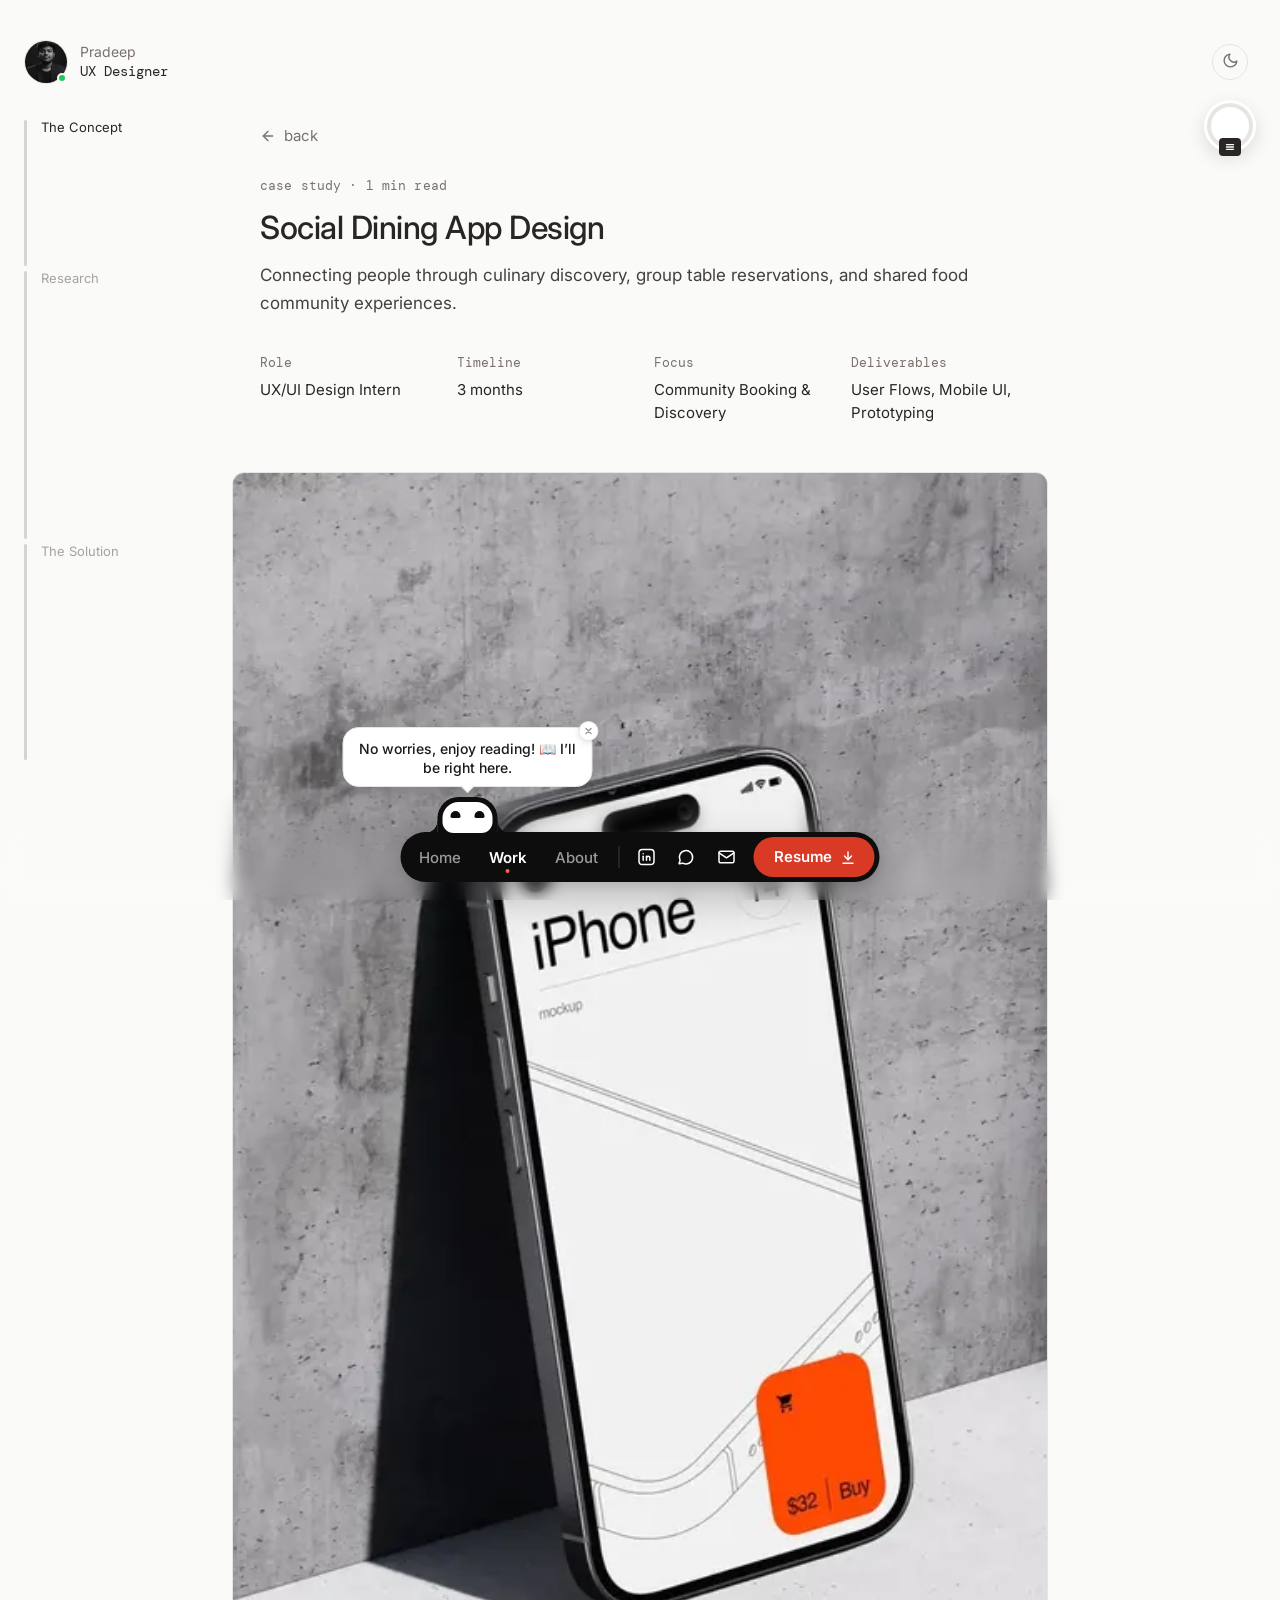
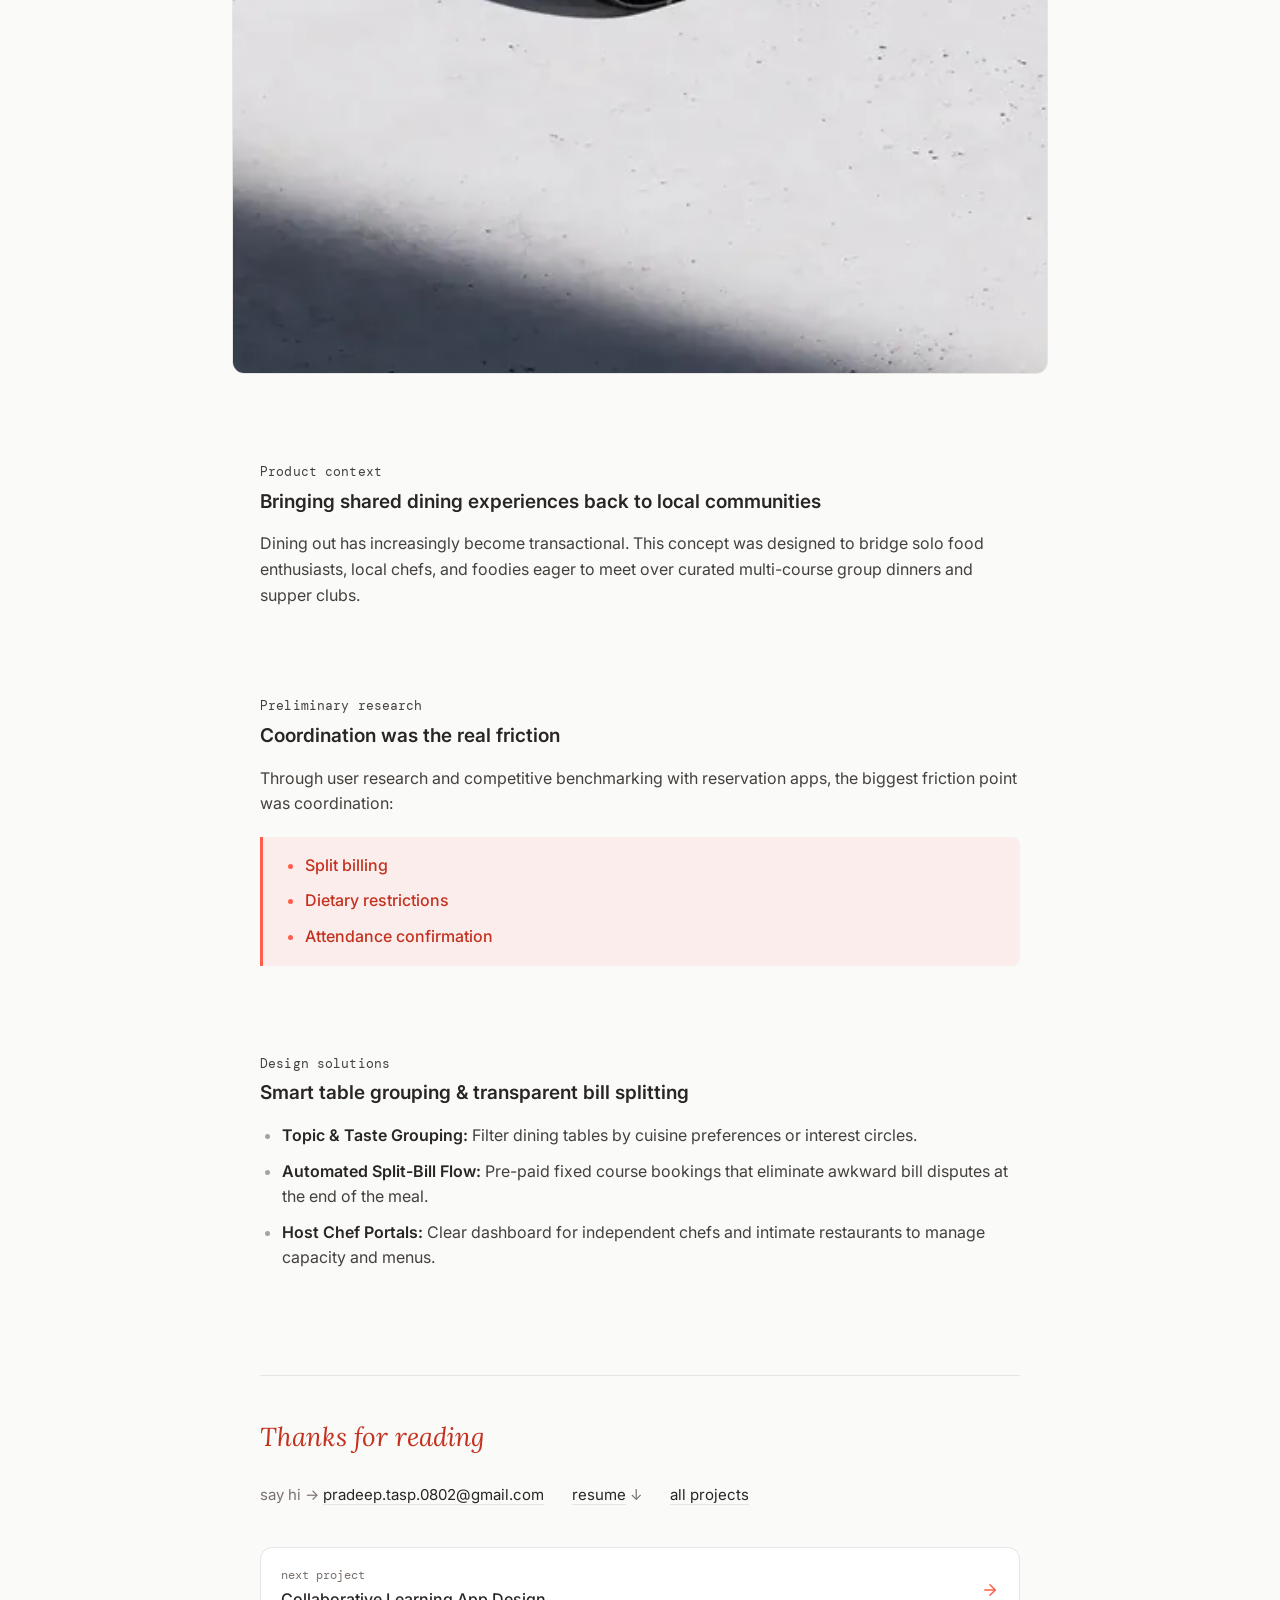
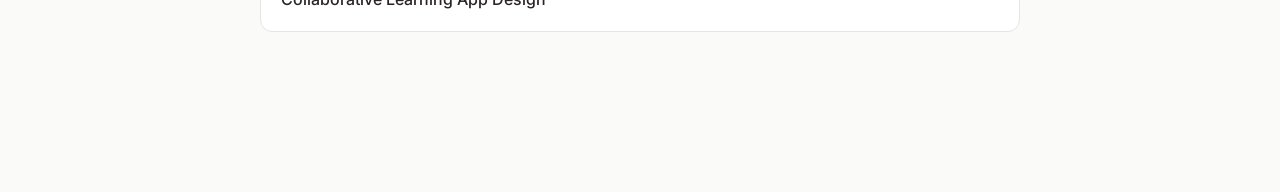
<file: social-dining.html>
<!DOCTYPE html>
<html lang="en">
<head>
<!-- theme-boot: apply the saved dark theme before the first paint, so moving
     between pages never flashes a white screen while the page loads. -->
<script>try{if((localStorage.getItem("pradeep_theme")||localStorage.getItem("currentToggleState"))==="dark"){var d=document.documentElement;d.setAttribute("data-theme","dark")}}catch(e){}</script>
<style>html[data-theme="dark"],html[data-theme="dark"] body{background-color:#0f0f10;color-scheme:dark}</style>
  <meta charset="utf-8" />
  <meta name="viewport" content="width=device-width, initial-scale=1" />
  <title>Social Dining App Design — Case Study | Pradeep UX Portfolio</title>
  <meta name="description" content="Designing a mobile app that connects food enthusiasts through shared dining experiences. Case study by Pradeep." />
  <link rel="icon" href="assets/images/favicon-64.png" type="image/png" />
  <link rel="preconnect" href="https://fonts.googleapis.com" />
  <link rel="preconnect" href="https://fonts.gstatic.com" crossorigin />
  <link rel="stylesheet" href="https://fonts.googleapis.com/css2?family=DM+Mono:wght@400;500&family=Inter:wght@400;500;600&family=Lora:ital@1&family=Source+Serif+4:opsz,wght@8..60,400&display=swap" />
  <link rel="stylesheet" href="css/case-study.css" />
  <link rel="stylesheet" href="css/bot-nav.css" />
</head>
<body class="cs-page">

  <div class="cs-topbar">
    <a href="index.html" class="cs-brand" aria-label="Pradeep, UX Designer - home">
      <span class="cs-avatar"><img src="assets/images/avatar-132.webp" alt="" width="44" height="44" decoding="async" /><i aria-hidden="true"></i></span>
      <span class="cs-brand-text"><span>Pradeep</span><span>UX Designer</span></span>
    </a>
    <button id="themeToggleBtn" class="cs-theme" type="button" aria-label="Toggle dark/light mode"><span id="themeIcon"></span></button>
  </div>

  <div class="cs-layout">
    <aside class="cs-toc" aria-label="On this page">
      <nav><ol></ol></nav>
    </aside>

    <main class="cs-article">
      <header>
        <a href="projects.html" class="cs-back">
          <svg viewBox="0 0 24 24" fill="none" stroke="currentColor" stroke-width="2" stroke-linecap="round" stroke-linejoin="round" aria-hidden="true"><path d="M19 12H5"/><path d="M12 19l-7-7 7-7"/></svg>
          back
        </a>
        <p class="cs-eyebrow">case study · <span data-read-time>3 min read</span></p>
        <h1 class="cs-title">Social Dining App Design</h1>
        <p class="cs-summary">Connecting people through culinary discovery, group table reservations, and shared food community experiences.</p>

        <dl class="cs-meta">
          <div><dt>Role</dt><dd>UX/UI Design Intern</dd></div>
          <div><dt>Timeline</dt><dd>3 months</dd></div>
          <div><dt>Focus</dt><dd>Community Booking &amp; Discovery</dd></div>
          <div><dt>Deliverables</dt><dd>User Flows, Mobile UI, Prototyping</dd></div>
        </dl>

        <figure class="cs-cover">
          <img src="assets/images/social-dining-cover-1200.webp" srcset="assets/images/social-dining-cover-800.webp 800w, assets/images/social-dining-cover-1200.webp 1200w, assets/images/social-dining-cover.webp 2000w" sizes="(min-width: 1240px) 1120px, (min-width: 808px) 760px, 100vw" width="2000" height="1500" fetchpriority="high" decoding="async" alt="Social Dining app mockups" />
        </figure>
      </header>

      <section class="cs-block" id="concept" data-toc="The Concept">
        <p class="cs-eyebrow">Product context</p>
        <h2>Bringing shared dining experiences back to local communities</h2>
        <p>Dining out has increasingly become transactional. This concept was designed to bridge solo food enthusiasts, local chefs, and foodies eager to meet over curated multi-course group dinners and supper clubs.</p>
      </section>

      <section class="cs-block" id="research" data-toc="Research">
        <p class="cs-eyebrow">Preliminary research</p>
        <h2>Coordination was the real friction</h2>
        <p>Through user research and competitive benchmarking with reservation apps, the biggest friction point was coordination:</p>
        <div class="cs-callout">
          <ul class="cs-list">
            <li>Split billing</li>
            <li>Dietary restrictions</li>
            <li>Attendance confirmation</li>
          </ul>
        </div>
      </section>

      <section class="cs-block" id="solution" data-toc="The Solution">
        <p class="cs-eyebrow">Design solutions</p>
        <h2>Smart table grouping &amp; transparent bill splitting</h2>
        <ul class="cs-list">
          <li><strong>Topic &amp; Taste Grouping:</strong> Filter dining tables by cuisine preferences or interest circles.</li>
          <li><strong>Automated Split-Bill Flow:</strong> Pre-paid fixed course bookings that eliminate awkward bill disputes at the end of the meal.</li>
          <li><strong>Host Chef Portals:</strong> Clear dashboard for independent chefs and intimate restaurants to manage capacity and menus.</li>
        </ul>
      </section>

      <footer class="cs-end">
        <p class="cs-thanks">Thanks for reading</p>
        <ul class="cs-links">
          <li><a href="mailto:pradeep.tasp.0802@gmail.com">say hi → <span>pradeep.tasp.0802@gmail.com</span></a></li>
          <li><a href="https://framerusercontent.com/assets/leYzq3yJ71NjjhqCAEeSTh7vr0.pdf" target="_blank" rel="noopener noreferrer"><span>resume</span> ↓</a></li>
          <li><a href="projects.html"><span>all projects</span></a></li>
        </ul>
        <a href="collaborative-learning.html" class="cs-next">
          <div><small>next project</small><strong>Collaborative Learning App Design</strong></div>
          <svg viewBox="0 0 24 24" fill="none" stroke="currentColor" stroke-width="2" stroke-linecap="round" stroke-linejoin="round" aria-hidden="true"><path d="M5 12h14"/><path d="M12 5l7 7-7 7"/></svg>
        </a>
      </footer>
    </main>
  </div>

  <script src="js/main.js" defer></script>
  <script src="js/case-study.js" defer></script>
  <script src="js/bot-nav.js" defer></script>
</body>
</html>
</file>
<file: css/framer-responsive.css>
/* ==========================================================================
   FRAMER PAGES - THEME & MOBILE LAYOUT FIXES
   Loaded by index, about, projects and resume. The skill chips, brand accent and
   trimmed top header apply at every breakpoint; everything else is scoped to
   Framer's phone breakpoint so tablet and desktop layouts are untouched.
   ========================================================================== */

/* --- Skill chips ("What I bring"): theme-aware surface, border and shadow.
       Framer hard-codes a grey fill, white border and white halo inline, so they
       never followed the theme. Icon colours are left as designed. --- */
.framer-lzGIe.framer-g8ikc9 {
  --chip-bg: #ffffff;
  --chip-border: #e4e4e2;
  --chip-text: #1d1d1f;
  --chip-shadow: 0 1px 2px rgba(0, 0, 0, 0.06), 10px 14px 24px rgba(0, 0, 0, 0.08);
  background-color: var(--chip-bg) !important;
  --border-color: var(--chip-border) !important;
  box-shadow: var(--chip-shadow) !important;
}
body[toggle-theme="dark"] .framer-lzGIe.framer-g8ikc9 {
  --chip-bg: #262628;
  --chip-border: #3a3a3d;
  --chip-text: #ececea;
  --chip-shadow: 0 1px 2px rgba(0, 0, 0, 0.4), 10px 14px 24px rgba(0, 0, 0, 0.45);
}
.framer-lzGIe.framer-g8ikc9 .framer-gtr6u5 p {
  --framer-text-color: var(--chip-text) !important;
}

/* --- Brand accent (coral #ff5e4d, same as --accent-coral in style.css).
       Hero "Work" CTA: deeper coral fill with white text (4.6:1), both themes. --- */
.framer-ufjqu5 .framer-BQ7HP.framer-v-1o94x7b {
  background-color: #d93a26 !important;
  transition: background-color 0.2s ease;
}
.framer-ufjqu5 .framer-BQ7HP.framer-v-1o94x7b .framer-text {
  --framer-text-color: #ffffff !important;
}
.framer-ufjqu5 .framer-BQ7HP.framer-v-1o94x7b:hover {
  background-color: #c4321f !important;
}
.framer-ufjqu5 .framer-BQ7HP.framer-v-1o94x7b [data-framer-name="Arrow"] {
  filter: brightness(0) invert(1);
}
/* Footer "Lets": unify Framer's muted red with the accent */
.framer-1xpzoxj {
  --extracted-r6o4lv: #ff5e4d !important;
}

/* --- Top header: links and Resume now live in the bottom bot nav, so only the
       logo and the theme toggle stay. Phone hides the hamburger menu too and uses
       the toggle injected by js/theme-toggle.js instead. --- */
.framer-ANoyk .framer-5jmsln-container,
.framer-ANoyk .framer-p3wn6o-container,
.framer-ANoyk .framer-lmiz9b-container,
.framer-ANoyk .framer-n63fdo-container,
.framer-ANoyk.framer-v-1yd4ihl .framer-mq8aiq-container {
  display: none !important;
}

.phone-theme-toggle {
  display: none;
}

/* --- Dark theme (every breakpoint): Framer's dark token set only redefines some
       colour tokens, so parts of the pages kept their light-theme colours (white
       sticky header, white resume card, dark-grey text on the dark page). Give
       those tokens dark values here. The always-dark footer and the
       "Selected work" / "Process" pills are left as is. --- */
body[toggle-theme="dark"] {
  --token-e16847f2-b192-48e1-a890-7bbcce11cc6e: #1d1d1d;  /* header surface */
  --token-6404906a-a8f6-4a20-b609-163acb7b17d6: #1d1d1d;  /* page surface */
  --token-266c8d71-9990-411c-9a11-ecf80446ea66: #ececea;  /* headings, menu icon */
  --token-b1106767-fbaa-4a24-bd97-dfbf18764b12: #b4b4b4;  /* body text */
  --token-1655f33c-54b8-43d4-8f16-a9e920ed6c1b: #a9aab1;  /* section intro text */
  --token-28e7f1eb-c89e-4bb0-ab33-0c0caa957f39: #3a3a3a;  /* outline button border */
}
/* The hero's surface token doubles as the footer's white text colour, so
   override the hero background (and the resume card) itself instead of the token. */
body[toggle-theme="dark"] .framer-KlBLr .framer-ufjqu5,
body[toggle-theme="dark"] .framer-ewt1ny {
  background-color: #1d1d1d !important;
}
/* Text presets with hard-coded dark colours (section headings, project titles, intro copy) */
body[toggle-theme="dark"] .framer-styles-preset-4u6n5c,
body[toggle-theme="dark"] .framer-styles-preset-13c3248,
body[toggle-theme="dark"] .framer-styles-preset-1sksvyh,
body[toggle-theme="dark"] .framer-styles-preset-1e7jon0 {
  --framer-text-color: #ececea !important;
}
body[toggle-theme="dark"] .framer-styles-preset-1y1gyft {
  --framer-text-color: #b4b4b4 !important;
}
/* "What I bring" label: match the colour the desktop layout uses in dark */
body[toggle-theme="dark"] .framer-styles-preset-10ljhlf {
  --framer-text-color: #c9c9c9 !important;
}
/* "Download Resume as PDF" outline button uses a white fill */
body[toggle-theme="dark"] .framer-C1xb4.framer-v-u3nqzu {
  background-color: #262626 !important;
}
/* Footer link text (Work, About, Resume, location) is painted with a gradient
   built on the page-background token, which turns near-black in dark mode.
   The footer stays dark in both themes, so keep that text white. */
body[toggle-theme="dark"] span.framer-text[style*="--token-7b2b7174"][style*="linear-gradient"] {
  background-image: linear-gradient(0deg, #ffffff 81%, rgba(0, 0, 0, 0) 100%) !important;
}
/* Footer "Explore" links (Work, About, Résumé): Framer paints them with a fixed
   #545454 to #373737 gradient, about 2:1 on the always-dark footer. Same look,
   lighter greys (about 6:1), in both themes. */
.framer-dn0jtl span.framer-text {
  background-image: linear-gradient(0deg, #a6a6a6 0%, #8c8c8c 100%) !important;
}
/* Phone nav bar: Framer gives it a fixed 80% white frosted fill */
body[toggle-theme="dark"] nav.framer-GO3Ed {
  background-color: rgba(29, 29, 29, 0.85) !important;
}
/* Primary pill buttons (e.g. "Drag around and explore…" on the home canvas)
   turn dark grey on hover but kept black text: switch the text to white. */
.framer-SNWjz.framer-v-jykaqq:hover .framer-1irunw5 {
  --extracted-r6o4lv: #ffffff !important;
}
.framer-SNWjz.framer-v-jykaqq:hover {
  --43q7um: #ffffff !important;
}

@media (max-width: 809.98px) {

  /* --- Header (phone): logo left, theme toggle right --- */
  .framer-ANoyk.framer-v-1yd4ihl .framer-1tdmaxe-container {
    left: 16px !important;
  }
  .phone-theme-toggle {
    position: absolute;
    top: 15px;
    right: 16px;
    z-index: 20;
    display: flex;
    align-items: center;
    justify-content: center;
    width: 40px;
    height: 40px;
    padding: 0;
    border: 0;
    border-radius: 50%;
    background: transparent;
    color: #111111;
    cursor: pointer;
  }
  body[toggle-theme="dark"] .phone-theme-toggle {
    color: #ececea;
  }
  .phone-theme-toggle svg {
    width: 22px;
    height: 22px;
  }
  .phone-theme-toggle:focus-visible {
    outline: 2px solid #3b82f6;
    outline-offset: 2px;
  }

  /* --- Hero: eyebrow and heading share one left edge, no fixed 338px width --- */
  .framer-KlBLr .framer-ufjqu5 .framer-1ughbhb,
  .framer-KlBLr .framer-ufjqu5 .framer-1oe0527 {
    width: 100% !important;
    max-width: 100% !important;
    padding-left: 26px !important;
    padding-right: 26px !important;
    box-sizing: border-box !important;
  }
  .framer-KlBLr .framer-ufjqu5 .framer-1ughbhb {
    margin-bottom: 14px !important;
  }
  .framer-KlBLr .framer-ufjqu5 .framer-1oe0527 > * + * {
    margin-top: 16px !important;
  }

  /* --- "What I bring": drop the full-viewport min-height that left a blank gap --- */
  .framer-KlBLr .framer-ts46om {
    min-height: 0 !important;
    padding-top: 48px !important;
  }

  /* --- Skill badges: wrap inside the screen instead of overflowing both edges --- */
  .framer-KlBLr .framer-xmfsu6 {
    flex-flow: row wrap !important;
    justify-content: center !important;
    align-content: center !important;
    gap: 20px 12px !important;
    min-height: 0 !important;
    padding: 32px 16px 56px !important;
  }
  .framer-KlBLr .framer-xmfsu6 > [class$="-container"] {
    position: relative !important;
    top: auto !important;
    right: auto !important;
    bottom: auto !important;
    left: auto !important;
    zoom: 0.9;
  }
  .framer-KlBLr .framer-1u06d7i-container { order: 1; transform: rotate(3deg) !important; }
  .framer-KlBLr .framer-4xb6gp-container { order: 2; transform: rotate(-5deg) !important; }
  .framer-KlBLr .framer-1otd3t2-container { order: 3; transform: rotate(-4deg) !important; }
  .framer-KlBLr .framer-n1j6u6-container { order: 4; transform: rotate(-5deg) !important; }
  .framer-KlBLr .framer-8izplj-container { order: 5; transform: rotate(-4deg) !important; }
  .framer-KlBLr .framer-n5xeho-container { order: 6; transform: rotate(4deg) !important; }

  /* ======================================================================
     Phone polish: calmer type scale, tighter rhythm, readable body copy.
     ====================================================================== */

  /* Body copy preset used across pages: 18px -> 16px */
  .framer-styles-preset-1y1gyft {
    --framer-font-size: 16px !important;
    --framer-line-height: 1.6em !important;
  }

  /* Page intros start closer to the header (was 120px of empty space) */
  .framer-6subr0,
  .framer-16ofo3l,
  .framer-ewt1ny {
    padding-top: 40px !important;
  }

  /* --- Home hero: smaller headline, lighter supporting line --- */
  .framer-KlBLr .framer-ufjqu5 .framer-1oe0527 > h1:first-child {
    --framer-font-size: 32px !important;
    --framer-line-height: 1.18em !important;
    letter-spacing: -0.01em;
  }
  .framer-KlBLr .framer-ufjqu5 .framer-1oe0527 > h1 + h1 {
    --framer-font-size: 18px !important;
    --framer-line-height: 1.55em !important;
  }
  body:not([toggle-theme="dark"]) .framer-KlBLr .framer-ufjqu5 .framer-1oe0527 > h1 + h1 {
    --framer-text-color: #6b6b6b !important;
  }

  /* --- Home process cards: step description was 14px light grey --- */
  body:not([toggle-theme="dark"]) .framer-rgc29d p {
    --framer-text-color: #6b6b6b !important;
  }

  /* --- Projects: cards sit in fixed 675px slots, leaving big gaps or overlaps --- */
  .framer-1pj4582 {
    gap: 48px !important;
  }
  .framer-1pj4582 > .framer-jukfe1-container {
    height: auto !important;
  }
  .framer-1pj4582 .framer-1en6fne,
  .framer-1pj4582 .framer-xjer4w,
  .framer-1pj4582 .framer-1t7nnru {
    height: auto !important;
    aspect-ratio: 4 / 3;
  }
  .framer-1pj4582 .framer-Jj1ZZ {
    gap: 16px !important;
  }
  .framer-1pj4582 .framer-6cxzle .framer-styles-preset-1sksvyh {
    --framer-font-size: 22px !important;
    --framer-line-height: 1.3em !important;
  }
  /* Project titles render white on the light page */
  body:not([toggle-theme="dark"]) .framer-1pj4582 .framer-6cxzle .framer-styles-preset-1sksvyh {
    --framer-text-color: #1d1d1f !important;
  }
  .framer-6v64ie {
    padding-bottom: 64px !important;
  }

  /* --- About: intro paragraphs were 31px --- */
  .framer-1dsk3m0 p {
    --framer-font-size: 21px !important;
    --framer-line-height: 1.45em !important;
  }
  /* Empty spacer paragraph between the two intro paragraphs */
  .framer-1dsk3m0 p:has(> br):not(:has(> :not(br))) {
    --framer-font-size: 6px !important;
  }
  .framer-16ofo3l {
    padding-bottom: 56px !important;
  }
  .framer-kpnzzs {
    padding-top: 24px !important;
  }
  .framer-13i3uqv {
    padding-bottom: 72px !important;
  }

  /* --- Resume: section spacing --- */
  .framer-ewt1ny {
    padding-bottom: 32px !important;
  }
  .framer-wnhqel {
    padding-top: 32px !important;
    padding-bottom: 64px !important;
  }

  /* --- Footer headline: 72px -> 48px so it fits without dominating --- */
  .framer-1xpzoxj p,
  .framer-3eacv7 p {
    --framer-font-size: 48px !important;
    --framer-line-height: 1em !important;
  }
  .framer-1fs2p9v {
    height: auto !important;
    align-items: baseline !important;
  }
  .framer-1qbx4gj .framer-styles-preset-1s8fn6c {
    --framer-font-size: 30px !important;
  }
}

/* --- Home "Process" timeline in dark mode ---
   Framer keeps the light-theme colours here: a near-white track (#edeef1) that
   glares over the dark cards, and a near-black progress fill that disappears.
   Invert them for dark: a dim track and a light fill. */
body[toggle-theme="dark"] .framer-e6rkk7 [style*="--token-09721aba"] {
  background: #3a3a3d !important;
}

body[toggle-theme="dark"] .framer-e6rkk7 [style*="--token-9eeddc74"] {
  background: #f4f4f3 !important;
}

/* --- Home hero: the template's device-photo ticker ("Scroll to explore" strip)
       is removed. Hiding its container lets the hero's column close the gap. --- */
.framer-KlBLr .framer-17zd6od-container {
  display: none !important;
}
</file>
<file: css/bot-nav.css>
/* ==========================================================================
   BOT NAV - floating bottom navigation with a scroll-storytelling bot
   Markup is injected by js/bot-nav.js. Colours follow the site theme via
   [data-bn-theme] on .botnav (set from Framer's toggle-theme or data-theme).
   ========================================================================== */

/* Site-wide motion tokens. bot-nav.css loads on every page, so they live here.
   ease-out: enter/exit and press feedback; ease-in-out: things moving on screen.
   Pressables scale to --press on :active so the UI answers the pointer at once. */
:root {
  --ease-out: cubic-bezier(0.23, 1, 0.32, 1);
  --ease-in-out: cubic-bezier(0.77, 0, 0.175, 1);
  --ease-drawer: cubic-bezier(0.32, 0.72, 0, 1);
  --press: 0.97;
  --press-small: 0.92;
}

@media (prefers-reduced-motion: reduce) {
  :root {
    --press: 1;
    --press-small: 1;
  }
}

/* Shared tokens: the bar and the stool corner (.botseat) where the bot can sit */
.botnav,
.botseat {
  --bn-bar: #0d0d0d;
  --bn-text: #ffffff;
  --bn-muted: #9b9b9b;
  --bn-divider: rgba(255, 255, 255, 0.2);
  --bn-face: #ffffff;
  --bn-eye: #0d0d0d;
  /* Brand accent (coral), same in both themes. Small marks use the bright coral;
     filled buttons use a deeper coral so white text passes contrast (4.6:1). */
  --bn-accent: #ff5e4d;
  --bn-accent-fill: #d93a26;
  --bn-accent-fill-hover: #c4321f;
  --bn-accent-ink: #ffffff;
  --bn-bubble-bg: #ffffff;
  --bn-bubble-text: #1a1a1a;
  --bn-bubble-border: #e6e6e6;
  --bn-shadow: 0 18px 40px rgba(0, 0, 0, 0.22), 0 4px 12px rgba(0, 0, 0, 0.12);

  --bn-head-w: 60px;
  --bn-head-h: 36px;
  --bn-fillet: 12px;
  --bn-x: 0px;
}

.botnav {
  position: fixed;
  left: 50%;
  bottom: calc(18px + env(safe-area-inset-bottom, 0px));
  transform: translateX(-50%);
  z-index: 9990;
  font-family: "Inter", -apple-system, BlinkMacSystemFont, "Segoe UI", Roboto, sans-serif;
  -webkit-font-smoothing: antialiased;
  max-width: calc(100vw - 16px);
}

/* Dark theme: a dark bar one step lighter than the page (#0f0f10–#1e1e1e), so it
   still reads as a surface without flipping to a bright pill */
.botnav[data-bn-theme="dark"],
.botseat[data-bn-theme="dark"] {
  --bn-bar: #2a2a2d;
  --bn-text: #f4f4f3;
  --bn-muted: #a1a1a6;
  --bn-divider: rgba(255, 255, 255, 0.14);
  --bn-face: #f4f4f3;
  --bn-eye: #2a2a2d;
  --bn-bubble-bg: #262628;
  --bn-bubble-text: #ececea;
  --bn-bubble-border: #3a3a3d;
  --bn-shadow: 0 18px 40px rgba(0, 0, 0, 0.55), 0 4px 12px rgba(0, 0, 0, 0.35);
}

/* --- Bar --- */
.botnav__bar {
  position: relative;
  display: flex;
  align-items: center;
  gap: 2px;
  padding: 5px;
  background: var(--bn-bar);
  border-radius: 9999px;
  box-shadow: var(--bn-shadow);
  transition: background-color 0.3s ease;
}

.botnav__link {
  position: relative;
  padding: 8px 13px;
  font-size: 15px;
  font-weight: 500;
  line-height: 1;
  color: var(--bn-muted);
  text-decoration: none;
  white-space: nowrap;
  border-radius: 9999px;
  transition: color 0.2s ease;
}

.botnav__link:hover,
.botnav__link:focus-visible,
.botnav__link.is-active {
  color: var(--bn-text);
}

.botnav__link.is-active {
  font-weight: 600;
}

.botnav__link.is-active::after {
  content: "";
  position: absolute;
  left: 50%;
  bottom: 0;
  width: 4px;
  height: 4px;
  margin-left: -2px;
  border-radius: 50%;
  background: var(--bn-accent);
}

.botnav__divider {
  width: 1px;
  height: 22px;
  margin: 0 6px;
  background: var(--bn-divider);
}

.botnav__icon {
  display: inline-flex;
  align-items: center;
  justify-content: center;
  width: 38px;
  height: 38px;
  padding: 0;
  border: 0;
  border-radius: 50%;
  background: transparent;
  color: var(--bn-text);
  cursor: pointer;
  transition: transform 160ms var(--ease-out), opacity 160ms var(--ease-out);
}

.botnav__icon:focus-visible {
  transform: translateY(-2px);
}

@media (hover: hover) and (pointer: fine) {
  .botnav__icon:hover {
    transform: translateY(-2px);
  }
}

.botnav__icon:active {
  transform: scale(var(--press-small));
  transition-duration: 100ms;
}

.botnav__icon svg {
  width: 20px;
  height: 20px;
}

.botnav__resume {
  display: inline-flex;
  align-items: center;
  gap: 8px;
  margin-left: 6px;
  padding: 0 18px 0 20px;
  height: 40px;
  font-size: 15px;
  font-weight: 600;
  color: var(--bn-accent-ink);
  background: var(--bn-accent-fill);
  border-radius: 9999px;
  text-decoration: none;
  white-space: nowrap;
  transition: transform 160ms var(--ease-out), background-color 0.2s ease;
}

.botnav__resume:focus-visible {
  transform: translateY(-1px);
  background: var(--bn-accent-fill-hover);
}

@media (hover: hover) and (pointer: fine) {
  .botnav__resume:hover {
    transform: translateY(-1px);
    background: var(--bn-accent-fill-hover);
  }
}

.botnav__resume:active {
  transform: scale(var(--press));
  transition-duration: 100ms;
}

.botnav__resume svg {
  width: 17px;
  height: 17px;
}

.botnav a:focus-visible,
.botnav button:focus-visible {
  outline: 2px solid #3b82f6;
  outline-offset: 2px;
}

/* --- Bot head --- */
.botnav__bot {
  position: absolute;
  left: 0;
  bottom: calc(100% - 1px);
  width: var(--bn-head-w);
  height: var(--bn-head-h);
  transform: translateX(var(--bn-x));
  transition: transform 0.55s cubic-bezier(0.34, 1.4, 0.64, 1);
  pointer-events: none;
}

.botnav__head {
  position: absolute;
  inset: 0;
  background: var(--bn-bar);
  border-radius: 21px 21px 0 0;
  transition: background-color 0.3s ease, top 0.25s ease;
}

/* Concave fillets that blend the head into the bar */
.botnav__head::before,
.botnav__head::after {
  content: "";
  position: absolute;
  bottom: -1px;
  width: var(--bn-fillet);
  height: calc(var(--bn-fillet) + 1px);
}
.botnav__head::before {
  left: calc(var(--bn-fillet) * -1);
  background: radial-gradient(circle at 0 0, transparent calc(var(--bn-fillet) - 0.5px), var(--bn-bar) var(--bn-fillet));
}
.botnav__head::after {
  right: calc(var(--bn-fillet) * -1);
  background: radial-gradient(circle at 100% 0, transparent calc(var(--bn-fillet) - 0.5px), var(--bn-bar) var(--bn-fillet));
}

.botnav__face {
  position: absolute;
  top: 5px;
  left: 5px;
  right: 5px;
  bottom: 0;
  display: flex;
  align-items: center;
  justify-content: center;
  gap: 14px;
  background: var(--bn-face);
  border-radius: 16px 16px 11px 11px;
  transition: background-color 0.3s ease;
}

.botnav__eye {
  --ex: 0px;
  --ey: 0px;
  width: 10px;
  height: 17px;
  border-radius: 5px;
  background: var(--bn-eye);
  transform: translate(var(--ex), var(--ey));
  transition: transform 0.18s ease, height 0.18s ease, border-radius 0.18s ease, background-color 0.3s ease;
}

.botnav__bot.is-blinking .botnav__eye {
  height: 3px;
}

.botnav__bot.is-happy .botnav__eye {
  height: 7px;
  border-radius: 7px 7px 2px 2px;
  transform: translate(var(--ex), calc(var(--ey) - 3px));
}

/* Bob by stretching the head upward; its base and fillets stay fused to the bar */
.botnav__bot.is-bobbing .botnav__head {
  top: -3px;
}

/* --- Speech bubble --- */
.botnav__bubble {
  --bubble-shift: 0px;
  position: absolute;
  left: 50%;
  bottom: calc(100% + 10px);
  max-width: min(250px, calc(100vw - 24px));
  width: max-content;
  padding: 8px 14px;
  font-size: 14px;
  font-weight: 500;
  line-height: 1.35;
  text-align: center;
  color: var(--bn-bubble-text);
  background: var(--bn-bubble-bg);
  border: 1px solid var(--bn-bubble-border);
  border-radius: 9999px;
  box-shadow: 0 6px 18px rgba(0, 0, 0, 0.08);
  opacity: 0;
  transform: translate(calc(-50% + var(--bubble-shift)), 6px) scale(0.96);
  transform-origin: bottom center;
  transition: opacity 0.2s ease, transform 0.25s cubic-bezier(0.34, 1.4, 0.64, 1);
}

.botnav__bubble.is-multiline {
  border-radius: 16px;
}

.botnav__bubble::after {
  content: "";
  position: absolute;
  top: 100%;
  left: calc(50% - var(--bubble-shift));
  width: 10px;
  height: 10px;
  margin: -5px 0 0 -5px;
  background: var(--bn-bubble-bg);
  border-right: 1px solid var(--bn-bubble-border);
  border-bottom: 1px solid var(--bn-bubble-border);
  transform: rotate(45deg);
}

/* Success moments (e.g. email copied) use the accent */
.botnav__bubble.is-success {
  --bn-bubble-bg: var(--bn-accent-fill);
  --bn-bubble-border: var(--bn-accent-fill);
  --bn-bubble-text: var(--bn-accent-ink);
  font-weight: 600;
}

.botnav__bubble.is-visible {
  opacity: 1;
  transform: translate(calc(-50% + var(--bubble-shift)), 0) scale(1);
}

.botnav__sr {
  position: absolute;
  width: 1px;
  height: 1px;
  overflow: hidden;
  clip: rect(0 0 0 0);
  white-space: nowrap;
}

/* --- Small screens --- */
@media (max-width: 640px) {
  .botnav {
    --bn-head-w: 52px;
    --bn-head-h: 31px;
    --bn-fillet: 10px;
    bottom: calc(12px + env(safe-area-inset-bottom, 0px));
  }
  .botnav__bar {
    gap: 0;
    padding: 5px;
  }
  .botnav__link {
    padding: 8px 9px;
    font-size: 13px;
  }
  .botnav__divider {
    height: 20px;
    margin: 0 4px;
  }
  .botnav__icon {
    width: 32px;
    height: 32px;
  }
  .botnav__icon svg {
    width: 18px;
    height: 18px;
  }
  .botnav__resume {
    width: 34px;
    height: 34px;
    margin-left: 4px;
    padding: 0;
    justify-content: center;
  }
  .botnav__resume-label {
    display: none;
  }
  .botnav__head {
    border-radius: 18px 18px 0 0;
  }
  .botnav__face {
    top: 4px;
    left: 4px;
    right: 4px;
    gap: 11px;
    border-radius: 14px 14px 9px 9px;
  }
  .botnav__eye {
    width: 8px;
    height: 14px;
    border-radius: 4px;
  }
  .botnav__bubble {
    font-size: 12.5px;
    padding: 7px 12px;
  }
}

@media (max-width: 360px) {
  .botnav__link {
    padding: 8px 6px;
    font-size: 12.5px;
  }
  .botnav__icon {
    width: 30px;
  }
}

/* ==========================================================================
   STOOL CORNER (desktop): drag the bot off the bar onto the stool and it sits
   there and narrates the page. Markup and behaviour live in js/bot-nav.js.
   ========================================================================== */

/* The head is the drag handle on pointer devices wide enough for the stool */
@media (min-width: 810px) and (hover: hover) and (pointer: fine) {
  .botnav__head {
    pointer-events: auto;
    cursor: grab;
  }
}

.botseat {
  position: fixed;
  right: 40px;
  bottom: 28px;
  z-index: 9991;
  width: 96px;
  height: 120px;
  font-family: "Inter", -apple-system, BlinkMacSystemFont, "Segoe UI", Roboto, sans-serif;
  pointer-events: none;
}

/* Stool: round seat, two splayed legs and a footrest */
.botseat__stool {
  position: absolute;
  left: 50%;
  bottom: 0;
  width: 76px;
  height: 64px;
  margin-left: -38px;
  opacity: 0;
  transform: translateY(16px) scale(0.9);
  transition: opacity 0.25s ease, transform 0.35s cubic-bezier(0.34, 1.4, 0.64, 1);
}

.botseat.is-open .botseat__stool,
.botseat.is-seated .botseat__stool {
  opacity: 1;
  transform: none;
}

.botseat__seat {
  position: absolute;
  top: 0;
  left: 0;
  right: 0;
  height: 12px;
  border-radius: 8px;
  background: var(--bn-bar);
  box-shadow: var(--bn-shadow);
}

.botseat__leg {
  position: absolute;
  top: 8px;
  width: 6px;
  height: 56px;
  border-radius: 3px;
  background: var(--bn-bar);
}

.botseat__leg:nth-child(2) {
  left: 14px;
  transform: rotate(9deg);
  transform-origin: top center;
}

.botseat__leg:nth-child(3) {
  right: 14px;
  transform: rotate(-9deg);
  transform-origin: top center;
}

.botseat__rest {
  position: absolute;
  left: 14px;
  right: 14px;
  top: 38px;
  height: 4px;
  border-radius: 2px;
  background: var(--bn-bar);
}

/* Drop-target hint while dragging */
.botseat.is-open .botseat__seat {
  outline: 2px dashed transparent;
  outline-offset: 6px;
  transition: outline-color 0.2s ease;
}

/* While dragging, the stool is marked as where the bot will go */
.botseat.is-open .botseat__seat {
  outline-color: var(--bn-accent);
}

/* Flight between bar, cursor and stool: left/top glide while the bot hops */
.botnav__bot.is-flying {
  position: fixed;
  z-index: 9992;
  transition: left var(--fly-ms, 500ms) cubic-bezier(0.3, 0.7, 0.4, 1), top var(--fly-ms, 500ms) cubic-bezier(0.3, 0.7, 0.4, 1);
  animation: botnav-hop var(--fly-ms, 500ms) ease-in-out;
}

@keyframes botnav-hop {
  0% { transform: translateY(0); }
  45% { transform: translateY(-46px); }
  100% { transform: translateY(0); }
}

/* --- Stick arms and legs (case-study pages, only while off the bar) --- */
.botnav__limb {
  display: none;
  position: absolute;
  z-index: -1;
  width: 3px;
  border-radius: 2px;
  background: var(--bn-bar);
  transition: transform 0.25s ease;
}

.botnav__bot.has-limbs.is-free .botnav__limb {
  display: block;
}

.botnav__limb--arm-l,
.botnav__limb--arm-r {
  top: 48%;
  height: 19px;
  transform-origin: top center;
}

/* Arms hang from the outer edges of the head, angled down and out */
.botnav__limb--arm-l {
  left: -2px;
  transform: rotate(38deg);
}

.botnav__limb--arm-r {
  right: -2px;
  transform: rotate(-38deg);
}

.botnav__limb--leg-l,
.botnav__limb--leg-r {
  top: calc(100% - 4px);
  height: 19px;
  transform-origin: top center;
}

.botnav__limb--leg-l {
  left: 34%;
  transform: rotate(8deg);
}

.botnav__limb--leg-r {
  right: 34%;
  transform: rotate(-8deg);
}

/* Feet */
.botnav__limb--leg-l::after,
.botnav__limb--leg-r::after {
  content: "";
  position: absolute;
  bottom: -2px;
  width: 8px;
  height: 4px;
  border-radius: 3px;
  background: inherit;
}

.botnav__limb--leg-l::after {
  right: -1px;
}

.botnav__limb--leg-r::after {
  left: -1px;
}

/* Dragging: legs dangle and kick */
.botnav__bot.is-dragging .botnav__limb--leg-l {
  animation: botleg-kick 0.5s ease-in-out infinite alternate;
}

.botnav__bot.is-dragging .botnav__limb--leg-r {
  animation: botleg-kick 0.5s ease-in-out infinite alternate-reverse;
}

@keyframes botleg-kick {
  from { transform: rotate(18deg); }
  to { transform: rotate(-18deg); }
}

/* Flying: arms up */
.botnav__bot.is-flying .botnav__limb--arm-l {
  transform: rotate(140deg);
}

.botnav__bot.is-flying .botnav__limb--arm-r {
  transform: rotate(-140deg);
}

/* Seated: legs hang over the front of the stool, the right arm gestures while talking */
.botnav__bot.is-seated .botnav__limb--leg-l {
  transform: rotate(2deg);
}

.botnav__bot.is-seated .botnav__limb--leg-r {
  transform: rotate(-2deg);
}

.botnav__bot.is-seated.is-talking .botnav__limb--arm-r {
  animation: botarm-talk 0.6s ease-in-out infinite alternate;
}

@keyframes botarm-talk {
  from { transform: rotate(-38deg); }
  to { transform: rotate(-120deg); }
}

/* --- Bot while detached (dragging or seated) --- */
.botnav__bot.is-free {
  /* Own stacking layer: limbs sit behind the head but in front of the stool */
  z-index: 1;
  transition: none;
  transform: none;
}

.botnav__bot.is-free .botnav__head {
  border-radius: 21px 21px 16px 16px;
  box-shadow: var(--bn-shadow);
  cursor: grab;
  pointer-events: auto;
}

.botnav__bot.is-free .botnav__head::before,
.botnav__bot.is-free .botnav__head::after {
  display: none;
}

.botnav__bot.is-free .botnav__face {
  bottom: 5px;
  border-radius: 16px;
}

.botnav__bot.is-dragging {
  position: fixed;
  z-index: 9992;
}

.botnav__bot.is-dragging .botnav__head {
  cursor: grabbing;
  transform: rotate(-6deg) scale(1.06);
}

.botnav__bot.is-seated {
  position: absolute;
  left: 50%;
  top: auto;
  bottom: 62px;
  margin-left: calc(var(--bn-head-w) / -2);
}

.botnav__bot.is-seated .botnav__head {
  animation: botseat-idle 3.2s ease-in-out infinite;
}

@keyframes botseat-idle {
  0%, 100% { transform: translateY(0); }
  50% { transform: translateY(-3px); }
}

/* Back on the bar: small pop so the return reads as an arrival */
.botnav__bot.is-returning .botnav__head {
  animation: botnav-return 0.4s cubic-bezier(0.34, 1.4, 0.64, 1);
}

@keyframes botnav-return {
  0% { transform: translateY(-14px) scale(0.85); }
  100% { transform: none; }
}

/* Seated narration: a larger bubble to the bot's upper left */
.botnav__bot.is-seated .botnav__bubble {
  left: auto;
  right: 0;
  bottom: calc(100% + 14px);
  width: 300px;
  max-width: min(300px, calc(100vw - 80px));
  padding: 14px 16px;
  font-size: 14px;
  line-height: 1.5;
  text-align: left;
  border-radius: 16px;
  transform: translateY(6px) scale(0.96);
  transform-origin: bottom right;
}

.botnav__bot.is-seated .botnav__bubble.is-visible {
  transform: none;
}

.botnav__bot.is-seated .botnav__bubble::after {
  left: auto;
  right: 26px;
}

/* "Shall I take a seat?" question: the bubble becomes clickable */
.botnav__bubble.has-actions {
  pointer-events: auto;
  width: 310px;
  max-width: min(310px, calc(100vw - 24px));
  padding: 14px 16px;
  text-align: left;
  border-radius: 16px;
}

.botnav__bubble-actions {
  display: flex;
  gap: 8px;
  margin-top: 12px;
}

.botnav__bubble-actions[hidden] {
  display: none;
}

.botnav__bubble-btn {
  flex: 1;
  padding: 8px 12px;
  font: inherit;
  font-size: 13px;
  font-weight: 600;
  white-space: nowrap;
  border-radius: 999px;
  border: 1px solid var(--bn-bubble-border);
  background: transparent;
  color: var(--bn-bubble-text);
  cursor: pointer;
  transition: background-color 0.2s ease, border-color 0.2s ease, transform 160ms var(--ease-out);
}

.botnav__bubble-btn:active {
  transform: scale(var(--press));
  transition-duration: 100ms;
}

.botnav__bubble-btn:hover {
  border-color: var(--bn-bubble-text);
}

.botnav__bubble-btn.is-primary {
  border-color: var(--bn-accent-fill);
  background: var(--bn-accent-fill);
  color: var(--bn-accent-ink);
}

.botnav__bubble-btn.is-primary:hover {
  background: var(--bn-accent-fill-hover);
  border-color: var(--bn-accent-fill-hover);
}

.botnav__bubble-btn:focus-visible {
  outline: 2px solid #3b82f6;
  outline-offset: 2px;
}

.botnav__bubble-label {
  display: block;
  margin-bottom: 4px;
  font-family: "DM Mono", ui-monospace, Menlo, monospace;
  font-size: 11px;
  font-weight: 400;
  letter-spacing: 0.02em;
  color: var(--bn-accent-fill);
}

.botnav[data-bn-theme="dark"] .botnav__bubble-label,
.botseat[data-bn-theme="dark"] .botnav__bubble-label {
  color: var(--bn-accent);
}

@media (max-width: 809.98px) {
  .botseat {
    display: none;
  }
}

@media (prefers-reduced-motion: reduce) {
  .botnav__bot.is-seated .botnav__head,
  .botnav__bot.is-returning .botnav__head,
  .botnav__bot.is-flying,
  .botnav__limb {
    animation: none !important;
  }
  .botseat__stool {
    transition: opacity 0.2s ease;
  }
}

@media (prefers-reduced-motion: reduce) {
  .botnav__bot,
  .botnav__head,
  .botnav__eye,
  .botnav__bubble {
    transition: opacity 0.2s ease;
  }
}

@media print {
  .botnav {
    display: none !important;
  }
}

/* ==========================================================================
   EDGE BLUR - progressive blur along the bottom of the viewport, behind the
   dock. Six stacked backdrop-filter layers, each masked to a band, so the blur
   ramps from 0 at the top of the strip to strongest at the screen edge.
   ========================================================================== */
.edge-blur {
  position: fixed;
  left: 0;
  right: 0;
  bottom: 0;
  height: calc(110px + env(safe-area-inset-bottom, 0px));
  z-index: 9980; /* under .botnav (9990) */
  pointer-events: none;
  /* One blur layer faded in by a mask. The earlier six stacked backdrop-filter
     bands looked marginally smoother but re-blurred the page six times every
     frame: measured Lighthouse 67 -> 91 on a case study, blocking 3.9s -> 0.15s. */
  -webkit-backdrop-filter: blur(8px);
  backdrop-filter: blur(8px);
  -webkit-mask-image: linear-gradient(to bottom, transparent 0%, #000 80%);
  mask-image: linear-gradient(to bottom, transparent 0%, #000 80%);
}

@media (max-width: 640px) {
  .edge-blur { height: calc(84px + env(safe-area-inset-bottom, 0px)); }
}

@media print {
  .edge-blur { display: none; }
}

/* --- Mute: small close button on the bubble's corner --- */
.botnav__bubble-close {
  position: absolute;
  top: -7px;
  right: -7px;
  display: grid;
  place-items: center;
  width: 20px;
  height: 20px;
  padding: 0;
  border-radius: 50%;
  border: 1px solid var(--bn-bubble-border);
  background: var(--bn-bubble-bg);
  color: var(--bn-muted);
  box-shadow: 0 2px 6px rgba(0, 0, 0, 0.12);
  cursor: pointer;
  pointer-events: none;
  transition: color 0.15s ease, transform 160ms cubic-bezier(0.2, 0.8, 0.2, 1);
}

/* Bigger invisible hit area than the 20px circle */
.botnav__bubble-close::before {
  content: "";
  position: absolute;
  inset: -7px;
}

.botnav__bubble.is-visible .botnav__bubble-close {
  pointer-events: auto;
}

.botnav__bubble-close svg {
  width: 10px;
  height: 10px;
  fill: none;
  stroke: currentColor;
  stroke-width: 1.8;
  stroke-linecap: round;
}

@media (hover: hover) {
  .botnav__bubble-close:hover { color: var(--bn-bubble-text); }
}

.botnav__bubble-close:active { transform: scale(0.9); }

.botnav__bubble-close:focus-visible {
  outline: 2px solid var(--bn-accent);
  outline-offset: 2px;
}

/* On the accent "Email copied" bubble the button follows the accent colours */
.botnav__bubble.is-success .botnav__bubble-close {
  color: var(--bn-accent-ink);
  border-color: var(--bn-accent-ink);
}

/* Muted: eyes closed, as if napping. Clicking (or tapping) the bot wakes it. */
.botnav__bot.is-muted:not(.is-happy) .botnav__eye {
  height: 3px;
}

.botnav__bot.is-muted .botnav__head {
  pointer-events: auto;
  cursor: pointer;
}
</file>
<file: css/projects-grid.css>
/* ==========================================================================
   PROJECTS GRID - bento cards for the Projects page
   Markup is injected by js/projects-grid.js after Framer's own list, which is
   hidden once the grid is in place (body.has-project-grid).
   Theme follows Framer's body[toggle-theme].
   ========================================================================== */

body.has-project-grid .framer-6v64ie {
  display: none !important;
}

/* Projects page heading: Framer leaves 150px above and 100px below the title */
body.has-project-grid .framer-6subr0 {
  padding-top: 72px !important;
  padding-bottom: 40px !important;
}

/* ...centred over the toolbar and grid, and a size smaller than Framer's 55px */
body.has-project-grid .framer-6subr0,
body.has-project-grid .framer-6subr0 .framer-n6hpnc,
body.has-project-grid .framer-6subr0 .framer-x112we {
  align-items: center !important;
}

body.has-project-grid .framer-6subr0 .framer-x112we,
body.has-project-grid .framer-6subr0 .framer-x112we .framer-text {
  text-align: center !important;
}

body.has-project-grid .framer-6subr0 h1.framer-text {
  font-size: clamp(32px, 3vw, 42px) !important;
  letter-spacing: -0.02em !important;
}

body.has-project-grid .framer-6subr0 .framer-1i5gwvo p.framer-text {
  font-size: 16px !important;
  line-height: 1.55 !important;
}

.pgrid {
  --pg-card: #ffffff;
  --pg-border: #e8e8e6;
  --pg-media: #f1f1f0;
  --pg-text: #111111;
  --pg-sub: #3d3d3d;
  --pg-btn: #111111;
  --pg-btn-ink: #ffffff;
  --pg-accent: #d93a26;

  /* Framer's parent is a centred flex column; take the full width like its own list */
  box-sizing: border-box;
  width: 100%;
  align-self: stretch;
  --pg-pad: 100px;
  padding: 0 var(--pg-pad) 200px;
  font-family: "Inter", -apple-system, BlinkMacSystemFont, "Segoe UI", Roboto, sans-serif;
}

body[toggle-theme="dark"] .pgrid {
  --pg-card: #1a1a1b;
  --pg-border: #2c2c2e;
  --pg-media: #232325;
  --pg-text: #f2f2f0;
  --pg-sub: #b4b4b6;
  --pg-btn: #f2f2f0;
  --pg-btn-ink: #111111;
}

.pgrid__list {
  /* Centred under the toolbar so there is no empty band on the right */
  max-width: 1240px;
  margin: 0 auto;
  display: grid;
  grid-template-columns: repeat(var(--pg-cols, 3), minmax(0, 1fr));
  gap: 20px;
  list-style: none;
  padding: 0;
}

.pgrid__item--wide {
  grid-column: span 2;
}

/* --- Card --- */
.pcard {
  height: 100%;
  display: flex;
  flex-direction: column;
  gap: 16px;
  padding: 14px 14px 18px;
  background: var(--pg-card);
  border: 1px solid var(--pg-border);
  border-radius: 26px;
  color: var(--pg-text);
  text-decoration: none;
  transition: background-color 0.3s ease, border-color 0.3s ease, transform 160ms var(--ease-out);
}

/* Press feedback: a card is one big link, so it gives slightly under the finger */
.pcard:active {
  transform: scale(0.985);
  transition-duration: 100ms;
}

.pcard__media {
  position: relative;
  aspect-ratio: 4 / 3;
  border-radius: 16px;
  overflow: hidden;
  background: var(--pg-media);
}

.pgrid__item--wide .pcard__media {
  aspect-ratio: auto;
  flex: 1;
  min-height: 200px;
}

.pcard__media img {
  position: absolute;
  inset: 0;
  width: 100%;
  height: 100%;
  object-fit: cover;
  transition: transform 0.6s cubic-bezier(0.2, 0.8, 0.2, 1);
}

/* Text cover: used until a verified screen export exists for the project */
.pcard__media--text {
  display: flex;
  flex-direction: column;
  justify-content: space-between;
  gap: 16px;
  padding: 22px;
  background-image: radial-gradient(var(--pg-border) 1px, transparent 1px);
  background-size: 18px 18px;
  background-color: var(--pg-media);
}

.pcard__platform {
  align-self: flex-start;
  padding: 5px 10px;
  font-family: "DM Mono", ui-monospace, Menlo, monospace;
  font-size: 12px;
  color: var(--pg-sub);
  background: var(--pg-card);
  border: 1px solid var(--pg-border);
  border-radius: 999px;
}

.pcard__pitch {
  max-width: 24ch;
  font-size: 24px;
  font-weight: 500;
  line-height: 1.25;
  letter-spacing: -0.015em;
  color: var(--pg-text);
}

.pgrid__item--wide .pcard__pitch {
  max-width: 20ch;
  font-size: 30px;
}

.pcard:focus-visible .pcard__media img {
  transform: scale(1.03);
}

/* Touch screens fire :hover on tap, so the zoom would flash just before the
   page changes; only real pointers get it */
@media (hover: hover) and (pointer: fine) {
  .pcard:hover .pcard__media img {
    transform: scale(1.03);
  }
}

/* --- Footer: title + round arrow; on hover the arrow grows into "View case".
       The button is absolutely positioned and the footer never wraps, so hover
       doesn't change the card's height (which would stretch the whole grid row). --- */
.pcard__foot {
  --btn-size: 48px;
  position: relative;
  display: flex;
  align-items: center;
  min-height: var(--btn-size);
  padding: 0 calc(var(--btn-size) + 16px) 0 4px;
}

.pcard__title {
  flex: 1 1 0;
  min-width: 0;
  font-size: 18px;
  line-height: 1.3;
  letter-spacing: -0.01em;
  transition: opacity 0.2s ease;
}

.pcard__title span {
  display: block;
  font-weight: 400;
  color: var(--pg-sub);
}

.pcard__title strong {
  display: block;
  font-weight: 700;
  color: var(--pg-text);
}

.pcard__btn {
  position: absolute;
  top: 50%;
  right: 4px;
  display: inline-flex;
  align-items: center;
  justify-content: center;
  width: var(--btn-size);
  height: var(--btn-size);
  margin-top: calc(var(--btn-size) / -2);
  border-radius: 9999px;
  background: var(--pg-btn);
  color: var(--pg-btn-ink);
  overflow: hidden;
  transition: width 0.35s cubic-bezier(0.2, 0.8, 0.2, 1), background-color 0.25s ease, color 0.25s ease;
}

.pcard__btn svg {
  width: 20px;
  height: 20px;
  transition: opacity 0.2s ease;
}

.pcard__label {
  position: absolute;
  font-size: 14px;
  font-weight: 700;
  letter-spacing: 0.04em;
  text-transform: uppercase;
  white-space: nowrap;
  opacity: 0;
  transition: opacity 0.2s ease;
}

/* Hover (pointer devices): the button stretches across the footer into a
   "View case" pill, covering the title in place */
@media (hover: hover) {
  .pcard:hover .pcard__title,
  .pcard:focus-visible .pcard__title {
    opacity: 0;
  }
  .pcard:hover .pcard__btn,
  .pcard:focus-visible .pcard__btn {
    width: calc(100% - 8px);
    background: var(--pg-accent);
    color: #ffffff;
  }
  .pcard:hover .pcard__btn svg,
  .pcard:focus-visible .pcard__btn svg {
    opacity: 0;
  }
  .pcard:hover .pcard__label,
  .pcard:focus-visible .pcard__label {
    opacity: 1;
    transition-delay: 0.12s;
  }
}

.pcard:focus-visible {
  outline: 2px solid var(--pg-accent);
  outline-offset: 4px;
}

/* --- Screens cover: real case-study screens rising out of a tinted panel ---
   Phones are sized from the panel width so the composition scales with the grid
   size slider; the panel clips their lower part. */
.pgrid,
.pshelf {
  --tint-teal: #d5ecea;
  --tint-peach: #fbe4d8;
  --tint-blue: #dbe7f4;
  --tint-sage: #e2edd9;
  --tint-lilac: #e5e1fb;
  --tint-neutral: #eeeeec;
}

body[toggle-theme="dark"] .pgrid,
body[toggle-theme="dark"] .pshelf {
  --tint-teal: #1d3837;
  --tint-peach: #3d2d26;
  --tint-blue: #1d2c3d;
  --tint-sage: #26321f;
  --tint-lilac: #2b2747;
  --tint-neutral: #262628;
}

.pcard__media--shots { background: var(--tint-neutral); }
.pcard__media--shots[data-tint="teal"] { background: var(--tint-teal); }
.pcard__media--shots[data-tint="peach"] { background: var(--tint-peach); }
.pcard__media--shots[data-tint="blue"] { background: var(--tint-blue); }
.pcard__media--shots[data-tint="sage"] { background: var(--tint-sage); }
.pcard__media--shots[data-tint="lilac"] { background: var(--tint-lilac); }

.pshots {
  position: absolute;
  inset: 0;
  container-type: inline-size;
}

.pshot {
  position: absolute;
  bottom: 0;
  left: 50%;
  width: 28%;
  aspect-ratio: 9 / 20;
  overflow: hidden;
  border-radius: 7cqw;
  background: #ffffff;
  box-shadow:
    0 0 0 0.6cqw rgba(255, 255, 255, 0.75),
    0 1.6cqw 4cqw rgba(16, 24, 40, 0.18);
  transition: transform 0.6s cubic-bezier(0.2, 0.8, 0.2, 1);
}

/* Screens fill their frame from the top (override the generic cover-image rule) */
.pcard__media .pshot img {
  position: static;
  display: block;
  width: 100%;
  height: auto;
  object-fit: initial;
  transform: none;
  transition: none;
}

.pshot--centre {
  z-index: 2;
  transform: translate(-50%, 16%);
}

.pshot--left,
.pshot--right {
  width: 25%;
  transform: translate(-50%, 32%);
}

.pshot--left { left: 22%; }
.pshot--right { left: 78%; }

/* Web window with a phone laid over its corner */
.pshot--web {
  left: 46%;
  width: 78%;
  aspect-ratio: 1440 / 1024;
  border-radius: 1.6cqw;
  transform: translate(-50%, 14%);
}

.pshot--over {
  z-index: 2;
  left: 84%;
  width: 22%;
  transform: translate(-50%, 30%);
}

/* The wide feature card is short and broad: smaller phones, spread further */
.pgrid__item--wide .pshot { width: 17%; border-radius: 4.4cqw; }
.pgrid__item--wide .pshot--left,
.pgrid__item--wide .pshot--right { width: 15.5%; }
.pgrid__item--wide .pshot--left { left: 30%; }
.pgrid__item--wide .pshot--right { left: 70%; }
.pgrid__item--wide .pshot--centre { transform: translate(-50%, 22%); }
.pgrid__item--wide .pshot--left,
.pgrid__item--wide .pshot--right { transform: translate(-50%, 36%); }

/* Chips: platform and, for live products, a Live marker */
.pcard__chips {
  position: absolute;
  top: 14px;
  left: 14px;
  z-index: 3;
  display: flex;
  flex-wrap: wrap;
  gap: 6px;
  max-width: calc(100% - 28px);
}

.pcard__chip {
  display: inline-flex;
  align-items: center;
  gap: 6px;
  padding: 5px 10px;
  font-family: "DM Mono", ui-monospace, Menlo, monospace;
  font-size: 12px;
  line-height: 1.2;
  color: var(--pg-sub);
  background: var(--pg-card);
  border-radius: 999px;
  box-shadow: 0 1px 2px rgba(0, 0, 0, 0.06);
}

.pcard__chip--live {
  color: #1f6b33;
  background: #e6f4e8;
}

body[toggle-theme="dark"] .pcard__chip--live {
  color: #a6e3b4;
  background: #1c3322;
}

.pcard__chip--live i {
  width: 7px;
  height: 7px;
  border-radius: 50%;
  background: #2f9e44;
}

/* One-line pitch under the project name */
.pcard__title em {
  display: -webkit-box;
  margin-top: 4px;
  overflow: hidden;
  font-size: 14px;
  font-style: normal;
  font-weight: 400;
  line-height: 1.45;
  color: var(--pg-sub);
  -webkit-box-orient: vertical;
  -webkit-line-clamp: 2;
}

/* Hover: the screens rise a little, the centre one first */
@media (hover: hover) and (pointer: fine) {
  .pcard:hover .pshot--centre { transform: translate(-50%, 11%); }
  .pcard:hover .pshot--left,
  .pcard:hover .pshot--right { transform: translate(-50%, 27%); transition-delay: 0.04s; }
  .pcard:hover .pshot--web { transform: translate(-50%, 10%); }
  .pcard:hover .pshot--over { transform: translate(-50%, 24%); transition-delay: 0.04s; }
  .pgrid__item--wide .pcard:hover .pshot--centre { transform: translate(-50%, 17%); }
  .pgrid__item--wide .pcard:hover .pshot--left,
  .pgrid__item--wide .pcard:hover .pshot--right { transform: translate(-50%, 31%); }
}

.pcard:focus-visible .pshot--centre { transform: translate(-50%, 11%); }

/* Phone: the wide card is a normal 4:3 card, so it uses the standard composition */
@media (max-width: 809.98px) {
  .pgrid__item--wide .pshot { width: 28%; border-radius: 7cqw; }
  .pgrid__item--wide .pshot--left,
  .pgrid__item--wide .pshot--right { width: 25%; transform: translate(-50%, 32%); }
  .pgrid__item--wide .pshot--left { left: 22%; }
  .pgrid__item--wide .pshot--right { left: 78%; }
  .pgrid__item--wide .pshot--centre { transform: translate(-50%, 16%); }
}

@media (prefers-reduced-motion: reduce) {
  .pshot { transition: none; }
}

/* --- Tablet: two columns --- */
@media (max-width: 1199.98px) {
  .pgrid {
    --pg-pad: 40px;
    padding: 0 var(--pg-pad) 160px;
  }
  .pgrid__list {
    grid-template-columns: repeat(2, minmax(0, 1fr));
    gap: 16px;
  }
  .pgrid__item--wide {
    grid-column: span 2;
  }
  .pgrid__item--wide .pcard__media {
    flex: none;
    aspect-ratio: 21 / 9;
  }
  .pcard__title {
    font-size: 17px;
  }
}

/* --- Phone: one column --- */
@media (max-width: 809.98px) {
  .pgrid {
    --pg-pad: 20px;
    padding: 0 var(--pg-pad) 120px;
  }
  .pgrid__list {
    grid-template-columns: minmax(0, 1fr);
    gap: 16px;
  }
  .pgrid__item--wide {
    grid-column: auto;
  }
  .pcard {
    gap: 14px;
    padding: 10px 10px 14px;
    border-radius: 22px;
  }
  .pcard__media,
  .pgrid__item--wide .pcard__media {
    aspect-ratio: 4 / 3;
    border-radius: 14px;
  }
  .pcard__media--text {
    padding: 16px;
  }
  .pcard__pitch,
  .pgrid__item--wide .pcard__pitch {
    font-size: 21px;
  }
  .pcard__foot {
    --btn-size: 44px;
    padding: 0 calc(var(--btn-size) + 14px) 0 6px;
  }
  .pcard__title {
    font-size: 16px;
  }
  .pcard__btn svg {
    width: 18px;
    height: 18px;
  }
}

/* --- Home page: cards under "Selected work" on phone only --- */
.pgrid--home {
  display: none;
}

@media (max-width: 809.98px) {
  .pgrid--home {
    display: block;
    /* Framer's phone layout reorders the hero section; "Selected work" is order 5 */
    order: 6;
    padding: 8px 16px 40px;
  }
}

@media (prefers-reduced-motion: reduce) {
  .pcard__btn,
  .pcard__media img {
    transition: none;
  }
}

/* ==========================================================================
   VIEW TOOLBAR (Grid / Shelf) + SHELF VIEW - projects page only
   ========================================================================== */
.pgrid {
  --pv-track: #efefee;
  --pv-pill: #ffffff;
  --pv-ink: #111111;
  --pv-muted: #6b6b6b;
  --pv-shadow: 0 1px 2px rgba(0, 0, 0, 0.08), 0 2px 8px rgba(0, 0, 0, 0.06);
}

body[toggle-theme="dark"] .pgrid {
  --pv-track: #1f1f21;
  --pv-pill: #3a3a3d;
  --pv-ink: #f2f2f0;
  --pv-muted: #9b9b9e;
  --pv-shadow: 0 1px 2px rgba(0, 0, 0, 0.5);
}

.pgrid [hidden] {
  display: none !important;
}

.pview {
  max-width: 1240px;
  display: flex;
  align-items: center;
  justify-content: center;
  margin: 0 auto 32px;
}

.pview__toggle {
  position: relative;
  display: inline-flex;
  gap: 2px;
  padding: 3px;
  background: var(--pv-track);
  border-radius: 9999px;
}

/* White pill that glides between Grid and Shelf (positioned by JS) */
.pview__glider {
  position: absolute;
  top: 3px;
  bottom: 3px;
  left: 0;
  width: 0;
  border-radius: 9999px;
  background: var(--pv-pill);
  box-shadow: var(--pv-shadow);
  transition: transform 0.32s cubic-bezier(0.22, 1, 0.36, 1), width 0.32s cubic-bezier(0.22, 1, 0.36, 1);
}

.pview__btn {
  position: relative;
  z-index: 1;
}

.pview__btn {
  display: inline-flex;
  align-items: center;
  gap: 7px;
  padding: 8px 14px;
  font: 500 15px/1 "Inter", -apple-system, BlinkMacSystemFont, "Segoe UI", Roboto, sans-serif;
  color: var(--pv-muted);
  background: transparent;
  border: 0;
  border-radius: 9999px;
  cursor: pointer;
  transition: color 0.2s ease, transform 160ms var(--ease-out);
}

.pview__btn:active {
  transform: scale(var(--press));
  transition-duration: 100ms;
}

.pview__btn svg {
  width: 15px;
  height: 15px;
  fill: none;
  stroke: currentColor;
  stroke-width: 1.4;
}

.pview__btn[aria-pressed="true"] {
  color: var(--pv-ink);
}

.pview__btn[aria-pressed="true"] svg {
  fill: currentColor;
}

.pview__btn:hover {
  color: var(--pv-ink);
}

.pview__btn:focus-visible,
.pview__size:focus-visible {
  outline: 2px solid var(--pg-accent);
  outline-offset: 4px;
}

/* Size slider (reference style): thick ink fill up to the thumb, stage dots along
   the rail, round thumb with a light centre. Five stages; it always snaps. */
.pgrid {
  --pv-rail: #e2e2e0;
  --pv-tick: #a9a9a7;
  --pv-tick-on: #8a8a8a;
  --pv-hole: #ffffff;
}

body[toggle-theme="dark"] .pgrid {
  --pv-rail: #333336;
  --pv-tick: #6b6b6e;
  --pv-tick-on: #8a8a8c;
  --pv-hole: #111111;
}

.pview__size {
  --pv-pos: 0%;
  position: relative;
  display: inline-flex;
  align-items: center;
  width: 150px;
  height: 32px;
  margin-left: 24px;
  padding: 0 13px;
  cursor: pointer;
  touch-action: none;
  border-radius: 9999px;
  outline: none;
  overflow: hidden;
  transition:
    width 0.32s cubic-bezier(0.22, 1, 0.36, 1),
    margin 0.32s cubic-bezier(0.22, 1, 0.36, 1),
    padding 0.32s cubic-bezier(0.22, 1, 0.36, 1),
    opacity 0.2s ease;
}

/* Shelf view: the slider folds away so the toggle glides to the centre */
.pview__size.is-off {
  width: 0;
  margin-left: 0;
  padding: 0;
  opacity: 0;
  pointer-events: none;
}

.pview__rail {
  position: relative;
  flex: 1;
  height: 4px;
  border-radius: 4px;
  background: var(--pv-rail);
}

.pview__fill {
  position: absolute;
  top: 0;
  bottom: 0;
  left: 0;
  width: var(--pv-pos);
  border-radius: inherit;
  background: var(--pv-ink);
  transition: width 0.25s cubic-bezier(0.22, 1, 0.36, 1);
}

.pview__rail i {
  position: absolute;
  top: 50%;
  width: 4px;
  height: 4px;
  margin: -2px 0 0 -2px;
  border-radius: 50%;
  background: var(--pv-tick);
}

.pview__thumb {
  position: absolute;
  top: 50%;
  left: var(--pv-pos);
  width: 20px;
  height: 20px;
  margin: -10px 0 0 -10px;
  border-radius: 50%;
  background: var(--pv-ink);
  transition: left 0.25s cubic-bezier(0.22, 1, 0.36, 1), transform 0.2s ease;
}

.pview__thumb::after {
  content: "";
  position: absolute;
  inset: 0;
  width: 6px;
  height: 6px;
  margin: auto;
  border-radius: 50%;
  background: var(--pv-hole);
}

.pview__size:hover .pview__thumb,
.pview__size:focus-visible .pview__thumb {
  transform: scale(1.15);
}

.pview__size.is-dragging .pview__thumb {
  transform: scale(1.25);
}

/* While dragging, the thumb tracks the pointer exactly */
.pview__size.is-dragging .pview__thumb,
.pview__size.is-dragging .pview__fill {
  transition: transform 0.2s ease;
}

/* Desktop stages: card text scales with the card's own width (cqi), so it grows
   and shrinks smoothly while the layout animates between stages. */
@media (min-width: 1200px) {
  .pgrid:not(.pgrid--home) .pcard {
    container-type: inline-size;
  }
  .pgrid:not(.pgrid--home) .pcard__pitch {
    font-size: clamp(15px, 4cqi, 40px);
  }
  .pgrid:not(.pgrid--home) .pgrid__item--wide .pcard__pitch {
    font-size: clamp(18px, 2.6cqi, 40px);
  }
  .pgrid:not(.pgrid--home) .pcard__media--text {
    padding: clamp(14px, 3.6cqi, 28px);
  }
  .pgrid:not(.pgrid--home) .pcard__title {
    font-size: clamp(14px, 2.9cqi, 18px);
  }

  /* Stage restrictions: the wide card spans two columns except at 1 per row,
     and each stage gets a cover shape that suits its card width. */
  .pgrid__list[data-cols="1"] .pgrid__item--wide {
    grid-column: auto;
  }
  .pgrid__list[data-cols="1"] .pcard__media,
  .pgrid__list[data-cols="1"] .pgrid__item--wide .pcard__media {
    flex: none;
    aspect-ratio: 21 / 9;
  }
  .pgrid__list[data-cols="1"] .pgrid__item--wide .pcard__pitch {
    font-size: clamp(18px, 3cqi, 40px);
  }
  .pgrid__list[data-cols="2"] .pcard__media {
    aspect-ratio: 16 / 10;
  }
  .pgrid__list[data-cols="2"] .pgrid__item--wide .pcard__media {
    aspect-ratio: auto;
  }
  .pgrid__list[data-cols="5"] .pcard__platform {
    font-size: 11px;
  }
}

/* --- Shelf --- */
.pshelf {
  --ps-w: min(745px, 42vw);
  /* Bleed past the section padding so the side stacks can reach the edges */
  margin: 0 calc(var(--pg-pad) * -1);
  padding: 40px 0 24px;
  overflow: hidden;
  overflow: clip;
  outline: none;
  text-align: center;
}

.pshelf__title {
  margin: 0 0 20px;
  font-size: 18px;
  font-weight: 600;
  letter-spacing: -0.01em;
  color: var(--pg-text);
}

/* The solution line under the card */
.pshelf__sub {
  max-width: min(52ch, var(--ps-w));
  margin: 20px auto 0;
  font-size: 16px;
  line-height: 1.45;
  color: var(--pv-muted);
}

.pshelf__stage {
  position: relative;
  height: calc(var(--ps-w) * 9 / 16 + 8px);
  perspective: calc(var(--ps-w) * 4);
  touch-action: pan-y;
  user-select: none;
  -webkit-user-select: none;
}

.pshelf__card {
  position: absolute;
  top: 50%;
  left: 50%;
  width: var(--ps-w);
  aspect-ratio: 16 / 9;
  display: block;
  border-radius: 18px;
  overflow: hidden;
  background: var(--pg-media);
  border: 1px solid var(--pg-border);
  color: var(--pg-text);
  text-decoration: none;
  text-align: left;
  box-shadow: 0 10px 30px rgba(0, 0, 0, 0.08);
  transform: translate(-50%, -50%);
  /* Selection ring (reference style): sits off the card edge, fades in on the centre card */
  outline: 3px solid transparent;
  outline-offset: 10px;
  transition:
    transform 0.5s cubic-bezier(0.22, 1, 0.36, 1),
    opacity 0.3s ease,
    outline-color 0.3s ease,
    outline-offset 0.3s cubic-bezier(0.22, 1, 0.36, 1);
  will-change: transform;
  cursor: pointer;
}

.pshelf__card.is-active {
  outline-color: var(--ps-ring);
  outline-offset: 5px;
  cursor: none;
}

.pshelf__card:focus-visible {
  outline-color: var(--pg-accent);
}

.pgrid {
  --ps-ring: #3b6ae0;
}

body[toggle-theme="dark"] .pgrid {
  --ps-ring: #7393ff;
}

/* "Click to read" pill: follows the pointer over the centre card */
.pshelf__cta {
  position: absolute;
  top: var(--my, 50%);
  left: var(--mx, 50%);
  z-index: 2;
  display: inline-flex;
  align-items: center;
  gap: 6px;
  padding: 10px 16px;
  font-size: 14px;
  font-weight: 600;
  white-space: nowrap;
  color: var(--pg-btn-ink);
  background: var(--pg-btn);
  border-radius: 9999px;
  box-shadow: 0 6px 20px rgba(0, 0, 0, 0.18);
  pointer-events: none;
  opacity: 0;
  transform: translate(-50%, -50%) scale(0.6);
  transition: opacity 0.18s ease, transform 0.25s cubic-bezier(0.22, 1, 0.36, 1);
}

.pshelf__cta svg {
  width: 16px;
  height: 16px;
}

@media (hover: hover) and (pointer: fine) {
  .pshelf__card.is-active:hover .pshelf__cta {
    opacity: 1;
    transform: translate(-50%, -50%) scale(1);
  }
}

/* Touch / keyboard: no pointer to follow, so the normal cursor and no pill */
@media not all and (hover: hover) {
  .pshelf__card.is-active {
    cursor: pointer;
  }
}

.pshelf__card .pcard__media {
  height: 100%;
  aspect-ratio: auto;
  border-radius: 0;
}

.pshelf__card .pcard__media--text {
  padding: clamp(18px, 2.4vw, 32px);
}

.pshelf__card .pcard__pitch {
  max-width: 20ch;
  font-size: clamp(20px, 2.3vw, 34px);
}

/* Toolbar + shelf on smaller screens; the size slider only matters on desktop,
   where the column count can change */
@media (max-width: 1199.98px) {
  .pview__size {
    display: none;
  }
  .pshelf {
    --ps-w: min(560px, 56vw);
  }
}

@media (max-width: 809.98px) {
  .pview {
    margin-bottom: 20px;
  }
  .pshelf {
    --ps-w: min(70vw, 380px);
    padding-top: 24px;
  }
  .pshelf__card {
    aspect-ratio: 1 / 1;
    border-radius: 16px;
  }
  .pshelf__stage {
    height: calc(var(--ps-w) + 8px);
  }
  .pshelf__card .pcard__pitch {
    font-size: 21px;
  }
}

@media (prefers-reduced-motion: reduce) {
  .pshelf__card,
  .pview__thumb,
  .pview__glider,
  .pview__size,
  .pshelf__cta,
  .pview__fill,
  .pview__btn {
    transition: none;
  }
}

/* Shelf is centred on the page, so centre the toolbar with it */
.pgrid[data-layout="shelf"] .pview {
  max-width: none;
}
</file>
<file: css/home-canvas.css>
/* Pradeep UX Portfolio - Home "drag around" canvas: my projects
   Cards are copies of Framer's own Project Card (see js/home-canvas.js), so
   frame, shadow, title and badge come from Framer's CSS. This file adds the
   project screens inside the image frame, the entrance and the hover.
   Theme follows Framer's body[toggle-theme]. */

/* Framer's template cards (Cryptix, Novera) step aside for the project copies */
html.hc-on .framer-11ixlot > .framer-1ksv5u5:not(.hc-card),
html.hc-on .framer-11ixlot > .framer-49ihvo,
html.hc-on .framer-11ixlot > .framer-iobhsj {
  visibility: hidden !important;
  pointer-events: none !important;
}

/* The template's contract widgets make way for components from my projects */
html.hc-on .framer-11ixlot > .framer-b2dkv,
html.hc-on .framer-11ixlot > .framer-lkc22k,
html.hc-on .framer-11ixlot > .framer-qqwfae,
html.hc-on .framer-11ixlot > .framer-1tnvjoc,
html.hc-comps .framer-11ixlot > .framer-b2dkv,
html.hc-comps .framer-11ixlot > .framer-lkc22k,
html.hc-comps .framer-11ixlot > .framer-qqwfae,
html.hc-comps .framer-11ixlot > .framer-1tnvjoc {
  visibility: hidden !important;
  pointer-events: none !important;
}

/* --- Components: real UI pieces, tilted and draggable like Framer's widgets --- */
.hc-comp {
  position: absolute;
  z-index: 1;
  transform: translate(-50%, -50%) rotate(var(--hc-r, 0deg));
  cursor: grab;
  touch-action: none;
  user-select: none;
  /* Framer's layered canvas shadow */
  box-shadow:
    0.67px 0.84px 1.94px -0.19px rgba(0, 0, 0, 0.02),
    1.59px 1.99px 4.59px -0.38px rgba(0, 0, 0, 0.03),
    2.9px 3.63px 8.37px -0.56px rgba(0, 0, 0, 0.03),
    4.83px 6.04px 13.91px -0.75px rgba(0, 0, 0, 0.03),
    7.8px 9.75px 22.47px -0.94px rgba(0, 0, 0, 0.03),
    12.77px 15.96px 36.78px -1.13px rgba(0, 0, 0, 0.03),
    21.98px 27.48px 63.34px -1.31px rgba(0, 0, 0, 0.04),
    40px 50px 115.26px -1.5px rgba(0, 0, 0, 0.06);
  animation: hc-in 0.8s cubic-bezier(0.12, 0.23, 0.38, 1) backwards;
  transition: scale 0.25s cubic-bezier(0.2, 0.8, 0.2, 1), box-shadow 0.25s ease;
}

.hc-comp img {
  display: block;
  width: 100%;
  height: auto;
  border-radius: inherit;
  pointer-events: none;
  -webkit-user-drag: none;
}

.hc-comp {
  display: block;
  text-decoration: none;
  -webkit-tap-highlight-color: transparent;
}

/* Notched or badge-topped pieces: the shadow follows the image's outline */
.hc-comp--cutout {
  box-shadow: none;
  filter: drop-shadow(0 4px 8px rgba(0, 0, 0, 0.06)) drop-shadow(0 24px 36px rgba(0, 0, 0, 0.1));
}

@media (hover: hover) {
  .hc-comp:hover { scale: 1.02; }
}

.hc-comp:focus-visible {
  outline: 2px solid #199af2;
  outline-offset: 4px;
}

.hc-comp.is-dragging {
  cursor: grabbing;
  scale: 1.03;
}

/* --- Card: same entrance as Framer's (fade up 24px, soft landing) --- */
.hc-card {
  opacity: 1;
  animation: hc-in 0.8s cubic-bezier(0.12, 0.23, 0.38, 1) backwards;
}

@keyframes hc-in {
  from { opacity: 0; translate: 0 24px; }
}

.hc-link {
  cursor: pointer;
  transition: transform 0.45s cubic-bezier(0.34, 1.4, 0.64, 1);
}

/* Framer's hover: a small extra tilt and lift */
@media (hover: hover) {
  .hc-link:hover { transform: rotate(-2deg) scale(1.02); }
  .hc-link:hover .hc-shot--centre,
  .hc-link:hover .hc-shot--web { transform: translate(-50%, 8%); }
}

.hc-link:focus-visible { outline: none; }
.hc-link:focus-visible [data-framer-name="Image"] {
  outline: 2px solid #199af2;
  outline-offset: 4px;
}

/* --- Image frame: real case-study screens rising out of a tinted panel --- */
.hc-media {
  --hc-tint: #eeeeec;
  position: absolute;
  inset: 0;
  display: block;
  overflow: hidden;
  border-radius: inherit;
  background: var(--hc-tint);
  container-type: inline-size;
}

.hc-media[data-tint="teal"]  { --hc-tint: #d5ecea; }
.hc-media[data-tint="peach"] { --hc-tint: #fbe4d8; }
.hc-media[data-tint="blue"]  { --hc-tint: #dbe7f4; }
.hc-media[data-tint="sage"]  { --hc-tint: #e2edd9; }
.hc-media[data-tint="lilac"] { --hc-tint: #e5e1fb; }

body[toggle-theme="dark"] .hc-media                     { --hc-tint: #262628; }
body[toggle-theme="dark"] .hc-media[data-tint="teal"]   { --hc-tint: #1d3837; }
body[toggle-theme="dark"] .hc-media[data-tint="peach"]  { --hc-tint: #3d2d26; }
body[toggle-theme="dark"] .hc-media[data-tint="blue"]   { --hc-tint: #1d2c3d; }
body[toggle-theme="dark"] .hc-media[data-tint="sage"]   { --hc-tint: #26321f; }
body[toggle-theme="dark"] .hc-media[data-tint="lilac"]  { --hc-tint: #2b2747; }

.hc-shot {
  position: absolute;
  bottom: 0;
  left: 50%;
  width: 27%;
  aspect-ratio: 9 / 20;
  overflow: hidden;
  border-radius: 6cqw;
  background: #fff;
  box-shadow:
    0 0 0 0.6cqw rgba(255, 255, 255, 0.75),
    0 1.6cqw 4cqw rgba(16, 24, 40, 0.18);
  transition: transform 0.6s cubic-bezier(0.2, 0.8, 0.2, 1);
}

.hc-shot img {
  display: block;
  width: 100%;
  height: auto;
  pointer-events: none;
  -webkit-user-drag: none;
  user-select: none;
}

.hc-shot--centre {
  z-index: 2;
  transform: translate(-50%, 14%);
}

.hc-shot--left,
.hc-shot--right {
  width: 24%;
  transform: translate(-50%, 30%);
}

.hc-shot--left  { left: 22%; }
.hc-shot--right { left: 78%; }

/* Web window with a phone laid over its corner */
.hc-shot--web {
  left: 46%;
  width: 80%;
  aspect-ratio: 1440 / 1024;
  border-radius: 1.6cqw;
  transform: translate(-50%, 12%);
}

.hc-shot--over {
  z-index: 2;
  left: 85%;
  width: 21%;
  transform: translate(-50%, 28%);
}

@media (prefers-reduced-motion: reduce) {
  .hc-card,
  .hc-comp { animation: none; transition: none; }
  .hc-link,
  .hc-shot { transition: none; }
  .hc-link:hover { transform: none; }
}
</file>
<file: css/experience.css>
/* ==========================================================================
   EXPERIENCE & SKILLS - last section of the home page (js/experience.js)
   Sized and aligned to Framer's content column (1200px max, 24px gutters).
   Theme follows Framer's body[toggle-theme].
   ========================================================================== */

.xp {
  --xp-text: #1d1d1f;
  --xp-body: #555555;
  --xp-muted: #8a8a8a;
  --xp-border: #e8e8e6;
  --xp-chip: #f4f4f3;
  --xp-accent: #d93a26;

  /* Framer's parent is a flex column; the footer is order 1002 */
  order: 1001;
  align-self: stretch;
  box-sizing: border-box;
  width: 100%;
  padding: 40px 0 140px;
  font-family: "Inter", -apple-system, BlinkMacSystemFont, "Segoe UI", Roboto, sans-serif;
  color: var(--xp-text);
}

body[toggle-theme="dark"] .xp {
  --xp-text: #ececea;
  --xp-body: #b4b4b6;
  --xp-muted: #85858a;
  --xp-border: #2c2c2e;
  --xp-chip: #232325;
  --xp-accent: #ff7666;
}

.xp *,
.xp *::before,
.xp *::after {
  box-sizing: border-box;
  margin: 0;
  padding: 0;
}

.xp__inner {
  max-width: 1200px;
  margin: 0 auto;
  padding: 0 24px;
  display: flex;
  flex-direction: column;
  gap: 96px;
}

.xp__pill {
  display: inline-block;
  padding: 5px 12px;
  font-family: "Instrument Sans", "Inter", sans-serif;
  font-size: 14px;
  color: var(--xp-text);
  border: 1px solid var(--xp-border);
  border-radius: 999px;
}

.xp__title {
  margin-top: 16px;
  font-family: "Lora", Georgia, serif;
  font-size: 36px;
  font-weight: 400;
  line-height: 1.2;
  letter-spacing: -0.01em;
  color: var(--xp-text);
}

/* --- Experience timeline: logo + company, then each role hanging off a line
       that curves out of the logo. Current role: green line. Older companies
       fade (set per company as --xp-fade) and come back on hover. --- */
.xp {
  --xp-meta: #6b7280;
  --xp-line: #e3e4e6;
  --xp-live: #16a34a;
  --xp-ring: #ffffff;
}

body[toggle-theme="dark"] .xp {
  --xp-meta: #9a9aa2;
  --xp-line: #3a3a3e;
  --xp-live: #22c55e;
  --xp-ring: #1d1d1d;
}

.xp__list {
  margin-top: 40px;
  list-style: none;
  display: flex;
  flex-direction: column;
  gap: 64px;
}

.xp__co {
  --x-logo: 40px;   /* logo size */
  --x-indent: 56px; /* role text lines up with the company name */
  --x-mid: 15px;    /* half the role title's line height */
}

.xp__co-head {
  display: flex;
  align-items: center;
  gap: 16px;
}

.xp__logo {
  position: relative;
  z-index: 1;
  flex: none;
  display: grid;
  place-items: center;
  width: var(--x-logo);
  height: var(--x-logo);
  border-radius: 50%;
  background: var(--logo, #888);
  box-shadow: 0 0 0 3px var(--xp-ring), 0 0 0 4px var(--xp-line);
  color: #ffffff;
  font-size: 17px;
  font-weight: 700;
  line-height: 1;
  object-fit: cover;
}

.xp__co-name {
  font-size: 20px;
  font-weight: 400;
  line-height: 1.3;
  color: var(--xp-text);
}

.xp__roles {
  list-style: none;
  padding-left: var(--x-indent);
}

.xp__role {
  --x-top: 22px; /* space above the title; the line curves in at its middle */
  position: relative;
  padding-top: var(--x-top);
  opacity: var(--xp-fade, 1);
  transition: opacity 0.3s ease;
}

.xp__role + .xp__role {
  --x-top: 34px;
}

/* Branch: down from the logo (or the previous role), then a rounded turn into the title */
.xp__role::before {
  content: "";
  position: absolute;
  left: calc(var(--x-logo) / 2 - var(--x-indent) - 1px);
  top: 0;
  width: calc(var(--x-indent) - var(--x-logo) / 2 - 8px);
  height: calc(var(--x-top) + var(--x-mid));
  border-left: 2px solid var(--xp-line);
  border-bottom: 2px solid var(--xp-line);
  border-bottom-left-radius: 14px;
}

/* Trunk continues past a role when another role follows */
.xp__role:not(:last-child)::after {
  content: "";
  position: absolute;
  left: calc(var(--x-logo) / 2 - var(--x-indent) - 1px);
  top: 0;
  bottom: 0;
  border-left: 2px solid var(--xp-line);
}

.xp__role.is-current::before {
  border-color: var(--xp-live);
}

.xp__role-title {
  display: flex;
  align-items: center;
  gap: 10px;
  font-size: 20px;
  font-weight: 700;
  line-height: calc(var(--x-mid) * 2);
  letter-spacing: -0.01em;
  color: var(--xp-text);
}

.xp__badge {
  flex: none;
  width: 22px;
  height: 22px;
}

.xp__badge-seal {
  fill: var(--xp-live);
}

.xp__badge-tick {
  fill: none;
  stroke: #ffffff;
  stroke-width: 2.4;
  stroke-linecap: round;
  stroke-linejoin: round;
}

.xp__role-meta {
  margin-top: 6px;
  font-size: 16px;
  line-height: 1.5;
  color: var(--xp-meta);
}

.xp__role-meta strong {
  font-weight: 600;
}

.xp__role-meta span::before {
  content: "•";
  margin: 0 8px;
}

/* Description and Tools / Methods under each role (as in the previous design) */
.xp__summary {
  margin-top: 12px;
  max-width: 68ch;
  font-size: 16px;
  line-height: 1.65;
  color: var(--xp-body);
}

.xp__meta {
  margin-top: 14px;
  display: flex;
  flex-wrap: wrap;
  gap: 8px 28px;
  font-size: 14px;
}

.xp__meta div {
  display: flex;
  gap: 8px;
}

.xp__meta dt {
  color: var(--xp-muted);
}

.xp__meta dd {
  color: var(--xp-text);
}

@media (hover: hover) {
  .xp__co:hover .xp__role { opacity: 1; }
}

/* --- Skills: one row per group (name, count and a one-line note on the left,
       skills on the right), split by hairlines. No cards, so no empty space when
       one group is longer than another. --- */
.xp__skills {
  --ease-out: cubic-bezier(0.23, 1, 0.32, 1);
  margin-top: 40px;
  border-top: 1px solid var(--xp-border);
}

.xp__group {
  display: grid;
  grid-template-columns: minmax(220px, 300px) minmax(0, 1fr);
  gap: 16px 48px;
  padding: 28px 0;
  border-bottom: 1px solid var(--xp-border);
}

.xp__group-title {
  display: flex;
  align-items: baseline;
  gap: 10px;
  font-size: 18px;
  font-weight: 600;
  line-height: 1.35;
  color: var(--xp-text);
}

.xp__group-count {
  font-family: "DM Mono", ui-monospace, Menlo, monospace;
  font-size: 12px;
  font-weight: 400;
  color: var(--xp-muted);
}

.xp__group-note {
  margin-top: 6px;
  max-width: 30ch;
  font-size: 14px;
  line-height: 1.55;
  color: var(--xp-muted);
}

.xp__chips {
  list-style: none;
  display: flex;
  flex-wrap: wrap;
  align-content: flex-start;
  gap: 8px;
}

.xp__chips li {
  padding: 6px 12px;
  font-size: 14px;
  line-height: 1.4;
  color: var(--xp-body);
  border: 1px solid var(--xp-border);
  border-radius: 999px;
  transition: background-color 150ms ease, color 150ms ease, border-color 150ms ease;
}

/* Hovering a row brings its skills forward (pointer devices only) */
@media (hover: hover) and (pointer: fine) {
  .xp__group:hover .xp__chips li {
    color: var(--xp-text);
    border-color: var(--xp-muted);
  }
  .xp__chips li:hover {
    background: var(--xp-chip);
  }
}

/* Entrance: rows fade up once, 60ms apart, when the section scrolls in */
.xp__skills.is-waiting .xp__group {
  opacity: 0;
  transform: translateY(10px);
}

.xp__skills.is-in .xp__group {
  transition: opacity 400ms var(--ease-out), transform 400ms var(--ease-out);
  transition-delay: calc(var(--i, 0) * 60ms);
}

@media (prefers-reduced-motion: reduce) {
  .xp__skills.is-waiting .xp__group { transform: none; }
  .xp__skills.is-in .xp__group { transition: opacity 300ms ease; transition-delay: 0ms; }
}

/* --- Tablet --- */
@media (max-width: 1199.98px) {
  .xp__group {
    grid-template-columns: 220px minmax(0, 1fr);
    gap: 16px 32px;
  }
}

/* --- Phone --- */
@media (max-width: 809.98px) {
  .xp {
    padding: 24px 0 120px;
  }
  .xp__inner {
    padding: 0 16px;
    gap: 64px;
  }
  .xp__title {
    font-size: 28px;
  }
  .xp__list {
    margin-top: 28px;
    gap: 44px;
  }
  .xp__co {
    --x-logo: 34px;
    --x-indent: 46px;
    --x-mid: 13px;
  }
  .xp__logo {
    font-size: 15px;
  }
  .xp__co-name {
    font-size: 17px;
  }
  .xp__role-title {
    font-size: 17px;
    gap: 8px;
  }
  .xp__badge {
    width: 19px;
    height: 19px;
  }
  .xp__role-meta {
    font-size: 14px;
  }
  .xp__summary {
    font-size: 15px;
  }
  /* Long meta lines wrap: keep each part whole */
  .xp__role-meta strong,
  .xp__role-meta span {
    white-space: nowrap;
  }
  .xp__skills {
    margin-top: 28px;
  }
  .xp__group {
    grid-template-columns: minmax(0, 1fr);
    gap: 14px;
    padding: 22px 0;
  }
  .xp__group-note {
    max-width: none;
  }
  .xp__chips {
    gap: 6px;
  }
  .xp__chips li {
    font-size: 13px;
    padding: 5px 11px;
  }
}
</file>
<file: css/case-study.css>
/* ==========================================================================
   CASE STUDY - long-form reading layout
   Used by lomo-track, fitness-tracker, social-dining and collaborative-learning.
   Structure: back link + theme toggle, sticky contents rail, one reading column,
   mono eyebrows, coral callouts, sign-off with next project.
   Theme follows html[data-theme] (set by js/main.js).
   ========================================================================== */

/* Fonts are linked from each page's <head> (one preconnected request) instead of
   @import, which made the browser download this file before it could ask for them. */

:root {
  --cs-bg: #fafaf9;
  --cs-text: #292524;
  --cs-body: #44403c;
  --cs-muted: #79716b;
  --cs-faint: #a8a29e;
  --cs-border: #e7e5e4;
  --cs-surface: #ffffff;
  --cs-accent: #ff5e4d;
  --cs-accent-text: #c4321f;
  --cs-accent-tint: rgba(255, 94, 77, 0.08);

  --cs-font: 'Inter', -apple-system, BlinkMacSystemFont, 'Segoe UI', Roboto, sans-serif;
  --cs-mono: 'DM Mono', ui-monospace, 'SFMono-Regular', Menlo, monospace;
  --cs-serif: 'Lora', Georgia, serif;

  --cs-column: 620px;
  --cs-rail: 210px;
}

[data-theme="dark"] {
  --cs-bg: #0f0f10;
  --cs-text: #f4f4f3;
  --cs-body: #c9c9cc;
  --cs-muted: #8e8e93;
  --cs-faint: #7c7c82;  /* lifted from #5c5c62 so dark-mode TOC links stay readable */
  --cs-border: #26262a;
  --cs-surface: #18181a;
  --cs-accent-text: #ff7666;
  --cs-accent-tint: rgba(255, 94, 77, 0.1);
}

*,
*::before,
*::after {
  box-sizing: border-box;
  margin: 0;
  padding: 0;
}

html {
  scroll-behavior: smooth;
  -webkit-font-smoothing: antialiased;
}

body.cs-page {
  background: var(--cs-bg);
  color: var(--cs-text);
  font-family: var(--cs-font);
  font-size: 16px;
  line-height: 1.6;
  transition: background-color 0.3s ease, color 0.3s ease;
}

.cs-page img {
  display: block;
  max-width: 100%;
}

/* :where() keeps this at zero specificity so components (e.g. the bot nav) keep their link colours */
:where(.cs-page) a {
  color: inherit;
}

.cs-page :focus-visible {
  outline: 2px solid var(--cs-accent);
  outline-offset: 3px;
  border-radius: 4px;
}

/* --- Top bar: back link + theme toggle --- */
.cs-topbar {
  max-width: calc(var(--cs-rail) + var(--cs-column) + 120px);
  margin: 0 auto;
  padding: 40px 24px 0;
  display: flex;
  align-items: center;
  justify-content: space-between;
}

/* Brand: avatar + name, same identity as the other pages' header */
.cs-brand {
  display: inline-flex;
  align-items: center;
  gap: 12px;
  text-decoration: none;
}

.cs-avatar {
  position: relative;
  flex: none;
  width: 44px;
  height: 44px;
}

.cs-avatar img {
  width: 100%;
  height: 100%;
  border-radius: 50%;
  object-fit: cover;
  border: 1px solid var(--cs-border);
}

/* "Available" status dot */
.cs-avatar i {
  position: absolute;
  right: 1px;
  bottom: 1px;
  width: 10px;
  height: 10px;
  border-radius: 50%;
  background: #22c55e;
  border: 2px solid var(--cs-bg);
}

.cs-brand-text {
  display: flex;
  flex-direction: column;
  line-height: 1.35;
}

.cs-brand-text span:first-child {
  font-size: 14px;
  color: var(--cs-muted);
}

.cs-brand-text span:last-child {
  font-family: var(--cs-mono);
  font-size: 14px;
  color: var(--cs-text);
}

.cs-back {
  margin-bottom: 28px;
  display: inline-flex;
  align-items: center;
  gap: 8px;
  font-size: 15px;
  color: var(--cs-muted);
  text-decoration: none;
  transition: color 0.2s ease;
}

.cs-back:hover {
  color: var(--cs-text);
}

.cs-back svg {
  width: 16px;
  height: 16px;
  transition: transform 200ms var(--ease-out);
}

@media (hover: hover) and (pointer: fine) {
  .cs-back:hover svg {
    transform: translateX(-3px);
  }
}

.cs-theme {
  display: inline-flex;
  align-items: center;
  justify-content: center;
  width: 36px;
  height: 36px;
  border: 1px solid var(--cs-border);
  border-radius: 50%;
  background: transparent;
  color: var(--cs-muted);
  cursor: pointer;
  transition: color 0.2s ease, border-color 0.2s ease, transform 160ms var(--ease-out);
}

.cs-theme:hover {
  color: var(--cs-text);
}

.cs-theme:active {
  transform: scale(var(--press-small));
  transition-duration: 100ms;
}

.cs-theme svg {
  width: 17px;
  height: 17px;
}

/* --- Layout: contents rail + reading column --- */
.cs-layout {
  max-width: calc(var(--cs-rail) + var(--cs-column) + 120px);
  margin: 0 auto;
  padding: 40px 24px 160px;
  display: grid;
  grid-template-columns: var(--cs-rail) minmax(0, var(--cs-column));
  column-gap: 120px;
  align-items: start;
}

.cs-toc {
  position: sticky;
  top: 40px;
  padding-top: 30px;
}

.cs-toc ol {
  list-style: none;
  display: flex;
  flex-direction: column;
  gap: 6px;
}

.cs-toc a {
  display: block;
  font-size: 14px;
  line-height: 1.45;
  color: var(--cs-faint);
  text-decoration: none;
  transition: color 0.2s ease;
}

.cs-toc a:hover,
.cs-toc a.is-active {
  color: var(--cs-text);
}

.cs-toc a.is-active {
  font-weight: 500;
}

/* --- Progress bars: one per section, height proportional to the section's
       length (set by js/case-study.js), ink fills it as the section is read --- */
.cs-toc {
  --cs-bar-track: #d6d3d1;
  --cs-bar-ink: #111111;
}

[data-theme="dark"] .cs-toc {
  --cs-bar-track: #3a3a3d;
  --cs-bar-ink: #f4f4f3;
}

.cs-toc .cs-toc__list--bars {
  gap: 5px;
}

.cs-toc__list--bars li {
  display: flex;
  align-items: flex-start;
  gap: 18px;
  transition: min-height 0.3s ease;
}

.cs-toc__bar {
  position: relative;
  flex: none;
  align-self: stretch;
  width: 4px;
  min-height: 20px;
  border-radius: 4px;
  overflow: hidden;
  background: var(--cs-bar-track);
}

.cs-toc__fill {
  position: absolute;
  inset: 0;
  border-radius: inherit;
  background: var(--cs-bar-ink);
  transform: scaleY(0);
  transform-origin: top;
  transition: transform 0.15s linear;
}

/* The label hangs from the top of its bar */
.cs-toc__list--bars a {
  margin-top: -3px;
}

/* Hovering a row darkens its bar slightly as a click target cue */
.cs-toc__list--bars li:hover .cs-toc__bar {
  background: color-mix(in srgb, var(--cs-bar-track) 70%, var(--cs-bar-ink));
}

@media (prefers-reduced-motion: reduce) {
  .cs-toc__fill,
  .cs-toc__list--bars li {
    transition: none;
  }
}

/* --- Header --- */
.cs-eyebrow {
  font-family: var(--cs-mono);
  font-size: 13px;
  letter-spacing: 0.01em;
  color: var(--cs-muted);
}

.cs-title {
  margin-top: 10px;
  font-size: 32px;
  font-weight: 500;
  line-height: 1.3;
  letter-spacing: -0.015em;
  color: var(--cs-text);
}

.cs-summary {
  margin-top: 14px;
  font-size: 17px;
  color: var(--cs-body);
}

.cs-meta {
  margin-top: 36px;
  display: grid;
  grid-template-columns: repeat(auto-fit, minmax(130px, 1fr));
  gap: 24px 28px;
}

.cs-meta dt {
  font-family: var(--cs-mono);
  font-size: 13px;
  color: var(--cs-muted);
  margin-bottom: 4px;
}

.cs-meta dd {
  font-size: 15px;
  line-height: 1.55;
  color: var(--cs-text);
}

.cs-cover {
  margin-top: 48px;
  border-radius: 12px;
  overflow: hidden;
  border: 1px solid var(--cs-border);
  background: var(--cs-surface);
}

.cs-cover img {
  width: 100%;
  aspect-ratio: 16 / 10;
  object-fit: cover;
}

/* --- Sections --- */
.cs-block {
  margin-top: 88px;
  scroll-margin-top: 32px;
}

.cs-block h2 {
  margin-top: 6px;
  font-size: 19px;
  font-weight: 600;
  line-height: 1.4;
  color: var(--cs-text);
}

.cs-block h3 {
  margin-top: 36px;
  font-size: 17px;
  font-weight: 500;
  color: var(--cs-muted);
}

.cs-block p,
.cs-block li {
  color: var(--cs-body);
}

.cs-block h2 + p,
.cs-block h3 + p {
  margin-top: 16px;
}

.cs-block p + p {
  margin-top: 14px;
}

.cs-block em {
  color: var(--cs-text);
}

.cs-block strong {
  font-weight: 600;
  color: var(--cs-text);
}

.cs-list {
  margin-top: 16px;
  padding-left: 22px;
  display: flex;
  flex-direction: column;
  gap: 10px;
}

.cs-list li::marker {
  color: var(--cs-faint);
}

/* Callout: coral rule + tint */
.cs-callout {
  margin-top: 20px;
  padding: 16px 20px;
  border-left: 3px solid var(--cs-accent);
  border-radius: 0 8px 8px 0;
  background: var(--cs-accent-tint);
  font-weight: 500;
}

.cs-callout,
.cs-callout p,
.cs-callout li {
  color: var(--cs-accent-text);
}

.cs-callout strong {
  color: inherit;
}

.cs-callout .cs-list {
  margin-top: 0;
}

.cs-callout .cs-list li::marker {
  color: var(--cs-accent);
}

.cs-callout-title {
  font-weight: 600;
}

.cs-callout-title + p {
  margin-top: 6px;
  font-weight: 400;
}

/* Pull quote */
.cs-quote {
  margin-top: 28px;
  padding-left: 20px;
  border-left: 3px solid var(--cs-accent);
  font-family: var(--cs-serif);
  font-style: italic;
  font-size: 22px;
  line-height: 1.45;
  color: var(--cs-text);
}

/* Flow: chips joined by arrows */
.cs-flow {
  margin-top: 20px;
  padding: 18px;
  display: flex;
  flex-wrap: wrap;
  align-items: center;
  gap: 8px 6px;
  border: 1px solid var(--cs-border);
  border-radius: 12px;
  background: var(--cs-surface);
}

.cs-flow span {
  padding: 6px 12px;
  font-size: 14px;
  font-weight: 500;
  color: var(--cs-text);
  border: 1px solid var(--cs-border);
  border-radius: 999px;
  background: var(--cs-bg);
}

.cs-flow span.is-key {
  border-color: var(--cs-accent);
  color: var(--cs-accent-text);
}

.cs-flow i {
  font-style: normal;
  color: var(--cs-faint);
}

/* Task flow: numbered steps, one list per role */
.cs-flowgroup {
  margin-top: 22px;
}

.cs-flowgroup + .cs-flowgroup {
  margin-top: 18px;
}

.cs-flowgroup-label {
  font-family: var(--cs-mono);
  font-size: 13px;
  color: var(--cs-muted);
}

.cs-steps {
  margin-top: 10px;
  list-style: none;
  display: flex;
  flex-wrap: wrap;
  gap: 8px;
  counter-reset: step;
}

.cs-steps li {
  counter-increment: step;
  display: inline-flex;
  align-items: baseline;
  gap: 8px;
  max-width: 100%;
  padding: 7px 14px 7px 10px;
  font-size: 14px;
  line-height: 1.4;
  color: var(--cs-text);
  border: 1px solid var(--cs-border);
  border-radius: 999px;
  background: var(--cs-surface);
}

.cs-steps li::before {
  content: counter(step);
  font-family: var(--cs-mono);
  font-size: 12px;
  color: var(--cs-accent-text);
}

/* Figures may run wider than the text column */
.cs-figure {
  margin: 32px 0 0;
}

.cs-figure img {
  width: 100%;
  height: auto;
  object-fit: contain;
  border-radius: 12px;
  border: 1px solid var(--cs-border);
  background: var(--cs-surface);
}

.cs-figure figcaption {
  margin-top: 10px;
  font-size: 14px;
  color: var(--cs-muted);
}

@media (min-width: 1200px) {
  .cs-figure--wide {
    margin-right: -120px;
  }
}

/* --- Sign-off --- */
.cs-end {
  margin-top: 104px;
  padding-top: 40px;
  border-top: 1px solid var(--cs-border);
}

.cs-thanks {
  font-family: var(--cs-serif);
  font-style: italic;
  font-size: 26px;
  color: var(--cs-accent-text);
}

.cs-links {
  margin-top: 24px;
  display: flex;
  flex-wrap: wrap;
  gap: 12px 28px;
  list-style: none;
}

.cs-links a {
  font-size: 15px;
  color: var(--cs-muted);
  text-decoration: none;
  transition: color 0.2s ease;
}

.cs-links a span {
  color: var(--cs-text);
  text-decoration: underline;
  text-decoration-color: var(--cs-border);
  text-underline-offset: 4px;
  transition: text-decoration-color 0.2s ease;
}

.cs-links a:hover span {
  text-decoration-color: var(--cs-accent);
}

.cs-next {
  margin-top: 40px;
  display: flex;
  align-items: center;
  justify-content: space-between;
  gap: 16px;
  padding: 18px 20px;
  border: 1px solid var(--cs-border);
  border-radius: 12px;
  background: var(--cs-surface);
  text-decoration: none;
  transition: border-color 0.2s ease, transform 200ms var(--ease-out);
}

.cs-next:hover {
  border-color: var(--cs-accent);
}

@media (hover: hover) and (pointer: fine) {
  .cs-next:hover {
    transform: translateY(-2px);
  }
}

.cs-next:active {
  transform: scale(0.985);
  transition-duration: 100ms;
}

.cs-next small {
  display: block;
  font-family: var(--cs-mono);
  font-size: 12px;
  color: var(--cs-muted);
}

.cs-next strong {
  display: block;
  margin-top: 2px;
  font-size: 16px;
  font-weight: 500;
  color: var(--cs-text);
}

.cs-next svg {
  flex: none;
  width: 18px;
  height: 18px;
  color: var(--cs-accent);
}

/* --- Reading progress ring with section menu (built by js/case-study.js) --- */
/* Desktop: fixed just below the theme toggle; js/case-study.js sets --ring-right
   so the ring's centre lines up with the toggle's */
.cs-progress {
  position: fixed;
  top: 100px;
  right: var(--ring-right, 28px);
  z-index: 9980;
}

.cs-progress__btn {
  position: relative;
  display: block;
  width: 52px;
  height: 52px;
  padding: 0;
  border: 0;
  border-radius: 50%;
  background: var(--cs-surface);
  box-shadow: 0 6px 18px rgba(0, 0, 0, 0.12);
  cursor: pointer;
}

[data-theme="dark"] .cs-progress__btn {
  background: #050505;
  box-shadow: 0 6px 18px rgba(0, 0, 0, 0.5);
}

.cs-progress__ring {
  width: 100%;
  height: 100%;
  transform: rotate(-90deg);
}

.cs-progress__ring circle {
  fill: none;
  stroke-width: 4;
}

.cs-progress__track {
  stroke: var(--cs-border);
}

[data-theme="dark"] .cs-progress__track {
  stroke: #2e2e30;
}

.cs-progress__bar {
  stroke: var(--cs-text);
  stroke-linecap: round;
  transition: stroke-dashoffset 0.15s linear;
}

.cs-progress__badge {
  position: absolute;
  left: 50%;
  bottom: -4px;
  display: flex;
  align-items: center;
  justify-content: center;
  width: 22px;
  height: 18px;
  margin-left: -11px;
  border-radius: 4px;
  background: var(--cs-text);
  color: var(--cs-bg);
  transition: transform 200ms var(--ease-out);
}

.cs-progress__badge svg {
  width: 14px;
  height: 14px;
}

.cs-progress.is-open .cs-progress__badge {
  transform: translateY(-2px);
}

@media (hover: hover) and (pointer: fine) {
  .cs-progress__btn:hover .cs-progress__badge {
    transform: translateY(-2px);
  }
}

.cs-progress__menu {
  position: absolute;
  right: 0;
  top: calc(100% + 12px);
  min-width: 220px;
  padding: 14px 16px 16px;
  background: var(--cs-surface);
  border: 1px solid var(--cs-border);
  border-radius: 14px;
  box-shadow: 0 12px 30px rgba(0, 0, 0, 0.12);
}

.cs-progress__title {
  font-family: var(--cs-mono);
  font-size: 12px;
  color: var(--cs-muted);
}

.cs-progress__menu ol {
  margin-top: 8px;
  list-style: none;
  display: flex;
  flex-direction: column;
  gap: 2px;
}

.cs-progress__menu a {
  display: block;
  padding: 5px 0;
  font-size: 14px;
  color: var(--cs-faint);
  text-decoration: none;
}

.cs-progress__menu a:hover,
.cs-progress__menu a.is-active {
  color: var(--cs-text);
}

.cs-progress__menu a.is-active {
  font-weight: 500;
}

/* Narrow screens: top-right, shown once the page header has scrolled away */
@media (max-width: 960px) {
  .cs-progress {
    right: 16px;
    top: 16px;
    opacity: 0;
    transform: translateY(-8px);
    pointer-events: none;
    transition: opacity 0.2s ease, transform 0.2s ease;
  }
  .cs-progress.is-scrolled,
  .cs-progress.is-open {
    opacity: 1;
    transform: none;
    pointer-events: auto;
  }
  .cs-progress__btn {
    width: 46px;
    height: 46px;
  }
}

@media print {
  .cs-progress {
    display: none;
  }
}

/* --- Tablet / phone: single column, rail hidden --- */
@media (max-width: 960px) {
  .cs-layout {
    display: block;
    max-width: calc(var(--cs-column) + 48px);
  }
  .cs-topbar {
    max-width: calc(var(--cs-column) + 48px);
  }
  .cs-toc {
    display: none;
  }
}

@media (max-width: 640px) {
  .cs-topbar {
    padding: 20px 20px 0;
  }
  .cs-layout {
    padding: 28px 20px 140px;
  }
  .cs-title {
    font-size: 26px;
  }
  .cs-summary {
    font-size: 16px;
  }
  .cs-meta {
    grid-template-columns: 1fr 1fr;
    gap: 20px;
  }
  .cs-cover {
    margin-top: 36px;
  }
  .cs-block {
    margin-top: 64px;
  }
  .cs-quote {
    font-size: 19px;
  }
  .cs-flow span {
    font-size: 13px;
  }
  /* Steps read top-to-bottom on phones instead of wrapping into a jumble */
  .cs-steps {
    flex-direction: column;
    align-items: flex-start;
  }
  .cs-steps li {
    border-radius: 14px;
  }
  .cs-end {
    margin-top: 80px;
  }
}

@media (prefers-reduced-motion: reduce) {
  html {
    scroll-behavior: auto;
  }

  /* Colour feedback stays; movement (lifts, nudges, presses) goes */
  .cs-next,
  .cs-back svg,
  .cs-theme,
  .cs-progress__badge,
  .cf-back {
    transform: none !important;
  }
}

/* ==========================================================================
   EDGE RAIL + WIDE READING (ref: andreas.vision case studies)
   The contents rail is pinned to the far left edge in small type; the article
   becomes one centred column with a wider text measure, and figures run wider
   than the text. Below 1240px the rail hides (the progress ring lists the
   sections there) and everything is one column.
   ========================================================================== */
:root {
  --cs-column: 760px;          /* text measure */
  --cs-edge-rail: 176px;       /* rail width at the left edge */
  /* Wide media: as wide as fits without reaching under the rail */
  --cs-wide: min(1120px, calc(100vw - 2 * (var(--cs-edge-rail) + 56px)));
}

.cs-layout {
  display: block;
  max-width: calc(var(--cs-column) + 48px);
}

.cs-topbar {
  max-width: calc(var(--cs-column) + 48px);
}

.cs-toc {
  display: none;
}

@media (min-width: 1240px) {
  .cs-toc {
    display: block;
    position: fixed;
    top: 120px;
    left: 24px;
    z-index: 5;
    width: var(--cs-edge-rail);
    padding: 0;
  }

  /* Top bar spans the page so the theme toggle (and the progress ring under
     it) sit at the right edge, clear of the wider column */
  .cs-topbar {
    max-width: none;
    padding-left: 24px;
    padding-right: 32px;
  }

  .cs-toc a {
    font-size: 13px;
    line-height: 1.4;
  }

  .cs-toc a.is-active {
    font-weight: 400;
  }

  .cs-toc__list--bars li {
    gap: 14px;
  }

  .cs-toc__bar {
    width: 3px;
  }

  .cs-toc__list--bars a {
    margin-top: -2px;
  }

  /* Wide figures and the cover break out of the text column, centred on it */
  .cs-figure--wide,
  .cs-cover {
    width: var(--cs-wide);
    margin-left: calc((100% - var(--cs-wide)) / 2);
    margin-right: 0;
  }
}
</file>
<file: css/case-study-caseform.css>
/* ==========================================================================
   CASE STUDY - "caseform" layout (one page: kriti-attendance.html)
   Single centred 720px column: title + summary, 4-up meta card, full-width
   colour panels for visuals, stat strip, before/after pair, numbered process
   cards, quote, results grid, takeaways, simple footer.
   Loaded after case-study.css, which still supplies the theme toggle and the
   reading-progress ring. Theme follows html[data-theme] (js/main.js).
   ========================================================================== */

/* Fonts are linked from each page's <head> (one preconnected request) instead of
   @import, which made the browser download this file before it could ask for them. */

.cf-page {
  --cf-bg: #ffffff;
  --cf-text: #0c0c0c;
  --cf-muted: #666666;
  --cf-line: #dadada;
  --cf-card: #f9f9fb;
  --cf-pill: #4a4a4f;
  --cf-pill-text: #ffffff;
  --cf-panel-text: rgba(12, 12, 12, 0.55);

  --cf-lavender: #d4ccfc;
  --cf-rose: #fdcaca;
  --cf-peach: #fddccc;
  --cf-periwinkle: #cbd3ff;
  --cf-lime: #eeffc8;
  --cf-mist: #f3f2f8;

  --cf-tag-blue-bg: #e6f1fb;   --cf-tag-blue: #0c447c;
  --cf-tag-amber-bg: #faeeda;  --cf-tag-amber: #633806;
  --cf-tag-green-bg: #eaf3de;  --cf-tag-green: #27500a;
  --cf-tag-purple-bg: #eeedfe; --cf-tag-purple: #3c3489;

  --cf-sans: 'Inter', -apple-system, BlinkMacSystemFont, 'Segoe UI', Roboto, sans-serif;
  --cf-serif: 'Source Serif 4', Georgia, serif;
  --cf-column: 720px;
  --cf-text-col: 640px;
  --cf-radius: 16px;

  background: var(--cf-bg);
  color: var(--cf-text);
  font-family: var(--cf-sans);
  /* Inter's single-storey a and open digits, as in the reference */
  font-feature-settings: 'cv11', 'ss01', 'ss03';
}

[data-theme="dark"] .cf-page {
  --cf-bg: #0f0f10;
  --cf-text: #f4f4f3;
  --cf-muted: #a1a1a6;
  --cf-line: #2a2a2e;
  --cf-card: #18181a;
  --cf-pill: #e7e7ea;
  --cf-pill-text: #0f0f10;
  --cf-panel-text: rgba(12, 12, 12, 0.6);

  --cf-lavender: #6d63b8;
  --cf-rose: #b06a6a;
  --cf-peach: #b5826a;
  --cf-periwinkle: #5f6bb8;
  --cf-lime: #8ea65a;
  --cf-mist: #232327;

  --cf-tag-blue-bg: #0f2a45;   --cf-tag-blue: #a8cdf2;
  --cf-tag-amber-bg: #3d2a0c;  --cf-tag-amber: #f2cf96;
  --cf-tag-green-bg: #1d3010;  --cf-tag-green: #bfe09a;
  --cf-tag-purple-bg: #26224f; --cf-tag-purple: #c9c4fb;
}

/* Neutralise the generic .cs-page / .cs-block rules from case-study.css */
body.cs-page.cf-page {
  background: var(--cf-bg);
  color: var(--cf-text);
}

.cf-page .cs-block h2,
.cf-page .cs-block h3 {
  margin-top: 0;
  color: var(--cf-text);
  line-height: 1.4;
}

.cf-page .cs-block p,
.cf-page .cs-block li,
.cf-page .cs-block strong,
.cf-page .cf-head .cs-summary {
  margin-top: 0;
  color: inherit;
}

.cf-page .cs-block .cf-results span,
.cf-page .cs-block .cf-stats span,
.cf-page .cs-block .cf-takeaways p {
  color: var(--cf-muted);
}

.cf-page .cs-block .cf-text {
  margin: 24px 0;
}

.cf-page .cs-block .cf-label + .cf-text {
  margin-top: 0;
}

.cf-page .cs-quote {
  padding: 0;
  border: 0;
  font-style: normal;
  color: var(--cf-text);
}

/* ---------- Contents rail (same list as the other case studies) ----------
   Sits in the left margin beside the centred column; hidden where it would
   crowd the column (the progress ring still lists the sections there). */
.cf-page .cs-toc {
  position: fixed;
  top: 120px;
  left: max(24px, calc(50% - var(--cf-column) / 2 - 260px));
  z-index: 5;
  width: 210px;
  padding: 0;
}

.cf-page .cs-toc a {
  font-size: 16px;
  line-height: 1.6;
  color: #a8a29e;
}

.cf-page .cs-toc a:hover,
.cf-page .cs-toc a.is-active {
  color: var(--cf-text);
  font-weight: 400;
}

[data-theme="dark"] .cf-page .cs-toc a {
  color: #6b6b70;
}

[data-theme="dark"] .cf-page .cs-toc a:hover,
[data-theme="dark"] .cf-page .cs-toc a.is-active {
  color: var(--cf-text);
}

@media (max-width: 1239px) {
  .cf-page .cs-toc { display: none; }
}

/* Section anchors land below the fixed back / theme buttons */
.cf-page .cs-block[id] {
  scroll-margin-top: 96px;
}

/* ---------- Chrome: back button (left) + theme toggle (right) ---------- */

.cf-back {
  position: fixed;
  top: 24px;
  left: 24px;
  z-index: 20;
  display: grid;
  place-items: center;
  width: 48px;
  height: 48px;
  border-radius: 50%;
  background: var(--cf-card);
  color: var(--cf-text);
  text-decoration: none;
  transition: transform 160ms var(--ease-out), background-color 0.2s ease;
}

.cf-back:hover {
  background: var(--cf-line);
}

@media (hover: hover) and (pointer: fine) {
  .cf-back:hover {
    transform: translateX(-2px);
  }
}

.cf-back:active {
  transform: scale(var(--press-small));
  transition-duration: 100ms;
}

.cf-back svg {
  width: 20px;
  height: 20px;
}

.cf-page .cs-theme {
  position: fixed;
  top: 24px;
  right: 24px;
  z-index: 20;
}

/* ---------- Article column ---------- */

.cf-page .cs-article.cf-article {
  max-width: calc(var(--cf-column) + 32px);
  margin: 0 auto;
  padding: 88px 16px 48px;
}

.cf-head h1 {
  font-size: 32px;
  font-weight: 600;
  line-height: 1.2;
  letter-spacing: -0.02em;
  margin-bottom: 12px;
}

.cf-page .cf-head .cs-summary {
  max-width: var(--cf-text-col);
  font-size: 16px;
  line-height: 26px;
  color: var(--cf-text);
}

/* Meta card: role / timeline / team / outcome */
.cf-meta {
  display: grid;
  grid-template-columns: repeat(4, 1fr);
  margin: 64px 0;
  padding: 14px 0;
  border: 1px solid var(--cf-line);
  border-radius: var(--cf-radius);
}

.cf-meta > div {
  display: flex;
  flex-direction: column;
  align-items: center;
  gap: 4px;
  text-align: center;
  padding: 2px 12px;
}

.cf-meta > div + div {
  border-left: 1px solid var(--cf-line);
}

.cf-meta dt {
  font-size: 12px;
  font-weight: 500;
  letter-spacing: 0.02em;
  text-transform: uppercase;
}

.cf-meta dd {
  display: contents;
}

.cf-meta strong {
  display: flex;
  align-items: center;
  min-height: 30px;
  font-size: 24px;
  font-weight: 500;
  line-height: 1;
}

.cf-meta strong svg {
  width: 28px;
  height: 28px;
}

.cf-meta span {
  font-size: 12px;
  color: var(--cf-muted);
}

/* Two tool icons with a "+" between them */
.cf-meta strong.cf-tools {
  gap: 6px;
}

.cf-tools i {
  font-style: normal;
  font-size: 16px;
  color: var(--cf-muted);
}

.cf-avatars {
  display: flex;
}

.cf-avatars i {
  width: 26px;
  height: 26px;
  border-radius: 50%;
  background: var(--cf-line);
  border: 2px solid var(--cf-bg);
}

.cf-avatars i + i {
  margin-left: -9px;
}

/* ---------- Sections ---------- */

.cf-page .cs-block.cf-section {
  margin: 64px 0 0;
}

.cf-label {
  font-size: 16px;
  font-weight: 500;
  margin-bottom: 32px;
}

.cf-text {
  max-width: var(--cf-text-col);
  font-size: 16px;
  line-height: 26px;
  margin: 24px 0;
}

.cf-label + .cf-text {
  margin-top: 0;
}

.cf-rule {
  border: 0;
  border-top: 1px solid var(--cf-line);
  margin: 64px 0 0;
}

/* ---------- Visual panels ---------- */

.cf-media {
  position: relative;
  overflow: hidden;
  height: 450px;
  margin: 64px 0 0;
  border-radius: var(--cf-radius);
  background: var(--cf-lavender);
  display: flex;
  justify-content: center;
  align-items: flex-end;
}

/* Swap the placeholder phone for a real export: <img src="..." alt="..."> */
.cf-media > img {
  width: 100%;
  height: 100%;
  object-fit: cover;
}

.cf-media--rose { background: var(--cf-rose); }
.cf-media--peach { background: var(--cf-peach); }
.cf-media--periwinkle { background: var(--cf-periwinkle); }
.cf-media--lime { background: var(--cf-lime); }
.cf-media--mist { background: var(--cf-mist); }

.cf-pair {
  display: grid;
  grid-template-columns: 1fr 1fr;
  gap: 12px;
  margin-top: 64px;
}

.cf-pair .cf-media {
  margin: 0;
  height: 400px;
}

.cf-text + .cf-pair {
  margin-top: 24px;
}

.cf-pair + .cf-text {
  margin-top: 32px;
}

.cf-text + .cf-media {
  margin-top: 24px;
}

.cf-badge {
  position: absolute;
  top: 12px;
  z-index: 2;
  padding: 3px 6px;
  border-radius: 6px;
  background: var(--cf-pill);
  color: var(--cf-pill-text);
  font-size: 12px;
  font-weight: 600;
}

.cf-badge--left { left: 12px; }
.cf-badge--right { right: 12px; }

/* Placeholder phone frame (CSS only) */
.cf-phone {
  width: 340px;
  max-width: 78%;
  height: 86%;
  padding: 8px 8px 0;
  border-radius: 52px 52px 0 0;
  background: rgba(0, 0, 0, 0.12);
}

.cf-phone__screen {
  height: 100%;
  overflow: hidden;
  border-radius: 44px 44px 0 0;
  background: #f4f2f8;
  color: #0c0c0c;
}

.cf-phone__status {
  display: flex;
  justify-content: space-between;
  align-items: center;
  height: 48px;
  padding: 0 32px;
  background: #000;
  color: #fff;
  font-size: 14px;
  font-weight: 600;
}

.cf-phone__status i {
  width: 22px;
  height: 10px;
  border-radius: 3px;
  background: #fff;
}

.cf-phone__nav {
  display: flex;
  align-items: center;
  gap: 16px;
  padding: 14px 16px;
  border-bottom: 1px solid #e3e1ea;
}

.cf-phone__nav i {
  width: 32px;
  height: 32px;
  flex: none;
  border-radius: 50%;
  background: #e6e3ee;
}

.cf-phone__progress {
  flex: 1;
  height: 4px;
  border-radius: 2px;
  background: linear-gradient(90deg, #6a4ff0 var(--p, 33%), #dedbe7 var(--p, 33%));
}

.cf-phone__body {
  padding: 36px 16px 0;
  text-align: center;
}

.cf-phone__body strong {
  display: block;
  font-family: var(--cf-serif);
  font-size: 24px;
  font-weight: 600;
}

.cf-phone__body small {
  display: block;
  margin-top: 4px;
  font-family: var(--cf-serif);
  font-size: 14px;
  color: #555;
}

.cf-phone__field {
  height: 52px;
  margin-top: 14px;
  border-radius: 14px;
  background: #e6e3ee;
}

.cf-phone__body .cf-phone__field:first-of-type {
  margin-top: 36px;
}

.cf-phone__field--note {
  background: #ecd2cc;
}

/* Before / after compare slider: two full-size panels stacked on top of each
   other, each clipped to its side of the divider (--pos), with a 12px gap. */
.cf-compare {
  --pos: 50%;
  --gap: 6px;
  position: relative;
  height: 450px;
  margin-top: 64px;
  cursor: ew-resize;
  touch-action: pan-y; /* vertical scroll still works on touch */
  user-select: none;
  -webkit-user-select: none;
}

.cf-text + .cf-compare {
  margin-top: 24px;
}

.cf-compare .cf-compare__layer {
  position: absolute;
  inset: 0;
  height: auto;
  margin: 0;
}

.cf-compare__layer--before {
  clip-path: inset(0 calc(100% - var(--pos) + var(--gap)) 0 0 round var(--cf-radius));
}

.cf-compare__layer--after {
  clip-path: inset(0 0 0 calc(var(--pos) + var(--gap)) round var(--cf-radius));
}

.cf-compare__handle {
  position: absolute;
  top: 50%;
  left: var(--pos);
  z-index: 3;
  width: 6px;
  height: 64px;
  border-radius: 3px;
  background: rgba(0, 0, 0, 0.22);
  transform: translate(-50%, -50%);
  transition: background-color 0.2s ease, height 0.2s ease;
}

[data-theme="dark"] .cf-compare__handle {
  background: rgba(255, 255, 255, 0.35);
}

/* Bigger invisible grab area */
.cf-compare__handle::before {
  content: '';
  position: absolute;
  inset: -12px -18px;
}

.cf-compare:hover .cf-compare__handle,
.cf-compare.is-dragging .cf-compare__handle,
.cf-compare__handle:focus-visible {
  height: 80px;
  background: rgba(0, 0, 0, 0.4);
}

.cf-page .cf-compare__handle:focus-visible {
  outline: 2px solid var(--cf-text);
  outline-offset: 4px;
}

/* Real screenshot inside the phone frame (top of the screen shows by default) */
.cf-phone__screen > img {
  width: 100%;
  height: auto;
}

/* Show the bottom of a tall screenshot instead */
.cf-phone__screen--end {
  display: flex;
  flex-direction: column;
  justify-content: flex-end;
}

/* Wide crop (not a phone) centred in the panel */
.cf-media.cf-media--fit {
  align-items: center;
  padding: 40px;
}

.cf-media.cf-media--fit > img {
  width: auto;
  height: auto;
  max-width: 100%;
  max-height: 100%;
  object-fit: contain;
  border-radius: 20px;
  box-shadow: 0 12px 32px rgba(0, 0, 0, 0.08);
}

/* Heatmap pair inside one panel */
.cf-media--duo {
  gap: 20px;
}

.cf-media--duo .cf-phone {
  width: 180px;
  border-radius: 0;
  padding: 0;
  background: none;
}

.cf-media--duo .cf-phone__screen {
  border-radius: 0;
  background:
    radial-gradient(circle at 35% 22%, rgba(255, 60, 0, 0.55), transparent 26%),
    radial-gradient(circle at 65% 45%, rgba(80, 220, 120, 0.4), transparent 22%),
    #b8b2c6;
}

/* Stat card: panel + 3-up numbers */
.cf-statcard {
  margin-top: 64px;
  overflow: hidden;
  border: 1px solid var(--cf-line);
  border-radius: var(--cf-radius);
}

.cf-statcard .cf-media {
  margin: 0;
  border-radius: 0 0 var(--cf-radius) var(--cf-radius);
}

.cf-stats {
  display: grid;
  grid-template-columns: repeat(3, 1fr);
  padding: 28px 0;
}

.cf-stats > div {
  padding: 0 24px;
  text-align: center;
}

.cf-stats > div + div {
  border-left: 1px solid var(--cf-line);
}

.cf-stats strong {
  display: block;
  font-size: 24px;
  font-weight: 500;
  margin-bottom: 6px;
}

.cf-stats span {
  display: block;
  font-size: 12px;
  line-height: 18px;
  color: var(--cf-muted);
}

/* ---------- Process cards ---------- */

.cf-cards {
  display: grid;
  grid-template-columns: 1fr 1fr;
  gap: 12px;
  margin-top: 64px;
  list-style: none;
}

.cf-card {
  padding: 24px;
  border-radius: var(--cf-radius);
  background: var(--cf-card);
}

.cf-card h3 {
  display: flex;
  align-items: center;
  gap: 12px;
  font-size: 16px;
  font-weight: 500;
  margin-bottom: 10px;
}

.cf-card h3 span {
  display: grid;
  place-items: center;
  width: 26px;
  height: 26px;
  border-radius: 50%;
  background: var(--cf-pill);
  color: var(--cf-pill-text);
  font-size: 14px;
}

.cf-card p {
  font-size: 14px;
  line-height: 21px;
}

.cf-tag {
  display: inline-block;
  margin-top: 16px;
  padding: 2px 8px;
  border-radius: 6px;
  font-size: 12px;
  font-weight: 500;
}

.cf-tag--blue { background: var(--cf-tag-blue-bg); color: var(--cf-tag-blue); }
.cf-tag--amber { background: var(--cf-tag-amber-bg); color: var(--cf-tag-amber); }
.cf-tag--green { background: var(--cf-tag-green-bg); color: var(--cf-tag-green); }
.cf-tag--purple { background: var(--cf-tag-purple-bg); color: var(--cf-tag-purple); }

/* ---------- Task flow (reuses .cs-flowgroup / .cs-steps markup) ---------- */

.cf-page .cs-flowgroup {
  margin-top: 0;
  padding: 24px;
  border-radius: var(--cf-radius);
  background: var(--cf-card);
}

.cf-page .cs-flowgroup + .cs-flowgroup {
  margin-top: 12px;
}

.cf-page .cs-block .cs-flowgroup-label {
  font-family: var(--cf-sans);
  font-size: 16px;
  font-weight: 500;
  color: var(--cf-text);
}

.cf-page .cs-steps {
  margin-top: 14px;
  gap: 8px;
}

.cf-page .cs-block .cs-steps li {
  align-items: center;
  padding: 6px 14px 6px 6px;
  font-size: 14px;
  color: var(--cf-text);
  border: 1px solid var(--cf-line);
  background: var(--cf-bg);
}

.cf-page .cs-steps li::before {
  display: grid;
  place-items: center;
  width: 22px;
  height: 22px;
  border-radius: 50%;
  background: var(--cf-pill);
  color: var(--cf-pill-text);
  font-family: var(--cf-sans);
  font-size: 12px;
}

/* ---------- Design decisions ---------- */

.cf-page .cs-block .cf-decision {
  max-width: var(--cf-text-col);
  margin: 64px 0 12px;
  font-size: 18px;
  font-weight: 500;
}

.cf-page .cs-block .cf-decision + .cf-text {
  margin-top: 0;
}

/* ---------- Header tagline, sub-headings, goals, scope ---------- */

.cf-head h1 + .cf-tagline {
  margin: -4px 0 12px;
  font-size: 20px;
  line-height: 1.4;
  color: var(--cf-muted);
}

.cf-page .cs-block .cf-sublabel {
  margin: 64px 0 12px;
  font-size: 18px;
  font-weight: 500;
}

.cf-page .cs-block .cf-sublabel + .cf-text {
  margin-top: 0;
}

.cf-text + .cf-cards {
  margin-top: 24px;
}

.cf-cards--three {
  grid-template-columns: repeat(3, 1fr);
}

.cf-page .cs-block .cf-cards--three h3 {
  flex-direction: column;
  align-items: flex-start;
  gap: 16px;
  margin: 0;
  font-size: 18px;
  line-height: 1.35;
}

.cf-scope {
  display: flex;
  flex-wrap: wrap;
  gap: 8px;
  list-style: none;
}

.cf-page .cs-block .cf-scope li {
  padding: 6px 14px;
  border-radius: 999px;
  background: var(--cf-card);
  border: 1px solid var(--cf-line);
  font-size: 14px;
}

.cf-media.cf-media--short {
  height: 300px;
}

.cf-text + .cs-flowgroup,
.cf-label + .cs-flowgroup {
  margin-top: 0;
}

.cf-page .cs-block .cs-flowgroup + .cf-text {
  margin-top: 24px;
}

/* ---------- Quote ---------- */

.cf-page .cs-block.cf-quote {
  margin-top: 0;
  padding: 48px 0 64px;
  border-bottom: 1px solid var(--cf-line);
  text-align: center;
}

.cf-quote .cf-badge {
  position: static;
  display: inline-block;
}

.cf-page .cf-quote blockquote {
  max-width: 540px;
  margin: 16px auto 0;
  font-family: var(--cf-serif);
  font-size: 32px;
  line-height: 48px;
}

.cf-page .cs-block .cf-quote-note {
  max-width: 480px;
  margin: 20px auto 0;
  font-size: 16px;
  line-height: 26px;
  color: var(--cf-muted);
}

/* The quote's bottom rule already separates it from the footer */
.cf-page .cf-quote + .cs-end.cf-foot {
  margin-top: 0;
  border-top: 0;
}

/* ---------- Results grid ---------- */

.cf-results {
  display: grid;
  grid-template-columns: 1fr 1fr;
  gap: 8px;
  margin-top: 64px;
}

.cf-results > div {
  padding: 24px;
  border-radius: var(--cf-radius);
  background: var(--cf-card);
}

.cf-results strong {
  display: block;
  font-size: 32px;
  font-weight: 500;
  margin-bottom: 24px;
}

.cf-results span {
  display: block;
  font-size: 16px;
  line-height: 26px;
  color: var(--cf-muted);
}

/* ---------- Takeaways ---------- */

.cf-takeaways {
  max-width: var(--cf-text-col);
  list-style: none;
}

.cf-page .cs-block .cf-takeaways li + li {
  margin-top: 24px;
}

.cf-takeaways h3 {
  font-size: 16px;
  font-weight: 500;
  margin-bottom: 2px;
}

.cf-takeaways p {
  font-size: 14px;
  line-height: 21px;
  color: var(--cf-muted);
}

/* ---------- Footer ---------- */

.cf-page .cs-end.cf-foot {
  display: flex;
  justify-content: space-between;
  gap: 16px;
  margin-top: 64px;
  padding: 40px 0 120px;
  border-top: 1px solid var(--cf-line);
  font-size: 14px;
  color: var(--cf-muted);
}

.cf-foot a {
  color: inherit;
  text-decoration: none;
}

.cf-foot a:hover {
  color: var(--cf-text);
}

/* ---------- Mobile ---------- */

@media (max-width: 720px) {
  .cf-back { top: 16px; left: 16px; width: 40px; height: 40px; }
  .cf-page .cs-theme { top: 16px; right: 16px; }

  .cf-page .cs-article.cf-article { padding-top: 76px; }
  .cf-head h1 { font-size: 26px; }

  .cf-meta { grid-template-columns: 1fr 1fr; row-gap: 16px; margin: 40px 0; }
  .cf-meta > div:nth-child(3) { border-left: 0; }

  .cf-media { height: 320px; margin-top: 40px; }
  .cf-pair { grid-template-columns: 1fr; margin-top: 40px; }
  .cf-compare { height: 380px; }
  .cf-pair .cf-media { height: 300px; }
  .cf-media--duo .cf-phone { width: 42%; }

  .cf-stats { grid-template-columns: 1fr; row-gap: 20px; }
  .cf-stats > div + div { border-left: 0; }

  .cf-cards, .cf-results { grid-template-columns: 1fr; margin-top: 40px; }
  .cf-page .cs-block.cf-section, .cf-rule, .cf-statcard { margin-top: 40px; }

  .cf-page .cf-quote blockquote { font-size: 24px; line-height: 34px; }
  .cf-page .cs-block .cf-decision { margin-top: 40px; }
  .cf-page .cs-flowgroup { padding: 18px; }
  .cf-cards--three { grid-template-columns: 1fr; }
  .cf-page .cs-block .cf-cards--three h3 { flex-direction: row; align-items: center; font-size: 16px; }
  .cf-page .cs-block .cf-sublabel { margin-top: 40px; }
  .cf-media.cf-media--short { height: 200px; padding: 20px; }
  .cf-head h1 + .cf-tagline { font-size: 17px; }
  .cf-page .cs-end.cf-foot { flex-direction: column; }
}

/* ---------- Edge rail + wide reading (ref: andreas.vision) ----------
   Rail pinned to the far left in small type; media runs wide while the text
   keeps a centred reading measure. */
@media (min-width: 1240px) {
  .cf-page {
    --cf-column: min(1120px, calc(100vw - 2 * (176px + 56px)));
    --cf-text-col: 760px;
  }

  .cf-page .cs-toc {
    left: 24px;
    width: 176px;
  }

  .cf-page .cs-toc a {
    font-size: 13px;
    line-height: 1.4;
  }

  /* Text keeps the reading measure, centred over the wide media */
  .cf-page .cf-head > *,
  .cf-page .cs-block > :not(.cf-media):not(.cf-pair):not(.cf-compare):not(.cf-statcard):not(.cf-cards):not(.cf-results):not(.ds-wide),
  .cf-page .cs-end.cf-foot {
    max-width: var(--cf-text-col);
    margin-left: auto;
    margin-right: auto;
  }
}
</file>
<file: css/case-study-story.css>
/* ==========================================================================
   CASE STUDY - view toggle + decision stories (kriti-attendance.html)
   Extends case-study-caseform.css: same tokens (--cf-*), column, panels and
   phone frames. Adds the top "Case study / Design decisions" toggle and the
   pieces a decision story needs: options, reasoning/trade-off, captions,
   result, iteration timeline, icon grid, design-system cards and a table.
   Text-level rules use ".cf-page .cs-block .x" so they beat the generic
   ".cf-page .cs-block p/li/h3" resets in case-study-caseform.css.
   ========================================================================== */

/* ---------- View toggle: fixed, centred between back and theme buttons ---------- */

.ds-viewtoggle {
  position: fixed;
  top: 24px;
  left: 50%;
  z-index: 20;
  display: flex;
  gap: 2px;
  padding: 4px;
  border-radius: 999px;
  background: var(--cf-card);
  box-shadow: 0 0 0 1px var(--cf-line), 0 6px 20px rgba(0, 0, 0, 0.06);
  transform: translateX(-50%);
}

.ds-viewtoggle button {
  position: relative;
  height: 40px;
  padding: 0 18px;
  border: 0;
  border-radius: 999px;
  background: transparent;
  color: var(--cf-muted);
  font: 500 14px/1 var(--cf-sans);
  white-space: nowrap;
  cursor: pointer;
  transition: background-color 0.2s ease, color 0.2s ease, transform 160ms var(--ease-out);
}

.ds-viewtoggle button:hover {
  color: var(--cf-text);
}

.ds-viewtoggle button[aria-selected="true"] {
  background: var(--cf-pill);
  color: var(--cf-pill-text);
}

.ds-viewtoggle button:active {
  transform: scale(var(--press, 0.97));
  transition-duration: 100ms;
}

.cf-page .ds-viewtoggle button:focus-visible {
  outline: 2px solid var(--cf-text);
  outline-offset: 2px;
}

/* Count badge on the Design decisions tab: signals a short, specific set */
.ds-viewtoggle__count {
  display: inline-grid;
  place-items: center;
  min-width: 18px;
  height: 18px;
  margin-left: 6px;
  padding: 0 5px;
  border-radius: 999px;
  background: #d93a26; /* same coral fill as the bot dock's Resume button */
  color: #ffffff;
  font-size: 11px;
  font-weight: 600;
  line-height: 1;
  vertical-align: 1px;
}

/* ---------- First-visit nudge under the toggle ---------- */

.ds-viewhint {
  position: fixed;
  top: 84px;
  left: 50%;
  z-index: 19;
  display: flex;
  align-items: center;
  gap: 2px;
  max-width: calc(100vw - 32px);
  padding: 4px 4px 4px 4px;
  border-radius: 999px;
  background: var(--cf-text);
  color: var(--cf-bg);
  box-shadow: 0 10px 28px rgba(0, 0, 0, 0.18);
  transform: translateX(-50%);
  /* backwards, not both: once it ends, .is-leaving can fade it out */
  animation: ds-hint-in 420ms var(--ease-out, ease-out) 600ms backwards;
  transition: opacity 0.2s ease, transform 0.2s ease;
}

/* Small notch pointing up at the toggle */
.ds-viewhint::before {
  content: '';
  position: absolute;
  top: -5px;
  left: calc(50% + 62px);
  width: 10px;
  height: 10px;
  background: inherit;
  border-radius: 2px;
  transform: rotate(45deg);
}

.ds-viewhint[hidden] { display: none; }

.ds-viewhint.is-leaving {
  opacity: 0;
  transform: translate(-50%, -6px);
}

@keyframes ds-hint-in {
  from { opacity: 0; transform: translate(-50%, -6px); }
  to { opacity: 1; transform: translate(-50%, 0); }
}

.ds-viewhint button {
  display: inline-flex;
  align-items: center;
  border: 0;
  background: transparent;
  color: inherit;
  font: 500 13px/1 var(--cf-sans);
  cursor: pointer;
  border-radius: 999px;
  transition: background-color 0.2s ease, transform 160ms var(--ease-out);
}

.ds-viewhint__go {
  gap: 8px;
  height: 34px;
  padding: 0 10px 0 14px;
  white-space: nowrap;
}

.ds-viewhint__go svg {
  width: 15px;
  height: 15px;
  color: #ff7666;
  transition: transform 200ms var(--ease-out);
}

@media (hover: hover) and (pointer: fine) {
  .ds-viewhint__go:hover svg { transform: translateX(3px); }
}

.ds-viewhint__x {
  justify-content: center;
  width: 30px;
  height: 30px;
  opacity: 0.6;
}

.ds-viewhint__x svg { width: 14px; height: 14px; }

.ds-viewhint button:hover { background: rgba(127, 127, 127, 0.18); }
.ds-viewhint__x:hover { opacity: 1; }
.ds-viewhint button:active { transform: scale(var(--press, 0.97)); }

.cf-page .ds-viewhint button:focus-visible {
  outline: 2px solid #ff7666;
  outline-offset: 2px;
}

@media (prefers-reduced-motion: reduce) {
  .ds-viewhint { animation: none; transition: none; }
}

/* Hidden views stay out of layout, reading time and the contents rail */
.cs-view[hidden] {
  display: none;
}

/* A short fade when the view changes (skipped for reduced motion) */
.cs-view.is-entering {
  animation: ds-view-in 320ms var(--ease-out, ease-out) both;
}

@keyframes ds-view-in {
  from { opacity: 0; transform: translateY(8px); }
  to { opacity: 1; transform: none; }
}

@media (prefers-reduced-motion: reduce) {
  .cs-view.is-entering { animation: none; }
}

/* ---------- Decision index (reuses .cf-cards / .cf-card) ---------- */

.cf-page .ds-index {
  margin-top: 24px;
}

.ds-index .cf-card {
  padding: 0;
  transition: background-color 0.2s ease, transform 200ms var(--ease-out);
}

.ds-index a {
  display: block;
  height: 100%;
  padding: 24px;
  border-radius: var(--cf-radius);
  color: inherit;
  text-decoration: none;
}

.cf-page .cs-block .ds-index h3 {
  align-items: flex-start;
  margin-bottom: 8px;
  line-height: 1.35;
}

.cf-page .cs-block .ds-index h3 span {
  flex: none;
}

.cf-page .cs-block .ds-index p {
  padding-left: 38px;
  font-size: 13px;
  color: var(--cf-muted);
}

/* One-line takeaway: the 30-second version of each story */
.cf-page .cs-block .ds-index .ds-index__take {
  margin-bottom: 10px;
  font-size: 14px;
  line-height: 20px;
  color: var(--cf-text);
}

.ds-index .cf-card:hover {
  background: var(--cf-line);
}

@media (hover: hover) and (pointer: fine) {
  .ds-index .cf-card:hover { transform: translateY(-2px); }
}

/* Image-label legend */
.ds-legend {
  display: grid;
  grid-template-columns: 1fr 1fr;
  gap: 10px 24px;
  margin-top: 32px;
  list-style: none;
}

.cf-page .cs-block .ds-legend li {
  display: flex;
  flex-direction: column;
  gap: 6px;
  align-items: flex-start;
  font-size: 13px;
  line-height: 19px;
  color: var(--cf-muted);
}

.cf-page .ds-legend .cf-tag {
  margin-top: 0;
}

/* "Conceptual" tag: outlined, so it never reads as real work */
.cf-tag.ds-tag--concept {
  background: transparent;
  color: var(--cf-muted);
  box-shadow: inset 0 0 0 1px var(--cf-line);
  border: 1px dashed var(--cf-muted);
  padding: 1px 7px;
}

/* ---------- Story header ---------- */

.cf-page .cs-block.ds-story {
  margin-top: 96px;
  padding-top: 40px;
  border-top: 1px solid var(--cf-line);
}

.cf-page .cs-block .ds-story__num {
  font-family: 'DM Mono', ui-monospace, monospace;
  font-size: 13px;
  letter-spacing: 0.02em;
  color: var(--cf-muted);
}

.cf-page .cs-block .ds-story__title {
  max-width: var(--cf-text-col);
  margin: 10px 0 16px;
  font-size: 26px;
  font-weight: 600;
  line-height: 1.25;
  letter-spacing: -0.015em;
}

.cf-page .cs-block .ds-story__hook {
  margin: 0;
  font-size: 18px;
  line-height: 28px;
  color: var(--cf-muted);
}

/* ---------- Options (the turning point) ---------- */

.ds-options {
  display: grid;
  grid-template-columns: 1fr 1fr;
  gap: 12px;
  margin-top: 24px;
}

.ds-options--three {
  grid-template-columns: repeat(3, 1fr);
}

.ds-option {
  display: flex;
  flex-direction: column;
  align-items: flex-start;
  padding: 20px;
  border-radius: var(--cf-radius);
  background: var(--cf-card);
  border: 1px solid transparent;
}

.ds-option--chosen {
  border-color: var(--cf-text);
  background: var(--cf-bg);
}

.cf-page .ds-option .cf-tag {
  margin-top: 0;
}

.cf-page .cs-block .ds-option h4 {
  margin: 14px 0 8px;
  font-size: 17px;
  font-weight: 600;
}

.cf-page .cs-block .ds-option > p {
  font-size: 14px;
  line-height: 21px;
  color: var(--cf-muted);
}

.ds-option__media {
  display: grid;
  place-items: center;
  width: 100%;
  margin: 4px 0 4px;
  padding: 12px;
  border-radius: 12px;
  background: var(--cf-mist);
}

.ds-option__media img {
  width: 100%;
  height: auto;
  border-radius: 10px;
}

.ds-pros {
  display: flex;
  flex-direction: column;
  gap: 8px;
  margin-top: 14px;
  list-style: none;
}

.cf-page .cs-block .ds-pros li {
  position: relative;
  padding-left: 24px;
  font-size: 14px;
  line-height: 20px;
}

.ds-pros li::before {
  position: absolute;
  left: 0;
  top: 2px;
  display: grid;
  place-items: center;
  width: 16px;
  height: 16px;
  border-radius: 50%;
  font-size: 11px;
  font-weight: 600;
  line-height: 1;
}

.ds-pros li.is-pro::before {
  content: '+';
  background: var(--cf-tag-green-bg);
  color: var(--cf-tag-green);
}

.ds-pros li.is-con::before {
  content: '−';
  background: var(--cf-tag-amber-bg);
  color: var(--cf-tag-amber);
}

/* ---------- Reasoning + trade-off ---------- */

.ds-reason {
  display: grid;
  grid-template-columns: 1fr 1fr;
  gap: 12px;
  margin-top: 12px;
}

.ds-reason > div {
  padding: 20px;
  border-radius: var(--cf-radius);
  background: var(--cf-card);
}

.ds-reason > .ds-reason--trade {
  background: var(--cf-tag-amber-bg);
}

.cf-page .cs-block .ds-reason__label {
  margin-bottom: 6px;
  font-size: 12px;
  font-weight: 600;
  letter-spacing: 0.04em;
  text-transform: uppercase;
}

.cf-page .cs-block .ds-reason--trade .ds-reason__label {
  color: var(--cf-tag-amber);
}

.cf-page .cs-block .ds-reason p:not(.ds-reason__label) {
  font-size: 15px;
  line-height: 23px;
}

/* ---------- Panels: three phones, stacked crops ---------- */

.cf-media.ds-trio {
  gap: 16px;
  padding: 0 24px;
}

.ds-trio .cf-phone {
  flex: 1 1 0;
  width: auto;
  max-width: 220px;
  height: 84%;
  padding: 6px 6px 0;
  border-radius: 34px 34px 0 0;
}

.ds-trio .cf-phone__screen {
  border-radius: 28px 28px 0 0;
}

.cf-media.ds-stack {
  flex-direction: column;
  align-items: center;
  justify-content: center;
  gap: 14px;
  height: auto;
  padding: 40px;
}

.cf-media.ds-stack > img {
  width: 100%;
  max-width: 520px;
  height: auto;
  object-fit: contain;
  border-radius: 16px;
  box-shadow: 0 12px 32px rgba(0, 0, 0, 0.08);
}

/* Short captions under a panel, one per phone */
.ds-captions {
  display: grid;
  grid-template-columns: 1fr 1fr;
  gap: 12px;
  margin-top: 12px;
  list-style: none;
}

.ds-captions--three {
  grid-template-columns: repeat(3, 1fr);
}

.cf-page .cs-block .ds-captions li {
  font-size: 13px;
  line-height: 19px;
  color: var(--cf-muted);
  text-align: center;
}

.cf-page .cs-block .ds-captions strong {
  display: block;
  font-size: 14px;
  font-weight: 500;
  color: var(--cf-text);
}

/* Spacing between story blocks */
.cf-page .cs-block .ds-story .cf-sublabel,
.cf-page .ds-story .cf-sublabel {
  margin-top: 56px;
}

/* Direct children only, so panels inside .cf-pair / .cf-compare keep margin 0 */
.cf-page .ds-story > .cf-text + .cf-media,
.cf-page .ds-story > .cf-sublabel + .cf-media,
.cf-page .ds-story > .cf-text + .cf-pair,
.cf-page .ds-story > .cf-text + .cf-compare {
  margin-top: 24px;
}

.cf-page .ds-story > .cf-media + .cf-media,
.cf-page .ds-story > .cf-media + .cf-pair,
.cf-page .ds-story > .ds-captions + .cf-media,
.cf-page .ds-story > .ds-captions + .cf-pair {
  margin-top: 40px;
}

.cf-page .ds-story > .cf-media + .cf-text,
.cf-page .ds-story > .cf-pair + .cf-text,
.cf-page .ds-story > .ds-captions + .cf-text {
  margin-top: 24px;
}

/* Header: the tagline's own margin rule cancelled the centring on wide screens,
   so it sat left of the title */
@media (min-width: 1240px) {
  .cf-page .cf-head h1 + .cf-tagline {
    margin-left: auto;
    margin-right: auto;
  }
}

/* ---------- Result ---------- */

.ds-result {
  display: flex;
  flex-direction: column;
  align-items: flex-start;
  gap: 14px;
  padding: 24px;
  border-radius: var(--cf-radius);
  background: var(--cf-card);
}

.cf-page .ds-result .cf-tag {
  margin-top: 0;
}

.cf-page .cs-block .ds-result > p {
  font-size: 16px;
  line-height: 26px;
}

.ds-principles {
  display: flex;
  flex-wrap: wrap;
  gap: 6px;
  list-style: none;
}

.cf-page .cs-block .ds-principles li {
  padding: 4px 12px;
  border: 1px solid var(--cf-line);
  border-radius: 999px;
  background: var(--cf-bg);
  font-size: 13px;
  color: var(--cf-muted);
}

.cf-page .ds-story .cf-sublabel + .ds-result {
  margin-top: 0;
}

/* ---------- Iteration timeline ---------- */

.ds-timeline {
  display: grid;
  grid-template-columns: repeat(3, 1fr);
  gap: 32px 12px;
  margin-top: 24px;
  list-style: none;
}

.ds-timeline li {
  display: flex;
  flex-direction: column;
  align-items: flex-start;
}

.ds-timeline__shot {
  width: 100%;
  margin-bottom: 12px;
  padding: 20px 20px 0;
  overflow: hidden;
  border-radius: var(--cf-radius);
  background: var(--cf-mist);
  aspect-ratio: 4 / 5;
}

.ds-timeline__shot img {
  width: 100%;
  height: auto;
  border-radius: 18px 18px 0 0;
  box-shadow: 0 8px 24px rgba(0, 0, 0, 0.08);
}

.cf-page .ds-timeline .cf-tag {
  margin-top: 0;
}

.cf-page .cs-block .ds-timeline p {
  margin-top: 8px;
  font-size: 13px;
  line-height: 19px;
  color: var(--cf-muted);
}

.cf-page .cs-block .ds-timeline strong {
  display: block;
  font-size: 14px;
  font-weight: 500;
  color: var(--cf-text);
}

/* ---------- App icons ---------- */

.ds-icons {
  display: grid;
  grid-template-columns: repeat(4, 1fr);
  gap: 16px;
  margin-top: 24px;
  padding: 32px;
  border-radius: var(--cf-radius);
  background: var(--cf-mist);
  list-style: none;
}

.ds-icons img {
  width: 100%;
  height: auto;
}

/* ---------- Design system ---------- */

.ds-sys {
  display: grid;
  grid-template-columns: 1fr 1fr;
  gap: 12px;
  margin-top: 24px;
}

.cf-page .cs-block .ds-sys h3 {
  margin-bottom: 18px;
  font-size: 16px;
  font-weight: 500;
}

.ds-type,
.ds-swatches {
  display: flex;
  flex-direction: column;
  gap: 16px;
  list-style: none;
}

.cf-page .cs-block .ds-type li {
  display: flex;
  flex-direction: column;
  gap: 2px;
}

.ds-type small,
.ds-swatches small {
  font-size: 12px;
  color: var(--cf-muted);
}

.ds-swatches {
  display: grid;
  grid-template-columns: 1fr 1fr;
  gap: 14px 12px;
}

.cf-page .cs-block .ds-swatches li {
  display: grid;
  grid-template-columns: 32px 1fr;
  column-gap: 10px;
  align-items: center;
}

.ds-swatches i {
  grid-row: span 2;
  width: 32px;
  height: 32px;
  border-radius: 8px;
  box-shadow: inset 0 0 0 1px rgba(0, 0, 0, 0.08);
}

.ds-swatches b {
  font-size: 13px;
  font-weight: 500;
}

.cf-page .ds-reuse {
  margin-top: 12px;
}

.cf-page .ds-reuse strong {
  font-size: 28px;
  margin-bottom: 12px;
}

/* ---------- Table ---------- */

.ds-table {
  margin-top: 24px;
  overflow-x: auto;
  border: 1px solid var(--cf-line);
  border-radius: var(--cf-radius);
}

.ds-table table {
  width: 100%;
  border-collapse: collapse;
  font-size: 14px;
}

.ds-table th,
.ds-table td {
  padding: 12px 16px;
  text-align: left;
  border-bottom: 1px solid var(--cf-line);
}

.ds-table th {
  font-size: 12px;
  font-weight: 500;
  letter-spacing: 0.02em;
  text-transform: uppercase;
  color: var(--cf-muted);
  background: var(--cf-card);
}

.ds-table tr:last-child td {
  border-bottom: 0;
}

.ds-table td.is-pass { color: var(--cf-tag-green); font-weight: 500; }
.ds-table td.is-fail { color: #b3261e; font-weight: 500; }
[data-theme="dark"] .ds-table td.is-fail { color: #f2a19b; }

/* Start the article below the fixed toggle and its tip, so neither covers the header */
.cf-page .cs-article.cf-article {
  padding-top: 144px;
}

@media (max-width: 720px) {
  .cf-page .cs-article.cf-article {
    padding-top: 122px;
  }
}

/* ---------- Live status chip above the title ---------- */

.cf-page .cf-head .ds-status {
  display: inline-flex;
  align-items: center;
  gap: 8px;
  margin-bottom: 14px;
  padding: 4px 12px 4px 10px;
  border-radius: 999px;
  background: var(--cf-tag-green-bg);
  color: var(--cf-tag-green);
  font-size: 13px;
  font-weight: 500;
  line-height: 20px;
}

/* Wide screens: the header text sits in a centred reading column; line the chip up
   with it (auto margins don't apply to an inline-flex pill) */
@media (min-width: 1240px) {
  .cf-page .cf-head .ds-status {
    display: flex;
    width: fit-content;
    margin-left: max(0px, calc((100% - var(--cf-text-col)) / 2));
    margin-right: 0;
  }
}

.ds-status span {
  position: relative;
  width: 8px;
  height: 8px;
  border-radius: 50%;
  background: #2f9e44;
}

/* A soft ring that breathes out from the dot */
.ds-status span::after {
  content: '';
  position: absolute;
  inset: 0;
  border-radius: 50%;
  background: inherit;
  animation: ds-live 2.4s var(--ease-out, ease-out) infinite;
}

@keyframes ds-live {
  from { transform: scale(1); opacity: 0.6; }
  to { transform: scale(2.6); opacity: 0; }
}

@media (prefers-reduced-motion: reduce) {
  .ds-status span::after { animation: none; }
}

/* ---------- Extra panels ---------- */

/* Show the middle of a tall screenshot (for centred dialogs and empty states) */
.cf-phone__screen.ds-screen--mid {
  display: flex;
  flex-direction: column;
  justify-content: center;
}

/* Soft teal panel (LOMO Track brand) */
.cf-page { --ds-teal: #cdeaea; }
[data-theme="dark"] .cf-page { --ds-teal: #2b5e5e; }
.cf-media.ds-media--teal { background: var(--ds-teal); }

/* Wide diagram (e.g. information architecture): natural height, scrolls sideways on phones */
.cf-media.ds-media--ia {
  height: auto;
  padding: 24px;
  overflow-x: auto;
}

.cf-media.ds-media--ia > img {
  min-width: 640px;
  border-radius: 12px;
}

/* Tall diagram (e.g. a user-flow board): natural height, not wider than it needs */
.cf-media.ds-media--tall {
  height: auto;
  padding: 32px;
}

.cf-media.ds-media--tall > img {
  width: 100%;
  max-width: 560px;
  max-height: none;
  border-radius: 14px;
}

/* Web screenshot: full panel width, natural height */
.cf-media.ds-media--web {
  height: auto;
  padding: 28px;
  align-items: center;
}

.cf-media.ds-media--web > img {
  width: 100%;
  height: auto;
  object-fit: contain;
  border-radius: 10px;
  box-shadow: 0 12px 32px rgba(0, 0, 0, 0.12);
}

/* Compare slider holding two web screenshots: show each whole, not cropped */
.cf-compare.ds-compare--web {
  height: auto;
  aspect-ratio: 1440 / 1100;
}

.cf-compare.ds-compare--web .cf-compare__layer {
  align-items: center;
  padding: 24px;
}

.cf-compare.ds-compare--web .cf-compare__layer > img {
  width: 100%;
  height: 100%;
  object-fit: contain;
  border-radius: 8px;
}

@media (max-width: 720px) {
  .cf-media.ds-media--web { padding: 12px; }
  .cf-compare.ds-compare--web .cf-compare__layer { padding: 10px; }
}

/* Long-form footer (thanks, links, next project) inside the caseform column */
.cf-page .cs-article > .cs-end:not(.cf-foot) {
  padding-bottom: 120px;
}

@media (min-width: 1240px) {
  .cf-page .cs-article > .cs-end:not(.cf-foot) {
    max-width: var(--cf-text-col);
    margin-left: auto;
    margin-right: auto;
  }
}

/* ---------- Tablet and phone ---------- */

@media (max-width: 720px) {
  .ds-viewhint { top: 66px; }
  .ds-viewhint::before { left: calc(50% + 50px); }
  .ds-viewhint__go { font-size: 12px; padding: 0 8px 0 12px; }
  .ds-viewtoggle { top: 16px; padding: 3px; }
  .ds-viewtoggle button { height: 34px; padding: 0 12px; font-size: 13px; }

  .cf-page .cs-block.ds-story { margin-top: 64px; padding-top: 32px; }
  .cf-page .cs-block .ds-story__title { font-size: 22px; }
  .cf-page .cs-block .ds-story__hook { font-size: 16px; line-height: 25px; }
  .cf-page .ds-story .cf-sublabel { margin-top: 40px; }

  .ds-options,
  .ds-options--three,
  .ds-reason,
  .ds-sys,
  .ds-legend { grid-template-columns: 1fr; }

  .cf-media.ds-trio { gap: 8px; padding: 0 12px; }
  .ds-trio .cf-phone { height: 80%; padding: 4px 4px 0; border-radius: 22px 22px 0 0; }
  .ds-trio .cf-phone__screen { border-radius: 18px 18px 0 0; }
  .ds-captions--three { gap: 6px; }
  .cf-page .cs-block .ds-captions li { font-size: 12px; line-height: 17px; }

  .cf-media.ds-stack { padding: 20px; gap: 10px; }

  .ds-timeline { grid-template-columns: 1fr 1fr; gap: 24px 10px; }
  .ds-timeline__shot { padding: 12px 12px 0; }
  .ds-timeline__shot img { border-radius: 12px 12px 0 0; }

  .ds-icons { grid-template-columns: repeat(4, 1fr); gap: 10px; padding: 16px; }
  .ds-swatches { grid-template-columns: 1fr; }
  .ds-table th, .ds-table td { padding: 10px 12px; }
}

.ds-viewtoggle__short { display: none; }

@media (max-width: 420px) {
  .ds-viewhint__lead { display: none; }
}

@media (max-width: 380px) {
  .ds-viewtoggle button { padding: 0 12px; }
  .ds-viewtoggle__long { position: absolute; width: 1px; height: 1px; overflow: hidden; clip: rect(0 0 0 0); white-space: nowrap; }
  .ds-viewtoggle__short { display: inline; }
  .ds-icons { grid-template-columns: repeat(2, 1fr); }
}

@media print {
  .ds-viewtoggle { display: none; }
  .cs-view[hidden] { display: block; }
}
</file>
